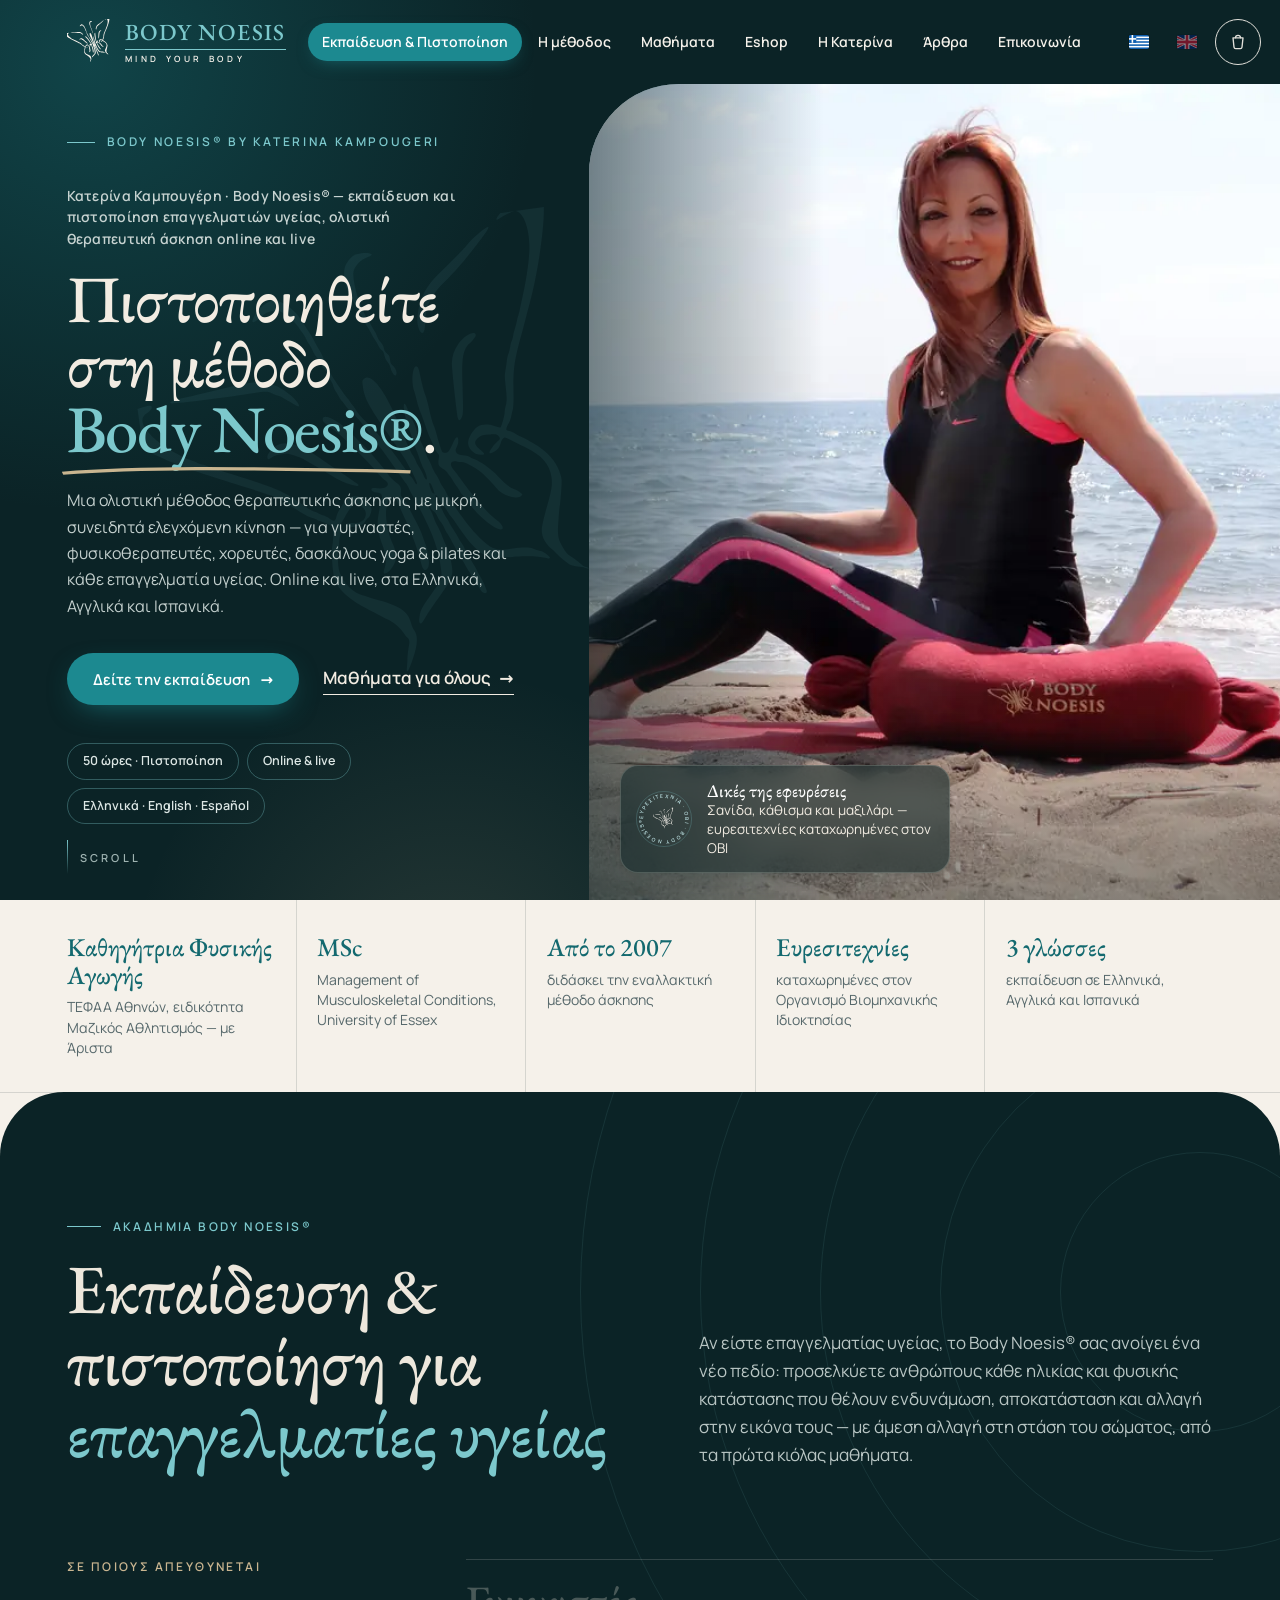
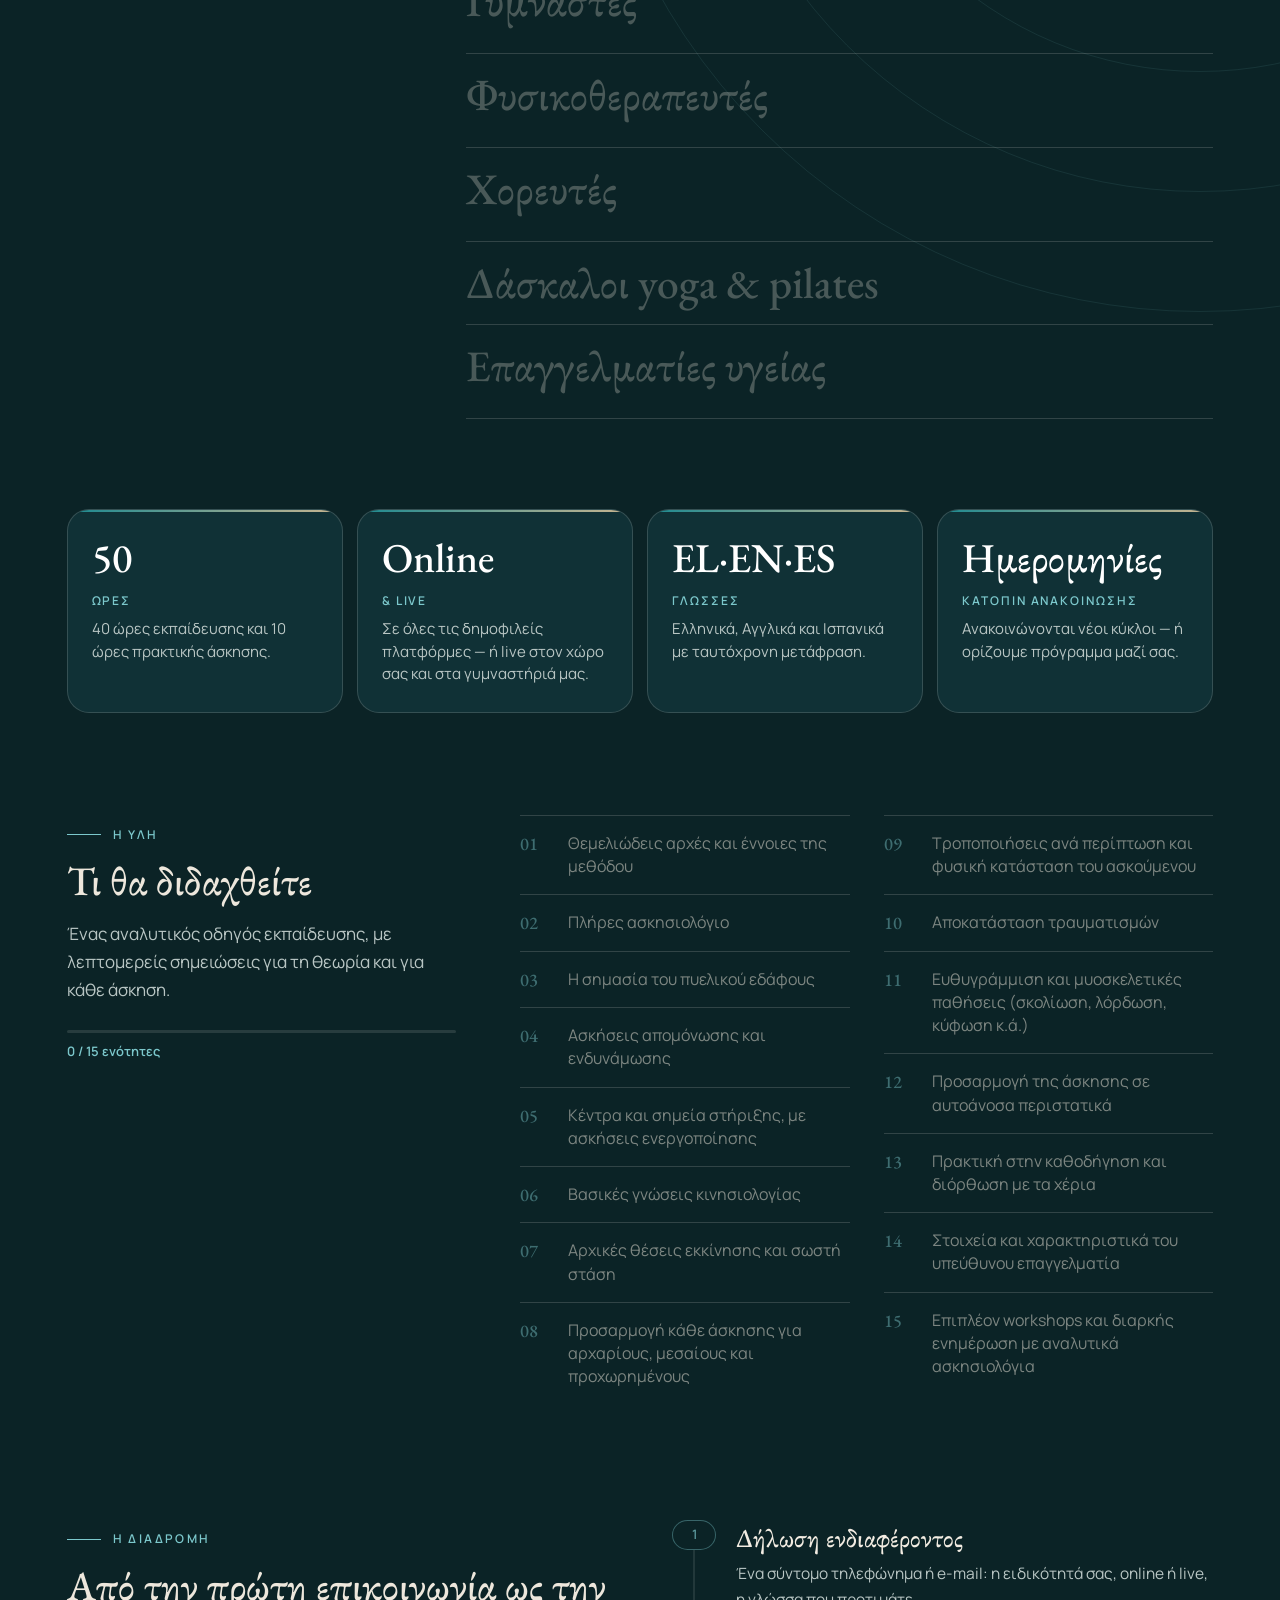
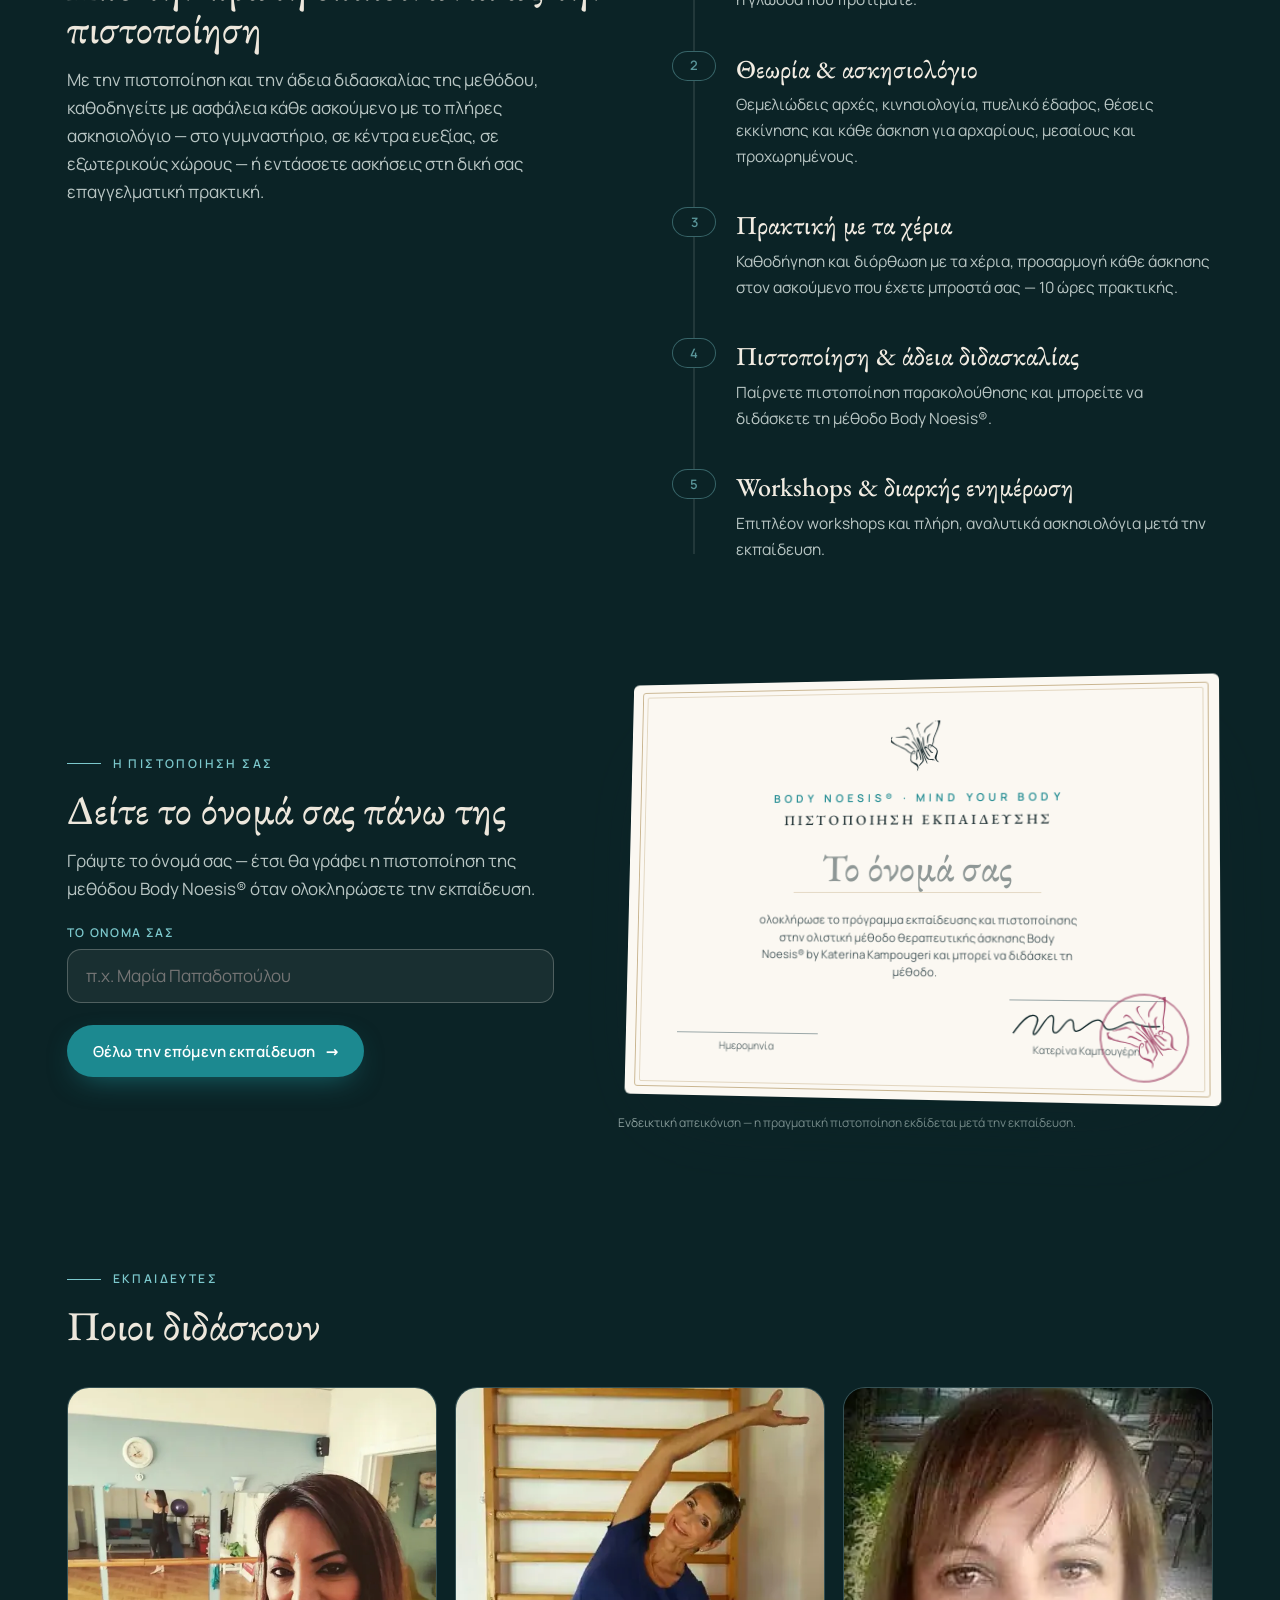
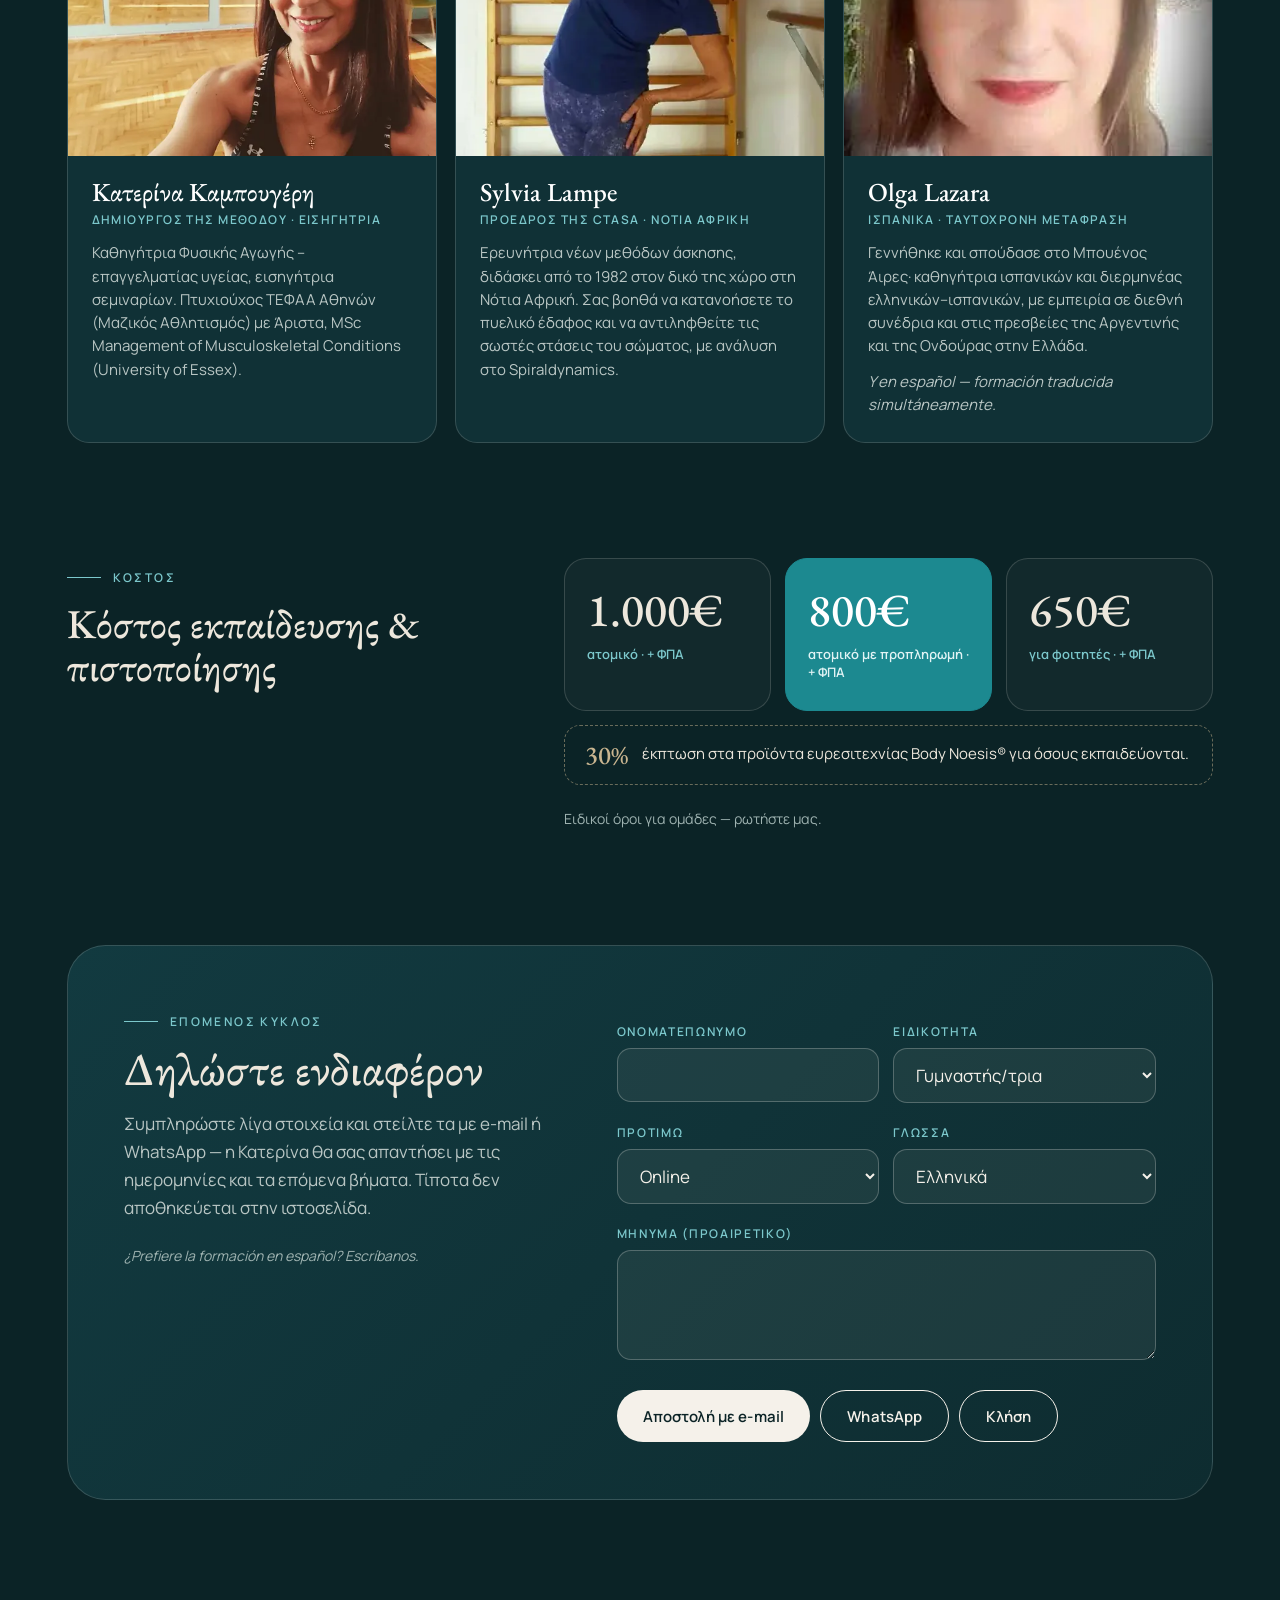
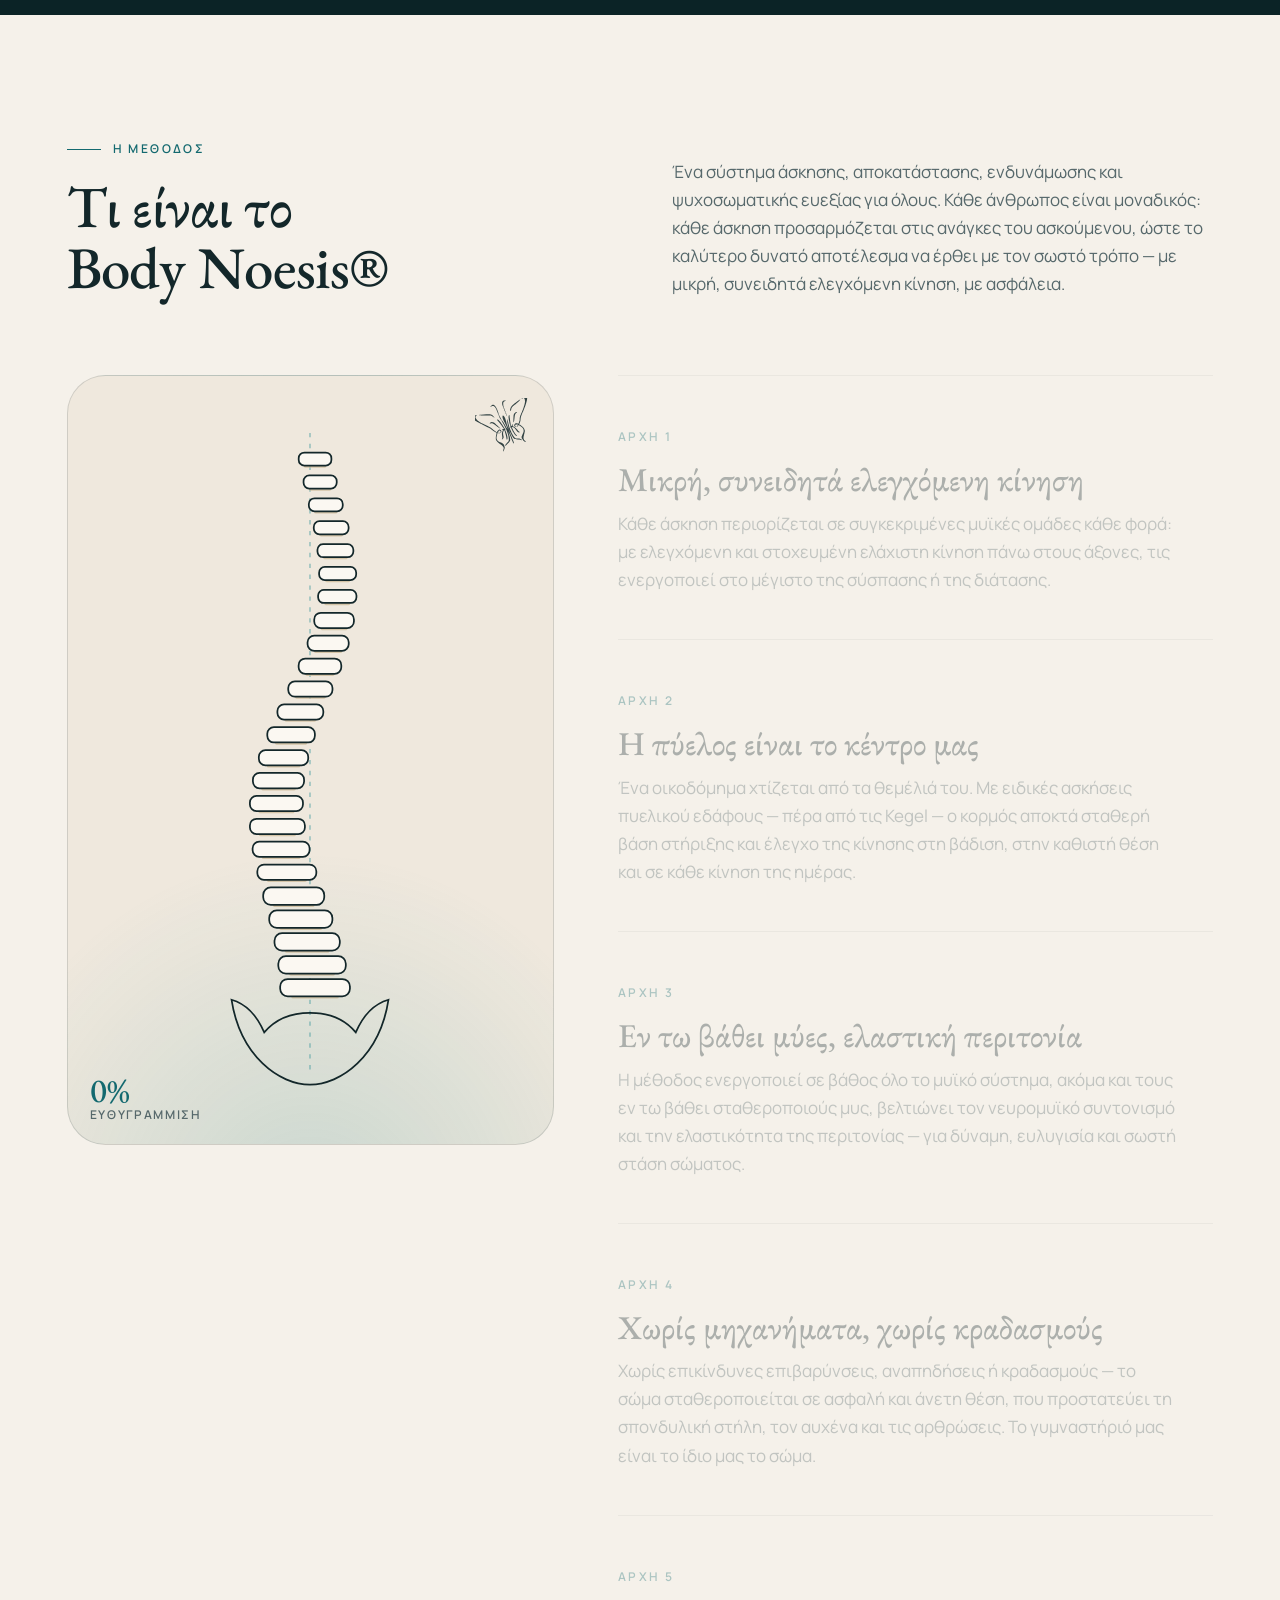
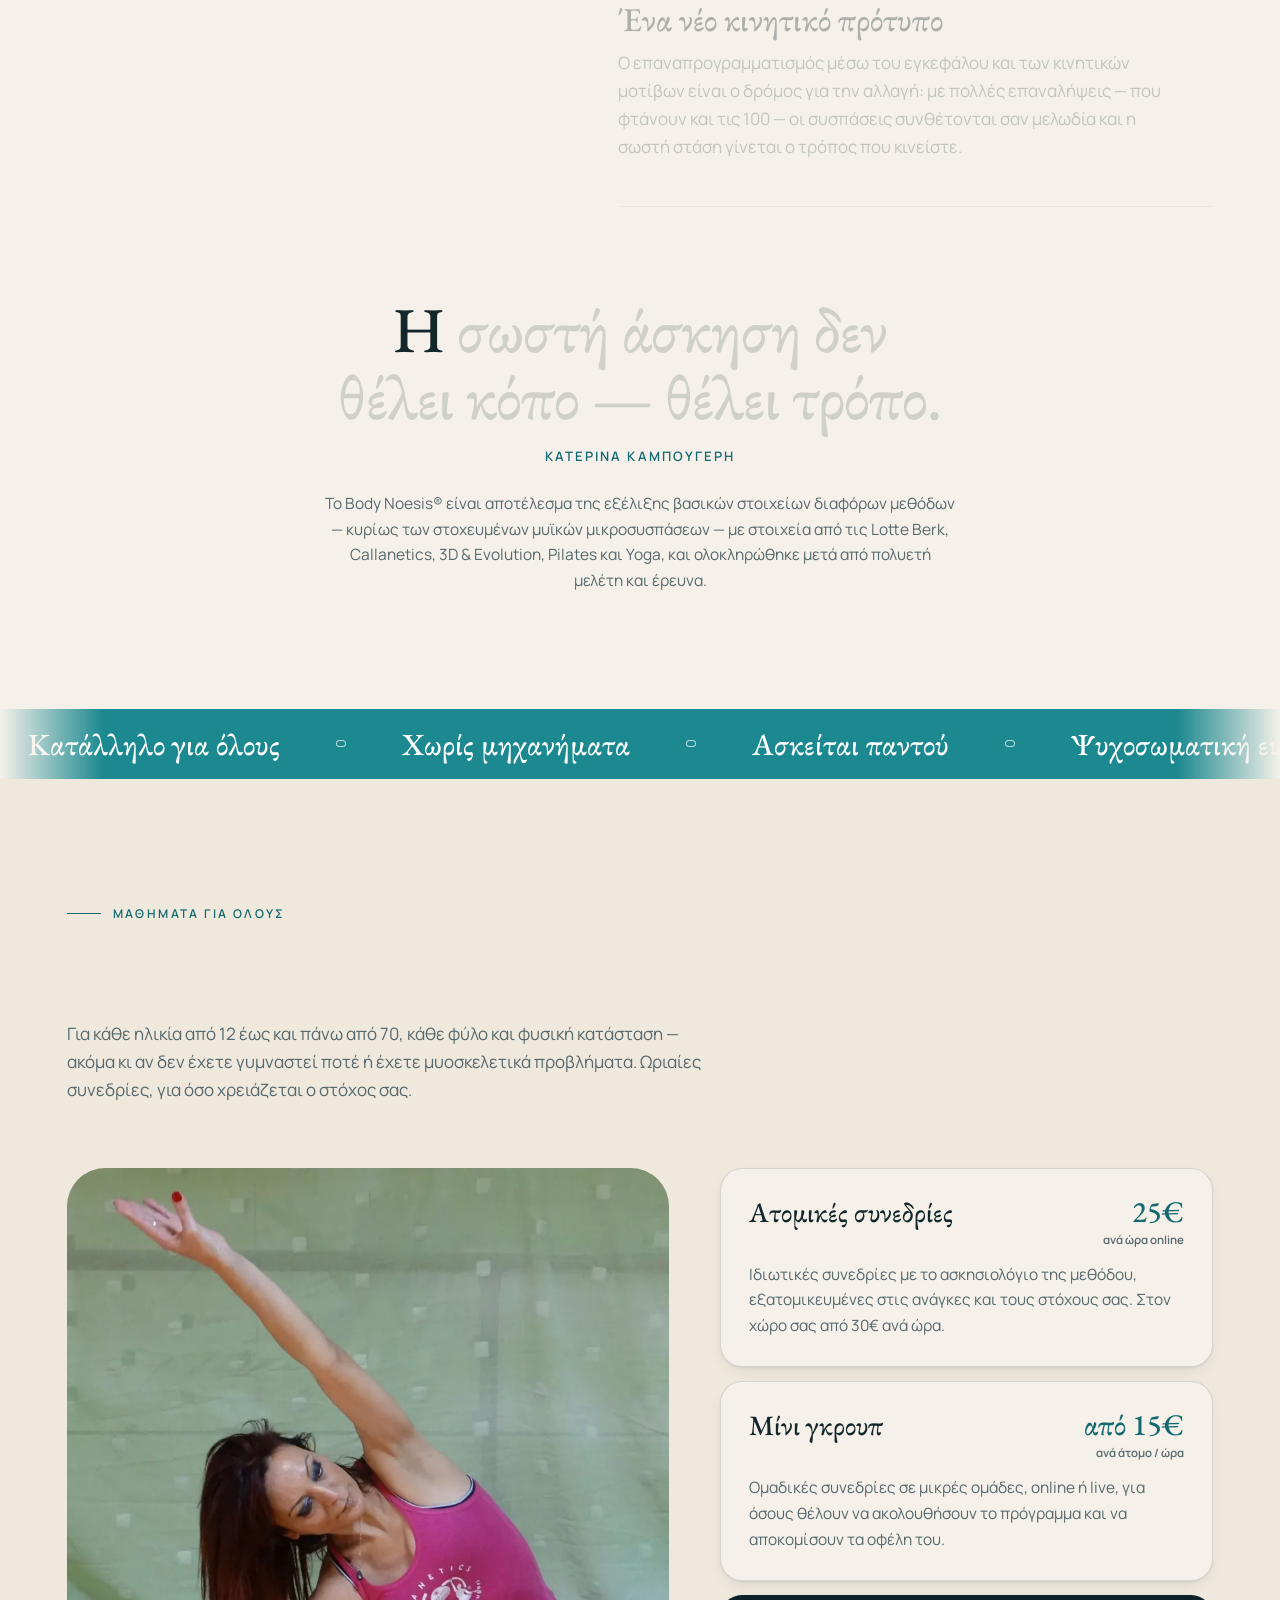
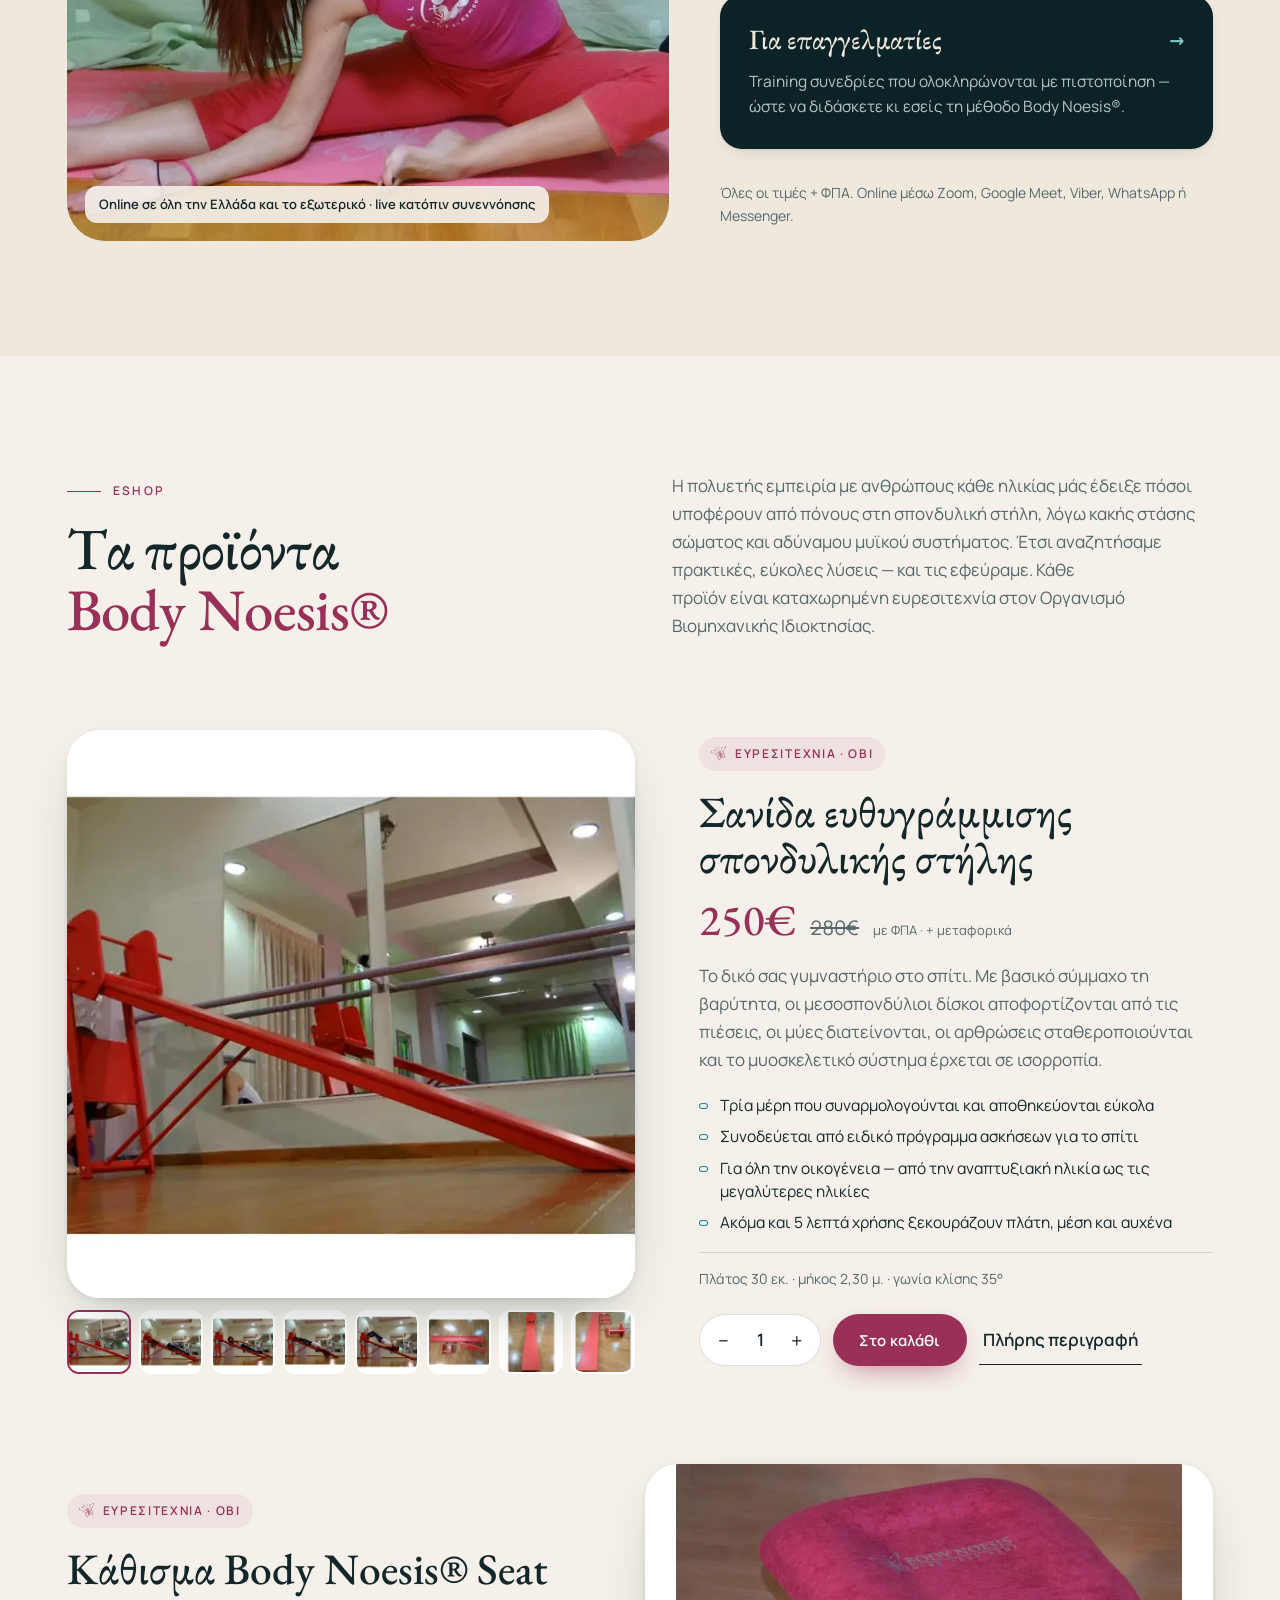
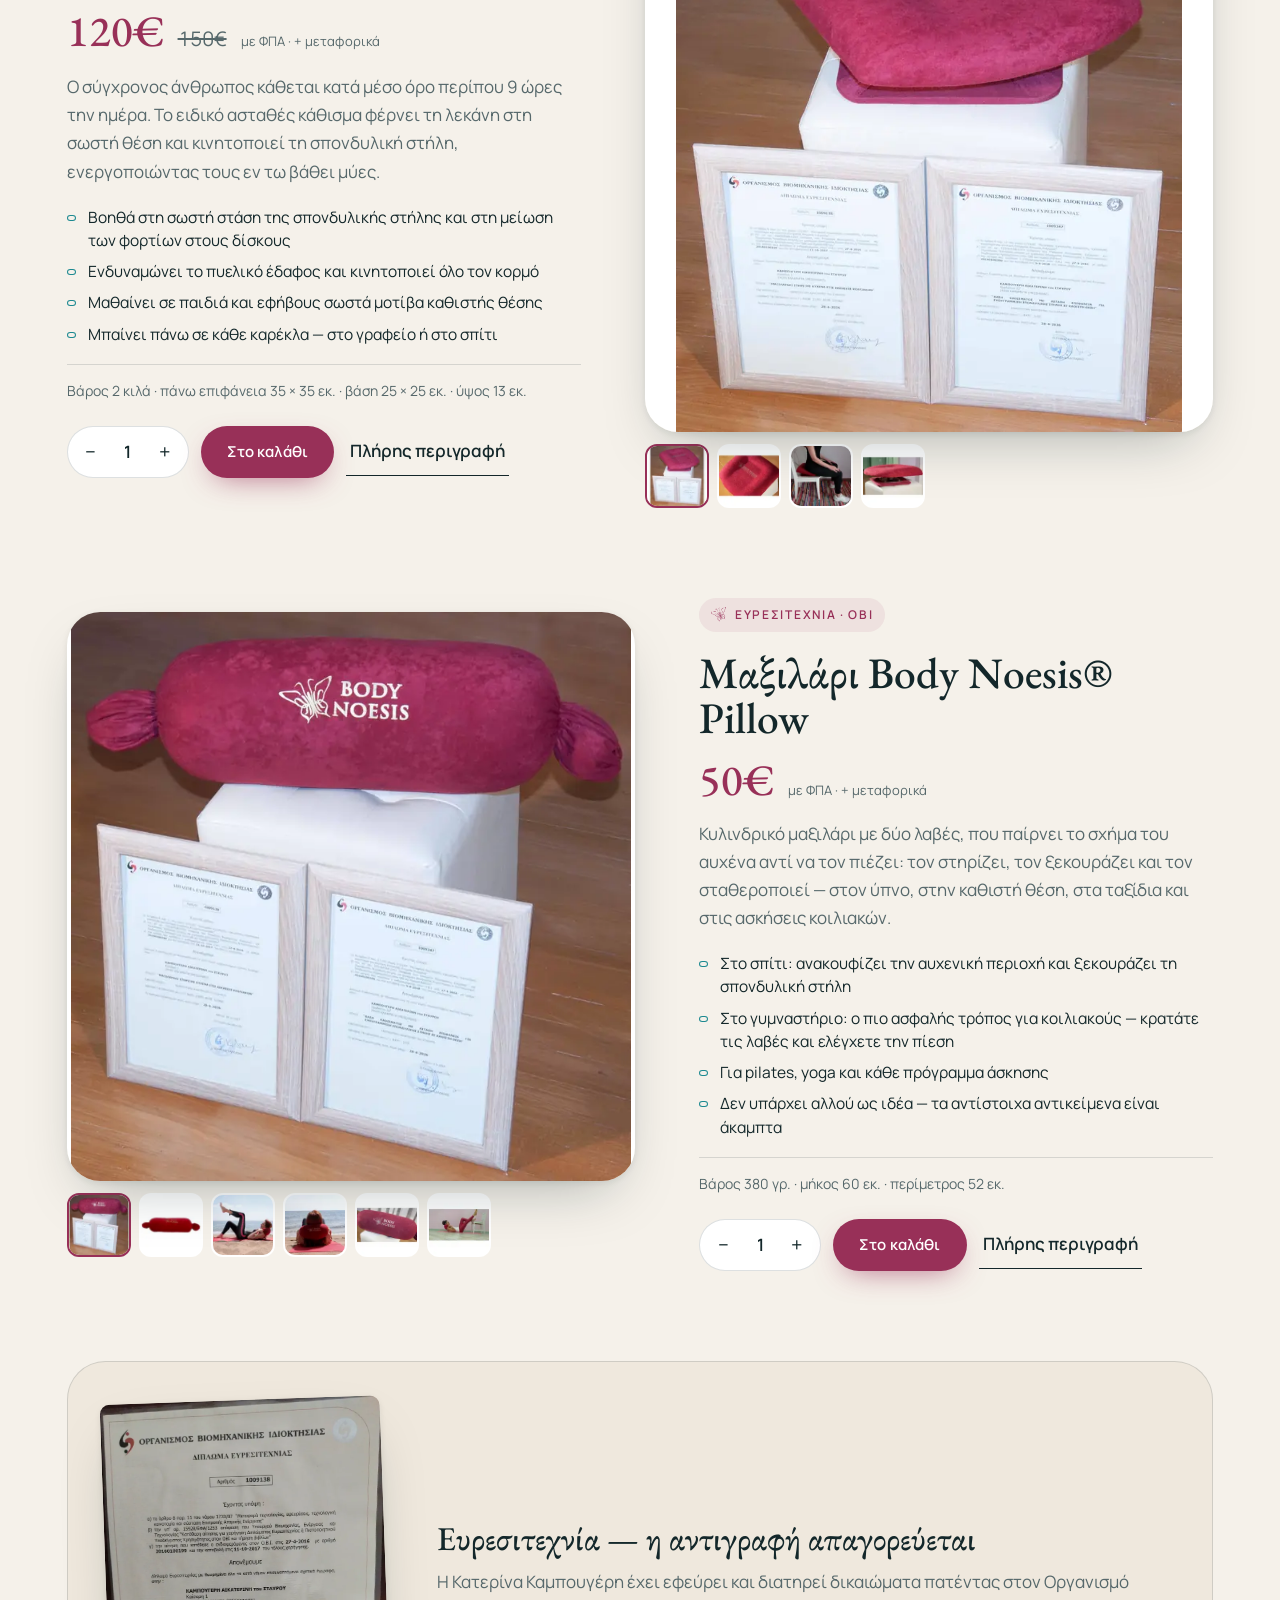
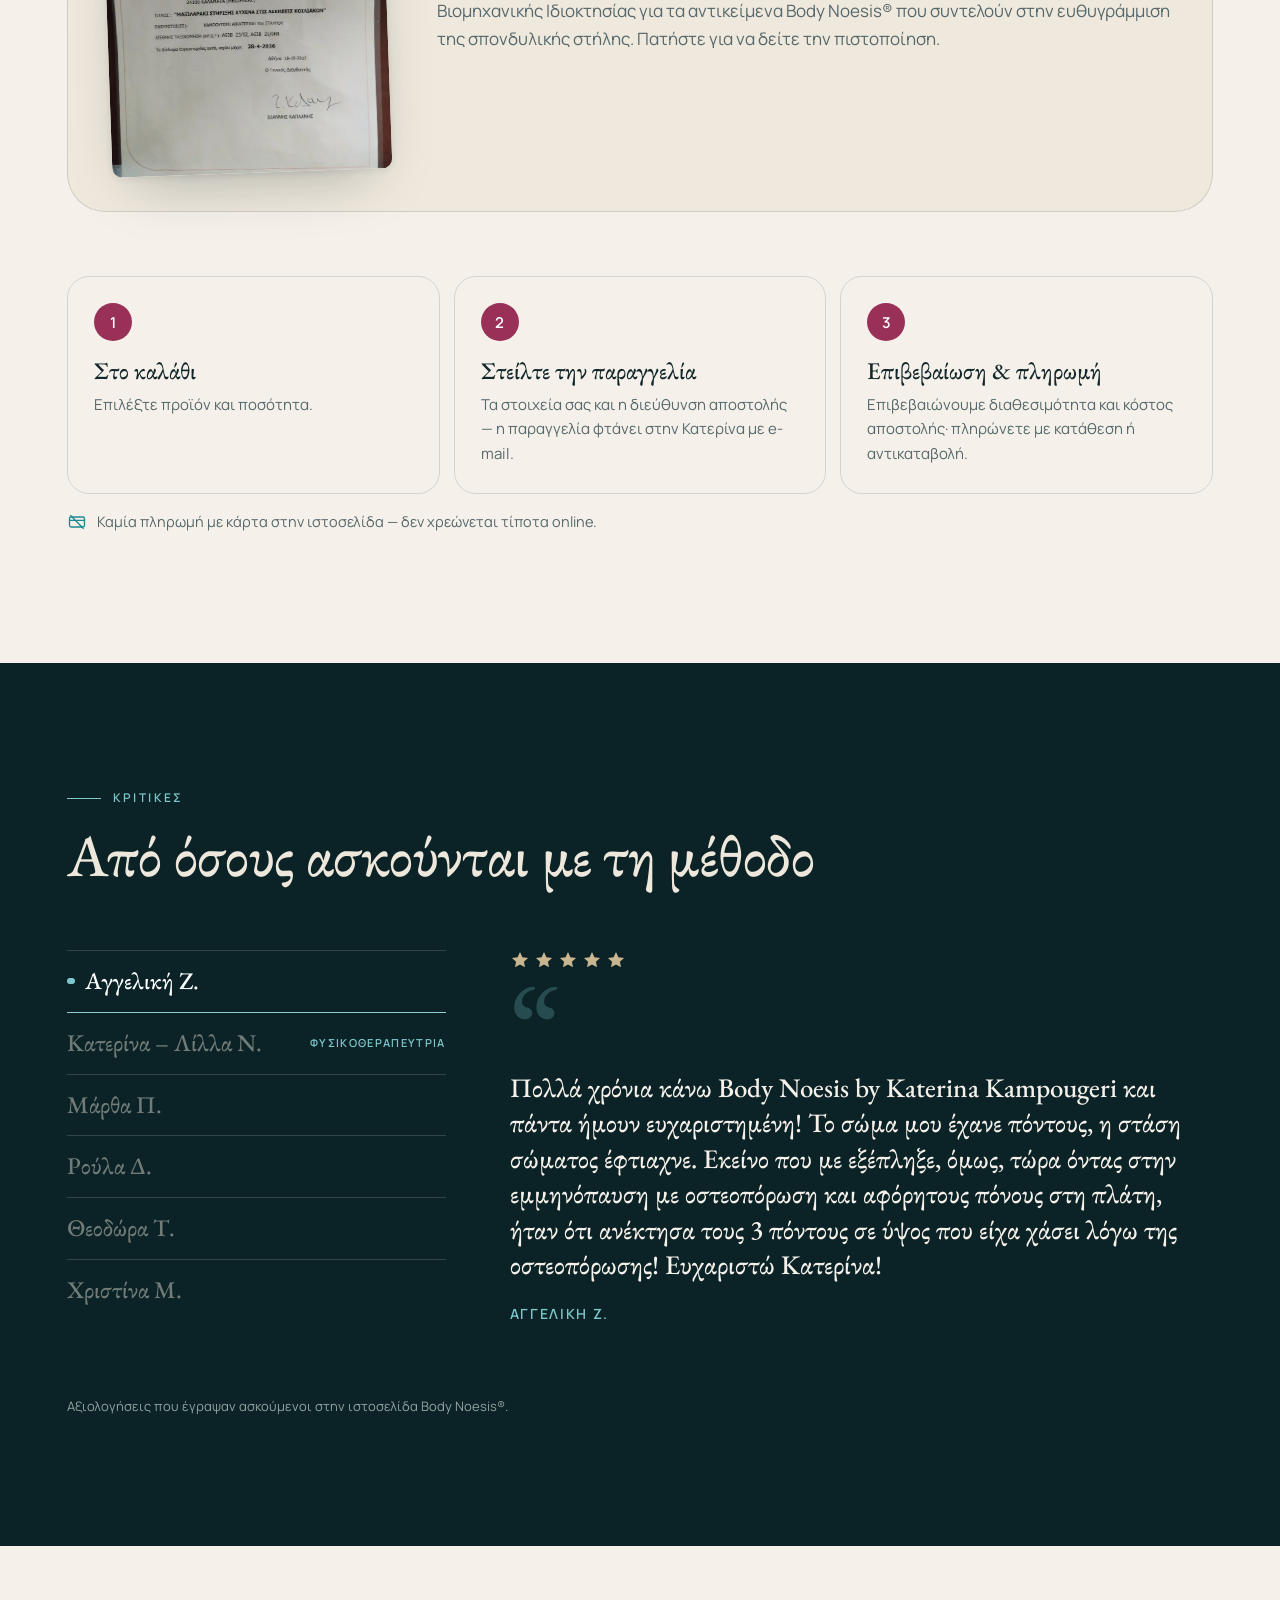
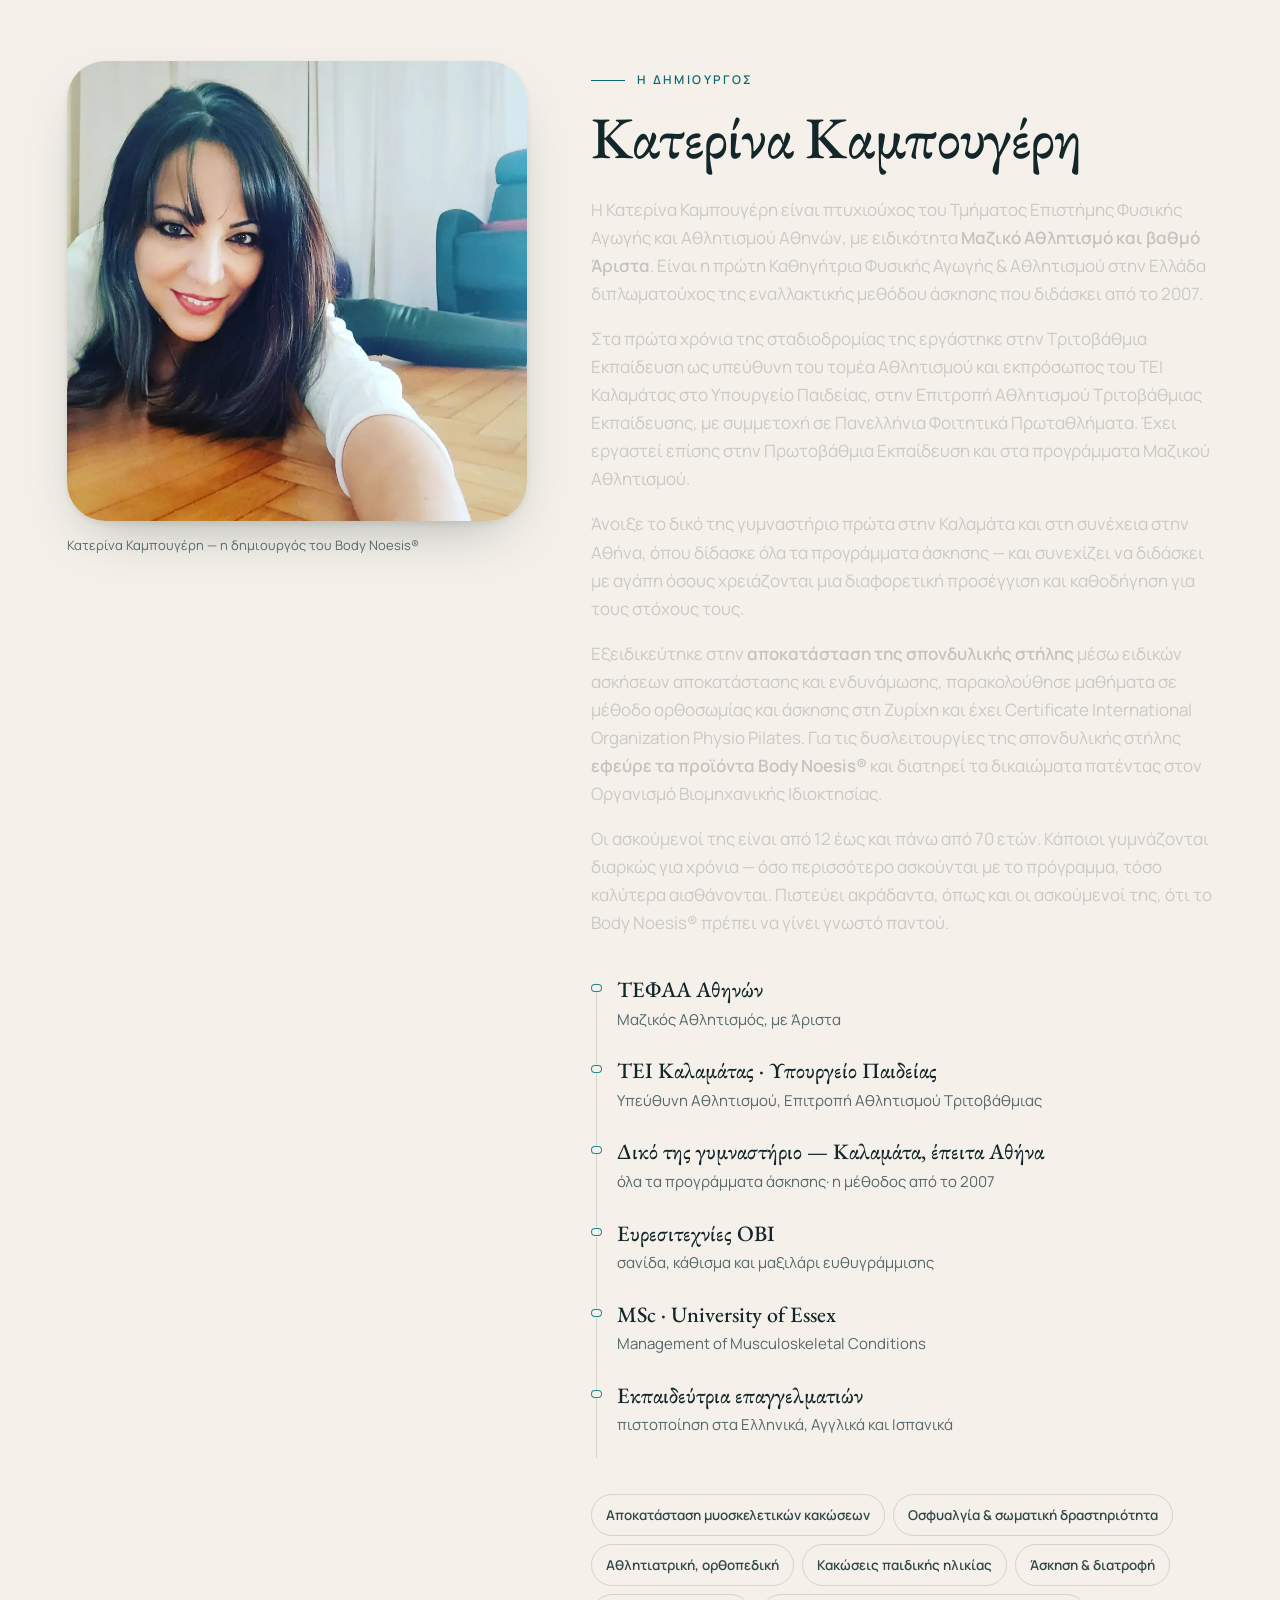
<file: index.html>
<!DOCTYPE html>
<html lang="el">
<head>
<meta charset="utf-8">
<meta name="viewport" content="width=device-width,initial-scale=1,viewport-fit=cover">
<title>Body Noesis® εκπαίδευση &amp; πιστοποίηση | Κατερίνα Καμπουγέρη</title>
<!-- advon-icons · favicon.py · made from assets/img/body-noesis-icon.svg · vce3b1644 -->
<link rel="icon" href="favicon.ico?v=ce3b1644" sizes="32x32">
<link rel="icon" href="assets/icons/favicon.svg?v=ce3b1644" type="image/svg+xml">
<link rel="icon" href="assets/icons/favicon-96.png?v=ce3b1644" type="image/png" sizes="96x96">
<link rel="icon" href="assets/icons/favicon-48.png?v=ce3b1644" type="image/png" sizes="48x48">
<link rel="apple-touch-icon" href="assets/icons/apple-touch-icon.png?v=ce3b1644">
<link rel="manifest" href="site.webmanifest?v=ce3b1644">
<!-- /advon-icons -->
<meta name="description" content="Body Noesis® της Κατερίνας Καμπουγέρη: εκπαίδευση &amp; πιστοποίηση για γυμναστές, φυσικοθεραπευτές &amp; επαγγελματίες υγείας, μαθήματα online &amp; live, eshop.">
<meta name="robots" content="index,follow,max-image-preview:large">
<meta name="msvalidate.01" content="B111344056B4F7484DEA53457F44A3C3">
<!-- advon-en -->
<link rel="canonical" href="https://bodynoesis.com/">
<link rel="alternate" hreflang="el" href="https://bodynoesis.com/">
<link rel="alternate" hreflang="en" href="https://bodynoesis.com/en">
<link rel="alternate" hreflang="x-default" href="https://bodynoesis.com/">
<script>try{localStorage.setItem("bn-lang","el")}catch(e){}</script>
<!-- /advon-en -->
<script id="advon-draft-guard">/* Advon: drafts stay out of Google; the real domain is untouched */(function(h){if(/(^|\.)(drafts\.advonmedia\.com|github\.io|netlify\.app)$/.test(h)){var m=document.createElement("meta");m.name="robots";m.content="noindex,nofollow";document.head.appendChild(m)}})(location.hostname)</script>
<meta property="og:url" content="https://bodynoesis.com/">
<meta name="theme-color" content="#0B2326">
<meta name="color-scheme" content="light only">
<meta property="og:type" content="website"><meta property="og:locale" content="el_GR"><meta property="og:locale:alternate" content="en_GB">
<meta property="og:site_name" content="Body Noesis®">
<meta property="og:title" content="Body Noesis® εκπαίδευση &amp; πιστοποίηση | Κατερίνα Καμπουγέρη"><meta property="og:description" content="Body Noesis® της Κατερίνας Καμπουγέρη: εκπαίδευση &amp; πιστοποίηση για γυμναστές, φυσικοθεραπευτές &amp; επαγγελματίες υγείας, μαθήματα online &amp; live, eshop.">
<meta property="og:image" content="https://bodynoesis.com/assets/img/katerina-kampougeri-body-noesis-paralia-maxilari-1600.webp"><meta property="og:image:width" content="1600"><meta property="og:image:height" content="1200">
<meta name="twitter:card" content="summary_large_image">
<script>(function(){var h=document.documentElement;h.classList.add('js');try{if(!sessionStorage.getItem('bn-in')&&!matchMedia('(prefers-reduced-motion:reduce)').matches&&!document.hidden)h.classList.add('bn-intro')}catch(e){}})()</script>
<link rel="preload" href="assets/fonts/eb-garamond-greek-500.woff2" as="font" type="font/woff2" crossorigin>
<style id="advon-fonts">@font-face{font-family:'EB Garamond';font-style:normal;font-weight:500;font-display:swap;src:url(assets/fonts/eb-garamond-greek-500.woff2) format('woff2');unicode-range:U+0370-0377,U+037A-037F,U+0384-038A,U+038C,U+038E-03A1,U+03A3-03FF}
@font-face{font-family:'EB Garamond';font-style:normal;font-weight:500;font-display:swap;src:url(assets/fonts/eb-garamond-latin-500.woff2) format('woff2');unicode-range:U+0000-00FF,U+0131,U+0152-0153,U+02BB-02BC,U+02C6,U+02DA,U+02DC,U+0304,U+0308,U+0329,U+2000-206F,U+20AC,U+2122,U+2191,U+2193,U+2212,U+2215,U+FEFF,U+FFFD}
@font-face{font-family:'Manrope';font-style:normal;font-weight:400;font-display:swap;src:url(assets/fonts/manrope-greek-400.woff2) format('woff2');unicode-range:U+0370-0377,U+037A-037F,U+0384-038A,U+038C,U+038E-03A1,U+03A3-03FF}
@font-face{font-family:'Manrope';font-style:normal;font-weight:400;font-display:swap;src:url(assets/fonts/manrope-latin-400.woff2) format('woff2');unicode-range:U+0000-00FF,U+0131,U+0152-0153,U+02BB-02BC,U+02C6,U+02DA,U+02DC,U+0304,U+0308,U+0329,U+2000-206F,U+20AC,U+2122,U+2191,U+2193,U+2212,U+2215,U+FEFF,U+FFFD}
@font-face{font-family:'Manrope';font-style:normal;font-weight:600;font-display:swap;src:url(assets/fonts/manrope-greek-600.woff2) format('woff2');unicode-range:U+0370-0377,U+037A-037F,U+0384-038A,U+038C,U+038E-03A1,U+03A3-03FF}
@font-face{font-family:'Manrope';font-style:normal;font-weight:600;font-display:swap;src:url(assets/fonts/manrope-latin-600.woff2) format('woff2');unicode-range:U+0000-00FF,U+0131,U+0152-0153,U+02BB-02BC,U+02C6,U+02DA,U+02DC,U+0304,U+0308,U+0329,U+2000-206F,U+20AC,U+2122,U+2191,U+2193,U+2212,U+2215,U+FEFF,U+FFFD}</style>
<style>:root{--paper:#F5F1EA;--paper2:#EFE8DD;--surf:#E7DED0;--ink:#13272A;--mut:#56686B;--teal:#1C8990;--tealt:#13696F;--tealL:#7CC8CC;--deep:#0B2326;--deep2:#103136;--sand:#C9B590;--rasp:#983058;--rasp2:#7C2347;--line:rgba(19,39,42,.14);--lineL:rgba(245,241,234,.16);
--fd:'EB Garamond',Georgia,'Noto Serif',serif;--fb:'Manrope',system-ui,-apple-system,'Segoe UI',sans-serif;
--g:clamp(20px,5.2vw,120px);--gx:max(var(--g),calc((100vw - 1920px)/2));--r:22px;--ease:cubic-bezier(.22,1,.36,1);--sh1:0 1px 2px rgba(11,35,38,.06),0 6px 18px -8px rgba(11,35,38,.18);--sh2:0 2px 6px rgba(11,35,38,.08),0 24px 60px -24px rgba(11,35,38,.35);--sh3:0 40px 90px -40px rgba(11,35,38,.6)}
*,*::before,*::after{box-sizing:border-box}
html{-webkit-text-size-adjust:100%;scroll-behavior:smooth;scroll-padding-top:90px;color-scheme:light only}
html,body{overflow-x:clip}
body{margin:0;background:var(--paper);color:var(--ink);font:400 17px/1.65 var(--fb);-webkit-font-smoothing:antialiased;-moz-osx-font-smoothing:grayscale;text-rendering:optimizeLegibility}
img,video,svg{display:block;max-width:100%}img{height:auto}
a{color:inherit}
button{font:inherit;color:inherit;cursor:pointer}
h1,h2,h3,h4{margin:0;font-weight:500}
p{margin:0 0 1em}
::selection{background:var(--teal);color:#fff}
.wrap{width:calc(100% - 2*var(--g));max-width:1920px;margin:0 auto}
.sk{position:absolute;left:-9999px;top:0}.sk:focus{left:12px;top:12px;z-index:200;background:#fff;padding:10px 14px;border-radius:10px}
.d{font-family:var(--fd);font-weight:500;letter-spacing:-.012em;line-height:1.04;text-wrap:balance}
.kick{display:inline-flex;align-items:center;gap:12px;font:600 12px/1 var(--fb);letter-spacing:.2em;text-transform:uppercase;color:var(--tealt)}
.kick::before{content:"";width:34px;height:1px;background:currentColor;transform-origin:left;transform:scaleX(var(--kx,1));transition:transform .7s var(--ease)}
.on-dark .kick,.kick.l{color:var(--tealL)}
h2.d{font-size:clamp(38px,4.6vw,78px);margin:18px 0 0}
.lead{font-size:clamp(17px,1.25vw,20px);color:var(--mut);max-width:64ch;text-wrap:pretty}
.on-dark{background:var(--deep);color:#EDE7DC}
.on-dark .lead{color:#B9C6C4}
.sec{padding:clamp(80px,9vw,150px) 0;position:relative}
.num{font-variant-numeric:tabular-nums lining-nums}
.btn{display:inline-flex;align-items:center;justify-content:center;gap:10px;min-height:52px;padding:0 26px;border-radius:999px;border:0;background:var(--teal);color:#fff;font:600 15px/1 var(--fb);letter-spacing:.01em;text-decoration:none;position:relative;overflow:hidden;isolation:isolate;transition:transform .25s var(--ease),background .25s,box-shadow .25s;box-shadow:0 10px 30px -12px rgba(28,137,144,.8)}
.btn::after{content:"";position:absolute;inset:0;background:linear-gradient(100deg,transparent 30%,rgba(255,255,255,.28) 50%,transparent 70%);transform:translateX(-120%);z-index:-1}
.btn:active{transform:scale(.97)}
.btn.sec2{background:transparent;color:inherit;border:1px solid currentColor;box-shadow:none}
.btn.rasp{background:var(--rasp);box-shadow:0 10px 30px -12px rgba(152,48,88,.75)}
.btn.light{background:#F5F1EA;color:var(--deep);box-shadow:none}
@media (hover:hover){.btn:hover{transform:translateY(-2px)}.btn:hover::after{transform:translateX(120%);transition:transform .8s var(--ease)}.btn.sec2:hover{background:rgba(28,137,144,.08)}}
.tl{display:inline-flex;align-items:center;gap:8px;font-weight:600;text-decoration:none;border-bottom:1px solid currentColor;padding-bottom:2px}
.tl span{transition:transform .25s var(--ease)}@media (hover:hover){.tl:hover span{transform:translateX(4px)}}
/* ---------- header */
.hd{position:fixed;inset:0 0 auto;z-index:60;height:84px;display:flex;align-items:center;transition:background .35s,box-shadow .35s,height .35s;color:#F5F1EA}
.hd::before{content:"";position:absolute;inset:0;background:rgba(245,241,234,.9);backdrop-filter:saturate(1.4) blur(14px);-webkit-backdrop-filter:saturate(1.4) blur(14px);opacity:0;transition:opacity .35s;box-shadow:0 1px 0 var(--line)}
.hd.solid{color:var(--ink);height:72px}.hd.solid::before{opacity:1}
.hd .wrap{display:flex;align-items:center;gap:22px;position:relative}
.brand{display:flex;align-items:center;gap:12px;text-decoration:none;flex:none}
.brand svg{width:46px;height:46px;color:currentColor;transition:transform .8s var(--ease)}
.hd.solid .brand svg{color:var(--ink)}
.wm{display:flex;flex-direction:column;line-height:1}
.wm b{font:500 23px/1 var(--fd);letter-spacing:.06em;color:var(--tealL);padding-bottom:5px;border-bottom:1px solid currentColor}
.hd.solid .wm b{color:var(--teal)}
.wm i{font:600 8.6px/1 var(--fb);font-style:normal;letter-spacing:.42em;margin-top:5px}
.nav{display:flex;gap:2px;margin-left:auto;align-items:center}
.nav a{font:600 14px/1 var(--fb);text-decoration:none;padding:12px 12px;border-radius:999px;position:relative;white-space:nowrap}
.nav a::after{content:"";position:absolute;left:12px;right:12px;bottom:6px;height:1px;background:currentColor;transform:scaleX(0);transform-origin:left;transition:transform .35s var(--ease)}
@media (hover:hover){.nav a:hover::after{transform:scaleX(1)}}
.nav{position:relative}.nav a{z-index:1;padding:12px 14px;transition:color .35s}
.nav .pill{position:absolute;left:0;top:50%;width:0;height:38px;border-radius:999px;background:var(--teal);box-shadow:0 6px 18px -8px rgba(28,137,144,.7);transform:translate(0,-50%);pointer-events:none;z-index:0;opacity:0}
.nav .pill.go{transition:transform .55s var(--ease),width .55s var(--ease),opacity .3s}
.nav a.on{color:#fff}.nav a.on::after{display:none}
.nav a.cur{background:var(--teal);color:#fff}.nav a.cur::after{display:none}
.hdr{display:flex;align-items:center;gap:6px}
.cartb{position:relative;width:46px;height:46px;border-radius:50%;border:1px solid currentColor;background:transparent;display:grid;place-items:center;opacity:.92}
.cartb svg{width:20px;height:20px}
.cartb .cn{position:absolute;top:-4px;right:-4px;min-width:20px;height:20px;padding:0 5px;border-radius:10px;background:var(--rasp);color:#fff;font:700 11px/20px var(--fb);text-align:center;transform:scale(0);transition:transform .35s cubic-bezier(.34,1.56,.64,1)}
.cartb .cn.on{transform:scale(1)}
.cartb.bump{animation:bump .5s cubic-bezier(.34,1.56,.64,1)}@keyframes bump{40%{transform:scale(1.18)}}
.flags{display:flex;gap:4px}
.flags button{width:44px;height:44px;border:0;background:transparent;border-radius:50%;display:grid;place-items:center;opacity:.55;transition:opacity .2s}
.flags button[aria-pressed=true]{opacity:1}
.fl{display:block;width:20px;height:14px;overflow:hidden;line-height:0;border-radius:2px;box-shadow:0 0 0 1px rgba(0,0,0,.12)}
.fl svg{display:block;width:100%;height:100%}
.burger{display:none;width:46px;height:46px;border:1px solid currentColor;border-radius:50%;background:transparent;position:relative}
.burger i{position:absolute;left:14px;right:14px;height:1.5px;background:currentColor;transition:transform .35s var(--ease),opacity .2s}
.burger i:nth-child(1){top:17px}.burger i:nth-child(2){top:22px}.burger i:nth-child(3){top:27px}
.mm{position:fixed;inset:0;z-index:90;background:var(--deep);color:#F5F1EA;display:flex;flex-direction:column;padding:96px var(--g) 40px;transform:translateY(-100%);transition:transform .55s var(--ease);visibility:hidden}
.mm.open{transform:none;visibility:visible}
.mm a{font:500 clamp(30px,8vw,44px)/1.25 var(--fd);text-decoration:none;padding:6px 0;border-bottom:1px solid var(--lineL)}
.mm .x{position:absolute;top:18px;right:var(--g);width:50px;height:50px;border-radius:50%;border:1px solid rgba(245,241,234,.5);background:transparent;color:#F5F1EA;font-size:26px;line-height:1}
.mm .mmf{margin-top:auto;display:flex;gap:10px;align-items:center;flex-wrap:wrap}
@media (max-width:1220px){.nav{display:none}.burger{display:block}.hdr{margin-left:auto}}
@media (max-width:520px){.wm i{display:none}.wm b{font-size:19px;border:0;padding:0}.brand svg{width:38px;height:38px}.hd .flags{display:none}.hd{height:70px}}
/* ---------- intro (vertebrae align, page opens) */
#intro{position:fixed;inset:0;z-index:300;pointer-events:none;display:none}
html.bn-intro #intro{display:block;pointer-events:auto}
#intro .bd{position:absolute;left:0;right:0;height:calc(100%/7 + 1px);background:var(--deep);transition:transform .9s cubic-bezier(.76,0,.24,1)}
#intro .vb{position:absolute;left:50%;top:50%;width:min(96px,18vw);height:46%;transform:translate(-50%,-50%)}
#intro .vb i{position:absolute;left:0;width:100%;height:calc(100%/7*.7);border-radius:40%/60%;border:1.5px solid var(--tealL);background:rgba(124,200,204,.08);transform:translateX(var(--x));transition:transform .9s cubic-bezier(.34,1.3,.5,1),background .5s}
#intro .ibf{position:absolute;left:50%;top:calc(27% - 70px);width:84px;height:84px;margin-left:-42px;color:#F5F1EA;opacity:0;transform:translateY(10px) scale(.8);transition:opacity .6s,transform .8s var(--ease)}
#intro .iw{position:absolute;left:0;right:0;top:calc(73% + 10px);text-align:center;color:#F5F1EA;opacity:0;transition:opacity .6s .1s}
#intro .iw b{display:block;font:500 28px/1 var(--fd);letter-spacing:.12em;color:var(--tealL)}#intro .iw small{display:block;margin-top:10px;font:600 10px/1 var(--fb);letter-spacing:.44em}
#intro.al .vb i{transform:none;background:rgba(124,200,204,.22)}
#intro.bf .ibf{opacity:1;transform:none}#intro.bf .iw{opacity:1}
#intro.go .bd:nth-child(odd){transform:translateX(-101%)}#intro.go .bd:nth-child(even){transform:translateX(101%)}
#intro.go .vb,#intro.go .ibf,#intro.go .iw{opacity:0;transition:opacity .35s}
/* ---------- hero */
.hero{position:relative;min-height:max(640px,100svh);display:grid;grid-template-columns:minmax(0,46fr) minmax(0,54fr);background:var(--deep);color:#F2ECE2;overflow:clip}
.hero-t{position:relative;z-index:2;padding:calc(84px + clamp(30px,5vh,70px)) clamp(28px,4vw,72px) clamp(40px,6vh,80px) var(--gx);display:flex;flex-direction:column;justify-content:center}
.hero-t .ey{font:600 12px/1.4 var(--fb);letter-spacing:.22em;text-transform:uppercase;color:var(--tealL);display:flex;align-items:center;gap:12px}
.hero-t .ey::before{content:"";width:28px;height:1px;background:currentColor}
.hero h1{font:600 14px/1.55 var(--fb);letter-spacing:.02em;color:#C7D3D1;margin:22px 0 0;max-width:46ch}
.hero .disp{font-family:var(--fd);font-weight:500;font-size:clamp(46px,5.2vw,96px);line-height:.98;letter-spacing:-.02em;margin:16px 0 0;text-wrap:balance}
.hero .disp em{font-style:normal;color:var(--tealL);position:relative;white-space:nowrap}
.hero .disp em svg{position:absolute;left:-2%;right:-2%;bottom:-.08em;width:104%;height:.22em;overflow:visible}
.hero .disp em path{stroke:var(--sand);stroke-width:2.2;fill:none;stroke-dasharray:1;stroke-dashoffset:1;transition:stroke-dashoffset 1.2s .9s var(--ease)}
.hero.in .disp em path{stroke-dashoffset:0}
.hero .sub{margin:26px 0 0;font-size:clamp(16px,1.15vw,19px);color:#C3CFCD;max-width:52ch;text-wrap:pretty}
.hero .cta{display:flex;align-items:center;gap:24px;flex-wrap:wrap;margin-top:34px}
.hero .chips{display:flex;flex-wrap:wrap;gap:8px;margin-top:38px;padding:0;list-style:none}
.hero .chips li{font:600 12.5px/1 var(--fb);padding:11px 15px;border-radius:999px;border:1px solid rgba(124,200,204,.35);color:#DCE6E4}
.w{display:inline-block;overflow:hidden;vertical-align:top;padding-bottom:.08em;margin-bottom:-.08em}
.w>span{display:inline-block;transform:translateY(105%);transition:transform 1s var(--ease);transition-delay:calc(var(--i)*70ms + .2s)}
.hero.in .w>span{transform:none}
.hero .fade{opacity:0;transform:translateY(14px);transition:opacity .8s var(--ease),transform .8s var(--ease);transition-delay:calc(var(--d,0)*1ms + .5s)}
.hero.in .fade{opacity:1;transform:none}
.hero-p{position:relative;z-index:1;margin-top:84px;border-top-left-radius:clamp(40px,7vw,140px);overflow:hidden;background:#173a3f}
.hero-p picture,.hero-p img{display:block;width:100%;height:100%}
.hero-p img{object-fit:cover;object-position:72% 34%;transform:scale(1.08);transition:transform 2.4s var(--ease)}
.hero.in .hero-p img{transform:scale(1);animation:kb 26s 2.4s ease-in-out infinite alternate}
@keyframes kb{to{transform:scale(1.045) translate(-.8%,-.5%)}}
.hero-p::after{content:"";position:absolute;inset:0;background:linear-gradient(90deg,rgba(11,35,38,.55),rgba(11,35,38,0) 34%),linear-gradient(0deg,rgba(11,35,38,.45),transparent 30%);pointer-events:none}
.hero-card{position:absolute;left:clamp(18px,2.4vw,36px);bottom:clamp(18px,3vh,36px);z-index:3;display:flex;gap:14px;align-items:center;max-width:330px;padding:14px 18px 14px 14px;border-radius:18px;background:rgba(11,35,38,.55);backdrop-filter:blur(12px);-webkit-backdrop-filter:blur(12px);border:1px solid rgba(245,241,234,.18);color:#F2ECE2;text-decoration:none;font-size:13.5px;line-height:1.4;box-shadow:var(--sh2);animation:bob 6s ease-in-out infinite}
.hero-card b{display:block;font:500 18px/1.2 var(--fd);color:#fff}
.hero-card .seal{flex:none;width:58px;height:58px}
@keyframes bob{50%{transform:translateY(-6px)}}
.hero-spine{position:absolute;left:calc(var(--gx) - 2px);top:0;bottom:0;width:1px;z-index:1;opacity:.5;pointer-events:none}
.hero-bg{position:absolute;inset:0;z-index:0;pointer-events:none;overflow:hidden}
.hero-bg .o{position:absolute;border-radius:50%;filter:none}
.hero-bg .o1{width:70vmax;height:70vmax;left:-28vmax;top:-30vmax;background:radial-gradient(closest-side,rgba(28,137,144,.32),transparent);animation:dr1 28s ease-in-out infinite alternate}
.hero-bg .o2{width:50vmax;height:50vmax;left:10vmax;bottom:-32vmax;background:radial-gradient(closest-side,rgba(201,181,144,.14),transparent);animation:dr2 34s ease-in-out infinite alternate}
@keyframes dr1{to{transform:translate(8vmax,6vmax)}}@keyframes dr2{to{transform:translate(-6vmax,-5vmax)}}
.hero-bg .bfw{position:absolute;right:56%;top:52%;width:min(36vw,520px);color:rgba(124,200,204,.07);transform:translate(10%,-50%) rotate(-8deg)}
.hero .scroll{position:absolute;left:var(--gx);bottom:26px;z-index:3;font:600 11px/1 var(--fb);letter-spacing:.3em;color:#9fb3b1;display:flex;align-items:center;gap:12px;text-transform:uppercase;transition:opacity .4s}
.hero .scroll i{width:1px;height:34px;background:linear-gradient(var(--tealL),transparent);animation:sc 2.2s ease-in-out infinite}
@keyframes sc{0%{transform:scaleY(0);transform-origin:top}50%{transform:scaleY(1);transform-origin:top}51%{transform-origin:bottom}100%{transform:scaleY(0);transform-origin:bottom}}
@media (max-width:1000px){
 .hero{grid-template-columns:1fr;min-height:0}
 .hero-p{order:-1;margin-top:70px;border-radius:0;aspect-ratio:4/3;height:auto}
 .hero-p img{object-position:50% 50%;animation:none!important;transform:none!important}
 .hero-p::after{background:linear-gradient(0deg,var(--deep),rgba(11,35,38,0) 26%)}
 .hero-t{padding:10px var(--g) 64px;margin-top:-34px}
 .hero-card{left:auto;right:12px;bottom:auto;top:12px;max-width:250px;padding:10px 12px;font-size:12px;animation:none}
 .hero-card .seal{width:44px;height:44px}.hero-card b{font-size:15px}
 .hero .scroll,.hero-spine{display:none}
}
@media (max-width:520px){.hero-card{display:none}.hero .disp{font-size:clamp(40px,11.4vw,56px)}}
/* ---------- proof */
.proof{border-bottom:1px solid var(--line);background:var(--paper)}
.proof ul{list-style:none;margin:0;padding:0;display:grid;grid-template-columns:repeat(5,minmax(0,1fr))}
.proof li{padding:34px clamp(14px,1.6vw,28px);border-left:1px solid var(--line);opacity:0;transform:translateY(16px) rotateX(-40deg);transform-origin:50% 100%;transition:opacity .6s,transform .8s var(--ease);transition-delay:calc(var(--i)*70ms)}
.proof li:first-child{border-left:0;padding-left:0}
.proof.in li{opacity:1;transform:none}
.proof b{display:block;font:500 clamp(24px,2vw,32px)/1.08 var(--fd);color:var(--tealt)}
.proof span{display:block;margin-top:8px;font-size:14px;color:var(--mut);line-height:1.45}
@media (max-width:1000px){.proof ul{grid-template-columns:repeat(2,minmax(0,1fr))}.proof li{border-left:0;border-top:1px solid var(--line);padding:24px 14px 24px 0}.proof li:first-child{grid-column:1/-1}}
/* ---------- academy */
.acad{background:var(--deep);color:#EDE7DC;border-radius:clamp(36px,5vw,72px) clamp(36px,5vw,72px) 0 0;margin-top:-1px;overflow:clip;position:relative}
.acad .amb{position:absolute;inset:0;pointer-events:none;overflow:hidden}
.acad .amb i{position:absolute;border-radius:50%;border:1px solid rgba(124,200,204,.1)}
.a-head{display:grid;grid-template-columns:minmax(0,1.05fr) minmax(0,.95fr);gap:clamp(30px,5vw,96px);align-items:end}
.a-head h2{font-size:clamp(42px,5.4vw,96px)}
.a-head h2 em{font-style:normal;color:var(--tealL)}
.a-head .lead{margin:0}
.who{margin:clamp(56px,7vw,110px) 0 0;display:grid;grid-template-columns:minmax(0,.62fr) minmax(0,1.38fr);gap:clamp(30px,5vw,96px);align-items:start}
.who h3{font:600 12px/1.4 var(--fb);letter-spacing:.2em;text-transform:uppercase;color:var(--sand)}
.who ul{list-style:none;margin:0;padding:0}
.who li{display:flex;align-items:baseline;justify-content:space-between;gap:20px;padding:18px 0;border-top:1px solid var(--lineL);font:500 clamp(28px,3.4vw,58px)/1.05 var(--fd);color:rgba(237,231,220,.28);transition:color .6s,padding .6s var(--ease)}
.who li:last-child{border-bottom:1px solid var(--lineL)}
.who li small{font:600 12px/1.3 var(--fb);letter-spacing:.08em;color:var(--tealL);opacity:0;transition:opacity .6s;text-align:right;max-width:24ch}
.who li.lit{color:#F2ECE2;padding-left:clamp(0px,1.4vw,24px)}.who li.lit small{opacity:1}
.fmt{margin-top:clamp(56px,7vw,110px);display:grid;grid-template-columns:repeat(4,minmax(0,1fr));gap:14px}
.fmt div{padding:28px 24px 26px;border-radius:var(--r);background:var(--deep2);border:1px solid var(--lineL);position:relative;overflow:hidden;transform:translateY(30px) scale(.96);opacity:0;transition:transform .8s var(--ease),opacity .6s;transition-delay:calc(var(--i)*80ms)}
.fmt.in div{transform:none;opacity:1}
.fmt b{display:block;font:500 clamp(36px,3.2vw,52px)/1 var(--fd);color:#fff}
.fmt span{display:block;margin-top:14px;font:600 12px/1.3 var(--fb);letter-spacing:.16em;text-transform:uppercase;color:var(--tealL)}
.fmt p{margin:10px 0 0;font-size:15px;color:#B9C6C4;line-height:1.5}
.fmt div::before{content:"";position:absolute;left:0;top:0;height:2px;width:100%;background:linear-gradient(90deg,var(--teal),var(--sand));transform:scaleX(0);transform-origin:left;transition:transform 1s var(--ease);transition-delay:calc(var(--i)*80ms + .3s)}
.fmt.in div::before{transform:scaleX(1)}
.syl{margin-top:clamp(70px,8vw,130px);display:grid;grid-template-columns:minmax(0,.72fr) minmax(0,1.28fr);gap:clamp(30px,5vw,96px)}
.syl .st{position:sticky;top:110px;align-self:start}
.syl h3{font:500 clamp(32px,3.2vw,54px)/1.05 var(--fd)}
.syl .st p{color:#B9C6C4;margin-top:18px}
.syl .bar{margin-top:26px;height:3px;border-radius:3px;background:rgba(245,241,234,.12);overflow:hidden}
.syl .bar i{display:block;height:100%;width:100%;background:linear-gradient(90deg,var(--teal),var(--tealL));transform:scaleX(var(--p,0));transform-origin:left}
.syl .cnt{margin-top:12px;font:600 13px/1 var(--fb);color:var(--tealL)}
.syl ol{list-style:none;margin:0;padding:0;columns:2;column-gap:34px;counter-reset:m}
.syl li{break-inside:avoid;counter-increment:m;display:grid;grid-template-columns:44px minmax(0,1fr);gap:4px;padding:16px 0 16px;border-top:1px solid var(--lineL);font-size:16px;line-height:1.45;color:rgba(237,231,220,.5);transition:color .5s}
.syl li::before{content:counter(m,decimal-leading-zero);font:500 18px/1.3 var(--fd);color:rgba(124,200,204,.45);transition:color .5s}
.syl li.lit{color:#F2ECE2}.syl li.lit::before{color:var(--tealL)}
/* path */
.path{margin-top:clamp(80px,9vw,140px);display:grid;grid-template-columns:minmax(0,1fr) minmax(0,1fr);gap:clamp(30px,5vw,96px)}
.path h3{font:500 clamp(32px,3.2vw,54px)/1.05 var(--fd)}
.road{position:relative;padding-left:64px}
.road .ln{position:absolute;left:21px;top:8px;bottom:8px;width:2px;background:rgba(245,241,234,.1)}
.road .ln i{position:absolute;inset:0;background:linear-gradient(var(--tealL),var(--teal));transform:scaleY(var(--p,0));transform-origin:top}
.road .st2{position:relative;padding:4px 0 38px}
.road .st2:last-child{padding-bottom:0}
.road .dot{position:absolute;left:-64px;top:0;width:44px;height:30px;border-radius:44%/62%;border:1.5px solid rgba(124,200,204,.4);background:var(--deep);display:grid;place-items:center;font:600 13px/1 var(--fb);color:rgba(124,200,204,.7);transition:all .5s cubic-bezier(.34,1.56,.64,1)}
.road .st2.lit .dot{background:var(--teal);border-color:var(--teal);color:#fff;transform:scale(1.08)}
.road h4{font:500 26px/1.15 var(--fd);color:#F2ECE2}
.road p{margin:8px 0 0;color:#B9C6C4;font-size:15.5px}
/* certificate */
.cert-w{margin-top:clamp(80px,9vw,140px);display:grid;grid-template-columns:minmax(0,.9fr) minmax(0,1.1fr);gap:clamp(30px,5vw,96px);align-items:center}
.cert-w h3{font:500 clamp(32px,3.2vw,54px)/1.05 var(--fd)}
.cert-w .lead{margin-top:16px}
.field{display:block;margin-top:24px}
.field span{display:block;font:600 12px/1 var(--fb);letter-spacing:.14em;text-transform:uppercase;color:var(--tealL);margin-bottom:10px}
.field input,.field select,.field textarea{width:100%;min-height:54px;padding:14px 18px;border-radius:14px;border:1px solid rgba(245,241,234,.25);background:rgba(245,241,234,.06);color:#F5F1EA;font:500 17px/1.3 var(--fb);outline:none;transition:border-color .2s,background .2s}
.field textarea{min-height:110px;resize:vertical}
.field select option{color:#13272A}
.field input:focus,.field select:focus,.field textarea:focus{border-color:var(--tealL);background:rgba(245,241,234,.1)}
.cert{position:relative;aspect-ratio:1.414/1;border-radius:6px;background:#FBF8F2;color:#1F3134;padding:clamp(18px,3.4%,44px);box-shadow:var(--sh3);transform:perspective(1400px) rotateY(var(--ry,-8deg)) rotateX(var(--rx,4deg));transition:transform .6s var(--ease);overflow:hidden}
.cert::before{content:"";position:absolute;inset:clamp(8px,1.6%,16px);border:1px solid #C9B590;border-radius:3px;pointer-events:none}
.cert::after{content:"";position:absolute;inset:calc(clamp(8px,1.6%,16px) + 5px);border:1px solid rgba(201,181,144,.5);border-radius:2px;pointer-events:none}
.cert .ci{position:relative;height:100%;display:flex;flex-direction:column;align-items:center;justify-content:space-between;text-align:center;padding:4% 6%}
.cert .cbf{width:11%;color:#1F3134}
.cert .ctt{font:600 clamp(8px,.85vw,12px)/1 var(--fb);letter-spacing:.38em;color:var(--teal)}
.cert .cn2{font:500 clamp(10px,1.1vw,15px)/1.2 var(--fd);letter-spacing:.2em;text-transform:uppercase}
.cert .nm{font:500 clamp(22px,3vw,46px)/1.1 var(--fd);color:#0B2326;min-height:1.1em;border-bottom:1px solid #C9B590;padding:0 6% 4px;transition:opacity .2s}
.cert .tx{font-size:clamp(9px,.9vw,13px);line-height:1.5;color:#4C5D60;max-width:46ch}
.cert .sg{display:flex;justify-content:space-between;width:100%;align-items:flex-end;font-size:clamp(8px,.8vw,11px);color:#5c6b6d}
.cert .sg div{border-top:1px solid #9aa7a8;padding-top:4px;min-width:30%}
.cert .sg svg{width:clamp(80px,12vw,150px);height:auto;margin:0 auto -2px;stroke:#0B2326;fill:none;stroke-width:1.4;stroke-dasharray:1;stroke-dashoffset:1;transition:stroke-dashoffset 2s var(--ease)}
.cert.in .sg svg{stroke-dashoffset:0}
.cert .stamp{position:absolute;right:5%;bottom:5%;width:clamp(48px,7vw,86px);aspect-ratio:1;border-radius:50%;border:2px solid rgba(152,48,88,.55);color:rgba(152,48,88,.75);display:grid;place-items:center;transform:rotate(-14deg) scale(1.6);opacity:0;transition:transform .6s cubic-bezier(.34,1.56,.64,1) 1.2s,opacity .3s 1.2s}
.cert.in .stamp{transform:rotate(-14deg);opacity:1}
.cert .stamp svg{width:84%;height:84%}
.cert-note{margin-top:14px;font-size:12px;color:#8FA3A1}
/* team */
.team{margin-top:clamp(80px,9vw,140px)}
.team h3{font:500 clamp(32px,3.2vw,54px)/1.05 var(--fd);max-width:20ch}
.tg{display:grid;grid-template-columns:repeat(3,minmax(0,1fr));gap:18px;margin-top:40px}
.tc{border-radius:var(--r);background:var(--deep2);border:1px solid var(--lineL);overflow:hidden;display:flex;flex-direction:column}
.tc figure{margin:0;aspect-ratio:1/1;overflow:hidden;background:#1a3c41}
.tc img{width:100%;height:100%;object-fit:cover;transition:transform 1.2s var(--ease)}
@media (hover:hover){.tc:hover img{transform:scale(1.04)}}
.tc div{padding:22px 24px 26px}
.tc b{display:block;font:500 26px/1.1 var(--fd);color:#fff}
.tc small{display:block;margin-top:6px;font:600 12px/1.4 var(--fb);letter-spacing:.12em;text-transform:uppercase;color:var(--tealL)}
.tc p{margin:12px 0 0;font-size:15px;color:#B9C6C4;line-height:1.55}
.tc.es{lang:es}
/* price */
.price{margin-top:clamp(80px,9vw,140px);display:grid;grid-template-columns:minmax(0,.8fr) minmax(0,1.2fr);gap:clamp(30px,5vw,96px);align-items:start}
.price h3{font:500 clamp(32px,3.2vw,54px)/1.05 var(--fd)}
.pg{display:grid;grid-template-columns:repeat(3,minmax(0,1fr));gap:14px}
.pc{padding:28px 22px;border-radius:var(--r);border:1px solid var(--lineL);background:rgba(245,241,234,.03);text-align:left}
.pc.hi{background:var(--teal);border-color:var(--teal);color:#fff}
.pc b{display:block;font:500 clamp(40px,3.6vw,58px)/1 var(--fd)}
.pc span{display:block;margin-top:12px;font:600 13px/1.4 var(--fb);color:var(--tealL)}
.pc.hi span{color:#E2F4F5}
.pnote{grid-column:1/-1;margin:8px 0 0;font-size:14px;color:#9FB3B1}
.perk{grid-column:1/-1;display:flex;align-items:center;gap:14px;padding:16px 20px;border-radius:16px;border:1px dashed rgba(201,181,144,.5);color:#EDE7DC;font-size:15px}
.perk b{font:500 26px/1 var(--fd);color:var(--sand)}
.enq{margin-top:clamp(80px,9vw,140px);border-radius:clamp(26px,3vw,44px);background:linear-gradient(135deg,#123a40,#0e2c30);border:1px solid var(--lineL);padding:clamp(28px,4.4vw,70px);display:grid;grid-template-columns:minmax(0,.9fr) minmax(0,1.1fr);gap:clamp(24px,4vw,70px);position:relative;overflow:hidden}
.enq h3{font:500 clamp(34px,3.6vw,60px)/1.03 var(--fd)}
.enq .fgr{display:grid;grid-template-columns:minmax(0,1fr) minmax(0,1fr);gap:0 14px}
.enq .fgr .full{grid-column:1/-1}
.enq .bts{display:flex;gap:10px;flex-wrap:wrap;margin-top:22px}
.es-l{margin-top:22px;font-size:14px;color:#9FB3B1;font-style:italic}
@media (max-width:600px){.fmt{gap:10px}.fmt div{padding:22px 16px}.fmt b{font-size:clamp(26px,7.6vw,34px)}}
@media (max-width:1000px){.a-head,.who,.syl,.path,.cert-w,.price,.enq{grid-template-columns:1fr}.fmt{grid-template-columns:repeat(2,minmax(0,1fr))}.syl ol{columns:1}.syl .st{position:static}.tg{grid-template-columns:1fr}.pg{grid-template-columns:1fr}.enq .fgr{grid-template-columns:1fr}.who li small{display:none}}
@media (min-width:600px) and (max-width:1000px){.tg{grid-template-columns:repeat(2,minmax(0,1fr))}.tg .tc:last-child{grid-column:1/-1}.tg .tc:last-child figure{aspect-ratio:16/9}}
/* ---------- method (spine) */
.meth{background:var(--paper)}
.m-head{display:grid;grid-template-columns:minmax(0,1fr) minmax(0,1fr);gap:clamp(30px,5vw,96px);align-items:end}
.m-head .lead{margin:0}
.mstage{margin-top:clamp(50px,6vw,90px);display:grid;grid-template-columns:minmax(0,.9fr) minmax(0,1.1fr);gap:clamp(30px,5vw,96px)}
.sp-w{position:sticky;top:96px;align-self:start;height:calc(100svh - 130px);min-height:520px;max-height:860px;border-radius:clamp(26px,3vw,44px);background:radial-gradient(120% 80% at 50% 110%,rgba(28,137,144,.18),transparent 60%),var(--paper2);border:1px solid var(--line);overflow:hidden;display:flex;align-items:center;justify-content:center}
.sp-w svg.sp{height:88%;width:auto;overflow:visible}
.sp-w .vt{fill:#FBF8F2;stroke:var(--ink);stroke-width:1.6}
.sp-w .vt.on{fill:var(--teal);stroke:var(--tealt)}
.sp-w .disc{fill:var(--sand);opacity:.7}
.sp-w .pel{fill:none;stroke:var(--ink);stroke-width:1.6}
.sp-w .pelf{fill:var(--rasp);opacity:0;transition:opacity .6s}
.sp-w.pf .pelf{opacity:.32}
.sp-w .axis{stroke:var(--teal);stroke-width:1;stroke-dasharray:4 6;opacity:.6}
.sp-w .lab{position:absolute;left:22px;bottom:20px;font:600 12px/1.4 var(--fb);letter-spacing:.14em;text-transform:uppercase;color:var(--mut)}
.sp-w .lab b{display:block;font:500 34px/1 var(--fd);letter-spacing:0;text-transform:none;color:var(--tealt)}
.sp-w .bfm{position:absolute;right:22px;top:22px;width:56px;color:var(--ink);opacity:.85}
.prs{list-style:none;margin:0;padding:0}
.prs li{padding:clamp(28px,5vh,56px) 0;border-top:1px solid var(--line);opacity:.32;transition:opacity .6s}
.prs li.lit{opacity:1}
.prs li span{font:600 12px/1 var(--fb);letter-spacing:.2em;text-transform:uppercase;color:var(--tealt)}
.prs h3{font:500 clamp(28px,2.6vw,42px)/1.1 var(--fd);margin:12px 0 12px}
.prs p{color:var(--mut);margin:0;max-width:56ch}
.prs li:last-child{border-bottom:1px solid var(--line)}
.qb{margin-top:clamp(60px,7vw,110px);text-align:center}
.qb blockquote{margin:0 auto;max-width:22ch;font:500 clamp(40px,5vw,86px)/1.04 var(--fd);letter-spacing:-.015em;text-wrap:balance}
.qb blockquote .ww{opacity:.16;transition:opacity .4s}
.qb blockquote .ww.on{opacity:1}
.qb cite{display:block;margin-top:20px;font:600 13px/1 var(--fb);font-style:normal;letter-spacing:.16em;text-transform:uppercase;color:var(--tealt)}
.org{margin:28px auto 0;max-width:70ch;text-align:center;color:var(--mut);font-size:15.5px}
@media (max-width:1000px){.m-head,.mstage{grid-template-columns:1fr}.sp-w{position:sticky;top:72px;height:44svh;min-height:300px;z-index:2;box-shadow:var(--sh1)}.prs li{padding:28px 0}}
/* ---------- ticker */
.tick{background:var(--teal);color:#fff;overflow:hidden;padding:20px 0;-webkit-mask-image:linear-gradient(90deg,transparent,#000 8%,#000 92%,transparent);mask-image:linear-gradient(90deg,transparent,#000 8%,#000 92%,transparent)}
.tick .tr{display:flex;width:max-content;animation:tk 46s linear infinite}
.tick span{font:500 clamp(24px,2.4vw,38px)/1 var(--fd);padding:0 28px;display:flex;align-items:center;gap:56px;white-space:nowrap}
.tick span::after{content:"";width:10px;height:7px;border-radius:44%/62%;border:1.5px solid rgba(255,255,255,.7)}
@keyframes tk{to{transform:translateX(-50%)}}
@media (hover:hover){.tick:hover .tr{animation-play-state:paused}}
/* ---------- lessons */
.less{background:var(--paper2)}
.l-grid{margin-top:clamp(44px,5vw,80px);display:grid;grid-template-columns:minmax(0,1.1fr) minmax(0,.9fr);gap:clamp(24px,4vw,70px);align-items:stretch}
.l-ph{position:relative;border-radius:clamp(26px,3vw,44px);overflow:hidden;min-height:420px;background:#cfc3b2}
.l-ph img{position:absolute;inset:0;width:100%;height:100%;object-fit:cover;object-position:50% 40%}
.l-ph .tag{position:absolute;left:18px;bottom:18px;padding:10px 14px;border-radius:12px;background:rgba(245,241,234,.9);font:600 13px/1.3 var(--fb);color:var(--ink)}
.l-list{display:flex;flex-direction:column;gap:14px}
.lc{padding:28px;border-radius:var(--r);background:var(--paper);border:1px solid var(--line);box-shadow:var(--sh1);display:grid;grid-template-columns:minmax(0,1fr) auto;gap:6px 18px;align-items:start;transition:transform .4s var(--ease),box-shadow .4s}
@media (hover:hover){.lc:hover{transform:translateY(-4px);box-shadow:var(--sh2)}}
.lc h3{font:500 28px/1.1 var(--fd)}
.lc p{grid-column:1/-1;margin:8px 0 0;color:var(--mut);font-size:15.5px}
.lc .pr{text-align:right;font:500 30px/1 var(--fd);color:var(--tealt)}.lc .pr small{display:block;font:600 11.5px/1.3 var(--fb);color:var(--mut);margin-top:6px}
.lc.pro{background:var(--deep);color:#EDE7DC;border-color:transparent}.lc.pro p{color:#B9C6C4}.lc.pro .pr{color:var(--tealL);font-size:18px;font-family:var(--fb);font-weight:600;align-self:center}
.plat{margin-top:18px;font-size:14px;color:var(--mut)}
@media (max-width:1000px){.l-grid{grid-template-columns:1fr}.l-ph{min-height:0;aspect-ratio:1/1}}
/* ---------- shop */
.shop{background:var(--paper)}
.s-head{display:grid;grid-template-columns:minmax(0,1fr) minmax(0,1fr);gap:clamp(30px,5vw,96px);align-items:end}
.s-head .lead{margin:0}
.s-head h2 em{font-style:normal;color:var(--rasp)}
.prod{margin-top:clamp(56px,7vw,110px);display:grid;grid-template-columns:minmax(0,1.05fr) minmax(0,.95fr);gap:clamp(24px,5vw,90px);align-items:center}
.prod.flip{grid-template-columns:minmax(0,.95fr) minmax(0,1.05fr)}
.prod.flip .pgal{order:2}
.pgal{position:relative}
.pmain{position:relative;border-radius:clamp(22px,2.6vw,38px);overflow:hidden;background:#EAE3D8;aspect-ratio:1/1;box-shadow:var(--sh2)}
.pmain img{position:absolute;inset:0;width:100%;height:100%;object-fit:contain;background:#fff;opacity:0;transition:opacity .6s,transform 1s var(--ease);transform:scale(1.03)}
.pmain img.on{opacity:1;transform:none}
.pmain button{position:absolute;inset:0;border:0;background:transparent;z-index:2;cursor:zoom-in}
.pthumbs{display:flex;gap:8px;margin-top:12px;flex-wrap:wrap}
.pthumbs button{width:64px;height:64px;border-radius:12px;overflow:hidden;border:2px solid transparent;padding:0;background:#fff;transition:border-color .2s,transform .2s}
.pthumbs button[aria-pressed=true]{border-color:var(--rasp)}
.pthumbs img{width:100%;height:100%;object-fit:contain}
.pinfo .pat{display:inline-flex;align-items:center;gap:8px;font:600 12px/1 var(--fb);letter-spacing:.14em;text-transform:uppercase;color:var(--rasp);padding:9px 12px;border-radius:999px;background:rgba(152,48,88,.08)}
.pinfo h3{font:500 clamp(34px,3.4vw,58px)/1.04 var(--fd);margin:18px 0 0}
.pinfo .pp{display:flex;align-items:baseline;gap:14px;margin:18px 0 0}
.pinfo .pp b{font:500 clamp(38px,3.4vw,54px)/1 var(--fd);color:var(--rasp)}
.pinfo .pp s{font-size:20px;color:var(--mut)}
.pinfo .pp small{font-size:13px;color:var(--mut)}
.pinfo .lead{margin-top:18px;max-width:54ch}
.pinfo ul.pts{list-style:none;padding:0;margin:20px 0 0;display:grid;gap:8px}
.pinfo ul.pts li{display:flex;gap:12px;font-size:15.5px;line-height:1.5}
.pinfo ul.pts li::before{content:"";flex:none;width:9px;height:6px;margin-top:9px;border-radius:44%/62%;border:1.5px solid var(--teal)}
.pinfo .dims{margin-top:18px;font-size:14px;color:var(--mut);padding-top:14px;border-top:1px solid var(--line)}
.buy{display:flex;align-items:center;gap:12px;margin-top:24px;flex-wrap:wrap}
.qty{display:inline-flex;align-items:center;border:1px solid var(--line);border-radius:999px;height:52px;background:#fff}
.qty button{width:46px;height:50px;border:0;background:transparent;font-size:20px}
.qty output{min-width:28px;text-align:center;font-weight:600}
.more{border:0;background:transparent;padding:10px 4px;font-weight:600;border-bottom:1px solid currentColor}
.patent{margin-top:clamp(56px,7vw,110px);display:grid;grid-template-columns:minmax(0,.55fr) minmax(0,1.45fr);gap:clamp(24px,4vw,70px);align-items:center;padding:clamp(24px,3vw,44px);border-radius:clamp(26px,3vw,44px);background:var(--paper2);border:1px solid var(--line)}
.patent button{border:0;padding:0;background:transparent;cursor:zoom-in;border-radius:10px;overflow:hidden;box-shadow:var(--sh2);transform:rotate(-2deg);transition:transform .5s var(--ease)}
@media (hover:hover){.patent button:hover{transform:rotate(0) scale(1.02)}}
.patent h3{font:500 clamp(28px,2.6vw,42px)/1.1 var(--fd)}
.patent p{color:var(--mut);margin:12px 0 0}
.how{margin-top:clamp(40px,5vw,70px);display:grid;grid-template-columns:repeat(3,minmax(0,1fr));gap:14px;counter-reset:h}
.how div{padding:26px;border-radius:var(--r);border:1px solid var(--line);counter-increment:h;position:relative}
.how div::before{content:counter(h);display:grid;place-items:center;width:38px;height:38px;border-radius:50%;background:var(--rasp);color:#fff;font:600 15px/1 var(--fb);margin-bottom:16px}
.how b{display:block;font:500 24px/1.15 var(--fd)}
.how p{margin:8px 0 0;font-size:15px;color:var(--mut)}
.nocard{margin-top:16px;display:flex;align-items:center;gap:10px;font-size:14.5px;color:var(--mut)}
.nocard svg{width:20px;height:20px;flex:none;color:var(--teal)}
@media (max-width:1000px){.s-head,.prod,.prod.flip,.patent{grid-template-columns:1fr}.prod.flip .pgal{order:0}.how{grid-template-columns:1fr}.patent button{max-width:260px}}
/* ---------- cart drawer + checkout */
.ov{position:fixed;inset:0;z-index:120;background:rgba(11,35,38,.5);opacity:0;visibility:hidden;transition:opacity .35s,visibility .35s}
.ov.on{opacity:1;visibility:visible}
.drawer{position:fixed;top:0;right:0;bottom:0;z-index:130;width:min(460px,100%);background:var(--paper);display:flex;flex-direction:column;transform:translateX(102%);transition:transform .5s var(--ease);box-shadow:var(--sh3);visibility:hidden}
.drawer.on{transform:none;visibility:visible}
.drawer header{display:flex;align-items:center;justify-content:space-between;padding:22px 24px;border-bottom:1px solid var(--line)}
.drawer header b{font:500 28px/1 var(--fd)}
.xb{width:46px;height:46px;border-radius:50%;border:1px solid var(--line);background:#fff;font-size:22px;line-height:1}
.drawer .items{flex:1;overflow:auto;padding:8px 24px}
.ci2{display:grid;grid-template-columns:72px minmax(0,1fr) auto;gap:14px;align-items:center;padding:16px 0;border-bottom:1px solid var(--line)}
.ci2 img{width:72px;height:72px;object-fit:contain;background:#fff;border-radius:12px}
.ci2 b{display:block;font:500 19px/1.2 var(--fd)}
.ci2 small{color:var(--mut)}
.ci2 .qty{height:40px}.ci2 .qty button{width:36px;height:38px;font-size:17px}
.ci2 .rm{border:0;background:transparent;color:var(--mut);font-size:13px;text-decoration:underline;padding:4px 0}
.empty{padding:40px 0;text-align:center;color:var(--mut)}
.drawer footer{padding:20px 24px 24px;border-top:1px solid var(--line);background:var(--paper2)}
.tot{display:flex;justify-content:space-between;align-items:baseline;font-size:15px}
.tot b{font:500 34px/1 var(--fd);color:var(--rasp)}
.drawer footer p{font-size:13px;color:var(--mut);margin:8px 0 14px}
.drawer footer .btn{width:100%}
.dlg{position:fixed;inset:0;z-index:140;display:grid;place-items:center;padding:16px;visibility:hidden;opacity:0;transition:opacity .3s,visibility .3s}
.dlg.on{visibility:visible;opacity:1}
.dlg .box{position:relative;width:min(760px,100%);max-height:calc(100dvh - 32px);overflow:auto;background:var(--paper);border-radius:28px;padding:clamp(22px,4vw,44px);box-shadow:var(--sh3);transform:translateY(24px) scale(.98);transition:transform .45s var(--ease)}
.dlg.on .box{transform:none}
.dlg .xb{position:absolute;top:16px;right:16px}
.dlg h3{font:500 clamp(30px,3vw,44px)/1.05 var(--fd);padding-right:56px}
.dlg .sum{margin-top:14px;padding:14px 16px;border-radius:14px;background:var(--paper2);font-size:14.5px}
.dlg .sum div{display:flex;justify-content:space-between;gap:12px;padding:3px 0}
.dlg .sum .t{border-top:1px solid var(--line);margin-top:6px;padding-top:8px;font-weight:600}
.lf{display:block;margin-top:14px}
.lf>span{display:block;font:600 12.5px/1 var(--fb);color:var(--mut);margin-bottom:8px}
.lf input,.lf select,.lf textarea{width:100%;min-height:50px;padding:12px 16px;border-radius:12px;border:1px solid rgba(19,39,42,.2);background:#fff;font:500 16px/1.3 var(--fb);color:var(--ink);outline:none}
.lf textarea{min-height:90px;resize:vertical}
.lf input:focus,.lf select:focus,.lf textarea:focus{border-color:var(--teal);box-shadow:0 0 0 3px rgba(28,137,144,.15)}
.lf.err input{border-color:#B3261E}.lf .fe{display:none;color:#B3261E;font-size:13px;margin-top:6px}.lf.err .fe{display:block}
.g2{display:grid;grid-template-columns:minmax(0,1fr) minmax(0,1fr);gap:0 12px}
.opts{display:flex;flex-wrap:wrap;gap:8px}
.opts label{position:relative}
.opts input{position:absolute;opacity:0;inset:0}
.opts span{display:inline-flex;align-items:center;min-height:44px;padding:10px 16px;border-radius:999px;border:1px solid rgba(19,39,42,.2);background:#fff;font-size:14.5px;font-weight:600;cursor:pointer;transition:all .2s}
.opts input:checked+span{background:var(--teal);border-color:var(--teal);color:#fff}
.opts input:focus-visible+span{outline:2px solid var(--teal);outline-offset:2px}
.cons{display:flex;gap:10px;align-items:flex-start;margin-top:16px;font-size:13.5px;color:var(--mut)}
.cons input{width:20px;height:20px;margin-top:1px;flex:none;accent-color:var(--teal)}
.hp{position:absolute!important;left:-9999px;width:1px;height:1px;overflow:hidden}
.sent{text-align:center;padding:20px 0}
.sent svg{width:72px;height:72px;margin:0 auto 14px;color:var(--teal)}
@media (max-width:600px){.g2{grid-template-columns:1fr}.dlg{padding:0;place-items:end stretch}.dlg .box{border-radius:24px 24px 0 0;max-height:94dvh}}
/* product modal */
.pm .box{width:min(1080px,100%)}
.pm .pmg{display:grid;grid-template-columns:minmax(0,1fr) minmax(0,1fr);gap:clamp(18px,3vw,40px);margin-top:16px}
.pm .pmg img{width:100%;aspect-ratio:1/1;object-fit:contain;background:#fff;border-radius:18px}
.pm .pmt{display:flex;gap:6px;flex-wrap:wrap;margin-top:8px}
.pm .pmt button{width:58px;height:58px;padding:0;border-radius:10px;overflow:hidden;border:2px solid transparent;background:#fff}
.pm .pmt button[aria-pressed=true]{border-color:var(--rasp)}
.pm .pmt img{border-radius:0;aspect-ratio:1/1}
.pm .desc p{color:#3c4e51;font-size:15.5px}
@media (max-width:800px){.pm .pmg{grid-template-columns:1fr}}
/* ---------- reviews */
.rev{background:var(--deep);color:#EDE7DC;overflow:clip}
.r-wrap{display:grid;grid-template-columns:minmax(0,.7fr) minmax(0,1.3fr);gap:clamp(30px,5vw,96px);margin-top:clamp(44px,5vw,80px);align-items:start}
.rnames{list-style:none;margin:0;padding:0}
.rnames button{width:100%;display:flex;align-items:center;justify-content:space-between;gap:12px;padding:16px 0;border:0;border-top:1px solid var(--lineL);background:transparent;color:rgba(237,231,220,.45);font:500 24px/1.2 var(--fd);text-align:left;transition:color .3s,padding .4s var(--ease);position:relative}
.rnames button small{font:600 11px/1.3 var(--fb);letter-spacing:.12em;text-transform:uppercase;color:var(--tealL)}
.rnames button[aria-selected=true]{color:#fff;padding-left:18px}
.rnames button[aria-selected=true]::before{content:"";position:absolute;left:0;top:50%;width:8px;height:6px;margin-top:-3px;border-radius:44%/62%;background:var(--tealL)}
.rnames button .pb{position:absolute;left:0;bottom:-1px;height:1px;background:var(--tealL);width:0}
.rnames button[aria-selected=true] .pb{animation:pb 9s linear forwards}
.rev.paused .rnames .pb{animation-play-state:paused}
@keyframes pb{to{width:100%}}
.rq{position:relative;min-height:420px}
.rq figure{position:absolute;inset:0;margin:0;opacity:0;visibility:hidden;transform:translateY(18px);transition:opacity .6s,transform .8s var(--ease),visibility .6s}
.rq figure.on{position:relative;opacity:1;visibility:visible;transform:none}
.rq .stars{display:flex;gap:4px;color:var(--sand)}
.rq .stars svg{width:20px;height:20px}
.rq blockquote{margin:22px 0 0;font:500 clamp(22px,2.1vw,34px)/1.32 var(--fd);color:#F5F1EA;text-wrap:pretty}
.rq blockquote::before{content:"“";display:block;font:500 120px/.6 var(--fd);color:rgba(124,200,204,.25);margin-bottom:6px}
.rq figcaption{margin-top:24px;font:600 14px/1 var(--fb);letter-spacing:.12em;text-transform:uppercase;color:var(--tealL)}
.rq .pro{display:inline-block;margin-left:10px;padding:6px 10px;border-radius:999px;background:rgba(124,200,204,.14);font-size:11px;letter-spacing:.1em}
.r-note{margin-top:26px;font-size:13px;color:#8FA3A1}
@media (max-width:1000px){.r-wrap{grid-template-columns:1fr}.rnames{display:flex;overflow-x:auto;gap:8px;scroll-snap-type:x mandatory;padding-bottom:6px}.rnames li{flex:none;scroll-snap-align:start}.rnames button{border:1px solid var(--lineL);border-radius:999px;padding:12px 16px!important;font-size:17px}.rnames button small,.rnames button::before{display:none}.rq{min-height:0}}
/* ---------- about */
.ab-g{display:grid;grid-template-columns:minmax(0,.85fr) minmax(0,1.15fr);gap:clamp(30px,5vw,96px);align-items:start}
.ab-ph{position:sticky;top:100px}
.ab-ph figure{margin:0;border-radius:clamp(26px,3vw,44px);overflow:hidden;box-shadow:var(--sh2);transform:rotate(-2.5deg) scale(.94);opacity:0;transition:transform 1.1s var(--ease),opacity .7s}
.ab-ph.in figure{transform:none;opacity:1}
.ab-ph img{width:100%;height:auto}
.ab-ph .cap{margin-top:14px;font-size:13px;color:var(--mut)}
.ab-tx h2{font-size:clamp(40px,4.6vw,78px)}
.ab-tx .bio p{font-size:clamp(17px,1.2vw,19px);color:#2d4245;opacity:.22;transition:opacity .6s}
.ab-tx .bio p.lit{opacity:1}
.ab-tx .bio p b{font-weight:600;color:var(--ink)}
.tl2{list-style:none;margin:40px 0 0;padding:0 0 0 26px;position:relative}
.tl2::before{content:"";position:absolute;left:5px;top:6px;bottom:6px;width:1px;background:var(--line)}
.tl2 .lf2{position:absolute;left:5px;top:6px;width:1px;height:calc(100% - 12px);background:var(--teal);transform:scaleY(var(--p,0));transform-origin:top}
.tl2 li{position:relative;padding:0 0 26px}
.tl2 li::before{content:"";position:absolute;left:-26px;top:7px;width:11px;height:8px;border-radius:44%/62%;background:var(--paper);border:1.5px solid var(--teal);transition:background .4s}
.tl2 li.lit::before{background:var(--teal)}
.tl2 b{display:block;font:500 22px/1.2 var(--fd)}
.tl2 span{display:block;font-size:15px;color:var(--mut);margin-top:4px}
.sem{margin-top:30px;display:flex;flex-wrap:wrap;gap:8px}
.sem span{padding:9px 14px;border-radius:999px;border:1px solid var(--line);font-size:13.5px;font-weight:600;color:#33484b}
@media (max-width:1000px){.ab-g{grid-template-columns:1fr}.ab-ph{position:static;max-width:520px}}
/* ---------- articles */
.arts{background:var(--paper2)}
.ag{margin-top:clamp(44px,5vw,80px);display:grid;grid-template-columns:repeat(3,minmax(0,1fr));gap:14px}
.ac{display:flex;flex-direction:column;padding:26px;border-radius:var(--r);background:var(--paper);border:1px solid var(--line);text-decoration:none;transition:transform .45s var(--ease),box-shadow .45s;min-height:260px;position:relative;overflow:hidden}
.ac svg{width:64px;height:64px;color:var(--teal);stroke:currentColor;fill:none;stroke-width:1.4;stroke-linecap:round;stroke-linejoin:round}
.ac svg *{stroke-dasharray:1;stroke-dashoffset:var(--dof,1);transition:stroke-dashoffset 1.6s var(--ease)}
.ag.in .ac svg *{--dof:0}
.ac h3{font:500 25px/1.15 var(--fd);margin-top:auto;padding-top:28px}
.ac p{margin:10px 0 0;font-size:14.5px;color:var(--mut);line-height:1.5}
.ac .rd{margin-top:16px;font:600 13px/1 var(--fb);color:var(--tealt)}
@media (hover:hover){.ac:hover{transform:translateY(-5px);box-shadow:var(--sh2)}}
@media (max-width:1000px){.ag{grid-template-columns:repeat(2,minmax(0,1fr))}}
@media (max-width:600px){.ag{grid-template-columns:1fr}.ac{min-height:0}}
/* ---------- FAQ */
.faq-g{display:grid;grid-template-columns:minmax(0,.8fr) minmax(0,1.2fr);gap:clamp(30px,5vw,96px);align-items:start}
.faq-g .st{position:sticky;top:110px}
.faq details{border-top:1px solid var(--line)}
.faq details:last-child{border-bottom:1px solid var(--line)}
.faq summary{list-style:none;display:flex;justify-content:space-between;gap:18px;align-items:center;padding:22px 0;cursor:pointer;font:500 clamp(21px,1.7vw,26px)/1.25 var(--fd);transition:padding .3s var(--ease)}
.faq summary::-webkit-details-marker{display:none}
.faq summary i{flex:none;width:36px;height:36px;border-radius:50%;border:1px solid var(--line);position:relative;transition:transform .4s var(--ease),background .3s}
.faq summary i::before,.faq summary i::after{content:"";position:absolute;left:50%;top:50%;width:12px;height:1.5px;margin:-.75px 0 0 -6px;background:currentColor}
.faq summary i::after{transform:rotate(90deg);transition:transform .3s}
.faq details[open] summary i{background:var(--teal);color:#fff;border-color:var(--teal)}
.faq details[open] summary i::after{transform:rotate(0)}
@media (hover:hover){.faq summary:hover{padding-left:8px}}
.faq .an{padding:0 0 24px;color:var(--mut);max-width:64ch}
.faq .an p{margin:0 0 10px}
.glance{margin-top:34px;padding:24px;border-radius:var(--r);background:var(--paper2);border:1px solid var(--line);font-size:15px}
.glance h3{font:600 12px/1 var(--fb);letter-spacing:.18em;text-transform:uppercase;color:var(--tealt);margin-bottom:12px}
.glance dl{margin:0;display:grid;grid-template-columns:auto minmax(0,1fr);gap:8px 16px}
.glance dt{font-weight:600}.glance dd{margin:0;color:var(--mut)}
@media (max-width:1000px){.faq-g{grid-template-columns:1fr}.faq-g .st{position:static}}
/* ---------- contact */
.ct{background:var(--deep);color:#EDE7DC;border-radius:clamp(36px,5vw,72px) clamp(36px,5vw,72px) 0 0;overflow:clip;position:relative}
.ct-g{display:grid;grid-template-columns:minmax(0,1.1fr) minmax(0,.9fr);gap:clamp(30px,5vw,96px);align-items:end}
.ct h2{font-size:clamp(46px,6vw,110px)}
.ct h2 em{font-style:normal;color:var(--tealL)}
.ct-l{list-style:none;margin:0;padding:0}
.ct-l a{display:flex;align-items:center;justify-content:space-between;gap:16px;padding:22px 0;border-top:1px solid var(--lineL);text-decoration:none;font:500 clamp(22px,2vw,30px)/1.2 var(--fd);transition:padding .35s var(--ease),color .3s}
.ct-l li:last-child a{border-bottom:1px solid var(--lineL)}
.ct-l a small{display:block;font:600 11.5px/1 var(--fb);letter-spacing:.16em;text-transform:uppercase;color:var(--tealL);margin-bottom:8px}
.ct-l a span:last-child{font-size:22px;color:var(--tealL);transition:transform .35s var(--ease)}
@media (hover:hover){.ct-l a:hover{padding-left:10px;color:#fff}.ct-l a:hover span:last-child{transform:translate(4px,-4px)}}
.ct .note{margin-top:30px;font-size:14px;color:#9FB3B1;max-width:60ch}
.ct .bfx{position:absolute;right:-6vw;top:-4vw;width:min(46vw,640px);color:rgba(124,200,204,.06);pointer-events:none;transform:rotate(12deg)}
@media (max-width:1000px){.ct-g{grid-template-columns:1fr}}
/* ---------- footer */
.ft{background:#071a1c;color:#A9B8B6;padding:clamp(60px,6vw,96px) 0 calc(28px + env(safe-area-inset-bottom));font-size:14.5px}
.ft-g{display:grid;grid-template-columns:minmax(0,1.3fr) repeat(3,minmax(0,1fr));gap:30px}
.ft .brand{color:#F5F1EA}.ft .wm b{color:var(--tealL)}
.ft h4{font:600 11.5px/1 var(--fb);letter-spacing:.18em;text-transform:uppercase;color:#F5F1EA;margin-bottom:16px}
.ft ul{list-style:none;margin:0;padding:0;display:grid;gap:8px}
.ft a{text-decoration:none}@media (hover:hover){.ft a:hover{color:#fff}}
.ft .bl{margin-top:18px;max-width:40ch}
.ft-b{margin-top:50px;padding-top:22px;border-top:1px solid rgba(245,241,234,.1);display:flex;justify-content:space-between;gap:16px;flex-wrap:wrap;font-size:13px}
.ft-b a{text-decoration:none}
.adv{font-weight:800;letter-spacing:.01em;color:#47C8F5;background:linear-gradient(100deg,#47C8F5 0%,#47C8F5 32%,#8BE0FC 42%,#BDEEFD 47%,#E3F8FF 50%,#BDEEFD 53%,#8BE0FC 58%,#47C8F5 68%,#47C8F5 100%);background-size:260% 100%;-webkit-background-clip:text;background-clip:text;-webkit-text-fill-color:transparent;filter:drop-shadow(0 0 6px rgba(71,200,245,.38));animation:advShine 3.8s ease-in-out infinite}
@keyframes advShine{0%{background-position:100% 0}62%,100%{background-position:0 0}}
.disc2{margin-top:20px;font-size:12.5px;color:#7f9391;max-width:90ch}
@media (max-width:1000px){.ft-g{grid-template-columns:repeat(2,minmax(0,1fr))}.ft-g>div:first-child{grid-column:1/-1}}
/* mobile bar */
.mbar{position:fixed;left:10px;right:10px;bottom:calc(10px + env(safe-area-inset-bottom));z-index:70;display:none;grid-template-columns:repeat(3,minmax(0,1fr));gap:6px;padding:6px;border-radius:20px;background:rgba(11,35,38,.92);backdrop-filter:blur(12px);-webkit-backdrop-filter:blur(12px);box-shadow:var(--sh2);transform:translateY(130%);transition:transform .5s var(--ease)}
.mbar.on{transform:none}
.mbar a,.mbar button{display:flex;flex-direction:column;align-items:center;justify-content:center;gap:4px;min-height:52px;border-radius:14px;border:0;background:transparent;color:#EDE7DC;text-decoration:none;font:600 12px/1 var(--fb);position:relative}
.mbar .mc{background:var(--teal);color:#fff}
.mbar svg{width:20px;height:20px}
.mbar .cn{position:absolute;top:5px;right:calc(50% - 22px);min-width:17px;height:17px;border-radius:9px;background:var(--rasp);font-size:10px;line-height:17px;padding:0 4px;display:none}
.mbar .cn.on{display:block}
@media (max-width:1000px){.mbar{display:grid}body{padding-bottom:84px}}
/* lightbox */
.lbx{position:fixed;inset:0;z-index:160;background:rgba(7,26,28,.94);display:grid;place-items:center;padding:60px 14px 20px;opacity:0;visibility:hidden;transition:opacity .3s,visibility .3s}
.lbx[hidden]{display:none}
.lbx.on{opacity:1;visibility:visible}
.lbx img{max-width:min(1200px,100%);max-height:calc(100dvh - 110px);width:auto;height:auto;object-fit:contain;border-radius:8px;transform:scale(.94);transition:transform .45s var(--ease)}
.lbx.on img{transform:none}
.lbx .xb{position:absolute;top:14px;right:14px;background:transparent;color:#fff;border-color:rgba(255,255,255,.4)}
.lbx p{position:absolute;left:0;right:0;bottom:14px;text-align:center;color:#cfd9d8;font-size:13px;margin:0}
/* reveals */
.js .rv{opacity:0;transform:translateY(26px);transition:opacity .5s var(--ease),transform .5s var(--ease)}
.js .rv.in{opacity:1;transform:none}
.js .rvl{opacity:0;transform:translateX(-30px);transition:opacity .5s,transform .6s var(--ease)}.js .rvl.in{opacity:1;transform:none}
.lc-c{display:inline-block;opacity:0;transform:translateY(.5em) rotate(4deg);transition:opacity .5s,transform .7s cubic-bezier(.34,1.4,.64,1);transition-delay:calc(var(--i)*18ms)}
.lc-w{display:inline-block;white-space:nowrap}
.ttl.in .lc-c{opacity:1;transform:none}
.prog{position:fixed;left:0;top:0;height:2px;z-index:100;width:100%;background:linear-gradient(90deg,var(--teal),var(--sand));transform:scaleX(var(--sp,0));transform-origin:left;pointer-events:none}
.totop{position:fixed;right:22px;bottom:22px;z-index:65;width:54px;height:54px;border-radius:50%;border:0;background:var(--paper);box-shadow:var(--sh2);display:grid;place-items:center;opacity:0;transform:translateY(20px);transition:opacity .4s,transform .4s;pointer-events:none}
.totop.on{opacity:1;transform:none;pointer-events:auto}
.totop svg.r{position:absolute;inset:0;width:100%;height:100%;transform:rotate(-90deg)}
.totop svg.r circle{fill:none;stroke:var(--teal);stroke-width:2;stroke-dasharray:1;stroke-dashoffset:var(--tp,1)}
.totop svg.a{width:18px;height:18px}
@media (max-width:1000px){.totop{display:none}}
@media (prefers-reduced-motion:reduce){*,*::before,*::after{animation:none!important;transition:none!important;scroll-behavior:auto!important}.js .rv,.js .rvl,.lc-c,.w>span,.hero .fade,.proof li,.fmt div{opacity:1!important;transform:none!important}.who li,.syl li,.prs li,.ab-tx .bio p,.qb blockquote .ww{opacity:1!important;color:inherit}html.bn-intro #intro{display:none}}
</style>
<link rel="preload" as="image" href="assets/img/katerina-kampougeri-body-noesis-paralia-maxilari-1600.webp" imagesrcset="assets/img/katerina-kampougeri-body-noesis-paralia-maxilari-960.webp 960w, assets/img/katerina-kampougeri-body-noesis-paralia-maxilari-1600.webp 1600w, assets/img/katerina-kampougeri-body-noesis-paralia-maxilari-2200.webp 2200w" imagesizes="(max-width:1000px) 100vw, 56vw" fetchpriority="high">
<script type="application/ld+json">{"@context": "https://schema.org", "@graph": [{"@type": "HealthClub", "@id": "https://bodynoesis.com/#org", "name": "Body Noesis® by Katerina Kampougeri", "alternateName": ["Body Noesis", "Κατερίνα Καμπουγέρη Body Noesis", "bodynoesis.com"], "url": "https://bodynoesis.com/", "image": "https://bodynoesis.com/assets/img/katerina-kampougeri-body-noesis-paralia-maxilari-1600.webp", "logo": "https://bodynoesis.com/assets/icons/icon-512.png", "telephone": "+30 693 676 3840", "email": "info@bodynoesis.com", "description": "Ολιστική μέθοδος θεραπευτικής άσκησης Body Noesis® της Κατερίνας Καμπουγέρη: εκπαίδευση και πιστοποίηση επαγγελματιών υγείας, ατομικά και μίνι γκρουπ μαθήματα online και live, προϊόντα ευρεσιτεχνίας για την ευθυγράμμιση της σπονδυλικής στήλης.", "areaServed": [{"@type": "Country", "name": "Ελλάδα"}, "Online"], "availableLanguage": ["el", "en", "es"], "founder": {"@id": "https://bodynoesis.com/#katerina"}, "priceRange": "€€", "knowsAbout": ["Body Noesis", "θεραπευτική άσκηση", "πυελικό έδαφος", "ευθυγράμμιση σπονδυλικής στήλης", "αποκατάσταση τραυματισμών", "εκπαίδευση γυμναστών", "πιστοποίηση εκπαιδευτών άσκησης", "body mindfulness"], "sameAs": ["https://www.facebook.com/katerinakampougeri1", "https://www.instagram.com/callaneticsgreece/"]}, {"@type": "Person", "@id": "https://bodynoesis.com/#katerina", "name": "Κατερίνα Καμπουγέρη", "alternateName": ["Katerina Kampougeri", "Kampougeri Katerina"], "jobTitle": "Body Noesis® εκπαιδεύτρια και δημιουργός της μεθόδου, Καθηγήτρια Φυσικής Αγωγής", "image": "https://bodynoesis.com/assets/img/katerina-kampougeri-body-noesis-portraito-900.webp", "worksFor": {"@id": "https://bodynoesis.com/#org"}, "knowsLanguage": ["el", "en"], "alumniOf": [{"@type": "CollegeOrUniversity", "name": "ΤΕΦΑΑ Αθηνών (ΕΚΠΑ)"}, {"@type": "CollegeOrUniversity", "name": "University of Essex"}], "hasCredential": [{"@type": "EducationalOccupationalCredential", "name": "MSc Management of Musculoskeletal Conditions"}, {"@type": "EducationalOccupationalCredential", "name": "Certificate International Organization Physio Pilates"}], "sameAs": ["https://www.facebook.com/katerinakampougeri1"]}, {"@type": "Course", "@id": "https://bodynoesis.com/#course", "name": "Εκπαίδευση & Πιστοποίηση Body Noesis® για επαγγελματίες υγείας", "description": "50 ώρες (40 ώρες εκπαίδευσης και 10 ώρες πρακτικής) στη μέθοδο Body Noesis®: θεμελιώδεις αρχές, πλήρες ασκησιολόγιο, πυελικό έδαφος, κινησιολογία, προσαρμογές ανά επίπεδο, αποκατάσταση τραυματισμών, πρακτική διόρθωση με τα χέρια. Πιστοποίηση και δυνατότητα διδασκαλίας της μεθόδου.", "provider": {"@id": "https://bodynoesis.com/#org"}, "inLanguage": ["el", "en", "es"], "educationalCredentialAwarded": "Πιστοποίηση εκπαιδευτή Body Noesis®", "hasCourseInstance": [{"@type": "CourseInstance", "courseMode": "online", "courseWorkload": "PT50H"}, {"@type": "CourseInstance", "courseMode": "onsite", "courseWorkload": "PT50H"}], "offers": {"@type": "Offer", "price": "1000", "priceCurrency": "EUR", "category": "Paid"}}, {"@type": "Product", "@id": "https://bodynoesis.com/#p-sanida", "name": "Σανίδα ευθυγράμμισης σπονδυλικής στήλης", "description": "Το δικό σας γυμναστήριο στο σπίτι. Με βασικό σύμμαχο τη βαρύτητα, οι μεσοσπονδύλιοι δίσκοι αποφορτίζονται από τις πιέσεις, οι μύες διατείνονται, οι αρθρώσεις σταθεροποιούνται και το μυοσκελετικό σύστημα έρχεται σε ισορροπία.", "image": "https://bodynoesis.com/assets/img/katerina-kampougeri-body-noesis-sanida-eythygrammisis-0-700.webp", "brand": {"@type": "Brand", "name": "Body Noesis"}, "offers": {"@type": "Offer", "price": "250", "priceCurrency": "EUR", "availability": "https://schema.org/InStock", "url": "https://bodynoesis.com/#p-sanida", "seller": {"@id": "https://bodynoesis.com/#org"}}}, {"@type": "Product", "@id": "https://bodynoesis.com/#p-seat", "name": "Κάθισμα Body Noesis® Seat", "description": "Ο σύγχρονος άνθρωπος κάθεται κατά μέσο όρο περίπου 9 ώρες την ημέρα. Το ειδικό ασταθές κάθισμα φέρνει τη λεκάνη στη σωστή θέση και κινητοποιεί τη σπονδυλική στήλη, ενεργοποιώντας τους εν τω βάθει μύες.", "image": "https://bodynoesis.com/assets/img/katerina-kampougeri-body-noesis-kathisma-seat-1200.webp", "brand": {"@type": "Brand", "name": "Body Noesis"}, "offers": {"@type": "Offer", "price": "120", "priceCurrency": "EUR", "availability": "https://schema.org/InStock", "url": "https://bodynoesis.com/#p-seat", "seller": {"@id": "https://bodynoesis.com/#org"}}}, {"@type": "Product", "@id": "https://bodynoesis.com/#p-pillow", "name": "Μαξιλάρι Body Noesis® Pillow", "description": "Κυλινδρικό μαξιλάρι με δύο λαβές, που παίρνει το σχήμα του αυχένα αντί να τον πιέζει: τον στηρίζει, τον ξεκουράζει και τον σταθεροποιεί — στον ύπνο, στην καθιστή θέση, στα ταξίδια και στις ασκήσεις κοιλιακών.", "image": "https://bodynoesis.com/assets/img/katerina-kampougeri-body-noesis-maxilari-pillow-1200.webp", "brand": {"@type": "Brand", "name": "Body Noesis"}, "offers": {"@type": "Offer", "price": "50", "priceCurrency": "EUR", "availability": "https://schema.org/InStock", "url": "https://bodynoesis.com/#p-pillow", "seller": {"@id": "https://bodynoesis.com/#org"}}}, {"@type": "WebSite", "@id": "https://bodynoesis.com/#website", "url": "https://bodynoesis.com/", "name": "Body Noesis®", "alternateName": ["Body Noesis by Katerina Kampougeri", "Κατερίνα Καμπουγέρη", "bodynoesis.com"], "inLanguage": ["el", "en"], "publisher": {"@id": "https://bodynoesis.com/#org"}}, {"@type": "FAQPage", "mainEntity": [{"@type": "Question", "name": "Τι είναι το Body Noesis®;", "acceptedAnswer": {"@type": "Answer", "text": "Ένα σύστημα άσκησης με στοχευμένες, ελεγχόμενες μικροκινήσεις σύσπασης ή διάτασης, που βελτιώνει με ασφάλεια τη δύναμη, την ευλυγισία και τη στάση του σώματος. Δεν χρειάζεται κανένα μηχάνημα και δεν έχει κραδασμούς ή αναπηδήσεις."}}, {"@type": "Question", "name": "Ποιοι μπορούν να εκπαιδευτούν και να πιστοποιηθούν;", "acceptedAnswer": {"@type": "Answer", "text": "Γυμναστές, φυσικοθεραπευτές, χορευτές, δάσκαλοι yoga και pilates και γενικότερα επαγγελματίες υγείας. Μετά την εκπαίδευση δίνεται πιστοποίηση, ώστε να μπορούν να διδάσκουν τη μέθοδο Body Noesis®."}}, {"@type": "Question", "name": "Πόσο διαρκεί η εκπαίδευση επαγγελματιών;", "acceptedAnswer": {"@type": "Answer", "text": "50 ώρες: 40 ώρες εκπαίδευσης, live ή online, και 10 ώρες πρακτικής άσκησης. Οι ημερομηνίες ανακοινώνονται ή ορίζονται κατόπιν συνεννόησης."}}, {"@type": "Question", "name": "Γίνεται online;", "acceptedAnswer": {"@type": "Answer", "text": "Ναι. Τα μαθήματα και η εκπαίδευση γίνονται online με όλες τις δημοφιλείς πλατφόρμες (Zoom, Google Meet, Viber, WhatsApp, Messenger) ή live στον χώρο σας ή στα γυμναστήριά μας. Σε κάθε περίπτωση προηγείται συνεννόηση για τον τρόπο, τον χρόνο και τον τόπο."}}, {"@type": "Question", "name": "Σε ποια γλώσσα γίνεται η εκπαίδευση;", "acceptedAnswer": {"@type": "Answer", "text": "Στα Ελληνικά και στα Αγγλικά, καθώς και στα Ισπανικά με ταυτόχρονη μετάφραση από την Olga Lazara."}}, {"@type": "Question", "name": "Ποιος διδάσκει;", "acceptedAnswer": {"@type": "Answer", "text": "Η Καθηγήτρια Φυσικής Αγωγής Κατερίνα Καμπουγέρη, δημιουργός της μεθόδου, και η Sylvia Lampe, Πρόεδρος της CTASA στη Νότια Αφρική."}}, {"@type": "Question", "name": "Σε ποιους απευθύνονται τα μαθήματα για όλους;", "acceptedAnswer": {"@type": "Answer", "text": "Σε κάθε ηλικία από 12 έως και πάνω από 70 ετών, κάθε φύλο και φυσική κατάσταση — ακόμα και σε όσους δεν έχουν γυμναστεί ποτέ ή έχουν μυοσκελετικά προβλήματα. Οι ατομικές και οι μίνι γκρουπ συνεδρίες είναι ωριαίες."}}, {"@type": "Question", "name": "Πώς παραγγέλνω προϊόντα από το eshop;", "acceptedAnswer": {"@type": "Answer", "text": "Βάζετε τα προϊόντα στο καλάθι, συμπληρώνετε τα στοιχεία αποστολής και πατάτε «Αποστολή παραγγελίας». Η παραγγελία φτάνει στην Κατερίνα με e-mail και επικοινωνεί μαζί σας για επιβεβαίωση και κόστος αποστολής."}}, {"@type": "Question", "name": "Πώς πληρώνω;", "acceptedAnswer": {"@type": "Answer", "text": "Με τραπεζική κατάθεση ή με αντικαταβολή. Στην ιστοσελίδα δεν γίνεται καμία πληρωμή με κάρτα — δεν χρεώνεται τίποτα online."}}, {"@type": "Question", "name": "Αντικαθιστά το Body Noesis® τον γιατρό ή τη φυσικοθεραπεία;", "acceptedAnswer": {"@type": "Answer", "text": "Όχι. Το Body Noesis® είναι μέθοδος άσκησης. Σε πόνο ή πάθηση, η διάγνωση και η θεραπεία ανήκουν στον ιατρό· οι ασκήσεις προσαρμόζονται σε όσα σας έχει συστήσει."}}]}]}</script>
<script type="application/ld+json" id="advon-webpage">{"@context":"https://schema.org","@type":"WebPage","@id":"https://bodynoesis.com/#webpage","url":"https://bodynoesis.com/","name":"Body Noesis® εκπαίδευση & πιστοποίηση | Κατερίνα Καμπουγέρη","inLanguage":"el","dateModified":"2026-11-27","description":"Body Noesis® της Κατερίνας Καμπουγέρη: εκπαίδευση & πιστοποίηση για γυμναστές, φυσικοθεραπευτές & επαγγελματίες υγείας, μαθήματα online & live, eshop.","isPartOf":{"@id":"https://bodynoesis.com/#website"},"about":{"@id":"https://bodynoesis.com/#org"}}</script>
</head>
<body>
<svg width="0" height="0" style="position:absolute" aria-hidden="true"><symbol id="bf" viewBox="44 38 730 746"><path fill="currentColor" fill-rule="evenodd" d="M465.0 755.8C475.5 735.2 478.2 721.3 473.5 711.9C471.6 708.2 470.5 704.0 469.9 698.8C468.0 680.1 454.7 668.5 417.7 653.5C414.5 652.2 410.4 650.2 408.6 649.1C406.8 647.9 403.4 646.4 401.1 645.5C386.6 640.4 371.7 620.6 368.9 603.0C367.6 594.4 369.0 579.7 372.0 570.2C373.1 566.7 374.5 560.9 375.0 557.3C375.6 553.7 377.2 548.0 378.7 544.6C380.1 541.2 381.3 536.2 381.5 533.2C381.6 529.2 382.3 527.3 384.2 525.2C385.6 523.7 389.1 519.3 391.9 515.3C397.7 507.2 406.1 500.0 409.6 500.0C412.4 500.0 419.4 506.0 421.6 510.1C425.2 517.2 422.1 525.8 414.7 529.0C409.6 531.2 409.4 531.2 397.8 529.4C389.7 528.1 386.1 531.5 392.1 534.6C394.7 535.9 397.0 536.1 405.3 535.5C415.4 534.8 415.4 534.8 420.3 529.9C423.0 527.2 425.6 525.0 426.1 525.0C428.1 525.0 433.0 515.6 433.0 511.8C433.0 496.4 411.9 482.6 399.4 489.9C390.1 495.4 379.4 507.7 375.9 517.0C373.6 523.2 371.3 523.3 365.3 517.7C362.6 515.2 358.8 512.5 356.7 511.6C354.5 510.7 351.5 508.9 349.8 507.5C348.1 506.1 345.2 504.3 343.4 503.5C338.9 501.6 334.2 497.8 319.6 484.1C297.8 463.6 284.8 456.2 205.0 418.5C195.9 414.2 186.9 409.7 185.0 408.5C183.1 407.3 179.5 405.6 177.1 404.6C174.6 403.6 171.5 402.1 170.1 401.1C168.7 400.1 163.4 397.2 158.5 394.6C146.1 388.0 124.7 371.7 115.5 361.7C91.2 335.8 86.6 319.1 101.6 312.1C114.2 306.1 113.8 299.0 101.0 301.1C98.0 301.6 90.5 302.7 84.5 303.5C64.2 306.1 48.0 316.2 48.0 326.2C48.0 334.7 56.9 344.6 80.3 362.4C86.5 367.1 109.9 382.5 114.0 384.5C115.9 385.5 118.8 387.3 120.5 388.5C122.2 389.8 127.5 392.9 132.5 395.6C137.4 398.2 143.3 401.6 145.5 403.1C152.6 407.8 180.4 421.7 226.0 443.1C250.5 454.7 274.6 466.4 279.5 469.1C284.4 471.9 289.5 474.7 290.8 475.4C292.0 476.1 300.1 482.9 308.7 490.6C325.5 505.4 331.5 509.9 339.7 513.6C342.5 514.9 345.1 516.4 345.5 517.1C345.9 517.7 348.3 519.1 350.9 520.2C353.4 521.3 358.6 524.3 362.3 526.8C368.5 530.8 369.1 531.5 368.6 533.9C368.3 535.3 367.6 540.2 367.1 544.7C366.5 549.3 364.9 556.5 363.4 560.7C360.1 570.4 357.8 603.6 359.7 614.4C362.4 629.4 376.0 646.8 396.5 661.7C413.5 674.0 427.2 683.9 433.5 688.2C443.4 695.1 451.5 703.8 455.4 712.0C457.4 716.1 459.7 720.1 460.4 720.9C463.9 724.8 464.0 727.5 461.0 736.4C459.4 741.0 457.4 748.8 456.5 753.7C455.7 758.5 454.4 765.1 453.6 768.2C451.0 779.8 455.0 775.5 465.0 755.8ZM496.8 690.0C501.0 684.8 510.7 674.0 518.5 666.0C537.6 646.5 544.4 637.2 546.0 628.6C547.7 619.6 545.9 598.1 542.5 586.8C541.1 582.2 539.3 575.6 538.4 572.0C536.0 562.3 534.4 557.1 532.2 551.5C531.1 548.8 529.5 542.9 528.7 538.4C527.9 534.0 526.3 528.3 525.1 525.8C522.6 520.1 522.1 512.2 524.5 515.4C525.3 516.5 526.0 519.1 526.0 521.3C526.0 524.5 526.6 525.8 529.6 528.5C532.2 530.9 533.5 533.3 534.6 537.6C535.5 540.9 537.4 545.5 539.0 548.0C540.6 550.5 542.4 554.8 543.1 557.5C543.7 560.2 545.2 564.3 546.3 566.5C548.6 571.1 555.1 588.3 558.5 598.6C559.7 602.5 561.9 607.7 563.3 610.1C564.7 612.5 566.5 616.8 567.3 619.5C568.1 622.2 570.2 627.1 571.9 630.4C573.6 633.6 575.0 636.9 575.0 637.7C575.0 639.0 578.9 647.6 586.7 663.6C589.8 670.0 596.7 670.8 595.7 664.7C594.7 658.3 590.8 645.6 588.5 641.1C587.2 638.6 585.6 634.3 585.0 631.7C584.4 629.0 582.7 624.3 581.1 621.2C579.6 618.1 577.8 613.3 577.1 610.7C576.5 608.0 574.6 603.3 573.0 600.3C571.3 597.2 570.0 594.0 570.0 593.0C570.0 592.1 568.7 588.7 567.1 585.4C565.5 582.2 563.0 576.6 561.7 573.0C560.3 569.4 557.6 563.1 555.6 559.0C553.6 554.9 552.0 550.9 552.0 550.2C552.0 549.4 550.7 546.1 549.0 542.9C547.4 539.7 545.4 534.3 544.5 530.9C543.6 527.6 541.7 523.1 540.3 520.9C538.0 517.4 535.4 505.4 536.7 504.0C537.8 502.8 541.1 508.7 543.0 514.9C544.1 518.6 545.9 522.5 547.0 523.5C548.0 524.4 550.1 528.3 551.5 532.1C553.0 535.9 554.6 539.3 555.2 539.6C555.7 539.9 558.1 544.1 560.4 548.9C569.0 566.4 578.1 583.1 581.5 587.8C591.9 602.2 593.9 604.4 600.6 608.9C610.9 615.9 612.4 616.3 643.5 618.0C657.7 618.8 668.3 620.2 687.0 624.1C690.0 624.7 694.4 626.2 696.7 627.3C700.1 628.9 701.3 629.1 702.2 628.2C703.9 626.5 693.9 616.4 689.0 614.9C687.1 614.3 682.8 612.2 679.4 610.4C672.2 606.4 662.5 605.0 640.7 605.0C617.2 605.0 610.8 601.0 591.2 573.7C582.0 560.9 564.9 529.6 560.9 518.2C559.9 515.3 558.2 511.7 557.1 510.2C556.1 508.7 554.7 505.5 554.0 503.0C553.4 500.5 551.6 496.2 550.1 493.5C548.5 490.8 546.7 486.0 546.0 483.0C545.3 480.0 543.5 475.0 541.9 471.9C540.4 468.8 538.2 462.7 537.1 458.3C536.0 453.9 534.3 448.6 533.4 446.4C532.5 444.3 531.1 438.9 530.4 434.5C529.6 430.1 527.6 423.0 526.0 418.8C524.2 414.1 522.4 406.8 521.6 400.3C520.6 393.1 519.2 387.2 517.2 382.5C515.5 378.6 513.5 371.9 512.7 367.5C510.2 354.6 507.9 350.6 506.4 356.6C505.1 361.8 507.0 386.2 509.5 395.5C510.8 400.4 512.3 408.6 512.9 413.6C513.4 418.6 514.6 424.5 515.5 426.6C516.3 428.6 518.0 435.5 519.1 441.9C520.2 448.2 522.2 456.2 523.5 459.6C526.3 466.9 527.7 476.5 526.2 477.4C524.7 478.3 523.0 474.8 521.4 467.8C520.6 464.6 518.7 459.7 517.1 456.8C515.5 453.9 513.9 449.7 513.5 447.5C513.1 445.4 511.5 440.7 510.0 437.2C506.8 430.2 503.5 418.7 493.1 378.7C479.6 326.3 461.3 296.1 449.4 306.3C446.5 308.8 446.5 308.9 446.5 319.7C446.6 336.8 451.5 350.0 474.9 396.5C485.2 416.9 495.0 437.1 496.9 441.5C502.4 455.0 510.0 477.3 510.0 480.3C510.0 484.7 507.7 483.0 506.1 477.4C505.4 474.7 503.2 470.8 501.4 468.6C499.5 466.4 498.0 464.2 498.0 463.6C498.0 463.0 496.6 459.8 494.9 456.5C493.1 453.2 490.6 448.2 489.2 445.5C485.9 438.8 471.6 413.7 467.6 407.5C458.1 392.9 454.1 387.2 444.1 374.1C438.0 366.2 432.4 357.8 431.6 355.5C430.8 353.1 428.3 348.2 426.1 344.4C423.8 340.7 422.0 337.2 422.0 336.7C422.0 336.3 420.7 334.0 419.2 331.7C415.9 326.8 404.5 303.8 400.0 293.0C396.7 285.2 394.8 279.1 390.5 263.0C389.1 257.8 387.3 252.6 386.6 251.5C385.9 250.4 384.1 246.3 382.8 242.5C379.0 232.2 375.3 223.2 372.5 217.5C371.1 214.8 369.3 210.7 368.6 208.5C361.2 187.0 339.3 164.2 325.2 163.2C315.8 162.5 300.4 171.7 292.1 182.9C283.9 193.8 287.3 195.8 300.0 187.5C310.5 180.7 313.5 179.6 323.1 179.6C330.5 179.5 330.8 179.6 335.6 183.5C346.1 192.0 355.6 203.7 359.8 213.3C361.0 215.9 362.8 219.4 363.9 220.9C365.1 222.5 366.6 226.3 367.5 229.5C368.3 232.7 370.1 237.1 371.4 239.4C372.7 241.7 374.6 246.5 375.5 250.0C376.4 253.6 378.4 258.4 380.0 260.6C381.7 262.9 383.7 267.4 384.5 270.6C385.3 273.8 387.3 278.1 389.0 280.1C391.1 282.7 392.2 285.6 392.9 290.0C393.5 293.8 395.0 297.8 396.5 300.0C397.9 302.1 399.5 306.2 400.0 309.5C400.5 312.6 401.8 317.1 402.9 319.4C404.0 321.6 405.6 325.5 406.5 328.0C407.4 330.5 409.1 334.1 410.4 336.0C411.7 338.0 413.9 341.9 415.3 344.6C416.7 347.4 418.6 350.3 419.6 351.1C423.4 354.2 437.3 374.6 440.0 381.0C442.0 385.6 448.8 397.7 451.6 401.5C452.8 403.1 454.5 406.1 455.4 408.0C456.3 409.9 459.4 415.8 462.4 421.0C465.4 426.2 472.9 440.6 479.1 453.0C485.4 465.4 491.4 477.1 492.7 479.0C493.9 480.9 495.4 484.5 496.0 487.0C496.6 489.5 498.6 495.3 500.5 500.0C521.8 554.6 529.7 587.8 528.8 620.4C528.4 638.0 529.1 636.6 509.3 657.1C491.7 675.4 487.8 680.5 485.0 689.8C482.7 697.2 482.5 700.1 484.2 701.8C485.8 703.4 487.4 701.9 496.8 690.0ZM761.0 652.5C761.0 652.3 759.0 651.2 756.6 650.2C753.7 648.9 750.9 646.4 748.2 642.9C745.9 639.9 740.8 634.7 736.6 631.2C728.9 624.7 728.2 623.6 721.9 606.5C719.5 599.9 719.5 590.8 722.1 579.0C723.2 573.8 725.0 565.5 726.0 560.5C727.1 555.5 728.8 548.8 729.9 545.5C730.9 542.2 733.2 532.3 735.0 523.6C738.0 508.9 738.2 507.1 737.2 500.0C734.7 482.1 726.3 467.1 710.9 452.5C704.0 446.0 687.7 433.5 683.0 431.0C681.6 430.3 678.2 427.8 675.5 425.5C672.7 423.1 668.5 420.6 666.2 419.9C663.9 419.2 662.0 418.1 662.0 417.3C662.0 415.2 664.9 409.8 667.7 406.9C669.0 405.5 671.1 401.4 672.4 397.9C673.7 394.4 675.7 389.2 676.8 386.5C677.9 383.8 679.5 375.4 680.5 368.0C686.5 320.0 688.4 313.1 711.5 260.0C713.5 255.3 716.5 248.1 718.2 244.0C719.8 239.9 722.5 233.6 724.0 230.0C746.6 178.8 770.3 96.0 770.4 68.5C770.4 48.8 757.0 42.3 736.7 52.1C723.4 58.5 714.1 63.9 708.5 68.5C693.4 80.9 687.6 89.5 698.2 84.0C704.0 81.0 719.5 76.0 723.1 76.0C735.6 76.0 743.0 104.4 738.5 135.7C735.9 153.9 727.3 184.2 717.0 211.5C714.7 217.6 711.5 226.3 709.9 230.9C708.3 235.5 706.6 239.8 706.0 240.5C705.4 241.2 703.9 244.8 702.6 248.6C701.3 252.4 699.1 257.9 697.5 260.9C696.0 263.9 694.1 268.6 693.3 271.4C692.5 274.2 691.0 277.6 690.0 279.0C689.0 280.4 687.4 284.2 686.5 287.5C685.5 290.8 683.5 295.8 682.0 298.5C680.5 301.2 678.7 306.0 678.0 309.0C677.3 312.0 675.4 318.4 673.9 323.1C671.3 330.9 671.0 333.6 670.5 349.3C670.0 368.0 669.3 372.8 666.0 380.2C664.9 382.7 663.5 387.2 663.0 390.2C661.9 395.7 655.6 410.3 653.5 412.0C652.6 412.7 649.8 411.8 644.0 408.8C634.6 403.9 623.7 402.8 617.4 406.2C607.9 411.4 599.0 423.4 599.0 431.1C599.0 441.1 608.6 451.0 618.2 451.0C623.7 451.0 623.7 450.9 614.9 440.7C608.4 433.2 608.6 428.7 615.6 423.9C621.4 420.0 624.9 419.5 636.5 421.0C644.7 422.1 646.3 422.6 648.0 424.8C650.9 428.4 650.5 430.8 646.9 432.8C640.2 436.4 629.3 448.0 630.6 450.1C631.8 452.1 642.2 447.8 646.1 443.7C647.3 442.5 649.1 439.5 650.2 437.0C652.1 432.5 655.4 429.1 657.8 429.0C658.5 429.0 663.1 431.8 668.0 435.2C672.9 438.7 681.6 444.6 687.2 448.5C712.6 465.7 722.4 480.8 722.4 502.0C722.3 513.3 719.9 521.4 709.5 545.0C702.3 561.3 696.9 575.2 695.9 580.3C693.4 591.6 697.1 603.3 706.5 613.9C708.8 616.4 711.7 620.1 713.0 622.0C717.0 627.8 728.3 640.1 732.3 643.1C734.7 644.8 739.1 646.5 743.8 647.6C748.0 648.5 753.1 650.1 755.0 651.1C758.4 652.8 761.0 653.5 761.0 652.5ZM509.7 614.7C512.4 609.4 512.7 593.5 510.2 580.4C506.0 558.6 505.1 555.2 499.5 539.5C496.3 530.7 492.5 519.9 491.0 515.5C489.5 511.1 486.8 505.1 485.0 502.2C481.7 497.0 481.7 496.9 483.0 491.6C484.8 484.1 483.9 481.7 476.3 474.1C471.9 469.8 468.7 465.3 466.6 461.0C462.1 451.4 447.7 428.8 434.8 411.0C417.7 387.6 411.0 378.9 407.1 375.2C387.8 356.9 376.0 351.9 376.0 362.2C376.0 363.6 380.0 368.2 386.9 374.9C399.6 387.3 407.0 396.2 424.6 420.0C441.3 442.5 442.7 444.6 450.6 456.5C454.3 462.0 458.8 467.9 460.6 469.7C469.3 478.0 460.9 484.3 446.3 480.5C440.3 478.9 437.0 479.3 437.0 481.4C437.0 483.6 440.3 485.8 445.2 487.0C453.0 489.0 454.2 492.8 449.7 501.6C448.3 504.3 446.9 508.1 446.5 510.0C446.2 511.9 444.3 517.9 442.4 523.3C438.0 536.1 437.6 550.1 441.4 566.8C445.9 586.6 445.7 596.5 440.6 607.3C437.4 613.9 437.3 616.0 440.0 616.0C443.3 616.0 447.1 613.6 452.2 608.3C462.2 598.1 463.7 587.8 458.0 568.5C453.2 551.9 452.5 526.3 456.4 514.5C461.1 500.6 466.4 495.0 471.6 498.5C472.9 499.3 474.2 501.3 474.5 502.8C475.5 507.4 477.8 515.8 482.5 531.5C490.3 557.8 495.8 581.6 497.5 597.0C498.4 605.0 499.6 613.0 500.1 614.7C502.1 620.9 506.5 620.9 509.7 614.7ZM634.8 570.2C635.3 567.1 632.3 562.1 626.9 556.8C618.7 548.6 607.3 532.7 596.5 514.5C593.3 509.0 590.0 503.4 589.1 502.0C588.2 500.6 586.1 496.8 584.4 493.5C575.8 477.0 573.2 472.2 570.7 468.6C563.9 458.8 568.1 452.2 578.3 456.5C580.3 457.3 583.2 458.0 584.8 458.0C588.7 458.0 601.3 466.6 610.3 475.5C617.1 482.2 627.2 495.6 633.2 506.0C637.6 513.5 643.7 518.7 652.9 522.5C662.3 526.5 667.6 526.9 671.1 524.1C673.5 522.2 673.5 522.2 670.5 519.0C668.9 517.2 664.5 514.0 660.7 511.9C653.4 507.6 646.8 500.4 637.7 487.0C630.4 476.2 614.2 460.8 604.9 456.0C603.6 455.3 600.8 453.4 598.8 451.8C596.4 449.9 592.7 448.4 588.3 447.5C577.6 445.3 575.2 440.2 581.1 432.2C584.0 428.2 585.5 420.1 583.5 418.2C582.5 417.2 579.7 419.4 577.5 422.9C570.8 433.8 567.1 438.6 564.8 439.4C561.6 440.5 557.4 439.5 556.6 437.4C555.3 433.9 553.0 421.1 552.0 411.7C551.5 406.2 550.1 398.1 548.9 393.7C547.8 389.2 546.4 379.9 545.9 373.0C544.8 357.4 544.4 354.0 541.9 341.5C540.9 336.0 539.6 324.7 539.1 316.3C538.3 300.7 537.5 298.0 533.9 298.0C528.2 298.0 522.9 323.6 526.0 336.5C526.5 338.7 527.4 345.5 527.9 351.6C528.5 357.8 530.0 367.0 531.4 372.1C532.8 377.3 534.8 387.1 536.0 393.9C537.1 400.6 539.3 410.1 541.0 414.9C542.6 419.6 544.3 425.9 544.8 428.7C545.3 431.6 547.0 435.8 548.5 438.0C551.3 442.1 551.3 442.1 549.7 447.4C546.7 456.9 547.3 459.8 553.7 464.2C556.4 466.0 558.8 468.7 559.7 470.9C560.5 472.9 562.1 475.7 563.2 477.2C564.2 478.7 565.9 482.3 566.9 485.2C567.9 488.1 569.9 492.2 571.3 494.3C572.7 496.4 574.6 500.3 575.5 503.0C576.4 505.8 577.6 508.2 578.1 508.6C578.6 508.9 580.8 512.6 583.0 516.8C594.0 537.8 604.6 552.1 618.6 564.5C627.6 572.4 634.1 574.8 634.8 570.2ZM532.7 500.2C531.0 498.3 528.2 485.4 529.3 484.3C530.8 482.9 532.4 486.2 534.0 494.0C535.8 502.1 535.6 503.4 532.7 500.2ZM418.0 471.0C418.0 470.5 416.5 469.0 414.8 467.5C413.0 466.0 405.9 459.4 399.0 452.9C392.1 446.4 384.6 439.6 382.3 437.8C380.0 436.0 371.6 428.3 363.6 420.8C328.2 387.5 303.5 380.9 285.6 400.0C282.2 403.6 281.0 405.7 281.0 408.0C281.0 411.7 282.1 411.8 289.2 408.5C293.7 406.4 296.0 406.0 304.4 406.0C314.1 406.0 314.4 406.1 323.8 410.7C329.0 413.2 334.7 416.5 336.4 418.0C338.1 419.5 344.4 424.4 350.5 429.1C363.8 439.2 370.6 444.7 378.5 451.5C393.6 464.5 418.0 476.6 418.0 471.0ZM594.7 388.2C597.9 383.3 598.6 379.5 603.5 334.0C606.9 303.7 609.5 291.4 614.3 283.6C616.8 279.5 620.0 275.7 621.9 274.5C627.4 271.2 635.0 263.9 635.0 261.9C635.0 253.7 617.1 259.8 605.8 271.8C597.5 280.8 592.5 290.8 591.1 301.5C589.8 311.6 587.7 383.8 588.6 388.5C589.4 393.0 591.5 392.8 594.7 388.2ZM342.0 333.2C342.0 325.5 322.4 304.1 308.7 296.8C292.7 288.3 290.4 287.7 275.0 287.2C264.1 286.9 254.4 287.5 236.0 289.4C212.3 291.8 192.6 293.7 165.6 296.0C146.6 297.6 139.0 299.4 141.3 301.6C143.3 303.6 214.1 305.0 266.0 304.0C291.6 303.6 297.0 304.2 302.7 308.6C304.5 309.9 308.0 311.9 310.6 313.0C313.2 314.2 316.9 316.4 318.9 318.0C320.9 319.6 324.5 322.6 327.0 324.5C329.5 326.5 333.5 329.7 335.8 331.5C340.8 335.5 342.0 335.8 342.0 333.2ZM502.1 304.7C503.1 301.0 501.5 296.0 498.0 291.5C495.4 288.2 495.0 286.9 495.0 281.4C495.0 275.5 494.7 274.7 491.5 271.1C488.9 268.2 488.0 266.4 488.0 263.7C488.0 259.4 486.7 255.6 483.5 251.0C482.1 249.0 480.6 245.1 480.0 242.3C479.5 239.4 477.8 234.5 476.2 231.3C474.6 228.1 472.8 223.2 472.1 220.5C471.4 217.8 469.6 213.5 468.0 211.0C466.5 208.5 464.9 204.3 464.5 201.5C464.1 198.8 462.8 193.9 461.5 190.5C456.9 178.6 454.1 146.0 456.8 136.4C459.6 126.9 471.1 117.8 483.2 115.5C485.3 115.1 487.7 114.2 488.6 113.5C493.5 110.0 474.4 106.5 463.9 109.0C456.4 110.8 446.3 120.8 443.6 129.0C439.0 143.3 441.7 164.6 450.4 182.5C452.8 187.4 455.3 193.8 456.0 196.5C456.6 199.2 458.2 203.5 459.6 206.0C460.9 208.5 462.4 212.8 463.0 215.5C463.6 218.2 465.2 222.4 466.6 224.8C468.0 227.2 469.8 231.4 470.6 234.3C471.5 237.2 473.7 242.7 475.5 246.5C477.4 250.3 479.4 255.3 479.9 257.5C480.5 259.7 482.3 262.9 483.8 264.7C486.2 267.3 486.8 269.0 487.2 273.8C487.5 278.2 488.4 280.9 490.4 284.1C492.3 286.9 493.5 290.3 494.0 294.5C495.4 305.6 500.2 311.7 502.1 304.7ZM555.5 242.8C556.4 240.5 558.3 232.9 559.7 226.0C564.7 201.4 575.8 186.7 605.6 165.6C622.8 153.4 673.5 105.6 677.7 97.6C679.2 94.7 679.2 94.7 676.3 95.4C670.1 97.0 651.3 109.4 641.0 118.7C634.5 124.7 610.8 142.9 591.0 157.2C568.5 173.5 556.0 190.4 549.4 213.4C546.3 224.4 545.8 227.4 546.2 233.4C547.0 246.1 552.1 251.2 555.5 242.8Z"/></symbol></svg>
<a class="sk" href="#main" data-en="Skip to content">Μετάβαση στο περιεχόμενο</a>
<div class="prog" aria-hidden="true"></div>
<div id="intro" aria-hidden="true">
 <div class="bd" style="top:0"></div><div class="bd" style="top:calc(100%/7*1)"></div><div class="bd" style="top:calc(100%/7*2)"></div><div class="bd" style="top:calc(100%/7*3)"></div><div class="bd" style="top:calc(100%/7*4)"></div><div class="bd" style="top:calc(100%/7*5)"></div><div class="bd" style="top:calc(100%/7*6)"></div>
 <svg class="ibf" viewBox="44 38 730 746"><use href="#bf"/></svg>
 <div class="vb"><i style="top:0;--x:-46%;transition-delay:.05s"></i><i style="top:calc(100%/7);--x:38%;transition-delay:.11s"></i><i style="top:calc(100%/7*2);--x:-24%;transition-delay:.17s"></i><i style="top:calc(100%/7*3);--x:52%;transition-delay:.23s"></i><i style="top:calc(100%/7*4);--x:-40%;transition-delay:.29s"></i><i style="top:calc(100%/7*5);--x:22%;transition-delay:.35s"></i><i style="top:calc(100%/7*6);--x:-14%;transition-delay:.41s"></i></div>
 <div class="iw"><b>BODY NOESIS</b><small>MIND YOUR BODY</small></div>
</div>

<header class="hd" id="hd">
 <div class="wrap">
  <a href="#top" class="brand" aria-label="Body Noesis — αρχή σελίδας" data-en-aria="Body Noesis — top of page"><svg viewBox="44 38 730 746" aria-hidden="true"><use href="#bf"/></svg><span class="wm"><b>BODY NOESIS</b><i>MIND YOUR BODY</i></span></a>
  <nav class="nav" aria-label="Κύριο μενού" data-en-aria="Main menu">
   <a href="#akadimia" data-en="Training &amp; Certification">Εκπαίδευση &amp; Πιστοποίηση</a>
   <a href="#methodos" data-en="The method">Η μέθοδος</a>
   <a href="#mathimata" data-en="Sessions">Μαθήματα</a>
   <a href="#eshop">Eshop</a>
   <a href="#katerina" data-en="Katerina">Η Κατερίνα</a>
   <a href="#arthra" data-en="Articles">Άρθρα</a>
   <a href="#epikoinonia" data-en="Contact">Επικοινωνία</a>
  </nav>
  <div class="hdr">
   <div class="flags" role="group" aria-label="Γλώσσα" data-en-aria="Language"><button type="button" data-l="el" aria-pressed="true" aria-label="Ελληνικά"><span class="fl"><svg viewBox="0 0 27 18" preserveAspectRatio="xMidYMid slice"><rect width="27" height="18" fill="#0D5EAF"/><g fill="#fff"><rect y="2" width="27" height="2"/><rect y="6" width="27" height="2"/><rect y="10" width="27" height="2"/><rect y="14" width="27" height="2"/></g><rect width="10" height="10" fill="#0D5EAF"/><rect x="4" width="2" height="10" fill="#fff"/><rect y="4" width="10" height="2" fill="#fff"/></svg></span></button><button type="button" data-l="en" aria-pressed="false" aria-label="English"><span class="fl"><svg viewBox="0 0 60 30" preserveAspectRatio="xMidYMid slice"><clipPath id="ukc"><path d="M0 0v30h60V0z"/></clipPath><g clip-path="url(#ukc)"><path d="M0 0v30h60V0z" fill="#012169"/><path d="M0 0l60 30m0-30L0 30" stroke="#fff" stroke-width="6"/><path d="M0 0l60 30m0-30L0 30" stroke="#C8102E" stroke-width="4"/><path d="M30 0v30M0 15h60" stroke="#fff" stroke-width="10"/><path d="M30 0v30M0 15h60" stroke="#C8102E" stroke-width="6"/></g></svg></span></button></div>
   <button class="cartb" type="button" data-cart aria-label="Καλάθι" data-en-aria="Basket"><svg viewBox="0 0 24 24" fill="none" stroke="currentColor" stroke-width="1.6" stroke-linecap="round" stroke-linejoin="round" aria-hidden="true"><path d="M6 7h12l-1.2 11.2a2 2 0 0 1-2 1.8H9.2a2 2 0 0 1-2-1.8z"/><path d="M9 7a3 3 0 0 1 6 0"/></svg><span class="cn">0</span></button>
   <button class="burger" type="button" aria-label="Μενού" data-en-aria="Menu" aria-expanded="false" aria-controls="mm"><i></i><i></i><i></i></button>
  </div>
 </div>
</header>
<div class="mm" id="mm" aria-hidden="true">
 <button class="x" type="button" aria-label="Κλείσιμο μενού" data-en-aria="Close menu">×</button>
 <a href="#akadimia" data-en="Training &amp; Certification">Εκπαίδευση &amp; Πιστοποίηση</a>
 <a href="#methodos" data-en="The method">Η μέθοδος</a>
 <a href="#mathimata" data-en="Sessions">Μαθήματα</a>
 <a href="#eshop">Eshop</a>
 <a href="#katerina" data-en="Katerina">Η Κατερίνα</a>
 <a href="#arthra" data-en="Articles">Άρθρα</a>
 <a href="#epikoinonia" data-en="Contact">Επικοινωνία</a>
 <div class="mmf"><div class="flags" role="group" aria-label="Γλώσσα" data-en-aria="Language"><button type="button" data-l="el" aria-pressed="true" aria-label="Ελληνικά"><span class="fl"><svg viewBox="0 0 27 18" preserveAspectRatio="xMidYMid slice"><rect width="27" height="18" fill="#0D5EAF"/><g fill="#fff"><rect y="2" width="27" height="2"/><rect y="6" width="27" height="2"/><rect y="10" width="27" height="2"/><rect y="14" width="27" height="2"/></g><rect width="10" height="10" fill="#0D5EAF"/><rect x="4" width="2" height="10" fill="#fff"/><rect y="4" width="10" height="2" fill="#fff"/></svg></span></button><button type="button" data-l="en" aria-pressed="false" aria-label="English"><span class="fl"><svg viewBox="0 0 60 30" preserveAspectRatio="xMidYMid slice"><clipPath id="ukc"><path d="M0 0v30h60V0z"/></clipPath><g clip-path="url(#ukc)"><path d="M0 0v30h60V0z" fill="#012169"/><path d="M0 0l60 30m0-30L0 30" stroke="#fff" stroke-width="6"/><path d="M0 0l60 30m0-30L0 30" stroke="#C8102E" stroke-width="4"/><path d="M30 0v30M0 15h60" stroke="#fff" stroke-width="10"/><path d="M30 0v30M0 15h60" stroke="#C8102E" stroke-width="6"/></g></svg></span></button></div><a class="btn" href="tel:+306936763840" style="font-size:15px;border:0;padding:0 22px" data-en="Call 693 676 3840">Κλήση 693 676 3840</a></div>
</div>

<main id="main">
<section class="hero" id="top">
 <div class="hero-bg" aria-hidden="true"><i class="o o1"></i><i class="o o2"></i><svg class="bfw" viewBox="44 38 730 746"><use href="#bf"/></svg></div>
 <div class="hero-t">
  <p class="ey fade" style="--d:0">Body Noesis® by Katerina Kampougeri</p>
  <h1 class="fade" style="--d:120" data-en="Katerina Kampougeri · Body Noesis® — training and certification for health professionals, holistic therapeutic exercise online and live">Κατερίνα Καμπουγέρη · Body Noesis® — εκπαίδευση και πιστοποίηση επαγγελματιών υγείας, ολιστική θεραπευτική άσκηση online και live</h1>
  <p class="disp" data-split data-en="Get certified in the &lt;em&gt;Body&amp;nbsp;Noesis®&lt;/em&gt; method.">Πιστοποιηθείτε στη μέθοδο <em>Body&nbsp;Noesis®</em>.</p>
  <p class="sub fade" style="--d:700" data-en="A holistic method of therapeutic exercise built on small, consciously controlled movement — for fitness instructors, physiotherapists, dancers, yoga and pilates teachers and every health professional. Online and live, in Greek, English and Spanish.">Μια ολιστική μέθοδος θεραπευτικής άσκησης με μικρή, συνειδητά ελεγχόμενη κίνηση — για γυμναστές, φυσικοθεραπευτές, χορευτές, δασκάλους yoga &amp; pilates και κάθε επαγγελματία υγείας. Online και live, στα Ελληνικά, Αγγλικά και Ισπανικά.</p>
  <div class="cta fade" style="--d:850"><a class="btn" href="#akadimia" data-en="See the training &lt;span aria-hidden=true&gt;→&lt;/span&gt;">Δείτε την εκπαίδευση <span aria-hidden="true">→</span></a><a class="tl" href="#mathimata" data-en="Sessions for everyone &lt;span&gt;→&lt;/span&gt;">Μαθήματα για όλους <span>→</span></a></div>
  <ul class="chips fade" style="--d:1000"><li data-en="50 hours · Certificate">50 ώρες · Πιστοποίηση</li><li>Online &amp; live</li><li>Ελληνικά · English · Español</li></ul>
 </div>
 <div class="hero-p">
  <img src="assets/img/katerina-kampougeri-body-noesis-paralia-maxilari-1600.webp" srcset="assets/img/katerina-kampougeri-body-noesis-paralia-maxilari-960.webp 960w, assets/img/katerina-kampougeri-body-noesis-paralia-maxilari-1600.webp 1600w, assets/img/katerina-kampougeri-body-noesis-paralia-maxilari-2200.webp 2200w" sizes="(max-width:1000px) 100vw, 56vw" width="1600" height="1200" alt="Η Κατερίνα Καμπουγέρη σε παραλία με το μαξιλάρι Body Noesis® για τον αυχένα" data-en-alt="Katerina Kampougeri on the beach with the Body Noesis® neck pillow" loading="eager" fetchpriority="high" decoding="async">
  <a class="hero-card" href="#eshop"><svg class="seal" viewBox="0 0 120 120" aria-hidden="true"><defs><path id="sc" d="M60 60m-44 0a44 44 0 1 1 88 0a44 44 0 1 1-88 0"/></defs><circle cx="60" cy="60" r="57" fill="none" stroke="rgba(124,200,204,.5)"/><text font-family="Manrope,sans-serif" font-size="10.5" font-weight="600" letter-spacing="3.2" fill="#BFE3E5"><textPath href="#sc">ΕΥΡΕΣΙΤΕΧΝΙΑ · ΟΒΙ · BODY NOESIS® · </textPath></text><svg x="38" y="36" width="44" height="48" viewBox="44 38 730 746"><use href="#bf" style="color:#F5F1EA"/></svg></svg><span data-en="&lt;b&gt;Her own inventions&lt;/b&gt;Board, seat and pillow — patents registered with the Greek IP Organisation">
   <b>Δικές της εφευρέσεις</b>Σανίδα, κάθισμα και μαξιλάρι — ευρεσιτεχνίες καταχωρημένες στον ΟΒΙ</span></a>
 </div>
 <div class="scroll" aria-hidden="true"><i></i>scroll</div>
</section>

<section class="proof" aria-label="Με μια ματιά" data-en-aria="At a glance">
 <div class="wrap"><ul>
  <li style="--i:0"><b data-en="Physical Education teacher">Καθηγήτρια Φυσικής Αγωγής</b><span data-en="Degree in Physical Education &amp; Sport Science, Athens — with distinction">ΤΕΦΑΑ Αθηνών, ειδικότητα Μαζικός Αθλητισμός — με Άριστα</span></li>
  <li style="--i:1"><b>MSc</b><span>Management of Musculoskeletal Conditions, University of Essex</span></li>
  <li style="--i:2"><b data-en="Since 2007">Από το 2007</b><span data-en="teaching the alternative exercise method">διδάσκει την εναλλακτική μέθοδο άσκησης</span></li>
  <li style="--i:3"><b data-en="Patents">Ευρεσιτεχνίες</b><span data-en="registered with the Hellenic Industrial Property Organisation (OBI)">καταχωρημένες στον Οργανισμό Βιομηχανικής Ιδιοκτησίας</span></li>
  <li style="--i:4"><b data-en="3 languages">3 γλώσσες</b><span data-en="training in Greek, English and Spanish">εκπαίδευση σε Ελληνικά, Αγγλικά και Ισπανικά</span></li>
 </ul></div>
</section>

<section class="acad sec on-dark" id="akadimia">
 <div class="amb" aria-hidden="true"></div>
 <div class="wrap" style="position:relative">
  <div class="a-head">
   <div><span class="kick" data-en="Body Noesis® Academy">Ακαδημία Body Noesis®</span>
   <h2 class="d ttl" data-en="Training &amp; certification for &lt;em&gt;health professionals&lt;/em&gt;">Εκπαίδευση &amp; πιστοποίηση για <em>επαγγελματίες υγείας</em></h2></div>
   <p class="lead rv" data-en="If you are a health professional, Body Noesis® opens a new field: you attract people of every age and fitness level who want to get stronger, recover and change how their body looks — through an immediate change in posture, from the very first sessions.">Αν είστε επαγγελματίας υγείας, το Body Noesis® σας ανοίγει ένα νέο πεδίο: προσελκύετε ανθρώπους κάθε ηλικίας και φυσικής κατάστασης που θέλουν ενδυνάμωση, αποκατάσταση και αλλαγή στην εικόνα τους — με άμεση αλλαγή στη στάση του σώματος, από τα πρώτα κιόλας μαθήματα.</p>
  </div>

  <div class="who">
   <h3 data-en="Who the training is for">Σε ποιους απευθύνεται</h3>
   <ul>
    <li data-en="Fitness instructors &lt;small&gt;new programmes for every level&lt;/small&gt;">Γυμναστές <small>νέα προγράμματα για κάθε επίπεδο</small></li>
    <li data-en="Physiotherapists &lt;small&gt;rehabilitation &amp; alignment&lt;/small&gt;">Φυσικοθεραπευτές <small>αποκατάσταση &amp; ευθυγράμμιση</small></li>
    <li data-en="Dancers &lt;small&gt;control, flexibility, deep muscles&lt;/small&gt;">Χορευτές <small>έλεγχος, ευλυγισία, εν τω βάθει μύες</small></li>
    <li data-en="Yoga &amp; pilates teachers &lt;small&gt;a complete new exercise library&lt;/small&gt;">Δάσκαλοι yoga &amp; pilates <small>ένα πλήρες νέο ασκησιολόγιο</small></li>
    <li data-en="Health professionals &lt;small&gt;and anyone who wants to learn to care for the body&lt;/small&gt;">Επαγγελματίες υγείας <small>και όποιος θέλει να μάθει να φροντίζει το σώμα</small></li>
   </ul>
  </div>

  <div class="fmt">
   <div style="--i:0"><b class="num">50</b><span data-en="hours">ώρες</span><p data-en="40 hours of training plus 10 hours of supervised practice.">40 ώρες εκπαίδευσης και 10 ώρες πρακτικής άσκησης.</p></div>
   <div style="--i:1"><b>Online</b><span data-en="&amp; live">&amp; live</span><p data-en="On all the popular remote-learning platforms — or live at your space or at our studios.">Σε όλες τις δημοφιλείς πλατφόρμες — ή live στον χώρο σας και στα γυμναστήριά μας.</p></div>
   <div style="--i:2"><b>EL·EN·ES</b><span data-en="languages">γλώσσες</span><p data-en="Greek, English, and Spanish with simultaneous interpretation.">Ελληνικά, Αγγλικά και Ισπανικά με ταυτόχρονη μετάφραση.</p></div>
   <div style="--i:3"><b data-en="Dates">Ημερομηνίες</b><span data-en="by announcement">κατόπιν ανακοίνωσης</span><p data-en="New groups are announced — or we arrange a schedule with you.">Ανακοινώνονται νέοι κύκλοι — ή ορίζουμε πρόγραμμα μαζί σας.</p></div>
  </div>

  <div class="syl">
   <div class="st">
    <span class="kick l" data-en="The syllabus">Η ύλη</span>
    <h3 style="margin-top:16px" data-en="What you will learn">Τι θα διδαχθείτε</h3>
    <p data-en="A detailed training manual with full notes on the theory and on every exercise.">Ένας αναλυτικός οδηγός εκπαίδευσης, με λεπτομερείς σημειώσεις για τη θεωρία και για κάθε άσκηση.</p>
    <div class="bar"><i></i></div><div class="cnt"><span class="num" data-syl-n>0</span> / 15 <span data-en="modules">ενότητες</span></div>
   </div>
   <ol><li data-en="The method’s founding principles and concepts">Θεμελιώδεις αρχές και έννοιες της μεθόδου</li><li data-en="The complete exercise library">Πλήρες ασκησιολόγιο</li><li data-en="The importance of the pelvic floor">Η σημασία του πυελικού εδάφους</li><li data-en="Isolation and strengthening exercises">Ασκήσεις απομόνωσης και ενδυνάμωσης</li><li data-en="Centres and support points, with activation exercises">Κέντρα και σημεία στήριξης, με ασκήσεις ενεργοποίησης</li><li data-en="Fundamentals of kinesiology">Βασικές γνώσεις κινησιολογίας</li><li data-en="Starting positions and correct posture">Αρχικές θέσεις εκκίνησης και σωστή στάση</li><li data-en="Adapting each exercise for beginners, intermediate and advanced">Προσαρμογή κάθε άσκησης για αρχαρίους, μεσαίους και προχωρημένους</li><li data-en="Modifications for each case and the trainee’s fitness">Τροποποιήσεις ανά περίπτωση και φυσική κατάσταση του ασκούμενου</li><li data-en="Injury rehabilitation">Αποκατάσταση τραυματισμών</li><li data-en="Alignment and musculoskeletal conditions (scoliosis, lordosis, kyphosis etc.)">Ευθυγράμμιση και μυοσκελετικές παθήσεις (σκολίωση, λόρδωση, κύφωση κ.ά.)</li><li data-en="Adapting exercise for autoimmune conditions">Προσαρμογή της άσκησης σε αυτοάνοσα περιστατικά</li><li data-en="Practice in guiding and correcting by hand">Πρακτική στην καθοδήγηση και διόρθωση με τα χέρια</li><li data-en="The qualities of the responsible professional">Στοιχεία και χαρακτηριστικά του υπεύθυνου επαγγελματία</li><li data-en="Further workshops and ongoing updates with detailed exercise libraries">Επιπλέον workshops και διαρκής ενημέρωση με αναλυτικά ασκησιολόγια</li></ol>
  </div>

  <div class="path">
   <div><span class="kick l" data-en="The route">Η διαδρομή</span><h3 style="margin-top:16px" data-en="From your first call to your certificate">Από την πρώτη επικοινωνία ως την πιστοποίηση</h3>
   <p class="lead" style="margin-top:16px" data-en="After certification and a licence to teach the method, you can guide every trainee safely with the complete exercise library — at the gym, at wellness centres, outdoors — or bring parts of it into your own practice.">Με την πιστοποίηση και την άδεια διδασκαλίας της μεθόδου, καθοδηγείτε με ασφάλεια κάθε ασκούμενο με το πλήρες ασκησιολόγιο — στο γυμναστήριο, σε κέντρα ευεξίας, σε εξωτερικούς χώρους — ή εντάσσετε ασκήσεις στη δική σας επαγγελματική πρακτική.</p></div>
   <div class="road"><div class="ln"><i></i></div>
    <div class="st2"><span class="dot">1</span><h4 data-en="Expression of interest">Δήλωση ενδιαφέροντος</h4><p data-en="A short call or e-mail: your background, online or live, the language you prefer.">Ένα σύντομο τηλεφώνημα ή e-mail: η ειδικότητά σας, online ή live, η γλώσσα που προτιμάτε.</p></div>
    <div class="st2"><span class="dot">2</span><h4 data-en="Theory &amp; exercise library">Θεωρία &amp; ασκησιολόγιο</h4><p data-en="Founding principles, kinesiology, the pelvic floor, starting positions and every exercise for beginners, intermediate and advanced.">Θεμελιώδεις αρχές, κινησιολογία, πυελικό έδαφος, θέσεις εκκίνησης και κάθε άσκηση για αρχαρίους, μεσαίους και προχωρημένους.</p></div>
    <div class="st2"><span class="dot">3</span><h4 data-en="Hands-on practice">Πρακτική με τα χέρια</h4><p data-en="Guiding and correcting by hand, adapting each exercise to the trainee in front of you — 10 hours of practice.">Καθοδήγηση και διόρθωση με τα χέρια, προσαρμογή κάθε άσκησης στον ασκούμενο που έχετε μπροστά σας — 10 ώρες πρακτικής.</p></div>
    <div class="st2"><span class="dot">4</span><h4 data-en="Certificate &amp; licence to teach">Πιστοποίηση &amp; άδεια διδασκαλίας</h4><p data-en="You receive the certificate of attendance and can teach the Body Noesis® method.">Παίρνετε πιστοποίηση παρακολούθησης και μπορείτε να διδάσκετε τη μέθοδο Body Noesis®.</p></div>
    <div class="st2"><span class="dot">5</span><h4 data-en="Workshops &amp; ongoing updates">Workshops &amp; διαρκής ενημέρωση</h4><p data-en="Further workshops and complete, detailed exercise libraries after the course.">Επιπλέον workshops και πλήρη, αναλυτικά ασκησιολόγια μετά την εκπαίδευση.</p></div>
   </div>
  </div>

  <div class="cert-w">
   <div>
    <span class="kick l" data-en="Your certificate">Η πιστοποίησή σας</span>
    <h3 style="margin-top:16px" data-en="See your name on it">Δείτε το όνομά σας πάνω της</h3>
    <p class="lead" data-en="Type your name — this is how the certificate of the Body Noesis® method will read once you complete the training.">Γράψτε το όνομά σας — έτσι θα γράφει η πιστοποίηση της μεθόδου Body Noesis® όταν ολοκληρώσετε την εκπαίδευση.</p>
    <label class="field"><span data-en="Your name">Το όνομά σας</span><input id="certName" type="text" autocomplete="name" maxlength="40" placeholder="π.χ. Μαρία Παπαδοπούλου" data-en-ph="e.g. Maria Papadopoulou"></label>
    <a class="btn" href="#enq" style="margin-top:22px" data-en="I want the next training &lt;span aria-hidden=true&gt;→&lt;/span&gt;">Θέλω την επόμενη εκπαίδευση <span aria-hidden="true">→</span></a>
   </div>
   <div>
    <div class="cert" id="cert" aria-label="Ενδεικτική απεικόνιση πιστοποίησης" data-en-aria="Illustrative certificate" role="img"><div class="ci">
     <svg class="cbf" viewBox="44 38 730 746" aria-hidden="true"><use href="#bf"/></svg>
     <div><div class="ctt">BODY NOESIS® · MIND YOUR BODY</div><div class="cn2" style="margin-top:8px" data-en="Certificate of training">Πιστοποίηση εκπαίδευσης</div></div>
     <div class="nm" id="certOut" data-ph="Το όνομά σας" data-ph-en="Your name">Το όνομά σας</div>
     <div class="tx" data-en="has completed the training and certification programme in the holistic therapeutic exercise method Body Noesis® by Katerina Kampougeri and may teach the method.">ολοκλήρωσε το πρόγραμμα εκπαίδευσης και πιστοποίησης στην ολιστική μέθοδο θεραπευτικής άσκησης Body Noesis® by Katerina Kampougeri και μπορεί να διδάσκει τη μέθοδο.</div>
     <div class="sg"><div data-en="Date">Ημερομηνία</div><div><svg viewBox="0 0 160 40"><path pathLength="1" d="M4 30c10-14 18-22 24-18s-6 18-2 19 12-20 18-20-2 18 4 18 10-14 16-14 0 12 6 12 14-12 22-12 4 10 12 10 16-8 22-8 8 6 30 4"/></svg>Κατερίνα Καμπουγέρη</div></div>
    </div><div class="stamp" aria-hidden="true"><svg viewBox="44 38 730 746"><use href="#bf" style="color:rgba(152,48,88,.8)"/></svg></div></div>
    <p class="cert-note" data-en="Illustration — the actual certificate is issued after the training.">Ενδεικτική απεικόνιση — η πραγματική πιστοποίηση εκδίδεται μετά την εκπαίδευση.</p>
   </div>
  </div>

  <div class="team">
   <span class="kick l" data-en="The trainers">Εκπαιδευτές</span>
   <h3 style="margin-top:16px" data-en="Who teaches">Ποιοι διδάσκουν</h3>
   <div class="tg">
    <article class="tc rv"><figure><img src="assets/img/katerina-kampougeri-body-noesis-studio-1000.webp" srcset="assets/img/katerina-kampougeri-body-noesis-studio-600.webp 600w, assets/img/katerina-kampougeri-body-noesis-studio-1000.webp 1000w" sizes="(max-width:600px) 100vw, 33vw" width="1000" height="1000" alt="Η Κατερίνα Καμπουγέρη στο γυμναστήριο" data-en-alt="Katerina Kampougeri at the studio" loading="lazy" decoding="async"></figure><div><b>Κατερίνα Καμπουγέρη</b><small data-en="Creator of the method · lead trainer">Δημιουργός της μεθόδου · εισηγήτρια</small><p data-en="Physical Education teacher and health professional, seminar speaker. Degree from the Department of Physical Education &amp; Sport Science, Athens (Sports for All) with distinction, MSc in Management of Musculoskeletal Conditions (University of Essex).">Καθηγήτρια Φυσικής Αγωγής – επαγγελματίας υγείας, εισηγήτρια σεμιναρίων. Πτυχιούχος ΤΕΦΑΑ Αθηνών (Μαζικός Αθλητισμός) με Άριστα, MSc Management of Musculoskeletal Conditions (University of Essex).</p></div></article>
    <article class="tc rv" style="transition-delay:.08s"><figure><img src="assets/img/katerina-kampougeri-body-noesis-sylvia-lampe-503.webp" srcset="assets/img/katerina-kampougeri-body-noesis-sylvia-lampe-503.webp 503w" sizes="(max-width:600px) 100vw, 33vw" width="503" height="524" alt="Η Sylvia Lampe σε άσκηση διάτασης" data-en-alt="Sylvia Lampe stretching" loading="lazy" decoding="async"></figure><div><b>Sylvia Lampe</b><small data-en="President of CTASA · South Africa">Πρόεδρος της CTASA · Νότια Αφρική</small><p data-en="A researcher of new exercise methods who has taught at her own studio in South Africa since 1982. She helps you understand the pelvic floor and recognise correct body positions, with analysis based on Spiraldynamics.">Ερευνήτρια νέων μεθόδων άσκησης, διδάσκει από το 1982 στον δικό της χώρο στη Νότια Αφρική. Σας βοηθά να κατανοήσετε το πυελικό έδαφος και να αντιληφθείτε τις σωστές στάσεις του σώματος, με ανάλυση στο Spiraldynamics.</p></div></article>
    <article class="tc rv" style="transition-delay:.16s"><figure><img src="assets/img/katerina-kampougeri-body-noesis-olga-lazara-280.webp" srcset="assets/img/katerina-kampougeri-body-noesis-olga-lazara-280.webp 280w" sizes="(max-width:600px) 100vw, 33vw" width="280" height="280" alt="Η Olga Lazara, μεταφράστρια ισπανικών" data-en-alt="Olga Lazara, Spanish interpreter" loading="lazy" decoding="async"></figure><div><b>Olga Lazara</b><small data-en="Spanish · simultaneous interpretation">Ισπανικά · ταυτόχρονη μετάφραση</small><p data-en="Born and educated in Buenos Aires, a Spanish teacher and Greek–Spanish interpreter who has worked at international conferences and for the embassies of Argentina and Honduras in Greece.">Γεννήθηκε και σπούδασε στο Μπουένος Άιρες· καθηγήτρια ισπανικών και διερμηνέας ελληνικών–ισπανικών, με εμπειρία σε διεθνή συνέδρια και στις πρεσβείες της Αργεντινής και της Ονδούρας στην Ελλάδα.</p><p lang="es" style="font-style:italic">Y en español — formación traducida simultáneamente.</p></div></article>
   </div>
  </div>

  <div class="price">
   <div><span class="kick l" data-en="Investment">Κόστος</span><h3 style="margin-top:16px" data-en="Training &amp; certification fee">Κόστος εκπαίδευσης &amp; πιστοποίησης</h3></div>
   <div class="pg">
    <div class="pc"><b class="num">1.000€</b><span data-en="individual · plus VAT">ατομικό · + ΦΠΑ</span></div>
    <div class="pc hi"><b class="num">800€</b><span data-en="individual, paid in advance · plus VAT">ατομικό με προπληρωμή · + ΦΠΑ</span></div>
    <div class="pc"><b class="num">650€</b><span data-en="for students · plus VAT">για φοιτητές · + ΦΠΑ</span></div>
    <div class="perk"><b>30%</b><span data-en="off the patented Body Noesis® products for everyone in training.">έκπτωση στα προϊόντα ευρεσιτεχνίας Body Noesis® για όσους εκπαιδεύονται.</span></div>
    <p class="pnote" data-en="Special terms for groups — ask us.">Ειδικοί όροι για ομάδες — ρωτήστε μας.</p>
   </div>
  </div>

  <div class="enq" id="enq">
   <div><span class="kick l" data-en="Next group">Επόμενος κύκλος</span><h3 style="margin-top:16px" data-en="Tell us you are interested">Δηλώστε ενδιαφέρον</h3>
   <p class="lead" style="margin-top:16px" data-en="Fill in a few details and send them by e-mail or WhatsApp — Katerina will get back to you with the dates and the next steps. Nothing is stored on the website.">Συμπληρώστε λίγα στοιχεία και στείλτε τα με e-mail ή WhatsApp — η Κατερίνα θα σας απαντήσει με τις ημερομηνίες και τα επόμενα βήματα. Τίποτα δεν αποθηκεύεται στην ιστοσελίδα.</p>
   <p class="es-l" lang="es">¿Prefiere la formación en español? Escríbanos.</p></div>
   <form class="fgr" id="enqF" novalidate>
    <label class="field"><span data-en="Name">Ονοματεπώνυμο</span><input name="n" autocomplete="name"></label>
    <label class="field"><span data-en="Profession">Ειδικότητα</span><select name="p"><option data-en="Fitness instructor">Γυμναστής/τρια</option><option data-en="Physiotherapist">Φυσικοθεραπευτής/τρια</option><option data-en="Dancer">Χορευτής/τρια</option><option data-en="Yoga / pilates teacher">Δάσκαλος/α yoga / pilates</option><option data-en="Health professional">Επαγγελματίας υγείας</option><option data-en="Student">Φοιτητής/τρια</option><option data-en="Other">Άλλο</option></select></label>
    <label class="field"><span data-en="I prefer">Προτιμώ</span><select name="m"><option>Online</option><option>Live</option><option data-en="Either">Και τα δύο</option></select></label>
    <label class="field"><span data-en="Language">Γλώσσα</span><select name="l"><option data-en="Greek">Ελληνικά</option><option data-en="English">Αγγλικά</option><option data-en="Spanish">Ισπανικά</option></select></label>
    <label class="field full"><span data-en="Message (optional)">Μήνυμα (προαιρετικό)</span><textarea name="t"></textarea></label>
    <div class="bts full"><button class="btn light" type="submit" data-v="mail" data-en="Send by e-mail">Αποστολή με e-mail</button><button class="btn sec2" type="submit" data-v="wa" style="color:#F5F1EA">WhatsApp</button><a class="btn sec2" href="tel:+306936763840" style="color:#F5F1EA" data-en="Call">Κλήση</a></div>
   </form>
  </div>
 </div>
</section>

<section class="meth sec" id="methodos">
 <div class="wrap">
  <div class="m-head">
   <div><span class="kick" data-en="The method">Η μέθοδος</span><h2 class="d ttl" data-en="What is Body Noesis®">Τι είναι το Body Noesis®</h2></div>
   <p class="lead rv" data-en="A system of exercise, rehabilitation, strengthening and psychosomatic wellbeing for everyone. Every person is unique: each exercise is adapted to the needs of the trainee, so the best possible result comes in the right way — with small, consciously controlled movement, safely.">Ένα σύστημα άσκησης, αποκατάστασης, ενδυνάμωσης και ψυχοσωματικής ευεξίας για όλους. Κάθε άνθρωπος είναι μοναδικός: κάθε άσκηση προσαρμόζεται στις ανάγκες του ασκούμενου, ώστε το καλύτερο δυνατό αποτέλεσμα να έρθει με τον σωστό τρόπο — με μικρή, συνειδητά ελεγχόμενη κίνηση, με ασφάλεια.</p>
  </div>
  <div class="mstage">
   <div class="sp-w" id="spw"><svg class="sp" id="spine" viewBox="0 0 200 620" aria-hidden="true"></svg><svg class="bfm" viewBox="44 38 730 746" aria-hidden="true"><use href="#bf"/></svg><div class="lab"><b class="num" id="spv">0%</b><span data-en="alignment">ευθυγράμμιση</span></div></div>
   <ol class="prs">
    <li><span data-en="Principle 1">Αρχή 1</span><h3 data-en="Small, consciously controlled movement">Μικρή, συνειδητά ελεγχόμενη κίνηση</h3><p data-en="Each exercise works one muscle group at a time: with a controlled, targeted minimal movement on the body’s axes, it takes the muscles to the maximum of contraction or stretch.">Κάθε άσκηση περιορίζεται σε συγκεκριμένες μυϊκές ομάδες κάθε φορά: με ελεγχόμενη και στοχευμένη ελάχιστη κίνηση πάνω στους άξονες, τις ενεργοποιεί στο μέγιστο της σύσπασης ή της διάτασης.</p></li>
    <li><span data-en="Principle 2">Αρχή 2</span><h3 data-en="The pelvis is our centre">Η πύελος είναι το κέντρο μας</h3><p data-en="A building starts from its foundations. Special pelvic-floor exercises — beyond Kegel — give the trunk a stable base and control of movement when we walk, sit and move through the day.">Ένα οικοδόμημα χτίζεται από τα θεμέλιά του. Με ειδικές ασκήσεις πυελικού εδάφους — πέρα από τις Kegel — ο κορμός αποκτά σταθερή βάση στήριξης και έλεγχο της κίνησης στη βάδιση, στην καθιστή θέση και σε κάθε κίνηση της ημέρας.</p></li>
    <li><span data-en="Principle 3">Αρχή 3</span><h3 data-en="Deep muscles, elastic fascia">Εν τω βάθει μύες, ελαστική περιτονία</h3><p data-en="The method activates the whole muscular system in depth, including the deep stabilising muscles, improves neuromuscular coordination and the elasticity of the fascia — for strength, flexibility and correct posture.">Η μέθοδος ενεργοποιεί σε βάθος όλο το μυϊκό σύστημα, ακόμα και τους εν τω βάθει σταθεροποιούς μυς, βελτιώνει τον νευρομυϊκό συντονισμό και την ελαστικότητα της περιτονίας — για δύναμη, ευλυγισία και σωστή στάση σώματος.</p></li>
    <li><span data-en="Principle 4">Αρχή 4</span><h3 data-en="No machines, no impact">Χωρίς μηχανήματα, χωρίς κραδασμούς</h3><p data-en="No dangerous loads, no bouncing, no impact — the body is stabilised in a safe, comfortable position that protects the spine, the neck and the joints. Our gym is our own body.">Χωρίς επικίνδυνες επιβαρύνσεις, αναπηδήσεις ή κραδασμούς — το σώμα σταθεροποιείται σε ασφαλή και άνετη θέση, που προστατεύει τη σπονδυλική στήλη, τον αυχένα και τις αρθρώσεις. Το γυμναστήριό μας είναι το ίδιο μας το σώμα.</p></li>
    <li><span data-en="Principle 5">Αρχή 5</span><h3 data-en="A new movement pattern">Ένα νέο κινητικό πρότυπο</h3><p data-en="Reprogramming through the brain and motor patterns is the way to change: with many repetitions — sometimes up to 100 — the contractions are composed like a melody, and correct posture becomes how you move.">Ο επαναπρογραμματισμός μέσω του εγκεφάλου και των κινητικών μοτίβων είναι ο δρόμος για την αλλαγή: με πολλές επαναλήψεις — που φτάνουν και τις 100 — οι συσπάσεις συνθέτονται σαν μελωδία και η σωστή στάση γίνεται ο τρόπος που κινείστε.</p></li>
   </ol>
  </div>
  <div class="qb"><blockquote id="qq" data-en="The right exercise takes no strain — it takes the right way.">Η σωστή άσκηση δεν θέλει κόπο — θέλει τρόπο.</blockquote><cite>Κατερίνα Καμπουγέρη</cite>
  <p class="org" data-en="Body Noesis® grew out of the evolution of several methods — chiefly targeted muscular micro-contractions — with elements of Lotte Berk, Callanetics, 3D &amp; Evolution, Pilates and Yoga, completed after many years of study and research.">Το Body Noesis® είναι αποτέλεσμα της εξέλιξης βασικών στοιχείων διαφόρων μεθόδων — κυρίως των στοχευμένων μυϊκών μικροσυσπάσεων — με στοιχεία από τις Lotte Berk, Callanetics, 3D &amp; Evolution, Pilates και Yoga, και ολοκληρώθηκε μετά από πολυετή μελέτη και έρευνα.</p></div>
 </div>
</section>

<div class="tick" aria-hidden="true"><div class="tr"><span data-en="Suitable for everyone">Κατάλληλο για όλους</span><span data-en="No machines">Χωρίς μηχανήματα</span><span data-en="Practised anywhere">Ασκείται παντού</span><span data-en="Psychosomatic wellbeing">Ψυχοσωματική ευεξία</span><span data-en="Less stress">Μείωση άγχους</span><span data-en="Body control">Έλεγχος σώματος</span><span data-en="Flexibility">Ευλυγισία</span><span data-en="Strength">Ενδυνάμωση</span><span data-en="Correct posture">Σωστή στάση σώματος</span><span data-en="Suitable for everyone">Κατάλληλο για όλους</span><span data-en="No machines">Χωρίς μηχανήματα</span><span data-en="Practised anywhere">Ασκείται παντού</span><span data-en="Psychosomatic wellbeing">Ψυχοσωματική ευεξία</span><span data-en="Less stress">Μείωση άγχους</span><span data-en="Body control">Έλεγχος σώματος</span><span data-en="Flexibility">Ευλυγισία</span><span data-en="Strength">Ενδυνάμωση</span><span data-en="Correct posture">Σωστή στάση σώματος</span></div></div>

<section class="less sec" id="mathimata">
 <div class="wrap">
  <span class="kick" data-en="Sessions for everyone">Μαθήματα για όλους</span>
  <h2 class="d ttl" data-en="Personal and mini-group sessions">Ατομικές και μίνι γκρουπ συνεδρίες</h2>
  <p class="lead rv" style="margin-top:18px" data-en="For every age from 12 to over 70, every gender and fitness level — even if you have never exercised before or live with musculoskeletal problems. Hour-long sessions, for as long as your goal needs.">Για κάθε ηλικία από 12 έως και πάνω από 70, κάθε φύλο και φυσική κατάσταση — ακόμα κι αν δεν έχετε γυμναστεί ποτέ ή έχετε μυοσκελετικά προβλήματα. Ωριαίες συνεδρίες, για όσο χρειάζεται ο στόχος σας.</p>
  <div class="l-grid">
   <div class="l-ph rv"><img src="assets/img/katerina-kampougeri-body-noesis-diatasi-1000.webp" srcset="assets/img/katerina-kampougeri-body-noesis-diatasi-600.webp 600w, assets/img/katerina-kampougeri-body-noesis-diatasi-1000.webp 1000w" sizes="(max-width:1000px) 100vw, 55vw" width="1000" height="1000" alt="Η Κατερίνα Καμπουγέρη σε πλάγια διάταση πάνω σε στρώμα άσκησης" data-en-alt="Katerina Kampougeri in a side stretch on an exercise mat" loading="lazy" decoding="async"><span class="tag" data-en="Online anywhere in Greece and abroad · live by arrangement">Online σε όλη την Ελλάδα και το εξωτερικό · live κατόπιν συνεννόησης</span></div>
   <div class="l-list">
    <div class="lc rv"><h3 data-en="Personal sessions">Ατομικές συνεδρίες</h3><div class="pr"><span class="num">25€</span><small data-en="per hour online">ανά ώρα online</small></div><p data-en="Private sessions with the method’s full exercise library, personalised to your needs and goals. At your space from 30€ per hour.">Ιδιωτικές συνεδρίες με το ασκησιολόγιο της μεθόδου, εξατομικευμένες στις ανάγκες και τους στόχους σας. Στον χώρο σας από 30€ ανά ώρα.</p></div>
    <div class="lc rv"><h3 data-en="Mini-group sessions">Μίνι γκρουπ</h3><div class="pr"><span class="num" data-en="from 15€">από 15€</span><small data-en="per person / hour">ανά άτομο / ώρα</small></div><p data-en="Small group sessions, online or live, for anyone who wants to follow the programme and enjoy its benefits.">Ομαδικές συνεδρίες σε μικρές ομάδες, online ή live, για όσους θέλουν να ακολουθήσουν το πρόγραμμα και να αποκομίσουν τα οφέλη του.</p></div>
    <a class="lc pro rv" href="#akadimia" style="text-decoration:none"><h3 data-en="For professionals">Για επαγγελματίες</h3><div class="pr">→</div><p data-en="Training sessions that end with a certificate — so you can teach the Body Noesis® method yourself.">Training συνεδρίες που ολοκληρώνονται με πιστοποίηση — ώστε να διδάσκετε κι εσείς τη μέθοδο Body Noesis®.</p></a>
    <p class="plat" data-en="All prices plus VAT. Online on Zoom, Google Meet, Viber, WhatsApp or Messenger.">Όλες οι τιμές + ΦΠΑ. Online μέσω Zoom, Google Meet, Viber, WhatsApp ή Messenger.</p>
   </div>
  </div>
 </div>
</section>

<section class="shop sec" id="eshop">
 <div class="wrap">
  <div class="s-head">
   <div><span class="kick" style="color:var(--rasp)">Eshop</span><h2 class="d ttl" data-en="The Body Noesis® &lt;em&gt;products&lt;/em&gt;">Τα προϊόντα <em>Body Noesis®</em></h2></div>
   <p class="lead rv" data-en="Years of work with people of every age showed us how many live with pain in the spine because of poor posture and a weak muscular system. So we looked for practical, easy solutions — and invented them. Each product is a registered patent with the Hellenic Industrial Property Organisation.">Η πολυετής εμπειρία με ανθρώπους κάθε ηλικίας μάς έδειξε πόσοι υποφέρουν από πόνους στη σπονδυλική στήλη, λόγω κακής στάσης σώματος και αδύναμου μυϊκού συστήματος. Έτσι αναζητήσαμε πρακτικές, εύκολες λύσεις — και τις εφεύραμε. Κάθε προϊόν είναι καταχωρημένη ευρεσιτεχνία στον Οργανισμό Βιομηχανικής Ιδιοκτησίας.</p>
  </div>
  <article class="prod" data-id="sanida" id="p-sanida">
 <div class="pgal rv"><div class="pmain"><img data-big="assets/img/katerina-kampougeri-body-noesis-sanida-eythygrammisis-0-700.webp" class="on" src="assets/img/katerina-kampougeri-body-noesis-sanida-eythygrammisis-0-700.webp" srcset="assets/img/katerina-kampougeri-body-noesis-sanida-eythygrammisis-0-700.webp 700w" sizes="(max-width:1000px) 100vw, 50vw" width="700" height="700" alt="Σανίδα ευθυγράμμισης σπονδυλικής στήλης — φωτογραφία 1" data-en-alt="Spinal alignment board — photo 1" loading="lazy" decoding="async"><img data-big="assets/img/katerina-kampougeri-body-noesis-sanida-eythygrammisis-1-700.webp" src="assets/img/katerina-kampougeri-body-noesis-sanida-eythygrammisis-1-700.webp" srcset="assets/img/katerina-kampougeri-body-noesis-sanida-eythygrammisis-1-700.webp 700w" sizes="(max-width:1000px) 100vw, 50vw" width="700" height="700" alt="Σανίδα ευθυγράμμισης σπονδυλικής στήλης — φωτογραφία 2" data-en-alt="Spinal alignment board — photo 2" loading="lazy" decoding="async"><img data-big="assets/img/katerina-kampougeri-body-noesis-sanida-eythygrammisis-2-700.webp" src="assets/img/katerina-kampougeri-body-noesis-sanida-eythygrammisis-2-700.webp" srcset="assets/img/katerina-kampougeri-body-noesis-sanida-eythygrammisis-2-700.webp 700w" sizes="(max-width:1000px) 100vw, 50vw" width="700" height="700" alt="Σανίδα ευθυγράμμισης σπονδυλικής στήλης — φωτογραφία 3" data-en-alt="Spinal alignment board — photo 3" loading="lazy" decoding="async"><img data-big="assets/img/katerina-kampougeri-body-noesis-sanida-eythygrammisis-3-700.webp" src="assets/img/katerina-kampougeri-body-noesis-sanida-eythygrammisis-3-700.webp" srcset="assets/img/katerina-kampougeri-body-noesis-sanida-eythygrammisis-3-700.webp 700w" sizes="(max-width:1000px) 100vw, 50vw" width="700" height="700" alt="Σανίδα ευθυγράμμισης σπονδυλικής στήλης — φωτογραφία 4" data-en-alt="Spinal alignment board — photo 4" loading="lazy" decoding="async"><img data-big="assets/img/katerina-kampougeri-body-noesis-sanida-eythygrammisis-4-700.webp" src="assets/img/katerina-kampougeri-body-noesis-sanida-eythygrammisis-4-700.webp" srcset="assets/img/katerina-kampougeri-body-noesis-sanida-eythygrammisis-4-700.webp 700w" sizes="(max-width:1000px) 100vw, 50vw" width="700" height="700" alt="Σανίδα ευθυγράμμισης σπονδυλικής στήλης — φωτογραφία 5" data-en-alt="Spinal alignment board — photo 5" loading="lazy" decoding="async"><img data-big="assets/img/katerina-kampougeri-body-noesis-sanida-eythygrammisis-5-700.webp" src="assets/img/katerina-kampougeri-body-noesis-sanida-eythygrammisis-5-700.webp" srcset="assets/img/katerina-kampougeri-body-noesis-sanida-eythygrammisis-5-700.webp 700w" sizes="(max-width:1000px) 100vw, 50vw" width="700" height="700" alt="Σανίδα ευθυγράμμισης σπονδυλικής στήλης — φωτογραφία 6" data-en-alt="Spinal alignment board — photo 6" loading="lazy" decoding="async"><img data-big="assets/img/katerina-kampougeri-body-noesis-sanida-eythygrammisis-6-700.webp" src="assets/img/katerina-kampougeri-body-noesis-sanida-eythygrammisis-6-700.webp" srcset="assets/img/katerina-kampougeri-body-noesis-sanida-eythygrammisis-6-700.webp 700w" sizes="(max-width:1000px) 100vw, 50vw" width="700" height="700" alt="Σανίδα ευθυγράμμισης σπονδυλικής στήλης — φωτογραφία 7" data-en-alt="Spinal alignment board — photo 7" loading="lazy" decoding="async"><img data-big="assets/img/katerina-kampougeri-body-noesis-sanida-eythygrammisis-7-700.webp" src="assets/img/katerina-kampougeri-body-noesis-sanida-eythygrammisis-7-700.webp" srcset="assets/img/katerina-kampougeri-body-noesis-sanida-eythygrammisis-7-700.webp 700w" sizes="(max-width:1000px) 100vw, 50vw" width="700" height="700" alt="Σανίδα ευθυγράμμισης σπονδυλικής στήλης — φωτογραφία 8" data-en-alt="Spinal alignment board — photo 8" loading="lazy" decoding="async"><button type="button" aria-label="Μεγέθυνση" data-en-aria="Enlarge"></button></div><div class="pthumbs"><button type="button" aria-pressed="true" aria-label="Φωτογραφία 1" data-en-aria="Photo 1"><img src="assets/img/katerina-kampougeri-body-noesis-sanida-eythygrammisis-0-th128.webp" alt="" aria-hidden="true" width="64" height="64" loading="lazy"></button><button type="button" aria-pressed="false" aria-label="Φωτογραφία 2" data-en-aria="Photo 2"><img src="assets/img/katerina-kampougeri-body-noesis-sanida-eythygrammisis-1-th128.webp" alt="" aria-hidden="true" width="64" height="64" loading="lazy"></button><button type="button" aria-pressed="false" aria-label="Φωτογραφία 3" data-en-aria="Photo 3"><img src="assets/img/katerina-kampougeri-body-noesis-sanida-eythygrammisis-2-th128.webp" alt="" aria-hidden="true" width="64" height="64" loading="lazy"></button><button type="button" aria-pressed="false" aria-label="Φωτογραφία 4" data-en-aria="Photo 4"><img src="assets/img/katerina-kampougeri-body-noesis-sanida-eythygrammisis-3-th128.webp" alt="" aria-hidden="true" width="64" height="64" loading="lazy"></button><button type="button" aria-pressed="false" aria-label="Φωτογραφία 5" data-en-aria="Photo 5"><img src="assets/img/katerina-kampougeri-body-noesis-sanida-eythygrammisis-4-th128.webp" alt="" aria-hidden="true" width="64" height="64" loading="lazy"></button><button type="button" aria-pressed="false" aria-label="Φωτογραφία 6" data-en-aria="Photo 6"><img src="assets/img/katerina-kampougeri-body-noesis-sanida-eythygrammisis-5-th128.webp" alt="" aria-hidden="true" width="64" height="64" loading="lazy"></button><button type="button" aria-pressed="false" aria-label="Φωτογραφία 7" data-en-aria="Photo 7"><img src="assets/img/katerina-kampougeri-body-noesis-sanida-eythygrammisis-6-th128.webp" alt="" aria-hidden="true" width="64" height="64" loading="lazy"></button><button type="button" aria-pressed="false" aria-label="Φωτογραφία 8" data-en-aria="Photo 8"><img src="assets/img/katerina-kampougeri-body-noesis-sanida-eythygrammisis-7-th128.webp" alt="" aria-hidden="true" width="64" height="64" loading="lazy"></button></div></div>
 <div class="pinfo rv"><span class="pat"><svg viewBox="44 38 730 746" width="16" height="16" aria-hidden="true"><use href="#bf"/></svg><span data-en="Patent · OBI">Ευρεσιτεχνία · ΟΒΙ</span></span>
  <h3 data-en="Spinal alignment board">Σανίδα ευθυγράμμισης σπονδυλικής στήλης</h3><div class="pp"><b class="num">250€</b><s class="num">280€</s><small data-en="incl. VAT · shipping extra">με ΦΠΑ · + μεταφορικά</small></div>
  <p class="lead" data-en="Your own gym at home. With gravity as its main ally, the intervertebral discs are relieved of pressure, the muscles stretch, the joints stabilise and the musculoskeletal system comes into balance.">Το δικό σας γυμναστήριο στο σπίτι. Με βασικό σύμμαχο τη βαρύτητα, οι μεσοσπονδύλιοι δίσκοι αποφορτίζονται από τις πιέσεις, οι μύες διατείνονται, οι αρθρώσεις σταθεροποιούνται και το μυοσκελετικό σύστημα έρχεται σε ισορροπία.</p><ul class="pts"><li data-en="Three parts that assemble and store easily">Τρία μέρη που συναρμολογούνται και αποθηκεύονται εύκολα</li><li data-en="Comes with a special exercise programme for home">Συνοδεύεται από ειδικό πρόγραμμα ασκήσεων για το σπίτι</li><li data-en="For the whole family — from growing children to older ages">Για όλη την οικογένεια — από την αναπτυξιακή ηλικία ως τις μεγαλύτερες ηλικίες</li><li data-en="Even 5 minutes of use rests the back, lower back and neck">Ακόμα και 5 λεπτά χρήσης ξεκουράζουν πλάτη, μέση και αυχένα</li></ul>
  <p class="dims" data-en="Width 30 cm · length 2.30 m · incline 35°">Πλάτος 30 εκ. · μήκος 2,30 μ. · γωνία κλίσης 35°</p>
  <div class="buy"><span class="qty" role="group" aria-label="Ποσότητα" data-en-aria="Quantity"><button type="button" data-v="-1" aria-label="Λιγότερα" data-en-aria="Fewer">−</button><output>1</output><button type="button" data-v="1" aria-label="Περισσότερα" data-en-aria="More">+</button></span>
  <button class="btn rasp" type="button" data-add data-en="Add to basket">Στο καλάθι</button><button class="more" type="button" data-more data-en="Full description">Πλήρης περιγραφή</button></div>
 </div>
</article>
<article class="prod flip" data-id="seat" id="p-seat">
 <div class="pgal rv"><div class="pmain"><img data-big="assets/img/katerina-kampougeri-body-noesis-kathisma-seat-1200.webp" class="on" src="assets/img/katerina-kampougeri-body-noesis-kathisma-seat-1200.webp" srcset="assets/img/katerina-kampougeri-body-noesis-kathisma-seat-700.webp 700w, assets/img/katerina-kampougeri-body-noesis-kathisma-seat-1200.webp 1200w" sizes="(max-width:1000px) 100vw, 50vw" width="1200" height="1347" alt="Κάθισμα Body Noesis® Seat — φωτογραφία 1" data-en-alt="Body Noesis® Seat — photo 1" loading="lazy" decoding="async"><img data-big="assets/img/katerina-kampougeri-body-noesis-kathisma-seat-1-700.webp" src="assets/img/katerina-kampougeri-body-noesis-kathisma-seat-1-700.webp" srcset="assets/img/katerina-kampougeri-body-noesis-kathisma-seat-1-700.webp 700w" sizes="(max-width:1000px) 100vw, 50vw" width="700" height="700" alt="Κάθισμα Body Noesis® Seat — φωτογραφία 2" data-en-alt="Body Noesis® Seat — photo 2" loading="lazy" decoding="async"><img data-big="assets/img/katerina-kampougeri-body-noesis-kathisma-seat-2-700.webp" src="assets/img/katerina-kampougeri-body-noesis-kathisma-seat-2-700.webp" srcset="assets/img/katerina-kampougeri-body-noesis-kathisma-seat-2-700.webp 700w" sizes="(max-width:1000px) 100vw, 50vw" width="700" height="700" alt="Κάθισμα Body Noesis® Seat — φωτογραφία 3" data-en-alt="Body Noesis® Seat — photo 3" loading="lazy" decoding="async"><img data-big="assets/img/katerina-kampougeri-body-noesis-kathisma-seat-3-700.webp" src="assets/img/katerina-kampougeri-body-noesis-kathisma-seat-3-700.webp" srcset="assets/img/katerina-kampougeri-body-noesis-kathisma-seat-3-700.webp 700w" sizes="(max-width:1000px) 100vw, 50vw" width="700" height="700" alt="Κάθισμα Body Noesis® Seat — φωτογραφία 4" data-en-alt="Body Noesis® Seat — photo 4" loading="lazy" decoding="async"><button type="button" aria-label="Μεγέθυνση" data-en-aria="Enlarge"></button></div><div class="pthumbs"><button type="button" aria-pressed="true" aria-label="Φωτογραφία 1" data-en-aria="Photo 1"><img src="assets/img/katerina-kampougeri-body-noesis-kathisma-seat-th128.webp" alt="" aria-hidden="true" width="64" height="64" loading="lazy"></button><button type="button" aria-pressed="false" aria-label="Φωτογραφία 2" data-en-aria="Photo 2"><img src="assets/img/katerina-kampougeri-body-noesis-kathisma-seat-1-th128.webp" alt="" aria-hidden="true" width="64" height="64" loading="lazy"></button><button type="button" aria-pressed="false" aria-label="Φωτογραφία 3" data-en-aria="Photo 3"><img src="assets/img/katerina-kampougeri-body-noesis-kathisma-seat-2-th128.webp" alt="" aria-hidden="true" width="64" height="64" loading="lazy"></button><button type="button" aria-pressed="false" aria-label="Φωτογραφία 4" data-en-aria="Photo 4"><img src="assets/img/katerina-kampougeri-body-noesis-kathisma-seat-3-th128.webp" alt="" aria-hidden="true" width="64" height="64" loading="lazy"></button></div></div>
 <div class="pinfo rv"><span class="pat"><svg viewBox="44 38 730 746" width="16" height="16" aria-hidden="true"><use href="#bf"/></svg><span data-en="Patent · OBI">Ευρεσιτεχνία · ΟΒΙ</span></span>
  <h3 data-en="Body Noesis® Seat">Κάθισμα Body Noesis® Seat</h3><div class="pp"><b class="num">120€</b><s class="num">150€</s><small data-en="incl. VAT · shipping extra">με ΦΠΑ · + μεταφορικά</small></div>
  <p class="lead" data-en="We sit for about 9 hours a day on average. This special unstable seat brings the pelvis into the right position and mobilises the spine by activating the deep muscles.">Ο σύγχρονος άνθρωπος κάθεται κατά μέσο όρο περίπου 9 ώρες την ημέρα. Το ειδικό ασταθές κάθισμα φέρνει τη λεκάνη στη σωστή θέση και κινητοποιεί τη σπονδυλική στήλη, ενεργοποιώντας τους εν τω βάθει μύες.</p><ul class="pts"><li data-en="Helps correct spinal posture and reduces the load on the discs">Βοηθά στη σωστή στάση της σπονδυλικής στήλης και στη μείωση των φορτίων στους δίσκους</li><li data-en="Strengthens the pelvic floor and mobilises the whole trunk">Ενδυναμώνει το πυελικό έδαφος και κινητοποιεί όλο τον κορμό</li><li data-en="Teaches children and teenagers correct sitting patterns">Μαθαίνει σε παιδιά και εφήβους σωστά μοτίβα καθιστής θέσης</li><li data-en="Sits on any chair — at the office or at home">Μπαίνει πάνω σε κάθε καρέκλα — στο γραφείο ή στο σπίτι</li></ul>
  <p class="dims" data-en="Weight 2 kg · top 35 × 35 cm · base 25 × 25 cm · height 13 cm">Βάρος 2 κιλά · πάνω επιφάνεια 35 × 35 εκ. · βάση 25 × 25 εκ. · ύψος 13 εκ.</p>
  <div class="buy"><span class="qty" role="group" aria-label="Ποσότητα" data-en-aria="Quantity"><button type="button" data-v="-1" aria-label="Λιγότερα" data-en-aria="Fewer">−</button><output>1</output><button type="button" data-v="1" aria-label="Περισσότερα" data-en-aria="More">+</button></span>
  <button class="btn rasp" type="button" data-add data-en="Add to basket">Στο καλάθι</button><button class="more" type="button" data-more data-en="Full description">Πλήρης περιγραφή</button></div>
 </div>
</article>
<article class="prod" data-id="pillow" id="p-pillow">
 <div class="pgal rv"><div class="pmain"><img data-big="assets/img/katerina-kampougeri-body-noesis-maxilari-pillow-1200.webp" class="on" src="assets/img/katerina-kampougeri-body-noesis-maxilari-pillow-1200.webp" srcset="assets/img/katerina-kampougeri-body-noesis-maxilari-pillow-700.webp 700w, assets/img/katerina-kampougeri-body-noesis-maxilari-pillow-1200.webp 1200w" sizes="(max-width:1000px) 100vw, 50vw" width="1200" height="1219" alt="Μαξιλάρι Body Noesis® Pillow — φωτογραφία 1" data-en-alt="Body Noesis® Pillow — photo 1" loading="lazy" decoding="async"><img data-big="assets/img/katerina-kampougeri-body-noesis-maxilari-pillow-0-700.webp" src="assets/img/katerina-kampougeri-body-noesis-maxilari-pillow-0-700.webp" srcset="assets/img/katerina-kampougeri-body-noesis-maxilari-pillow-0-700.webp 700w" sizes="(max-width:1000px) 100vw, 50vw" width="700" height="700" alt="Μαξιλάρι Body Noesis® Pillow — φωτογραφία 2" data-en-alt="Body Noesis® Pillow — photo 2" loading="lazy" decoding="async"><img data-big="assets/img/katerina-kampougeri-body-noesis-maxilari-pillow-1-700.webp" src="assets/img/katerina-kampougeri-body-noesis-maxilari-pillow-1-700.webp" srcset="assets/img/katerina-kampougeri-body-noesis-maxilari-pillow-1-700.webp 700w" sizes="(max-width:1000px) 100vw, 50vw" width="700" height="700" alt="Μαξιλάρι Body Noesis® Pillow — φωτογραφία 3" data-en-alt="Body Noesis® Pillow — photo 3" loading="lazy" decoding="async"><img data-big="assets/img/katerina-kampougeri-body-noesis-maxilari-pillow-4-700.webp" src="assets/img/katerina-kampougeri-body-noesis-maxilari-pillow-4-700.webp" srcset="assets/img/katerina-kampougeri-body-noesis-maxilari-pillow-4-700.webp 700w" sizes="(max-width:1000px) 100vw, 50vw" width="700" height="700" alt="Μαξιλάρι Body Noesis® Pillow — φωτογραφία 4" data-en-alt="Body Noesis® Pillow — photo 4" loading="lazy" decoding="async"><img data-big="assets/img/katerina-kampougeri-body-noesis-maxilari-pillow-2-700.webp" src="assets/img/katerina-kampougeri-body-noesis-maxilari-pillow-2-700.webp" srcset="assets/img/katerina-kampougeri-body-noesis-maxilari-pillow-2-700.webp 700w" sizes="(max-width:1000px) 100vw, 50vw" width="700" height="700" alt="Μαξιλάρι Body Noesis® Pillow — φωτογραφία 5" data-en-alt="Body Noesis® Pillow — photo 5" loading="lazy" decoding="async"><img data-big="assets/img/katerina-kampougeri-body-noesis-koiliakoi-maxilari-1080.webp" src="assets/img/katerina-kampougeri-body-noesis-koiliakoi-maxilari-1080.webp" srcset="assets/img/katerina-kampougeri-body-noesis-koiliakoi-maxilari-700.webp 700w, assets/img/katerina-kampougeri-body-noesis-koiliakoi-maxilari-1080.webp 1080w" sizes="(max-width:1000px) 100vw, 50vw" width="1080" height="564" alt="Μαξιλάρι Body Noesis® Pillow — φωτογραφία 6" data-en-alt="Body Noesis® Pillow — photo 6" loading="lazy" decoding="async"><button type="button" aria-label="Μεγέθυνση" data-en-aria="Enlarge"></button></div><div class="pthumbs"><button type="button" aria-pressed="true" aria-label="Φωτογραφία 1" data-en-aria="Photo 1"><img src="assets/img/katerina-kampougeri-body-noesis-maxilari-pillow-th128.webp" alt="" aria-hidden="true" width="64" height="64" loading="lazy"></button><button type="button" aria-pressed="false" aria-label="Φωτογραφία 2" data-en-aria="Photo 2"><img src="assets/img/katerina-kampougeri-body-noesis-maxilari-pillow-0-th128.webp" alt="" aria-hidden="true" width="64" height="64" loading="lazy"></button><button type="button" aria-pressed="false" aria-label="Φωτογραφία 3" data-en-aria="Photo 3"><img src="assets/img/katerina-kampougeri-body-noesis-maxilari-pillow-1-th128.webp" alt="" aria-hidden="true" width="64" height="64" loading="lazy"></button><button type="button" aria-pressed="false" aria-label="Φωτογραφία 4" data-en-aria="Photo 4"><img src="assets/img/katerina-kampougeri-body-noesis-maxilari-pillow-4-th128.webp" alt="" aria-hidden="true" width="64" height="64" loading="lazy"></button><button type="button" aria-pressed="false" aria-label="Φωτογραφία 5" data-en-aria="Photo 5"><img src="assets/img/katerina-kampougeri-body-noesis-maxilari-pillow-2-th128.webp" alt="" aria-hidden="true" width="64" height="64" loading="lazy"></button><button type="button" aria-pressed="false" aria-label="Φωτογραφία 6" data-en-aria="Photo 6"><img src="assets/img/katerina-kampougeri-body-noesis-koiliakoi-maxilari-th128.webp" alt="" aria-hidden="true" width="64" height="64" loading="lazy"></button></div></div>
 <div class="pinfo rv"><span class="pat"><svg viewBox="44 38 730 746" width="16" height="16" aria-hidden="true"><use href="#bf"/></svg><span data-en="Patent · OBI">Ευρεσιτεχνία · ΟΒΙ</span></span>
  <h3 data-en="Body Noesis® Pillow">Μαξιλάρι Body Noesis® Pillow</h3><div class="pp"><b class="num">50€</b><small data-en="incl. VAT · shipping extra">με ΦΠΑ · + μεταφορικά</small></div>
  <p class="lead" data-en="A cylindrical pillow with two handles that takes the shape of the neck instead of pressing on it: it supports, rests and stabilises — in sleep, sitting, travelling and during abdominal exercises.">Κυλινδρικό μαξιλάρι με δύο λαβές, που παίρνει το σχήμα του αυχένα αντί να τον πιέζει: τον στηρίζει, τον ξεκουράζει και τον σταθεροποιεί — στον ύπνο, στην καθιστή θέση, στα ταξίδια και στις ασκήσεις κοιλιακών.</p><ul class="pts"><li data-en="At home: relieves the neck and rests the spine">Στο σπίτι: ανακουφίζει την αυχενική περιοχή και ξεκουράζει τη σπονδυλική στήλη</li><li data-en="At the gym: the safest way to do abdominals — hold the handles and control the pressure">Στο γυμναστήριο: ο πιο ασφαλής τρόπος για κοιλιακούς — κρατάτε τις λαβές και ελέγχετε την πίεση</li><li data-en="For pilates, yoga and every exercise programme">Για pilates, yoga και κάθε πρόγραμμα άσκησης</li><li data-en="Nothing like it exists — similar objects are rigid">Δεν υπάρχει αλλού ως ιδέα — τα αντίστοιχα αντικείμενα είναι άκαμπτα</li></ul>
  <p class="dims" data-en="Weight 380 g · length 60 cm · circumference 52 cm">Βάρος 380 γρ. · μήκος 60 εκ. · περίμετρος 52 εκ.</p>
  <div class="buy"><span class="qty" role="group" aria-label="Ποσότητα" data-en-aria="Quantity"><button type="button" data-v="-1" aria-label="Λιγότερα" data-en-aria="Fewer">−</button><output>1</output><button type="button" data-v="1" aria-label="Περισσότερα" data-en-aria="More">+</button></span>
  <button class="btn rasp" type="button" data-add data-en="Add to basket">Στο καλάθι</button><button class="more" type="button" data-more data-en="Full description">Πλήρης περιγραφή</button></div>
 </div>
</article>
<template id="pd-sanida"><h3 id="pmT" data-en="Spinal alignment board">Σανίδα ευθυγράμμισης σπονδυλικής στήλης</h3><div class="pmg"><div><img src="assets/img/katerina-kampougeri-body-noesis-sanida-eythygrammisis-0-700.webp" alt="Σανίδα ευθυγράμμισης σπονδυλικής στήλης" width="700" height="700"><div class="pmt"><button type="button" aria-label="Φωτογραφία" data-s="assets/img/katerina-kampougeri-body-noesis-sanida-eythygrammisis-0-700.webp" aria-pressed="true"><img src="assets/img/katerina-kampougeri-body-noesis-sanida-eythygrammisis-0-th128.webp" alt="" aria-hidden="true" width="58" height="58" loading="lazy"></button><button type="button" aria-label="Φωτογραφία" data-s="assets/img/katerina-kampougeri-body-noesis-sanida-eythygrammisis-1-700.webp" aria-pressed="false"><img src="assets/img/katerina-kampougeri-body-noesis-sanida-eythygrammisis-1-th128.webp" alt="" aria-hidden="true" width="58" height="58" loading="lazy"></button><button type="button" aria-label="Φωτογραφία" data-s="assets/img/katerina-kampougeri-body-noesis-sanida-eythygrammisis-2-700.webp" aria-pressed="false"><img src="assets/img/katerina-kampougeri-body-noesis-sanida-eythygrammisis-2-th128.webp" alt="" aria-hidden="true" width="58" height="58" loading="lazy"></button><button type="button" aria-label="Φωτογραφία" data-s="assets/img/katerina-kampougeri-body-noesis-sanida-eythygrammisis-3-700.webp" aria-pressed="false"><img src="assets/img/katerina-kampougeri-body-noesis-sanida-eythygrammisis-3-th128.webp" alt="" aria-hidden="true" width="58" height="58" loading="lazy"></button><button type="button" aria-label="Φωτογραφία" data-s="assets/img/katerina-kampougeri-body-noesis-sanida-eythygrammisis-4-700.webp" aria-pressed="false"><img src="assets/img/katerina-kampougeri-body-noesis-sanida-eythygrammisis-4-th128.webp" alt="" aria-hidden="true" width="58" height="58" loading="lazy"></button><button type="button" aria-label="Φωτογραφία" data-s="assets/img/katerina-kampougeri-body-noesis-sanida-eythygrammisis-5-700.webp" aria-pressed="false"><img src="assets/img/katerina-kampougeri-body-noesis-sanida-eythygrammisis-5-th128.webp" alt="" aria-hidden="true" width="58" height="58" loading="lazy"></button><button type="button" aria-label="Φωτογραφία" data-s="assets/img/katerina-kampougeri-body-noesis-sanida-eythygrammisis-6-700.webp" aria-pressed="false"><img src="assets/img/katerina-kampougeri-body-noesis-sanida-eythygrammisis-6-th128.webp" alt="" aria-hidden="true" width="58" height="58" loading="lazy"></button><button type="button" aria-label="Φωτογραφία" data-s="assets/img/katerina-kampougeri-body-noesis-sanida-eythygrammisis-7-700.webp" aria-pressed="false"><img src="assets/img/katerina-kampougeri-body-noesis-sanida-eythygrammisis-7-th128.webp" alt="" aria-hidden="true" width="58" height="58" loading="lazy"></button></div></div>
<div class="desc"><div class="pp" style="display:flex;gap:12px;align-items:baseline;margin-bottom:12px"><b class="num" style="font:500 40px/1 var(--fd);color:var(--rasp)">250€</b><s class="num">280€</s></div><p data-en="The spinal alignment board is a unique product for people with pain caused by poor posture or by the spine deviating from the vertical (lordosis, scoliosis). It is easy to use: three parts that assemble and store easily.">Η σανίδα ευθυγράμμισης σπονδυλικής στήλης είναι ένα μοναδικό προϊόν για ανθρώπους με πόνους λόγω κακής στάσης σώματος ή απόκλισης της σπονδυλικής στήλης από την κατακόρυφη θέση (λόρδωση, σκολίωση). Είναι εύχρηστη, γιατί αποτελείται από τρία μέρη που συναρμολογούνται και αποθηκεύονται με ευκολία.</p><p data-en="It suits the whole family: growing children and older people with a strained or weak muscular system — and it is also a safe piece of equipment for exercising and strengthening the whole body, for men and women.">Είναι ιδανική για όλη την οικογένεια: για παιδιά στην αναπτυξιακή ηλικία και για μεγαλύτερες ηλικίες με καταπονημένο ή άτονο μυϊκό σύστημα — και είναι επίσης ένα όργανο γυμναστικής και ενδυνάμωσης όλου του σώματος με ασφάλεια, για άντρες και γυναίκες.</p><p data-en="It is recommended for exercise and rehabilitation centres, physiotherapy practices and wellness centres, for personal or mini-group sessions. The position of the spine together with the right angle make every position and movement safe and pleasant — ideal for strengthening the abdominals, the back and every muscle group.">Προτείνεται σε κέντρα άσκησης και αποκατάστασης, φυσικοθεραπευτήρια και κέντρα ευεξίας, για ατομικά μαθήματα ή μίνι γκρουπ. Η θέση της σπονδυλικής στήλης σε συνδυασμό με τη σωστή γωνία καθιστούν τη θέση και την κίνηση του σώματος ασφαλή και ευχάριστη — ιδανική για ενδυνάμωση κοιλιακών, ραχιαίων και όλων των μυϊκών ομάδων.</p><p class="dims" style="color:var(--mut);font-size:14px" data-en="Width 30 cm · length 2.30 m · incline 35°">Πλάτος 30 εκ. · μήκος 2,30 μ. · γωνία κλίσης 35°</p>
<p style="font-size:14px;color:var(--mut)" data-en="Registered patent with the Hellenic Industrial Property Organisation — copying is prohibited.">Καταχωρημένη ευρεσιτεχνία στον ΟΒΙ — η αντιγραφή απαγορεύεται.</p>
<button class="btn rasp" type="button" data-add data-en="Add to basket">Στο καλάθι</button></div></div></template>
<template id="pd-seat"><h3 id="pmT" data-en="Body Noesis® Seat">Κάθισμα Body Noesis® Seat</h3><div class="pmg"><div><img src="assets/img/katerina-kampougeri-body-noesis-kathisma-seat-1200.webp" alt="Κάθισμα Body Noesis® Seat" width="700" height="700"><div class="pmt"><button type="button" aria-label="Φωτογραφία" data-s="assets/img/katerina-kampougeri-body-noesis-kathisma-seat-1200.webp" aria-pressed="true"><img src="assets/img/katerina-kampougeri-body-noesis-kathisma-seat-th128.webp" alt="" aria-hidden="true" width="58" height="58" loading="lazy"></button><button type="button" aria-label="Φωτογραφία" data-s="assets/img/katerina-kampougeri-body-noesis-kathisma-seat-1-700.webp" aria-pressed="false"><img src="assets/img/katerina-kampougeri-body-noesis-kathisma-seat-1-th128.webp" alt="" aria-hidden="true" width="58" height="58" loading="lazy"></button><button type="button" aria-label="Φωτογραφία" data-s="assets/img/katerina-kampougeri-body-noesis-kathisma-seat-2-700.webp" aria-pressed="false"><img src="assets/img/katerina-kampougeri-body-noesis-kathisma-seat-2-th128.webp" alt="" aria-hidden="true" width="58" height="58" loading="lazy"></button><button type="button" aria-label="Φωτογραφία" data-s="assets/img/katerina-kampougeri-body-noesis-kathisma-seat-3-700.webp" aria-pressed="false"><img src="assets/img/katerina-kampougeri-body-noesis-kathisma-seat-3-th128.webp" alt="" aria-hidden="true" width="58" height="58" loading="lazy"></button></div></div>
<div class="desc"><div class="pp" style="display:flex;gap:12px;align-items:baseline;margin-bottom:12px"><b class="num" style="font:500 40px/1 var(--fd);color:var(--rasp)">120€</b><s class="num">150€</s></div><p data-en="Most chairs only aim to support the back. But our base is the pelvis, and placing it wrongly is what strains the spine during long hours of sitting. The unstable Body Noesis® seat actively mobilises and stabilises the whole spine, while training and strengthening the whole area.">Τα καθίσματα που χρησιμοποιούμε έχουν στόχο μόνο την υποστήριξη της πλάτης. Η βάση μας όμως είναι η πύελος, και η λάθος τοποθέτησή της είναι αυτή που επιβαρύνει τη σπονδυλική στήλη στην πολύωρη καθιστή θέση. Το ειδικό ασταθές κάθισμα Body Noesis® κινητοποιεί και σταθεροποιεί ενεργά όλη τη σπονδυλική στήλη, ενώ παράλληλα γυμνάζει και δυναμώνει όλη την περιοχή.</p><p data-en="It helps restore correct posture in cases such as kyphosis, scoliosis and lordosis and with low-back or sciatic pain; it helps reduce stress, relieve chronic fatigue and improve mental focus. For women in particular it eases period pain, thanks to the upright position of the pelvis and the strengthening of the pelvic muscles.">Βοηθά στην επαναφορά της σωστής στάσης σε περιπτώσεις όπως η κύφωση, η σκολίωση και η λόρδωση και σε πόνους λόγω οσφυαλγίας ή ισχιαλγίας· συντελεί στη μείωση του άγχους, στην ανακούφιση της χρόνιας κόπωσης και στη βελτίωση της νοητικής λειτουργίας. Ειδικότερα για τις γυναίκες, ανακουφίζει από τους πόνους περιόδου, λόγω της κάθετης θέσης της λεκάνης και της ενδυνάμωσης των μυών της πυέλου.</p><p data-en="This small, handy piece travels easily and sits on any kind of chair, at the office or at home.">Αυτή η μικρή, εύχρηστη κατασκευή μεταφέρεται εύκολα παντού και τοποθετείται πάνω σε κάθε είδους κάθισμα, στο γραφείο ή στο σπίτι.</p><p class="dims" style="color:var(--mut);font-size:14px" data-en="Weight 2 kg · top 35 × 35 cm · base 25 × 25 cm · height 13 cm">Βάρος 2 κιλά · πάνω επιφάνεια 35 × 35 εκ. · βάση 25 × 25 εκ. · ύψος 13 εκ.</p>
<p style="font-size:14px;color:var(--mut)" data-en="Registered patent with the Hellenic Industrial Property Organisation — copying is prohibited.">Καταχωρημένη ευρεσιτεχνία στον ΟΒΙ — η αντιγραφή απαγορεύεται.</p>
<button class="btn rasp" type="button" data-add data-en="Add to basket">Στο καλάθι</button></div></div></template>
<template id="pd-pillow"><h3 id="pmT" data-en="Body Noesis® Pillow">Μαξιλάρι Body Noesis® Pillow</h3><div class="pmg"><div><img src="assets/img/katerina-kampougeri-body-noesis-maxilari-pillow-1200.webp" alt="Μαξιλάρι Body Noesis® Pillow" width="700" height="700"><div class="pmt"><button type="button" aria-label="Φωτογραφία" data-s="assets/img/katerina-kampougeri-body-noesis-maxilari-pillow-1200.webp" aria-pressed="true"><img src="assets/img/katerina-kampougeri-body-noesis-maxilari-pillow-th128.webp" alt="" aria-hidden="true" width="58" height="58" loading="lazy"></button><button type="button" aria-label="Φωτογραφία" data-s="assets/img/katerina-kampougeri-body-noesis-maxilari-pillow-0-700.webp" aria-pressed="false"><img src="assets/img/katerina-kampougeri-body-noesis-maxilari-pillow-0-th128.webp" alt="" aria-hidden="true" width="58" height="58" loading="lazy"></button><button type="button" aria-label="Φωτογραφία" data-s="assets/img/katerina-kampougeri-body-noesis-maxilari-pillow-1-700.webp" aria-pressed="false"><img src="assets/img/katerina-kampougeri-body-noesis-maxilari-pillow-1-th128.webp" alt="" aria-hidden="true" width="58" height="58" loading="lazy"></button><button type="button" aria-label="Φωτογραφία" data-s="assets/img/katerina-kampougeri-body-noesis-maxilari-pillow-4-700.webp" aria-pressed="false"><img src="assets/img/katerina-kampougeri-body-noesis-maxilari-pillow-4-th128.webp" alt="" aria-hidden="true" width="58" height="58" loading="lazy"></button><button type="button" aria-label="Φωτογραφία" data-s="assets/img/katerina-kampougeri-body-noesis-maxilari-pillow-2-700.webp" aria-pressed="false"><img src="assets/img/katerina-kampougeri-body-noesis-maxilari-pillow-2-th128.webp" alt="" aria-hidden="true" width="58" height="58" loading="lazy"></button><button type="button" aria-label="Φωτογραφία" data-s="assets/img/katerina-kampougeri-body-noesis-koiliakoi-maxilari-1080.webp" aria-pressed="false"><img src="assets/img/katerina-kampougeri-body-noesis-koiliakoi-maxilari-th128.webp" alt="" aria-hidden="true" width="58" height="58" loading="lazy"></button></div></div>
<div class="desc"><div class="pp" style="display:flex;gap:12px;align-items:baseline;margin-bottom:12px"><b class="num" style="font:500 40px/1 var(--fd);color:var(--rasp)">50€</b></div><p data-en="A unique invention with ideal dimensions that fits perfectly and supports the neck and the spine, relieving and stabilising them in the right position. Its shape and construction come from careful study: besides the central cylinder it has two handles, one at each end.">Μοναδική εφεύρεση με ιδανικές διαστάσεις, που εφαρμόζει άριστα και στηρίζει την περιοχή του αυχένα και τη σπονδυλική στήλη, ώστε να ανακουφίζει και να σταθεροποιεί στη σωστή θέση. Το σχήμα και η κατασκευή του είναι αποτέλεσμα ειδικής μελέτης: εκτός από το κεντρικό κυλινδρικό μέρος έχει δύο λαβές, μία σε κάθε άκρη.</p><p data-en="At the gym the trainee places the pillow at the base of the neck and controls the pressure by holding the handles. The sensitive cervical spine rests and the movement stays exactly in the abdominals — so that even people with neck problems can do abdominal work safely.">Στο γυμναστήριο ο ίδιος ο ασκούμενος τοποθετεί το μαξιλάρι στη βάση του αυχένα και ελέγχει την πίεση, κρατώντας τις λαβές. Έτσι ξεκουράζεται η ευαίσθητη αυχενική μοίρα και η κίνηση περιορίζεται ακριβώς στους κοιλιακούς — με αποτέλεσμα ακόμα και ασκούμενοι με αυχενικό σύνδρομο να κάνουν κοιλιακούς με ασφάλεια.</p><p data-en="At home it is used every day to support the spine when sitting, travelling or sleeping.">Στο σπίτι χρησιμοποιείται καθημερινά για την υποστήριξη της σπονδυλικής στήλης σε καθιστή θέση, στα ταξίδια ή στον ύπνο.</p><p class="dims" style="color:var(--mut);font-size:14px" data-en="Weight 380 g · length 60 cm · circumference 52 cm">Βάρος 380 γρ. · μήκος 60 εκ. · περίμετρος 52 εκ.</p>
<p style="font-size:14px;color:var(--mut)" data-en="Registered patent with the Hellenic Industrial Property Organisation — copying is prohibited.">Καταχωρημένη ευρεσιτεχνία στον ΟΒΙ — η αντιγραφή απαγορεύεται.</p>
<button class="btn rasp" type="button" data-add data-en="Add to basket">Στο καλάθι</button></div></div></template>
<script type="application/json" id="bn-products">[{"id": "sanida", "el": "Σανίδα ευθυγράμμισης σπονδυλικής στήλης", "en": "Spinal alignment board", "price": 250, "thumb": "assets/img/katerina-kampougeri-body-noesis-sanida-eythygrammisis-0-th128.webp"}, {"id": "seat", "el": "Κάθισμα Body Noesis® Seat", "en": "Body Noesis® Seat", "price": 120, "thumb": "assets/img/katerina-kampougeri-body-noesis-kathisma-seat-th128.webp"}, {"id": "pillow", "el": "Μαξιλάρι Body Noesis® Pillow", "en": "Body Noesis® Pillow", "price": 50, "thumb": "assets/img/katerina-kampougeri-body-noesis-maxilari-pillow-th128.webp"}]</script>
  <div class="patent rv">
   <button type="button" data-lb="assets/img/katerina-kampougeri-body-noesis-pistopoiisi-eyresitexnias-obi-1400.webp" data-cap="Πιστοποίηση ευρεσιτεχνίας — Οργανισμός Βιομηχανικής Ιδιοκτησίας" aria-label="Μεγέθυνση της πιστοποίησης ευρεσιτεχνίας" data-en-aria="Enlarge the patent certificate"><img src="assets/img/katerina-kampougeri-body-noesis-pistopoiisi-eyresitexnias-obi-1400.webp" srcset="assets/img/katerina-kampougeri-body-noesis-pistopoiisi-eyresitexnias-obi-700.webp 700w, assets/img/katerina-kampougeri-body-noesis-pistopoiisi-eyresitexnias-obi-1400.webp 1400w" sizes="260px" width="1400" height="1867" alt="Πιστοποίηση ευρεσιτεχνίας Body Noesis® από τον Οργανισμό Βιομηχανικής Ιδιοκτησίας" data-en-alt="Body Noesis® patent certificate from the Hellenic Industrial Property Organisation" loading="lazy" decoding="async"></button>
   <div><h3 data-en="Patented — copying is prohibited">Ευρεσιτεχνία — η αντιγραφή απαγορεύεται</h3><p data-en="Katerina Kampougeri invented and holds the patent rights, with the Hellenic Industrial Property Organisation, for the Body Noesis® objects that help align the spine. Tap to see the certificate.">Η Κατερίνα Καμπουγέρη έχει εφεύρει και διατηρεί δικαιώματα πατέντας στον Οργανισμό Βιομηχανικής Ιδιοκτησίας για τα αντικείμενα Body Noesis® που συντελούν στην ευθυγράμμιση της σπονδυλικής στήλης. Πατήστε για να δείτε την πιστοποίηση.</p></div>
  </div>
  <div class="how">
   <div class="rv"><b data-en="Add to basket">Στο καλάθι</b><p data-en="Choose the product and the quantity.">Επιλέξτε προϊόν και ποσότητα.</p></div>
   <div class="rv" style="transition-delay:.06s"><b data-en="Send the order">Στείλτε την παραγγελία</b><p data-en="Your details and the delivery address — the order reaches Katerina by e-mail.">Τα στοιχεία σας και η διεύθυνση αποστολής — η παραγγελία φτάνει στην Κατερίνα με e-mail.</p></div>
   <div class="rv" style="transition-delay:.12s"><b data-en="Confirmation &amp; payment">Επιβεβαίωση &amp; πληρωμή</b><p data-en="We confirm availability and shipping cost; you pay by bank transfer or cash on delivery.">Επιβεβαιώνουμε διαθεσιμότητα και κόστος αποστολής· πληρώνετε με κατάθεση ή αντικαταβολή.</p></div>
  </div>
  <p class="nocard"><svg viewBox="0 0 24 24" fill="none" stroke="currentColor" stroke-width="1.6" aria-hidden="true"><rect x="3" y="6" width="18" height="12" rx="2"/><path d="M3 10h18M4 4l16 16"/></svg><span data-en="No card payment on the website — nothing is charged online.">Καμία πληρωμή με κάρτα στην ιστοσελίδα — δεν χρεώνεται τίποτα online.</span></p>
 </div>
</section>

<section class="rev sec" id="kritikes">
 <div class="wrap">
  <span class="kick l" data-en="Reviews">Κριτικές</span>
  <h2 class="d ttl" data-en="From the people who train with the method">Από όσους ασκούνται με τη μέθοδο</h2>
  <div class="r-wrap">
   <ul class="rnames" role="tablist" aria-label="Κριτικές" data-en-aria="Reviews"><li role="presentation"><button type="button" role="tab" aria-selected="true" aria-controls="rq0" id="rt0">Αγγελική Ζ.<i class="pb"></i></button></li><li role="presentation"><button type="button" role="tab" aria-selected="false" aria-controls="rq1" id="rt1">Κατερίνα – Λίλλα Ν.<small data-en="Physiotherapist">Φυσικοθεραπεύτρια</small><i class="pb"></i></button></li><li role="presentation"><button type="button" role="tab" aria-selected="false" aria-controls="rq2" id="rt2">Μάρθα Π.<i class="pb"></i></button></li><li role="presentation"><button type="button" role="tab" aria-selected="false" aria-controls="rq3" id="rt3">Ρούλα Δ.<i class="pb"></i></button></li><li role="presentation"><button type="button" role="tab" aria-selected="false" aria-controls="rq4" id="rt4">Θεοδώρα Τ.<i class="pb"></i></button></li><li role="presentation"><button type="button" role="tab" aria-selected="false" aria-controls="rq5" id="rt5">Χριστίνα Μ.<i class="pb"></i></button></li></ul>
   <div class="rq"><figure id="rq0" role="tabpanel" aria-labelledby="rt0" class="on"><div class="stars" aria-label="5/5"><svg viewBox="0 0 24 24" aria-hidden="true"><path fill="currentColor" d="M12 2.5l2.9 6.2 6.8.8-5 4.6 1.3 6.7L12 17.5l-6 3.3 1.3-6.7-5-4.6 6.8-.8z"/></svg><svg viewBox="0 0 24 24" aria-hidden="true"><path fill="currentColor" d="M12 2.5l2.9 6.2 6.8.8-5 4.6 1.3 6.7L12 17.5l-6 3.3 1.3-6.7-5-4.6 6.8-.8z"/></svg><svg viewBox="0 0 24 24" aria-hidden="true"><path fill="currentColor" d="M12 2.5l2.9 6.2 6.8.8-5 4.6 1.3 6.7L12 17.5l-6 3.3 1.3-6.7-5-4.6 6.8-.8z"/></svg><svg viewBox="0 0 24 24" aria-hidden="true"><path fill="currentColor" d="M12 2.5l2.9 6.2 6.8.8-5 4.6 1.3 6.7L12 17.5l-6 3.3 1.3-6.7-5-4.6 6.8-.8z"/></svg><svg viewBox="0 0 24 24" aria-hidden="true"><path fill="currentColor" d="M12 2.5l2.9 6.2 6.8.8-5 4.6 1.3 6.7L12 17.5l-6 3.3 1.3-6.7-5-4.6 6.8-.8z"/></svg></div><blockquote data-en="I have done Body Noesis by Katerina Kampougeri for many years and have always been happy! My body lost centimetres and my posture improved. What surprised me most, now in menopause with osteoporosis and unbearable back pain, was that I regained the 3 centimetres of height I had lost to osteoporosis! Thank you, Katerina!">Πολλά χρόνια κάνω Body Noesis by Katerina Kampougeri και πάντα ήμουν ευχαριστημένη! Το σώμα μου έχανε πόντους, η στάση σώματος έφτιαχνε. Εκείνο που με εξέπληξε, όμως, τώρα όντας στην εμμηνόπαυση με οστεοπόρωση και αφόρητους πόνους στη πλάτη, ήταν ότι ανέκτησα τους 3 πόντους σε ύψος που είχα χάσει λόγω της οστεοπόρωσης! Ευχαριστώ Κατερίνα!</blockquote><figcaption>Αγγελική Ζ.</figcaption></figure><figure id="rq1" role="tabpanel" aria-labelledby="rt1" class=""><div class="stars" aria-label="5/5"><svg viewBox="0 0 24 24" aria-hidden="true"><path fill="currentColor" d="M12 2.5l2.9 6.2 6.8.8-5 4.6 1.3 6.7L12 17.5l-6 3.3 1.3-6.7-5-4.6 6.8-.8z"/></svg><svg viewBox="0 0 24 24" aria-hidden="true"><path fill="currentColor" d="M12 2.5l2.9 6.2 6.8.8-5 4.6 1.3 6.7L12 17.5l-6 3.3 1.3-6.7-5-4.6 6.8-.8z"/></svg><svg viewBox="0 0 24 24" aria-hidden="true"><path fill="currentColor" d="M12 2.5l2.9 6.2 6.8.8-5 4.6 1.3 6.7L12 17.5l-6 3.3 1.3-6.7-5-4.6 6.8-.8z"/></svg><svg viewBox="0 0 24 24" aria-hidden="true"><path fill="currentColor" d="M12 2.5l2.9 6.2 6.8.8-5 4.6 1.3 6.7L12 17.5l-6 3.3 1.3-6.7-5-4.6 6.8-.8z"/></svg><svg viewBox="0 0 24 24" aria-hidden="true"><path fill="currentColor" d="M12 2.5l2.9 6.2 6.8.8-5 4.6 1.3 6.7L12 17.5l-6 3.3 1.3-6.7-5-4.6 6.8-.8z"/></svg></div><blockquote data-en="I have many problems with my neck and lower back and have tried various kinds of exercise, but only the Body Noesis by Katerina Kampougeri exercises do not bother or hurt me, and I have managed to overcome the problems and the pain. I am also a physiotherapist, and I have seen that Body Noesis exercises are done with complete safety, without loading the joints, the neck or the lower back — which is why I have preferred only this method for the last 20 years.">Έχω πολλά προβλήματα με τον αυχένα και τη μέση και έχω δοκιμάσει διάφορα είδη γυμναστικής, αλλά μόνο οι ασκήσεις της μεθόδου Body Noesis by Katerina Kampougeri δεν με ενοχλούν ή πονούν και έχω καταφέρει να ξεπεράσω τα προβλήματα και τους πόνους. Επίσης, είμαι φυσιοθεραπεύτρια, και έχω καταλάβει ότι οι ασκήσεις Body Noesis γίνονται με απόλυτη ασφάλεια, χωρίς να επιβαρύνονται οι αρθρώσεις, ούτε ο αυχένας, ούτε η μέση, γι’ αυτό προτιμώ μόνο αυτή τη μέθοδο τα τελευταία 20 χρόνια.</blockquote><figcaption>Κατερίνα – Λίλλα Ν.<span class="pro" data-en="Health professional">Επαγγελματίας υγείας</span></figcaption></figure><figure id="rq2" role="tabpanel" aria-labelledby="rt2" class=""><div class="stars" aria-label="5/5"><svg viewBox="0 0 24 24" aria-hidden="true"><path fill="currentColor" d="M12 2.5l2.9 6.2 6.8.8-5 4.6 1.3 6.7L12 17.5l-6 3.3 1.3-6.7-5-4.6 6.8-.8z"/></svg><svg viewBox="0 0 24 24" aria-hidden="true"><path fill="currentColor" d="M12 2.5l2.9 6.2 6.8.8-5 4.6 1.3 6.7L12 17.5l-6 3.3 1.3-6.7-5-4.6 6.8-.8z"/></svg><svg viewBox="0 0 24 24" aria-hidden="true"><path fill="currentColor" d="M12 2.5l2.9 6.2 6.8.8-5 4.6 1.3 6.7L12 17.5l-6 3.3 1.3-6.7-5-4.6 6.8-.8z"/></svg><svg viewBox="0 0 24 24" aria-hidden="true"><path fill="currentColor" d="M12 2.5l2.9 6.2 6.8.8-5 4.6 1.3 6.7L12 17.5l-6 3.3 1.3-6.7-5-4.6 6.8-.8z"/></svg><svg viewBox="0 0 24 24" aria-hidden="true"><path fill="currentColor" d="M12 2.5l2.9 6.2 6.8.8-5 4.6 1.3 6.7L12 17.5l-6 3.3 1.3-6.7-5-4.6 6.8-.8z"/></svg></div><blockquote data-en="The Body Noesis by Katerina Kampougeri method is a unique experience. The whole body is trained safely and effectively, without it being painful or exhausting. At the same time the mind empties and calms. Personally, it taught me to love my body more, to respect it, not to push past its limits and to care for it without excess. My posture improved, and I have more confidence, stability, balance and focus. And all of it always with a smile.">Η μέθοδος Body Noesis by Katerina Kampougeri είναι μια μοναδική εμπειρία. Γυμνάζεται όλο το σώμα με ασφάλεια, αποτελεσματικότητα, χωρίς αυτό να γίνεται με επίπονο ή εξαντλητικό τρόπο. Ταυτόχρονα αδειάζει και ηρεμεί ο νους. Προσωπικά μου έμαθε πώς να αγαπώ περισσότερο το σώμα μου, να το σέβομαι, να μην ξεπερνώ τα όριά του και να το φροντίζω χωρίς υπερβολή. Η στάση του σώματός μου βελτιώθηκε, έχω μεγαλύτερη αυτοπεποίθηση, σταθερότητα, ισορροπία και συγκέντρωση. Και όλα αυτά με χαμόγελο πάντα.</blockquote><figcaption>Μάρθα Π.</figcaption></figure><figure id="rq3" role="tabpanel" aria-labelledby="rt3" class=""><div class="stars" aria-label="5/5"><svg viewBox="0 0 24 24" aria-hidden="true"><path fill="currentColor" d="M12 2.5l2.9 6.2 6.8.8-5 4.6 1.3 6.7L12 17.5l-6 3.3 1.3-6.7-5-4.6 6.8-.8z"/></svg><svg viewBox="0 0 24 24" aria-hidden="true"><path fill="currentColor" d="M12 2.5l2.9 6.2 6.8.8-5 4.6 1.3 6.7L12 17.5l-6 3.3 1.3-6.7-5-4.6 6.8-.8z"/></svg><svg viewBox="0 0 24 24" aria-hidden="true"><path fill="currentColor" d="M12 2.5l2.9 6.2 6.8.8-5 4.6 1.3 6.7L12 17.5l-6 3.3 1.3-6.7-5-4.6 6.8-.8z"/></svg><svg viewBox="0 0 24 24" aria-hidden="true"><path fill="currentColor" d="M12 2.5l2.9 6.2 6.8.8-5 4.6 1.3 6.7L12 17.5l-6 3.3 1.3-6.7-5-4.6 6.8-.8z"/></svg><svg viewBox="0 0 24 24" aria-hidden="true"><path fill="currentColor" d="M12 2.5l2.9 6.2 6.8.8-5 4.6 1.3 6.7L12 17.5l-6 3.3 1.3-6.7-5-4.6 6.8-.8z"/></svg></div><blockquote data-en="For me, the Body Noesis by Katerina Kampougeri method is the ideal exercise. Because of my job (many hours standing and many hours at a computer) my skeleton had started to have serious problems. From the day I started training with Katerina Kampougeri’s method my condition changed. My back straightened and I am not in pain. My stamina and flexibility increased. I feel steadier when I walk and more balanced.">Για μένα η μέθοδος Body Noesis by Katerina Kampougeri είναι η ιδανική γυμναστική. Λόγω δουλειάς (πολλές ώρες ορθοστασίας και πολλές ώρες μπροστά σ’ έναν υπολογιστή) ο σκελετός μου είχε αρχίσει να έχει σοβαρά προβλήματα. Από την ημέρα που άρχισα να κάνω γυμναστική με τη μέθοδο της Κατερίνας Καμπουγέρη άλλαξε η κατάστασή μου. Ίσιωσε η πλάτη μου και δεν πονώ. Αυξήθηκαν οι αντοχές μου και η ευλυγισία μου. Αισθάνομαι πιο σταθερή στη βάδισή μου και πιο ισορροπημένη.</blockquote><figcaption>Ρούλα Δ.</figcaption></figure><figure id="rq4" role="tabpanel" aria-labelledby="rt4" class=""><div class="stars" aria-label="5/5"><svg viewBox="0 0 24 24" aria-hidden="true"><path fill="currentColor" d="M12 2.5l2.9 6.2 6.8.8-5 4.6 1.3 6.7L12 17.5l-6 3.3 1.3-6.7-5-4.6 6.8-.8z"/></svg><svg viewBox="0 0 24 24" aria-hidden="true"><path fill="currentColor" d="M12 2.5l2.9 6.2 6.8.8-5 4.6 1.3 6.7L12 17.5l-6 3.3 1.3-6.7-5-4.6 6.8-.8z"/></svg><svg viewBox="0 0 24 24" aria-hidden="true"><path fill="currentColor" d="M12 2.5l2.9 6.2 6.8.8-5 4.6 1.3 6.7L12 17.5l-6 3.3 1.3-6.7-5-4.6 6.8-.8z"/></svg><svg viewBox="0 0 24 24" aria-hidden="true"><path fill="currentColor" d="M12 2.5l2.9 6.2 6.8.8-5 4.6 1.3 6.7L12 17.5l-6 3.3 1.3-6.7-5-4.6 6.8-.8z"/></svg><svg viewBox="0 0 24 24" aria-hidden="true"><path fill="currentColor" d="M12 2.5l2.9 6.2 6.8.8-5 4.6 1.3 6.7L12 17.5l-6 3.3 1.3-6.7-5-4.6 6.8-.8z"/></svg></div><blockquote data-en="Where health meets aesthetics, exercise meets flexibility, and measure meets precision of movement — that is the philosophy behind our choice to do only Body Noesis by Katerina Kampougeri. Thank you again, Katerina. Unique in her field.">Εκεί όπου συναντιέται η υγεία με την αισθητική, η άσκηση με την ευλυγισία, το μέτρο με την ακρίβεια της κίνησης, εκεί στηρίζεται η φιλοσοφία και η επιλογή να κάνουμε μόνο Body Noesis by Katerina Kampougeri. Ευχαριστώ και πάλι την Κατερίνα μας. Μοναδική στο είδος αυτό.</blockquote><figcaption>Θεοδώρα Τ.</figcaption></figure><figure id="rq5" role="tabpanel" aria-labelledby="rt5" class=""><div class="stars" aria-label="5/5"><svg viewBox="0 0 24 24" aria-hidden="true"><path fill="currentColor" d="M12 2.5l2.9 6.2 6.8.8-5 4.6 1.3 6.7L12 17.5l-6 3.3 1.3-6.7-5-4.6 6.8-.8z"/></svg><svg viewBox="0 0 24 24" aria-hidden="true"><path fill="currentColor" d="M12 2.5l2.9 6.2 6.8.8-5 4.6 1.3 6.7L12 17.5l-6 3.3 1.3-6.7-5-4.6 6.8-.8z"/></svg><svg viewBox="0 0 24 24" aria-hidden="true"><path fill="currentColor" d="M12 2.5l2.9 6.2 6.8.8-5 4.6 1.3 6.7L12 17.5l-6 3.3 1.3-6.7-5-4.6 6.8-.8z"/></svg><svg viewBox="0 0 24 24" aria-hidden="true"><path fill="currentColor" d="M12 2.5l2.9 6.2 6.8.8-5 4.6 1.3 6.7L12 17.5l-6 3.3 1.3-6.7-5-4.6 6.8-.8z"/></svg><svg viewBox="0 0 24 24" aria-hidden="true"><path fill="currentColor" d="M12 2.5l2.9 6.2 6.8.8-5 4.6 1.3 6.7L12 17.5l-6 3.3 1.3-6.7-5-4.6 6.8-.8z"/></svg></div><blockquote data-en="The best method for losing centimetres and toning the body, without fatigue. My back pain and lower-back pain went away with Body Noesis by Katerina Kampougeri, and I always feel well. In a wonderful setting, our one-of-a-kind teacher Katerina gives us her soul.">Η καλύτερη μέθοδος για απώλεια πόντων, σύσφιξη σώματος, χωρίς κούραση. Μου πέρασαν οι πόνοι στην πλάτη με τη μέθοδο Body Noesis by Katerina Kampougeri, οι πόνοι στη μέση και αισθάνομαι πάντα ευεξία. Σ’ ένα υπέροχο περιβάλλον η μοναδική μας δασκάλα Κατερίνα δίνει την ψυχή της σε μας.</blockquote><figcaption>Χριστίνα Μ.</figcaption></figure></div>
  </div>
  <p class="r-note" data-en="Reviews written by trainees on the Body Noesis® website.">Αξιολογήσεις που έγραψαν ασκούμενοι στην ιστοσελίδα Body Noesis®.</p>
 </div>
</section>

<section class="sec" id="katerina">
 <div class="wrap ab-g">
  <div class="ab-ph" id="abph"><figure><img src="assets/img/katerina-kampougeri-body-noesis-portraito-900.webp" srcset="assets/img/katerina-kampougeri-body-noesis-portraito-500.webp 500w, assets/img/katerina-kampougeri-body-noesis-portraito-900.webp 900w" sizes="(max-width:1000px) 100vw, 40vw" width="900" height="900" alt="Πορτρέτο της Κατερίνας Καμπουγέρη, δημιουργού της μεθόδου Body Noesis®" data-en-alt="Portrait of Katerina Kampougeri, creator of the Body Noesis® method" loading="lazy" decoding="async"></figure><p class="cap" data-en="Katerina Kampougeri — creator of Body Noesis®">Κατερίνα Καμπουγέρη — η δημιουργός του Body Noesis®</p></div>
  <div class="ab-tx">
   <span class="kick" data-en="The creator">Η δημιουργός</span>
   <h2 class="d ttl" data-en="Katerina Kampougeri">Κατερίνα Καμπουγέρη</h2>
   <div class="bio" style="margin-top:28px">
    <p data-en="Katerina Kampougeri holds a degree from the Department of Physical Education &amp; Sport Science in Athens, specialising in &lt;b&gt;Sports for All with distinction&lt;/b&gt;. She is the first Physical Education teacher in Greece to hold a diploma in the alternative exercise method she has taught since 2007.">Η Κατερίνα Καμπουγέρη είναι πτυχιούχος του Τμήματος Επιστήμης Φυσικής Αγωγής και Αθλητισμού Αθηνών, με ειδικότητα <b>Μαζικό Αθλητισμό και βαθμό Άριστα</b>. Είναι η πρώτη Καθηγήτρια Φυσικής Αγωγής &amp; Αθλητισμού στην Ελλάδα διπλωματούχος της εναλλακτικής μεθόδου άσκησης που διδάσκει από το 2007.</p>
    <p data-en="Early in her career she worked in higher education as head of Sport and as representative of TEI Kalamata on the Ministry of Education’s committee for university sport, with national student championships. She has also worked in primary education and in Sports for All programmes.">Στα πρώτα χρόνια της σταδιοδρομίας της εργάστηκε στην Τριτοβάθμια Εκπαίδευση ως υπεύθυνη του τομέα Αθλητισμού και εκπρόσωπος του ΤΕΙ Καλαμάτας στο Υπουργείο Παιδείας, στην Επιτροπή Αθλητισμού Τριτοβάθμιας Εκπαίδευσης, με συμμετοχή σε Πανελλήνια Φοιτητικά Πρωταθλήματα. Έχει εργαστεί επίσης στην Πρωτοβάθμια Εκπαίδευση και στα προγράμματα Μαζικού Αθλητισμού.</p>
    <p data-en="She opened her own gym first in Kalamata and then in Athens, teaching every exercise programme — and she keeps teaching, with love, everyone who needs a different approach and guidance to reach their goals.">Άνοιξε το δικό της γυμναστήριο πρώτα στην Καλαμάτα και στη συνέχεια στην Αθήνα, όπου δίδασκε όλα τα προγράμματα άσκησης — και συνεχίζει να διδάσκει με αγάπη όσους χρειάζονται μια διαφορετική προσέγγιση και καθοδήγηση για τους στόχους τους.</p>
    <p data-en="She specialised in &lt;b&gt;spinal rehabilitation&lt;/b&gt; through special rehabilitation and strengthening exercises, studied an orthosomatic method in Zurich and holds a Certificate from the International Organization Physio Pilates. To address spinal dysfunctions she &lt;b&gt;invented the Body Noesis® products&lt;/b&gt; and holds their patents with the Industrial Property Organisation.">Εξειδικεύτηκε στην <b>αποκατάσταση της σπονδυλικής στήλης</b> μέσω ειδικών ασκήσεων αποκατάστασης και ενδυνάμωσης, παρακολούθησε μαθήματα σε μέθοδο ορθοσωμίας και άσκησης στη Ζυρίχη και έχει Certificate International Organization Physio Pilates. Για τις δυσλειτουργίες της σπονδυλικής στήλης <b>εφεύρε τα προϊόντα Body Noesis®</b> και διατηρεί τα δικαιώματα πατέντας στον Οργανισμό Βιομηχανικής Ιδιοκτησίας.</p>
    <p data-en="Her trainees range from 12 to over 70 years old. Some have trained continuously for years — the more they practise the programme, the better they feel. She firmly believes, as they do, that Body Noesis® should become known everywhere.">Οι ασκούμενοί της είναι από 12 έως και πάνω από 70 ετών. Κάποιοι γυμνάζονται διαρκώς για χρόνια — όσο περισσότερο ασκούνται με το πρόγραμμα, τόσο καλύτερα αισθάνονται. Πιστεύει ακράδαντα, όπως και οι ασκούμενοί της, ότι το Body Noesis® πρέπει να γίνει γνωστό παντού.</p>
   </div>
   <ol class="tl2" id="tl2"><i class="lf2"></i>
    <li><b data-en="Physical Education &amp; Sport Science, Athens">ΤΕΦΑΑ Αθηνών</b><span data-en="Sports for All, with distinction">Μαζικός Αθλητισμός, με Άριστα</span></li>
    <li><b data-en="TEI Kalamata · Ministry of Education">ΤΕΙ Καλαμάτας · Υπουργείο Παιδείας</b><span data-en="Head of Sport, university sport committee">Υπεύθυνη Αθλητισμού, Επιτροπή Αθλητισμού Τριτοβάθμιας</span></li>
    <li><b data-en="Her own gym — Kalamata, then Athens">Δικό της γυμναστήριο — Καλαμάτα, έπειτα Αθήνα</b><span data-en="every exercise programme; the method from 2007">όλα τα προγράμματα άσκησης· η μέθοδος από το 2007</span></li>
    <li><b data-en="Patents with OBI">Ευρεσιτεχνίες ΟΒΙ</b><span data-en="board, seat and pillow for spinal alignment">σανίδα, κάθισμα και μαξιλάρι ευθυγράμμισης</span></li>
    <li><b>MSc · University of Essex</b><span>Management of Musculoskeletal Conditions</span></li>
    <li><b data-en="Trainer of professionals">Εκπαιδεύτρια επαγγελματιών</b><span data-en="certification in Greek, English and Spanish">πιστοποίηση στα Ελληνικά, Αγγλικά και Ισπανικά</span></li>
   </ol>
   <div class="sem" aria-label="Σεμινάρια" data-en-aria="Seminars">
    <span data-en="Rehabilitation of musculoskeletal injuries">Αποκατάσταση μυοσκελετικών κακώσεων</span><span data-en="Low back pain &amp; activity">Οσφυαλγία &amp; σωματική δραστηριότητα</span><span data-en="Sports medicine, orthopaedics">Αθλητιατρική, ορθοπεδική</span><span data-en="Childhood injuries">Κακώσεις παιδικής ηλικίας</span><span data-en="Exercise &amp; nutrition">Άσκηση &amp; διατροφή</span><span>Yoga · Pilates · T.R.X.</span><span data-en="Golden Hall · Body in Balance · Caravel festival">Golden Hall · Body in Balance · Festival Caravel</span>
   </div>
  </div>
 </div>
</section>

<section class="arts sec" id="arthra">
 <div class="wrap">
  <span class="kick" data-en="Articles">Άρθρα</span>
  <h2 class="d ttl" data-en="Read before you move">Διαβάστε πριν κινηθείτε</h2>
  <p class="lead rv" style="margin-top:18px" data-en="Short articles by Katerina on the body and the method (in Greek).">Σύντομα άρθρα της Κατερίνας για το σώμα και τη μέθοδο.</p>
  <div class="ag"><a class="ac" href="arthro-oschialgia.html"><svg viewBox="0 0 64 64" aria-hidden="true"><path pathLength="1" d="M32 6v52"/><path pathLength="1" d="M22 12h20M20 22h24M19 32h26M20 42h24"/><path pathLength="1" d="M14 50c6 6 30 6 36 0"/></svg><h3>Body Noesis® & Οσφυαλγία</h3><p>Πόνος χαμηλά στη μέση: γιατί η πύελος είναι τα θεμέλια και πώς βοηθά η ήπια, ασφαλής άσκηση.</p><span class="rd" data-en="Read the article (Greek) →">Διαβάστε το άρθρο →</span></a><a class="ac" href="arthro-ischialgia.html"><svg viewBox="0 0 64 64" aria-hidden="true"><path pathLength="1" d="M30 6c-4 10 6 14 2 24s-10 12-6 22 4 6 2 10"/><path pathLength="1" d="M24 20h14M22 34h14"/></svg><h3>Body Noesis® & Ισχιαλγία</h3><p>Ο πόνος κατά μήκος του ισχιακού νεύρου και ο ρόλος της σωστής τοποθέτησης της λεκάνης.</p><span class="rd" data-en="Read the article (Greek) →">Διαβάστε το άρθρο →</span></a><a class="ac" href="arthro-afxeniko-syndromo.html"><svg viewBox="0 0 64 64" aria-hidden="true"><path pathLength="1" d="M24 8c-6 6-6 18 4 22"/><path pathLength="1" d="M30 30h14M30 38h14M30 46h14M30 54h14"/><circle pathLength="1" cx="24" cy="12" r="6"/></svg><h3>Body Noesis® & Αυχενικό σύνδρομο</h3><p>Πόνος και δυσκαμψία στον αυχένα: η σωστή στάση ως κλειδί και οι ήπιες, εξατομικευμένες ασκήσεις.</p><span class="rd" data-en="Read the article (Greek) →">Διαβάστε το άρθρο →</span></a><a class="ac" href="arthro-pyeliko-edafos.html"><svg viewBox="0 0 64 64" aria-hidden="true"><path pathLength="1" d="M8 22c6 18 18 26 24 26s18-8 24-26"/><path pathLength="1" d="M18 30c6 6 22 6 28 0"/><path pathLength="1" d="M32 14v34"/></svg><h3>Body Noesis® & Πυελικό έδαφος</h3><p>Η «αιώρα» που συγκρατεί τα όργανα της πυέλου και γιατί η ενεργοποίησή της είναι το πρώτο μας μέλημα.</p><span class="rd" data-en="Read the article (Greek) →">Διαβάστε το άρθρο →</span></a><a class="ac" href="arthro-akrateia.html"><svg viewBox="0 0 64 64" aria-hidden="true"><path pathLength="1" d="M32 8c10 14 16 22 16 30a16 16 0 0 1-32 0c0-8 6-16 16-30z"/><path pathLength="1" d="M24 40c2 5 6 7 10 7"/></svg><h3>Body Noesis® & Ακράτεια</h3><p>Μια συνηθισμένη κατάσταση σε κάθε ηλικία — και ο ρόλος της ενδυνάμωσης των μυών της πυέλου.</p><span class="rd" data-en="Read the article (Greek) →">Διαβάστε το άρθρο →</span></a><a class="ac" href="arthro-peritonia.html"><svg viewBox="0 0 64 64" aria-hidden="true"><path pathLength="1" d="M32 8v48M8 32h48M15 15l34 34M49 15 15 49"/><circle pathLength="1" cx="32" cy="32" r="10"/><circle pathLength="1" cx="32" cy="32" r="20"/></svg><h3>Body Noesis® & Ελαστικότητα της περιτονίας</h3><p>Ο συνδετικός ιστός που τυλίγει κάθε μυ — και πώς η μικρή εσωτερική κίνηση στο όριο της διάτασης τον κάνει πιο ελαστικό.</p><span class="rd" data-en="Read the article (Greek) →">Διαβάστε το άρθρο →</span></a><a class="ac" href="arthro-eflygisia.html"><svg viewBox="0 0 64 64" aria-hidden="true"><path pathLength="1" d="M10 50c4-28 40-34 44-6"/><circle pathLength="1" cx="54" cy="44" r="4"/><path pathLength="1" d="M8 54h48"/></svg><h3>Body Noesis® & Ευλυγισία</h3><p>Πώς η μικρή κίνηση με πολλές επαναλήψεις, στο μέγιστο της διάτασης, επαναπροσδιορίζει το μήκος των μυών.</p><span class="rd" data-en="Read the article (Greek) →">Διαβάστε το άρθρο →</span></a><a class="ac" href="arthro-g-motor-system.html"><svg viewBox="0 0 64 64" aria-hidden="true"><path pathLength="1" d="M8 32c10-14 38-14 48 0-10 14-38 14-48 0z"/><path pathLength="1" d="M8 32h48"/><path pathLength="1" d="M32 20v24"/></svg><h3>Body Noesis® & G motor system</h3><p>Το νευρικό σύστημα, οι μυϊκές άτρακτοι και το μυοτατικό αντανακλαστικό — και πώς η άσκηση αλλάζει το όριό του.</p><span class="rd" data-en="Read the article (Greek) →">Διαβάστε το άρθρο →</span></a><a class="ac" href="arthro-allagi-mykis-mnimis.html"><svg viewBox="0 0 64 64" aria-hidden="true"><path pathLength="1" d="M6 36c6-14 10-14 14 0s8 14 12 0 8-14 12 0 8 14 14 0"/><path pathLength="1" d="M6 50h52"/></svg><h3>Body Noesis® & Αλλαγή μυϊκής μνήμης</h3><p>Οι κινήσεις που κάνουμε χωρίς να το σκεφτόμαστε — και πώς οι πολλές επαναλήψεις τις ξαναγράφουν σαν μελωδία.</p><span class="rd" data-en="Read the article (Greek) →">Διαβάστε το άρθρο →</span></a></div>
 </div>
</section>

<section class="sec" id="faq">
 <div class="wrap faq-g">
  <div class="st"><span class="kick" data-en="Questions">Ερωτήσεις</span><h2 class="d ttl" data-en="Frequently asked questions">Συχνές ερωτήσεις</h2>
   <div class="glance"><h3 data-en="At a glance">Με μια ματιά</h3><dl>
    <dt data-en="Who">Ποια</dt><dd data-en="Katerina Kampougeri, Physical Education teacher, MSc, creator of Body Noesis®">Κατερίνα Καμπουγέρη, Καθηγήτρια Φυσικής Αγωγής, MSc, δημιουργός του Body Noesis®</dd>
    <dt data-en="What">Τι</dt><dd data-en="Training &amp; certification for professionals · personal and mini-group sessions · patented products">Εκπαίδευση &amp; πιστοποίηση επαγγελματιών · ατομικά και μίνι γκρουπ μαθήματα · προϊόντα ευρεσιτεχνίας</dd>
    <dt data-en="Where">Πού</dt><dd data-en="Online anywhere · live in Athens by arrangement">Online παντού · live στην Αθήνα κατόπιν συνεννόησης</dd>
    <dt data-en="Languages">Γλώσσες</dt><dd data-en="Greek, English, Spanish">Ελληνικά, Αγγλικά, Ισπανικά</dd>
    <dt data-en="Contact">Επαφή</dt><dd>693 676 3840 · info@bodynoesis.com</dd>
   </dl></div>
  </div>
  <div class="faq"><details><summary><span data-en="What is Body Noesis®?">Τι είναι το Body Noesis®;</span><i aria-hidden="true"></i></summary><div class="an"><p data-en="A system of exercise using targeted, controlled micro-movements of contraction or stretch, which safely improves strength, flexibility and posture. It needs no machines and involves no impact or bouncing.">Ένα σύστημα άσκησης με στοχευμένες, ελεγχόμενες μικροκινήσεις σύσπασης ή διάτασης, που βελτιώνει με ασφάλεια τη δύναμη, την ευλυγισία και τη στάση του σώματος. Δεν χρειάζεται κανένα μηχάνημα και δεν έχει κραδασμούς ή αναπηδήσεις.</p></div></details><details><summary><span data-en="Who can train and get certified?">Ποιοι μπορούν να εκπαιδευτούν και να πιστοποιηθούν;</span><i aria-hidden="true"></i></summary><div class="an"><p data-en="Fitness instructors, physiotherapists, dancers, yoga and pilates teachers and health professionals in general. After the training a certificate is issued so that they can teach the Body Noesis® method.">Γυμναστές, φυσικοθεραπευτές, χορευτές, δάσκαλοι yoga και pilates και γενικότερα επαγγελματίες υγείας. Μετά την εκπαίδευση δίνεται πιστοποίηση, ώστε να μπορούν να διδάσκουν τη μέθοδο Body Noesis®.</p></div></details><details><summary><span data-en="How long is the professional training?">Πόσο διαρκεί η εκπαίδευση επαγγελματιών;</span><i aria-hidden="true"></i></summary><div class="an"><p data-en="50 hours: 40 hours of training, live or online, and 10 hours of practice. Dates are announced or arranged with you.">50 ώρες: 40 ώρες εκπαίδευσης, live ή online, και 10 ώρες πρακτικής άσκησης. Οι ημερομηνίες ανακοινώνονται ή ορίζονται κατόπιν συνεννόησης.</p></div></details><details><summary><span data-en="Can it be done online?">Γίνεται online;</span><i aria-hidden="true"></i></summary><div class="an"><p data-en="Yes. Sessions and training run online on all popular platforms (Zoom, Google Meet, Viber, WhatsApp, Messenger) or live at your space or at our studios. In every case we first arrange the format, time and place together.">Ναι. Τα μαθήματα και η εκπαίδευση γίνονται online με όλες τις δημοφιλείς πλατφόρμες (Zoom, Google Meet, Viber, WhatsApp, Messenger) ή live στον χώρο σας ή στα γυμναστήριά μας. Σε κάθε περίπτωση προηγείται συνεννόηση για τον τρόπο, τον χρόνο και τον τόπο.</p></div></details><details><summary><span data-en="In which language is the training?">Σε ποια γλώσσα γίνεται η εκπαίδευση;</span><i aria-hidden="true"></i></summary><div class="an"><p data-en="In Greek and in English, as well as in Spanish with simultaneous interpretation by Olga Lazara.">Στα Ελληνικά και στα Αγγλικά, καθώς και στα Ισπανικά με ταυτόχρονη μετάφραση από την Olga Lazara.</p></div></details><details><summary><span data-en="Who teaches?">Ποιος διδάσκει;</span><i aria-hidden="true"></i></summary><div class="an"><p data-en="Physical Education teacher Katerina Kampougeri, creator of the method, and Sylvia Lampe, President of CTASA in South Africa.">Η Καθηγήτρια Φυσικής Αγωγής Κατερίνα Καμπουγέρη, δημιουργός της μεθόδου, και η Sylvia Lampe, Πρόεδρος της CTASA στη Νότια Αφρική.</p></div></details><details><summary><span data-en="Who are the sessions for?">Σε ποιους απευθύνονται τα μαθήματα για όλους;</span><i aria-hidden="true"></i></summary><div class="an"><p data-en="Every age from 12 to over 70, every gender and fitness level — even people who have never exercised or who live with musculoskeletal problems. Personal and mini-group sessions last one hour.">Σε κάθε ηλικία από 12 έως και πάνω από 70 ετών, κάθε φύλο και φυσική κατάσταση — ακόμα και σε όσους δεν έχουν γυμναστεί ποτέ ή έχουν μυοσκελετικά προβλήματα. Οι ατομικές και οι μίνι γκρουπ συνεδρίες είναι ωριαίες.</p></div></details><details><summary><span data-en="How do I order products from the eshop?">Πώς παραγγέλνω προϊόντα από το eshop;</span><i aria-hidden="true"></i></summary><div class="an"><p data-en="Add the products to the basket, fill in your delivery details and press “Send order”. The order reaches Katerina by e-mail and she contacts you to confirm it and the shipping cost.">Βάζετε τα προϊόντα στο καλάθι, συμπληρώνετε τα στοιχεία αποστολής και πατάτε «Αποστολή παραγγελίας». Η παραγγελία φτάνει στην Κατερίνα με e-mail και επικοινωνεί μαζί σας για επιβεβαίωση και κόστος αποστολής.</p></div></details><details><summary><span data-en="How do I pay?">Πώς πληρώνω;</span><i aria-hidden="true"></i></summary><div class="an"><p data-en="By bank transfer or cash on delivery. There is no card payment on the website — nothing is charged online.">Με τραπεζική κατάθεση ή με αντικαταβολή. Στην ιστοσελίδα δεν γίνεται καμία πληρωμή με κάρτα — δεν χρεώνεται τίποτα online.</p></div></details><details><summary><span data-en="Does Body Noesis® replace a doctor or physiotherapy?">Αντικαθιστά το Body Noesis® τον γιατρό ή τη φυσικοθεραπεία;</span><i aria-hidden="true"></i></summary><div class="an"><p data-en="No. Body Noesis® is an exercise method. With pain or a condition, diagnosis and treatment belong to your doctor; the exercises are adapted to what they have advised.">Όχι. Το Body Noesis® είναι μέθοδος άσκησης. Σε πόνο ή πάθηση, η διάγνωση και η θεραπεία ανήκουν στον ιατρό· οι ασκήσεις προσαρμόζονται σε όσα σας έχει συστήσει.</p></div></details></div>
 </div>
</section>

<section class="ct sec" id="epikoinonia">
 <svg class="bfx" viewBox="44 38 730 746" aria-hidden="true"><use href="#bf"/></svg>
 <div class="wrap ct-g" style="position:relative">
  <div><span class="kick l" data-en="Contact">Επικοινωνία</span>
   <h2 class="d ttl" data-en="Let’s get to know each other — &lt;em&gt;and start&lt;/em&gt;.">Ας γνωριστούμε — <em>κι ας ξεκινήσουμε</em>.</h2>
   <p class="note" data-en="Sessions and training online with all popular platforms, or live — we arrange the place and time together. Body Noesis® is exercise; it does not replace diagnosis or treatment by a doctor.">Μαθήματα και εκπαίδευση online με όλες τις δημοφιλείς πλατφόρμες, ή live — ορίζουμε μαζί τόπο και χρόνο. Το Body Noesis® είναι άσκηση· δεν αντικαθιστά τη διάγνωση και τη θεραπεία από ιατρό.</p></div>
  <ul class="ct-l">
   <li><a href="tel:+306936763840"><span><small data-en="Phone">Τηλέφωνο</small>693 676 3840</span><span aria-hidden="true">↗</span></a></li>
   <li><a href="mailto:info@bodynoesis.com"><span><small>E-mail</small>info@bodynoesis.com</span><span aria-hidden="true">↗</span></a></li>
   <li><a href="https://www.facebook.com/katerinakampougeri1" target="_blank" rel="noopener"><span><small>Facebook</small>katerinakampougeri1</span><span aria-hidden="true">↗</span></a></li>
   <li><a href="https://www.instagram.com/callaneticsgreece/" target="_blank" rel="noopener"><span><small>Instagram</small>@callaneticsgreece</span><span aria-hidden="true">↗</span></a></li>
  </ul>
 </div>
</section>
</main>

<footer class="ft">
 <div class="wrap">
  <div class="ft-g">
   <div><a href="#top" class="brand" aria-label="Body Noesis — αρχή σελίδας" data-en-aria="Body Noesis — top of page"><svg viewBox="44 38 730 746" aria-hidden="true" style="width:46px;height:46px"><use href="#bf"/></svg><span class="wm"><b>BODY NOESIS</b><i>MIND YOUR BODY</i></span></a>
   <p class="bl" data-en="Holistic therapeutic exercise by Katerina Kampougeri — training and certification for health professionals, sessions for everyone and patented products.">Ολιστική θεραπευτική άσκηση από την Κατερίνα Καμπουγέρη — εκπαίδευση και πιστοποίηση επαγγελματιών υγείας, μαθήματα για όλους και προϊόντα ευρεσιτεχνίας.</p></div>
   <div><h4 data-en="Academy">Ακαδημία</h4><ul><li><a href="#akadimia" data-en="Training &amp; certification">Εκπαίδευση &amp; πιστοποίηση</a></li><li><a href="#enq" data-en="Express interest">Δήλωση ενδιαφέροντος</a></li><li><a href="#methodos" data-en="The method">Η μέθοδος</a></li></ul></div>
   <div><h4>Eshop</h4><ul><li><a href="#eshop" data-en="Products">Προϊόντα</a></li><li><a href="#" data-cart data-en="Basket">Καλάθι</a></li><li><a href="oroi.html" data-en="Order terms">Όροι παραγγελιών</a></li></ul></div>
   <div><h4 data-en="Contact">Επικοινωνία</h4><ul><li><a href="tel:+306936763840">693 676 3840</a></li><li><a href="mailto:info@bodynoesis.com">info@bodynoesis.com</a></li><li><a href="https://www.facebook.com/katerinakampougeri1" target="_blank" rel="noopener">Facebook</a> · <a href="https://www.instagram.com/callaneticsgreece/" target="_blank" rel="noopener">Instagram</a></li></ul></div>
  </div>
  <p class="disc2" data-en="Body Noesis® is a registered trademark. The information on this website does not replace medical advice.">Το Body Noesis® είναι κατοχυρωμένο σήμα. Οι πληροφορίες της ιστοσελίδας δεν αντικαθιστούν την ιατρική συμβουλή.</p>
  <div class="ft-b"><span>© <span class="num" id="yr">2026</span> Body Noesis® · Κατερίνα Καμπουγέρη</span><span><a href="https://advonmedia.com" target="_blank" rel="noopener" style="text-decoration:none">Designed by <b class="adv">Advon Media</b></a></span></div>
 </div>
</footer>

<nav class="mbar" aria-label="Γρήγορες ενέργειες" data-en-aria="Quick actions">
 <a href="tel:+306936763840"><svg viewBox="0 0 24 24" fill="none" stroke="currentColor" stroke-width="1.6" aria-hidden="true"><path d="M5 4h4l2 5-2.5 1.5a11 11 0 0 0 5 5L15 13l5 2v4a2 2 0 0 1-2 2A16 16 0 0 1 3 6a2 2 0 0 1 2-2"/></svg><span data-en="Call">Κλήση</span></a>
 <a class="mc" href="#akadimia"><svg viewBox="44 38 730 746" aria-hidden="true"><use href="#bf"/></svg><span data-en="Training">Εκπαίδευση</span></a>
 <button type="button" data-cart><svg viewBox="0 0 24 24" fill="none" stroke="currentColor" stroke-width="1.6" aria-hidden="true"><path d="M6 7h12l-1.2 11.2a2 2 0 0 1-2 1.8H9.2a2 2 0 0 1-2-1.8z"/><path d="M9 7a3 3 0 0 1 6 0"/></svg><span data-en="Basket">Καλάθι</span><i class="cn">0</i></button>
</nav>
<button class="totop" type="button" aria-label="Στην αρχή" data-en-aria="Back to top"><svg class="r" viewBox="0 0 54 54"><circle cx="27" cy="27" r="25" pathLength="1"/></svg><svg class="a" viewBox="0 0 24 24" fill="none" stroke="currentColor" stroke-width="1.8" aria-hidden="true"><path d="M12 19V5M6 11l6-6 6 6"/></svg></button>

<div class="ov" id="ov"></div>
<aside class="drawer" id="drawer" aria-label="Καλάθι" data-en-aria="Basket" aria-hidden="true">
 <header><b data-en="Your basket">Το καλάθι σας</b><button class="xb" type="button" data-close aria-label="Κλείσιμο" data-en-aria="Close">×</button></header>
 <div class="items" id="items"></div>
 <footer><div class="tot"><span data-en="Total (excl. shipping)">Σύνολο (χωρίς μεταφορικά)</span><b class="num" id="tot">0€</b></div><p data-en="Shipping cost is confirmed by e-mail or phone. Payment by bank transfer or cash on delivery — no card on the website.">Το κόστος αποστολής επιβεβαιώνεται με e-mail ή τηλέφωνο. Πληρωμή με κατάθεση ή αντικαταβολή — καμία κάρτα στην ιστοσελίδα.</p><button class="btn rasp" type="button" id="toCheckout" data-en="Continue to order">Συνέχεια στην παραγγελία</button></footer>
</aside>

<div class="dlg" id="checkout" role="dialog" aria-modal="true" aria-labelledby="coT" aria-hidden="true"><div class="box">
 <button class="xb" type="button" data-close aria-label="Κλείσιμο" data-en-aria="Close">×</button>
 <div id="coForm">
  <h3 id="coT" data-en="Send your order">Αποστολή παραγγελίας</h3>
  <div class="sum" id="coSum"></div>
  <form id="ordF" novalidate>
   <div class="g2">
    <label class="lf"><span data-en="Full name *">Ονοματεπώνυμο *</span><input name="name" autocomplete="name" required><em class="fe" data-en="Please write your name">Γράψτε το ονοματεπώνυμό σας</em></label>
    <label class="lf"><span data-en="Mobile phone *">Κινητό τηλέφωνο *</span><input name="phone" type="tel" inputmode="tel" autocomplete="tel" required><em class="fe" data-en="Please write a valid phone">Γράψτε ένα έγκυρο τηλέφωνο</em></label>
    <label class="lf"><span>E-mail *</span><input name="email" type="email" autocomplete="email" required><em class="fe" data-en="Please write a valid e-mail">Γράψτε ένα έγκυρο e-mail</em></label>
    <label class="lf"><span data-en="City *">Πόλη *</span><input name="city" autocomplete="address-level2" required><em class="fe" data-en="Please write your city">Γράψτε την πόλη</em></label>
    <label class="lf"><span data-en="Street &amp; number *">Οδός &amp; αριθμός *</span><input name="street" autocomplete="street-address" required><em class="fe" data-en="Please write the address">Γράψτε τη διεύθυνση</em></label>
    <label class="lf"><span data-en="Postcode *">Τ.Κ. *</span><input name="zip" inputmode="numeric" autocomplete="postal-code" required><em class="fe" data-en="Please write the postcode">Γράψτε τον Τ.Κ.</em></label>
   </div>
   <div class="lf"><span data-en="Delivery">Παράδοση</span><div class="opts"><label><input type="radio" name="del" value="Courier" checked><span data-en="Courier to my address">Courier στη διεύθυνσή μου</span></label><label><input type="radio" name="del" value="Παραλαβή"><span data-en="Pick-up by arrangement">Παραλαβή κατόπιν συνεννόησης</span></label></div></div>
   <div class="lf"><span data-en="Payment">Πληρωμή</span><div class="opts"><label><input type="radio" name="pay" value="Τραπεζική κατάθεση" checked><span data-en="Bank transfer">Τραπεζική κατάθεση</span></label><label><input type="radio" name="pay" value="Αντικαταβολή"><span data-en="Cash on delivery">Αντικαταβολή</span></label></div></div>
   <div class="lf"><span data-en="Receipt">Παραστατικό</span><div class="opts"><label><input type="radio" name="inv" value="Απόδειξη" checked><span data-en="Receipt">Απόδειξη</span></label><label><input type="radio" name="inv" value="Τιμολόγιο"><span data-en="Invoice (VAT no. in notes)">Τιμολόγιο (ΑΦΜ στις σημειώσεις)</span></label></div></div>
   <label class="lf"><span data-en="Notes (optional)">Σημειώσεις (προαιρετικά)</span><textarea name="notes"></textarea></label>
   <div class="hp" aria-hidden="true"><input name="_gotcha" tabindex="-1" autocomplete="off"></div>
   <label class="cons"><input type="checkbox" name="ok" required><span data-en="I agree that my details are used only to process this order. &lt;a href=privacy.html&gt;Privacy policy&lt;/a&gt;">Συμφωνώ τα στοιχεία μου να χρησιμοποιηθούν μόνο για την εκτέλεση της παραγγελίας. <a href="privacy.html">Απόρρητο &amp; cookies</a> · <a href="oroi.html">Όροι παραγγελιών</a></span></label>
   <button class="btn rasp" type="submit" style="margin-top:20px;width:100%" data-en="Send order">Αποστολή παραγγελίας</button>
   <p style="margin-top:10px;font-size:13px;color:var(--mut)" data-en="Nothing is charged now. We will contact you to confirm the order, the shipping cost and the payment details.">Δεν χρεώνεται τίποτα τώρα. Θα επικοινωνήσουμε μαζί σας για επιβεβαίωση, κόστος αποστολής και στοιχεία πληρωμής.</p>
  </form>
 </div>
 <div class="sent" id="coDone" hidden><svg viewBox="0 0 72 72" fill="none" stroke="currentColor" stroke-width="2"><circle cx="36" cy="36" r="33"/><path d="M22 37l9 9 19-20"/></svg><h3 style="padding:0" data-en="Thank you — your order was sent">Ευχαριστούμε — η παραγγελία στάλθηκε</h3><p style="color:var(--mut);margin-top:12px" data-en="Katerina will contact you shortly to confirm it.">Η Κατερίνα θα επικοινωνήσει σύντομα μαζί σας για επιβεβαίωση.</p></div>
 <div class="sent" id="coMail" hidden><h3 style="padding:0" data-en="One last step">Ένα τελευταίο βήμα</h3><p style="color:var(--mut);margin-top:12px" data-en="Your e-mail app opened with the order ready — press Send. If it did not open, call us or write to info@bodynoesis.com.">Άνοιξε το πρόγραμμα e-mail σας με την παραγγελία έτοιμη — πατήστε «Αποστολή». Αν δεν άνοιξε, καλέστε μας ή γράψτε στο info@bodynoesis.com.</p><a class="btn rasp" id="coMailA" href="#" style="margin-top:18px" data-en="Open e-mail again">Άνοιγμα e-mail ξανά</a></div>
</div></div>

<div class="dlg pm" id="pm" role="dialog" aria-modal="true" aria-labelledby="pmT" aria-hidden="true"><div class="box"><button class="xb" type="button" data-close aria-label="Κλείσιμο" data-en-aria="Close">×</button><div id="pmIn"></div></div></div>
<div class="lbx" id="lbx" hidden role="dialog" aria-modal="true" aria-label="Φωτογραφία" data-en-aria="Photo"><button class="xb" type="button" aria-label="Κλείσιμο" data-en-aria="Close">×</button><img alt=""><p></p></div>

<script>!function(){"use strict";var t=document,e=t.documentElement,n=matchMedia("(prefers-reduced-motion:reduce)").matches,a={el:{t:t.title,d:(t.querySelector("meta[name=description]")||{}).content},en:{t:"Body Noesis® training & certification | Katerina Kampougeri",d:"Holistic therapeutic exercise by Katerina Kampougeri: training and certification for health professionals online and live in Greek, English and Spanish, sessions and patented products."}},i=function(e,n){return(n||t).querySelector(e)},o=function(e,n){return[].slice.call((n||t).querySelectorAll(e))};function r(){return"en"===e.lang?"en":"el"}function s(t,e){return"en"===r()?e:t}function c(t){return t.toLocaleString("el-GR")+"€"}function l(e){e.setAttribute("aria-label",e.textContent.replace(/\s+/g," ").trim());var n=0;!function e(a){[].slice.call(a.childNodes).forEach(function(a){if(3===a.nodeType){var i=t.createDocumentFragment();a.textContent.split(/(\s+)/).forEach(function(e){if(e)if(/^\s+$/.test(e))i.appendChild(t.createTextNode(" "));else{var a=t.createElement("span");a.className="lc-w",a.setAttribute("aria-hidden","true"),Array.from(e).forEach(function(e){var i=t.createElement("span");i.className="lc-c",i.style.setProperty("--i",n++),i.textContent=e,a.appendChild(i)}),i.appendChild(a)}}),a.replaceWith(i)}else 1===a.nodeType&&"BR"!==a.tagName&&"svg"!==a.tagName&&e(a)})}(e)}function d(e){var n,a=0;n=e,[].slice.call(n.childNodes).forEach(function(e){if(3===e.nodeType){var n=t.createDocumentFragment();e.textContent.split(/(\s+)/).forEach(function(e){if(e)if(/^\s+$/.test(e))n.appendChild(t.createTextNode(" "));else{var i=t.createElement("span");i.className="w";var o=t.createElement("span");o.style.setProperty("--i",a++),o.textContent=e,i.appendChild(o),n.appendChild(i)}}),e.replaceWith(n)}else if(1===e.nodeType&&"EM"===e.tagName){var i=t.createElement("span");i.className="w",i.style.overflow="visible";var o=t.createElement("span");o.style.setProperty("--i",a++),e.parentNode.insertBefore(i,e),o.appendChild(e),i.appendChild(o);var r=t.createElementNS("http://www.w3.org/2000/svg","svg");r.setAttribute("viewBox","0 0 100 10"),r.setAttribute("preserveAspectRatio","none"),r.setAttribute("aria-hidden","true"),r.innerHTML='<path pathLength="1" d="M1 7C22 3 48 3 99 6"/>',e.appendChild(r)}})}function u(){n||(o(".ttl").forEach(l),o("[data-split]").forEach(d))}var f={"data-en-aria":"aria-label","data-en-ph":"placeholder","data-en-alt":"alt","data-en-title":"title"};function p(n,r){setTimeout(function(){Z(!0)},60),e.lang=n;try{localStorage.setItem("bn-lang",n)}catch(t){}o("[data-en]").forEach(function(t){null==t.dataset.el&&(t.dataset.el=t.innerHTML),t.innerHTML="en"===n?t.dataset.en:t.dataset.el}),Object.keys(f).forEach(function(t){o("["+t+"]").forEach(function(e){var a="el"+f[t].replace(/(^|-)(\w)/g,function(t,e,n){return n.toUpperCase()});null==e.dataset[a]&&(e.dataset[a]=e.getAttribute(f[t])||""),e.setAttribute(f[t],"en"===n?e.getAttribute(t):e.dataset[a])})}),t.title=a[n].t;var s=i("meta[name=description]");s&&(s.content=a[n].d),o(".flags button").forEach(function(t){t.setAttribute("aria-pressed",t.dataset.l===n)}),r||(u(),o(".ttl,[data-split]").forEach(function(t){t.classList.add("in")}),i(".hero").classList.add("in"),lt(),Wt(),bt(ht))}o("[data-en]").forEach(function(t){t.dataset.el=t.innerHTML}),o(".flags button").forEach(function(t){t.addEventListener("click",function(){p(t.dataset.l)})});var h=null;try{h=localStorage.getItem("bn-lang")}catch(t){}"en"===h&&p("en",!0),u();var m=i(".hero");function v(){requestAnimationFrame(function(){m.classList.add("in")})}if(e.classList.contains("bn-intro")){var g=i("#intro");try{sessionStorage.setItem("bn-in","1")}catch(t){}setTimeout(function(){g.classList.add("al")},80),setTimeout(function(){g.classList.add("bf")},900),setTimeout(function(){g.classList.add("go"),v()},1650),setTimeout(function(){e.classList.remove("bn-intro")},2650),setTimeout(function(){e.classList.remove("bn-intro"),m.classList.add("in")},4e3)}else v();var b=new IntersectionObserver(function(t){t.forEach(function(t){t.isIntersecting&&(t.target.classList.add("in"),b.unobserve(t.target))})},{rootMargin:"0px 0px -8% 0px",threshold:.04});o(".rv,.rvl,.proof,.fmt,.ag,.ab-ph,.cert,.ttl").forEach(function(e){n||t.hidden?e.classList.add("in"):b.observe(e)});var y=i("#hd"),E=i(".prog"),L=i(".totop"),x=i(".mbar");L.addEventListener("click",function(){scrollTo({top:0,behavior:n?"auto":"smooth"})});var C=i("#mm"),k=i(".burger");function w(e){C.classList.toggle("open",e),C.setAttribute("aria-hidden",!e),k.setAttribute("aria-expanded",e),t.body.style.overflow=e?"hidden":""}k.addEventListener("click",function(){w(!0)}),i(".x",C).addEventListener("click",function(){w(!1)}),o("a",C).forEach(function(t){t.addEventListener("click",function(){w(!1)})});var M=i("#spine"),T=[];if(M){var A="";A+='<line class="axis" x1="100" y1="10" x2="100" y2="600"/>';for(var N=0;N<24;N++){var B=28+21*N,q=30+34*Math.pow(N/23,1.4),I=N<7?12:N<19?14:16;A+='<rect class="disc" data-i="'+N+'" x="'+(100-.34*q)+'" y="'+(B+I-1)+'" width="'+.68*q+'" height="3" rx="1.5"/><rect class="vt" data-i="'+N+'" x="'+(100-q/2)+'" y="'+B+'" width="'+q+'" height="'+I+'" rx="'+I/2.3+'"/>'}A+='<path class="pelf" d="M42 548c10 40 40 58 58 58s48-18 58-58c-20 10-38 14-58 14s-38-4-58-14z"/><path class="pel" d="M28 530c8 52 44 78 72 78s64-26 72-78c-14 4-24 16-30 30-10-12-24-18-42-18s-32 6-42 18c-6-14-16-26-30-30z"/>',M.innerHTML=A,T=o(".vt,.disc",M)}function S(t){if(M){var e=34*(1-t);T.forEach(function(n){var a=+n.dataset.i,i=e*Math.sin(a/23*Math.PI*2+.4)*(.35+.65*Math.sin(a/23*Math.PI));n.setAttribute("transform","translate("+i.toFixed(2)+" 0)"),n.classList.contains("vt")&&n.classList.toggle("on",a<Math.round(24*t))}),i("#spv").textContent=Math.round(100*t)+"%",i("#spw").classList.toggle("pf",t>.82)}}var R=o(".who li"),H=o(".syl li"),P=i(".syl .bar"),F=i("[data-syl-n]"),j=i(".road"),O=o(".road .st2"),D=o(".prs li"),W=o(".ab-tx .bio p"),U=i("#tl2"),z=o("#tl2 li"),Y=i("#qq"),J=[];Y&&!n&&(Y.innerHTML=Y.textContent.split(/(\s+)/).map(function(t){return/^\s+$/.test(t)?t:'<span class="ww">'+t+"</span>"}).join(""),J=o(".ww",Y));var K=!1;function $(){K=!1;var e=scrollY,a=innerHeight,i=t.documentElement.scrollHeight-a;y.classList.toggle("solid",e>40);var o=i>0?e/i:0;if(E.style.setProperty("--sp",o),L.classList.toggle("on",e>1.2*a),L.style.setProperty("--tp",1-o),x.classList.toggle("on",e>.55*a),n)S(1);else{R.forEach(function(t){t.classList.toggle("lit",function(t,e){return t.getBoundingClientRect().top<.62*e}(t,a))});var r=0;if(H.forEach(function(t){var e=t.getBoundingClientRect().top<.7*a;t.classList.toggle("lit",e),e&&r++}),P&&(P.style.setProperty("--p",r/H.length),F.textContent=r),j){var s=j.getBoundingClientRect(),c=Math.min(1,Math.max(0,(.65*a-s.top)/s.height));j.querySelector(".ln").style.setProperty("--p",c),O.forEach(function(t){t.classList.toggle("lit",t.getBoundingClientRect().top<.65*a)})}if(D.length){var l=D[0].getBoundingClientRect().top,d=D[D.length-1].getBoundingClientRect().bottom;S(Math.min(1,Math.max(0,(.55*a-l)/(d-l-.15*a)))),D.forEach(function(t){var e=t.getBoundingClientRect();t.classList.toggle("lit",e.top<.62*a&&e.bottom>.25*a)})}if(J.length){var u=Y.getBoundingClientRect(),f=Math.min(1,Math.max(0,(.85*a-u.top)/(.45*a)));J.forEach(function(t,e){t.classList.toggle("on",e<f*J.length+.5)})}if(W.forEach(function(t){t.classList.toggle("lit",t.getBoundingClientRect().top<.72*a)}),U){var p=U.getBoundingClientRect();U.querySelector(".lf2").style.setProperty("--p",Math.min(1,Math.max(0,(.7*a-p.top)/p.height))),z.forEach(function(t){t.classList.toggle("lit",t.getBoundingClientRect().top<.7*a)})}}}var _=i(".hd .nav"),G=null,X=[],Q=[],V=-1;function Z(e){if(G){var n=innerHeight,a=0;Q.forEach(function(t,e){t&&t.getBoundingClientRect().top<=.38*n&&(a=e)}),scrollY+n>=t.documentElement.scrollHeight-4&&(a=X.length-1),function(t,e){if(G&&(t!==V||e)){V=t,X.forEach(function(e,n){e.classList.toggle("on",n===t),n===t?e.setAttribute("aria-current","location"):e.removeAttribute("aria-current")});var n=X[t];n&&n.offsetWidth&&(G.style.width=n.offsetWidth+"px",G.style.height=n.offsetHeight+"px",G.style.transform="translate("+n.offsetLeft+"px,-50%)",G.style.opacity=1,G.classList.contains("go")||requestAnimationFrame(function(){G.classList.add("go")}))}}(a,e)}}_&&((G=t.createElement("span")).className="pill",G.setAttribute("aria-hidden","true"),_.insertBefore(G,_.firstChild),X=[].slice.call(_.querySelectorAll('a[href^="#"]')),Q=X.map(function(e){return t.getElementById(e.getAttribute("href").slice(1))})),t.fonts&&t.fonts.ready.then(function(){Z(!0)}),addEventListener("load",function(){Z(!0)});var tt=$;$=function(){tt(),Z()},addEventListener("scroll",function(){K||(K=!0,requestAnimationFrame($))},{passive:!0}),addEventListener("resize",function(){$(),Z(!0)}),$();var et=i(".acad .amb");if(et&&!n){for(var nt=0;nt<5;nt++){var at=t.createElement("i"),it=280+240*nt;at.style.cssText="width:"+it+"px;height:"+it+"px;right:"+(-it/2+80)+"px;top:"+(200-it/2)+"px;animation:pulse "+(14+3*nt)+"s ease-in-out "+2*-nt+"s infinite",et.appendChild(at)}var ot=t.createElement("style");ot.textContent="@keyframes pulse{50%{transform:scale(1.06);opacity:.5}}",t.head.appendChild(ot)}var rt=i("#certName"),st=i("#certOut"),ct=i("#cert");function lt(){var t=(rt.value||"").trim();st.textContent=t||s(st.dataset.ph,st.dataset.phEn),st.style.opacity=t?1:.45}rt.addEventListener("input",lt),lt(),matchMedia("(hover:hover)").matches&&!n&&(ct.addEventListener("pointermove",function(t){var e=ct.getBoundingClientRect(),n=(t.clientX-e.left)/e.width-.5,a=(t.clientY-e.top)/e.height-.5;ct.style.setProperty("--ry",14*n+"deg"),ct.style.setProperty("--rx",10*-a+"deg")}),ct.addEventListener("pointerleave",function(){ct.style.removeProperty("--ry"),ct.style.removeProperty("--rx")})),o('a[href="#enq"]').forEach(function(t){t.addEventListener("click",function(){var t=i("#enqF [name=n]");rt.value&&!t.value&&(t.value=rt.value)})});var dt=i("#enqF"),ut="mail";o("button[type=submit]",dt).forEach(function(t){t.addEventListener("click",function(){ut=t.dataset.v})}),dt.addEventListener("submit",function(t){t.preventDefault();var e=dt.elements,n=function(t){return t.options[t.selectedIndex].text},a=s("Ενδιαφέρομαι για την εκπαίδευση & πιστοποίηση Body Noesis®.","I am interested in the Body Noesis® training & certification.")+"\n\n"+s("Όνομα: ","Name: ")+(e.n.value||"—")+"\n"+s("Ειδικότητα: ","Profession: ")+n(e.p)+"\n"+s("Προτιμώ: ","I prefer: ")+n(e.m)+"\n"+s("Γλώσσα: ","Language: ")+n(e.l)+(e.t.value?"\n\n"+e.t.value:"");"wa"===ut?window.open("https://wa.me/306936763840?text="+encodeURIComponent(a),"_blank","noopener"):location.href="mailto:info@bodynoesis.com?subject="+encodeURIComponent(s("Εκπαίδευση Body Noesis® — ","Body Noesis® training — ")+(e.n.value||""))+"&body="+encodeURIComponent(a)});var ft=o(".rnames button"),pt=o(".rq figure"),ht=0,mt=null,vt=i("#kritikes"),gt=!1;function bt(t){ht=t,ft.forEach(function(e,n){e.setAttribute("aria-selected",n===t),e.tabIndex=n===t?0:-1}),pt.forEach(function(e,n){e.classList.toggle("on",n===t)});var e=ft[t];e&&e.parentNode.parentNode.scrollWidth>e.parentNode.parentNode.clientWidth&&e.parentNode.parentNode.scrollTo({left:e.parentNode.offsetLeft-12,behavior:"smooth"}),yt()}function yt(){clearTimeout(mt),n||!gt||vt.classList.contains("paused")||(mt=setTimeout(function(){bt((ht+1)%ft.length)},9e3))}ft.forEach(function(t,e){t.addEventListener("click",function(){bt(e)})}),vt.addEventListener("pointerenter",function(){vt.classList.add("paused"),clearTimeout(mt)}),vt.addEventListener("pointerleave",function(){vt.classList.remove("paused"),yt()}),new IntersectionObserver(function(t){(gt=t[0].isIntersecting)?bt(ht):clearTimeout(mt)}).observe(vt);var Et=i("#lbx"),Lt=i("img",Et),xt=i("p",Et),Ct=null;function kt(e,n){Ct=t.activeElement,Lt.src=e,Lt.alt=n||"",xt.textContent=n||"",Et.hidden=!1,requestAnimationFrame(function(){Et.classList.add("on")}),i(".xb",Et).focus()}function wt(){Et.classList.remove("on"),setTimeout(function(){Et.hidden=!0},300),Ct&&Ct.focus()}t.addEventListener("click",function(t){var e=t.target.closest("[data-lb]");e&&(t.preventDefault(),kt(e.dataset.lb,e.dataset.cap||""))}),i(".xb",Et).addEventListener("click",wt),Et.addEventListener("click",function(t){t.target===Et&&wt()});var Mt=JSON.parse(i("#bn-products").textContent),Tt={};Mt.forEach(function(t){Tt[t.id]=t});var At="bn-cart",Nt={};try{Nt=JSON.parse(localStorage.getItem(At))||{}}catch(t){}function Bt(){try{localStorage.setItem(At,JSON.stringify(Nt))}catch(t){}}function qt(){var t=0;for(var e in Nt)t+=Nt[e];return t}function It(){var t=0;for(var e in Nt)Tt[e]&&(t+=Tt[e].price*Nt[e]);return t}var St=i("#ov"),Rt=i("#drawer"),Ht=i("#checkout"),Pt=i("#pm"),Ft=null,jt=null;function Ot(e){jt=t.activeElement,[Rt,Ht,Pt].forEach(function(t){t!==e&&(t.classList.remove("on"),t.setAttribute("aria-hidden","true"))}),e.classList.add("on"),e.setAttribute("aria-hidden","false"),St.classList.add("on"),Ft=e,t.body.style.overflow="hidden",setTimeout(function(){var t=i(".xb,[data-close]",e);t&&t.focus()},60)}function Dt(){Ft&&(Ft.classList.remove("on"),Ft.setAttribute("aria-hidden","true"),St.classList.remove("on"),Ft=null,t.body.style.overflow="",jt&&jt.focus())}function Wt(){var t=qt();o(".cn").forEach(function(e){e.textContent=t,e.classList.toggle("on",t>0)});var e=i("#items");t?(i("#toCheckout").disabled=!1,e.innerHTML=Object.keys(Nt).filter(function(t){return Tt[t]}).map(function(t){var e=Tt[t];return'<div class="ci2"><img src="'+e.thumb+'" alt="" width="72" height="72"><div><b>'+("en"===r()?e.en:e.el)+"</b><small>"+c(e.price)+'</small><div style="display:flex;gap:10px;align-items:center;margin-top:8px"><span class="qty"><button type="button" data-dq="'+t+'" data-v="-1" aria-label="'+s("Λιγότερα","Fewer")+'">−</button><output>'+Nt[t]+'</output><button type="button" data-dq="'+t+'" data-v="1" aria-label="'+s("Περισσότερα","More")+'">+</button></span><button class="rm" type="button" data-rm="'+t+'">'+s("Αφαίρεση","Remove")+'</button></div></div><b class="num">'+c(e.price*Nt[t])+"</b></div>"}).join("")):(e.innerHTML='<p class="empty">'+s("Το καλάθι σας είναι άδειο.","Your basket is empty.")+"</p>",i("#toCheckout").disabled=!0),i("#tot").textContent=c(It())}function Ut(t,e){Nt[t]=(Nt[t]||0)+e,Bt(),Wt(),o(".cartb").forEach(function(t){t.classList.remove("bump"),t.offsetWidth,t.classList.add("bump")}),Ot(Rt)}St.addEventListener("click",Dt),o("[data-close]").forEach(function(t){t.addEventListener("click",Dt)}),t.addEventListener("keydown",function(t){"Escape"===t.key&&(Et.hidden?Ft?Dt():C.classList.contains("open")&&w(!1):wt())}),o("[data-cart]").forEach(function(t){t.addEventListener("click",function(t){t.preventDefault(),Wt(),Ot(Rt)})}),i("#items").addEventListener("click",function(t){var e=t.target.closest("[data-dq]"),n=t.target.closest("[data-rm]");if(e){var a=e.dataset.dq;Nt[a]=Math.max(0,(Nt[a]||0)+ +e.dataset.v),Nt[a]||delete Nt[a]}else{if(!n)return;delete Nt[n.dataset.rm]}Bt(),Wt()}),o(".prod").forEach(function(e){var n=e.dataset.id,a=i(".buy output",e),s=1;o(".buy .qty button",e).forEach(function(t){t.addEventListener("click",function(){s=Math.max(1,Math.min(20,s+ +t.dataset.v)),a.textContent=s})}),i("[data-add]",e).addEventListener("click",function(){Ut(n,s),s=1,a.textContent=1});var c=o(".pmain img",e),l=o(".pthumbs button",e),d=i(".pmain button",e);l.forEach(function(t,e){t.addEventListener("click",function(){c.forEach(function(t,n){t.classList.toggle("on",n===e),n===e&&t.dataset.src&&!t.getAttribute("src")&&(t.src=t.dataset.src)}),l.forEach(function(t,n){t.setAttribute("aria-pressed",n===e)}),d.dataset.i=e})}),d.addEventListener("click",function(){var t=c[+(d.dataset.i||0)];kt(t.dataset.big||t.currentSrc||t.src,t.alt)}),i("[data-more]",e).addEventListener("click",function(){var e=i("#pd-"+n).content.cloneNode(!0),a=t.createElement("div");a.appendChild(e),"en"===r()&&o("[data-en]",a).forEach(function(t){t.innerHTML=t.dataset.en}),i("#pmIn").innerHTML="",i("#pmIn").appendChild(a);var s=i(".pmg>div>img",a);o(".pmt button",a).forEach(function(t){t.addEventListener("click",function(){s.src=t.dataset.s,s.alt=i("img",t).alt,o(".pmt button",a).forEach(function(e){e.setAttribute("aria-pressed",e===t)})})});var c=i("[data-add]",a);c&&c.addEventListener("click",function(){Ut(n,1)}),Ot(Pt)})}),Wt();var zt=null,Yt="https://advonmedia.com/api/form";function Jt(){null===zt&&(zt="",fetch(Yt+"?stamp=1").then(function(t){return t.json()}).then(function(t){zt=t.stamp||""}).catch(function(){}))}i("#toCheckout").addEventListener("click",function(){if(qt()){var t=Object.keys(Nt).filter(function(t){return Tt[t]}).map(function(t){var e=Tt[t];return"<div><span>"+Nt[t]+" × "+("en"===r()?e.en:e.el)+'</span><span class="num">'+c(e.price*Nt[t])+"</span></div>"}).join("");i("#coSum").innerHTML=t+'<div class="t"><span>'+s("Σύνολο (χωρίς μεταφορικά)","Total (excl. shipping)")+'</span><span class="num">'+c(It())+"</span></div>",i("#coForm").hidden=!1,i("#coDone").hidden=!0,i("#coMail").hidden=!0,Ot(Ht),Jt()}});var Kt=i("#ordF");Kt.addEventListener("focusin",Jt,{once:!0}),Kt.addEventListener("input",function(t){var e=t.target.closest(".lf");e&&e.classList.remove("err"),"ok"===t.target.name&&(t.target.closest(".cons").style.color="")}),Kt.addEventListener("submit",function(t){if(t.preventDefault(),function(t){var e=!0;return["name","phone","email","city","street","zip"].forEach(function(n){var a=t.elements[n],i=a.value.trim(),o=!i||"email"===n&&!/^[^\s@]+@[^\s@]+\.[^\s@]{2,}$/.test(i)||"phone"===n&&i.replace(/\D/g,"").length<10;a.closest(".lf").classList.toggle("err",o),o&&e&&(a.focus(),e=!1)}),e&&!t.elements.ok.checked&&(t.elements.ok.focus(),e=!1,t.elements.ok.closest(".cons").style.color="#B3261E"),e}(Kt)){var e=Kt.elements,n=i("button[type=submit]",Kt),a=function(t){return(i("input[name="+t+"]:checked",Kt)||{}).value||""},o=Object.keys(Nt).filter(function(t){return Tt[t]}).map(function(t){var e=Tt[t];return{q:e.el,a:Nt[t]+" τεμ. × "+c(e.price)+" = "+c(e.price*Nt[t])}}),l="Διεύθυνση: "+e.street.value.trim()+", "+e.zip.value.trim()+" "+e.city.value.trim()+"\nΠαράδοση: "+a("del")+"\nΠληρωμή: "+a("pay")+"\nΠαραστατικό: "+a("inv")+(e.notes.value.trim()?"\n\nΣημειώσεις: "+e.notes.value.trim():""),d={site:"kampougeri",kind:"order",title:"Νέα παραγγελία eshop",name:e.name.value.trim(),phone:e.phone.value.trim(),email:e.email.value.trim(),message:l,answers:o,result:c(It())+" (χωρίς μεταφορικά)",lang:r(),page:location.href,stamp:zt||"",_gotcha:e._gotcha.value},u="Νέα παραγγελία Body Noesis®\n\n"+o.map(function(t){return"• "+t.q+": "+t.a}).join("\n")+"\nΣύνολο: "+d.result+"\n\nΌνομα: "+d.name+"\nΤηλέφωνο: "+d.phone+"\nE-mail: "+d.email+"\n"+l,f="mailto:info@bodynoesis.com?subject="+encodeURIComponent("Παραγγελία eshop — "+d.name)+"&body="+encodeURIComponent(u);n.disabled=!0,n.textContent=s("Αποστολή…","Sending…");var p="AbortController"in window?new AbortController:null,h=setTimeout(function(){p&&p.abort()},12e3);fetch(Yt,{method:"POST",headers:{"Content-Type":"application/json"},body:JSON.stringify(d),signal:p?p.signal:void 0}).then(function(t){return t.json().catch(function(){return{}})}).then(function(t){clearTimeout(h),t&&t.ok?(Nt={},Bt(),Wt(),i("#coForm").hidden=!0,i("#coDone").hidden=!1):m()}).catch(function(){clearTimeout(h),m()}).then(function(){n.disabled=!1,n.textContent=s("Αποστολή παραγγελίας","Send order")})}function m(){i("#coMailA").href=f,i("#coForm").hidden=!0,i("#coMail").hidden=!1,location.href=f,Nt={},Bt(),Wt()}}),i("#yr").textContent=(new Date).getFullYear()}();
</script>
<script id="advon-en-nav">/* flags = links between / and /en (Google ranks both) */document.addEventListener("click",function(e){var b=e.target.closest&&e.target.closest("button[data-l],button[data-lang],a[data-l],a[data-lang],[data-set-lang]");if(!b)return;var l=b.getAttribute("data-l")||b.getAttribute("data-lang")||b.getAttribute("data-set-lang");if(l==="el"||(l!=="el"&&l!=="en"))return;e.preventDefault();e.stopImmediatePropagation();location.href=(l==="en"?"en":"./")+location.hash},true)</script>
</body>
</html>
</file>
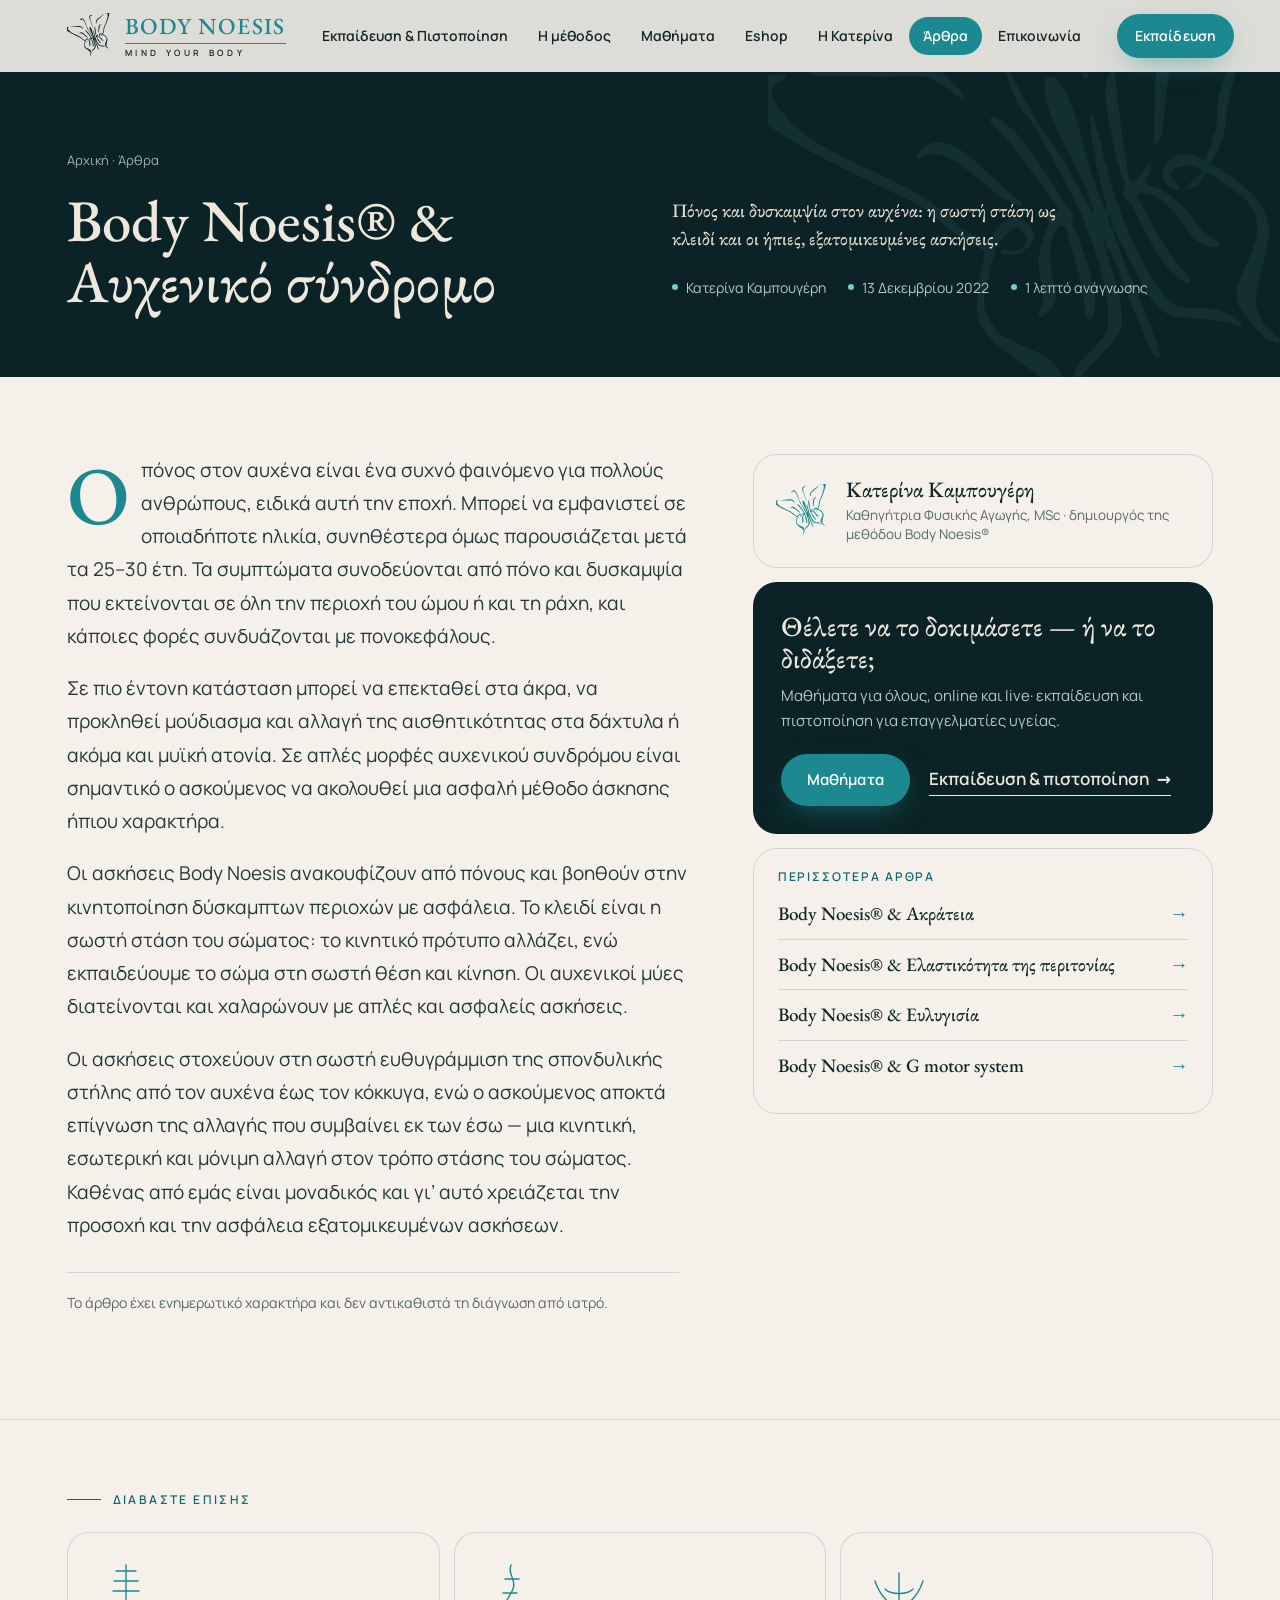
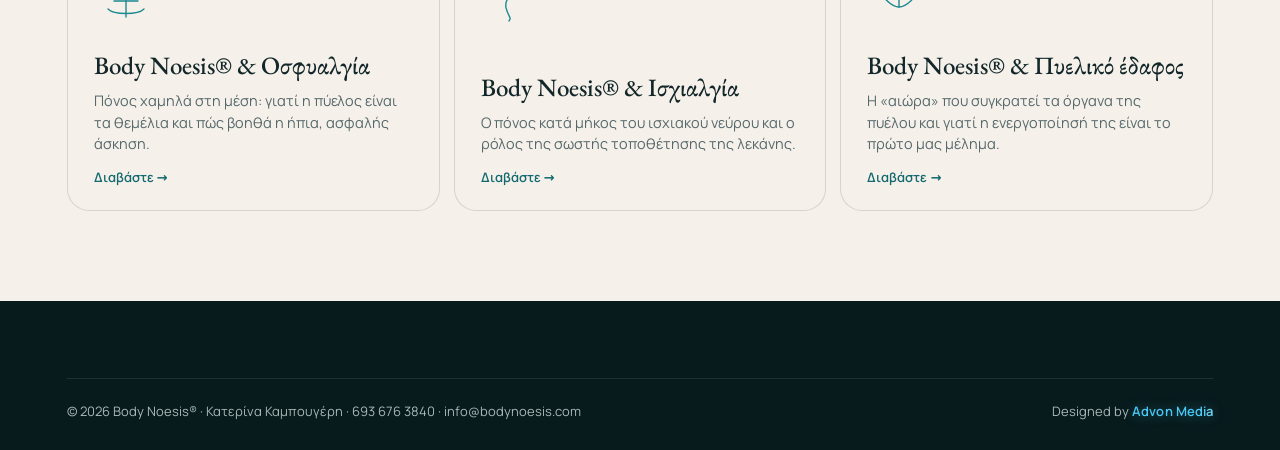
<file: arthro-afxeniko-syndromo.html>
<!DOCTYPE html>
<html lang="el">
<head>
<meta charset="utf-8">
<meta name="viewport" content="width=device-width,initial-scale=1,viewport-fit=cover">
<title>Body Noesis® &amp; Αυχενικό σύνδρομο | Κατερίνα Καμπουγέρη</title>
<!-- advon-icons · favicon.py · made from assets/img/body-noesis-icon.svg · vce3b1644 -->
<link rel="icon" href="favicon.ico?v=ce3b1644" sizes="32x32">
<link rel="icon" href="assets/icons/favicon.svg?v=ce3b1644" type="image/svg+xml">
<link rel="icon" href="assets/icons/favicon-96.png?v=ce3b1644" type="image/png" sizes="96x96">
<link rel="icon" href="assets/icons/favicon-48.png?v=ce3b1644" type="image/png" sizes="48x48">
<link rel="apple-touch-icon" href="assets/icons/apple-touch-icon.png?v=ce3b1644">
<link rel="manifest" href="site.webmanifest?v=ce3b1644">
<!-- /advon-icons -->
<meta name="description" content="Πόνος και δυσκαμψία στον αυχένα: η σωστή στάση ως κλειδί και οι ήπιες, εξατομικευμένες ασκήσεις.">
<meta name="robots" content="index,follow,max-image-preview:large">
<script id="advon-draft-guard">/* Advon: drafts stay out of Google; the real domain is untouched */(function(h){if(/(^|\.)(drafts\.advonmedia\.com|github\.io|netlify\.app)$/.test(h)){var m=document.createElement("meta");m.name="robots";m.content="noindex,nofollow";document.head.appendChild(m)}})(location.hostname)</script>
<meta name="theme-color" content="#0B2326">
<meta name="color-scheme" content="light only">
<meta property="og:type" content="website"><meta property="og:locale" content="el_GR"><meta property="og:locale:alternate" content="en_GB">
<meta property="og:site_name" content="Body Noesis®">
<meta property="og:title" content="Body Noesis® &amp; Αυχενικό σύνδρομο | Κατερίνα Καμπουγέρη"><meta property="og:description" content="Πόνος και δυσκαμψία στον αυχένα: η σωστή στάση ως κλειδί και οι ήπιες, εξατομικευμένες ασκήσεις.">
<meta property="og:image" content="https://bodynoesis.com/assets/img/katerina-kampougeri-body-noesis-paralia-maxilari-1600.webp"><meta property="og:image:width" content="1600"><meta property="og:image:height" content="1200">
<meta name="twitter:card" content="summary_large_image">
<script>(function(){var h=document.documentElement;h.classList.add('js');try{if(!sessionStorage.getItem('bn-in')&&!matchMedia('(prefers-reduced-motion:reduce)').matches&&!document.hidden)0}catch(e){}})()</script>
<link rel="preload" href="assets/fonts/eb-garamond-greek-500.woff2" as="font" type="font/woff2" crossorigin>
<style id="advon-fonts">@font-face{font-family:'EB Garamond';font-style:normal;font-weight:500;font-display:swap;src:url(assets/fonts/eb-garamond-greek-500.woff2) format('woff2');unicode-range:U+0370-0377,U+037A-037F,U+0384-038A,U+038C,U+038E-03A1,U+03A3-03FF}
@font-face{font-family:'EB Garamond';font-style:normal;font-weight:500;font-display:swap;src:url(assets/fonts/eb-garamond-latin-500.woff2) format('woff2');unicode-range:U+0000-00FF,U+0131,U+0152-0153,U+02BB-02BC,U+02C6,U+02DA,U+02DC,U+0304,U+0308,U+0329,U+2000-206F,U+20AC,U+2122,U+2191,U+2193,U+2212,U+2215,U+FEFF,U+FFFD}
@font-face{font-family:'Manrope';font-style:normal;font-weight:400;font-display:swap;src:url(assets/fonts/manrope-greek-400.woff2) format('woff2');unicode-range:U+0370-0377,U+037A-037F,U+0384-038A,U+038C,U+038E-03A1,U+03A3-03FF}
@font-face{font-family:'Manrope';font-style:normal;font-weight:400;font-display:swap;src:url(assets/fonts/manrope-latin-400.woff2) format('woff2');unicode-range:U+0000-00FF,U+0131,U+0152-0153,U+02BB-02BC,U+02C6,U+02DA,U+02DC,U+0304,U+0308,U+0329,U+2000-206F,U+20AC,U+2122,U+2191,U+2193,U+2212,U+2215,U+FEFF,U+FFFD}
@font-face{font-family:'Manrope';font-style:normal;font-weight:600;font-display:swap;src:url(assets/fonts/manrope-greek-600.woff2) format('woff2');unicode-range:U+0370-0377,U+037A-037F,U+0384-038A,U+038C,U+038E-03A1,U+03A3-03FF}
@font-face{font-family:'Manrope';font-style:normal;font-weight:600;font-display:swap;src:url(assets/fonts/manrope-latin-600.woff2) format('woff2');unicode-range:U+0000-00FF,U+0131,U+0152-0153,U+02BB-02BC,U+02C6,U+02DA,U+02DC,U+0304,U+0308,U+0329,U+2000-206F,U+20AC,U+2122,U+2191,U+2193,U+2212,U+2215,U+FEFF,U+FFFD}</style>
<style>:root{--paper:#F5F1EA;--paper2:#EFE8DD;--surf:#E7DED0;--ink:#13272A;--mut:#56686B;--teal:#1C8990;--tealt:#13696F;--tealL:#7CC8CC;--deep:#0B2326;--deep2:#103136;--sand:#C9B590;--rasp:#983058;--rasp2:#7C2347;--line:rgba(19,39,42,.14);--lineL:rgba(245,241,234,.16);
--fd:'EB Garamond',Georgia,'Noto Serif',serif;--fb:'Manrope',system-ui,-apple-system,'Segoe UI',sans-serif;
--g:clamp(20px,5.2vw,120px);--gx:max(var(--g),calc((100vw - 1920px)/2));--r:22px;--ease:cubic-bezier(.22,1,.36,1);--sh1:0 1px 2px rgba(11,35,38,.06),0 6px 18px -8px rgba(11,35,38,.18);--sh2:0 2px 6px rgba(11,35,38,.08),0 24px 60px -24px rgba(11,35,38,.35);--sh3:0 40px 90px -40px rgba(11,35,38,.6)}
*,*::before,*::after{box-sizing:border-box}
html{-webkit-text-size-adjust:100%;scroll-behavior:smooth;scroll-padding-top:90px;color-scheme:light only}
html,body{overflow-x:clip}
body{margin:0;background:var(--paper);color:var(--ink);font:400 17px/1.65 var(--fb);-webkit-font-smoothing:antialiased;-moz-osx-font-smoothing:grayscale;text-rendering:optimizeLegibility}
img,video,svg{display:block;max-width:100%}img{height:auto}
a{color:inherit}
button{font:inherit;color:inherit;cursor:pointer}
h1,h2,h3,h4{margin:0;font-weight:500}
p{margin:0 0 1em}
::selection{background:var(--teal);color:#fff}
.wrap{width:calc(100% - 2*var(--g));max-width:1920px;margin:0 auto}
.sk{position:absolute;left:-9999px;top:0}.sk:focus{left:12px;top:12px;z-index:200;background:#fff;padding:10px 14px;border-radius:10px}
.d{font-family:var(--fd);font-weight:500;letter-spacing:-.012em;line-height:1.04;text-wrap:balance}
.kick{display:inline-flex;align-items:center;gap:12px;font:600 12px/1 var(--fb);letter-spacing:.2em;text-transform:uppercase;color:var(--tealt)}
.kick::before{content:"";width:34px;height:1px;background:currentColor;transform-origin:left;transform:scaleX(var(--kx,1));transition:transform .7s var(--ease)}
.on-dark .kick,.kick.l{color:var(--tealL)}
h2.d{font-size:clamp(38px,4.6vw,78px);margin:18px 0 0}
.lead{font-size:clamp(17px,1.25vw,20px);color:var(--mut);max-width:64ch;text-wrap:pretty}
.on-dark{background:var(--deep);color:#EDE7DC}
.on-dark .lead{color:#B9C6C4}
.sec{padding:clamp(80px,9vw,150px) 0;position:relative}
.num{font-variant-numeric:tabular-nums lining-nums}
.btn{display:inline-flex;align-items:center;justify-content:center;gap:10px;min-height:52px;padding:0 26px;border-radius:999px;border:0;background:var(--teal);color:#fff;font:600 15px/1 var(--fb);letter-spacing:.01em;text-decoration:none;position:relative;overflow:hidden;isolation:isolate;transition:transform .25s var(--ease),background .25s,box-shadow .25s;box-shadow:0 10px 30px -12px rgba(28,137,144,.8)}
.btn::after{content:"";position:absolute;inset:0;background:linear-gradient(100deg,transparent 30%,rgba(255,255,255,.28) 50%,transparent 70%);transform:translateX(-120%);z-index:-1}
.btn:active{transform:scale(.97)}
.btn.sec2{background:transparent;color:inherit;border:1px solid currentColor;box-shadow:none}
.btn.rasp{background:var(--rasp);box-shadow:0 10px 30px -12px rgba(152,48,88,.75)}
.btn.light{background:#F5F1EA;color:var(--deep);box-shadow:none}
@media (hover:hover){.btn:hover{transform:translateY(-2px)}.btn:hover::after{transform:translateX(120%);transition:transform .8s var(--ease)}.btn.sec2:hover{background:rgba(28,137,144,.08)}}
.tl{display:inline-flex;align-items:center;gap:8px;font-weight:600;text-decoration:none;border-bottom:1px solid currentColor;padding-bottom:2px}
.tl span{transition:transform .25s var(--ease)}@media (hover:hover){.tl:hover span{transform:translateX(4px)}}
/* ---------- header */
.hd{position:fixed;inset:0 0 auto;z-index:60;height:84px;display:flex;align-items:center;transition:background .35s,box-shadow .35s,height .35s;color:#F5F1EA}
.hd::before{content:"";position:absolute;inset:0;background:rgba(245,241,234,.9);backdrop-filter:saturate(1.4) blur(14px);-webkit-backdrop-filter:saturate(1.4) blur(14px);opacity:0;transition:opacity .35s;box-shadow:0 1px 0 var(--line)}
.hd.solid{color:var(--ink);height:72px}.hd.solid::before{opacity:1}
.hd .wrap{display:flex;align-items:center;gap:22px;position:relative}
.brand{display:flex;align-items:center;gap:12px;text-decoration:none;flex:none}
.brand svg{width:46px;height:46px;color:currentColor;transition:transform .8s var(--ease)}
.hd.solid .brand svg{color:var(--ink)}
.wm{display:flex;flex-direction:column;line-height:1}
.wm b{font:500 23px/1 var(--fd);letter-spacing:.06em;color:var(--tealL);padding-bottom:5px;border-bottom:1px solid currentColor}
.hd.solid .wm b{color:var(--teal)}
.wm i{font:600 8.6px/1 var(--fb);font-style:normal;letter-spacing:.42em;margin-top:5px}
.nav{display:flex;gap:2px;margin-left:auto;align-items:center}
.nav a{font:600 14px/1 var(--fb);text-decoration:none;padding:12px 12px;border-radius:999px;position:relative;white-space:nowrap}
.nav a::after{content:"";position:absolute;left:12px;right:12px;bottom:6px;height:1px;background:currentColor;transform:scaleX(0);transform-origin:left;transition:transform .35s var(--ease)}
@media (hover:hover){.nav a:hover::after{transform:scaleX(1)}}
.nav{position:relative}.nav a{z-index:1;padding:12px 14px;transition:color .35s}
.nav .pill{position:absolute;left:0;top:50%;width:0;height:38px;border-radius:999px;background:var(--teal);box-shadow:0 6px 18px -8px rgba(28,137,144,.7);transform:translate(0,-50%);pointer-events:none;z-index:0;opacity:0}
.nav .pill.go{transition:transform .55s var(--ease),width .55s var(--ease),opacity .3s}
.nav a.on{color:#fff}.nav a.on::after{display:none}
.nav a.cur{background:var(--teal);color:#fff}.nav a.cur::after{display:none}
.hdr{display:flex;align-items:center;gap:6px}
.cartb{position:relative;width:46px;height:46px;border-radius:50%;border:1px solid currentColor;background:transparent;display:grid;place-items:center;opacity:.92}
.cartb svg{width:20px;height:20px}
.cartb .cn{position:absolute;top:-4px;right:-4px;min-width:20px;height:20px;padding:0 5px;border-radius:10px;background:var(--rasp);color:#fff;font:700 11px/20px var(--fb);text-align:center;transform:scale(0);transition:transform .35s cubic-bezier(.34,1.56,.64,1)}
.cartb .cn.on{transform:scale(1)}
.cartb.bump{animation:bump .5s cubic-bezier(.34,1.56,.64,1)}@keyframes bump{40%{transform:scale(1.18)}}
.flags{display:flex;gap:4px}
.flags button{width:44px;height:44px;border:0;background:transparent;border-radius:50%;display:grid;place-items:center;opacity:.55;transition:opacity .2s}
.flags button[aria-pressed=true]{opacity:1}
.fl{display:block;width:20px;height:14px;overflow:hidden;line-height:0;border-radius:2px;box-shadow:0 0 0 1px rgba(0,0,0,.12)}
.fl svg{display:block;width:100%;height:100%}
.burger{display:none;width:46px;height:46px;border:1px solid currentColor;border-radius:50%;background:transparent;position:relative}
.burger i{position:absolute;left:14px;right:14px;height:1.5px;background:currentColor;transition:transform .35s var(--ease),opacity .2s}
.burger i:nth-child(1){top:17px}.burger i:nth-child(2){top:22px}.burger i:nth-child(3){top:27px}
.mm{position:fixed;inset:0;z-index:90;background:var(--deep);color:#F5F1EA;display:flex;flex-direction:column;padding:96px var(--g) 40px;transform:translateY(-100%);transition:transform .55s var(--ease);visibility:hidden}
.mm.open{transform:none;visibility:visible}
.mm a{font:500 clamp(30px,8vw,44px)/1.25 var(--fd);text-decoration:none;padding:6px 0;border-bottom:1px solid var(--lineL)}
.mm .x{position:absolute;top:18px;right:var(--g);width:50px;height:50px;border-radius:50%;border:1px solid rgba(245,241,234,.5);background:transparent;color:#F5F1EA;font-size:26px;line-height:1}
.mm .mmf{margin-top:auto;display:flex;gap:10px;align-items:center;flex-wrap:wrap}
@media (max-width:1220px){.nav{display:none}.burger{display:block}.hdr{margin-left:auto}}
@media (max-width:520px){.wm i{display:none}.wm b{font-size:19px;border:0;padding:0}.brand svg{width:38px;height:38px}.hd .flags{display:none}.hd{height:70px}}
/* ---------- intro (vertebrae align, page opens) */
#intro{position:fixed;inset:0;z-index:300;pointer-events:none;display:none}
html.bn-intro #intro{display:block;pointer-events:auto}
#intro .bd{position:absolute;left:0;right:0;height:calc(100%/7 + 1px);background:var(--deep);transition:transform .9s cubic-bezier(.76,0,.24,1)}
#intro .vb{position:absolute;left:50%;top:50%;width:min(96px,18vw);height:46%;transform:translate(-50%,-50%)}
#intro .vb i{position:absolute;left:0;width:100%;height:calc(100%/7*.7);border-radius:40%/60%;border:1.5px solid var(--tealL);background:rgba(124,200,204,.08);transform:translateX(var(--x));transition:transform .9s cubic-bezier(.34,1.3,.5,1),background .5s}
#intro .ibf{position:absolute;left:50%;top:calc(27% - 70px);width:84px;height:84px;margin-left:-42px;color:#F5F1EA;opacity:0;transform:translateY(10px) scale(.8);transition:opacity .6s,transform .8s var(--ease)}
#intro .iw{position:absolute;left:0;right:0;top:calc(73% + 10px);text-align:center;color:#F5F1EA;opacity:0;transition:opacity .6s .1s}
#intro .iw b{display:block;font:500 28px/1 var(--fd);letter-spacing:.12em;color:var(--tealL)}#intro .iw small{display:block;margin-top:10px;font:600 10px/1 var(--fb);letter-spacing:.44em}
#intro.al .vb i{transform:none;background:rgba(124,200,204,.22)}
#intro.bf .ibf{opacity:1;transform:none}#intro.bf .iw{opacity:1}
#intro.go .bd:nth-child(odd){transform:translateX(-101%)}#intro.go .bd:nth-child(even){transform:translateX(101%)}
#intro.go .vb,#intro.go .ibf,#intro.go .iw{opacity:0;transition:opacity .35s}
/* ---------- hero */
.hero{position:relative;min-height:max(640px,100svh);display:grid;grid-template-columns:minmax(0,46fr) minmax(0,54fr);background:var(--deep);color:#F2ECE2;overflow:clip}
.hero-t{position:relative;z-index:2;padding:calc(84px + clamp(30px,5vh,70px)) clamp(28px,4vw,72px) clamp(40px,6vh,80px) var(--gx);display:flex;flex-direction:column;justify-content:center}
.hero-t .ey{font:600 12px/1.4 var(--fb);letter-spacing:.22em;text-transform:uppercase;color:var(--tealL);display:flex;align-items:center;gap:12px}
.hero-t .ey::before{content:"";width:28px;height:1px;background:currentColor}
.hero h1{font:600 14px/1.55 var(--fb);letter-spacing:.02em;color:#C7D3D1;margin:22px 0 0;max-width:46ch}
.hero .disp{font-family:var(--fd);font-weight:500;font-size:clamp(46px,5.2vw,96px);line-height:.98;letter-spacing:-.02em;margin:16px 0 0;text-wrap:balance}
.hero .disp em{font-style:normal;color:var(--tealL);position:relative;white-space:nowrap}
.hero .disp em svg{position:absolute;left:-2%;right:-2%;bottom:-.08em;width:104%;height:.22em;overflow:visible}
.hero .disp em path{stroke:var(--sand);stroke-width:2.2;fill:none;stroke-dasharray:1;stroke-dashoffset:1;transition:stroke-dashoffset 1.2s .9s var(--ease)}
.hero.in .disp em path{stroke-dashoffset:0}
.hero .sub{margin:26px 0 0;font-size:clamp(16px,1.15vw,19px);color:#C3CFCD;max-width:52ch;text-wrap:pretty}
.hero .cta{display:flex;align-items:center;gap:24px;flex-wrap:wrap;margin-top:34px}
.hero .chips{display:flex;flex-wrap:wrap;gap:8px;margin-top:38px;padding:0;list-style:none}
.hero .chips li{font:600 12.5px/1 var(--fb);padding:11px 15px;border-radius:999px;border:1px solid rgba(124,200,204,.35);color:#DCE6E4}
.w{display:inline-block;overflow:hidden;vertical-align:top;padding-bottom:.08em;margin-bottom:-.08em}
.w>span{display:inline-block;transform:translateY(105%);transition:transform 1s var(--ease);transition-delay:calc(var(--i)*70ms + .2s)}
.hero.in .w>span{transform:none}
.hero .fade{opacity:0;transform:translateY(14px);transition:opacity .8s var(--ease),transform .8s var(--ease);transition-delay:calc(var(--d,0)*1ms + .5s)}
.hero.in .fade{opacity:1;transform:none}
.hero-p{position:relative;z-index:1;margin-top:84px;border-top-left-radius:clamp(40px,7vw,140px);overflow:hidden;background:#173a3f}
.hero-p picture,.hero-p img{display:block;width:100%;height:100%}
.hero-p img{object-fit:cover;object-position:72% 34%;transform:scale(1.08);transition:transform 2.4s var(--ease)}
.hero.in .hero-p img{transform:scale(1);animation:kb 26s 2.4s ease-in-out infinite alternate}
@keyframes kb{to{transform:scale(1.045) translate(-.8%,-.5%)}}
.hero-p::after{content:"";position:absolute;inset:0;background:linear-gradient(90deg,rgba(11,35,38,.55),rgba(11,35,38,0) 34%),linear-gradient(0deg,rgba(11,35,38,.45),transparent 30%);pointer-events:none}
.hero-card{position:absolute;left:clamp(18px,2.4vw,36px);bottom:clamp(18px,3vh,36px);z-index:3;display:flex;gap:14px;align-items:center;max-width:330px;padding:14px 18px 14px 14px;border-radius:18px;background:rgba(11,35,38,.55);backdrop-filter:blur(12px);-webkit-backdrop-filter:blur(12px);border:1px solid rgba(245,241,234,.18);color:#F2ECE2;text-decoration:none;font-size:13.5px;line-height:1.4;box-shadow:var(--sh2);animation:bob 6s ease-in-out infinite}
.hero-card b{display:block;font:500 18px/1.2 var(--fd);color:#fff}
.hero-card .seal{flex:none;width:58px;height:58px}
@keyframes bob{50%{transform:translateY(-6px)}}
.hero-spine{position:absolute;left:calc(var(--gx) - 2px);top:0;bottom:0;width:1px;z-index:1;opacity:.5;pointer-events:none}
.hero-bg{position:absolute;inset:0;z-index:0;pointer-events:none;overflow:hidden}
.hero-bg .o{position:absolute;border-radius:50%;filter:none}
.hero-bg .o1{width:70vmax;height:70vmax;left:-28vmax;top:-30vmax;background:radial-gradient(closest-side,rgba(28,137,144,.32),transparent);animation:dr1 28s ease-in-out infinite alternate}
.hero-bg .o2{width:50vmax;height:50vmax;left:10vmax;bottom:-32vmax;background:radial-gradient(closest-side,rgba(201,181,144,.14),transparent);animation:dr2 34s ease-in-out infinite alternate}
@keyframes dr1{to{transform:translate(8vmax,6vmax)}}@keyframes dr2{to{transform:translate(-6vmax,-5vmax)}}
.hero-bg .bfw{position:absolute;right:56%;top:52%;width:min(36vw,520px);color:rgba(124,200,204,.07);transform:translate(10%,-50%) rotate(-8deg)}
.hero .scroll{position:absolute;left:var(--gx);bottom:26px;z-index:3;font:600 11px/1 var(--fb);letter-spacing:.3em;color:#9fb3b1;display:flex;align-items:center;gap:12px;text-transform:uppercase;transition:opacity .4s}
.hero .scroll i{width:1px;height:34px;background:linear-gradient(var(--tealL),transparent);animation:sc 2.2s ease-in-out infinite}
@keyframes sc{0%{transform:scaleY(0);transform-origin:top}50%{transform:scaleY(1);transform-origin:top}51%{transform-origin:bottom}100%{transform:scaleY(0);transform-origin:bottom}}
@media (max-width:1000px){
 .hero{grid-template-columns:1fr;min-height:0}
 .hero-p{order:-1;margin-top:70px;border-radius:0;aspect-ratio:4/3;height:auto}
 .hero-p img{object-position:50% 50%;animation:none!important;transform:none!important}
 .hero-p::after{background:linear-gradient(0deg,var(--deep),rgba(11,35,38,0) 26%)}
 .hero-t{padding:10px var(--g) 64px;margin-top:-34px}
 .hero-card{left:auto;right:12px;bottom:auto;top:12px;max-width:250px;padding:10px 12px;font-size:12px;animation:none}
 .hero-card .seal{width:44px;height:44px}.hero-card b{font-size:15px}
 .hero .scroll,.hero-spine{display:none}
}
@media (max-width:520px){.hero-card{display:none}.hero .disp{font-size:clamp(40px,11.4vw,56px)}}
/* ---------- proof */
.proof{border-bottom:1px solid var(--line);background:var(--paper)}
.proof ul{list-style:none;margin:0;padding:0;display:grid;grid-template-columns:repeat(5,minmax(0,1fr))}
.proof li{padding:34px clamp(14px,1.6vw,28px);border-left:1px solid var(--line);opacity:0;transform:translateY(16px) rotateX(-40deg);transform-origin:50% 100%;transition:opacity .6s,transform .8s var(--ease);transition-delay:calc(var(--i)*70ms)}
.proof li:first-child{border-left:0;padding-left:0}
.proof.in li{opacity:1;transform:none}
.proof b{display:block;font:500 clamp(24px,2vw,32px)/1.08 var(--fd);color:var(--tealt)}
.proof span{display:block;margin-top:8px;font-size:14px;color:var(--mut);line-height:1.45}
@media (max-width:1000px){.proof ul{grid-template-columns:repeat(2,minmax(0,1fr))}.proof li{border-left:0;border-top:1px solid var(--line);padding:24px 14px 24px 0}.proof li:first-child{grid-column:1/-1}}
/* ---------- academy */
.acad{background:var(--deep);color:#EDE7DC;border-radius:clamp(36px,5vw,72px) clamp(36px,5vw,72px) 0 0;margin-top:-1px;overflow:clip;position:relative}
.acad .amb{position:absolute;inset:0;pointer-events:none;overflow:hidden}
.acad .amb i{position:absolute;border-radius:50%;border:1px solid rgba(124,200,204,.1)}
.a-head{display:grid;grid-template-columns:minmax(0,1.05fr) minmax(0,.95fr);gap:clamp(30px,5vw,96px);align-items:end}
.a-head h2{font-size:clamp(42px,5.4vw,96px)}
.a-head h2 em{font-style:normal;color:var(--tealL)}
.a-head .lead{margin:0}
.who{margin:clamp(56px,7vw,110px) 0 0;display:grid;grid-template-columns:minmax(0,.62fr) minmax(0,1.38fr);gap:clamp(30px,5vw,96px);align-items:start}
.who h3{font:600 12px/1.4 var(--fb);letter-spacing:.2em;text-transform:uppercase;color:var(--sand)}
.who ul{list-style:none;margin:0;padding:0}
.who li{display:flex;align-items:baseline;justify-content:space-between;gap:20px;padding:18px 0;border-top:1px solid var(--lineL);font:500 clamp(28px,3.4vw,58px)/1.05 var(--fd);color:rgba(237,231,220,.28);transition:color .6s,padding .6s var(--ease)}
.who li:last-child{border-bottom:1px solid var(--lineL)}
.who li small{font:600 12px/1.3 var(--fb);letter-spacing:.08em;color:var(--tealL);opacity:0;transition:opacity .6s;text-align:right;max-width:24ch}
.who li.lit{color:#F2ECE2;padding-left:clamp(0px,1.4vw,24px)}.who li.lit small{opacity:1}
.fmt{margin-top:clamp(56px,7vw,110px);display:grid;grid-template-columns:repeat(4,minmax(0,1fr));gap:14px}
.fmt div{padding:28px 24px 26px;border-radius:var(--r);background:var(--deep2);border:1px solid var(--lineL);position:relative;overflow:hidden;transform:translateY(30px) scale(.96);opacity:0;transition:transform .8s var(--ease),opacity .6s;transition-delay:calc(var(--i)*80ms)}
.fmt.in div{transform:none;opacity:1}
.fmt b{display:block;font:500 clamp(36px,3.2vw,52px)/1 var(--fd);color:#fff}
.fmt span{display:block;margin-top:14px;font:600 12px/1.3 var(--fb);letter-spacing:.16em;text-transform:uppercase;color:var(--tealL)}
.fmt p{margin:10px 0 0;font-size:15px;color:#B9C6C4;line-height:1.5}
.fmt div::before{content:"";position:absolute;left:0;top:0;height:2px;width:100%;background:linear-gradient(90deg,var(--teal),var(--sand));transform:scaleX(0);transform-origin:left;transition:transform 1s var(--ease);transition-delay:calc(var(--i)*80ms + .3s)}
.fmt.in div::before{transform:scaleX(1)}
.syl{margin-top:clamp(70px,8vw,130px);display:grid;grid-template-columns:minmax(0,.72fr) minmax(0,1.28fr);gap:clamp(30px,5vw,96px)}
.syl .st{position:sticky;top:110px;align-self:start}
.syl h3{font:500 clamp(32px,3.2vw,54px)/1.05 var(--fd)}
.syl .st p{color:#B9C6C4;margin-top:18px}
.syl .bar{margin-top:26px;height:3px;border-radius:3px;background:rgba(245,241,234,.12);overflow:hidden}
.syl .bar i{display:block;height:100%;width:100%;background:linear-gradient(90deg,var(--teal),var(--tealL));transform:scaleX(var(--p,0));transform-origin:left}
.syl .cnt{margin-top:12px;font:600 13px/1 var(--fb);color:var(--tealL)}
.syl ol{list-style:none;margin:0;padding:0;columns:2;column-gap:34px;counter-reset:m}
.syl li{break-inside:avoid;counter-increment:m;display:grid;grid-template-columns:44px minmax(0,1fr);gap:4px;padding:16px 0 16px;border-top:1px solid var(--lineL);font-size:16px;line-height:1.45;color:rgba(237,231,220,.5);transition:color .5s}
.syl li::before{content:counter(m,decimal-leading-zero);font:500 18px/1.3 var(--fd);color:rgba(124,200,204,.45);transition:color .5s}
.syl li.lit{color:#F2ECE2}.syl li.lit::before{color:var(--tealL)}
/* path */
.path{margin-top:clamp(80px,9vw,140px);display:grid;grid-template-columns:minmax(0,1fr) minmax(0,1fr);gap:clamp(30px,5vw,96px)}
.path h3{font:500 clamp(32px,3.2vw,54px)/1.05 var(--fd)}
.road{position:relative;padding-left:64px}
.road .ln{position:absolute;left:21px;top:8px;bottom:8px;width:2px;background:rgba(245,241,234,.1)}
.road .ln i{position:absolute;inset:0;background:linear-gradient(var(--tealL),var(--teal));transform:scaleY(var(--p,0));transform-origin:top}
.road .st2{position:relative;padding:4px 0 38px}
.road .st2:last-child{padding-bottom:0}
.road .dot{position:absolute;left:-64px;top:0;width:44px;height:30px;border-radius:44%/62%;border:1.5px solid rgba(124,200,204,.4);background:var(--deep);display:grid;place-items:center;font:600 13px/1 var(--fb);color:rgba(124,200,204,.7);transition:all .5s cubic-bezier(.34,1.56,.64,1)}
.road .st2.lit .dot{background:var(--teal);border-color:var(--teal);color:#fff;transform:scale(1.08)}
.road h4{font:500 26px/1.15 var(--fd);color:#F2ECE2}
.road p{margin:8px 0 0;color:#B9C6C4;font-size:15.5px}
/* certificate */
.cert-w{margin-top:clamp(80px,9vw,140px);display:grid;grid-template-columns:minmax(0,.9fr) minmax(0,1.1fr);gap:clamp(30px,5vw,96px);align-items:center}
.cert-w h3{font:500 clamp(32px,3.2vw,54px)/1.05 var(--fd)}
.cert-w .lead{margin-top:16px}
.field{display:block;margin-top:24px}
.field span{display:block;font:600 12px/1 var(--fb);letter-spacing:.14em;text-transform:uppercase;color:var(--tealL);margin-bottom:10px}
.field input,.field select,.field textarea{width:100%;min-height:54px;padding:14px 18px;border-radius:14px;border:1px solid rgba(245,241,234,.25);background:rgba(245,241,234,.06);color:#F5F1EA;font:500 17px/1.3 var(--fb);outline:none;transition:border-color .2s,background .2s}
.field textarea{min-height:110px;resize:vertical}
.field select option{color:#13272A}
.field input:focus,.field select:focus,.field textarea:focus{border-color:var(--tealL);background:rgba(245,241,234,.1)}
.cert{position:relative;aspect-ratio:1.414/1;border-radius:6px;background:#FBF8F2;color:#1F3134;padding:clamp(18px,3.4%,44px);box-shadow:var(--sh3);transform:perspective(1400px) rotateY(var(--ry,-8deg)) rotateX(var(--rx,4deg));transition:transform .6s var(--ease);overflow:hidden}
.cert::before{content:"";position:absolute;inset:clamp(8px,1.6%,16px);border:1px solid #C9B590;border-radius:3px;pointer-events:none}
.cert::after{content:"";position:absolute;inset:calc(clamp(8px,1.6%,16px) + 5px);border:1px solid rgba(201,181,144,.5);border-radius:2px;pointer-events:none}
.cert .ci{position:relative;height:100%;display:flex;flex-direction:column;align-items:center;justify-content:space-between;text-align:center;padding:4% 6%}
.cert .cbf{width:11%;color:#1F3134}
.cert .ctt{font:600 clamp(8px,.85vw,12px)/1 var(--fb);letter-spacing:.38em;color:var(--teal)}
.cert .cn2{font:500 clamp(10px,1.1vw,15px)/1.2 var(--fd);letter-spacing:.2em;text-transform:uppercase}
.cert .nm{font:500 clamp(22px,3vw,46px)/1.1 var(--fd);color:#0B2326;min-height:1.1em;border-bottom:1px solid #C9B590;padding:0 6% 4px;transition:opacity .2s}
.cert .tx{font-size:clamp(9px,.9vw,13px);line-height:1.5;color:#4C5D60;max-width:46ch}
.cert .sg{display:flex;justify-content:space-between;width:100%;align-items:flex-end;font-size:clamp(8px,.8vw,11px);color:#5c6b6d}
.cert .sg div{border-top:1px solid #9aa7a8;padding-top:4px;min-width:30%}
.cert .sg svg{width:clamp(80px,12vw,150px);height:auto;margin:0 auto -2px;stroke:#0B2326;fill:none;stroke-width:1.4;stroke-dasharray:1;stroke-dashoffset:1;transition:stroke-dashoffset 2s var(--ease)}
.cert.in .sg svg{stroke-dashoffset:0}
.cert .stamp{position:absolute;right:5%;bottom:5%;width:clamp(48px,7vw,86px);aspect-ratio:1;border-radius:50%;border:2px solid rgba(152,48,88,.55);color:rgba(152,48,88,.75);display:grid;place-items:center;transform:rotate(-14deg) scale(1.6);opacity:0;transition:transform .6s cubic-bezier(.34,1.56,.64,1) 1.2s,opacity .3s 1.2s}
.cert.in .stamp{transform:rotate(-14deg);opacity:1}
.cert .stamp svg{width:84%;height:84%}
.cert-note{margin-top:14px;font-size:12px;color:#8FA3A1}
/* team */
.team{margin-top:clamp(80px,9vw,140px)}
.team h3{font:500 clamp(32px,3.2vw,54px)/1.05 var(--fd);max-width:20ch}
.tg{display:grid;grid-template-columns:repeat(3,minmax(0,1fr));gap:18px;margin-top:40px}
.tc{border-radius:var(--r);background:var(--deep2);border:1px solid var(--lineL);overflow:hidden;display:flex;flex-direction:column}
.tc figure{margin:0;aspect-ratio:1/1;overflow:hidden;background:#1a3c41}
.tc img{width:100%;height:100%;object-fit:cover;transition:transform 1.2s var(--ease)}
@media (hover:hover){.tc:hover img{transform:scale(1.04)}}
.tc div{padding:22px 24px 26px}
.tc b{display:block;font:500 26px/1.1 var(--fd);color:#fff}
.tc small{display:block;margin-top:6px;font:600 12px/1.4 var(--fb);letter-spacing:.12em;text-transform:uppercase;color:var(--tealL)}
.tc p{margin:12px 0 0;font-size:15px;color:#B9C6C4;line-height:1.55}
.tc.es{lang:es}
/* price */
.price{margin-top:clamp(80px,9vw,140px);display:grid;grid-template-columns:minmax(0,.8fr) minmax(0,1.2fr);gap:clamp(30px,5vw,96px);align-items:start}
.price h3{font:500 clamp(32px,3.2vw,54px)/1.05 var(--fd)}
.pg{display:grid;grid-template-columns:repeat(3,minmax(0,1fr));gap:14px}
.pc{padding:28px 22px;border-radius:var(--r);border:1px solid var(--lineL);background:rgba(245,241,234,.03);text-align:left}
.pc.hi{background:var(--teal);border-color:var(--teal);color:#fff}
.pc b{display:block;font:500 clamp(40px,3.6vw,58px)/1 var(--fd)}
.pc span{display:block;margin-top:12px;font:600 13px/1.4 var(--fb);color:var(--tealL)}
.pc.hi span{color:#E2F4F5}
.pnote{grid-column:1/-1;margin:8px 0 0;font-size:14px;color:#9FB3B1}
.perk{grid-column:1/-1;display:flex;align-items:center;gap:14px;padding:16px 20px;border-radius:16px;border:1px dashed rgba(201,181,144,.5);color:#EDE7DC;font-size:15px}
.perk b{font:500 26px/1 var(--fd);color:var(--sand)}
.enq{margin-top:clamp(80px,9vw,140px);border-radius:clamp(26px,3vw,44px);background:linear-gradient(135deg,#123a40,#0e2c30);border:1px solid var(--lineL);padding:clamp(28px,4.4vw,70px);display:grid;grid-template-columns:minmax(0,.9fr) minmax(0,1.1fr);gap:clamp(24px,4vw,70px);position:relative;overflow:hidden}
.enq h3{font:500 clamp(34px,3.6vw,60px)/1.03 var(--fd)}
.enq .fgr{display:grid;grid-template-columns:minmax(0,1fr) minmax(0,1fr);gap:0 14px}
.enq .fgr .full{grid-column:1/-1}
.enq .bts{display:flex;gap:10px;flex-wrap:wrap;margin-top:22px}
.es-l{margin-top:22px;font-size:14px;color:#9FB3B1;font-style:italic}
@media (max-width:600px){.fmt{gap:10px}.fmt div{padding:22px 16px}.fmt b{font-size:clamp(26px,7.6vw,34px)}}
@media (max-width:1000px){.a-head,.who,.syl,.path,.cert-w,.price,.enq{grid-template-columns:1fr}.fmt{grid-template-columns:repeat(2,minmax(0,1fr))}.syl ol{columns:1}.syl .st{position:static}.tg{grid-template-columns:1fr}.pg{grid-template-columns:1fr}.enq .fgr{grid-template-columns:1fr}.who li small{display:none}}
@media (min-width:600px) and (max-width:1000px){.tg{grid-template-columns:repeat(2,minmax(0,1fr))}.tg .tc:last-child{grid-column:1/-1}.tg .tc:last-child figure{aspect-ratio:16/9}}
/* ---------- method (spine) */
.meth{background:var(--paper)}
.m-head{display:grid;grid-template-columns:minmax(0,1fr) minmax(0,1fr);gap:clamp(30px,5vw,96px);align-items:end}
.m-head .lead{margin:0}
.mstage{margin-top:clamp(50px,6vw,90px);display:grid;grid-template-columns:minmax(0,.9fr) minmax(0,1.1fr);gap:clamp(30px,5vw,96px)}
.sp-w{position:sticky;top:96px;align-self:start;height:calc(100svh - 130px);min-height:520px;max-height:860px;border-radius:clamp(26px,3vw,44px);background:radial-gradient(120% 80% at 50% 110%,rgba(28,137,144,.18),transparent 60%),var(--paper2);border:1px solid var(--line);overflow:hidden;display:flex;align-items:center;justify-content:center}
.sp-w svg.sp{height:88%;width:auto;overflow:visible}
.sp-w .vt{fill:#FBF8F2;stroke:var(--ink);stroke-width:1.6}
.sp-w .vt.on{fill:var(--teal);stroke:var(--tealt)}
.sp-w .disc{fill:var(--sand);opacity:.7}
.sp-w .pel{fill:none;stroke:var(--ink);stroke-width:1.6}
.sp-w .pelf{fill:var(--rasp);opacity:0;transition:opacity .6s}
.sp-w.pf .pelf{opacity:.32}
.sp-w .axis{stroke:var(--teal);stroke-width:1;stroke-dasharray:4 6;opacity:.6}
.sp-w .lab{position:absolute;left:22px;bottom:20px;font:600 12px/1.4 var(--fb);letter-spacing:.14em;text-transform:uppercase;color:var(--mut)}
.sp-w .lab b{display:block;font:500 34px/1 var(--fd);letter-spacing:0;text-transform:none;color:var(--tealt)}
.sp-w .bfm{position:absolute;right:22px;top:22px;width:56px;color:var(--ink);opacity:.85}
.prs{list-style:none;margin:0;padding:0}
.prs li{padding:clamp(28px,5vh,56px) 0;border-top:1px solid var(--line);opacity:.32;transition:opacity .6s}
.prs li.lit{opacity:1}
.prs li span{font:600 12px/1 var(--fb);letter-spacing:.2em;text-transform:uppercase;color:var(--tealt)}
.prs h3{font:500 clamp(28px,2.6vw,42px)/1.1 var(--fd);margin:12px 0 12px}
.prs p{color:var(--mut);margin:0;max-width:56ch}
.prs li:last-child{border-bottom:1px solid var(--line)}
.qb{margin-top:clamp(60px,7vw,110px);text-align:center}
.qb blockquote{margin:0 auto;max-width:22ch;font:500 clamp(40px,5vw,86px)/1.04 var(--fd);letter-spacing:-.015em;text-wrap:balance}
.qb blockquote .ww{opacity:.16;transition:opacity .4s}
.qb blockquote .ww.on{opacity:1}
.qb cite{display:block;margin-top:20px;font:600 13px/1 var(--fb);font-style:normal;letter-spacing:.16em;text-transform:uppercase;color:var(--tealt)}
.org{margin:28px auto 0;max-width:70ch;text-align:center;color:var(--mut);font-size:15.5px}
@media (max-width:1000px){.m-head,.mstage{grid-template-columns:1fr}.sp-w{position:sticky;top:72px;height:44svh;min-height:300px;z-index:2;box-shadow:var(--sh1)}.prs li{padding:28px 0}}
/* ---------- ticker */
.tick{background:var(--teal);color:#fff;overflow:hidden;padding:20px 0;-webkit-mask-image:linear-gradient(90deg,transparent,#000 8%,#000 92%,transparent);mask-image:linear-gradient(90deg,transparent,#000 8%,#000 92%,transparent)}
.tick .tr{display:flex;width:max-content;animation:tk 46s linear infinite}
.tick span{font:500 clamp(24px,2.4vw,38px)/1 var(--fd);padding:0 28px;display:flex;align-items:center;gap:56px;white-space:nowrap}
.tick span::after{content:"";width:10px;height:7px;border-radius:44%/62%;border:1.5px solid rgba(255,255,255,.7)}
@keyframes tk{to{transform:translateX(-50%)}}
@media (hover:hover){.tick:hover .tr{animation-play-state:paused}}
/* ---------- lessons */
.less{background:var(--paper2)}
.l-grid{margin-top:clamp(44px,5vw,80px);display:grid;grid-template-columns:minmax(0,1.1fr) minmax(0,.9fr);gap:clamp(24px,4vw,70px);align-items:stretch}
.l-ph{position:relative;border-radius:clamp(26px,3vw,44px);overflow:hidden;min-height:420px;background:#cfc3b2}
.l-ph img{position:absolute;inset:0;width:100%;height:100%;object-fit:cover;object-position:50% 40%}
.l-ph .tag{position:absolute;left:18px;bottom:18px;padding:10px 14px;border-radius:12px;background:rgba(245,241,234,.9);font:600 13px/1.3 var(--fb);color:var(--ink)}
.l-list{display:flex;flex-direction:column;gap:14px}
.lc{padding:28px;border-radius:var(--r);background:var(--paper);border:1px solid var(--line);box-shadow:var(--sh1);display:grid;grid-template-columns:minmax(0,1fr) auto;gap:6px 18px;align-items:start;transition:transform .4s var(--ease),box-shadow .4s}
@media (hover:hover){.lc:hover{transform:translateY(-4px);box-shadow:var(--sh2)}}
.lc h3{font:500 28px/1.1 var(--fd)}
.lc p{grid-column:1/-1;margin:8px 0 0;color:var(--mut);font-size:15.5px}
.lc .pr{text-align:right;font:500 30px/1 var(--fd);color:var(--tealt)}.lc .pr small{display:block;font:600 11.5px/1.3 var(--fb);color:var(--mut);margin-top:6px}
.lc.pro{background:var(--deep);color:#EDE7DC;border-color:transparent}.lc.pro p{color:#B9C6C4}.lc.pro .pr{color:var(--tealL);font-size:18px;font-family:var(--fb);font-weight:600;align-self:center}
.plat{margin-top:18px;font-size:14px;color:var(--mut)}
@media (max-width:1000px){.l-grid{grid-template-columns:1fr}.l-ph{min-height:0;aspect-ratio:1/1}}
/* ---------- shop */
.shop{background:var(--paper)}
.s-head{display:grid;grid-template-columns:minmax(0,1fr) minmax(0,1fr);gap:clamp(30px,5vw,96px);align-items:end}
.s-head .lead{margin:0}
.s-head h2 em{font-style:normal;color:var(--rasp)}
.prod{margin-top:clamp(56px,7vw,110px);display:grid;grid-template-columns:minmax(0,1.05fr) minmax(0,.95fr);gap:clamp(24px,5vw,90px);align-items:center}
.prod.flip{grid-template-columns:minmax(0,.95fr) minmax(0,1.05fr)}
.prod.flip .pgal{order:2}
.pgal{position:relative}
.pmain{position:relative;border-radius:clamp(22px,2.6vw,38px);overflow:hidden;background:#EAE3D8;aspect-ratio:1/1;box-shadow:var(--sh2)}
.pmain img{position:absolute;inset:0;width:100%;height:100%;object-fit:contain;background:#fff;opacity:0;transition:opacity .6s,transform 1s var(--ease);transform:scale(1.03)}
.pmain img.on{opacity:1;transform:none}
.pmain button{position:absolute;inset:0;border:0;background:transparent;z-index:2;cursor:zoom-in}
.pthumbs{display:flex;gap:8px;margin-top:12px;flex-wrap:wrap}
.pthumbs button{width:64px;height:64px;border-radius:12px;overflow:hidden;border:2px solid transparent;padding:0;background:#fff;transition:border-color .2s,transform .2s}
.pthumbs button[aria-pressed=true]{border-color:var(--rasp)}
.pthumbs img{width:100%;height:100%;object-fit:contain}
.pinfo .pat{display:inline-flex;align-items:center;gap:8px;font:600 12px/1 var(--fb);letter-spacing:.14em;text-transform:uppercase;color:var(--rasp);padding:9px 12px;border-radius:999px;background:rgba(152,48,88,.08)}
.pinfo h3{font:500 clamp(34px,3.4vw,58px)/1.04 var(--fd);margin:18px 0 0}
.pinfo .pp{display:flex;align-items:baseline;gap:14px;margin:18px 0 0}
.pinfo .pp b{font:500 clamp(38px,3.4vw,54px)/1 var(--fd);color:var(--rasp)}
.pinfo .pp s{font-size:20px;color:var(--mut)}
.pinfo .pp small{font-size:13px;color:var(--mut)}
.pinfo .lead{margin-top:18px;max-width:54ch}
.pinfo ul.pts{list-style:none;padding:0;margin:20px 0 0;display:grid;gap:8px}
.pinfo ul.pts li{display:flex;gap:12px;font-size:15.5px;line-height:1.5}
.pinfo ul.pts li::before{content:"";flex:none;width:9px;height:6px;margin-top:9px;border-radius:44%/62%;border:1.5px solid var(--teal)}
.pinfo .dims{margin-top:18px;font-size:14px;color:var(--mut);padding-top:14px;border-top:1px solid var(--line)}
.buy{display:flex;align-items:center;gap:12px;margin-top:24px;flex-wrap:wrap}
.qty{display:inline-flex;align-items:center;border:1px solid var(--line);border-radius:999px;height:52px;background:#fff}
.qty button{width:46px;height:50px;border:0;background:transparent;font-size:20px}
.qty output{min-width:28px;text-align:center;font-weight:600}
.more{border:0;background:transparent;padding:10px 4px;font-weight:600;border-bottom:1px solid currentColor}
.patent{margin-top:clamp(56px,7vw,110px);display:grid;grid-template-columns:minmax(0,.55fr) minmax(0,1.45fr);gap:clamp(24px,4vw,70px);align-items:center;padding:clamp(24px,3vw,44px);border-radius:clamp(26px,3vw,44px);background:var(--paper2);border:1px solid var(--line)}
.patent button{border:0;padding:0;background:transparent;cursor:zoom-in;border-radius:10px;overflow:hidden;box-shadow:var(--sh2);transform:rotate(-2deg);transition:transform .5s var(--ease)}
@media (hover:hover){.patent button:hover{transform:rotate(0) scale(1.02)}}
.patent h3{font:500 clamp(28px,2.6vw,42px)/1.1 var(--fd)}
.patent p{color:var(--mut);margin:12px 0 0}
.how{margin-top:clamp(40px,5vw,70px);display:grid;grid-template-columns:repeat(3,minmax(0,1fr));gap:14px;counter-reset:h}
.how div{padding:26px;border-radius:var(--r);border:1px solid var(--line);counter-increment:h;position:relative}
.how div::before{content:counter(h);display:grid;place-items:center;width:38px;height:38px;border-radius:50%;background:var(--rasp);color:#fff;font:600 15px/1 var(--fb);margin-bottom:16px}
.how b{display:block;font:500 24px/1.15 var(--fd)}
.how p{margin:8px 0 0;font-size:15px;color:var(--mut)}
.nocard{margin-top:16px;display:flex;align-items:center;gap:10px;font-size:14.5px;color:var(--mut)}
.nocard svg{width:20px;height:20px;flex:none;color:var(--teal)}
@media (max-width:1000px){.s-head,.prod,.prod.flip,.patent{grid-template-columns:1fr}.prod.flip .pgal{order:0}.how{grid-template-columns:1fr}.patent button{max-width:260px}}
/* ---------- cart drawer + checkout */
.ov{position:fixed;inset:0;z-index:120;background:rgba(11,35,38,.5);opacity:0;visibility:hidden;transition:opacity .35s,visibility .35s}
.ov.on{opacity:1;visibility:visible}
.drawer{position:fixed;top:0;right:0;bottom:0;z-index:130;width:min(460px,100%);background:var(--paper);display:flex;flex-direction:column;transform:translateX(102%);transition:transform .5s var(--ease);box-shadow:var(--sh3);visibility:hidden}
.drawer.on{transform:none;visibility:visible}
.drawer header{display:flex;align-items:center;justify-content:space-between;padding:22px 24px;border-bottom:1px solid var(--line)}
.drawer header b{font:500 28px/1 var(--fd)}
.xb{width:46px;height:46px;border-radius:50%;border:1px solid var(--line);background:#fff;font-size:22px;line-height:1}
.drawer .items{flex:1;overflow:auto;padding:8px 24px}
.ci2{display:grid;grid-template-columns:72px minmax(0,1fr) auto;gap:14px;align-items:center;padding:16px 0;border-bottom:1px solid var(--line)}
.ci2 img{width:72px;height:72px;object-fit:contain;background:#fff;border-radius:12px}
.ci2 b{display:block;font:500 19px/1.2 var(--fd)}
.ci2 small{color:var(--mut)}
.ci2 .qty{height:40px}.ci2 .qty button{width:36px;height:38px;font-size:17px}
.ci2 .rm{border:0;background:transparent;color:var(--mut);font-size:13px;text-decoration:underline;padding:4px 0}
.empty{padding:40px 0;text-align:center;color:var(--mut)}
.drawer footer{padding:20px 24px 24px;border-top:1px solid var(--line);background:var(--paper2)}
.tot{display:flex;justify-content:space-between;align-items:baseline;font-size:15px}
.tot b{font:500 34px/1 var(--fd);color:var(--rasp)}
.drawer footer p{font-size:13px;color:var(--mut);margin:8px 0 14px}
.drawer footer .btn{width:100%}
.dlg{position:fixed;inset:0;z-index:140;display:grid;place-items:center;padding:16px;visibility:hidden;opacity:0;transition:opacity .3s,visibility .3s}
.dlg.on{visibility:visible;opacity:1}
.dlg .box{position:relative;width:min(760px,100%);max-height:calc(100dvh - 32px);overflow:auto;background:var(--paper);border-radius:28px;padding:clamp(22px,4vw,44px);box-shadow:var(--sh3);transform:translateY(24px) scale(.98);transition:transform .45s var(--ease)}
.dlg.on .box{transform:none}
.dlg .xb{position:absolute;top:16px;right:16px}
.dlg h3{font:500 clamp(30px,3vw,44px)/1.05 var(--fd);padding-right:56px}
.dlg .sum{margin-top:14px;padding:14px 16px;border-radius:14px;background:var(--paper2);font-size:14.5px}
.dlg .sum div{display:flex;justify-content:space-between;gap:12px;padding:3px 0}
.dlg .sum .t{border-top:1px solid var(--line);margin-top:6px;padding-top:8px;font-weight:600}
.lf{display:block;margin-top:14px}
.lf>span{display:block;font:600 12.5px/1 var(--fb);color:var(--mut);margin-bottom:8px}
.lf input,.lf select,.lf textarea{width:100%;min-height:50px;padding:12px 16px;border-radius:12px;border:1px solid rgba(19,39,42,.2);background:#fff;font:500 16px/1.3 var(--fb);color:var(--ink);outline:none}
.lf textarea{min-height:90px;resize:vertical}
.lf input:focus,.lf select:focus,.lf textarea:focus{border-color:var(--teal);box-shadow:0 0 0 3px rgba(28,137,144,.15)}
.lf.err input{border-color:#B3261E}.lf .fe{display:none;color:#B3261E;font-size:13px;margin-top:6px}.lf.err .fe{display:block}
.g2{display:grid;grid-template-columns:minmax(0,1fr) minmax(0,1fr);gap:0 12px}
.opts{display:flex;flex-wrap:wrap;gap:8px}
.opts label{position:relative}
.opts input{position:absolute;opacity:0;inset:0}
.opts span{display:inline-flex;align-items:center;min-height:44px;padding:10px 16px;border-radius:999px;border:1px solid rgba(19,39,42,.2);background:#fff;font-size:14.5px;font-weight:600;cursor:pointer;transition:all .2s}
.opts input:checked+span{background:var(--teal);border-color:var(--teal);color:#fff}
.opts input:focus-visible+span{outline:2px solid var(--teal);outline-offset:2px}
.cons{display:flex;gap:10px;align-items:flex-start;margin-top:16px;font-size:13.5px;color:var(--mut)}
.cons input{width:20px;height:20px;margin-top:1px;flex:none;accent-color:var(--teal)}
.hp{position:absolute!important;left:-9999px;width:1px;height:1px;overflow:hidden}
.sent{text-align:center;padding:20px 0}
.sent svg{width:72px;height:72px;margin:0 auto 14px;color:var(--teal)}
@media (max-width:600px){.g2{grid-template-columns:1fr}.dlg{padding:0;place-items:end stretch}.dlg .box{border-radius:24px 24px 0 0;max-height:94dvh}}
/* product modal */
.pm .box{width:min(1080px,100%)}
.pm .pmg{display:grid;grid-template-columns:minmax(0,1fr) minmax(0,1fr);gap:clamp(18px,3vw,40px);margin-top:16px}
.pm .pmg img{width:100%;aspect-ratio:1/1;object-fit:contain;background:#fff;border-radius:18px}
.pm .pmt{display:flex;gap:6px;flex-wrap:wrap;margin-top:8px}
.pm .pmt button{width:58px;height:58px;padding:0;border-radius:10px;overflow:hidden;border:2px solid transparent;background:#fff}
.pm .pmt button[aria-pressed=true]{border-color:var(--rasp)}
.pm .pmt img{border-radius:0;aspect-ratio:1/1}
.pm .desc p{color:#3c4e51;font-size:15.5px}
@media (max-width:800px){.pm .pmg{grid-template-columns:1fr}}
/* ---------- reviews */
.rev{background:var(--deep);color:#EDE7DC;overflow:clip}
.r-wrap{display:grid;grid-template-columns:minmax(0,.7fr) minmax(0,1.3fr);gap:clamp(30px,5vw,96px);margin-top:clamp(44px,5vw,80px);align-items:start}
.rnames{list-style:none;margin:0;padding:0}
.rnames button{width:100%;display:flex;align-items:center;justify-content:space-between;gap:12px;padding:16px 0;border:0;border-top:1px solid var(--lineL);background:transparent;color:rgba(237,231,220,.45);font:500 24px/1.2 var(--fd);text-align:left;transition:color .3s,padding .4s var(--ease);position:relative}
.rnames button small{font:600 11px/1.3 var(--fb);letter-spacing:.12em;text-transform:uppercase;color:var(--tealL)}
.rnames button[aria-selected=true]{color:#fff;padding-left:18px}
.rnames button[aria-selected=true]::before{content:"";position:absolute;left:0;top:50%;width:8px;height:6px;margin-top:-3px;border-radius:44%/62%;background:var(--tealL)}
.rnames button .pb{position:absolute;left:0;bottom:-1px;height:1px;background:var(--tealL);width:0}
.rnames button[aria-selected=true] .pb{animation:pb 9s linear forwards}
.rev.paused .rnames .pb{animation-play-state:paused}
@keyframes pb{to{width:100%}}
.rq{position:relative;min-height:420px}
.rq figure{position:absolute;inset:0;margin:0;opacity:0;visibility:hidden;transform:translateY(18px);transition:opacity .6s,transform .8s var(--ease),visibility .6s}
.rq figure.on{position:relative;opacity:1;visibility:visible;transform:none}
.rq .stars{display:flex;gap:4px;color:var(--sand)}
.rq .stars svg{width:20px;height:20px}
.rq blockquote{margin:22px 0 0;font:500 clamp(22px,2.1vw,34px)/1.32 var(--fd);color:#F5F1EA;text-wrap:pretty}
.rq blockquote::before{content:"“";display:block;font:500 120px/.6 var(--fd);color:rgba(124,200,204,.25);margin-bottom:6px}
.rq figcaption{margin-top:24px;font:600 14px/1 var(--fb);letter-spacing:.12em;text-transform:uppercase;color:var(--tealL)}
.rq .pro{display:inline-block;margin-left:10px;padding:6px 10px;border-radius:999px;background:rgba(124,200,204,.14);font-size:11px;letter-spacing:.1em}
.r-note{margin-top:26px;font-size:13px;color:#8FA3A1}
@media (max-width:1000px){.r-wrap{grid-template-columns:1fr}.rnames{display:flex;overflow-x:auto;gap:8px;scroll-snap-type:x mandatory;padding-bottom:6px}.rnames li{flex:none;scroll-snap-align:start}.rnames button{border:1px solid var(--lineL);border-radius:999px;padding:12px 16px!important;font-size:17px}.rnames button small,.rnames button::before{display:none}.rq{min-height:0}}
/* ---------- about */
.ab-g{display:grid;grid-template-columns:minmax(0,.85fr) minmax(0,1.15fr);gap:clamp(30px,5vw,96px);align-items:start}
.ab-ph{position:sticky;top:100px}
.ab-ph figure{margin:0;border-radius:clamp(26px,3vw,44px);overflow:hidden;box-shadow:var(--sh2);transform:rotate(-2.5deg) scale(.94);opacity:0;transition:transform 1.1s var(--ease),opacity .7s}
.ab-ph.in figure{transform:none;opacity:1}
.ab-ph img{width:100%;height:auto}
.ab-ph .cap{margin-top:14px;font-size:13px;color:var(--mut)}
.ab-tx h2{font-size:clamp(40px,4.6vw,78px)}
.ab-tx .bio p{font-size:clamp(17px,1.2vw,19px);color:#2d4245;opacity:.22;transition:opacity .6s}
.ab-tx .bio p.lit{opacity:1}
.ab-tx .bio p b{font-weight:600;color:var(--ink)}
.tl2{list-style:none;margin:40px 0 0;padding:0 0 0 26px;position:relative}
.tl2::before{content:"";position:absolute;left:5px;top:6px;bottom:6px;width:1px;background:var(--line)}
.tl2 .lf2{position:absolute;left:5px;top:6px;width:1px;height:calc(100% - 12px);background:var(--teal);transform:scaleY(var(--p,0));transform-origin:top}
.tl2 li{position:relative;padding:0 0 26px}
.tl2 li::before{content:"";position:absolute;left:-26px;top:7px;width:11px;height:8px;border-radius:44%/62%;background:var(--paper);border:1.5px solid var(--teal);transition:background .4s}
.tl2 li.lit::before{background:var(--teal)}
.tl2 b{display:block;font:500 22px/1.2 var(--fd)}
.tl2 span{display:block;font-size:15px;color:var(--mut);margin-top:4px}
.sem{margin-top:30px;display:flex;flex-wrap:wrap;gap:8px}
.sem span{padding:9px 14px;border-radius:999px;border:1px solid var(--line);font-size:13.5px;font-weight:600;color:#33484b}
@media (max-width:1000px){.ab-g{grid-template-columns:1fr}.ab-ph{position:static;max-width:520px}}
/* ---------- articles */
.arts{background:var(--paper2)}
.ag{margin-top:clamp(44px,5vw,80px);display:grid;grid-template-columns:repeat(3,minmax(0,1fr));gap:14px}
.ac{display:flex;flex-direction:column;padding:26px;border-radius:var(--r);background:var(--paper);border:1px solid var(--line);text-decoration:none;transition:transform .45s var(--ease),box-shadow .45s;min-height:260px;position:relative;overflow:hidden}
.ac svg{width:64px;height:64px;color:var(--teal);stroke:currentColor;fill:none;stroke-width:1.4;stroke-linecap:round;stroke-linejoin:round}
.ac svg *{stroke-dasharray:1;stroke-dashoffset:var(--dof,1);transition:stroke-dashoffset 1.6s var(--ease)}
.ag.in .ac svg *{--dof:0}
.ac h3{font:500 25px/1.15 var(--fd);margin-top:auto;padding-top:28px}
.ac p{margin:10px 0 0;font-size:14.5px;color:var(--mut);line-height:1.5}
.ac .rd{margin-top:16px;font:600 13px/1 var(--fb);color:var(--tealt)}
@media (hover:hover){.ac:hover{transform:translateY(-5px);box-shadow:var(--sh2)}}
@media (max-width:1000px){.ag{grid-template-columns:repeat(2,minmax(0,1fr))}}
@media (max-width:600px){.ag{grid-template-columns:1fr}.ac{min-height:0}}
/* ---------- FAQ */
.faq-g{display:grid;grid-template-columns:minmax(0,.8fr) minmax(0,1.2fr);gap:clamp(30px,5vw,96px);align-items:start}
.faq-g .st{position:sticky;top:110px}
.faq details{border-top:1px solid var(--line)}
.faq details:last-child{border-bottom:1px solid var(--line)}
.faq summary{list-style:none;display:flex;justify-content:space-between;gap:18px;align-items:center;padding:22px 0;cursor:pointer;font:500 clamp(21px,1.7vw,26px)/1.25 var(--fd);transition:padding .3s var(--ease)}
.faq summary::-webkit-details-marker{display:none}
.faq summary i{flex:none;width:36px;height:36px;border-radius:50%;border:1px solid var(--line);position:relative;transition:transform .4s var(--ease),background .3s}
.faq summary i::before,.faq summary i::after{content:"";position:absolute;left:50%;top:50%;width:12px;height:1.5px;margin:-.75px 0 0 -6px;background:currentColor}
.faq summary i::after{transform:rotate(90deg);transition:transform .3s}
.faq details[open] summary i{background:var(--teal);color:#fff;border-color:var(--teal)}
.faq details[open] summary i::after{transform:rotate(0)}
@media (hover:hover){.faq summary:hover{padding-left:8px}}
.faq .an{padding:0 0 24px;color:var(--mut);max-width:64ch}
.faq .an p{margin:0 0 10px}
.glance{margin-top:34px;padding:24px;border-radius:var(--r);background:var(--paper2);border:1px solid var(--line);font-size:15px}
.glance h3{font:600 12px/1 var(--fb);letter-spacing:.18em;text-transform:uppercase;color:var(--tealt);margin-bottom:12px}
.glance dl{margin:0;display:grid;grid-template-columns:auto minmax(0,1fr);gap:8px 16px}
.glance dt{font-weight:600}.glance dd{margin:0;color:var(--mut)}
@media (max-width:1000px){.faq-g{grid-template-columns:1fr}.faq-g .st{position:static}}
/* ---------- contact */
.ct{background:var(--deep);color:#EDE7DC;border-radius:clamp(36px,5vw,72px) clamp(36px,5vw,72px) 0 0;overflow:clip;position:relative}
.ct-g{display:grid;grid-template-columns:minmax(0,1.1fr) minmax(0,.9fr);gap:clamp(30px,5vw,96px);align-items:end}
.ct h2{font-size:clamp(46px,6vw,110px)}
.ct h2 em{font-style:normal;color:var(--tealL)}
.ct-l{list-style:none;margin:0;padding:0}
.ct-l a{display:flex;align-items:center;justify-content:space-between;gap:16px;padding:22px 0;border-top:1px solid var(--lineL);text-decoration:none;font:500 clamp(22px,2vw,30px)/1.2 var(--fd);transition:padding .35s var(--ease),color .3s}
.ct-l li:last-child a{border-bottom:1px solid var(--lineL)}
.ct-l a small{display:block;font:600 11.5px/1 var(--fb);letter-spacing:.16em;text-transform:uppercase;color:var(--tealL);margin-bottom:8px}
.ct-l a span:last-child{font-size:22px;color:var(--tealL);transition:transform .35s var(--ease)}
@media (hover:hover){.ct-l a:hover{padding-left:10px;color:#fff}.ct-l a:hover span:last-child{transform:translate(4px,-4px)}}
.ct .note{margin-top:30px;font-size:14px;color:#9FB3B1;max-width:60ch}
.ct .bfx{position:absolute;right:-6vw;top:-4vw;width:min(46vw,640px);color:rgba(124,200,204,.06);pointer-events:none;transform:rotate(12deg)}
@media (max-width:1000px){.ct-g{grid-template-columns:1fr}}
/* ---------- footer */
.ft{background:#071a1c;color:#A9B8B6;padding:clamp(60px,6vw,96px) 0 calc(28px + env(safe-area-inset-bottom));font-size:14.5px}
.ft-g{display:grid;grid-template-columns:minmax(0,1.3fr) repeat(3,minmax(0,1fr));gap:30px}
.ft .brand{color:#F5F1EA}.ft .wm b{color:var(--tealL)}
.ft h4{font:600 11.5px/1 var(--fb);letter-spacing:.18em;text-transform:uppercase;color:#F5F1EA;margin-bottom:16px}
.ft ul{list-style:none;margin:0;padding:0;display:grid;gap:8px}
.ft a{text-decoration:none}@media (hover:hover){.ft a:hover{color:#fff}}
.ft .bl{margin-top:18px;max-width:40ch}
.ft-b{margin-top:50px;padding-top:22px;border-top:1px solid rgba(245,241,234,.1);display:flex;justify-content:space-between;gap:16px;flex-wrap:wrap;font-size:13px}
.ft-b a{text-decoration:none}
.adv{font-weight:800;letter-spacing:.01em;color:#47C8F5;background:linear-gradient(100deg,#47C8F5 0%,#47C8F5 32%,#8BE0FC 42%,#BDEEFD 47%,#E3F8FF 50%,#BDEEFD 53%,#8BE0FC 58%,#47C8F5 68%,#47C8F5 100%);background-size:260% 100%;-webkit-background-clip:text;background-clip:text;-webkit-text-fill-color:transparent;filter:drop-shadow(0 0 6px rgba(71,200,245,.38));animation:advShine 3.8s ease-in-out infinite}
@keyframes advShine{0%{background-position:100% 0}62%,100%{background-position:0 0}}
.disc2{margin-top:20px;font-size:12.5px;color:#7f9391;max-width:90ch}
@media (max-width:1000px){.ft-g{grid-template-columns:repeat(2,minmax(0,1fr))}.ft-g>div:first-child{grid-column:1/-1}}
/* mobile bar */
.mbar{position:fixed;left:10px;right:10px;bottom:calc(10px + env(safe-area-inset-bottom));z-index:70;display:none;grid-template-columns:repeat(3,minmax(0,1fr));gap:6px;padding:6px;border-radius:20px;background:rgba(11,35,38,.92);backdrop-filter:blur(12px);-webkit-backdrop-filter:blur(12px);box-shadow:var(--sh2);transform:translateY(130%);transition:transform .5s var(--ease)}
.mbar.on{transform:none}
.mbar a,.mbar button{display:flex;flex-direction:column;align-items:center;justify-content:center;gap:4px;min-height:52px;border-radius:14px;border:0;background:transparent;color:#EDE7DC;text-decoration:none;font:600 12px/1 var(--fb);position:relative}
.mbar .mc{background:var(--teal);color:#fff}
.mbar svg{width:20px;height:20px}
.mbar .cn{position:absolute;top:5px;right:calc(50% - 22px);min-width:17px;height:17px;border-radius:9px;background:var(--rasp);font-size:10px;line-height:17px;padding:0 4px;display:none}
.mbar .cn.on{display:block}
@media (max-width:1000px){.mbar{display:grid}body{padding-bottom:84px}}
/* lightbox */
.lbx{position:fixed;inset:0;z-index:160;background:rgba(7,26,28,.94);display:grid;place-items:center;padding:60px 14px 20px;opacity:0;visibility:hidden;transition:opacity .3s,visibility .3s}
.lbx[hidden]{display:none}
.lbx.on{opacity:1;visibility:visible}
.lbx img{max-width:min(1200px,100%);max-height:calc(100dvh - 110px);width:auto;height:auto;object-fit:contain;border-radius:8px;transform:scale(.94);transition:transform .45s var(--ease)}
.lbx.on img{transform:none}
.lbx .xb{position:absolute;top:14px;right:14px;background:transparent;color:#fff;border-color:rgba(255,255,255,.4)}
.lbx p{position:absolute;left:0;right:0;bottom:14px;text-align:center;color:#cfd9d8;font-size:13px;margin:0}
/* reveals */
.js .rv{opacity:0;transform:translateY(26px);transition:opacity .5s var(--ease),transform .5s var(--ease)}
.js .rv.in{opacity:1;transform:none}
.js .rvl{opacity:0;transform:translateX(-30px);transition:opacity .5s,transform .6s var(--ease)}.js .rvl.in{opacity:1;transform:none}
.lc-c{display:inline-block;opacity:0;transform:translateY(.5em) rotate(4deg);transition:opacity .5s,transform .7s cubic-bezier(.34,1.4,.64,1);transition-delay:calc(var(--i)*18ms)}
.lc-w{display:inline-block;white-space:nowrap}
.ttl.in .lc-c{opacity:1;transform:none}
.prog{position:fixed;left:0;top:0;height:2px;z-index:100;width:100%;background:linear-gradient(90deg,var(--teal),var(--sand));transform:scaleX(var(--sp,0));transform-origin:left;pointer-events:none}
.totop{position:fixed;right:22px;bottom:22px;z-index:65;width:54px;height:54px;border-radius:50%;border:0;background:var(--paper);box-shadow:var(--sh2);display:grid;place-items:center;opacity:0;transform:translateY(20px);transition:opacity .4s,transform .4s;pointer-events:none}
.totop.on{opacity:1;transform:none;pointer-events:auto}
.totop svg.r{position:absolute;inset:0;width:100%;height:100%;transform:rotate(-90deg)}
.totop svg.r circle{fill:none;stroke:var(--teal);stroke-width:2;stroke-dasharray:1;stroke-dashoffset:var(--tp,1)}
.totop svg.a{width:18px;height:18px}
@media (max-width:1000px){.totop{display:none}}
@media (prefers-reduced-motion:reduce){*,*::before,*::after{animation:none!important;transition:none!important;scroll-behavior:auto!important}.js .rv,.js .rvl,.lc-c,.w>span,.hero .fade,.proof li,.fmt div{opacity:1!important;transform:none!important}.who li,.syl li,.prs li,.ab-tx .bio p,.qb blockquote .ww{opacity:1!important;color:inherit}html.bn-intro #intro{display:none}}
</style>
<style>.ah{padding:150px 0 64px;background:var(--deep);color:#EDE7DC;position:relative;overflow:clip}.ah .bfw{position:absolute;right:-4%;top:50%;width:min(44vw,620px);transform:translateY(-50%);color:#7CC8CC;opacity:.07;pointer-events:none}
.ah .g2{display:grid;grid-template-columns:minmax(0,1fr) minmax(0,1fr);gap:clamp(32px,5vw,110px);align-items:end;position:relative}
.ah .bc{font-size:13px;color:#9FB3B1}.ah .bc a{text-decoration:none}.ah h1{font:500 clamp(40px,4.6vw,80px)/1.03 var(--fd);margin-top:20px;text-wrap:balance}
.ah .ld{font:400 clamp(19px,1.45vw,24px)/1.5 var(--fd);color:#E3DCCF;max-width:46ch;margin:0}.ah .mt{display:flex;flex-wrap:wrap;gap:8px 22px;margin-top:22px;font-size:14px;color:#B9C6C4}.ah .mt span{display:flex;align-items:center;gap:8px}.ah .mt span::before{content:"";width:6px;height:6px;border-radius:50%;background:#7CC8CC}
.ab2{display:grid;grid-template-columns:minmax(0,1.35fr) minmax(0,1fr);gap:clamp(32px,5vw,110px);padding:clamp(56px,6vw,96px) 0 clamp(64px,7vw,110px);align-items:start}
.ab2 .tx p{font-size:19px;line-height:1.75;color:#24383b;max-width:68ch;text-wrap:pretty}.ab2 .tx p:first-child::first-letter{float:left;font:500 82px/.8 var(--fd);color:var(--teal);margin:8px 12px 0 0}
.ab2 .tx .dis{font-size:14px;color:var(--mut);margin-top:30px;padding-top:18px;border-top:1px solid var(--line)}
.ab2 aside{position:sticky;top:100px;display:grid;gap:14px}
.ab2 .au{display:flex;gap:16px;align-items:center;padding:22px;border-radius:24px;border:1px solid var(--line);background:var(--paper)}.ab2 .au svg{width:54px;height:54px;flex:none;color:var(--teal)}.ab2 .au b{display:block;font:500 22px/1.15 var(--fd)}.ab2 .au span{font-size:13.5px;color:var(--mut);line-height:1.45;display:block;margin-top:4px}
.ab2 .cta{padding:28px;border-radius:24px;background:var(--deep);color:#EDE7DC}.ab2 .cta b{display:block;font:500 28px/1.15 var(--fd)}.ab2 .cta p{font-size:15px;color:#B9C6C4;margin:10px 0 20px}.ab2 .cta .tl{color:#EDE7DC}
.ab2 .ol{padding:22px 24px;border-radius:24px;border:1px solid var(--line)}.ab2 .ol h2{font:600 12px/1 var(--fb);letter-spacing:.16em;text-transform:uppercase;color:var(--tealt);margin:0 0 6px}.ab2 .ol a{display:flex;justify-content:space-between;gap:14px;padding:13px 0;border-bottom:1px solid var(--line);text-decoration:none;font:500 19px/1.25 var(--fd)}.ab2 .ol a:last-child{border-bottom:0}.ab2 .ol a i{font-style:normal;color:var(--teal);transition:transform .3s var(--ease)}
@media (hover:hover){.ab2 .ol a:hover i{transform:translateX(4px)}}
@media (max-width:1000px){.ah .g2,.ab2{grid-template-columns:1fr}.ab2 aside{position:static}.ah{padding:120px 0 48px}}
.more2{border-top:1px solid var(--line);padding:60px 0 90px}.more2 .ag{margin-top:24px}.hd{color:var(--ink)}.hd::before{opacity:1}.hd .wm b{color:var(--teal)}</style><script type="application/ld+json">{"@context": "https://schema.org", "@graph": [{"@type": "BlogPosting", "headline": "Body Noesis® & Αυχενικό σύνδρομο", "description": "Πόνος και δυσκαμψία στον αυχένα: η σωστή στάση ως κλειδί και οι ήπιες, εξατομικευμένες ασκήσεις.", "datePublished": "2022-12-13", "dateModified": "2022-12-13", "inLanguage": "el", "mainEntityOfPage": "https://bodynoesis.com/arthro-afxeniko-syndromo.html", "author": {"@type": "Person", "name": "Κατερίνα Καμπουγέρη", "url": "https://bodynoesis.com/#katerina"}, "publisher": {"@type": "Organization", "name": "Body Noesis®", "url": "https://bodynoesis.com/"}}, {"@type": "BreadcrumbList", "itemListElement": [{"@type": "ListItem", "position": 1, "name": "Αρχική", "item": "https://bodynoesis.com/"}, {"@type": "ListItem", "position": 2, "name": "Άρθρα", "item": "https://bodynoesis.com/#arthra"}, {"@type": "ListItem", "position": 3, "name": "Body Noesis® & Αυχενικό σύνδρομο", "item": "https://bodynoesis.com/arthro-afxeniko-syndromo.html"}]}]}</script>
</head>
<body>
<svg width="0" height="0" style="position:absolute" aria-hidden="true"><symbol id="bf" viewBox="44 38 730 746"><path fill="currentColor" fill-rule="evenodd" d="M465.0 755.8C475.5 735.2 478.2 721.3 473.5 711.9C471.6 708.2 470.5 704.0 469.9 698.8C468.0 680.1 454.7 668.5 417.7 653.5C414.5 652.2 410.4 650.2 408.6 649.1C406.8 647.9 403.4 646.4 401.1 645.5C386.6 640.4 371.7 620.6 368.9 603.0C367.6 594.4 369.0 579.7 372.0 570.2C373.1 566.7 374.5 560.9 375.0 557.3C375.6 553.7 377.2 548.0 378.7 544.6C380.1 541.2 381.3 536.2 381.5 533.2C381.6 529.2 382.3 527.3 384.2 525.2C385.6 523.7 389.1 519.3 391.9 515.3C397.7 507.2 406.1 500.0 409.6 500.0C412.4 500.0 419.4 506.0 421.6 510.1C425.2 517.2 422.1 525.8 414.7 529.0C409.6 531.2 409.4 531.2 397.8 529.4C389.7 528.1 386.1 531.5 392.1 534.6C394.7 535.9 397.0 536.1 405.3 535.5C415.4 534.8 415.4 534.8 420.3 529.9C423.0 527.2 425.6 525.0 426.1 525.0C428.1 525.0 433.0 515.6 433.0 511.8C433.0 496.4 411.9 482.6 399.4 489.9C390.1 495.4 379.4 507.7 375.9 517.0C373.6 523.2 371.3 523.3 365.3 517.7C362.6 515.2 358.8 512.5 356.7 511.6C354.5 510.7 351.5 508.9 349.8 507.5C348.1 506.1 345.2 504.3 343.4 503.5C338.9 501.6 334.2 497.8 319.6 484.1C297.8 463.6 284.8 456.2 205.0 418.5C195.9 414.2 186.9 409.7 185.0 408.5C183.1 407.3 179.5 405.6 177.1 404.6C174.6 403.6 171.5 402.1 170.1 401.1C168.7 400.1 163.4 397.2 158.5 394.6C146.1 388.0 124.7 371.7 115.5 361.7C91.2 335.8 86.6 319.1 101.6 312.1C114.2 306.1 113.8 299.0 101.0 301.1C98.0 301.6 90.5 302.7 84.5 303.5C64.2 306.1 48.0 316.2 48.0 326.2C48.0 334.7 56.9 344.6 80.3 362.4C86.5 367.1 109.9 382.5 114.0 384.5C115.9 385.5 118.8 387.3 120.5 388.5C122.2 389.8 127.5 392.9 132.5 395.6C137.4 398.2 143.3 401.6 145.5 403.1C152.6 407.8 180.4 421.7 226.0 443.1C250.5 454.7 274.6 466.4 279.5 469.1C284.4 471.9 289.5 474.7 290.8 475.4C292.0 476.1 300.1 482.9 308.7 490.6C325.5 505.4 331.5 509.9 339.7 513.6C342.5 514.9 345.1 516.4 345.5 517.1C345.9 517.7 348.3 519.1 350.9 520.2C353.4 521.3 358.6 524.3 362.3 526.8C368.5 530.8 369.1 531.5 368.6 533.9C368.3 535.3 367.6 540.2 367.1 544.7C366.5 549.3 364.9 556.5 363.4 560.7C360.1 570.4 357.8 603.6 359.7 614.4C362.4 629.4 376.0 646.8 396.5 661.7C413.5 674.0 427.2 683.9 433.5 688.2C443.4 695.1 451.5 703.8 455.4 712.0C457.4 716.1 459.7 720.1 460.4 720.9C463.9 724.8 464.0 727.5 461.0 736.4C459.4 741.0 457.4 748.8 456.5 753.7C455.7 758.5 454.4 765.1 453.6 768.2C451.0 779.8 455.0 775.5 465.0 755.8ZM496.8 690.0C501.0 684.8 510.7 674.0 518.5 666.0C537.6 646.5 544.4 637.2 546.0 628.6C547.7 619.6 545.9 598.1 542.5 586.8C541.1 582.2 539.3 575.6 538.4 572.0C536.0 562.3 534.4 557.1 532.2 551.5C531.1 548.8 529.5 542.9 528.7 538.4C527.9 534.0 526.3 528.3 525.1 525.8C522.6 520.1 522.1 512.2 524.5 515.4C525.3 516.5 526.0 519.1 526.0 521.3C526.0 524.5 526.6 525.8 529.6 528.5C532.2 530.9 533.5 533.3 534.6 537.6C535.5 540.9 537.4 545.5 539.0 548.0C540.6 550.5 542.4 554.8 543.1 557.5C543.7 560.2 545.2 564.3 546.3 566.5C548.6 571.1 555.1 588.3 558.5 598.6C559.7 602.5 561.9 607.7 563.3 610.1C564.7 612.5 566.5 616.8 567.3 619.5C568.1 622.2 570.2 627.1 571.9 630.4C573.6 633.6 575.0 636.9 575.0 637.7C575.0 639.0 578.9 647.6 586.7 663.6C589.8 670.0 596.7 670.8 595.7 664.7C594.7 658.3 590.8 645.6 588.5 641.1C587.2 638.6 585.6 634.3 585.0 631.7C584.4 629.0 582.7 624.3 581.1 621.2C579.6 618.1 577.8 613.3 577.1 610.7C576.5 608.0 574.6 603.3 573.0 600.3C571.3 597.2 570.0 594.0 570.0 593.0C570.0 592.1 568.7 588.7 567.1 585.4C565.5 582.2 563.0 576.6 561.7 573.0C560.3 569.4 557.6 563.1 555.6 559.0C553.6 554.9 552.0 550.9 552.0 550.2C552.0 549.4 550.7 546.1 549.0 542.9C547.4 539.7 545.4 534.3 544.5 530.9C543.6 527.6 541.7 523.1 540.3 520.9C538.0 517.4 535.4 505.4 536.7 504.0C537.8 502.8 541.1 508.7 543.0 514.9C544.1 518.6 545.9 522.5 547.0 523.5C548.0 524.4 550.1 528.3 551.5 532.1C553.0 535.9 554.6 539.3 555.2 539.6C555.7 539.9 558.1 544.1 560.4 548.9C569.0 566.4 578.1 583.1 581.5 587.8C591.9 602.2 593.9 604.4 600.6 608.9C610.9 615.9 612.4 616.3 643.5 618.0C657.7 618.8 668.3 620.2 687.0 624.1C690.0 624.7 694.4 626.2 696.7 627.3C700.1 628.9 701.3 629.1 702.2 628.2C703.9 626.5 693.9 616.4 689.0 614.9C687.1 614.3 682.8 612.2 679.4 610.4C672.2 606.4 662.5 605.0 640.7 605.0C617.2 605.0 610.8 601.0 591.2 573.7C582.0 560.9 564.9 529.6 560.9 518.2C559.9 515.3 558.2 511.7 557.1 510.2C556.1 508.7 554.7 505.5 554.0 503.0C553.4 500.5 551.6 496.2 550.1 493.5C548.5 490.8 546.7 486.0 546.0 483.0C545.3 480.0 543.5 475.0 541.9 471.9C540.4 468.8 538.2 462.7 537.1 458.3C536.0 453.9 534.3 448.6 533.4 446.4C532.5 444.3 531.1 438.9 530.4 434.5C529.6 430.1 527.6 423.0 526.0 418.8C524.2 414.1 522.4 406.8 521.6 400.3C520.6 393.1 519.2 387.2 517.2 382.5C515.5 378.6 513.5 371.9 512.7 367.5C510.2 354.6 507.9 350.6 506.4 356.6C505.1 361.8 507.0 386.2 509.5 395.5C510.8 400.4 512.3 408.6 512.9 413.6C513.4 418.6 514.6 424.5 515.5 426.6C516.3 428.6 518.0 435.5 519.1 441.9C520.2 448.2 522.2 456.2 523.5 459.6C526.3 466.9 527.7 476.5 526.2 477.4C524.7 478.3 523.0 474.8 521.4 467.8C520.6 464.6 518.7 459.7 517.1 456.8C515.5 453.9 513.9 449.7 513.5 447.5C513.1 445.4 511.5 440.7 510.0 437.2C506.8 430.2 503.5 418.7 493.1 378.7C479.6 326.3 461.3 296.1 449.4 306.3C446.5 308.8 446.5 308.9 446.5 319.7C446.6 336.8 451.5 350.0 474.9 396.5C485.2 416.9 495.0 437.1 496.9 441.5C502.4 455.0 510.0 477.3 510.0 480.3C510.0 484.7 507.7 483.0 506.1 477.4C505.4 474.7 503.2 470.8 501.4 468.6C499.5 466.4 498.0 464.2 498.0 463.6C498.0 463.0 496.6 459.8 494.9 456.5C493.1 453.2 490.6 448.2 489.2 445.5C485.9 438.8 471.6 413.7 467.6 407.5C458.1 392.9 454.1 387.2 444.1 374.1C438.0 366.2 432.4 357.8 431.6 355.5C430.8 353.1 428.3 348.2 426.1 344.4C423.8 340.7 422.0 337.2 422.0 336.7C422.0 336.3 420.7 334.0 419.2 331.7C415.9 326.8 404.5 303.8 400.0 293.0C396.7 285.2 394.8 279.1 390.5 263.0C389.1 257.8 387.3 252.6 386.6 251.5C385.9 250.4 384.1 246.3 382.8 242.5C379.0 232.2 375.3 223.2 372.5 217.5C371.1 214.8 369.3 210.7 368.6 208.5C361.2 187.0 339.3 164.2 325.2 163.2C315.8 162.5 300.4 171.7 292.1 182.9C283.9 193.8 287.3 195.8 300.0 187.5C310.5 180.7 313.5 179.6 323.1 179.6C330.5 179.5 330.8 179.6 335.6 183.5C346.1 192.0 355.6 203.7 359.8 213.3C361.0 215.9 362.8 219.4 363.9 220.9C365.1 222.5 366.6 226.3 367.5 229.5C368.3 232.7 370.1 237.1 371.4 239.4C372.7 241.7 374.6 246.5 375.5 250.0C376.4 253.6 378.4 258.4 380.0 260.6C381.7 262.9 383.7 267.4 384.5 270.6C385.3 273.8 387.3 278.1 389.0 280.1C391.1 282.7 392.2 285.6 392.9 290.0C393.5 293.8 395.0 297.8 396.5 300.0C397.9 302.1 399.5 306.2 400.0 309.5C400.5 312.6 401.8 317.1 402.9 319.4C404.0 321.6 405.6 325.5 406.5 328.0C407.4 330.5 409.1 334.1 410.4 336.0C411.7 338.0 413.9 341.9 415.3 344.6C416.7 347.4 418.6 350.3 419.6 351.1C423.4 354.2 437.3 374.6 440.0 381.0C442.0 385.6 448.8 397.7 451.6 401.5C452.8 403.1 454.5 406.1 455.4 408.0C456.3 409.9 459.4 415.8 462.4 421.0C465.4 426.2 472.9 440.6 479.1 453.0C485.4 465.4 491.4 477.1 492.7 479.0C493.9 480.9 495.4 484.5 496.0 487.0C496.6 489.5 498.6 495.3 500.5 500.0C521.8 554.6 529.7 587.8 528.8 620.4C528.4 638.0 529.1 636.6 509.3 657.1C491.7 675.4 487.8 680.5 485.0 689.8C482.7 697.2 482.5 700.1 484.2 701.8C485.8 703.4 487.4 701.9 496.8 690.0ZM761.0 652.5C761.0 652.3 759.0 651.2 756.6 650.2C753.7 648.9 750.9 646.4 748.2 642.9C745.9 639.9 740.8 634.7 736.6 631.2C728.9 624.7 728.2 623.6 721.9 606.5C719.5 599.9 719.5 590.8 722.1 579.0C723.2 573.8 725.0 565.5 726.0 560.5C727.1 555.5 728.8 548.8 729.9 545.5C730.9 542.2 733.2 532.3 735.0 523.6C738.0 508.9 738.2 507.1 737.2 500.0C734.7 482.1 726.3 467.1 710.9 452.5C704.0 446.0 687.7 433.5 683.0 431.0C681.6 430.3 678.2 427.8 675.5 425.5C672.7 423.1 668.5 420.6 666.2 419.9C663.9 419.2 662.0 418.1 662.0 417.3C662.0 415.2 664.9 409.8 667.7 406.9C669.0 405.5 671.1 401.4 672.4 397.9C673.7 394.4 675.7 389.2 676.8 386.5C677.9 383.8 679.5 375.4 680.5 368.0C686.5 320.0 688.4 313.1 711.5 260.0C713.5 255.3 716.5 248.1 718.2 244.0C719.8 239.9 722.5 233.6 724.0 230.0C746.6 178.8 770.3 96.0 770.4 68.5C770.4 48.8 757.0 42.3 736.7 52.1C723.4 58.5 714.1 63.9 708.5 68.5C693.4 80.9 687.6 89.5 698.2 84.0C704.0 81.0 719.5 76.0 723.1 76.0C735.6 76.0 743.0 104.4 738.5 135.7C735.9 153.9 727.3 184.2 717.0 211.5C714.7 217.6 711.5 226.3 709.9 230.9C708.3 235.5 706.6 239.8 706.0 240.5C705.4 241.2 703.9 244.8 702.6 248.6C701.3 252.4 699.1 257.9 697.5 260.9C696.0 263.9 694.1 268.6 693.3 271.4C692.5 274.2 691.0 277.6 690.0 279.0C689.0 280.4 687.4 284.2 686.5 287.5C685.5 290.8 683.5 295.8 682.0 298.5C680.5 301.2 678.7 306.0 678.0 309.0C677.3 312.0 675.4 318.4 673.9 323.1C671.3 330.9 671.0 333.6 670.5 349.3C670.0 368.0 669.3 372.8 666.0 380.2C664.9 382.7 663.5 387.2 663.0 390.2C661.9 395.7 655.6 410.3 653.5 412.0C652.6 412.7 649.8 411.8 644.0 408.8C634.6 403.9 623.7 402.8 617.4 406.2C607.9 411.4 599.0 423.4 599.0 431.1C599.0 441.1 608.6 451.0 618.2 451.0C623.7 451.0 623.7 450.9 614.9 440.7C608.4 433.2 608.6 428.7 615.6 423.9C621.4 420.0 624.9 419.5 636.5 421.0C644.7 422.1 646.3 422.6 648.0 424.8C650.9 428.4 650.5 430.8 646.9 432.8C640.2 436.4 629.3 448.0 630.6 450.1C631.8 452.1 642.2 447.8 646.1 443.7C647.3 442.5 649.1 439.5 650.2 437.0C652.1 432.5 655.4 429.1 657.8 429.0C658.5 429.0 663.1 431.8 668.0 435.2C672.9 438.7 681.6 444.6 687.2 448.5C712.6 465.7 722.4 480.8 722.4 502.0C722.3 513.3 719.9 521.4 709.5 545.0C702.3 561.3 696.9 575.2 695.9 580.3C693.4 591.6 697.1 603.3 706.5 613.9C708.8 616.4 711.7 620.1 713.0 622.0C717.0 627.8 728.3 640.1 732.3 643.1C734.7 644.8 739.1 646.5 743.8 647.6C748.0 648.5 753.1 650.1 755.0 651.1C758.4 652.8 761.0 653.5 761.0 652.5ZM509.7 614.7C512.4 609.4 512.7 593.5 510.2 580.4C506.0 558.6 505.1 555.2 499.5 539.5C496.3 530.7 492.5 519.9 491.0 515.5C489.5 511.1 486.8 505.1 485.0 502.2C481.7 497.0 481.7 496.9 483.0 491.6C484.8 484.1 483.9 481.7 476.3 474.1C471.9 469.8 468.7 465.3 466.6 461.0C462.1 451.4 447.7 428.8 434.8 411.0C417.7 387.6 411.0 378.9 407.1 375.2C387.8 356.9 376.0 351.9 376.0 362.2C376.0 363.6 380.0 368.2 386.9 374.9C399.6 387.3 407.0 396.2 424.6 420.0C441.3 442.5 442.7 444.6 450.6 456.5C454.3 462.0 458.8 467.9 460.6 469.7C469.3 478.0 460.9 484.3 446.3 480.5C440.3 478.9 437.0 479.3 437.0 481.4C437.0 483.6 440.3 485.8 445.2 487.0C453.0 489.0 454.2 492.8 449.7 501.6C448.3 504.3 446.9 508.1 446.5 510.0C446.2 511.9 444.3 517.9 442.4 523.3C438.0 536.1 437.6 550.1 441.4 566.8C445.9 586.6 445.7 596.5 440.6 607.3C437.4 613.9 437.3 616.0 440.0 616.0C443.3 616.0 447.1 613.6 452.2 608.3C462.2 598.1 463.7 587.8 458.0 568.5C453.2 551.9 452.5 526.3 456.4 514.5C461.1 500.6 466.4 495.0 471.6 498.5C472.9 499.3 474.2 501.3 474.5 502.8C475.5 507.4 477.8 515.8 482.5 531.5C490.3 557.8 495.8 581.6 497.5 597.0C498.4 605.0 499.6 613.0 500.1 614.7C502.1 620.9 506.5 620.9 509.7 614.7ZM634.8 570.2C635.3 567.1 632.3 562.1 626.9 556.8C618.7 548.6 607.3 532.7 596.5 514.5C593.3 509.0 590.0 503.4 589.1 502.0C588.2 500.6 586.1 496.8 584.4 493.5C575.8 477.0 573.2 472.2 570.7 468.6C563.9 458.8 568.1 452.2 578.3 456.5C580.3 457.3 583.2 458.0 584.8 458.0C588.7 458.0 601.3 466.6 610.3 475.5C617.1 482.2 627.2 495.6 633.2 506.0C637.6 513.5 643.7 518.7 652.9 522.5C662.3 526.5 667.6 526.9 671.1 524.1C673.5 522.2 673.5 522.2 670.5 519.0C668.9 517.2 664.5 514.0 660.7 511.9C653.4 507.6 646.8 500.4 637.7 487.0C630.4 476.2 614.2 460.8 604.9 456.0C603.6 455.3 600.8 453.4 598.8 451.8C596.4 449.9 592.7 448.4 588.3 447.5C577.6 445.3 575.2 440.2 581.1 432.2C584.0 428.2 585.5 420.1 583.5 418.2C582.5 417.2 579.7 419.4 577.5 422.9C570.8 433.8 567.1 438.6 564.8 439.4C561.6 440.5 557.4 439.5 556.6 437.4C555.3 433.9 553.0 421.1 552.0 411.7C551.5 406.2 550.1 398.1 548.9 393.7C547.8 389.2 546.4 379.9 545.9 373.0C544.8 357.4 544.4 354.0 541.9 341.5C540.9 336.0 539.6 324.7 539.1 316.3C538.3 300.7 537.5 298.0 533.9 298.0C528.2 298.0 522.9 323.6 526.0 336.5C526.5 338.7 527.4 345.5 527.9 351.6C528.5 357.8 530.0 367.0 531.4 372.1C532.8 377.3 534.8 387.1 536.0 393.9C537.1 400.6 539.3 410.1 541.0 414.9C542.6 419.6 544.3 425.9 544.8 428.7C545.3 431.6 547.0 435.8 548.5 438.0C551.3 442.1 551.3 442.1 549.7 447.4C546.7 456.9 547.3 459.8 553.7 464.2C556.4 466.0 558.8 468.7 559.7 470.9C560.5 472.9 562.1 475.7 563.2 477.2C564.2 478.7 565.9 482.3 566.9 485.2C567.9 488.1 569.9 492.2 571.3 494.3C572.7 496.4 574.6 500.3 575.5 503.0C576.4 505.8 577.6 508.2 578.1 508.6C578.6 508.9 580.8 512.6 583.0 516.8C594.0 537.8 604.6 552.1 618.6 564.5C627.6 572.4 634.1 574.8 634.8 570.2ZM532.7 500.2C531.0 498.3 528.2 485.4 529.3 484.3C530.8 482.9 532.4 486.2 534.0 494.0C535.8 502.1 535.6 503.4 532.7 500.2ZM418.0 471.0C418.0 470.5 416.5 469.0 414.8 467.5C413.0 466.0 405.9 459.4 399.0 452.9C392.1 446.4 384.6 439.6 382.3 437.8C380.0 436.0 371.6 428.3 363.6 420.8C328.2 387.5 303.5 380.9 285.6 400.0C282.2 403.6 281.0 405.7 281.0 408.0C281.0 411.7 282.1 411.8 289.2 408.5C293.7 406.4 296.0 406.0 304.4 406.0C314.1 406.0 314.4 406.1 323.8 410.7C329.0 413.2 334.7 416.5 336.4 418.0C338.1 419.5 344.4 424.4 350.5 429.1C363.8 439.2 370.6 444.7 378.5 451.5C393.6 464.5 418.0 476.6 418.0 471.0ZM594.7 388.2C597.9 383.3 598.6 379.5 603.5 334.0C606.9 303.7 609.5 291.4 614.3 283.6C616.8 279.5 620.0 275.7 621.9 274.5C627.4 271.2 635.0 263.9 635.0 261.9C635.0 253.7 617.1 259.8 605.8 271.8C597.5 280.8 592.5 290.8 591.1 301.5C589.8 311.6 587.7 383.8 588.6 388.5C589.4 393.0 591.5 392.8 594.7 388.2ZM342.0 333.2C342.0 325.5 322.4 304.1 308.7 296.8C292.7 288.3 290.4 287.7 275.0 287.2C264.1 286.9 254.4 287.5 236.0 289.4C212.3 291.8 192.6 293.7 165.6 296.0C146.6 297.6 139.0 299.4 141.3 301.6C143.3 303.6 214.1 305.0 266.0 304.0C291.6 303.6 297.0 304.2 302.7 308.6C304.5 309.9 308.0 311.9 310.6 313.0C313.2 314.2 316.9 316.4 318.9 318.0C320.9 319.6 324.5 322.6 327.0 324.5C329.5 326.5 333.5 329.7 335.8 331.5C340.8 335.5 342.0 335.8 342.0 333.2ZM502.1 304.7C503.1 301.0 501.5 296.0 498.0 291.5C495.4 288.2 495.0 286.9 495.0 281.4C495.0 275.5 494.7 274.7 491.5 271.1C488.9 268.2 488.0 266.4 488.0 263.7C488.0 259.4 486.7 255.6 483.5 251.0C482.1 249.0 480.6 245.1 480.0 242.3C479.5 239.4 477.8 234.5 476.2 231.3C474.6 228.1 472.8 223.2 472.1 220.5C471.4 217.8 469.6 213.5 468.0 211.0C466.5 208.5 464.9 204.3 464.5 201.5C464.1 198.8 462.8 193.9 461.5 190.5C456.9 178.6 454.1 146.0 456.8 136.4C459.6 126.9 471.1 117.8 483.2 115.5C485.3 115.1 487.7 114.2 488.6 113.5C493.5 110.0 474.4 106.5 463.9 109.0C456.4 110.8 446.3 120.8 443.6 129.0C439.0 143.3 441.7 164.6 450.4 182.5C452.8 187.4 455.3 193.8 456.0 196.5C456.6 199.2 458.2 203.5 459.6 206.0C460.9 208.5 462.4 212.8 463.0 215.5C463.6 218.2 465.2 222.4 466.6 224.8C468.0 227.2 469.8 231.4 470.6 234.3C471.5 237.2 473.7 242.7 475.5 246.5C477.4 250.3 479.4 255.3 479.9 257.5C480.5 259.7 482.3 262.9 483.8 264.7C486.2 267.3 486.8 269.0 487.2 273.8C487.5 278.2 488.4 280.9 490.4 284.1C492.3 286.9 493.5 290.3 494.0 294.5C495.4 305.6 500.2 311.7 502.1 304.7ZM555.5 242.8C556.4 240.5 558.3 232.9 559.7 226.0C564.7 201.4 575.8 186.7 605.6 165.6C622.8 153.4 673.5 105.6 677.7 97.6C679.2 94.7 679.2 94.7 676.3 95.4C670.1 97.0 651.3 109.4 641.0 118.7C634.5 124.7 610.8 142.9 591.0 157.2C568.5 173.5 556.0 190.4 549.4 213.4C546.3 224.4 545.8 227.4 546.2 233.4C547.0 246.1 552.1 251.2 555.5 242.8Z"/></symbol></svg>
<header class="hd solid" id="hd"><div class="wrap"><a href="index.html" class="brand" aria-label="Body Noesis — αρχική"><svg viewBox="44 38 730 746" aria-hidden="true"><use href="#bf"/></svg><span class="wm"><b>BODY NOESIS</b><i>MIND YOUR BODY</i></span></a>
<nav class="nav" aria-label="Κύριο μενού"><a href="index.html#akadimia">Εκπαίδευση &amp; Πιστοποίηση</a><a href="index.html#methodos">Η μέθοδος</a><a href="index.html#mathimata">Μαθήματα</a><a href="index.html#eshop">Eshop</a><a href="index.html#katerina">Η Κατερίνα</a><a href="index.html#arthra" class="cur" aria-current="page">Άρθρα</a><a href="index.html#epikoinonia">Επικοινωνία</a></nav>
<div class="hdr"><a class="btn" href="index.html#akadimia" style="min-height:44px;padding:0 18px;font-size:14px">Εκπαίδευση</a></div></div></header>
<main><section class="ah"><svg class="bfw" viewBox="44 38 730 746" aria-hidden="true"><use href="#bf"/></svg><div class="wrap g2"><div><p class="bc"><a href="index.html">Αρχική</a> · <a href="index.html#arthra">Άρθρα</a></p><h1>Body Noesis® & Αυχενικό σύνδρομο</h1></div><div><p class="ld">Πόνος και δυσκαμψία στον αυχένα: η σωστή στάση ως κλειδί και οι ήπιες, εξατομικευμένες ασκήσεις.</p><p class="mt"><span>Κατερίνα Καμπουγέρη</span><span><time datetime="2022-12-13">13 Δεκεμβρίου 2022</time></span><span>1 λεπτό ανάγνωσης</span></p></div></div></section>
<div class="wrap ab2"><article class="tx"><p>Ο πόνος στον αυχένα είναι ένα συχνό φαινόμενο για πολλούς ανθρώπους, ειδικά αυτή την εποχή. Μπορεί να εμφανιστεί σε οποιαδήποτε ηλικία, συνηθέστερα όμως παρουσιάζεται μετά τα 25–30 έτη. Τα συμπτώματα συνοδεύονται από πόνο και δυσκαμψία που εκτείνονται σε όλη την περιοχή του ώμου ή και τη ράχη, και κάποιες φορές συνδυάζονται με πονοκεφάλους.</p><p>Σε πιο έντονη κατάσταση μπορεί να επεκταθεί στα άκρα, να προκληθεί μούδιασμα και αλλαγή της αισθητικότητας στα δάχτυλα ή ακόμα και μυϊκή ατονία. Σε απλές μορφές αυχενικού συνδρόμου είναι σημαντικό ο ασκούμενος να ακολουθεί μια ασφαλή μέθοδο άσκησης ήπιου χαρακτήρα.</p><p>Οι ασκήσεις Body Noesis ανακουφίζουν από πόνους και βοηθούν στην κινητοποίηση δύσκαμπτων περιοχών με ασφάλεια. Το κλειδί είναι η σωστή στάση του σώματος: το κινητικό πρότυπο αλλάζει, ενώ εκπαιδεύουμε το σώμα στη σωστή θέση και κίνηση. Οι αυχενικοί μύες διατείνονται και χαλαρώνουν με απλές και ασφαλείς ασκήσεις.</p><p>Οι ασκήσεις στοχεύουν στη σωστή ευθυγράμμιση της σπονδυλικής στήλης από τον αυχένα έως τον κόκκυγα, ενώ ο ασκούμενος αποκτά επίγνωση της αλλαγής που συμβαίνει εκ των έσω — μια κινητική, εσωτερική και μόνιμη αλλαγή στον τρόπο στάσης του σώματος. Καθένας από εμάς είναι μοναδικός και γι’ αυτό χρειάζεται την προσοχή και την ασφάλεια εξατομικευμένων ασκήσεων.</p><p class="dis">Το άρθρο έχει ενημερωτικό χαρακτήρα και δεν αντικαθιστά τη διάγνωση από ιατρό.</p></article><aside aria-label="Σχετικά"><div class="au"><svg viewBox="44 38 730 746" aria-hidden="true"><use href="#bf"/></svg><div><b>Κατερίνα Καμπουγέρη</b><span>Καθηγήτρια Φυσικής Αγωγής, MSc · δημιουργός της μεθόδου Body Noesis®</span></div></div><div class="cta"><b>Θέλετε να το δοκιμάσετε — ή να το διδάξετε;</b><p>Μαθήματα για όλους, online και live· εκπαίδευση και πιστοποίηση για επαγγελματίες υγείας.</p><a class="btn" href="index.html#mathimata">Μαθήματα</a> <a class="tl" href="index.html#akadimia" style="margin-left:16px">Εκπαίδευση &amp; πιστοποίηση <span>→</span></a></div><nav class="ol" aria-label="Περισσότερα άρθρα"><h2>Περισσότερα άρθρα</h2><a href="arthro-akrateia.html">Body Noesis® & Ακράτεια<i aria-hidden="true">→</i></a><a href="arthro-peritonia.html">Body Noesis® & Ελαστικότητα της περιτονίας<i aria-hidden="true">→</i></a><a href="arthro-eflygisia.html">Body Noesis® & Ευλυγισία<i aria-hidden="true">→</i></a><a href="arthro-g-motor-system.html">Body Noesis® & G motor system<i aria-hidden="true">→</i></a></nav></aside></div>
<section class="more2"><div class="wrap"><span class="kick">Διαβάστε επίσης</span><div class="ag in"><a class="ac" href="arthro-oschialgia.html"><svg viewBox="0 0 64 64" aria-hidden="true"><path pathLength="1" d="M32 6v52"/><path pathLength="1" d="M22 12h20M20 22h24M19 32h26M20 42h24"/><path pathLength="1" d="M14 50c6 6 30 6 36 0"/></svg><h3>Body Noesis® & Οσφυαλγία</h3><p>Πόνος χαμηλά στη μέση: γιατί η πύελος είναι τα θεμέλια και πώς βοηθά η ήπια, ασφαλής άσκηση.</p><span class="rd">Διαβάστε →</span></a><a class="ac" href="arthro-ischialgia.html"><svg viewBox="0 0 64 64" aria-hidden="true"><path pathLength="1" d="M30 6c-4 10 6 14 2 24s-10 12-6 22 4 6 2 10"/><path pathLength="1" d="M24 20h14M22 34h14"/></svg><h3>Body Noesis® & Ισχιαλγία</h3><p>Ο πόνος κατά μήκος του ισχιακού νεύρου και ο ρόλος της σωστής τοποθέτησης της λεκάνης.</p><span class="rd">Διαβάστε →</span></a><a class="ac" href="arthro-pyeliko-edafos.html"><svg viewBox="0 0 64 64" aria-hidden="true"><path pathLength="1" d="M8 22c6 18 18 26 24 26s18-8 24-26"/><path pathLength="1" d="M18 30c6 6 22 6 28 0"/><path pathLength="1" d="M32 14v34"/></svg><h3>Body Noesis® & Πυελικό έδαφος</h3><p>Η «αιώρα» που συγκρατεί τα όργανα της πυέλου και γιατί η ενεργοποίησή της είναι το πρώτο μας μέλημα.</p><span class="rd">Διαβάστε →</span></a></div></div></section></main>
<footer class="ft"><div class="wrap"><div class="ft-b" style="margin-top:0"><span>© 2026 Body Noesis® · Κατερίνα Καμπουγέρη · <a href="tel:+306936763840">693 676 3840</a> · <a href="mailto:info@bodynoesis.com">info@bodynoesis.com</a></span><span><a href="https://advonmedia.com" target="_blank" rel="noopener" style="text-decoration:none">Designed by <b class="adv">Advon Media</b></a></span></div></div></footer>
</body>
</html>
</file>
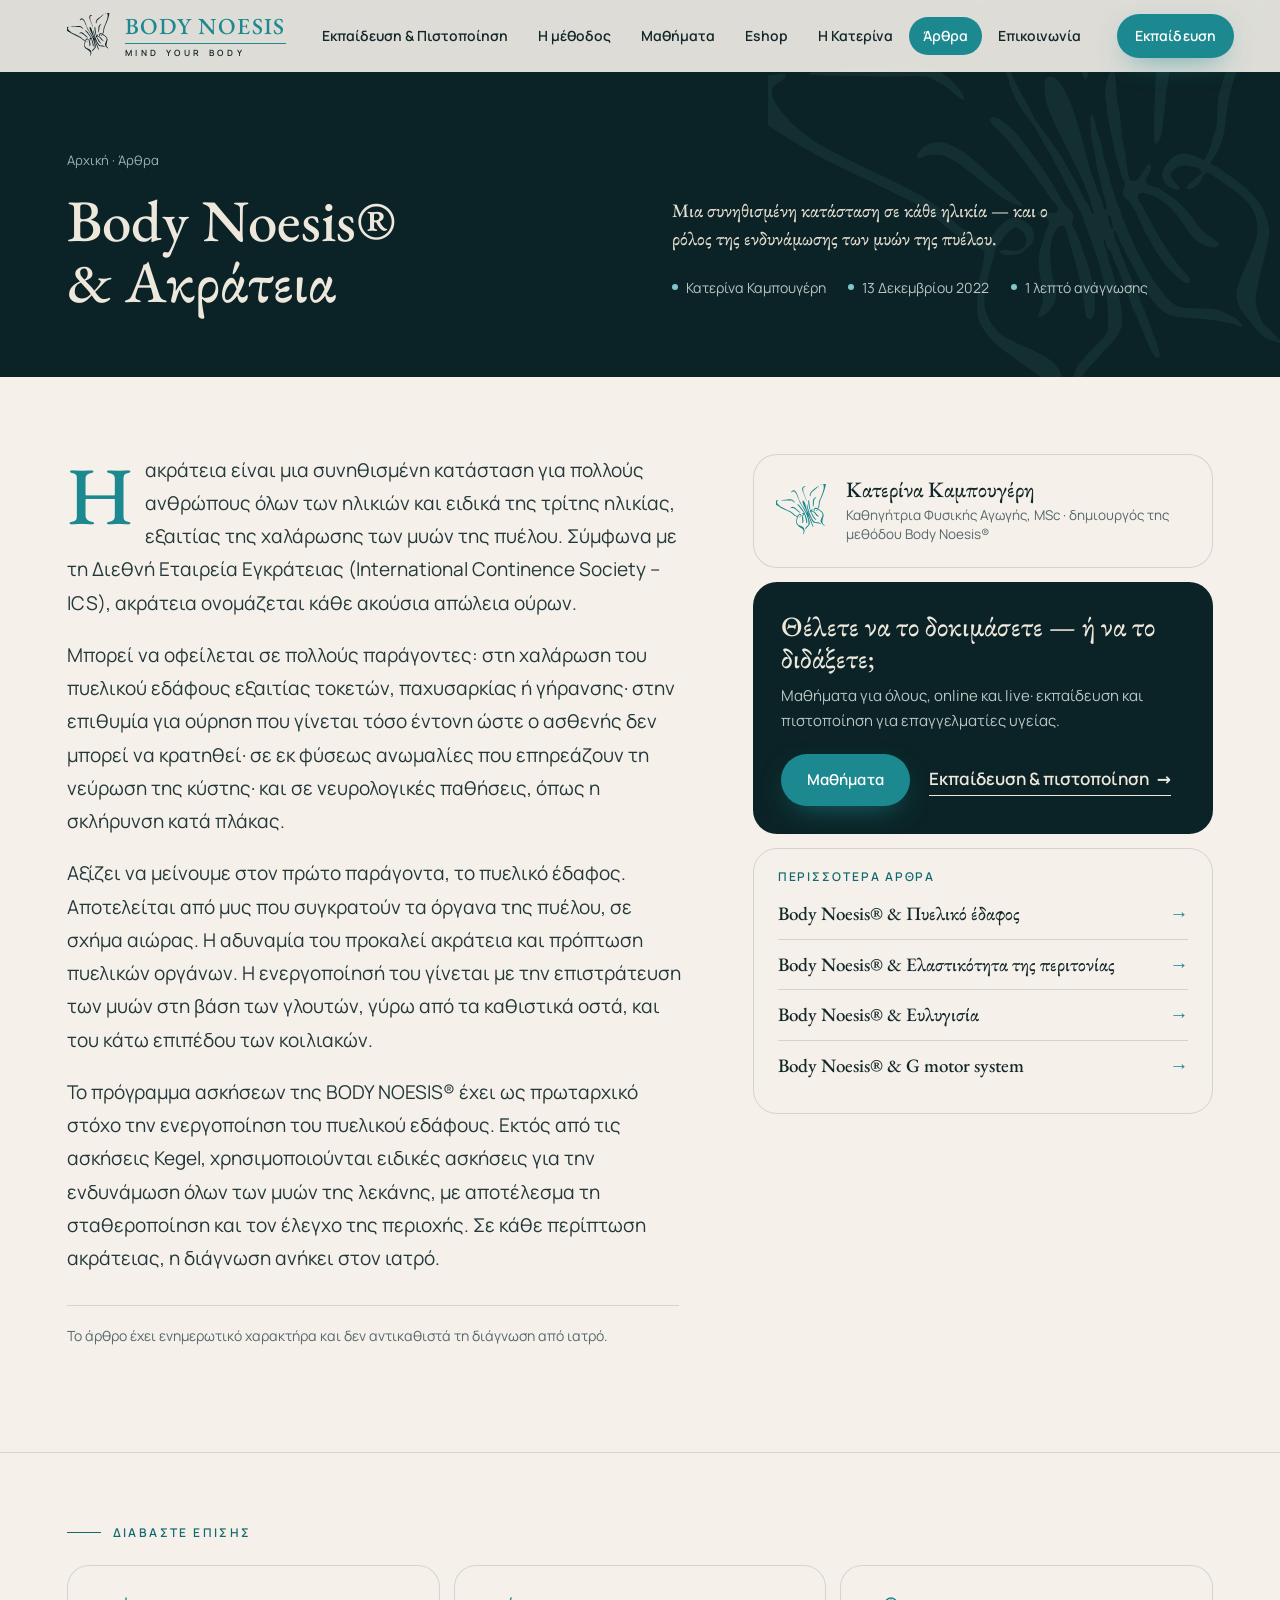
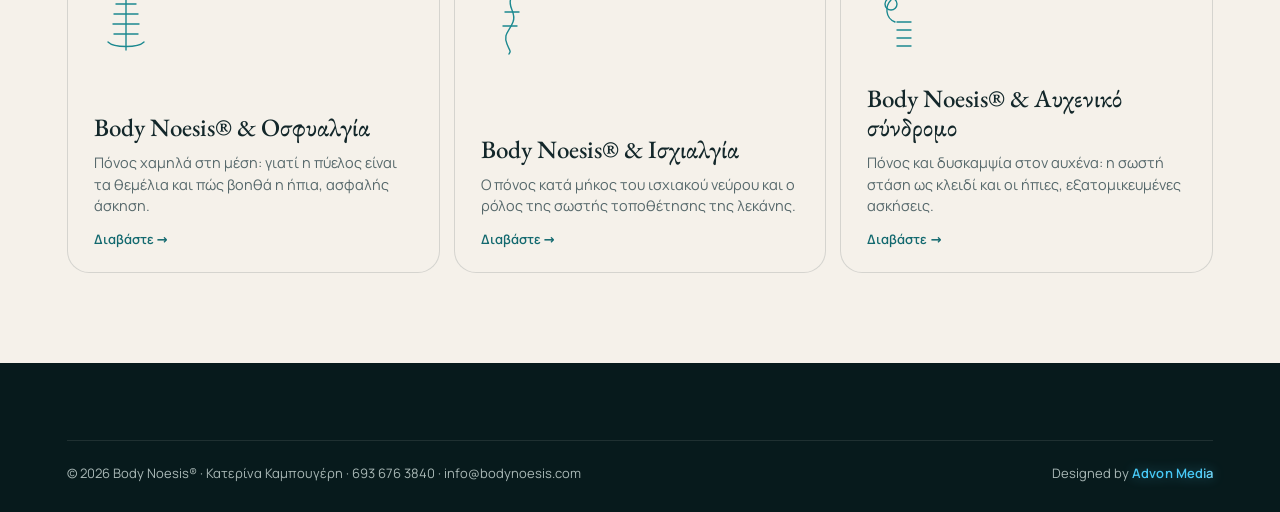
<file: arthro-akrateia.html>
<!DOCTYPE html>
<html lang="el">
<head>
<meta charset="utf-8">
<meta name="viewport" content="width=device-width,initial-scale=1,viewport-fit=cover">
<title>Body Noesis® &amp; Ακράτεια | Κατερίνα Καμπουγέρη</title>
<!-- advon-icons · favicon.py · made from assets/img/body-noesis-icon.svg · vce3b1644 -->
<link rel="icon" href="favicon.ico?v=ce3b1644" sizes="32x32">
<link rel="icon" href="assets/icons/favicon.svg?v=ce3b1644" type="image/svg+xml">
<link rel="icon" href="assets/icons/favicon-96.png?v=ce3b1644" type="image/png" sizes="96x96">
<link rel="icon" href="assets/icons/favicon-48.png?v=ce3b1644" type="image/png" sizes="48x48">
<link rel="apple-touch-icon" href="assets/icons/apple-touch-icon.png?v=ce3b1644">
<link rel="manifest" href="site.webmanifest?v=ce3b1644">
<!-- /advon-icons -->
<meta name="description" content="Μια συνηθισμένη κατάσταση σε κάθε ηλικία — και ο ρόλος της ενδυνάμωσης των μυών της πυέλου.">
<meta name="robots" content="index,follow,max-image-preview:large">
<script id="advon-draft-guard">/* Advon: drafts stay out of Google; the real domain is untouched */(function(h){if(/(^|\.)(drafts\.advonmedia\.com|github\.io|netlify\.app)$/.test(h)){var m=document.createElement("meta");m.name="robots";m.content="noindex,nofollow";document.head.appendChild(m)}})(location.hostname)</script>
<meta name="theme-color" content="#0B2326">
<meta name="color-scheme" content="light only">
<meta property="og:type" content="website"><meta property="og:locale" content="el_GR"><meta property="og:locale:alternate" content="en_GB">
<meta property="og:site_name" content="Body Noesis®">
<meta property="og:title" content="Body Noesis® &amp; Ακράτεια | Κατερίνα Καμπουγέρη"><meta property="og:description" content="Μια συνηθισμένη κατάσταση σε κάθε ηλικία — και ο ρόλος της ενδυνάμωσης των μυών της πυέλου.">
<meta property="og:image" content="https://bodynoesis.com/assets/img/katerina-kampougeri-body-noesis-paralia-maxilari-1600.webp"><meta property="og:image:width" content="1600"><meta property="og:image:height" content="1200">
<meta name="twitter:card" content="summary_large_image">
<script>(function(){var h=document.documentElement;h.classList.add('js');try{if(!sessionStorage.getItem('bn-in')&&!matchMedia('(prefers-reduced-motion:reduce)').matches&&!document.hidden)0}catch(e){}})()</script>
<link rel="preload" href="assets/fonts/eb-garamond-greek-500.woff2" as="font" type="font/woff2" crossorigin>
<style id="advon-fonts">@font-face{font-family:'EB Garamond';font-style:normal;font-weight:500;font-display:swap;src:url(assets/fonts/eb-garamond-greek-500.woff2) format('woff2');unicode-range:U+0370-0377,U+037A-037F,U+0384-038A,U+038C,U+038E-03A1,U+03A3-03FF}
@font-face{font-family:'EB Garamond';font-style:normal;font-weight:500;font-display:swap;src:url(assets/fonts/eb-garamond-latin-500.woff2) format('woff2');unicode-range:U+0000-00FF,U+0131,U+0152-0153,U+02BB-02BC,U+02C6,U+02DA,U+02DC,U+0304,U+0308,U+0329,U+2000-206F,U+20AC,U+2122,U+2191,U+2193,U+2212,U+2215,U+FEFF,U+FFFD}
@font-face{font-family:'Manrope';font-style:normal;font-weight:400;font-display:swap;src:url(assets/fonts/manrope-greek-400.woff2) format('woff2');unicode-range:U+0370-0377,U+037A-037F,U+0384-038A,U+038C,U+038E-03A1,U+03A3-03FF}
@font-face{font-family:'Manrope';font-style:normal;font-weight:400;font-display:swap;src:url(assets/fonts/manrope-latin-400.woff2) format('woff2');unicode-range:U+0000-00FF,U+0131,U+0152-0153,U+02BB-02BC,U+02C6,U+02DA,U+02DC,U+0304,U+0308,U+0329,U+2000-206F,U+20AC,U+2122,U+2191,U+2193,U+2212,U+2215,U+FEFF,U+FFFD}
@font-face{font-family:'Manrope';font-style:normal;font-weight:600;font-display:swap;src:url(assets/fonts/manrope-greek-600.woff2) format('woff2');unicode-range:U+0370-0377,U+037A-037F,U+0384-038A,U+038C,U+038E-03A1,U+03A3-03FF}
@font-face{font-family:'Manrope';font-style:normal;font-weight:600;font-display:swap;src:url(assets/fonts/manrope-latin-600.woff2) format('woff2');unicode-range:U+0000-00FF,U+0131,U+0152-0153,U+02BB-02BC,U+02C6,U+02DA,U+02DC,U+0304,U+0308,U+0329,U+2000-206F,U+20AC,U+2122,U+2191,U+2193,U+2212,U+2215,U+FEFF,U+FFFD}</style>
<style>:root{--paper:#F5F1EA;--paper2:#EFE8DD;--surf:#E7DED0;--ink:#13272A;--mut:#56686B;--teal:#1C8990;--tealt:#13696F;--tealL:#7CC8CC;--deep:#0B2326;--deep2:#103136;--sand:#C9B590;--rasp:#983058;--rasp2:#7C2347;--line:rgba(19,39,42,.14);--lineL:rgba(245,241,234,.16);
--fd:'EB Garamond',Georgia,'Noto Serif',serif;--fb:'Manrope',system-ui,-apple-system,'Segoe UI',sans-serif;
--g:clamp(20px,5.2vw,120px);--gx:max(var(--g),calc((100vw - 1920px)/2));--r:22px;--ease:cubic-bezier(.22,1,.36,1);--sh1:0 1px 2px rgba(11,35,38,.06),0 6px 18px -8px rgba(11,35,38,.18);--sh2:0 2px 6px rgba(11,35,38,.08),0 24px 60px -24px rgba(11,35,38,.35);--sh3:0 40px 90px -40px rgba(11,35,38,.6)}
*,*::before,*::after{box-sizing:border-box}
html{-webkit-text-size-adjust:100%;scroll-behavior:smooth;scroll-padding-top:90px;color-scheme:light only}
html,body{overflow-x:clip}
body{margin:0;background:var(--paper);color:var(--ink);font:400 17px/1.65 var(--fb);-webkit-font-smoothing:antialiased;-moz-osx-font-smoothing:grayscale;text-rendering:optimizeLegibility}
img,video,svg{display:block;max-width:100%}img{height:auto}
a{color:inherit}
button{font:inherit;color:inherit;cursor:pointer}
h1,h2,h3,h4{margin:0;font-weight:500}
p{margin:0 0 1em}
::selection{background:var(--teal);color:#fff}
.wrap{width:calc(100% - 2*var(--g));max-width:1920px;margin:0 auto}
.sk{position:absolute;left:-9999px;top:0}.sk:focus{left:12px;top:12px;z-index:200;background:#fff;padding:10px 14px;border-radius:10px}
.d{font-family:var(--fd);font-weight:500;letter-spacing:-.012em;line-height:1.04;text-wrap:balance}
.kick{display:inline-flex;align-items:center;gap:12px;font:600 12px/1 var(--fb);letter-spacing:.2em;text-transform:uppercase;color:var(--tealt)}
.kick::before{content:"";width:34px;height:1px;background:currentColor;transform-origin:left;transform:scaleX(var(--kx,1));transition:transform .7s var(--ease)}
.on-dark .kick,.kick.l{color:var(--tealL)}
h2.d{font-size:clamp(38px,4.6vw,78px);margin:18px 0 0}
.lead{font-size:clamp(17px,1.25vw,20px);color:var(--mut);max-width:64ch;text-wrap:pretty}
.on-dark{background:var(--deep);color:#EDE7DC}
.on-dark .lead{color:#B9C6C4}
.sec{padding:clamp(80px,9vw,150px) 0;position:relative}
.num{font-variant-numeric:tabular-nums lining-nums}
.btn{display:inline-flex;align-items:center;justify-content:center;gap:10px;min-height:52px;padding:0 26px;border-radius:999px;border:0;background:var(--teal);color:#fff;font:600 15px/1 var(--fb);letter-spacing:.01em;text-decoration:none;position:relative;overflow:hidden;isolation:isolate;transition:transform .25s var(--ease),background .25s,box-shadow .25s;box-shadow:0 10px 30px -12px rgba(28,137,144,.8)}
.btn::after{content:"";position:absolute;inset:0;background:linear-gradient(100deg,transparent 30%,rgba(255,255,255,.28) 50%,transparent 70%);transform:translateX(-120%);z-index:-1}
.btn:active{transform:scale(.97)}
.btn.sec2{background:transparent;color:inherit;border:1px solid currentColor;box-shadow:none}
.btn.rasp{background:var(--rasp);box-shadow:0 10px 30px -12px rgba(152,48,88,.75)}
.btn.light{background:#F5F1EA;color:var(--deep);box-shadow:none}
@media (hover:hover){.btn:hover{transform:translateY(-2px)}.btn:hover::after{transform:translateX(120%);transition:transform .8s var(--ease)}.btn.sec2:hover{background:rgba(28,137,144,.08)}}
.tl{display:inline-flex;align-items:center;gap:8px;font-weight:600;text-decoration:none;border-bottom:1px solid currentColor;padding-bottom:2px}
.tl span{transition:transform .25s var(--ease)}@media (hover:hover){.tl:hover span{transform:translateX(4px)}}
/* ---------- header */
.hd{position:fixed;inset:0 0 auto;z-index:60;height:84px;display:flex;align-items:center;transition:background .35s,box-shadow .35s,height .35s;color:#F5F1EA}
.hd::before{content:"";position:absolute;inset:0;background:rgba(245,241,234,.9);backdrop-filter:saturate(1.4) blur(14px);-webkit-backdrop-filter:saturate(1.4) blur(14px);opacity:0;transition:opacity .35s;box-shadow:0 1px 0 var(--line)}
.hd.solid{color:var(--ink);height:72px}.hd.solid::before{opacity:1}
.hd .wrap{display:flex;align-items:center;gap:22px;position:relative}
.brand{display:flex;align-items:center;gap:12px;text-decoration:none;flex:none}
.brand svg{width:46px;height:46px;color:currentColor;transition:transform .8s var(--ease)}
.hd.solid .brand svg{color:var(--ink)}
.wm{display:flex;flex-direction:column;line-height:1}
.wm b{font:500 23px/1 var(--fd);letter-spacing:.06em;color:var(--tealL);padding-bottom:5px;border-bottom:1px solid currentColor}
.hd.solid .wm b{color:var(--teal)}
.wm i{font:600 8.6px/1 var(--fb);font-style:normal;letter-spacing:.42em;margin-top:5px}
.nav{display:flex;gap:2px;margin-left:auto;align-items:center}
.nav a{font:600 14px/1 var(--fb);text-decoration:none;padding:12px 12px;border-radius:999px;position:relative;white-space:nowrap}
.nav a::after{content:"";position:absolute;left:12px;right:12px;bottom:6px;height:1px;background:currentColor;transform:scaleX(0);transform-origin:left;transition:transform .35s var(--ease)}
@media (hover:hover){.nav a:hover::after{transform:scaleX(1)}}
.nav{position:relative}.nav a{z-index:1;padding:12px 14px;transition:color .35s}
.nav .pill{position:absolute;left:0;top:50%;width:0;height:38px;border-radius:999px;background:var(--teal);box-shadow:0 6px 18px -8px rgba(28,137,144,.7);transform:translate(0,-50%);pointer-events:none;z-index:0;opacity:0}
.nav .pill.go{transition:transform .55s var(--ease),width .55s var(--ease),opacity .3s}
.nav a.on{color:#fff}.nav a.on::after{display:none}
.nav a.cur{background:var(--teal);color:#fff}.nav a.cur::after{display:none}
.hdr{display:flex;align-items:center;gap:6px}
.cartb{position:relative;width:46px;height:46px;border-radius:50%;border:1px solid currentColor;background:transparent;display:grid;place-items:center;opacity:.92}
.cartb svg{width:20px;height:20px}
.cartb .cn{position:absolute;top:-4px;right:-4px;min-width:20px;height:20px;padding:0 5px;border-radius:10px;background:var(--rasp);color:#fff;font:700 11px/20px var(--fb);text-align:center;transform:scale(0);transition:transform .35s cubic-bezier(.34,1.56,.64,1)}
.cartb .cn.on{transform:scale(1)}
.cartb.bump{animation:bump .5s cubic-bezier(.34,1.56,.64,1)}@keyframes bump{40%{transform:scale(1.18)}}
.flags{display:flex;gap:4px}
.flags button{width:44px;height:44px;border:0;background:transparent;border-radius:50%;display:grid;place-items:center;opacity:.55;transition:opacity .2s}
.flags button[aria-pressed=true]{opacity:1}
.fl{display:block;width:20px;height:14px;overflow:hidden;line-height:0;border-radius:2px;box-shadow:0 0 0 1px rgba(0,0,0,.12)}
.fl svg{display:block;width:100%;height:100%}
.burger{display:none;width:46px;height:46px;border:1px solid currentColor;border-radius:50%;background:transparent;position:relative}
.burger i{position:absolute;left:14px;right:14px;height:1.5px;background:currentColor;transition:transform .35s var(--ease),opacity .2s}
.burger i:nth-child(1){top:17px}.burger i:nth-child(2){top:22px}.burger i:nth-child(3){top:27px}
.mm{position:fixed;inset:0;z-index:90;background:var(--deep);color:#F5F1EA;display:flex;flex-direction:column;padding:96px var(--g) 40px;transform:translateY(-100%);transition:transform .55s var(--ease);visibility:hidden}
.mm.open{transform:none;visibility:visible}
.mm a{font:500 clamp(30px,8vw,44px)/1.25 var(--fd);text-decoration:none;padding:6px 0;border-bottom:1px solid var(--lineL)}
.mm .x{position:absolute;top:18px;right:var(--g);width:50px;height:50px;border-radius:50%;border:1px solid rgba(245,241,234,.5);background:transparent;color:#F5F1EA;font-size:26px;line-height:1}
.mm .mmf{margin-top:auto;display:flex;gap:10px;align-items:center;flex-wrap:wrap}
@media (max-width:1220px){.nav{display:none}.burger{display:block}.hdr{margin-left:auto}}
@media (max-width:520px){.wm i{display:none}.wm b{font-size:19px;border:0;padding:0}.brand svg{width:38px;height:38px}.hd .flags{display:none}.hd{height:70px}}
/* ---------- intro (vertebrae align, page opens) */
#intro{position:fixed;inset:0;z-index:300;pointer-events:none;display:none}
html.bn-intro #intro{display:block;pointer-events:auto}
#intro .bd{position:absolute;left:0;right:0;height:calc(100%/7 + 1px);background:var(--deep);transition:transform .9s cubic-bezier(.76,0,.24,1)}
#intro .vb{position:absolute;left:50%;top:50%;width:min(96px,18vw);height:46%;transform:translate(-50%,-50%)}
#intro .vb i{position:absolute;left:0;width:100%;height:calc(100%/7*.7);border-radius:40%/60%;border:1.5px solid var(--tealL);background:rgba(124,200,204,.08);transform:translateX(var(--x));transition:transform .9s cubic-bezier(.34,1.3,.5,1),background .5s}
#intro .ibf{position:absolute;left:50%;top:calc(27% - 70px);width:84px;height:84px;margin-left:-42px;color:#F5F1EA;opacity:0;transform:translateY(10px) scale(.8);transition:opacity .6s,transform .8s var(--ease)}
#intro .iw{position:absolute;left:0;right:0;top:calc(73% + 10px);text-align:center;color:#F5F1EA;opacity:0;transition:opacity .6s .1s}
#intro .iw b{display:block;font:500 28px/1 var(--fd);letter-spacing:.12em;color:var(--tealL)}#intro .iw small{display:block;margin-top:10px;font:600 10px/1 var(--fb);letter-spacing:.44em}
#intro.al .vb i{transform:none;background:rgba(124,200,204,.22)}
#intro.bf .ibf{opacity:1;transform:none}#intro.bf .iw{opacity:1}
#intro.go .bd:nth-child(odd){transform:translateX(-101%)}#intro.go .bd:nth-child(even){transform:translateX(101%)}
#intro.go .vb,#intro.go .ibf,#intro.go .iw{opacity:0;transition:opacity .35s}
/* ---------- hero */
.hero{position:relative;min-height:max(640px,100svh);display:grid;grid-template-columns:minmax(0,46fr) minmax(0,54fr);background:var(--deep);color:#F2ECE2;overflow:clip}
.hero-t{position:relative;z-index:2;padding:calc(84px + clamp(30px,5vh,70px)) clamp(28px,4vw,72px) clamp(40px,6vh,80px) var(--gx);display:flex;flex-direction:column;justify-content:center}
.hero-t .ey{font:600 12px/1.4 var(--fb);letter-spacing:.22em;text-transform:uppercase;color:var(--tealL);display:flex;align-items:center;gap:12px}
.hero-t .ey::before{content:"";width:28px;height:1px;background:currentColor}
.hero h1{font:600 14px/1.55 var(--fb);letter-spacing:.02em;color:#C7D3D1;margin:22px 0 0;max-width:46ch}
.hero .disp{font-family:var(--fd);font-weight:500;font-size:clamp(46px,5.2vw,96px);line-height:.98;letter-spacing:-.02em;margin:16px 0 0;text-wrap:balance}
.hero .disp em{font-style:normal;color:var(--tealL);position:relative;white-space:nowrap}
.hero .disp em svg{position:absolute;left:-2%;right:-2%;bottom:-.08em;width:104%;height:.22em;overflow:visible}
.hero .disp em path{stroke:var(--sand);stroke-width:2.2;fill:none;stroke-dasharray:1;stroke-dashoffset:1;transition:stroke-dashoffset 1.2s .9s var(--ease)}
.hero.in .disp em path{stroke-dashoffset:0}
.hero .sub{margin:26px 0 0;font-size:clamp(16px,1.15vw,19px);color:#C3CFCD;max-width:52ch;text-wrap:pretty}
.hero .cta{display:flex;align-items:center;gap:24px;flex-wrap:wrap;margin-top:34px}
.hero .chips{display:flex;flex-wrap:wrap;gap:8px;margin-top:38px;padding:0;list-style:none}
.hero .chips li{font:600 12.5px/1 var(--fb);padding:11px 15px;border-radius:999px;border:1px solid rgba(124,200,204,.35);color:#DCE6E4}
.w{display:inline-block;overflow:hidden;vertical-align:top;padding-bottom:.08em;margin-bottom:-.08em}
.w>span{display:inline-block;transform:translateY(105%);transition:transform 1s var(--ease);transition-delay:calc(var(--i)*70ms + .2s)}
.hero.in .w>span{transform:none}
.hero .fade{opacity:0;transform:translateY(14px);transition:opacity .8s var(--ease),transform .8s var(--ease);transition-delay:calc(var(--d,0)*1ms + .5s)}
.hero.in .fade{opacity:1;transform:none}
.hero-p{position:relative;z-index:1;margin-top:84px;border-top-left-radius:clamp(40px,7vw,140px);overflow:hidden;background:#173a3f}
.hero-p picture,.hero-p img{display:block;width:100%;height:100%}
.hero-p img{object-fit:cover;object-position:72% 34%;transform:scale(1.08);transition:transform 2.4s var(--ease)}
.hero.in .hero-p img{transform:scale(1);animation:kb 26s 2.4s ease-in-out infinite alternate}
@keyframes kb{to{transform:scale(1.045) translate(-.8%,-.5%)}}
.hero-p::after{content:"";position:absolute;inset:0;background:linear-gradient(90deg,rgba(11,35,38,.55),rgba(11,35,38,0) 34%),linear-gradient(0deg,rgba(11,35,38,.45),transparent 30%);pointer-events:none}
.hero-card{position:absolute;left:clamp(18px,2.4vw,36px);bottom:clamp(18px,3vh,36px);z-index:3;display:flex;gap:14px;align-items:center;max-width:330px;padding:14px 18px 14px 14px;border-radius:18px;background:rgba(11,35,38,.55);backdrop-filter:blur(12px);-webkit-backdrop-filter:blur(12px);border:1px solid rgba(245,241,234,.18);color:#F2ECE2;text-decoration:none;font-size:13.5px;line-height:1.4;box-shadow:var(--sh2);animation:bob 6s ease-in-out infinite}
.hero-card b{display:block;font:500 18px/1.2 var(--fd);color:#fff}
.hero-card .seal{flex:none;width:58px;height:58px}
@keyframes bob{50%{transform:translateY(-6px)}}
.hero-spine{position:absolute;left:calc(var(--gx) - 2px);top:0;bottom:0;width:1px;z-index:1;opacity:.5;pointer-events:none}
.hero-bg{position:absolute;inset:0;z-index:0;pointer-events:none;overflow:hidden}
.hero-bg .o{position:absolute;border-radius:50%;filter:none}
.hero-bg .o1{width:70vmax;height:70vmax;left:-28vmax;top:-30vmax;background:radial-gradient(closest-side,rgba(28,137,144,.32),transparent);animation:dr1 28s ease-in-out infinite alternate}
.hero-bg .o2{width:50vmax;height:50vmax;left:10vmax;bottom:-32vmax;background:radial-gradient(closest-side,rgba(201,181,144,.14),transparent);animation:dr2 34s ease-in-out infinite alternate}
@keyframes dr1{to{transform:translate(8vmax,6vmax)}}@keyframes dr2{to{transform:translate(-6vmax,-5vmax)}}
.hero-bg .bfw{position:absolute;right:56%;top:52%;width:min(36vw,520px);color:rgba(124,200,204,.07);transform:translate(10%,-50%) rotate(-8deg)}
.hero .scroll{position:absolute;left:var(--gx);bottom:26px;z-index:3;font:600 11px/1 var(--fb);letter-spacing:.3em;color:#9fb3b1;display:flex;align-items:center;gap:12px;text-transform:uppercase;transition:opacity .4s}
.hero .scroll i{width:1px;height:34px;background:linear-gradient(var(--tealL),transparent);animation:sc 2.2s ease-in-out infinite}
@keyframes sc{0%{transform:scaleY(0);transform-origin:top}50%{transform:scaleY(1);transform-origin:top}51%{transform-origin:bottom}100%{transform:scaleY(0);transform-origin:bottom}}
@media (max-width:1000px){
 .hero{grid-template-columns:1fr;min-height:0}
 .hero-p{order:-1;margin-top:70px;border-radius:0;aspect-ratio:4/3;height:auto}
 .hero-p img{object-position:50% 50%;animation:none!important;transform:none!important}
 .hero-p::after{background:linear-gradient(0deg,var(--deep),rgba(11,35,38,0) 26%)}
 .hero-t{padding:10px var(--g) 64px;margin-top:-34px}
 .hero-card{left:auto;right:12px;bottom:auto;top:12px;max-width:250px;padding:10px 12px;font-size:12px;animation:none}
 .hero-card .seal{width:44px;height:44px}.hero-card b{font-size:15px}
 .hero .scroll,.hero-spine{display:none}
}
@media (max-width:520px){.hero-card{display:none}.hero .disp{font-size:clamp(40px,11.4vw,56px)}}
/* ---------- proof */
.proof{border-bottom:1px solid var(--line);background:var(--paper)}
.proof ul{list-style:none;margin:0;padding:0;display:grid;grid-template-columns:repeat(5,minmax(0,1fr))}
.proof li{padding:34px clamp(14px,1.6vw,28px);border-left:1px solid var(--line);opacity:0;transform:translateY(16px) rotateX(-40deg);transform-origin:50% 100%;transition:opacity .6s,transform .8s var(--ease);transition-delay:calc(var(--i)*70ms)}
.proof li:first-child{border-left:0;padding-left:0}
.proof.in li{opacity:1;transform:none}
.proof b{display:block;font:500 clamp(24px,2vw,32px)/1.08 var(--fd);color:var(--tealt)}
.proof span{display:block;margin-top:8px;font-size:14px;color:var(--mut);line-height:1.45}
@media (max-width:1000px){.proof ul{grid-template-columns:repeat(2,minmax(0,1fr))}.proof li{border-left:0;border-top:1px solid var(--line);padding:24px 14px 24px 0}.proof li:first-child{grid-column:1/-1}}
/* ---------- academy */
.acad{background:var(--deep);color:#EDE7DC;border-radius:clamp(36px,5vw,72px) clamp(36px,5vw,72px) 0 0;margin-top:-1px;overflow:clip;position:relative}
.acad .amb{position:absolute;inset:0;pointer-events:none;overflow:hidden}
.acad .amb i{position:absolute;border-radius:50%;border:1px solid rgba(124,200,204,.1)}
.a-head{display:grid;grid-template-columns:minmax(0,1.05fr) minmax(0,.95fr);gap:clamp(30px,5vw,96px);align-items:end}
.a-head h2{font-size:clamp(42px,5.4vw,96px)}
.a-head h2 em{font-style:normal;color:var(--tealL)}
.a-head .lead{margin:0}
.who{margin:clamp(56px,7vw,110px) 0 0;display:grid;grid-template-columns:minmax(0,.62fr) minmax(0,1.38fr);gap:clamp(30px,5vw,96px);align-items:start}
.who h3{font:600 12px/1.4 var(--fb);letter-spacing:.2em;text-transform:uppercase;color:var(--sand)}
.who ul{list-style:none;margin:0;padding:0}
.who li{display:flex;align-items:baseline;justify-content:space-between;gap:20px;padding:18px 0;border-top:1px solid var(--lineL);font:500 clamp(28px,3.4vw,58px)/1.05 var(--fd);color:rgba(237,231,220,.28);transition:color .6s,padding .6s var(--ease)}
.who li:last-child{border-bottom:1px solid var(--lineL)}
.who li small{font:600 12px/1.3 var(--fb);letter-spacing:.08em;color:var(--tealL);opacity:0;transition:opacity .6s;text-align:right;max-width:24ch}
.who li.lit{color:#F2ECE2;padding-left:clamp(0px,1.4vw,24px)}.who li.lit small{opacity:1}
.fmt{margin-top:clamp(56px,7vw,110px);display:grid;grid-template-columns:repeat(4,minmax(0,1fr));gap:14px}
.fmt div{padding:28px 24px 26px;border-radius:var(--r);background:var(--deep2);border:1px solid var(--lineL);position:relative;overflow:hidden;transform:translateY(30px) scale(.96);opacity:0;transition:transform .8s var(--ease),opacity .6s;transition-delay:calc(var(--i)*80ms)}
.fmt.in div{transform:none;opacity:1}
.fmt b{display:block;font:500 clamp(36px,3.2vw,52px)/1 var(--fd);color:#fff}
.fmt span{display:block;margin-top:14px;font:600 12px/1.3 var(--fb);letter-spacing:.16em;text-transform:uppercase;color:var(--tealL)}
.fmt p{margin:10px 0 0;font-size:15px;color:#B9C6C4;line-height:1.5}
.fmt div::before{content:"";position:absolute;left:0;top:0;height:2px;width:100%;background:linear-gradient(90deg,var(--teal),var(--sand));transform:scaleX(0);transform-origin:left;transition:transform 1s var(--ease);transition-delay:calc(var(--i)*80ms + .3s)}
.fmt.in div::before{transform:scaleX(1)}
.syl{margin-top:clamp(70px,8vw,130px);display:grid;grid-template-columns:minmax(0,.72fr) minmax(0,1.28fr);gap:clamp(30px,5vw,96px)}
.syl .st{position:sticky;top:110px;align-self:start}
.syl h3{font:500 clamp(32px,3.2vw,54px)/1.05 var(--fd)}
.syl .st p{color:#B9C6C4;margin-top:18px}
.syl .bar{margin-top:26px;height:3px;border-radius:3px;background:rgba(245,241,234,.12);overflow:hidden}
.syl .bar i{display:block;height:100%;width:100%;background:linear-gradient(90deg,var(--teal),var(--tealL));transform:scaleX(var(--p,0));transform-origin:left}
.syl .cnt{margin-top:12px;font:600 13px/1 var(--fb);color:var(--tealL)}
.syl ol{list-style:none;margin:0;padding:0;columns:2;column-gap:34px;counter-reset:m}
.syl li{break-inside:avoid;counter-increment:m;display:grid;grid-template-columns:44px minmax(0,1fr);gap:4px;padding:16px 0 16px;border-top:1px solid var(--lineL);font-size:16px;line-height:1.45;color:rgba(237,231,220,.5);transition:color .5s}
.syl li::before{content:counter(m,decimal-leading-zero);font:500 18px/1.3 var(--fd);color:rgba(124,200,204,.45);transition:color .5s}
.syl li.lit{color:#F2ECE2}.syl li.lit::before{color:var(--tealL)}
/* path */
.path{margin-top:clamp(80px,9vw,140px);display:grid;grid-template-columns:minmax(0,1fr) minmax(0,1fr);gap:clamp(30px,5vw,96px)}
.path h3{font:500 clamp(32px,3.2vw,54px)/1.05 var(--fd)}
.road{position:relative;padding-left:64px}
.road .ln{position:absolute;left:21px;top:8px;bottom:8px;width:2px;background:rgba(245,241,234,.1)}
.road .ln i{position:absolute;inset:0;background:linear-gradient(var(--tealL),var(--teal));transform:scaleY(var(--p,0));transform-origin:top}
.road .st2{position:relative;padding:4px 0 38px}
.road .st2:last-child{padding-bottom:0}
.road .dot{position:absolute;left:-64px;top:0;width:44px;height:30px;border-radius:44%/62%;border:1.5px solid rgba(124,200,204,.4);background:var(--deep);display:grid;place-items:center;font:600 13px/1 var(--fb);color:rgba(124,200,204,.7);transition:all .5s cubic-bezier(.34,1.56,.64,1)}
.road .st2.lit .dot{background:var(--teal);border-color:var(--teal);color:#fff;transform:scale(1.08)}
.road h4{font:500 26px/1.15 var(--fd);color:#F2ECE2}
.road p{margin:8px 0 0;color:#B9C6C4;font-size:15.5px}
/* certificate */
.cert-w{margin-top:clamp(80px,9vw,140px);display:grid;grid-template-columns:minmax(0,.9fr) minmax(0,1.1fr);gap:clamp(30px,5vw,96px);align-items:center}
.cert-w h3{font:500 clamp(32px,3.2vw,54px)/1.05 var(--fd)}
.cert-w .lead{margin-top:16px}
.field{display:block;margin-top:24px}
.field span{display:block;font:600 12px/1 var(--fb);letter-spacing:.14em;text-transform:uppercase;color:var(--tealL);margin-bottom:10px}
.field input,.field select,.field textarea{width:100%;min-height:54px;padding:14px 18px;border-radius:14px;border:1px solid rgba(245,241,234,.25);background:rgba(245,241,234,.06);color:#F5F1EA;font:500 17px/1.3 var(--fb);outline:none;transition:border-color .2s,background .2s}
.field textarea{min-height:110px;resize:vertical}
.field select option{color:#13272A}
.field input:focus,.field select:focus,.field textarea:focus{border-color:var(--tealL);background:rgba(245,241,234,.1)}
.cert{position:relative;aspect-ratio:1.414/1;border-radius:6px;background:#FBF8F2;color:#1F3134;padding:clamp(18px,3.4%,44px);box-shadow:var(--sh3);transform:perspective(1400px) rotateY(var(--ry,-8deg)) rotateX(var(--rx,4deg));transition:transform .6s var(--ease);overflow:hidden}
.cert::before{content:"";position:absolute;inset:clamp(8px,1.6%,16px);border:1px solid #C9B590;border-radius:3px;pointer-events:none}
.cert::after{content:"";position:absolute;inset:calc(clamp(8px,1.6%,16px) + 5px);border:1px solid rgba(201,181,144,.5);border-radius:2px;pointer-events:none}
.cert .ci{position:relative;height:100%;display:flex;flex-direction:column;align-items:center;justify-content:space-between;text-align:center;padding:4% 6%}
.cert .cbf{width:11%;color:#1F3134}
.cert .ctt{font:600 clamp(8px,.85vw,12px)/1 var(--fb);letter-spacing:.38em;color:var(--teal)}
.cert .cn2{font:500 clamp(10px,1.1vw,15px)/1.2 var(--fd);letter-spacing:.2em;text-transform:uppercase}
.cert .nm{font:500 clamp(22px,3vw,46px)/1.1 var(--fd);color:#0B2326;min-height:1.1em;border-bottom:1px solid #C9B590;padding:0 6% 4px;transition:opacity .2s}
.cert .tx{font-size:clamp(9px,.9vw,13px);line-height:1.5;color:#4C5D60;max-width:46ch}
.cert .sg{display:flex;justify-content:space-between;width:100%;align-items:flex-end;font-size:clamp(8px,.8vw,11px);color:#5c6b6d}
.cert .sg div{border-top:1px solid #9aa7a8;padding-top:4px;min-width:30%}
.cert .sg svg{width:clamp(80px,12vw,150px);height:auto;margin:0 auto -2px;stroke:#0B2326;fill:none;stroke-width:1.4;stroke-dasharray:1;stroke-dashoffset:1;transition:stroke-dashoffset 2s var(--ease)}
.cert.in .sg svg{stroke-dashoffset:0}
.cert .stamp{position:absolute;right:5%;bottom:5%;width:clamp(48px,7vw,86px);aspect-ratio:1;border-radius:50%;border:2px solid rgba(152,48,88,.55);color:rgba(152,48,88,.75);display:grid;place-items:center;transform:rotate(-14deg) scale(1.6);opacity:0;transition:transform .6s cubic-bezier(.34,1.56,.64,1) 1.2s,opacity .3s 1.2s}
.cert.in .stamp{transform:rotate(-14deg);opacity:1}
.cert .stamp svg{width:84%;height:84%}
.cert-note{margin-top:14px;font-size:12px;color:#8FA3A1}
/* team */
.team{margin-top:clamp(80px,9vw,140px)}
.team h3{font:500 clamp(32px,3.2vw,54px)/1.05 var(--fd);max-width:20ch}
.tg{display:grid;grid-template-columns:repeat(3,minmax(0,1fr));gap:18px;margin-top:40px}
.tc{border-radius:var(--r);background:var(--deep2);border:1px solid var(--lineL);overflow:hidden;display:flex;flex-direction:column}
.tc figure{margin:0;aspect-ratio:1/1;overflow:hidden;background:#1a3c41}
.tc img{width:100%;height:100%;object-fit:cover;transition:transform 1.2s var(--ease)}
@media (hover:hover){.tc:hover img{transform:scale(1.04)}}
.tc div{padding:22px 24px 26px}
.tc b{display:block;font:500 26px/1.1 var(--fd);color:#fff}
.tc small{display:block;margin-top:6px;font:600 12px/1.4 var(--fb);letter-spacing:.12em;text-transform:uppercase;color:var(--tealL)}
.tc p{margin:12px 0 0;font-size:15px;color:#B9C6C4;line-height:1.55}
.tc.es{lang:es}
/* price */
.price{margin-top:clamp(80px,9vw,140px);display:grid;grid-template-columns:minmax(0,.8fr) minmax(0,1.2fr);gap:clamp(30px,5vw,96px);align-items:start}
.price h3{font:500 clamp(32px,3.2vw,54px)/1.05 var(--fd)}
.pg{display:grid;grid-template-columns:repeat(3,minmax(0,1fr));gap:14px}
.pc{padding:28px 22px;border-radius:var(--r);border:1px solid var(--lineL);background:rgba(245,241,234,.03);text-align:left}
.pc.hi{background:var(--teal);border-color:var(--teal);color:#fff}
.pc b{display:block;font:500 clamp(40px,3.6vw,58px)/1 var(--fd)}
.pc span{display:block;margin-top:12px;font:600 13px/1.4 var(--fb);color:var(--tealL)}
.pc.hi span{color:#E2F4F5}
.pnote{grid-column:1/-1;margin:8px 0 0;font-size:14px;color:#9FB3B1}
.perk{grid-column:1/-1;display:flex;align-items:center;gap:14px;padding:16px 20px;border-radius:16px;border:1px dashed rgba(201,181,144,.5);color:#EDE7DC;font-size:15px}
.perk b{font:500 26px/1 var(--fd);color:var(--sand)}
.enq{margin-top:clamp(80px,9vw,140px);border-radius:clamp(26px,3vw,44px);background:linear-gradient(135deg,#123a40,#0e2c30);border:1px solid var(--lineL);padding:clamp(28px,4.4vw,70px);display:grid;grid-template-columns:minmax(0,.9fr) minmax(0,1.1fr);gap:clamp(24px,4vw,70px);position:relative;overflow:hidden}
.enq h3{font:500 clamp(34px,3.6vw,60px)/1.03 var(--fd)}
.enq .fgr{display:grid;grid-template-columns:minmax(0,1fr) minmax(0,1fr);gap:0 14px}
.enq .fgr .full{grid-column:1/-1}
.enq .bts{display:flex;gap:10px;flex-wrap:wrap;margin-top:22px}
.es-l{margin-top:22px;font-size:14px;color:#9FB3B1;font-style:italic}
@media (max-width:600px){.fmt{gap:10px}.fmt div{padding:22px 16px}.fmt b{font-size:clamp(26px,7.6vw,34px)}}
@media (max-width:1000px){.a-head,.who,.syl,.path,.cert-w,.price,.enq{grid-template-columns:1fr}.fmt{grid-template-columns:repeat(2,minmax(0,1fr))}.syl ol{columns:1}.syl .st{position:static}.tg{grid-template-columns:1fr}.pg{grid-template-columns:1fr}.enq .fgr{grid-template-columns:1fr}.who li small{display:none}}
@media (min-width:600px) and (max-width:1000px){.tg{grid-template-columns:repeat(2,minmax(0,1fr))}.tg .tc:last-child{grid-column:1/-1}.tg .tc:last-child figure{aspect-ratio:16/9}}
/* ---------- method (spine) */
.meth{background:var(--paper)}
.m-head{display:grid;grid-template-columns:minmax(0,1fr) minmax(0,1fr);gap:clamp(30px,5vw,96px);align-items:end}
.m-head .lead{margin:0}
.mstage{margin-top:clamp(50px,6vw,90px);display:grid;grid-template-columns:minmax(0,.9fr) minmax(0,1.1fr);gap:clamp(30px,5vw,96px)}
.sp-w{position:sticky;top:96px;align-self:start;height:calc(100svh - 130px);min-height:520px;max-height:860px;border-radius:clamp(26px,3vw,44px);background:radial-gradient(120% 80% at 50% 110%,rgba(28,137,144,.18),transparent 60%),var(--paper2);border:1px solid var(--line);overflow:hidden;display:flex;align-items:center;justify-content:center}
.sp-w svg.sp{height:88%;width:auto;overflow:visible}
.sp-w .vt{fill:#FBF8F2;stroke:var(--ink);stroke-width:1.6}
.sp-w .vt.on{fill:var(--teal);stroke:var(--tealt)}
.sp-w .disc{fill:var(--sand);opacity:.7}
.sp-w .pel{fill:none;stroke:var(--ink);stroke-width:1.6}
.sp-w .pelf{fill:var(--rasp);opacity:0;transition:opacity .6s}
.sp-w.pf .pelf{opacity:.32}
.sp-w .axis{stroke:var(--teal);stroke-width:1;stroke-dasharray:4 6;opacity:.6}
.sp-w .lab{position:absolute;left:22px;bottom:20px;font:600 12px/1.4 var(--fb);letter-spacing:.14em;text-transform:uppercase;color:var(--mut)}
.sp-w .lab b{display:block;font:500 34px/1 var(--fd);letter-spacing:0;text-transform:none;color:var(--tealt)}
.sp-w .bfm{position:absolute;right:22px;top:22px;width:56px;color:var(--ink);opacity:.85}
.prs{list-style:none;margin:0;padding:0}
.prs li{padding:clamp(28px,5vh,56px) 0;border-top:1px solid var(--line);opacity:.32;transition:opacity .6s}
.prs li.lit{opacity:1}
.prs li span{font:600 12px/1 var(--fb);letter-spacing:.2em;text-transform:uppercase;color:var(--tealt)}
.prs h3{font:500 clamp(28px,2.6vw,42px)/1.1 var(--fd);margin:12px 0 12px}
.prs p{color:var(--mut);margin:0;max-width:56ch}
.prs li:last-child{border-bottom:1px solid var(--line)}
.qb{margin-top:clamp(60px,7vw,110px);text-align:center}
.qb blockquote{margin:0 auto;max-width:22ch;font:500 clamp(40px,5vw,86px)/1.04 var(--fd);letter-spacing:-.015em;text-wrap:balance}
.qb blockquote .ww{opacity:.16;transition:opacity .4s}
.qb blockquote .ww.on{opacity:1}
.qb cite{display:block;margin-top:20px;font:600 13px/1 var(--fb);font-style:normal;letter-spacing:.16em;text-transform:uppercase;color:var(--tealt)}
.org{margin:28px auto 0;max-width:70ch;text-align:center;color:var(--mut);font-size:15.5px}
@media (max-width:1000px){.m-head,.mstage{grid-template-columns:1fr}.sp-w{position:sticky;top:72px;height:44svh;min-height:300px;z-index:2;box-shadow:var(--sh1)}.prs li{padding:28px 0}}
/* ---------- ticker */
.tick{background:var(--teal);color:#fff;overflow:hidden;padding:20px 0;-webkit-mask-image:linear-gradient(90deg,transparent,#000 8%,#000 92%,transparent);mask-image:linear-gradient(90deg,transparent,#000 8%,#000 92%,transparent)}
.tick .tr{display:flex;width:max-content;animation:tk 46s linear infinite}
.tick span{font:500 clamp(24px,2.4vw,38px)/1 var(--fd);padding:0 28px;display:flex;align-items:center;gap:56px;white-space:nowrap}
.tick span::after{content:"";width:10px;height:7px;border-radius:44%/62%;border:1.5px solid rgba(255,255,255,.7)}
@keyframes tk{to{transform:translateX(-50%)}}
@media (hover:hover){.tick:hover .tr{animation-play-state:paused}}
/* ---------- lessons */
.less{background:var(--paper2)}
.l-grid{margin-top:clamp(44px,5vw,80px);display:grid;grid-template-columns:minmax(0,1.1fr) minmax(0,.9fr);gap:clamp(24px,4vw,70px);align-items:stretch}
.l-ph{position:relative;border-radius:clamp(26px,3vw,44px);overflow:hidden;min-height:420px;background:#cfc3b2}
.l-ph img{position:absolute;inset:0;width:100%;height:100%;object-fit:cover;object-position:50% 40%}
.l-ph .tag{position:absolute;left:18px;bottom:18px;padding:10px 14px;border-radius:12px;background:rgba(245,241,234,.9);font:600 13px/1.3 var(--fb);color:var(--ink)}
.l-list{display:flex;flex-direction:column;gap:14px}
.lc{padding:28px;border-radius:var(--r);background:var(--paper);border:1px solid var(--line);box-shadow:var(--sh1);display:grid;grid-template-columns:minmax(0,1fr) auto;gap:6px 18px;align-items:start;transition:transform .4s var(--ease),box-shadow .4s}
@media (hover:hover){.lc:hover{transform:translateY(-4px);box-shadow:var(--sh2)}}
.lc h3{font:500 28px/1.1 var(--fd)}
.lc p{grid-column:1/-1;margin:8px 0 0;color:var(--mut);font-size:15.5px}
.lc .pr{text-align:right;font:500 30px/1 var(--fd);color:var(--tealt)}.lc .pr small{display:block;font:600 11.5px/1.3 var(--fb);color:var(--mut);margin-top:6px}
.lc.pro{background:var(--deep);color:#EDE7DC;border-color:transparent}.lc.pro p{color:#B9C6C4}.lc.pro .pr{color:var(--tealL);font-size:18px;font-family:var(--fb);font-weight:600;align-self:center}
.plat{margin-top:18px;font-size:14px;color:var(--mut)}
@media (max-width:1000px){.l-grid{grid-template-columns:1fr}.l-ph{min-height:0;aspect-ratio:1/1}}
/* ---------- shop */
.shop{background:var(--paper)}
.s-head{display:grid;grid-template-columns:minmax(0,1fr) minmax(0,1fr);gap:clamp(30px,5vw,96px);align-items:end}
.s-head .lead{margin:0}
.s-head h2 em{font-style:normal;color:var(--rasp)}
.prod{margin-top:clamp(56px,7vw,110px);display:grid;grid-template-columns:minmax(0,1.05fr) minmax(0,.95fr);gap:clamp(24px,5vw,90px);align-items:center}
.prod.flip{grid-template-columns:minmax(0,.95fr) minmax(0,1.05fr)}
.prod.flip .pgal{order:2}
.pgal{position:relative}
.pmain{position:relative;border-radius:clamp(22px,2.6vw,38px);overflow:hidden;background:#EAE3D8;aspect-ratio:1/1;box-shadow:var(--sh2)}
.pmain img{position:absolute;inset:0;width:100%;height:100%;object-fit:contain;background:#fff;opacity:0;transition:opacity .6s,transform 1s var(--ease);transform:scale(1.03)}
.pmain img.on{opacity:1;transform:none}
.pmain button{position:absolute;inset:0;border:0;background:transparent;z-index:2;cursor:zoom-in}
.pthumbs{display:flex;gap:8px;margin-top:12px;flex-wrap:wrap}
.pthumbs button{width:64px;height:64px;border-radius:12px;overflow:hidden;border:2px solid transparent;padding:0;background:#fff;transition:border-color .2s,transform .2s}
.pthumbs button[aria-pressed=true]{border-color:var(--rasp)}
.pthumbs img{width:100%;height:100%;object-fit:contain}
.pinfo .pat{display:inline-flex;align-items:center;gap:8px;font:600 12px/1 var(--fb);letter-spacing:.14em;text-transform:uppercase;color:var(--rasp);padding:9px 12px;border-radius:999px;background:rgba(152,48,88,.08)}
.pinfo h3{font:500 clamp(34px,3.4vw,58px)/1.04 var(--fd);margin:18px 0 0}
.pinfo .pp{display:flex;align-items:baseline;gap:14px;margin:18px 0 0}
.pinfo .pp b{font:500 clamp(38px,3.4vw,54px)/1 var(--fd);color:var(--rasp)}
.pinfo .pp s{font-size:20px;color:var(--mut)}
.pinfo .pp small{font-size:13px;color:var(--mut)}
.pinfo .lead{margin-top:18px;max-width:54ch}
.pinfo ul.pts{list-style:none;padding:0;margin:20px 0 0;display:grid;gap:8px}
.pinfo ul.pts li{display:flex;gap:12px;font-size:15.5px;line-height:1.5}
.pinfo ul.pts li::before{content:"";flex:none;width:9px;height:6px;margin-top:9px;border-radius:44%/62%;border:1.5px solid var(--teal)}
.pinfo .dims{margin-top:18px;font-size:14px;color:var(--mut);padding-top:14px;border-top:1px solid var(--line)}
.buy{display:flex;align-items:center;gap:12px;margin-top:24px;flex-wrap:wrap}
.qty{display:inline-flex;align-items:center;border:1px solid var(--line);border-radius:999px;height:52px;background:#fff}
.qty button{width:46px;height:50px;border:0;background:transparent;font-size:20px}
.qty output{min-width:28px;text-align:center;font-weight:600}
.more{border:0;background:transparent;padding:10px 4px;font-weight:600;border-bottom:1px solid currentColor}
.patent{margin-top:clamp(56px,7vw,110px);display:grid;grid-template-columns:minmax(0,.55fr) minmax(0,1.45fr);gap:clamp(24px,4vw,70px);align-items:center;padding:clamp(24px,3vw,44px);border-radius:clamp(26px,3vw,44px);background:var(--paper2);border:1px solid var(--line)}
.patent button{border:0;padding:0;background:transparent;cursor:zoom-in;border-radius:10px;overflow:hidden;box-shadow:var(--sh2);transform:rotate(-2deg);transition:transform .5s var(--ease)}
@media (hover:hover){.patent button:hover{transform:rotate(0) scale(1.02)}}
.patent h3{font:500 clamp(28px,2.6vw,42px)/1.1 var(--fd)}
.patent p{color:var(--mut);margin:12px 0 0}
.how{margin-top:clamp(40px,5vw,70px);display:grid;grid-template-columns:repeat(3,minmax(0,1fr));gap:14px;counter-reset:h}
.how div{padding:26px;border-radius:var(--r);border:1px solid var(--line);counter-increment:h;position:relative}
.how div::before{content:counter(h);display:grid;place-items:center;width:38px;height:38px;border-radius:50%;background:var(--rasp);color:#fff;font:600 15px/1 var(--fb);margin-bottom:16px}
.how b{display:block;font:500 24px/1.15 var(--fd)}
.how p{margin:8px 0 0;font-size:15px;color:var(--mut)}
.nocard{margin-top:16px;display:flex;align-items:center;gap:10px;font-size:14.5px;color:var(--mut)}
.nocard svg{width:20px;height:20px;flex:none;color:var(--teal)}
@media (max-width:1000px){.s-head,.prod,.prod.flip,.patent{grid-template-columns:1fr}.prod.flip .pgal{order:0}.how{grid-template-columns:1fr}.patent button{max-width:260px}}
/* ---------- cart drawer + checkout */
.ov{position:fixed;inset:0;z-index:120;background:rgba(11,35,38,.5);opacity:0;visibility:hidden;transition:opacity .35s,visibility .35s}
.ov.on{opacity:1;visibility:visible}
.drawer{position:fixed;top:0;right:0;bottom:0;z-index:130;width:min(460px,100%);background:var(--paper);display:flex;flex-direction:column;transform:translateX(102%);transition:transform .5s var(--ease);box-shadow:var(--sh3);visibility:hidden}
.drawer.on{transform:none;visibility:visible}
.drawer header{display:flex;align-items:center;justify-content:space-between;padding:22px 24px;border-bottom:1px solid var(--line)}
.drawer header b{font:500 28px/1 var(--fd)}
.xb{width:46px;height:46px;border-radius:50%;border:1px solid var(--line);background:#fff;font-size:22px;line-height:1}
.drawer .items{flex:1;overflow:auto;padding:8px 24px}
.ci2{display:grid;grid-template-columns:72px minmax(0,1fr) auto;gap:14px;align-items:center;padding:16px 0;border-bottom:1px solid var(--line)}
.ci2 img{width:72px;height:72px;object-fit:contain;background:#fff;border-radius:12px}
.ci2 b{display:block;font:500 19px/1.2 var(--fd)}
.ci2 small{color:var(--mut)}
.ci2 .qty{height:40px}.ci2 .qty button{width:36px;height:38px;font-size:17px}
.ci2 .rm{border:0;background:transparent;color:var(--mut);font-size:13px;text-decoration:underline;padding:4px 0}
.empty{padding:40px 0;text-align:center;color:var(--mut)}
.drawer footer{padding:20px 24px 24px;border-top:1px solid var(--line);background:var(--paper2)}
.tot{display:flex;justify-content:space-between;align-items:baseline;font-size:15px}
.tot b{font:500 34px/1 var(--fd);color:var(--rasp)}
.drawer footer p{font-size:13px;color:var(--mut);margin:8px 0 14px}
.drawer footer .btn{width:100%}
.dlg{position:fixed;inset:0;z-index:140;display:grid;place-items:center;padding:16px;visibility:hidden;opacity:0;transition:opacity .3s,visibility .3s}
.dlg.on{visibility:visible;opacity:1}
.dlg .box{position:relative;width:min(760px,100%);max-height:calc(100dvh - 32px);overflow:auto;background:var(--paper);border-radius:28px;padding:clamp(22px,4vw,44px);box-shadow:var(--sh3);transform:translateY(24px) scale(.98);transition:transform .45s var(--ease)}
.dlg.on .box{transform:none}
.dlg .xb{position:absolute;top:16px;right:16px}
.dlg h3{font:500 clamp(30px,3vw,44px)/1.05 var(--fd);padding-right:56px}
.dlg .sum{margin-top:14px;padding:14px 16px;border-radius:14px;background:var(--paper2);font-size:14.5px}
.dlg .sum div{display:flex;justify-content:space-between;gap:12px;padding:3px 0}
.dlg .sum .t{border-top:1px solid var(--line);margin-top:6px;padding-top:8px;font-weight:600}
.lf{display:block;margin-top:14px}
.lf>span{display:block;font:600 12.5px/1 var(--fb);color:var(--mut);margin-bottom:8px}
.lf input,.lf select,.lf textarea{width:100%;min-height:50px;padding:12px 16px;border-radius:12px;border:1px solid rgba(19,39,42,.2);background:#fff;font:500 16px/1.3 var(--fb);color:var(--ink);outline:none}
.lf textarea{min-height:90px;resize:vertical}
.lf input:focus,.lf select:focus,.lf textarea:focus{border-color:var(--teal);box-shadow:0 0 0 3px rgba(28,137,144,.15)}
.lf.err input{border-color:#B3261E}.lf .fe{display:none;color:#B3261E;font-size:13px;margin-top:6px}.lf.err .fe{display:block}
.g2{display:grid;grid-template-columns:minmax(0,1fr) minmax(0,1fr);gap:0 12px}
.opts{display:flex;flex-wrap:wrap;gap:8px}
.opts label{position:relative}
.opts input{position:absolute;opacity:0;inset:0}
.opts span{display:inline-flex;align-items:center;min-height:44px;padding:10px 16px;border-radius:999px;border:1px solid rgba(19,39,42,.2);background:#fff;font-size:14.5px;font-weight:600;cursor:pointer;transition:all .2s}
.opts input:checked+span{background:var(--teal);border-color:var(--teal);color:#fff}
.opts input:focus-visible+span{outline:2px solid var(--teal);outline-offset:2px}
.cons{display:flex;gap:10px;align-items:flex-start;margin-top:16px;font-size:13.5px;color:var(--mut)}
.cons input{width:20px;height:20px;margin-top:1px;flex:none;accent-color:var(--teal)}
.hp{position:absolute!important;left:-9999px;width:1px;height:1px;overflow:hidden}
.sent{text-align:center;padding:20px 0}
.sent svg{width:72px;height:72px;margin:0 auto 14px;color:var(--teal)}
@media (max-width:600px){.g2{grid-template-columns:1fr}.dlg{padding:0;place-items:end stretch}.dlg .box{border-radius:24px 24px 0 0;max-height:94dvh}}
/* product modal */
.pm .box{width:min(1080px,100%)}
.pm .pmg{display:grid;grid-template-columns:minmax(0,1fr) minmax(0,1fr);gap:clamp(18px,3vw,40px);margin-top:16px}
.pm .pmg img{width:100%;aspect-ratio:1/1;object-fit:contain;background:#fff;border-radius:18px}
.pm .pmt{display:flex;gap:6px;flex-wrap:wrap;margin-top:8px}
.pm .pmt button{width:58px;height:58px;padding:0;border-radius:10px;overflow:hidden;border:2px solid transparent;background:#fff}
.pm .pmt button[aria-pressed=true]{border-color:var(--rasp)}
.pm .pmt img{border-radius:0;aspect-ratio:1/1}
.pm .desc p{color:#3c4e51;font-size:15.5px}
@media (max-width:800px){.pm .pmg{grid-template-columns:1fr}}
/* ---------- reviews */
.rev{background:var(--deep);color:#EDE7DC;overflow:clip}
.r-wrap{display:grid;grid-template-columns:minmax(0,.7fr) minmax(0,1.3fr);gap:clamp(30px,5vw,96px);margin-top:clamp(44px,5vw,80px);align-items:start}
.rnames{list-style:none;margin:0;padding:0}
.rnames button{width:100%;display:flex;align-items:center;justify-content:space-between;gap:12px;padding:16px 0;border:0;border-top:1px solid var(--lineL);background:transparent;color:rgba(237,231,220,.45);font:500 24px/1.2 var(--fd);text-align:left;transition:color .3s,padding .4s var(--ease);position:relative}
.rnames button small{font:600 11px/1.3 var(--fb);letter-spacing:.12em;text-transform:uppercase;color:var(--tealL)}
.rnames button[aria-selected=true]{color:#fff;padding-left:18px}
.rnames button[aria-selected=true]::before{content:"";position:absolute;left:0;top:50%;width:8px;height:6px;margin-top:-3px;border-radius:44%/62%;background:var(--tealL)}
.rnames button .pb{position:absolute;left:0;bottom:-1px;height:1px;background:var(--tealL);width:0}
.rnames button[aria-selected=true] .pb{animation:pb 9s linear forwards}
.rev.paused .rnames .pb{animation-play-state:paused}
@keyframes pb{to{width:100%}}
.rq{position:relative;min-height:420px}
.rq figure{position:absolute;inset:0;margin:0;opacity:0;visibility:hidden;transform:translateY(18px);transition:opacity .6s,transform .8s var(--ease),visibility .6s}
.rq figure.on{position:relative;opacity:1;visibility:visible;transform:none}
.rq .stars{display:flex;gap:4px;color:var(--sand)}
.rq .stars svg{width:20px;height:20px}
.rq blockquote{margin:22px 0 0;font:500 clamp(22px,2.1vw,34px)/1.32 var(--fd);color:#F5F1EA;text-wrap:pretty}
.rq blockquote::before{content:"“";display:block;font:500 120px/.6 var(--fd);color:rgba(124,200,204,.25);margin-bottom:6px}
.rq figcaption{margin-top:24px;font:600 14px/1 var(--fb);letter-spacing:.12em;text-transform:uppercase;color:var(--tealL)}
.rq .pro{display:inline-block;margin-left:10px;padding:6px 10px;border-radius:999px;background:rgba(124,200,204,.14);font-size:11px;letter-spacing:.1em}
.r-note{margin-top:26px;font-size:13px;color:#8FA3A1}
@media (max-width:1000px){.r-wrap{grid-template-columns:1fr}.rnames{display:flex;overflow-x:auto;gap:8px;scroll-snap-type:x mandatory;padding-bottom:6px}.rnames li{flex:none;scroll-snap-align:start}.rnames button{border:1px solid var(--lineL);border-radius:999px;padding:12px 16px!important;font-size:17px}.rnames button small,.rnames button::before{display:none}.rq{min-height:0}}
/* ---------- about */
.ab-g{display:grid;grid-template-columns:minmax(0,.85fr) minmax(0,1.15fr);gap:clamp(30px,5vw,96px);align-items:start}
.ab-ph{position:sticky;top:100px}
.ab-ph figure{margin:0;border-radius:clamp(26px,3vw,44px);overflow:hidden;box-shadow:var(--sh2);transform:rotate(-2.5deg) scale(.94);opacity:0;transition:transform 1.1s var(--ease),opacity .7s}
.ab-ph.in figure{transform:none;opacity:1}
.ab-ph img{width:100%;height:auto}
.ab-ph .cap{margin-top:14px;font-size:13px;color:var(--mut)}
.ab-tx h2{font-size:clamp(40px,4.6vw,78px)}
.ab-tx .bio p{font-size:clamp(17px,1.2vw,19px);color:#2d4245;opacity:.22;transition:opacity .6s}
.ab-tx .bio p.lit{opacity:1}
.ab-tx .bio p b{font-weight:600;color:var(--ink)}
.tl2{list-style:none;margin:40px 0 0;padding:0 0 0 26px;position:relative}
.tl2::before{content:"";position:absolute;left:5px;top:6px;bottom:6px;width:1px;background:var(--line)}
.tl2 .lf2{position:absolute;left:5px;top:6px;width:1px;height:calc(100% - 12px);background:var(--teal);transform:scaleY(var(--p,0));transform-origin:top}
.tl2 li{position:relative;padding:0 0 26px}
.tl2 li::before{content:"";position:absolute;left:-26px;top:7px;width:11px;height:8px;border-radius:44%/62%;background:var(--paper);border:1.5px solid var(--teal);transition:background .4s}
.tl2 li.lit::before{background:var(--teal)}
.tl2 b{display:block;font:500 22px/1.2 var(--fd)}
.tl2 span{display:block;font-size:15px;color:var(--mut);margin-top:4px}
.sem{margin-top:30px;display:flex;flex-wrap:wrap;gap:8px}
.sem span{padding:9px 14px;border-radius:999px;border:1px solid var(--line);font-size:13.5px;font-weight:600;color:#33484b}
@media (max-width:1000px){.ab-g{grid-template-columns:1fr}.ab-ph{position:static;max-width:520px}}
/* ---------- articles */
.arts{background:var(--paper2)}
.ag{margin-top:clamp(44px,5vw,80px);display:grid;grid-template-columns:repeat(3,minmax(0,1fr));gap:14px}
.ac{display:flex;flex-direction:column;padding:26px;border-radius:var(--r);background:var(--paper);border:1px solid var(--line);text-decoration:none;transition:transform .45s var(--ease),box-shadow .45s;min-height:260px;position:relative;overflow:hidden}
.ac svg{width:64px;height:64px;color:var(--teal);stroke:currentColor;fill:none;stroke-width:1.4;stroke-linecap:round;stroke-linejoin:round}
.ac svg *{stroke-dasharray:1;stroke-dashoffset:var(--dof,1);transition:stroke-dashoffset 1.6s var(--ease)}
.ag.in .ac svg *{--dof:0}
.ac h3{font:500 25px/1.15 var(--fd);margin-top:auto;padding-top:28px}
.ac p{margin:10px 0 0;font-size:14.5px;color:var(--mut);line-height:1.5}
.ac .rd{margin-top:16px;font:600 13px/1 var(--fb);color:var(--tealt)}
@media (hover:hover){.ac:hover{transform:translateY(-5px);box-shadow:var(--sh2)}}
@media (max-width:1000px){.ag{grid-template-columns:repeat(2,minmax(0,1fr))}}
@media (max-width:600px){.ag{grid-template-columns:1fr}.ac{min-height:0}}
/* ---------- FAQ */
.faq-g{display:grid;grid-template-columns:minmax(0,.8fr) minmax(0,1.2fr);gap:clamp(30px,5vw,96px);align-items:start}
.faq-g .st{position:sticky;top:110px}
.faq details{border-top:1px solid var(--line)}
.faq details:last-child{border-bottom:1px solid var(--line)}
.faq summary{list-style:none;display:flex;justify-content:space-between;gap:18px;align-items:center;padding:22px 0;cursor:pointer;font:500 clamp(21px,1.7vw,26px)/1.25 var(--fd);transition:padding .3s var(--ease)}
.faq summary::-webkit-details-marker{display:none}
.faq summary i{flex:none;width:36px;height:36px;border-radius:50%;border:1px solid var(--line);position:relative;transition:transform .4s var(--ease),background .3s}
.faq summary i::before,.faq summary i::after{content:"";position:absolute;left:50%;top:50%;width:12px;height:1.5px;margin:-.75px 0 0 -6px;background:currentColor}
.faq summary i::after{transform:rotate(90deg);transition:transform .3s}
.faq details[open] summary i{background:var(--teal);color:#fff;border-color:var(--teal)}
.faq details[open] summary i::after{transform:rotate(0)}
@media (hover:hover){.faq summary:hover{padding-left:8px}}
.faq .an{padding:0 0 24px;color:var(--mut);max-width:64ch}
.faq .an p{margin:0 0 10px}
.glance{margin-top:34px;padding:24px;border-radius:var(--r);background:var(--paper2);border:1px solid var(--line);font-size:15px}
.glance h3{font:600 12px/1 var(--fb);letter-spacing:.18em;text-transform:uppercase;color:var(--tealt);margin-bottom:12px}
.glance dl{margin:0;display:grid;grid-template-columns:auto minmax(0,1fr);gap:8px 16px}
.glance dt{font-weight:600}.glance dd{margin:0;color:var(--mut)}
@media (max-width:1000px){.faq-g{grid-template-columns:1fr}.faq-g .st{position:static}}
/* ---------- contact */
.ct{background:var(--deep);color:#EDE7DC;border-radius:clamp(36px,5vw,72px) clamp(36px,5vw,72px) 0 0;overflow:clip;position:relative}
.ct-g{display:grid;grid-template-columns:minmax(0,1.1fr) minmax(0,.9fr);gap:clamp(30px,5vw,96px);align-items:end}
.ct h2{font-size:clamp(46px,6vw,110px)}
.ct h2 em{font-style:normal;color:var(--tealL)}
.ct-l{list-style:none;margin:0;padding:0}
.ct-l a{display:flex;align-items:center;justify-content:space-between;gap:16px;padding:22px 0;border-top:1px solid var(--lineL);text-decoration:none;font:500 clamp(22px,2vw,30px)/1.2 var(--fd);transition:padding .35s var(--ease),color .3s}
.ct-l li:last-child a{border-bottom:1px solid var(--lineL)}
.ct-l a small{display:block;font:600 11.5px/1 var(--fb);letter-spacing:.16em;text-transform:uppercase;color:var(--tealL);margin-bottom:8px}
.ct-l a span:last-child{font-size:22px;color:var(--tealL);transition:transform .35s var(--ease)}
@media (hover:hover){.ct-l a:hover{padding-left:10px;color:#fff}.ct-l a:hover span:last-child{transform:translate(4px,-4px)}}
.ct .note{margin-top:30px;font-size:14px;color:#9FB3B1;max-width:60ch}
.ct .bfx{position:absolute;right:-6vw;top:-4vw;width:min(46vw,640px);color:rgba(124,200,204,.06);pointer-events:none;transform:rotate(12deg)}
@media (max-width:1000px){.ct-g{grid-template-columns:1fr}}
/* ---------- footer */
.ft{background:#071a1c;color:#A9B8B6;padding:clamp(60px,6vw,96px) 0 calc(28px + env(safe-area-inset-bottom));font-size:14.5px}
.ft-g{display:grid;grid-template-columns:minmax(0,1.3fr) repeat(3,minmax(0,1fr));gap:30px}
.ft .brand{color:#F5F1EA}.ft .wm b{color:var(--tealL)}
.ft h4{font:600 11.5px/1 var(--fb);letter-spacing:.18em;text-transform:uppercase;color:#F5F1EA;margin-bottom:16px}
.ft ul{list-style:none;margin:0;padding:0;display:grid;gap:8px}
.ft a{text-decoration:none}@media (hover:hover){.ft a:hover{color:#fff}}
.ft .bl{margin-top:18px;max-width:40ch}
.ft-b{margin-top:50px;padding-top:22px;border-top:1px solid rgba(245,241,234,.1);display:flex;justify-content:space-between;gap:16px;flex-wrap:wrap;font-size:13px}
.ft-b a{text-decoration:none}
.adv{font-weight:800;letter-spacing:.01em;color:#47C8F5;background:linear-gradient(100deg,#47C8F5 0%,#47C8F5 32%,#8BE0FC 42%,#BDEEFD 47%,#E3F8FF 50%,#BDEEFD 53%,#8BE0FC 58%,#47C8F5 68%,#47C8F5 100%);background-size:260% 100%;-webkit-background-clip:text;background-clip:text;-webkit-text-fill-color:transparent;filter:drop-shadow(0 0 6px rgba(71,200,245,.38));animation:advShine 3.8s ease-in-out infinite}
@keyframes advShine{0%{background-position:100% 0}62%,100%{background-position:0 0}}
.disc2{margin-top:20px;font-size:12.5px;color:#7f9391;max-width:90ch}
@media (max-width:1000px){.ft-g{grid-template-columns:repeat(2,minmax(0,1fr))}.ft-g>div:first-child{grid-column:1/-1}}
/* mobile bar */
.mbar{position:fixed;left:10px;right:10px;bottom:calc(10px + env(safe-area-inset-bottom));z-index:70;display:none;grid-template-columns:repeat(3,minmax(0,1fr));gap:6px;padding:6px;border-radius:20px;background:rgba(11,35,38,.92);backdrop-filter:blur(12px);-webkit-backdrop-filter:blur(12px);box-shadow:var(--sh2);transform:translateY(130%);transition:transform .5s var(--ease)}
.mbar.on{transform:none}
.mbar a,.mbar button{display:flex;flex-direction:column;align-items:center;justify-content:center;gap:4px;min-height:52px;border-radius:14px;border:0;background:transparent;color:#EDE7DC;text-decoration:none;font:600 12px/1 var(--fb);position:relative}
.mbar .mc{background:var(--teal);color:#fff}
.mbar svg{width:20px;height:20px}
.mbar .cn{position:absolute;top:5px;right:calc(50% - 22px);min-width:17px;height:17px;border-radius:9px;background:var(--rasp);font-size:10px;line-height:17px;padding:0 4px;display:none}
.mbar .cn.on{display:block}
@media (max-width:1000px){.mbar{display:grid}body{padding-bottom:84px}}
/* lightbox */
.lbx{position:fixed;inset:0;z-index:160;background:rgba(7,26,28,.94);display:grid;place-items:center;padding:60px 14px 20px;opacity:0;visibility:hidden;transition:opacity .3s,visibility .3s}
.lbx[hidden]{display:none}
.lbx.on{opacity:1;visibility:visible}
.lbx img{max-width:min(1200px,100%);max-height:calc(100dvh - 110px);width:auto;height:auto;object-fit:contain;border-radius:8px;transform:scale(.94);transition:transform .45s var(--ease)}
.lbx.on img{transform:none}
.lbx .xb{position:absolute;top:14px;right:14px;background:transparent;color:#fff;border-color:rgba(255,255,255,.4)}
.lbx p{position:absolute;left:0;right:0;bottom:14px;text-align:center;color:#cfd9d8;font-size:13px;margin:0}
/* reveals */
.js .rv{opacity:0;transform:translateY(26px);transition:opacity .5s var(--ease),transform .5s var(--ease)}
.js .rv.in{opacity:1;transform:none}
.js .rvl{opacity:0;transform:translateX(-30px);transition:opacity .5s,transform .6s var(--ease)}.js .rvl.in{opacity:1;transform:none}
.lc-c{display:inline-block;opacity:0;transform:translateY(.5em) rotate(4deg);transition:opacity .5s,transform .7s cubic-bezier(.34,1.4,.64,1);transition-delay:calc(var(--i)*18ms)}
.lc-w{display:inline-block;white-space:nowrap}
.ttl.in .lc-c{opacity:1;transform:none}
.prog{position:fixed;left:0;top:0;height:2px;z-index:100;width:100%;background:linear-gradient(90deg,var(--teal),var(--sand));transform:scaleX(var(--sp,0));transform-origin:left;pointer-events:none}
.totop{position:fixed;right:22px;bottom:22px;z-index:65;width:54px;height:54px;border-radius:50%;border:0;background:var(--paper);box-shadow:var(--sh2);display:grid;place-items:center;opacity:0;transform:translateY(20px);transition:opacity .4s,transform .4s;pointer-events:none}
.totop.on{opacity:1;transform:none;pointer-events:auto}
.totop svg.r{position:absolute;inset:0;width:100%;height:100%;transform:rotate(-90deg)}
.totop svg.r circle{fill:none;stroke:var(--teal);stroke-width:2;stroke-dasharray:1;stroke-dashoffset:var(--tp,1)}
.totop svg.a{width:18px;height:18px}
@media (max-width:1000px){.totop{display:none}}
@media (prefers-reduced-motion:reduce){*,*::before,*::after{animation:none!important;transition:none!important;scroll-behavior:auto!important}.js .rv,.js .rvl,.lc-c,.w>span,.hero .fade,.proof li,.fmt div{opacity:1!important;transform:none!important}.who li,.syl li,.prs li,.ab-tx .bio p,.qb blockquote .ww{opacity:1!important;color:inherit}html.bn-intro #intro{display:none}}
</style>
<style>.ah{padding:150px 0 64px;background:var(--deep);color:#EDE7DC;position:relative;overflow:clip}.ah .bfw{position:absolute;right:-4%;top:50%;width:min(44vw,620px);transform:translateY(-50%);color:#7CC8CC;opacity:.07;pointer-events:none}
.ah .g2{display:grid;grid-template-columns:minmax(0,1fr) minmax(0,1fr);gap:clamp(32px,5vw,110px);align-items:end;position:relative}
.ah .bc{font-size:13px;color:#9FB3B1}.ah .bc a{text-decoration:none}.ah h1{font:500 clamp(40px,4.6vw,80px)/1.03 var(--fd);margin-top:20px;text-wrap:balance}
.ah .ld{font:400 clamp(19px,1.45vw,24px)/1.5 var(--fd);color:#E3DCCF;max-width:46ch;margin:0}.ah .mt{display:flex;flex-wrap:wrap;gap:8px 22px;margin-top:22px;font-size:14px;color:#B9C6C4}.ah .mt span{display:flex;align-items:center;gap:8px}.ah .mt span::before{content:"";width:6px;height:6px;border-radius:50%;background:#7CC8CC}
.ab2{display:grid;grid-template-columns:minmax(0,1.35fr) minmax(0,1fr);gap:clamp(32px,5vw,110px);padding:clamp(56px,6vw,96px) 0 clamp(64px,7vw,110px);align-items:start}
.ab2 .tx p{font-size:19px;line-height:1.75;color:#24383b;max-width:68ch;text-wrap:pretty}.ab2 .tx p:first-child::first-letter{float:left;font:500 82px/.8 var(--fd);color:var(--teal);margin:8px 12px 0 0}
.ab2 .tx .dis{font-size:14px;color:var(--mut);margin-top:30px;padding-top:18px;border-top:1px solid var(--line)}
.ab2 aside{position:sticky;top:100px;display:grid;gap:14px}
.ab2 .au{display:flex;gap:16px;align-items:center;padding:22px;border-radius:24px;border:1px solid var(--line);background:var(--paper)}.ab2 .au svg{width:54px;height:54px;flex:none;color:var(--teal)}.ab2 .au b{display:block;font:500 22px/1.15 var(--fd)}.ab2 .au span{font-size:13.5px;color:var(--mut);line-height:1.45;display:block;margin-top:4px}
.ab2 .cta{padding:28px;border-radius:24px;background:var(--deep);color:#EDE7DC}.ab2 .cta b{display:block;font:500 28px/1.15 var(--fd)}.ab2 .cta p{font-size:15px;color:#B9C6C4;margin:10px 0 20px}.ab2 .cta .tl{color:#EDE7DC}
.ab2 .ol{padding:22px 24px;border-radius:24px;border:1px solid var(--line)}.ab2 .ol h2{font:600 12px/1 var(--fb);letter-spacing:.16em;text-transform:uppercase;color:var(--tealt);margin:0 0 6px}.ab2 .ol a{display:flex;justify-content:space-between;gap:14px;padding:13px 0;border-bottom:1px solid var(--line);text-decoration:none;font:500 19px/1.25 var(--fd)}.ab2 .ol a:last-child{border-bottom:0}.ab2 .ol a i{font-style:normal;color:var(--teal);transition:transform .3s var(--ease)}
@media (hover:hover){.ab2 .ol a:hover i{transform:translateX(4px)}}
@media (max-width:1000px){.ah .g2,.ab2{grid-template-columns:1fr}.ab2 aside{position:static}.ah{padding:120px 0 48px}}
.more2{border-top:1px solid var(--line);padding:60px 0 90px}.more2 .ag{margin-top:24px}.hd{color:var(--ink)}.hd::before{opacity:1}.hd .wm b{color:var(--teal)}</style><script type="application/ld+json">{"@context": "https://schema.org", "@graph": [{"@type": "BlogPosting", "headline": "Body Noesis® & Ακράτεια", "description": "Μια συνηθισμένη κατάσταση σε κάθε ηλικία — και ο ρόλος της ενδυνάμωσης των μυών της πυέλου.", "datePublished": "2022-12-13", "dateModified": "2022-12-13", "inLanguage": "el", "mainEntityOfPage": "https://bodynoesis.com/arthro-akrateia.html", "author": {"@type": "Person", "name": "Κατερίνα Καμπουγέρη", "url": "https://bodynoesis.com/#katerina"}, "publisher": {"@type": "Organization", "name": "Body Noesis®", "url": "https://bodynoesis.com/"}}, {"@type": "BreadcrumbList", "itemListElement": [{"@type": "ListItem", "position": 1, "name": "Αρχική", "item": "https://bodynoesis.com/"}, {"@type": "ListItem", "position": 2, "name": "Άρθρα", "item": "https://bodynoesis.com/#arthra"}, {"@type": "ListItem", "position": 3, "name": "Body Noesis® & Ακράτεια", "item": "https://bodynoesis.com/arthro-akrateia.html"}]}]}</script>
</head>
<body>
<svg width="0" height="0" style="position:absolute" aria-hidden="true"><symbol id="bf" viewBox="44 38 730 746"><path fill="currentColor" fill-rule="evenodd" d="M465.0 755.8C475.5 735.2 478.2 721.3 473.5 711.9C471.6 708.2 470.5 704.0 469.9 698.8C468.0 680.1 454.7 668.5 417.7 653.5C414.5 652.2 410.4 650.2 408.6 649.1C406.8 647.9 403.4 646.4 401.1 645.5C386.6 640.4 371.7 620.6 368.9 603.0C367.6 594.4 369.0 579.7 372.0 570.2C373.1 566.7 374.5 560.9 375.0 557.3C375.6 553.7 377.2 548.0 378.7 544.6C380.1 541.2 381.3 536.2 381.5 533.2C381.6 529.2 382.3 527.3 384.2 525.2C385.6 523.7 389.1 519.3 391.9 515.3C397.7 507.2 406.1 500.0 409.6 500.0C412.4 500.0 419.4 506.0 421.6 510.1C425.2 517.2 422.1 525.8 414.7 529.0C409.6 531.2 409.4 531.2 397.8 529.4C389.7 528.1 386.1 531.5 392.1 534.6C394.7 535.9 397.0 536.1 405.3 535.5C415.4 534.8 415.4 534.8 420.3 529.9C423.0 527.2 425.6 525.0 426.1 525.0C428.1 525.0 433.0 515.6 433.0 511.8C433.0 496.4 411.9 482.6 399.4 489.9C390.1 495.4 379.4 507.7 375.9 517.0C373.6 523.2 371.3 523.3 365.3 517.7C362.6 515.2 358.8 512.5 356.7 511.6C354.5 510.7 351.5 508.9 349.8 507.5C348.1 506.1 345.2 504.3 343.4 503.5C338.9 501.6 334.2 497.8 319.6 484.1C297.8 463.6 284.8 456.2 205.0 418.5C195.9 414.2 186.9 409.7 185.0 408.5C183.1 407.3 179.5 405.6 177.1 404.6C174.6 403.6 171.5 402.1 170.1 401.1C168.7 400.1 163.4 397.2 158.5 394.6C146.1 388.0 124.7 371.7 115.5 361.7C91.2 335.8 86.6 319.1 101.6 312.1C114.2 306.1 113.8 299.0 101.0 301.1C98.0 301.6 90.5 302.7 84.5 303.5C64.2 306.1 48.0 316.2 48.0 326.2C48.0 334.7 56.9 344.6 80.3 362.4C86.5 367.1 109.9 382.5 114.0 384.5C115.9 385.5 118.8 387.3 120.5 388.5C122.2 389.8 127.5 392.9 132.5 395.6C137.4 398.2 143.3 401.6 145.5 403.1C152.6 407.8 180.4 421.7 226.0 443.1C250.5 454.7 274.6 466.4 279.5 469.1C284.4 471.9 289.5 474.7 290.8 475.4C292.0 476.1 300.1 482.9 308.7 490.6C325.5 505.4 331.5 509.9 339.7 513.6C342.5 514.9 345.1 516.4 345.5 517.1C345.9 517.7 348.3 519.1 350.9 520.2C353.4 521.3 358.6 524.3 362.3 526.8C368.5 530.8 369.1 531.5 368.6 533.9C368.3 535.3 367.6 540.2 367.1 544.7C366.5 549.3 364.9 556.5 363.4 560.7C360.1 570.4 357.8 603.6 359.7 614.4C362.4 629.4 376.0 646.8 396.5 661.7C413.5 674.0 427.2 683.9 433.5 688.2C443.4 695.1 451.5 703.8 455.4 712.0C457.4 716.1 459.7 720.1 460.4 720.9C463.9 724.8 464.0 727.5 461.0 736.4C459.4 741.0 457.4 748.8 456.5 753.7C455.7 758.5 454.4 765.1 453.6 768.2C451.0 779.8 455.0 775.5 465.0 755.8ZM496.8 690.0C501.0 684.8 510.7 674.0 518.5 666.0C537.6 646.5 544.4 637.2 546.0 628.6C547.7 619.6 545.9 598.1 542.5 586.8C541.1 582.2 539.3 575.6 538.4 572.0C536.0 562.3 534.4 557.1 532.2 551.5C531.1 548.8 529.5 542.9 528.7 538.4C527.9 534.0 526.3 528.3 525.1 525.8C522.6 520.1 522.1 512.2 524.5 515.4C525.3 516.5 526.0 519.1 526.0 521.3C526.0 524.5 526.6 525.8 529.6 528.5C532.2 530.9 533.5 533.3 534.6 537.6C535.5 540.9 537.4 545.5 539.0 548.0C540.6 550.5 542.4 554.8 543.1 557.5C543.7 560.2 545.2 564.3 546.3 566.5C548.6 571.1 555.1 588.3 558.5 598.6C559.7 602.5 561.9 607.7 563.3 610.1C564.7 612.5 566.5 616.8 567.3 619.5C568.1 622.2 570.2 627.1 571.9 630.4C573.6 633.6 575.0 636.9 575.0 637.7C575.0 639.0 578.9 647.6 586.7 663.6C589.8 670.0 596.7 670.8 595.7 664.7C594.7 658.3 590.8 645.6 588.5 641.1C587.2 638.6 585.6 634.3 585.0 631.7C584.4 629.0 582.7 624.3 581.1 621.2C579.6 618.1 577.8 613.3 577.1 610.7C576.5 608.0 574.6 603.3 573.0 600.3C571.3 597.2 570.0 594.0 570.0 593.0C570.0 592.1 568.7 588.7 567.1 585.4C565.5 582.2 563.0 576.6 561.7 573.0C560.3 569.4 557.6 563.1 555.6 559.0C553.6 554.9 552.0 550.9 552.0 550.2C552.0 549.4 550.7 546.1 549.0 542.9C547.4 539.7 545.4 534.3 544.5 530.9C543.6 527.6 541.7 523.1 540.3 520.9C538.0 517.4 535.4 505.4 536.7 504.0C537.8 502.8 541.1 508.7 543.0 514.9C544.1 518.6 545.9 522.5 547.0 523.5C548.0 524.4 550.1 528.3 551.5 532.1C553.0 535.9 554.6 539.3 555.2 539.6C555.7 539.9 558.1 544.1 560.4 548.9C569.0 566.4 578.1 583.1 581.5 587.8C591.9 602.2 593.9 604.4 600.6 608.9C610.9 615.9 612.4 616.3 643.5 618.0C657.7 618.8 668.3 620.2 687.0 624.1C690.0 624.7 694.4 626.2 696.7 627.3C700.1 628.9 701.3 629.1 702.2 628.2C703.9 626.5 693.9 616.4 689.0 614.9C687.1 614.3 682.8 612.2 679.4 610.4C672.2 606.4 662.5 605.0 640.7 605.0C617.2 605.0 610.8 601.0 591.2 573.7C582.0 560.9 564.9 529.6 560.9 518.2C559.9 515.3 558.2 511.7 557.1 510.2C556.1 508.7 554.7 505.5 554.0 503.0C553.4 500.5 551.6 496.2 550.1 493.5C548.5 490.8 546.7 486.0 546.0 483.0C545.3 480.0 543.5 475.0 541.9 471.9C540.4 468.8 538.2 462.7 537.1 458.3C536.0 453.9 534.3 448.6 533.4 446.4C532.5 444.3 531.1 438.9 530.4 434.5C529.6 430.1 527.6 423.0 526.0 418.8C524.2 414.1 522.4 406.8 521.6 400.3C520.6 393.1 519.2 387.2 517.2 382.5C515.5 378.6 513.5 371.9 512.7 367.5C510.2 354.6 507.9 350.6 506.4 356.6C505.1 361.8 507.0 386.2 509.5 395.5C510.8 400.4 512.3 408.6 512.9 413.6C513.4 418.6 514.6 424.5 515.5 426.6C516.3 428.6 518.0 435.5 519.1 441.9C520.2 448.2 522.2 456.2 523.5 459.6C526.3 466.9 527.7 476.5 526.2 477.4C524.7 478.3 523.0 474.8 521.4 467.8C520.6 464.6 518.7 459.7 517.1 456.8C515.5 453.9 513.9 449.7 513.5 447.5C513.1 445.4 511.5 440.7 510.0 437.2C506.8 430.2 503.5 418.7 493.1 378.7C479.6 326.3 461.3 296.1 449.4 306.3C446.5 308.8 446.5 308.9 446.5 319.7C446.6 336.8 451.5 350.0 474.9 396.5C485.2 416.9 495.0 437.1 496.9 441.5C502.4 455.0 510.0 477.3 510.0 480.3C510.0 484.7 507.7 483.0 506.1 477.4C505.4 474.7 503.2 470.8 501.4 468.6C499.5 466.4 498.0 464.2 498.0 463.6C498.0 463.0 496.6 459.8 494.9 456.5C493.1 453.2 490.6 448.2 489.2 445.5C485.9 438.8 471.6 413.7 467.6 407.5C458.1 392.9 454.1 387.2 444.1 374.1C438.0 366.2 432.4 357.8 431.6 355.5C430.8 353.1 428.3 348.2 426.1 344.4C423.8 340.7 422.0 337.2 422.0 336.7C422.0 336.3 420.7 334.0 419.2 331.7C415.9 326.8 404.5 303.8 400.0 293.0C396.7 285.2 394.8 279.1 390.5 263.0C389.1 257.8 387.3 252.6 386.6 251.5C385.9 250.4 384.1 246.3 382.8 242.5C379.0 232.2 375.3 223.2 372.5 217.5C371.1 214.8 369.3 210.7 368.6 208.5C361.2 187.0 339.3 164.2 325.2 163.2C315.8 162.5 300.4 171.7 292.1 182.9C283.9 193.8 287.3 195.8 300.0 187.5C310.5 180.7 313.5 179.6 323.1 179.6C330.5 179.5 330.8 179.6 335.6 183.5C346.1 192.0 355.6 203.7 359.8 213.3C361.0 215.9 362.8 219.4 363.9 220.9C365.1 222.5 366.6 226.3 367.5 229.5C368.3 232.7 370.1 237.1 371.4 239.4C372.7 241.7 374.6 246.5 375.5 250.0C376.4 253.6 378.4 258.4 380.0 260.6C381.7 262.9 383.7 267.4 384.5 270.6C385.3 273.8 387.3 278.1 389.0 280.1C391.1 282.7 392.2 285.6 392.9 290.0C393.5 293.8 395.0 297.8 396.5 300.0C397.9 302.1 399.5 306.2 400.0 309.5C400.5 312.6 401.8 317.1 402.9 319.4C404.0 321.6 405.6 325.5 406.5 328.0C407.4 330.5 409.1 334.1 410.4 336.0C411.7 338.0 413.9 341.9 415.3 344.6C416.7 347.4 418.6 350.3 419.6 351.1C423.4 354.2 437.3 374.6 440.0 381.0C442.0 385.6 448.8 397.7 451.6 401.5C452.8 403.1 454.5 406.1 455.4 408.0C456.3 409.9 459.4 415.8 462.4 421.0C465.4 426.2 472.9 440.6 479.1 453.0C485.4 465.4 491.4 477.1 492.7 479.0C493.9 480.9 495.4 484.5 496.0 487.0C496.6 489.5 498.6 495.3 500.5 500.0C521.8 554.6 529.7 587.8 528.8 620.4C528.4 638.0 529.1 636.6 509.3 657.1C491.7 675.4 487.8 680.5 485.0 689.8C482.7 697.2 482.5 700.1 484.2 701.8C485.8 703.4 487.4 701.9 496.8 690.0ZM761.0 652.5C761.0 652.3 759.0 651.2 756.6 650.2C753.7 648.9 750.9 646.4 748.2 642.9C745.9 639.9 740.8 634.7 736.6 631.2C728.9 624.7 728.2 623.6 721.9 606.5C719.5 599.9 719.5 590.8 722.1 579.0C723.2 573.8 725.0 565.5 726.0 560.5C727.1 555.5 728.8 548.8 729.9 545.5C730.9 542.2 733.2 532.3 735.0 523.6C738.0 508.9 738.2 507.1 737.2 500.0C734.7 482.1 726.3 467.1 710.9 452.5C704.0 446.0 687.7 433.5 683.0 431.0C681.6 430.3 678.2 427.8 675.5 425.5C672.7 423.1 668.5 420.6 666.2 419.9C663.9 419.2 662.0 418.1 662.0 417.3C662.0 415.2 664.9 409.8 667.7 406.9C669.0 405.5 671.1 401.4 672.4 397.9C673.7 394.4 675.7 389.2 676.8 386.5C677.9 383.8 679.5 375.4 680.5 368.0C686.5 320.0 688.4 313.1 711.5 260.0C713.5 255.3 716.5 248.1 718.2 244.0C719.8 239.9 722.5 233.6 724.0 230.0C746.6 178.8 770.3 96.0 770.4 68.5C770.4 48.8 757.0 42.3 736.7 52.1C723.4 58.5 714.1 63.9 708.5 68.5C693.4 80.9 687.6 89.5 698.2 84.0C704.0 81.0 719.5 76.0 723.1 76.0C735.6 76.0 743.0 104.4 738.5 135.7C735.9 153.9 727.3 184.2 717.0 211.5C714.7 217.6 711.5 226.3 709.9 230.9C708.3 235.5 706.6 239.8 706.0 240.5C705.4 241.2 703.9 244.8 702.6 248.6C701.3 252.4 699.1 257.9 697.5 260.9C696.0 263.9 694.1 268.6 693.3 271.4C692.5 274.2 691.0 277.6 690.0 279.0C689.0 280.4 687.4 284.2 686.5 287.5C685.5 290.8 683.5 295.8 682.0 298.5C680.5 301.2 678.7 306.0 678.0 309.0C677.3 312.0 675.4 318.4 673.9 323.1C671.3 330.9 671.0 333.6 670.5 349.3C670.0 368.0 669.3 372.8 666.0 380.2C664.9 382.7 663.5 387.2 663.0 390.2C661.9 395.7 655.6 410.3 653.5 412.0C652.6 412.7 649.8 411.8 644.0 408.8C634.6 403.9 623.7 402.8 617.4 406.2C607.9 411.4 599.0 423.4 599.0 431.1C599.0 441.1 608.6 451.0 618.2 451.0C623.7 451.0 623.7 450.9 614.9 440.7C608.4 433.2 608.6 428.7 615.6 423.9C621.4 420.0 624.9 419.5 636.5 421.0C644.7 422.1 646.3 422.6 648.0 424.8C650.9 428.4 650.5 430.8 646.9 432.8C640.2 436.4 629.3 448.0 630.6 450.1C631.8 452.1 642.2 447.8 646.1 443.7C647.3 442.5 649.1 439.5 650.2 437.0C652.1 432.5 655.4 429.1 657.8 429.0C658.5 429.0 663.1 431.8 668.0 435.2C672.9 438.7 681.6 444.6 687.2 448.5C712.6 465.7 722.4 480.8 722.4 502.0C722.3 513.3 719.9 521.4 709.5 545.0C702.3 561.3 696.9 575.2 695.9 580.3C693.4 591.6 697.1 603.3 706.5 613.9C708.8 616.4 711.7 620.1 713.0 622.0C717.0 627.8 728.3 640.1 732.3 643.1C734.7 644.8 739.1 646.5 743.8 647.6C748.0 648.5 753.1 650.1 755.0 651.1C758.4 652.8 761.0 653.5 761.0 652.5ZM509.7 614.7C512.4 609.4 512.7 593.5 510.2 580.4C506.0 558.6 505.1 555.2 499.5 539.5C496.3 530.7 492.5 519.9 491.0 515.5C489.5 511.1 486.8 505.1 485.0 502.2C481.7 497.0 481.7 496.9 483.0 491.6C484.8 484.1 483.9 481.7 476.3 474.1C471.9 469.8 468.7 465.3 466.6 461.0C462.1 451.4 447.7 428.8 434.8 411.0C417.7 387.6 411.0 378.9 407.1 375.2C387.8 356.9 376.0 351.9 376.0 362.2C376.0 363.6 380.0 368.2 386.9 374.9C399.6 387.3 407.0 396.2 424.6 420.0C441.3 442.5 442.7 444.6 450.6 456.5C454.3 462.0 458.8 467.9 460.6 469.7C469.3 478.0 460.9 484.3 446.3 480.5C440.3 478.9 437.0 479.3 437.0 481.4C437.0 483.6 440.3 485.8 445.2 487.0C453.0 489.0 454.2 492.8 449.7 501.6C448.3 504.3 446.9 508.1 446.5 510.0C446.2 511.9 444.3 517.9 442.4 523.3C438.0 536.1 437.6 550.1 441.4 566.8C445.9 586.6 445.7 596.5 440.6 607.3C437.4 613.9 437.3 616.0 440.0 616.0C443.3 616.0 447.1 613.6 452.2 608.3C462.2 598.1 463.7 587.8 458.0 568.5C453.2 551.9 452.5 526.3 456.4 514.5C461.1 500.6 466.4 495.0 471.6 498.5C472.9 499.3 474.2 501.3 474.5 502.8C475.5 507.4 477.8 515.8 482.5 531.5C490.3 557.8 495.8 581.6 497.5 597.0C498.4 605.0 499.6 613.0 500.1 614.7C502.1 620.9 506.5 620.9 509.7 614.7ZM634.8 570.2C635.3 567.1 632.3 562.1 626.9 556.8C618.7 548.6 607.3 532.7 596.5 514.5C593.3 509.0 590.0 503.4 589.1 502.0C588.2 500.6 586.1 496.8 584.4 493.5C575.8 477.0 573.2 472.2 570.7 468.6C563.9 458.8 568.1 452.2 578.3 456.5C580.3 457.3 583.2 458.0 584.8 458.0C588.7 458.0 601.3 466.6 610.3 475.5C617.1 482.2 627.2 495.6 633.2 506.0C637.6 513.5 643.7 518.7 652.9 522.5C662.3 526.5 667.6 526.9 671.1 524.1C673.5 522.2 673.5 522.2 670.5 519.0C668.9 517.2 664.5 514.0 660.7 511.9C653.4 507.6 646.8 500.4 637.7 487.0C630.4 476.2 614.2 460.8 604.9 456.0C603.6 455.3 600.8 453.4 598.8 451.8C596.4 449.9 592.7 448.4 588.3 447.5C577.6 445.3 575.2 440.2 581.1 432.2C584.0 428.2 585.5 420.1 583.5 418.2C582.5 417.2 579.7 419.4 577.5 422.9C570.8 433.8 567.1 438.6 564.8 439.4C561.6 440.5 557.4 439.5 556.6 437.4C555.3 433.9 553.0 421.1 552.0 411.7C551.5 406.2 550.1 398.1 548.9 393.7C547.8 389.2 546.4 379.9 545.9 373.0C544.8 357.4 544.4 354.0 541.9 341.5C540.9 336.0 539.6 324.7 539.1 316.3C538.3 300.7 537.5 298.0 533.9 298.0C528.2 298.0 522.9 323.6 526.0 336.5C526.5 338.7 527.4 345.5 527.9 351.6C528.5 357.8 530.0 367.0 531.4 372.1C532.8 377.3 534.8 387.1 536.0 393.9C537.1 400.6 539.3 410.1 541.0 414.9C542.6 419.6 544.3 425.9 544.8 428.7C545.3 431.6 547.0 435.8 548.5 438.0C551.3 442.1 551.3 442.1 549.7 447.4C546.7 456.9 547.3 459.8 553.7 464.2C556.4 466.0 558.8 468.7 559.7 470.9C560.5 472.9 562.1 475.7 563.2 477.2C564.2 478.7 565.9 482.3 566.9 485.2C567.9 488.1 569.9 492.2 571.3 494.3C572.7 496.4 574.6 500.3 575.5 503.0C576.4 505.8 577.6 508.2 578.1 508.6C578.6 508.9 580.8 512.6 583.0 516.8C594.0 537.8 604.6 552.1 618.6 564.5C627.6 572.4 634.1 574.8 634.8 570.2ZM532.7 500.2C531.0 498.3 528.2 485.4 529.3 484.3C530.8 482.9 532.4 486.2 534.0 494.0C535.8 502.1 535.6 503.4 532.7 500.2ZM418.0 471.0C418.0 470.5 416.5 469.0 414.8 467.5C413.0 466.0 405.9 459.4 399.0 452.9C392.1 446.4 384.6 439.6 382.3 437.8C380.0 436.0 371.6 428.3 363.6 420.8C328.2 387.5 303.5 380.9 285.6 400.0C282.2 403.6 281.0 405.7 281.0 408.0C281.0 411.7 282.1 411.8 289.2 408.5C293.7 406.4 296.0 406.0 304.4 406.0C314.1 406.0 314.4 406.1 323.8 410.7C329.0 413.2 334.7 416.5 336.4 418.0C338.1 419.5 344.4 424.4 350.5 429.1C363.8 439.2 370.6 444.7 378.5 451.5C393.6 464.5 418.0 476.6 418.0 471.0ZM594.7 388.2C597.9 383.3 598.6 379.5 603.5 334.0C606.9 303.7 609.5 291.4 614.3 283.6C616.8 279.5 620.0 275.7 621.9 274.5C627.4 271.2 635.0 263.9 635.0 261.9C635.0 253.7 617.1 259.8 605.8 271.8C597.5 280.8 592.5 290.8 591.1 301.5C589.8 311.6 587.7 383.8 588.6 388.5C589.4 393.0 591.5 392.8 594.7 388.2ZM342.0 333.2C342.0 325.5 322.4 304.1 308.7 296.8C292.7 288.3 290.4 287.7 275.0 287.2C264.1 286.9 254.4 287.5 236.0 289.4C212.3 291.8 192.6 293.7 165.6 296.0C146.6 297.6 139.0 299.4 141.3 301.6C143.3 303.6 214.1 305.0 266.0 304.0C291.6 303.6 297.0 304.2 302.7 308.6C304.5 309.9 308.0 311.9 310.6 313.0C313.2 314.2 316.9 316.4 318.9 318.0C320.9 319.6 324.5 322.6 327.0 324.5C329.5 326.5 333.5 329.7 335.8 331.5C340.8 335.5 342.0 335.8 342.0 333.2ZM502.1 304.7C503.1 301.0 501.5 296.0 498.0 291.5C495.4 288.2 495.0 286.9 495.0 281.4C495.0 275.5 494.7 274.7 491.5 271.1C488.9 268.2 488.0 266.4 488.0 263.7C488.0 259.4 486.7 255.6 483.5 251.0C482.1 249.0 480.6 245.1 480.0 242.3C479.5 239.4 477.8 234.5 476.2 231.3C474.6 228.1 472.8 223.2 472.1 220.5C471.4 217.8 469.6 213.5 468.0 211.0C466.5 208.5 464.9 204.3 464.5 201.5C464.1 198.8 462.8 193.9 461.5 190.5C456.9 178.6 454.1 146.0 456.8 136.4C459.6 126.9 471.1 117.8 483.2 115.5C485.3 115.1 487.7 114.2 488.6 113.5C493.5 110.0 474.4 106.5 463.9 109.0C456.4 110.8 446.3 120.8 443.6 129.0C439.0 143.3 441.7 164.6 450.4 182.5C452.8 187.4 455.3 193.8 456.0 196.5C456.6 199.2 458.2 203.5 459.6 206.0C460.9 208.5 462.4 212.8 463.0 215.5C463.6 218.2 465.2 222.4 466.6 224.8C468.0 227.2 469.8 231.4 470.6 234.3C471.5 237.2 473.7 242.7 475.5 246.5C477.4 250.3 479.4 255.3 479.9 257.5C480.5 259.7 482.3 262.9 483.8 264.7C486.2 267.3 486.8 269.0 487.2 273.8C487.5 278.2 488.4 280.9 490.4 284.1C492.3 286.9 493.5 290.3 494.0 294.5C495.4 305.6 500.2 311.7 502.1 304.7ZM555.5 242.8C556.4 240.5 558.3 232.9 559.7 226.0C564.7 201.4 575.8 186.7 605.6 165.6C622.8 153.4 673.5 105.6 677.7 97.6C679.2 94.7 679.2 94.7 676.3 95.4C670.1 97.0 651.3 109.4 641.0 118.7C634.5 124.7 610.8 142.9 591.0 157.2C568.5 173.5 556.0 190.4 549.4 213.4C546.3 224.4 545.8 227.4 546.2 233.4C547.0 246.1 552.1 251.2 555.5 242.8Z"/></symbol></svg>
<header class="hd solid" id="hd"><div class="wrap"><a href="index.html" class="brand" aria-label="Body Noesis — αρχική"><svg viewBox="44 38 730 746" aria-hidden="true"><use href="#bf"/></svg><span class="wm"><b>BODY NOESIS</b><i>MIND YOUR BODY</i></span></a>
<nav class="nav" aria-label="Κύριο μενού"><a href="index.html#akadimia">Εκπαίδευση &amp; Πιστοποίηση</a><a href="index.html#methodos">Η μέθοδος</a><a href="index.html#mathimata">Μαθήματα</a><a href="index.html#eshop">Eshop</a><a href="index.html#katerina">Η Κατερίνα</a><a href="index.html#arthra" class="cur" aria-current="page">Άρθρα</a><a href="index.html#epikoinonia">Επικοινωνία</a></nav>
<div class="hdr"><a class="btn" href="index.html#akadimia" style="min-height:44px;padding:0 18px;font-size:14px">Εκπαίδευση</a></div></div></header>
<main><section class="ah"><svg class="bfw" viewBox="44 38 730 746" aria-hidden="true"><use href="#bf"/></svg><div class="wrap g2"><div><p class="bc"><a href="index.html">Αρχική</a> · <a href="index.html#arthra">Άρθρα</a></p><h1>Body Noesis® & Ακράτεια</h1></div><div><p class="ld">Μια συνηθισμένη κατάσταση σε κάθε ηλικία — και ο ρόλος της ενδυνάμωσης των μυών της πυέλου.</p><p class="mt"><span>Κατερίνα Καμπουγέρη</span><span><time datetime="2022-12-13">13 Δεκεμβρίου 2022</time></span><span>1 λεπτό ανάγνωσης</span></p></div></div></section>
<div class="wrap ab2"><article class="tx"><p>Η ακράτεια είναι μια συνηθισμένη κατάσταση για πολλούς ανθρώπους όλων των ηλικιών και ειδικά της τρίτης ηλικίας, εξαιτίας της χαλάρωσης των μυών της πυέλου. Σύμφωνα με τη Διεθνή Εταιρεία Εγκράτειας (International Continence Society – ICS), ακράτεια ονομάζεται κάθε ακούσια απώλεια ούρων.</p><p>Μπορεί να οφείλεται σε πολλούς παράγοντες: στη χαλάρωση του πυελικού εδάφους εξαιτίας τοκετών, παχυσαρκίας ή γήρανσης· στην επιθυμία για ούρηση που γίνεται τόσο έντονη ώστε ο ασθενής δεν μπορεί να κρατηθεί· σε εκ φύσεως ανωμαλίες που επηρεάζουν τη νεύρωση της κύστης· και σε νευρολογικές παθήσεις, όπως η σκλήρυνση κατά πλάκας.</p><p>Αξίζει να μείνουμε στον πρώτο παράγοντα, το πυελικό έδαφος. Αποτελείται από μυς που συγκρατούν τα όργανα της πυέλου, σε σχήμα αιώρας. Η αδυναμία του προκαλεί ακράτεια και πρόπτωση πυελικών οργάνων. Η ενεργοποίησή του γίνεται με την επιστράτευση των μυών στη βάση των γλουτών, γύρω από τα καθιστικά οστά, και του κάτω επιπέδου των κοιλιακών.</p><p>Το πρόγραμμα ασκήσεων της BODY NOESIS® έχει ως πρωταρχικό στόχο την ενεργοποίηση του πυελικού εδάφους. Εκτός από τις ασκήσεις Kegel, χρησιμοποιούνται ειδικές ασκήσεις για την ενδυνάμωση όλων των μυών της λεκάνης, με αποτέλεσμα τη σταθεροποίηση και τον έλεγχο της περιοχής. Σε κάθε περίπτωση ακράτειας, η διάγνωση ανήκει στον ιατρό.</p><p class="dis">Το άρθρο έχει ενημερωτικό χαρακτήρα και δεν αντικαθιστά τη διάγνωση από ιατρό.</p></article><aside aria-label="Σχετικά"><div class="au"><svg viewBox="44 38 730 746" aria-hidden="true"><use href="#bf"/></svg><div><b>Κατερίνα Καμπουγέρη</b><span>Καθηγήτρια Φυσικής Αγωγής, MSc · δημιουργός της μεθόδου Body Noesis®</span></div></div><div class="cta"><b>Θέλετε να το δοκιμάσετε — ή να το διδάξετε;</b><p>Μαθήματα για όλους, online και live· εκπαίδευση και πιστοποίηση για επαγγελματίες υγείας.</p><a class="btn" href="index.html#mathimata">Μαθήματα</a> <a class="tl" href="index.html#akadimia" style="margin-left:16px">Εκπαίδευση &amp; πιστοποίηση <span>→</span></a></div><nav class="ol" aria-label="Περισσότερα άρθρα"><h2>Περισσότερα άρθρα</h2><a href="arthro-pyeliko-edafos.html">Body Noesis® & Πυελικό έδαφος<i aria-hidden="true">→</i></a><a href="arthro-peritonia.html">Body Noesis® & Ελαστικότητα της περιτονίας<i aria-hidden="true">→</i></a><a href="arthro-eflygisia.html">Body Noesis® & Ευλυγισία<i aria-hidden="true">→</i></a><a href="arthro-g-motor-system.html">Body Noesis® & G motor system<i aria-hidden="true">→</i></a></nav></aside></div>
<section class="more2"><div class="wrap"><span class="kick">Διαβάστε επίσης</span><div class="ag in"><a class="ac" href="arthro-oschialgia.html"><svg viewBox="0 0 64 64" aria-hidden="true"><path pathLength="1" d="M32 6v52"/><path pathLength="1" d="M22 12h20M20 22h24M19 32h26M20 42h24"/><path pathLength="1" d="M14 50c6 6 30 6 36 0"/></svg><h3>Body Noesis® & Οσφυαλγία</h3><p>Πόνος χαμηλά στη μέση: γιατί η πύελος είναι τα θεμέλια και πώς βοηθά η ήπια, ασφαλής άσκηση.</p><span class="rd">Διαβάστε →</span></a><a class="ac" href="arthro-ischialgia.html"><svg viewBox="0 0 64 64" aria-hidden="true"><path pathLength="1" d="M30 6c-4 10 6 14 2 24s-10 12-6 22 4 6 2 10"/><path pathLength="1" d="M24 20h14M22 34h14"/></svg><h3>Body Noesis® & Ισχιαλγία</h3><p>Ο πόνος κατά μήκος του ισχιακού νεύρου και ο ρόλος της σωστής τοποθέτησης της λεκάνης.</p><span class="rd">Διαβάστε →</span></a><a class="ac" href="arthro-afxeniko-syndromo.html"><svg viewBox="0 0 64 64" aria-hidden="true"><path pathLength="1" d="M24 8c-6 6-6 18 4 22"/><path pathLength="1" d="M30 30h14M30 38h14M30 46h14M30 54h14"/><circle pathLength="1" cx="24" cy="12" r="6"/></svg><h3>Body Noesis® & Αυχενικό σύνδρομο</h3><p>Πόνος και δυσκαμψία στον αυχένα: η σωστή στάση ως κλειδί και οι ήπιες, εξατομικευμένες ασκήσεις.</p><span class="rd">Διαβάστε →</span></a></div></div></section></main>
<footer class="ft"><div class="wrap"><div class="ft-b" style="margin-top:0"><span>© 2026 Body Noesis® · Κατερίνα Καμπουγέρη · <a href="tel:+306936763840">693 676 3840</a> · <a href="mailto:info@bodynoesis.com">info@bodynoesis.com</a></span><span><a href="https://advonmedia.com" target="_blank" rel="noopener" style="text-decoration:none">Designed by <b class="adv">Advon Media</b></a></span></div></div></footer>
</body>
</html>
</file>
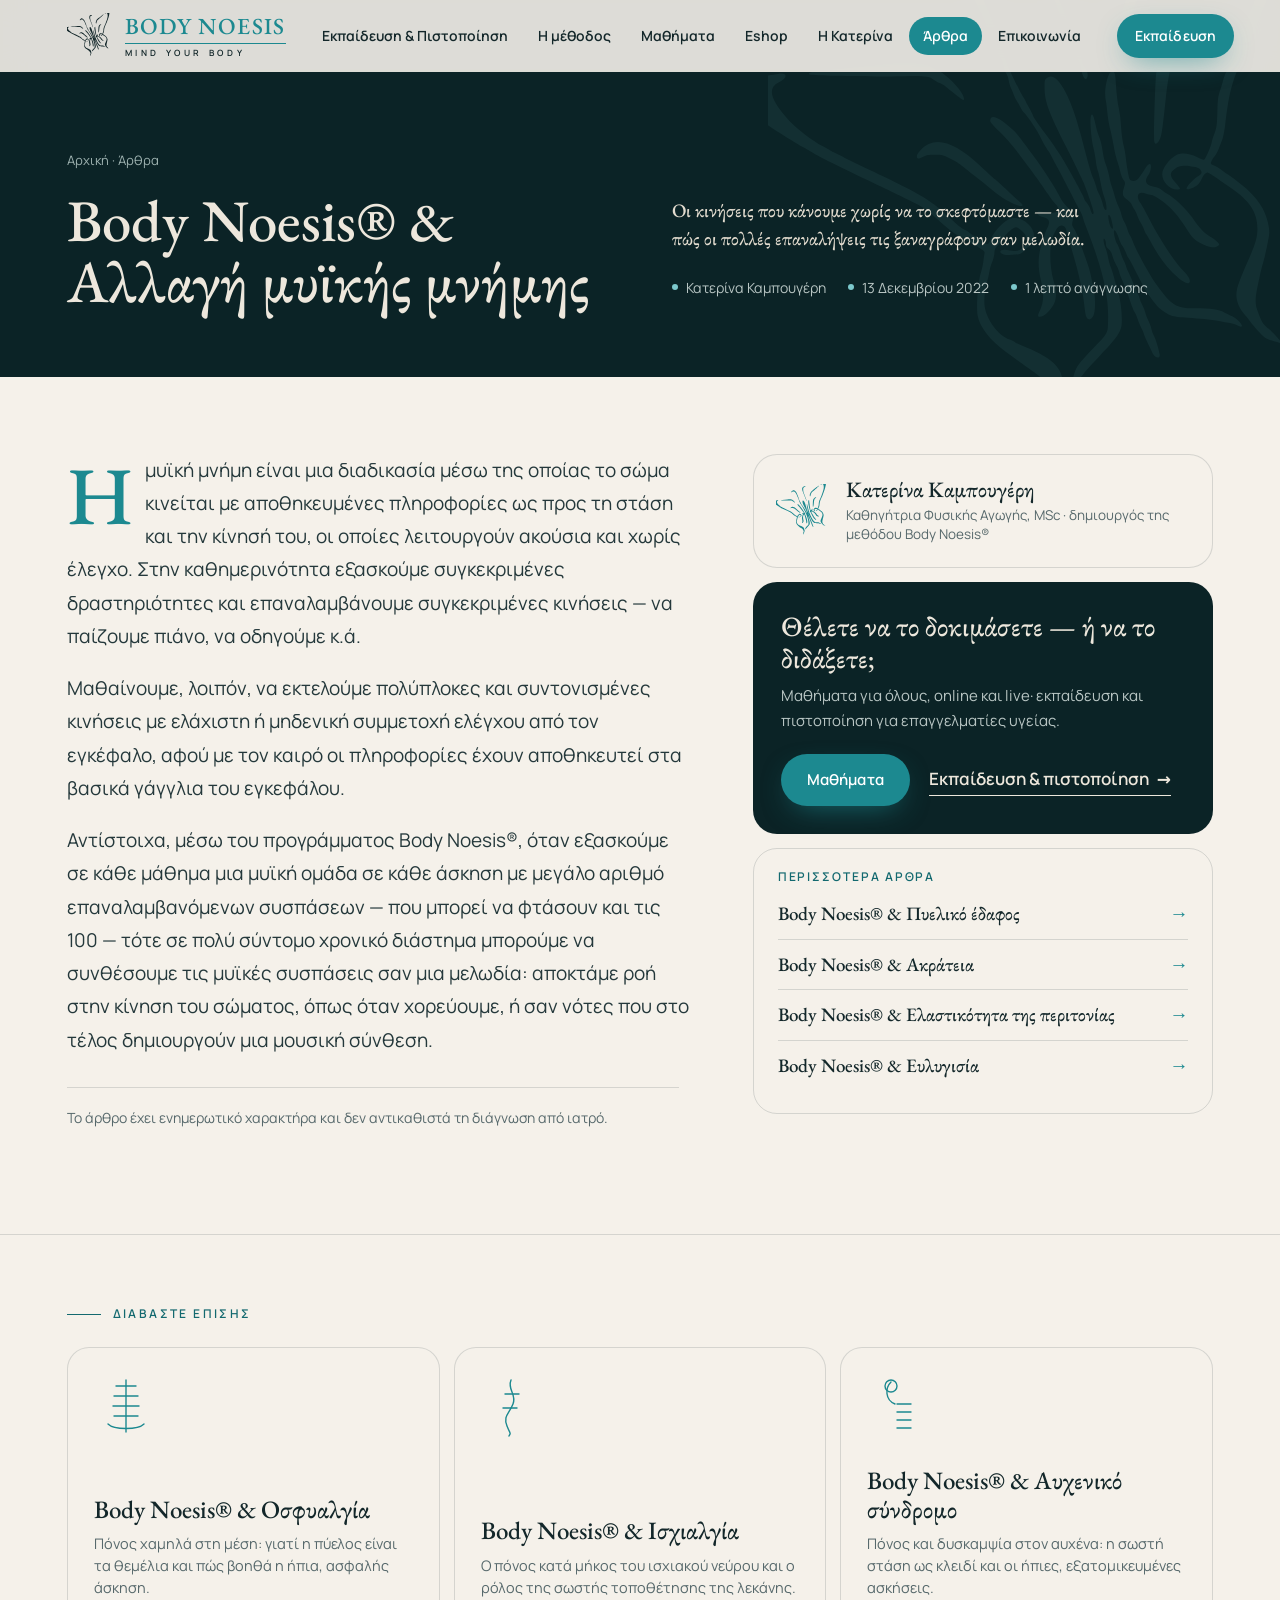
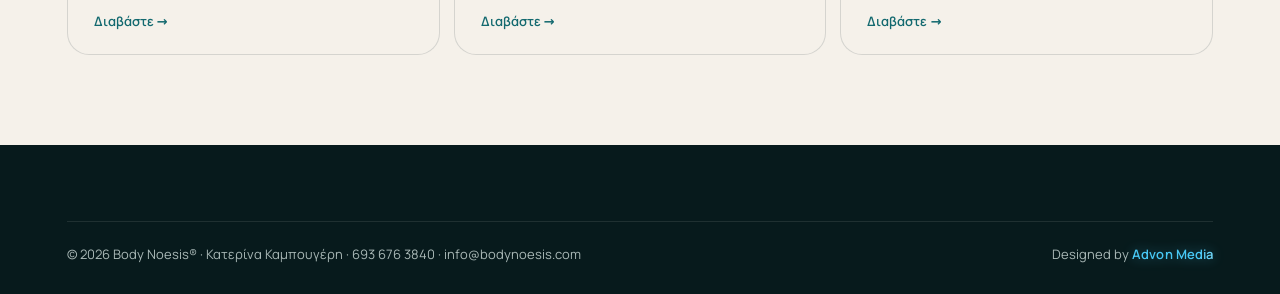
<file: arthro-allagi-mykis-mnimis.html>
<!DOCTYPE html>
<html lang="el">
<head>
<meta charset="utf-8">
<meta name="viewport" content="width=device-width,initial-scale=1,viewport-fit=cover">
<title>Body Noesis® &amp; Αλλαγή μυϊκής μνήμης | Κατερίνα Καμπουγέρη</title>
<!-- advon-icons · favicon.py · made from assets/img/body-noesis-icon.svg · vce3b1644 -->
<link rel="icon" href="favicon.ico?v=ce3b1644" sizes="32x32">
<link rel="icon" href="assets/icons/favicon.svg?v=ce3b1644" type="image/svg+xml">
<link rel="icon" href="assets/icons/favicon-96.png?v=ce3b1644" type="image/png" sizes="96x96">
<link rel="icon" href="assets/icons/favicon-48.png?v=ce3b1644" type="image/png" sizes="48x48">
<link rel="apple-touch-icon" href="assets/icons/apple-touch-icon.png?v=ce3b1644">
<link rel="manifest" href="site.webmanifest?v=ce3b1644">
<!-- /advon-icons -->
<meta name="description" content="Οι κινήσεις που κάνουμε χωρίς να το σκεφτόμαστε — και πώς οι πολλές επαναλήψεις τις ξαναγράφουν σαν μελωδία.">
<meta name="robots" content="index,follow,max-image-preview:large">
<script id="advon-draft-guard">/* Advon: drafts stay out of Google; the real domain is untouched */(function(h){if(/(^|\.)(drafts\.advonmedia\.com|github\.io|netlify\.app)$/.test(h)){var m=document.createElement("meta");m.name="robots";m.content="noindex,nofollow";document.head.appendChild(m)}})(location.hostname)</script>
<meta name="theme-color" content="#0B2326">
<meta name="color-scheme" content="light only">
<meta property="og:type" content="website"><meta property="og:locale" content="el_GR"><meta property="og:locale:alternate" content="en_GB">
<meta property="og:site_name" content="Body Noesis®">
<meta property="og:title" content="Body Noesis® &amp; Αλλαγή μυϊκής μνήμης | Κατερίνα Καμπουγέρη"><meta property="og:description" content="Οι κινήσεις που κάνουμε χωρίς να το σκεφτόμαστε — και πώς οι πολλές επαναλήψεις τις ξαναγράφουν σαν μελωδία.">
<meta property="og:image" content="https://bodynoesis.com/assets/img/katerina-kampougeri-body-noesis-paralia-maxilari-1600.webp"><meta property="og:image:width" content="1600"><meta property="og:image:height" content="1200">
<meta name="twitter:card" content="summary_large_image">
<script>(function(){var h=document.documentElement;h.classList.add('js');try{if(!sessionStorage.getItem('bn-in')&&!matchMedia('(prefers-reduced-motion:reduce)').matches&&!document.hidden)0}catch(e){}})()</script>
<link rel="preload" href="assets/fonts/eb-garamond-greek-500.woff2" as="font" type="font/woff2" crossorigin>
<style id="advon-fonts">@font-face{font-family:'EB Garamond';font-style:normal;font-weight:500;font-display:swap;src:url(assets/fonts/eb-garamond-greek-500.woff2) format('woff2');unicode-range:U+0370-0377,U+037A-037F,U+0384-038A,U+038C,U+038E-03A1,U+03A3-03FF}
@font-face{font-family:'EB Garamond';font-style:normal;font-weight:500;font-display:swap;src:url(assets/fonts/eb-garamond-latin-500.woff2) format('woff2');unicode-range:U+0000-00FF,U+0131,U+0152-0153,U+02BB-02BC,U+02C6,U+02DA,U+02DC,U+0304,U+0308,U+0329,U+2000-206F,U+20AC,U+2122,U+2191,U+2193,U+2212,U+2215,U+FEFF,U+FFFD}
@font-face{font-family:'Manrope';font-style:normal;font-weight:400;font-display:swap;src:url(assets/fonts/manrope-greek-400.woff2) format('woff2');unicode-range:U+0370-0377,U+037A-037F,U+0384-038A,U+038C,U+038E-03A1,U+03A3-03FF}
@font-face{font-family:'Manrope';font-style:normal;font-weight:400;font-display:swap;src:url(assets/fonts/manrope-latin-400.woff2) format('woff2');unicode-range:U+0000-00FF,U+0131,U+0152-0153,U+02BB-02BC,U+02C6,U+02DA,U+02DC,U+0304,U+0308,U+0329,U+2000-206F,U+20AC,U+2122,U+2191,U+2193,U+2212,U+2215,U+FEFF,U+FFFD}
@font-face{font-family:'Manrope';font-style:normal;font-weight:600;font-display:swap;src:url(assets/fonts/manrope-greek-600.woff2) format('woff2');unicode-range:U+0370-0377,U+037A-037F,U+0384-038A,U+038C,U+038E-03A1,U+03A3-03FF}
@font-face{font-family:'Manrope';font-style:normal;font-weight:600;font-display:swap;src:url(assets/fonts/manrope-latin-600.woff2) format('woff2');unicode-range:U+0000-00FF,U+0131,U+0152-0153,U+02BB-02BC,U+02C6,U+02DA,U+02DC,U+0304,U+0308,U+0329,U+2000-206F,U+20AC,U+2122,U+2191,U+2193,U+2212,U+2215,U+FEFF,U+FFFD}</style>
<style>:root{--paper:#F5F1EA;--paper2:#EFE8DD;--surf:#E7DED0;--ink:#13272A;--mut:#56686B;--teal:#1C8990;--tealt:#13696F;--tealL:#7CC8CC;--deep:#0B2326;--deep2:#103136;--sand:#C9B590;--rasp:#983058;--rasp2:#7C2347;--line:rgba(19,39,42,.14);--lineL:rgba(245,241,234,.16);
--fd:'EB Garamond',Georgia,'Noto Serif',serif;--fb:'Manrope',system-ui,-apple-system,'Segoe UI',sans-serif;
--g:clamp(20px,5.2vw,120px);--gx:max(var(--g),calc((100vw - 1920px)/2));--r:22px;--ease:cubic-bezier(.22,1,.36,1);--sh1:0 1px 2px rgba(11,35,38,.06),0 6px 18px -8px rgba(11,35,38,.18);--sh2:0 2px 6px rgba(11,35,38,.08),0 24px 60px -24px rgba(11,35,38,.35);--sh3:0 40px 90px -40px rgba(11,35,38,.6)}
*,*::before,*::after{box-sizing:border-box}
html{-webkit-text-size-adjust:100%;scroll-behavior:smooth;scroll-padding-top:90px;color-scheme:light only}
html,body{overflow-x:clip}
body{margin:0;background:var(--paper);color:var(--ink);font:400 17px/1.65 var(--fb);-webkit-font-smoothing:antialiased;-moz-osx-font-smoothing:grayscale;text-rendering:optimizeLegibility}
img,video,svg{display:block;max-width:100%}img{height:auto}
a{color:inherit}
button{font:inherit;color:inherit;cursor:pointer}
h1,h2,h3,h4{margin:0;font-weight:500}
p{margin:0 0 1em}
::selection{background:var(--teal);color:#fff}
.wrap{width:calc(100% - 2*var(--g));max-width:1920px;margin:0 auto}
.sk{position:absolute;left:-9999px;top:0}.sk:focus{left:12px;top:12px;z-index:200;background:#fff;padding:10px 14px;border-radius:10px}
.d{font-family:var(--fd);font-weight:500;letter-spacing:-.012em;line-height:1.04;text-wrap:balance}
.kick{display:inline-flex;align-items:center;gap:12px;font:600 12px/1 var(--fb);letter-spacing:.2em;text-transform:uppercase;color:var(--tealt)}
.kick::before{content:"";width:34px;height:1px;background:currentColor;transform-origin:left;transform:scaleX(var(--kx,1));transition:transform .7s var(--ease)}
.on-dark .kick,.kick.l{color:var(--tealL)}
h2.d{font-size:clamp(38px,4.6vw,78px);margin:18px 0 0}
.lead{font-size:clamp(17px,1.25vw,20px);color:var(--mut);max-width:64ch;text-wrap:pretty}
.on-dark{background:var(--deep);color:#EDE7DC}
.on-dark .lead{color:#B9C6C4}
.sec{padding:clamp(80px,9vw,150px) 0;position:relative}
.num{font-variant-numeric:tabular-nums lining-nums}
.btn{display:inline-flex;align-items:center;justify-content:center;gap:10px;min-height:52px;padding:0 26px;border-radius:999px;border:0;background:var(--teal);color:#fff;font:600 15px/1 var(--fb);letter-spacing:.01em;text-decoration:none;position:relative;overflow:hidden;isolation:isolate;transition:transform .25s var(--ease),background .25s,box-shadow .25s;box-shadow:0 10px 30px -12px rgba(28,137,144,.8)}
.btn::after{content:"";position:absolute;inset:0;background:linear-gradient(100deg,transparent 30%,rgba(255,255,255,.28) 50%,transparent 70%);transform:translateX(-120%);z-index:-1}
.btn:active{transform:scale(.97)}
.btn.sec2{background:transparent;color:inherit;border:1px solid currentColor;box-shadow:none}
.btn.rasp{background:var(--rasp);box-shadow:0 10px 30px -12px rgba(152,48,88,.75)}
.btn.light{background:#F5F1EA;color:var(--deep);box-shadow:none}
@media (hover:hover){.btn:hover{transform:translateY(-2px)}.btn:hover::after{transform:translateX(120%);transition:transform .8s var(--ease)}.btn.sec2:hover{background:rgba(28,137,144,.08)}}
.tl{display:inline-flex;align-items:center;gap:8px;font-weight:600;text-decoration:none;border-bottom:1px solid currentColor;padding-bottom:2px}
.tl span{transition:transform .25s var(--ease)}@media (hover:hover){.tl:hover span{transform:translateX(4px)}}
/* ---------- header */
.hd{position:fixed;inset:0 0 auto;z-index:60;height:84px;display:flex;align-items:center;transition:background .35s,box-shadow .35s,height .35s;color:#F5F1EA}
.hd::before{content:"";position:absolute;inset:0;background:rgba(245,241,234,.9);backdrop-filter:saturate(1.4) blur(14px);-webkit-backdrop-filter:saturate(1.4) blur(14px);opacity:0;transition:opacity .35s;box-shadow:0 1px 0 var(--line)}
.hd.solid{color:var(--ink);height:72px}.hd.solid::before{opacity:1}
.hd .wrap{display:flex;align-items:center;gap:22px;position:relative}
.brand{display:flex;align-items:center;gap:12px;text-decoration:none;flex:none}
.brand svg{width:46px;height:46px;color:currentColor;transition:transform .8s var(--ease)}
.hd.solid .brand svg{color:var(--ink)}
.wm{display:flex;flex-direction:column;line-height:1}
.wm b{font:500 23px/1 var(--fd);letter-spacing:.06em;color:var(--tealL);padding-bottom:5px;border-bottom:1px solid currentColor}
.hd.solid .wm b{color:var(--teal)}
.wm i{font:600 8.6px/1 var(--fb);font-style:normal;letter-spacing:.42em;margin-top:5px}
.nav{display:flex;gap:2px;margin-left:auto;align-items:center}
.nav a{font:600 14px/1 var(--fb);text-decoration:none;padding:12px 12px;border-radius:999px;position:relative;white-space:nowrap}
.nav a::after{content:"";position:absolute;left:12px;right:12px;bottom:6px;height:1px;background:currentColor;transform:scaleX(0);transform-origin:left;transition:transform .35s var(--ease)}
@media (hover:hover){.nav a:hover::after{transform:scaleX(1)}}
.nav{position:relative}.nav a{z-index:1;padding:12px 14px;transition:color .35s}
.nav .pill{position:absolute;left:0;top:50%;width:0;height:38px;border-radius:999px;background:var(--teal);box-shadow:0 6px 18px -8px rgba(28,137,144,.7);transform:translate(0,-50%);pointer-events:none;z-index:0;opacity:0}
.nav .pill.go{transition:transform .55s var(--ease),width .55s var(--ease),opacity .3s}
.nav a.on{color:#fff}.nav a.on::after{display:none}
.nav a.cur{background:var(--teal);color:#fff}.nav a.cur::after{display:none}
.hdr{display:flex;align-items:center;gap:6px}
.cartb{position:relative;width:46px;height:46px;border-radius:50%;border:1px solid currentColor;background:transparent;display:grid;place-items:center;opacity:.92}
.cartb svg{width:20px;height:20px}
.cartb .cn{position:absolute;top:-4px;right:-4px;min-width:20px;height:20px;padding:0 5px;border-radius:10px;background:var(--rasp);color:#fff;font:700 11px/20px var(--fb);text-align:center;transform:scale(0);transition:transform .35s cubic-bezier(.34,1.56,.64,1)}
.cartb .cn.on{transform:scale(1)}
.cartb.bump{animation:bump .5s cubic-bezier(.34,1.56,.64,1)}@keyframes bump{40%{transform:scale(1.18)}}
.flags{display:flex;gap:4px}
.flags button{width:44px;height:44px;border:0;background:transparent;border-radius:50%;display:grid;place-items:center;opacity:.55;transition:opacity .2s}
.flags button[aria-pressed=true]{opacity:1}
.fl{display:block;width:20px;height:14px;overflow:hidden;line-height:0;border-radius:2px;box-shadow:0 0 0 1px rgba(0,0,0,.12)}
.fl svg{display:block;width:100%;height:100%}
.burger{display:none;width:46px;height:46px;border:1px solid currentColor;border-radius:50%;background:transparent;position:relative}
.burger i{position:absolute;left:14px;right:14px;height:1.5px;background:currentColor;transition:transform .35s var(--ease),opacity .2s}
.burger i:nth-child(1){top:17px}.burger i:nth-child(2){top:22px}.burger i:nth-child(3){top:27px}
.mm{position:fixed;inset:0;z-index:90;background:var(--deep);color:#F5F1EA;display:flex;flex-direction:column;padding:96px var(--g) 40px;transform:translateY(-100%);transition:transform .55s var(--ease);visibility:hidden}
.mm.open{transform:none;visibility:visible}
.mm a{font:500 clamp(30px,8vw,44px)/1.25 var(--fd);text-decoration:none;padding:6px 0;border-bottom:1px solid var(--lineL)}
.mm .x{position:absolute;top:18px;right:var(--g);width:50px;height:50px;border-radius:50%;border:1px solid rgba(245,241,234,.5);background:transparent;color:#F5F1EA;font-size:26px;line-height:1}
.mm .mmf{margin-top:auto;display:flex;gap:10px;align-items:center;flex-wrap:wrap}
@media (max-width:1220px){.nav{display:none}.burger{display:block}.hdr{margin-left:auto}}
@media (max-width:520px){.wm i{display:none}.wm b{font-size:19px;border:0;padding:0}.brand svg{width:38px;height:38px}.hd .flags{display:none}.hd{height:70px}}
/* ---------- intro (vertebrae align, page opens) */
#intro{position:fixed;inset:0;z-index:300;pointer-events:none;display:none}
html.bn-intro #intro{display:block;pointer-events:auto}
#intro .bd{position:absolute;left:0;right:0;height:calc(100%/7 + 1px);background:var(--deep);transition:transform .9s cubic-bezier(.76,0,.24,1)}
#intro .vb{position:absolute;left:50%;top:50%;width:min(96px,18vw);height:46%;transform:translate(-50%,-50%)}
#intro .vb i{position:absolute;left:0;width:100%;height:calc(100%/7*.7);border-radius:40%/60%;border:1.5px solid var(--tealL);background:rgba(124,200,204,.08);transform:translateX(var(--x));transition:transform .9s cubic-bezier(.34,1.3,.5,1),background .5s}
#intro .ibf{position:absolute;left:50%;top:calc(27% - 70px);width:84px;height:84px;margin-left:-42px;color:#F5F1EA;opacity:0;transform:translateY(10px) scale(.8);transition:opacity .6s,transform .8s var(--ease)}
#intro .iw{position:absolute;left:0;right:0;top:calc(73% + 10px);text-align:center;color:#F5F1EA;opacity:0;transition:opacity .6s .1s}
#intro .iw b{display:block;font:500 28px/1 var(--fd);letter-spacing:.12em;color:var(--tealL)}#intro .iw small{display:block;margin-top:10px;font:600 10px/1 var(--fb);letter-spacing:.44em}
#intro.al .vb i{transform:none;background:rgba(124,200,204,.22)}
#intro.bf .ibf{opacity:1;transform:none}#intro.bf .iw{opacity:1}
#intro.go .bd:nth-child(odd){transform:translateX(-101%)}#intro.go .bd:nth-child(even){transform:translateX(101%)}
#intro.go .vb,#intro.go .ibf,#intro.go .iw{opacity:0;transition:opacity .35s}
/* ---------- hero */
.hero{position:relative;min-height:max(640px,100svh);display:grid;grid-template-columns:minmax(0,46fr) minmax(0,54fr);background:var(--deep);color:#F2ECE2;overflow:clip}
.hero-t{position:relative;z-index:2;padding:calc(84px + clamp(30px,5vh,70px)) clamp(28px,4vw,72px) clamp(40px,6vh,80px) var(--gx);display:flex;flex-direction:column;justify-content:center}
.hero-t .ey{font:600 12px/1.4 var(--fb);letter-spacing:.22em;text-transform:uppercase;color:var(--tealL);display:flex;align-items:center;gap:12px}
.hero-t .ey::before{content:"";width:28px;height:1px;background:currentColor}
.hero h1{font:600 14px/1.55 var(--fb);letter-spacing:.02em;color:#C7D3D1;margin:22px 0 0;max-width:46ch}
.hero .disp{font-family:var(--fd);font-weight:500;font-size:clamp(46px,5.2vw,96px);line-height:.98;letter-spacing:-.02em;margin:16px 0 0;text-wrap:balance}
.hero .disp em{font-style:normal;color:var(--tealL);position:relative;white-space:nowrap}
.hero .disp em svg{position:absolute;left:-2%;right:-2%;bottom:-.08em;width:104%;height:.22em;overflow:visible}
.hero .disp em path{stroke:var(--sand);stroke-width:2.2;fill:none;stroke-dasharray:1;stroke-dashoffset:1;transition:stroke-dashoffset 1.2s .9s var(--ease)}
.hero.in .disp em path{stroke-dashoffset:0}
.hero .sub{margin:26px 0 0;font-size:clamp(16px,1.15vw,19px);color:#C3CFCD;max-width:52ch;text-wrap:pretty}
.hero .cta{display:flex;align-items:center;gap:24px;flex-wrap:wrap;margin-top:34px}
.hero .chips{display:flex;flex-wrap:wrap;gap:8px;margin-top:38px;padding:0;list-style:none}
.hero .chips li{font:600 12.5px/1 var(--fb);padding:11px 15px;border-radius:999px;border:1px solid rgba(124,200,204,.35);color:#DCE6E4}
.w{display:inline-block;overflow:hidden;vertical-align:top;padding-bottom:.08em;margin-bottom:-.08em}
.w>span{display:inline-block;transform:translateY(105%);transition:transform 1s var(--ease);transition-delay:calc(var(--i)*70ms + .2s)}
.hero.in .w>span{transform:none}
.hero .fade{opacity:0;transform:translateY(14px);transition:opacity .8s var(--ease),transform .8s var(--ease);transition-delay:calc(var(--d,0)*1ms + .5s)}
.hero.in .fade{opacity:1;transform:none}
.hero-p{position:relative;z-index:1;margin-top:84px;border-top-left-radius:clamp(40px,7vw,140px);overflow:hidden;background:#173a3f}
.hero-p picture,.hero-p img{display:block;width:100%;height:100%}
.hero-p img{object-fit:cover;object-position:72% 34%;transform:scale(1.08);transition:transform 2.4s var(--ease)}
.hero.in .hero-p img{transform:scale(1);animation:kb 26s 2.4s ease-in-out infinite alternate}
@keyframes kb{to{transform:scale(1.045) translate(-.8%,-.5%)}}
.hero-p::after{content:"";position:absolute;inset:0;background:linear-gradient(90deg,rgba(11,35,38,.55),rgba(11,35,38,0) 34%),linear-gradient(0deg,rgba(11,35,38,.45),transparent 30%);pointer-events:none}
.hero-card{position:absolute;left:clamp(18px,2.4vw,36px);bottom:clamp(18px,3vh,36px);z-index:3;display:flex;gap:14px;align-items:center;max-width:330px;padding:14px 18px 14px 14px;border-radius:18px;background:rgba(11,35,38,.55);backdrop-filter:blur(12px);-webkit-backdrop-filter:blur(12px);border:1px solid rgba(245,241,234,.18);color:#F2ECE2;text-decoration:none;font-size:13.5px;line-height:1.4;box-shadow:var(--sh2);animation:bob 6s ease-in-out infinite}
.hero-card b{display:block;font:500 18px/1.2 var(--fd);color:#fff}
.hero-card .seal{flex:none;width:58px;height:58px}
@keyframes bob{50%{transform:translateY(-6px)}}
.hero-spine{position:absolute;left:calc(var(--gx) - 2px);top:0;bottom:0;width:1px;z-index:1;opacity:.5;pointer-events:none}
.hero-bg{position:absolute;inset:0;z-index:0;pointer-events:none;overflow:hidden}
.hero-bg .o{position:absolute;border-radius:50%;filter:none}
.hero-bg .o1{width:70vmax;height:70vmax;left:-28vmax;top:-30vmax;background:radial-gradient(closest-side,rgba(28,137,144,.32),transparent);animation:dr1 28s ease-in-out infinite alternate}
.hero-bg .o2{width:50vmax;height:50vmax;left:10vmax;bottom:-32vmax;background:radial-gradient(closest-side,rgba(201,181,144,.14),transparent);animation:dr2 34s ease-in-out infinite alternate}
@keyframes dr1{to{transform:translate(8vmax,6vmax)}}@keyframes dr2{to{transform:translate(-6vmax,-5vmax)}}
.hero-bg .bfw{position:absolute;right:56%;top:52%;width:min(36vw,520px);color:rgba(124,200,204,.07);transform:translate(10%,-50%) rotate(-8deg)}
.hero .scroll{position:absolute;left:var(--gx);bottom:26px;z-index:3;font:600 11px/1 var(--fb);letter-spacing:.3em;color:#9fb3b1;display:flex;align-items:center;gap:12px;text-transform:uppercase;transition:opacity .4s}
.hero .scroll i{width:1px;height:34px;background:linear-gradient(var(--tealL),transparent);animation:sc 2.2s ease-in-out infinite}
@keyframes sc{0%{transform:scaleY(0);transform-origin:top}50%{transform:scaleY(1);transform-origin:top}51%{transform-origin:bottom}100%{transform:scaleY(0);transform-origin:bottom}}
@media (max-width:1000px){
 .hero{grid-template-columns:1fr;min-height:0}
 .hero-p{order:-1;margin-top:70px;border-radius:0;aspect-ratio:4/3;height:auto}
 .hero-p img{object-position:50% 50%;animation:none!important;transform:none!important}
 .hero-p::after{background:linear-gradient(0deg,var(--deep),rgba(11,35,38,0) 26%)}
 .hero-t{padding:10px var(--g) 64px;margin-top:-34px}
 .hero-card{left:auto;right:12px;bottom:auto;top:12px;max-width:250px;padding:10px 12px;font-size:12px;animation:none}
 .hero-card .seal{width:44px;height:44px}.hero-card b{font-size:15px}
 .hero .scroll,.hero-spine{display:none}
}
@media (max-width:520px){.hero-card{display:none}.hero .disp{font-size:clamp(40px,11.4vw,56px)}}
/* ---------- proof */
.proof{border-bottom:1px solid var(--line);background:var(--paper)}
.proof ul{list-style:none;margin:0;padding:0;display:grid;grid-template-columns:repeat(5,minmax(0,1fr))}
.proof li{padding:34px clamp(14px,1.6vw,28px);border-left:1px solid var(--line);opacity:0;transform:translateY(16px) rotateX(-40deg);transform-origin:50% 100%;transition:opacity .6s,transform .8s var(--ease);transition-delay:calc(var(--i)*70ms)}
.proof li:first-child{border-left:0;padding-left:0}
.proof.in li{opacity:1;transform:none}
.proof b{display:block;font:500 clamp(24px,2vw,32px)/1.08 var(--fd);color:var(--tealt)}
.proof span{display:block;margin-top:8px;font-size:14px;color:var(--mut);line-height:1.45}
@media (max-width:1000px){.proof ul{grid-template-columns:repeat(2,minmax(0,1fr))}.proof li{border-left:0;border-top:1px solid var(--line);padding:24px 14px 24px 0}.proof li:first-child{grid-column:1/-1}}
/* ---------- academy */
.acad{background:var(--deep);color:#EDE7DC;border-radius:clamp(36px,5vw,72px) clamp(36px,5vw,72px) 0 0;margin-top:-1px;overflow:clip;position:relative}
.acad .amb{position:absolute;inset:0;pointer-events:none;overflow:hidden}
.acad .amb i{position:absolute;border-radius:50%;border:1px solid rgba(124,200,204,.1)}
.a-head{display:grid;grid-template-columns:minmax(0,1.05fr) minmax(0,.95fr);gap:clamp(30px,5vw,96px);align-items:end}
.a-head h2{font-size:clamp(42px,5.4vw,96px)}
.a-head h2 em{font-style:normal;color:var(--tealL)}
.a-head .lead{margin:0}
.who{margin:clamp(56px,7vw,110px) 0 0;display:grid;grid-template-columns:minmax(0,.62fr) minmax(0,1.38fr);gap:clamp(30px,5vw,96px);align-items:start}
.who h3{font:600 12px/1.4 var(--fb);letter-spacing:.2em;text-transform:uppercase;color:var(--sand)}
.who ul{list-style:none;margin:0;padding:0}
.who li{display:flex;align-items:baseline;justify-content:space-between;gap:20px;padding:18px 0;border-top:1px solid var(--lineL);font:500 clamp(28px,3.4vw,58px)/1.05 var(--fd);color:rgba(237,231,220,.28);transition:color .6s,padding .6s var(--ease)}
.who li:last-child{border-bottom:1px solid var(--lineL)}
.who li small{font:600 12px/1.3 var(--fb);letter-spacing:.08em;color:var(--tealL);opacity:0;transition:opacity .6s;text-align:right;max-width:24ch}
.who li.lit{color:#F2ECE2;padding-left:clamp(0px,1.4vw,24px)}.who li.lit small{opacity:1}
.fmt{margin-top:clamp(56px,7vw,110px);display:grid;grid-template-columns:repeat(4,minmax(0,1fr));gap:14px}
.fmt div{padding:28px 24px 26px;border-radius:var(--r);background:var(--deep2);border:1px solid var(--lineL);position:relative;overflow:hidden;transform:translateY(30px) scale(.96);opacity:0;transition:transform .8s var(--ease),opacity .6s;transition-delay:calc(var(--i)*80ms)}
.fmt.in div{transform:none;opacity:1}
.fmt b{display:block;font:500 clamp(36px,3.2vw,52px)/1 var(--fd);color:#fff}
.fmt span{display:block;margin-top:14px;font:600 12px/1.3 var(--fb);letter-spacing:.16em;text-transform:uppercase;color:var(--tealL)}
.fmt p{margin:10px 0 0;font-size:15px;color:#B9C6C4;line-height:1.5}
.fmt div::before{content:"";position:absolute;left:0;top:0;height:2px;width:100%;background:linear-gradient(90deg,var(--teal),var(--sand));transform:scaleX(0);transform-origin:left;transition:transform 1s var(--ease);transition-delay:calc(var(--i)*80ms + .3s)}
.fmt.in div::before{transform:scaleX(1)}
.syl{margin-top:clamp(70px,8vw,130px);display:grid;grid-template-columns:minmax(0,.72fr) minmax(0,1.28fr);gap:clamp(30px,5vw,96px)}
.syl .st{position:sticky;top:110px;align-self:start}
.syl h3{font:500 clamp(32px,3.2vw,54px)/1.05 var(--fd)}
.syl .st p{color:#B9C6C4;margin-top:18px}
.syl .bar{margin-top:26px;height:3px;border-radius:3px;background:rgba(245,241,234,.12);overflow:hidden}
.syl .bar i{display:block;height:100%;width:100%;background:linear-gradient(90deg,var(--teal),var(--tealL));transform:scaleX(var(--p,0));transform-origin:left}
.syl .cnt{margin-top:12px;font:600 13px/1 var(--fb);color:var(--tealL)}
.syl ol{list-style:none;margin:0;padding:0;columns:2;column-gap:34px;counter-reset:m}
.syl li{break-inside:avoid;counter-increment:m;display:grid;grid-template-columns:44px minmax(0,1fr);gap:4px;padding:16px 0 16px;border-top:1px solid var(--lineL);font-size:16px;line-height:1.45;color:rgba(237,231,220,.5);transition:color .5s}
.syl li::before{content:counter(m,decimal-leading-zero);font:500 18px/1.3 var(--fd);color:rgba(124,200,204,.45);transition:color .5s}
.syl li.lit{color:#F2ECE2}.syl li.lit::before{color:var(--tealL)}
/* path */
.path{margin-top:clamp(80px,9vw,140px);display:grid;grid-template-columns:minmax(0,1fr) minmax(0,1fr);gap:clamp(30px,5vw,96px)}
.path h3{font:500 clamp(32px,3.2vw,54px)/1.05 var(--fd)}
.road{position:relative;padding-left:64px}
.road .ln{position:absolute;left:21px;top:8px;bottom:8px;width:2px;background:rgba(245,241,234,.1)}
.road .ln i{position:absolute;inset:0;background:linear-gradient(var(--tealL),var(--teal));transform:scaleY(var(--p,0));transform-origin:top}
.road .st2{position:relative;padding:4px 0 38px}
.road .st2:last-child{padding-bottom:0}
.road .dot{position:absolute;left:-64px;top:0;width:44px;height:30px;border-radius:44%/62%;border:1.5px solid rgba(124,200,204,.4);background:var(--deep);display:grid;place-items:center;font:600 13px/1 var(--fb);color:rgba(124,200,204,.7);transition:all .5s cubic-bezier(.34,1.56,.64,1)}
.road .st2.lit .dot{background:var(--teal);border-color:var(--teal);color:#fff;transform:scale(1.08)}
.road h4{font:500 26px/1.15 var(--fd);color:#F2ECE2}
.road p{margin:8px 0 0;color:#B9C6C4;font-size:15.5px}
/* certificate */
.cert-w{margin-top:clamp(80px,9vw,140px);display:grid;grid-template-columns:minmax(0,.9fr) minmax(0,1.1fr);gap:clamp(30px,5vw,96px);align-items:center}
.cert-w h3{font:500 clamp(32px,3.2vw,54px)/1.05 var(--fd)}
.cert-w .lead{margin-top:16px}
.field{display:block;margin-top:24px}
.field span{display:block;font:600 12px/1 var(--fb);letter-spacing:.14em;text-transform:uppercase;color:var(--tealL);margin-bottom:10px}
.field input,.field select,.field textarea{width:100%;min-height:54px;padding:14px 18px;border-radius:14px;border:1px solid rgba(245,241,234,.25);background:rgba(245,241,234,.06);color:#F5F1EA;font:500 17px/1.3 var(--fb);outline:none;transition:border-color .2s,background .2s}
.field textarea{min-height:110px;resize:vertical}
.field select option{color:#13272A}
.field input:focus,.field select:focus,.field textarea:focus{border-color:var(--tealL);background:rgba(245,241,234,.1)}
.cert{position:relative;aspect-ratio:1.414/1;border-radius:6px;background:#FBF8F2;color:#1F3134;padding:clamp(18px,3.4%,44px);box-shadow:var(--sh3);transform:perspective(1400px) rotateY(var(--ry,-8deg)) rotateX(var(--rx,4deg));transition:transform .6s var(--ease);overflow:hidden}
.cert::before{content:"";position:absolute;inset:clamp(8px,1.6%,16px);border:1px solid #C9B590;border-radius:3px;pointer-events:none}
.cert::after{content:"";position:absolute;inset:calc(clamp(8px,1.6%,16px) + 5px);border:1px solid rgba(201,181,144,.5);border-radius:2px;pointer-events:none}
.cert .ci{position:relative;height:100%;display:flex;flex-direction:column;align-items:center;justify-content:space-between;text-align:center;padding:4% 6%}
.cert .cbf{width:11%;color:#1F3134}
.cert .ctt{font:600 clamp(8px,.85vw,12px)/1 var(--fb);letter-spacing:.38em;color:var(--teal)}
.cert .cn2{font:500 clamp(10px,1.1vw,15px)/1.2 var(--fd);letter-spacing:.2em;text-transform:uppercase}
.cert .nm{font:500 clamp(22px,3vw,46px)/1.1 var(--fd);color:#0B2326;min-height:1.1em;border-bottom:1px solid #C9B590;padding:0 6% 4px;transition:opacity .2s}
.cert .tx{font-size:clamp(9px,.9vw,13px);line-height:1.5;color:#4C5D60;max-width:46ch}
.cert .sg{display:flex;justify-content:space-between;width:100%;align-items:flex-end;font-size:clamp(8px,.8vw,11px);color:#5c6b6d}
.cert .sg div{border-top:1px solid #9aa7a8;padding-top:4px;min-width:30%}
.cert .sg svg{width:clamp(80px,12vw,150px);height:auto;margin:0 auto -2px;stroke:#0B2326;fill:none;stroke-width:1.4;stroke-dasharray:1;stroke-dashoffset:1;transition:stroke-dashoffset 2s var(--ease)}
.cert.in .sg svg{stroke-dashoffset:0}
.cert .stamp{position:absolute;right:5%;bottom:5%;width:clamp(48px,7vw,86px);aspect-ratio:1;border-radius:50%;border:2px solid rgba(152,48,88,.55);color:rgba(152,48,88,.75);display:grid;place-items:center;transform:rotate(-14deg) scale(1.6);opacity:0;transition:transform .6s cubic-bezier(.34,1.56,.64,1) 1.2s,opacity .3s 1.2s}
.cert.in .stamp{transform:rotate(-14deg);opacity:1}
.cert .stamp svg{width:84%;height:84%}
.cert-note{margin-top:14px;font-size:12px;color:#8FA3A1}
/* team */
.team{margin-top:clamp(80px,9vw,140px)}
.team h3{font:500 clamp(32px,3.2vw,54px)/1.05 var(--fd);max-width:20ch}
.tg{display:grid;grid-template-columns:repeat(3,minmax(0,1fr));gap:18px;margin-top:40px}
.tc{border-radius:var(--r);background:var(--deep2);border:1px solid var(--lineL);overflow:hidden;display:flex;flex-direction:column}
.tc figure{margin:0;aspect-ratio:1/1;overflow:hidden;background:#1a3c41}
.tc img{width:100%;height:100%;object-fit:cover;transition:transform 1.2s var(--ease)}
@media (hover:hover){.tc:hover img{transform:scale(1.04)}}
.tc div{padding:22px 24px 26px}
.tc b{display:block;font:500 26px/1.1 var(--fd);color:#fff}
.tc small{display:block;margin-top:6px;font:600 12px/1.4 var(--fb);letter-spacing:.12em;text-transform:uppercase;color:var(--tealL)}
.tc p{margin:12px 0 0;font-size:15px;color:#B9C6C4;line-height:1.55}
.tc.es{lang:es}
/* price */
.price{margin-top:clamp(80px,9vw,140px);display:grid;grid-template-columns:minmax(0,.8fr) minmax(0,1.2fr);gap:clamp(30px,5vw,96px);align-items:start}
.price h3{font:500 clamp(32px,3.2vw,54px)/1.05 var(--fd)}
.pg{display:grid;grid-template-columns:repeat(3,minmax(0,1fr));gap:14px}
.pc{padding:28px 22px;border-radius:var(--r);border:1px solid var(--lineL);background:rgba(245,241,234,.03);text-align:left}
.pc.hi{background:var(--teal);border-color:var(--teal);color:#fff}
.pc b{display:block;font:500 clamp(40px,3.6vw,58px)/1 var(--fd)}
.pc span{display:block;margin-top:12px;font:600 13px/1.4 var(--fb);color:var(--tealL)}
.pc.hi span{color:#E2F4F5}
.pnote{grid-column:1/-1;margin:8px 0 0;font-size:14px;color:#9FB3B1}
.perk{grid-column:1/-1;display:flex;align-items:center;gap:14px;padding:16px 20px;border-radius:16px;border:1px dashed rgba(201,181,144,.5);color:#EDE7DC;font-size:15px}
.perk b{font:500 26px/1 var(--fd);color:var(--sand)}
.enq{margin-top:clamp(80px,9vw,140px);border-radius:clamp(26px,3vw,44px);background:linear-gradient(135deg,#123a40,#0e2c30);border:1px solid var(--lineL);padding:clamp(28px,4.4vw,70px);display:grid;grid-template-columns:minmax(0,.9fr) minmax(0,1.1fr);gap:clamp(24px,4vw,70px);position:relative;overflow:hidden}
.enq h3{font:500 clamp(34px,3.6vw,60px)/1.03 var(--fd)}
.enq .fgr{display:grid;grid-template-columns:minmax(0,1fr) minmax(0,1fr);gap:0 14px}
.enq .fgr .full{grid-column:1/-1}
.enq .bts{display:flex;gap:10px;flex-wrap:wrap;margin-top:22px}
.es-l{margin-top:22px;font-size:14px;color:#9FB3B1;font-style:italic}
@media (max-width:600px){.fmt{gap:10px}.fmt div{padding:22px 16px}.fmt b{font-size:clamp(26px,7.6vw,34px)}}
@media (max-width:1000px){.a-head,.who,.syl,.path,.cert-w,.price,.enq{grid-template-columns:1fr}.fmt{grid-template-columns:repeat(2,minmax(0,1fr))}.syl ol{columns:1}.syl .st{position:static}.tg{grid-template-columns:1fr}.pg{grid-template-columns:1fr}.enq .fgr{grid-template-columns:1fr}.who li small{display:none}}
@media (min-width:600px) and (max-width:1000px){.tg{grid-template-columns:repeat(2,minmax(0,1fr))}.tg .tc:last-child{grid-column:1/-1}.tg .tc:last-child figure{aspect-ratio:16/9}}
/* ---------- method (spine) */
.meth{background:var(--paper)}
.m-head{display:grid;grid-template-columns:minmax(0,1fr) minmax(0,1fr);gap:clamp(30px,5vw,96px);align-items:end}
.m-head .lead{margin:0}
.mstage{margin-top:clamp(50px,6vw,90px);display:grid;grid-template-columns:minmax(0,.9fr) minmax(0,1.1fr);gap:clamp(30px,5vw,96px)}
.sp-w{position:sticky;top:96px;align-self:start;height:calc(100svh - 130px);min-height:520px;max-height:860px;border-radius:clamp(26px,3vw,44px);background:radial-gradient(120% 80% at 50% 110%,rgba(28,137,144,.18),transparent 60%),var(--paper2);border:1px solid var(--line);overflow:hidden;display:flex;align-items:center;justify-content:center}
.sp-w svg.sp{height:88%;width:auto;overflow:visible}
.sp-w .vt{fill:#FBF8F2;stroke:var(--ink);stroke-width:1.6}
.sp-w .vt.on{fill:var(--teal);stroke:var(--tealt)}
.sp-w .disc{fill:var(--sand);opacity:.7}
.sp-w .pel{fill:none;stroke:var(--ink);stroke-width:1.6}
.sp-w .pelf{fill:var(--rasp);opacity:0;transition:opacity .6s}
.sp-w.pf .pelf{opacity:.32}
.sp-w .axis{stroke:var(--teal);stroke-width:1;stroke-dasharray:4 6;opacity:.6}
.sp-w .lab{position:absolute;left:22px;bottom:20px;font:600 12px/1.4 var(--fb);letter-spacing:.14em;text-transform:uppercase;color:var(--mut)}
.sp-w .lab b{display:block;font:500 34px/1 var(--fd);letter-spacing:0;text-transform:none;color:var(--tealt)}
.sp-w .bfm{position:absolute;right:22px;top:22px;width:56px;color:var(--ink);opacity:.85}
.prs{list-style:none;margin:0;padding:0}
.prs li{padding:clamp(28px,5vh,56px) 0;border-top:1px solid var(--line);opacity:.32;transition:opacity .6s}
.prs li.lit{opacity:1}
.prs li span{font:600 12px/1 var(--fb);letter-spacing:.2em;text-transform:uppercase;color:var(--tealt)}
.prs h3{font:500 clamp(28px,2.6vw,42px)/1.1 var(--fd);margin:12px 0 12px}
.prs p{color:var(--mut);margin:0;max-width:56ch}
.prs li:last-child{border-bottom:1px solid var(--line)}
.qb{margin-top:clamp(60px,7vw,110px);text-align:center}
.qb blockquote{margin:0 auto;max-width:22ch;font:500 clamp(40px,5vw,86px)/1.04 var(--fd);letter-spacing:-.015em;text-wrap:balance}
.qb blockquote .ww{opacity:.16;transition:opacity .4s}
.qb blockquote .ww.on{opacity:1}
.qb cite{display:block;margin-top:20px;font:600 13px/1 var(--fb);font-style:normal;letter-spacing:.16em;text-transform:uppercase;color:var(--tealt)}
.org{margin:28px auto 0;max-width:70ch;text-align:center;color:var(--mut);font-size:15.5px}
@media (max-width:1000px){.m-head,.mstage{grid-template-columns:1fr}.sp-w{position:sticky;top:72px;height:44svh;min-height:300px;z-index:2;box-shadow:var(--sh1)}.prs li{padding:28px 0}}
/* ---------- ticker */
.tick{background:var(--teal);color:#fff;overflow:hidden;padding:20px 0;-webkit-mask-image:linear-gradient(90deg,transparent,#000 8%,#000 92%,transparent);mask-image:linear-gradient(90deg,transparent,#000 8%,#000 92%,transparent)}
.tick .tr{display:flex;width:max-content;animation:tk 46s linear infinite}
.tick span{font:500 clamp(24px,2.4vw,38px)/1 var(--fd);padding:0 28px;display:flex;align-items:center;gap:56px;white-space:nowrap}
.tick span::after{content:"";width:10px;height:7px;border-radius:44%/62%;border:1.5px solid rgba(255,255,255,.7)}
@keyframes tk{to{transform:translateX(-50%)}}
@media (hover:hover){.tick:hover .tr{animation-play-state:paused}}
/* ---------- lessons */
.less{background:var(--paper2)}
.l-grid{margin-top:clamp(44px,5vw,80px);display:grid;grid-template-columns:minmax(0,1.1fr) minmax(0,.9fr);gap:clamp(24px,4vw,70px);align-items:stretch}
.l-ph{position:relative;border-radius:clamp(26px,3vw,44px);overflow:hidden;min-height:420px;background:#cfc3b2}
.l-ph img{position:absolute;inset:0;width:100%;height:100%;object-fit:cover;object-position:50% 40%}
.l-ph .tag{position:absolute;left:18px;bottom:18px;padding:10px 14px;border-radius:12px;background:rgba(245,241,234,.9);font:600 13px/1.3 var(--fb);color:var(--ink)}
.l-list{display:flex;flex-direction:column;gap:14px}
.lc{padding:28px;border-radius:var(--r);background:var(--paper);border:1px solid var(--line);box-shadow:var(--sh1);display:grid;grid-template-columns:minmax(0,1fr) auto;gap:6px 18px;align-items:start;transition:transform .4s var(--ease),box-shadow .4s}
@media (hover:hover){.lc:hover{transform:translateY(-4px);box-shadow:var(--sh2)}}
.lc h3{font:500 28px/1.1 var(--fd)}
.lc p{grid-column:1/-1;margin:8px 0 0;color:var(--mut);font-size:15.5px}
.lc .pr{text-align:right;font:500 30px/1 var(--fd);color:var(--tealt)}.lc .pr small{display:block;font:600 11.5px/1.3 var(--fb);color:var(--mut);margin-top:6px}
.lc.pro{background:var(--deep);color:#EDE7DC;border-color:transparent}.lc.pro p{color:#B9C6C4}.lc.pro .pr{color:var(--tealL);font-size:18px;font-family:var(--fb);font-weight:600;align-self:center}
.plat{margin-top:18px;font-size:14px;color:var(--mut)}
@media (max-width:1000px){.l-grid{grid-template-columns:1fr}.l-ph{min-height:0;aspect-ratio:1/1}}
/* ---------- shop */
.shop{background:var(--paper)}
.s-head{display:grid;grid-template-columns:minmax(0,1fr) minmax(0,1fr);gap:clamp(30px,5vw,96px);align-items:end}
.s-head .lead{margin:0}
.s-head h2 em{font-style:normal;color:var(--rasp)}
.prod{margin-top:clamp(56px,7vw,110px);display:grid;grid-template-columns:minmax(0,1.05fr) minmax(0,.95fr);gap:clamp(24px,5vw,90px);align-items:center}
.prod.flip{grid-template-columns:minmax(0,.95fr) minmax(0,1.05fr)}
.prod.flip .pgal{order:2}
.pgal{position:relative}
.pmain{position:relative;border-radius:clamp(22px,2.6vw,38px);overflow:hidden;background:#EAE3D8;aspect-ratio:1/1;box-shadow:var(--sh2)}
.pmain img{position:absolute;inset:0;width:100%;height:100%;object-fit:contain;background:#fff;opacity:0;transition:opacity .6s,transform 1s var(--ease);transform:scale(1.03)}
.pmain img.on{opacity:1;transform:none}
.pmain button{position:absolute;inset:0;border:0;background:transparent;z-index:2;cursor:zoom-in}
.pthumbs{display:flex;gap:8px;margin-top:12px;flex-wrap:wrap}
.pthumbs button{width:64px;height:64px;border-radius:12px;overflow:hidden;border:2px solid transparent;padding:0;background:#fff;transition:border-color .2s,transform .2s}
.pthumbs button[aria-pressed=true]{border-color:var(--rasp)}
.pthumbs img{width:100%;height:100%;object-fit:contain}
.pinfo .pat{display:inline-flex;align-items:center;gap:8px;font:600 12px/1 var(--fb);letter-spacing:.14em;text-transform:uppercase;color:var(--rasp);padding:9px 12px;border-radius:999px;background:rgba(152,48,88,.08)}
.pinfo h3{font:500 clamp(34px,3.4vw,58px)/1.04 var(--fd);margin:18px 0 0}
.pinfo .pp{display:flex;align-items:baseline;gap:14px;margin:18px 0 0}
.pinfo .pp b{font:500 clamp(38px,3.4vw,54px)/1 var(--fd);color:var(--rasp)}
.pinfo .pp s{font-size:20px;color:var(--mut)}
.pinfo .pp small{font-size:13px;color:var(--mut)}
.pinfo .lead{margin-top:18px;max-width:54ch}
.pinfo ul.pts{list-style:none;padding:0;margin:20px 0 0;display:grid;gap:8px}
.pinfo ul.pts li{display:flex;gap:12px;font-size:15.5px;line-height:1.5}
.pinfo ul.pts li::before{content:"";flex:none;width:9px;height:6px;margin-top:9px;border-radius:44%/62%;border:1.5px solid var(--teal)}
.pinfo .dims{margin-top:18px;font-size:14px;color:var(--mut);padding-top:14px;border-top:1px solid var(--line)}
.buy{display:flex;align-items:center;gap:12px;margin-top:24px;flex-wrap:wrap}
.qty{display:inline-flex;align-items:center;border:1px solid var(--line);border-radius:999px;height:52px;background:#fff}
.qty button{width:46px;height:50px;border:0;background:transparent;font-size:20px}
.qty output{min-width:28px;text-align:center;font-weight:600}
.more{border:0;background:transparent;padding:10px 4px;font-weight:600;border-bottom:1px solid currentColor}
.patent{margin-top:clamp(56px,7vw,110px);display:grid;grid-template-columns:minmax(0,.55fr) minmax(0,1.45fr);gap:clamp(24px,4vw,70px);align-items:center;padding:clamp(24px,3vw,44px);border-radius:clamp(26px,3vw,44px);background:var(--paper2);border:1px solid var(--line)}
.patent button{border:0;padding:0;background:transparent;cursor:zoom-in;border-radius:10px;overflow:hidden;box-shadow:var(--sh2);transform:rotate(-2deg);transition:transform .5s var(--ease)}
@media (hover:hover){.patent button:hover{transform:rotate(0) scale(1.02)}}
.patent h3{font:500 clamp(28px,2.6vw,42px)/1.1 var(--fd)}
.patent p{color:var(--mut);margin:12px 0 0}
.how{margin-top:clamp(40px,5vw,70px);display:grid;grid-template-columns:repeat(3,minmax(0,1fr));gap:14px;counter-reset:h}
.how div{padding:26px;border-radius:var(--r);border:1px solid var(--line);counter-increment:h;position:relative}
.how div::before{content:counter(h);display:grid;place-items:center;width:38px;height:38px;border-radius:50%;background:var(--rasp);color:#fff;font:600 15px/1 var(--fb);margin-bottom:16px}
.how b{display:block;font:500 24px/1.15 var(--fd)}
.how p{margin:8px 0 0;font-size:15px;color:var(--mut)}
.nocard{margin-top:16px;display:flex;align-items:center;gap:10px;font-size:14.5px;color:var(--mut)}
.nocard svg{width:20px;height:20px;flex:none;color:var(--teal)}
@media (max-width:1000px){.s-head,.prod,.prod.flip,.patent{grid-template-columns:1fr}.prod.flip .pgal{order:0}.how{grid-template-columns:1fr}.patent button{max-width:260px}}
/* ---------- cart drawer + checkout */
.ov{position:fixed;inset:0;z-index:120;background:rgba(11,35,38,.5);opacity:0;visibility:hidden;transition:opacity .35s,visibility .35s}
.ov.on{opacity:1;visibility:visible}
.drawer{position:fixed;top:0;right:0;bottom:0;z-index:130;width:min(460px,100%);background:var(--paper);display:flex;flex-direction:column;transform:translateX(102%);transition:transform .5s var(--ease);box-shadow:var(--sh3);visibility:hidden}
.drawer.on{transform:none;visibility:visible}
.drawer header{display:flex;align-items:center;justify-content:space-between;padding:22px 24px;border-bottom:1px solid var(--line)}
.drawer header b{font:500 28px/1 var(--fd)}
.xb{width:46px;height:46px;border-radius:50%;border:1px solid var(--line);background:#fff;font-size:22px;line-height:1}
.drawer .items{flex:1;overflow:auto;padding:8px 24px}
.ci2{display:grid;grid-template-columns:72px minmax(0,1fr) auto;gap:14px;align-items:center;padding:16px 0;border-bottom:1px solid var(--line)}
.ci2 img{width:72px;height:72px;object-fit:contain;background:#fff;border-radius:12px}
.ci2 b{display:block;font:500 19px/1.2 var(--fd)}
.ci2 small{color:var(--mut)}
.ci2 .qty{height:40px}.ci2 .qty button{width:36px;height:38px;font-size:17px}
.ci2 .rm{border:0;background:transparent;color:var(--mut);font-size:13px;text-decoration:underline;padding:4px 0}
.empty{padding:40px 0;text-align:center;color:var(--mut)}
.drawer footer{padding:20px 24px 24px;border-top:1px solid var(--line);background:var(--paper2)}
.tot{display:flex;justify-content:space-between;align-items:baseline;font-size:15px}
.tot b{font:500 34px/1 var(--fd);color:var(--rasp)}
.drawer footer p{font-size:13px;color:var(--mut);margin:8px 0 14px}
.drawer footer .btn{width:100%}
.dlg{position:fixed;inset:0;z-index:140;display:grid;place-items:center;padding:16px;visibility:hidden;opacity:0;transition:opacity .3s,visibility .3s}
.dlg.on{visibility:visible;opacity:1}
.dlg .box{position:relative;width:min(760px,100%);max-height:calc(100dvh - 32px);overflow:auto;background:var(--paper);border-radius:28px;padding:clamp(22px,4vw,44px);box-shadow:var(--sh3);transform:translateY(24px) scale(.98);transition:transform .45s var(--ease)}
.dlg.on .box{transform:none}
.dlg .xb{position:absolute;top:16px;right:16px}
.dlg h3{font:500 clamp(30px,3vw,44px)/1.05 var(--fd);padding-right:56px}
.dlg .sum{margin-top:14px;padding:14px 16px;border-radius:14px;background:var(--paper2);font-size:14.5px}
.dlg .sum div{display:flex;justify-content:space-between;gap:12px;padding:3px 0}
.dlg .sum .t{border-top:1px solid var(--line);margin-top:6px;padding-top:8px;font-weight:600}
.lf{display:block;margin-top:14px}
.lf>span{display:block;font:600 12.5px/1 var(--fb);color:var(--mut);margin-bottom:8px}
.lf input,.lf select,.lf textarea{width:100%;min-height:50px;padding:12px 16px;border-radius:12px;border:1px solid rgba(19,39,42,.2);background:#fff;font:500 16px/1.3 var(--fb);color:var(--ink);outline:none}
.lf textarea{min-height:90px;resize:vertical}
.lf input:focus,.lf select:focus,.lf textarea:focus{border-color:var(--teal);box-shadow:0 0 0 3px rgba(28,137,144,.15)}
.lf.err input{border-color:#B3261E}.lf .fe{display:none;color:#B3261E;font-size:13px;margin-top:6px}.lf.err .fe{display:block}
.g2{display:grid;grid-template-columns:minmax(0,1fr) minmax(0,1fr);gap:0 12px}
.opts{display:flex;flex-wrap:wrap;gap:8px}
.opts label{position:relative}
.opts input{position:absolute;opacity:0;inset:0}
.opts span{display:inline-flex;align-items:center;min-height:44px;padding:10px 16px;border-radius:999px;border:1px solid rgba(19,39,42,.2);background:#fff;font-size:14.5px;font-weight:600;cursor:pointer;transition:all .2s}
.opts input:checked+span{background:var(--teal);border-color:var(--teal);color:#fff}
.opts input:focus-visible+span{outline:2px solid var(--teal);outline-offset:2px}
.cons{display:flex;gap:10px;align-items:flex-start;margin-top:16px;font-size:13.5px;color:var(--mut)}
.cons input{width:20px;height:20px;margin-top:1px;flex:none;accent-color:var(--teal)}
.hp{position:absolute!important;left:-9999px;width:1px;height:1px;overflow:hidden}
.sent{text-align:center;padding:20px 0}
.sent svg{width:72px;height:72px;margin:0 auto 14px;color:var(--teal)}
@media (max-width:600px){.g2{grid-template-columns:1fr}.dlg{padding:0;place-items:end stretch}.dlg .box{border-radius:24px 24px 0 0;max-height:94dvh}}
/* product modal */
.pm .box{width:min(1080px,100%)}
.pm .pmg{display:grid;grid-template-columns:minmax(0,1fr) minmax(0,1fr);gap:clamp(18px,3vw,40px);margin-top:16px}
.pm .pmg img{width:100%;aspect-ratio:1/1;object-fit:contain;background:#fff;border-radius:18px}
.pm .pmt{display:flex;gap:6px;flex-wrap:wrap;margin-top:8px}
.pm .pmt button{width:58px;height:58px;padding:0;border-radius:10px;overflow:hidden;border:2px solid transparent;background:#fff}
.pm .pmt button[aria-pressed=true]{border-color:var(--rasp)}
.pm .pmt img{border-radius:0;aspect-ratio:1/1}
.pm .desc p{color:#3c4e51;font-size:15.5px}
@media (max-width:800px){.pm .pmg{grid-template-columns:1fr}}
/* ---------- reviews */
.rev{background:var(--deep);color:#EDE7DC;overflow:clip}
.r-wrap{display:grid;grid-template-columns:minmax(0,.7fr) minmax(0,1.3fr);gap:clamp(30px,5vw,96px);margin-top:clamp(44px,5vw,80px);align-items:start}
.rnames{list-style:none;margin:0;padding:0}
.rnames button{width:100%;display:flex;align-items:center;justify-content:space-between;gap:12px;padding:16px 0;border:0;border-top:1px solid var(--lineL);background:transparent;color:rgba(237,231,220,.45);font:500 24px/1.2 var(--fd);text-align:left;transition:color .3s,padding .4s var(--ease);position:relative}
.rnames button small{font:600 11px/1.3 var(--fb);letter-spacing:.12em;text-transform:uppercase;color:var(--tealL)}
.rnames button[aria-selected=true]{color:#fff;padding-left:18px}
.rnames button[aria-selected=true]::before{content:"";position:absolute;left:0;top:50%;width:8px;height:6px;margin-top:-3px;border-radius:44%/62%;background:var(--tealL)}
.rnames button .pb{position:absolute;left:0;bottom:-1px;height:1px;background:var(--tealL);width:0}
.rnames button[aria-selected=true] .pb{animation:pb 9s linear forwards}
.rev.paused .rnames .pb{animation-play-state:paused}
@keyframes pb{to{width:100%}}
.rq{position:relative;min-height:420px}
.rq figure{position:absolute;inset:0;margin:0;opacity:0;visibility:hidden;transform:translateY(18px);transition:opacity .6s,transform .8s var(--ease),visibility .6s}
.rq figure.on{position:relative;opacity:1;visibility:visible;transform:none}
.rq .stars{display:flex;gap:4px;color:var(--sand)}
.rq .stars svg{width:20px;height:20px}
.rq blockquote{margin:22px 0 0;font:500 clamp(22px,2.1vw,34px)/1.32 var(--fd);color:#F5F1EA;text-wrap:pretty}
.rq blockquote::before{content:"“";display:block;font:500 120px/.6 var(--fd);color:rgba(124,200,204,.25);margin-bottom:6px}
.rq figcaption{margin-top:24px;font:600 14px/1 var(--fb);letter-spacing:.12em;text-transform:uppercase;color:var(--tealL)}
.rq .pro{display:inline-block;margin-left:10px;padding:6px 10px;border-radius:999px;background:rgba(124,200,204,.14);font-size:11px;letter-spacing:.1em}
.r-note{margin-top:26px;font-size:13px;color:#8FA3A1}
@media (max-width:1000px){.r-wrap{grid-template-columns:1fr}.rnames{display:flex;overflow-x:auto;gap:8px;scroll-snap-type:x mandatory;padding-bottom:6px}.rnames li{flex:none;scroll-snap-align:start}.rnames button{border:1px solid var(--lineL);border-radius:999px;padding:12px 16px!important;font-size:17px}.rnames button small,.rnames button::before{display:none}.rq{min-height:0}}
/* ---------- about */
.ab-g{display:grid;grid-template-columns:minmax(0,.85fr) minmax(0,1.15fr);gap:clamp(30px,5vw,96px);align-items:start}
.ab-ph{position:sticky;top:100px}
.ab-ph figure{margin:0;border-radius:clamp(26px,3vw,44px);overflow:hidden;box-shadow:var(--sh2);transform:rotate(-2.5deg) scale(.94);opacity:0;transition:transform 1.1s var(--ease),opacity .7s}
.ab-ph.in figure{transform:none;opacity:1}
.ab-ph img{width:100%;height:auto}
.ab-ph .cap{margin-top:14px;font-size:13px;color:var(--mut)}
.ab-tx h2{font-size:clamp(40px,4.6vw,78px)}
.ab-tx .bio p{font-size:clamp(17px,1.2vw,19px);color:#2d4245;opacity:.22;transition:opacity .6s}
.ab-tx .bio p.lit{opacity:1}
.ab-tx .bio p b{font-weight:600;color:var(--ink)}
.tl2{list-style:none;margin:40px 0 0;padding:0 0 0 26px;position:relative}
.tl2::before{content:"";position:absolute;left:5px;top:6px;bottom:6px;width:1px;background:var(--line)}
.tl2 .lf2{position:absolute;left:5px;top:6px;width:1px;height:calc(100% - 12px);background:var(--teal);transform:scaleY(var(--p,0));transform-origin:top}
.tl2 li{position:relative;padding:0 0 26px}
.tl2 li::before{content:"";position:absolute;left:-26px;top:7px;width:11px;height:8px;border-radius:44%/62%;background:var(--paper);border:1.5px solid var(--teal);transition:background .4s}
.tl2 li.lit::before{background:var(--teal)}
.tl2 b{display:block;font:500 22px/1.2 var(--fd)}
.tl2 span{display:block;font-size:15px;color:var(--mut);margin-top:4px}
.sem{margin-top:30px;display:flex;flex-wrap:wrap;gap:8px}
.sem span{padding:9px 14px;border-radius:999px;border:1px solid var(--line);font-size:13.5px;font-weight:600;color:#33484b}
@media (max-width:1000px){.ab-g{grid-template-columns:1fr}.ab-ph{position:static;max-width:520px}}
/* ---------- articles */
.arts{background:var(--paper2)}
.ag{margin-top:clamp(44px,5vw,80px);display:grid;grid-template-columns:repeat(3,minmax(0,1fr));gap:14px}
.ac{display:flex;flex-direction:column;padding:26px;border-radius:var(--r);background:var(--paper);border:1px solid var(--line);text-decoration:none;transition:transform .45s var(--ease),box-shadow .45s;min-height:260px;position:relative;overflow:hidden}
.ac svg{width:64px;height:64px;color:var(--teal);stroke:currentColor;fill:none;stroke-width:1.4;stroke-linecap:round;stroke-linejoin:round}
.ac svg *{stroke-dasharray:1;stroke-dashoffset:var(--dof,1);transition:stroke-dashoffset 1.6s var(--ease)}
.ag.in .ac svg *{--dof:0}
.ac h3{font:500 25px/1.15 var(--fd);margin-top:auto;padding-top:28px}
.ac p{margin:10px 0 0;font-size:14.5px;color:var(--mut);line-height:1.5}
.ac .rd{margin-top:16px;font:600 13px/1 var(--fb);color:var(--tealt)}
@media (hover:hover){.ac:hover{transform:translateY(-5px);box-shadow:var(--sh2)}}
@media (max-width:1000px){.ag{grid-template-columns:repeat(2,minmax(0,1fr))}}
@media (max-width:600px){.ag{grid-template-columns:1fr}.ac{min-height:0}}
/* ---------- FAQ */
.faq-g{display:grid;grid-template-columns:minmax(0,.8fr) minmax(0,1.2fr);gap:clamp(30px,5vw,96px);align-items:start}
.faq-g .st{position:sticky;top:110px}
.faq details{border-top:1px solid var(--line)}
.faq details:last-child{border-bottom:1px solid var(--line)}
.faq summary{list-style:none;display:flex;justify-content:space-between;gap:18px;align-items:center;padding:22px 0;cursor:pointer;font:500 clamp(21px,1.7vw,26px)/1.25 var(--fd);transition:padding .3s var(--ease)}
.faq summary::-webkit-details-marker{display:none}
.faq summary i{flex:none;width:36px;height:36px;border-radius:50%;border:1px solid var(--line);position:relative;transition:transform .4s var(--ease),background .3s}
.faq summary i::before,.faq summary i::after{content:"";position:absolute;left:50%;top:50%;width:12px;height:1.5px;margin:-.75px 0 0 -6px;background:currentColor}
.faq summary i::after{transform:rotate(90deg);transition:transform .3s}
.faq details[open] summary i{background:var(--teal);color:#fff;border-color:var(--teal)}
.faq details[open] summary i::after{transform:rotate(0)}
@media (hover:hover){.faq summary:hover{padding-left:8px}}
.faq .an{padding:0 0 24px;color:var(--mut);max-width:64ch}
.faq .an p{margin:0 0 10px}
.glance{margin-top:34px;padding:24px;border-radius:var(--r);background:var(--paper2);border:1px solid var(--line);font-size:15px}
.glance h3{font:600 12px/1 var(--fb);letter-spacing:.18em;text-transform:uppercase;color:var(--tealt);margin-bottom:12px}
.glance dl{margin:0;display:grid;grid-template-columns:auto minmax(0,1fr);gap:8px 16px}
.glance dt{font-weight:600}.glance dd{margin:0;color:var(--mut)}
@media (max-width:1000px){.faq-g{grid-template-columns:1fr}.faq-g .st{position:static}}
/* ---------- contact */
.ct{background:var(--deep);color:#EDE7DC;border-radius:clamp(36px,5vw,72px) clamp(36px,5vw,72px) 0 0;overflow:clip;position:relative}
.ct-g{display:grid;grid-template-columns:minmax(0,1.1fr) minmax(0,.9fr);gap:clamp(30px,5vw,96px);align-items:end}
.ct h2{font-size:clamp(46px,6vw,110px)}
.ct h2 em{font-style:normal;color:var(--tealL)}
.ct-l{list-style:none;margin:0;padding:0}
.ct-l a{display:flex;align-items:center;justify-content:space-between;gap:16px;padding:22px 0;border-top:1px solid var(--lineL);text-decoration:none;font:500 clamp(22px,2vw,30px)/1.2 var(--fd);transition:padding .35s var(--ease),color .3s}
.ct-l li:last-child a{border-bottom:1px solid var(--lineL)}
.ct-l a small{display:block;font:600 11.5px/1 var(--fb);letter-spacing:.16em;text-transform:uppercase;color:var(--tealL);margin-bottom:8px}
.ct-l a span:last-child{font-size:22px;color:var(--tealL);transition:transform .35s var(--ease)}
@media (hover:hover){.ct-l a:hover{padding-left:10px;color:#fff}.ct-l a:hover span:last-child{transform:translate(4px,-4px)}}
.ct .note{margin-top:30px;font-size:14px;color:#9FB3B1;max-width:60ch}
.ct .bfx{position:absolute;right:-6vw;top:-4vw;width:min(46vw,640px);color:rgba(124,200,204,.06);pointer-events:none;transform:rotate(12deg)}
@media (max-width:1000px){.ct-g{grid-template-columns:1fr}}
/* ---------- footer */
.ft{background:#071a1c;color:#A9B8B6;padding:clamp(60px,6vw,96px) 0 calc(28px + env(safe-area-inset-bottom));font-size:14.5px}
.ft-g{display:grid;grid-template-columns:minmax(0,1.3fr) repeat(3,minmax(0,1fr));gap:30px}
.ft .brand{color:#F5F1EA}.ft .wm b{color:var(--tealL)}
.ft h4{font:600 11.5px/1 var(--fb);letter-spacing:.18em;text-transform:uppercase;color:#F5F1EA;margin-bottom:16px}
.ft ul{list-style:none;margin:0;padding:0;display:grid;gap:8px}
.ft a{text-decoration:none}@media (hover:hover){.ft a:hover{color:#fff}}
.ft .bl{margin-top:18px;max-width:40ch}
.ft-b{margin-top:50px;padding-top:22px;border-top:1px solid rgba(245,241,234,.1);display:flex;justify-content:space-between;gap:16px;flex-wrap:wrap;font-size:13px}
.ft-b a{text-decoration:none}
.adv{font-weight:800;letter-spacing:.01em;color:#47C8F5;background:linear-gradient(100deg,#47C8F5 0%,#47C8F5 32%,#8BE0FC 42%,#BDEEFD 47%,#E3F8FF 50%,#BDEEFD 53%,#8BE0FC 58%,#47C8F5 68%,#47C8F5 100%);background-size:260% 100%;-webkit-background-clip:text;background-clip:text;-webkit-text-fill-color:transparent;filter:drop-shadow(0 0 6px rgba(71,200,245,.38));animation:advShine 3.8s ease-in-out infinite}
@keyframes advShine{0%{background-position:100% 0}62%,100%{background-position:0 0}}
.disc2{margin-top:20px;font-size:12.5px;color:#7f9391;max-width:90ch}
@media (max-width:1000px){.ft-g{grid-template-columns:repeat(2,minmax(0,1fr))}.ft-g>div:first-child{grid-column:1/-1}}
/* mobile bar */
.mbar{position:fixed;left:10px;right:10px;bottom:calc(10px + env(safe-area-inset-bottom));z-index:70;display:none;grid-template-columns:repeat(3,minmax(0,1fr));gap:6px;padding:6px;border-radius:20px;background:rgba(11,35,38,.92);backdrop-filter:blur(12px);-webkit-backdrop-filter:blur(12px);box-shadow:var(--sh2);transform:translateY(130%);transition:transform .5s var(--ease)}
.mbar.on{transform:none}
.mbar a,.mbar button{display:flex;flex-direction:column;align-items:center;justify-content:center;gap:4px;min-height:52px;border-radius:14px;border:0;background:transparent;color:#EDE7DC;text-decoration:none;font:600 12px/1 var(--fb);position:relative}
.mbar .mc{background:var(--teal);color:#fff}
.mbar svg{width:20px;height:20px}
.mbar .cn{position:absolute;top:5px;right:calc(50% - 22px);min-width:17px;height:17px;border-radius:9px;background:var(--rasp);font-size:10px;line-height:17px;padding:0 4px;display:none}
.mbar .cn.on{display:block}
@media (max-width:1000px){.mbar{display:grid}body{padding-bottom:84px}}
/* lightbox */
.lbx{position:fixed;inset:0;z-index:160;background:rgba(7,26,28,.94);display:grid;place-items:center;padding:60px 14px 20px;opacity:0;visibility:hidden;transition:opacity .3s,visibility .3s}
.lbx[hidden]{display:none}
.lbx.on{opacity:1;visibility:visible}
.lbx img{max-width:min(1200px,100%);max-height:calc(100dvh - 110px);width:auto;height:auto;object-fit:contain;border-radius:8px;transform:scale(.94);transition:transform .45s var(--ease)}
.lbx.on img{transform:none}
.lbx .xb{position:absolute;top:14px;right:14px;background:transparent;color:#fff;border-color:rgba(255,255,255,.4)}
.lbx p{position:absolute;left:0;right:0;bottom:14px;text-align:center;color:#cfd9d8;font-size:13px;margin:0}
/* reveals */
.js .rv{opacity:0;transform:translateY(26px);transition:opacity .5s var(--ease),transform .5s var(--ease)}
.js .rv.in{opacity:1;transform:none}
.js .rvl{opacity:0;transform:translateX(-30px);transition:opacity .5s,transform .6s var(--ease)}.js .rvl.in{opacity:1;transform:none}
.lc-c{display:inline-block;opacity:0;transform:translateY(.5em) rotate(4deg);transition:opacity .5s,transform .7s cubic-bezier(.34,1.4,.64,1);transition-delay:calc(var(--i)*18ms)}
.lc-w{display:inline-block;white-space:nowrap}
.ttl.in .lc-c{opacity:1;transform:none}
.prog{position:fixed;left:0;top:0;height:2px;z-index:100;width:100%;background:linear-gradient(90deg,var(--teal),var(--sand));transform:scaleX(var(--sp,0));transform-origin:left;pointer-events:none}
.totop{position:fixed;right:22px;bottom:22px;z-index:65;width:54px;height:54px;border-radius:50%;border:0;background:var(--paper);box-shadow:var(--sh2);display:grid;place-items:center;opacity:0;transform:translateY(20px);transition:opacity .4s,transform .4s;pointer-events:none}
.totop.on{opacity:1;transform:none;pointer-events:auto}
.totop svg.r{position:absolute;inset:0;width:100%;height:100%;transform:rotate(-90deg)}
.totop svg.r circle{fill:none;stroke:var(--teal);stroke-width:2;stroke-dasharray:1;stroke-dashoffset:var(--tp,1)}
.totop svg.a{width:18px;height:18px}
@media (max-width:1000px){.totop{display:none}}
@media (prefers-reduced-motion:reduce){*,*::before,*::after{animation:none!important;transition:none!important;scroll-behavior:auto!important}.js .rv,.js .rvl,.lc-c,.w>span,.hero .fade,.proof li,.fmt div{opacity:1!important;transform:none!important}.who li,.syl li,.prs li,.ab-tx .bio p,.qb blockquote .ww{opacity:1!important;color:inherit}html.bn-intro #intro{display:none}}
</style>
<style>.ah{padding:150px 0 64px;background:var(--deep);color:#EDE7DC;position:relative;overflow:clip}.ah .bfw{position:absolute;right:-4%;top:50%;width:min(44vw,620px);transform:translateY(-50%);color:#7CC8CC;opacity:.07;pointer-events:none}
.ah .g2{display:grid;grid-template-columns:minmax(0,1fr) minmax(0,1fr);gap:clamp(32px,5vw,110px);align-items:end;position:relative}
.ah .bc{font-size:13px;color:#9FB3B1}.ah .bc a{text-decoration:none}.ah h1{font:500 clamp(40px,4.6vw,80px)/1.03 var(--fd);margin-top:20px;text-wrap:balance}
.ah .ld{font:400 clamp(19px,1.45vw,24px)/1.5 var(--fd);color:#E3DCCF;max-width:46ch;margin:0}.ah .mt{display:flex;flex-wrap:wrap;gap:8px 22px;margin-top:22px;font-size:14px;color:#B9C6C4}.ah .mt span{display:flex;align-items:center;gap:8px}.ah .mt span::before{content:"";width:6px;height:6px;border-radius:50%;background:#7CC8CC}
.ab2{display:grid;grid-template-columns:minmax(0,1.35fr) minmax(0,1fr);gap:clamp(32px,5vw,110px);padding:clamp(56px,6vw,96px) 0 clamp(64px,7vw,110px);align-items:start}
.ab2 .tx p{font-size:19px;line-height:1.75;color:#24383b;max-width:68ch;text-wrap:pretty}.ab2 .tx p:first-child::first-letter{float:left;font:500 82px/.8 var(--fd);color:var(--teal);margin:8px 12px 0 0}
.ab2 .tx .dis{font-size:14px;color:var(--mut);margin-top:30px;padding-top:18px;border-top:1px solid var(--line)}
.ab2 aside{position:sticky;top:100px;display:grid;gap:14px}
.ab2 .au{display:flex;gap:16px;align-items:center;padding:22px;border-radius:24px;border:1px solid var(--line);background:var(--paper)}.ab2 .au svg{width:54px;height:54px;flex:none;color:var(--teal)}.ab2 .au b{display:block;font:500 22px/1.15 var(--fd)}.ab2 .au span{font-size:13.5px;color:var(--mut);line-height:1.45;display:block;margin-top:4px}
.ab2 .cta{padding:28px;border-radius:24px;background:var(--deep);color:#EDE7DC}.ab2 .cta b{display:block;font:500 28px/1.15 var(--fd)}.ab2 .cta p{font-size:15px;color:#B9C6C4;margin:10px 0 20px}.ab2 .cta .tl{color:#EDE7DC}
.ab2 .ol{padding:22px 24px;border-radius:24px;border:1px solid var(--line)}.ab2 .ol h2{font:600 12px/1 var(--fb);letter-spacing:.16em;text-transform:uppercase;color:var(--tealt);margin:0 0 6px}.ab2 .ol a{display:flex;justify-content:space-between;gap:14px;padding:13px 0;border-bottom:1px solid var(--line);text-decoration:none;font:500 19px/1.25 var(--fd)}.ab2 .ol a:last-child{border-bottom:0}.ab2 .ol a i{font-style:normal;color:var(--teal);transition:transform .3s var(--ease)}
@media (hover:hover){.ab2 .ol a:hover i{transform:translateX(4px)}}
@media (max-width:1000px){.ah .g2,.ab2{grid-template-columns:1fr}.ab2 aside{position:static}.ah{padding:120px 0 48px}}
.more2{border-top:1px solid var(--line);padding:60px 0 90px}.more2 .ag{margin-top:24px}.hd{color:var(--ink)}.hd::before{opacity:1}.hd .wm b{color:var(--teal)}</style><script type="application/ld+json">{"@context": "https://schema.org", "@graph": [{"@type": "BlogPosting", "headline": "Body Noesis® & Αλλαγή μυϊκής μνήμης", "description": "Οι κινήσεις που κάνουμε χωρίς να το σκεφτόμαστε — και πώς οι πολλές επαναλήψεις τις ξαναγράφουν σαν μελωδία.", "datePublished": "2022-12-13", "dateModified": "2022-12-13", "inLanguage": "el", "mainEntityOfPage": "https://bodynoesis.com/arthro-allagi-mykis-mnimis.html", "author": {"@type": "Person", "name": "Κατερίνα Καμπουγέρη", "url": "https://bodynoesis.com/#katerina"}, "publisher": {"@type": "Organization", "name": "Body Noesis®", "url": "https://bodynoesis.com/"}}, {"@type": "BreadcrumbList", "itemListElement": [{"@type": "ListItem", "position": 1, "name": "Αρχική", "item": "https://bodynoesis.com/"}, {"@type": "ListItem", "position": 2, "name": "Άρθρα", "item": "https://bodynoesis.com/#arthra"}, {"@type": "ListItem", "position": 3, "name": "Body Noesis® & Αλλαγή μυϊκής μνήμης", "item": "https://bodynoesis.com/arthro-allagi-mykis-mnimis.html"}]}]}</script>
</head>
<body>
<svg width="0" height="0" style="position:absolute" aria-hidden="true"><symbol id="bf" viewBox="44 38 730 746"><path fill="currentColor" fill-rule="evenodd" d="M465.0 755.8C475.5 735.2 478.2 721.3 473.5 711.9C471.6 708.2 470.5 704.0 469.9 698.8C468.0 680.1 454.7 668.5 417.7 653.5C414.5 652.2 410.4 650.2 408.6 649.1C406.8 647.9 403.4 646.4 401.1 645.5C386.6 640.4 371.7 620.6 368.9 603.0C367.6 594.4 369.0 579.7 372.0 570.2C373.1 566.7 374.5 560.9 375.0 557.3C375.6 553.7 377.2 548.0 378.7 544.6C380.1 541.2 381.3 536.2 381.5 533.2C381.6 529.2 382.3 527.3 384.2 525.2C385.6 523.7 389.1 519.3 391.9 515.3C397.7 507.2 406.1 500.0 409.6 500.0C412.4 500.0 419.4 506.0 421.6 510.1C425.2 517.2 422.1 525.8 414.7 529.0C409.6 531.2 409.4 531.2 397.8 529.4C389.7 528.1 386.1 531.5 392.1 534.6C394.7 535.9 397.0 536.1 405.3 535.5C415.4 534.8 415.4 534.8 420.3 529.9C423.0 527.2 425.6 525.0 426.1 525.0C428.1 525.0 433.0 515.6 433.0 511.8C433.0 496.4 411.9 482.6 399.4 489.9C390.1 495.4 379.4 507.7 375.9 517.0C373.6 523.2 371.3 523.3 365.3 517.7C362.6 515.2 358.8 512.5 356.7 511.6C354.5 510.7 351.5 508.9 349.8 507.5C348.1 506.1 345.2 504.3 343.4 503.5C338.9 501.6 334.2 497.8 319.6 484.1C297.8 463.6 284.8 456.2 205.0 418.5C195.9 414.2 186.9 409.7 185.0 408.5C183.1 407.3 179.5 405.6 177.1 404.6C174.6 403.6 171.5 402.1 170.1 401.1C168.7 400.1 163.4 397.2 158.5 394.6C146.1 388.0 124.7 371.7 115.5 361.7C91.2 335.8 86.6 319.1 101.6 312.1C114.2 306.1 113.8 299.0 101.0 301.1C98.0 301.6 90.5 302.7 84.5 303.5C64.2 306.1 48.0 316.2 48.0 326.2C48.0 334.7 56.9 344.6 80.3 362.4C86.5 367.1 109.9 382.5 114.0 384.5C115.9 385.5 118.8 387.3 120.5 388.5C122.2 389.8 127.5 392.9 132.5 395.6C137.4 398.2 143.3 401.6 145.5 403.1C152.6 407.8 180.4 421.7 226.0 443.1C250.5 454.7 274.6 466.4 279.5 469.1C284.4 471.9 289.5 474.7 290.8 475.4C292.0 476.1 300.1 482.9 308.7 490.6C325.5 505.4 331.5 509.9 339.7 513.6C342.5 514.9 345.1 516.4 345.5 517.1C345.9 517.7 348.3 519.1 350.9 520.2C353.4 521.3 358.6 524.3 362.3 526.8C368.5 530.8 369.1 531.5 368.6 533.9C368.3 535.3 367.6 540.2 367.1 544.7C366.5 549.3 364.9 556.5 363.4 560.7C360.1 570.4 357.8 603.6 359.7 614.4C362.4 629.4 376.0 646.8 396.5 661.7C413.5 674.0 427.2 683.9 433.5 688.2C443.4 695.1 451.5 703.8 455.4 712.0C457.4 716.1 459.7 720.1 460.4 720.9C463.9 724.8 464.0 727.5 461.0 736.4C459.4 741.0 457.4 748.8 456.5 753.7C455.7 758.5 454.4 765.1 453.6 768.2C451.0 779.8 455.0 775.5 465.0 755.8ZM496.8 690.0C501.0 684.8 510.7 674.0 518.5 666.0C537.6 646.5 544.4 637.2 546.0 628.6C547.7 619.6 545.9 598.1 542.5 586.8C541.1 582.2 539.3 575.6 538.4 572.0C536.0 562.3 534.4 557.1 532.2 551.5C531.1 548.8 529.5 542.9 528.7 538.4C527.9 534.0 526.3 528.3 525.1 525.8C522.6 520.1 522.1 512.2 524.5 515.4C525.3 516.5 526.0 519.1 526.0 521.3C526.0 524.5 526.6 525.8 529.6 528.5C532.2 530.9 533.5 533.3 534.6 537.6C535.5 540.9 537.4 545.5 539.0 548.0C540.6 550.5 542.4 554.8 543.1 557.5C543.7 560.2 545.2 564.3 546.3 566.5C548.6 571.1 555.1 588.3 558.5 598.6C559.7 602.5 561.9 607.7 563.3 610.1C564.7 612.5 566.5 616.8 567.3 619.5C568.1 622.2 570.2 627.1 571.9 630.4C573.6 633.6 575.0 636.9 575.0 637.7C575.0 639.0 578.9 647.6 586.7 663.6C589.8 670.0 596.7 670.8 595.7 664.7C594.7 658.3 590.8 645.6 588.5 641.1C587.2 638.6 585.6 634.3 585.0 631.7C584.4 629.0 582.7 624.3 581.1 621.2C579.6 618.1 577.8 613.3 577.1 610.7C576.5 608.0 574.6 603.3 573.0 600.3C571.3 597.2 570.0 594.0 570.0 593.0C570.0 592.1 568.7 588.7 567.1 585.4C565.5 582.2 563.0 576.6 561.7 573.0C560.3 569.4 557.6 563.1 555.6 559.0C553.6 554.9 552.0 550.9 552.0 550.2C552.0 549.4 550.7 546.1 549.0 542.9C547.4 539.7 545.4 534.3 544.5 530.9C543.6 527.6 541.7 523.1 540.3 520.9C538.0 517.4 535.4 505.4 536.7 504.0C537.8 502.8 541.1 508.7 543.0 514.9C544.1 518.6 545.9 522.5 547.0 523.5C548.0 524.4 550.1 528.3 551.5 532.1C553.0 535.9 554.6 539.3 555.2 539.6C555.7 539.9 558.1 544.1 560.4 548.9C569.0 566.4 578.1 583.1 581.5 587.8C591.9 602.2 593.9 604.4 600.6 608.9C610.9 615.9 612.4 616.3 643.5 618.0C657.7 618.8 668.3 620.2 687.0 624.1C690.0 624.7 694.4 626.2 696.7 627.3C700.1 628.9 701.3 629.1 702.2 628.2C703.9 626.5 693.9 616.4 689.0 614.9C687.1 614.3 682.8 612.2 679.4 610.4C672.2 606.4 662.5 605.0 640.7 605.0C617.2 605.0 610.8 601.0 591.2 573.7C582.0 560.9 564.9 529.6 560.9 518.2C559.9 515.3 558.2 511.7 557.1 510.2C556.1 508.7 554.7 505.5 554.0 503.0C553.4 500.5 551.6 496.2 550.1 493.5C548.5 490.8 546.7 486.0 546.0 483.0C545.3 480.0 543.5 475.0 541.9 471.9C540.4 468.8 538.2 462.7 537.1 458.3C536.0 453.9 534.3 448.6 533.4 446.4C532.5 444.3 531.1 438.9 530.4 434.5C529.6 430.1 527.6 423.0 526.0 418.8C524.2 414.1 522.4 406.8 521.6 400.3C520.6 393.1 519.2 387.2 517.2 382.5C515.5 378.6 513.5 371.9 512.7 367.5C510.2 354.6 507.9 350.6 506.4 356.6C505.1 361.8 507.0 386.2 509.5 395.5C510.8 400.4 512.3 408.6 512.9 413.6C513.4 418.6 514.6 424.5 515.5 426.6C516.3 428.6 518.0 435.5 519.1 441.9C520.2 448.2 522.2 456.2 523.5 459.6C526.3 466.9 527.7 476.5 526.2 477.4C524.7 478.3 523.0 474.8 521.4 467.8C520.6 464.6 518.7 459.7 517.1 456.8C515.5 453.9 513.9 449.7 513.5 447.5C513.1 445.4 511.5 440.7 510.0 437.2C506.8 430.2 503.5 418.7 493.1 378.7C479.6 326.3 461.3 296.1 449.4 306.3C446.5 308.8 446.5 308.9 446.5 319.7C446.6 336.8 451.5 350.0 474.9 396.5C485.2 416.9 495.0 437.1 496.9 441.5C502.4 455.0 510.0 477.3 510.0 480.3C510.0 484.7 507.7 483.0 506.1 477.4C505.4 474.7 503.2 470.8 501.4 468.6C499.5 466.4 498.0 464.2 498.0 463.6C498.0 463.0 496.6 459.8 494.9 456.5C493.1 453.2 490.6 448.2 489.2 445.5C485.9 438.8 471.6 413.7 467.6 407.5C458.1 392.9 454.1 387.2 444.1 374.1C438.0 366.2 432.4 357.8 431.6 355.5C430.8 353.1 428.3 348.2 426.1 344.4C423.8 340.7 422.0 337.2 422.0 336.7C422.0 336.3 420.7 334.0 419.2 331.7C415.9 326.8 404.5 303.8 400.0 293.0C396.7 285.2 394.8 279.1 390.5 263.0C389.1 257.8 387.3 252.6 386.6 251.5C385.9 250.4 384.1 246.3 382.8 242.5C379.0 232.2 375.3 223.2 372.5 217.5C371.1 214.8 369.3 210.7 368.6 208.5C361.2 187.0 339.3 164.2 325.2 163.2C315.8 162.5 300.4 171.7 292.1 182.9C283.9 193.8 287.3 195.8 300.0 187.5C310.5 180.7 313.5 179.6 323.1 179.6C330.5 179.5 330.8 179.6 335.6 183.5C346.1 192.0 355.6 203.7 359.8 213.3C361.0 215.9 362.8 219.4 363.9 220.9C365.1 222.5 366.6 226.3 367.5 229.5C368.3 232.7 370.1 237.1 371.4 239.4C372.7 241.7 374.6 246.5 375.5 250.0C376.4 253.6 378.4 258.4 380.0 260.6C381.7 262.9 383.7 267.4 384.5 270.6C385.3 273.8 387.3 278.1 389.0 280.1C391.1 282.7 392.2 285.6 392.9 290.0C393.5 293.8 395.0 297.8 396.5 300.0C397.9 302.1 399.5 306.2 400.0 309.5C400.5 312.6 401.8 317.1 402.9 319.4C404.0 321.6 405.6 325.5 406.5 328.0C407.4 330.5 409.1 334.1 410.4 336.0C411.7 338.0 413.9 341.9 415.3 344.6C416.7 347.4 418.6 350.3 419.6 351.1C423.4 354.2 437.3 374.6 440.0 381.0C442.0 385.6 448.8 397.7 451.6 401.5C452.8 403.1 454.5 406.1 455.4 408.0C456.3 409.9 459.4 415.8 462.4 421.0C465.4 426.2 472.9 440.6 479.1 453.0C485.4 465.4 491.4 477.1 492.7 479.0C493.9 480.9 495.4 484.5 496.0 487.0C496.6 489.5 498.6 495.3 500.5 500.0C521.8 554.6 529.7 587.8 528.8 620.4C528.4 638.0 529.1 636.6 509.3 657.1C491.7 675.4 487.8 680.5 485.0 689.8C482.7 697.2 482.5 700.1 484.2 701.8C485.8 703.4 487.4 701.9 496.8 690.0ZM761.0 652.5C761.0 652.3 759.0 651.2 756.6 650.2C753.7 648.9 750.9 646.4 748.2 642.9C745.9 639.9 740.8 634.7 736.6 631.2C728.9 624.7 728.2 623.6 721.9 606.5C719.5 599.9 719.5 590.8 722.1 579.0C723.2 573.8 725.0 565.5 726.0 560.5C727.1 555.5 728.8 548.8 729.9 545.5C730.9 542.2 733.2 532.3 735.0 523.6C738.0 508.9 738.2 507.1 737.2 500.0C734.7 482.1 726.3 467.1 710.9 452.5C704.0 446.0 687.7 433.5 683.0 431.0C681.6 430.3 678.2 427.8 675.5 425.5C672.7 423.1 668.5 420.6 666.2 419.9C663.9 419.2 662.0 418.1 662.0 417.3C662.0 415.2 664.9 409.8 667.7 406.9C669.0 405.5 671.1 401.4 672.4 397.9C673.7 394.4 675.7 389.2 676.8 386.5C677.9 383.8 679.5 375.4 680.5 368.0C686.5 320.0 688.4 313.1 711.5 260.0C713.5 255.3 716.5 248.1 718.2 244.0C719.8 239.9 722.5 233.6 724.0 230.0C746.6 178.8 770.3 96.0 770.4 68.5C770.4 48.8 757.0 42.3 736.7 52.1C723.4 58.5 714.1 63.9 708.5 68.5C693.4 80.9 687.6 89.5 698.2 84.0C704.0 81.0 719.5 76.0 723.1 76.0C735.6 76.0 743.0 104.4 738.5 135.7C735.9 153.9 727.3 184.2 717.0 211.5C714.7 217.6 711.5 226.3 709.9 230.9C708.3 235.5 706.6 239.8 706.0 240.5C705.4 241.2 703.9 244.8 702.6 248.6C701.3 252.4 699.1 257.9 697.5 260.9C696.0 263.9 694.1 268.6 693.3 271.4C692.5 274.2 691.0 277.6 690.0 279.0C689.0 280.4 687.4 284.2 686.5 287.5C685.5 290.8 683.5 295.8 682.0 298.5C680.5 301.2 678.7 306.0 678.0 309.0C677.3 312.0 675.4 318.4 673.9 323.1C671.3 330.9 671.0 333.6 670.5 349.3C670.0 368.0 669.3 372.8 666.0 380.2C664.9 382.7 663.5 387.2 663.0 390.2C661.9 395.7 655.6 410.3 653.5 412.0C652.6 412.7 649.8 411.8 644.0 408.8C634.6 403.9 623.7 402.8 617.4 406.2C607.9 411.4 599.0 423.4 599.0 431.1C599.0 441.1 608.6 451.0 618.2 451.0C623.7 451.0 623.7 450.9 614.9 440.7C608.4 433.2 608.6 428.7 615.6 423.9C621.4 420.0 624.9 419.5 636.5 421.0C644.7 422.1 646.3 422.6 648.0 424.8C650.9 428.4 650.5 430.8 646.9 432.8C640.2 436.4 629.3 448.0 630.6 450.1C631.8 452.1 642.2 447.8 646.1 443.7C647.3 442.5 649.1 439.5 650.2 437.0C652.1 432.5 655.4 429.1 657.8 429.0C658.5 429.0 663.1 431.8 668.0 435.2C672.9 438.7 681.6 444.6 687.2 448.5C712.6 465.7 722.4 480.8 722.4 502.0C722.3 513.3 719.9 521.4 709.5 545.0C702.3 561.3 696.9 575.2 695.9 580.3C693.4 591.6 697.1 603.3 706.5 613.9C708.8 616.4 711.7 620.1 713.0 622.0C717.0 627.8 728.3 640.1 732.3 643.1C734.7 644.8 739.1 646.5 743.8 647.6C748.0 648.5 753.1 650.1 755.0 651.1C758.4 652.8 761.0 653.5 761.0 652.5ZM509.7 614.7C512.4 609.4 512.7 593.5 510.2 580.4C506.0 558.6 505.1 555.2 499.5 539.5C496.3 530.7 492.5 519.9 491.0 515.5C489.5 511.1 486.8 505.1 485.0 502.2C481.7 497.0 481.7 496.9 483.0 491.6C484.8 484.1 483.9 481.7 476.3 474.1C471.9 469.8 468.7 465.3 466.6 461.0C462.1 451.4 447.7 428.8 434.8 411.0C417.7 387.6 411.0 378.9 407.1 375.2C387.8 356.9 376.0 351.9 376.0 362.2C376.0 363.6 380.0 368.2 386.9 374.9C399.6 387.3 407.0 396.2 424.6 420.0C441.3 442.5 442.7 444.6 450.6 456.5C454.3 462.0 458.8 467.9 460.6 469.7C469.3 478.0 460.9 484.3 446.3 480.5C440.3 478.9 437.0 479.3 437.0 481.4C437.0 483.6 440.3 485.8 445.2 487.0C453.0 489.0 454.2 492.8 449.7 501.6C448.3 504.3 446.9 508.1 446.5 510.0C446.2 511.9 444.3 517.9 442.4 523.3C438.0 536.1 437.6 550.1 441.4 566.8C445.9 586.6 445.7 596.5 440.6 607.3C437.4 613.9 437.3 616.0 440.0 616.0C443.3 616.0 447.1 613.6 452.2 608.3C462.2 598.1 463.7 587.8 458.0 568.5C453.2 551.9 452.5 526.3 456.4 514.5C461.1 500.6 466.4 495.0 471.6 498.5C472.9 499.3 474.2 501.3 474.5 502.8C475.5 507.4 477.8 515.8 482.5 531.5C490.3 557.8 495.8 581.6 497.5 597.0C498.4 605.0 499.6 613.0 500.1 614.7C502.1 620.9 506.5 620.9 509.7 614.7ZM634.8 570.2C635.3 567.1 632.3 562.1 626.9 556.8C618.7 548.6 607.3 532.7 596.5 514.5C593.3 509.0 590.0 503.4 589.1 502.0C588.2 500.6 586.1 496.8 584.4 493.5C575.8 477.0 573.2 472.2 570.7 468.6C563.9 458.8 568.1 452.2 578.3 456.5C580.3 457.3 583.2 458.0 584.8 458.0C588.7 458.0 601.3 466.6 610.3 475.5C617.1 482.2 627.2 495.6 633.2 506.0C637.6 513.5 643.7 518.7 652.9 522.5C662.3 526.5 667.6 526.9 671.1 524.1C673.5 522.2 673.5 522.2 670.5 519.0C668.9 517.2 664.5 514.0 660.7 511.9C653.4 507.6 646.8 500.4 637.7 487.0C630.4 476.2 614.2 460.8 604.9 456.0C603.6 455.3 600.8 453.4 598.8 451.8C596.4 449.9 592.7 448.4 588.3 447.5C577.6 445.3 575.2 440.2 581.1 432.2C584.0 428.2 585.5 420.1 583.5 418.2C582.5 417.2 579.7 419.4 577.5 422.9C570.8 433.8 567.1 438.6 564.8 439.4C561.6 440.5 557.4 439.5 556.6 437.4C555.3 433.9 553.0 421.1 552.0 411.7C551.5 406.2 550.1 398.1 548.9 393.7C547.8 389.2 546.4 379.9 545.9 373.0C544.8 357.4 544.4 354.0 541.9 341.5C540.9 336.0 539.6 324.7 539.1 316.3C538.3 300.7 537.5 298.0 533.9 298.0C528.2 298.0 522.9 323.6 526.0 336.5C526.5 338.7 527.4 345.5 527.9 351.6C528.5 357.8 530.0 367.0 531.4 372.1C532.8 377.3 534.8 387.1 536.0 393.9C537.1 400.6 539.3 410.1 541.0 414.9C542.6 419.6 544.3 425.9 544.8 428.7C545.3 431.6 547.0 435.8 548.5 438.0C551.3 442.1 551.3 442.1 549.7 447.4C546.7 456.9 547.3 459.8 553.7 464.2C556.4 466.0 558.8 468.7 559.7 470.9C560.5 472.9 562.1 475.7 563.2 477.2C564.2 478.7 565.9 482.3 566.9 485.2C567.9 488.1 569.9 492.2 571.3 494.3C572.7 496.4 574.6 500.3 575.5 503.0C576.4 505.8 577.6 508.2 578.1 508.6C578.6 508.9 580.8 512.6 583.0 516.8C594.0 537.8 604.6 552.1 618.6 564.5C627.6 572.4 634.1 574.8 634.8 570.2ZM532.7 500.2C531.0 498.3 528.2 485.4 529.3 484.3C530.8 482.9 532.4 486.2 534.0 494.0C535.8 502.1 535.6 503.4 532.7 500.2ZM418.0 471.0C418.0 470.5 416.5 469.0 414.8 467.5C413.0 466.0 405.9 459.4 399.0 452.9C392.1 446.4 384.6 439.6 382.3 437.8C380.0 436.0 371.6 428.3 363.6 420.8C328.2 387.5 303.5 380.9 285.6 400.0C282.2 403.6 281.0 405.7 281.0 408.0C281.0 411.7 282.1 411.8 289.2 408.5C293.7 406.4 296.0 406.0 304.4 406.0C314.1 406.0 314.4 406.1 323.8 410.7C329.0 413.2 334.7 416.5 336.4 418.0C338.1 419.5 344.4 424.4 350.5 429.1C363.8 439.2 370.6 444.7 378.5 451.5C393.6 464.5 418.0 476.6 418.0 471.0ZM594.7 388.2C597.9 383.3 598.6 379.5 603.5 334.0C606.9 303.7 609.5 291.4 614.3 283.6C616.8 279.5 620.0 275.7 621.9 274.5C627.4 271.2 635.0 263.9 635.0 261.9C635.0 253.7 617.1 259.8 605.8 271.8C597.5 280.8 592.5 290.8 591.1 301.5C589.8 311.6 587.7 383.8 588.6 388.5C589.4 393.0 591.5 392.8 594.7 388.2ZM342.0 333.2C342.0 325.5 322.4 304.1 308.7 296.8C292.7 288.3 290.4 287.7 275.0 287.2C264.1 286.9 254.4 287.5 236.0 289.4C212.3 291.8 192.6 293.7 165.6 296.0C146.6 297.6 139.0 299.4 141.3 301.6C143.3 303.6 214.1 305.0 266.0 304.0C291.6 303.6 297.0 304.2 302.7 308.6C304.5 309.9 308.0 311.9 310.6 313.0C313.2 314.2 316.9 316.4 318.9 318.0C320.9 319.6 324.5 322.6 327.0 324.5C329.5 326.5 333.5 329.7 335.8 331.5C340.8 335.5 342.0 335.8 342.0 333.2ZM502.1 304.7C503.1 301.0 501.5 296.0 498.0 291.5C495.4 288.2 495.0 286.9 495.0 281.4C495.0 275.5 494.7 274.7 491.5 271.1C488.9 268.2 488.0 266.4 488.0 263.7C488.0 259.4 486.7 255.6 483.5 251.0C482.1 249.0 480.6 245.1 480.0 242.3C479.5 239.4 477.8 234.5 476.2 231.3C474.6 228.1 472.8 223.2 472.1 220.5C471.4 217.8 469.6 213.5 468.0 211.0C466.5 208.5 464.9 204.3 464.5 201.5C464.1 198.8 462.8 193.9 461.5 190.5C456.9 178.6 454.1 146.0 456.8 136.4C459.6 126.9 471.1 117.8 483.2 115.5C485.3 115.1 487.7 114.2 488.6 113.5C493.5 110.0 474.4 106.5 463.9 109.0C456.4 110.8 446.3 120.8 443.6 129.0C439.0 143.3 441.7 164.6 450.4 182.5C452.8 187.4 455.3 193.8 456.0 196.5C456.6 199.2 458.2 203.5 459.6 206.0C460.9 208.5 462.4 212.8 463.0 215.5C463.6 218.2 465.2 222.4 466.6 224.8C468.0 227.2 469.8 231.4 470.6 234.3C471.5 237.2 473.7 242.7 475.5 246.5C477.4 250.3 479.4 255.3 479.9 257.5C480.5 259.7 482.3 262.9 483.8 264.7C486.2 267.3 486.8 269.0 487.2 273.8C487.5 278.2 488.4 280.9 490.4 284.1C492.3 286.9 493.5 290.3 494.0 294.5C495.4 305.6 500.2 311.7 502.1 304.7ZM555.5 242.8C556.4 240.5 558.3 232.9 559.7 226.0C564.7 201.4 575.8 186.7 605.6 165.6C622.8 153.4 673.5 105.6 677.7 97.6C679.2 94.7 679.2 94.7 676.3 95.4C670.1 97.0 651.3 109.4 641.0 118.7C634.5 124.7 610.8 142.9 591.0 157.2C568.5 173.5 556.0 190.4 549.4 213.4C546.3 224.4 545.8 227.4 546.2 233.4C547.0 246.1 552.1 251.2 555.5 242.8Z"/></symbol></svg>
<header class="hd solid" id="hd"><div class="wrap"><a href="index.html" class="brand" aria-label="Body Noesis — αρχική"><svg viewBox="44 38 730 746" aria-hidden="true"><use href="#bf"/></svg><span class="wm"><b>BODY NOESIS</b><i>MIND YOUR BODY</i></span></a>
<nav class="nav" aria-label="Κύριο μενού"><a href="index.html#akadimia">Εκπαίδευση &amp; Πιστοποίηση</a><a href="index.html#methodos">Η μέθοδος</a><a href="index.html#mathimata">Μαθήματα</a><a href="index.html#eshop">Eshop</a><a href="index.html#katerina">Η Κατερίνα</a><a href="index.html#arthra" class="cur" aria-current="page">Άρθρα</a><a href="index.html#epikoinonia">Επικοινωνία</a></nav>
<div class="hdr"><a class="btn" href="index.html#akadimia" style="min-height:44px;padding:0 18px;font-size:14px">Εκπαίδευση</a></div></div></header>
<main><section class="ah"><svg class="bfw" viewBox="44 38 730 746" aria-hidden="true"><use href="#bf"/></svg><div class="wrap g2"><div><p class="bc"><a href="index.html">Αρχική</a> · <a href="index.html#arthra">Άρθρα</a></p><h1>Body Noesis® & Αλλαγή μυϊκής μνήμης</h1></div><div><p class="ld">Οι κινήσεις που κάνουμε χωρίς να το σκεφτόμαστε — και πώς οι πολλές επαναλήψεις τις ξαναγράφουν σαν μελωδία.</p><p class="mt"><span>Κατερίνα Καμπουγέρη</span><span><time datetime="2022-12-13">13 Δεκεμβρίου 2022</time></span><span>1 λεπτό ανάγνωσης</span></p></div></div></section>
<div class="wrap ab2"><article class="tx"><p>Η μυϊκή μνήμη είναι μια διαδικασία μέσω της οποίας το σώμα κινείται με αποθηκευμένες πληροφορίες ως προς τη στάση και την κίνησή του, οι οποίες λειτουργούν ακούσια και χωρίς έλεγχο. Στην καθημερινότητα εξασκούμε συγκεκριμένες δραστηριότητες και επαναλαμβάνουμε συγκεκριμένες κινήσεις — να παίζουμε πιάνο, να οδηγούμε κ.ά.</p><p>Μαθαίνουμε, λοιπόν, να εκτελούμε πολύπλοκες και συντονισμένες κινήσεις με ελάχιστη ή μηδενική συμμετοχή ελέγχου από τον εγκέφαλο, αφού με τον καιρό οι πληροφορίες έχουν αποθηκευτεί στα βασικά γάγγλια του εγκεφάλου.</p><p>Αντίστοιχα, μέσω του προγράμματος Body Noesis®, όταν εξασκούμε σε κάθε μάθημα μια μυϊκή ομάδα σε κάθε άσκηση με μεγάλο αριθμό επαναλαμβανόμενων συσπάσεων — που μπορεί να φτάσουν και τις 100 — τότε σε πολύ σύντομο χρονικό διάστημα μπορούμε να συνθέσουμε τις μυϊκές συσπάσεις σαν μια μελωδία: αποκτάμε ροή στην κίνηση του σώματος, όπως όταν χορεύουμε, ή σαν νότες που στο τέλος δημιουργούν μια μουσική σύνθεση.</p><p class="dis">Το άρθρο έχει ενημερωτικό χαρακτήρα και δεν αντικαθιστά τη διάγνωση από ιατρό.</p></article><aside aria-label="Σχετικά"><div class="au"><svg viewBox="44 38 730 746" aria-hidden="true"><use href="#bf"/></svg><div><b>Κατερίνα Καμπουγέρη</b><span>Καθηγήτρια Φυσικής Αγωγής, MSc · δημιουργός της μεθόδου Body Noesis®</span></div></div><div class="cta"><b>Θέλετε να το δοκιμάσετε — ή να το διδάξετε;</b><p>Μαθήματα για όλους, online και live· εκπαίδευση και πιστοποίηση για επαγγελματίες υγείας.</p><a class="btn" href="index.html#mathimata">Μαθήματα</a> <a class="tl" href="index.html#akadimia" style="margin-left:16px">Εκπαίδευση &amp; πιστοποίηση <span>→</span></a></div><nav class="ol" aria-label="Περισσότερα άρθρα"><h2>Περισσότερα άρθρα</h2><a href="arthro-pyeliko-edafos.html">Body Noesis® & Πυελικό έδαφος<i aria-hidden="true">→</i></a><a href="arthro-akrateia.html">Body Noesis® & Ακράτεια<i aria-hidden="true">→</i></a><a href="arthro-peritonia.html">Body Noesis® & Ελαστικότητα της περιτονίας<i aria-hidden="true">→</i></a><a href="arthro-eflygisia.html">Body Noesis® & Ευλυγισία<i aria-hidden="true">→</i></a></nav></aside></div>
<section class="more2"><div class="wrap"><span class="kick">Διαβάστε επίσης</span><div class="ag in"><a class="ac" href="arthro-oschialgia.html"><svg viewBox="0 0 64 64" aria-hidden="true"><path pathLength="1" d="M32 6v52"/><path pathLength="1" d="M22 12h20M20 22h24M19 32h26M20 42h24"/><path pathLength="1" d="M14 50c6 6 30 6 36 0"/></svg><h3>Body Noesis® & Οσφυαλγία</h3><p>Πόνος χαμηλά στη μέση: γιατί η πύελος είναι τα θεμέλια και πώς βοηθά η ήπια, ασφαλής άσκηση.</p><span class="rd">Διαβάστε →</span></a><a class="ac" href="arthro-ischialgia.html"><svg viewBox="0 0 64 64" aria-hidden="true"><path pathLength="1" d="M30 6c-4 10 6 14 2 24s-10 12-6 22 4 6 2 10"/><path pathLength="1" d="M24 20h14M22 34h14"/></svg><h3>Body Noesis® & Ισχιαλγία</h3><p>Ο πόνος κατά μήκος του ισχιακού νεύρου και ο ρόλος της σωστής τοποθέτησης της λεκάνης.</p><span class="rd">Διαβάστε →</span></a><a class="ac" href="arthro-afxeniko-syndromo.html"><svg viewBox="0 0 64 64" aria-hidden="true"><path pathLength="1" d="M24 8c-6 6-6 18 4 22"/><path pathLength="1" d="M30 30h14M30 38h14M30 46h14M30 54h14"/><circle pathLength="1" cx="24" cy="12" r="6"/></svg><h3>Body Noesis® & Αυχενικό σύνδρομο</h3><p>Πόνος και δυσκαμψία στον αυχένα: η σωστή στάση ως κλειδί και οι ήπιες, εξατομικευμένες ασκήσεις.</p><span class="rd">Διαβάστε →</span></a></div></div></section></main>
<footer class="ft"><div class="wrap"><div class="ft-b" style="margin-top:0"><span>© 2026 Body Noesis® · Κατερίνα Καμπουγέρη · <a href="tel:+306936763840">693 676 3840</a> · <a href="mailto:info@bodynoesis.com">info@bodynoesis.com</a></span><span><a href="https://advonmedia.com" target="_blank" rel="noopener" style="text-decoration:none">Designed by <b class="adv">Advon Media</b></a></span></div></div></footer>
</body>
</html>
</file>
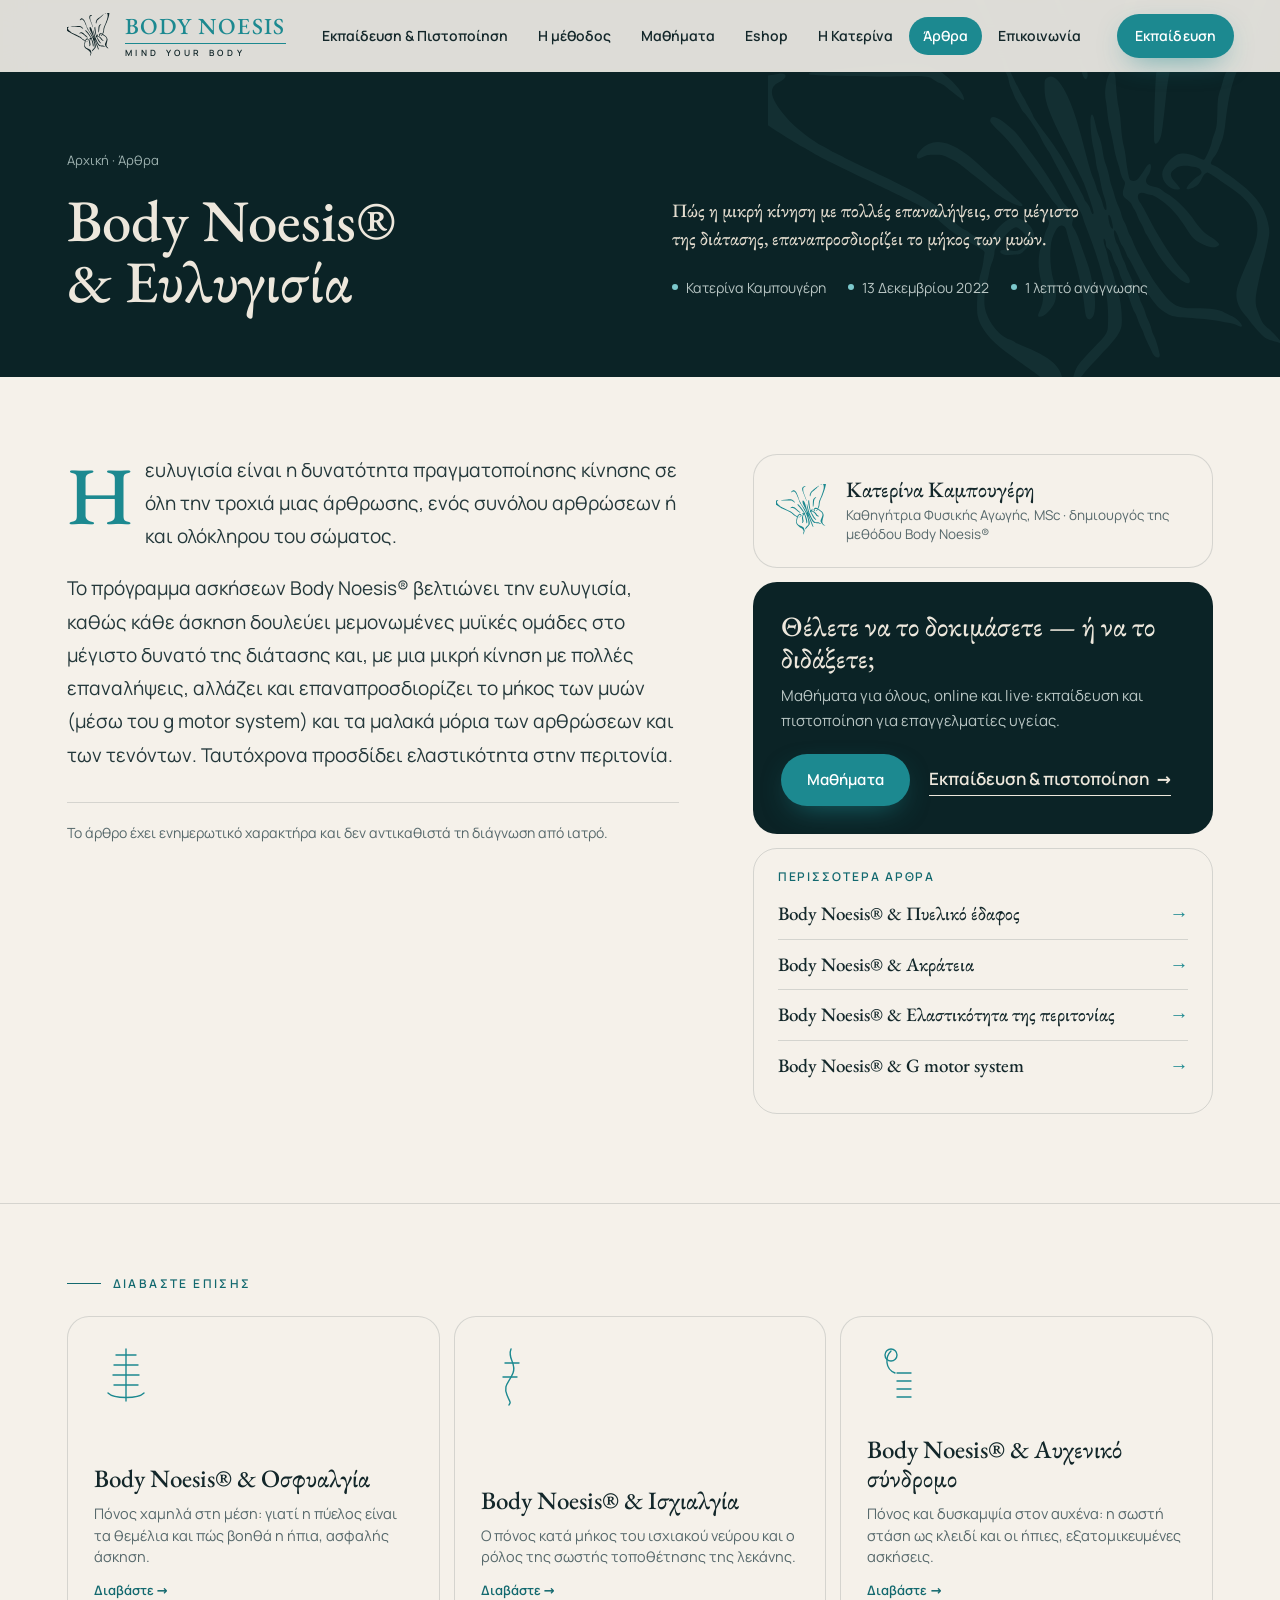
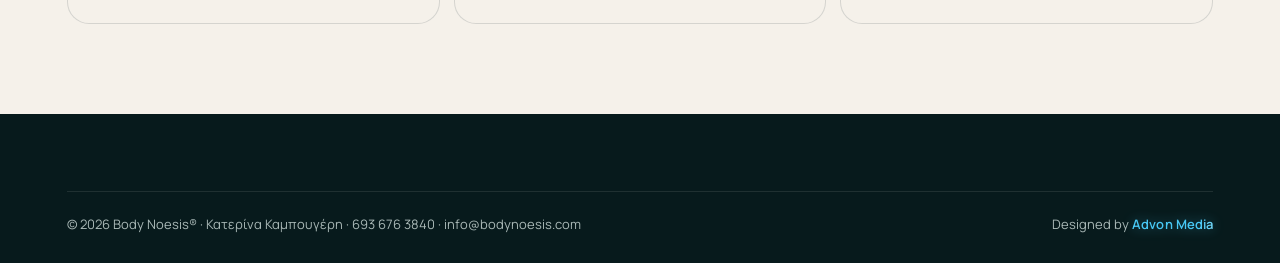
<file: arthro-eflygisia.html>
<!DOCTYPE html>
<html lang="el">
<head>
<meta charset="utf-8">
<meta name="viewport" content="width=device-width,initial-scale=1,viewport-fit=cover">
<title>Body Noesis® &amp; Ευλυγισία | Κατερίνα Καμπουγέρη</title>
<!-- advon-icons · favicon.py · made from assets/img/body-noesis-icon.svg · vce3b1644 -->
<link rel="icon" href="favicon.ico?v=ce3b1644" sizes="32x32">
<link rel="icon" href="assets/icons/favicon.svg?v=ce3b1644" type="image/svg+xml">
<link rel="icon" href="assets/icons/favicon-96.png?v=ce3b1644" type="image/png" sizes="96x96">
<link rel="icon" href="assets/icons/favicon-48.png?v=ce3b1644" type="image/png" sizes="48x48">
<link rel="apple-touch-icon" href="assets/icons/apple-touch-icon.png?v=ce3b1644">
<link rel="manifest" href="site.webmanifest?v=ce3b1644">
<!-- /advon-icons -->
<meta name="description" content="Πώς η μικρή κίνηση με πολλές επαναλήψεις, στο μέγιστο της διάτασης, επαναπροσδιορίζει το μήκος των μυών.">
<meta name="robots" content="index,follow,max-image-preview:large">
<script id="advon-draft-guard">/* Advon: drafts stay out of Google; the real domain is untouched */(function(h){if(/(^|\.)(drafts\.advonmedia\.com|github\.io|netlify\.app)$/.test(h)){var m=document.createElement("meta");m.name="robots";m.content="noindex,nofollow";document.head.appendChild(m)}})(location.hostname)</script>
<meta name="theme-color" content="#0B2326">
<meta name="color-scheme" content="light only">
<meta property="og:type" content="website"><meta property="og:locale" content="el_GR"><meta property="og:locale:alternate" content="en_GB">
<meta property="og:site_name" content="Body Noesis®">
<meta property="og:title" content="Body Noesis® &amp; Ευλυγισία | Κατερίνα Καμπουγέρη"><meta property="og:description" content="Πώς η μικρή κίνηση με πολλές επαναλήψεις, στο μέγιστο της διάτασης, επαναπροσδιορίζει το μήκος των μυών.">
<meta property="og:image" content="https://bodynoesis.com/assets/img/katerina-kampougeri-body-noesis-paralia-maxilari-1600.webp"><meta property="og:image:width" content="1600"><meta property="og:image:height" content="1200">
<meta name="twitter:card" content="summary_large_image">
<script>(function(){var h=document.documentElement;h.classList.add('js');try{if(!sessionStorage.getItem('bn-in')&&!matchMedia('(prefers-reduced-motion:reduce)').matches&&!document.hidden)0}catch(e){}})()</script>
<link rel="preload" href="assets/fonts/eb-garamond-greek-500.woff2" as="font" type="font/woff2" crossorigin>
<style id="advon-fonts">@font-face{font-family:'EB Garamond';font-style:normal;font-weight:500;font-display:swap;src:url(assets/fonts/eb-garamond-greek-500.woff2) format('woff2');unicode-range:U+0370-0377,U+037A-037F,U+0384-038A,U+038C,U+038E-03A1,U+03A3-03FF}
@font-face{font-family:'EB Garamond';font-style:normal;font-weight:500;font-display:swap;src:url(assets/fonts/eb-garamond-latin-500.woff2) format('woff2');unicode-range:U+0000-00FF,U+0131,U+0152-0153,U+02BB-02BC,U+02C6,U+02DA,U+02DC,U+0304,U+0308,U+0329,U+2000-206F,U+20AC,U+2122,U+2191,U+2193,U+2212,U+2215,U+FEFF,U+FFFD}
@font-face{font-family:'Manrope';font-style:normal;font-weight:400;font-display:swap;src:url(assets/fonts/manrope-greek-400.woff2) format('woff2');unicode-range:U+0370-0377,U+037A-037F,U+0384-038A,U+038C,U+038E-03A1,U+03A3-03FF}
@font-face{font-family:'Manrope';font-style:normal;font-weight:400;font-display:swap;src:url(assets/fonts/manrope-latin-400.woff2) format('woff2');unicode-range:U+0000-00FF,U+0131,U+0152-0153,U+02BB-02BC,U+02C6,U+02DA,U+02DC,U+0304,U+0308,U+0329,U+2000-206F,U+20AC,U+2122,U+2191,U+2193,U+2212,U+2215,U+FEFF,U+FFFD}
@font-face{font-family:'Manrope';font-style:normal;font-weight:600;font-display:swap;src:url(assets/fonts/manrope-greek-600.woff2) format('woff2');unicode-range:U+0370-0377,U+037A-037F,U+0384-038A,U+038C,U+038E-03A1,U+03A3-03FF}
@font-face{font-family:'Manrope';font-style:normal;font-weight:600;font-display:swap;src:url(assets/fonts/manrope-latin-600.woff2) format('woff2');unicode-range:U+0000-00FF,U+0131,U+0152-0153,U+02BB-02BC,U+02C6,U+02DA,U+02DC,U+0304,U+0308,U+0329,U+2000-206F,U+20AC,U+2122,U+2191,U+2193,U+2212,U+2215,U+FEFF,U+FFFD}</style>
<style>:root{--paper:#F5F1EA;--paper2:#EFE8DD;--surf:#E7DED0;--ink:#13272A;--mut:#56686B;--teal:#1C8990;--tealt:#13696F;--tealL:#7CC8CC;--deep:#0B2326;--deep2:#103136;--sand:#C9B590;--rasp:#983058;--rasp2:#7C2347;--line:rgba(19,39,42,.14);--lineL:rgba(245,241,234,.16);
--fd:'EB Garamond',Georgia,'Noto Serif',serif;--fb:'Manrope',system-ui,-apple-system,'Segoe UI',sans-serif;
--g:clamp(20px,5.2vw,120px);--gx:max(var(--g),calc((100vw - 1920px)/2));--r:22px;--ease:cubic-bezier(.22,1,.36,1);--sh1:0 1px 2px rgba(11,35,38,.06),0 6px 18px -8px rgba(11,35,38,.18);--sh2:0 2px 6px rgba(11,35,38,.08),0 24px 60px -24px rgba(11,35,38,.35);--sh3:0 40px 90px -40px rgba(11,35,38,.6)}
*,*::before,*::after{box-sizing:border-box}
html{-webkit-text-size-adjust:100%;scroll-behavior:smooth;scroll-padding-top:90px;color-scheme:light only}
html,body{overflow-x:clip}
body{margin:0;background:var(--paper);color:var(--ink);font:400 17px/1.65 var(--fb);-webkit-font-smoothing:antialiased;-moz-osx-font-smoothing:grayscale;text-rendering:optimizeLegibility}
img,video,svg{display:block;max-width:100%}img{height:auto}
a{color:inherit}
button{font:inherit;color:inherit;cursor:pointer}
h1,h2,h3,h4{margin:0;font-weight:500}
p{margin:0 0 1em}
::selection{background:var(--teal);color:#fff}
.wrap{width:calc(100% - 2*var(--g));max-width:1920px;margin:0 auto}
.sk{position:absolute;left:-9999px;top:0}.sk:focus{left:12px;top:12px;z-index:200;background:#fff;padding:10px 14px;border-radius:10px}
.d{font-family:var(--fd);font-weight:500;letter-spacing:-.012em;line-height:1.04;text-wrap:balance}
.kick{display:inline-flex;align-items:center;gap:12px;font:600 12px/1 var(--fb);letter-spacing:.2em;text-transform:uppercase;color:var(--tealt)}
.kick::before{content:"";width:34px;height:1px;background:currentColor;transform-origin:left;transform:scaleX(var(--kx,1));transition:transform .7s var(--ease)}
.on-dark .kick,.kick.l{color:var(--tealL)}
h2.d{font-size:clamp(38px,4.6vw,78px);margin:18px 0 0}
.lead{font-size:clamp(17px,1.25vw,20px);color:var(--mut);max-width:64ch;text-wrap:pretty}
.on-dark{background:var(--deep);color:#EDE7DC}
.on-dark .lead{color:#B9C6C4}
.sec{padding:clamp(80px,9vw,150px) 0;position:relative}
.num{font-variant-numeric:tabular-nums lining-nums}
.btn{display:inline-flex;align-items:center;justify-content:center;gap:10px;min-height:52px;padding:0 26px;border-radius:999px;border:0;background:var(--teal);color:#fff;font:600 15px/1 var(--fb);letter-spacing:.01em;text-decoration:none;position:relative;overflow:hidden;isolation:isolate;transition:transform .25s var(--ease),background .25s,box-shadow .25s;box-shadow:0 10px 30px -12px rgba(28,137,144,.8)}
.btn::after{content:"";position:absolute;inset:0;background:linear-gradient(100deg,transparent 30%,rgba(255,255,255,.28) 50%,transparent 70%);transform:translateX(-120%);z-index:-1}
.btn:active{transform:scale(.97)}
.btn.sec2{background:transparent;color:inherit;border:1px solid currentColor;box-shadow:none}
.btn.rasp{background:var(--rasp);box-shadow:0 10px 30px -12px rgba(152,48,88,.75)}
.btn.light{background:#F5F1EA;color:var(--deep);box-shadow:none}
@media (hover:hover){.btn:hover{transform:translateY(-2px)}.btn:hover::after{transform:translateX(120%);transition:transform .8s var(--ease)}.btn.sec2:hover{background:rgba(28,137,144,.08)}}
.tl{display:inline-flex;align-items:center;gap:8px;font-weight:600;text-decoration:none;border-bottom:1px solid currentColor;padding-bottom:2px}
.tl span{transition:transform .25s var(--ease)}@media (hover:hover){.tl:hover span{transform:translateX(4px)}}
/* ---------- header */
.hd{position:fixed;inset:0 0 auto;z-index:60;height:84px;display:flex;align-items:center;transition:background .35s,box-shadow .35s,height .35s;color:#F5F1EA}
.hd::before{content:"";position:absolute;inset:0;background:rgba(245,241,234,.9);backdrop-filter:saturate(1.4) blur(14px);-webkit-backdrop-filter:saturate(1.4) blur(14px);opacity:0;transition:opacity .35s;box-shadow:0 1px 0 var(--line)}
.hd.solid{color:var(--ink);height:72px}.hd.solid::before{opacity:1}
.hd .wrap{display:flex;align-items:center;gap:22px;position:relative}
.brand{display:flex;align-items:center;gap:12px;text-decoration:none;flex:none}
.brand svg{width:46px;height:46px;color:currentColor;transition:transform .8s var(--ease)}
.hd.solid .brand svg{color:var(--ink)}
.wm{display:flex;flex-direction:column;line-height:1}
.wm b{font:500 23px/1 var(--fd);letter-spacing:.06em;color:var(--tealL);padding-bottom:5px;border-bottom:1px solid currentColor}
.hd.solid .wm b{color:var(--teal)}
.wm i{font:600 8.6px/1 var(--fb);font-style:normal;letter-spacing:.42em;margin-top:5px}
.nav{display:flex;gap:2px;margin-left:auto;align-items:center}
.nav a{font:600 14px/1 var(--fb);text-decoration:none;padding:12px 12px;border-radius:999px;position:relative;white-space:nowrap}
.nav a::after{content:"";position:absolute;left:12px;right:12px;bottom:6px;height:1px;background:currentColor;transform:scaleX(0);transform-origin:left;transition:transform .35s var(--ease)}
@media (hover:hover){.nav a:hover::after{transform:scaleX(1)}}
.nav{position:relative}.nav a{z-index:1;padding:12px 14px;transition:color .35s}
.nav .pill{position:absolute;left:0;top:50%;width:0;height:38px;border-radius:999px;background:var(--teal);box-shadow:0 6px 18px -8px rgba(28,137,144,.7);transform:translate(0,-50%);pointer-events:none;z-index:0;opacity:0}
.nav .pill.go{transition:transform .55s var(--ease),width .55s var(--ease),opacity .3s}
.nav a.on{color:#fff}.nav a.on::after{display:none}
.nav a.cur{background:var(--teal);color:#fff}.nav a.cur::after{display:none}
.hdr{display:flex;align-items:center;gap:6px}
.cartb{position:relative;width:46px;height:46px;border-radius:50%;border:1px solid currentColor;background:transparent;display:grid;place-items:center;opacity:.92}
.cartb svg{width:20px;height:20px}
.cartb .cn{position:absolute;top:-4px;right:-4px;min-width:20px;height:20px;padding:0 5px;border-radius:10px;background:var(--rasp);color:#fff;font:700 11px/20px var(--fb);text-align:center;transform:scale(0);transition:transform .35s cubic-bezier(.34,1.56,.64,1)}
.cartb .cn.on{transform:scale(1)}
.cartb.bump{animation:bump .5s cubic-bezier(.34,1.56,.64,1)}@keyframes bump{40%{transform:scale(1.18)}}
.flags{display:flex;gap:4px}
.flags button{width:44px;height:44px;border:0;background:transparent;border-radius:50%;display:grid;place-items:center;opacity:.55;transition:opacity .2s}
.flags button[aria-pressed=true]{opacity:1}
.fl{display:block;width:20px;height:14px;overflow:hidden;line-height:0;border-radius:2px;box-shadow:0 0 0 1px rgba(0,0,0,.12)}
.fl svg{display:block;width:100%;height:100%}
.burger{display:none;width:46px;height:46px;border:1px solid currentColor;border-radius:50%;background:transparent;position:relative}
.burger i{position:absolute;left:14px;right:14px;height:1.5px;background:currentColor;transition:transform .35s var(--ease),opacity .2s}
.burger i:nth-child(1){top:17px}.burger i:nth-child(2){top:22px}.burger i:nth-child(3){top:27px}
.mm{position:fixed;inset:0;z-index:90;background:var(--deep);color:#F5F1EA;display:flex;flex-direction:column;padding:96px var(--g) 40px;transform:translateY(-100%);transition:transform .55s var(--ease);visibility:hidden}
.mm.open{transform:none;visibility:visible}
.mm a{font:500 clamp(30px,8vw,44px)/1.25 var(--fd);text-decoration:none;padding:6px 0;border-bottom:1px solid var(--lineL)}
.mm .x{position:absolute;top:18px;right:var(--g);width:50px;height:50px;border-radius:50%;border:1px solid rgba(245,241,234,.5);background:transparent;color:#F5F1EA;font-size:26px;line-height:1}
.mm .mmf{margin-top:auto;display:flex;gap:10px;align-items:center;flex-wrap:wrap}
@media (max-width:1220px){.nav{display:none}.burger{display:block}.hdr{margin-left:auto}}
@media (max-width:520px){.wm i{display:none}.wm b{font-size:19px;border:0;padding:0}.brand svg{width:38px;height:38px}.hd .flags{display:none}.hd{height:70px}}
/* ---------- intro (vertebrae align, page opens) */
#intro{position:fixed;inset:0;z-index:300;pointer-events:none;display:none}
html.bn-intro #intro{display:block;pointer-events:auto}
#intro .bd{position:absolute;left:0;right:0;height:calc(100%/7 + 1px);background:var(--deep);transition:transform .9s cubic-bezier(.76,0,.24,1)}
#intro .vb{position:absolute;left:50%;top:50%;width:min(96px,18vw);height:46%;transform:translate(-50%,-50%)}
#intro .vb i{position:absolute;left:0;width:100%;height:calc(100%/7*.7);border-radius:40%/60%;border:1.5px solid var(--tealL);background:rgba(124,200,204,.08);transform:translateX(var(--x));transition:transform .9s cubic-bezier(.34,1.3,.5,1),background .5s}
#intro .ibf{position:absolute;left:50%;top:calc(27% - 70px);width:84px;height:84px;margin-left:-42px;color:#F5F1EA;opacity:0;transform:translateY(10px) scale(.8);transition:opacity .6s,transform .8s var(--ease)}
#intro .iw{position:absolute;left:0;right:0;top:calc(73% + 10px);text-align:center;color:#F5F1EA;opacity:0;transition:opacity .6s .1s}
#intro .iw b{display:block;font:500 28px/1 var(--fd);letter-spacing:.12em;color:var(--tealL)}#intro .iw small{display:block;margin-top:10px;font:600 10px/1 var(--fb);letter-spacing:.44em}
#intro.al .vb i{transform:none;background:rgba(124,200,204,.22)}
#intro.bf .ibf{opacity:1;transform:none}#intro.bf .iw{opacity:1}
#intro.go .bd:nth-child(odd){transform:translateX(-101%)}#intro.go .bd:nth-child(even){transform:translateX(101%)}
#intro.go .vb,#intro.go .ibf,#intro.go .iw{opacity:0;transition:opacity .35s}
/* ---------- hero */
.hero{position:relative;min-height:max(640px,100svh);display:grid;grid-template-columns:minmax(0,46fr) minmax(0,54fr);background:var(--deep);color:#F2ECE2;overflow:clip}
.hero-t{position:relative;z-index:2;padding:calc(84px + clamp(30px,5vh,70px)) clamp(28px,4vw,72px) clamp(40px,6vh,80px) var(--gx);display:flex;flex-direction:column;justify-content:center}
.hero-t .ey{font:600 12px/1.4 var(--fb);letter-spacing:.22em;text-transform:uppercase;color:var(--tealL);display:flex;align-items:center;gap:12px}
.hero-t .ey::before{content:"";width:28px;height:1px;background:currentColor}
.hero h1{font:600 14px/1.55 var(--fb);letter-spacing:.02em;color:#C7D3D1;margin:22px 0 0;max-width:46ch}
.hero .disp{font-family:var(--fd);font-weight:500;font-size:clamp(46px,5.2vw,96px);line-height:.98;letter-spacing:-.02em;margin:16px 0 0;text-wrap:balance}
.hero .disp em{font-style:normal;color:var(--tealL);position:relative;white-space:nowrap}
.hero .disp em svg{position:absolute;left:-2%;right:-2%;bottom:-.08em;width:104%;height:.22em;overflow:visible}
.hero .disp em path{stroke:var(--sand);stroke-width:2.2;fill:none;stroke-dasharray:1;stroke-dashoffset:1;transition:stroke-dashoffset 1.2s .9s var(--ease)}
.hero.in .disp em path{stroke-dashoffset:0}
.hero .sub{margin:26px 0 0;font-size:clamp(16px,1.15vw,19px);color:#C3CFCD;max-width:52ch;text-wrap:pretty}
.hero .cta{display:flex;align-items:center;gap:24px;flex-wrap:wrap;margin-top:34px}
.hero .chips{display:flex;flex-wrap:wrap;gap:8px;margin-top:38px;padding:0;list-style:none}
.hero .chips li{font:600 12.5px/1 var(--fb);padding:11px 15px;border-radius:999px;border:1px solid rgba(124,200,204,.35);color:#DCE6E4}
.w{display:inline-block;overflow:hidden;vertical-align:top;padding-bottom:.08em;margin-bottom:-.08em}
.w>span{display:inline-block;transform:translateY(105%);transition:transform 1s var(--ease);transition-delay:calc(var(--i)*70ms + .2s)}
.hero.in .w>span{transform:none}
.hero .fade{opacity:0;transform:translateY(14px);transition:opacity .8s var(--ease),transform .8s var(--ease);transition-delay:calc(var(--d,0)*1ms + .5s)}
.hero.in .fade{opacity:1;transform:none}
.hero-p{position:relative;z-index:1;margin-top:84px;border-top-left-radius:clamp(40px,7vw,140px);overflow:hidden;background:#173a3f}
.hero-p picture,.hero-p img{display:block;width:100%;height:100%}
.hero-p img{object-fit:cover;object-position:72% 34%;transform:scale(1.08);transition:transform 2.4s var(--ease)}
.hero.in .hero-p img{transform:scale(1);animation:kb 26s 2.4s ease-in-out infinite alternate}
@keyframes kb{to{transform:scale(1.045) translate(-.8%,-.5%)}}
.hero-p::after{content:"";position:absolute;inset:0;background:linear-gradient(90deg,rgba(11,35,38,.55),rgba(11,35,38,0) 34%),linear-gradient(0deg,rgba(11,35,38,.45),transparent 30%);pointer-events:none}
.hero-card{position:absolute;left:clamp(18px,2.4vw,36px);bottom:clamp(18px,3vh,36px);z-index:3;display:flex;gap:14px;align-items:center;max-width:330px;padding:14px 18px 14px 14px;border-radius:18px;background:rgba(11,35,38,.55);backdrop-filter:blur(12px);-webkit-backdrop-filter:blur(12px);border:1px solid rgba(245,241,234,.18);color:#F2ECE2;text-decoration:none;font-size:13.5px;line-height:1.4;box-shadow:var(--sh2);animation:bob 6s ease-in-out infinite}
.hero-card b{display:block;font:500 18px/1.2 var(--fd);color:#fff}
.hero-card .seal{flex:none;width:58px;height:58px}
@keyframes bob{50%{transform:translateY(-6px)}}
.hero-spine{position:absolute;left:calc(var(--gx) - 2px);top:0;bottom:0;width:1px;z-index:1;opacity:.5;pointer-events:none}
.hero-bg{position:absolute;inset:0;z-index:0;pointer-events:none;overflow:hidden}
.hero-bg .o{position:absolute;border-radius:50%;filter:none}
.hero-bg .o1{width:70vmax;height:70vmax;left:-28vmax;top:-30vmax;background:radial-gradient(closest-side,rgba(28,137,144,.32),transparent);animation:dr1 28s ease-in-out infinite alternate}
.hero-bg .o2{width:50vmax;height:50vmax;left:10vmax;bottom:-32vmax;background:radial-gradient(closest-side,rgba(201,181,144,.14),transparent);animation:dr2 34s ease-in-out infinite alternate}
@keyframes dr1{to{transform:translate(8vmax,6vmax)}}@keyframes dr2{to{transform:translate(-6vmax,-5vmax)}}
.hero-bg .bfw{position:absolute;right:56%;top:52%;width:min(36vw,520px);color:rgba(124,200,204,.07);transform:translate(10%,-50%) rotate(-8deg)}
.hero .scroll{position:absolute;left:var(--gx);bottom:26px;z-index:3;font:600 11px/1 var(--fb);letter-spacing:.3em;color:#9fb3b1;display:flex;align-items:center;gap:12px;text-transform:uppercase;transition:opacity .4s}
.hero .scroll i{width:1px;height:34px;background:linear-gradient(var(--tealL),transparent);animation:sc 2.2s ease-in-out infinite}
@keyframes sc{0%{transform:scaleY(0);transform-origin:top}50%{transform:scaleY(1);transform-origin:top}51%{transform-origin:bottom}100%{transform:scaleY(0);transform-origin:bottom}}
@media (max-width:1000px){
 .hero{grid-template-columns:1fr;min-height:0}
 .hero-p{order:-1;margin-top:70px;border-radius:0;aspect-ratio:4/3;height:auto}
 .hero-p img{object-position:50% 50%;animation:none!important;transform:none!important}
 .hero-p::after{background:linear-gradient(0deg,var(--deep),rgba(11,35,38,0) 26%)}
 .hero-t{padding:10px var(--g) 64px;margin-top:-34px}
 .hero-card{left:auto;right:12px;bottom:auto;top:12px;max-width:250px;padding:10px 12px;font-size:12px;animation:none}
 .hero-card .seal{width:44px;height:44px}.hero-card b{font-size:15px}
 .hero .scroll,.hero-spine{display:none}
}
@media (max-width:520px){.hero-card{display:none}.hero .disp{font-size:clamp(40px,11.4vw,56px)}}
/* ---------- proof */
.proof{border-bottom:1px solid var(--line);background:var(--paper)}
.proof ul{list-style:none;margin:0;padding:0;display:grid;grid-template-columns:repeat(5,minmax(0,1fr))}
.proof li{padding:34px clamp(14px,1.6vw,28px);border-left:1px solid var(--line);opacity:0;transform:translateY(16px) rotateX(-40deg);transform-origin:50% 100%;transition:opacity .6s,transform .8s var(--ease);transition-delay:calc(var(--i)*70ms)}
.proof li:first-child{border-left:0;padding-left:0}
.proof.in li{opacity:1;transform:none}
.proof b{display:block;font:500 clamp(24px,2vw,32px)/1.08 var(--fd);color:var(--tealt)}
.proof span{display:block;margin-top:8px;font-size:14px;color:var(--mut);line-height:1.45}
@media (max-width:1000px){.proof ul{grid-template-columns:repeat(2,minmax(0,1fr))}.proof li{border-left:0;border-top:1px solid var(--line);padding:24px 14px 24px 0}.proof li:first-child{grid-column:1/-1}}
/* ---------- academy */
.acad{background:var(--deep);color:#EDE7DC;border-radius:clamp(36px,5vw,72px) clamp(36px,5vw,72px) 0 0;margin-top:-1px;overflow:clip;position:relative}
.acad .amb{position:absolute;inset:0;pointer-events:none;overflow:hidden}
.acad .amb i{position:absolute;border-radius:50%;border:1px solid rgba(124,200,204,.1)}
.a-head{display:grid;grid-template-columns:minmax(0,1.05fr) minmax(0,.95fr);gap:clamp(30px,5vw,96px);align-items:end}
.a-head h2{font-size:clamp(42px,5.4vw,96px)}
.a-head h2 em{font-style:normal;color:var(--tealL)}
.a-head .lead{margin:0}
.who{margin:clamp(56px,7vw,110px) 0 0;display:grid;grid-template-columns:minmax(0,.62fr) minmax(0,1.38fr);gap:clamp(30px,5vw,96px);align-items:start}
.who h3{font:600 12px/1.4 var(--fb);letter-spacing:.2em;text-transform:uppercase;color:var(--sand)}
.who ul{list-style:none;margin:0;padding:0}
.who li{display:flex;align-items:baseline;justify-content:space-between;gap:20px;padding:18px 0;border-top:1px solid var(--lineL);font:500 clamp(28px,3.4vw,58px)/1.05 var(--fd);color:rgba(237,231,220,.28);transition:color .6s,padding .6s var(--ease)}
.who li:last-child{border-bottom:1px solid var(--lineL)}
.who li small{font:600 12px/1.3 var(--fb);letter-spacing:.08em;color:var(--tealL);opacity:0;transition:opacity .6s;text-align:right;max-width:24ch}
.who li.lit{color:#F2ECE2;padding-left:clamp(0px,1.4vw,24px)}.who li.lit small{opacity:1}
.fmt{margin-top:clamp(56px,7vw,110px);display:grid;grid-template-columns:repeat(4,minmax(0,1fr));gap:14px}
.fmt div{padding:28px 24px 26px;border-radius:var(--r);background:var(--deep2);border:1px solid var(--lineL);position:relative;overflow:hidden;transform:translateY(30px) scale(.96);opacity:0;transition:transform .8s var(--ease),opacity .6s;transition-delay:calc(var(--i)*80ms)}
.fmt.in div{transform:none;opacity:1}
.fmt b{display:block;font:500 clamp(36px,3.2vw,52px)/1 var(--fd);color:#fff}
.fmt span{display:block;margin-top:14px;font:600 12px/1.3 var(--fb);letter-spacing:.16em;text-transform:uppercase;color:var(--tealL)}
.fmt p{margin:10px 0 0;font-size:15px;color:#B9C6C4;line-height:1.5}
.fmt div::before{content:"";position:absolute;left:0;top:0;height:2px;width:100%;background:linear-gradient(90deg,var(--teal),var(--sand));transform:scaleX(0);transform-origin:left;transition:transform 1s var(--ease);transition-delay:calc(var(--i)*80ms + .3s)}
.fmt.in div::before{transform:scaleX(1)}
.syl{margin-top:clamp(70px,8vw,130px);display:grid;grid-template-columns:minmax(0,.72fr) minmax(0,1.28fr);gap:clamp(30px,5vw,96px)}
.syl .st{position:sticky;top:110px;align-self:start}
.syl h3{font:500 clamp(32px,3.2vw,54px)/1.05 var(--fd)}
.syl .st p{color:#B9C6C4;margin-top:18px}
.syl .bar{margin-top:26px;height:3px;border-radius:3px;background:rgba(245,241,234,.12);overflow:hidden}
.syl .bar i{display:block;height:100%;width:100%;background:linear-gradient(90deg,var(--teal),var(--tealL));transform:scaleX(var(--p,0));transform-origin:left}
.syl .cnt{margin-top:12px;font:600 13px/1 var(--fb);color:var(--tealL)}
.syl ol{list-style:none;margin:0;padding:0;columns:2;column-gap:34px;counter-reset:m}
.syl li{break-inside:avoid;counter-increment:m;display:grid;grid-template-columns:44px minmax(0,1fr);gap:4px;padding:16px 0 16px;border-top:1px solid var(--lineL);font-size:16px;line-height:1.45;color:rgba(237,231,220,.5);transition:color .5s}
.syl li::before{content:counter(m,decimal-leading-zero);font:500 18px/1.3 var(--fd);color:rgba(124,200,204,.45);transition:color .5s}
.syl li.lit{color:#F2ECE2}.syl li.lit::before{color:var(--tealL)}
/* path */
.path{margin-top:clamp(80px,9vw,140px);display:grid;grid-template-columns:minmax(0,1fr) minmax(0,1fr);gap:clamp(30px,5vw,96px)}
.path h3{font:500 clamp(32px,3.2vw,54px)/1.05 var(--fd)}
.road{position:relative;padding-left:64px}
.road .ln{position:absolute;left:21px;top:8px;bottom:8px;width:2px;background:rgba(245,241,234,.1)}
.road .ln i{position:absolute;inset:0;background:linear-gradient(var(--tealL),var(--teal));transform:scaleY(var(--p,0));transform-origin:top}
.road .st2{position:relative;padding:4px 0 38px}
.road .st2:last-child{padding-bottom:0}
.road .dot{position:absolute;left:-64px;top:0;width:44px;height:30px;border-radius:44%/62%;border:1.5px solid rgba(124,200,204,.4);background:var(--deep);display:grid;place-items:center;font:600 13px/1 var(--fb);color:rgba(124,200,204,.7);transition:all .5s cubic-bezier(.34,1.56,.64,1)}
.road .st2.lit .dot{background:var(--teal);border-color:var(--teal);color:#fff;transform:scale(1.08)}
.road h4{font:500 26px/1.15 var(--fd);color:#F2ECE2}
.road p{margin:8px 0 0;color:#B9C6C4;font-size:15.5px}
/* certificate */
.cert-w{margin-top:clamp(80px,9vw,140px);display:grid;grid-template-columns:minmax(0,.9fr) minmax(0,1.1fr);gap:clamp(30px,5vw,96px);align-items:center}
.cert-w h3{font:500 clamp(32px,3.2vw,54px)/1.05 var(--fd)}
.cert-w .lead{margin-top:16px}
.field{display:block;margin-top:24px}
.field span{display:block;font:600 12px/1 var(--fb);letter-spacing:.14em;text-transform:uppercase;color:var(--tealL);margin-bottom:10px}
.field input,.field select,.field textarea{width:100%;min-height:54px;padding:14px 18px;border-radius:14px;border:1px solid rgba(245,241,234,.25);background:rgba(245,241,234,.06);color:#F5F1EA;font:500 17px/1.3 var(--fb);outline:none;transition:border-color .2s,background .2s}
.field textarea{min-height:110px;resize:vertical}
.field select option{color:#13272A}
.field input:focus,.field select:focus,.field textarea:focus{border-color:var(--tealL);background:rgba(245,241,234,.1)}
.cert{position:relative;aspect-ratio:1.414/1;border-radius:6px;background:#FBF8F2;color:#1F3134;padding:clamp(18px,3.4%,44px);box-shadow:var(--sh3);transform:perspective(1400px) rotateY(var(--ry,-8deg)) rotateX(var(--rx,4deg));transition:transform .6s var(--ease);overflow:hidden}
.cert::before{content:"";position:absolute;inset:clamp(8px,1.6%,16px);border:1px solid #C9B590;border-radius:3px;pointer-events:none}
.cert::after{content:"";position:absolute;inset:calc(clamp(8px,1.6%,16px) + 5px);border:1px solid rgba(201,181,144,.5);border-radius:2px;pointer-events:none}
.cert .ci{position:relative;height:100%;display:flex;flex-direction:column;align-items:center;justify-content:space-between;text-align:center;padding:4% 6%}
.cert .cbf{width:11%;color:#1F3134}
.cert .ctt{font:600 clamp(8px,.85vw,12px)/1 var(--fb);letter-spacing:.38em;color:var(--teal)}
.cert .cn2{font:500 clamp(10px,1.1vw,15px)/1.2 var(--fd);letter-spacing:.2em;text-transform:uppercase}
.cert .nm{font:500 clamp(22px,3vw,46px)/1.1 var(--fd);color:#0B2326;min-height:1.1em;border-bottom:1px solid #C9B590;padding:0 6% 4px;transition:opacity .2s}
.cert .tx{font-size:clamp(9px,.9vw,13px);line-height:1.5;color:#4C5D60;max-width:46ch}
.cert .sg{display:flex;justify-content:space-between;width:100%;align-items:flex-end;font-size:clamp(8px,.8vw,11px);color:#5c6b6d}
.cert .sg div{border-top:1px solid #9aa7a8;padding-top:4px;min-width:30%}
.cert .sg svg{width:clamp(80px,12vw,150px);height:auto;margin:0 auto -2px;stroke:#0B2326;fill:none;stroke-width:1.4;stroke-dasharray:1;stroke-dashoffset:1;transition:stroke-dashoffset 2s var(--ease)}
.cert.in .sg svg{stroke-dashoffset:0}
.cert .stamp{position:absolute;right:5%;bottom:5%;width:clamp(48px,7vw,86px);aspect-ratio:1;border-radius:50%;border:2px solid rgba(152,48,88,.55);color:rgba(152,48,88,.75);display:grid;place-items:center;transform:rotate(-14deg) scale(1.6);opacity:0;transition:transform .6s cubic-bezier(.34,1.56,.64,1) 1.2s,opacity .3s 1.2s}
.cert.in .stamp{transform:rotate(-14deg);opacity:1}
.cert .stamp svg{width:84%;height:84%}
.cert-note{margin-top:14px;font-size:12px;color:#8FA3A1}
/* team */
.team{margin-top:clamp(80px,9vw,140px)}
.team h3{font:500 clamp(32px,3.2vw,54px)/1.05 var(--fd);max-width:20ch}
.tg{display:grid;grid-template-columns:repeat(3,minmax(0,1fr));gap:18px;margin-top:40px}
.tc{border-radius:var(--r);background:var(--deep2);border:1px solid var(--lineL);overflow:hidden;display:flex;flex-direction:column}
.tc figure{margin:0;aspect-ratio:1/1;overflow:hidden;background:#1a3c41}
.tc img{width:100%;height:100%;object-fit:cover;transition:transform 1.2s var(--ease)}
@media (hover:hover){.tc:hover img{transform:scale(1.04)}}
.tc div{padding:22px 24px 26px}
.tc b{display:block;font:500 26px/1.1 var(--fd);color:#fff}
.tc small{display:block;margin-top:6px;font:600 12px/1.4 var(--fb);letter-spacing:.12em;text-transform:uppercase;color:var(--tealL)}
.tc p{margin:12px 0 0;font-size:15px;color:#B9C6C4;line-height:1.55}
.tc.es{lang:es}
/* price */
.price{margin-top:clamp(80px,9vw,140px);display:grid;grid-template-columns:minmax(0,.8fr) minmax(0,1.2fr);gap:clamp(30px,5vw,96px);align-items:start}
.price h3{font:500 clamp(32px,3.2vw,54px)/1.05 var(--fd)}
.pg{display:grid;grid-template-columns:repeat(3,minmax(0,1fr));gap:14px}
.pc{padding:28px 22px;border-radius:var(--r);border:1px solid var(--lineL);background:rgba(245,241,234,.03);text-align:left}
.pc.hi{background:var(--teal);border-color:var(--teal);color:#fff}
.pc b{display:block;font:500 clamp(40px,3.6vw,58px)/1 var(--fd)}
.pc span{display:block;margin-top:12px;font:600 13px/1.4 var(--fb);color:var(--tealL)}
.pc.hi span{color:#E2F4F5}
.pnote{grid-column:1/-1;margin:8px 0 0;font-size:14px;color:#9FB3B1}
.perk{grid-column:1/-1;display:flex;align-items:center;gap:14px;padding:16px 20px;border-radius:16px;border:1px dashed rgba(201,181,144,.5);color:#EDE7DC;font-size:15px}
.perk b{font:500 26px/1 var(--fd);color:var(--sand)}
.enq{margin-top:clamp(80px,9vw,140px);border-radius:clamp(26px,3vw,44px);background:linear-gradient(135deg,#123a40,#0e2c30);border:1px solid var(--lineL);padding:clamp(28px,4.4vw,70px);display:grid;grid-template-columns:minmax(0,.9fr) minmax(0,1.1fr);gap:clamp(24px,4vw,70px);position:relative;overflow:hidden}
.enq h3{font:500 clamp(34px,3.6vw,60px)/1.03 var(--fd)}
.enq .fgr{display:grid;grid-template-columns:minmax(0,1fr) minmax(0,1fr);gap:0 14px}
.enq .fgr .full{grid-column:1/-1}
.enq .bts{display:flex;gap:10px;flex-wrap:wrap;margin-top:22px}
.es-l{margin-top:22px;font-size:14px;color:#9FB3B1;font-style:italic}
@media (max-width:600px){.fmt{gap:10px}.fmt div{padding:22px 16px}.fmt b{font-size:clamp(26px,7.6vw,34px)}}
@media (max-width:1000px){.a-head,.who,.syl,.path,.cert-w,.price,.enq{grid-template-columns:1fr}.fmt{grid-template-columns:repeat(2,minmax(0,1fr))}.syl ol{columns:1}.syl .st{position:static}.tg{grid-template-columns:1fr}.pg{grid-template-columns:1fr}.enq .fgr{grid-template-columns:1fr}.who li small{display:none}}
@media (min-width:600px) and (max-width:1000px){.tg{grid-template-columns:repeat(2,minmax(0,1fr))}.tg .tc:last-child{grid-column:1/-1}.tg .tc:last-child figure{aspect-ratio:16/9}}
/* ---------- method (spine) */
.meth{background:var(--paper)}
.m-head{display:grid;grid-template-columns:minmax(0,1fr) minmax(0,1fr);gap:clamp(30px,5vw,96px);align-items:end}
.m-head .lead{margin:0}
.mstage{margin-top:clamp(50px,6vw,90px);display:grid;grid-template-columns:minmax(0,.9fr) minmax(0,1.1fr);gap:clamp(30px,5vw,96px)}
.sp-w{position:sticky;top:96px;align-self:start;height:calc(100svh - 130px);min-height:520px;max-height:860px;border-radius:clamp(26px,3vw,44px);background:radial-gradient(120% 80% at 50% 110%,rgba(28,137,144,.18),transparent 60%),var(--paper2);border:1px solid var(--line);overflow:hidden;display:flex;align-items:center;justify-content:center}
.sp-w svg.sp{height:88%;width:auto;overflow:visible}
.sp-w .vt{fill:#FBF8F2;stroke:var(--ink);stroke-width:1.6}
.sp-w .vt.on{fill:var(--teal);stroke:var(--tealt)}
.sp-w .disc{fill:var(--sand);opacity:.7}
.sp-w .pel{fill:none;stroke:var(--ink);stroke-width:1.6}
.sp-w .pelf{fill:var(--rasp);opacity:0;transition:opacity .6s}
.sp-w.pf .pelf{opacity:.32}
.sp-w .axis{stroke:var(--teal);stroke-width:1;stroke-dasharray:4 6;opacity:.6}
.sp-w .lab{position:absolute;left:22px;bottom:20px;font:600 12px/1.4 var(--fb);letter-spacing:.14em;text-transform:uppercase;color:var(--mut)}
.sp-w .lab b{display:block;font:500 34px/1 var(--fd);letter-spacing:0;text-transform:none;color:var(--tealt)}
.sp-w .bfm{position:absolute;right:22px;top:22px;width:56px;color:var(--ink);opacity:.85}
.prs{list-style:none;margin:0;padding:0}
.prs li{padding:clamp(28px,5vh,56px) 0;border-top:1px solid var(--line);opacity:.32;transition:opacity .6s}
.prs li.lit{opacity:1}
.prs li span{font:600 12px/1 var(--fb);letter-spacing:.2em;text-transform:uppercase;color:var(--tealt)}
.prs h3{font:500 clamp(28px,2.6vw,42px)/1.1 var(--fd);margin:12px 0 12px}
.prs p{color:var(--mut);margin:0;max-width:56ch}
.prs li:last-child{border-bottom:1px solid var(--line)}
.qb{margin-top:clamp(60px,7vw,110px);text-align:center}
.qb blockquote{margin:0 auto;max-width:22ch;font:500 clamp(40px,5vw,86px)/1.04 var(--fd);letter-spacing:-.015em;text-wrap:balance}
.qb blockquote .ww{opacity:.16;transition:opacity .4s}
.qb blockquote .ww.on{opacity:1}
.qb cite{display:block;margin-top:20px;font:600 13px/1 var(--fb);font-style:normal;letter-spacing:.16em;text-transform:uppercase;color:var(--tealt)}
.org{margin:28px auto 0;max-width:70ch;text-align:center;color:var(--mut);font-size:15.5px}
@media (max-width:1000px){.m-head,.mstage{grid-template-columns:1fr}.sp-w{position:sticky;top:72px;height:44svh;min-height:300px;z-index:2;box-shadow:var(--sh1)}.prs li{padding:28px 0}}
/* ---------- ticker */
.tick{background:var(--teal);color:#fff;overflow:hidden;padding:20px 0;-webkit-mask-image:linear-gradient(90deg,transparent,#000 8%,#000 92%,transparent);mask-image:linear-gradient(90deg,transparent,#000 8%,#000 92%,transparent)}
.tick .tr{display:flex;width:max-content;animation:tk 46s linear infinite}
.tick span{font:500 clamp(24px,2.4vw,38px)/1 var(--fd);padding:0 28px;display:flex;align-items:center;gap:56px;white-space:nowrap}
.tick span::after{content:"";width:10px;height:7px;border-radius:44%/62%;border:1.5px solid rgba(255,255,255,.7)}
@keyframes tk{to{transform:translateX(-50%)}}
@media (hover:hover){.tick:hover .tr{animation-play-state:paused}}
/* ---------- lessons */
.less{background:var(--paper2)}
.l-grid{margin-top:clamp(44px,5vw,80px);display:grid;grid-template-columns:minmax(0,1.1fr) minmax(0,.9fr);gap:clamp(24px,4vw,70px);align-items:stretch}
.l-ph{position:relative;border-radius:clamp(26px,3vw,44px);overflow:hidden;min-height:420px;background:#cfc3b2}
.l-ph img{position:absolute;inset:0;width:100%;height:100%;object-fit:cover;object-position:50% 40%}
.l-ph .tag{position:absolute;left:18px;bottom:18px;padding:10px 14px;border-radius:12px;background:rgba(245,241,234,.9);font:600 13px/1.3 var(--fb);color:var(--ink)}
.l-list{display:flex;flex-direction:column;gap:14px}
.lc{padding:28px;border-radius:var(--r);background:var(--paper);border:1px solid var(--line);box-shadow:var(--sh1);display:grid;grid-template-columns:minmax(0,1fr) auto;gap:6px 18px;align-items:start;transition:transform .4s var(--ease),box-shadow .4s}
@media (hover:hover){.lc:hover{transform:translateY(-4px);box-shadow:var(--sh2)}}
.lc h3{font:500 28px/1.1 var(--fd)}
.lc p{grid-column:1/-1;margin:8px 0 0;color:var(--mut);font-size:15.5px}
.lc .pr{text-align:right;font:500 30px/1 var(--fd);color:var(--tealt)}.lc .pr small{display:block;font:600 11.5px/1.3 var(--fb);color:var(--mut);margin-top:6px}
.lc.pro{background:var(--deep);color:#EDE7DC;border-color:transparent}.lc.pro p{color:#B9C6C4}.lc.pro .pr{color:var(--tealL);font-size:18px;font-family:var(--fb);font-weight:600;align-self:center}
.plat{margin-top:18px;font-size:14px;color:var(--mut)}
@media (max-width:1000px){.l-grid{grid-template-columns:1fr}.l-ph{min-height:0;aspect-ratio:1/1}}
/* ---------- shop */
.shop{background:var(--paper)}
.s-head{display:grid;grid-template-columns:minmax(0,1fr) minmax(0,1fr);gap:clamp(30px,5vw,96px);align-items:end}
.s-head .lead{margin:0}
.s-head h2 em{font-style:normal;color:var(--rasp)}
.prod{margin-top:clamp(56px,7vw,110px);display:grid;grid-template-columns:minmax(0,1.05fr) minmax(0,.95fr);gap:clamp(24px,5vw,90px);align-items:center}
.prod.flip{grid-template-columns:minmax(0,.95fr) minmax(0,1.05fr)}
.prod.flip .pgal{order:2}
.pgal{position:relative}
.pmain{position:relative;border-radius:clamp(22px,2.6vw,38px);overflow:hidden;background:#EAE3D8;aspect-ratio:1/1;box-shadow:var(--sh2)}
.pmain img{position:absolute;inset:0;width:100%;height:100%;object-fit:contain;background:#fff;opacity:0;transition:opacity .6s,transform 1s var(--ease);transform:scale(1.03)}
.pmain img.on{opacity:1;transform:none}
.pmain button{position:absolute;inset:0;border:0;background:transparent;z-index:2;cursor:zoom-in}
.pthumbs{display:flex;gap:8px;margin-top:12px;flex-wrap:wrap}
.pthumbs button{width:64px;height:64px;border-radius:12px;overflow:hidden;border:2px solid transparent;padding:0;background:#fff;transition:border-color .2s,transform .2s}
.pthumbs button[aria-pressed=true]{border-color:var(--rasp)}
.pthumbs img{width:100%;height:100%;object-fit:contain}
.pinfo .pat{display:inline-flex;align-items:center;gap:8px;font:600 12px/1 var(--fb);letter-spacing:.14em;text-transform:uppercase;color:var(--rasp);padding:9px 12px;border-radius:999px;background:rgba(152,48,88,.08)}
.pinfo h3{font:500 clamp(34px,3.4vw,58px)/1.04 var(--fd);margin:18px 0 0}
.pinfo .pp{display:flex;align-items:baseline;gap:14px;margin:18px 0 0}
.pinfo .pp b{font:500 clamp(38px,3.4vw,54px)/1 var(--fd);color:var(--rasp)}
.pinfo .pp s{font-size:20px;color:var(--mut)}
.pinfo .pp small{font-size:13px;color:var(--mut)}
.pinfo .lead{margin-top:18px;max-width:54ch}
.pinfo ul.pts{list-style:none;padding:0;margin:20px 0 0;display:grid;gap:8px}
.pinfo ul.pts li{display:flex;gap:12px;font-size:15.5px;line-height:1.5}
.pinfo ul.pts li::before{content:"";flex:none;width:9px;height:6px;margin-top:9px;border-radius:44%/62%;border:1.5px solid var(--teal)}
.pinfo .dims{margin-top:18px;font-size:14px;color:var(--mut);padding-top:14px;border-top:1px solid var(--line)}
.buy{display:flex;align-items:center;gap:12px;margin-top:24px;flex-wrap:wrap}
.qty{display:inline-flex;align-items:center;border:1px solid var(--line);border-radius:999px;height:52px;background:#fff}
.qty button{width:46px;height:50px;border:0;background:transparent;font-size:20px}
.qty output{min-width:28px;text-align:center;font-weight:600}
.more{border:0;background:transparent;padding:10px 4px;font-weight:600;border-bottom:1px solid currentColor}
.patent{margin-top:clamp(56px,7vw,110px);display:grid;grid-template-columns:minmax(0,.55fr) minmax(0,1.45fr);gap:clamp(24px,4vw,70px);align-items:center;padding:clamp(24px,3vw,44px);border-radius:clamp(26px,3vw,44px);background:var(--paper2);border:1px solid var(--line)}
.patent button{border:0;padding:0;background:transparent;cursor:zoom-in;border-radius:10px;overflow:hidden;box-shadow:var(--sh2);transform:rotate(-2deg);transition:transform .5s var(--ease)}
@media (hover:hover){.patent button:hover{transform:rotate(0) scale(1.02)}}
.patent h3{font:500 clamp(28px,2.6vw,42px)/1.1 var(--fd)}
.patent p{color:var(--mut);margin:12px 0 0}
.how{margin-top:clamp(40px,5vw,70px);display:grid;grid-template-columns:repeat(3,minmax(0,1fr));gap:14px;counter-reset:h}
.how div{padding:26px;border-radius:var(--r);border:1px solid var(--line);counter-increment:h;position:relative}
.how div::before{content:counter(h);display:grid;place-items:center;width:38px;height:38px;border-radius:50%;background:var(--rasp);color:#fff;font:600 15px/1 var(--fb);margin-bottom:16px}
.how b{display:block;font:500 24px/1.15 var(--fd)}
.how p{margin:8px 0 0;font-size:15px;color:var(--mut)}
.nocard{margin-top:16px;display:flex;align-items:center;gap:10px;font-size:14.5px;color:var(--mut)}
.nocard svg{width:20px;height:20px;flex:none;color:var(--teal)}
@media (max-width:1000px){.s-head,.prod,.prod.flip,.patent{grid-template-columns:1fr}.prod.flip .pgal{order:0}.how{grid-template-columns:1fr}.patent button{max-width:260px}}
/* ---------- cart drawer + checkout */
.ov{position:fixed;inset:0;z-index:120;background:rgba(11,35,38,.5);opacity:0;visibility:hidden;transition:opacity .35s,visibility .35s}
.ov.on{opacity:1;visibility:visible}
.drawer{position:fixed;top:0;right:0;bottom:0;z-index:130;width:min(460px,100%);background:var(--paper);display:flex;flex-direction:column;transform:translateX(102%);transition:transform .5s var(--ease);box-shadow:var(--sh3);visibility:hidden}
.drawer.on{transform:none;visibility:visible}
.drawer header{display:flex;align-items:center;justify-content:space-between;padding:22px 24px;border-bottom:1px solid var(--line)}
.drawer header b{font:500 28px/1 var(--fd)}
.xb{width:46px;height:46px;border-radius:50%;border:1px solid var(--line);background:#fff;font-size:22px;line-height:1}
.drawer .items{flex:1;overflow:auto;padding:8px 24px}
.ci2{display:grid;grid-template-columns:72px minmax(0,1fr) auto;gap:14px;align-items:center;padding:16px 0;border-bottom:1px solid var(--line)}
.ci2 img{width:72px;height:72px;object-fit:contain;background:#fff;border-radius:12px}
.ci2 b{display:block;font:500 19px/1.2 var(--fd)}
.ci2 small{color:var(--mut)}
.ci2 .qty{height:40px}.ci2 .qty button{width:36px;height:38px;font-size:17px}
.ci2 .rm{border:0;background:transparent;color:var(--mut);font-size:13px;text-decoration:underline;padding:4px 0}
.empty{padding:40px 0;text-align:center;color:var(--mut)}
.drawer footer{padding:20px 24px 24px;border-top:1px solid var(--line);background:var(--paper2)}
.tot{display:flex;justify-content:space-between;align-items:baseline;font-size:15px}
.tot b{font:500 34px/1 var(--fd);color:var(--rasp)}
.drawer footer p{font-size:13px;color:var(--mut);margin:8px 0 14px}
.drawer footer .btn{width:100%}
.dlg{position:fixed;inset:0;z-index:140;display:grid;place-items:center;padding:16px;visibility:hidden;opacity:0;transition:opacity .3s,visibility .3s}
.dlg.on{visibility:visible;opacity:1}
.dlg .box{position:relative;width:min(760px,100%);max-height:calc(100dvh - 32px);overflow:auto;background:var(--paper);border-radius:28px;padding:clamp(22px,4vw,44px);box-shadow:var(--sh3);transform:translateY(24px) scale(.98);transition:transform .45s var(--ease)}
.dlg.on .box{transform:none}
.dlg .xb{position:absolute;top:16px;right:16px}
.dlg h3{font:500 clamp(30px,3vw,44px)/1.05 var(--fd);padding-right:56px}
.dlg .sum{margin-top:14px;padding:14px 16px;border-radius:14px;background:var(--paper2);font-size:14.5px}
.dlg .sum div{display:flex;justify-content:space-between;gap:12px;padding:3px 0}
.dlg .sum .t{border-top:1px solid var(--line);margin-top:6px;padding-top:8px;font-weight:600}
.lf{display:block;margin-top:14px}
.lf>span{display:block;font:600 12.5px/1 var(--fb);color:var(--mut);margin-bottom:8px}
.lf input,.lf select,.lf textarea{width:100%;min-height:50px;padding:12px 16px;border-radius:12px;border:1px solid rgba(19,39,42,.2);background:#fff;font:500 16px/1.3 var(--fb);color:var(--ink);outline:none}
.lf textarea{min-height:90px;resize:vertical}
.lf input:focus,.lf select:focus,.lf textarea:focus{border-color:var(--teal);box-shadow:0 0 0 3px rgba(28,137,144,.15)}
.lf.err input{border-color:#B3261E}.lf .fe{display:none;color:#B3261E;font-size:13px;margin-top:6px}.lf.err .fe{display:block}
.g2{display:grid;grid-template-columns:minmax(0,1fr) minmax(0,1fr);gap:0 12px}
.opts{display:flex;flex-wrap:wrap;gap:8px}
.opts label{position:relative}
.opts input{position:absolute;opacity:0;inset:0}
.opts span{display:inline-flex;align-items:center;min-height:44px;padding:10px 16px;border-radius:999px;border:1px solid rgba(19,39,42,.2);background:#fff;font-size:14.5px;font-weight:600;cursor:pointer;transition:all .2s}
.opts input:checked+span{background:var(--teal);border-color:var(--teal);color:#fff}
.opts input:focus-visible+span{outline:2px solid var(--teal);outline-offset:2px}
.cons{display:flex;gap:10px;align-items:flex-start;margin-top:16px;font-size:13.5px;color:var(--mut)}
.cons input{width:20px;height:20px;margin-top:1px;flex:none;accent-color:var(--teal)}
.hp{position:absolute!important;left:-9999px;width:1px;height:1px;overflow:hidden}
.sent{text-align:center;padding:20px 0}
.sent svg{width:72px;height:72px;margin:0 auto 14px;color:var(--teal)}
@media (max-width:600px){.g2{grid-template-columns:1fr}.dlg{padding:0;place-items:end stretch}.dlg .box{border-radius:24px 24px 0 0;max-height:94dvh}}
/* product modal */
.pm .box{width:min(1080px,100%)}
.pm .pmg{display:grid;grid-template-columns:minmax(0,1fr) minmax(0,1fr);gap:clamp(18px,3vw,40px);margin-top:16px}
.pm .pmg img{width:100%;aspect-ratio:1/1;object-fit:contain;background:#fff;border-radius:18px}
.pm .pmt{display:flex;gap:6px;flex-wrap:wrap;margin-top:8px}
.pm .pmt button{width:58px;height:58px;padding:0;border-radius:10px;overflow:hidden;border:2px solid transparent;background:#fff}
.pm .pmt button[aria-pressed=true]{border-color:var(--rasp)}
.pm .pmt img{border-radius:0;aspect-ratio:1/1}
.pm .desc p{color:#3c4e51;font-size:15.5px}
@media (max-width:800px){.pm .pmg{grid-template-columns:1fr}}
/* ---------- reviews */
.rev{background:var(--deep);color:#EDE7DC;overflow:clip}
.r-wrap{display:grid;grid-template-columns:minmax(0,.7fr) minmax(0,1.3fr);gap:clamp(30px,5vw,96px);margin-top:clamp(44px,5vw,80px);align-items:start}
.rnames{list-style:none;margin:0;padding:0}
.rnames button{width:100%;display:flex;align-items:center;justify-content:space-between;gap:12px;padding:16px 0;border:0;border-top:1px solid var(--lineL);background:transparent;color:rgba(237,231,220,.45);font:500 24px/1.2 var(--fd);text-align:left;transition:color .3s,padding .4s var(--ease);position:relative}
.rnames button small{font:600 11px/1.3 var(--fb);letter-spacing:.12em;text-transform:uppercase;color:var(--tealL)}
.rnames button[aria-selected=true]{color:#fff;padding-left:18px}
.rnames button[aria-selected=true]::before{content:"";position:absolute;left:0;top:50%;width:8px;height:6px;margin-top:-3px;border-radius:44%/62%;background:var(--tealL)}
.rnames button .pb{position:absolute;left:0;bottom:-1px;height:1px;background:var(--tealL);width:0}
.rnames button[aria-selected=true] .pb{animation:pb 9s linear forwards}
.rev.paused .rnames .pb{animation-play-state:paused}
@keyframes pb{to{width:100%}}
.rq{position:relative;min-height:420px}
.rq figure{position:absolute;inset:0;margin:0;opacity:0;visibility:hidden;transform:translateY(18px);transition:opacity .6s,transform .8s var(--ease),visibility .6s}
.rq figure.on{position:relative;opacity:1;visibility:visible;transform:none}
.rq .stars{display:flex;gap:4px;color:var(--sand)}
.rq .stars svg{width:20px;height:20px}
.rq blockquote{margin:22px 0 0;font:500 clamp(22px,2.1vw,34px)/1.32 var(--fd);color:#F5F1EA;text-wrap:pretty}
.rq blockquote::before{content:"“";display:block;font:500 120px/.6 var(--fd);color:rgba(124,200,204,.25);margin-bottom:6px}
.rq figcaption{margin-top:24px;font:600 14px/1 var(--fb);letter-spacing:.12em;text-transform:uppercase;color:var(--tealL)}
.rq .pro{display:inline-block;margin-left:10px;padding:6px 10px;border-radius:999px;background:rgba(124,200,204,.14);font-size:11px;letter-spacing:.1em}
.r-note{margin-top:26px;font-size:13px;color:#8FA3A1}
@media (max-width:1000px){.r-wrap{grid-template-columns:1fr}.rnames{display:flex;overflow-x:auto;gap:8px;scroll-snap-type:x mandatory;padding-bottom:6px}.rnames li{flex:none;scroll-snap-align:start}.rnames button{border:1px solid var(--lineL);border-radius:999px;padding:12px 16px!important;font-size:17px}.rnames button small,.rnames button::before{display:none}.rq{min-height:0}}
/* ---------- about */
.ab-g{display:grid;grid-template-columns:minmax(0,.85fr) minmax(0,1.15fr);gap:clamp(30px,5vw,96px);align-items:start}
.ab-ph{position:sticky;top:100px}
.ab-ph figure{margin:0;border-radius:clamp(26px,3vw,44px);overflow:hidden;box-shadow:var(--sh2);transform:rotate(-2.5deg) scale(.94);opacity:0;transition:transform 1.1s var(--ease),opacity .7s}
.ab-ph.in figure{transform:none;opacity:1}
.ab-ph img{width:100%;height:auto}
.ab-ph .cap{margin-top:14px;font-size:13px;color:var(--mut)}
.ab-tx h2{font-size:clamp(40px,4.6vw,78px)}
.ab-tx .bio p{font-size:clamp(17px,1.2vw,19px);color:#2d4245;opacity:.22;transition:opacity .6s}
.ab-tx .bio p.lit{opacity:1}
.ab-tx .bio p b{font-weight:600;color:var(--ink)}
.tl2{list-style:none;margin:40px 0 0;padding:0 0 0 26px;position:relative}
.tl2::before{content:"";position:absolute;left:5px;top:6px;bottom:6px;width:1px;background:var(--line)}
.tl2 .lf2{position:absolute;left:5px;top:6px;width:1px;height:calc(100% - 12px);background:var(--teal);transform:scaleY(var(--p,0));transform-origin:top}
.tl2 li{position:relative;padding:0 0 26px}
.tl2 li::before{content:"";position:absolute;left:-26px;top:7px;width:11px;height:8px;border-radius:44%/62%;background:var(--paper);border:1.5px solid var(--teal);transition:background .4s}
.tl2 li.lit::before{background:var(--teal)}
.tl2 b{display:block;font:500 22px/1.2 var(--fd)}
.tl2 span{display:block;font-size:15px;color:var(--mut);margin-top:4px}
.sem{margin-top:30px;display:flex;flex-wrap:wrap;gap:8px}
.sem span{padding:9px 14px;border-radius:999px;border:1px solid var(--line);font-size:13.5px;font-weight:600;color:#33484b}
@media (max-width:1000px){.ab-g{grid-template-columns:1fr}.ab-ph{position:static;max-width:520px}}
/* ---------- articles */
.arts{background:var(--paper2)}
.ag{margin-top:clamp(44px,5vw,80px);display:grid;grid-template-columns:repeat(3,minmax(0,1fr));gap:14px}
.ac{display:flex;flex-direction:column;padding:26px;border-radius:var(--r);background:var(--paper);border:1px solid var(--line);text-decoration:none;transition:transform .45s var(--ease),box-shadow .45s;min-height:260px;position:relative;overflow:hidden}
.ac svg{width:64px;height:64px;color:var(--teal);stroke:currentColor;fill:none;stroke-width:1.4;stroke-linecap:round;stroke-linejoin:round}
.ac svg *{stroke-dasharray:1;stroke-dashoffset:var(--dof,1);transition:stroke-dashoffset 1.6s var(--ease)}
.ag.in .ac svg *{--dof:0}
.ac h3{font:500 25px/1.15 var(--fd);margin-top:auto;padding-top:28px}
.ac p{margin:10px 0 0;font-size:14.5px;color:var(--mut);line-height:1.5}
.ac .rd{margin-top:16px;font:600 13px/1 var(--fb);color:var(--tealt)}
@media (hover:hover){.ac:hover{transform:translateY(-5px);box-shadow:var(--sh2)}}
@media (max-width:1000px){.ag{grid-template-columns:repeat(2,minmax(0,1fr))}}
@media (max-width:600px){.ag{grid-template-columns:1fr}.ac{min-height:0}}
/* ---------- FAQ */
.faq-g{display:grid;grid-template-columns:minmax(0,.8fr) minmax(0,1.2fr);gap:clamp(30px,5vw,96px);align-items:start}
.faq-g .st{position:sticky;top:110px}
.faq details{border-top:1px solid var(--line)}
.faq details:last-child{border-bottom:1px solid var(--line)}
.faq summary{list-style:none;display:flex;justify-content:space-between;gap:18px;align-items:center;padding:22px 0;cursor:pointer;font:500 clamp(21px,1.7vw,26px)/1.25 var(--fd);transition:padding .3s var(--ease)}
.faq summary::-webkit-details-marker{display:none}
.faq summary i{flex:none;width:36px;height:36px;border-radius:50%;border:1px solid var(--line);position:relative;transition:transform .4s var(--ease),background .3s}
.faq summary i::before,.faq summary i::after{content:"";position:absolute;left:50%;top:50%;width:12px;height:1.5px;margin:-.75px 0 0 -6px;background:currentColor}
.faq summary i::after{transform:rotate(90deg);transition:transform .3s}
.faq details[open] summary i{background:var(--teal);color:#fff;border-color:var(--teal)}
.faq details[open] summary i::after{transform:rotate(0)}
@media (hover:hover){.faq summary:hover{padding-left:8px}}
.faq .an{padding:0 0 24px;color:var(--mut);max-width:64ch}
.faq .an p{margin:0 0 10px}
.glance{margin-top:34px;padding:24px;border-radius:var(--r);background:var(--paper2);border:1px solid var(--line);font-size:15px}
.glance h3{font:600 12px/1 var(--fb);letter-spacing:.18em;text-transform:uppercase;color:var(--tealt);margin-bottom:12px}
.glance dl{margin:0;display:grid;grid-template-columns:auto minmax(0,1fr);gap:8px 16px}
.glance dt{font-weight:600}.glance dd{margin:0;color:var(--mut)}
@media (max-width:1000px){.faq-g{grid-template-columns:1fr}.faq-g .st{position:static}}
/* ---------- contact */
.ct{background:var(--deep);color:#EDE7DC;border-radius:clamp(36px,5vw,72px) clamp(36px,5vw,72px) 0 0;overflow:clip;position:relative}
.ct-g{display:grid;grid-template-columns:minmax(0,1.1fr) minmax(0,.9fr);gap:clamp(30px,5vw,96px);align-items:end}
.ct h2{font-size:clamp(46px,6vw,110px)}
.ct h2 em{font-style:normal;color:var(--tealL)}
.ct-l{list-style:none;margin:0;padding:0}
.ct-l a{display:flex;align-items:center;justify-content:space-between;gap:16px;padding:22px 0;border-top:1px solid var(--lineL);text-decoration:none;font:500 clamp(22px,2vw,30px)/1.2 var(--fd);transition:padding .35s var(--ease),color .3s}
.ct-l li:last-child a{border-bottom:1px solid var(--lineL)}
.ct-l a small{display:block;font:600 11.5px/1 var(--fb);letter-spacing:.16em;text-transform:uppercase;color:var(--tealL);margin-bottom:8px}
.ct-l a span:last-child{font-size:22px;color:var(--tealL);transition:transform .35s var(--ease)}
@media (hover:hover){.ct-l a:hover{padding-left:10px;color:#fff}.ct-l a:hover span:last-child{transform:translate(4px,-4px)}}
.ct .note{margin-top:30px;font-size:14px;color:#9FB3B1;max-width:60ch}
.ct .bfx{position:absolute;right:-6vw;top:-4vw;width:min(46vw,640px);color:rgba(124,200,204,.06);pointer-events:none;transform:rotate(12deg)}
@media (max-width:1000px){.ct-g{grid-template-columns:1fr}}
/* ---------- footer */
.ft{background:#071a1c;color:#A9B8B6;padding:clamp(60px,6vw,96px) 0 calc(28px + env(safe-area-inset-bottom));font-size:14.5px}
.ft-g{display:grid;grid-template-columns:minmax(0,1.3fr) repeat(3,minmax(0,1fr));gap:30px}
.ft .brand{color:#F5F1EA}.ft .wm b{color:var(--tealL)}
.ft h4{font:600 11.5px/1 var(--fb);letter-spacing:.18em;text-transform:uppercase;color:#F5F1EA;margin-bottom:16px}
.ft ul{list-style:none;margin:0;padding:0;display:grid;gap:8px}
.ft a{text-decoration:none}@media (hover:hover){.ft a:hover{color:#fff}}
.ft .bl{margin-top:18px;max-width:40ch}
.ft-b{margin-top:50px;padding-top:22px;border-top:1px solid rgba(245,241,234,.1);display:flex;justify-content:space-between;gap:16px;flex-wrap:wrap;font-size:13px}
.ft-b a{text-decoration:none}
.adv{font-weight:800;letter-spacing:.01em;color:#47C8F5;background:linear-gradient(100deg,#47C8F5 0%,#47C8F5 32%,#8BE0FC 42%,#BDEEFD 47%,#E3F8FF 50%,#BDEEFD 53%,#8BE0FC 58%,#47C8F5 68%,#47C8F5 100%);background-size:260% 100%;-webkit-background-clip:text;background-clip:text;-webkit-text-fill-color:transparent;filter:drop-shadow(0 0 6px rgba(71,200,245,.38));animation:advShine 3.8s ease-in-out infinite}
@keyframes advShine{0%{background-position:100% 0}62%,100%{background-position:0 0}}
.disc2{margin-top:20px;font-size:12.5px;color:#7f9391;max-width:90ch}
@media (max-width:1000px){.ft-g{grid-template-columns:repeat(2,minmax(0,1fr))}.ft-g>div:first-child{grid-column:1/-1}}
/* mobile bar */
.mbar{position:fixed;left:10px;right:10px;bottom:calc(10px + env(safe-area-inset-bottom));z-index:70;display:none;grid-template-columns:repeat(3,minmax(0,1fr));gap:6px;padding:6px;border-radius:20px;background:rgba(11,35,38,.92);backdrop-filter:blur(12px);-webkit-backdrop-filter:blur(12px);box-shadow:var(--sh2);transform:translateY(130%);transition:transform .5s var(--ease)}
.mbar.on{transform:none}
.mbar a,.mbar button{display:flex;flex-direction:column;align-items:center;justify-content:center;gap:4px;min-height:52px;border-radius:14px;border:0;background:transparent;color:#EDE7DC;text-decoration:none;font:600 12px/1 var(--fb);position:relative}
.mbar .mc{background:var(--teal);color:#fff}
.mbar svg{width:20px;height:20px}
.mbar .cn{position:absolute;top:5px;right:calc(50% - 22px);min-width:17px;height:17px;border-radius:9px;background:var(--rasp);font-size:10px;line-height:17px;padding:0 4px;display:none}
.mbar .cn.on{display:block}
@media (max-width:1000px){.mbar{display:grid}body{padding-bottom:84px}}
/* lightbox */
.lbx{position:fixed;inset:0;z-index:160;background:rgba(7,26,28,.94);display:grid;place-items:center;padding:60px 14px 20px;opacity:0;visibility:hidden;transition:opacity .3s,visibility .3s}
.lbx[hidden]{display:none}
.lbx.on{opacity:1;visibility:visible}
.lbx img{max-width:min(1200px,100%);max-height:calc(100dvh - 110px);width:auto;height:auto;object-fit:contain;border-radius:8px;transform:scale(.94);transition:transform .45s var(--ease)}
.lbx.on img{transform:none}
.lbx .xb{position:absolute;top:14px;right:14px;background:transparent;color:#fff;border-color:rgba(255,255,255,.4)}
.lbx p{position:absolute;left:0;right:0;bottom:14px;text-align:center;color:#cfd9d8;font-size:13px;margin:0}
/* reveals */
.js .rv{opacity:0;transform:translateY(26px);transition:opacity .5s var(--ease),transform .5s var(--ease)}
.js .rv.in{opacity:1;transform:none}
.js .rvl{opacity:0;transform:translateX(-30px);transition:opacity .5s,transform .6s var(--ease)}.js .rvl.in{opacity:1;transform:none}
.lc-c{display:inline-block;opacity:0;transform:translateY(.5em) rotate(4deg);transition:opacity .5s,transform .7s cubic-bezier(.34,1.4,.64,1);transition-delay:calc(var(--i)*18ms)}
.lc-w{display:inline-block;white-space:nowrap}
.ttl.in .lc-c{opacity:1;transform:none}
.prog{position:fixed;left:0;top:0;height:2px;z-index:100;width:100%;background:linear-gradient(90deg,var(--teal),var(--sand));transform:scaleX(var(--sp,0));transform-origin:left;pointer-events:none}
.totop{position:fixed;right:22px;bottom:22px;z-index:65;width:54px;height:54px;border-radius:50%;border:0;background:var(--paper);box-shadow:var(--sh2);display:grid;place-items:center;opacity:0;transform:translateY(20px);transition:opacity .4s,transform .4s;pointer-events:none}
.totop.on{opacity:1;transform:none;pointer-events:auto}
.totop svg.r{position:absolute;inset:0;width:100%;height:100%;transform:rotate(-90deg)}
.totop svg.r circle{fill:none;stroke:var(--teal);stroke-width:2;stroke-dasharray:1;stroke-dashoffset:var(--tp,1)}
.totop svg.a{width:18px;height:18px}
@media (max-width:1000px){.totop{display:none}}
@media (prefers-reduced-motion:reduce){*,*::before,*::after{animation:none!important;transition:none!important;scroll-behavior:auto!important}.js .rv,.js .rvl,.lc-c,.w>span,.hero .fade,.proof li,.fmt div{opacity:1!important;transform:none!important}.who li,.syl li,.prs li,.ab-tx .bio p,.qb blockquote .ww{opacity:1!important;color:inherit}html.bn-intro #intro{display:none}}
</style>
<style>.ah{padding:150px 0 64px;background:var(--deep);color:#EDE7DC;position:relative;overflow:clip}.ah .bfw{position:absolute;right:-4%;top:50%;width:min(44vw,620px);transform:translateY(-50%);color:#7CC8CC;opacity:.07;pointer-events:none}
.ah .g2{display:grid;grid-template-columns:minmax(0,1fr) minmax(0,1fr);gap:clamp(32px,5vw,110px);align-items:end;position:relative}
.ah .bc{font-size:13px;color:#9FB3B1}.ah .bc a{text-decoration:none}.ah h1{font:500 clamp(40px,4.6vw,80px)/1.03 var(--fd);margin-top:20px;text-wrap:balance}
.ah .ld{font:400 clamp(19px,1.45vw,24px)/1.5 var(--fd);color:#E3DCCF;max-width:46ch;margin:0}.ah .mt{display:flex;flex-wrap:wrap;gap:8px 22px;margin-top:22px;font-size:14px;color:#B9C6C4}.ah .mt span{display:flex;align-items:center;gap:8px}.ah .mt span::before{content:"";width:6px;height:6px;border-radius:50%;background:#7CC8CC}
.ab2{display:grid;grid-template-columns:minmax(0,1.35fr) minmax(0,1fr);gap:clamp(32px,5vw,110px);padding:clamp(56px,6vw,96px) 0 clamp(64px,7vw,110px);align-items:start}
.ab2 .tx p{font-size:19px;line-height:1.75;color:#24383b;max-width:68ch;text-wrap:pretty}.ab2 .tx p:first-child::first-letter{float:left;font:500 82px/.8 var(--fd);color:var(--teal);margin:8px 12px 0 0}
.ab2 .tx .dis{font-size:14px;color:var(--mut);margin-top:30px;padding-top:18px;border-top:1px solid var(--line)}
.ab2 aside{position:sticky;top:100px;display:grid;gap:14px}
.ab2 .au{display:flex;gap:16px;align-items:center;padding:22px;border-radius:24px;border:1px solid var(--line);background:var(--paper)}.ab2 .au svg{width:54px;height:54px;flex:none;color:var(--teal)}.ab2 .au b{display:block;font:500 22px/1.15 var(--fd)}.ab2 .au span{font-size:13.5px;color:var(--mut);line-height:1.45;display:block;margin-top:4px}
.ab2 .cta{padding:28px;border-radius:24px;background:var(--deep);color:#EDE7DC}.ab2 .cta b{display:block;font:500 28px/1.15 var(--fd)}.ab2 .cta p{font-size:15px;color:#B9C6C4;margin:10px 0 20px}.ab2 .cta .tl{color:#EDE7DC}
.ab2 .ol{padding:22px 24px;border-radius:24px;border:1px solid var(--line)}.ab2 .ol h2{font:600 12px/1 var(--fb);letter-spacing:.16em;text-transform:uppercase;color:var(--tealt);margin:0 0 6px}.ab2 .ol a{display:flex;justify-content:space-between;gap:14px;padding:13px 0;border-bottom:1px solid var(--line);text-decoration:none;font:500 19px/1.25 var(--fd)}.ab2 .ol a:last-child{border-bottom:0}.ab2 .ol a i{font-style:normal;color:var(--teal);transition:transform .3s var(--ease)}
@media (hover:hover){.ab2 .ol a:hover i{transform:translateX(4px)}}
@media (max-width:1000px){.ah .g2,.ab2{grid-template-columns:1fr}.ab2 aside{position:static}.ah{padding:120px 0 48px}}
.more2{border-top:1px solid var(--line);padding:60px 0 90px}.more2 .ag{margin-top:24px}.hd{color:var(--ink)}.hd::before{opacity:1}.hd .wm b{color:var(--teal)}</style><script type="application/ld+json">{"@context": "https://schema.org", "@graph": [{"@type": "BlogPosting", "headline": "Body Noesis® & Ευλυγισία", "description": "Πώς η μικρή κίνηση με πολλές επαναλήψεις, στο μέγιστο της διάτασης, επαναπροσδιορίζει το μήκος των μυών.", "datePublished": "2022-12-13", "dateModified": "2022-12-13", "inLanguage": "el", "mainEntityOfPage": "https://bodynoesis.com/arthro-eflygisia.html", "author": {"@type": "Person", "name": "Κατερίνα Καμπουγέρη", "url": "https://bodynoesis.com/#katerina"}, "publisher": {"@type": "Organization", "name": "Body Noesis®", "url": "https://bodynoesis.com/"}}, {"@type": "BreadcrumbList", "itemListElement": [{"@type": "ListItem", "position": 1, "name": "Αρχική", "item": "https://bodynoesis.com/"}, {"@type": "ListItem", "position": 2, "name": "Άρθρα", "item": "https://bodynoesis.com/#arthra"}, {"@type": "ListItem", "position": 3, "name": "Body Noesis® & Ευλυγισία", "item": "https://bodynoesis.com/arthro-eflygisia.html"}]}]}</script>
</head>
<body>
<svg width="0" height="0" style="position:absolute" aria-hidden="true"><symbol id="bf" viewBox="44 38 730 746"><path fill="currentColor" fill-rule="evenodd" d="M465.0 755.8C475.5 735.2 478.2 721.3 473.5 711.9C471.6 708.2 470.5 704.0 469.9 698.8C468.0 680.1 454.7 668.5 417.7 653.5C414.5 652.2 410.4 650.2 408.6 649.1C406.8 647.9 403.4 646.4 401.1 645.5C386.6 640.4 371.7 620.6 368.9 603.0C367.6 594.4 369.0 579.7 372.0 570.2C373.1 566.7 374.5 560.9 375.0 557.3C375.6 553.7 377.2 548.0 378.7 544.6C380.1 541.2 381.3 536.2 381.5 533.2C381.6 529.2 382.3 527.3 384.2 525.2C385.6 523.7 389.1 519.3 391.9 515.3C397.7 507.2 406.1 500.0 409.6 500.0C412.4 500.0 419.4 506.0 421.6 510.1C425.2 517.2 422.1 525.8 414.7 529.0C409.6 531.2 409.4 531.2 397.8 529.4C389.7 528.1 386.1 531.5 392.1 534.6C394.7 535.9 397.0 536.1 405.3 535.5C415.4 534.8 415.4 534.8 420.3 529.9C423.0 527.2 425.6 525.0 426.1 525.0C428.1 525.0 433.0 515.6 433.0 511.8C433.0 496.4 411.9 482.6 399.4 489.9C390.1 495.4 379.4 507.7 375.9 517.0C373.6 523.2 371.3 523.3 365.3 517.7C362.6 515.2 358.8 512.5 356.7 511.6C354.5 510.7 351.5 508.9 349.8 507.5C348.1 506.1 345.2 504.3 343.4 503.5C338.9 501.6 334.2 497.8 319.6 484.1C297.8 463.6 284.8 456.2 205.0 418.5C195.9 414.2 186.9 409.7 185.0 408.5C183.1 407.3 179.5 405.6 177.1 404.6C174.6 403.6 171.5 402.1 170.1 401.1C168.7 400.1 163.4 397.2 158.5 394.6C146.1 388.0 124.7 371.7 115.5 361.7C91.2 335.8 86.6 319.1 101.6 312.1C114.2 306.1 113.8 299.0 101.0 301.1C98.0 301.6 90.5 302.7 84.5 303.5C64.2 306.1 48.0 316.2 48.0 326.2C48.0 334.7 56.9 344.6 80.3 362.4C86.5 367.1 109.9 382.5 114.0 384.5C115.9 385.5 118.8 387.3 120.5 388.5C122.2 389.8 127.5 392.9 132.5 395.6C137.4 398.2 143.3 401.6 145.5 403.1C152.6 407.8 180.4 421.7 226.0 443.1C250.5 454.7 274.6 466.4 279.5 469.1C284.4 471.9 289.5 474.7 290.8 475.4C292.0 476.1 300.1 482.9 308.7 490.6C325.5 505.4 331.5 509.9 339.7 513.6C342.5 514.9 345.1 516.4 345.5 517.1C345.9 517.7 348.3 519.1 350.9 520.2C353.4 521.3 358.6 524.3 362.3 526.8C368.5 530.8 369.1 531.5 368.6 533.9C368.3 535.3 367.6 540.2 367.1 544.7C366.5 549.3 364.9 556.5 363.4 560.7C360.1 570.4 357.8 603.6 359.7 614.4C362.4 629.4 376.0 646.8 396.5 661.7C413.5 674.0 427.2 683.9 433.5 688.2C443.4 695.1 451.5 703.8 455.4 712.0C457.4 716.1 459.7 720.1 460.4 720.9C463.9 724.8 464.0 727.5 461.0 736.4C459.4 741.0 457.4 748.8 456.5 753.7C455.7 758.5 454.4 765.1 453.6 768.2C451.0 779.8 455.0 775.5 465.0 755.8ZM496.8 690.0C501.0 684.8 510.7 674.0 518.5 666.0C537.6 646.5 544.4 637.2 546.0 628.6C547.7 619.6 545.9 598.1 542.5 586.8C541.1 582.2 539.3 575.6 538.4 572.0C536.0 562.3 534.4 557.1 532.2 551.5C531.1 548.8 529.5 542.9 528.7 538.4C527.9 534.0 526.3 528.3 525.1 525.8C522.6 520.1 522.1 512.2 524.5 515.4C525.3 516.5 526.0 519.1 526.0 521.3C526.0 524.5 526.6 525.8 529.6 528.5C532.2 530.9 533.5 533.3 534.6 537.6C535.5 540.9 537.4 545.5 539.0 548.0C540.6 550.5 542.4 554.8 543.1 557.5C543.7 560.2 545.2 564.3 546.3 566.5C548.6 571.1 555.1 588.3 558.5 598.6C559.7 602.5 561.9 607.7 563.3 610.1C564.7 612.5 566.5 616.8 567.3 619.5C568.1 622.2 570.2 627.1 571.9 630.4C573.6 633.6 575.0 636.9 575.0 637.7C575.0 639.0 578.9 647.6 586.7 663.6C589.8 670.0 596.7 670.8 595.7 664.7C594.7 658.3 590.8 645.6 588.5 641.1C587.2 638.6 585.6 634.3 585.0 631.7C584.4 629.0 582.7 624.3 581.1 621.2C579.6 618.1 577.8 613.3 577.1 610.7C576.5 608.0 574.6 603.3 573.0 600.3C571.3 597.2 570.0 594.0 570.0 593.0C570.0 592.1 568.7 588.7 567.1 585.4C565.5 582.2 563.0 576.6 561.7 573.0C560.3 569.4 557.6 563.1 555.6 559.0C553.6 554.9 552.0 550.9 552.0 550.2C552.0 549.4 550.7 546.1 549.0 542.9C547.4 539.7 545.4 534.3 544.5 530.9C543.6 527.6 541.7 523.1 540.3 520.9C538.0 517.4 535.4 505.4 536.7 504.0C537.8 502.8 541.1 508.7 543.0 514.9C544.1 518.6 545.9 522.5 547.0 523.5C548.0 524.4 550.1 528.3 551.5 532.1C553.0 535.9 554.6 539.3 555.2 539.6C555.7 539.9 558.1 544.1 560.4 548.9C569.0 566.4 578.1 583.1 581.5 587.8C591.9 602.2 593.9 604.4 600.6 608.9C610.9 615.9 612.4 616.3 643.5 618.0C657.7 618.8 668.3 620.2 687.0 624.1C690.0 624.7 694.4 626.2 696.7 627.3C700.1 628.9 701.3 629.1 702.2 628.2C703.9 626.5 693.9 616.4 689.0 614.9C687.1 614.3 682.8 612.2 679.4 610.4C672.2 606.4 662.5 605.0 640.7 605.0C617.2 605.0 610.8 601.0 591.2 573.7C582.0 560.9 564.9 529.6 560.9 518.2C559.9 515.3 558.2 511.7 557.1 510.2C556.1 508.7 554.7 505.5 554.0 503.0C553.4 500.5 551.6 496.2 550.1 493.5C548.5 490.8 546.7 486.0 546.0 483.0C545.3 480.0 543.5 475.0 541.9 471.9C540.4 468.8 538.2 462.7 537.1 458.3C536.0 453.9 534.3 448.6 533.4 446.4C532.5 444.3 531.1 438.9 530.4 434.5C529.6 430.1 527.6 423.0 526.0 418.8C524.2 414.1 522.4 406.8 521.6 400.3C520.6 393.1 519.2 387.2 517.2 382.5C515.5 378.6 513.5 371.9 512.7 367.5C510.2 354.6 507.9 350.6 506.4 356.6C505.1 361.8 507.0 386.2 509.5 395.5C510.8 400.4 512.3 408.6 512.9 413.6C513.4 418.6 514.6 424.5 515.5 426.6C516.3 428.6 518.0 435.5 519.1 441.9C520.2 448.2 522.2 456.2 523.5 459.6C526.3 466.9 527.7 476.5 526.2 477.4C524.7 478.3 523.0 474.8 521.4 467.8C520.6 464.6 518.7 459.7 517.1 456.8C515.5 453.9 513.9 449.7 513.5 447.5C513.1 445.4 511.5 440.7 510.0 437.2C506.8 430.2 503.5 418.7 493.1 378.7C479.6 326.3 461.3 296.1 449.4 306.3C446.5 308.8 446.5 308.9 446.5 319.7C446.6 336.8 451.5 350.0 474.9 396.5C485.2 416.9 495.0 437.1 496.9 441.5C502.4 455.0 510.0 477.3 510.0 480.3C510.0 484.7 507.7 483.0 506.1 477.4C505.4 474.7 503.2 470.8 501.4 468.6C499.5 466.4 498.0 464.2 498.0 463.6C498.0 463.0 496.6 459.8 494.9 456.5C493.1 453.2 490.6 448.2 489.2 445.5C485.9 438.8 471.6 413.7 467.6 407.5C458.1 392.9 454.1 387.2 444.1 374.1C438.0 366.2 432.4 357.8 431.6 355.5C430.8 353.1 428.3 348.2 426.1 344.4C423.8 340.7 422.0 337.2 422.0 336.7C422.0 336.3 420.7 334.0 419.2 331.7C415.9 326.8 404.5 303.8 400.0 293.0C396.7 285.2 394.8 279.1 390.5 263.0C389.1 257.8 387.3 252.6 386.6 251.5C385.9 250.4 384.1 246.3 382.8 242.5C379.0 232.2 375.3 223.2 372.5 217.5C371.1 214.8 369.3 210.7 368.6 208.5C361.2 187.0 339.3 164.2 325.2 163.2C315.8 162.5 300.4 171.7 292.1 182.9C283.9 193.8 287.3 195.8 300.0 187.5C310.5 180.7 313.5 179.6 323.1 179.6C330.5 179.5 330.8 179.6 335.6 183.5C346.1 192.0 355.6 203.7 359.8 213.3C361.0 215.9 362.8 219.4 363.9 220.9C365.1 222.5 366.6 226.3 367.5 229.5C368.3 232.7 370.1 237.1 371.4 239.4C372.7 241.7 374.6 246.5 375.5 250.0C376.4 253.6 378.4 258.4 380.0 260.6C381.7 262.9 383.7 267.4 384.5 270.6C385.3 273.8 387.3 278.1 389.0 280.1C391.1 282.7 392.2 285.6 392.9 290.0C393.5 293.8 395.0 297.8 396.5 300.0C397.9 302.1 399.5 306.2 400.0 309.5C400.5 312.6 401.8 317.1 402.9 319.4C404.0 321.6 405.6 325.5 406.5 328.0C407.4 330.5 409.1 334.1 410.4 336.0C411.7 338.0 413.9 341.9 415.3 344.6C416.7 347.4 418.6 350.3 419.6 351.1C423.4 354.2 437.3 374.6 440.0 381.0C442.0 385.6 448.8 397.7 451.6 401.5C452.8 403.1 454.5 406.1 455.4 408.0C456.3 409.9 459.4 415.8 462.4 421.0C465.4 426.2 472.9 440.6 479.1 453.0C485.4 465.4 491.4 477.1 492.7 479.0C493.9 480.9 495.4 484.5 496.0 487.0C496.6 489.5 498.6 495.3 500.5 500.0C521.8 554.6 529.7 587.8 528.8 620.4C528.4 638.0 529.1 636.6 509.3 657.1C491.7 675.4 487.8 680.5 485.0 689.8C482.7 697.2 482.5 700.1 484.2 701.8C485.8 703.4 487.4 701.9 496.8 690.0ZM761.0 652.5C761.0 652.3 759.0 651.2 756.6 650.2C753.7 648.9 750.9 646.4 748.2 642.9C745.9 639.9 740.8 634.7 736.6 631.2C728.9 624.7 728.2 623.6 721.9 606.5C719.5 599.9 719.5 590.8 722.1 579.0C723.2 573.8 725.0 565.5 726.0 560.5C727.1 555.5 728.8 548.8 729.9 545.5C730.9 542.2 733.2 532.3 735.0 523.6C738.0 508.9 738.2 507.1 737.2 500.0C734.7 482.1 726.3 467.1 710.9 452.5C704.0 446.0 687.7 433.5 683.0 431.0C681.6 430.3 678.2 427.8 675.5 425.5C672.7 423.1 668.5 420.6 666.2 419.9C663.9 419.2 662.0 418.1 662.0 417.3C662.0 415.2 664.9 409.8 667.7 406.9C669.0 405.5 671.1 401.4 672.4 397.9C673.7 394.4 675.7 389.2 676.8 386.5C677.9 383.8 679.5 375.4 680.5 368.0C686.5 320.0 688.4 313.1 711.5 260.0C713.5 255.3 716.5 248.1 718.2 244.0C719.8 239.9 722.5 233.6 724.0 230.0C746.6 178.8 770.3 96.0 770.4 68.5C770.4 48.8 757.0 42.3 736.7 52.1C723.4 58.5 714.1 63.9 708.5 68.5C693.4 80.9 687.6 89.5 698.2 84.0C704.0 81.0 719.5 76.0 723.1 76.0C735.6 76.0 743.0 104.4 738.5 135.7C735.9 153.9 727.3 184.2 717.0 211.5C714.7 217.6 711.5 226.3 709.9 230.9C708.3 235.5 706.6 239.8 706.0 240.5C705.4 241.2 703.9 244.8 702.6 248.6C701.3 252.4 699.1 257.9 697.5 260.9C696.0 263.9 694.1 268.6 693.3 271.4C692.5 274.2 691.0 277.6 690.0 279.0C689.0 280.4 687.4 284.2 686.5 287.5C685.5 290.8 683.5 295.8 682.0 298.5C680.5 301.2 678.7 306.0 678.0 309.0C677.3 312.0 675.4 318.4 673.9 323.1C671.3 330.9 671.0 333.6 670.5 349.3C670.0 368.0 669.3 372.8 666.0 380.2C664.9 382.7 663.5 387.2 663.0 390.2C661.9 395.7 655.6 410.3 653.5 412.0C652.6 412.7 649.8 411.8 644.0 408.8C634.6 403.9 623.7 402.8 617.4 406.2C607.9 411.4 599.0 423.4 599.0 431.1C599.0 441.1 608.6 451.0 618.2 451.0C623.7 451.0 623.7 450.9 614.9 440.7C608.4 433.2 608.6 428.7 615.6 423.9C621.4 420.0 624.9 419.5 636.5 421.0C644.7 422.1 646.3 422.6 648.0 424.8C650.9 428.4 650.5 430.8 646.9 432.8C640.2 436.4 629.3 448.0 630.6 450.1C631.8 452.1 642.2 447.8 646.1 443.7C647.3 442.5 649.1 439.5 650.2 437.0C652.1 432.5 655.4 429.1 657.8 429.0C658.5 429.0 663.1 431.8 668.0 435.2C672.9 438.7 681.6 444.6 687.2 448.5C712.6 465.7 722.4 480.8 722.4 502.0C722.3 513.3 719.9 521.4 709.5 545.0C702.3 561.3 696.9 575.2 695.9 580.3C693.4 591.6 697.1 603.3 706.5 613.9C708.8 616.4 711.7 620.1 713.0 622.0C717.0 627.8 728.3 640.1 732.3 643.1C734.7 644.8 739.1 646.5 743.8 647.6C748.0 648.5 753.1 650.1 755.0 651.1C758.4 652.8 761.0 653.5 761.0 652.5ZM509.7 614.7C512.4 609.4 512.7 593.5 510.2 580.4C506.0 558.6 505.1 555.2 499.5 539.5C496.3 530.7 492.5 519.9 491.0 515.5C489.5 511.1 486.8 505.1 485.0 502.2C481.7 497.0 481.7 496.9 483.0 491.6C484.8 484.1 483.9 481.7 476.3 474.1C471.9 469.8 468.7 465.3 466.6 461.0C462.1 451.4 447.7 428.8 434.8 411.0C417.7 387.6 411.0 378.9 407.1 375.2C387.8 356.9 376.0 351.9 376.0 362.2C376.0 363.6 380.0 368.2 386.9 374.9C399.6 387.3 407.0 396.2 424.6 420.0C441.3 442.5 442.7 444.6 450.6 456.5C454.3 462.0 458.8 467.9 460.6 469.7C469.3 478.0 460.9 484.3 446.3 480.5C440.3 478.9 437.0 479.3 437.0 481.4C437.0 483.6 440.3 485.8 445.2 487.0C453.0 489.0 454.2 492.8 449.7 501.6C448.3 504.3 446.9 508.1 446.5 510.0C446.2 511.9 444.3 517.9 442.4 523.3C438.0 536.1 437.6 550.1 441.4 566.8C445.9 586.6 445.7 596.5 440.6 607.3C437.4 613.9 437.3 616.0 440.0 616.0C443.3 616.0 447.1 613.6 452.2 608.3C462.2 598.1 463.7 587.8 458.0 568.5C453.2 551.9 452.5 526.3 456.4 514.5C461.1 500.6 466.4 495.0 471.6 498.5C472.9 499.3 474.2 501.3 474.5 502.8C475.5 507.4 477.8 515.8 482.5 531.5C490.3 557.8 495.8 581.6 497.5 597.0C498.4 605.0 499.6 613.0 500.1 614.7C502.1 620.9 506.5 620.9 509.7 614.7ZM634.8 570.2C635.3 567.1 632.3 562.1 626.9 556.8C618.7 548.6 607.3 532.7 596.5 514.5C593.3 509.0 590.0 503.4 589.1 502.0C588.2 500.6 586.1 496.8 584.4 493.5C575.8 477.0 573.2 472.2 570.7 468.6C563.9 458.8 568.1 452.2 578.3 456.5C580.3 457.3 583.2 458.0 584.8 458.0C588.7 458.0 601.3 466.6 610.3 475.5C617.1 482.2 627.2 495.6 633.2 506.0C637.6 513.5 643.7 518.7 652.9 522.5C662.3 526.5 667.6 526.9 671.1 524.1C673.5 522.2 673.5 522.2 670.5 519.0C668.9 517.2 664.5 514.0 660.7 511.9C653.4 507.6 646.8 500.4 637.7 487.0C630.4 476.2 614.2 460.8 604.9 456.0C603.6 455.3 600.8 453.4 598.8 451.8C596.4 449.9 592.7 448.4 588.3 447.5C577.6 445.3 575.2 440.2 581.1 432.2C584.0 428.2 585.5 420.1 583.5 418.2C582.5 417.2 579.7 419.4 577.5 422.9C570.8 433.8 567.1 438.6 564.8 439.4C561.6 440.5 557.4 439.5 556.6 437.4C555.3 433.9 553.0 421.1 552.0 411.7C551.5 406.2 550.1 398.1 548.9 393.7C547.8 389.2 546.4 379.9 545.9 373.0C544.8 357.4 544.4 354.0 541.9 341.5C540.9 336.0 539.6 324.7 539.1 316.3C538.3 300.7 537.5 298.0 533.9 298.0C528.2 298.0 522.9 323.6 526.0 336.5C526.5 338.7 527.4 345.5 527.9 351.6C528.5 357.8 530.0 367.0 531.4 372.1C532.8 377.3 534.8 387.1 536.0 393.9C537.1 400.6 539.3 410.1 541.0 414.9C542.6 419.6 544.3 425.9 544.8 428.7C545.3 431.6 547.0 435.8 548.5 438.0C551.3 442.1 551.3 442.1 549.7 447.4C546.7 456.9 547.3 459.8 553.7 464.2C556.4 466.0 558.8 468.7 559.7 470.9C560.5 472.9 562.1 475.7 563.2 477.2C564.2 478.7 565.9 482.3 566.9 485.2C567.9 488.1 569.9 492.2 571.3 494.3C572.7 496.4 574.6 500.3 575.5 503.0C576.4 505.8 577.6 508.2 578.1 508.6C578.6 508.9 580.8 512.6 583.0 516.8C594.0 537.8 604.6 552.1 618.6 564.5C627.6 572.4 634.1 574.8 634.8 570.2ZM532.7 500.2C531.0 498.3 528.2 485.4 529.3 484.3C530.8 482.9 532.4 486.2 534.0 494.0C535.8 502.1 535.6 503.4 532.7 500.2ZM418.0 471.0C418.0 470.5 416.5 469.0 414.8 467.5C413.0 466.0 405.9 459.4 399.0 452.9C392.1 446.4 384.6 439.6 382.3 437.8C380.0 436.0 371.6 428.3 363.6 420.8C328.2 387.5 303.5 380.9 285.6 400.0C282.2 403.6 281.0 405.7 281.0 408.0C281.0 411.7 282.1 411.8 289.2 408.5C293.7 406.4 296.0 406.0 304.4 406.0C314.1 406.0 314.4 406.1 323.8 410.7C329.0 413.2 334.7 416.5 336.4 418.0C338.1 419.5 344.4 424.4 350.5 429.1C363.8 439.2 370.6 444.7 378.5 451.5C393.6 464.5 418.0 476.6 418.0 471.0ZM594.7 388.2C597.9 383.3 598.6 379.5 603.5 334.0C606.9 303.7 609.5 291.4 614.3 283.6C616.8 279.5 620.0 275.7 621.9 274.5C627.4 271.2 635.0 263.9 635.0 261.9C635.0 253.7 617.1 259.8 605.8 271.8C597.5 280.8 592.5 290.8 591.1 301.5C589.8 311.6 587.7 383.8 588.6 388.5C589.4 393.0 591.5 392.8 594.7 388.2ZM342.0 333.2C342.0 325.5 322.4 304.1 308.7 296.8C292.7 288.3 290.4 287.7 275.0 287.2C264.1 286.9 254.4 287.5 236.0 289.4C212.3 291.8 192.6 293.7 165.6 296.0C146.6 297.6 139.0 299.4 141.3 301.6C143.3 303.6 214.1 305.0 266.0 304.0C291.6 303.6 297.0 304.2 302.7 308.6C304.5 309.9 308.0 311.9 310.6 313.0C313.2 314.2 316.9 316.4 318.9 318.0C320.9 319.6 324.5 322.6 327.0 324.5C329.5 326.5 333.5 329.7 335.8 331.5C340.8 335.5 342.0 335.8 342.0 333.2ZM502.1 304.7C503.1 301.0 501.5 296.0 498.0 291.5C495.4 288.2 495.0 286.9 495.0 281.4C495.0 275.5 494.7 274.7 491.5 271.1C488.9 268.2 488.0 266.4 488.0 263.7C488.0 259.4 486.7 255.6 483.5 251.0C482.1 249.0 480.6 245.1 480.0 242.3C479.5 239.4 477.8 234.5 476.2 231.3C474.6 228.1 472.8 223.2 472.1 220.5C471.4 217.8 469.6 213.5 468.0 211.0C466.5 208.5 464.9 204.3 464.5 201.5C464.1 198.8 462.8 193.9 461.5 190.5C456.9 178.6 454.1 146.0 456.8 136.4C459.6 126.9 471.1 117.8 483.2 115.5C485.3 115.1 487.7 114.2 488.6 113.5C493.5 110.0 474.4 106.5 463.9 109.0C456.4 110.8 446.3 120.8 443.6 129.0C439.0 143.3 441.7 164.6 450.4 182.5C452.8 187.4 455.3 193.8 456.0 196.5C456.6 199.2 458.2 203.5 459.6 206.0C460.9 208.5 462.4 212.8 463.0 215.5C463.6 218.2 465.2 222.4 466.6 224.8C468.0 227.2 469.8 231.4 470.6 234.3C471.5 237.2 473.7 242.7 475.5 246.5C477.4 250.3 479.4 255.3 479.9 257.5C480.5 259.7 482.3 262.9 483.8 264.7C486.2 267.3 486.8 269.0 487.2 273.8C487.5 278.2 488.4 280.9 490.4 284.1C492.3 286.9 493.5 290.3 494.0 294.5C495.4 305.6 500.2 311.7 502.1 304.7ZM555.5 242.8C556.4 240.5 558.3 232.9 559.7 226.0C564.7 201.4 575.8 186.7 605.6 165.6C622.8 153.4 673.5 105.6 677.7 97.6C679.2 94.7 679.2 94.7 676.3 95.4C670.1 97.0 651.3 109.4 641.0 118.7C634.5 124.7 610.8 142.9 591.0 157.2C568.5 173.5 556.0 190.4 549.4 213.4C546.3 224.4 545.8 227.4 546.2 233.4C547.0 246.1 552.1 251.2 555.5 242.8Z"/></symbol></svg>
<header class="hd solid" id="hd"><div class="wrap"><a href="index.html" class="brand" aria-label="Body Noesis — αρχική"><svg viewBox="44 38 730 746" aria-hidden="true"><use href="#bf"/></svg><span class="wm"><b>BODY NOESIS</b><i>MIND YOUR BODY</i></span></a>
<nav class="nav" aria-label="Κύριο μενού"><a href="index.html#akadimia">Εκπαίδευση &amp; Πιστοποίηση</a><a href="index.html#methodos">Η μέθοδος</a><a href="index.html#mathimata">Μαθήματα</a><a href="index.html#eshop">Eshop</a><a href="index.html#katerina">Η Κατερίνα</a><a href="index.html#arthra" class="cur" aria-current="page">Άρθρα</a><a href="index.html#epikoinonia">Επικοινωνία</a></nav>
<div class="hdr"><a class="btn" href="index.html#akadimia" style="min-height:44px;padding:0 18px;font-size:14px">Εκπαίδευση</a></div></div></header>
<main><section class="ah"><svg class="bfw" viewBox="44 38 730 746" aria-hidden="true"><use href="#bf"/></svg><div class="wrap g2"><div><p class="bc"><a href="index.html">Αρχική</a> · <a href="index.html#arthra">Άρθρα</a></p><h1>Body Noesis® & Ευλυγισία</h1></div><div><p class="ld">Πώς η μικρή κίνηση με πολλές επαναλήψεις, στο μέγιστο της διάτασης, επαναπροσδιορίζει το μήκος των μυών.</p><p class="mt"><span>Κατερίνα Καμπουγέρη</span><span><time datetime="2022-12-13">13 Δεκεμβρίου 2022</time></span><span>1 λεπτό ανάγνωσης</span></p></div></div></section>
<div class="wrap ab2"><article class="tx"><p>Η ευλυγισία είναι η δυνατότητα πραγματοποίησης κίνησης σε όλη την τροχιά μιας άρθρωσης, ενός συνόλου αρθρώσεων ή και ολόκληρου του σώματος.</p><p>Το πρόγραμμα ασκήσεων Body Noesis® βελτιώνει την ευλυγισία, καθώς κάθε άσκηση δουλεύει μεμονωμένες μυϊκές ομάδες στο μέγιστο δυνατό της διάτασης και, με μια μικρή κίνηση με πολλές επαναλήψεις, αλλάζει και επαναπροσδιορίζει το μήκος των μυών (μέσω του g motor system) και τα μαλακά μόρια των αρθρώσεων και των τενόντων. Ταυτόχρονα προσδίδει ελαστικότητα στην περιτονία.</p><p class="dis">Το άρθρο έχει ενημερωτικό χαρακτήρα και δεν αντικαθιστά τη διάγνωση από ιατρό.</p></article><aside aria-label="Σχετικά"><div class="au"><svg viewBox="44 38 730 746" aria-hidden="true"><use href="#bf"/></svg><div><b>Κατερίνα Καμπουγέρη</b><span>Καθηγήτρια Φυσικής Αγωγής, MSc · δημιουργός της μεθόδου Body Noesis®</span></div></div><div class="cta"><b>Θέλετε να το δοκιμάσετε — ή να το διδάξετε;</b><p>Μαθήματα για όλους, online και live· εκπαίδευση και πιστοποίηση για επαγγελματίες υγείας.</p><a class="btn" href="index.html#mathimata">Μαθήματα</a> <a class="tl" href="index.html#akadimia" style="margin-left:16px">Εκπαίδευση &amp; πιστοποίηση <span>→</span></a></div><nav class="ol" aria-label="Περισσότερα άρθρα"><h2>Περισσότερα άρθρα</h2><a href="arthro-pyeliko-edafos.html">Body Noesis® & Πυελικό έδαφος<i aria-hidden="true">→</i></a><a href="arthro-akrateia.html">Body Noesis® & Ακράτεια<i aria-hidden="true">→</i></a><a href="arthro-peritonia.html">Body Noesis® & Ελαστικότητα της περιτονίας<i aria-hidden="true">→</i></a><a href="arthro-g-motor-system.html">Body Noesis® & G motor system<i aria-hidden="true">→</i></a></nav></aside></div>
<section class="more2"><div class="wrap"><span class="kick">Διαβάστε επίσης</span><div class="ag in"><a class="ac" href="arthro-oschialgia.html"><svg viewBox="0 0 64 64" aria-hidden="true"><path pathLength="1" d="M32 6v52"/><path pathLength="1" d="M22 12h20M20 22h24M19 32h26M20 42h24"/><path pathLength="1" d="M14 50c6 6 30 6 36 0"/></svg><h3>Body Noesis® & Οσφυαλγία</h3><p>Πόνος χαμηλά στη μέση: γιατί η πύελος είναι τα θεμέλια και πώς βοηθά η ήπια, ασφαλής άσκηση.</p><span class="rd">Διαβάστε →</span></a><a class="ac" href="arthro-ischialgia.html"><svg viewBox="0 0 64 64" aria-hidden="true"><path pathLength="1" d="M30 6c-4 10 6 14 2 24s-10 12-6 22 4 6 2 10"/><path pathLength="1" d="M24 20h14M22 34h14"/></svg><h3>Body Noesis® & Ισχιαλγία</h3><p>Ο πόνος κατά μήκος του ισχιακού νεύρου και ο ρόλος της σωστής τοποθέτησης της λεκάνης.</p><span class="rd">Διαβάστε →</span></a><a class="ac" href="arthro-afxeniko-syndromo.html"><svg viewBox="0 0 64 64" aria-hidden="true"><path pathLength="1" d="M24 8c-6 6-6 18 4 22"/><path pathLength="1" d="M30 30h14M30 38h14M30 46h14M30 54h14"/><circle pathLength="1" cx="24" cy="12" r="6"/></svg><h3>Body Noesis® & Αυχενικό σύνδρομο</h3><p>Πόνος και δυσκαμψία στον αυχένα: η σωστή στάση ως κλειδί και οι ήπιες, εξατομικευμένες ασκήσεις.</p><span class="rd">Διαβάστε →</span></a></div></div></section></main>
<footer class="ft"><div class="wrap"><div class="ft-b" style="margin-top:0"><span>© 2026 Body Noesis® · Κατερίνα Καμπουγέρη · <a href="tel:+306936763840">693 676 3840</a> · <a href="mailto:info@bodynoesis.com">info@bodynoesis.com</a></span><span><a href="https://advonmedia.com" target="_blank" rel="noopener" style="text-decoration:none">Designed by <b class="adv">Advon Media</b></a></span></div></div></footer>
</body>
</html>
</file>
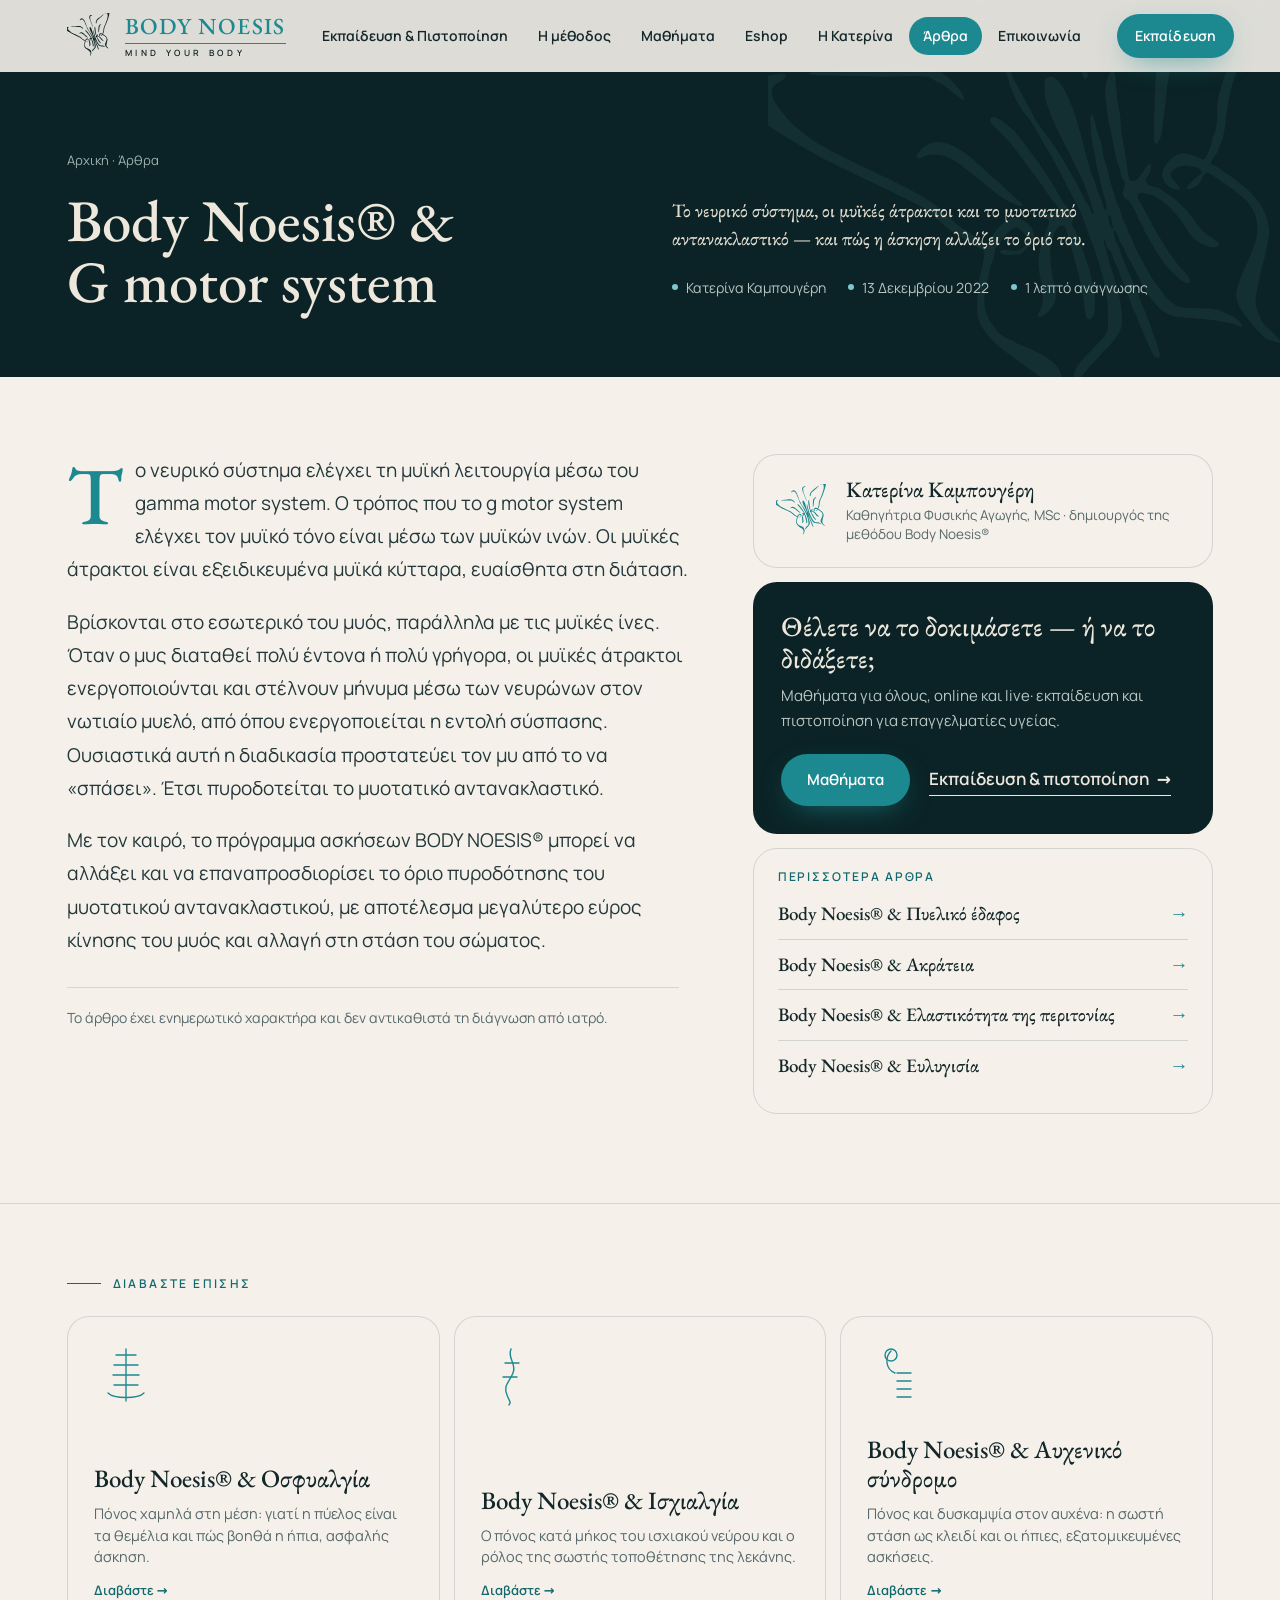
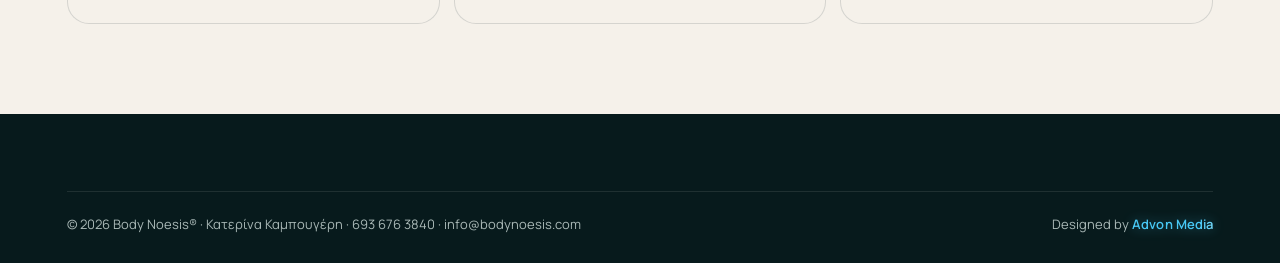
<file: arthro-g-motor-system.html>
<!DOCTYPE html>
<html lang="el">
<head>
<meta charset="utf-8">
<meta name="viewport" content="width=device-width,initial-scale=1,viewport-fit=cover">
<title>Body Noesis® &amp; G motor system | Κατερίνα Καμπουγέρη</title>
<!-- advon-icons · favicon.py · made from assets/img/body-noesis-icon.svg · vce3b1644 -->
<link rel="icon" href="favicon.ico?v=ce3b1644" sizes="32x32">
<link rel="icon" href="assets/icons/favicon.svg?v=ce3b1644" type="image/svg+xml">
<link rel="icon" href="assets/icons/favicon-96.png?v=ce3b1644" type="image/png" sizes="96x96">
<link rel="icon" href="assets/icons/favicon-48.png?v=ce3b1644" type="image/png" sizes="48x48">
<link rel="apple-touch-icon" href="assets/icons/apple-touch-icon.png?v=ce3b1644">
<link rel="manifest" href="site.webmanifest?v=ce3b1644">
<!-- /advon-icons -->
<meta name="description" content="Το νευρικό σύστημα, οι μυϊκές άτρακτοι και το μυοτατικό αντανακλαστικό — και πώς η άσκηση αλλάζει το όριό του.">
<meta name="robots" content="index,follow,max-image-preview:large">
<script id="advon-draft-guard">/* Advon: drafts stay out of Google; the real domain is untouched */(function(h){if(/(^|\.)(drafts\.advonmedia\.com|github\.io|netlify\.app)$/.test(h)){var m=document.createElement("meta");m.name="robots";m.content="noindex,nofollow";document.head.appendChild(m)}})(location.hostname)</script>
<meta name="theme-color" content="#0B2326">
<meta name="color-scheme" content="light only">
<meta property="og:type" content="website"><meta property="og:locale" content="el_GR"><meta property="og:locale:alternate" content="en_GB">
<meta property="og:site_name" content="Body Noesis®">
<meta property="og:title" content="Body Noesis® &amp; G motor system | Κατερίνα Καμπουγέρη"><meta property="og:description" content="Το νευρικό σύστημα, οι μυϊκές άτρακτοι και το μυοτατικό αντανακλαστικό — και πώς η άσκηση αλλάζει το όριό του.">
<meta property="og:image" content="https://bodynoesis.com/assets/img/katerina-kampougeri-body-noesis-paralia-maxilari-1600.webp"><meta property="og:image:width" content="1600"><meta property="og:image:height" content="1200">
<meta name="twitter:card" content="summary_large_image">
<script>(function(){var h=document.documentElement;h.classList.add('js');try{if(!sessionStorage.getItem('bn-in')&&!matchMedia('(prefers-reduced-motion:reduce)').matches&&!document.hidden)0}catch(e){}})()</script>
<link rel="preload" href="assets/fonts/eb-garamond-greek-500.woff2" as="font" type="font/woff2" crossorigin>
<style id="advon-fonts">@font-face{font-family:'EB Garamond';font-style:normal;font-weight:500;font-display:swap;src:url(assets/fonts/eb-garamond-greek-500.woff2) format('woff2');unicode-range:U+0370-0377,U+037A-037F,U+0384-038A,U+038C,U+038E-03A1,U+03A3-03FF}
@font-face{font-family:'EB Garamond';font-style:normal;font-weight:500;font-display:swap;src:url(assets/fonts/eb-garamond-latin-500.woff2) format('woff2');unicode-range:U+0000-00FF,U+0131,U+0152-0153,U+02BB-02BC,U+02C6,U+02DA,U+02DC,U+0304,U+0308,U+0329,U+2000-206F,U+20AC,U+2122,U+2191,U+2193,U+2212,U+2215,U+FEFF,U+FFFD}
@font-face{font-family:'Manrope';font-style:normal;font-weight:400;font-display:swap;src:url(assets/fonts/manrope-greek-400.woff2) format('woff2');unicode-range:U+0370-0377,U+037A-037F,U+0384-038A,U+038C,U+038E-03A1,U+03A3-03FF}
@font-face{font-family:'Manrope';font-style:normal;font-weight:400;font-display:swap;src:url(assets/fonts/manrope-latin-400.woff2) format('woff2');unicode-range:U+0000-00FF,U+0131,U+0152-0153,U+02BB-02BC,U+02C6,U+02DA,U+02DC,U+0304,U+0308,U+0329,U+2000-206F,U+20AC,U+2122,U+2191,U+2193,U+2212,U+2215,U+FEFF,U+FFFD}
@font-face{font-family:'Manrope';font-style:normal;font-weight:600;font-display:swap;src:url(assets/fonts/manrope-greek-600.woff2) format('woff2');unicode-range:U+0370-0377,U+037A-037F,U+0384-038A,U+038C,U+038E-03A1,U+03A3-03FF}
@font-face{font-family:'Manrope';font-style:normal;font-weight:600;font-display:swap;src:url(assets/fonts/manrope-latin-600.woff2) format('woff2');unicode-range:U+0000-00FF,U+0131,U+0152-0153,U+02BB-02BC,U+02C6,U+02DA,U+02DC,U+0304,U+0308,U+0329,U+2000-206F,U+20AC,U+2122,U+2191,U+2193,U+2212,U+2215,U+FEFF,U+FFFD}</style>
<style>:root{--paper:#F5F1EA;--paper2:#EFE8DD;--surf:#E7DED0;--ink:#13272A;--mut:#56686B;--teal:#1C8990;--tealt:#13696F;--tealL:#7CC8CC;--deep:#0B2326;--deep2:#103136;--sand:#C9B590;--rasp:#983058;--rasp2:#7C2347;--line:rgba(19,39,42,.14);--lineL:rgba(245,241,234,.16);
--fd:'EB Garamond',Georgia,'Noto Serif',serif;--fb:'Manrope',system-ui,-apple-system,'Segoe UI',sans-serif;
--g:clamp(20px,5.2vw,120px);--gx:max(var(--g),calc((100vw - 1920px)/2));--r:22px;--ease:cubic-bezier(.22,1,.36,1);--sh1:0 1px 2px rgba(11,35,38,.06),0 6px 18px -8px rgba(11,35,38,.18);--sh2:0 2px 6px rgba(11,35,38,.08),0 24px 60px -24px rgba(11,35,38,.35);--sh3:0 40px 90px -40px rgba(11,35,38,.6)}
*,*::before,*::after{box-sizing:border-box}
html{-webkit-text-size-adjust:100%;scroll-behavior:smooth;scroll-padding-top:90px;color-scheme:light only}
html,body{overflow-x:clip}
body{margin:0;background:var(--paper);color:var(--ink);font:400 17px/1.65 var(--fb);-webkit-font-smoothing:antialiased;-moz-osx-font-smoothing:grayscale;text-rendering:optimizeLegibility}
img,video,svg{display:block;max-width:100%}img{height:auto}
a{color:inherit}
button{font:inherit;color:inherit;cursor:pointer}
h1,h2,h3,h4{margin:0;font-weight:500}
p{margin:0 0 1em}
::selection{background:var(--teal);color:#fff}
.wrap{width:calc(100% - 2*var(--g));max-width:1920px;margin:0 auto}
.sk{position:absolute;left:-9999px;top:0}.sk:focus{left:12px;top:12px;z-index:200;background:#fff;padding:10px 14px;border-radius:10px}
.d{font-family:var(--fd);font-weight:500;letter-spacing:-.012em;line-height:1.04;text-wrap:balance}
.kick{display:inline-flex;align-items:center;gap:12px;font:600 12px/1 var(--fb);letter-spacing:.2em;text-transform:uppercase;color:var(--tealt)}
.kick::before{content:"";width:34px;height:1px;background:currentColor;transform-origin:left;transform:scaleX(var(--kx,1));transition:transform .7s var(--ease)}
.on-dark .kick,.kick.l{color:var(--tealL)}
h2.d{font-size:clamp(38px,4.6vw,78px);margin:18px 0 0}
.lead{font-size:clamp(17px,1.25vw,20px);color:var(--mut);max-width:64ch;text-wrap:pretty}
.on-dark{background:var(--deep);color:#EDE7DC}
.on-dark .lead{color:#B9C6C4}
.sec{padding:clamp(80px,9vw,150px) 0;position:relative}
.num{font-variant-numeric:tabular-nums lining-nums}
.btn{display:inline-flex;align-items:center;justify-content:center;gap:10px;min-height:52px;padding:0 26px;border-radius:999px;border:0;background:var(--teal);color:#fff;font:600 15px/1 var(--fb);letter-spacing:.01em;text-decoration:none;position:relative;overflow:hidden;isolation:isolate;transition:transform .25s var(--ease),background .25s,box-shadow .25s;box-shadow:0 10px 30px -12px rgba(28,137,144,.8)}
.btn::after{content:"";position:absolute;inset:0;background:linear-gradient(100deg,transparent 30%,rgba(255,255,255,.28) 50%,transparent 70%);transform:translateX(-120%);z-index:-1}
.btn:active{transform:scale(.97)}
.btn.sec2{background:transparent;color:inherit;border:1px solid currentColor;box-shadow:none}
.btn.rasp{background:var(--rasp);box-shadow:0 10px 30px -12px rgba(152,48,88,.75)}
.btn.light{background:#F5F1EA;color:var(--deep);box-shadow:none}
@media (hover:hover){.btn:hover{transform:translateY(-2px)}.btn:hover::after{transform:translateX(120%);transition:transform .8s var(--ease)}.btn.sec2:hover{background:rgba(28,137,144,.08)}}
.tl{display:inline-flex;align-items:center;gap:8px;font-weight:600;text-decoration:none;border-bottom:1px solid currentColor;padding-bottom:2px}
.tl span{transition:transform .25s var(--ease)}@media (hover:hover){.tl:hover span{transform:translateX(4px)}}
/* ---------- header */
.hd{position:fixed;inset:0 0 auto;z-index:60;height:84px;display:flex;align-items:center;transition:background .35s,box-shadow .35s,height .35s;color:#F5F1EA}
.hd::before{content:"";position:absolute;inset:0;background:rgba(245,241,234,.9);backdrop-filter:saturate(1.4) blur(14px);-webkit-backdrop-filter:saturate(1.4) blur(14px);opacity:0;transition:opacity .35s;box-shadow:0 1px 0 var(--line)}
.hd.solid{color:var(--ink);height:72px}.hd.solid::before{opacity:1}
.hd .wrap{display:flex;align-items:center;gap:22px;position:relative}
.brand{display:flex;align-items:center;gap:12px;text-decoration:none;flex:none}
.brand svg{width:46px;height:46px;color:currentColor;transition:transform .8s var(--ease)}
.hd.solid .brand svg{color:var(--ink)}
.wm{display:flex;flex-direction:column;line-height:1}
.wm b{font:500 23px/1 var(--fd);letter-spacing:.06em;color:var(--tealL);padding-bottom:5px;border-bottom:1px solid currentColor}
.hd.solid .wm b{color:var(--teal)}
.wm i{font:600 8.6px/1 var(--fb);font-style:normal;letter-spacing:.42em;margin-top:5px}
.nav{display:flex;gap:2px;margin-left:auto;align-items:center}
.nav a{font:600 14px/1 var(--fb);text-decoration:none;padding:12px 12px;border-radius:999px;position:relative;white-space:nowrap}
.nav a::after{content:"";position:absolute;left:12px;right:12px;bottom:6px;height:1px;background:currentColor;transform:scaleX(0);transform-origin:left;transition:transform .35s var(--ease)}
@media (hover:hover){.nav a:hover::after{transform:scaleX(1)}}
.nav{position:relative}.nav a{z-index:1;padding:12px 14px;transition:color .35s}
.nav .pill{position:absolute;left:0;top:50%;width:0;height:38px;border-radius:999px;background:var(--teal);box-shadow:0 6px 18px -8px rgba(28,137,144,.7);transform:translate(0,-50%);pointer-events:none;z-index:0;opacity:0}
.nav .pill.go{transition:transform .55s var(--ease),width .55s var(--ease),opacity .3s}
.nav a.on{color:#fff}.nav a.on::after{display:none}
.nav a.cur{background:var(--teal);color:#fff}.nav a.cur::after{display:none}
.hdr{display:flex;align-items:center;gap:6px}
.cartb{position:relative;width:46px;height:46px;border-radius:50%;border:1px solid currentColor;background:transparent;display:grid;place-items:center;opacity:.92}
.cartb svg{width:20px;height:20px}
.cartb .cn{position:absolute;top:-4px;right:-4px;min-width:20px;height:20px;padding:0 5px;border-radius:10px;background:var(--rasp);color:#fff;font:700 11px/20px var(--fb);text-align:center;transform:scale(0);transition:transform .35s cubic-bezier(.34,1.56,.64,1)}
.cartb .cn.on{transform:scale(1)}
.cartb.bump{animation:bump .5s cubic-bezier(.34,1.56,.64,1)}@keyframes bump{40%{transform:scale(1.18)}}
.flags{display:flex;gap:4px}
.flags button{width:44px;height:44px;border:0;background:transparent;border-radius:50%;display:grid;place-items:center;opacity:.55;transition:opacity .2s}
.flags button[aria-pressed=true]{opacity:1}
.fl{display:block;width:20px;height:14px;overflow:hidden;line-height:0;border-radius:2px;box-shadow:0 0 0 1px rgba(0,0,0,.12)}
.fl svg{display:block;width:100%;height:100%}
.burger{display:none;width:46px;height:46px;border:1px solid currentColor;border-radius:50%;background:transparent;position:relative}
.burger i{position:absolute;left:14px;right:14px;height:1.5px;background:currentColor;transition:transform .35s var(--ease),opacity .2s}
.burger i:nth-child(1){top:17px}.burger i:nth-child(2){top:22px}.burger i:nth-child(3){top:27px}
.mm{position:fixed;inset:0;z-index:90;background:var(--deep);color:#F5F1EA;display:flex;flex-direction:column;padding:96px var(--g) 40px;transform:translateY(-100%);transition:transform .55s var(--ease);visibility:hidden}
.mm.open{transform:none;visibility:visible}
.mm a{font:500 clamp(30px,8vw,44px)/1.25 var(--fd);text-decoration:none;padding:6px 0;border-bottom:1px solid var(--lineL)}
.mm .x{position:absolute;top:18px;right:var(--g);width:50px;height:50px;border-radius:50%;border:1px solid rgba(245,241,234,.5);background:transparent;color:#F5F1EA;font-size:26px;line-height:1}
.mm .mmf{margin-top:auto;display:flex;gap:10px;align-items:center;flex-wrap:wrap}
@media (max-width:1220px){.nav{display:none}.burger{display:block}.hdr{margin-left:auto}}
@media (max-width:520px){.wm i{display:none}.wm b{font-size:19px;border:0;padding:0}.brand svg{width:38px;height:38px}.hd .flags{display:none}.hd{height:70px}}
/* ---------- intro (vertebrae align, page opens) */
#intro{position:fixed;inset:0;z-index:300;pointer-events:none;display:none}
html.bn-intro #intro{display:block;pointer-events:auto}
#intro .bd{position:absolute;left:0;right:0;height:calc(100%/7 + 1px);background:var(--deep);transition:transform .9s cubic-bezier(.76,0,.24,1)}
#intro .vb{position:absolute;left:50%;top:50%;width:min(96px,18vw);height:46%;transform:translate(-50%,-50%)}
#intro .vb i{position:absolute;left:0;width:100%;height:calc(100%/7*.7);border-radius:40%/60%;border:1.5px solid var(--tealL);background:rgba(124,200,204,.08);transform:translateX(var(--x));transition:transform .9s cubic-bezier(.34,1.3,.5,1),background .5s}
#intro .ibf{position:absolute;left:50%;top:calc(27% - 70px);width:84px;height:84px;margin-left:-42px;color:#F5F1EA;opacity:0;transform:translateY(10px) scale(.8);transition:opacity .6s,transform .8s var(--ease)}
#intro .iw{position:absolute;left:0;right:0;top:calc(73% + 10px);text-align:center;color:#F5F1EA;opacity:0;transition:opacity .6s .1s}
#intro .iw b{display:block;font:500 28px/1 var(--fd);letter-spacing:.12em;color:var(--tealL)}#intro .iw small{display:block;margin-top:10px;font:600 10px/1 var(--fb);letter-spacing:.44em}
#intro.al .vb i{transform:none;background:rgba(124,200,204,.22)}
#intro.bf .ibf{opacity:1;transform:none}#intro.bf .iw{opacity:1}
#intro.go .bd:nth-child(odd){transform:translateX(-101%)}#intro.go .bd:nth-child(even){transform:translateX(101%)}
#intro.go .vb,#intro.go .ibf,#intro.go .iw{opacity:0;transition:opacity .35s}
/* ---------- hero */
.hero{position:relative;min-height:max(640px,100svh);display:grid;grid-template-columns:minmax(0,46fr) minmax(0,54fr);background:var(--deep);color:#F2ECE2;overflow:clip}
.hero-t{position:relative;z-index:2;padding:calc(84px + clamp(30px,5vh,70px)) clamp(28px,4vw,72px) clamp(40px,6vh,80px) var(--gx);display:flex;flex-direction:column;justify-content:center}
.hero-t .ey{font:600 12px/1.4 var(--fb);letter-spacing:.22em;text-transform:uppercase;color:var(--tealL);display:flex;align-items:center;gap:12px}
.hero-t .ey::before{content:"";width:28px;height:1px;background:currentColor}
.hero h1{font:600 14px/1.55 var(--fb);letter-spacing:.02em;color:#C7D3D1;margin:22px 0 0;max-width:46ch}
.hero .disp{font-family:var(--fd);font-weight:500;font-size:clamp(46px,5.2vw,96px);line-height:.98;letter-spacing:-.02em;margin:16px 0 0;text-wrap:balance}
.hero .disp em{font-style:normal;color:var(--tealL);position:relative;white-space:nowrap}
.hero .disp em svg{position:absolute;left:-2%;right:-2%;bottom:-.08em;width:104%;height:.22em;overflow:visible}
.hero .disp em path{stroke:var(--sand);stroke-width:2.2;fill:none;stroke-dasharray:1;stroke-dashoffset:1;transition:stroke-dashoffset 1.2s .9s var(--ease)}
.hero.in .disp em path{stroke-dashoffset:0}
.hero .sub{margin:26px 0 0;font-size:clamp(16px,1.15vw,19px);color:#C3CFCD;max-width:52ch;text-wrap:pretty}
.hero .cta{display:flex;align-items:center;gap:24px;flex-wrap:wrap;margin-top:34px}
.hero .chips{display:flex;flex-wrap:wrap;gap:8px;margin-top:38px;padding:0;list-style:none}
.hero .chips li{font:600 12.5px/1 var(--fb);padding:11px 15px;border-radius:999px;border:1px solid rgba(124,200,204,.35);color:#DCE6E4}
.w{display:inline-block;overflow:hidden;vertical-align:top;padding-bottom:.08em;margin-bottom:-.08em}
.w>span{display:inline-block;transform:translateY(105%);transition:transform 1s var(--ease);transition-delay:calc(var(--i)*70ms + .2s)}
.hero.in .w>span{transform:none}
.hero .fade{opacity:0;transform:translateY(14px);transition:opacity .8s var(--ease),transform .8s var(--ease);transition-delay:calc(var(--d,0)*1ms + .5s)}
.hero.in .fade{opacity:1;transform:none}
.hero-p{position:relative;z-index:1;margin-top:84px;border-top-left-radius:clamp(40px,7vw,140px);overflow:hidden;background:#173a3f}
.hero-p picture,.hero-p img{display:block;width:100%;height:100%}
.hero-p img{object-fit:cover;object-position:72% 34%;transform:scale(1.08);transition:transform 2.4s var(--ease)}
.hero.in .hero-p img{transform:scale(1);animation:kb 26s 2.4s ease-in-out infinite alternate}
@keyframes kb{to{transform:scale(1.045) translate(-.8%,-.5%)}}
.hero-p::after{content:"";position:absolute;inset:0;background:linear-gradient(90deg,rgba(11,35,38,.55),rgba(11,35,38,0) 34%),linear-gradient(0deg,rgba(11,35,38,.45),transparent 30%);pointer-events:none}
.hero-card{position:absolute;left:clamp(18px,2.4vw,36px);bottom:clamp(18px,3vh,36px);z-index:3;display:flex;gap:14px;align-items:center;max-width:330px;padding:14px 18px 14px 14px;border-radius:18px;background:rgba(11,35,38,.55);backdrop-filter:blur(12px);-webkit-backdrop-filter:blur(12px);border:1px solid rgba(245,241,234,.18);color:#F2ECE2;text-decoration:none;font-size:13.5px;line-height:1.4;box-shadow:var(--sh2);animation:bob 6s ease-in-out infinite}
.hero-card b{display:block;font:500 18px/1.2 var(--fd);color:#fff}
.hero-card .seal{flex:none;width:58px;height:58px}
@keyframes bob{50%{transform:translateY(-6px)}}
.hero-spine{position:absolute;left:calc(var(--gx) - 2px);top:0;bottom:0;width:1px;z-index:1;opacity:.5;pointer-events:none}
.hero-bg{position:absolute;inset:0;z-index:0;pointer-events:none;overflow:hidden}
.hero-bg .o{position:absolute;border-radius:50%;filter:none}
.hero-bg .o1{width:70vmax;height:70vmax;left:-28vmax;top:-30vmax;background:radial-gradient(closest-side,rgba(28,137,144,.32),transparent);animation:dr1 28s ease-in-out infinite alternate}
.hero-bg .o2{width:50vmax;height:50vmax;left:10vmax;bottom:-32vmax;background:radial-gradient(closest-side,rgba(201,181,144,.14),transparent);animation:dr2 34s ease-in-out infinite alternate}
@keyframes dr1{to{transform:translate(8vmax,6vmax)}}@keyframes dr2{to{transform:translate(-6vmax,-5vmax)}}
.hero-bg .bfw{position:absolute;right:56%;top:52%;width:min(36vw,520px);color:rgba(124,200,204,.07);transform:translate(10%,-50%) rotate(-8deg)}
.hero .scroll{position:absolute;left:var(--gx);bottom:26px;z-index:3;font:600 11px/1 var(--fb);letter-spacing:.3em;color:#9fb3b1;display:flex;align-items:center;gap:12px;text-transform:uppercase;transition:opacity .4s}
.hero .scroll i{width:1px;height:34px;background:linear-gradient(var(--tealL),transparent);animation:sc 2.2s ease-in-out infinite}
@keyframes sc{0%{transform:scaleY(0);transform-origin:top}50%{transform:scaleY(1);transform-origin:top}51%{transform-origin:bottom}100%{transform:scaleY(0);transform-origin:bottom}}
@media (max-width:1000px){
 .hero{grid-template-columns:1fr;min-height:0}
 .hero-p{order:-1;margin-top:70px;border-radius:0;aspect-ratio:4/3;height:auto}
 .hero-p img{object-position:50% 50%;animation:none!important;transform:none!important}
 .hero-p::after{background:linear-gradient(0deg,var(--deep),rgba(11,35,38,0) 26%)}
 .hero-t{padding:10px var(--g) 64px;margin-top:-34px}
 .hero-card{left:auto;right:12px;bottom:auto;top:12px;max-width:250px;padding:10px 12px;font-size:12px;animation:none}
 .hero-card .seal{width:44px;height:44px}.hero-card b{font-size:15px}
 .hero .scroll,.hero-spine{display:none}
}
@media (max-width:520px){.hero-card{display:none}.hero .disp{font-size:clamp(40px,11.4vw,56px)}}
/* ---------- proof */
.proof{border-bottom:1px solid var(--line);background:var(--paper)}
.proof ul{list-style:none;margin:0;padding:0;display:grid;grid-template-columns:repeat(5,minmax(0,1fr))}
.proof li{padding:34px clamp(14px,1.6vw,28px);border-left:1px solid var(--line);opacity:0;transform:translateY(16px) rotateX(-40deg);transform-origin:50% 100%;transition:opacity .6s,transform .8s var(--ease);transition-delay:calc(var(--i)*70ms)}
.proof li:first-child{border-left:0;padding-left:0}
.proof.in li{opacity:1;transform:none}
.proof b{display:block;font:500 clamp(24px,2vw,32px)/1.08 var(--fd);color:var(--tealt)}
.proof span{display:block;margin-top:8px;font-size:14px;color:var(--mut);line-height:1.45}
@media (max-width:1000px){.proof ul{grid-template-columns:repeat(2,minmax(0,1fr))}.proof li{border-left:0;border-top:1px solid var(--line);padding:24px 14px 24px 0}.proof li:first-child{grid-column:1/-1}}
/* ---------- academy */
.acad{background:var(--deep);color:#EDE7DC;border-radius:clamp(36px,5vw,72px) clamp(36px,5vw,72px) 0 0;margin-top:-1px;overflow:clip;position:relative}
.acad .amb{position:absolute;inset:0;pointer-events:none;overflow:hidden}
.acad .amb i{position:absolute;border-radius:50%;border:1px solid rgba(124,200,204,.1)}
.a-head{display:grid;grid-template-columns:minmax(0,1.05fr) minmax(0,.95fr);gap:clamp(30px,5vw,96px);align-items:end}
.a-head h2{font-size:clamp(42px,5.4vw,96px)}
.a-head h2 em{font-style:normal;color:var(--tealL)}
.a-head .lead{margin:0}
.who{margin:clamp(56px,7vw,110px) 0 0;display:grid;grid-template-columns:minmax(0,.62fr) minmax(0,1.38fr);gap:clamp(30px,5vw,96px);align-items:start}
.who h3{font:600 12px/1.4 var(--fb);letter-spacing:.2em;text-transform:uppercase;color:var(--sand)}
.who ul{list-style:none;margin:0;padding:0}
.who li{display:flex;align-items:baseline;justify-content:space-between;gap:20px;padding:18px 0;border-top:1px solid var(--lineL);font:500 clamp(28px,3.4vw,58px)/1.05 var(--fd);color:rgba(237,231,220,.28);transition:color .6s,padding .6s var(--ease)}
.who li:last-child{border-bottom:1px solid var(--lineL)}
.who li small{font:600 12px/1.3 var(--fb);letter-spacing:.08em;color:var(--tealL);opacity:0;transition:opacity .6s;text-align:right;max-width:24ch}
.who li.lit{color:#F2ECE2;padding-left:clamp(0px,1.4vw,24px)}.who li.lit small{opacity:1}
.fmt{margin-top:clamp(56px,7vw,110px);display:grid;grid-template-columns:repeat(4,minmax(0,1fr));gap:14px}
.fmt div{padding:28px 24px 26px;border-radius:var(--r);background:var(--deep2);border:1px solid var(--lineL);position:relative;overflow:hidden;transform:translateY(30px) scale(.96);opacity:0;transition:transform .8s var(--ease),opacity .6s;transition-delay:calc(var(--i)*80ms)}
.fmt.in div{transform:none;opacity:1}
.fmt b{display:block;font:500 clamp(36px,3.2vw,52px)/1 var(--fd);color:#fff}
.fmt span{display:block;margin-top:14px;font:600 12px/1.3 var(--fb);letter-spacing:.16em;text-transform:uppercase;color:var(--tealL)}
.fmt p{margin:10px 0 0;font-size:15px;color:#B9C6C4;line-height:1.5}
.fmt div::before{content:"";position:absolute;left:0;top:0;height:2px;width:100%;background:linear-gradient(90deg,var(--teal),var(--sand));transform:scaleX(0);transform-origin:left;transition:transform 1s var(--ease);transition-delay:calc(var(--i)*80ms + .3s)}
.fmt.in div::before{transform:scaleX(1)}
.syl{margin-top:clamp(70px,8vw,130px);display:grid;grid-template-columns:minmax(0,.72fr) minmax(0,1.28fr);gap:clamp(30px,5vw,96px)}
.syl .st{position:sticky;top:110px;align-self:start}
.syl h3{font:500 clamp(32px,3.2vw,54px)/1.05 var(--fd)}
.syl .st p{color:#B9C6C4;margin-top:18px}
.syl .bar{margin-top:26px;height:3px;border-radius:3px;background:rgba(245,241,234,.12);overflow:hidden}
.syl .bar i{display:block;height:100%;width:100%;background:linear-gradient(90deg,var(--teal),var(--tealL));transform:scaleX(var(--p,0));transform-origin:left}
.syl .cnt{margin-top:12px;font:600 13px/1 var(--fb);color:var(--tealL)}
.syl ol{list-style:none;margin:0;padding:0;columns:2;column-gap:34px;counter-reset:m}
.syl li{break-inside:avoid;counter-increment:m;display:grid;grid-template-columns:44px minmax(0,1fr);gap:4px;padding:16px 0 16px;border-top:1px solid var(--lineL);font-size:16px;line-height:1.45;color:rgba(237,231,220,.5);transition:color .5s}
.syl li::before{content:counter(m,decimal-leading-zero);font:500 18px/1.3 var(--fd);color:rgba(124,200,204,.45);transition:color .5s}
.syl li.lit{color:#F2ECE2}.syl li.lit::before{color:var(--tealL)}
/* path */
.path{margin-top:clamp(80px,9vw,140px);display:grid;grid-template-columns:minmax(0,1fr) minmax(0,1fr);gap:clamp(30px,5vw,96px)}
.path h3{font:500 clamp(32px,3.2vw,54px)/1.05 var(--fd)}
.road{position:relative;padding-left:64px}
.road .ln{position:absolute;left:21px;top:8px;bottom:8px;width:2px;background:rgba(245,241,234,.1)}
.road .ln i{position:absolute;inset:0;background:linear-gradient(var(--tealL),var(--teal));transform:scaleY(var(--p,0));transform-origin:top}
.road .st2{position:relative;padding:4px 0 38px}
.road .st2:last-child{padding-bottom:0}
.road .dot{position:absolute;left:-64px;top:0;width:44px;height:30px;border-radius:44%/62%;border:1.5px solid rgba(124,200,204,.4);background:var(--deep);display:grid;place-items:center;font:600 13px/1 var(--fb);color:rgba(124,200,204,.7);transition:all .5s cubic-bezier(.34,1.56,.64,1)}
.road .st2.lit .dot{background:var(--teal);border-color:var(--teal);color:#fff;transform:scale(1.08)}
.road h4{font:500 26px/1.15 var(--fd);color:#F2ECE2}
.road p{margin:8px 0 0;color:#B9C6C4;font-size:15.5px}
/* certificate */
.cert-w{margin-top:clamp(80px,9vw,140px);display:grid;grid-template-columns:minmax(0,.9fr) minmax(0,1.1fr);gap:clamp(30px,5vw,96px);align-items:center}
.cert-w h3{font:500 clamp(32px,3.2vw,54px)/1.05 var(--fd)}
.cert-w .lead{margin-top:16px}
.field{display:block;margin-top:24px}
.field span{display:block;font:600 12px/1 var(--fb);letter-spacing:.14em;text-transform:uppercase;color:var(--tealL);margin-bottom:10px}
.field input,.field select,.field textarea{width:100%;min-height:54px;padding:14px 18px;border-radius:14px;border:1px solid rgba(245,241,234,.25);background:rgba(245,241,234,.06);color:#F5F1EA;font:500 17px/1.3 var(--fb);outline:none;transition:border-color .2s,background .2s}
.field textarea{min-height:110px;resize:vertical}
.field select option{color:#13272A}
.field input:focus,.field select:focus,.field textarea:focus{border-color:var(--tealL);background:rgba(245,241,234,.1)}
.cert{position:relative;aspect-ratio:1.414/1;border-radius:6px;background:#FBF8F2;color:#1F3134;padding:clamp(18px,3.4%,44px);box-shadow:var(--sh3);transform:perspective(1400px) rotateY(var(--ry,-8deg)) rotateX(var(--rx,4deg));transition:transform .6s var(--ease);overflow:hidden}
.cert::before{content:"";position:absolute;inset:clamp(8px,1.6%,16px);border:1px solid #C9B590;border-radius:3px;pointer-events:none}
.cert::after{content:"";position:absolute;inset:calc(clamp(8px,1.6%,16px) + 5px);border:1px solid rgba(201,181,144,.5);border-radius:2px;pointer-events:none}
.cert .ci{position:relative;height:100%;display:flex;flex-direction:column;align-items:center;justify-content:space-between;text-align:center;padding:4% 6%}
.cert .cbf{width:11%;color:#1F3134}
.cert .ctt{font:600 clamp(8px,.85vw,12px)/1 var(--fb);letter-spacing:.38em;color:var(--teal)}
.cert .cn2{font:500 clamp(10px,1.1vw,15px)/1.2 var(--fd);letter-spacing:.2em;text-transform:uppercase}
.cert .nm{font:500 clamp(22px,3vw,46px)/1.1 var(--fd);color:#0B2326;min-height:1.1em;border-bottom:1px solid #C9B590;padding:0 6% 4px;transition:opacity .2s}
.cert .tx{font-size:clamp(9px,.9vw,13px);line-height:1.5;color:#4C5D60;max-width:46ch}
.cert .sg{display:flex;justify-content:space-between;width:100%;align-items:flex-end;font-size:clamp(8px,.8vw,11px);color:#5c6b6d}
.cert .sg div{border-top:1px solid #9aa7a8;padding-top:4px;min-width:30%}
.cert .sg svg{width:clamp(80px,12vw,150px);height:auto;margin:0 auto -2px;stroke:#0B2326;fill:none;stroke-width:1.4;stroke-dasharray:1;stroke-dashoffset:1;transition:stroke-dashoffset 2s var(--ease)}
.cert.in .sg svg{stroke-dashoffset:0}
.cert .stamp{position:absolute;right:5%;bottom:5%;width:clamp(48px,7vw,86px);aspect-ratio:1;border-radius:50%;border:2px solid rgba(152,48,88,.55);color:rgba(152,48,88,.75);display:grid;place-items:center;transform:rotate(-14deg) scale(1.6);opacity:0;transition:transform .6s cubic-bezier(.34,1.56,.64,1) 1.2s,opacity .3s 1.2s}
.cert.in .stamp{transform:rotate(-14deg);opacity:1}
.cert .stamp svg{width:84%;height:84%}
.cert-note{margin-top:14px;font-size:12px;color:#8FA3A1}
/* team */
.team{margin-top:clamp(80px,9vw,140px)}
.team h3{font:500 clamp(32px,3.2vw,54px)/1.05 var(--fd);max-width:20ch}
.tg{display:grid;grid-template-columns:repeat(3,minmax(0,1fr));gap:18px;margin-top:40px}
.tc{border-radius:var(--r);background:var(--deep2);border:1px solid var(--lineL);overflow:hidden;display:flex;flex-direction:column}
.tc figure{margin:0;aspect-ratio:1/1;overflow:hidden;background:#1a3c41}
.tc img{width:100%;height:100%;object-fit:cover;transition:transform 1.2s var(--ease)}
@media (hover:hover){.tc:hover img{transform:scale(1.04)}}
.tc div{padding:22px 24px 26px}
.tc b{display:block;font:500 26px/1.1 var(--fd);color:#fff}
.tc small{display:block;margin-top:6px;font:600 12px/1.4 var(--fb);letter-spacing:.12em;text-transform:uppercase;color:var(--tealL)}
.tc p{margin:12px 0 0;font-size:15px;color:#B9C6C4;line-height:1.55}
.tc.es{lang:es}
/* price */
.price{margin-top:clamp(80px,9vw,140px);display:grid;grid-template-columns:minmax(0,.8fr) minmax(0,1.2fr);gap:clamp(30px,5vw,96px);align-items:start}
.price h3{font:500 clamp(32px,3.2vw,54px)/1.05 var(--fd)}
.pg{display:grid;grid-template-columns:repeat(3,minmax(0,1fr));gap:14px}
.pc{padding:28px 22px;border-radius:var(--r);border:1px solid var(--lineL);background:rgba(245,241,234,.03);text-align:left}
.pc.hi{background:var(--teal);border-color:var(--teal);color:#fff}
.pc b{display:block;font:500 clamp(40px,3.6vw,58px)/1 var(--fd)}
.pc span{display:block;margin-top:12px;font:600 13px/1.4 var(--fb);color:var(--tealL)}
.pc.hi span{color:#E2F4F5}
.pnote{grid-column:1/-1;margin:8px 0 0;font-size:14px;color:#9FB3B1}
.perk{grid-column:1/-1;display:flex;align-items:center;gap:14px;padding:16px 20px;border-radius:16px;border:1px dashed rgba(201,181,144,.5);color:#EDE7DC;font-size:15px}
.perk b{font:500 26px/1 var(--fd);color:var(--sand)}
.enq{margin-top:clamp(80px,9vw,140px);border-radius:clamp(26px,3vw,44px);background:linear-gradient(135deg,#123a40,#0e2c30);border:1px solid var(--lineL);padding:clamp(28px,4.4vw,70px);display:grid;grid-template-columns:minmax(0,.9fr) minmax(0,1.1fr);gap:clamp(24px,4vw,70px);position:relative;overflow:hidden}
.enq h3{font:500 clamp(34px,3.6vw,60px)/1.03 var(--fd)}
.enq .fgr{display:grid;grid-template-columns:minmax(0,1fr) minmax(0,1fr);gap:0 14px}
.enq .fgr .full{grid-column:1/-1}
.enq .bts{display:flex;gap:10px;flex-wrap:wrap;margin-top:22px}
.es-l{margin-top:22px;font-size:14px;color:#9FB3B1;font-style:italic}
@media (max-width:600px){.fmt{gap:10px}.fmt div{padding:22px 16px}.fmt b{font-size:clamp(26px,7.6vw,34px)}}
@media (max-width:1000px){.a-head,.who,.syl,.path,.cert-w,.price,.enq{grid-template-columns:1fr}.fmt{grid-template-columns:repeat(2,minmax(0,1fr))}.syl ol{columns:1}.syl .st{position:static}.tg{grid-template-columns:1fr}.pg{grid-template-columns:1fr}.enq .fgr{grid-template-columns:1fr}.who li small{display:none}}
@media (min-width:600px) and (max-width:1000px){.tg{grid-template-columns:repeat(2,minmax(0,1fr))}.tg .tc:last-child{grid-column:1/-1}.tg .tc:last-child figure{aspect-ratio:16/9}}
/* ---------- method (spine) */
.meth{background:var(--paper)}
.m-head{display:grid;grid-template-columns:minmax(0,1fr) minmax(0,1fr);gap:clamp(30px,5vw,96px);align-items:end}
.m-head .lead{margin:0}
.mstage{margin-top:clamp(50px,6vw,90px);display:grid;grid-template-columns:minmax(0,.9fr) minmax(0,1.1fr);gap:clamp(30px,5vw,96px)}
.sp-w{position:sticky;top:96px;align-self:start;height:calc(100svh - 130px);min-height:520px;max-height:860px;border-radius:clamp(26px,3vw,44px);background:radial-gradient(120% 80% at 50% 110%,rgba(28,137,144,.18),transparent 60%),var(--paper2);border:1px solid var(--line);overflow:hidden;display:flex;align-items:center;justify-content:center}
.sp-w svg.sp{height:88%;width:auto;overflow:visible}
.sp-w .vt{fill:#FBF8F2;stroke:var(--ink);stroke-width:1.6}
.sp-w .vt.on{fill:var(--teal);stroke:var(--tealt)}
.sp-w .disc{fill:var(--sand);opacity:.7}
.sp-w .pel{fill:none;stroke:var(--ink);stroke-width:1.6}
.sp-w .pelf{fill:var(--rasp);opacity:0;transition:opacity .6s}
.sp-w.pf .pelf{opacity:.32}
.sp-w .axis{stroke:var(--teal);stroke-width:1;stroke-dasharray:4 6;opacity:.6}
.sp-w .lab{position:absolute;left:22px;bottom:20px;font:600 12px/1.4 var(--fb);letter-spacing:.14em;text-transform:uppercase;color:var(--mut)}
.sp-w .lab b{display:block;font:500 34px/1 var(--fd);letter-spacing:0;text-transform:none;color:var(--tealt)}
.sp-w .bfm{position:absolute;right:22px;top:22px;width:56px;color:var(--ink);opacity:.85}
.prs{list-style:none;margin:0;padding:0}
.prs li{padding:clamp(28px,5vh,56px) 0;border-top:1px solid var(--line);opacity:.32;transition:opacity .6s}
.prs li.lit{opacity:1}
.prs li span{font:600 12px/1 var(--fb);letter-spacing:.2em;text-transform:uppercase;color:var(--tealt)}
.prs h3{font:500 clamp(28px,2.6vw,42px)/1.1 var(--fd);margin:12px 0 12px}
.prs p{color:var(--mut);margin:0;max-width:56ch}
.prs li:last-child{border-bottom:1px solid var(--line)}
.qb{margin-top:clamp(60px,7vw,110px);text-align:center}
.qb blockquote{margin:0 auto;max-width:22ch;font:500 clamp(40px,5vw,86px)/1.04 var(--fd);letter-spacing:-.015em;text-wrap:balance}
.qb blockquote .ww{opacity:.16;transition:opacity .4s}
.qb blockquote .ww.on{opacity:1}
.qb cite{display:block;margin-top:20px;font:600 13px/1 var(--fb);font-style:normal;letter-spacing:.16em;text-transform:uppercase;color:var(--tealt)}
.org{margin:28px auto 0;max-width:70ch;text-align:center;color:var(--mut);font-size:15.5px}
@media (max-width:1000px){.m-head,.mstage{grid-template-columns:1fr}.sp-w{position:sticky;top:72px;height:44svh;min-height:300px;z-index:2;box-shadow:var(--sh1)}.prs li{padding:28px 0}}
/* ---------- ticker */
.tick{background:var(--teal);color:#fff;overflow:hidden;padding:20px 0;-webkit-mask-image:linear-gradient(90deg,transparent,#000 8%,#000 92%,transparent);mask-image:linear-gradient(90deg,transparent,#000 8%,#000 92%,transparent)}
.tick .tr{display:flex;width:max-content;animation:tk 46s linear infinite}
.tick span{font:500 clamp(24px,2.4vw,38px)/1 var(--fd);padding:0 28px;display:flex;align-items:center;gap:56px;white-space:nowrap}
.tick span::after{content:"";width:10px;height:7px;border-radius:44%/62%;border:1.5px solid rgba(255,255,255,.7)}
@keyframes tk{to{transform:translateX(-50%)}}
@media (hover:hover){.tick:hover .tr{animation-play-state:paused}}
/* ---------- lessons */
.less{background:var(--paper2)}
.l-grid{margin-top:clamp(44px,5vw,80px);display:grid;grid-template-columns:minmax(0,1.1fr) minmax(0,.9fr);gap:clamp(24px,4vw,70px);align-items:stretch}
.l-ph{position:relative;border-radius:clamp(26px,3vw,44px);overflow:hidden;min-height:420px;background:#cfc3b2}
.l-ph img{position:absolute;inset:0;width:100%;height:100%;object-fit:cover;object-position:50% 40%}
.l-ph .tag{position:absolute;left:18px;bottom:18px;padding:10px 14px;border-radius:12px;background:rgba(245,241,234,.9);font:600 13px/1.3 var(--fb);color:var(--ink)}
.l-list{display:flex;flex-direction:column;gap:14px}
.lc{padding:28px;border-radius:var(--r);background:var(--paper);border:1px solid var(--line);box-shadow:var(--sh1);display:grid;grid-template-columns:minmax(0,1fr) auto;gap:6px 18px;align-items:start;transition:transform .4s var(--ease),box-shadow .4s}
@media (hover:hover){.lc:hover{transform:translateY(-4px);box-shadow:var(--sh2)}}
.lc h3{font:500 28px/1.1 var(--fd)}
.lc p{grid-column:1/-1;margin:8px 0 0;color:var(--mut);font-size:15.5px}
.lc .pr{text-align:right;font:500 30px/1 var(--fd);color:var(--tealt)}.lc .pr small{display:block;font:600 11.5px/1.3 var(--fb);color:var(--mut);margin-top:6px}
.lc.pro{background:var(--deep);color:#EDE7DC;border-color:transparent}.lc.pro p{color:#B9C6C4}.lc.pro .pr{color:var(--tealL);font-size:18px;font-family:var(--fb);font-weight:600;align-self:center}
.plat{margin-top:18px;font-size:14px;color:var(--mut)}
@media (max-width:1000px){.l-grid{grid-template-columns:1fr}.l-ph{min-height:0;aspect-ratio:1/1}}
/* ---------- shop */
.shop{background:var(--paper)}
.s-head{display:grid;grid-template-columns:minmax(0,1fr) minmax(0,1fr);gap:clamp(30px,5vw,96px);align-items:end}
.s-head .lead{margin:0}
.s-head h2 em{font-style:normal;color:var(--rasp)}
.prod{margin-top:clamp(56px,7vw,110px);display:grid;grid-template-columns:minmax(0,1.05fr) minmax(0,.95fr);gap:clamp(24px,5vw,90px);align-items:center}
.prod.flip{grid-template-columns:minmax(0,.95fr) minmax(0,1.05fr)}
.prod.flip .pgal{order:2}
.pgal{position:relative}
.pmain{position:relative;border-radius:clamp(22px,2.6vw,38px);overflow:hidden;background:#EAE3D8;aspect-ratio:1/1;box-shadow:var(--sh2)}
.pmain img{position:absolute;inset:0;width:100%;height:100%;object-fit:contain;background:#fff;opacity:0;transition:opacity .6s,transform 1s var(--ease);transform:scale(1.03)}
.pmain img.on{opacity:1;transform:none}
.pmain button{position:absolute;inset:0;border:0;background:transparent;z-index:2;cursor:zoom-in}
.pthumbs{display:flex;gap:8px;margin-top:12px;flex-wrap:wrap}
.pthumbs button{width:64px;height:64px;border-radius:12px;overflow:hidden;border:2px solid transparent;padding:0;background:#fff;transition:border-color .2s,transform .2s}
.pthumbs button[aria-pressed=true]{border-color:var(--rasp)}
.pthumbs img{width:100%;height:100%;object-fit:contain}
.pinfo .pat{display:inline-flex;align-items:center;gap:8px;font:600 12px/1 var(--fb);letter-spacing:.14em;text-transform:uppercase;color:var(--rasp);padding:9px 12px;border-radius:999px;background:rgba(152,48,88,.08)}
.pinfo h3{font:500 clamp(34px,3.4vw,58px)/1.04 var(--fd);margin:18px 0 0}
.pinfo .pp{display:flex;align-items:baseline;gap:14px;margin:18px 0 0}
.pinfo .pp b{font:500 clamp(38px,3.4vw,54px)/1 var(--fd);color:var(--rasp)}
.pinfo .pp s{font-size:20px;color:var(--mut)}
.pinfo .pp small{font-size:13px;color:var(--mut)}
.pinfo .lead{margin-top:18px;max-width:54ch}
.pinfo ul.pts{list-style:none;padding:0;margin:20px 0 0;display:grid;gap:8px}
.pinfo ul.pts li{display:flex;gap:12px;font-size:15.5px;line-height:1.5}
.pinfo ul.pts li::before{content:"";flex:none;width:9px;height:6px;margin-top:9px;border-radius:44%/62%;border:1.5px solid var(--teal)}
.pinfo .dims{margin-top:18px;font-size:14px;color:var(--mut);padding-top:14px;border-top:1px solid var(--line)}
.buy{display:flex;align-items:center;gap:12px;margin-top:24px;flex-wrap:wrap}
.qty{display:inline-flex;align-items:center;border:1px solid var(--line);border-radius:999px;height:52px;background:#fff}
.qty button{width:46px;height:50px;border:0;background:transparent;font-size:20px}
.qty output{min-width:28px;text-align:center;font-weight:600}
.more{border:0;background:transparent;padding:10px 4px;font-weight:600;border-bottom:1px solid currentColor}
.patent{margin-top:clamp(56px,7vw,110px);display:grid;grid-template-columns:minmax(0,.55fr) minmax(0,1.45fr);gap:clamp(24px,4vw,70px);align-items:center;padding:clamp(24px,3vw,44px);border-radius:clamp(26px,3vw,44px);background:var(--paper2);border:1px solid var(--line)}
.patent button{border:0;padding:0;background:transparent;cursor:zoom-in;border-radius:10px;overflow:hidden;box-shadow:var(--sh2);transform:rotate(-2deg);transition:transform .5s var(--ease)}
@media (hover:hover){.patent button:hover{transform:rotate(0) scale(1.02)}}
.patent h3{font:500 clamp(28px,2.6vw,42px)/1.1 var(--fd)}
.patent p{color:var(--mut);margin:12px 0 0}
.how{margin-top:clamp(40px,5vw,70px);display:grid;grid-template-columns:repeat(3,minmax(0,1fr));gap:14px;counter-reset:h}
.how div{padding:26px;border-radius:var(--r);border:1px solid var(--line);counter-increment:h;position:relative}
.how div::before{content:counter(h);display:grid;place-items:center;width:38px;height:38px;border-radius:50%;background:var(--rasp);color:#fff;font:600 15px/1 var(--fb);margin-bottom:16px}
.how b{display:block;font:500 24px/1.15 var(--fd)}
.how p{margin:8px 0 0;font-size:15px;color:var(--mut)}
.nocard{margin-top:16px;display:flex;align-items:center;gap:10px;font-size:14.5px;color:var(--mut)}
.nocard svg{width:20px;height:20px;flex:none;color:var(--teal)}
@media (max-width:1000px){.s-head,.prod,.prod.flip,.patent{grid-template-columns:1fr}.prod.flip .pgal{order:0}.how{grid-template-columns:1fr}.patent button{max-width:260px}}
/* ---------- cart drawer + checkout */
.ov{position:fixed;inset:0;z-index:120;background:rgba(11,35,38,.5);opacity:0;visibility:hidden;transition:opacity .35s,visibility .35s}
.ov.on{opacity:1;visibility:visible}
.drawer{position:fixed;top:0;right:0;bottom:0;z-index:130;width:min(460px,100%);background:var(--paper);display:flex;flex-direction:column;transform:translateX(102%);transition:transform .5s var(--ease);box-shadow:var(--sh3);visibility:hidden}
.drawer.on{transform:none;visibility:visible}
.drawer header{display:flex;align-items:center;justify-content:space-between;padding:22px 24px;border-bottom:1px solid var(--line)}
.drawer header b{font:500 28px/1 var(--fd)}
.xb{width:46px;height:46px;border-radius:50%;border:1px solid var(--line);background:#fff;font-size:22px;line-height:1}
.drawer .items{flex:1;overflow:auto;padding:8px 24px}
.ci2{display:grid;grid-template-columns:72px minmax(0,1fr) auto;gap:14px;align-items:center;padding:16px 0;border-bottom:1px solid var(--line)}
.ci2 img{width:72px;height:72px;object-fit:contain;background:#fff;border-radius:12px}
.ci2 b{display:block;font:500 19px/1.2 var(--fd)}
.ci2 small{color:var(--mut)}
.ci2 .qty{height:40px}.ci2 .qty button{width:36px;height:38px;font-size:17px}
.ci2 .rm{border:0;background:transparent;color:var(--mut);font-size:13px;text-decoration:underline;padding:4px 0}
.empty{padding:40px 0;text-align:center;color:var(--mut)}
.drawer footer{padding:20px 24px 24px;border-top:1px solid var(--line);background:var(--paper2)}
.tot{display:flex;justify-content:space-between;align-items:baseline;font-size:15px}
.tot b{font:500 34px/1 var(--fd);color:var(--rasp)}
.drawer footer p{font-size:13px;color:var(--mut);margin:8px 0 14px}
.drawer footer .btn{width:100%}
.dlg{position:fixed;inset:0;z-index:140;display:grid;place-items:center;padding:16px;visibility:hidden;opacity:0;transition:opacity .3s,visibility .3s}
.dlg.on{visibility:visible;opacity:1}
.dlg .box{position:relative;width:min(760px,100%);max-height:calc(100dvh - 32px);overflow:auto;background:var(--paper);border-radius:28px;padding:clamp(22px,4vw,44px);box-shadow:var(--sh3);transform:translateY(24px) scale(.98);transition:transform .45s var(--ease)}
.dlg.on .box{transform:none}
.dlg .xb{position:absolute;top:16px;right:16px}
.dlg h3{font:500 clamp(30px,3vw,44px)/1.05 var(--fd);padding-right:56px}
.dlg .sum{margin-top:14px;padding:14px 16px;border-radius:14px;background:var(--paper2);font-size:14.5px}
.dlg .sum div{display:flex;justify-content:space-between;gap:12px;padding:3px 0}
.dlg .sum .t{border-top:1px solid var(--line);margin-top:6px;padding-top:8px;font-weight:600}
.lf{display:block;margin-top:14px}
.lf>span{display:block;font:600 12.5px/1 var(--fb);color:var(--mut);margin-bottom:8px}
.lf input,.lf select,.lf textarea{width:100%;min-height:50px;padding:12px 16px;border-radius:12px;border:1px solid rgba(19,39,42,.2);background:#fff;font:500 16px/1.3 var(--fb);color:var(--ink);outline:none}
.lf textarea{min-height:90px;resize:vertical}
.lf input:focus,.lf select:focus,.lf textarea:focus{border-color:var(--teal);box-shadow:0 0 0 3px rgba(28,137,144,.15)}
.lf.err input{border-color:#B3261E}.lf .fe{display:none;color:#B3261E;font-size:13px;margin-top:6px}.lf.err .fe{display:block}
.g2{display:grid;grid-template-columns:minmax(0,1fr) minmax(0,1fr);gap:0 12px}
.opts{display:flex;flex-wrap:wrap;gap:8px}
.opts label{position:relative}
.opts input{position:absolute;opacity:0;inset:0}
.opts span{display:inline-flex;align-items:center;min-height:44px;padding:10px 16px;border-radius:999px;border:1px solid rgba(19,39,42,.2);background:#fff;font-size:14.5px;font-weight:600;cursor:pointer;transition:all .2s}
.opts input:checked+span{background:var(--teal);border-color:var(--teal);color:#fff}
.opts input:focus-visible+span{outline:2px solid var(--teal);outline-offset:2px}
.cons{display:flex;gap:10px;align-items:flex-start;margin-top:16px;font-size:13.5px;color:var(--mut)}
.cons input{width:20px;height:20px;margin-top:1px;flex:none;accent-color:var(--teal)}
.hp{position:absolute!important;left:-9999px;width:1px;height:1px;overflow:hidden}
.sent{text-align:center;padding:20px 0}
.sent svg{width:72px;height:72px;margin:0 auto 14px;color:var(--teal)}
@media (max-width:600px){.g2{grid-template-columns:1fr}.dlg{padding:0;place-items:end stretch}.dlg .box{border-radius:24px 24px 0 0;max-height:94dvh}}
/* product modal */
.pm .box{width:min(1080px,100%)}
.pm .pmg{display:grid;grid-template-columns:minmax(0,1fr) minmax(0,1fr);gap:clamp(18px,3vw,40px);margin-top:16px}
.pm .pmg img{width:100%;aspect-ratio:1/1;object-fit:contain;background:#fff;border-radius:18px}
.pm .pmt{display:flex;gap:6px;flex-wrap:wrap;margin-top:8px}
.pm .pmt button{width:58px;height:58px;padding:0;border-radius:10px;overflow:hidden;border:2px solid transparent;background:#fff}
.pm .pmt button[aria-pressed=true]{border-color:var(--rasp)}
.pm .pmt img{border-radius:0;aspect-ratio:1/1}
.pm .desc p{color:#3c4e51;font-size:15.5px}
@media (max-width:800px){.pm .pmg{grid-template-columns:1fr}}
/* ---------- reviews */
.rev{background:var(--deep);color:#EDE7DC;overflow:clip}
.r-wrap{display:grid;grid-template-columns:minmax(0,.7fr) minmax(0,1.3fr);gap:clamp(30px,5vw,96px);margin-top:clamp(44px,5vw,80px);align-items:start}
.rnames{list-style:none;margin:0;padding:0}
.rnames button{width:100%;display:flex;align-items:center;justify-content:space-between;gap:12px;padding:16px 0;border:0;border-top:1px solid var(--lineL);background:transparent;color:rgba(237,231,220,.45);font:500 24px/1.2 var(--fd);text-align:left;transition:color .3s,padding .4s var(--ease);position:relative}
.rnames button small{font:600 11px/1.3 var(--fb);letter-spacing:.12em;text-transform:uppercase;color:var(--tealL)}
.rnames button[aria-selected=true]{color:#fff;padding-left:18px}
.rnames button[aria-selected=true]::before{content:"";position:absolute;left:0;top:50%;width:8px;height:6px;margin-top:-3px;border-radius:44%/62%;background:var(--tealL)}
.rnames button .pb{position:absolute;left:0;bottom:-1px;height:1px;background:var(--tealL);width:0}
.rnames button[aria-selected=true] .pb{animation:pb 9s linear forwards}
.rev.paused .rnames .pb{animation-play-state:paused}
@keyframes pb{to{width:100%}}
.rq{position:relative;min-height:420px}
.rq figure{position:absolute;inset:0;margin:0;opacity:0;visibility:hidden;transform:translateY(18px);transition:opacity .6s,transform .8s var(--ease),visibility .6s}
.rq figure.on{position:relative;opacity:1;visibility:visible;transform:none}
.rq .stars{display:flex;gap:4px;color:var(--sand)}
.rq .stars svg{width:20px;height:20px}
.rq blockquote{margin:22px 0 0;font:500 clamp(22px,2.1vw,34px)/1.32 var(--fd);color:#F5F1EA;text-wrap:pretty}
.rq blockquote::before{content:"“";display:block;font:500 120px/.6 var(--fd);color:rgba(124,200,204,.25);margin-bottom:6px}
.rq figcaption{margin-top:24px;font:600 14px/1 var(--fb);letter-spacing:.12em;text-transform:uppercase;color:var(--tealL)}
.rq .pro{display:inline-block;margin-left:10px;padding:6px 10px;border-radius:999px;background:rgba(124,200,204,.14);font-size:11px;letter-spacing:.1em}
.r-note{margin-top:26px;font-size:13px;color:#8FA3A1}
@media (max-width:1000px){.r-wrap{grid-template-columns:1fr}.rnames{display:flex;overflow-x:auto;gap:8px;scroll-snap-type:x mandatory;padding-bottom:6px}.rnames li{flex:none;scroll-snap-align:start}.rnames button{border:1px solid var(--lineL);border-radius:999px;padding:12px 16px!important;font-size:17px}.rnames button small,.rnames button::before{display:none}.rq{min-height:0}}
/* ---------- about */
.ab-g{display:grid;grid-template-columns:minmax(0,.85fr) minmax(0,1.15fr);gap:clamp(30px,5vw,96px);align-items:start}
.ab-ph{position:sticky;top:100px}
.ab-ph figure{margin:0;border-radius:clamp(26px,3vw,44px);overflow:hidden;box-shadow:var(--sh2);transform:rotate(-2.5deg) scale(.94);opacity:0;transition:transform 1.1s var(--ease),opacity .7s}
.ab-ph.in figure{transform:none;opacity:1}
.ab-ph img{width:100%;height:auto}
.ab-ph .cap{margin-top:14px;font-size:13px;color:var(--mut)}
.ab-tx h2{font-size:clamp(40px,4.6vw,78px)}
.ab-tx .bio p{font-size:clamp(17px,1.2vw,19px);color:#2d4245;opacity:.22;transition:opacity .6s}
.ab-tx .bio p.lit{opacity:1}
.ab-tx .bio p b{font-weight:600;color:var(--ink)}
.tl2{list-style:none;margin:40px 0 0;padding:0 0 0 26px;position:relative}
.tl2::before{content:"";position:absolute;left:5px;top:6px;bottom:6px;width:1px;background:var(--line)}
.tl2 .lf2{position:absolute;left:5px;top:6px;width:1px;height:calc(100% - 12px);background:var(--teal);transform:scaleY(var(--p,0));transform-origin:top}
.tl2 li{position:relative;padding:0 0 26px}
.tl2 li::before{content:"";position:absolute;left:-26px;top:7px;width:11px;height:8px;border-radius:44%/62%;background:var(--paper);border:1.5px solid var(--teal);transition:background .4s}
.tl2 li.lit::before{background:var(--teal)}
.tl2 b{display:block;font:500 22px/1.2 var(--fd)}
.tl2 span{display:block;font-size:15px;color:var(--mut);margin-top:4px}
.sem{margin-top:30px;display:flex;flex-wrap:wrap;gap:8px}
.sem span{padding:9px 14px;border-radius:999px;border:1px solid var(--line);font-size:13.5px;font-weight:600;color:#33484b}
@media (max-width:1000px){.ab-g{grid-template-columns:1fr}.ab-ph{position:static;max-width:520px}}
/* ---------- articles */
.arts{background:var(--paper2)}
.ag{margin-top:clamp(44px,5vw,80px);display:grid;grid-template-columns:repeat(3,minmax(0,1fr));gap:14px}
.ac{display:flex;flex-direction:column;padding:26px;border-radius:var(--r);background:var(--paper);border:1px solid var(--line);text-decoration:none;transition:transform .45s var(--ease),box-shadow .45s;min-height:260px;position:relative;overflow:hidden}
.ac svg{width:64px;height:64px;color:var(--teal);stroke:currentColor;fill:none;stroke-width:1.4;stroke-linecap:round;stroke-linejoin:round}
.ac svg *{stroke-dasharray:1;stroke-dashoffset:var(--dof,1);transition:stroke-dashoffset 1.6s var(--ease)}
.ag.in .ac svg *{--dof:0}
.ac h3{font:500 25px/1.15 var(--fd);margin-top:auto;padding-top:28px}
.ac p{margin:10px 0 0;font-size:14.5px;color:var(--mut);line-height:1.5}
.ac .rd{margin-top:16px;font:600 13px/1 var(--fb);color:var(--tealt)}
@media (hover:hover){.ac:hover{transform:translateY(-5px);box-shadow:var(--sh2)}}
@media (max-width:1000px){.ag{grid-template-columns:repeat(2,minmax(0,1fr))}}
@media (max-width:600px){.ag{grid-template-columns:1fr}.ac{min-height:0}}
/* ---------- FAQ */
.faq-g{display:grid;grid-template-columns:minmax(0,.8fr) minmax(0,1.2fr);gap:clamp(30px,5vw,96px);align-items:start}
.faq-g .st{position:sticky;top:110px}
.faq details{border-top:1px solid var(--line)}
.faq details:last-child{border-bottom:1px solid var(--line)}
.faq summary{list-style:none;display:flex;justify-content:space-between;gap:18px;align-items:center;padding:22px 0;cursor:pointer;font:500 clamp(21px,1.7vw,26px)/1.25 var(--fd);transition:padding .3s var(--ease)}
.faq summary::-webkit-details-marker{display:none}
.faq summary i{flex:none;width:36px;height:36px;border-radius:50%;border:1px solid var(--line);position:relative;transition:transform .4s var(--ease),background .3s}
.faq summary i::before,.faq summary i::after{content:"";position:absolute;left:50%;top:50%;width:12px;height:1.5px;margin:-.75px 0 0 -6px;background:currentColor}
.faq summary i::after{transform:rotate(90deg);transition:transform .3s}
.faq details[open] summary i{background:var(--teal);color:#fff;border-color:var(--teal)}
.faq details[open] summary i::after{transform:rotate(0)}
@media (hover:hover){.faq summary:hover{padding-left:8px}}
.faq .an{padding:0 0 24px;color:var(--mut);max-width:64ch}
.faq .an p{margin:0 0 10px}
.glance{margin-top:34px;padding:24px;border-radius:var(--r);background:var(--paper2);border:1px solid var(--line);font-size:15px}
.glance h3{font:600 12px/1 var(--fb);letter-spacing:.18em;text-transform:uppercase;color:var(--tealt);margin-bottom:12px}
.glance dl{margin:0;display:grid;grid-template-columns:auto minmax(0,1fr);gap:8px 16px}
.glance dt{font-weight:600}.glance dd{margin:0;color:var(--mut)}
@media (max-width:1000px){.faq-g{grid-template-columns:1fr}.faq-g .st{position:static}}
/* ---------- contact */
.ct{background:var(--deep);color:#EDE7DC;border-radius:clamp(36px,5vw,72px) clamp(36px,5vw,72px) 0 0;overflow:clip;position:relative}
.ct-g{display:grid;grid-template-columns:minmax(0,1.1fr) minmax(0,.9fr);gap:clamp(30px,5vw,96px);align-items:end}
.ct h2{font-size:clamp(46px,6vw,110px)}
.ct h2 em{font-style:normal;color:var(--tealL)}
.ct-l{list-style:none;margin:0;padding:0}
.ct-l a{display:flex;align-items:center;justify-content:space-between;gap:16px;padding:22px 0;border-top:1px solid var(--lineL);text-decoration:none;font:500 clamp(22px,2vw,30px)/1.2 var(--fd);transition:padding .35s var(--ease),color .3s}
.ct-l li:last-child a{border-bottom:1px solid var(--lineL)}
.ct-l a small{display:block;font:600 11.5px/1 var(--fb);letter-spacing:.16em;text-transform:uppercase;color:var(--tealL);margin-bottom:8px}
.ct-l a span:last-child{font-size:22px;color:var(--tealL);transition:transform .35s var(--ease)}
@media (hover:hover){.ct-l a:hover{padding-left:10px;color:#fff}.ct-l a:hover span:last-child{transform:translate(4px,-4px)}}
.ct .note{margin-top:30px;font-size:14px;color:#9FB3B1;max-width:60ch}
.ct .bfx{position:absolute;right:-6vw;top:-4vw;width:min(46vw,640px);color:rgba(124,200,204,.06);pointer-events:none;transform:rotate(12deg)}
@media (max-width:1000px){.ct-g{grid-template-columns:1fr}}
/* ---------- footer */
.ft{background:#071a1c;color:#A9B8B6;padding:clamp(60px,6vw,96px) 0 calc(28px + env(safe-area-inset-bottom));font-size:14.5px}
.ft-g{display:grid;grid-template-columns:minmax(0,1.3fr) repeat(3,minmax(0,1fr));gap:30px}
.ft .brand{color:#F5F1EA}.ft .wm b{color:var(--tealL)}
.ft h4{font:600 11.5px/1 var(--fb);letter-spacing:.18em;text-transform:uppercase;color:#F5F1EA;margin-bottom:16px}
.ft ul{list-style:none;margin:0;padding:0;display:grid;gap:8px}
.ft a{text-decoration:none}@media (hover:hover){.ft a:hover{color:#fff}}
.ft .bl{margin-top:18px;max-width:40ch}
.ft-b{margin-top:50px;padding-top:22px;border-top:1px solid rgba(245,241,234,.1);display:flex;justify-content:space-between;gap:16px;flex-wrap:wrap;font-size:13px}
.ft-b a{text-decoration:none}
.adv{font-weight:800;letter-spacing:.01em;color:#47C8F5;background:linear-gradient(100deg,#47C8F5 0%,#47C8F5 32%,#8BE0FC 42%,#BDEEFD 47%,#E3F8FF 50%,#BDEEFD 53%,#8BE0FC 58%,#47C8F5 68%,#47C8F5 100%);background-size:260% 100%;-webkit-background-clip:text;background-clip:text;-webkit-text-fill-color:transparent;filter:drop-shadow(0 0 6px rgba(71,200,245,.38));animation:advShine 3.8s ease-in-out infinite}
@keyframes advShine{0%{background-position:100% 0}62%,100%{background-position:0 0}}
.disc2{margin-top:20px;font-size:12.5px;color:#7f9391;max-width:90ch}
@media (max-width:1000px){.ft-g{grid-template-columns:repeat(2,minmax(0,1fr))}.ft-g>div:first-child{grid-column:1/-1}}
/* mobile bar */
.mbar{position:fixed;left:10px;right:10px;bottom:calc(10px + env(safe-area-inset-bottom));z-index:70;display:none;grid-template-columns:repeat(3,minmax(0,1fr));gap:6px;padding:6px;border-radius:20px;background:rgba(11,35,38,.92);backdrop-filter:blur(12px);-webkit-backdrop-filter:blur(12px);box-shadow:var(--sh2);transform:translateY(130%);transition:transform .5s var(--ease)}
.mbar.on{transform:none}
.mbar a,.mbar button{display:flex;flex-direction:column;align-items:center;justify-content:center;gap:4px;min-height:52px;border-radius:14px;border:0;background:transparent;color:#EDE7DC;text-decoration:none;font:600 12px/1 var(--fb);position:relative}
.mbar .mc{background:var(--teal);color:#fff}
.mbar svg{width:20px;height:20px}
.mbar .cn{position:absolute;top:5px;right:calc(50% - 22px);min-width:17px;height:17px;border-radius:9px;background:var(--rasp);font-size:10px;line-height:17px;padding:0 4px;display:none}
.mbar .cn.on{display:block}
@media (max-width:1000px){.mbar{display:grid}body{padding-bottom:84px}}
/* lightbox */
.lbx{position:fixed;inset:0;z-index:160;background:rgba(7,26,28,.94);display:grid;place-items:center;padding:60px 14px 20px;opacity:0;visibility:hidden;transition:opacity .3s,visibility .3s}
.lbx[hidden]{display:none}
.lbx.on{opacity:1;visibility:visible}
.lbx img{max-width:min(1200px,100%);max-height:calc(100dvh - 110px);width:auto;height:auto;object-fit:contain;border-radius:8px;transform:scale(.94);transition:transform .45s var(--ease)}
.lbx.on img{transform:none}
.lbx .xb{position:absolute;top:14px;right:14px;background:transparent;color:#fff;border-color:rgba(255,255,255,.4)}
.lbx p{position:absolute;left:0;right:0;bottom:14px;text-align:center;color:#cfd9d8;font-size:13px;margin:0}
/* reveals */
.js .rv{opacity:0;transform:translateY(26px);transition:opacity .5s var(--ease),transform .5s var(--ease)}
.js .rv.in{opacity:1;transform:none}
.js .rvl{opacity:0;transform:translateX(-30px);transition:opacity .5s,transform .6s var(--ease)}.js .rvl.in{opacity:1;transform:none}
.lc-c{display:inline-block;opacity:0;transform:translateY(.5em) rotate(4deg);transition:opacity .5s,transform .7s cubic-bezier(.34,1.4,.64,1);transition-delay:calc(var(--i)*18ms)}
.lc-w{display:inline-block;white-space:nowrap}
.ttl.in .lc-c{opacity:1;transform:none}
.prog{position:fixed;left:0;top:0;height:2px;z-index:100;width:100%;background:linear-gradient(90deg,var(--teal),var(--sand));transform:scaleX(var(--sp,0));transform-origin:left;pointer-events:none}
.totop{position:fixed;right:22px;bottom:22px;z-index:65;width:54px;height:54px;border-radius:50%;border:0;background:var(--paper);box-shadow:var(--sh2);display:grid;place-items:center;opacity:0;transform:translateY(20px);transition:opacity .4s,transform .4s;pointer-events:none}
.totop.on{opacity:1;transform:none;pointer-events:auto}
.totop svg.r{position:absolute;inset:0;width:100%;height:100%;transform:rotate(-90deg)}
.totop svg.r circle{fill:none;stroke:var(--teal);stroke-width:2;stroke-dasharray:1;stroke-dashoffset:var(--tp,1)}
.totop svg.a{width:18px;height:18px}
@media (max-width:1000px){.totop{display:none}}
@media (prefers-reduced-motion:reduce){*,*::before,*::after{animation:none!important;transition:none!important;scroll-behavior:auto!important}.js .rv,.js .rvl,.lc-c,.w>span,.hero .fade,.proof li,.fmt div{opacity:1!important;transform:none!important}.who li,.syl li,.prs li,.ab-tx .bio p,.qb blockquote .ww{opacity:1!important;color:inherit}html.bn-intro #intro{display:none}}
</style>
<style>.ah{padding:150px 0 64px;background:var(--deep);color:#EDE7DC;position:relative;overflow:clip}.ah .bfw{position:absolute;right:-4%;top:50%;width:min(44vw,620px);transform:translateY(-50%);color:#7CC8CC;opacity:.07;pointer-events:none}
.ah .g2{display:grid;grid-template-columns:minmax(0,1fr) minmax(0,1fr);gap:clamp(32px,5vw,110px);align-items:end;position:relative}
.ah .bc{font-size:13px;color:#9FB3B1}.ah .bc a{text-decoration:none}.ah h1{font:500 clamp(40px,4.6vw,80px)/1.03 var(--fd);margin-top:20px;text-wrap:balance}
.ah .ld{font:400 clamp(19px,1.45vw,24px)/1.5 var(--fd);color:#E3DCCF;max-width:46ch;margin:0}.ah .mt{display:flex;flex-wrap:wrap;gap:8px 22px;margin-top:22px;font-size:14px;color:#B9C6C4}.ah .mt span{display:flex;align-items:center;gap:8px}.ah .mt span::before{content:"";width:6px;height:6px;border-radius:50%;background:#7CC8CC}
.ab2{display:grid;grid-template-columns:minmax(0,1.35fr) minmax(0,1fr);gap:clamp(32px,5vw,110px);padding:clamp(56px,6vw,96px) 0 clamp(64px,7vw,110px);align-items:start}
.ab2 .tx p{font-size:19px;line-height:1.75;color:#24383b;max-width:68ch;text-wrap:pretty}.ab2 .tx p:first-child::first-letter{float:left;font:500 82px/.8 var(--fd);color:var(--teal);margin:8px 12px 0 0}
.ab2 .tx .dis{font-size:14px;color:var(--mut);margin-top:30px;padding-top:18px;border-top:1px solid var(--line)}
.ab2 aside{position:sticky;top:100px;display:grid;gap:14px}
.ab2 .au{display:flex;gap:16px;align-items:center;padding:22px;border-radius:24px;border:1px solid var(--line);background:var(--paper)}.ab2 .au svg{width:54px;height:54px;flex:none;color:var(--teal)}.ab2 .au b{display:block;font:500 22px/1.15 var(--fd)}.ab2 .au span{font-size:13.5px;color:var(--mut);line-height:1.45;display:block;margin-top:4px}
.ab2 .cta{padding:28px;border-radius:24px;background:var(--deep);color:#EDE7DC}.ab2 .cta b{display:block;font:500 28px/1.15 var(--fd)}.ab2 .cta p{font-size:15px;color:#B9C6C4;margin:10px 0 20px}.ab2 .cta .tl{color:#EDE7DC}
.ab2 .ol{padding:22px 24px;border-radius:24px;border:1px solid var(--line)}.ab2 .ol h2{font:600 12px/1 var(--fb);letter-spacing:.16em;text-transform:uppercase;color:var(--tealt);margin:0 0 6px}.ab2 .ol a{display:flex;justify-content:space-between;gap:14px;padding:13px 0;border-bottom:1px solid var(--line);text-decoration:none;font:500 19px/1.25 var(--fd)}.ab2 .ol a:last-child{border-bottom:0}.ab2 .ol a i{font-style:normal;color:var(--teal);transition:transform .3s var(--ease)}
@media (hover:hover){.ab2 .ol a:hover i{transform:translateX(4px)}}
@media (max-width:1000px){.ah .g2,.ab2{grid-template-columns:1fr}.ab2 aside{position:static}.ah{padding:120px 0 48px}}
.more2{border-top:1px solid var(--line);padding:60px 0 90px}.more2 .ag{margin-top:24px}.hd{color:var(--ink)}.hd::before{opacity:1}.hd .wm b{color:var(--teal)}</style><script type="application/ld+json">{"@context": "https://schema.org", "@graph": [{"@type": "BlogPosting", "headline": "Body Noesis® & G motor system", "description": "Το νευρικό σύστημα, οι μυϊκές άτρακτοι και το μυοτατικό αντανακλαστικό — και πώς η άσκηση αλλάζει το όριό του.", "datePublished": "2022-12-13", "dateModified": "2022-12-13", "inLanguage": "el", "mainEntityOfPage": "https://bodynoesis.com/arthro-g-motor-system.html", "author": {"@type": "Person", "name": "Κατερίνα Καμπουγέρη", "url": "https://bodynoesis.com/#katerina"}, "publisher": {"@type": "Organization", "name": "Body Noesis®", "url": "https://bodynoesis.com/"}}, {"@type": "BreadcrumbList", "itemListElement": [{"@type": "ListItem", "position": 1, "name": "Αρχική", "item": "https://bodynoesis.com/"}, {"@type": "ListItem", "position": 2, "name": "Άρθρα", "item": "https://bodynoesis.com/#arthra"}, {"@type": "ListItem", "position": 3, "name": "Body Noesis® & G motor system", "item": "https://bodynoesis.com/arthro-g-motor-system.html"}]}]}</script>
</head>
<body>
<svg width="0" height="0" style="position:absolute" aria-hidden="true"><symbol id="bf" viewBox="44 38 730 746"><path fill="currentColor" fill-rule="evenodd" d="M465.0 755.8C475.5 735.2 478.2 721.3 473.5 711.9C471.6 708.2 470.5 704.0 469.9 698.8C468.0 680.1 454.7 668.5 417.7 653.5C414.5 652.2 410.4 650.2 408.6 649.1C406.8 647.9 403.4 646.4 401.1 645.5C386.6 640.4 371.7 620.6 368.9 603.0C367.6 594.4 369.0 579.7 372.0 570.2C373.1 566.7 374.5 560.9 375.0 557.3C375.6 553.7 377.2 548.0 378.7 544.6C380.1 541.2 381.3 536.2 381.5 533.2C381.6 529.2 382.3 527.3 384.2 525.2C385.6 523.7 389.1 519.3 391.9 515.3C397.7 507.2 406.1 500.0 409.6 500.0C412.4 500.0 419.4 506.0 421.6 510.1C425.2 517.2 422.1 525.8 414.7 529.0C409.6 531.2 409.4 531.2 397.8 529.4C389.7 528.1 386.1 531.5 392.1 534.6C394.7 535.9 397.0 536.1 405.3 535.5C415.4 534.8 415.4 534.8 420.3 529.9C423.0 527.2 425.6 525.0 426.1 525.0C428.1 525.0 433.0 515.6 433.0 511.8C433.0 496.4 411.9 482.6 399.4 489.9C390.1 495.4 379.4 507.7 375.9 517.0C373.6 523.2 371.3 523.3 365.3 517.7C362.6 515.2 358.8 512.5 356.7 511.6C354.5 510.7 351.5 508.9 349.8 507.5C348.1 506.1 345.2 504.3 343.4 503.5C338.9 501.6 334.2 497.8 319.6 484.1C297.8 463.6 284.8 456.2 205.0 418.5C195.9 414.2 186.9 409.7 185.0 408.5C183.1 407.3 179.5 405.6 177.1 404.6C174.6 403.6 171.5 402.1 170.1 401.1C168.7 400.1 163.4 397.2 158.5 394.6C146.1 388.0 124.7 371.7 115.5 361.7C91.2 335.8 86.6 319.1 101.6 312.1C114.2 306.1 113.8 299.0 101.0 301.1C98.0 301.6 90.5 302.7 84.5 303.5C64.2 306.1 48.0 316.2 48.0 326.2C48.0 334.7 56.9 344.6 80.3 362.4C86.5 367.1 109.9 382.5 114.0 384.5C115.9 385.5 118.8 387.3 120.5 388.5C122.2 389.8 127.5 392.9 132.5 395.6C137.4 398.2 143.3 401.6 145.5 403.1C152.6 407.8 180.4 421.7 226.0 443.1C250.5 454.7 274.6 466.4 279.5 469.1C284.4 471.9 289.5 474.7 290.8 475.4C292.0 476.1 300.1 482.9 308.7 490.6C325.5 505.4 331.5 509.9 339.7 513.6C342.5 514.9 345.1 516.4 345.5 517.1C345.9 517.7 348.3 519.1 350.9 520.2C353.4 521.3 358.6 524.3 362.3 526.8C368.5 530.8 369.1 531.5 368.6 533.9C368.3 535.3 367.6 540.2 367.1 544.7C366.5 549.3 364.9 556.5 363.4 560.7C360.1 570.4 357.8 603.6 359.7 614.4C362.4 629.4 376.0 646.8 396.5 661.7C413.5 674.0 427.2 683.9 433.5 688.2C443.4 695.1 451.5 703.8 455.4 712.0C457.4 716.1 459.7 720.1 460.4 720.9C463.9 724.8 464.0 727.5 461.0 736.4C459.4 741.0 457.4 748.8 456.5 753.7C455.7 758.5 454.4 765.1 453.6 768.2C451.0 779.8 455.0 775.5 465.0 755.8ZM496.8 690.0C501.0 684.8 510.7 674.0 518.5 666.0C537.6 646.5 544.4 637.2 546.0 628.6C547.7 619.6 545.9 598.1 542.5 586.8C541.1 582.2 539.3 575.6 538.4 572.0C536.0 562.3 534.4 557.1 532.2 551.5C531.1 548.8 529.5 542.9 528.7 538.4C527.9 534.0 526.3 528.3 525.1 525.8C522.6 520.1 522.1 512.2 524.5 515.4C525.3 516.5 526.0 519.1 526.0 521.3C526.0 524.5 526.6 525.8 529.6 528.5C532.2 530.9 533.5 533.3 534.6 537.6C535.5 540.9 537.4 545.5 539.0 548.0C540.6 550.5 542.4 554.8 543.1 557.5C543.7 560.2 545.2 564.3 546.3 566.5C548.6 571.1 555.1 588.3 558.5 598.6C559.7 602.5 561.9 607.7 563.3 610.1C564.7 612.5 566.5 616.8 567.3 619.5C568.1 622.2 570.2 627.1 571.9 630.4C573.6 633.6 575.0 636.9 575.0 637.7C575.0 639.0 578.9 647.6 586.7 663.6C589.8 670.0 596.7 670.8 595.7 664.7C594.7 658.3 590.8 645.6 588.5 641.1C587.2 638.6 585.6 634.3 585.0 631.7C584.4 629.0 582.7 624.3 581.1 621.2C579.6 618.1 577.8 613.3 577.1 610.7C576.5 608.0 574.6 603.3 573.0 600.3C571.3 597.2 570.0 594.0 570.0 593.0C570.0 592.1 568.7 588.7 567.1 585.4C565.5 582.2 563.0 576.6 561.7 573.0C560.3 569.4 557.6 563.1 555.6 559.0C553.6 554.9 552.0 550.9 552.0 550.2C552.0 549.4 550.7 546.1 549.0 542.9C547.4 539.7 545.4 534.3 544.5 530.9C543.6 527.6 541.7 523.1 540.3 520.9C538.0 517.4 535.4 505.4 536.7 504.0C537.8 502.8 541.1 508.7 543.0 514.9C544.1 518.6 545.9 522.5 547.0 523.5C548.0 524.4 550.1 528.3 551.5 532.1C553.0 535.9 554.6 539.3 555.2 539.6C555.7 539.9 558.1 544.1 560.4 548.9C569.0 566.4 578.1 583.1 581.5 587.8C591.9 602.2 593.9 604.4 600.6 608.9C610.9 615.9 612.4 616.3 643.5 618.0C657.7 618.8 668.3 620.2 687.0 624.1C690.0 624.7 694.4 626.2 696.7 627.3C700.1 628.9 701.3 629.1 702.2 628.2C703.9 626.5 693.9 616.4 689.0 614.9C687.1 614.3 682.8 612.2 679.4 610.4C672.2 606.4 662.5 605.0 640.7 605.0C617.2 605.0 610.8 601.0 591.2 573.7C582.0 560.9 564.9 529.6 560.9 518.2C559.9 515.3 558.2 511.7 557.1 510.2C556.1 508.7 554.7 505.5 554.0 503.0C553.4 500.5 551.6 496.2 550.1 493.5C548.5 490.8 546.7 486.0 546.0 483.0C545.3 480.0 543.5 475.0 541.9 471.9C540.4 468.8 538.2 462.7 537.1 458.3C536.0 453.9 534.3 448.6 533.4 446.4C532.5 444.3 531.1 438.9 530.4 434.5C529.6 430.1 527.6 423.0 526.0 418.8C524.2 414.1 522.4 406.8 521.6 400.3C520.6 393.1 519.2 387.2 517.2 382.5C515.5 378.6 513.5 371.9 512.7 367.5C510.2 354.6 507.9 350.6 506.4 356.6C505.1 361.8 507.0 386.2 509.5 395.5C510.8 400.4 512.3 408.6 512.9 413.6C513.4 418.6 514.6 424.5 515.5 426.6C516.3 428.6 518.0 435.5 519.1 441.9C520.2 448.2 522.2 456.2 523.5 459.6C526.3 466.9 527.7 476.5 526.2 477.4C524.7 478.3 523.0 474.8 521.4 467.8C520.6 464.6 518.7 459.7 517.1 456.8C515.5 453.9 513.9 449.7 513.5 447.5C513.1 445.4 511.5 440.7 510.0 437.2C506.8 430.2 503.5 418.7 493.1 378.7C479.6 326.3 461.3 296.1 449.4 306.3C446.5 308.8 446.5 308.9 446.5 319.7C446.6 336.8 451.5 350.0 474.9 396.5C485.2 416.9 495.0 437.1 496.9 441.5C502.4 455.0 510.0 477.3 510.0 480.3C510.0 484.7 507.7 483.0 506.1 477.4C505.4 474.7 503.2 470.8 501.4 468.6C499.5 466.4 498.0 464.2 498.0 463.6C498.0 463.0 496.6 459.8 494.9 456.5C493.1 453.2 490.6 448.2 489.2 445.5C485.9 438.8 471.6 413.7 467.6 407.5C458.1 392.9 454.1 387.2 444.1 374.1C438.0 366.2 432.4 357.8 431.6 355.5C430.8 353.1 428.3 348.2 426.1 344.4C423.8 340.7 422.0 337.2 422.0 336.7C422.0 336.3 420.7 334.0 419.2 331.7C415.9 326.8 404.5 303.8 400.0 293.0C396.7 285.2 394.8 279.1 390.5 263.0C389.1 257.8 387.3 252.6 386.6 251.5C385.9 250.4 384.1 246.3 382.8 242.5C379.0 232.2 375.3 223.2 372.5 217.5C371.1 214.8 369.3 210.7 368.6 208.5C361.2 187.0 339.3 164.2 325.2 163.2C315.8 162.5 300.4 171.7 292.1 182.9C283.9 193.8 287.3 195.8 300.0 187.5C310.5 180.7 313.5 179.6 323.1 179.6C330.5 179.5 330.8 179.6 335.6 183.5C346.1 192.0 355.6 203.7 359.8 213.3C361.0 215.9 362.8 219.4 363.9 220.9C365.1 222.5 366.6 226.3 367.5 229.5C368.3 232.7 370.1 237.1 371.4 239.4C372.7 241.7 374.6 246.5 375.5 250.0C376.4 253.6 378.4 258.4 380.0 260.6C381.7 262.9 383.7 267.4 384.5 270.6C385.3 273.8 387.3 278.1 389.0 280.1C391.1 282.7 392.2 285.6 392.9 290.0C393.5 293.8 395.0 297.8 396.5 300.0C397.9 302.1 399.5 306.2 400.0 309.5C400.5 312.6 401.8 317.1 402.9 319.4C404.0 321.6 405.6 325.5 406.5 328.0C407.4 330.5 409.1 334.1 410.4 336.0C411.7 338.0 413.9 341.9 415.3 344.6C416.7 347.4 418.6 350.3 419.6 351.1C423.4 354.2 437.3 374.6 440.0 381.0C442.0 385.6 448.8 397.7 451.6 401.5C452.8 403.1 454.5 406.1 455.4 408.0C456.3 409.9 459.4 415.8 462.4 421.0C465.4 426.2 472.9 440.6 479.1 453.0C485.4 465.4 491.4 477.1 492.7 479.0C493.9 480.9 495.4 484.5 496.0 487.0C496.6 489.5 498.6 495.3 500.5 500.0C521.8 554.6 529.7 587.8 528.8 620.4C528.4 638.0 529.1 636.6 509.3 657.1C491.7 675.4 487.8 680.5 485.0 689.8C482.7 697.2 482.5 700.1 484.2 701.8C485.8 703.4 487.4 701.9 496.8 690.0ZM761.0 652.5C761.0 652.3 759.0 651.2 756.6 650.2C753.7 648.9 750.9 646.4 748.2 642.9C745.9 639.9 740.8 634.7 736.6 631.2C728.9 624.7 728.2 623.6 721.9 606.5C719.5 599.9 719.5 590.8 722.1 579.0C723.2 573.8 725.0 565.5 726.0 560.5C727.1 555.5 728.8 548.8 729.9 545.5C730.9 542.2 733.2 532.3 735.0 523.6C738.0 508.9 738.2 507.1 737.2 500.0C734.7 482.1 726.3 467.1 710.9 452.5C704.0 446.0 687.7 433.5 683.0 431.0C681.6 430.3 678.2 427.8 675.5 425.5C672.7 423.1 668.5 420.6 666.2 419.9C663.9 419.2 662.0 418.1 662.0 417.3C662.0 415.2 664.9 409.8 667.7 406.9C669.0 405.5 671.1 401.4 672.4 397.9C673.7 394.4 675.7 389.2 676.8 386.5C677.9 383.8 679.5 375.4 680.5 368.0C686.5 320.0 688.4 313.1 711.5 260.0C713.5 255.3 716.5 248.1 718.2 244.0C719.8 239.9 722.5 233.6 724.0 230.0C746.6 178.8 770.3 96.0 770.4 68.5C770.4 48.8 757.0 42.3 736.7 52.1C723.4 58.5 714.1 63.9 708.5 68.5C693.4 80.9 687.6 89.5 698.2 84.0C704.0 81.0 719.5 76.0 723.1 76.0C735.6 76.0 743.0 104.4 738.5 135.7C735.9 153.9 727.3 184.2 717.0 211.5C714.7 217.6 711.5 226.3 709.9 230.9C708.3 235.5 706.6 239.8 706.0 240.5C705.4 241.2 703.9 244.8 702.6 248.6C701.3 252.4 699.1 257.9 697.5 260.9C696.0 263.9 694.1 268.6 693.3 271.4C692.5 274.2 691.0 277.6 690.0 279.0C689.0 280.4 687.4 284.2 686.5 287.5C685.5 290.8 683.5 295.8 682.0 298.5C680.5 301.2 678.7 306.0 678.0 309.0C677.3 312.0 675.4 318.4 673.9 323.1C671.3 330.9 671.0 333.6 670.5 349.3C670.0 368.0 669.3 372.8 666.0 380.2C664.9 382.7 663.5 387.2 663.0 390.2C661.9 395.7 655.6 410.3 653.5 412.0C652.6 412.7 649.8 411.8 644.0 408.8C634.6 403.9 623.7 402.8 617.4 406.2C607.9 411.4 599.0 423.4 599.0 431.1C599.0 441.1 608.6 451.0 618.2 451.0C623.7 451.0 623.7 450.9 614.9 440.7C608.4 433.2 608.6 428.7 615.6 423.9C621.4 420.0 624.9 419.5 636.5 421.0C644.7 422.1 646.3 422.6 648.0 424.8C650.9 428.4 650.5 430.8 646.9 432.8C640.2 436.4 629.3 448.0 630.6 450.1C631.8 452.1 642.2 447.8 646.1 443.7C647.3 442.5 649.1 439.5 650.2 437.0C652.1 432.5 655.4 429.1 657.8 429.0C658.5 429.0 663.1 431.8 668.0 435.2C672.9 438.7 681.6 444.6 687.2 448.5C712.6 465.7 722.4 480.8 722.4 502.0C722.3 513.3 719.9 521.4 709.5 545.0C702.3 561.3 696.9 575.2 695.9 580.3C693.4 591.6 697.1 603.3 706.5 613.9C708.8 616.4 711.7 620.1 713.0 622.0C717.0 627.8 728.3 640.1 732.3 643.1C734.7 644.8 739.1 646.5 743.8 647.6C748.0 648.5 753.1 650.1 755.0 651.1C758.4 652.8 761.0 653.5 761.0 652.5ZM509.7 614.7C512.4 609.4 512.7 593.5 510.2 580.4C506.0 558.6 505.1 555.2 499.5 539.5C496.3 530.7 492.5 519.9 491.0 515.5C489.5 511.1 486.8 505.1 485.0 502.2C481.7 497.0 481.7 496.9 483.0 491.6C484.8 484.1 483.9 481.7 476.3 474.1C471.9 469.8 468.7 465.3 466.6 461.0C462.1 451.4 447.7 428.8 434.8 411.0C417.7 387.6 411.0 378.9 407.1 375.2C387.8 356.9 376.0 351.9 376.0 362.2C376.0 363.6 380.0 368.2 386.9 374.9C399.6 387.3 407.0 396.2 424.6 420.0C441.3 442.5 442.7 444.6 450.6 456.5C454.3 462.0 458.8 467.9 460.6 469.7C469.3 478.0 460.9 484.3 446.3 480.5C440.3 478.9 437.0 479.3 437.0 481.4C437.0 483.6 440.3 485.8 445.2 487.0C453.0 489.0 454.2 492.8 449.7 501.6C448.3 504.3 446.9 508.1 446.5 510.0C446.2 511.9 444.3 517.9 442.4 523.3C438.0 536.1 437.6 550.1 441.4 566.8C445.9 586.6 445.7 596.5 440.6 607.3C437.4 613.9 437.3 616.0 440.0 616.0C443.3 616.0 447.1 613.6 452.2 608.3C462.2 598.1 463.7 587.8 458.0 568.5C453.2 551.9 452.5 526.3 456.4 514.5C461.1 500.6 466.4 495.0 471.6 498.5C472.9 499.3 474.2 501.3 474.5 502.8C475.5 507.4 477.8 515.8 482.5 531.5C490.3 557.8 495.8 581.6 497.5 597.0C498.4 605.0 499.6 613.0 500.1 614.7C502.1 620.9 506.5 620.9 509.7 614.7ZM634.8 570.2C635.3 567.1 632.3 562.1 626.9 556.8C618.7 548.6 607.3 532.7 596.5 514.5C593.3 509.0 590.0 503.4 589.1 502.0C588.2 500.6 586.1 496.8 584.4 493.5C575.8 477.0 573.2 472.2 570.7 468.6C563.9 458.8 568.1 452.2 578.3 456.5C580.3 457.3 583.2 458.0 584.8 458.0C588.7 458.0 601.3 466.6 610.3 475.5C617.1 482.2 627.2 495.6 633.2 506.0C637.6 513.5 643.7 518.7 652.9 522.5C662.3 526.5 667.6 526.9 671.1 524.1C673.5 522.2 673.5 522.2 670.5 519.0C668.9 517.2 664.5 514.0 660.7 511.9C653.4 507.6 646.8 500.4 637.7 487.0C630.4 476.2 614.2 460.8 604.9 456.0C603.6 455.3 600.8 453.4 598.8 451.8C596.4 449.9 592.7 448.4 588.3 447.5C577.6 445.3 575.2 440.2 581.1 432.2C584.0 428.2 585.5 420.1 583.5 418.2C582.5 417.2 579.7 419.4 577.5 422.9C570.8 433.8 567.1 438.6 564.8 439.4C561.6 440.5 557.4 439.5 556.6 437.4C555.3 433.9 553.0 421.1 552.0 411.7C551.5 406.2 550.1 398.1 548.9 393.7C547.8 389.2 546.4 379.9 545.9 373.0C544.8 357.4 544.4 354.0 541.9 341.5C540.9 336.0 539.6 324.7 539.1 316.3C538.3 300.7 537.5 298.0 533.9 298.0C528.2 298.0 522.9 323.6 526.0 336.5C526.5 338.7 527.4 345.5 527.9 351.6C528.5 357.8 530.0 367.0 531.4 372.1C532.8 377.3 534.8 387.1 536.0 393.9C537.1 400.6 539.3 410.1 541.0 414.9C542.6 419.6 544.3 425.9 544.8 428.7C545.3 431.6 547.0 435.8 548.5 438.0C551.3 442.1 551.3 442.1 549.7 447.4C546.7 456.9 547.3 459.8 553.7 464.2C556.4 466.0 558.8 468.7 559.7 470.9C560.5 472.9 562.1 475.7 563.2 477.2C564.2 478.7 565.9 482.3 566.9 485.2C567.9 488.1 569.9 492.2 571.3 494.3C572.7 496.4 574.6 500.3 575.5 503.0C576.4 505.8 577.6 508.2 578.1 508.6C578.6 508.9 580.8 512.6 583.0 516.8C594.0 537.8 604.6 552.1 618.6 564.5C627.6 572.4 634.1 574.8 634.8 570.2ZM532.7 500.2C531.0 498.3 528.2 485.4 529.3 484.3C530.8 482.9 532.4 486.2 534.0 494.0C535.8 502.1 535.6 503.4 532.7 500.2ZM418.0 471.0C418.0 470.5 416.5 469.0 414.8 467.5C413.0 466.0 405.9 459.4 399.0 452.9C392.1 446.4 384.6 439.6 382.3 437.8C380.0 436.0 371.6 428.3 363.6 420.8C328.2 387.5 303.5 380.9 285.6 400.0C282.2 403.6 281.0 405.7 281.0 408.0C281.0 411.7 282.1 411.8 289.2 408.5C293.7 406.4 296.0 406.0 304.4 406.0C314.1 406.0 314.4 406.1 323.8 410.7C329.0 413.2 334.7 416.5 336.4 418.0C338.1 419.5 344.4 424.4 350.5 429.1C363.8 439.2 370.6 444.7 378.5 451.5C393.6 464.5 418.0 476.6 418.0 471.0ZM594.7 388.2C597.9 383.3 598.6 379.5 603.5 334.0C606.9 303.7 609.5 291.4 614.3 283.6C616.8 279.5 620.0 275.7 621.9 274.5C627.4 271.2 635.0 263.9 635.0 261.9C635.0 253.7 617.1 259.8 605.8 271.8C597.5 280.8 592.5 290.8 591.1 301.5C589.8 311.6 587.7 383.8 588.6 388.5C589.4 393.0 591.5 392.8 594.7 388.2ZM342.0 333.2C342.0 325.5 322.4 304.1 308.7 296.8C292.7 288.3 290.4 287.7 275.0 287.2C264.1 286.9 254.4 287.5 236.0 289.4C212.3 291.8 192.6 293.7 165.6 296.0C146.6 297.6 139.0 299.4 141.3 301.6C143.3 303.6 214.1 305.0 266.0 304.0C291.6 303.6 297.0 304.2 302.7 308.6C304.5 309.9 308.0 311.9 310.6 313.0C313.2 314.2 316.9 316.4 318.9 318.0C320.9 319.6 324.5 322.6 327.0 324.5C329.5 326.5 333.5 329.7 335.8 331.5C340.8 335.5 342.0 335.8 342.0 333.2ZM502.1 304.7C503.1 301.0 501.5 296.0 498.0 291.5C495.4 288.2 495.0 286.9 495.0 281.4C495.0 275.5 494.7 274.7 491.5 271.1C488.9 268.2 488.0 266.4 488.0 263.7C488.0 259.4 486.7 255.6 483.5 251.0C482.1 249.0 480.6 245.1 480.0 242.3C479.5 239.4 477.8 234.5 476.2 231.3C474.6 228.1 472.8 223.2 472.1 220.5C471.4 217.8 469.6 213.5 468.0 211.0C466.5 208.5 464.9 204.3 464.5 201.5C464.1 198.8 462.8 193.9 461.5 190.5C456.9 178.6 454.1 146.0 456.8 136.4C459.6 126.9 471.1 117.8 483.2 115.5C485.3 115.1 487.7 114.2 488.6 113.5C493.5 110.0 474.4 106.5 463.9 109.0C456.4 110.8 446.3 120.8 443.6 129.0C439.0 143.3 441.7 164.6 450.4 182.5C452.8 187.4 455.3 193.8 456.0 196.5C456.6 199.2 458.2 203.5 459.6 206.0C460.9 208.5 462.4 212.8 463.0 215.5C463.6 218.2 465.2 222.4 466.6 224.8C468.0 227.2 469.8 231.4 470.6 234.3C471.5 237.2 473.7 242.7 475.5 246.5C477.4 250.3 479.4 255.3 479.9 257.5C480.5 259.7 482.3 262.9 483.8 264.7C486.2 267.3 486.8 269.0 487.2 273.8C487.5 278.2 488.4 280.9 490.4 284.1C492.3 286.9 493.5 290.3 494.0 294.5C495.4 305.6 500.2 311.7 502.1 304.7ZM555.5 242.8C556.4 240.5 558.3 232.9 559.7 226.0C564.7 201.4 575.8 186.7 605.6 165.6C622.8 153.4 673.5 105.6 677.7 97.6C679.2 94.7 679.2 94.7 676.3 95.4C670.1 97.0 651.3 109.4 641.0 118.7C634.5 124.7 610.8 142.9 591.0 157.2C568.5 173.5 556.0 190.4 549.4 213.4C546.3 224.4 545.8 227.4 546.2 233.4C547.0 246.1 552.1 251.2 555.5 242.8Z"/></symbol></svg>
<header class="hd solid" id="hd"><div class="wrap"><a href="index.html" class="brand" aria-label="Body Noesis — αρχική"><svg viewBox="44 38 730 746" aria-hidden="true"><use href="#bf"/></svg><span class="wm"><b>BODY NOESIS</b><i>MIND YOUR BODY</i></span></a>
<nav class="nav" aria-label="Κύριο μενού"><a href="index.html#akadimia">Εκπαίδευση &amp; Πιστοποίηση</a><a href="index.html#methodos">Η μέθοδος</a><a href="index.html#mathimata">Μαθήματα</a><a href="index.html#eshop">Eshop</a><a href="index.html#katerina">Η Κατερίνα</a><a href="index.html#arthra" class="cur" aria-current="page">Άρθρα</a><a href="index.html#epikoinonia">Επικοινωνία</a></nav>
<div class="hdr"><a class="btn" href="index.html#akadimia" style="min-height:44px;padding:0 18px;font-size:14px">Εκπαίδευση</a></div></div></header>
<main><section class="ah"><svg class="bfw" viewBox="44 38 730 746" aria-hidden="true"><use href="#bf"/></svg><div class="wrap g2"><div><p class="bc"><a href="index.html">Αρχική</a> · <a href="index.html#arthra">Άρθρα</a></p><h1>Body Noesis® & G motor system</h1></div><div><p class="ld">Το νευρικό σύστημα, οι μυϊκές άτρακτοι και το μυοτατικό αντανακλαστικό — και πώς η άσκηση αλλάζει το όριό του.</p><p class="mt"><span>Κατερίνα Καμπουγέρη</span><span><time datetime="2022-12-13">13 Δεκεμβρίου 2022</time></span><span>1 λεπτό ανάγνωσης</span></p></div></div></section>
<div class="wrap ab2"><article class="tx"><p>Το νευρικό σύστημα ελέγχει τη μυϊκή λειτουργία μέσω του gamma motor system. Ο τρόπος που το g motor system ελέγχει τον μυϊκό τόνο είναι μέσω των μυϊκών ινών. Οι μυϊκές άτρακτοι είναι εξειδικευμένα μυϊκά κύτταρα, ευαίσθητα στη διάταση.</p><p>Βρίσκονται στο εσωτερικό του μυός, παράλληλα με τις μυϊκές ίνες. Όταν ο μυς διαταθεί πολύ έντονα ή πολύ γρήγορα, οι μυϊκές άτρακτοι ενεργοποιούνται και στέλνουν μήνυμα μέσω των νευρώνων στον νωτιαίο μυελό, από όπου ενεργοποιείται η εντολή σύσπασης. Ουσιαστικά αυτή η διαδικασία προστατεύει τον μυ από το να «σπάσει». Έτσι πυροδοτείται το μυοτατικό αντανακλαστικό.</p><p>Με τον καιρό, το πρόγραμμα ασκήσεων BODY NOESIS® μπορεί να αλλάξει και να επαναπροσδιορίσει το όριο πυροδότησης του μυοτατικού αντανακλαστικού, με αποτέλεσμα μεγαλύτερο εύρος κίνησης του μυός και αλλαγή στη στάση του σώματος.</p><p class="dis">Το άρθρο έχει ενημερωτικό χαρακτήρα και δεν αντικαθιστά τη διάγνωση από ιατρό.</p></article><aside aria-label="Σχετικά"><div class="au"><svg viewBox="44 38 730 746" aria-hidden="true"><use href="#bf"/></svg><div><b>Κατερίνα Καμπουγέρη</b><span>Καθηγήτρια Φυσικής Αγωγής, MSc · δημιουργός της μεθόδου Body Noesis®</span></div></div><div class="cta"><b>Θέλετε να το δοκιμάσετε — ή να το διδάξετε;</b><p>Μαθήματα για όλους, online και live· εκπαίδευση και πιστοποίηση για επαγγελματίες υγείας.</p><a class="btn" href="index.html#mathimata">Μαθήματα</a> <a class="tl" href="index.html#akadimia" style="margin-left:16px">Εκπαίδευση &amp; πιστοποίηση <span>→</span></a></div><nav class="ol" aria-label="Περισσότερα άρθρα"><h2>Περισσότερα άρθρα</h2><a href="arthro-pyeliko-edafos.html">Body Noesis® & Πυελικό έδαφος<i aria-hidden="true">→</i></a><a href="arthro-akrateia.html">Body Noesis® & Ακράτεια<i aria-hidden="true">→</i></a><a href="arthro-peritonia.html">Body Noesis® & Ελαστικότητα της περιτονίας<i aria-hidden="true">→</i></a><a href="arthro-eflygisia.html">Body Noesis® & Ευλυγισία<i aria-hidden="true">→</i></a></nav></aside></div>
<section class="more2"><div class="wrap"><span class="kick">Διαβάστε επίσης</span><div class="ag in"><a class="ac" href="arthro-oschialgia.html"><svg viewBox="0 0 64 64" aria-hidden="true"><path pathLength="1" d="M32 6v52"/><path pathLength="1" d="M22 12h20M20 22h24M19 32h26M20 42h24"/><path pathLength="1" d="M14 50c6 6 30 6 36 0"/></svg><h3>Body Noesis® & Οσφυαλγία</h3><p>Πόνος χαμηλά στη μέση: γιατί η πύελος είναι τα θεμέλια και πώς βοηθά η ήπια, ασφαλής άσκηση.</p><span class="rd">Διαβάστε →</span></a><a class="ac" href="arthro-ischialgia.html"><svg viewBox="0 0 64 64" aria-hidden="true"><path pathLength="1" d="M30 6c-4 10 6 14 2 24s-10 12-6 22 4 6 2 10"/><path pathLength="1" d="M24 20h14M22 34h14"/></svg><h3>Body Noesis® & Ισχιαλγία</h3><p>Ο πόνος κατά μήκος του ισχιακού νεύρου και ο ρόλος της σωστής τοποθέτησης της λεκάνης.</p><span class="rd">Διαβάστε →</span></a><a class="ac" href="arthro-afxeniko-syndromo.html"><svg viewBox="0 0 64 64" aria-hidden="true"><path pathLength="1" d="M24 8c-6 6-6 18 4 22"/><path pathLength="1" d="M30 30h14M30 38h14M30 46h14M30 54h14"/><circle pathLength="1" cx="24" cy="12" r="6"/></svg><h3>Body Noesis® & Αυχενικό σύνδρομο</h3><p>Πόνος και δυσκαμψία στον αυχένα: η σωστή στάση ως κλειδί και οι ήπιες, εξατομικευμένες ασκήσεις.</p><span class="rd">Διαβάστε →</span></a></div></div></section></main>
<footer class="ft"><div class="wrap"><div class="ft-b" style="margin-top:0"><span>© 2026 Body Noesis® · Κατερίνα Καμπουγέρη · <a href="tel:+306936763840">693 676 3840</a> · <a href="mailto:info@bodynoesis.com">info@bodynoesis.com</a></span><span><a href="https://advonmedia.com" target="_blank" rel="noopener" style="text-decoration:none">Designed by <b class="adv">Advon Media</b></a></span></div></div></footer>
</body>
</html>
</file>
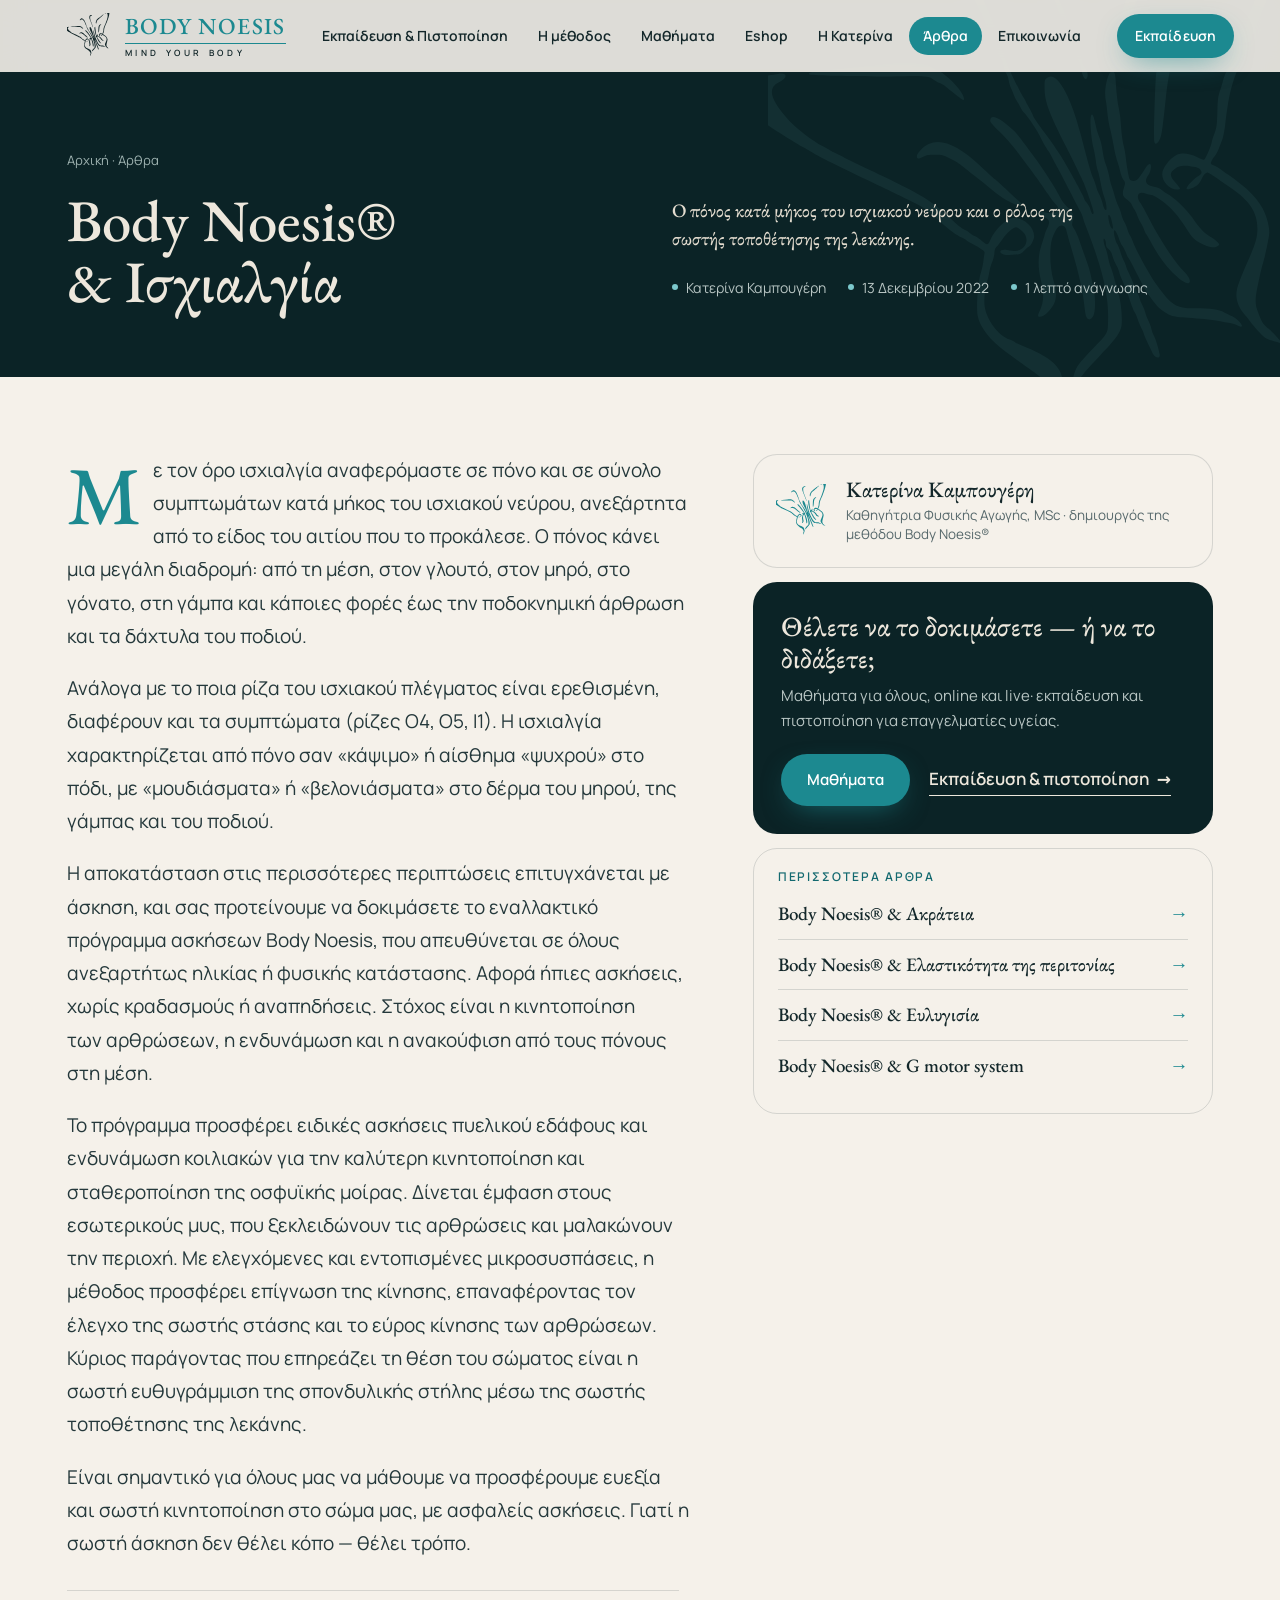
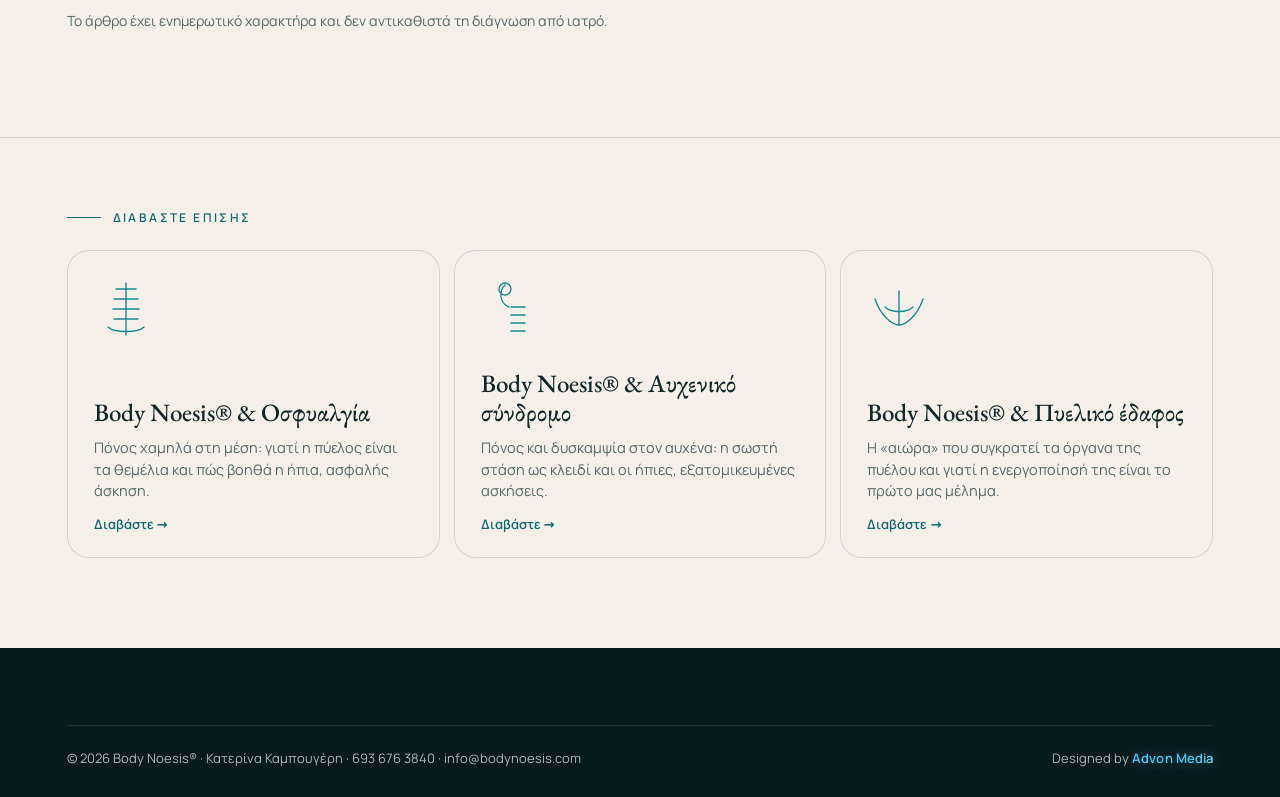
<file: arthro-ischialgia.html>
<!DOCTYPE html>
<html lang="el">
<head>
<meta charset="utf-8">
<meta name="viewport" content="width=device-width,initial-scale=1,viewport-fit=cover">
<title>Body Noesis® &amp; Ισχιαλγία | Κατερίνα Καμπουγέρη</title>
<!-- advon-icons · favicon.py · made from assets/img/body-noesis-icon.svg · vce3b1644 -->
<link rel="icon" href="favicon.ico?v=ce3b1644" sizes="32x32">
<link rel="icon" href="assets/icons/favicon.svg?v=ce3b1644" type="image/svg+xml">
<link rel="icon" href="assets/icons/favicon-96.png?v=ce3b1644" type="image/png" sizes="96x96">
<link rel="icon" href="assets/icons/favicon-48.png?v=ce3b1644" type="image/png" sizes="48x48">
<link rel="apple-touch-icon" href="assets/icons/apple-touch-icon.png?v=ce3b1644">
<link rel="manifest" href="site.webmanifest?v=ce3b1644">
<!-- /advon-icons -->
<meta name="description" content="Ο πόνος κατά μήκος του ισχιακού νεύρου και ο ρόλος της σωστής τοποθέτησης της λεκάνης.">
<meta name="robots" content="index,follow,max-image-preview:large">
<script id="advon-draft-guard">/* Advon: drafts stay out of Google; the real domain is untouched */(function(h){if(/(^|\.)(drafts\.advonmedia\.com|github\.io|netlify\.app)$/.test(h)){var m=document.createElement("meta");m.name="robots";m.content="noindex,nofollow";document.head.appendChild(m)}})(location.hostname)</script>
<meta name="theme-color" content="#0B2326">
<meta name="color-scheme" content="light only">
<meta property="og:type" content="website"><meta property="og:locale" content="el_GR"><meta property="og:locale:alternate" content="en_GB">
<meta property="og:site_name" content="Body Noesis®">
<meta property="og:title" content="Body Noesis® &amp; Ισχιαλγία | Κατερίνα Καμπουγέρη"><meta property="og:description" content="Ο πόνος κατά μήκος του ισχιακού νεύρου και ο ρόλος της σωστής τοποθέτησης της λεκάνης.">
<meta property="og:image" content="https://bodynoesis.com/assets/img/katerina-kampougeri-body-noesis-paralia-maxilari-1600.webp"><meta property="og:image:width" content="1600"><meta property="og:image:height" content="1200">
<meta name="twitter:card" content="summary_large_image">
<script>(function(){var h=document.documentElement;h.classList.add('js');try{if(!sessionStorage.getItem('bn-in')&&!matchMedia('(prefers-reduced-motion:reduce)').matches&&!document.hidden)0}catch(e){}})()</script>
<link rel="preload" href="assets/fonts/eb-garamond-greek-500.woff2" as="font" type="font/woff2" crossorigin>
<style id="advon-fonts">@font-face{font-family:'EB Garamond';font-style:normal;font-weight:500;font-display:swap;src:url(assets/fonts/eb-garamond-greek-500.woff2) format('woff2');unicode-range:U+0370-0377,U+037A-037F,U+0384-038A,U+038C,U+038E-03A1,U+03A3-03FF}
@font-face{font-family:'EB Garamond';font-style:normal;font-weight:500;font-display:swap;src:url(assets/fonts/eb-garamond-latin-500.woff2) format('woff2');unicode-range:U+0000-00FF,U+0131,U+0152-0153,U+02BB-02BC,U+02C6,U+02DA,U+02DC,U+0304,U+0308,U+0329,U+2000-206F,U+20AC,U+2122,U+2191,U+2193,U+2212,U+2215,U+FEFF,U+FFFD}
@font-face{font-family:'Manrope';font-style:normal;font-weight:400;font-display:swap;src:url(assets/fonts/manrope-greek-400.woff2) format('woff2');unicode-range:U+0370-0377,U+037A-037F,U+0384-038A,U+038C,U+038E-03A1,U+03A3-03FF}
@font-face{font-family:'Manrope';font-style:normal;font-weight:400;font-display:swap;src:url(assets/fonts/manrope-latin-400.woff2) format('woff2');unicode-range:U+0000-00FF,U+0131,U+0152-0153,U+02BB-02BC,U+02C6,U+02DA,U+02DC,U+0304,U+0308,U+0329,U+2000-206F,U+20AC,U+2122,U+2191,U+2193,U+2212,U+2215,U+FEFF,U+FFFD}
@font-face{font-family:'Manrope';font-style:normal;font-weight:600;font-display:swap;src:url(assets/fonts/manrope-greek-600.woff2) format('woff2');unicode-range:U+0370-0377,U+037A-037F,U+0384-038A,U+038C,U+038E-03A1,U+03A3-03FF}
@font-face{font-family:'Manrope';font-style:normal;font-weight:600;font-display:swap;src:url(assets/fonts/manrope-latin-600.woff2) format('woff2');unicode-range:U+0000-00FF,U+0131,U+0152-0153,U+02BB-02BC,U+02C6,U+02DA,U+02DC,U+0304,U+0308,U+0329,U+2000-206F,U+20AC,U+2122,U+2191,U+2193,U+2212,U+2215,U+FEFF,U+FFFD}</style>
<style>:root{--paper:#F5F1EA;--paper2:#EFE8DD;--surf:#E7DED0;--ink:#13272A;--mut:#56686B;--teal:#1C8990;--tealt:#13696F;--tealL:#7CC8CC;--deep:#0B2326;--deep2:#103136;--sand:#C9B590;--rasp:#983058;--rasp2:#7C2347;--line:rgba(19,39,42,.14);--lineL:rgba(245,241,234,.16);
--fd:'EB Garamond',Georgia,'Noto Serif',serif;--fb:'Manrope',system-ui,-apple-system,'Segoe UI',sans-serif;
--g:clamp(20px,5.2vw,120px);--gx:max(var(--g),calc((100vw - 1920px)/2));--r:22px;--ease:cubic-bezier(.22,1,.36,1);--sh1:0 1px 2px rgba(11,35,38,.06),0 6px 18px -8px rgba(11,35,38,.18);--sh2:0 2px 6px rgba(11,35,38,.08),0 24px 60px -24px rgba(11,35,38,.35);--sh3:0 40px 90px -40px rgba(11,35,38,.6)}
*,*::before,*::after{box-sizing:border-box}
html{-webkit-text-size-adjust:100%;scroll-behavior:smooth;scroll-padding-top:90px;color-scheme:light only}
html,body{overflow-x:clip}
body{margin:0;background:var(--paper);color:var(--ink);font:400 17px/1.65 var(--fb);-webkit-font-smoothing:antialiased;-moz-osx-font-smoothing:grayscale;text-rendering:optimizeLegibility}
img,video,svg{display:block;max-width:100%}img{height:auto}
a{color:inherit}
button{font:inherit;color:inherit;cursor:pointer}
h1,h2,h3,h4{margin:0;font-weight:500}
p{margin:0 0 1em}
::selection{background:var(--teal);color:#fff}
.wrap{width:calc(100% - 2*var(--g));max-width:1920px;margin:0 auto}
.sk{position:absolute;left:-9999px;top:0}.sk:focus{left:12px;top:12px;z-index:200;background:#fff;padding:10px 14px;border-radius:10px}
.d{font-family:var(--fd);font-weight:500;letter-spacing:-.012em;line-height:1.04;text-wrap:balance}
.kick{display:inline-flex;align-items:center;gap:12px;font:600 12px/1 var(--fb);letter-spacing:.2em;text-transform:uppercase;color:var(--tealt)}
.kick::before{content:"";width:34px;height:1px;background:currentColor;transform-origin:left;transform:scaleX(var(--kx,1));transition:transform .7s var(--ease)}
.on-dark .kick,.kick.l{color:var(--tealL)}
h2.d{font-size:clamp(38px,4.6vw,78px);margin:18px 0 0}
.lead{font-size:clamp(17px,1.25vw,20px);color:var(--mut);max-width:64ch;text-wrap:pretty}
.on-dark{background:var(--deep);color:#EDE7DC}
.on-dark .lead{color:#B9C6C4}
.sec{padding:clamp(80px,9vw,150px) 0;position:relative}
.num{font-variant-numeric:tabular-nums lining-nums}
.btn{display:inline-flex;align-items:center;justify-content:center;gap:10px;min-height:52px;padding:0 26px;border-radius:999px;border:0;background:var(--teal);color:#fff;font:600 15px/1 var(--fb);letter-spacing:.01em;text-decoration:none;position:relative;overflow:hidden;isolation:isolate;transition:transform .25s var(--ease),background .25s,box-shadow .25s;box-shadow:0 10px 30px -12px rgba(28,137,144,.8)}
.btn::after{content:"";position:absolute;inset:0;background:linear-gradient(100deg,transparent 30%,rgba(255,255,255,.28) 50%,transparent 70%);transform:translateX(-120%);z-index:-1}
.btn:active{transform:scale(.97)}
.btn.sec2{background:transparent;color:inherit;border:1px solid currentColor;box-shadow:none}
.btn.rasp{background:var(--rasp);box-shadow:0 10px 30px -12px rgba(152,48,88,.75)}
.btn.light{background:#F5F1EA;color:var(--deep);box-shadow:none}
@media (hover:hover){.btn:hover{transform:translateY(-2px)}.btn:hover::after{transform:translateX(120%);transition:transform .8s var(--ease)}.btn.sec2:hover{background:rgba(28,137,144,.08)}}
.tl{display:inline-flex;align-items:center;gap:8px;font-weight:600;text-decoration:none;border-bottom:1px solid currentColor;padding-bottom:2px}
.tl span{transition:transform .25s var(--ease)}@media (hover:hover){.tl:hover span{transform:translateX(4px)}}
/* ---------- header */
.hd{position:fixed;inset:0 0 auto;z-index:60;height:84px;display:flex;align-items:center;transition:background .35s,box-shadow .35s,height .35s;color:#F5F1EA}
.hd::before{content:"";position:absolute;inset:0;background:rgba(245,241,234,.9);backdrop-filter:saturate(1.4) blur(14px);-webkit-backdrop-filter:saturate(1.4) blur(14px);opacity:0;transition:opacity .35s;box-shadow:0 1px 0 var(--line)}
.hd.solid{color:var(--ink);height:72px}.hd.solid::before{opacity:1}
.hd .wrap{display:flex;align-items:center;gap:22px;position:relative}
.brand{display:flex;align-items:center;gap:12px;text-decoration:none;flex:none}
.brand svg{width:46px;height:46px;color:currentColor;transition:transform .8s var(--ease)}
.hd.solid .brand svg{color:var(--ink)}
.wm{display:flex;flex-direction:column;line-height:1}
.wm b{font:500 23px/1 var(--fd);letter-spacing:.06em;color:var(--tealL);padding-bottom:5px;border-bottom:1px solid currentColor}
.hd.solid .wm b{color:var(--teal)}
.wm i{font:600 8.6px/1 var(--fb);font-style:normal;letter-spacing:.42em;margin-top:5px}
.nav{display:flex;gap:2px;margin-left:auto;align-items:center}
.nav a{font:600 14px/1 var(--fb);text-decoration:none;padding:12px 12px;border-radius:999px;position:relative;white-space:nowrap}
.nav a::after{content:"";position:absolute;left:12px;right:12px;bottom:6px;height:1px;background:currentColor;transform:scaleX(0);transform-origin:left;transition:transform .35s var(--ease)}
@media (hover:hover){.nav a:hover::after{transform:scaleX(1)}}
.nav{position:relative}.nav a{z-index:1;padding:12px 14px;transition:color .35s}
.nav .pill{position:absolute;left:0;top:50%;width:0;height:38px;border-radius:999px;background:var(--teal);box-shadow:0 6px 18px -8px rgba(28,137,144,.7);transform:translate(0,-50%);pointer-events:none;z-index:0;opacity:0}
.nav .pill.go{transition:transform .55s var(--ease),width .55s var(--ease),opacity .3s}
.nav a.on{color:#fff}.nav a.on::after{display:none}
.nav a.cur{background:var(--teal);color:#fff}.nav a.cur::after{display:none}
.hdr{display:flex;align-items:center;gap:6px}
.cartb{position:relative;width:46px;height:46px;border-radius:50%;border:1px solid currentColor;background:transparent;display:grid;place-items:center;opacity:.92}
.cartb svg{width:20px;height:20px}
.cartb .cn{position:absolute;top:-4px;right:-4px;min-width:20px;height:20px;padding:0 5px;border-radius:10px;background:var(--rasp);color:#fff;font:700 11px/20px var(--fb);text-align:center;transform:scale(0);transition:transform .35s cubic-bezier(.34,1.56,.64,1)}
.cartb .cn.on{transform:scale(1)}
.cartb.bump{animation:bump .5s cubic-bezier(.34,1.56,.64,1)}@keyframes bump{40%{transform:scale(1.18)}}
.flags{display:flex;gap:4px}
.flags button{width:44px;height:44px;border:0;background:transparent;border-radius:50%;display:grid;place-items:center;opacity:.55;transition:opacity .2s}
.flags button[aria-pressed=true]{opacity:1}
.fl{display:block;width:20px;height:14px;overflow:hidden;line-height:0;border-radius:2px;box-shadow:0 0 0 1px rgba(0,0,0,.12)}
.fl svg{display:block;width:100%;height:100%}
.burger{display:none;width:46px;height:46px;border:1px solid currentColor;border-radius:50%;background:transparent;position:relative}
.burger i{position:absolute;left:14px;right:14px;height:1.5px;background:currentColor;transition:transform .35s var(--ease),opacity .2s}
.burger i:nth-child(1){top:17px}.burger i:nth-child(2){top:22px}.burger i:nth-child(3){top:27px}
.mm{position:fixed;inset:0;z-index:90;background:var(--deep);color:#F5F1EA;display:flex;flex-direction:column;padding:96px var(--g) 40px;transform:translateY(-100%);transition:transform .55s var(--ease);visibility:hidden}
.mm.open{transform:none;visibility:visible}
.mm a{font:500 clamp(30px,8vw,44px)/1.25 var(--fd);text-decoration:none;padding:6px 0;border-bottom:1px solid var(--lineL)}
.mm .x{position:absolute;top:18px;right:var(--g);width:50px;height:50px;border-radius:50%;border:1px solid rgba(245,241,234,.5);background:transparent;color:#F5F1EA;font-size:26px;line-height:1}
.mm .mmf{margin-top:auto;display:flex;gap:10px;align-items:center;flex-wrap:wrap}
@media (max-width:1220px){.nav{display:none}.burger{display:block}.hdr{margin-left:auto}}
@media (max-width:520px){.wm i{display:none}.wm b{font-size:19px;border:0;padding:0}.brand svg{width:38px;height:38px}.hd .flags{display:none}.hd{height:70px}}
/* ---------- intro (vertebrae align, page opens) */
#intro{position:fixed;inset:0;z-index:300;pointer-events:none;display:none}
html.bn-intro #intro{display:block;pointer-events:auto}
#intro .bd{position:absolute;left:0;right:0;height:calc(100%/7 + 1px);background:var(--deep);transition:transform .9s cubic-bezier(.76,0,.24,1)}
#intro .vb{position:absolute;left:50%;top:50%;width:min(96px,18vw);height:46%;transform:translate(-50%,-50%)}
#intro .vb i{position:absolute;left:0;width:100%;height:calc(100%/7*.7);border-radius:40%/60%;border:1.5px solid var(--tealL);background:rgba(124,200,204,.08);transform:translateX(var(--x));transition:transform .9s cubic-bezier(.34,1.3,.5,1),background .5s}
#intro .ibf{position:absolute;left:50%;top:calc(27% - 70px);width:84px;height:84px;margin-left:-42px;color:#F5F1EA;opacity:0;transform:translateY(10px) scale(.8);transition:opacity .6s,transform .8s var(--ease)}
#intro .iw{position:absolute;left:0;right:0;top:calc(73% + 10px);text-align:center;color:#F5F1EA;opacity:0;transition:opacity .6s .1s}
#intro .iw b{display:block;font:500 28px/1 var(--fd);letter-spacing:.12em;color:var(--tealL)}#intro .iw small{display:block;margin-top:10px;font:600 10px/1 var(--fb);letter-spacing:.44em}
#intro.al .vb i{transform:none;background:rgba(124,200,204,.22)}
#intro.bf .ibf{opacity:1;transform:none}#intro.bf .iw{opacity:1}
#intro.go .bd:nth-child(odd){transform:translateX(-101%)}#intro.go .bd:nth-child(even){transform:translateX(101%)}
#intro.go .vb,#intro.go .ibf,#intro.go .iw{opacity:0;transition:opacity .35s}
/* ---------- hero */
.hero{position:relative;min-height:max(640px,100svh);display:grid;grid-template-columns:minmax(0,46fr) minmax(0,54fr);background:var(--deep);color:#F2ECE2;overflow:clip}
.hero-t{position:relative;z-index:2;padding:calc(84px + clamp(30px,5vh,70px)) clamp(28px,4vw,72px) clamp(40px,6vh,80px) var(--gx);display:flex;flex-direction:column;justify-content:center}
.hero-t .ey{font:600 12px/1.4 var(--fb);letter-spacing:.22em;text-transform:uppercase;color:var(--tealL);display:flex;align-items:center;gap:12px}
.hero-t .ey::before{content:"";width:28px;height:1px;background:currentColor}
.hero h1{font:600 14px/1.55 var(--fb);letter-spacing:.02em;color:#C7D3D1;margin:22px 0 0;max-width:46ch}
.hero .disp{font-family:var(--fd);font-weight:500;font-size:clamp(46px,5.2vw,96px);line-height:.98;letter-spacing:-.02em;margin:16px 0 0;text-wrap:balance}
.hero .disp em{font-style:normal;color:var(--tealL);position:relative;white-space:nowrap}
.hero .disp em svg{position:absolute;left:-2%;right:-2%;bottom:-.08em;width:104%;height:.22em;overflow:visible}
.hero .disp em path{stroke:var(--sand);stroke-width:2.2;fill:none;stroke-dasharray:1;stroke-dashoffset:1;transition:stroke-dashoffset 1.2s .9s var(--ease)}
.hero.in .disp em path{stroke-dashoffset:0}
.hero .sub{margin:26px 0 0;font-size:clamp(16px,1.15vw,19px);color:#C3CFCD;max-width:52ch;text-wrap:pretty}
.hero .cta{display:flex;align-items:center;gap:24px;flex-wrap:wrap;margin-top:34px}
.hero .chips{display:flex;flex-wrap:wrap;gap:8px;margin-top:38px;padding:0;list-style:none}
.hero .chips li{font:600 12.5px/1 var(--fb);padding:11px 15px;border-radius:999px;border:1px solid rgba(124,200,204,.35);color:#DCE6E4}
.w{display:inline-block;overflow:hidden;vertical-align:top;padding-bottom:.08em;margin-bottom:-.08em}
.w>span{display:inline-block;transform:translateY(105%);transition:transform 1s var(--ease);transition-delay:calc(var(--i)*70ms + .2s)}
.hero.in .w>span{transform:none}
.hero .fade{opacity:0;transform:translateY(14px);transition:opacity .8s var(--ease),transform .8s var(--ease);transition-delay:calc(var(--d,0)*1ms + .5s)}
.hero.in .fade{opacity:1;transform:none}
.hero-p{position:relative;z-index:1;margin-top:84px;border-top-left-radius:clamp(40px,7vw,140px);overflow:hidden;background:#173a3f}
.hero-p picture,.hero-p img{display:block;width:100%;height:100%}
.hero-p img{object-fit:cover;object-position:72% 34%;transform:scale(1.08);transition:transform 2.4s var(--ease)}
.hero.in .hero-p img{transform:scale(1);animation:kb 26s 2.4s ease-in-out infinite alternate}
@keyframes kb{to{transform:scale(1.045) translate(-.8%,-.5%)}}
.hero-p::after{content:"";position:absolute;inset:0;background:linear-gradient(90deg,rgba(11,35,38,.55),rgba(11,35,38,0) 34%),linear-gradient(0deg,rgba(11,35,38,.45),transparent 30%);pointer-events:none}
.hero-card{position:absolute;left:clamp(18px,2.4vw,36px);bottom:clamp(18px,3vh,36px);z-index:3;display:flex;gap:14px;align-items:center;max-width:330px;padding:14px 18px 14px 14px;border-radius:18px;background:rgba(11,35,38,.55);backdrop-filter:blur(12px);-webkit-backdrop-filter:blur(12px);border:1px solid rgba(245,241,234,.18);color:#F2ECE2;text-decoration:none;font-size:13.5px;line-height:1.4;box-shadow:var(--sh2);animation:bob 6s ease-in-out infinite}
.hero-card b{display:block;font:500 18px/1.2 var(--fd);color:#fff}
.hero-card .seal{flex:none;width:58px;height:58px}
@keyframes bob{50%{transform:translateY(-6px)}}
.hero-spine{position:absolute;left:calc(var(--gx) - 2px);top:0;bottom:0;width:1px;z-index:1;opacity:.5;pointer-events:none}
.hero-bg{position:absolute;inset:0;z-index:0;pointer-events:none;overflow:hidden}
.hero-bg .o{position:absolute;border-radius:50%;filter:none}
.hero-bg .o1{width:70vmax;height:70vmax;left:-28vmax;top:-30vmax;background:radial-gradient(closest-side,rgba(28,137,144,.32),transparent);animation:dr1 28s ease-in-out infinite alternate}
.hero-bg .o2{width:50vmax;height:50vmax;left:10vmax;bottom:-32vmax;background:radial-gradient(closest-side,rgba(201,181,144,.14),transparent);animation:dr2 34s ease-in-out infinite alternate}
@keyframes dr1{to{transform:translate(8vmax,6vmax)}}@keyframes dr2{to{transform:translate(-6vmax,-5vmax)}}
.hero-bg .bfw{position:absolute;right:56%;top:52%;width:min(36vw,520px);color:rgba(124,200,204,.07);transform:translate(10%,-50%) rotate(-8deg)}
.hero .scroll{position:absolute;left:var(--gx);bottom:26px;z-index:3;font:600 11px/1 var(--fb);letter-spacing:.3em;color:#9fb3b1;display:flex;align-items:center;gap:12px;text-transform:uppercase;transition:opacity .4s}
.hero .scroll i{width:1px;height:34px;background:linear-gradient(var(--tealL),transparent);animation:sc 2.2s ease-in-out infinite}
@keyframes sc{0%{transform:scaleY(0);transform-origin:top}50%{transform:scaleY(1);transform-origin:top}51%{transform-origin:bottom}100%{transform:scaleY(0);transform-origin:bottom}}
@media (max-width:1000px){
 .hero{grid-template-columns:1fr;min-height:0}
 .hero-p{order:-1;margin-top:70px;border-radius:0;aspect-ratio:4/3;height:auto}
 .hero-p img{object-position:50% 50%;animation:none!important;transform:none!important}
 .hero-p::after{background:linear-gradient(0deg,var(--deep),rgba(11,35,38,0) 26%)}
 .hero-t{padding:10px var(--g) 64px;margin-top:-34px}
 .hero-card{left:auto;right:12px;bottom:auto;top:12px;max-width:250px;padding:10px 12px;font-size:12px;animation:none}
 .hero-card .seal{width:44px;height:44px}.hero-card b{font-size:15px}
 .hero .scroll,.hero-spine{display:none}
}
@media (max-width:520px){.hero-card{display:none}.hero .disp{font-size:clamp(40px,11.4vw,56px)}}
/* ---------- proof */
.proof{border-bottom:1px solid var(--line);background:var(--paper)}
.proof ul{list-style:none;margin:0;padding:0;display:grid;grid-template-columns:repeat(5,minmax(0,1fr))}
.proof li{padding:34px clamp(14px,1.6vw,28px);border-left:1px solid var(--line);opacity:0;transform:translateY(16px) rotateX(-40deg);transform-origin:50% 100%;transition:opacity .6s,transform .8s var(--ease);transition-delay:calc(var(--i)*70ms)}
.proof li:first-child{border-left:0;padding-left:0}
.proof.in li{opacity:1;transform:none}
.proof b{display:block;font:500 clamp(24px,2vw,32px)/1.08 var(--fd);color:var(--tealt)}
.proof span{display:block;margin-top:8px;font-size:14px;color:var(--mut);line-height:1.45}
@media (max-width:1000px){.proof ul{grid-template-columns:repeat(2,minmax(0,1fr))}.proof li{border-left:0;border-top:1px solid var(--line);padding:24px 14px 24px 0}.proof li:first-child{grid-column:1/-1}}
/* ---------- academy */
.acad{background:var(--deep);color:#EDE7DC;border-radius:clamp(36px,5vw,72px) clamp(36px,5vw,72px) 0 0;margin-top:-1px;overflow:clip;position:relative}
.acad .amb{position:absolute;inset:0;pointer-events:none;overflow:hidden}
.acad .amb i{position:absolute;border-radius:50%;border:1px solid rgba(124,200,204,.1)}
.a-head{display:grid;grid-template-columns:minmax(0,1.05fr) minmax(0,.95fr);gap:clamp(30px,5vw,96px);align-items:end}
.a-head h2{font-size:clamp(42px,5.4vw,96px)}
.a-head h2 em{font-style:normal;color:var(--tealL)}
.a-head .lead{margin:0}
.who{margin:clamp(56px,7vw,110px) 0 0;display:grid;grid-template-columns:minmax(0,.62fr) minmax(0,1.38fr);gap:clamp(30px,5vw,96px);align-items:start}
.who h3{font:600 12px/1.4 var(--fb);letter-spacing:.2em;text-transform:uppercase;color:var(--sand)}
.who ul{list-style:none;margin:0;padding:0}
.who li{display:flex;align-items:baseline;justify-content:space-between;gap:20px;padding:18px 0;border-top:1px solid var(--lineL);font:500 clamp(28px,3.4vw,58px)/1.05 var(--fd);color:rgba(237,231,220,.28);transition:color .6s,padding .6s var(--ease)}
.who li:last-child{border-bottom:1px solid var(--lineL)}
.who li small{font:600 12px/1.3 var(--fb);letter-spacing:.08em;color:var(--tealL);opacity:0;transition:opacity .6s;text-align:right;max-width:24ch}
.who li.lit{color:#F2ECE2;padding-left:clamp(0px,1.4vw,24px)}.who li.lit small{opacity:1}
.fmt{margin-top:clamp(56px,7vw,110px);display:grid;grid-template-columns:repeat(4,minmax(0,1fr));gap:14px}
.fmt div{padding:28px 24px 26px;border-radius:var(--r);background:var(--deep2);border:1px solid var(--lineL);position:relative;overflow:hidden;transform:translateY(30px) scale(.96);opacity:0;transition:transform .8s var(--ease),opacity .6s;transition-delay:calc(var(--i)*80ms)}
.fmt.in div{transform:none;opacity:1}
.fmt b{display:block;font:500 clamp(36px,3.2vw,52px)/1 var(--fd);color:#fff}
.fmt span{display:block;margin-top:14px;font:600 12px/1.3 var(--fb);letter-spacing:.16em;text-transform:uppercase;color:var(--tealL)}
.fmt p{margin:10px 0 0;font-size:15px;color:#B9C6C4;line-height:1.5}
.fmt div::before{content:"";position:absolute;left:0;top:0;height:2px;width:100%;background:linear-gradient(90deg,var(--teal),var(--sand));transform:scaleX(0);transform-origin:left;transition:transform 1s var(--ease);transition-delay:calc(var(--i)*80ms + .3s)}
.fmt.in div::before{transform:scaleX(1)}
.syl{margin-top:clamp(70px,8vw,130px);display:grid;grid-template-columns:minmax(0,.72fr) minmax(0,1.28fr);gap:clamp(30px,5vw,96px)}
.syl .st{position:sticky;top:110px;align-self:start}
.syl h3{font:500 clamp(32px,3.2vw,54px)/1.05 var(--fd)}
.syl .st p{color:#B9C6C4;margin-top:18px}
.syl .bar{margin-top:26px;height:3px;border-radius:3px;background:rgba(245,241,234,.12);overflow:hidden}
.syl .bar i{display:block;height:100%;width:100%;background:linear-gradient(90deg,var(--teal),var(--tealL));transform:scaleX(var(--p,0));transform-origin:left}
.syl .cnt{margin-top:12px;font:600 13px/1 var(--fb);color:var(--tealL)}
.syl ol{list-style:none;margin:0;padding:0;columns:2;column-gap:34px;counter-reset:m}
.syl li{break-inside:avoid;counter-increment:m;display:grid;grid-template-columns:44px minmax(0,1fr);gap:4px;padding:16px 0 16px;border-top:1px solid var(--lineL);font-size:16px;line-height:1.45;color:rgba(237,231,220,.5);transition:color .5s}
.syl li::before{content:counter(m,decimal-leading-zero);font:500 18px/1.3 var(--fd);color:rgba(124,200,204,.45);transition:color .5s}
.syl li.lit{color:#F2ECE2}.syl li.lit::before{color:var(--tealL)}
/* path */
.path{margin-top:clamp(80px,9vw,140px);display:grid;grid-template-columns:minmax(0,1fr) minmax(0,1fr);gap:clamp(30px,5vw,96px)}
.path h3{font:500 clamp(32px,3.2vw,54px)/1.05 var(--fd)}
.road{position:relative;padding-left:64px}
.road .ln{position:absolute;left:21px;top:8px;bottom:8px;width:2px;background:rgba(245,241,234,.1)}
.road .ln i{position:absolute;inset:0;background:linear-gradient(var(--tealL),var(--teal));transform:scaleY(var(--p,0));transform-origin:top}
.road .st2{position:relative;padding:4px 0 38px}
.road .st2:last-child{padding-bottom:0}
.road .dot{position:absolute;left:-64px;top:0;width:44px;height:30px;border-radius:44%/62%;border:1.5px solid rgba(124,200,204,.4);background:var(--deep);display:grid;place-items:center;font:600 13px/1 var(--fb);color:rgba(124,200,204,.7);transition:all .5s cubic-bezier(.34,1.56,.64,1)}
.road .st2.lit .dot{background:var(--teal);border-color:var(--teal);color:#fff;transform:scale(1.08)}
.road h4{font:500 26px/1.15 var(--fd);color:#F2ECE2}
.road p{margin:8px 0 0;color:#B9C6C4;font-size:15.5px}
/* certificate */
.cert-w{margin-top:clamp(80px,9vw,140px);display:grid;grid-template-columns:minmax(0,.9fr) minmax(0,1.1fr);gap:clamp(30px,5vw,96px);align-items:center}
.cert-w h3{font:500 clamp(32px,3.2vw,54px)/1.05 var(--fd)}
.cert-w .lead{margin-top:16px}
.field{display:block;margin-top:24px}
.field span{display:block;font:600 12px/1 var(--fb);letter-spacing:.14em;text-transform:uppercase;color:var(--tealL);margin-bottom:10px}
.field input,.field select,.field textarea{width:100%;min-height:54px;padding:14px 18px;border-radius:14px;border:1px solid rgba(245,241,234,.25);background:rgba(245,241,234,.06);color:#F5F1EA;font:500 17px/1.3 var(--fb);outline:none;transition:border-color .2s,background .2s}
.field textarea{min-height:110px;resize:vertical}
.field select option{color:#13272A}
.field input:focus,.field select:focus,.field textarea:focus{border-color:var(--tealL);background:rgba(245,241,234,.1)}
.cert{position:relative;aspect-ratio:1.414/1;border-radius:6px;background:#FBF8F2;color:#1F3134;padding:clamp(18px,3.4%,44px);box-shadow:var(--sh3);transform:perspective(1400px) rotateY(var(--ry,-8deg)) rotateX(var(--rx,4deg));transition:transform .6s var(--ease);overflow:hidden}
.cert::before{content:"";position:absolute;inset:clamp(8px,1.6%,16px);border:1px solid #C9B590;border-radius:3px;pointer-events:none}
.cert::after{content:"";position:absolute;inset:calc(clamp(8px,1.6%,16px) + 5px);border:1px solid rgba(201,181,144,.5);border-radius:2px;pointer-events:none}
.cert .ci{position:relative;height:100%;display:flex;flex-direction:column;align-items:center;justify-content:space-between;text-align:center;padding:4% 6%}
.cert .cbf{width:11%;color:#1F3134}
.cert .ctt{font:600 clamp(8px,.85vw,12px)/1 var(--fb);letter-spacing:.38em;color:var(--teal)}
.cert .cn2{font:500 clamp(10px,1.1vw,15px)/1.2 var(--fd);letter-spacing:.2em;text-transform:uppercase}
.cert .nm{font:500 clamp(22px,3vw,46px)/1.1 var(--fd);color:#0B2326;min-height:1.1em;border-bottom:1px solid #C9B590;padding:0 6% 4px;transition:opacity .2s}
.cert .tx{font-size:clamp(9px,.9vw,13px);line-height:1.5;color:#4C5D60;max-width:46ch}
.cert .sg{display:flex;justify-content:space-between;width:100%;align-items:flex-end;font-size:clamp(8px,.8vw,11px);color:#5c6b6d}
.cert .sg div{border-top:1px solid #9aa7a8;padding-top:4px;min-width:30%}
.cert .sg svg{width:clamp(80px,12vw,150px);height:auto;margin:0 auto -2px;stroke:#0B2326;fill:none;stroke-width:1.4;stroke-dasharray:1;stroke-dashoffset:1;transition:stroke-dashoffset 2s var(--ease)}
.cert.in .sg svg{stroke-dashoffset:0}
.cert .stamp{position:absolute;right:5%;bottom:5%;width:clamp(48px,7vw,86px);aspect-ratio:1;border-radius:50%;border:2px solid rgba(152,48,88,.55);color:rgba(152,48,88,.75);display:grid;place-items:center;transform:rotate(-14deg) scale(1.6);opacity:0;transition:transform .6s cubic-bezier(.34,1.56,.64,1) 1.2s,opacity .3s 1.2s}
.cert.in .stamp{transform:rotate(-14deg);opacity:1}
.cert .stamp svg{width:84%;height:84%}
.cert-note{margin-top:14px;font-size:12px;color:#8FA3A1}
/* team */
.team{margin-top:clamp(80px,9vw,140px)}
.team h3{font:500 clamp(32px,3.2vw,54px)/1.05 var(--fd);max-width:20ch}
.tg{display:grid;grid-template-columns:repeat(3,minmax(0,1fr));gap:18px;margin-top:40px}
.tc{border-radius:var(--r);background:var(--deep2);border:1px solid var(--lineL);overflow:hidden;display:flex;flex-direction:column}
.tc figure{margin:0;aspect-ratio:1/1;overflow:hidden;background:#1a3c41}
.tc img{width:100%;height:100%;object-fit:cover;transition:transform 1.2s var(--ease)}
@media (hover:hover){.tc:hover img{transform:scale(1.04)}}
.tc div{padding:22px 24px 26px}
.tc b{display:block;font:500 26px/1.1 var(--fd);color:#fff}
.tc small{display:block;margin-top:6px;font:600 12px/1.4 var(--fb);letter-spacing:.12em;text-transform:uppercase;color:var(--tealL)}
.tc p{margin:12px 0 0;font-size:15px;color:#B9C6C4;line-height:1.55}
.tc.es{lang:es}
/* price */
.price{margin-top:clamp(80px,9vw,140px);display:grid;grid-template-columns:minmax(0,.8fr) minmax(0,1.2fr);gap:clamp(30px,5vw,96px);align-items:start}
.price h3{font:500 clamp(32px,3.2vw,54px)/1.05 var(--fd)}
.pg{display:grid;grid-template-columns:repeat(3,minmax(0,1fr));gap:14px}
.pc{padding:28px 22px;border-radius:var(--r);border:1px solid var(--lineL);background:rgba(245,241,234,.03);text-align:left}
.pc.hi{background:var(--teal);border-color:var(--teal);color:#fff}
.pc b{display:block;font:500 clamp(40px,3.6vw,58px)/1 var(--fd)}
.pc span{display:block;margin-top:12px;font:600 13px/1.4 var(--fb);color:var(--tealL)}
.pc.hi span{color:#E2F4F5}
.pnote{grid-column:1/-1;margin:8px 0 0;font-size:14px;color:#9FB3B1}
.perk{grid-column:1/-1;display:flex;align-items:center;gap:14px;padding:16px 20px;border-radius:16px;border:1px dashed rgba(201,181,144,.5);color:#EDE7DC;font-size:15px}
.perk b{font:500 26px/1 var(--fd);color:var(--sand)}
.enq{margin-top:clamp(80px,9vw,140px);border-radius:clamp(26px,3vw,44px);background:linear-gradient(135deg,#123a40,#0e2c30);border:1px solid var(--lineL);padding:clamp(28px,4.4vw,70px);display:grid;grid-template-columns:minmax(0,.9fr) minmax(0,1.1fr);gap:clamp(24px,4vw,70px);position:relative;overflow:hidden}
.enq h3{font:500 clamp(34px,3.6vw,60px)/1.03 var(--fd)}
.enq .fgr{display:grid;grid-template-columns:minmax(0,1fr) minmax(0,1fr);gap:0 14px}
.enq .fgr .full{grid-column:1/-1}
.enq .bts{display:flex;gap:10px;flex-wrap:wrap;margin-top:22px}
.es-l{margin-top:22px;font-size:14px;color:#9FB3B1;font-style:italic}
@media (max-width:600px){.fmt{gap:10px}.fmt div{padding:22px 16px}.fmt b{font-size:clamp(26px,7.6vw,34px)}}
@media (max-width:1000px){.a-head,.who,.syl,.path,.cert-w,.price,.enq{grid-template-columns:1fr}.fmt{grid-template-columns:repeat(2,minmax(0,1fr))}.syl ol{columns:1}.syl .st{position:static}.tg{grid-template-columns:1fr}.pg{grid-template-columns:1fr}.enq .fgr{grid-template-columns:1fr}.who li small{display:none}}
@media (min-width:600px) and (max-width:1000px){.tg{grid-template-columns:repeat(2,minmax(0,1fr))}.tg .tc:last-child{grid-column:1/-1}.tg .tc:last-child figure{aspect-ratio:16/9}}
/* ---------- method (spine) */
.meth{background:var(--paper)}
.m-head{display:grid;grid-template-columns:minmax(0,1fr) minmax(0,1fr);gap:clamp(30px,5vw,96px);align-items:end}
.m-head .lead{margin:0}
.mstage{margin-top:clamp(50px,6vw,90px);display:grid;grid-template-columns:minmax(0,.9fr) minmax(0,1.1fr);gap:clamp(30px,5vw,96px)}
.sp-w{position:sticky;top:96px;align-self:start;height:calc(100svh - 130px);min-height:520px;max-height:860px;border-radius:clamp(26px,3vw,44px);background:radial-gradient(120% 80% at 50% 110%,rgba(28,137,144,.18),transparent 60%),var(--paper2);border:1px solid var(--line);overflow:hidden;display:flex;align-items:center;justify-content:center}
.sp-w svg.sp{height:88%;width:auto;overflow:visible}
.sp-w .vt{fill:#FBF8F2;stroke:var(--ink);stroke-width:1.6}
.sp-w .vt.on{fill:var(--teal);stroke:var(--tealt)}
.sp-w .disc{fill:var(--sand);opacity:.7}
.sp-w .pel{fill:none;stroke:var(--ink);stroke-width:1.6}
.sp-w .pelf{fill:var(--rasp);opacity:0;transition:opacity .6s}
.sp-w.pf .pelf{opacity:.32}
.sp-w .axis{stroke:var(--teal);stroke-width:1;stroke-dasharray:4 6;opacity:.6}
.sp-w .lab{position:absolute;left:22px;bottom:20px;font:600 12px/1.4 var(--fb);letter-spacing:.14em;text-transform:uppercase;color:var(--mut)}
.sp-w .lab b{display:block;font:500 34px/1 var(--fd);letter-spacing:0;text-transform:none;color:var(--tealt)}
.sp-w .bfm{position:absolute;right:22px;top:22px;width:56px;color:var(--ink);opacity:.85}
.prs{list-style:none;margin:0;padding:0}
.prs li{padding:clamp(28px,5vh,56px) 0;border-top:1px solid var(--line);opacity:.32;transition:opacity .6s}
.prs li.lit{opacity:1}
.prs li span{font:600 12px/1 var(--fb);letter-spacing:.2em;text-transform:uppercase;color:var(--tealt)}
.prs h3{font:500 clamp(28px,2.6vw,42px)/1.1 var(--fd);margin:12px 0 12px}
.prs p{color:var(--mut);margin:0;max-width:56ch}
.prs li:last-child{border-bottom:1px solid var(--line)}
.qb{margin-top:clamp(60px,7vw,110px);text-align:center}
.qb blockquote{margin:0 auto;max-width:22ch;font:500 clamp(40px,5vw,86px)/1.04 var(--fd);letter-spacing:-.015em;text-wrap:balance}
.qb blockquote .ww{opacity:.16;transition:opacity .4s}
.qb blockquote .ww.on{opacity:1}
.qb cite{display:block;margin-top:20px;font:600 13px/1 var(--fb);font-style:normal;letter-spacing:.16em;text-transform:uppercase;color:var(--tealt)}
.org{margin:28px auto 0;max-width:70ch;text-align:center;color:var(--mut);font-size:15.5px}
@media (max-width:1000px){.m-head,.mstage{grid-template-columns:1fr}.sp-w{position:sticky;top:72px;height:44svh;min-height:300px;z-index:2;box-shadow:var(--sh1)}.prs li{padding:28px 0}}
/* ---------- ticker */
.tick{background:var(--teal);color:#fff;overflow:hidden;padding:20px 0;-webkit-mask-image:linear-gradient(90deg,transparent,#000 8%,#000 92%,transparent);mask-image:linear-gradient(90deg,transparent,#000 8%,#000 92%,transparent)}
.tick .tr{display:flex;width:max-content;animation:tk 46s linear infinite}
.tick span{font:500 clamp(24px,2.4vw,38px)/1 var(--fd);padding:0 28px;display:flex;align-items:center;gap:56px;white-space:nowrap}
.tick span::after{content:"";width:10px;height:7px;border-radius:44%/62%;border:1.5px solid rgba(255,255,255,.7)}
@keyframes tk{to{transform:translateX(-50%)}}
@media (hover:hover){.tick:hover .tr{animation-play-state:paused}}
/* ---------- lessons */
.less{background:var(--paper2)}
.l-grid{margin-top:clamp(44px,5vw,80px);display:grid;grid-template-columns:minmax(0,1.1fr) minmax(0,.9fr);gap:clamp(24px,4vw,70px);align-items:stretch}
.l-ph{position:relative;border-radius:clamp(26px,3vw,44px);overflow:hidden;min-height:420px;background:#cfc3b2}
.l-ph img{position:absolute;inset:0;width:100%;height:100%;object-fit:cover;object-position:50% 40%}
.l-ph .tag{position:absolute;left:18px;bottom:18px;padding:10px 14px;border-radius:12px;background:rgba(245,241,234,.9);font:600 13px/1.3 var(--fb);color:var(--ink)}
.l-list{display:flex;flex-direction:column;gap:14px}
.lc{padding:28px;border-radius:var(--r);background:var(--paper);border:1px solid var(--line);box-shadow:var(--sh1);display:grid;grid-template-columns:minmax(0,1fr) auto;gap:6px 18px;align-items:start;transition:transform .4s var(--ease),box-shadow .4s}
@media (hover:hover){.lc:hover{transform:translateY(-4px);box-shadow:var(--sh2)}}
.lc h3{font:500 28px/1.1 var(--fd)}
.lc p{grid-column:1/-1;margin:8px 0 0;color:var(--mut);font-size:15.5px}
.lc .pr{text-align:right;font:500 30px/1 var(--fd);color:var(--tealt)}.lc .pr small{display:block;font:600 11.5px/1.3 var(--fb);color:var(--mut);margin-top:6px}
.lc.pro{background:var(--deep);color:#EDE7DC;border-color:transparent}.lc.pro p{color:#B9C6C4}.lc.pro .pr{color:var(--tealL);font-size:18px;font-family:var(--fb);font-weight:600;align-self:center}
.plat{margin-top:18px;font-size:14px;color:var(--mut)}
@media (max-width:1000px){.l-grid{grid-template-columns:1fr}.l-ph{min-height:0;aspect-ratio:1/1}}
/* ---------- shop */
.shop{background:var(--paper)}
.s-head{display:grid;grid-template-columns:minmax(0,1fr) minmax(0,1fr);gap:clamp(30px,5vw,96px);align-items:end}
.s-head .lead{margin:0}
.s-head h2 em{font-style:normal;color:var(--rasp)}
.prod{margin-top:clamp(56px,7vw,110px);display:grid;grid-template-columns:minmax(0,1.05fr) minmax(0,.95fr);gap:clamp(24px,5vw,90px);align-items:center}
.prod.flip{grid-template-columns:minmax(0,.95fr) minmax(0,1.05fr)}
.prod.flip .pgal{order:2}
.pgal{position:relative}
.pmain{position:relative;border-radius:clamp(22px,2.6vw,38px);overflow:hidden;background:#EAE3D8;aspect-ratio:1/1;box-shadow:var(--sh2)}
.pmain img{position:absolute;inset:0;width:100%;height:100%;object-fit:contain;background:#fff;opacity:0;transition:opacity .6s,transform 1s var(--ease);transform:scale(1.03)}
.pmain img.on{opacity:1;transform:none}
.pmain button{position:absolute;inset:0;border:0;background:transparent;z-index:2;cursor:zoom-in}
.pthumbs{display:flex;gap:8px;margin-top:12px;flex-wrap:wrap}
.pthumbs button{width:64px;height:64px;border-radius:12px;overflow:hidden;border:2px solid transparent;padding:0;background:#fff;transition:border-color .2s,transform .2s}
.pthumbs button[aria-pressed=true]{border-color:var(--rasp)}
.pthumbs img{width:100%;height:100%;object-fit:contain}
.pinfo .pat{display:inline-flex;align-items:center;gap:8px;font:600 12px/1 var(--fb);letter-spacing:.14em;text-transform:uppercase;color:var(--rasp);padding:9px 12px;border-radius:999px;background:rgba(152,48,88,.08)}
.pinfo h3{font:500 clamp(34px,3.4vw,58px)/1.04 var(--fd);margin:18px 0 0}
.pinfo .pp{display:flex;align-items:baseline;gap:14px;margin:18px 0 0}
.pinfo .pp b{font:500 clamp(38px,3.4vw,54px)/1 var(--fd);color:var(--rasp)}
.pinfo .pp s{font-size:20px;color:var(--mut)}
.pinfo .pp small{font-size:13px;color:var(--mut)}
.pinfo .lead{margin-top:18px;max-width:54ch}
.pinfo ul.pts{list-style:none;padding:0;margin:20px 0 0;display:grid;gap:8px}
.pinfo ul.pts li{display:flex;gap:12px;font-size:15.5px;line-height:1.5}
.pinfo ul.pts li::before{content:"";flex:none;width:9px;height:6px;margin-top:9px;border-radius:44%/62%;border:1.5px solid var(--teal)}
.pinfo .dims{margin-top:18px;font-size:14px;color:var(--mut);padding-top:14px;border-top:1px solid var(--line)}
.buy{display:flex;align-items:center;gap:12px;margin-top:24px;flex-wrap:wrap}
.qty{display:inline-flex;align-items:center;border:1px solid var(--line);border-radius:999px;height:52px;background:#fff}
.qty button{width:46px;height:50px;border:0;background:transparent;font-size:20px}
.qty output{min-width:28px;text-align:center;font-weight:600}
.more{border:0;background:transparent;padding:10px 4px;font-weight:600;border-bottom:1px solid currentColor}
.patent{margin-top:clamp(56px,7vw,110px);display:grid;grid-template-columns:minmax(0,.55fr) minmax(0,1.45fr);gap:clamp(24px,4vw,70px);align-items:center;padding:clamp(24px,3vw,44px);border-radius:clamp(26px,3vw,44px);background:var(--paper2);border:1px solid var(--line)}
.patent button{border:0;padding:0;background:transparent;cursor:zoom-in;border-radius:10px;overflow:hidden;box-shadow:var(--sh2);transform:rotate(-2deg);transition:transform .5s var(--ease)}
@media (hover:hover){.patent button:hover{transform:rotate(0) scale(1.02)}}
.patent h3{font:500 clamp(28px,2.6vw,42px)/1.1 var(--fd)}
.patent p{color:var(--mut);margin:12px 0 0}
.how{margin-top:clamp(40px,5vw,70px);display:grid;grid-template-columns:repeat(3,minmax(0,1fr));gap:14px;counter-reset:h}
.how div{padding:26px;border-radius:var(--r);border:1px solid var(--line);counter-increment:h;position:relative}
.how div::before{content:counter(h);display:grid;place-items:center;width:38px;height:38px;border-radius:50%;background:var(--rasp);color:#fff;font:600 15px/1 var(--fb);margin-bottom:16px}
.how b{display:block;font:500 24px/1.15 var(--fd)}
.how p{margin:8px 0 0;font-size:15px;color:var(--mut)}
.nocard{margin-top:16px;display:flex;align-items:center;gap:10px;font-size:14.5px;color:var(--mut)}
.nocard svg{width:20px;height:20px;flex:none;color:var(--teal)}
@media (max-width:1000px){.s-head,.prod,.prod.flip,.patent{grid-template-columns:1fr}.prod.flip .pgal{order:0}.how{grid-template-columns:1fr}.patent button{max-width:260px}}
/* ---------- cart drawer + checkout */
.ov{position:fixed;inset:0;z-index:120;background:rgba(11,35,38,.5);opacity:0;visibility:hidden;transition:opacity .35s,visibility .35s}
.ov.on{opacity:1;visibility:visible}
.drawer{position:fixed;top:0;right:0;bottom:0;z-index:130;width:min(460px,100%);background:var(--paper);display:flex;flex-direction:column;transform:translateX(102%);transition:transform .5s var(--ease);box-shadow:var(--sh3);visibility:hidden}
.drawer.on{transform:none;visibility:visible}
.drawer header{display:flex;align-items:center;justify-content:space-between;padding:22px 24px;border-bottom:1px solid var(--line)}
.drawer header b{font:500 28px/1 var(--fd)}
.xb{width:46px;height:46px;border-radius:50%;border:1px solid var(--line);background:#fff;font-size:22px;line-height:1}
.drawer .items{flex:1;overflow:auto;padding:8px 24px}
.ci2{display:grid;grid-template-columns:72px minmax(0,1fr) auto;gap:14px;align-items:center;padding:16px 0;border-bottom:1px solid var(--line)}
.ci2 img{width:72px;height:72px;object-fit:contain;background:#fff;border-radius:12px}
.ci2 b{display:block;font:500 19px/1.2 var(--fd)}
.ci2 small{color:var(--mut)}
.ci2 .qty{height:40px}.ci2 .qty button{width:36px;height:38px;font-size:17px}
.ci2 .rm{border:0;background:transparent;color:var(--mut);font-size:13px;text-decoration:underline;padding:4px 0}
.empty{padding:40px 0;text-align:center;color:var(--mut)}
.drawer footer{padding:20px 24px 24px;border-top:1px solid var(--line);background:var(--paper2)}
.tot{display:flex;justify-content:space-between;align-items:baseline;font-size:15px}
.tot b{font:500 34px/1 var(--fd);color:var(--rasp)}
.drawer footer p{font-size:13px;color:var(--mut);margin:8px 0 14px}
.drawer footer .btn{width:100%}
.dlg{position:fixed;inset:0;z-index:140;display:grid;place-items:center;padding:16px;visibility:hidden;opacity:0;transition:opacity .3s,visibility .3s}
.dlg.on{visibility:visible;opacity:1}
.dlg .box{position:relative;width:min(760px,100%);max-height:calc(100dvh - 32px);overflow:auto;background:var(--paper);border-radius:28px;padding:clamp(22px,4vw,44px);box-shadow:var(--sh3);transform:translateY(24px) scale(.98);transition:transform .45s var(--ease)}
.dlg.on .box{transform:none}
.dlg .xb{position:absolute;top:16px;right:16px}
.dlg h3{font:500 clamp(30px,3vw,44px)/1.05 var(--fd);padding-right:56px}
.dlg .sum{margin-top:14px;padding:14px 16px;border-radius:14px;background:var(--paper2);font-size:14.5px}
.dlg .sum div{display:flex;justify-content:space-between;gap:12px;padding:3px 0}
.dlg .sum .t{border-top:1px solid var(--line);margin-top:6px;padding-top:8px;font-weight:600}
.lf{display:block;margin-top:14px}
.lf>span{display:block;font:600 12.5px/1 var(--fb);color:var(--mut);margin-bottom:8px}
.lf input,.lf select,.lf textarea{width:100%;min-height:50px;padding:12px 16px;border-radius:12px;border:1px solid rgba(19,39,42,.2);background:#fff;font:500 16px/1.3 var(--fb);color:var(--ink);outline:none}
.lf textarea{min-height:90px;resize:vertical}
.lf input:focus,.lf select:focus,.lf textarea:focus{border-color:var(--teal);box-shadow:0 0 0 3px rgba(28,137,144,.15)}
.lf.err input{border-color:#B3261E}.lf .fe{display:none;color:#B3261E;font-size:13px;margin-top:6px}.lf.err .fe{display:block}
.g2{display:grid;grid-template-columns:minmax(0,1fr) minmax(0,1fr);gap:0 12px}
.opts{display:flex;flex-wrap:wrap;gap:8px}
.opts label{position:relative}
.opts input{position:absolute;opacity:0;inset:0}
.opts span{display:inline-flex;align-items:center;min-height:44px;padding:10px 16px;border-radius:999px;border:1px solid rgba(19,39,42,.2);background:#fff;font-size:14.5px;font-weight:600;cursor:pointer;transition:all .2s}
.opts input:checked+span{background:var(--teal);border-color:var(--teal);color:#fff}
.opts input:focus-visible+span{outline:2px solid var(--teal);outline-offset:2px}
.cons{display:flex;gap:10px;align-items:flex-start;margin-top:16px;font-size:13.5px;color:var(--mut)}
.cons input{width:20px;height:20px;margin-top:1px;flex:none;accent-color:var(--teal)}
.hp{position:absolute!important;left:-9999px;width:1px;height:1px;overflow:hidden}
.sent{text-align:center;padding:20px 0}
.sent svg{width:72px;height:72px;margin:0 auto 14px;color:var(--teal)}
@media (max-width:600px){.g2{grid-template-columns:1fr}.dlg{padding:0;place-items:end stretch}.dlg .box{border-radius:24px 24px 0 0;max-height:94dvh}}
/* product modal */
.pm .box{width:min(1080px,100%)}
.pm .pmg{display:grid;grid-template-columns:minmax(0,1fr) minmax(0,1fr);gap:clamp(18px,3vw,40px);margin-top:16px}
.pm .pmg img{width:100%;aspect-ratio:1/1;object-fit:contain;background:#fff;border-radius:18px}
.pm .pmt{display:flex;gap:6px;flex-wrap:wrap;margin-top:8px}
.pm .pmt button{width:58px;height:58px;padding:0;border-radius:10px;overflow:hidden;border:2px solid transparent;background:#fff}
.pm .pmt button[aria-pressed=true]{border-color:var(--rasp)}
.pm .pmt img{border-radius:0;aspect-ratio:1/1}
.pm .desc p{color:#3c4e51;font-size:15.5px}
@media (max-width:800px){.pm .pmg{grid-template-columns:1fr}}
/* ---------- reviews */
.rev{background:var(--deep);color:#EDE7DC;overflow:clip}
.r-wrap{display:grid;grid-template-columns:minmax(0,.7fr) minmax(0,1.3fr);gap:clamp(30px,5vw,96px);margin-top:clamp(44px,5vw,80px);align-items:start}
.rnames{list-style:none;margin:0;padding:0}
.rnames button{width:100%;display:flex;align-items:center;justify-content:space-between;gap:12px;padding:16px 0;border:0;border-top:1px solid var(--lineL);background:transparent;color:rgba(237,231,220,.45);font:500 24px/1.2 var(--fd);text-align:left;transition:color .3s,padding .4s var(--ease);position:relative}
.rnames button small{font:600 11px/1.3 var(--fb);letter-spacing:.12em;text-transform:uppercase;color:var(--tealL)}
.rnames button[aria-selected=true]{color:#fff;padding-left:18px}
.rnames button[aria-selected=true]::before{content:"";position:absolute;left:0;top:50%;width:8px;height:6px;margin-top:-3px;border-radius:44%/62%;background:var(--tealL)}
.rnames button .pb{position:absolute;left:0;bottom:-1px;height:1px;background:var(--tealL);width:0}
.rnames button[aria-selected=true] .pb{animation:pb 9s linear forwards}
.rev.paused .rnames .pb{animation-play-state:paused}
@keyframes pb{to{width:100%}}
.rq{position:relative;min-height:420px}
.rq figure{position:absolute;inset:0;margin:0;opacity:0;visibility:hidden;transform:translateY(18px);transition:opacity .6s,transform .8s var(--ease),visibility .6s}
.rq figure.on{position:relative;opacity:1;visibility:visible;transform:none}
.rq .stars{display:flex;gap:4px;color:var(--sand)}
.rq .stars svg{width:20px;height:20px}
.rq blockquote{margin:22px 0 0;font:500 clamp(22px,2.1vw,34px)/1.32 var(--fd);color:#F5F1EA;text-wrap:pretty}
.rq blockquote::before{content:"“";display:block;font:500 120px/.6 var(--fd);color:rgba(124,200,204,.25);margin-bottom:6px}
.rq figcaption{margin-top:24px;font:600 14px/1 var(--fb);letter-spacing:.12em;text-transform:uppercase;color:var(--tealL)}
.rq .pro{display:inline-block;margin-left:10px;padding:6px 10px;border-radius:999px;background:rgba(124,200,204,.14);font-size:11px;letter-spacing:.1em}
.r-note{margin-top:26px;font-size:13px;color:#8FA3A1}
@media (max-width:1000px){.r-wrap{grid-template-columns:1fr}.rnames{display:flex;overflow-x:auto;gap:8px;scroll-snap-type:x mandatory;padding-bottom:6px}.rnames li{flex:none;scroll-snap-align:start}.rnames button{border:1px solid var(--lineL);border-radius:999px;padding:12px 16px!important;font-size:17px}.rnames button small,.rnames button::before{display:none}.rq{min-height:0}}
/* ---------- about */
.ab-g{display:grid;grid-template-columns:minmax(0,.85fr) minmax(0,1.15fr);gap:clamp(30px,5vw,96px);align-items:start}
.ab-ph{position:sticky;top:100px}
.ab-ph figure{margin:0;border-radius:clamp(26px,3vw,44px);overflow:hidden;box-shadow:var(--sh2);transform:rotate(-2.5deg) scale(.94);opacity:0;transition:transform 1.1s var(--ease),opacity .7s}
.ab-ph.in figure{transform:none;opacity:1}
.ab-ph img{width:100%;height:auto}
.ab-ph .cap{margin-top:14px;font-size:13px;color:var(--mut)}
.ab-tx h2{font-size:clamp(40px,4.6vw,78px)}
.ab-tx .bio p{font-size:clamp(17px,1.2vw,19px);color:#2d4245;opacity:.22;transition:opacity .6s}
.ab-tx .bio p.lit{opacity:1}
.ab-tx .bio p b{font-weight:600;color:var(--ink)}
.tl2{list-style:none;margin:40px 0 0;padding:0 0 0 26px;position:relative}
.tl2::before{content:"";position:absolute;left:5px;top:6px;bottom:6px;width:1px;background:var(--line)}
.tl2 .lf2{position:absolute;left:5px;top:6px;width:1px;height:calc(100% - 12px);background:var(--teal);transform:scaleY(var(--p,0));transform-origin:top}
.tl2 li{position:relative;padding:0 0 26px}
.tl2 li::before{content:"";position:absolute;left:-26px;top:7px;width:11px;height:8px;border-radius:44%/62%;background:var(--paper);border:1.5px solid var(--teal);transition:background .4s}
.tl2 li.lit::before{background:var(--teal)}
.tl2 b{display:block;font:500 22px/1.2 var(--fd)}
.tl2 span{display:block;font-size:15px;color:var(--mut);margin-top:4px}
.sem{margin-top:30px;display:flex;flex-wrap:wrap;gap:8px}
.sem span{padding:9px 14px;border-radius:999px;border:1px solid var(--line);font-size:13.5px;font-weight:600;color:#33484b}
@media (max-width:1000px){.ab-g{grid-template-columns:1fr}.ab-ph{position:static;max-width:520px}}
/* ---------- articles */
.arts{background:var(--paper2)}
.ag{margin-top:clamp(44px,5vw,80px);display:grid;grid-template-columns:repeat(3,minmax(0,1fr));gap:14px}
.ac{display:flex;flex-direction:column;padding:26px;border-radius:var(--r);background:var(--paper);border:1px solid var(--line);text-decoration:none;transition:transform .45s var(--ease),box-shadow .45s;min-height:260px;position:relative;overflow:hidden}
.ac svg{width:64px;height:64px;color:var(--teal);stroke:currentColor;fill:none;stroke-width:1.4;stroke-linecap:round;stroke-linejoin:round}
.ac svg *{stroke-dasharray:1;stroke-dashoffset:var(--dof,1);transition:stroke-dashoffset 1.6s var(--ease)}
.ag.in .ac svg *{--dof:0}
.ac h3{font:500 25px/1.15 var(--fd);margin-top:auto;padding-top:28px}
.ac p{margin:10px 0 0;font-size:14.5px;color:var(--mut);line-height:1.5}
.ac .rd{margin-top:16px;font:600 13px/1 var(--fb);color:var(--tealt)}
@media (hover:hover){.ac:hover{transform:translateY(-5px);box-shadow:var(--sh2)}}
@media (max-width:1000px){.ag{grid-template-columns:repeat(2,minmax(0,1fr))}}
@media (max-width:600px){.ag{grid-template-columns:1fr}.ac{min-height:0}}
/* ---------- FAQ */
.faq-g{display:grid;grid-template-columns:minmax(0,.8fr) minmax(0,1.2fr);gap:clamp(30px,5vw,96px);align-items:start}
.faq-g .st{position:sticky;top:110px}
.faq details{border-top:1px solid var(--line)}
.faq details:last-child{border-bottom:1px solid var(--line)}
.faq summary{list-style:none;display:flex;justify-content:space-between;gap:18px;align-items:center;padding:22px 0;cursor:pointer;font:500 clamp(21px,1.7vw,26px)/1.25 var(--fd);transition:padding .3s var(--ease)}
.faq summary::-webkit-details-marker{display:none}
.faq summary i{flex:none;width:36px;height:36px;border-radius:50%;border:1px solid var(--line);position:relative;transition:transform .4s var(--ease),background .3s}
.faq summary i::before,.faq summary i::after{content:"";position:absolute;left:50%;top:50%;width:12px;height:1.5px;margin:-.75px 0 0 -6px;background:currentColor}
.faq summary i::after{transform:rotate(90deg);transition:transform .3s}
.faq details[open] summary i{background:var(--teal);color:#fff;border-color:var(--teal)}
.faq details[open] summary i::after{transform:rotate(0)}
@media (hover:hover){.faq summary:hover{padding-left:8px}}
.faq .an{padding:0 0 24px;color:var(--mut);max-width:64ch}
.faq .an p{margin:0 0 10px}
.glance{margin-top:34px;padding:24px;border-radius:var(--r);background:var(--paper2);border:1px solid var(--line);font-size:15px}
.glance h3{font:600 12px/1 var(--fb);letter-spacing:.18em;text-transform:uppercase;color:var(--tealt);margin-bottom:12px}
.glance dl{margin:0;display:grid;grid-template-columns:auto minmax(0,1fr);gap:8px 16px}
.glance dt{font-weight:600}.glance dd{margin:0;color:var(--mut)}
@media (max-width:1000px){.faq-g{grid-template-columns:1fr}.faq-g .st{position:static}}
/* ---------- contact */
.ct{background:var(--deep);color:#EDE7DC;border-radius:clamp(36px,5vw,72px) clamp(36px,5vw,72px) 0 0;overflow:clip;position:relative}
.ct-g{display:grid;grid-template-columns:minmax(0,1.1fr) minmax(0,.9fr);gap:clamp(30px,5vw,96px);align-items:end}
.ct h2{font-size:clamp(46px,6vw,110px)}
.ct h2 em{font-style:normal;color:var(--tealL)}
.ct-l{list-style:none;margin:0;padding:0}
.ct-l a{display:flex;align-items:center;justify-content:space-between;gap:16px;padding:22px 0;border-top:1px solid var(--lineL);text-decoration:none;font:500 clamp(22px,2vw,30px)/1.2 var(--fd);transition:padding .35s var(--ease),color .3s}
.ct-l li:last-child a{border-bottom:1px solid var(--lineL)}
.ct-l a small{display:block;font:600 11.5px/1 var(--fb);letter-spacing:.16em;text-transform:uppercase;color:var(--tealL);margin-bottom:8px}
.ct-l a span:last-child{font-size:22px;color:var(--tealL);transition:transform .35s var(--ease)}
@media (hover:hover){.ct-l a:hover{padding-left:10px;color:#fff}.ct-l a:hover span:last-child{transform:translate(4px,-4px)}}
.ct .note{margin-top:30px;font-size:14px;color:#9FB3B1;max-width:60ch}
.ct .bfx{position:absolute;right:-6vw;top:-4vw;width:min(46vw,640px);color:rgba(124,200,204,.06);pointer-events:none;transform:rotate(12deg)}
@media (max-width:1000px){.ct-g{grid-template-columns:1fr}}
/* ---------- footer */
.ft{background:#071a1c;color:#A9B8B6;padding:clamp(60px,6vw,96px) 0 calc(28px + env(safe-area-inset-bottom));font-size:14.5px}
.ft-g{display:grid;grid-template-columns:minmax(0,1.3fr) repeat(3,minmax(0,1fr));gap:30px}
.ft .brand{color:#F5F1EA}.ft .wm b{color:var(--tealL)}
.ft h4{font:600 11.5px/1 var(--fb);letter-spacing:.18em;text-transform:uppercase;color:#F5F1EA;margin-bottom:16px}
.ft ul{list-style:none;margin:0;padding:0;display:grid;gap:8px}
.ft a{text-decoration:none}@media (hover:hover){.ft a:hover{color:#fff}}
.ft .bl{margin-top:18px;max-width:40ch}
.ft-b{margin-top:50px;padding-top:22px;border-top:1px solid rgba(245,241,234,.1);display:flex;justify-content:space-between;gap:16px;flex-wrap:wrap;font-size:13px}
.ft-b a{text-decoration:none}
.adv{font-weight:800;letter-spacing:.01em;color:#47C8F5;background:linear-gradient(100deg,#47C8F5 0%,#47C8F5 32%,#8BE0FC 42%,#BDEEFD 47%,#E3F8FF 50%,#BDEEFD 53%,#8BE0FC 58%,#47C8F5 68%,#47C8F5 100%);background-size:260% 100%;-webkit-background-clip:text;background-clip:text;-webkit-text-fill-color:transparent;filter:drop-shadow(0 0 6px rgba(71,200,245,.38));animation:advShine 3.8s ease-in-out infinite}
@keyframes advShine{0%{background-position:100% 0}62%,100%{background-position:0 0}}
.disc2{margin-top:20px;font-size:12.5px;color:#7f9391;max-width:90ch}
@media (max-width:1000px){.ft-g{grid-template-columns:repeat(2,minmax(0,1fr))}.ft-g>div:first-child{grid-column:1/-1}}
/* mobile bar */
.mbar{position:fixed;left:10px;right:10px;bottom:calc(10px + env(safe-area-inset-bottom));z-index:70;display:none;grid-template-columns:repeat(3,minmax(0,1fr));gap:6px;padding:6px;border-radius:20px;background:rgba(11,35,38,.92);backdrop-filter:blur(12px);-webkit-backdrop-filter:blur(12px);box-shadow:var(--sh2);transform:translateY(130%);transition:transform .5s var(--ease)}
.mbar.on{transform:none}
.mbar a,.mbar button{display:flex;flex-direction:column;align-items:center;justify-content:center;gap:4px;min-height:52px;border-radius:14px;border:0;background:transparent;color:#EDE7DC;text-decoration:none;font:600 12px/1 var(--fb);position:relative}
.mbar .mc{background:var(--teal);color:#fff}
.mbar svg{width:20px;height:20px}
.mbar .cn{position:absolute;top:5px;right:calc(50% - 22px);min-width:17px;height:17px;border-radius:9px;background:var(--rasp);font-size:10px;line-height:17px;padding:0 4px;display:none}
.mbar .cn.on{display:block}
@media (max-width:1000px){.mbar{display:grid}body{padding-bottom:84px}}
/* lightbox */
.lbx{position:fixed;inset:0;z-index:160;background:rgba(7,26,28,.94);display:grid;place-items:center;padding:60px 14px 20px;opacity:0;visibility:hidden;transition:opacity .3s,visibility .3s}
.lbx[hidden]{display:none}
.lbx.on{opacity:1;visibility:visible}
.lbx img{max-width:min(1200px,100%);max-height:calc(100dvh - 110px);width:auto;height:auto;object-fit:contain;border-radius:8px;transform:scale(.94);transition:transform .45s var(--ease)}
.lbx.on img{transform:none}
.lbx .xb{position:absolute;top:14px;right:14px;background:transparent;color:#fff;border-color:rgba(255,255,255,.4)}
.lbx p{position:absolute;left:0;right:0;bottom:14px;text-align:center;color:#cfd9d8;font-size:13px;margin:0}
/* reveals */
.js .rv{opacity:0;transform:translateY(26px);transition:opacity .5s var(--ease),transform .5s var(--ease)}
.js .rv.in{opacity:1;transform:none}
.js .rvl{opacity:0;transform:translateX(-30px);transition:opacity .5s,transform .6s var(--ease)}.js .rvl.in{opacity:1;transform:none}
.lc-c{display:inline-block;opacity:0;transform:translateY(.5em) rotate(4deg);transition:opacity .5s,transform .7s cubic-bezier(.34,1.4,.64,1);transition-delay:calc(var(--i)*18ms)}
.lc-w{display:inline-block;white-space:nowrap}
.ttl.in .lc-c{opacity:1;transform:none}
.prog{position:fixed;left:0;top:0;height:2px;z-index:100;width:100%;background:linear-gradient(90deg,var(--teal),var(--sand));transform:scaleX(var(--sp,0));transform-origin:left;pointer-events:none}
.totop{position:fixed;right:22px;bottom:22px;z-index:65;width:54px;height:54px;border-radius:50%;border:0;background:var(--paper);box-shadow:var(--sh2);display:grid;place-items:center;opacity:0;transform:translateY(20px);transition:opacity .4s,transform .4s;pointer-events:none}
.totop.on{opacity:1;transform:none;pointer-events:auto}
.totop svg.r{position:absolute;inset:0;width:100%;height:100%;transform:rotate(-90deg)}
.totop svg.r circle{fill:none;stroke:var(--teal);stroke-width:2;stroke-dasharray:1;stroke-dashoffset:var(--tp,1)}
.totop svg.a{width:18px;height:18px}
@media (max-width:1000px){.totop{display:none}}
@media (prefers-reduced-motion:reduce){*,*::before,*::after{animation:none!important;transition:none!important;scroll-behavior:auto!important}.js .rv,.js .rvl,.lc-c,.w>span,.hero .fade,.proof li,.fmt div{opacity:1!important;transform:none!important}.who li,.syl li,.prs li,.ab-tx .bio p,.qb blockquote .ww{opacity:1!important;color:inherit}html.bn-intro #intro{display:none}}
</style>
<style>.ah{padding:150px 0 64px;background:var(--deep);color:#EDE7DC;position:relative;overflow:clip}.ah .bfw{position:absolute;right:-4%;top:50%;width:min(44vw,620px);transform:translateY(-50%);color:#7CC8CC;opacity:.07;pointer-events:none}
.ah .g2{display:grid;grid-template-columns:minmax(0,1fr) minmax(0,1fr);gap:clamp(32px,5vw,110px);align-items:end;position:relative}
.ah .bc{font-size:13px;color:#9FB3B1}.ah .bc a{text-decoration:none}.ah h1{font:500 clamp(40px,4.6vw,80px)/1.03 var(--fd);margin-top:20px;text-wrap:balance}
.ah .ld{font:400 clamp(19px,1.45vw,24px)/1.5 var(--fd);color:#E3DCCF;max-width:46ch;margin:0}.ah .mt{display:flex;flex-wrap:wrap;gap:8px 22px;margin-top:22px;font-size:14px;color:#B9C6C4}.ah .mt span{display:flex;align-items:center;gap:8px}.ah .mt span::before{content:"";width:6px;height:6px;border-radius:50%;background:#7CC8CC}
.ab2{display:grid;grid-template-columns:minmax(0,1.35fr) minmax(0,1fr);gap:clamp(32px,5vw,110px);padding:clamp(56px,6vw,96px) 0 clamp(64px,7vw,110px);align-items:start}
.ab2 .tx p{font-size:19px;line-height:1.75;color:#24383b;max-width:68ch;text-wrap:pretty}.ab2 .tx p:first-child::first-letter{float:left;font:500 82px/.8 var(--fd);color:var(--teal);margin:8px 12px 0 0}
.ab2 .tx .dis{font-size:14px;color:var(--mut);margin-top:30px;padding-top:18px;border-top:1px solid var(--line)}
.ab2 aside{position:sticky;top:100px;display:grid;gap:14px}
.ab2 .au{display:flex;gap:16px;align-items:center;padding:22px;border-radius:24px;border:1px solid var(--line);background:var(--paper)}.ab2 .au svg{width:54px;height:54px;flex:none;color:var(--teal)}.ab2 .au b{display:block;font:500 22px/1.15 var(--fd)}.ab2 .au span{font-size:13.5px;color:var(--mut);line-height:1.45;display:block;margin-top:4px}
.ab2 .cta{padding:28px;border-radius:24px;background:var(--deep);color:#EDE7DC}.ab2 .cta b{display:block;font:500 28px/1.15 var(--fd)}.ab2 .cta p{font-size:15px;color:#B9C6C4;margin:10px 0 20px}.ab2 .cta .tl{color:#EDE7DC}
.ab2 .ol{padding:22px 24px;border-radius:24px;border:1px solid var(--line)}.ab2 .ol h2{font:600 12px/1 var(--fb);letter-spacing:.16em;text-transform:uppercase;color:var(--tealt);margin:0 0 6px}.ab2 .ol a{display:flex;justify-content:space-between;gap:14px;padding:13px 0;border-bottom:1px solid var(--line);text-decoration:none;font:500 19px/1.25 var(--fd)}.ab2 .ol a:last-child{border-bottom:0}.ab2 .ol a i{font-style:normal;color:var(--teal);transition:transform .3s var(--ease)}
@media (hover:hover){.ab2 .ol a:hover i{transform:translateX(4px)}}
@media (max-width:1000px){.ah .g2,.ab2{grid-template-columns:1fr}.ab2 aside{position:static}.ah{padding:120px 0 48px}}
.more2{border-top:1px solid var(--line);padding:60px 0 90px}.more2 .ag{margin-top:24px}.hd{color:var(--ink)}.hd::before{opacity:1}.hd .wm b{color:var(--teal)}</style><script type="application/ld+json">{"@context": "https://schema.org", "@graph": [{"@type": "BlogPosting", "headline": "Body Noesis® & Ισχιαλγία", "description": "Ο πόνος κατά μήκος του ισχιακού νεύρου και ο ρόλος της σωστής τοποθέτησης της λεκάνης.", "datePublished": "2022-12-13", "dateModified": "2022-12-13", "inLanguage": "el", "mainEntityOfPage": "https://bodynoesis.com/arthro-ischialgia.html", "author": {"@type": "Person", "name": "Κατερίνα Καμπουγέρη", "url": "https://bodynoesis.com/#katerina"}, "publisher": {"@type": "Organization", "name": "Body Noesis®", "url": "https://bodynoesis.com/"}}, {"@type": "BreadcrumbList", "itemListElement": [{"@type": "ListItem", "position": 1, "name": "Αρχική", "item": "https://bodynoesis.com/"}, {"@type": "ListItem", "position": 2, "name": "Άρθρα", "item": "https://bodynoesis.com/#arthra"}, {"@type": "ListItem", "position": 3, "name": "Body Noesis® & Ισχιαλγία", "item": "https://bodynoesis.com/arthro-ischialgia.html"}]}]}</script>
</head>
<body>
<svg width="0" height="0" style="position:absolute" aria-hidden="true"><symbol id="bf" viewBox="44 38 730 746"><path fill="currentColor" fill-rule="evenodd" d="M465.0 755.8C475.5 735.2 478.2 721.3 473.5 711.9C471.6 708.2 470.5 704.0 469.9 698.8C468.0 680.1 454.7 668.5 417.7 653.5C414.5 652.2 410.4 650.2 408.6 649.1C406.8 647.9 403.4 646.4 401.1 645.5C386.6 640.4 371.7 620.6 368.9 603.0C367.6 594.4 369.0 579.7 372.0 570.2C373.1 566.7 374.5 560.9 375.0 557.3C375.6 553.7 377.2 548.0 378.7 544.6C380.1 541.2 381.3 536.2 381.5 533.2C381.6 529.2 382.3 527.3 384.2 525.2C385.6 523.7 389.1 519.3 391.9 515.3C397.7 507.2 406.1 500.0 409.6 500.0C412.4 500.0 419.4 506.0 421.6 510.1C425.2 517.2 422.1 525.8 414.7 529.0C409.6 531.2 409.4 531.2 397.8 529.4C389.7 528.1 386.1 531.5 392.1 534.6C394.7 535.9 397.0 536.1 405.3 535.5C415.4 534.8 415.4 534.8 420.3 529.9C423.0 527.2 425.6 525.0 426.1 525.0C428.1 525.0 433.0 515.6 433.0 511.8C433.0 496.4 411.9 482.6 399.4 489.9C390.1 495.4 379.4 507.7 375.9 517.0C373.6 523.2 371.3 523.3 365.3 517.7C362.6 515.2 358.8 512.5 356.7 511.6C354.5 510.7 351.5 508.9 349.8 507.5C348.1 506.1 345.2 504.3 343.4 503.5C338.9 501.6 334.2 497.8 319.6 484.1C297.8 463.6 284.8 456.2 205.0 418.5C195.9 414.2 186.9 409.7 185.0 408.5C183.1 407.3 179.5 405.6 177.1 404.6C174.6 403.6 171.5 402.1 170.1 401.1C168.7 400.1 163.4 397.2 158.5 394.6C146.1 388.0 124.7 371.7 115.5 361.7C91.2 335.8 86.6 319.1 101.6 312.1C114.2 306.1 113.8 299.0 101.0 301.1C98.0 301.6 90.5 302.7 84.5 303.5C64.2 306.1 48.0 316.2 48.0 326.2C48.0 334.7 56.9 344.6 80.3 362.4C86.5 367.1 109.9 382.5 114.0 384.5C115.9 385.5 118.8 387.3 120.5 388.5C122.2 389.8 127.5 392.9 132.5 395.6C137.4 398.2 143.3 401.6 145.5 403.1C152.6 407.8 180.4 421.7 226.0 443.1C250.5 454.7 274.6 466.4 279.5 469.1C284.4 471.9 289.5 474.7 290.8 475.4C292.0 476.1 300.1 482.9 308.7 490.6C325.5 505.4 331.5 509.9 339.7 513.6C342.5 514.9 345.1 516.4 345.5 517.1C345.9 517.7 348.3 519.1 350.9 520.2C353.4 521.3 358.6 524.3 362.3 526.8C368.5 530.8 369.1 531.5 368.6 533.9C368.3 535.3 367.6 540.2 367.1 544.7C366.5 549.3 364.9 556.5 363.4 560.7C360.1 570.4 357.8 603.6 359.7 614.4C362.4 629.4 376.0 646.8 396.5 661.7C413.5 674.0 427.2 683.9 433.5 688.2C443.4 695.1 451.5 703.8 455.4 712.0C457.4 716.1 459.7 720.1 460.4 720.9C463.9 724.8 464.0 727.5 461.0 736.4C459.4 741.0 457.4 748.8 456.5 753.7C455.7 758.5 454.4 765.1 453.6 768.2C451.0 779.8 455.0 775.5 465.0 755.8ZM496.8 690.0C501.0 684.8 510.7 674.0 518.5 666.0C537.6 646.5 544.4 637.2 546.0 628.6C547.7 619.6 545.9 598.1 542.5 586.8C541.1 582.2 539.3 575.6 538.4 572.0C536.0 562.3 534.4 557.1 532.2 551.5C531.1 548.8 529.5 542.9 528.7 538.4C527.9 534.0 526.3 528.3 525.1 525.8C522.6 520.1 522.1 512.2 524.5 515.4C525.3 516.5 526.0 519.1 526.0 521.3C526.0 524.5 526.6 525.8 529.6 528.5C532.2 530.9 533.5 533.3 534.6 537.6C535.5 540.9 537.4 545.5 539.0 548.0C540.6 550.5 542.4 554.8 543.1 557.5C543.7 560.2 545.2 564.3 546.3 566.5C548.6 571.1 555.1 588.3 558.5 598.6C559.7 602.5 561.9 607.7 563.3 610.1C564.7 612.5 566.5 616.8 567.3 619.5C568.1 622.2 570.2 627.1 571.9 630.4C573.6 633.6 575.0 636.9 575.0 637.7C575.0 639.0 578.9 647.6 586.7 663.6C589.8 670.0 596.7 670.8 595.7 664.7C594.7 658.3 590.8 645.6 588.5 641.1C587.2 638.6 585.6 634.3 585.0 631.7C584.4 629.0 582.7 624.3 581.1 621.2C579.6 618.1 577.8 613.3 577.1 610.7C576.5 608.0 574.6 603.3 573.0 600.3C571.3 597.2 570.0 594.0 570.0 593.0C570.0 592.1 568.7 588.7 567.1 585.4C565.5 582.2 563.0 576.6 561.7 573.0C560.3 569.4 557.6 563.1 555.6 559.0C553.6 554.9 552.0 550.9 552.0 550.2C552.0 549.4 550.7 546.1 549.0 542.9C547.4 539.7 545.4 534.3 544.5 530.9C543.6 527.6 541.7 523.1 540.3 520.9C538.0 517.4 535.4 505.4 536.7 504.0C537.8 502.8 541.1 508.7 543.0 514.9C544.1 518.6 545.9 522.5 547.0 523.5C548.0 524.4 550.1 528.3 551.5 532.1C553.0 535.9 554.6 539.3 555.2 539.6C555.7 539.9 558.1 544.1 560.4 548.9C569.0 566.4 578.1 583.1 581.5 587.8C591.9 602.2 593.9 604.4 600.6 608.9C610.9 615.9 612.4 616.3 643.5 618.0C657.7 618.8 668.3 620.2 687.0 624.1C690.0 624.7 694.4 626.2 696.7 627.3C700.1 628.9 701.3 629.1 702.2 628.2C703.9 626.5 693.9 616.4 689.0 614.9C687.1 614.3 682.8 612.2 679.4 610.4C672.2 606.4 662.5 605.0 640.7 605.0C617.2 605.0 610.8 601.0 591.2 573.7C582.0 560.9 564.9 529.6 560.9 518.2C559.9 515.3 558.2 511.7 557.1 510.2C556.1 508.7 554.7 505.5 554.0 503.0C553.4 500.5 551.6 496.2 550.1 493.5C548.5 490.8 546.7 486.0 546.0 483.0C545.3 480.0 543.5 475.0 541.9 471.9C540.4 468.8 538.2 462.7 537.1 458.3C536.0 453.9 534.3 448.6 533.4 446.4C532.5 444.3 531.1 438.9 530.4 434.5C529.6 430.1 527.6 423.0 526.0 418.8C524.2 414.1 522.4 406.8 521.6 400.3C520.6 393.1 519.2 387.2 517.2 382.5C515.5 378.6 513.5 371.9 512.7 367.5C510.2 354.6 507.9 350.6 506.4 356.6C505.1 361.8 507.0 386.2 509.5 395.5C510.8 400.4 512.3 408.6 512.9 413.6C513.4 418.6 514.6 424.5 515.5 426.6C516.3 428.6 518.0 435.5 519.1 441.9C520.2 448.2 522.2 456.2 523.5 459.6C526.3 466.9 527.7 476.5 526.2 477.4C524.7 478.3 523.0 474.8 521.4 467.8C520.6 464.6 518.7 459.7 517.1 456.8C515.5 453.9 513.9 449.7 513.5 447.5C513.1 445.4 511.5 440.7 510.0 437.2C506.8 430.2 503.5 418.7 493.1 378.7C479.6 326.3 461.3 296.1 449.4 306.3C446.5 308.8 446.5 308.9 446.5 319.7C446.6 336.8 451.5 350.0 474.9 396.5C485.2 416.9 495.0 437.1 496.9 441.5C502.4 455.0 510.0 477.3 510.0 480.3C510.0 484.7 507.7 483.0 506.1 477.4C505.4 474.7 503.2 470.8 501.4 468.6C499.5 466.4 498.0 464.2 498.0 463.6C498.0 463.0 496.6 459.8 494.9 456.5C493.1 453.2 490.6 448.2 489.2 445.5C485.9 438.8 471.6 413.7 467.6 407.5C458.1 392.9 454.1 387.2 444.1 374.1C438.0 366.2 432.4 357.8 431.6 355.5C430.8 353.1 428.3 348.2 426.1 344.4C423.8 340.7 422.0 337.2 422.0 336.7C422.0 336.3 420.7 334.0 419.2 331.7C415.9 326.8 404.5 303.8 400.0 293.0C396.7 285.2 394.8 279.1 390.5 263.0C389.1 257.8 387.3 252.6 386.6 251.5C385.9 250.4 384.1 246.3 382.8 242.5C379.0 232.2 375.3 223.2 372.5 217.5C371.1 214.8 369.3 210.7 368.6 208.5C361.2 187.0 339.3 164.2 325.2 163.2C315.8 162.5 300.4 171.7 292.1 182.9C283.9 193.8 287.3 195.8 300.0 187.5C310.5 180.7 313.5 179.6 323.1 179.6C330.5 179.5 330.8 179.6 335.6 183.5C346.1 192.0 355.6 203.7 359.8 213.3C361.0 215.9 362.8 219.4 363.9 220.9C365.1 222.5 366.6 226.3 367.5 229.5C368.3 232.7 370.1 237.1 371.4 239.4C372.7 241.7 374.6 246.5 375.5 250.0C376.4 253.6 378.4 258.4 380.0 260.6C381.7 262.9 383.7 267.4 384.5 270.6C385.3 273.8 387.3 278.1 389.0 280.1C391.1 282.7 392.2 285.6 392.9 290.0C393.5 293.8 395.0 297.8 396.5 300.0C397.9 302.1 399.5 306.2 400.0 309.5C400.5 312.6 401.8 317.1 402.9 319.4C404.0 321.6 405.6 325.5 406.5 328.0C407.4 330.5 409.1 334.1 410.4 336.0C411.7 338.0 413.9 341.9 415.3 344.6C416.7 347.4 418.6 350.3 419.6 351.1C423.4 354.2 437.3 374.6 440.0 381.0C442.0 385.6 448.8 397.7 451.6 401.5C452.8 403.1 454.5 406.1 455.4 408.0C456.3 409.9 459.4 415.8 462.4 421.0C465.4 426.2 472.9 440.6 479.1 453.0C485.4 465.4 491.4 477.1 492.7 479.0C493.9 480.9 495.4 484.5 496.0 487.0C496.6 489.5 498.6 495.3 500.5 500.0C521.8 554.6 529.7 587.8 528.8 620.4C528.4 638.0 529.1 636.6 509.3 657.1C491.7 675.4 487.8 680.5 485.0 689.8C482.7 697.2 482.5 700.1 484.2 701.8C485.8 703.4 487.4 701.9 496.8 690.0ZM761.0 652.5C761.0 652.3 759.0 651.2 756.6 650.2C753.7 648.9 750.9 646.4 748.2 642.9C745.9 639.9 740.8 634.7 736.6 631.2C728.9 624.7 728.2 623.6 721.9 606.5C719.5 599.9 719.5 590.8 722.1 579.0C723.2 573.8 725.0 565.5 726.0 560.5C727.1 555.5 728.8 548.8 729.9 545.5C730.9 542.2 733.2 532.3 735.0 523.6C738.0 508.9 738.2 507.1 737.2 500.0C734.7 482.1 726.3 467.1 710.9 452.5C704.0 446.0 687.7 433.5 683.0 431.0C681.6 430.3 678.2 427.8 675.5 425.5C672.7 423.1 668.5 420.6 666.2 419.9C663.9 419.2 662.0 418.1 662.0 417.3C662.0 415.2 664.9 409.8 667.7 406.9C669.0 405.5 671.1 401.4 672.4 397.9C673.7 394.4 675.7 389.2 676.8 386.5C677.9 383.8 679.5 375.4 680.5 368.0C686.5 320.0 688.4 313.1 711.5 260.0C713.5 255.3 716.5 248.1 718.2 244.0C719.8 239.9 722.5 233.6 724.0 230.0C746.6 178.8 770.3 96.0 770.4 68.5C770.4 48.8 757.0 42.3 736.7 52.1C723.4 58.5 714.1 63.9 708.5 68.5C693.4 80.9 687.6 89.5 698.2 84.0C704.0 81.0 719.5 76.0 723.1 76.0C735.6 76.0 743.0 104.4 738.5 135.7C735.9 153.9 727.3 184.2 717.0 211.5C714.7 217.6 711.5 226.3 709.9 230.9C708.3 235.5 706.6 239.8 706.0 240.5C705.4 241.2 703.9 244.8 702.6 248.6C701.3 252.4 699.1 257.9 697.5 260.9C696.0 263.9 694.1 268.6 693.3 271.4C692.5 274.2 691.0 277.6 690.0 279.0C689.0 280.4 687.4 284.2 686.5 287.5C685.5 290.8 683.5 295.8 682.0 298.5C680.5 301.2 678.7 306.0 678.0 309.0C677.3 312.0 675.4 318.4 673.9 323.1C671.3 330.9 671.0 333.6 670.5 349.3C670.0 368.0 669.3 372.8 666.0 380.2C664.9 382.7 663.5 387.2 663.0 390.2C661.9 395.7 655.6 410.3 653.5 412.0C652.6 412.7 649.8 411.8 644.0 408.8C634.6 403.9 623.7 402.8 617.4 406.2C607.9 411.4 599.0 423.4 599.0 431.1C599.0 441.1 608.6 451.0 618.2 451.0C623.7 451.0 623.7 450.9 614.9 440.7C608.4 433.2 608.6 428.7 615.6 423.9C621.4 420.0 624.9 419.5 636.5 421.0C644.7 422.1 646.3 422.6 648.0 424.8C650.9 428.4 650.5 430.8 646.9 432.8C640.2 436.4 629.3 448.0 630.6 450.1C631.8 452.1 642.2 447.8 646.1 443.7C647.3 442.5 649.1 439.5 650.2 437.0C652.1 432.5 655.4 429.1 657.8 429.0C658.5 429.0 663.1 431.8 668.0 435.2C672.9 438.7 681.6 444.6 687.2 448.5C712.6 465.7 722.4 480.8 722.4 502.0C722.3 513.3 719.9 521.4 709.5 545.0C702.3 561.3 696.9 575.2 695.9 580.3C693.4 591.6 697.1 603.3 706.5 613.9C708.8 616.4 711.7 620.1 713.0 622.0C717.0 627.8 728.3 640.1 732.3 643.1C734.7 644.8 739.1 646.5 743.8 647.6C748.0 648.5 753.1 650.1 755.0 651.1C758.4 652.8 761.0 653.5 761.0 652.5ZM509.7 614.7C512.4 609.4 512.7 593.5 510.2 580.4C506.0 558.6 505.1 555.2 499.5 539.5C496.3 530.7 492.5 519.9 491.0 515.5C489.5 511.1 486.8 505.1 485.0 502.2C481.7 497.0 481.7 496.9 483.0 491.6C484.8 484.1 483.9 481.7 476.3 474.1C471.9 469.8 468.7 465.3 466.6 461.0C462.1 451.4 447.7 428.8 434.8 411.0C417.7 387.6 411.0 378.9 407.1 375.2C387.8 356.9 376.0 351.9 376.0 362.2C376.0 363.6 380.0 368.2 386.9 374.9C399.6 387.3 407.0 396.2 424.6 420.0C441.3 442.5 442.7 444.6 450.6 456.5C454.3 462.0 458.8 467.9 460.6 469.7C469.3 478.0 460.9 484.3 446.3 480.5C440.3 478.9 437.0 479.3 437.0 481.4C437.0 483.6 440.3 485.8 445.2 487.0C453.0 489.0 454.2 492.8 449.7 501.6C448.3 504.3 446.9 508.1 446.5 510.0C446.2 511.9 444.3 517.9 442.4 523.3C438.0 536.1 437.6 550.1 441.4 566.8C445.9 586.6 445.7 596.5 440.6 607.3C437.4 613.9 437.3 616.0 440.0 616.0C443.3 616.0 447.1 613.6 452.2 608.3C462.2 598.1 463.7 587.8 458.0 568.5C453.2 551.9 452.5 526.3 456.4 514.5C461.1 500.6 466.4 495.0 471.6 498.5C472.9 499.3 474.2 501.3 474.5 502.8C475.5 507.4 477.8 515.8 482.5 531.5C490.3 557.8 495.8 581.6 497.5 597.0C498.4 605.0 499.6 613.0 500.1 614.7C502.1 620.9 506.5 620.9 509.7 614.7ZM634.8 570.2C635.3 567.1 632.3 562.1 626.9 556.8C618.7 548.6 607.3 532.7 596.5 514.5C593.3 509.0 590.0 503.4 589.1 502.0C588.2 500.6 586.1 496.8 584.4 493.5C575.8 477.0 573.2 472.2 570.7 468.6C563.9 458.8 568.1 452.2 578.3 456.5C580.3 457.3 583.2 458.0 584.8 458.0C588.7 458.0 601.3 466.6 610.3 475.5C617.1 482.2 627.2 495.6 633.2 506.0C637.6 513.5 643.7 518.7 652.9 522.5C662.3 526.5 667.6 526.9 671.1 524.1C673.5 522.2 673.5 522.2 670.5 519.0C668.9 517.2 664.5 514.0 660.7 511.9C653.4 507.6 646.8 500.4 637.7 487.0C630.4 476.2 614.2 460.8 604.9 456.0C603.6 455.3 600.8 453.4 598.8 451.8C596.4 449.9 592.7 448.4 588.3 447.5C577.6 445.3 575.2 440.2 581.1 432.2C584.0 428.2 585.5 420.1 583.5 418.2C582.5 417.2 579.7 419.4 577.5 422.9C570.8 433.8 567.1 438.6 564.8 439.4C561.6 440.5 557.4 439.5 556.6 437.4C555.3 433.9 553.0 421.1 552.0 411.7C551.5 406.2 550.1 398.1 548.9 393.7C547.8 389.2 546.4 379.9 545.9 373.0C544.8 357.4 544.4 354.0 541.9 341.5C540.9 336.0 539.6 324.7 539.1 316.3C538.3 300.7 537.5 298.0 533.9 298.0C528.2 298.0 522.9 323.6 526.0 336.5C526.5 338.7 527.4 345.5 527.9 351.6C528.5 357.8 530.0 367.0 531.4 372.1C532.8 377.3 534.8 387.1 536.0 393.9C537.1 400.6 539.3 410.1 541.0 414.9C542.6 419.6 544.3 425.9 544.8 428.7C545.3 431.6 547.0 435.8 548.5 438.0C551.3 442.1 551.3 442.1 549.7 447.4C546.7 456.9 547.3 459.8 553.7 464.2C556.4 466.0 558.8 468.7 559.7 470.9C560.5 472.9 562.1 475.7 563.2 477.2C564.2 478.7 565.9 482.3 566.9 485.2C567.9 488.1 569.9 492.2 571.3 494.3C572.7 496.4 574.6 500.3 575.5 503.0C576.4 505.8 577.6 508.2 578.1 508.6C578.6 508.9 580.8 512.6 583.0 516.8C594.0 537.8 604.6 552.1 618.6 564.5C627.6 572.4 634.1 574.8 634.8 570.2ZM532.7 500.2C531.0 498.3 528.2 485.4 529.3 484.3C530.8 482.9 532.4 486.2 534.0 494.0C535.8 502.1 535.6 503.4 532.7 500.2ZM418.0 471.0C418.0 470.5 416.5 469.0 414.8 467.5C413.0 466.0 405.9 459.4 399.0 452.9C392.1 446.4 384.6 439.6 382.3 437.8C380.0 436.0 371.6 428.3 363.6 420.8C328.2 387.5 303.5 380.9 285.6 400.0C282.2 403.6 281.0 405.7 281.0 408.0C281.0 411.7 282.1 411.8 289.2 408.5C293.7 406.4 296.0 406.0 304.4 406.0C314.1 406.0 314.4 406.1 323.8 410.7C329.0 413.2 334.7 416.5 336.4 418.0C338.1 419.5 344.4 424.4 350.5 429.1C363.8 439.2 370.6 444.7 378.5 451.5C393.6 464.5 418.0 476.6 418.0 471.0ZM594.7 388.2C597.9 383.3 598.6 379.5 603.5 334.0C606.9 303.7 609.5 291.4 614.3 283.6C616.8 279.5 620.0 275.7 621.9 274.5C627.4 271.2 635.0 263.9 635.0 261.9C635.0 253.7 617.1 259.8 605.8 271.8C597.5 280.8 592.5 290.8 591.1 301.5C589.8 311.6 587.7 383.8 588.6 388.5C589.4 393.0 591.5 392.8 594.7 388.2ZM342.0 333.2C342.0 325.5 322.4 304.1 308.7 296.8C292.7 288.3 290.4 287.7 275.0 287.2C264.1 286.9 254.4 287.5 236.0 289.4C212.3 291.8 192.6 293.7 165.6 296.0C146.6 297.6 139.0 299.4 141.3 301.6C143.3 303.6 214.1 305.0 266.0 304.0C291.6 303.6 297.0 304.2 302.7 308.6C304.5 309.9 308.0 311.9 310.6 313.0C313.2 314.2 316.9 316.4 318.9 318.0C320.9 319.6 324.5 322.6 327.0 324.5C329.5 326.5 333.5 329.7 335.8 331.5C340.8 335.5 342.0 335.8 342.0 333.2ZM502.1 304.7C503.1 301.0 501.5 296.0 498.0 291.5C495.4 288.2 495.0 286.9 495.0 281.4C495.0 275.5 494.7 274.7 491.5 271.1C488.9 268.2 488.0 266.4 488.0 263.7C488.0 259.4 486.7 255.6 483.5 251.0C482.1 249.0 480.6 245.1 480.0 242.3C479.5 239.4 477.8 234.5 476.2 231.3C474.6 228.1 472.8 223.2 472.1 220.5C471.4 217.8 469.6 213.5 468.0 211.0C466.5 208.5 464.9 204.3 464.5 201.5C464.1 198.8 462.8 193.9 461.5 190.5C456.9 178.6 454.1 146.0 456.8 136.4C459.6 126.9 471.1 117.8 483.2 115.5C485.3 115.1 487.7 114.2 488.6 113.5C493.5 110.0 474.4 106.5 463.9 109.0C456.4 110.8 446.3 120.8 443.6 129.0C439.0 143.3 441.7 164.6 450.4 182.5C452.8 187.4 455.3 193.8 456.0 196.5C456.6 199.2 458.2 203.5 459.6 206.0C460.9 208.5 462.4 212.8 463.0 215.5C463.6 218.2 465.2 222.4 466.6 224.8C468.0 227.2 469.8 231.4 470.6 234.3C471.5 237.2 473.7 242.7 475.5 246.5C477.4 250.3 479.4 255.3 479.9 257.5C480.5 259.7 482.3 262.9 483.8 264.7C486.2 267.3 486.8 269.0 487.2 273.8C487.5 278.2 488.4 280.9 490.4 284.1C492.3 286.9 493.5 290.3 494.0 294.5C495.4 305.6 500.2 311.7 502.1 304.7ZM555.5 242.8C556.4 240.5 558.3 232.9 559.7 226.0C564.7 201.4 575.8 186.7 605.6 165.6C622.8 153.4 673.5 105.6 677.7 97.6C679.2 94.7 679.2 94.7 676.3 95.4C670.1 97.0 651.3 109.4 641.0 118.7C634.5 124.7 610.8 142.9 591.0 157.2C568.5 173.5 556.0 190.4 549.4 213.4C546.3 224.4 545.8 227.4 546.2 233.4C547.0 246.1 552.1 251.2 555.5 242.8Z"/></symbol></svg>
<header class="hd solid" id="hd"><div class="wrap"><a href="index.html" class="brand" aria-label="Body Noesis — αρχική"><svg viewBox="44 38 730 746" aria-hidden="true"><use href="#bf"/></svg><span class="wm"><b>BODY NOESIS</b><i>MIND YOUR BODY</i></span></a>
<nav class="nav" aria-label="Κύριο μενού"><a href="index.html#akadimia">Εκπαίδευση &amp; Πιστοποίηση</a><a href="index.html#methodos">Η μέθοδος</a><a href="index.html#mathimata">Μαθήματα</a><a href="index.html#eshop">Eshop</a><a href="index.html#katerina">Η Κατερίνα</a><a href="index.html#arthra" class="cur" aria-current="page">Άρθρα</a><a href="index.html#epikoinonia">Επικοινωνία</a></nav>
<div class="hdr"><a class="btn" href="index.html#akadimia" style="min-height:44px;padding:0 18px;font-size:14px">Εκπαίδευση</a></div></div></header>
<main><section class="ah"><svg class="bfw" viewBox="44 38 730 746" aria-hidden="true"><use href="#bf"/></svg><div class="wrap g2"><div><p class="bc"><a href="index.html">Αρχική</a> · <a href="index.html#arthra">Άρθρα</a></p><h1>Body Noesis® & Ισχιαλγία</h1></div><div><p class="ld">Ο πόνος κατά μήκος του ισχιακού νεύρου και ο ρόλος της σωστής τοποθέτησης της λεκάνης.</p><p class="mt"><span>Κατερίνα Καμπουγέρη</span><span><time datetime="2022-12-13">13 Δεκεμβρίου 2022</time></span><span>1 λεπτό ανάγνωσης</span></p></div></div></section>
<div class="wrap ab2"><article class="tx"><p>Με τον όρο ισχιαλγία αναφερόμαστε σε πόνο και σε σύνολο συμπτωμάτων κατά μήκος του ισχιακού νεύρου, ανεξάρτητα από το είδος του αιτίου που το προκάλεσε. Ο πόνος κάνει μια μεγάλη διαδρομή: από τη μέση, στον γλουτό, στον μηρό, στο γόνατο, στη γάμπα και κάποιες φορές έως την ποδοκνημική άρθρωση και τα δάχτυλα του ποδιού.</p><p>Ανάλογα με το ποια ρίζα του ισχιακού πλέγματος είναι ερεθισμένη, διαφέρουν και τα συμπτώματα (ρίζες Ο4, Ο5, Ι1). Η ισχιαλγία χαρακτηρίζεται από πόνο σαν «κάψιμο» ή αίσθημα «ψυχρού» στο πόδι, με «μουδιάσματα» ή «βελονιάσματα» στο δέρμα του μηρού, της γάμπας και του ποδιού.</p><p>Η αποκατάσταση στις περισσότερες περιπτώσεις επιτυγχάνεται με άσκηση, και σας προτείνουμε να δοκιμάσετε το εναλλακτικό πρόγραμμα ασκήσεων Body Noesis, που απευθύνεται σε όλους ανεξαρτήτως ηλικίας ή φυσικής κατάστασης. Αφορά ήπιες ασκήσεις, χωρίς κραδασμούς ή αναπηδήσεις. Στόχος είναι η κινητοποίηση των αρθρώσεων, η ενδυνάμωση και η ανακούφιση από τους πόνους στη μέση.</p><p>Το πρόγραμμα προσφέρει ειδικές ασκήσεις πυελικού εδάφους και ενδυνάμωση κοιλιακών για την καλύτερη κινητοποίηση και σταθεροποίηση της οσφυϊκής μοίρας. Δίνεται έμφαση στους εσωτερικούς μυς, που ξεκλειδώνουν τις αρθρώσεις και μαλακώνουν την περιοχή. Με ελεγχόμενες και εντοπισμένες μικροσυσπάσεις, η μέθοδος προσφέρει επίγνωση της κίνησης, επαναφέροντας τον έλεγχο της σωστής στάσης και το εύρος κίνησης των αρθρώσεων. Κύριος παράγοντας που επηρεάζει τη θέση του σώματος είναι η σωστή ευθυγράμμιση της σπονδυλικής στήλης μέσω της σωστής τοποθέτησης της λεκάνης.</p><p>Είναι σημαντικό για όλους μας να μάθουμε να προσφέρουμε ευεξία και σωστή κινητοποίηση στο σώμα μας, με ασφαλείς ασκήσεις. Γιατί η σωστή άσκηση δεν θέλει κόπο — θέλει τρόπο.</p><p class="dis">Το άρθρο έχει ενημερωτικό χαρακτήρα και δεν αντικαθιστά τη διάγνωση από ιατρό.</p></article><aside aria-label="Σχετικά"><div class="au"><svg viewBox="44 38 730 746" aria-hidden="true"><use href="#bf"/></svg><div><b>Κατερίνα Καμπουγέρη</b><span>Καθηγήτρια Φυσικής Αγωγής, MSc · δημιουργός της μεθόδου Body Noesis®</span></div></div><div class="cta"><b>Θέλετε να το δοκιμάσετε — ή να το διδάξετε;</b><p>Μαθήματα για όλους, online και live· εκπαίδευση και πιστοποίηση για επαγγελματίες υγείας.</p><a class="btn" href="index.html#mathimata">Μαθήματα</a> <a class="tl" href="index.html#akadimia" style="margin-left:16px">Εκπαίδευση &amp; πιστοποίηση <span>→</span></a></div><nav class="ol" aria-label="Περισσότερα άρθρα"><h2>Περισσότερα άρθρα</h2><a href="arthro-akrateia.html">Body Noesis® & Ακράτεια<i aria-hidden="true">→</i></a><a href="arthro-peritonia.html">Body Noesis® & Ελαστικότητα της περιτονίας<i aria-hidden="true">→</i></a><a href="arthro-eflygisia.html">Body Noesis® & Ευλυγισία<i aria-hidden="true">→</i></a><a href="arthro-g-motor-system.html">Body Noesis® & G motor system<i aria-hidden="true">→</i></a></nav></aside></div>
<section class="more2"><div class="wrap"><span class="kick">Διαβάστε επίσης</span><div class="ag in"><a class="ac" href="arthro-oschialgia.html"><svg viewBox="0 0 64 64" aria-hidden="true"><path pathLength="1" d="M32 6v52"/><path pathLength="1" d="M22 12h20M20 22h24M19 32h26M20 42h24"/><path pathLength="1" d="M14 50c6 6 30 6 36 0"/></svg><h3>Body Noesis® & Οσφυαλγία</h3><p>Πόνος χαμηλά στη μέση: γιατί η πύελος είναι τα θεμέλια και πώς βοηθά η ήπια, ασφαλής άσκηση.</p><span class="rd">Διαβάστε →</span></a><a class="ac" href="arthro-afxeniko-syndromo.html"><svg viewBox="0 0 64 64" aria-hidden="true"><path pathLength="1" d="M24 8c-6 6-6 18 4 22"/><path pathLength="1" d="M30 30h14M30 38h14M30 46h14M30 54h14"/><circle pathLength="1" cx="24" cy="12" r="6"/></svg><h3>Body Noesis® & Αυχενικό σύνδρομο</h3><p>Πόνος και δυσκαμψία στον αυχένα: η σωστή στάση ως κλειδί και οι ήπιες, εξατομικευμένες ασκήσεις.</p><span class="rd">Διαβάστε →</span></a><a class="ac" href="arthro-pyeliko-edafos.html"><svg viewBox="0 0 64 64" aria-hidden="true"><path pathLength="1" d="M8 22c6 18 18 26 24 26s18-8 24-26"/><path pathLength="1" d="M18 30c6 6 22 6 28 0"/><path pathLength="1" d="M32 14v34"/></svg><h3>Body Noesis® & Πυελικό έδαφος</h3><p>Η «αιώρα» που συγκρατεί τα όργανα της πυέλου και γιατί η ενεργοποίησή της είναι το πρώτο μας μέλημα.</p><span class="rd">Διαβάστε →</span></a></div></div></section></main>
<footer class="ft"><div class="wrap"><div class="ft-b" style="margin-top:0"><span>© 2026 Body Noesis® · Κατερίνα Καμπουγέρη · <a href="tel:+306936763840">693 676 3840</a> · <a href="mailto:info@bodynoesis.com">info@bodynoesis.com</a></span><span><a href="https://advonmedia.com" target="_blank" rel="noopener" style="text-decoration:none">Designed by <b class="adv">Advon Media</b></a></span></div></div></footer>
</body>
</html>
</file>
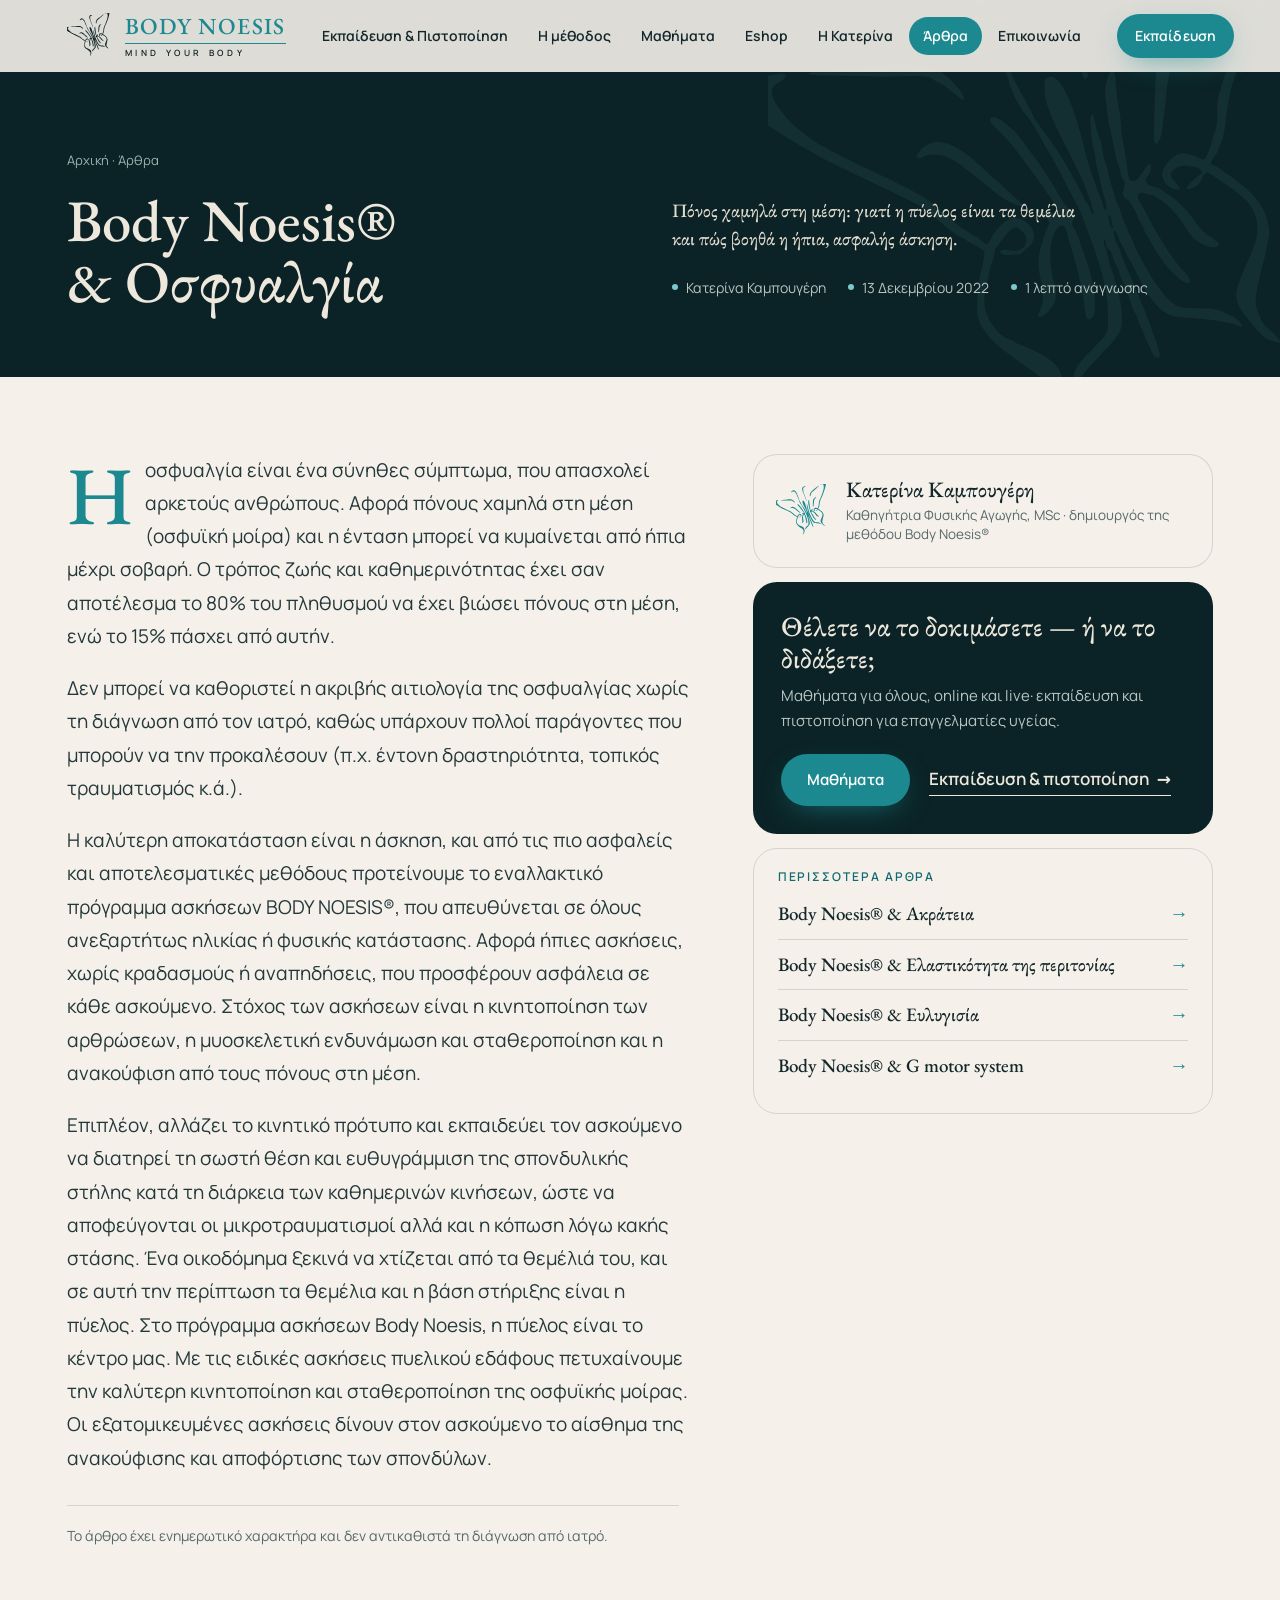
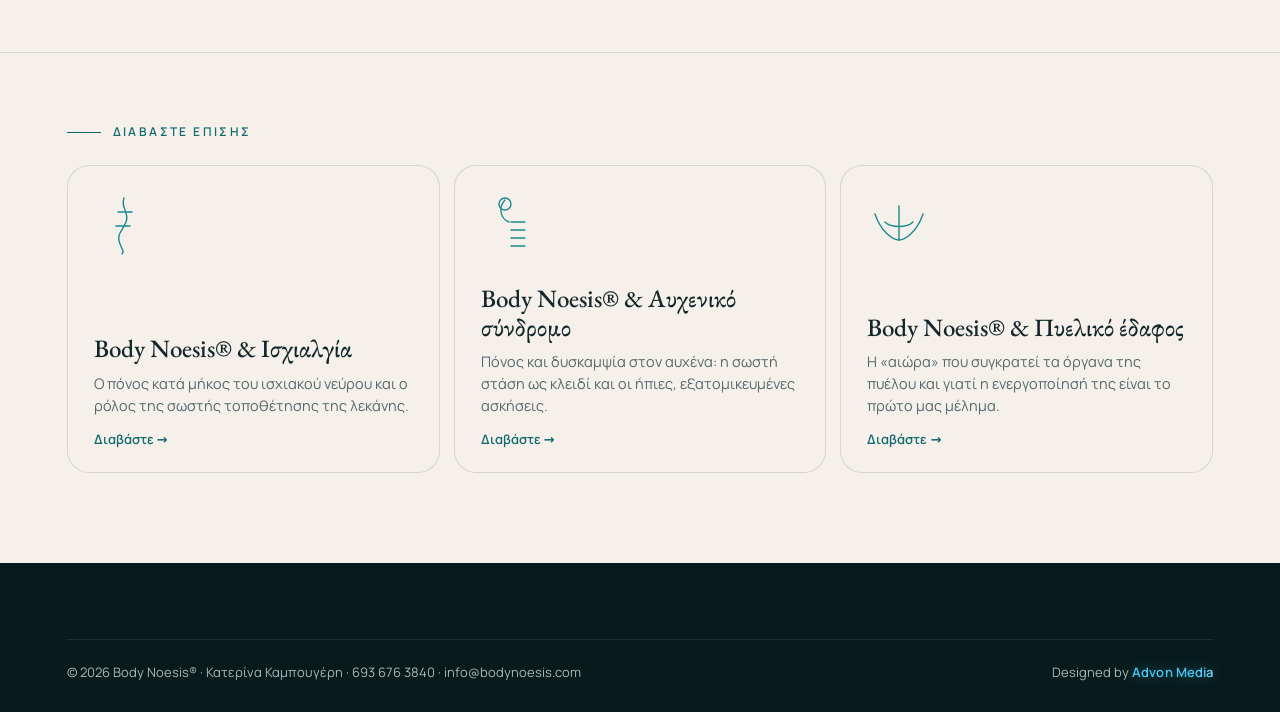
<file: arthro-oschialgia.html>
<!DOCTYPE html>
<html lang="el">
<head>
<meta charset="utf-8">
<meta name="viewport" content="width=device-width,initial-scale=1,viewport-fit=cover">
<title>Body Noesis® &amp; Οσφυαλγία | Κατερίνα Καμπουγέρη</title>
<!-- advon-icons · favicon.py · made from assets/img/body-noesis-icon.svg · vce3b1644 -->
<link rel="icon" href="favicon.ico?v=ce3b1644" sizes="32x32">
<link rel="icon" href="assets/icons/favicon.svg?v=ce3b1644" type="image/svg+xml">
<link rel="icon" href="assets/icons/favicon-96.png?v=ce3b1644" type="image/png" sizes="96x96">
<link rel="icon" href="assets/icons/favicon-48.png?v=ce3b1644" type="image/png" sizes="48x48">
<link rel="apple-touch-icon" href="assets/icons/apple-touch-icon.png?v=ce3b1644">
<link rel="manifest" href="site.webmanifest?v=ce3b1644">
<!-- /advon-icons -->
<meta name="description" content="Πόνος χαμηλά στη μέση: γιατί η πύελος είναι τα θεμέλια και πώς βοηθά η ήπια, ασφαλής άσκηση.">
<meta name="robots" content="index,follow,max-image-preview:large">
<script id="advon-draft-guard">/* Advon: drafts stay out of Google; the real domain is untouched */(function(h){if(/(^|\.)(drafts\.advonmedia\.com|github\.io|netlify\.app)$/.test(h)){var m=document.createElement("meta");m.name="robots";m.content="noindex,nofollow";document.head.appendChild(m)}})(location.hostname)</script>
<meta name="theme-color" content="#0B2326">
<meta name="color-scheme" content="light only">
<meta property="og:type" content="website"><meta property="og:locale" content="el_GR"><meta property="og:locale:alternate" content="en_GB">
<meta property="og:site_name" content="Body Noesis®">
<meta property="og:title" content="Body Noesis® &amp; Οσφυαλγία | Κατερίνα Καμπουγέρη"><meta property="og:description" content="Πόνος χαμηλά στη μέση: γιατί η πύελος είναι τα θεμέλια και πώς βοηθά η ήπια, ασφαλής άσκηση.">
<meta property="og:image" content="https://bodynoesis.com/assets/img/katerina-kampougeri-body-noesis-paralia-maxilari-1600.webp"><meta property="og:image:width" content="1600"><meta property="og:image:height" content="1200">
<meta name="twitter:card" content="summary_large_image">
<script>(function(){var h=document.documentElement;h.classList.add('js');try{if(!sessionStorage.getItem('bn-in')&&!matchMedia('(prefers-reduced-motion:reduce)').matches&&!document.hidden)0}catch(e){}})()</script>
<link rel="preload" href="assets/fonts/eb-garamond-greek-500.woff2" as="font" type="font/woff2" crossorigin>
<style id="advon-fonts">@font-face{font-family:'EB Garamond';font-style:normal;font-weight:500;font-display:swap;src:url(assets/fonts/eb-garamond-greek-500.woff2) format('woff2');unicode-range:U+0370-0377,U+037A-037F,U+0384-038A,U+038C,U+038E-03A1,U+03A3-03FF}
@font-face{font-family:'EB Garamond';font-style:normal;font-weight:500;font-display:swap;src:url(assets/fonts/eb-garamond-latin-500.woff2) format('woff2');unicode-range:U+0000-00FF,U+0131,U+0152-0153,U+02BB-02BC,U+02C6,U+02DA,U+02DC,U+0304,U+0308,U+0329,U+2000-206F,U+20AC,U+2122,U+2191,U+2193,U+2212,U+2215,U+FEFF,U+FFFD}
@font-face{font-family:'Manrope';font-style:normal;font-weight:400;font-display:swap;src:url(assets/fonts/manrope-greek-400.woff2) format('woff2');unicode-range:U+0370-0377,U+037A-037F,U+0384-038A,U+038C,U+038E-03A1,U+03A3-03FF}
@font-face{font-family:'Manrope';font-style:normal;font-weight:400;font-display:swap;src:url(assets/fonts/manrope-latin-400.woff2) format('woff2');unicode-range:U+0000-00FF,U+0131,U+0152-0153,U+02BB-02BC,U+02C6,U+02DA,U+02DC,U+0304,U+0308,U+0329,U+2000-206F,U+20AC,U+2122,U+2191,U+2193,U+2212,U+2215,U+FEFF,U+FFFD}
@font-face{font-family:'Manrope';font-style:normal;font-weight:600;font-display:swap;src:url(assets/fonts/manrope-greek-600.woff2) format('woff2');unicode-range:U+0370-0377,U+037A-037F,U+0384-038A,U+038C,U+038E-03A1,U+03A3-03FF}
@font-face{font-family:'Manrope';font-style:normal;font-weight:600;font-display:swap;src:url(assets/fonts/manrope-latin-600.woff2) format('woff2');unicode-range:U+0000-00FF,U+0131,U+0152-0153,U+02BB-02BC,U+02C6,U+02DA,U+02DC,U+0304,U+0308,U+0329,U+2000-206F,U+20AC,U+2122,U+2191,U+2193,U+2212,U+2215,U+FEFF,U+FFFD}</style>
<style>:root{--paper:#F5F1EA;--paper2:#EFE8DD;--surf:#E7DED0;--ink:#13272A;--mut:#56686B;--teal:#1C8990;--tealt:#13696F;--tealL:#7CC8CC;--deep:#0B2326;--deep2:#103136;--sand:#C9B590;--rasp:#983058;--rasp2:#7C2347;--line:rgba(19,39,42,.14);--lineL:rgba(245,241,234,.16);
--fd:'EB Garamond',Georgia,'Noto Serif',serif;--fb:'Manrope',system-ui,-apple-system,'Segoe UI',sans-serif;
--g:clamp(20px,5.2vw,120px);--gx:max(var(--g),calc((100vw - 1920px)/2));--r:22px;--ease:cubic-bezier(.22,1,.36,1);--sh1:0 1px 2px rgba(11,35,38,.06),0 6px 18px -8px rgba(11,35,38,.18);--sh2:0 2px 6px rgba(11,35,38,.08),0 24px 60px -24px rgba(11,35,38,.35);--sh3:0 40px 90px -40px rgba(11,35,38,.6)}
*,*::before,*::after{box-sizing:border-box}
html{-webkit-text-size-adjust:100%;scroll-behavior:smooth;scroll-padding-top:90px;color-scheme:light only}
html,body{overflow-x:clip}
body{margin:0;background:var(--paper);color:var(--ink);font:400 17px/1.65 var(--fb);-webkit-font-smoothing:antialiased;-moz-osx-font-smoothing:grayscale;text-rendering:optimizeLegibility}
img,video,svg{display:block;max-width:100%}img{height:auto}
a{color:inherit}
button{font:inherit;color:inherit;cursor:pointer}
h1,h2,h3,h4{margin:0;font-weight:500}
p{margin:0 0 1em}
::selection{background:var(--teal);color:#fff}
.wrap{width:calc(100% - 2*var(--g));max-width:1920px;margin:0 auto}
.sk{position:absolute;left:-9999px;top:0}.sk:focus{left:12px;top:12px;z-index:200;background:#fff;padding:10px 14px;border-radius:10px}
.d{font-family:var(--fd);font-weight:500;letter-spacing:-.012em;line-height:1.04;text-wrap:balance}
.kick{display:inline-flex;align-items:center;gap:12px;font:600 12px/1 var(--fb);letter-spacing:.2em;text-transform:uppercase;color:var(--tealt)}
.kick::before{content:"";width:34px;height:1px;background:currentColor;transform-origin:left;transform:scaleX(var(--kx,1));transition:transform .7s var(--ease)}
.on-dark .kick,.kick.l{color:var(--tealL)}
h2.d{font-size:clamp(38px,4.6vw,78px);margin:18px 0 0}
.lead{font-size:clamp(17px,1.25vw,20px);color:var(--mut);max-width:64ch;text-wrap:pretty}
.on-dark{background:var(--deep);color:#EDE7DC}
.on-dark .lead{color:#B9C6C4}
.sec{padding:clamp(80px,9vw,150px) 0;position:relative}
.num{font-variant-numeric:tabular-nums lining-nums}
.btn{display:inline-flex;align-items:center;justify-content:center;gap:10px;min-height:52px;padding:0 26px;border-radius:999px;border:0;background:var(--teal);color:#fff;font:600 15px/1 var(--fb);letter-spacing:.01em;text-decoration:none;position:relative;overflow:hidden;isolation:isolate;transition:transform .25s var(--ease),background .25s,box-shadow .25s;box-shadow:0 10px 30px -12px rgba(28,137,144,.8)}
.btn::after{content:"";position:absolute;inset:0;background:linear-gradient(100deg,transparent 30%,rgba(255,255,255,.28) 50%,transparent 70%);transform:translateX(-120%);z-index:-1}
.btn:active{transform:scale(.97)}
.btn.sec2{background:transparent;color:inherit;border:1px solid currentColor;box-shadow:none}
.btn.rasp{background:var(--rasp);box-shadow:0 10px 30px -12px rgba(152,48,88,.75)}
.btn.light{background:#F5F1EA;color:var(--deep);box-shadow:none}
@media (hover:hover){.btn:hover{transform:translateY(-2px)}.btn:hover::after{transform:translateX(120%);transition:transform .8s var(--ease)}.btn.sec2:hover{background:rgba(28,137,144,.08)}}
.tl{display:inline-flex;align-items:center;gap:8px;font-weight:600;text-decoration:none;border-bottom:1px solid currentColor;padding-bottom:2px}
.tl span{transition:transform .25s var(--ease)}@media (hover:hover){.tl:hover span{transform:translateX(4px)}}
/* ---------- header */
.hd{position:fixed;inset:0 0 auto;z-index:60;height:84px;display:flex;align-items:center;transition:background .35s,box-shadow .35s,height .35s;color:#F5F1EA}
.hd::before{content:"";position:absolute;inset:0;background:rgba(245,241,234,.9);backdrop-filter:saturate(1.4) blur(14px);-webkit-backdrop-filter:saturate(1.4) blur(14px);opacity:0;transition:opacity .35s;box-shadow:0 1px 0 var(--line)}
.hd.solid{color:var(--ink);height:72px}.hd.solid::before{opacity:1}
.hd .wrap{display:flex;align-items:center;gap:22px;position:relative}
.brand{display:flex;align-items:center;gap:12px;text-decoration:none;flex:none}
.brand svg{width:46px;height:46px;color:currentColor;transition:transform .8s var(--ease)}
.hd.solid .brand svg{color:var(--ink)}
.wm{display:flex;flex-direction:column;line-height:1}
.wm b{font:500 23px/1 var(--fd);letter-spacing:.06em;color:var(--tealL);padding-bottom:5px;border-bottom:1px solid currentColor}
.hd.solid .wm b{color:var(--teal)}
.wm i{font:600 8.6px/1 var(--fb);font-style:normal;letter-spacing:.42em;margin-top:5px}
.nav{display:flex;gap:2px;margin-left:auto;align-items:center}
.nav a{font:600 14px/1 var(--fb);text-decoration:none;padding:12px 12px;border-radius:999px;position:relative;white-space:nowrap}
.nav a::after{content:"";position:absolute;left:12px;right:12px;bottom:6px;height:1px;background:currentColor;transform:scaleX(0);transform-origin:left;transition:transform .35s var(--ease)}
@media (hover:hover){.nav a:hover::after{transform:scaleX(1)}}
.nav{position:relative}.nav a{z-index:1;padding:12px 14px;transition:color .35s}
.nav .pill{position:absolute;left:0;top:50%;width:0;height:38px;border-radius:999px;background:var(--teal);box-shadow:0 6px 18px -8px rgba(28,137,144,.7);transform:translate(0,-50%);pointer-events:none;z-index:0;opacity:0}
.nav .pill.go{transition:transform .55s var(--ease),width .55s var(--ease),opacity .3s}
.nav a.on{color:#fff}.nav a.on::after{display:none}
.nav a.cur{background:var(--teal);color:#fff}.nav a.cur::after{display:none}
.hdr{display:flex;align-items:center;gap:6px}
.cartb{position:relative;width:46px;height:46px;border-radius:50%;border:1px solid currentColor;background:transparent;display:grid;place-items:center;opacity:.92}
.cartb svg{width:20px;height:20px}
.cartb .cn{position:absolute;top:-4px;right:-4px;min-width:20px;height:20px;padding:0 5px;border-radius:10px;background:var(--rasp);color:#fff;font:700 11px/20px var(--fb);text-align:center;transform:scale(0);transition:transform .35s cubic-bezier(.34,1.56,.64,1)}
.cartb .cn.on{transform:scale(1)}
.cartb.bump{animation:bump .5s cubic-bezier(.34,1.56,.64,1)}@keyframes bump{40%{transform:scale(1.18)}}
.flags{display:flex;gap:4px}
.flags button{width:44px;height:44px;border:0;background:transparent;border-radius:50%;display:grid;place-items:center;opacity:.55;transition:opacity .2s}
.flags button[aria-pressed=true]{opacity:1}
.fl{display:block;width:20px;height:14px;overflow:hidden;line-height:0;border-radius:2px;box-shadow:0 0 0 1px rgba(0,0,0,.12)}
.fl svg{display:block;width:100%;height:100%}
.burger{display:none;width:46px;height:46px;border:1px solid currentColor;border-radius:50%;background:transparent;position:relative}
.burger i{position:absolute;left:14px;right:14px;height:1.5px;background:currentColor;transition:transform .35s var(--ease),opacity .2s}
.burger i:nth-child(1){top:17px}.burger i:nth-child(2){top:22px}.burger i:nth-child(3){top:27px}
.mm{position:fixed;inset:0;z-index:90;background:var(--deep);color:#F5F1EA;display:flex;flex-direction:column;padding:96px var(--g) 40px;transform:translateY(-100%);transition:transform .55s var(--ease);visibility:hidden}
.mm.open{transform:none;visibility:visible}
.mm a{font:500 clamp(30px,8vw,44px)/1.25 var(--fd);text-decoration:none;padding:6px 0;border-bottom:1px solid var(--lineL)}
.mm .x{position:absolute;top:18px;right:var(--g);width:50px;height:50px;border-radius:50%;border:1px solid rgba(245,241,234,.5);background:transparent;color:#F5F1EA;font-size:26px;line-height:1}
.mm .mmf{margin-top:auto;display:flex;gap:10px;align-items:center;flex-wrap:wrap}
@media (max-width:1220px){.nav{display:none}.burger{display:block}.hdr{margin-left:auto}}
@media (max-width:520px){.wm i{display:none}.wm b{font-size:19px;border:0;padding:0}.brand svg{width:38px;height:38px}.hd .flags{display:none}.hd{height:70px}}
/* ---------- intro (vertebrae align, page opens) */
#intro{position:fixed;inset:0;z-index:300;pointer-events:none;display:none}
html.bn-intro #intro{display:block;pointer-events:auto}
#intro .bd{position:absolute;left:0;right:0;height:calc(100%/7 + 1px);background:var(--deep);transition:transform .9s cubic-bezier(.76,0,.24,1)}
#intro .vb{position:absolute;left:50%;top:50%;width:min(96px,18vw);height:46%;transform:translate(-50%,-50%)}
#intro .vb i{position:absolute;left:0;width:100%;height:calc(100%/7*.7);border-radius:40%/60%;border:1.5px solid var(--tealL);background:rgba(124,200,204,.08);transform:translateX(var(--x));transition:transform .9s cubic-bezier(.34,1.3,.5,1),background .5s}
#intro .ibf{position:absolute;left:50%;top:calc(27% - 70px);width:84px;height:84px;margin-left:-42px;color:#F5F1EA;opacity:0;transform:translateY(10px) scale(.8);transition:opacity .6s,transform .8s var(--ease)}
#intro .iw{position:absolute;left:0;right:0;top:calc(73% + 10px);text-align:center;color:#F5F1EA;opacity:0;transition:opacity .6s .1s}
#intro .iw b{display:block;font:500 28px/1 var(--fd);letter-spacing:.12em;color:var(--tealL)}#intro .iw small{display:block;margin-top:10px;font:600 10px/1 var(--fb);letter-spacing:.44em}
#intro.al .vb i{transform:none;background:rgba(124,200,204,.22)}
#intro.bf .ibf{opacity:1;transform:none}#intro.bf .iw{opacity:1}
#intro.go .bd:nth-child(odd){transform:translateX(-101%)}#intro.go .bd:nth-child(even){transform:translateX(101%)}
#intro.go .vb,#intro.go .ibf,#intro.go .iw{opacity:0;transition:opacity .35s}
/* ---------- hero */
.hero{position:relative;min-height:max(640px,100svh);display:grid;grid-template-columns:minmax(0,46fr) minmax(0,54fr);background:var(--deep);color:#F2ECE2;overflow:clip}
.hero-t{position:relative;z-index:2;padding:calc(84px + clamp(30px,5vh,70px)) clamp(28px,4vw,72px) clamp(40px,6vh,80px) var(--gx);display:flex;flex-direction:column;justify-content:center}
.hero-t .ey{font:600 12px/1.4 var(--fb);letter-spacing:.22em;text-transform:uppercase;color:var(--tealL);display:flex;align-items:center;gap:12px}
.hero-t .ey::before{content:"";width:28px;height:1px;background:currentColor}
.hero h1{font:600 14px/1.55 var(--fb);letter-spacing:.02em;color:#C7D3D1;margin:22px 0 0;max-width:46ch}
.hero .disp{font-family:var(--fd);font-weight:500;font-size:clamp(46px,5.2vw,96px);line-height:.98;letter-spacing:-.02em;margin:16px 0 0;text-wrap:balance}
.hero .disp em{font-style:normal;color:var(--tealL);position:relative;white-space:nowrap}
.hero .disp em svg{position:absolute;left:-2%;right:-2%;bottom:-.08em;width:104%;height:.22em;overflow:visible}
.hero .disp em path{stroke:var(--sand);stroke-width:2.2;fill:none;stroke-dasharray:1;stroke-dashoffset:1;transition:stroke-dashoffset 1.2s .9s var(--ease)}
.hero.in .disp em path{stroke-dashoffset:0}
.hero .sub{margin:26px 0 0;font-size:clamp(16px,1.15vw,19px);color:#C3CFCD;max-width:52ch;text-wrap:pretty}
.hero .cta{display:flex;align-items:center;gap:24px;flex-wrap:wrap;margin-top:34px}
.hero .chips{display:flex;flex-wrap:wrap;gap:8px;margin-top:38px;padding:0;list-style:none}
.hero .chips li{font:600 12.5px/1 var(--fb);padding:11px 15px;border-radius:999px;border:1px solid rgba(124,200,204,.35);color:#DCE6E4}
.w{display:inline-block;overflow:hidden;vertical-align:top;padding-bottom:.08em;margin-bottom:-.08em}
.w>span{display:inline-block;transform:translateY(105%);transition:transform 1s var(--ease);transition-delay:calc(var(--i)*70ms + .2s)}
.hero.in .w>span{transform:none}
.hero .fade{opacity:0;transform:translateY(14px);transition:opacity .8s var(--ease),transform .8s var(--ease);transition-delay:calc(var(--d,0)*1ms + .5s)}
.hero.in .fade{opacity:1;transform:none}
.hero-p{position:relative;z-index:1;margin-top:84px;border-top-left-radius:clamp(40px,7vw,140px);overflow:hidden;background:#173a3f}
.hero-p picture,.hero-p img{display:block;width:100%;height:100%}
.hero-p img{object-fit:cover;object-position:72% 34%;transform:scale(1.08);transition:transform 2.4s var(--ease)}
.hero.in .hero-p img{transform:scale(1);animation:kb 26s 2.4s ease-in-out infinite alternate}
@keyframes kb{to{transform:scale(1.045) translate(-.8%,-.5%)}}
.hero-p::after{content:"";position:absolute;inset:0;background:linear-gradient(90deg,rgba(11,35,38,.55),rgba(11,35,38,0) 34%),linear-gradient(0deg,rgba(11,35,38,.45),transparent 30%);pointer-events:none}
.hero-card{position:absolute;left:clamp(18px,2.4vw,36px);bottom:clamp(18px,3vh,36px);z-index:3;display:flex;gap:14px;align-items:center;max-width:330px;padding:14px 18px 14px 14px;border-radius:18px;background:rgba(11,35,38,.55);backdrop-filter:blur(12px);-webkit-backdrop-filter:blur(12px);border:1px solid rgba(245,241,234,.18);color:#F2ECE2;text-decoration:none;font-size:13.5px;line-height:1.4;box-shadow:var(--sh2);animation:bob 6s ease-in-out infinite}
.hero-card b{display:block;font:500 18px/1.2 var(--fd);color:#fff}
.hero-card .seal{flex:none;width:58px;height:58px}
@keyframes bob{50%{transform:translateY(-6px)}}
.hero-spine{position:absolute;left:calc(var(--gx) - 2px);top:0;bottom:0;width:1px;z-index:1;opacity:.5;pointer-events:none}
.hero-bg{position:absolute;inset:0;z-index:0;pointer-events:none;overflow:hidden}
.hero-bg .o{position:absolute;border-radius:50%;filter:none}
.hero-bg .o1{width:70vmax;height:70vmax;left:-28vmax;top:-30vmax;background:radial-gradient(closest-side,rgba(28,137,144,.32),transparent);animation:dr1 28s ease-in-out infinite alternate}
.hero-bg .o2{width:50vmax;height:50vmax;left:10vmax;bottom:-32vmax;background:radial-gradient(closest-side,rgba(201,181,144,.14),transparent);animation:dr2 34s ease-in-out infinite alternate}
@keyframes dr1{to{transform:translate(8vmax,6vmax)}}@keyframes dr2{to{transform:translate(-6vmax,-5vmax)}}
.hero-bg .bfw{position:absolute;right:56%;top:52%;width:min(36vw,520px);color:rgba(124,200,204,.07);transform:translate(10%,-50%) rotate(-8deg)}
.hero .scroll{position:absolute;left:var(--gx);bottom:26px;z-index:3;font:600 11px/1 var(--fb);letter-spacing:.3em;color:#9fb3b1;display:flex;align-items:center;gap:12px;text-transform:uppercase;transition:opacity .4s}
.hero .scroll i{width:1px;height:34px;background:linear-gradient(var(--tealL),transparent);animation:sc 2.2s ease-in-out infinite}
@keyframes sc{0%{transform:scaleY(0);transform-origin:top}50%{transform:scaleY(1);transform-origin:top}51%{transform-origin:bottom}100%{transform:scaleY(0);transform-origin:bottom}}
@media (max-width:1000px){
 .hero{grid-template-columns:1fr;min-height:0}
 .hero-p{order:-1;margin-top:70px;border-radius:0;aspect-ratio:4/3;height:auto}
 .hero-p img{object-position:50% 50%;animation:none!important;transform:none!important}
 .hero-p::after{background:linear-gradient(0deg,var(--deep),rgba(11,35,38,0) 26%)}
 .hero-t{padding:10px var(--g) 64px;margin-top:-34px}
 .hero-card{left:auto;right:12px;bottom:auto;top:12px;max-width:250px;padding:10px 12px;font-size:12px;animation:none}
 .hero-card .seal{width:44px;height:44px}.hero-card b{font-size:15px}
 .hero .scroll,.hero-spine{display:none}
}
@media (max-width:520px){.hero-card{display:none}.hero .disp{font-size:clamp(40px,11.4vw,56px)}}
/* ---------- proof */
.proof{border-bottom:1px solid var(--line);background:var(--paper)}
.proof ul{list-style:none;margin:0;padding:0;display:grid;grid-template-columns:repeat(5,minmax(0,1fr))}
.proof li{padding:34px clamp(14px,1.6vw,28px);border-left:1px solid var(--line);opacity:0;transform:translateY(16px) rotateX(-40deg);transform-origin:50% 100%;transition:opacity .6s,transform .8s var(--ease);transition-delay:calc(var(--i)*70ms)}
.proof li:first-child{border-left:0;padding-left:0}
.proof.in li{opacity:1;transform:none}
.proof b{display:block;font:500 clamp(24px,2vw,32px)/1.08 var(--fd);color:var(--tealt)}
.proof span{display:block;margin-top:8px;font-size:14px;color:var(--mut);line-height:1.45}
@media (max-width:1000px){.proof ul{grid-template-columns:repeat(2,minmax(0,1fr))}.proof li{border-left:0;border-top:1px solid var(--line);padding:24px 14px 24px 0}.proof li:first-child{grid-column:1/-1}}
/* ---------- academy */
.acad{background:var(--deep);color:#EDE7DC;border-radius:clamp(36px,5vw,72px) clamp(36px,5vw,72px) 0 0;margin-top:-1px;overflow:clip;position:relative}
.acad .amb{position:absolute;inset:0;pointer-events:none;overflow:hidden}
.acad .amb i{position:absolute;border-radius:50%;border:1px solid rgba(124,200,204,.1)}
.a-head{display:grid;grid-template-columns:minmax(0,1.05fr) minmax(0,.95fr);gap:clamp(30px,5vw,96px);align-items:end}
.a-head h2{font-size:clamp(42px,5.4vw,96px)}
.a-head h2 em{font-style:normal;color:var(--tealL)}
.a-head .lead{margin:0}
.who{margin:clamp(56px,7vw,110px) 0 0;display:grid;grid-template-columns:minmax(0,.62fr) minmax(0,1.38fr);gap:clamp(30px,5vw,96px);align-items:start}
.who h3{font:600 12px/1.4 var(--fb);letter-spacing:.2em;text-transform:uppercase;color:var(--sand)}
.who ul{list-style:none;margin:0;padding:0}
.who li{display:flex;align-items:baseline;justify-content:space-between;gap:20px;padding:18px 0;border-top:1px solid var(--lineL);font:500 clamp(28px,3.4vw,58px)/1.05 var(--fd);color:rgba(237,231,220,.28);transition:color .6s,padding .6s var(--ease)}
.who li:last-child{border-bottom:1px solid var(--lineL)}
.who li small{font:600 12px/1.3 var(--fb);letter-spacing:.08em;color:var(--tealL);opacity:0;transition:opacity .6s;text-align:right;max-width:24ch}
.who li.lit{color:#F2ECE2;padding-left:clamp(0px,1.4vw,24px)}.who li.lit small{opacity:1}
.fmt{margin-top:clamp(56px,7vw,110px);display:grid;grid-template-columns:repeat(4,minmax(0,1fr));gap:14px}
.fmt div{padding:28px 24px 26px;border-radius:var(--r);background:var(--deep2);border:1px solid var(--lineL);position:relative;overflow:hidden;transform:translateY(30px) scale(.96);opacity:0;transition:transform .8s var(--ease),opacity .6s;transition-delay:calc(var(--i)*80ms)}
.fmt.in div{transform:none;opacity:1}
.fmt b{display:block;font:500 clamp(36px,3.2vw,52px)/1 var(--fd);color:#fff}
.fmt span{display:block;margin-top:14px;font:600 12px/1.3 var(--fb);letter-spacing:.16em;text-transform:uppercase;color:var(--tealL)}
.fmt p{margin:10px 0 0;font-size:15px;color:#B9C6C4;line-height:1.5}
.fmt div::before{content:"";position:absolute;left:0;top:0;height:2px;width:100%;background:linear-gradient(90deg,var(--teal),var(--sand));transform:scaleX(0);transform-origin:left;transition:transform 1s var(--ease);transition-delay:calc(var(--i)*80ms + .3s)}
.fmt.in div::before{transform:scaleX(1)}
.syl{margin-top:clamp(70px,8vw,130px);display:grid;grid-template-columns:minmax(0,.72fr) minmax(0,1.28fr);gap:clamp(30px,5vw,96px)}
.syl .st{position:sticky;top:110px;align-self:start}
.syl h3{font:500 clamp(32px,3.2vw,54px)/1.05 var(--fd)}
.syl .st p{color:#B9C6C4;margin-top:18px}
.syl .bar{margin-top:26px;height:3px;border-radius:3px;background:rgba(245,241,234,.12);overflow:hidden}
.syl .bar i{display:block;height:100%;width:100%;background:linear-gradient(90deg,var(--teal),var(--tealL));transform:scaleX(var(--p,0));transform-origin:left}
.syl .cnt{margin-top:12px;font:600 13px/1 var(--fb);color:var(--tealL)}
.syl ol{list-style:none;margin:0;padding:0;columns:2;column-gap:34px;counter-reset:m}
.syl li{break-inside:avoid;counter-increment:m;display:grid;grid-template-columns:44px minmax(0,1fr);gap:4px;padding:16px 0 16px;border-top:1px solid var(--lineL);font-size:16px;line-height:1.45;color:rgba(237,231,220,.5);transition:color .5s}
.syl li::before{content:counter(m,decimal-leading-zero);font:500 18px/1.3 var(--fd);color:rgba(124,200,204,.45);transition:color .5s}
.syl li.lit{color:#F2ECE2}.syl li.lit::before{color:var(--tealL)}
/* path */
.path{margin-top:clamp(80px,9vw,140px);display:grid;grid-template-columns:minmax(0,1fr) minmax(0,1fr);gap:clamp(30px,5vw,96px)}
.path h3{font:500 clamp(32px,3.2vw,54px)/1.05 var(--fd)}
.road{position:relative;padding-left:64px}
.road .ln{position:absolute;left:21px;top:8px;bottom:8px;width:2px;background:rgba(245,241,234,.1)}
.road .ln i{position:absolute;inset:0;background:linear-gradient(var(--tealL),var(--teal));transform:scaleY(var(--p,0));transform-origin:top}
.road .st2{position:relative;padding:4px 0 38px}
.road .st2:last-child{padding-bottom:0}
.road .dot{position:absolute;left:-64px;top:0;width:44px;height:30px;border-radius:44%/62%;border:1.5px solid rgba(124,200,204,.4);background:var(--deep);display:grid;place-items:center;font:600 13px/1 var(--fb);color:rgba(124,200,204,.7);transition:all .5s cubic-bezier(.34,1.56,.64,1)}
.road .st2.lit .dot{background:var(--teal);border-color:var(--teal);color:#fff;transform:scale(1.08)}
.road h4{font:500 26px/1.15 var(--fd);color:#F2ECE2}
.road p{margin:8px 0 0;color:#B9C6C4;font-size:15.5px}
/* certificate */
.cert-w{margin-top:clamp(80px,9vw,140px);display:grid;grid-template-columns:minmax(0,.9fr) minmax(0,1.1fr);gap:clamp(30px,5vw,96px);align-items:center}
.cert-w h3{font:500 clamp(32px,3.2vw,54px)/1.05 var(--fd)}
.cert-w .lead{margin-top:16px}
.field{display:block;margin-top:24px}
.field span{display:block;font:600 12px/1 var(--fb);letter-spacing:.14em;text-transform:uppercase;color:var(--tealL);margin-bottom:10px}
.field input,.field select,.field textarea{width:100%;min-height:54px;padding:14px 18px;border-radius:14px;border:1px solid rgba(245,241,234,.25);background:rgba(245,241,234,.06);color:#F5F1EA;font:500 17px/1.3 var(--fb);outline:none;transition:border-color .2s,background .2s}
.field textarea{min-height:110px;resize:vertical}
.field select option{color:#13272A}
.field input:focus,.field select:focus,.field textarea:focus{border-color:var(--tealL);background:rgba(245,241,234,.1)}
.cert{position:relative;aspect-ratio:1.414/1;border-radius:6px;background:#FBF8F2;color:#1F3134;padding:clamp(18px,3.4%,44px);box-shadow:var(--sh3);transform:perspective(1400px) rotateY(var(--ry,-8deg)) rotateX(var(--rx,4deg));transition:transform .6s var(--ease);overflow:hidden}
.cert::before{content:"";position:absolute;inset:clamp(8px,1.6%,16px);border:1px solid #C9B590;border-radius:3px;pointer-events:none}
.cert::after{content:"";position:absolute;inset:calc(clamp(8px,1.6%,16px) + 5px);border:1px solid rgba(201,181,144,.5);border-radius:2px;pointer-events:none}
.cert .ci{position:relative;height:100%;display:flex;flex-direction:column;align-items:center;justify-content:space-between;text-align:center;padding:4% 6%}
.cert .cbf{width:11%;color:#1F3134}
.cert .ctt{font:600 clamp(8px,.85vw,12px)/1 var(--fb);letter-spacing:.38em;color:var(--teal)}
.cert .cn2{font:500 clamp(10px,1.1vw,15px)/1.2 var(--fd);letter-spacing:.2em;text-transform:uppercase}
.cert .nm{font:500 clamp(22px,3vw,46px)/1.1 var(--fd);color:#0B2326;min-height:1.1em;border-bottom:1px solid #C9B590;padding:0 6% 4px;transition:opacity .2s}
.cert .tx{font-size:clamp(9px,.9vw,13px);line-height:1.5;color:#4C5D60;max-width:46ch}
.cert .sg{display:flex;justify-content:space-between;width:100%;align-items:flex-end;font-size:clamp(8px,.8vw,11px);color:#5c6b6d}
.cert .sg div{border-top:1px solid #9aa7a8;padding-top:4px;min-width:30%}
.cert .sg svg{width:clamp(80px,12vw,150px);height:auto;margin:0 auto -2px;stroke:#0B2326;fill:none;stroke-width:1.4;stroke-dasharray:1;stroke-dashoffset:1;transition:stroke-dashoffset 2s var(--ease)}
.cert.in .sg svg{stroke-dashoffset:0}
.cert .stamp{position:absolute;right:5%;bottom:5%;width:clamp(48px,7vw,86px);aspect-ratio:1;border-radius:50%;border:2px solid rgba(152,48,88,.55);color:rgba(152,48,88,.75);display:grid;place-items:center;transform:rotate(-14deg) scale(1.6);opacity:0;transition:transform .6s cubic-bezier(.34,1.56,.64,1) 1.2s,opacity .3s 1.2s}
.cert.in .stamp{transform:rotate(-14deg);opacity:1}
.cert .stamp svg{width:84%;height:84%}
.cert-note{margin-top:14px;font-size:12px;color:#8FA3A1}
/* team */
.team{margin-top:clamp(80px,9vw,140px)}
.team h3{font:500 clamp(32px,3.2vw,54px)/1.05 var(--fd);max-width:20ch}
.tg{display:grid;grid-template-columns:repeat(3,minmax(0,1fr));gap:18px;margin-top:40px}
.tc{border-radius:var(--r);background:var(--deep2);border:1px solid var(--lineL);overflow:hidden;display:flex;flex-direction:column}
.tc figure{margin:0;aspect-ratio:1/1;overflow:hidden;background:#1a3c41}
.tc img{width:100%;height:100%;object-fit:cover;transition:transform 1.2s var(--ease)}
@media (hover:hover){.tc:hover img{transform:scale(1.04)}}
.tc div{padding:22px 24px 26px}
.tc b{display:block;font:500 26px/1.1 var(--fd);color:#fff}
.tc small{display:block;margin-top:6px;font:600 12px/1.4 var(--fb);letter-spacing:.12em;text-transform:uppercase;color:var(--tealL)}
.tc p{margin:12px 0 0;font-size:15px;color:#B9C6C4;line-height:1.55}
.tc.es{lang:es}
/* price */
.price{margin-top:clamp(80px,9vw,140px);display:grid;grid-template-columns:minmax(0,.8fr) minmax(0,1.2fr);gap:clamp(30px,5vw,96px);align-items:start}
.price h3{font:500 clamp(32px,3.2vw,54px)/1.05 var(--fd)}
.pg{display:grid;grid-template-columns:repeat(3,minmax(0,1fr));gap:14px}
.pc{padding:28px 22px;border-radius:var(--r);border:1px solid var(--lineL);background:rgba(245,241,234,.03);text-align:left}
.pc.hi{background:var(--teal);border-color:var(--teal);color:#fff}
.pc b{display:block;font:500 clamp(40px,3.6vw,58px)/1 var(--fd)}
.pc span{display:block;margin-top:12px;font:600 13px/1.4 var(--fb);color:var(--tealL)}
.pc.hi span{color:#E2F4F5}
.pnote{grid-column:1/-1;margin:8px 0 0;font-size:14px;color:#9FB3B1}
.perk{grid-column:1/-1;display:flex;align-items:center;gap:14px;padding:16px 20px;border-radius:16px;border:1px dashed rgba(201,181,144,.5);color:#EDE7DC;font-size:15px}
.perk b{font:500 26px/1 var(--fd);color:var(--sand)}
.enq{margin-top:clamp(80px,9vw,140px);border-radius:clamp(26px,3vw,44px);background:linear-gradient(135deg,#123a40,#0e2c30);border:1px solid var(--lineL);padding:clamp(28px,4.4vw,70px);display:grid;grid-template-columns:minmax(0,.9fr) minmax(0,1.1fr);gap:clamp(24px,4vw,70px);position:relative;overflow:hidden}
.enq h3{font:500 clamp(34px,3.6vw,60px)/1.03 var(--fd)}
.enq .fgr{display:grid;grid-template-columns:minmax(0,1fr) minmax(0,1fr);gap:0 14px}
.enq .fgr .full{grid-column:1/-1}
.enq .bts{display:flex;gap:10px;flex-wrap:wrap;margin-top:22px}
.es-l{margin-top:22px;font-size:14px;color:#9FB3B1;font-style:italic}
@media (max-width:600px){.fmt{gap:10px}.fmt div{padding:22px 16px}.fmt b{font-size:clamp(26px,7.6vw,34px)}}
@media (max-width:1000px){.a-head,.who,.syl,.path,.cert-w,.price,.enq{grid-template-columns:1fr}.fmt{grid-template-columns:repeat(2,minmax(0,1fr))}.syl ol{columns:1}.syl .st{position:static}.tg{grid-template-columns:1fr}.pg{grid-template-columns:1fr}.enq .fgr{grid-template-columns:1fr}.who li small{display:none}}
@media (min-width:600px) and (max-width:1000px){.tg{grid-template-columns:repeat(2,minmax(0,1fr))}.tg .tc:last-child{grid-column:1/-1}.tg .tc:last-child figure{aspect-ratio:16/9}}
/* ---------- method (spine) */
.meth{background:var(--paper)}
.m-head{display:grid;grid-template-columns:minmax(0,1fr) minmax(0,1fr);gap:clamp(30px,5vw,96px);align-items:end}
.m-head .lead{margin:0}
.mstage{margin-top:clamp(50px,6vw,90px);display:grid;grid-template-columns:minmax(0,.9fr) minmax(0,1.1fr);gap:clamp(30px,5vw,96px)}
.sp-w{position:sticky;top:96px;align-self:start;height:calc(100svh - 130px);min-height:520px;max-height:860px;border-radius:clamp(26px,3vw,44px);background:radial-gradient(120% 80% at 50% 110%,rgba(28,137,144,.18),transparent 60%),var(--paper2);border:1px solid var(--line);overflow:hidden;display:flex;align-items:center;justify-content:center}
.sp-w svg.sp{height:88%;width:auto;overflow:visible}
.sp-w .vt{fill:#FBF8F2;stroke:var(--ink);stroke-width:1.6}
.sp-w .vt.on{fill:var(--teal);stroke:var(--tealt)}
.sp-w .disc{fill:var(--sand);opacity:.7}
.sp-w .pel{fill:none;stroke:var(--ink);stroke-width:1.6}
.sp-w .pelf{fill:var(--rasp);opacity:0;transition:opacity .6s}
.sp-w.pf .pelf{opacity:.32}
.sp-w .axis{stroke:var(--teal);stroke-width:1;stroke-dasharray:4 6;opacity:.6}
.sp-w .lab{position:absolute;left:22px;bottom:20px;font:600 12px/1.4 var(--fb);letter-spacing:.14em;text-transform:uppercase;color:var(--mut)}
.sp-w .lab b{display:block;font:500 34px/1 var(--fd);letter-spacing:0;text-transform:none;color:var(--tealt)}
.sp-w .bfm{position:absolute;right:22px;top:22px;width:56px;color:var(--ink);opacity:.85}
.prs{list-style:none;margin:0;padding:0}
.prs li{padding:clamp(28px,5vh,56px) 0;border-top:1px solid var(--line);opacity:.32;transition:opacity .6s}
.prs li.lit{opacity:1}
.prs li span{font:600 12px/1 var(--fb);letter-spacing:.2em;text-transform:uppercase;color:var(--tealt)}
.prs h3{font:500 clamp(28px,2.6vw,42px)/1.1 var(--fd);margin:12px 0 12px}
.prs p{color:var(--mut);margin:0;max-width:56ch}
.prs li:last-child{border-bottom:1px solid var(--line)}
.qb{margin-top:clamp(60px,7vw,110px);text-align:center}
.qb blockquote{margin:0 auto;max-width:22ch;font:500 clamp(40px,5vw,86px)/1.04 var(--fd);letter-spacing:-.015em;text-wrap:balance}
.qb blockquote .ww{opacity:.16;transition:opacity .4s}
.qb blockquote .ww.on{opacity:1}
.qb cite{display:block;margin-top:20px;font:600 13px/1 var(--fb);font-style:normal;letter-spacing:.16em;text-transform:uppercase;color:var(--tealt)}
.org{margin:28px auto 0;max-width:70ch;text-align:center;color:var(--mut);font-size:15.5px}
@media (max-width:1000px){.m-head,.mstage{grid-template-columns:1fr}.sp-w{position:sticky;top:72px;height:44svh;min-height:300px;z-index:2;box-shadow:var(--sh1)}.prs li{padding:28px 0}}
/* ---------- ticker */
.tick{background:var(--teal);color:#fff;overflow:hidden;padding:20px 0;-webkit-mask-image:linear-gradient(90deg,transparent,#000 8%,#000 92%,transparent);mask-image:linear-gradient(90deg,transparent,#000 8%,#000 92%,transparent)}
.tick .tr{display:flex;width:max-content;animation:tk 46s linear infinite}
.tick span{font:500 clamp(24px,2.4vw,38px)/1 var(--fd);padding:0 28px;display:flex;align-items:center;gap:56px;white-space:nowrap}
.tick span::after{content:"";width:10px;height:7px;border-radius:44%/62%;border:1.5px solid rgba(255,255,255,.7)}
@keyframes tk{to{transform:translateX(-50%)}}
@media (hover:hover){.tick:hover .tr{animation-play-state:paused}}
/* ---------- lessons */
.less{background:var(--paper2)}
.l-grid{margin-top:clamp(44px,5vw,80px);display:grid;grid-template-columns:minmax(0,1.1fr) minmax(0,.9fr);gap:clamp(24px,4vw,70px);align-items:stretch}
.l-ph{position:relative;border-radius:clamp(26px,3vw,44px);overflow:hidden;min-height:420px;background:#cfc3b2}
.l-ph img{position:absolute;inset:0;width:100%;height:100%;object-fit:cover;object-position:50% 40%}
.l-ph .tag{position:absolute;left:18px;bottom:18px;padding:10px 14px;border-radius:12px;background:rgba(245,241,234,.9);font:600 13px/1.3 var(--fb);color:var(--ink)}
.l-list{display:flex;flex-direction:column;gap:14px}
.lc{padding:28px;border-radius:var(--r);background:var(--paper);border:1px solid var(--line);box-shadow:var(--sh1);display:grid;grid-template-columns:minmax(0,1fr) auto;gap:6px 18px;align-items:start;transition:transform .4s var(--ease),box-shadow .4s}
@media (hover:hover){.lc:hover{transform:translateY(-4px);box-shadow:var(--sh2)}}
.lc h3{font:500 28px/1.1 var(--fd)}
.lc p{grid-column:1/-1;margin:8px 0 0;color:var(--mut);font-size:15.5px}
.lc .pr{text-align:right;font:500 30px/1 var(--fd);color:var(--tealt)}.lc .pr small{display:block;font:600 11.5px/1.3 var(--fb);color:var(--mut);margin-top:6px}
.lc.pro{background:var(--deep);color:#EDE7DC;border-color:transparent}.lc.pro p{color:#B9C6C4}.lc.pro .pr{color:var(--tealL);font-size:18px;font-family:var(--fb);font-weight:600;align-self:center}
.plat{margin-top:18px;font-size:14px;color:var(--mut)}
@media (max-width:1000px){.l-grid{grid-template-columns:1fr}.l-ph{min-height:0;aspect-ratio:1/1}}
/* ---------- shop */
.shop{background:var(--paper)}
.s-head{display:grid;grid-template-columns:minmax(0,1fr) minmax(0,1fr);gap:clamp(30px,5vw,96px);align-items:end}
.s-head .lead{margin:0}
.s-head h2 em{font-style:normal;color:var(--rasp)}
.prod{margin-top:clamp(56px,7vw,110px);display:grid;grid-template-columns:minmax(0,1.05fr) minmax(0,.95fr);gap:clamp(24px,5vw,90px);align-items:center}
.prod.flip{grid-template-columns:minmax(0,.95fr) minmax(0,1.05fr)}
.prod.flip .pgal{order:2}
.pgal{position:relative}
.pmain{position:relative;border-radius:clamp(22px,2.6vw,38px);overflow:hidden;background:#EAE3D8;aspect-ratio:1/1;box-shadow:var(--sh2)}
.pmain img{position:absolute;inset:0;width:100%;height:100%;object-fit:contain;background:#fff;opacity:0;transition:opacity .6s,transform 1s var(--ease);transform:scale(1.03)}
.pmain img.on{opacity:1;transform:none}
.pmain button{position:absolute;inset:0;border:0;background:transparent;z-index:2;cursor:zoom-in}
.pthumbs{display:flex;gap:8px;margin-top:12px;flex-wrap:wrap}
.pthumbs button{width:64px;height:64px;border-radius:12px;overflow:hidden;border:2px solid transparent;padding:0;background:#fff;transition:border-color .2s,transform .2s}
.pthumbs button[aria-pressed=true]{border-color:var(--rasp)}
.pthumbs img{width:100%;height:100%;object-fit:contain}
.pinfo .pat{display:inline-flex;align-items:center;gap:8px;font:600 12px/1 var(--fb);letter-spacing:.14em;text-transform:uppercase;color:var(--rasp);padding:9px 12px;border-radius:999px;background:rgba(152,48,88,.08)}
.pinfo h3{font:500 clamp(34px,3.4vw,58px)/1.04 var(--fd);margin:18px 0 0}
.pinfo .pp{display:flex;align-items:baseline;gap:14px;margin:18px 0 0}
.pinfo .pp b{font:500 clamp(38px,3.4vw,54px)/1 var(--fd);color:var(--rasp)}
.pinfo .pp s{font-size:20px;color:var(--mut)}
.pinfo .pp small{font-size:13px;color:var(--mut)}
.pinfo .lead{margin-top:18px;max-width:54ch}
.pinfo ul.pts{list-style:none;padding:0;margin:20px 0 0;display:grid;gap:8px}
.pinfo ul.pts li{display:flex;gap:12px;font-size:15.5px;line-height:1.5}
.pinfo ul.pts li::before{content:"";flex:none;width:9px;height:6px;margin-top:9px;border-radius:44%/62%;border:1.5px solid var(--teal)}
.pinfo .dims{margin-top:18px;font-size:14px;color:var(--mut);padding-top:14px;border-top:1px solid var(--line)}
.buy{display:flex;align-items:center;gap:12px;margin-top:24px;flex-wrap:wrap}
.qty{display:inline-flex;align-items:center;border:1px solid var(--line);border-radius:999px;height:52px;background:#fff}
.qty button{width:46px;height:50px;border:0;background:transparent;font-size:20px}
.qty output{min-width:28px;text-align:center;font-weight:600}
.more{border:0;background:transparent;padding:10px 4px;font-weight:600;border-bottom:1px solid currentColor}
.patent{margin-top:clamp(56px,7vw,110px);display:grid;grid-template-columns:minmax(0,.55fr) minmax(0,1.45fr);gap:clamp(24px,4vw,70px);align-items:center;padding:clamp(24px,3vw,44px);border-radius:clamp(26px,3vw,44px);background:var(--paper2);border:1px solid var(--line)}
.patent button{border:0;padding:0;background:transparent;cursor:zoom-in;border-radius:10px;overflow:hidden;box-shadow:var(--sh2);transform:rotate(-2deg);transition:transform .5s var(--ease)}
@media (hover:hover){.patent button:hover{transform:rotate(0) scale(1.02)}}
.patent h3{font:500 clamp(28px,2.6vw,42px)/1.1 var(--fd)}
.patent p{color:var(--mut);margin:12px 0 0}
.how{margin-top:clamp(40px,5vw,70px);display:grid;grid-template-columns:repeat(3,minmax(0,1fr));gap:14px;counter-reset:h}
.how div{padding:26px;border-radius:var(--r);border:1px solid var(--line);counter-increment:h;position:relative}
.how div::before{content:counter(h);display:grid;place-items:center;width:38px;height:38px;border-radius:50%;background:var(--rasp);color:#fff;font:600 15px/1 var(--fb);margin-bottom:16px}
.how b{display:block;font:500 24px/1.15 var(--fd)}
.how p{margin:8px 0 0;font-size:15px;color:var(--mut)}
.nocard{margin-top:16px;display:flex;align-items:center;gap:10px;font-size:14.5px;color:var(--mut)}
.nocard svg{width:20px;height:20px;flex:none;color:var(--teal)}
@media (max-width:1000px){.s-head,.prod,.prod.flip,.patent{grid-template-columns:1fr}.prod.flip .pgal{order:0}.how{grid-template-columns:1fr}.patent button{max-width:260px}}
/* ---------- cart drawer + checkout */
.ov{position:fixed;inset:0;z-index:120;background:rgba(11,35,38,.5);opacity:0;visibility:hidden;transition:opacity .35s,visibility .35s}
.ov.on{opacity:1;visibility:visible}
.drawer{position:fixed;top:0;right:0;bottom:0;z-index:130;width:min(460px,100%);background:var(--paper);display:flex;flex-direction:column;transform:translateX(102%);transition:transform .5s var(--ease);box-shadow:var(--sh3);visibility:hidden}
.drawer.on{transform:none;visibility:visible}
.drawer header{display:flex;align-items:center;justify-content:space-between;padding:22px 24px;border-bottom:1px solid var(--line)}
.drawer header b{font:500 28px/1 var(--fd)}
.xb{width:46px;height:46px;border-radius:50%;border:1px solid var(--line);background:#fff;font-size:22px;line-height:1}
.drawer .items{flex:1;overflow:auto;padding:8px 24px}
.ci2{display:grid;grid-template-columns:72px minmax(0,1fr) auto;gap:14px;align-items:center;padding:16px 0;border-bottom:1px solid var(--line)}
.ci2 img{width:72px;height:72px;object-fit:contain;background:#fff;border-radius:12px}
.ci2 b{display:block;font:500 19px/1.2 var(--fd)}
.ci2 small{color:var(--mut)}
.ci2 .qty{height:40px}.ci2 .qty button{width:36px;height:38px;font-size:17px}
.ci2 .rm{border:0;background:transparent;color:var(--mut);font-size:13px;text-decoration:underline;padding:4px 0}
.empty{padding:40px 0;text-align:center;color:var(--mut)}
.drawer footer{padding:20px 24px 24px;border-top:1px solid var(--line);background:var(--paper2)}
.tot{display:flex;justify-content:space-between;align-items:baseline;font-size:15px}
.tot b{font:500 34px/1 var(--fd);color:var(--rasp)}
.drawer footer p{font-size:13px;color:var(--mut);margin:8px 0 14px}
.drawer footer .btn{width:100%}
.dlg{position:fixed;inset:0;z-index:140;display:grid;place-items:center;padding:16px;visibility:hidden;opacity:0;transition:opacity .3s,visibility .3s}
.dlg.on{visibility:visible;opacity:1}
.dlg .box{position:relative;width:min(760px,100%);max-height:calc(100dvh - 32px);overflow:auto;background:var(--paper);border-radius:28px;padding:clamp(22px,4vw,44px);box-shadow:var(--sh3);transform:translateY(24px) scale(.98);transition:transform .45s var(--ease)}
.dlg.on .box{transform:none}
.dlg .xb{position:absolute;top:16px;right:16px}
.dlg h3{font:500 clamp(30px,3vw,44px)/1.05 var(--fd);padding-right:56px}
.dlg .sum{margin-top:14px;padding:14px 16px;border-radius:14px;background:var(--paper2);font-size:14.5px}
.dlg .sum div{display:flex;justify-content:space-between;gap:12px;padding:3px 0}
.dlg .sum .t{border-top:1px solid var(--line);margin-top:6px;padding-top:8px;font-weight:600}
.lf{display:block;margin-top:14px}
.lf>span{display:block;font:600 12.5px/1 var(--fb);color:var(--mut);margin-bottom:8px}
.lf input,.lf select,.lf textarea{width:100%;min-height:50px;padding:12px 16px;border-radius:12px;border:1px solid rgba(19,39,42,.2);background:#fff;font:500 16px/1.3 var(--fb);color:var(--ink);outline:none}
.lf textarea{min-height:90px;resize:vertical}
.lf input:focus,.lf select:focus,.lf textarea:focus{border-color:var(--teal);box-shadow:0 0 0 3px rgba(28,137,144,.15)}
.lf.err input{border-color:#B3261E}.lf .fe{display:none;color:#B3261E;font-size:13px;margin-top:6px}.lf.err .fe{display:block}
.g2{display:grid;grid-template-columns:minmax(0,1fr) minmax(0,1fr);gap:0 12px}
.opts{display:flex;flex-wrap:wrap;gap:8px}
.opts label{position:relative}
.opts input{position:absolute;opacity:0;inset:0}
.opts span{display:inline-flex;align-items:center;min-height:44px;padding:10px 16px;border-radius:999px;border:1px solid rgba(19,39,42,.2);background:#fff;font-size:14.5px;font-weight:600;cursor:pointer;transition:all .2s}
.opts input:checked+span{background:var(--teal);border-color:var(--teal);color:#fff}
.opts input:focus-visible+span{outline:2px solid var(--teal);outline-offset:2px}
.cons{display:flex;gap:10px;align-items:flex-start;margin-top:16px;font-size:13.5px;color:var(--mut)}
.cons input{width:20px;height:20px;margin-top:1px;flex:none;accent-color:var(--teal)}
.hp{position:absolute!important;left:-9999px;width:1px;height:1px;overflow:hidden}
.sent{text-align:center;padding:20px 0}
.sent svg{width:72px;height:72px;margin:0 auto 14px;color:var(--teal)}
@media (max-width:600px){.g2{grid-template-columns:1fr}.dlg{padding:0;place-items:end stretch}.dlg .box{border-radius:24px 24px 0 0;max-height:94dvh}}
/* product modal */
.pm .box{width:min(1080px,100%)}
.pm .pmg{display:grid;grid-template-columns:minmax(0,1fr) minmax(0,1fr);gap:clamp(18px,3vw,40px);margin-top:16px}
.pm .pmg img{width:100%;aspect-ratio:1/1;object-fit:contain;background:#fff;border-radius:18px}
.pm .pmt{display:flex;gap:6px;flex-wrap:wrap;margin-top:8px}
.pm .pmt button{width:58px;height:58px;padding:0;border-radius:10px;overflow:hidden;border:2px solid transparent;background:#fff}
.pm .pmt button[aria-pressed=true]{border-color:var(--rasp)}
.pm .pmt img{border-radius:0;aspect-ratio:1/1}
.pm .desc p{color:#3c4e51;font-size:15.5px}
@media (max-width:800px){.pm .pmg{grid-template-columns:1fr}}
/* ---------- reviews */
.rev{background:var(--deep);color:#EDE7DC;overflow:clip}
.r-wrap{display:grid;grid-template-columns:minmax(0,.7fr) minmax(0,1.3fr);gap:clamp(30px,5vw,96px);margin-top:clamp(44px,5vw,80px);align-items:start}
.rnames{list-style:none;margin:0;padding:0}
.rnames button{width:100%;display:flex;align-items:center;justify-content:space-between;gap:12px;padding:16px 0;border:0;border-top:1px solid var(--lineL);background:transparent;color:rgba(237,231,220,.45);font:500 24px/1.2 var(--fd);text-align:left;transition:color .3s,padding .4s var(--ease);position:relative}
.rnames button small{font:600 11px/1.3 var(--fb);letter-spacing:.12em;text-transform:uppercase;color:var(--tealL)}
.rnames button[aria-selected=true]{color:#fff;padding-left:18px}
.rnames button[aria-selected=true]::before{content:"";position:absolute;left:0;top:50%;width:8px;height:6px;margin-top:-3px;border-radius:44%/62%;background:var(--tealL)}
.rnames button .pb{position:absolute;left:0;bottom:-1px;height:1px;background:var(--tealL);width:0}
.rnames button[aria-selected=true] .pb{animation:pb 9s linear forwards}
.rev.paused .rnames .pb{animation-play-state:paused}
@keyframes pb{to{width:100%}}
.rq{position:relative;min-height:420px}
.rq figure{position:absolute;inset:0;margin:0;opacity:0;visibility:hidden;transform:translateY(18px);transition:opacity .6s,transform .8s var(--ease),visibility .6s}
.rq figure.on{position:relative;opacity:1;visibility:visible;transform:none}
.rq .stars{display:flex;gap:4px;color:var(--sand)}
.rq .stars svg{width:20px;height:20px}
.rq blockquote{margin:22px 0 0;font:500 clamp(22px,2.1vw,34px)/1.32 var(--fd);color:#F5F1EA;text-wrap:pretty}
.rq blockquote::before{content:"“";display:block;font:500 120px/.6 var(--fd);color:rgba(124,200,204,.25);margin-bottom:6px}
.rq figcaption{margin-top:24px;font:600 14px/1 var(--fb);letter-spacing:.12em;text-transform:uppercase;color:var(--tealL)}
.rq .pro{display:inline-block;margin-left:10px;padding:6px 10px;border-radius:999px;background:rgba(124,200,204,.14);font-size:11px;letter-spacing:.1em}
.r-note{margin-top:26px;font-size:13px;color:#8FA3A1}
@media (max-width:1000px){.r-wrap{grid-template-columns:1fr}.rnames{display:flex;overflow-x:auto;gap:8px;scroll-snap-type:x mandatory;padding-bottom:6px}.rnames li{flex:none;scroll-snap-align:start}.rnames button{border:1px solid var(--lineL);border-radius:999px;padding:12px 16px!important;font-size:17px}.rnames button small,.rnames button::before{display:none}.rq{min-height:0}}
/* ---------- about */
.ab-g{display:grid;grid-template-columns:minmax(0,.85fr) minmax(0,1.15fr);gap:clamp(30px,5vw,96px);align-items:start}
.ab-ph{position:sticky;top:100px}
.ab-ph figure{margin:0;border-radius:clamp(26px,3vw,44px);overflow:hidden;box-shadow:var(--sh2);transform:rotate(-2.5deg) scale(.94);opacity:0;transition:transform 1.1s var(--ease),opacity .7s}
.ab-ph.in figure{transform:none;opacity:1}
.ab-ph img{width:100%;height:auto}
.ab-ph .cap{margin-top:14px;font-size:13px;color:var(--mut)}
.ab-tx h2{font-size:clamp(40px,4.6vw,78px)}
.ab-tx .bio p{font-size:clamp(17px,1.2vw,19px);color:#2d4245;opacity:.22;transition:opacity .6s}
.ab-tx .bio p.lit{opacity:1}
.ab-tx .bio p b{font-weight:600;color:var(--ink)}
.tl2{list-style:none;margin:40px 0 0;padding:0 0 0 26px;position:relative}
.tl2::before{content:"";position:absolute;left:5px;top:6px;bottom:6px;width:1px;background:var(--line)}
.tl2 .lf2{position:absolute;left:5px;top:6px;width:1px;height:calc(100% - 12px);background:var(--teal);transform:scaleY(var(--p,0));transform-origin:top}
.tl2 li{position:relative;padding:0 0 26px}
.tl2 li::before{content:"";position:absolute;left:-26px;top:7px;width:11px;height:8px;border-radius:44%/62%;background:var(--paper);border:1.5px solid var(--teal);transition:background .4s}
.tl2 li.lit::before{background:var(--teal)}
.tl2 b{display:block;font:500 22px/1.2 var(--fd)}
.tl2 span{display:block;font-size:15px;color:var(--mut);margin-top:4px}
.sem{margin-top:30px;display:flex;flex-wrap:wrap;gap:8px}
.sem span{padding:9px 14px;border-radius:999px;border:1px solid var(--line);font-size:13.5px;font-weight:600;color:#33484b}
@media (max-width:1000px){.ab-g{grid-template-columns:1fr}.ab-ph{position:static;max-width:520px}}
/* ---------- articles */
.arts{background:var(--paper2)}
.ag{margin-top:clamp(44px,5vw,80px);display:grid;grid-template-columns:repeat(3,minmax(0,1fr));gap:14px}
.ac{display:flex;flex-direction:column;padding:26px;border-radius:var(--r);background:var(--paper);border:1px solid var(--line);text-decoration:none;transition:transform .45s var(--ease),box-shadow .45s;min-height:260px;position:relative;overflow:hidden}
.ac svg{width:64px;height:64px;color:var(--teal);stroke:currentColor;fill:none;stroke-width:1.4;stroke-linecap:round;stroke-linejoin:round}
.ac svg *{stroke-dasharray:1;stroke-dashoffset:var(--dof,1);transition:stroke-dashoffset 1.6s var(--ease)}
.ag.in .ac svg *{--dof:0}
.ac h3{font:500 25px/1.15 var(--fd);margin-top:auto;padding-top:28px}
.ac p{margin:10px 0 0;font-size:14.5px;color:var(--mut);line-height:1.5}
.ac .rd{margin-top:16px;font:600 13px/1 var(--fb);color:var(--tealt)}
@media (hover:hover){.ac:hover{transform:translateY(-5px);box-shadow:var(--sh2)}}
@media (max-width:1000px){.ag{grid-template-columns:repeat(2,minmax(0,1fr))}}
@media (max-width:600px){.ag{grid-template-columns:1fr}.ac{min-height:0}}
/* ---------- FAQ */
.faq-g{display:grid;grid-template-columns:minmax(0,.8fr) minmax(0,1.2fr);gap:clamp(30px,5vw,96px);align-items:start}
.faq-g .st{position:sticky;top:110px}
.faq details{border-top:1px solid var(--line)}
.faq details:last-child{border-bottom:1px solid var(--line)}
.faq summary{list-style:none;display:flex;justify-content:space-between;gap:18px;align-items:center;padding:22px 0;cursor:pointer;font:500 clamp(21px,1.7vw,26px)/1.25 var(--fd);transition:padding .3s var(--ease)}
.faq summary::-webkit-details-marker{display:none}
.faq summary i{flex:none;width:36px;height:36px;border-radius:50%;border:1px solid var(--line);position:relative;transition:transform .4s var(--ease),background .3s}
.faq summary i::before,.faq summary i::after{content:"";position:absolute;left:50%;top:50%;width:12px;height:1.5px;margin:-.75px 0 0 -6px;background:currentColor}
.faq summary i::after{transform:rotate(90deg);transition:transform .3s}
.faq details[open] summary i{background:var(--teal);color:#fff;border-color:var(--teal)}
.faq details[open] summary i::after{transform:rotate(0)}
@media (hover:hover){.faq summary:hover{padding-left:8px}}
.faq .an{padding:0 0 24px;color:var(--mut);max-width:64ch}
.faq .an p{margin:0 0 10px}
.glance{margin-top:34px;padding:24px;border-radius:var(--r);background:var(--paper2);border:1px solid var(--line);font-size:15px}
.glance h3{font:600 12px/1 var(--fb);letter-spacing:.18em;text-transform:uppercase;color:var(--tealt);margin-bottom:12px}
.glance dl{margin:0;display:grid;grid-template-columns:auto minmax(0,1fr);gap:8px 16px}
.glance dt{font-weight:600}.glance dd{margin:0;color:var(--mut)}
@media (max-width:1000px){.faq-g{grid-template-columns:1fr}.faq-g .st{position:static}}
/* ---------- contact */
.ct{background:var(--deep);color:#EDE7DC;border-radius:clamp(36px,5vw,72px) clamp(36px,5vw,72px) 0 0;overflow:clip;position:relative}
.ct-g{display:grid;grid-template-columns:minmax(0,1.1fr) minmax(0,.9fr);gap:clamp(30px,5vw,96px);align-items:end}
.ct h2{font-size:clamp(46px,6vw,110px)}
.ct h2 em{font-style:normal;color:var(--tealL)}
.ct-l{list-style:none;margin:0;padding:0}
.ct-l a{display:flex;align-items:center;justify-content:space-between;gap:16px;padding:22px 0;border-top:1px solid var(--lineL);text-decoration:none;font:500 clamp(22px,2vw,30px)/1.2 var(--fd);transition:padding .35s var(--ease),color .3s}
.ct-l li:last-child a{border-bottom:1px solid var(--lineL)}
.ct-l a small{display:block;font:600 11.5px/1 var(--fb);letter-spacing:.16em;text-transform:uppercase;color:var(--tealL);margin-bottom:8px}
.ct-l a span:last-child{font-size:22px;color:var(--tealL);transition:transform .35s var(--ease)}
@media (hover:hover){.ct-l a:hover{padding-left:10px;color:#fff}.ct-l a:hover span:last-child{transform:translate(4px,-4px)}}
.ct .note{margin-top:30px;font-size:14px;color:#9FB3B1;max-width:60ch}
.ct .bfx{position:absolute;right:-6vw;top:-4vw;width:min(46vw,640px);color:rgba(124,200,204,.06);pointer-events:none;transform:rotate(12deg)}
@media (max-width:1000px){.ct-g{grid-template-columns:1fr}}
/* ---------- footer */
.ft{background:#071a1c;color:#A9B8B6;padding:clamp(60px,6vw,96px) 0 calc(28px + env(safe-area-inset-bottom));font-size:14.5px}
.ft-g{display:grid;grid-template-columns:minmax(0,1.3fr) repeat(3,minmax(0,1fr));gap:30px}
.ft .brand{color:#F5F1EA}.ft .wm b{color:var(--tealL)}
.ft h4{font:600 11.5px/1 var(--fb);letter-spacing:.18em;text-transform:uppercase;color:#F5F1EA;margin-bottom:16px}
.ft ul{list-style:none;margin:0;padding:0;display:grid;gap:8px}
.ft a{text-decoration:none}@media (hover:hover){.ft a:hover{color:#fff}}
.ft .bl{margin-top:18px;max-width:40ch}
.ft-b{margin-top:50px;padding-top:22px;border-top:1px solid rgba(245,241,234,.1);display:flex;justify-content:space-between;gap:16px;flex-wrap:wrap;font-size:13px}
.ft-b a{text-decoration:none}
.adv{font-weight:800;letter-spacing:.01em;color:#47C8F5;background:linear-gradient(100deg,#47C8F5 0%,#47C8F5 32%,#8BE0FC 42%,#BDEEFD 47%,#E3F8FF 50%,#BDEEFD 53%,#8BE0FC 58%,#47C8F5 68%,#47C8F5 100%);background-size:260% 100%;-webkit-background-clip:text;background-clip:text;-webkit-text-fill-color:transparent;filter:drop-shadow(0 0 6px rgba(71,200,245,.38));animation:advShine 3.8s ease-in-out infinite}
@keyframes advShine{0%{background-position:100% 0}62%,100%{background-position:0 0}}
.disc2{margin-top:20px;font-size:12.5px;color:#7f9391;max-width:90ch}
@media (max-width:1000px){.ft-g{grid-template-columns:repeat(2,minmax(0,1fr))}.ft-g>div:first-child{grid-column:1/-1}}
/* mobile bar */
.mbar{position:fixed;left:10px;right:10px;bottom:calc(10px + env(safe-area-inset-bottom));z-index:70;display:none;grid-template-columns:repeat(3,minmax(0,1fr));gap:6px;padding:6px;border-radius:20px;background:rgba(11,35,38,.92);backdrop-filter:blur(12px);-webkit-backdrop-filter:blur(12px);box-shadow:var(--sh2);transform:translateY(130%);transition:transform .5s var(--ease)}
.mbar.on{transform:none}
.mbar a,.mbar button{display:flex;flex-direction:column;align-items:center;justify-content:center;gap:4px;min-height:52px;border-radius:14px;border:0;background:transparent;color:#EDE7DC;text-decoration:none;font:600 12px/1 var(--fb);position:relative}
.mbar .mc{background:var(--teal);color:#fff}
.mbar svg{width:20px;height:20px}
.mbar .cn{position:absolute;top:5px;right:calc(50% - 22px);min-width:17px;height:17px;border-radius:9px;background:var(--rasp);font-size:10px;line-height:17px;padding:0 4px;display:none}
.mbar .cn.on{display:block}
@media (max-width:1000px){.mbar{display:grid}body{padding-bottom:84px}}
/* lightbox */
.lbx{position:fixed;inset:0;z-index:160;background:rgba(7,26,28,.94);display:grid;place-items:center;padding:60px 14px 20px;opacity:0;visibility:hidden;transition:opacity .3s,visibility .3s}
.lbx[hidden]{display:none}
.lbx.on{opacity:1;visibility:visible}
.lbx img{max-width:min(1200px,100%);max-height:calc(100dvh - 110px);width:auto;height:auto;object-fit:contain;border-radius:8px;transform:scale(.94);transition:transform .45s var(--ease)}
.lbx.on img{transform:none}
.lbx .xb{position:absolute;top:14px;right:14px;background:transparent;color:#fff;border-color:rgba(255,255,255,.4)}
.lbx p{position:absolute;left:0;right:0;bottom:14px;text-align:center;color:#cfd9d8;font-size:13px;margin:0}
/* reveals */
.js .rv{opacity:0;transform:translateY(26px);transition:opacity .5s var(--ease),transform .5s var(--ease)}
.js .rv.in{opacity:1;transform:none}
.js .rvl{opacity:0;transform:translateX(-30px);transition:opacity .5s,transform .6s var(--ease)}.js .rvl.in{opacity:1;transform:none}
.lc-c{display:inline-block;opacity:0;transform:translateY(.5em) rotate(4deg);transition:opacity .5s,transform .7s cubic-bezier(.34,1.4,.64,1);transition-delay:calc(var(--i)*18ms)}
.lc-w{display:inline-block;white-space:nowrap}
.ttl.in .lc-c{opacity:1;transform:none}
.prog{position:fixed;left:0;top:0;height:2px;z-index:100;width:100%;background:linear-gradient(90deg,var(--teal),var(--sand));transform:scaleX(var(--sp,0));transform-origin:left;pointer-events:none}
.totop{position:fixed;right:22px;bottom:22px;z-index:65;width:54px;height:54px;border-radius:50%;border:0;background:var(--paper);box-shadow:var(--sh2);display:grid;place-items:center;opacity:0;transform:translateY(20px);transition:opacity .4s,transform .4s;pointer-events:none}
.totop.on{opacity:1;transform:none;pointer-events:auto}
.totop svg.r{position:absolute;inset:0;width:100%;height:100%;transform:rotate(-90deg)}
.totop svg.r circle{fill:none;stroke:var(--teal);stroke-width:2;stroke-dasharray:1;stroke-dashoffset:var(--tp,1)}
.totop svg.a{width:18px;height:18px}
@media (max-width:1000px){.totop{display:none}}
@media (prefers-reduced-motion:reduce){*,*::before,*::after{animation:none!important;transition:none!important;scroll-behavior:auto!important}.js .rv,.js .rvl,.lc-c,.w>span,.hero .fade,.proof li,.fmt div{opacity:1!important;transform:none!important}.who li,.syl li,.prs li,.ab-tx .bio p,.qb blockquote .ww{opacity:1!important;color:inherit}html.bn-intro #intro{display:none}}
</style>
<style>.ah{padding:150px 0 64px;background:var(--deep);color:#EDE7DC;position:relative;overflow:clip}.ah .bfw{position:absolute;right:-4%;top:50%;width:min(44vw,620px);transform:translateY(-50%);color:#7CC8CC;opacity:.07;pointer-events:none}
.ah .g2{display:grid;grid-template-columns:minmax(0,1fr) minmax(0,1fr);gap:clamp(32px,5vw,110px);align-items:end;position:relative}
.ah .bc{font-size:13px;color:#9FB3B1}.ah .bc a{text-decoration:none}.ah h1{font:500 clamp(40px,4.6vw,80px)/1.03 var(--fd);margin-top:20px;text-wrap:balance}
.ah .ld{font:400 clamp(19px,1.45vw,24px)/1.5 var(--fd);color:#E3DCCF;max-width:46ch;margin:0}.ah .mt{display:flex;flex-wrap:wrap;gap:8px 22px;margin-top:22px;font-size:14px;color:#B9C6C4}.ah .mt span{display:flex;align-items:center;gap:8px}.ah .mt span::before{content:"";width:6px;height:6px;border-radius:50%;background:#7CC8CC}
.ab2{display:grid;grid-template-columns:minmax(0,1.35fr) minmax(0,1fr);gap:clamp(32px,5vw,110px);padding:clamp(56px,6vw,96px) 0 clamp(64px,7vw,110px);align-items:start}
.ab2 .tx p{font-size:19px;line-height:1.75;color:#24383b;max-width:68ch;text-wrap:pretty}.ab2 .tx p:first-child::first-letter{float:left;font:500 82px/.8 var(--fd);color:var(--teal);margin:8px 12px 0 0}
.ab2 .tx .dis{font-size:14px;color:var(--mut);margin-top:30px;padding-top:18px;border-top:1px solid var(--line)}
.ab2 aside{position:sticky;top:100px;display:grid;gap:14px}
.ab2 .au{display:flex;gap:16px;align-items:center;padding:22px;border-radius:24px;border:1px solid var(--line);background:var(--paper)}.ab2 .au svg{width:54px;height:54px;flex:none;color:var(--teal)}.ab2 .au b{display:block;font:500 22px/1.15 var(--fd)}.ab2 .au span{font-size:13.5px;color:var(--mut);line-height:1.45;display:block;margin-top:4px}
.ab2 .cta{padding:28px;border-radius:24px;background:var(--deep);color:#EDE7DC}.ab2 .cta b{display:block;font:500 28px/1.15 var(--fd)}.ab2 .cta p{font-size:15px;color:#B9C6C4;margin:10px 0 20px}.ab2 .cta .tl{color:#EDE7DC}
.ab2 .ol{padding:22px 24px;border-radius:24px;border:1px solid var(--line)}.ab2 .ol h2{font:600 12px/1 var(--fb);letter-spacing:.16em;text-transform:uppercase;color:var(--tealt);margin:0 0 6px}.ab2 .ol a{display:flex;justify-content:space-between;gap:14px;padding:13px 0;border-bottom:1px solid var(--line);text-decoration:none;font:500 19px/1.25 var(--fd)}.ab2 .ol a:last-child{border-bottom:0}.ab2 .ol a i{font-style:normal;color:var(--teal);transition:transform .3s var(--ease)}
@media (hover:hover){.ab2 .ol a:hover i{transform:translateX(4px)}}
@media (max-width:1000px){.ah .g2,.ab2{grid-template-columns:1fr}.ab2 aside{position:static}.ah{padding:120px 0 48px}}
.more2{border-top:1px solid var(--line);padding:60px 0 90px}.more2 .ag{margin-top:24px}.hd{color:var(--ink)}.hd::before{opacity:1}.hd .wm b{color:var(--teal)}</style><script type="application/ld+json">{"@context": "https://schema.org", "@graph": [{"@type": "BlogPosting", "headline": "Body Noesis® & Οσφυαλγία", "description": "Πόνος χαμηλά στη μέση: γιατί η πύελος είναι τα θεμέλια και πώς βοηθά η ήπια, ασφαλής άσκηση.", "datePublished": "2022-12-13", "dateModified": "2022-12-13", "inLanguage": "el", "mainEntityOfPage": "https://bodynoesis.com/arthro-oschialgia.html", "author": {"@type": "Person", "name": "Κατερίνα Καμπουγέρη", "url": "https://bodynoesis.com/#katerina"}, "publisher": {"@type": "Organization", "name": "Body Noesis®", "url": "https://bodynoesis.com/"}}, {"@type": "BreadcrumbList", "itemListElement": [{"@type": "ListItem", "position": 1, "name": "Αρχική", "item": "https://bodynoesis.com/"}, {"@type": "ListItem", "position": 2, "name": "Άρθρα", "item": "https://bodynoesis.com/#arthra"}, {"@type": "ListItem", "position": 3, "name": "Body Noesis® & Οσφυαλγία", "item": "https://bodynoesis.com/arthro-oschialgia.html"}]}]}</script>
</head>
<body>
<svg width="0" height="0" style="position:absolute" aria-hidden="true"><symbol id="bf" viewBox="44 38 730 746"><path fill="currentColor" fill-rule="evenodd" d="M465.0 755.8C475.5 735.2 478.2 721.3 473.5 711.9C471.6 708.2 470.5 704.0 469.9 698.8C468.0 680.1 454.7 668.5 417.7 653.5C414.5 652.2 410.4 650.2 408.6 649.1C406.8 647.9 403.4 646.4 401.1 645.5C386.6 640.4 371.7 620.6 368.9 603.0C367.6 594.4 369.0 579.7 372.0 570.2C373.1 566.7 374.5 560.9 375.0 557.3C375.6 553.7 377.2 548.0 378.7 544.6C380.1 541.2 381.3 536.2 381.5 533.2C381.6 529.2 382.3 527.3 384.2 525.2C385.6 523.7 389.1 519.3 391.9 515.3C397.7 507.2 406.1 500.0 409.6 500.0C412.4 500.0 419.4 506.0 421.6 510.1C425.2 517.2 422.1 525.8 414.7 529.0C409.6 531.2 409.4 531.2 397.8 529.4C389.7 528.1 386.1 531.5 392.1 534.6C394.7 535.9 397.0 536.1 405.3 535.5C415.4 534.8 415.4 534.8 420.3 529.9C423.0 527.2 425.6 525.0 426.1 525.0C428.1 525.0 433.0 515.6 433.0 511.8C433.0 496.4 411.9 482.6 399.4 489.9C390.1 495.4 379.4 507.7 375.9 517.0C373.6 523.2 371.3 523.3 365.3 517.7C362.6 515.2 358.8 512.5 356.7 511.6C354.5 510.7 351.5 508.9 349.8 507.5C348.1 506.1 345.2 504.3 343.4 503.5C338.9 501.6 334.2 497.8 319.6 484.1C297.8 463.6 284.8 456.2 205.0 418.5C195.9 414.2 186.9 409.7 185.0 408.5C183.1 407.3 179.5 405.6 177.1 404.6C174.6 403.6 171.5 402.1 170.1 401.1C168.7 400.1 163.4 397.2 158.5 394.6C146.1 388.0 124.7 371.7 115.5 361.7C91.2 335.8 86.6 319.1 101.6 312.1C114.2 306.1 113.8 299.0 101.0 301.1C98.0 301.6 90.5 302.7 84.5 303.5C64.2 306.1 48.0 316.2 48.0 326.2C48.0 334.7 56.9 344.6 80.3 362.4C86.5 367.1 109.9 382.5 114.0 384.5C115.9 385.5 118.8 387.3 120.5 388.5C122.2 389.8 127.5 392.9 132.5 395.6C137.4 398.2 143.3 401.6 145.5 403.1C152.6 407.8 180.4 421.7 226.0 443.1C250.5 454.7 274.6 466.4 279.5 469.1C284.4 471.9 289.5 474.7 290.8 475.4C292.0 476.1 300.1 482.9 308.7 490.6C325.5 505.4 331.5 509.9 339.7 513.6C342.5 514.9 345.1 516.4 345.5 517.1C345.9 517.7 348.3 519.1 350.9 520.2C353.4 521.3 358.6 524.3 362.3 526.8C368.5 530.8 369.1 531.5 368.6 533.9C368.3 535.3 367.6 540.2 367.1 544.7C366.5 549.3 364.9 556.5 363.4 560.7C360.1 570.4 357.8 603.6 359.7 614.4C362.4 629.4 376.0 646.8 396.5 661.7C413.5 674.0 427.2 683.9 433.5 688.2C443.4 695.1 451.5 703.8 455.4 712.0C457.4 716.1 459.7 720.1 460.4 720.9C463.9 724.8 464.0 727.5 461.0 736.4C459.4 741.0 457.4 748.8 456.5 753.7C455.7 758.5 454.4 765.1 453.6 768.2C451.0 779.8 455.0 775.5 465.0 755.8ZM496.8 690.0C501.0 684.8 510.7 674.0 518.5 666.0C537.6 646.5 544.4 637.2 546.0 628.6C547.7 619.6 545.9 598.1 542.5 586.8C541.1 582.2 539.3 575.6 538.4 572.0C536.0 562.3 534.4 557.1 532.2 551.5C531.1 548.8 529.5 542.9 528.7 538.4C527.9 534.0 526.3 528.3 525.1 525.8C522.6 520.1 522.1 512.2 524.5 515.4C525.3 516.5 526.0 519.1 526.0 521.3C526.0 524.5 526.6 525.8 529.6 528.5C532.2 530.9 533.5 533.3 534.6 537.6C535.5 540.9 537.4 545.5 539.0 548.0C540.6 550.5 542.4 554.8 543.1 557.5C543.7 560.2 545.2 564.3 546.3 566.5C548.6 571.1 555.1 588.3 558.5 598.6C559.7 602.5 561.9 607.7 563.3 610.1C564.7 612.5 566.5 616.8 567.3 619.5C568.1 622.2 570.2 627.1 571.9 630.4C573.6 633.6 575.0 636.9 575.0 637.7C575.0 639.0 578.9 647.6 586.7 663.6C589.8 670.0 596.7 670.8 595.7 664.7C594.7 658.3 590.8 645.6 588.5 641.1C587.2 638.6 585.6 634.3 585.0 631.7C584.4 629.0 582.7 624.3 581.1 621.2C579.6 618.1 577.8 613.3 577.1 610.7C576.5 608.0 574.6 603.3 573.0 600.3C571.3 597.2 570.0 594.0 570.0 593.0C570.0 592.1 568.7 588.7 567.1 585.4C565.5 582.2 563.0 576.6 561.7 573.0C560.3 569.4 557.6 563.1 555.6 559.0C553.6 554.9 552.0 550.9 552.0 550.2C552.0 549.4 550.7 546.1 549.0 542.9C547.4 539.7 545.4 534.3 544.5 530.9C543.6 527.6 541.7 523.1 540.3 520.9C538.0 517.4 535.4 505.4 536.7 504.0C537.8 502.8 541.1 508.7 543.0 514.9C544.1 518.6 545.9 522.5 547.0 523.5C548.0 524.4 550.1 528.3 551.5 532.1C553.0 535.9 554.6 539.3 555.2 539.6C555.7 539.9 558.1 544.1 560.4 548.9C569.0 566.4 578.1 583.1 581.5 587.8C591.9 602.2 593.9 604.4 600.6 608.9C610.9 615.9 612.4 616.3 643.5 618.0C657.7 618.8 668.3 620.2 687.0 624.1C690.0 624.7 694.4 626.2 696.7 627.3C700.1 628.9 701.3 629.1 702.2 628.2C703.9 626.5 693.9 616.4 689.0 614.9C687.1 614.3 682.8 612.2 679.4 610.4C672.2 606.4 662.5 605.0 640.7 605.0C617.2 605.0 610.8 601.0 591.2 573.7C582.0 560.9 564.9 529.6 560.9 518.2C559.9 515.3 558.2 511.7 557.1 510.2C556.1 508.7 554.7 505.5 554.0 503.0C553.4 500.5 551.6 496.2 550.1 493.5C548.5 490.8 546.7 486.0 546.0 483.0C545.3 480.0 543.5 475.0 541.9 471.9C540.4 468.8 538.2 462.7 537.1 458.3C536.0 453.9 534.3 448.6 533.4 446.4C532.5 444.3 531.1 438.9 530.4 434.5C529.6 430.1 527.6 423.0 526.0 418.8C524.2 414.1 522.4 406.8 521.6 400.3C520.6 393.1 519.2 387.2 517.2 382.5C515.5 378.6 513.5 371.9 512.7 367.5C510.2 354.6 507.9 350.6 506.4 356.6C505.1 361.8 507.0 386.2 509.5 395.5C510.8 400.4 512.3 408.6 512.9 413.6C513.4 418.6 514.6 424.5 515.5 426.6C516.3 428.6 518.0 435.5 519.1 441.9C520.2 448.2 522.2 456.2 523.5 459.6C526.3 466.9 527.7 476.5 526.2 477.4C524.7 478.3 523.0 474.8 521.4 467.8C520.6 464.6 518.7 459.7 517.1 456.8C515.5 453.9 513.9 449.7 513.5 447.5C513.1 445.4 511.5 440.7 510.0 437.2C506.8 430.2 503.5 418.7 493.1 378.7C479.6 326.3 461.3 296.1 449.4 306.3C446.5 308.8 446.5 308.9 446.5 319.7C446.6 336.8 451.5 350.0 474.9 396.5C485.2 416.9 495.0 437.1 496.9 441.5C502.4 455.0 510.0 477.3 510.0 480.3C510.0 484.7 507.7 483.0 506.1 477.4C505.4 474.7 503.2 470.8 501.4 468.6C499.5 466.4 498.0 464.2 498.0 463.6C498.0 463.0 496.6 459.8 494.9 456.5C493.1 453.2 490.6 448.2 489.2 445.5C485.9 438.8 471.6 413.7 467.6 407.5C458.1 392.9 454.1 387.2 444.1 374.1C438.0 366.2 432.4 357.8 431.6 355.5C430.8 353.1 428.3 348.2 426.1 344.4C423.8 340.7 422.0 337.2 422.0 336.7C422.0 336.3 420.7 334.0 419.2 331.7C415.9 326.8 404.5 303.8 400.0 293.0C396.7 285.2 394.8 279.1 390.5 263.0C389.1 257.8 387.3 252.6 386.6 251.5C385.9 250.4 384.1 246.3 382.8 242.5C379.0 232.2 375.3 223.2 372.5 217.5C371.1 214.8 369.3 210.7 368.6 208.5C361.2 187.0 339.3 164.2 325.2 163.2C315.8 162.5 300.4 171.7 292.1 182.9C283.9 193.8 287.3 195.8 300.0 187.5C310.5 180.7 313.5 179.6 323.1 179.6C330.5 179.5 330.8 179.6 335.6 183.5C346.1 192.0 355.6 203.7 359.8 213.3C361.0 215.9 362.8 219.4 363.9 220.9C365.1 222.5 366.6 226.3 367.5 229.5C368.3 232.7 370.1 237.1 371.4 239.4C372.7 241.7 374.6 246.5 375.5 250.0C376.4 253.6 378.4 258.4 380.0 260.6C381.7 262.9 383.7 267.4 384.5 270.6C385.3 273.8 387.3 278.1 389.0 280.1C391.1 282.7 392.2 285.6 392.9 290.0C393.5 293.8 395.0 297.8 396.5 300.0C397.9 302.1 399.5 306.2 400.0 309.5C400.5 312.6 401.8 317.1 402.9 319.4C404.0 321.6 405.6 325.5 406.5 328.0C407.4 330.5 409.1 334.1 410.4 336.0C411.7 338.0 413.9 341.9 415.3 344.6C416.7 347.4 418.6 350.3 419.6 351.1C423.4 354.2 437.3 374.6 440.0 381.0C442.0 385.6 448.8 397.7 451.6 401.5C452.8 403.1 454.5 406.1 455.4 408.0C456.3 409.9 459.4 415.8 462.4 421.0C465.4 426.2 472.9 440.6 479.1 453.0C485.4 465.4 491.4 477.1 492.7 479.0C493.9 480.9 495.4 484.5 496.0 487.0C496.6 489.5 498.6 495.3 500.5 500.0C521.8 554.6 529.7 587.8 528.8 620.4C528.4 638.0 529.1 636.6 509.3 657.1C491.7 675.4 487.8 680.5 485.0 689.8C482.7 697.2 482.5 700.1 484.2 701.8C485.8 703.4 487.4 701.9 496.8 690.0ZM761.0 652.5C761.0 652.3 759.0 651.2 756.6 650.2C753.7 648.9 750.9 646.4 748.2 642.9C745.9 639.9 740.8 634.7 736.6 631.2C728.9 624.7 728.2 623.6 721.9 606.5C719.5 599.9 719.5 590.8 722.1 579.0C723.2 573.8 725.0 565.5 726.0 560.5C727.1 555.5 728.8 548.8 729.9 545.5C730.9 542.2 733.2 532.3 735.0 523.6C738.0 508.9 738.2 507.1 737.2 500.0C734.7 482.1 726.3 467.1 710.9 452.5C704.0 446.0 687.7 433.5 683.0 431.0C681.6 430.3 678.2 427.8 675.5 425.5C672.7 423.1 668.5 420.6 666.2 419.9C663.9 419.2 662.0 418.1 662.0 417.3C662.0 415.2 664.9 409.8 667.7 406.9C669.0 405.5 671.1 401.4 672.4 397.9C673.7 394.4 675.7 389.2 676.8 386.5C677.9 383.8 679.5 375.4 680.5 368.0C686.5 320.0 688.4 313.1 711.5 260.0C713.5 255.3 716.5 248.1 718.2 244.0C719.8 239.9 722.5 233.6 724.0 230.0C746.6 178.8 770.3 96.0 770.4 68.5C770.4 48.8 757.0 42.3 736.7 52.1C723.4 58.5 714.1 63.9 708.5 68.5C693.4 80.9 687.6 89.5 698.2 84.0C704.0 81.0 719.5 76.0 723.1 76.0C735.6 76.0 743.0 104.4 738.5 135.7C735.9 153.9 727.3 184.2 717.0 211.5C714.7 217.6 711.5 226.3 709.9 230.9C708.3 235.5 706.6 239.8 706.0 240.5C705.4 241.2 703.9 244.8 702.6 248.6C701.3 252.4 699.1 257.9 697.5 260.9C696.0 263.9 694.1 268.6 693.3 271.4C692.5 274.2 691.0 277.6 690.0 279.0C689.0 280.4 687.4 284.2 686.5 287.5C685.5 290.8 683.5 295.8 682.0 298.5C680.5 301.2 678.7 306.0 678.0 309.0C677.3 312.0 675.4 318.4 673.9 323.1C671.3 330.9 671.0 333.6 670.5 349.3C670.0 368.0 669.3 372.8 666.0 380.2C664.9 382.7 663.5 387.2 663.0 390.2C661.9 395.7 655.6 410.3 653.5 412.0C652.6 412.7 649.8 411.8 644.0 408.8C634.6 403.9 623.7 402.8 617.4 406.2C607.9 411.4 599.0 423.4 599.0 431.1C599.0 441.1 608.6 451.0 618.2 451.0C623.7 451.0 623.7 450.9 614.9 440.7C608.4 433.2 608.6 428.7 615.6 423.9C621.4 420.0 624.9 419.5 636.5 421.0C644.7 422.1 646.3 422.6 648.0 424.8C650.9 428.4 650.5 430.8 646.9 432.8C640.2 436.4 629.3 448.0 630.6 450.1C631.8 452.1 642.2 447.8 646.1 443.7C647.3 442.5 649.1 439.5 650.2 437.0C652.1 432.5 655.4 429.1 657.8 429.0C658.5 429.0 663.1 431.8 668.0 435.2C672.9 438.7 681.6 444.6 687.2 448.5C712.6 465.7 722.4 480.8 722.4 502.0C722.3 513.3 719.9 521.4 709.5 545.0C702.3 561.3 696.9 575.2 695.9 580.3C693.4 591.6 697.1 603.3 706.5 613.9C708.8 616.4 711.7 620.1 713.0 622.0C717.0 627.8 728.3 640.1 732.3 643.1C734.7 644.8 739.1 646.5 743.8 647.6C748.0 648.5 753.1 650.1 755.0 651.1C758.4 652.8 761.0 653.5 761.0 652.5ZM509.7 614.7C512.4 609.4 512.7 593.5 510.2 580.4C506.0 558.6 505.1 555.2 499.5 539.5C496.3 530.7 492.5 519.9 491.0 515.5C489.5 511.1 486.8 505.1 485.0 502.2C481.7 497.0 481.7 496.9 483.0 491.6C484.8 484.1 483.9 481.7 476.3 474.1C471.9 469.8 468.7 465.3 466.6 461.0C462.1 451.4 447.7 428.8 434.8 411.0C417.7 387.6 411.0 378.9 407.1 375.2C387.8 356.9 376.0 351.9 376.0 362.2C376.0 363.6 380.0 368.2 386.9 374.9C399.6 387.3 407.0 396.2 424.6 420.0C441.3 442.5 442.7 444.6 450.6 456.5C454.3 462.0 458.8 467.9 460.6 469.7C469.3 478.0 460.9 484.3 446.3 480.5C440.3 478.9 437.0 479.3 437.0 481.4C437.0 483.6 440.3 485.8 445.2 487.0C453.0 489.0 454.2 492.8 449.7 501.6C448.3 504.3 446.9 508.1 446.5 510.0C446.2 511.9 444.3 517.9 442.4 523.3C438.0 536.1 437.6 550.1 441.4 566.8C445.9 586.6 445.7 596.5 440.6 607.3C437.4 613.9 437.3 616.0 440.0 616.0C443.3 616.0 447.1 613.6 452.2 608.3C462.2 598.1 463.7 587.8 458.0 568.5C453.2 551.9 452.5 526.3 456.4 514.5C461.1 500.6 466.4 495.0 471.6 498.5C472.9 499.3 474.2 501.3 474.5 502.8C475.5 507.4 477.8 515.8 482.5 531.5C490.3 557.8 495.8 581.6 497.5 597.0C498.4 605.0 499.6 613.0 500.1 614.7C502.1 620.9 506.5 620.9 509.7 614.7ZM634.8 570.2C635.3 567.1 632.3 562.1 626.9 556.8C618.7 548.6 607.3 532.7 596.5 514.5C593.3 509.0 590.0 503.4 589.1 502.0C588.2 500.6 586.1 496.8 584.4 493.5C575.8 477.0 573.2 472.2 570.7 468.6C563.9 458.8 568.1 452.2 578.3 456.5C580.3 457.3 583.2 458.0 584.8 458.0C588.7 458.0 601.3 466.6 610.3 475.5C617.1 482.2 627.2 495.6 633.2 506.0C637.6 513.5 643.7 518.7 652.9 522.5C662.3 526.5 667.6 526.9 671.1 524.1C673.5 522.2 673.5 522.2 670.5 519.0C668.9 517.2 664.5 514.0 660.7 511.9C653.4 507.6 646.8 500.4 637.7 487.0C630.4 476.2 614.2 460.8 604.9 456.0C603.6 455.3 600.8 453.4 598.8 451.8C596.4 449.9 592.7 448.4 588.3 447.5C577.6 445.3 575.2 440.2 581.1 432.2C584.0 428.2 585.5 420.1 583.5 418.2C582.5 417.2 579.7 419.4 577.5 422.9C570.8 433.8 567.1 438.6 564.8 439.4C561.6 440.5 557.4 439.5 556.6 437.4C555.3 433.9 553.0 421.1 552.0 411.7C551.5 406.2 550.1 398.1 548.9 393.7C547.8 389.2 546.4 379.9 545.9 373.0C544.8 357.4 544.4 354.0 541.9 341.5C540.9 336.0 539.6 324.7 539.1 316.3C538.3 300.7 537.5 298.0 533.9 298.0C528.2 298.0 522.9 323.6 526.0 336.5C526.5 338.7 527.4 345.5 527.9 351.6C528.5 357.8 530.0 367.0 531.4 372.1C532.8 377.3 534.8 387.1 536.0 393.9C537.1 400.6 539.3 410.1 541.0 414.9C542.6 419.6 544.3 425.9 544.8 428.7C545.3 431.6 547.0 435.8 548.5 438.0C551.3 442.1 551.3 442.1 549.7 447.4C546.7 456.9 547.3 459.8 553.7 464.2C556.4 466.0 558.8 468.7 559.7 470.9C560.5 472.9 562.1 475.7 563.2 477.2C564.2 478.7 565.9 482.3 566.9 485.2C567.9 488.1 569.9 492.2 571.3 494.3C572.7 496.4 574.6 500.3 575.5 503.0C576.4 505.8 577.6 508.2 578.1 508.6C578.6 508.9 580.8 512.6 583.0 516.8C594.0 537.8 604.6 552.1 618.6 564.5C627.6 572.4 634.1 574.8 634.8 570.2ZM532.7 500.2C531.0 498.3 528.2 485.4 529.3 484.3C530.8 482.9 532.4 486.2 534.0 494.0C535.8 502.1 535.6 503.4 532.7 500.2ZM418.0 471.0C418.0 470.5 416.5 469.0 414.8 467.5C413.0 466.0 405.9 459.4 399.0 452.9C392.1 446.4 384.6 439.6 382.3 437.8C380.0 436.0 371.6 428.3 363.6 420.8C328.2 387.5 303.5 380.9 285.6 400.0C282.2 403.6 281.0 405.7 281.0 408.0C281.0 411.7 282.1 411.8 289.2 408.5C293.7 406.4 296.0 406.0 304.4 406.0C314.1 406.0 314.4 406.1 323.8 410.7C329.0 413.2 334.7 416.5 336.4 418.0C338.1 419.5 344.4 424.4 350.5 429.1C363.8 439.2 370.6 444.7 378.5 451.5C393.6 464.5 418.0 476.6 418.0 471.0ZM594.7 388.2C597.9 383.3 598.6 379.5 603.5 334.0C606.9 303.7 609.5 291.4 614.3 283.6C616.8 279.5 620.0 275.7 621.9 274.5C627.4 271.2 635.0 263.9 635.0 261.9C635.0 253.7 617.1 259.8 605.8 271.8C597.5 280.8 592.5 290.8 591.1 301.5C589.8 311.6 587.7 383.8 588.6 388.5C589.4 393.0 591.5 392.8 594.7 388.2ZM342.0 333.2C342.0 325.5 322.4 304.1 308.7 296.8C292.7 288.3 290.4 287.7 275.0 287.2C264.1 286.9 254.4 287.5 236.0 289.4C212.3 291.8 192.6 293.7 165.6 296.0C146.6 297.6 139.0 299.4 141.3 301.6C143.3 303.6 214.1 305.0 266.0 304.0C291.6 303.6 297.0 304.2 302.7 308.6C304.5 309.9 308.0 311.9 310.6 313.0C313.2 314.2 316.9 316.4 318.9 318.0C320.9 319.6 324.5 322.6 327.0 324.5C329.5 326.5 333.5 329.7 335.8 331.5C340.8 335.5 342.0 335.8 342.0 333.2ZM502.1 304.7C503.1 301.0 501.5 296.0 498.0 291.5C495.4 288.2 495.0 286.9 495.0 281.4C495.0 275.5 494.7 274.7 491.5 271.1C488.9 268.2 488.0 266.4 488.0 263.7C488.0 259.4 486.7 255.6 483.5 251.0C482.1 249.0 480.6 245.1 480.0 242.3C479.5 239.4 477.8 234.5 476.2 231.3C474.6 228.1 472.8 223.2 472.1 220.5C471.4 217.8 469.6 213.5 468.0 211.0C466.5 208.5 464.9 204.3 464.5 201.5C464.1 198.8 462.8 193.9 461.5 190.5C456.9 178.6 454.1 146.0 456.8 136.4C459.6 126.9 471.1 117.8 483.2 115.5C485.3 115.1 487.7 114.2 488.6 113.5C493.5 110.0 474.4 106.5 463.9 109.0C456.4 110.8 446.3 120.8 443.6 129.0C439.0 143.3 441.7 164.6 450.4 182.5C452.8 187.4 455.3 193.8 456.0 196.5C456.6 199.2 458.2 203.5 459.6 206.0C460.9 208.5 462.4 212.8 463.0 215.5C463.6 218.2 465.2 222.4 466.6 224.8C468.0 227.2 469.8 231.4 470.6 234.3C471.5 237.2 473.7 242.7 475.5 246.5C477.4 250.3 479.4 255.3 479.9 257.5C480.5 259.7 482.3 262.9 483.8 264.7C486.2 267.3 486.8 269.0 487.2 273.8C487.5 278.2 488.4 280.9 490.4 284.1C492.3 286.9 493.5 290.3 494.0 294.5C495.4 305.6 500.2 311.7 502.1 304.7ZM555.5 242.8C556.4 240.5 558.3 232.9 559.7 226.0C564.7 201.4 575.8 186.7 605.6 165.6C622.8 153.4 673.5 105.6 677.7 97.6C679.2 94.7 679.2 94.7 676.3 95.4C670.1 97.0 651.3 109.4 641.0 118.7C634.5 124.7 610.8 142.9 591.0 157.2C568.5 173.5 556.0 190.4 549.4 213.4C546.3 224.4 545.8 227.4 546.2 233.4C547.0 246.1 552.1 251.2 555.5 242.8Z"/></symbol></svg>
<header class="hd solid" id="hd"><div class="wrap"><a href="index.html" class="brand" aria-label="Body Noesis — αρχική"><svg viewBox="44 38 730 746" aria-hidden="true"><use href="#bf"/></svg><span class="wm"><b>BODY NOESIS</b><i>MIND YOUR BODY</i></span></a>
<nav class="nav" aria-label="Κύριο μενού"><a href="index.html#akadimia">Εκπαίδευση &amp; Πιστοποίηση</a><a href="index.html#methodos">Η μέθοδος</a><a href="index.html#mathimata">Μαθήματα</a><a href="index.html#eshop">Eshop</a><a href="index.html#katerina">Η Κατερίνα</a><a href="index.html#arthra" class="cur" aria-current="page">Άρθρα</a><a href="index.html#epikoinonia">Επικοινωνία</a></nav>
<div class="hdr"><a class="btn" href="index.html#akadimia" style="min-height:44px;padding:0 18px;font-size:14px">Εκπαίδευση</a></div></div></header>
<main><section class="ah"><svg class="bfw" viewBox="44 38 730 746" aria-hidden="true"><use href="#bf"/></svg><div class="wrap g2"><div><p class="bc"><a href="index.html">Αρχική</a> · <a href="index.html#arthra">Άρθρα</a></p><h1>Body Noesis® & Οσφυαλγία</h1></div><div><p class="ld">Πόνος χαμηλά στη μέση: γιατί η πύελος είναι τα θεμέλια και πώς βοηθά η ήπια, ασφαλής άσκηση.</p><p class="mt"><span>Κατερίνα Καμπουγέρη</span><span><time datetime="2022-12-13">13 Δεκεμβρίου 2022</time></span><span>1 λεπτό ανάγνωσης</span></p></div></div></section>
<div class="wrap ab2"><article class="tx"><p>Η οσφυαλγία είναι ένα σύνηθες σύμπτωμα, που απασχολεί αρκετούς ανθρώπους. Αφορά πόνους χαμηλά στη μέση (οσφυϊκή μοίρα) και η ένταση μπορεί να κυμαίνεται από ήπια μέχρι σοβαρή. Ο τρόπος ζωής και καθημερινότητας έχει σαν αποτέλεσμα το 80% του πληθυσμού να έχει βιώσει πόνους στη μέση, ενώ το 15% πάσχει από αυτήν.</p><p>Δεν μπορεί να καθοριστεί η ακριβής αιτιολογία της οσφυαλγίας χωρίς τη διάγνωση από τον ιατρό, καθώς υπάρχουν πολλοί παράγοντες που μπορούν να την προκαλέσουν (π.χ. έντονη δραστηριότητα, τοπικός τραυματισμός κ.ά.).</p><p>Η καλύτερη αποκατάσταση είναι η άσκηση, και από τις πιο ασφαλείς και αποτελεσματικές μεθόδους προτείνουμε το εναλλακτικό πρόγραμμα ασκήσεων BODY NOESIS®, που απευθύνεται σε όλους ανεξαρτήτως ηλικίας ή φυσικής κατάστασης. Αφορά ήπιες ασκήσεις, χωρίς κραδασμούς ή αναπηδήσεις, που προσφέρουν ασφάλεια σε κάθε ασκούμενο. Στόχος των ασκήσεων είναι η κινητοποίηση των αρθρώσεων, η μυοσκελετική ενδυνάμωση και σταθεροποίηση και η ανακούφιση από τους πόνους στη μέση.</p><p>Επιπλέον, αλλάζει το κινητικό πρότυπο και εκπαιδεύει τον ασκούμενο να διατηρεί τη σωστή θέση και ευθυγράμμιση της σπονδυλικής στήλης κατά τη διάρκεια των καθημερινών κινήσεων, ώστε να αποφεύγονται οι μικροτραυματισμοί αλλά και η κόπωση λόγω κακής στάσης. Ένα οικοδόμημα ξεκινά να χτίζεται από τα θεμέλιά του, και σε αυτή την περίπτωση τα θεμέλια και η βάση στήριξης είναι η πύελος. Στο πρόγραμμα ασκήσεων Body Noesis, η πύελος είναι το κέντρο μας. Με τις ειδικές ασκήσεις πυελικού εδάφους πετυχαίνουμε την καλύτερη κινητοποίηση και σταθεροποίηση της οσφυϊκής μοίρας. Οι εξατομικευμένες ασκήσεις δίνουν στον ασκούμενο το αίσθημα της ανακούφισης και αποφόρτισης των σπονδύλων.</p><p class="dis">Το άρθρο έχει ενημερωτικό χαρακτήρα και δεν αντικαθιστά τη διάγνωση από ιατρό.</p></article><aside aria-label="Σχετικά"><div class="au"><svg viewBox="44 38 730 746" aria-hidden="true"><use href="#bf"/></svg><div><b>Κατερίνα Καμπουγέρη</b><span>Καθηγήτρια Φυσικής Αγωγής, MSc · δημιουργός της μεθόδου Body Noesis®</span></div></div><div class="cta"><b>Θέλετε να το δοκιμάσετε — ή να το διδάξετε;</b><p>Μαθήματα για όλους, online και live· εκπαίδευση και πιστοποίηση για επαγγελματίες υγείας.</p><a class="btn" href="index.html#mathimata">Μαθήματα</a> <a class="tl" href="index.html#akadimia" style="margin-left:16px">Εκπαίδευση &amp; πιστοποίηση <span>→</span></a></div><nav class="ol" aria-label="Περισσότερα άρθρα"><h2>Περισσότερα άρθρα</h2><a href="arthro-akrateia.html">Body Noesis® & Ακράτεια<i aria-hidden="true">→</i></a><a href="arthro-peritonia.html">Body Noesis® & Ελαστικότητα της περιτονίας<i aria-hidden="true">→</i></a><a href="arthro-eflygisia.html">Body Noesis® & Ευλυγισία<i aria-hidden="true">→</i></a><a href="arthro-g-motor-system.html">Body Noesis® & G motor system<i aria-hidden="true">→</i></a></nav></aside></div>
<section class="more2"><div class="wrap"><span class="kick">Διαβάστε επίσης</span><div class="ag in"><a class="ac" href="arthro-ischialgia.html"><svg viewBox="0 0 64 64" aria-hidden="true"><path pathLength="1" d="M30 6c-4 10 6 14 2 24s-10 12-6 22 4 6 2 10"/><path pathLength="1" d="M24 20h14M22 34h14"/></svg><h3>Body Noesis® & Ισχιαλγία</h3><p>Ο πόνος κατά μήκος του ισχιακού νεύρου και ο ρόλος της σωστής τοποθέτησης της λεκάνης.</p><span class="rd">Διαβάστε →</span></a><a class="ac" href="arthro-afxeniko-syndromo.html"><svg viewBox="0 0 64 64" aria-hidden="true"><path pathLength="1" d="M24 8c-6 6-6 18 4 22"/><path pathLength="1" d="M30 30h14M30 38h14M30 46h14M30 54h14"/><circle pathLength="1" cx="24" cy="12" r="6"/></svg><h3>Body Noesis® & Αυχενικό σύνδρομο</h3><p>Πόνος και δυσκαμψία στον αυχένα: η σωστή στάση ως κλειδί και οι ήπιες, εξατομικευμένες ασκήσεις.</p><span class="rd">Διαβάστε →</span></a><a class="ac" href="arthro-pyeliko-edafos.html"><svg viewBox="0 0 64 64" aria-hidden="true"><path pathLength="1" d="M8 22c6 18 18 26 24 26s18-8 24-26"/><path pathLength="1" d="M18 30c6 6 22 6 28 0"/><path pathLength="1" d="M32 14v34"/></svg><h3>Body Noesis® & Πυελικό έδαφος</h3><p>Η «αιώρα» που συγκρατεί τα όργανα της πυέλου και γιατί η ενεργοποίησή της είναι το πρώτο μας μέλημα.</p><span class="rd">Διαβάστε →</span></a></div></div></section></main>
<footer class="ft"><div class="wrap"><div class="ft-b" style="margin-top:0"><span>© 2026 Body Noesis® · Κατερίνα Καμπουγέρη · <a href="tel:+306936763840">693 676 3840</a> · <a href="mailto:info@bodynoesis.com">info@bodynoesis.com</a></span><span><a href="https://advonmedia.com" target="_blank" rel="noopener" style="text-decoration:none">Designed by <b class="adv">Advon Media</b></a></span></div></div></footer>
</body>
</html>
</file>
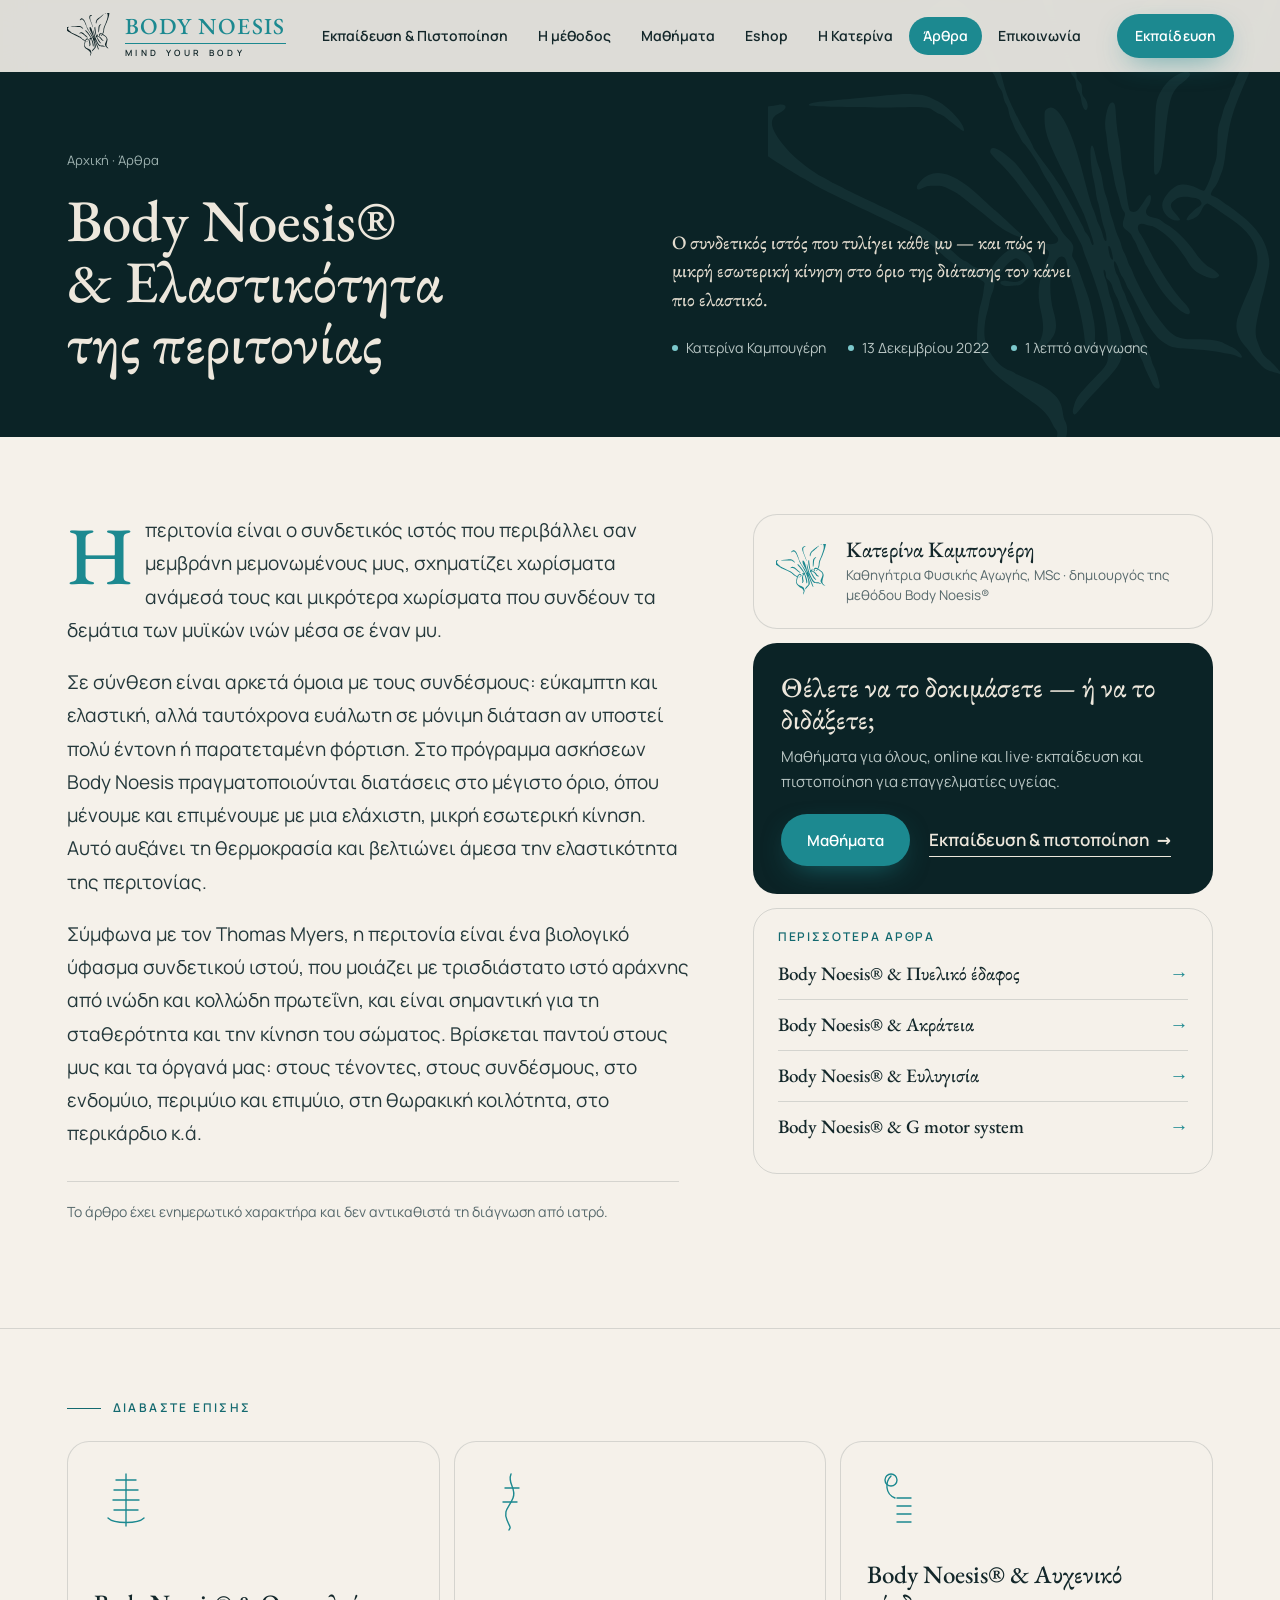
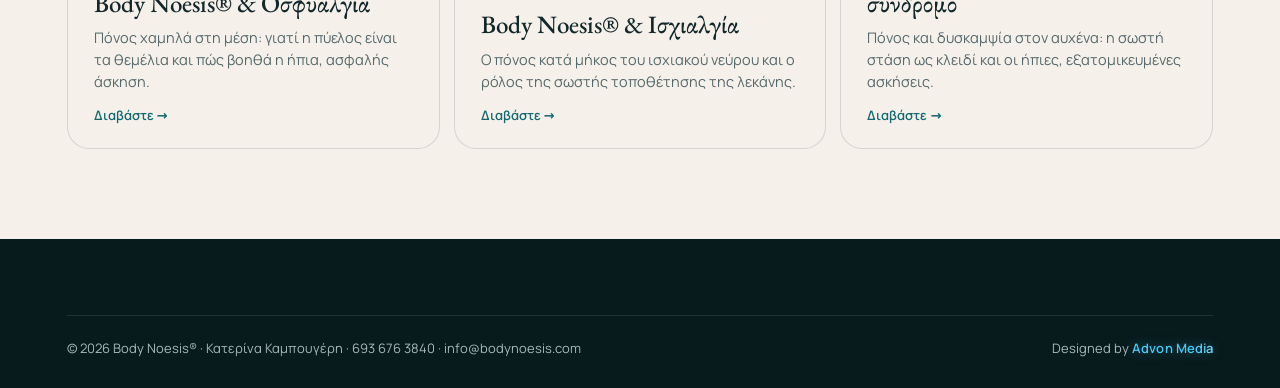
<file: arthro-peritonia.html>
<!DOCTYPE html>
<html lang="el">
<head>
<meta charset="utf-8">
<meta name="viewport" content="width=device-width,initial-scale=1,viewport-fit=cover">
<title>Body Noesis® &amp; Ελαστικότητα της περιτονίας | Κατερίνα Καμπουγέρη</title>
<!-- advon-icons · favicon.py · made from assets/img/body-noesis-icon.svg · vce3b1644 -->
<link rel="icon" href="favicon.ico?v=ce3b1644" sizes="32x32">
<link rel="icon" href="assets/icons/favicon.svg?v=ce3b1644" type="image/svg+xml">
<link rel="icon" href="assets/icons/favicon-96.png?v=ce3b1644" type="image/png" sizes="96x96">
<link rel="icon" href="assets/icons/favicon-48.png?v=ce3b1644" type="image/png" sizes="48x48">
<link rel="apple-touch-icon" href="assets/icons/apple-touch-icon.png?v=ce3b1644">
<link rel="manifest" href="site.webmanifest?v=ce3b1644">
<!-- /advon-icons -->
<meta name="description" content="Ο συνδετικός ιστός που τυλίγει κάθε μυ — και πώς η μικρή εσωτερική κίνηση στο όριο της διάτασης τον κάνει πιο ελαστικό.">
<meta name="robots" content="index,follow,max-image-preview:large">
<script id="advon-draft-guard">/* Advon: drafts stay out of Google; the real domain is untouched */(function(h){if(/(^|\.)(drafts\.advonmedia\.com|github\.io|netlify\.app)$/.test(h)){var m=document.createElement("meta");m.name="robots";m.content="noindex,nofollow";document.head.appendChild(m)}})(location.hostname)</script>
<meta name="theme-color" content="#0B2326">
<meta name="color-scheme" content="light only">
<meta property="og:type" content="website"><meta property="og:locale" content="el_GR"><meta property="og:locale:alternate" content="en_GB">
<meta property="og:site_name" content="Body Noesis®">
<meta property="og:title" content="Body Noesis® &amp; Ελαστικότητα της περιτονίας | Κατερίνα Καμπουγέρη"><meta property="og:description" content="Ο συνδετικός ιστός που τυλίγει κάθε μυ — και πώς η μικρή εσωτερική κίνηση στο όριο της διάτασης τον κάνει πιο ελαστικό.">
<meta property="og:image" content="https://bodynoesis.com/assets/img/katerina-kampougeri-body-noesis-paralia-maxilari-1600.webp"><meta property="og:image:width" content="1600"><meta property="og:image:height" content="1200">
<meta name="twitter:card" content="summary_large_image">
<script>(function(){var h=document.documentElement;h.classList.add('js');try{if(!sessionStorage.getItem('bn-in')&&!matchMedia('(prefers-reduced-motion:reduce)').matches&&!document.hidden)0}catch(e){}})()</script>
<link rel="preload" href="assets/fonts/eb-garamond-greek-500.woff2" as="font" type="font/woff2" crossorigin>
<style id="advon-fonts">@font-face{font-family:'EB Garamond';font-style:normal;font-weight:500;font-display:swap;src:url(assets/fonts/eb-garamond-greek-500.woff2) format('woff2');unicode-range:U+0370-0377,U+037A-037F,U+0384-038A,U+038C,U+038E-03A1,U+03A3-03FF}
@font-face{font-family:'EB Garamond';font-style:normal;font-weight:500;font-display:swap;src:url(assets/fonts/eb-garamond-latin-500.woff2) format('woff2');unicode-range:U+0000-00FF,U+0131,U+0152-0153,U+02BB-02BC,U+02C6,U+02DA,U+02DC,U+0304,U+0308,U+0329,U+2000-206F,U+20AC,U+2122,U+2191,U+2193,U+2212,U+2215,U+FEFF,U+FFFD}
@font-face{font-family:'Manrope';font-style:normal;font-weight:400;font-display:swap;src:url(assets/fonts/manrope-greek-400.woff2) format('woff2');unicode-range:U+0370-0377,U+037A-037F,U+0384-038A,U+038C,U+038E-03A1,U+03A3-03FF}
@font-face{font-family:'Manrope';font-style:normal;font-weight:400;font-display:swap;src:url(assets/fonts/manrope-latin-400.woff2) format('woff2');unicode-range:U+0000-00FF,U+0131,U+0152-0153,U+02BB-02BC,U+02C6,U+02DA,U+02DC,U+0304,U+0308,U+0329,U+2000-206F,U+20AC,U+2122,U+2191,U+2193,U+2212,U+2215,U+FEFF,U+FFFD}
@font-face{font-family:'Manrope';font-style:normal;font-weight:600;font-display:swap;src:url(assets/fonts/manrope-greek-600.woff2) format('woff2');unicode-range:U+0370-0377,U+037A-037F,U+0384-038A,U+038C,U+038E-03A1,U+03A3-03FF}
@font-face{font-family:'Manrope';font-style:normal;font-weight:600;font-display:swap;src:url(assets/fonts/manrope-latin-600.woff2) format('woff2');unicode-range:U+0000-00FF,U+0131,U+0152-0153,U+02BB-02BC,U+02C6,U+02DA,U+02DC,U+0304,U+0308,U+0329,U+2000-206F,U+20AC,U+2122,U+2191,U+2193,U+2212,U+2215,U+FEFF,U+FFFD}</style>
<style>:root{--paper:#F5F1EA;--paper2:#EFE8DD;--surf:#E7DED0;--ink:#13272A;--mut:#56686B;--teal:#1C8990;--tealt:#13696F;--tealL:#7CC8CC;--deep:#0B2326;--deep2:#103136;--sand:#C9B590;--rasp:#983058;--rasp2:#7C2347;--line:rgba(19,39,42,.14);--lineL:rgba(245,241,234,.16);
--fd:'EB Garamond',Georgia,'Noto Serif',serif;--fb:'Manrope',system-ui,-apple-system,'Segoe UI',sans-serif;
--g:clamp(20px,5.2vw,120px);--gx:max(var(--g),calc((100vw - 1920px)/2));--r:22px;--ease:cubic-bezier(.22,1,.36,1);--sh1:0 1px 2px rgba(11,35,38,.06),0 6px 18px -8px rgba(11,35,38,.18);--sh2:0 2px 6px rgba(11,35,38,.08),0 24px 60px -24px rgba(11,35,38,.35);--sh3:0 40px 90px -40px rgba(11,35,38,.6)}
*,*::before,*::after{box-sizing:border-box}
html{-webkit-text-size-adjust:100%;scroll-behavior:smooth;scroll-padding-top:90px;color-scheme:light only}
html,body{overflow-x:clip}
body{margin:0;background:var(--paper);color:var(--ink);font:400 17px/1.65 var(--fb);-webkit-font-smoothing:antialiased;-moz-osx-font-smoothing:grayscale;text-rendering:optimizeLegibility}
img,video,svg{display:block;max-width:100%}img{height:auto}
a{color:inherit}
button{font:inherit;color:inherit;cursor:pointer}
h1,h2,h3,h4{margin:0;font-weight:500}
p{margin:0 0 1em}
::selection{background:var(--teal);color:#fff}
.wrap{width:calc(100% - 2*var(--g));max-width:1920px;margin:0 auto}
.sk{position:absolute;left:-9999px;top:0}.sk:focus{left:12px;top:12px;z-index:200;background:#fff;padding:10px 14px;border-radius:10px}
.d{font-family:var(--fd);font-weight:500;letter-spacing:-.012em;line-height:1.04;text-wrap:balance}
.kick{display:inline-flex;align-items:center;gap:12px;font:600 12px/1 var(--fb);letter-spacing:.2em;text-transform:uppercase;color:var(--tealt)}
.kick::before{content:"";width:34px;height:1px;background:currentColor;transform-origin:left;transform:scaleX(var(--kx,1));transition:transform .7s var(--ease)}
.on-dark .kick,.kick.l{color:var(--tealL)}
h2.d{font-size:clamp(38px,4.6vw,78px);margin:18px 0 0}
.lead{font-size:clamp(17px,1.25vw,20px);color:var(--mut);max-width:64ch;text-wrap:pretty}
.on-dark{background:var(--deep);color:#EDE7DC}
.on-dark .lead{color:#B9C6C4}
.sec{padding:clamp(80px,9vw,150px) 0;position:relative}
.num{font-variant-numeric:tabular-nums lining-nums}
.btn{display:inline-flex;align-items:center;justify-content:center;gap:10px;min-height:52px;padding:0 26px;border-radius:999px;border:0;background:var(--teal);color:#fff;font:600 15px/1 var(--fb);letter-spacing:.01em;text-decoration:none;position:relative;overflow:hidden;isolation:isolate;transition:transform .25s var(--ease),background .25s,box-shadow .25s;box-shadow:0 10px 30px -12px rgba(28,137,144,.8)}
.btn::after{content:"";position:absolute;inset:0;background:linear-gradient(100deg,transparent 30%,rgba(255,255,255,.28) 50%,transparent 70%);transform:translateX(-120%);z-index:-1}
.btn:active{transform:scale(.97)}
.btn.sec2{background:transparent;color:inherit;border:1px solid currentColor;box-shadow:none}
.btn.rasp{background:var(--rasp);box-shadow:0 10px 30px -12px rgba(152,48,88,.75)}
.btn.light{background:#F5F1EA;color:var(--deep);box-shadow:none}
@media (hover:hover){.btn:hover{transform:translateY(-2px)}.btn:hover::after{transform:translateX(120%);transition:transform .8s var(--ease)}.btn.sec2:hover{background:rgba(28,137,144,.08)}}
.tl{display:inline-flex;align-items:center;gap:8px;font-weight:600;text-decoration:none;border-bottom:1px solid currentColor;padding-bottom:2px}
.tl span{transition:transform .25s var(--ease)}@media (hover:hover){.tl:hover span{transform:translateX(4px)}}
/* ---------- header */
.hd{position:fixed;inset:0 0 auto;z-index:60;height:84px;display:flex;align-items:center;transition:background .35s,box-shadow .35s,height .35s;color:#F5F1EA}
.hd::before{content:"";position:absolute;inset:0;background:rgba(245,241,234,.9);backdrop-filter:saturate(1.4) blur(14px);-webkit-backdrop-filter:saturate(1.4) blur(14px);opacity:0;transition:opacity .35s;box-shadow:0 1px 0 var(--line)}
.hd.solid{color:var(--ink);height:72px}.hd.solid::before{opacity:1}
.hd .wrap{display:flex;align-items:center;gap:22px;position:relative}
.brand{display:flex;align-items:center;gap:12px;text-decoration:none;flex:none}
.brand svg{width:46px;height:46px;color:currentColor;transition:transform .8s var(--ease)}
.hd.solid .brand svg{color:var(--ink)}
.wm{display:flex;flex-direction:column;line-height:1}
.wm b{font:500 23px/1 var(--fd);letter-spacing:.06em;color:var(--tealL);padding-bottom:5px;border-bottom:1px solid currentColor}
.hd.solid .wm b{color:var(--teal)}
.wm i{font:600 8.6px/1 var(--fb);font-style:normal;letter-spacing:.42em;margin-top:5px}
.nav{display:flex;gap:2px;margin-left:auto;align-items:center}
.nav a{font:600 14px/1 var(--fb);text-decoration:none;padding:12px 12px;border-radius:999px;position:relative;white-space:nowrap}
.nav a::after{content:"";position:absolute;left:12px;right:12px;bottom:6px;height:1px;background:currentColor;transform:scaleX(0);transform-origin:left;transition:transform .35s var(--ease)}
@media (hover:hover){.nav a:hover::after{transform:scaleX(1)}}
.nav{position:relative}.nav a{z-index:1;padding:12px 14px;transition:color .35s}
.nav .pill{position:absolute;left:0;top:50%;width:0;height:38px;border-radius:999px;background:var(--teal);box-shadow:0 6px 18px -8px rgba(28,137,144,.7);transform:translate(0,-50%);pointer-events:none;z-index:0;opacity:0}
.nav .pill.go{transition:transform .55s var(--ease),width .55s var(--ease),opacity .3s}
.nav a.on{color:#fff}.nav a.on::after{display:none}
.nav a.cur{background:var(--teal);color:#fff}.nav a.cur::after{display:none}
.hdr{display:flex;align-items:center;gap:6px}
.cartb{position:relative;width:46px;height:46px;border-radius:50%;border:1px solid currentColor;background:transparent;display:grid;place-items:center;opacity:.92}
.cartb svg{width:20px;height:20px}
.cartb .cn{position:absolute;top:-4px;right:-4px;min-width:20px;height:20px;padding:0 5px;border-radius:10px;background:var(--rasp);color:#fff;font:700 11px/20px var(--fb);text-align:center;transform:scale(0);transition:transform .35s cubic-bezier(.34,1.56,.64,1)}
.cartb .cn.on{transform:scale(1)}
.cartb.bump{animation:bump .5s cubic-bezier(.34,1.56,.64,1)}@keyframes bump{40%{transform:scale(1.18)}}
.flags{display:flex;gap:4px}
.flags button{width:44px;height:44px;border:0;background:transparent;border-radius:50%;display:grid;place-items:center;opacity:.55;transition:opacity .2s}
.flags button[aria-pressed=true]{opacity:1}
.fl{display:block;width:20px;height:14px;overflow:hidden;line-height:0;border-radius:2px;box-shadow:0 0 0 1px rgba(0,0,0,.12)}
.fl svg{display:block;width:100%;height:100%}
.burger{display:none;width:46px;height:46px;border:1px solid currentColor;border-radius:50%;background:transparent;position:relative}
.burger i{position:absolute;left:14px;right:14px;height:1.5px;background:currentColor;transition:transform .35s var(--ease),opacity .2s}
.burger i:nth-child(1){top:17px}.burger i:nth-child(2){top:22px}.burger i:nth-child(3){top:27px}
.mm{position:fixed;inset:0;z-index:90;background:var(--deep);color:#F5F1EA;display:flex;flex-direction:column;padding:96px var(--g) 40px;transform:translateY(-100%);transition:transform .55s var(--ease);visibility:hidden}
.mm.open{transform:none;visibility:visible}
.mm a{font:500 clamp(30px,8vw,44px)/1.25 var(--fd);text-decoration:none;padding:6px 0;border-bottom:1px solid var(--lineL)}
.mm .x{position:absolute;top:18px;right:var(--g);width:50px;height:50px;border-radius:50%;border:1px solid rgba(245,241,234,.5);background:transparent;color:#F5F1EA;font-size:26px;line-height:1}
.mm .mmf{margin-top:auto;display:flex;gap:10px;align-items:center;flex-wrap:wrap}
@media (max-width:1220px){.nav{display:none}.burger{display:block}.hdr{margin-left:auto}}
@media (max-width:520px){.wm i{display:none}.wm b{font-size:19px;border:0;padding:0}.brand svg{width:38px;height:38px}.hd .flags{display:none}.hd{height:70px}}
/* ---------- intro (vertebrae align, page opens) */
#intro{position:fixed;inset:0;z-index:300;pointer-events:none;display:none}
html.bn-intro #intro{display:block;pointer-events:auto}
#intro .bd{position:absolute;left:0;right:0;height:calc(100%/7 + 1px);background:var(--deep);transition:transform .9s cubic-bezier(.76,0,.24,1)}
#intro .vb{position:absolute;left:50%;top:50%;width:min(96px,18vw);height:46%;transform:translate(-50%,-50%)}
#intro .vb i{position:absolute;left:0;width:100%;height:calc(100%/7*.7);border-radius:40%/60%;border:1.5px solid var(--tealL);background:rgba(124,200,204,.08);transform:translateX(var(--x));transition:transform .9s cubic-bezier(.34,1.3,.5,1),background .5s}
#intro .ibf{position:absolute;left:50%;top:calc(27% - 70px);width:84px;height:84px;margin-left:-42px;color:#F5F1EA;opacity:0;transform:translateY(10px) scale(.8);transition:opacity .6s,transform .8s var(--ease)}
#intro .iw{position:absolute;left:0;right:0;top:calc(73% + 10px);text-align:center;color:#F5F1EA;opacity:0;transition:opacity .6s .1s}
#intro .iw b{display:block;font:500 28px/1 var(--fd);letter-spacing:.12em;color:var(--tealL)}#intro .iw small{display:block;margin-top:10px;font:600 10px/1 var(--fb);letter-spacing:.44em}
#intro.al .vb i{transform:none;background:rgba(124,200,204,.22)}
#intro.bf .ibf{opacity:1;transform:none}#intro.bf .iw{opacity:1}
#intro.go .bd:nth-child(odd){transform:translateX(-101%)}#intro.go .bd:nth-child(even){transform:translateX(101%)}
#intro.go .vb,#intro.go .ibf,#intro.go .iw{opacity:0;transition:opacity .35s}
/* ---------- hero */
.hero{position:relative;min-height:max(640px,100svh);display:grid;grid-template-columns:minmax(0,46fr) minmax(0,54fr);background:var(--deep);color:#F2ECE2;overflow:clip}
.hero-t{position:relative;z-index:2;padding:calc(84px + clamp(30px,5vh,70px)) clamp(28px,4vw,72px) clamp(40px,6vh,80px) var(--gx);display:flex;flex-direction:column;justify-content:center}
.hero-t .ey{font:600 12px/1.4 var(--fb);letter-spacing:.22em;text-transform:uppercase;color:var(--tealL);display:flex;align-items:center;gap:12px}
.hero-t .ey::before{content:"";width:28px;height:1px;background:currentColor}
.hero h1{font:600 14px/1.55 var(--fb);letter-spacing:.02em;color:#C7D3D1;margin:22px 0 0;max-width:46ch}
.hero .disp{font-family:var(--fd);font-weight:500;font-size:clamp(46px,5.2vw,96px);line-height:.98;letter-spacing:-.02em;margin:16px 0 0;text-wrap:balance}
.hero .disp em{font-style:normal;color:var(--tealL);position:relative;white-space:nowrap}
.hero .disp em svg{position:absolute;left:-2%;right:-2%;bottom:-.08em;width:104%;height:.22em;overflow:visible}
.hero .disp em path{stroke:var(--sand);stroke-width:2.2;fill:none;stroke-dasharray:1;stroke-dashoffset:1;transition:stroke-dashoffset 1.2s .9s var(--ease)}
.hero.in .disp em path{stroke-dashoffset:0}
.hero .sub{margin:26px 0 0;font-size:clamp(16px,1.15vw,19px);color:#C3CFCD;max-width:52ch;text-wrap:pretty}
.hero .cta{display:flex;align-items:center;gap:24px;flex-wrap:wrap;margin-top:34px}
.hero .chips{display:flex;flex-wrap:wrap;gap:8px;margin-top:38px;padding:0;list-style:none}
.hero .chips li{font:600 12.5px/1 var(--fb);padding:11px 15px;border-radius:999px;border:1px solid rgba(124,200,204,.35);color:#DCE6E4}
.w{display:inline-block;overflow:hidden;vertical-align:top;padding-bottom:.08em;margin-bottom:-.08em}
.w>span{display:inline-block;transform:translateY(105%);transition:transform 1s var(--ease);transition-delay:calc(var(--i)*70ms + .2s)}
.hero.in .w>span{transform:none}
.hero .fade{opacity:0;transform:translateY(14px);transition:opacity .8s var(--ease),transform .8s var(--ease);transition-delay:calc(var(--d,0)*1ms + .5s)}
.hero.in .fade{opacity:1;transform:none}
.hero-p{position:relative;z-index:1;margin-top:84px;border-top-left-radius:clamp(40px,7vw,140px);overflow:hidden;background:#173a3f}
.hero-p picture,.hero-p img{display:block;width:100%;height:100%}
.hero-p img{object-fit:cover;object-position:72% 34%;transform:scale(1.08);transition:transform 2.4s var(--ease)}
.hero.in .hero-p img{transform:scale(1);animation:kb 26s 2.4s ease-in-out infinite alternate}
@keyframes kb{to{transform:scale(1.045) translate(-.8%,-.5%)}}
.hero-p::after{content:"";position:absolute;inset:0;background:linear-gradient(90deg,rgba(11,35,38,.55),rgba(11,35,38,0) 34%),linear-gradient(0deg,rgba(11,35,38,.45),transparent 30%);pointer-events:none}
.hero-card{position:absolute;left:clamp(18px,2.4vw,36px);bottom:clamp(18px,3vh,36px);z-index:3;display:flex;gap:14px;align-items:center;max-width:330px;padding:14px 18px 14px 14px;border-radius:18px;background:rgba(11,35,38,.55);backdrop-filter:blur(12px);-webkit-backdrop-filter:blur(12px);border:1px solid rgba(245,241,234,.18);color:#F2ECE2;text-decoration:none;font-size:13.5px;line-height:1.4;box-shadow:var(--sh2);animation:bob 6s ease-in-out infinite}
.hero-card b{display:block;font:500 18px/1.2 var(--fd);color:#fff}
.hero-card .seal{flex:none;width:58px;height:58px}
@keyframes bob{50%{transform:translateY(-6px)}}
.hero-spine{position:absolute;left:calc(var(--gx) - 2px);top:0;bottom:0;width:1px;z-index:1;opacity:.5;pointer-events:none}
.hero-bg{position:absolute;inset:0;z-index:0;pointer-events:none;overflow:hidden}
.hero-bg .o{position:absolute;border-radius:50%;filter:none}
.hero-bg .o1{width:70vmax;height:70vmax;left:-28vmax;top:-30vmax;background:radial-gradient(closest-side,rgba(28,137,144,.32),transparent);animation:dr1 28s ease-in-out infinite alternate}
.hero-bg .o2{width:50vmax;height:50vmax;left:10vmax;bottom:-32vmax;background:radial-gradient(closest-side,rgba(201,181,144,.14),transparent);animation:dr2 34s ease-in-out infinite alternate}
@keyframes dr1{to{transform:translate(8vmax,6vmax)}}@keyframes dr2{to{transform:translate(-6vmax,-5vmax)}}
.hero-bg .bfw{position:absolute;right:56%;top:52%;width:min(36vw,520px);color:rgba(124,200,204,.07);transform:translate(10%,-50%) rotate(-8deg)}
.hero .scroll{position:absolute;left:var(--gx);bottom:26px;z-index:3;font:600 11px/1 var(--fb);letter-spacing:.3em;color:#9fb3b1;display:flex;align-items:center;gap:12px;text-transform:uppercase;transition:opacity .4s}
.hero .scroll i{width:1px;height:34px;background:linear-gradient(var(--tealL),transparent);animation:sc 2.2s ease-in-out infinite}
@keyframes sc{0%{transform:scaleY(0);transform-origin:top}50%{transform:scaleY(1);transform-origin:top}51%{transform-origin:bottom}100%{transform:scaleY(0);transform-origin:bottom}}
@media (max-width:1000px){
 .hero{grid-template-columns:1fr;min-height:0}
 .hero-p{order:-1;margin-top:70px;border-radius:0;aspect-ratio:4/3;height:auto}
 .hero-p img{object-position:50% 50%;animation:none!important;transform:none!important}
 .hero-p::after{background:linear-gradient(0deg,var(--deep),rgba(11,35,38,0) 26%)}
 .hero-t{padding:10px var(--g) 64px;margin-top:-34px}
 .hero-card{left:auto;right:12px;bottom:auto;top:12px;max-width:250px;padding:10px 12px;font-size:12px;animation:none}
 .hero-card .seal{width:44px;height:44px}.hero-card b{font-size:15px}
 .hero .scroll,.hero-spine{display:none}
}
@media (max-width:520px){.hero-card{display:none}.hero .disp{font-size:clamp(40px,11.4vw,56px)}}
/* ---------- proof */
.proof{border-bottom:1px solid var(--line);background:var(--paper)}
.proof ul{list-style:none;margin:0;padding:0;display:grid;grid-template-columns:repeat(5,minmax(0,1fr))}
.proof li{padding:34px clamp(14px,1.6vw,28px);border-left:1px solid var(--line);opacity:0;transform:translateY(16px) rotateX(-40deg);transform-origin:50% 100%;transition:opacity .6s,transform .8s var(--ease);transition-delay:calc(var(--i)*70ms)}
.proof li:first-child{border-left:0;padding-left:0}
.proof.in li{opacity:1;transform:none}
.proof b{display:block;font:500 clamp(24px,2vw,32px)/1.08 var(--fd);color:var(--tealt)}
.proof span{display:block;margin-top:8px;font-size:14px;color:var(--mut);line-height:1.45}
@media (max-width:1000px){.proof ul{grid-template-columns:repeat(2,minmax(0,1fr))}.proof li{border-left:0;border-top:1px solid var(--line);padding:24px 14px 24px 0}.proof li:first-child{grid-column:1/-1}}
/* ---------- academy */
.acad{background:var(--deep);color:#EDE7DC;border-radius:clamp(36px,5vw,72px) clamp(36px,5vw,72px) 0 0;margin-top:-1px;overflow:clip;position:relative}
.acad .amb{position:absolute;inset:0;pointer-events:none;overflow:hidden}
.acad .amb i{position:absolute;border-radius:50%;border:1px solid rgba(124,200,204,.1)}
.a-head{display:grid;grid-template-columns:minmax(0,1.05fr) minmax(0,.95fr);gap:clamp(30px,5vw,96px);align-items:end}
.a-head h2{font-size:clamp(42px,5.4vw,96px)}
.a-head h2 em{font-style:normal;color:var(--tealL)}
.a-head .lead{margin:0}
.who{margin:clamp(56px,7vw,110px) 0 0;display:grid;grid-template-columns:minmax(0,.62fr) minmax(0,1.38fr);gap:clamp(30px,5vw,96px);align-items:start}
.who h3{font:600 12px/1.4 var(--fb);letter-spacing:.2em;text-transform:uppercase;color:var(--sand)}
.who ul{list-style:none;margin:0;padding:0}
.who li{display:flex;align-items:baseline;justify-content:space-between;gap:20px;padding:18px 0;border-top:1px solid var(--lineL);font:500 clamp(28px,3.4vw,58px)/1.05 var(--fd);color:rgba(237,231,220,.28);transition:color .6s,padding .6s var(--ease)}
.who li:last-child{border-bottom:1px solid var(--lineL)}
.who li small{font:600 12px/1.3 var(--fb);letter-spacing:.08em;color:var(--tealL);opacity:0;transition:opacity .6s;text-align:right;max-width:24ch}
.who li.lit{color:#F2ECE2;padding-left:clamp(0px,1.4vw,24px)}.who li.lit small{opacity:1}
.fmt{margin-top:clamp(56px,7vw,110px);display:grid;grid-template-columns:repeat(4,minmax(0,1fr));gap:14px}
.fmt div{padding:28px 24px 26px;border-radius:var(--r);background:var(--deep2);border:1px solid var(--lineL);position:relative;overflow:hidden;transform:translateY(30px) scale(.96);opacity:0;transition:transform .8s var(--ease),opacity .6s;transition-delay:calc(var(--i)*80ms)}
.fmt.in div{transform:none;opacity:1}
.fmt b{display:block;font:500 clamp(36px,3.2vw,52px)/1 var(--fd);color:#fff}
.fmt span{display:block;margin-top:14px;font:600 12px/1.3 var(--fb);letter-spacing:.16em;text-transform:uppercase;color:var(--tealL)}
.fmt p{margin:10px 0 0;font-size:15px;color:#B9C6C4;line-height:1.5}
.fmt div::before{content:"";position:absolute;left:0;top:0;height:2px;width:100%;background:linear-gradient(90deg,var(--teal),var(--sand));transform:scaleX(0);transform-origin:left;transition:transform 1s var(--ease);transition-delay:calc(var(--i)*80ms + .3s)}
.fmt.in div::before{transform:scaleX(1)}
.syl{margin-top:clamp(70px,8vw,130px);display:grid;grid-template-columns:minmax(0,.72fr) minmax(0,1.28fr);gap:clamp(30px,5vw,96px)}
.syl .st{position:sticky;top:110px;align-self:start}
.syl h3{font:500 clamp(32px,3.2vw,54px)/1.05 var(--fd)}
.syl .st p{color:#B9C6C4;margin-top:18px}
.syl .bar{margin-top:26px;height:3px;border-radius:3px;background:rgba(245,241,234,.12);overflow:hidden}
.syl .bar i{display:block;height:100%;width:100%;background:linear-gradient(90deg,var(--teal),var(--tealL));transform:scaleX(var(--p,0));transform-origin:left}
.syl .cnt{margin-top:12px;font:600 13px/1 var(--fb);color:var(--tealL)}
.syl ol{list-style:none;margin:0;padding:0;columns:2;column-gap:34px;counter-reset:m}
.syl li{break-inside:avoid;counter-increment:m;display:grid;grid-template-columns:44px minmax(0,1fr);gap:4px;padding:16px 0 16px;border-top:1px solid var(--lineL);font-size:16px;line-height:1.45;color:rgba(237,231,220,.5);transition:color .5s}
.syl li::before{content:counter(m,decimal-leading-zero);font:500 18px/1.3 var(--fd);color:rgba(124,200,204,.45);transition:color .5s}
.syl li.lit{color:#F2ECE2}.syl li.lit::before{color:var(--tealL)}
/* path */
.path{margin-top:clamp(80px,9vw,140px);display:grid;grid-template-columns:minmax(0,1fr) minmax(0,1fr);gap:clamp(30px,5vw,96px)}
.path h3{font:500 clamp(32px,3.2vw,54px)/1.05 var(--fd)}
.road{position:relative;padding-left:64px}
.road .ln{position:absolute;left:21px;top:8px;bottom:8px;width:2px;background:rgba(245,241,234,.1)}
.road .ln i{position:absolute;inset:0;background:linear-gradient(var(--tealL),var(--teal));transform:scaleY(var(--p,0));transform-origin:top}
.road .st2{position:relative;padding:4px 0 38px}
.road .st2:last-child{padding-bottom:0}
.road .dot{position:absolute;left:-64px;top:0;width:44px;height:30px;border-radius:44%/62%;border:1.5px solid rgba(124,200,204,.4);background:var(--deep);display:grid;place-items:center;font:600 13px/1 var(--fb);color:rgba(124,200,204,.7);transition:all .5s cubic-bezier(.34,1.56,.64,1)}
.road .st2.lit .dot{background:var(--teal);border-color:var(--teal);color:#fff;transform:scale(1.08)}
.road h4{font:500 26px/1.15 var(--fd);color:#F2ECE2}
.road p{margin:8px 0 0;color:#B9C6C4;font-size:15.5px}
/* certificate */
.cert-w{margin-top:clamp(80px,9vw,140px);display:grid;grid-template-columns:minmax(0,.9fr) minmax(0,1.1fr);gap:clamp(30px,5vw,96px);align-items:center}
.cert-w h3{font:500 clamp(32px,3.2vw,54px)/1.05 var(--fd)}
.cert-w .lead{margin-top:16px}
.field{display:block;margin-top:24px}
.field span{display:block;font:600 12px/1 var(--fb);letter-spacing:.14em;text-transform:uppercase;color:var(--tealL);margin-bottom:10px}
.field input,.field select,.field textarea{width:100%;min-height:54px;padding:14px 18px;border-radius:14px;border:1px solid rgba(245,241,234,.25);background:rgba(245,241,234,.06);color:#F5F1EA;font:500 17px/1.3 var(--fb);outline:none;transition:border-color .2s,background .2s}
.field textarea{min-height:110px;resize:vertical}
.field select option{color:#13272A}
.field input:focus,.field select:focus,.field textarea:focus{border-color:var(--tealL);background:rgba(245,241,234,.1)}
.cert{position:relative;aspect-ratio:1.414/1;border-radius:6px;background:#FBF8F2;color:#1F3134;padding:clamp(18px,3.4%,44px);box-shadow:var(--sh3);transform:perspective(1400px) rotateY(var(--ry,-8deg)) rotateX(var(--rx,4deg));transition:transform .6s var(--ease);overflow:hidden}
.cert::before{content:"";position:absolute;inset:clamp(8px,1.6%,16px);border:1px solid #C9B590;border-radius:3px;pointer-events:none}
.cert::after{content:"";position:absolute;inset:calc(clamp(8px,1.6%,16px) + 5px);border:1px solid rgba(201,181,144,.5);border-radius:2px;pointer-events:none}
.cert .ci{position:relative;height:100%;display:flex;flex-direction:column;align-items:center;justify-content:space-between;text-align:center;padding:4% 6%}
.cert .cbf{width:11%;color:#1F3134}
.cert .ctt{font:600 clamp(8px,.85vw,12px)/1 var(--fb);letter-spacing:.38em;color:var(--teal)}
.cert .cn2{font:500 clamp(10px,1.1vw,15px)/1.2 var(--fd);letter-spacing:.2em;text-transform:uppercase}
.cert .nm{font:500 clamp(22px,3vw,46px)/1.1 var(--fd);color:#0B2326;min-height:1.1em;border-bottom:1px solid #C9B590;padding:0 6% 4px;transition:opacity .2s}
.cert .tx{font-size:clamp(9px,.9vw,13px);line-height:1.5;color:#4C5D60;max-width:46ch}
.cert .sg{display:flex;justify-content:space-between;width:100%;align-items:flex-end;font-size:clamp(8px,.8vw,11px);color:#5c6b6d}
.cert .sg div{border-top:1px solid #9aa7a8;padding-top:4px;min-width:30%}
.cert .sg svg{width:clamp(80px,12vw,150px);height:auto;margin:0 auto -2px;stroke:#0B2326;fill:none;stroke-width:1.4;stroke-dasharray:1;stroke-dashoffset:1;transition:stroke-dashoffset 2s var(--ease)}
.cert.in .sg svg{stroke-dashoffset:0}
.cert .stamp{position:absolute;right:5%;bottom:5%;width:clamp(48px,7vw,86px);aspect-ratio:1;border-radius:50%;border:2px solid rgba(152,48,88,.55);color:rgba(152,48,88,.75);display:grid;place-items:center;transform:rotate(-14deg) scale(1.6);opacity:0;transition:transform .6s cubic-bezier(.34,1.56,.64,1) 1.2s,opacity .3s 1.2s}
.cert.in .stamp{transform:rotate(-14deg);opacity:1}
.cert .stamp svg{width:84%;height:84%}
.cert-note{margin-top:14px;font-size:12px;color:#8FA3A1}
/* team */
.team{margin-top:clamp(80px,9vw,140px)}
.team h3{font:500 clamp(32px,3.2vw,54px)/1.05 var(--fd);max-width:20ch}
.tg{display:grid;grid-template-columns:repeat(3,minmax(0,1fr));gap:18px;margin-top:40px}
.tc{border-radius:var(--r);background:var(--deep2);border:1px solid var(--lineL);overflow:hidden;display:flex;flex-direction:column}
.tc figure{margin:0;aspect-ratio:1/1;overflow:hidden;background:#1a3c41}
.tc img{width:100%;height:100%;object-fit:cover;transition:transform 1.2s var(--ease)}
@media (hover:hover){.tc:hover img{transform:scale(1.04)}}
.tc div{padding:22px 24px 26px}
.tc b{display:block;font:500 26px/1.1 var(--fd);color:#fff}
.tc small{display:block;margin-top:6px;font:600 12px/1.4 var(--fb);letter-spacing:.12em;text-transform:uppercase;color:var(--tealL)}
.tc p{margin:12px 0 0;font-size:15px;color:#B9C6C4;line-height:1.55}
.tc.es{lang:es}
/* price */
.price{margin-top:clamp(80px,9vw,140px);display:grid;grid-template-columns:minmax(0,.8fr) minmax(0,1.2fr);gap:clamp(30px,5vw,96px);align-items:start}
.price h3{font:500 clamp(32px,3.2vw,54px)/1.05 var(--fd)}
.pg{display:grid;grid-template-columns:repeat(3,minmax(0,1fr));gap:14px}
.pc{padding:28px 22px;border-radius:var(--r);border:1px solid var(--lineL);background:rgba(245,241,234,.03);text-align:left}
.pc.hi{background:var(--teal);border-color:var(--teal);color:#fff}
.pc b{display:block;font:500 clamp(40px,3.6vw,58px)/1 var(--fd)}
.pc span{display:block;margin-top:12px;font:600 13px/1.4 var(--fb);color:var(--tealL)}
.pc.hi span{color:#E2F4F5}
.pnote{grid-column:1/-1;margin:8px 0 0;font-size:14px;color:#9FB3B1}
.perk{grid-column:1/-1;display:flex;align-items:center;gap:14px;padding:16px 20px;border-radius:16px;border:1px dashed rgba(201,181,144,.5);color:#EDE7DC;font-size:15px}
.perk b{font:500 26px/1 var(--fd);color:var(--sand)}
.enq{margin-top:clamp(80px,9vw,140px);border-radius:clamp(26px,3vw,44px);background:linear-gradient(135deg,#123a40,#0e2c30);border:1px solid var(--lineL);padding:clamp(28px,4.4vw,70px);display:grid;grid-template-columns:minmax(0,.9fr) minmax(0,1.1fr);gap:clamp(24px,4vw,70px);position:relative;overflow:hidden}
.enq h3{font:500 clamp(34px,3.6vw,60px)/1.03 var(--fd)}
.enq .fgr{display:grid;grid-template-columns:minmax(0,1fr) minmax(0,1fr);gap:0 14px}
.enq .fgr .full{grid-column:1/-1}
.enq .bts{display:flex;gap:10px;flex-wrap:wrap;margin-top:22px}
.es-l{margin-top:22px;font-size:14px;color:#9FB3B1;font-style:italic}
@media (max-width:600px){.fmt{gap:10px}.fmt div{padding:22px 16px}.fmt b{font-size:clamp(26px,7.6vw,34px)}}
@media (max-width:1000px){.a-head,.who,.syl,.path,.cert-w,.price,.enq{grid-template-columns:1fr}.fmt{grid-template-columns:repeat(2,minmax(0,1fr))}.syl ol{columns:1}.syl .st{position:static}.tg{grid-template-columns:1fr}.pg{grid-template-columns:1fr}.enq .fgr{grid-template-columns:1fr}.who li small{display:none}}
@media (min-width:600px) and (max-width:1000px){.tg{grid-template-columns:repeat(2,minmax(0,1fr))}.tg .tc:last-child{grid-column:1/-1}.tg .tc:last-child figure{aspect-ratio:16/9}}
/* ---------- method (spine) */
.meth{background:var(--paper)}
.m-head{display:grid;grid-template-columns:minmax(0,1fr) minmax(0,1fr);gap:clamp(30px,5vw,96px);align-items:end}
.m-head .lead{margin:0}
.mstage{margin-top:clamp(50px,6vw,90px);display:grid;grid-template-columns:minmax(0,.9fr) minmax(0,1.1fr);gap:clamp(30px,5vw,96px)}
.sp-w{position:sticky;top:96px;align-self:start;height:calc(100svh - 130px);min-height:520px;max-height:860px;border-radius:clamp(26px,3vw,44px);background:radial-gradient(120% 80% at 50% 110%,rgba(28,137,144,.18),transparent 60%),var(--paper2);border:1px solid var(--line);overflow:hidden;display:flex;align-items:center;justify-content:center}
.sp-w svg.sp{height:88%;width:auto;overflow:visible}
.sp-w .vt{fill:#FBF8F2;stroke:var(--ink);stroke-width:1.6}
.sp-w .vt.on{fill:var(--teal);stroke:var(--tealt)}
.sp-w .disc{fill:var(--sand);opacity:.7}
.sp-w .pel{fill:none;stroke:var(--ink);stroke-width:1.6}
.sp-w .pelf{fill:var(--rasp);opacity:0;transition:opacity .6s}
.sp-w.pf .pelf{opacity:.32}
.sp-w .axis{stroke:var(--teal);stroke-width:1;stroke-dasharray:4 6;opacity:.6}
.sp-w .lab{position:absolute;left:22px;bottom:20px;font:600 12px/1.4 var(--fb);letter-spacing:.14em;text-transform:uppercase;color:var(--mut)}
.sp-w .lab b{display:block;font:500 34px/1 var(--fd);letter-spacing:0;text-transform:none;color:var(--tealt)}
.sp-w .bfm{position:absolute;right:22px;top:22px;width:56px;color:var(--ink);opacity:.85}
.prs{list-style:none;margin:0;padding:0}
.prs li{padding:clamp(28px,5vh,56px) 0;border-top:1px solid var(--line);opacity:.32;transition:opacity .6s}
.prs li.lit{opacity:1}
.prs li span{font:600 12px/1 var(--fb);letter-spacing:.2em;text-transform:uppercase;color:var(--tealt)}
.prs h3{font:500 clamp(28px,2.6vw,42px)/1.1 var(--fd);margin:12px 0 12px}
.prs p{color:var(--mut);margin:0;max-width:56ch}
.prs li:last-child{border-bottom:1px solid var(--line)}
.qb{margin-top:clamp(60px,7vw,110px);text-align:center}
.qb blockquote{margin:0 auto;max-width:22ch;font:500 clamp(40px,5vw,86px)/1.04 var(--fd);letter-spacing:-.015em;text-wrap:balance}
.qb blockquote .ww{opacity:.16;transition:opacity .4s}
.qb blockquote .ww.on{opacity:1}
.qb cite{display:block;margin-top:20px;font:600 13px/1 var(--fb);font-style:normal;letter-spacing:.16em;text-transform:uppercase;color:var(--tealt)}
.org{margin:28px auto 0;max-width:70ch;text-align:center;color:var(--mut);font-size:15.5px}
@media (max-width:1000px){.m-head,.mstage{grid-template-columns:1fr}.sp-w{position:sticky;top:72px;height:44svh;min-height:300px;z-index:2;box-shadow:var(--sh1)}.prs li{padding:28px 0}}
/* ---------- ticker */
.tick{background:var(--teal);color:#fff;overflow:hidden;padding:20px 0;-webkit-mask-image:linear-gradient(90deg,transparent,#000 8%,#000 92%,transparent);mask-image:linear-gradient(90deg,transparent,#000 8%,#000 92%,transparent)}
.tick .tr{display:flex;width:max-content;animation:tk 46s linear infinite}
.tick span{font:500 clamp(24px,2.4vw,38px)/1 var(--fd);padding:0 28px;display:flex;align-items:center;gap:56px;white-space:nowrap}
.tick span::after{content:"";width:10px;height:7px;border-radius:44%/62%;border:1.5px solid rgba(255,255,255,.7)}
@keyframes tk{to{transform:translateX(-50%)}}
@media (hover:hover){.tick:hover .tr{animation-play-state:paused}}
/* ---------- lessons */
.less{background:var(--paper2)}
.l-grid{margin-top:clamp(44px,5vw,80px);display:grid;grid-template-columns:minmax(0,1.1fr) minmax(0,.9fr);gap:clamp(24px,4vw,70px);align-items:stretch}
.l-ph{position:relative;border-radius:clamp(26px,3vw,44px);overflow:hidden;min-height:420px;background:#cfc3b2}
.l-ph img{position:absolute;inset:0;width:100%;height:100%;object-fit:cover;object-position:50% 40%}
.l-ph .tag{position:absolute;left:18px;bottom:18px;padding:10px 14px;border-radius:12px;background:rgba(245,241,234,.9);font:600 13px/1.3 var(--fb);color:var(--ink)}
.l-list{display:flex;flex-direction:column;gap:14px}
.lc{padding:28px;border-radius:var(--r);background:var(--paper);border:1px solid var(--line);box-shadow:var(--sh1);display:grid;grid-template-columns:minmax(0,1fr) auto;gap:6px 18px;align-items:start;transition:transform .4s var(--ease),box-shadow .4s}
@media (hover:hover){.lc:hover{transform:translateY(-4px);box-shadow:var(--sh2)}}
.lc h3{font:500 28px/1.1 var(--fd)}
.lc p{grid-column:1/-1;margin:8px 0 0;color:var(--mut);font-size:15.5px}
.lc .pr{text-align:right;font:500 30px/1 var(--fd);color:var(--tealt)}.lc .pr small{display:block;font:600 11.5px/1.3 var(--fb);color:var(--mut);margin-top:6px}
.lc.pro{background:var(--deep);color:#EDE7DC;border-color:transparent}.lc.pro p{color:#B9C6C4}.lc.pro .pr{color:var(--tealL);font-size:18px;font-family:var(--fb);font-weight:600;align-self:center}
.plat{margin-top:18px;font-size:14px;color:var(--mut)}
@media (max-width:1000px){.l-grid{grid-template-columns:1fr}.l-ph{min-height:0;aspect-ratio:1/1}}
/* ---------- shop */
.shop{background:var(--paper)}
.s-head{display:grid;grid-template-columns:minmax(0,1fr) minmax(0,1fr);gap:clamp(30px,5vw,96px);align-items:end}
.s-head .lead{margin:0}
.s-head h2 em{font-style:normal;color:var(--rasp)}
.prod{margin-top:clamp(56px,7vw,110px);display:grid;grid-template-columns:minmax(0,1.05fr) minmax(0,.95fr);gap:clamp(24px,5vw,90px);align-items:center}
.prod.flip{grid-template-columns:minmax(0,.95fr) minmax(0,1.05fr)}
.prod.flip .pgal{order:2}
.pgal{position:relative}
.pmain{position:relative;border-radius:clamp(22px,2.6vw,38px);overflow:hidden;background:#EAE3D8;aspect-ratio:1/1;box-shadow:var(--sh2)}
.pmain img{position:absolute;inset:0;width:100%;height:100%;object-fit:contain;background:#fff;opacity:0;transition:opacity .6s,transform 1s var(--ease);transform:scale(1.03)}
.pmain img.on{opacity:1;transform:none}
.pmain button{position:absolute;inset:0;border:0;background:transparent;z-index:2;cursor:zoom-in}
.pthumbs{display:flex;gap:8px;margin-top:12px;flex-wrap:wrap}
.pthumbs button{width:64px;height:64px;border-radius:12px;overflow:hidden;border:2px solid transparent;padding:0;background:#fff;transition:border-color .2s,transform .2s}
.pthumbs button[aria-pressed=true]{border-color:var(--rasp)}
.pthumbs img{width:100%;height:100%;object-fit:contain}
.pinfo .pat{display:inline-flex;align-items:center;gap:8px;font:600 12px/1 var(--fb);letter-spacing:.14em;text-transform:uppercase;color:var(--rasp);padding:9px 12px;border-radius:999px;background:rgba(152,48,88,.08)}
.pinfo h3{font:500 clamp(34px,3.4vw,58px)/1.04 var(--fd);margin:18px 0 0}
.pinfo .pp{display:flex;align-items:baseline;gap:14px;margin:18px 0 0}
.pinfo .pp b{font:500 clamp(38px,3.4vw,54px)/1 var(--fd);color:var(--rasp)}
.pinfo .pp s{font-size:20px;color:var(--mut)}
.pinfo .pp small{font-size:13px;color:var(--mut)}
.pinfo .lead{margin-top:18px;max-width:54ch}
.pinfo ul.pts{list-style:none;padding:0;margin:20px 0 0;display:grid;gap:8px}
.pinfo ul.pts li{display:flex;gap:12px;font-size:15.5px;line-height:1.5}
.pinfo ul.pts li::before{content:"";flex:none;width:9px;height:6px;margin-top:9px;border-radius:44%/62%;border:1.5px solid var(--teal)}
.pinfo .dims{margin-top:18px;font-size:14px;color:var(--mut);padding-top:14px;border-top:1px solid var(--line)}
.buy{display:flex;align-items:center;gap:12px;margin-top:24px;flex-wrap:wrap}
.qty{display:inline-flex;align-items:center;border:1px solid var(--line);border-radius:999px;height:52px;background:#fff}
.qty button{width:46px;height:50px;border:0;background:transparent;font-size:20px}
.qty output{min-width:28px;text-align:center;font-weight:600}
.more{border:0;background:transparent;padding:10px 4px;font-weight:600;border-bottom:1px solid currentColor}
.patent{margin-top:clamp(56px,7vw,110px);display:grid;grid-template-columns:minmax(0,.55fr) minmax(0,1.45fr);gap:clamp(24px,4vw,70px);align-items:center;padding:clamp(24px,3vw,44px);border-radius:clamp(26px,3vw,44px);background:var(--paper2);border:1px solid var(--line)}
.patent button{border:0;padding:0;background:transparent;cursor:zoom-in;border-radius:10px;overflow:hidden;box-shadow:var(--sh2);transform:rotate(-2deg);transition:transform .5s var(--ease)}
@media (hover:hover){.patent button:hover{transform:rotate(0) scale(1.02)}}
.patent h3{font:500 clamp(28px,2.6vw,42px)/1.1 var(--fd)}
.patent p{color:var(--mut);margin:12px 0 0}
.how{margin-top:clamp(40px,5vw,70px);display:grid;grid-template-columns:repeat(3,minmax(0,1fr));gap:14px;counter-reset:h}
.how div{padding:26px;border-radius:var(--r);border:1px solid var(--line);counter-increment:h;position:relative}
.how div::before{content:counter(h);display:grid;place-items:center;width:38px;height:38px;border-radius:50%;background:var(--rasp);color:#fff;font:600 15px/1 var(--fb);margin-bottom:16px}
.how b{display:block;font:500 24px/1.15 var(--fd)}
.how p{margin:8px 0 0;font-size:15px;color:var(--mut)}
.nocard{margin-top:16px;display:flex;align-items:center;gap:10px;font-size:14.5px;color:var(--mut)}
.nocard svg{width:20px;height:20px;flex:none;color:var(--teal)}
@media (max-width:1000px){.s-head,.prod,.prod.flip,.patent{grid-template-columns:1fr}.prod.flip .pgal{order:0}.how{grid-template-columns:1fr}.patent button{max-width:260px}}
/* ---------- cart drawer + checkout */
.ov{position:fixed;inset:0;z-index:120;background:rgba(11,35,38,.5);opacity:0;visibility:hidden;transition:opacity .35s,visibility .35s}
.ov.on{opacity:1;visibility:visible}
.drawer{position:fixed;top:0;right:0;bottom:0;z-index:130;width:min(460px,100%);background:var(--paper);display:flex;flex-direction:column;transform:translateX(102%);transition:transform .5s var(--ease);box-shadow:var(--sh3);visibility:hidden}
.drawer.on{transform:none;visibility:visible}
.drawer header{display:flex;align-items:center;justify-content:space-between;padding:22px 24px;border-bottom:1px solid var(--line)}
.drawer header b{font:500 28px/1 var(--fd)}
.xb{width:46px;height:46px;border-radius:50%;border:1px solid var(--line);background:#fff;font-size:22px;line-height:1}
.drawer .items{flex:1;overflow:auto;padding:8px 24px}
.ci2{display:grid;grid-template-columns:72px minmax(0,1fr) auto;gap:14px;align-items:center;padding:16px 0;border-bottom:1px solid var(--line)}
.ci2 img{width:72px;height:72px;object-fit:contain;background:#fff;border-radius:12px}
.ci2 b{display:block;font:500 19px/1.2 var(--fd)}
.ci2 small{color:var(--mut)}
.ci2 .qty{height:40px}.ci2 .qty button{width:36px;height:38px;font-size:17px}
.ci2 .rm{border:0;background:transparent;color:var(--mut);font-size:13px;text-decoration:underline;padding:4px 0}
.empty{padding:40px 0;text-align:center;color:var(--mut)}
.drawer footer{padding:20px 24px 24px;border-top:1px solid var(--line);background:var(--paper2)}
.tot{display:flex;justify-content:space-between;align-items:baseline;font-size:15px}
.tot b{font:500 34px/1 var(--fd);color:var(--rasp)}
.drawer footer p{font-size:13px;color:var(--mut);margin:8px 0 14px}
.drawer footer .btn{width:100%}
.dlg{position:fixed;inset:0;z-index:140;display:grid;place-items:center;padding:16px;visibility:hidden;opacity:0;transition:opacity .3s,visibility .3s}
.dlg.on{visibility:visible;opacity:1}
.dlg .box{position:relative;width:min(760px,100%);max-height:calc(100dvh - 32px);overflow:auto;background:var(--paper);border-radius:28px;padding:clamp(22px,4vw,44px);box-shadow:var(--sh3);transform:translateY(24px) scale(.98);transition:transform .45s var(--ease)}
.dlg.on .box{transform:none}
.dlg .xb{position:absolute;top:16px;right:16px}
.dlg h3{font:500 clamp(30px,3vw,44px)/1.05 var(--fd);padding-right:56px}
.dlg .sum{margin-top:14px;padding:14px 16px;border-radius:14px;background:var(--paper2);font-size:14.5px}
.dlg .sum div{display:flex;justify-content:space-between;gap:12px;padding:3px 0}
.dlg .sum .t{border-top:1px solid var(--line);margin-top:6px;padding-top:8px;font-weight:600}
.lf{display:block;margin-top:14px}
.lf>span{display:block;font:600 12.5px/1 var(--fb);color:var(--mut);margin-bottom:8px}
.lf input,.lf select,.lf textarea{width:100%;min-height:50px;padding:12px 16px;border-radius:12px;border:1px solid rgba(19,39,42,.2);background:#fff;font:500 16px/1.3 var(--fb);color:var(--ink);outline:none}
.lf textarea{min-height:90px;resize:vertical}
.lf input:focus,.lf select:focus,.lf textarea:focus{border-color:var(--teal);box-shadow:0 0 0 3px rgba(28,137,144,.15)}
.lf.err input{border-color:#B3261E}.lf .fe{display:none;color:#B3261E;font-size:13px;margin-top:6px}.lf.err .fe{display:block}
.g2{display:grid;grid-template-columns:minmax(0,1fr) minmax(0,1fr);gap:0 12px}
.opts{display:flex;flex-wrap:wrap;gap:8px}
.opts label{position:relative}
.opts input{position:absolute;opacity:0;inset:0}
.opts span{display:inline-flex;align-items:center;min-height:44px;padding:10px 16px;border-radius:999px;border:1px solid rgba(19,39,42,.2);background:#fff;font-size:14.5px;font-weight:600;cursor:pointer;transition:all .2s}
.opts input:checked+span{background:var(--teal);border-color:var(--teal);color:#fff}
.opts input:focus-visible+span{outline:2px solid var(--teal);outline-offset:2px}
.cons{display:flex;gap:10px;align-items:flex-start;margin-top:16px;font-size:13.5px;color:var(--mut)}
.cons input{width:20px;height:20px;margin-top:1px;flex:none;accent-color:var(--teal)}
.hp{position:absolute!important;left:-9999px;width:1px;height:1px;overflow:hidden}
.sent{text-align:center;padding:20px 0}
.sent svg{width:72px;height:72px;margin:0 auto 14px;color:var(--teal)}
@media (max-width:600px){.g2{grid-template-columns:1fr}.dlg{padding:0;place-items:end stretch}.dlg .box{border-radius:24px 24px 0 0;max-height:94dvh}}
/* product modal */
.pm .box{width:min(1080px,100%)}
.pm .pmg{display:grid;grid-template-columns:minmax(0,1fr) minmax(0,1fr);gap:clamp(18px,3vw,40px);margin-top:16px}
.pm .pmg img{width:100%;aspect-ratio:1/1;object-fit:contain;background:#fff;border-radius:18px}
.pm .pmt{display:flex;gap:6px;flex-wrap:wrap;margin-top:8px}
.pm .pmt button{width:58px;height:58px;padding:0;border-radius:10px;overflow:hidden;border:2px solid transparent;background:#fff}
.pm .pmt button[aria-pressed=true]{border-color:var(--rasp)}
.pm .pmt img{border-radius:0;aspect-ratio:1/1}
.pm .desc p{color:#3c4e51;font-size:15.5px}
@media (max-width:800px){.pm .pmg{grid-template-columns:1fr}}
/* ---------- reviews */
.rev{background:var(--deep);color:#EDE7DC;overflow:clip}
.r-wrap{display:grid;grid-template-columns:minmax(0,.7fr) minmax(0,1.3fr);gap:clamp(30px,5vw,96px);margin-top:clamp(44px,5vw,80px);align-items:start}
.rnames{list-style:none;margin:0;padding:0}
.rnames button{width:100%;display:flex;align-items:center;justify-content:space-between;gap:12px;padding:16px 0;border:0;border-top:1px solid var(--lineL);background:transparent;color:rgba(237,231,220,.45);font:500 24px/1.2 var(--fd);text-align:left;transition:color .3s,padding .4s var(--ease);position:relative}
.rnames button small{font:600 11px/1.3 var(--fb);letter-spacing:.12em;text-transform:uppercase;color:var(--tealL)}
.rnames button[aria-selected=true]{color:#fff;padding-left:18px}
.rnames button[aria-selected=true]::before{content:"";position:absolute;left:0;top:50%;width:8px;height:6px;margin-top:-3px;border-radius:44%/62%;background:var(--tealL)}
.rnames button .pb{position:absolute;left:0;bottom:-1px;height:1px;background:var(--tealL);width:0}
.rnames button[aria-selected=true] .pb{animation:pb 9s linear forwards}
.rev.paused .rnames .pb{animation-play-state:paused}
@keyframes pb{to{width:100%}}
.rq{position:relative;min-height:420px}
.rq figure{position:absolute;inset:0;margin:0;opacity:0;visibility:hidden;transform:translateY(18px);transition:opacity .6s,transform .8s var(--ease),visibility .6s}
.rq figure.on{position:relative;opacity:1;visibility:visible;transform:none}
.rq .stars{display:flex;gap:4px;color:var(--sand)}
.rq .stars svg{width:20px;height:20px}
.rq blockquote{margin:22px 0 0;font:500 clamp(22px,2.1vw,34px)/1.32 var(--fd);color:#F5F1EA;text-wrap:pretty}
.rq blockquote::before{content:"“";display:block;font:500 120px/.6 var(--fd);color:rgba(124,200,204,.25);margin-bottom:6px}
.rq figcaption{margin-top:24px;font:600 14px/1 var(--fb);letter-spacing:.12em;text-transform:uppercase;color:var(--tealL)}
.rq .pro{display:inline-block;margin-left:10px;padding:6px 10px;border-radius:999px;background:rgba(124,200,204,.14);font-size:11px;letter-spacing:.1em}
.r-note{margin-top:26px;font-size:13px;color:#8FA3A1}
@media (max-width:1000px){.r-wrap{grid-template-columns:1fr}.rnames{display:flex;overflow-x:auto;gap:8px;scroll-snap-type:x mandatory;padding-bottom:6px}.rnames li{flex:none;scroll-snap-align:start}.rnames button{border:1px solid var(--lineL);border-radius:999px;padding:12px 16px!important;font-size:17px}.rnames button small,.rnames button::before{display:none}.rq{min-height:0}}
/* ---------- about */
.ab-g{display:grid;grid-template-columns:minmax(0,.85fr) minmax(0,1.15fr);gap:clamp(30px,5vw,96px);align-items:start}
.ab-ph{position:sticky;top:100px}
.ab-ph figure{margin:0;border-radius:clamp(26px,3vw,44px);overflow:hidden;box-shadow:var(--sh2);transform:rotate(-2.5deg) scale(.94);opacity:0;transition:transform 1.1s var(--ease),opacity .7s}
.ab-ph.in figure{transform:none;opacity:1}
.ab-ph img{width:100%;height:auto}
.ab-ph .cap{margin-top:14px;font-size:13px;color:var(--mut)}
.ab-tx h2{font-size:clamp(40px,4.6vw,78px)}
.ab-tx .bio p{font-size:clamp(17px,1.2vw,19px);color:#2d4245;opacity:.22;transition:opacity .6s}
.ab-tx .bio p.lit{opacity:1}
.ab-tx .bio p b{font-weight:600;color:var(--ink)}
.tl2{list-style:none;margin:40px 0 0;padding:0 0 0 26px;position:relative}
.tl2::before{content:"";position:absolute;left:5px;top:6px;bottom:6px;width:1px;background:var(--line)}
.tl2 .lf2{position:absolute;left:5px;top:6px;width:1px;height:calc(100% - 12px);background:var(--teal);transform:scaleY(var(--p,0));transform-origin:top}
.tl2 li{position:relative;padding:0 0 26px}
.tl2 li::before{content:"";position:absolute;left:-26px;top:7px;width:11px;height:8px;border-radius:44%/62%;background:var(--paper);border:1.5px solid var(--teal);transition:background .4s}
.tl2 li.lit::before{background:var(--teal)}
.tl2 b{display:block;font:500 22px/1.2 var(--fd)}
.tl2 span{display:block;font-size:15px;color:var(--mut);margin-top:4px}
.sem{margin-top:30px;display:flex;flex-wrap:wrap;gap:8px}
.sem span{padding:9px 14px;border-radius:999px;border:1px solid var(--line);font-size:13.5px;font-weight:600;color:#33484b}
@media (max-width:1000px){.ab-g{grid-template-columns:1fr}.ab-ph{position:static;max-width:520px}}
/* ---------- articles */
.arts{background:var(--paper2)}
.ag{margin-top:clamp(44px,5vw,80px);display:grid;grid-template-columns:repeat(3,minmax(0,1fr));gap:14px}
.ac{display:flex;flex-direction:column;padding:26px;border-radius:var(--r);background:var(--paper);border:1px solid var(--line);text-decoration:none;transition:transform .45s var(--ease),box-shadow .45s;min-height:260px;position:relative;overflow:hidden}
.ac svg{width:64px;height:64px;color:var(--teal);stroke:currentColor;fill:none;stroke-width:1.4;stroke-linecap:round;stroke-linejoin:round}
.ac svg *{stroke-dasharray:1;stroke-dashoffset:var(--dof,1);transition:stroke-dashoffset 1.6s var(--ease)}
.ag.in .ac svg *{--dof:0}
.ac h3{font:500 25px/1.15 var(--fd);margin-top:auto;padding-top:28px}
.ac p{margin:10px 0 0;font-size:14.5px;color:var(--mut);line-height:1.5}
.ac .rd{margin-top:16px;font:600 13px/1 var(--fb);color:var(--tealt)}
@media (hover:hover){.ac:hover{transform:translateY(-5px);box-shadow:var(--sh2)}}
@media (max-width:1000px){.ag{grid-template-columns:repeat(2,minmax(0,1fr))}}
@media (max-width:600px){.ag{grid-template-columns:1fr}.ac{min-height:0}}
/* ---------- FAQ */
.faq-g{display:grid;grid-template-columns:minmax(0,.8fr) minmax(0,1.2fr);gap:clamp(30px,5vw,96px);align-items:start}
.faq-g .st{position:sticky;top:110px}
.faq details{border-top:1px solid var(--line)}
.faq details:last-child{border-bottom:1px solid var(--line)}
.faq summary{list-style:none;display:flex;justify-content:space-between;gap:18px;align-items:center;padding:22px 0;cursor:pointer;font:500 clamp(21px,1.7vw,26px)/1.25 var(--fd);transition:padding .3s var(--ease)}
.faq summary::-webkit-details-marker{display:none}
.faq summary i{flex:none;width:36px;height:36px;border-radius:50%;border:1px solid var(--line);position:relative;transition:transform .4s var(--ease),background .3s}
.faq summary i::before,.faq summary i::after{content:"";position:absolute;left:50%;top:50%;width:12px;height:1.5px;margin:-.75px 0 0 -6px;background:currentColor}
.faq summary i::after{transform:rotate(90deg);transition:transform .3s}
.faq details[open] summary i{background:var(--teal);color:#fff;border-color:var(--teal)}
.faq details[open] summary i::after{transform:rotate(0)}
@media (hover:hover){.faq summary:hover{padding-left:8px}}
.faq .an{padding:0 0 24px;color:var(--mut);max-width:64ch}
.faq .an p{margin:0 0 10px}
.glance{margin-top:34px;padding:24px;border-radius:var(--r);background:var(--paper2);border:1px solid var(--line);font-size:15px}
.glance h3{font:600 12px/1 var(--fb);letter-spacing:.18em;text-transform:uppercase;color:var(--tealt);margin-bottom:12px}
.glance dl{margin:0;display:grid;grid-template-columns:auto minmax(0,1fr);gap:8px 16px}
.glance dt{font-weight:600}.glance dd{margin:0;color:var(--mut)}
@media (max-width:1000px){.faq-g{grid-template-columns:1fr}.faq-g .st{position:static}}
/* ---------- contact */
.ct{background:var(--deep);color:#EDE7DC;border-radius:clamp(36px,5vw,72px) clamp(36px,5vw,72px) 0 0;overflow:clip;position:relative}
.ct-g{display:grid;grid-template-columns:minmax(0,1.1fr) minmax(0,.9fr);gap:clamp(30px,5vw,96px);align-items:end}
.ct h2{font-size:clamp(46px,6vw,110px)}
.ct h2 em{font-style:normal;color:var(--tealL)}
.ct-l{list-style:none;margin:0;padding:0}
.ct-l a{display:flex;align-items:center;justify-content:space-between;gap:16px;padding:22px 0;border-top:1px solid var(--lineL);text-decoration:none;font:500 clamp(22px,2vw,30px)/1.2 var(--fd);transition:padding .35s var(--ease),color .3s}
.ct-l li:last-child a{border-bottom:1px solid var(--lineL)}
.ct-l a small{display:block;font:600 11.5px/1 var(--fb);letter-spacing:.16em;text-transform:uppercase;color:var(--tealL);margin-bottom:8px}
.ct-l a span:last-child{font-size:22px;color:var(--tealL);transition:transform .35s var(--ease)}
@media (hover:hover){.ct-l a:hover{padding-left:10px;color:#fff}.ct-l a:hover span:last-child{transform:translate(4px,-4px)}}
.ct .note{margin-top:30px;font-size:14px;color:#9FB3B1;max-width:60ch}
.ct .bfx{position:absolute;right:-6vw;top:-4vw;width:min(46vw,640px);color:rgba(124,200,204,.06);pointer-events:none;transform:rotate(12deg)}
@media (max-width:1000px){.ct-g{grid-template-columns:1fr}}
/* ---------- footer */
.ft{background:#071a1c;color:#A9B8B6;padding:clamp(60px,6vw,96px) 0 calc(28px + env(safe-area-inset-bottom));font-size:14.5px}
.ft-g{display:grid;grid-template-columns:minmax(0,1.3fr) repeat(3,minmax(0,1fr));gap:30px}
.ft .brand{color:#F5F1EA}.ft .wm b{color:var(--tealL)}
.ft h4{font:600 11.5px/1 var(--fb);letter-spacing:.18em;text-transform:uppercase;color:#F5F1EA;margin-bottom:16px}
.ft ul{list-style:none;margin:0;padding:0;display:grid;gap:8px}
.ft a{text-decoration:none}@media (hover:hover){.ft a:hover{color:#fff}}
.ft .bl{margin-top:18px;max-width:40ch}
.ft-b{margin-top:50px;padding-top:22px;border-top:1px solid rgba(245,241,234,.1);display:flex;justify-content:space-between;gap:16px;flex-wrap:wrap;font-size:13px}
.ft-b a{text-decoration:none}
.adv{font-weight:800;letter-spacing:.01em;color:#47C8F5;background:linear-gradient(100deg,#47C8F5 0%,#47C8F5 32%,#8BE0FC 42%,#BDEEFD 47%,#E3F8FF 50%,#BDEEFD 53%,#8BE0FC 58%,#47C8F5 68%,#47C8F5 100%);background-size:260% 100%;-webkit-background-clip:text;background-clip:text;-webkit-text-fill-color:transparent;filter:drop-shadow(0 0 6px rgba(71,200,245,.38));animation:advShine 3.8s ease-in-out infinite}
@keyframes advShine{0%{background-position:100% 0}62%,100%{background-position:0 0}}
.disc2{margin-top:20px;font-size:12.5px;color:#7f9391;max-width:90ch}
@media (max-width:1000px){.ft-g{grid-template-columns:repeat(2,minmax(0,1fr))}.ft-g>div:first-child{grid-column:1/-1}}
/* mobile bar */
.mbar{position:fixed;left:10px;right:10px;bottom:calc(10px + env(safe-area-inset-bottom));z-index:70;display:none;grid-template-columns:repeat(3,minmax(0,1fr));gap:6px;padding:6px;border-radius:20px;background:rgba(11,35,38,.92);backdrop-filter:blur(12px);-webkit-backdrop-filter:blur(12px);box-shadow:var(--sh2);transform:translateY(130%);transition:transform .5s var(--ease)}
.mbar.on{transform:none}
.mbar a,.mbar button{display:flex;flex-direction:column;align-items:center;justify-content:center;gap:4px;min-height:52px;border-radius:14px;border:0;background:transparent;color:#EDE7DC;text-decoration:none;font:600 12px/1 var(--fb);position:relative}
.mbar .mc{background:var(--teal);color:#fff}
.mbar svg{width:20px;height:20px}
.mbar .cn{position:absolute;top:5px;right:calc(50% - 22px);min-width:17px;height:17px;border-radius:9px;background:var(--rasp);font-size:10px;line-height:17px;padding:0 4px;display:none}
.mbar .cn.on{display:block}
@media (max-width:1000px){.mbar{display:grid}body{padding-bottom:84px}}
/* lightbox */
.lbx{position:fixed;inset:0;z-index:160;background:rgba(7,26,28,.94);display:grid;place-items:center;padding:60px 14px 20px;opacity:0;visibility:hidden;transition:opacity .3s,visibility .3s}
.lbx[hidden]{display:none}
.lbx.on{opacity:1;visibility:visible}
.lbx img{max-width:min(1200px,100%);max-height:calc(100dvh - 110px);width:auto;height:auto;object-fit:contain;border-radius:8px;transform:scale(.94);transition:transform .45s var(--ease)}
.lbx.on img{transform:none}
.lbx .xb{position:absolute;top:14px;right:14px;background:transparent;color:#fff;border-color:rgba(255,255,255,.4)}
.lbx p{position:absolute;left:0;right:0;bottom:14px;text-align:center;color:#cfd9d8;font-size:13px;margin:0}
/* reveals */
.js .rv{opacity:0;transform:translateY(26px);transition:opacity .5s var(--ease),transform .5s var(--ease)}
.js .rv.in{opacity:1;transform:none}
.js .rvl{opacity:0;transform:translateX(-30px);transition:opacity .5s,transform .6s var(--ease)}.js .rvl.in{opacity:1;transform:none}
.lc-c{display:inline-block;opacity:0;transform:translateY(.5em) rotate(4deg);transition:opacity .5s,transform .7s cubic-bezier(.34,1.4,.64,1);transition-delay:calc(var(--i)*18ms)}
.lc-w{display:inline-block;white-space:nowrap}
.ttl.in .lc-c{opacity:1;transform:none}
.prog{position:fixed;left:0;top:0;height:2px;z-index:100;width:100%;background:linear-gradient(90deg,var(--teal),var(--sand));transform:scaleX(var(--sp,0));transform-origin:left;pointer-events:none}
.totop{position:fixed;right:22px;bottom:22px;z-index:65;width:54px;height:54px;border-radius:50%;border:0;background:var(--paper);box-shadow:var(--sh2);display:grid;place-items:center;opacity:0;transform:translateY(20px);transition:opacity .4s,transform .4s;pointer-events:none}
.totop.on{opacity:1;transform:none;pointer-events:auto}
.totop svg.r{position:absolute;inset:0;width:100%;height:100%;transform:rotate(-90deg)}
.totop svg.r circle{fill:none;stroke:var(--teal);stroke-width:2;stroke-dasharray:1;stroke-dashoffset:var(--tp,1)}
.totop svg.a{width:18px;height:18px}
@media (max-width:1000px){.totop{display:none}}
@media (prefers-reduced-motion:reduce){*,*::before,*::after{animation:none!important;transition:none!important;scroll-behavior:auto!important}.js .rv,.js .rvl,.lc-c,.w>span,.hero .fade,.proof li,.fmt div{opacity:1!important;transform:none!important}.who li,.syl li,.prs li,.ab-tx .bio p,.qb blockquote .ww{opacity:1!important;color:inherit}html.bn-intro #intro{display:none}}
</style>
<style>.ah{padding:150px 0 64px;background:var(--deep);color:#EDE7DC;position:relative;overflow:clip}.ah .bfw{position:absolute;right:-4%;top:50%;width:min(44vw,620px);transform:translateY(-50%);color:#7CC8CC;opacity:.07;pointer-events:none}
.ah .g2{display:grid;grid-template-columns:minmax(0,1fr) minmax(0,1fr);gap:clamp(32px,5vw,110px);align-items:end;position:relative}
.ah .bc{font-size:13px;color:#9FB3B1}.ah .bc a{text-decoration:none}.ah h1{font:500 clamp(40px,4.6vw,80px)/1.03 var(--fd);margin-top:20px;text-wrap:balance}
.ah .ld{font:400 clamp(19px,1.45vw,24px)/1.5 var(--fd);color:#E3DCCF;max-width:46ch;margin:0}.ah .mt{display:flex;flex-wrap:wrap;gap:8px 22px;margin-top:22px;font-size:14px;color:#B9C6C4}.ah .mt span{display:flex;align-items:center;gap:8px}.ah .mt span::before{content:"";width:6px;height:6px;border-radius:50%;background:#7CC8CC}
.ab2{display:grid;grid-template-columns:minmax(0,1.35fr) minmax(0,1fr);gap:clamp(32px,5vw,110px);padding:clamp(56px,6vw,96px) 0 clamp(64px,7vw,110px);align-items:start}
.ab2 .tx p{font-size:19px;line-height:1.75;color:#24383b;max-width:68ch;text-wrap:pretty}.ab2 .tx p:first-child::first-letter{float:left;font:500 82px/.8 var(--fd);color:var(--teal);margin:8px 12px 0 0}
.ab2 .tx .dis{font-size:14px;color:var(--mut);margin-top:30px;padding-top:18px;border-top:1px solid var(--line)}
.ab2 aside{position:sticky;top:100px;display:grid;gap:14px}
.ab2 .au{display:flex;gap:16px;align-items:center;padding:22px;border-radius:24px;border:1px solid var(--line);background:var(--paper)}.ab2 .au svg{width:54px;height:54px;flex:none;color:var(--teal)}.ab2 .au b{display:block;font:500 22px/1.15 var(--fd)}.ab2 .au span{font-size:13.5px;color:var(--mut);line-height:1.45;display:block;margin-top:4px}
.ab2 .cta{padding:28px;border-radius:24px;background:var(--deep);color:#EDE7DC}.ab2 .cta b{display:block;font:500 28px/1.15 var(--fd)}.ab2 .cta p{font-size:15px;color:#B9C6C4;margin:10px 0 20px}.ab2 .cta .tl{color:#EDE7DC}
.ab2 .ol{padding:22px 24px;border-radius:24px;border:1px solid var(--line)}.ab2 .ol h2{font:600 12px/1 var(--fb);letter-spacing:.16em;text-transform:uppercase;color:var(--tealt);margin:0 0 6px}.ab2 .ol a{display:flex;justify-content:space-between;gap:14px;padding:13px 0;border-bottom:1px solid var(--line);text-decoration:none;font:500 19px/1.25 var(--fd)}.ab2 .ol a:last-child{border-bottom:0}.ab2 .ol a i{font-style:normal;color:var(--teal);transition:transform .3s var(--ease)}
@media (hover:hover){.ab2 .ol a:hover i{transform:translateX(4px)}}
@media (max-width:1000px){.ah .g2,.ab2{grid-template-columns:1fr}.ab2 aside{position:static}.ah{padding:120px 0 48px}}
.more2{border-top:1px solid var(--line);padding:60px 0 90px}.more2 .ag{margin-top:24px}.hd{color:var(--ink)}.hd::before{opacity:1}.hd .wm b{color:var(--teal)}</style><script type="application/ld+json">{"@context": "https://schema.org", "@graph": [{"@type": "BlogPosting", "headline": "Body Noesis® & Ελαστικότητα της περιτονίας", "description": "Ο συνδετικός ιστός που τυλίγει κάθε μυ — και πώς η μικρή εσωτερική κίνηση στο όριο της διάτασης τον κάνει πιο ελαστικό.", "datePublished": "2022-12-13", "dateModified": "2022-12-13", "inLanguage": "el", "mainEntityOfPage": "https://bodynoesis.com/arthro-peritonia.html", "author": {"@type": "Person", "name": "Κατερίνα Καμπουγέρη", "url": "https://bodynoesis.com/#katerina"}, "publisher": {"@type": "Organization", "name": "Body Noesis®", "url": "https://bodynoesis.com/"}}, {"@type": "BreadcrumbList", "itemListElement": [{"@type": "ListItem", "position": 1, "name": "Αρχική", "item": "https://bodynoesis.com/"}, {"@type": "ListItem", "position": 2, "name": "Άρθρα", "item": "https://bodynoesis.com/#arthra"}, {"@type": "ListItem", "position": 3, "name": "Body Noesis® & Ελαστικότητα της περιτονίας", "item": "https://bodynoesis.com/arthro-peritonia.html"}]}]}</script>
</head>
<body>
<svg width="0" height="0" style="position:absolute" aria-hidden="true"><symbol id="bf" viewBox="44 38 730 746"><path fill="currentColor" fill-rule="evenodd" d="M465.0 755.8C475.5 735.2 478.2 721.3 473.5 711.9C471.6 708.2 470.5 704.0 469.9 698.8C468.0 680.1 454.7 668.5 417.7 653.5C414.5 652.2 410.4 650.2 408.6 649.1C406.8 647.9 403.4 646.4 401.1 645.5C386.6 640.4 371.7 620.6 368.9 603.0C367.6 594.4 369.0 579.7 372.0 570.2C373.1 566.7 374.5 560.9 375.0 557.3C375.6 553.7 377.2 548.0 378.7 544.6C380.1 541.2 381.3 536.2 381.5 533.2C381.6 529.2 382.3 527.3 384.2 525.2C385.6 523.7 389.1 519.3 391.9 515.3C397.7 507.2 406.1 500.0 409.6 500.0C412.4 500.0 419.4 506.0 421.6 510.1C425.2 517.2 422.1 525.8 414.7 529.0C409.6 531.2 409.4 531.2 397.8 529.4C389.7 528.1 386.1 531.5 392.1 534.6C394.7 535.9 397.0 536.1 405.3 535.5C415.4 534.8 415.4 534.8 420.3 529.9C423.0 527.2 425.6 525.0 426.1 525.0C428.1 525.0 433.0 515.6 433.0 511.8C433.0 496.4 411.9 482.6 399.4 489.9C390.1 495.4 379.4 507.7 375.9 517.0C373.6 523.2 371.3 523.3 365.3 517.7C362.6 515.2 358.8 512.5 356.7 511.6C354.5 510.7 351.5 508.9 349.8 507.5C348.1 506.1 345.2 504.3 343.4 503.5C338.9 501.6 334.2 497.8 319.6 484.1C297.8 463.6 284.8 456.2 205.0 418.5C195.9 414.2 186.9 409.7 185.0 408.5C183.1 407.3 179.5 405.6 177.1 404.6C174.6 403.6 171.5 402.1 170.1 401.1C168.7 400.1 163.4 397.2 158.5 394.6C146.1 388.0 124.7 371.7 115.5 361.7C91.2 335.8 86.6 319.1 101.6 312.1C114.2 306.1 113.8 299.0 101.0 301.1C98.0 301.6 90.5 302.7 84.5 303.5C64.2 306.1 48.0 316.2 48.0 326.2C48.0 334.7 56.9 344.6 80.3 362.4C86.5 367.1 109.9 382.5 114.0 384.5C115.9 385.5 118.8 387.3 120.5 388.5C122.2 389.8 127.5 392.9 132.5 395.6C137.4 398.2 143.3 401.6 145.5 403.1C152.6 407.8 180.4 421.7 226.0 443.1C250.5 454.7 274.6 466.4 279.5 469.1C284.4 471.9 289.5 474.7 290.8 475.4C292.0 476.1 300.1 482.9 308.7 490.6C325.5 505.4 331.5 509.9 339.7 513.6C342.5 514.9 345.1 516.4 345.5 517.1C345.9 517.7 348.3 519.1 350.9 520.2C353.4 521.3 358.6 524.3 362.3 526.8C368.5 530.8 369.1 531.5 368.6 533.9C368.3 535.3 367.6 540.2 367.1 544.7C366.5 549.3 364.9 556.5 363.4 560.7C360.1 570.4 357.8 603.6 359.7 614.4C362.4 629.4 376.0 646.8 396.5 661.7C413.5 674.0 427.2 683.9 433.5 688.2C443.4 695.1 451.5 703.8 455.4 712.0C457.4 716.1 459.7 720.1 460.4 720.9C463.9 724.8 464.0 727.5 461.0 736.4C459.4 741.0 457.4 748.8 456.5 753.7C455.7 758.5 454.4 765.1 453.6 768.2C451.0 779.8 455.0 775.5 465.0 755.8ZM496.8 690.0C501.0 684.8 510.7 674.0 518.5 666.0C537.6 646.5 544.4 637.2 546.0 628.6C547.7 619.6 545.9 598.1 542.5 586.8C541.1 582.2 539.3 575.6 538.4 572.0C536.0 562.3 534.4 557.1 532.2 551.5C531.1 548.8 529.5 542.9 528.7 538.4C527.9 534.0 526.3 528.3 525.1 525.8C522.6 520.1 522.1 512.2 524.5 515.4C525.3 516.5 526.0 519.1 526.0 521.3C526.0 524.5 526.6 525.8 529.6 528.5C532.2 530.9 533.5 533.3 534.6 537.6C535.5 540.9 537.4 545.5 539.0 548.0C540.6 550.5 542.4 554.8 543.1 557.5C543.7 560.2 545.2 564.3 546.3 566.5C548.6 571.1 555.1 588.3 558.5 598.6C559.7 602.5 561.9 607.7 563.3 610.1C564.7 612.5 566.5 616.8 567.3 619.5C568.1 622.2 570.2 627.1 571.9 630.4C573.6 633.6 575.0 636.9 575.0 637.7C575.0 639.0 578.9 647.6 586.7 663.6C589.8 670.0 596.7 670.8 595.7 664.7C594.7 658.3 590.8 645.6 588.5 641.1C587.2 638.6 585.6 634.3 585.0 631.7C584.4 629.0 582.7 624.3 581.1 621.2C579.6 618.1 577.8 613.3 577.1 610.7C576.5 608.0 574.6 603.3 573.0 600.3C571.3 597.2 570.0 594.0 570.0 593.0C570.0 592.1 568.7 588.7 567.1 585.4C565.5 582.2 563.0 576.6 561.7 573.0C560.3 569.4 557.6 563.1 555.6 559.0C553.6 554.9 552.0 550.9 552.0 550.2C552.0 549.4 550.7 546.1 549.0 542.9C547.4 539.7 545.4 534.3 544.5 530.9C543.6 527.6 541.7 523.1 540.3 520.9C538.0 517.4 535.4 505.4 536.7 504.0C537.8 502.8 541.1 508.7 543.0 514.9C544.1 518.6 545.9 522.5 547.0 523.5C548.0 524.4 550.1 528.3 551.5 532.1C553.0 535.9 554.6 539.3 555.2 539.6C555.7 539.9 558.1 544.1 560.4 548.9C569.0 566.4 578.1 583.1 581.5 587.8C591.9 602.2 593.9 604.4 600.6 608.9C610.9 615.9 612.4 616.3 643.5 618.0C657.7 618.8 668.3 620.2 687.0 624.1C690.0 624.7 694.4 626.2 696.7 627.3C700.1 628.9 701.3 629.1 702.2 628.2C703.9 626.5 693.9 616.4 689.0 614.9C687.1 614.3 682.8 612.2 679.4 610.4C672.2 606.4 662.5 605.0 640.7 605.0C617.2 605.0 610.8 601.0 591.2 573.7C582.0 560.9 564.9 529.6 560.9 518.2C559.9 515.3 558.2 511.7 557.1 510.2C556.1 508.7 554.7 505.5 554.0 503.0C553.4 500.5 551.6 496.2 550.1 493.5C548.5 490.8 546.7 486.0 546.0 483.0C545.3 480.0 543.5 475.0 541.9 471.9C540.4 468.8 538.2 462.7 537.1 458.3C536.0 453.9 534.3 448.6 533.4 446.4C532.5 444.3 531.1 438.9 530.4 434.5C529.6 430.1 527.6 423.0 526.0 418.8C524.2 414.1 522.4 406.8 521.6 400.3C520.6 393.1 519.2 387.2 517.2 382.5C515.5 378.6 513.5 371.9 512.7 367.5C510.2 354.6 507.9 350.6 506.4 356.6C505.1 361.8 507.0 386.2 509.5 395.5C510.8 400.4 512.3 408.6 512.9 413.6C513.4 418.6 514.6 424.5 515.5 426.6C516.3 428.6 518.0 435.5 519.1 441.9C520.2 448.2 522.2 456.2 523.5 459.6C526.3 466.9 527.7 476.5 526.2 477.4C524.7 478.3 523.0 474.8 521.4 467.8C520.6 464.6 518.7 459.7 517.1 456.8C515.5 453.9 513.9 449.7 513.5 447.5C513.1 445.4 511.5 440.7 510.0 437.2C506.8 430.2 503.5 418.7 493.1 378.7C479.6 326.3 461.3 296.1 449.4 306.3C446.5 308.8 446.5 308.9 446.5 319.7C446.6 336.8 451.5 350.0 474.9 396.5C485.2 416.9 495.0 437.1 496.9 441.5C502.4 455.0 510.0 477.3 510.0 480.3C510.0 484.7 507.7 483.0 506.1 477.4C505.4 474.7 503.2 470.8 501.4 468.6C499.5 466.4 498.0 464.2 498.0 463.6C498.0 463.0 496.6 459.8 494.9 456.5C493.1 453.2 490.6 448.2 489.2 445.5C485.9 438.8 471.6 413.7 467.6 407.5C458.1 392.9 454.1 387.2 444.1 374.1C438.0 366.2 432.4 357.8 431.6 355.5C430.8 353.1 428.3 348.2 426.1 344.4C423.8 340.7 422.0 337.2 422.0 336.7C422.0 336.3 420.7 334.0 419.2 331.7C415.9 326.8 404.5 303.8 400.0 293.0C396.7 285.2 394.8 279.1 390.5 263.0C389.1 257.8 387.3 252.6 386.6 251.5C385.9 250.4 384.1 246.3 382.8 242.5C379.0 232.2 375.3 223.2 372.5 217.5C371.1 214.8 369.3 210.7 368.6 208.5C361.2 187.0 339.3 164.2 325.2 163.2C315.8 162.5 300.4 171.7 292.1 182.9C283.9 193.8 287.3 195.8 300.0 187.5C310.5 180.7 313.5 179.6 323.1 179.6C330.5 179.5 330.8 179.6 335.6 183.5C346.1 192.0 355.6 203.7 359.8 213.3C361.0 215.9 362.8 219.4 363.9 220.9C365.1 222.5 366.6 226.3 367.5 229.5C368.3 232.7 370.1 237.1 371.4 239.4C372.7 241.7 374.6 246.5 375.5 250.0C376.4 253.6 378.4 258.4 380.0 260.6C381.7 262.9 383.7 267.4 384.5 270.6C385.3 273.8 387.3 278.1 389.0 280.1C391.1 282.7 392.2 285.6 392.9 290.0C393.5 293.8 395.0 297.8 396.5 300.0C397.9 302.1 399.5 306.2 400.0 309.5C400.5 312.6 401.8 317.1 402.9 319.4C404.0 321.6 405.6 325.5 406.5 328.0C407.4 330.5 409.1 334.1 410.4 336.0C411.7 338.0 413.9 341.9 415.3 344.6C416.7 347.4 418.6 350.3 419.6 351.1C423.4 354.2 437.3 374.6 440.0 381.0C442.0 385.6 448.8 397.7 451.6 401.5C452.8 403.1 454.5 406.1 455.4 408.0C456.3 409.9 459.4 415.8 462.4 421.0C465.4 426.2 472.9 440.6 479.1 453.0C485.4 465.4 491.4 477.1 492.7 479.0C493.9 480.9 495.4 484.5 496.0 487.0C496.6 489.5 498.6 495.3 500.5 500.0C521.8 554.6 529.7 587.8 528.8 620.4C528.4 638.0 529.1 636.6 509.3 657.1C491.7 675.4 487.8 680.5 485.0 689.8C482.7 697.2 482.5 700.1 484.2 701.8C485.8 703.4 487.4 701.9 496.8 690.0ZM761.0 652.5C761.0 652.3 759.0 651.2 756.6 650.2C753.7 648.9 750.9 646.4 748.2 642.9C745.9 639.9 740.8 634.7 736.6 631.2C728.9 624.7 728.2 623.6 721.9 606.5C719.5 599.9 719.5 590.8 722.1 579.0C723.2 573.8 725.0 565.5 726.0 560.5C727.1 555.5 728.8 548.8 729.9 545.5C730.9 542.2 733.2 532.3 735.0 523.6C738.0 508.9 738.2 507.1 737.2 500.0C734.7 482.1 726.3 467.1 710.9 452.5C704.0 446.0 687.7 433.5 683.0 431.0C681.6 430.3 678.2 427.8 675.5 425.5C672.7 423.1 668.5 420.6 666.2 419.9C663.9 419.2 662.0 418.1 662.0 417.3C662.0 415.2 664.9 409.8 667.7 406.9C669.0 405.5 671.1 401.4 672.4 397.9C673.7 394.4 675.7 389.2 676.8 386.5C677.9 383.8 679.5 375.4 680.5 368.0C686.5 320.0 688.4 313.1 711.5 260.0C713.5 255.3 716.5 248.1 718.2 244.0C719.8 239.9 722.5 233.6 724.0 230.0C746.6 178.8 770.3 96.0 770.4 68.5C770.4 48.8 757.0 42.3 736.7 52.1C723.4 58.5 714.1 63.9 708.5 68.5C693.4 80.9 687.6 89.5 698.2 84.0C704.0 81.0 719.5 76.0 723.1 76.0C735.6 76.0 743.0 104.4 738.5 135.7C735.9 153.9 727.3 184.2 717.0 211.5C714.7 217.6 711.5 226.3 709.9 230.9C708.3 235.5 706.6 239.8 706.0 240.5C705.4 241.2 703.9 244.8 702.6 248.6C701.3 252.4 699.1 257.9 697.5 260.9C696.0 263.9 694.1 268.6 693.3 271.4C692.5 274.2 691.0 277.6 690.0 279.0C689.0 280.4 687.4 284.2 686.5 287.5C685.5 290.8 683.5 295.8 682.0 298.5C680.5 301.2 678.7 306.0 678.0 309.0C677.3 312.0 675.4 318.4 673.9 323.1C671.3 330.9 671.0 333.6 670.5 349.3C670.0 368.0 669.3 372.8 666.0 380.2C664.9 382.7 663.5 387.2 663.0 390.2C661.9 395.7 655.6 410.3 653.5 412.0C652.6 412.7 649.8 411.8 644.0 408.8C634.6 403.9 623.7 402.8 617.4 406.2C607.9 411.4 599.0 423.4 599.0 431.1C599.0 441.1 608.6 451.0 618.2 451.0C623.7 451.0 623.7 450.9 614.9 440.7C608.4 433.2 608.6 428.7 615.6 423.9C621.4 420.0 624.9 419.5 636.5 421.0C644.7 422.1 646.3 422.6 648.0 424.8C650.9 428.4 650.5 430.8 646.9 432.8C640.2 436.4 629.3 448.0 630.6 450.1C631.8 452.1 642.2 447.8 646.1 443.7C647.3 442.5 649.1 439.5 650.2 437.0C652.1 432.5 655.4 429.1 657.8 429.0C658.5 429.0 663.1 431.8 668.0 435.2C672.9 438.7 681.6 444.6 687.2 448.5C712.6 465.7 722.4 480.8 722.4 502.0C722.3 513.3 719.9 521.4 709.5 545.0C702.3 561.3 696.9 575.2 695.9 580.3C693.4 591.6 697.1 603.3 706.5 613.9C708.8 616.4 711.7 620.1 713.0 622.0C717.0 627.8 728.3 640.1 732.3 643.1C734.7 644.8 739.1 646.5 743.8 647.6C748.0 648.5 753.1 650.1 755.0 651.1C758.4 652.8 761.0 653.5 761.0 652.5ZM509.7 614.7C512.4 609.4 512.7 593.5 510.2 580.4C506.0 558.6 505.1 555.2 499.5 539.5C496.3 530.7 492.5 519.9 491.0 515.5C489.5 511.1 486.8 505.1 485.0 502.2C481.7 497.0 481.7 496.9 483.0 491.6C484.8 484.1 483.9 481.7 476.3 474.1C471.9 469.8 468.7 465.3 466.6 461.0C462.1 451.4 447.7 428.8 434.8 411.0C417.7 387.6 411.0 378.9 407.1 375.2C387.8 356.9 376.0 351.9 376.0 362.2C376.0 363.6 380.0 368.2 386.9 374.9C399.6 387.3 407.0 396.2 424.6 420.0C441.3 442.5 442.7 444.6 450.6 456.5C454.3 462.0 458.8 467.9 460.6 469.7C469.3 478.0 460.9 484.3 446.3 480.5C440.3 478.9 437.0 479.3 437.0 481.4C437.0 483.6 440.3 485.8 445.2 487.0C453.0 489.0 454.2 492.8 449.7 501.6C448.3 504.3 446.9 508.1 446.5 510.0C446.2 511.9 444.3 517.9 442.4 523.3C438.0 536.1 437.6 550.1 441.4 566.8C445.9 586.6 445.7 596.5 440.6 607.3C437.4 613.9 437.3 616.0 440.0 616.0C443.3 616.0 447.1 613.6 452.2 608.3C462.2 598.1 463.7 587.8 458.0 568.5C453.2 551.9 452.5 526.3 456.4 514.5C461.1 500.6 466.4 495.0 471.6 498.5C472.9 499.3 474.2 501.3 474.5 502.8C475.5 507.4 477.8 515.8 482.5 531.5C490.3 557.8 495.8 581.6 497.5 597.0C498.4 605.0 499.6 613.0 500.1 614.7C502.1 620.9 506.5 620.9 509.7 614.7ZM634.8 570.2C635.3 567.1 632.3 562.1 626.9 556.8C618.7 548.6 607.3 532.7 596.5 514.5C593.3 509.0 590.0 503.4 589.1 502.0C588.2 500.6 586.1 496.8 584.4 493.5C575.8 477.0 573.2 472.2 570.7 468.6C563.9 458.8 568.1 452.2 578.3 456.5C580.3 457.3 583.2 458.0 584.8 458.0C588.7 458.0 601.3 466.6 610.3 475.5C617.1 482.2 627.2 495.6 633.2 506.0C637.6 513.5 643.7 518.7 652.9 522.5C662.3 526.5 667.6 526.9 671.1 524.1C673.5 522.2 673.5 522.2 670.5 519.0C668.9 517.2 664.5 514.0 660.7 511.9C653.4 507.6 646.8 500.4 637.7 487.0C630.4 476.2 614.2 460.8 604.9 456.0C603.6 455.3 600.8 453.4 598.8 451.8C596.4 449.9 592.7 448.4 588.3 447.5C577.6 445.3 575.2 440.2 581.1 432.2C584.0 428.2 585.5 420.1 583.5 418.2C582.5 417.2 579.7 419.4 577.5 422.9C570.8 433.8 567.1 438.6 564.8 439.4C561.6 440.5 557.4 439.5 556.6 437.4C555.3 433.9 553.0 421.1 552.0 411.7C551.5 406.2 550.1 398.1 548.9 393.7C547.8 389.2 546.4 379.9 545.9 373.0C544.8 357.4 544.4 354.0 541.9 341.5C540.9 336.0 539.6 324.7 539.1 316.3C538.3 300.7 537.5 298.0 533.9 298.0C528.2 298.0 522.9 323.6 526.0 336.5C526.5 338.7 527.4 345.5 527.9 351.6C528.5 357.8 530.0 367.0 531.4 372.1C532.8 377.3 534.8 387.1 536.0 393.9C537.1 400.6 539.3 410.1 541.0 414.9C542.6 419.6 544.3 425.9 544.8 428.7C545.3 431.6 547.0 435.8 548.5 438.0C551.3 442.1 551.3 442.1 549.7 447.4C546.7 456.9 547.3 459.8 553.7 464.2C556.4 466.0 558.8 468.7 559.7 470.9C560.5 472.9 562.1 475.7 563.2 477.2C564.2 478.7 565.9 482.3 566.9 485.2C567.9 488.1 569.9 492.2 571.3 494.3C572.7 496.4 574.6 500.3 575.5 503.0C576.4 505.8 577.6 508.2 578.1 508.6C578.6 508.9 580.8 512.6 583.0 516.8C594.0 537.8 604.6 552.1 618.6 564.5C627.6 572.4 634.1 574.8 634.8 570.2ZM532.7 500.2C531.0 498.3 528.2 485.4 529.3 484.3C530.8 482.9 532.4 486.2 534.0 494.0C535.8 502.1 535.6 503.4 532.7 500.2ZM418.0 471.0C418.0 470.5 416.5 469.0 414.8 467.5C413.0 466.0 405.9 459.4 399.0 452.9C392.1 446.4 384.6 439.6 382.3 437.8C380.0 436.0 371.6 428.3 363.6 420.8C328.2 387.5 303.5 380.9 285.6 400.0C282.2 403.6 281.0 405.7 281.0 408.0C281.0 411.7 282.1 411.8 289.2 408.5C293.7 406.4 296.0 406.0 304.4 406.0C314.1 406.0 314.4 406.1 323.8 410.7C329.0 413.2 334.7 416.5 336.4 418.0C338.1 419.5 344.4 424.4 350.5 429.1C363.8 439.2 370.6 444.7 378.5 451.5C393.6 464.5 418.0 476.6 418.0 471.0ZM594.7 388.2C597.9 383.3 598.6 379.5 603.5 334.0C606.9 303.7 609.5 291.4 614.3 283.6C616.8 279.5 620.0 275.7 621.9 274.5C627.4 271.2 635.0 263.9 635.0 261.9C635.0 253.7 617.1 259.8 605.8 271.8C597.5 280.8 592.5 290.8 591.1 301.5C589.8 311.6 587.7 383.8 588.6 388.5C589.4 393.0 591.5 392.8 594.7 388.2ZM342.0 333.2C342.0 325.5 322.4 304.1 308.7 296.8C292.7 288.3 290.4 287.7 275.0 287.2C264.1 286.9 254.4 287.5 236.0 289.4C212.3 291.8 192.6 293.7 165.6 296.0C146.6 297.6 139.0 299.4 141.3 301.6C143.3 303.6 214.1 305.0 266.0 304.0C291.6 303.6 297.0 304.2 302.7 308.6C304.5 309.9 308.0 311.9 310.6 313.0C313.2 314.2 316.9 316.4 318.9 318.0C320.9 319.6 324.5 322.6 327.0 324.5C329.5 326.5 333.5 329.7 335.8 331.5C340.8 335.5 342.0 335.8 342.0 333.2ZM502.1 304.7C503.1 301.0 501.5 296.0 498.0 291.5C495.4 288.2 495.0 286.9 495.0 281.4C495.0 275.5 494.7 274.7 491.5 271.1C488.9 268.2 488.0 266.4 488.0 263.7C488.0 259.4 486.7 255.6 483.5 251.0C482.1 249.0 480.6 245.1 480.0 242.3C479.5 239.4 477.8 234.5 476.2 231.3C474.6 228.1 472.8 223.2 472.1 220.5C471.4 217.8 469.6 213.5 468.0 211.0C466.5 208.5 464.9 204.3 464.5 201.5C464.1 198.8 462.8 193.9 461.5 190.5C456.9 178.6 454.1 146.0 456.8 136.4C459.6 126.9 471.1 117.8 483.2 115.5C485.3 115.1 487.7 114.2 488.6 113.5C493.5 110.0 474.4 106.5 463.9 109.0C456.4 110.8 446.3 120.8 443.6 129.0C439.0 143.3 441.7 164.6 450.4 182.5C452.8 187.4 455.3 193.8 456.0 196.5C456.6 199.2 458.2 203.5 459.6 206.0C460.9 208.5 462.4 212.8 463.0 215.5C463.6 218.2 465.2 222.4 466.6 224.8C468.0 227.2 469.8 231.4 470.6 234.3C471.5 237.2 473.7 242.7 475.5 246.5C477.4 250.3 479.4 255.3 479.9 257.5C480.5 259.7 482.3 262.9 483.8 264.7C486.2 267.3 486.8 269.0 487.2 273.8C487.5 278.2 488.4 280.9 490.4 284.1C492.3 286.9 493.5 290.3 494.0 294.5C495.4 305.6 500.2 311.7 502.1 304.7ZM555.5 242.8C556.4 240.5 558.3 232.9 559.7 226.0C564.7 201.4 575.8 186.7 605.6 165.6C622.8 153.4 673.5 105.6 677.7 97.6C679.2 94.7 679.2 94.7 676.3 95.4C670.1 97.0 651.3 109.4 641.0 118.7C634.5 124.7 610.8 142.9 591.0 157.2C568.5 173.5 556.0 190.4 549.4 213.4C546.3 224.4 545.8 227.4 546.2 233.4C547.0 246.1 552.1 251.2 555.5 242.8Z"/></symbol></svg>
<header class="hd solid" id="hd"><div class="wrap"><a href="index.html" class="brand" aria-label="Body Noesis — αρχική"><svg viewBox="44 38 730 746" aria-hidden="true"><use href="#bf"/></svg><span class="wm"><b>BODY NOESIS</b><i>MIND YOUR BODY</i></span></a>
<nav class="nav" aria-label="Κύριο μενού"><a href="index.html#akadimia">Εκπαίδευση &amp; Πιστοποίηση</a><a href="index.html#methodos">Η μέθοδος</a><a href="index.html#mathimata">Μαθήματα</a><a href="index.html#eshop">Eshop</a><a href="index.html#katerina">Η Κατερίνα</a><a href="index.html#arthra" class="cur" aria-current="page">Άρθρα</a><a href="index.html#epikoinonia">Επικοινωνία</a></nav>
<div class="hdr"><a class="btn" href="index.html#akadimia" style="min-height:44px;padding:0 18px;font-size:14px">Εκπαίδευση</a></div></div></header>
<main><section class="ah"><svg class="bfw" viewBox="44 38 730 746" aria-hidden="true"><use href="#bf"/></svg><div class="wrap g2"><div><p class="bc"><a href="index.html">Αρχική</a> · <a href="index.html#arthra">Άρθρα</a></p><h1>Body Noesis® & Ελαστικότητα της περιτονίας</h1></div><div><p class="ld">Ο συνδετικός ιστός που τυλίγει κάθε μυ — και πώς η μικρή εσωτερική κίνηση στο όριο της διάτασης τον κάνει πιο ελαστικό.</p><p class="mt"><span>Κατερίνα Καμπουγέρη</span><span><time datetime="2022-12-13">13 Δεκεμβρίου 2022</time></span><span>1 λεπτό ανάγνωσης</span></p></div></div></section>
<div class="wrap ab2"><article class="tx"><p>Η περιτονία είναι ο συνδετικός ιστός που περιβάλλει σαν μεμβράνη μεμονωμένους μυς, σχηματίζει χωρίσματα ανάμεσά τους και μικρότερα χωρίσματα που συνδέουν τα δεμάτια των μυϊκών ινών μέσα σε έναν μυ.</p><p>Σε σύνθεση είναι αρκετά όμοια με τους συνδέσμους: εύκαμπτη και ελαστική, αλλά ταυτόχρονα ευάλωτη σε μόνιμη διάταση αν υποστεί πολύ έντονη ή παρατεταμένη φόρτιση. Στο πρόγραμμα ασκήσεων Body Noesis πραγματοποιούνται διατάσεις στο μέγιστο όριο, όπου μένουμε και επιμένουμε με μια ελάχιστη, μικρή εσωτερική κίνηση. Αυτό αυξάνει τη θερμοκρασία και βελτιώνει άμεσα την ελαστικότητα της περιτονίας.</p><p>Σύμφωνα με τον Thomas Myers, η περιτονία είναι ένα βιολογικό ύφασμα συνδετικού ιστού, που μοιάζει με τρισδιάστατο ιστό αράχνης από ινώδη και κολλώδη πρωτεΐνη, και είναι σημαντική για τη σταθερότητα και την κίνηση του σώματος. Βρίσκεται παντού στους μυς και τα όργανά μας: στους τένοντες, στους συνδέσμους, στο ενδομύιο, περιμύιο και επιμύιο, στη θωρακική κοιλότητα, στο περικάρδιο κ.ά.</p><p class="dis">Το άρθρο έχει ενημερωτικό χαρακτήρα και δεν αντικαθιστά τη διάγνωση από ιατρό.</p></article><aside aria-label="Σχετικά"><div class="au"><svg viewBox="44 38 730 746" aria-hidden="true"><use href="#bf"/></svg><div><b>Κατερίνα Καμπουγέρη</b><span>Καθηγήτρια Φυσικής Αγωγής, MSc · δημιουργός της μεθόδου Body Noesis®</span></div></div><div class="cta"><b>Θέλετε να το δοκιμάσετε — ή να το διδάξετε;</b><p>Μαθήματα για όλους, online και live· εκπαίδευση και πιστοποίηση για επαγγελματίες υγείας.</p><a class="btn" href="index.html#mathimata">Μαθήματα</a> <a class="tl" href="index.html#akadimia" style="margin-left:16px">Εκπαίδευση &amp; πιστοποίηση <span>→</span></a></div><nav class="ol" aria-label="Περισσότερα άρθρα"><h2>Περισσότερα άρθρα</h2><a href="arthro-pyeliko-edafos.html">Body Noesis® & Πυελικό έδαφος<i aria-hidden="true">→</i></a><a href="arthro-akrateia.html">Body Noesis® & Ακράτεια<i aria-hidden="true">→</i></a><a href="arthro-eflygisia.html">Body Noesis® & Ευλυγισία<i aria-hidden="true">→</i></a><a href="arthro-g-motor-system.html">Body Noesis® & G motor system<i aria-hidden="true">→</i></a></nav></aside></div>
<section class="more2"><div class="wrap"><span class="kick">Διαβάστε επίσης</span><div class="ag in"><a class="ac" href="arthro-oschialgia.html"><svg viewBox="0 0 64 64" aria-hidden="true"><path pathLength="1" d="M32 6v52"/><path pathLength="1" d="M22 12h20M20 22h24M19 32h26M20 42h24"/><path pathLength="1" d="M14 50c6 6 30 6 36 0"/></svg><h3>Body Noesis® & Οσφυαλγία</h3><p>Πόνος χαμηλά στη μέση: γιατί η πύελος είναι τα θεμέλια και πώς βοηθά η ήπια, ασφαλής άσκηση.</p><span class="rd">Διαβάστε →</span></a><a class="ac" href="arthro-ischialgia.html"><svg viewBox="0 0 64 64" aria-hidden="true"><path pathLength="1" d="M30 6c-4 10 6 14 2 24s-10 12-6 22 4 6 2 10"/><path pathLength="1" d="M24 20h14M22 34h14"/></svg><h3>Body Noesis® & Ισχιαλγία</h3><p>Ο πόνος κατά μήκος του ισχιακού νεύρου και ο ρόλος της σωστής τοποθέτησης της λεκάνης.</p><span class="rd">Διαβάστε →</span></a><a class="ac" href="arthro-afxeniko-syndromo.html"><svg viewBox="0 0 64 64" aria-hidden="true"><path pathLength="1" d="M24 8c-6 6-6 18 4 22"/><path pathLength="1" d="M30 30h14M30 38h14M30 46h14M30 54h14"/><circle pathLength="1" cx="24" cy="12" r="6"/></svg><h3>Body Noesis® & Αυχενικό σύνδρομο</h3><p>Πόνος και δυσκαμψία στον αυχένα: η σωστή στάση ως κλειδί και οι ήπιες, εξατομικευμένες ασκήσεις.</p><span class="rd">Διαβάστε →</span></a></div></div></section></main>
<footer class="ft"><div class="wrap"><div class="ft-b" style="margin-top:0"><span>© 2026 Body Noesis® · Κατερίνα Καμπουγέρη · <a href="tel:+306936763840">693 676 3840</a> · <a href="mailto:info@bodynoesis.com">info@bodynoesis.com</a></span><span><a href="https://advonmedia.com" target="_blank" rel="noopener" style="text-decoration:none">Designed by <b class="adv">Advon Media</b></a></span></div></div></footer>
</body>
</html>
</file>
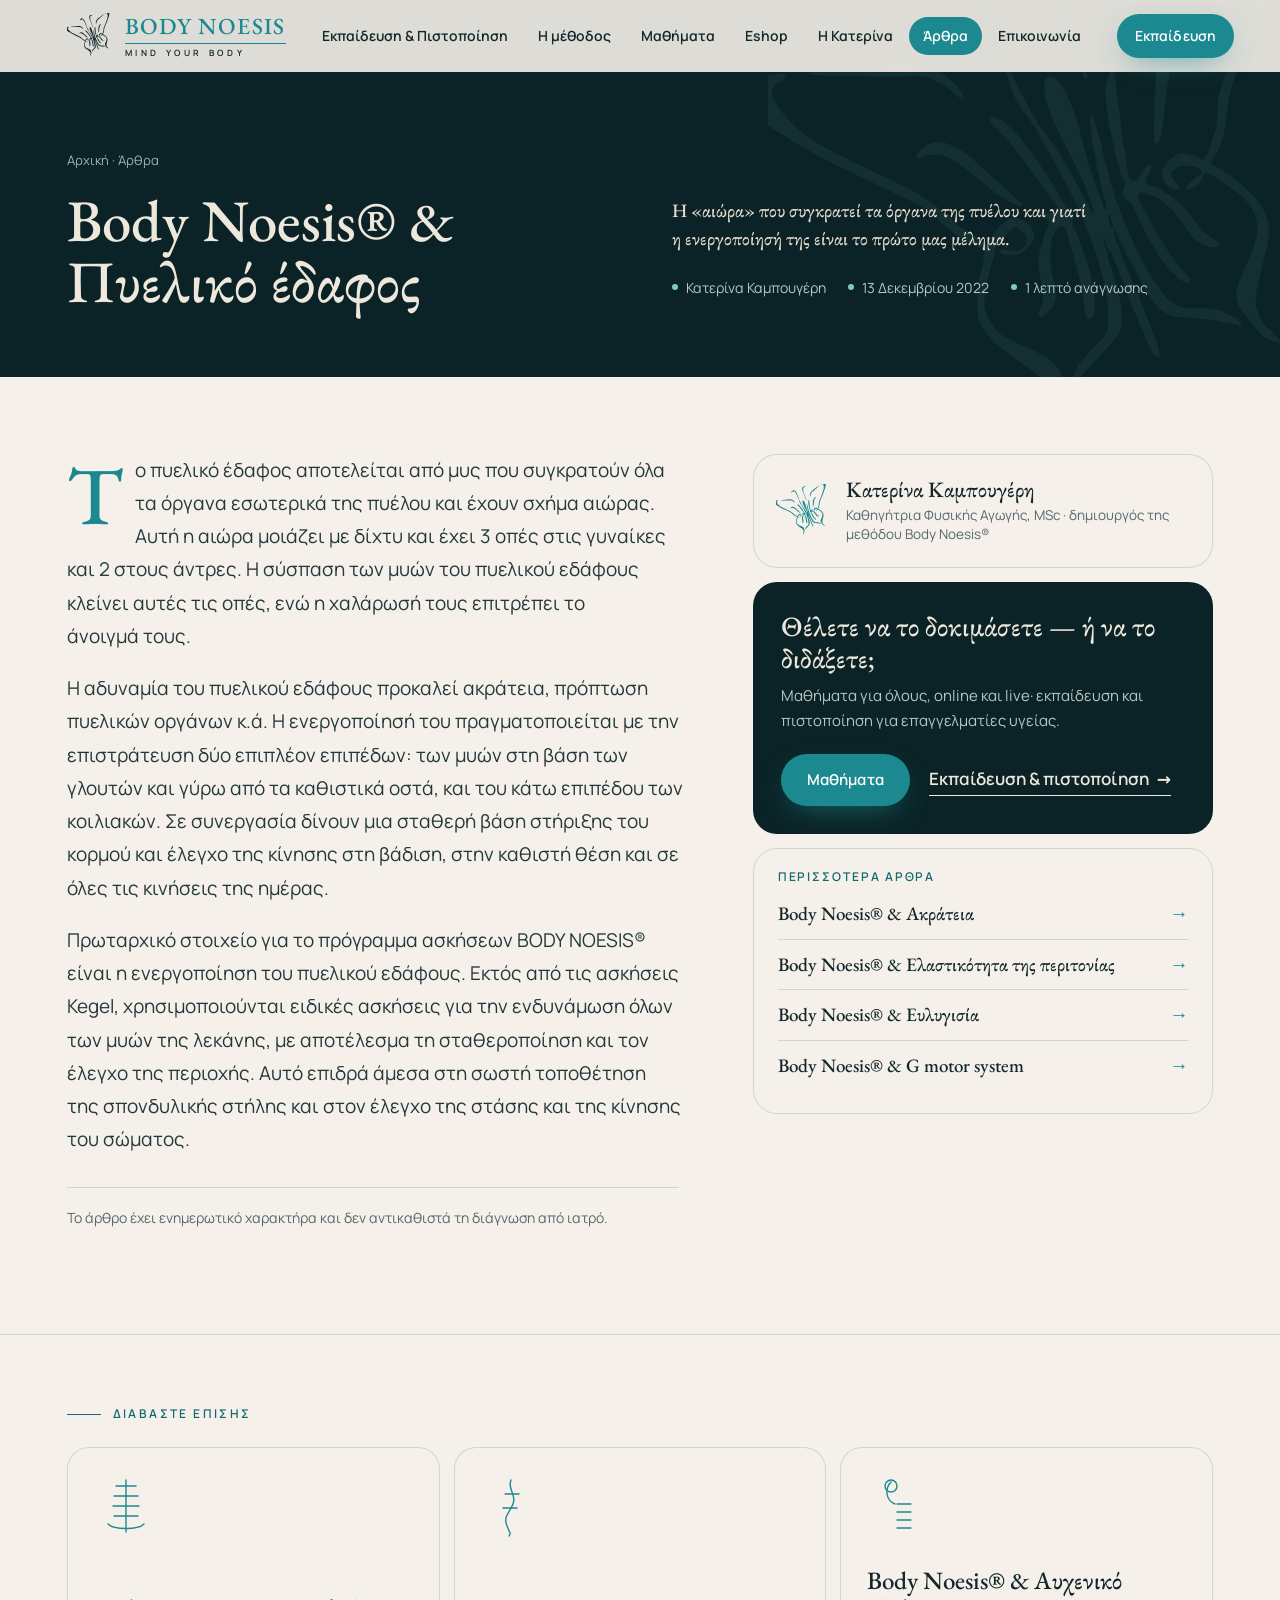
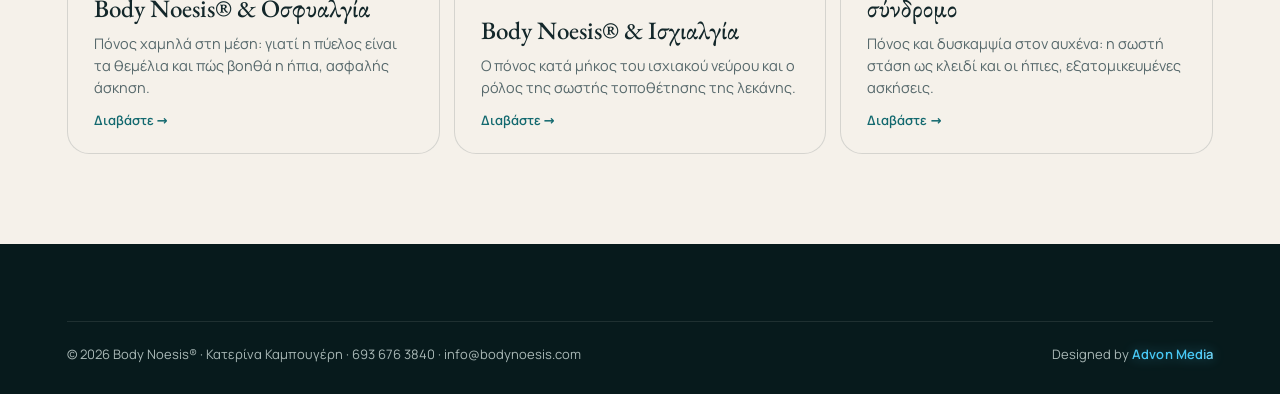
<file: arthro-pyeliko-edafos.html>
<!DOCTYPE html>
<html lang="el">
<head>
<meta charset="utf-8">
<meta name="viewport" content="width=device-width,initial-scale=1,viewport-fit=cover">
<title>Body Noesis® &amp; Πυελικό έδαφος | Κατερίνα Καμπουγέρη</title>
<!-- advon-icons · favicon.py · made from assets/img/body-noesis-icon.svg · vce3b1644 -->
<link rel="icon" href="favicon.ico?v=ce3b1644" sizes="32x32">
<link rel="icon" href="assets/icons/favicon.svg?v=ce3b1644" type="image/svg+xml">
<link rel="icon" href="assets/icons/favicon-96.png?v=ce3b1644" type="image/png" sizes="96x96">
<link rel="icon" href="assets/icons/favicon-48.png?v=ce3b1644" type="image/png" sizes="48x48">
<link rel="apple-touch-icon" href="assets/icons/apple-touch-icon.png?v=ce3b1644">
<link rel="manifest" href="site.webmanifest?v=ce3b1644">
<!-- /advon-icons -->
<meta name="description" content="Η «αιώρα» που συγκρατεί τα όργανα της πυέλου και γιατί η ενεργοποίησή της είναι το πρώτο μας μέλημα.">
<meta name="robots" content="index,follow,max-image-preview:large">
<script id="advon-draft-guard">/* Advon: drafts stay out of Google; the real domain is untouched */(function(h){if(/(^|\.)(drafts\.advonmedia\.com|github\.io|netlify\.app)$/.test(h)){var m=document.createElement("meta");m.name="robots";m.content="noindex,nofollow";document.head.appendChild(m)}})(location.hostname)</script>
<meta name="theme-color" content="#0B2326">
<meta name="color-scheme" content="light only">
<meta property="og:type" content="website"><meta property="og:locale" content="el_GR"><meta property="og:locale:alternate" content="en_GB">
<meta property="og:site_name" content="Body Noesis®">
<meta property="og:title" content="Body Noesis® &amp; Πυελικό έδαφος | Κατερίνα Καμπουγέρη"><meta property="og:description" content="Η «αιώρα» που συγκρατεί τα όργανα της πυέλου και γιατί η ενεργοποίησή της είναι το πρώτο μας μέλημα.">
<meta property="og:image" content="https://bodynoesis.com/assets/img/katerina-kampougeri-body-noesis-paralia-maxilari-1600.webp"><meta property="og:image:width" content="1600"><meta property="og:image:height" content="1200">
<meta name="twitter:card" content="summary_large_image">
<script>(function(){var h=document.documentElement;h.classList.add('js');try{if(!sessionStorage.getItem('bn-in')&&!matchMedia('(prefers-reduced-motion:reduce)').matches&&!document.hidden)0}catch(e){}})()</script>
<link rel="preload" href="assets/fonts/eb-garamond-greek-500.woff2" as="font" type="font/woff2" crossorigin>
<style id="advon-fonts">@font-face{font-family:'EB Garamond';font-style:normal;font-weight:500;font-display:swap;src:url(assets/fonts/eb-garamond-greek-500.woff2) format('woff2');unicode-range:U+0370-0377,U+037A-037F,U+0384-038A,U+038C,U+038E-03A1,U+03A3-03FF}
@font-face{font-family:'EB Garamond';font-style:normal;font-weight:500;font-display:swap;src:url(assets/fonts/eb-garamond-latin-500.woff2) format('woff2');unicode-range:U+0000-00FF,U+0131,U+0152-0153,U+02BB-02BC,U+02C6,U+02DA,U+02DC,U+0304,U+0308,U+0329,U+2000-206F,U+20AC,U+2122,U+2191,U+2193,U+2212,U+2215,U+FEFF,U+FFFD}
@font-face{font-family:'Manrope';font-style:normal;font-weight:400;font-display:swap;src:url(assets/fonts/manrope-greek-400.woff2) format('woff2');unicode-range:U+0370-0377,U+037A-037F,U+0384-038A,U+038C,U+038E-03A1,U+03A3-03FF}
@font-face{font-family:'Manrope';font-style:normal;font-weight:400;font-display:swap;src:url(assets/fonts/manrope-latin-400.woff2) format('woff2');unicode-range:U+0000-00FF,U+0131,U+0152-0153,U+02BB-02BC,U+02C6,U+02DA,U+02DC,U+0304,U+0308,U+0329,U+2000-206F,U+20AC,U+2122,U+2191,U+2193,U+2212,U+2215,U+FEFF,U+FFFD}
@font-face{font-family:'Manrope';font-style:normal;font-weight:600;font-display:swap;src:url(assets/fonts/manrope-greek-600.woff2) format('woff2');unicode-range:U+0370-0377,U+037A-037F,U+0384-038A,U+038C,U+038E-03A1,U+03A3-03FF}
@font-face{font-family:'Manrope';font-style:normal;font-weight:600;font-display:swap;src:url(assets/fonts/manrope-latin-600.woff2) format('woff2');unicode-range:U+0000-00FF,U+0131,U+0152-0153,U+02BB-02BC,U+02C6,U+02DA,U+02DC,U+0304,U+0308,U+0329,U+2000-206F,U+20AC,U+2122,U+2191,U+2193,U+2212,U+2215,U+FEFF,U+FFFD}</style>
<style>:root{--paper:#F5F1EA;--paper2:#EFE8DD;--surf:#E7DED0;--ink:#13272A;--mut:#56686B;--teal:#1C8990;--tealt:#13696F;--tealL:#7CC8CC;--deep:#0B2326;--deep2:#103136;--sand:#C9B590;--rasp:#983058;--rasp2:#7C2347;--line:rgba(19,39,42,.14);--lineL:rgba(245,241,234,.16);
--fd:'EB Garamond',Georgia,'Noto Serif',serif;--fb:'Manrope',system-ui,-apple-system,'Segoe UI',sans-serif;
--g:clamp(20px,5.2vw,120px);--gx:max(var(--g),calc((100vw - 1920px)/2));--r:22px;--ease:cubic-bezier(.22,1,.36,1);--sh1:0 1px 2px rgba(11,35,38,.06),0 6px 18px -8px rgba(11,35,38,.18);--sh2:0 2px 6px rgba(11,35,38,.08),0 24px 60px -24px rgba(11,35,38,.35);--sh3:0 40px 90px -40px rgba(11,35,38,.6)}
*,*::before,*::after{box-sizing:border-box}
html{-webkit-text-size-adjust:100%;scroll-behavior:smooth;scroll-padding-top:90px;color-scheme:light only}
html,body{overflow-x:clip}
body{margin:0;background:var(--paper);color:var(--ink);font:400 17px/1.65 var(--fb);-webkit-font-smoothing:antialiased;-moz-osx-font-smoothing:grayscale;text-rendering:optimizeLegibility}
img,video,svg{display:block;max-width:100%}img{height:auto}
a{color:inherit}
button{font:inherit;color:inherit;cursor:pointer}
h1,h2,h3,h4{margin:0;font-weight:500}
p{margin:0 0 1em}
::selection{background:var(--teal);color:#fff}
.wrap{width:calc(100% - 2*var(--g));max-width:1920px;margin:0 auto}
.sk{position:absolute;left:-9999px;top:0}.sk:focus{left:12px;top:12px;z-index:200;background:#fff;padding:10px 14px;border-radius:10px}
.d{font-family:var(--fd);font-weight:500;letter-spacing:-.012em;line-height:1.04;text-wrap:balance}
.kick{display:inline-flex;align-items:center;gap:12px;font:600 12px/1 var(--fb);letter-spacing:.2em;text-transform:uppercase;color:var(--tealt)}
.kick::before{content:"";width:34px;height:1px;background:currentColor;transform-origin:left;transform:scaleX(var(--kx,1));transition:transform .7s var(--ease)}
.on-dark .kick,.kick.l{color:var(--tealL)}
h2.d{font-size:clamp(38px,4.6vw,78px);margin:18px 0 0}
.lead{font-size:clamp(17px,1.25vw,20px);color:var(--mut);max-width:64ch;text-wrap:pretty}
.on-dark{background:var(--deep);color:#EDE7DC}
.on-dark .lead{color:#B9C6C4}
.sec{padding:clamp(80px,9vw,150px) 0;position:relative}
.num{font-variant-numeric:tabular-nums lining-nums}
.btn{display:inline-flex;align-items:center;justify-content:center;gap:10px;min-height:52px;padding:0 26px;border-radius:999px;border:0;background:var(--teal);color:#fff;font:600 15px/1 var(--fb);letter-spacing:.01em;text-decoration:none;position:relative;overflow:hidden;isolation:isolate;transition:transform .25s var(--ease),background .25s,box-shadow .25s;box-shadow:0 10px 30px -12px rgba(28,137,144,.8)}
.btn::after{content:"";position:absolute;inset:0;background:linear-gradient(100deg,transparent 30%,rgba(255,255,255,.28) 50%,transparent 70%);transform:translateX(-120%);z-index:-1}
.btn:active{transform:scale(.97)}
.btn.sec2{background:transparent;color:inherit;border:1px solid currentColor;box-shadow:none}
.btn.rasp{background:var(--rasp);box-shadow:0 10px 30px -12px rgba(152,48,88,.75)}
.btn.light{background:#F5F1EA;color:var(--deep);box-shadow:none}
@media (hover:hover){.btn:hover{transform:translateY(-2px)}.btn:hover::after{transform:translateX(120%);transition:transform .8s var(--ease)}.btn.sec2:hover{background:rgba(28,137,144,.08)}}
.tl{display:inline-flex;align-items:center;gap:8px;font-weight:600;text-decoration:none;border-bottom:1px solid currentColor;padding-bottom:2px}
.tl span{transition:transform .25s var(--ease)}@media (hover:hover){.tl:hover span{transform:translateX(4px)}}
/* ---------- header */
.hd{position:fixed;inset:0 0 auto;z-index:60;height:84px;display:flex;align-items:center;transition:background .35s,box-shadow .35s,height .35s;color:#F5F1EA}
.hd::before{content:"";position:absolute;inset:0;background:rgba(245,241,234,.9);backdrop-filter:saturate(1.4) blur(14px);-webkit-backdrop-filter:saturate(1.4) blur(14px);opacity:0;transition:opacity .35s;box-shadow:0 1px 0 var(--line)}
.hd.solid{color:var(--ink);height:72px}.hd.solid::before{opacity:1}
.hd .wrap{display:flex;align-items:center;gap:22px;position:relative}
.brand{display:flex;align-items:center;gap:12px;text-decoration:none;flex:none}
.brand svg{width:46px;height:46px;color:currentColor;transition:transform .8s var(--ease)}
.hd.solid .brand svg{color:var(--ink)}
.wm{display:flex;flex-direction:column;line-height:1}
.wm b{font:500 23px/1 var(--fd);letter-spacing:.06em;color:var(--tealL);padding-bottom:5px;border-bottom:1px solid currentColor}
.hd.solid .wm b{color:var(--teal)}
.wm i{font:600 8.6px/1 var(--fb);font-style:normal;letter-spacing:.42em;margin-top:5px}
.nav{display:flex;gap:2px;margin-left:auto;align-items:center}
.nav a{font:600 14px/1 var(--fb);text-decoration:none;padding:12px 12px;border-radius:999px;position:relative;white-space:nowrap}
.nav a::after{content:"";position:absolute;left:12px;right:12px;bottom:6px;height:1px;background:currentColor;transform:scaleX(0);transform-origin:left;transition:transform .35s var(--ease)}
@media (hover:hover){.nav a:hover::after{transform:scaleX(1)}}
.nav{position:relative}.nav a{z-index:1;padding:12px 14px;transition:color .35s}
.nav .pill{position:absolute;left:0;top:50%;width:0;height:38px;border-radius:999px;background:var(--teal);box-shadow:0 6px 18px -8px rgba(28,137,144,.7);transform:translate(0,-50%);pointer-events:none;z-index:0;opacity:0}
.nav .pill.go{transition:transform .55s var(--ease),width .55s var(--ease),opacity .3s}
.nav a.on{color:#fff}.nav a.on::after{display:none}
.nav a.cur{background:var(--teal);color:#fff}.nav a.cur::after{display:none}
.hdr{display:flex;align-items:center;gap:6px}
.cartb{position:relative;width:46px;height:46px;border-radius:50%;border:1px solid currentColor;background:transparent;display:grid;place-items:center;opacity:.92}
.cartb svg{width:20px;height:20px}
.cartb .cn{position:absolute;top:-4px;right:-4px;min-width:20px;height:20px;padding:0 5px;border-radius:10px;background:var(--rasp);color:#fff;font:700 11px/20px var(--fb);text-align:center;transform:scale(0);transition:transform .35s cubic-bezier(.34,1.56,.64,1)}
.cartb .cn.on{transform:scale(1)}
.cartb.bump{animation:bump .5s cubic-bezier(.34,1.56,.64,1)}@keyframes bump{40%{transform:scale(1.18)}}
.flags{display:flex;gap:4px}
.flags button{width:44px;height:44px;border:0;background:transparent;border-radius:50%;display:grid;place-items:center;opacity:.55;transition:opacity .2s}
.flags button[aria-pressed=true]{opacity:1}
.fl{display:block;width:20px;height:14px;overflow:hidden;line-height:0;border-radius:2px;box-shadow:0 0 0 1px rgba(0,0,0,.12)}
.fl svg{display:block;width:100%;height:100%}
.burger{display:none;width:46px;height:46px;border:1px solid currentColor;border-radius:50%;background:transparent;position:relative}
.burger i{position:absolute;left:14px;right:14px;height:1.5px;background:currentColor;transition:transform .35s var(--ease),opacity .2s}
.burger i:nth-child(1){top:17px}.burger i:nth-child(2){top:22px}.burger i:nth-child(3){top:27px}
.mm{position:fixed;inset:0;z-index:90;background:var(--deep);color:#F5F1EA;display:flex;flex-direction:column;padding:96px var(--g) 40px;transform:translateY(-100%);transition:transform .55s var(--ease);visibility:hidden}
.mm.open{transform:none;visibility:visible}
.mm a{font:500 clamp(30px,8vw,44px)/1.25 var(--fd);text-decoration:none;padding:6px 0;border-bottom:1px solid var(--lineL)}
.mm .x{position:absolute;top:18px;right:var(--g);width:50px;height:50px;border-radius:50%;border:1px solid rgba(245,241,234,.5);background:transparent;color:#F5F1EA;font-size:26px;line-height:1}
.mm .mmf{margin-top:auto;display:flex;gap:10px;align-items:center;flex-wrap:wrap}
@media (max-width:1220px){.nav{display:none}.burger{display:block}.hdr{margin-left:auto}}
@media (max-width:520px){.wm i{display:none}.wm b{font-size:19px;border:0;padding:0}.brand svg{width:38px;height:38px}.hd .flags{display:none}.hd{height:70px}}
/* ---------- intro (vertebrae align, page opens) */
#intro{position:fixed;inset:0;z-index:300;pointer-events:none;display:none}
html.bn-intro #intro{display:block;pointer-events:auto}
#intro .bd{position:absolute;left:0;right:0;height:calc(100%/7 + 1px);background:var(--deep);transition:transform .9s cubic-bezier(.76,0,.24,1)}
#intro .vb{position:absolute;left:50%;top:50%;width:min(96px,18vw);height:46%;transform:translate(-50%,-50%)}
#intro .vb i{position:absolute;left:0;width:100%;height:calc(100%/7*.7);border-radius:40%/60%;border:1.5px solid var(--tealL);background:rgba(124,200,204,.08);transform:translateX(var(--x));transition:transform .9s cubic-bezier(.34,1.3,.5,1),background .5s}
#intro .ibf{position:absolute;left:50%;top:calc(27% - 70px);width:84px;height:84px;margin-left:-42px;color:#F5F1EA;opacity:0;transform:translateY(10px) scale(.8);transition:opacity .6s,transform .8s var(--ease)}
#intro .iw{position:absolute;left:0;right:0;top:calc(73% + 10px);text-align:center;color:#F5F1EA;opacity:0;transition:opacity .6s .1s}
#intro .iw b{display:block;font:500 28px/1 var(--fd);letter-spacing:.12em;color:var(--tealL)}#intro .iw small{display:block;margin-top:10px;font:600 10px/1 var(--fb);letter-spacing:.44em}
#intro.al .vb i{transform:none;background:rgba(124,200,204,.22)}
#intro.bf .ibf{opacity:1;transform:none}#intro.bf .iw{opacity:1}
#intro.go .bd:nth-child(odd){transform:translateX(-101%)}#intro.go .bd:nth-child(even){transform:translateX(101%)}
#intro.go .vb,#intro.go .ibf,#intro.go .iw{opacity:0;transition:opacity .35s}
/* ---------- hero */
.hero{position:relative;min-height:max(640px,100svh);display:grid;grid-template-columns:minmax(0,46fr) minmax(0,54fr);background:var(--deep);color:#F2ECE2;overflow:clip}
.hero-t{position:relative;z-index:2;padding:calc(84px + clamp(30px,5vh,70px)) clamp(28px,4vw,72px) clamp(40px,6vh,80px) var(--gx);display:flex;flex-direction:column;justify-content:center}
.hero-t .ey{font:600 12px/1.4 var(--fb);letter-spacing:.22em;text-transform:uppercase;color:var(--tealL);display:flex;align-items:center;gap:12px}
.hero-t .ey::before{content:"";width:28px;height:1px;background:currentColor}
.hero h1{font:600 14px/1.55 var(--fb);letter-spacing:.02em;color:#C7D3D1;margin:22px 0 0;max-width:46ch}
.hero .disp{font-family:var(--fd);font-weight:500;font-size:clamp(46px,5.2vw,96px);line-height:.98;letter-spacing:-.02em;margin:16px 0 0;text-wrap:balance}
.hero .disp em{font-style:normal;color:var(--tealL);position:relative;white-space:nowrap}
.hero .disp em svg{position:absolute;left:-2%;right:-2%;bottom:-.08em;width:104%;height:.22em;overflow:visible}
.hero .disp em path{stroke:var(--sand);stroke-width:2.2;fill:none;stroke-dasharray:1;stroke-dashoffset:1;transition:stroke-dashoffset 1.2s .9s var(--ease)}
.hero.in .disp em path{stroke-dashoffset:0}
.hero .sub{margin:26px 0 0;font-size:clamp(16px,1.15vw,19px);color:#C3CFCD;max-width:52ch;text-wrap:pretty}
.hero .cta{display:flex;align-items:center;gap:24px;flex-wrap:wrap;margin-top:34px}
.hero .chips{display:flex;flex-wrap:wrap;gap:8px;margin-top:38px;padding:0;list-style:none}
.hero .chips li{font:600 12.5px/1 var(--fb);padding:11px 15px;border-radius:999px;border:1px solid rgba(124,200,204,.35);color:#DCE6E4}
.w{display:inline-block;overflow:hidden;vertical-align:top;padding-bottom:.08em;margin-bottom:-.08em}
.w>span{display:inline-block;transform:translateY(105%);transition:transform 1s var(--ease);transition-delay:calc(var(--i)*70ms + .2s)}
.hero.in .w>span{transform:none}
.hero .fade{opacity:0;transform:translateY(14px);transition:opacity .8s var(--ease),transform .8s var(--ease);transition-delay:calc(var(--d,0)*1ms + .5s)}
.hero.in .fade{opacity:1;transform:none}
.hero-p{position:relative;z-index:1;margin-top:84px;border-top-left-radius:clamp(40px,7vw,140px);overflow:hidden;background:#173a3f}
.hero-p picture,.hero-p img{display:block;width:100%;height:100%}
.hero-p img{object-fit:cover;object-position:72% 34%;transform:scale(1.08);transition:transform 2.4s var(--ease)}
.hero.in .hero-p img{transform:scale(1);animation:kb 26s 2.4s ease-in-out infinite alternate}
@keyframes kb{to{transform:scale(1.045) translate(-.8%,-.5%)}}
.hero-p::after{content:"";position:absolute;inset:0;background:linear-gradient(90deg,rgba(11,35,38,.55),rgba(11,35,38,0) 34%),linear-gradient(0deg,rgba(11,35,38,.45),transparent 30%);pointer-events:none}
.hero-card{position:absolute;left:clamp(18px,2.4vw,36px);bottom:clamp(18px,3vh,36px);z-index:3;display:flex;gap:14px;align-items:center;max-width:330px;padding:14px 18px 14px 14px;border-radius:18px;background:rgba(11,35,38,.55);backdrop-filter:blur(12px);-webkit-backdrop-filter:blur(12px);border:1px solid rgba(245,241,234,.18);color:#F2ECE2;text-decoration:none;font-size:13.5px;line-height:1.4;box-shadow:var(--sh2);animation:bob 6s ease-in-out infinite}
.hero-card b{display:block;font:500 18px/1.2 var(--fd);color:#fff}
.hero-card .seal{flex:none;width:58px;height:58px}
@keyframes bob{50%{transform:translateY(-6px)}}
.hero-spine{position:absolute;left:calc(var(--gx) - 2px);top:0;bottom:0;width:1px;z-index:1;opacity:.5;pointer-events:none}
.hero-bg{position:absolute;inset:0;z-index:0;pointer-events:none;overflow:hidden}
.hero-bg .o{position:absolute;border-radius:50%;filter:none}
.hero-bg .o1{width:70vmax;height:70vmax;left:-28vmax;top:-30vmax;background:radial-gradient(closest-side,rgba(28,137,144,.32),transparent);animation:dr1 28s ease-in-out infinite alternate}
.hero-bg .o2{width:50vmax;height:50vmax;left:10vmax;bottom:-32vmax;background:radial-gradient(closest-side,rgba(201,181,144,.14),transparent);animation:dr2 34s ease-in-out infinite alternate}
@keyframes dr1{to{transform:translate(8vmax,6vmax)}}@keyframes dr2{to{transform:translate(-6vmax,-5vmax)}}
.hero-bg .bfw{position:absolute;right:56%;top:52%;width:min(36vw,520px);color:rgba(124,200,204,.07);transform:translate(10%,-50%) rotate(-8deg)}
.hero .scroll{position:absolute;left:var(--gx);bottom:26px;z-index:3;font:600 11px/1 var(--fb);letter-spacing:.3em;color:#9fb3b1;display:flex;align-items:center;gap:12px;text-transform:uppercase;transition:opacity .4s}
.hero .scroll i{width:1px;height:34px;background:linear-gradient(var(--tealL),transparent);animation:sc 2.2s ease-in-out infinite}
@keyframes sc{0%{transform:scaleY(0);transform-origin:top}50%{transform:scaleY(1);transform-origin:top}51%{transform-origin:bottom}100%{transform:scaleY(0);transform-origin:bottom}}
@media (max-width:1000px){
 .hero{grid-template-columns:1fr;min-height:0}
 .hero-p{order:-1;margin-top:70px;border-radius:0;aspect-ratio:4/3;height:auto}
 .hero-p img{object-position:50% 50%;animation:none!important;transform:none!important}
 .hero-p::after{background:linear-gradient(0deg,var(--deep),rgba(11,35,38,0) 26%)}
 .hero-t{padding:10px var(--g) 64px;margin-top:-34px}
 .hero-card{left:auto;right:12px;bottom:auto;top:12px;max-width:250px;padding:10px 12px;font-size:12px;animation:none}
 .hero-card .seal{width:44px;height:44px}.hero-card b{font-size:15px}
 .hero .scroll,.hero-spine{display:none}
}
@media (max-width:520px){.hero-card{display:none}.hero .disp{font-size:clamp(40px,11.4vw,56px)}}
/* ---------- proof */
.proof{border-bottom:1px solid var(--line);background:var(--paper)}
.proof ul{list-style:none;margin:0;padding:0;display:grid;grid-template-columns:repeat(5,minmax(0,1fr))}
.proof li{padding:34px clamp(14px,1.6vw,28px);border-left:1px solid var(--line);opacity:0;transform:translateY(16px) rotateX(-40deg);transform-origin:50% 100%;transition:opacity .6s,transform .8s var(--ease);transition-delay:calc(var(--i)*70ms)}
.proof li:first-child{border-left:0;padding-left:0}
.proof.in li{opacity:1;transform:none}
.proof b{display:block;font:500 clamp(24px,2vw,32px)/1.08 var(--fd);color:var(--tealt)}
.proof span{display:block;margin-top:8px;font-size:14px;color:var(--mut);line-height:1.45}
@media (max-width:1000px){.proof ul{grid-template-columns:repeat(2,minmax(0,1fr))}.proof li{border-left:0;border-top:1px solid var(--line);padding:24px 14px 24px 0}.proof li:first-child{grid-column:1/-1}}
/* ---------- academy */
.acad{background:var(--deep);color:#EDE7DC;border-radius:clamp(36px,5vw,72px) clamp(36px,5vw,72px) 0 0;margin-top:-1px;overflow:clip;position:relative}
.acad .amb{position:absolute;inset:0;pointer-events:none;overflow:hidden}
.acad .amb i{position:absolute;border-radius:50%;border:1px solid rgba(124,200,204,.1)}
.a-head{display:grid;grid-template-columns:minmax(0,1.05fr) minmax(0,.95fr);gap:clamp(30px,5vw,96px);align-items:end}
.a-head h2{font-size:clamp(42px,5.4vw,96px)}
.a-head h2 em{font-style:normal;color:var(--tealL)}
.a-head .lead{margin:0}
.who{margin:clamp(56px,7vw,110px) 0 0;display:grid;grid-template-columns:minmax(0,.62fr) minmax(0,1.38fr);gap:clamp(30px,5vw,96px);align-items:start}
.who h3{font:600 12px/1.4 var(--fb);letter-spacing:.2em;text-transform:uppercase;color:var(--sand)}
.who ul{list-style:none;margin:0;padding:0}
.who li{display:flex;align-items:baseline;justify-content:space-between;gap:20px;padding:18px 0;border-top:1px solid var(--lineL);font:500 clamp(28px,3.4vw,58px)/1.05 var(--fd);color:rgba(237,231,220,.28);transition:color .6s,padding .6s var(--ease)}
.who li:last-child{border-bottom:1px solid var(--lineL)}
.who li small{font:600 12px/1.3 var(--fb);letter-spacing:.08em;color:var(--tealL);opacity:0;transition:opacity .6s;text-align:right;max-width:24ch}
.who li.lit{color:#F2ECE2;padding-left:clamp(0px,1.4vw,24px)}.who li.lit small{opacity:1}
.fmt{margin-top:clamp(56px,7vw,110px);display:grid;grid-template-columns:repeat(4,minmax(0,1fr));gap:14px}
.fmt div{padding:28px 24px 26px;border-radius:var(--r);background:var(--deep2);border:1px solid var(--lineL);position:relative;overflow:hidden;transform:translateY(30px) scale(.96);opacity:0;transition:transform .8s var(--ease),opacity .6s;transition-delay:calc(var(--i)*80ms)}
.fmt.in div{transform:none;opacity:1}
.fmt b{display:block;font:500 clamp(36px,3.2vw,52px)/1 var(--fd);color:#fff}
.fmt span{display:block;margin-top:14px;font:600 12px/1.3 var(--fb);letter-spacing:.16em;text-transform:uppercase;color:var(--tealL)}
.fmt p{margin:10px 0 0;font-size:15px;color:#B9C6C4;line-height:1.5}
.fmt div::before{content:"";position:absolute;left:0;top:0;height:2px;width:100%;background:linear-gradient(90deg,var(--teal),var(--sand));transform:scaleX(0);transform-origin:left;transition:transform 1s var(--ease);transition-delay:calc(var(--i)*80ms + .3s)}
.fmt.in div::before{transform:scaleX(1)}
.syl{margin-top:clamp(70px,8vw,130px);display:grid;grid-template-columns:minmax(0,.72fr) minmax(0,1.28fr);gap:clamp(30px,5vw,96px)}
.syl .st{position:sticky;top:110px;align-self:start}
.syl h3{font:500 clamp(32px,3.2vw,54px)/1.05 var(--fd)}
.syl .st p{color:#B9C6C4;margin-top:18px}
.syl .bar{margin-top:26px;height:3px;border-radius:3px;background:rgba(245,241,234,.12);overflow:hidden}
.syl .bar i{display:block;height:100%;width:100%;background:linear-gradient(90deg,var(--teal),var(--tealL));transform:scaleX(var(--p,0));transform-origin:left}
.syl .cnt{margin-top:12px;font:600 13px/1 var(--fb);color:var(--tealL)}
.syl ol{list-style:none;margin:0;padding:0;columns:2;column-gap:34px;counter-reset:m}
.syl li{break-inside:avoid;counter-increment:m;display:grid;grid-template-columns:44px minmax(0,1fr);gap:4px;padding:16px 0 16px;border-top:1px solid var(--lineL);font-size:16px;line-height:1.45;color:rgba(237,231,220,.5);transition:color .5s}
.syl li::before{content:counter(m,decimal-leading-zero);font:500 18px/1.3 var(--fd);color:rgba(124,200,204,.45);transition:color .5s}
.syl li.lit{color:#F2ECE2}.syl li.lit::before{color:var(--tealL)}
/* path */
.path{margin-top:clamp(80px,9vw,140px);display:grid;grid-template-columns:minmax(0,1fr) minmax(0,1fr);gap:clamp(30px,5vw,96px)}
.path h3{font:500 clamp(32px,3.2vw,54px)/1.05 var(--fd)}
.road{position:relative;padding-left:64px}
.road .ln{position:absolute;left:21px;top:8px;bottom:8px;width:2px;background:rgba(245,241,234,.1)}
.road .ln i{position:absolute;inset:0;background:linear-gradient(var(--tealL),var(--teal));transform:scaleY(var(--p,0));transform-origin:top}
.road .st2{position:relative;padding:4px 0 38px}
.road .st2:last-child{padding-bottom:0}
.road .dot{position:absolute;left:-64px;top:0;width:44px;height:30px;border-radius:44%/62%;border:1.5px solid rgba(124,200,204,.4);background:var(--deep);display:grid;place-items:center;font:600 13px/1 var(--fb);color:rgba(124,200,204,.7);transition:all .5s cubic-bezier(.34,1.56,.64,1)}
.road .st2.lit .dot{background:var(--teal);border-color:var(--teal);color:#fff;transform:scale(1.08)}
.road h4{font:500 26px/1.15 var(--fd);color:#F2ECE2}
.road p{margin:8px 0 0;color:#B9C6C4;font-size:15.5px}
/* certificate */
.cert-w{margin-top:clamp(80px,9vw,140px);display:grid;grid-template-columns:minmax(0,.9fr) minmax(0,1.1fr);gap:clamp(30px,5vw,96px);align-items:center}
.cert-w h3{font:500 clamp(32px,3.2vw,54px)/1.05 var(--fd)}
.cert-w .lead{margin-top:16px}
.field{display:block;margin-top:24px}
.field span{display:block;font:600 12px/1 var(--fb);letter-spacing:.14em;text-transform:uppercase;color:var(--tealL);margin-bottom:10px}
.field input,.field select,.field textarea{width:100%;min-height:54px;padding:14px 18px;border-radius:14px;border:1px solid rgba(245,241,234,.25);background:rgba(245,241,234,.06);color:#F5F1EA;font:500 17px/1.3 var(--fb);outline:none;transition:border-color .2s,background .2s}
.field textarea{min-height:110px;resize:vertical}
.field select option{color:#13272A}
.field input:focus,.field select:focus,.field textarea:focus{border-color:var(--tealL);background:rgba(245,241,234,.1)}
.cert{position:relative;aspect-ratio:1.414/1;border-radius:6px;background:#FBF8F2;color:#1F3134;padding:clamp(18px,3.4%,44px);box-shadow:var(--sh3);transform:perspective(1400px) rotateY(var(--ry,-8deg)) rotateX(var(--rx,4deg));transition:transform .6s var(--ease);overflow:hidden}
.cert::before{content:"";position:absolute;inset:clamp(8px,1.6%,16px);border:1px solid #C9B590;border-radius:3px;pointer-events:none}
.cert::after{content:"";position:absolute;inset:calc(clamp(8px,1.6%,16px) + 5px);border:1px solid rgba(201,181,144,.5);border-radius:2px;pointer-events:none}
.cert .ci{position:relative;height:100%;display:flex;flex-direction:column;align-items:center;justify-content:space-between;text-align:center;padding:4% 6%}
.cert .cbf{width:11%;color:#1F3134}
.cert .ctt{font:600 clamp(8px,.85vw,12px)/1 var(--fb);letter-spacing:.38em;color:var(--teal)}
.cert .cn2{font:500 clamp(10px,1.1vw,15px)/1.2 var(--fd);letter-spacing:.2em;text-transform:uppercase}
.cert .nm{font:500 clamp(22px,3vw,46px)/1.1 var(--fd);color:#0B2326;min-height:1.1em;border-bottom:1px solid #C9B590;padding:0 6% 4px;transition:opacity .2s}
.cert .tx{font-size:clamp(9px,.9vw,13px);line-height:1.5;color:#4C5D60;max-width:46ch}
.cert .sg{display:flex;justify-content:space-between;width:100%;align-items:flex-end;font-size:clamp(8px,.8vw,11px);color:#5c6b6d}
.cert .sg div{border-top:1px solid #9aa7a8;padding-top:4px;min-width:30%}
.cert .sg svg{width:clamp(80px,12vw,150px);height:auto;margin:0 auto -2px;stroke:#0B2326;fill:none;stroke-width:1.4;stroke-dasharray:1;stroke-dashoffset:1;transition:stroke-dashoffset 2s var(--ease)}
.cert.in .sg svg{stroke-dashoffset:0}
.cert .stamp{position:absolute;right:5%;bottom:5%;width:clamp(48px,7vw,86px);aspect-ratio:1;border-radius:50%;border:2px solid rgba(152,48,88,.55);color:rgba(152,48,88,.75);display:grid;place-items:center;transform:rotate(-14deg) scale(1.6);opacity:0;transition:transform .6s cubic-bezier(.34,1.56,.64,1) 1.2s,opacity .3s 1.2s}
.cert.in .stamp{transform:rotate(-14deg);opacity:1}
.cert .stamp svg{width:84%;height:84%}
.cert-note{margin-top:14px;font-size:12px;color:#8FA3A1}
/* team */
.team{margin-top:clamp(80px,9vw,140px)}
.team h3{font:500 clamp(32px,3.2vw,54px)/1.05 var(--fd);max-width:20ch}
.tg{display:grid;grid-template-columns:repeat(3,minmax(0,1fr));gap:18px;margin-top:40px}
.tc{border-radius:var(--r);background:var(--deep2);border:1px solid var(--lineL);overflow:hidden;display:flex;flex-direction:column}
.tc figure{margin:0;aspect-ratio:1/1;overflow:hidden;background:#1a3c41}
.tc img{width:100%;height:100%;object-fit:cover;transition:transform 1.2s var(--ease)}
@media (hover:hover){.tc:hover img{transform:scale(1.04)}}
.tc div{padding:22px 24px 26px}
.tc b{display:block;font:500 26px/1.1 var(--fd);color:#fff}
.tc small{display:block;margin-top:6px;font:600 12px/1.4 var(--fb);letter-spacing:.12em;text-transform:uppercase;color:var(--tealL)}
.tc p{margin:12px 0 0;font-size:15px;color:#B9C6C4;line-height:1.55}
.tc.es{lang:es}
/* price */
.price{margin-top:clamp(80px,9vw,140px);display:grid;grid-template-columns:minmax(0,.8fr) minmax(0,1.2fr);gap:clamp(30px,5vw,96px);align-items:start}
.price h3{font:500 clamp(32px,3.2vw,54px)/1.05 var(--fd)}
.pg{display:grid;grid-template-columns:repeat(3,minmax(0,1fr));gap:14px}
.pc{padding:28px 22px;border-radius:var(--r);border:1px solid var(--lineL);background:rgba(245,241,234,.03);text-align:left}
.pc.hi{background:var(--teal);border-color:var(--teal);color:#fff}
.pc b{display:block;font:500 clamp(40px,3.6vw,58px)/1 var(--fd)}
.pc span{display:block;margin-top:12px;font:600 13px/1.4 var(--fb);color:var(--tealL)}
.pc.hi span{color:#E2F4F5}
.pnote{grid-column:1/-1;margin:8px 0 0;font-size:14px;color:#9FB3B1}
.perk{grid-column:1/-1;display:flex;align-items:center;gap:14px;padding:16px 20px;border-radius:16px;border:1px dashed rgba(201,181,144,.5);color:#EDE7DC;font-size:15px}
.perk b{font:500 26px/1 var(--fd);color:var(--sand)}
.enq{margin-top:clamp(80px,9vw,140px);border-radius:clamp(26px,3vw,44px);background:linear-gradient(135deg,#123a40,#0e2c30);border:1px solid var(--lineL);padding:clamp(28px,4.4vw,70px);display:grid;grid-template-columns:minmax(0,.9fr) minmax(0,1.1fr);gap:clamp(24px,4vw,70px);position:relative;overflow:hidden}
.enq h3{font:500 clamp(34px,3.6vw,60px)/1.03 var(--fd)}
.enq .fgr{display:grid;grid-template-columns:minmax(0,1fr) minmax(0,1fr);gap:0 14px}
.enq .fgr .full{grid-column:1/-1}
.enq .bts{display:flex;gap:10px;flex-wrap:wrap;margin-top:22px}
.es-l{margin-top:22px;font-size:14px;color:#9FB3B1;font-style:italic}
@media (max-width:600px){.fmt{gap:10px}.fmt div{padding:22px 16px}.fmt b{font-size:clamp(26px,7.6vw,34px)}}
@media (max-width:1000px){.a-head,.who,.syl,.path,.cert-w,.price,.enq{grid-template-columns:1fr}.fmt{grid-template-columns:repeat(2,minmax(0,1fr))}.syl ol{columns:1}.syl .st{position:static}.tg{grid-template-columns:1fr}.pg{grid-template-columns:1fr}.enq .fgr{grid-template-columns:1fr}.who li small{display:none}}
@media (min-width:600px) and (max-width:1000px){.tg{grid-template-columns:repeat(2,minmax(0,1fr))}.tg .tc:last-child{grid-column:1/-1}.tg .tc:last-child figure{aspect-ratio:16/9}}
/* ---------- method (spine) */
.meth{background:var(--paper)}
.m-head{display:grid;grid-template-columns:minmax(0,1fr) minmax(0,1fr);gap:clamp(30px,5vw,96px);align-items:end}
.m-head .lead{margin:0}
.mstage{margin-top:clamp(50px,6vw,90px);display:grid;grid-template-columns:minmax(0,.9fr) minmax(0,1.1fr);gap:clamp(30px,5vw,96px)}
.sp-w{position:sticky;top:96px;align-self:start;height:calc(100svh - 130px);min-height:520px;max-height:860px;border-radius:clamp(26px,3vw,44px);background:radial-gradient(120% 80% at 50% 110%,rgba(28,137,144,.18),transparent 60%),var(--paper2);border:1px solid var(--line);overflow:hidden;display:flex;align-items:center;justify-content:center}
.sp-w svg.sp{height:88%;width:auto;overflow:visible}
.sp-w .vt{fill:#FBF8F2;stroke:var(--ink);stroke-width:1.6}
.sp-w .vt.on{fill:var(--teal);stroke:var(--tealt)}
.sp-w .disc{fill:var(--sand);opacity:.7}
.sp-w .pel{fill:none;stroke:var(--ink);stroke-width:1.6}
.sp-w .pelf{fill:var(--rasp);opacity:0;transition:opacity .6s}
.sp-w.pf .pelf{opacity:.32}
.sp-w .axis{stroke:var(--teal);stroke-width:1;stroke-dasharray:4 6;opacity:.6}
.sp-w .lab{position:absolute;left:22px;bottom:20px;font:600 12px/1.4 var(--fb);letter-spacing:.14em;text-transform:uppercase;color:var(--mut)}
.sp-w .lab b{display:block;font:500 34px/1 var(--fd);letter-spacing:0;text-transform:none;color:var(--tealt)}
.sp-w .bfm{position:absolute;right:22px;top:22px;width:56px;color:var(--ink);opacity:.85}
.prs{list-style:none;margin:0;padding:0}
.prs li{padding:clamp(28px,5vh,56px) 0;border-top:1px solid var(--line);opacity:.32;transition:opacity .6s}
.prs li.lit{opacity:1}
.prs li span{font:600 12px/1 var(--fb);letter-spacing:.2em;text-transform:uppercase;color:var(--tealt)}
.prs h3{font:500 clamp(28px,2.6vw,42px)/1.1 var(--fd);margin:12px 0 12px}
.prs p{color:var(--mut);margin:0;max-width:56ch}
.prs li:last-child{border-bottom:1px solid var(--line)}
.qb{margin-top:clamp(60px,7vw,110px);text-align:center}
.qb blockquote{margin:0 auto;max-width:22ch;font:500 clamp(40px,5vw,86px)/1.04 var(--fd);letter-spacing:-.015em;text-wrap:balance}
.qb blockquote .ww{opacity:.16;transition:opacity .4s}
.qb blockquote .ww.on{opacity:1}
.qb cite{display:block;margin-top:20px;font:600 13px/1 var(--fb);font-style:normal;letter-spacing:.16em;text-transform:uppercase;color:var(--tealt)}
.org{margin:28px auto 0;max-width:70ch;text-align:center;color:var(--mut);font-size:15.5px}
@media (max-width:1000px){.m-head,.mstage{grid-template-columns:1fr}.sp-w{position:sticky;top:72px;height:44svh;min-height:300px;z-index:2;box-shadow:var(--sh1)}.prs li{padding:28px 0}}
/* ---------- ticker */
.tick{background:var(--teal);color:#fff;overflow:hidden;padding:20px 0;-webkit-mask-image:linear-gradient(90deg,transparent,#000 8%,#000 92%,transparent);mask-image:linear-gradient(90deg,transparent,#000 8%,#000 92%,transparent)}
.tick .tr{display:flex;width:max-content;animation:tk 46s linear infinite}
.tick span{font:500 clamp(24px,2.4vw,38px)/1 var(--fd);padding:0 28px;display:flex;align-items:center;gap:56px;white-space:nowrap}
.tick span::after{content:"";width:10px;height:7px;border-radius:44%/62%;border:1.5px solid rgba(255,255,255,.7)}
@keyframes tk{to{transform:translateX(-50%)}}
@media (hover:hover){.tick:hover .tr{animation-play-state:paused}}
/* ---------- lessons */
.less{background:var(--paper2)}
.l-grid{margin-top:clamp(44px,5vw,80px);display:grid;grid-template-columns:minmax(0,1.1fr) minmax(0,.9fr);gap:clamp(24px,4vw,70px);align-items:stretch}
.l-ph{position:relative;border-radius:clamp(26px,3vw,44px);overflow:hidden;min-height:420px;background:#cfc3b2}
.l-ph img{position:absolute;inset:0;width:100%;height:100%;object-fit:cover;object-position:50% 40%}
.l-ph .tag{position:absolute;left:18px;bottom:18px;padding:10px 14px;border-radius:12px;background:rgba(245,241,234,.9);font:600 13px/1.3 var(--fb);color:var(--ink)}
.l-list{display:flex;flex-direction:column;gap:14px}
.lc{padding:28px;border-radius:var(--r);background:var(--paper);border:1px solid var(--line);box-shadow:var(--sh1);display:grid;grid-template-columns:minmax(0,1fr) auto;gap:6px 18px;align-items:start;transition:transform .4s var(--ease),box-shadow .4s}
@media (hover:hover){.lc:hover{transform:translateY(-4px);box-shadow:var(--sh2)}}
.lc h3{font:500 28px/1.1 var(--fd)}
.lc p{grid-column:1/-1;margin:8px 0 0;color:var(--mut);font-size:15.5px}
.lc .pr{text-align:right;font:500 30px/1 var(--fd);color:var(--tealt)}.lc .pr small{display:block;font:600 11.5px/1.3 var(--fb);color:var(--mut);margin-top:6px}
.lc.pro{background:var(--deep);color:#EDE7DC;border-color:transparent}.lc.pro p{color:#B9C6C4}.lc.pro .pr{color:var(--tealL);font-size:18px;font-family:var(--fb);font-weight:600;align-self:center}
.plat{margin-top:18px;font-size:14px;color:var(--mut)}
@media (max-width:1000px){.l-grid{grid-template-columns:1fr}.l-ph{min-height:0;aspect-ratio:1/1}}
/* ---------- shop */
.shop{background:var(--paper)}
.s-head{display:grid;grid-template-columns:minmax(0,1fr) minmax(0,1fr);gap:clamp(30px,5vw,96px);align-items:end}
.s-head .lead{margin:0}
.s-head h2 em{font-style:normal;color:var(--rasp)}
.prod{margin-top:clamp(56px,7vw,110px);display:grid;grid-template-columns:minmax(0,1.05fr) minmax(0,.95fr);gap:clamp(24px,5vw,90px);align-items:center}
.prod.flip{grid-template-columns:minmax(0,.95fr) minmax(0,1.05fr)}
.prod.flip .pgal{order:2}
.pgal{position:relative}
.pmain{position:relative;border-radius:clamp(22px,2.6vw,38px);overflow:hidden;background:#EAE3D8;aspect-ratio:1/1;box-shadow:var(--sh2)}
.pmain img{position:absolute;inset:0;width:100%;height:100%;object-fit:contain;background:#fff;opacity:0;transition:opacity .6s,transform 1s var(--ease);transform:scale(1.03)}
.pmain img.on{opacity:1;transform:none}
.pmain button{position:absolute;inset:0;border:0;background:transparent;z-index:2;cursor:zoom-in}
.pthumbs{display:flex;gap:8px;margin-top:12px;flex-wrap:wrap}
.pthumbs button{width:64px;height:64px;border-radius:12px;overflow:hidden;border:2px solid transparent;padding:0;background:#fff;transition:border-color .2s,transform .2s}
.pthumbs button[aria-pressed=true]{border-color:var(--rasp)}
.pthumbs img{width:100%;height:100%;object-fit:contain}
.pinfo .pat{display:inline-flex;align-items:center;gap:8px;font:600 12px/1 var(--fb);letter-spacing:.14em;text-transform:uppercase;color:var(--rasp);padding:9px 12px;border-radius:999px;background:rgba(152,48,88,.08)}
.pinfo h3{font:500 clamp(34px,3.4vw,58px)/1.04 var(--fd);margin:18px 0 0}
.pinfo .pp{display:flex;align-items:baseline;gap:14px;margin:18px 0 0}
.pinfo .pp b{font:500 clamp(38px,3.4vw,54px)/1 var(--fd);color:var(--rasp)}
.pinfo .pp s{font-size:20px;color:var(--mut)}
.pinfo .pp small{font-size:13px;color:var(--mut)}
.pinfo .lead{margin-top:18px;max-width:54ch}
.pinfo ul.pts{list-style:none;padding:0;margin:20px 0 0;display:grid;gap:8px}
.pinfo ul.pts li{display:flex;gap:12px;font-size:15.5px;line-height:1.5}
.pinfo ul.pts li::before{content:"";flex:none;width:9px;height:6px;margin-top:9px;border-radius:44%/62%;border:1.5px solid var(--teal)}
.pinfo .dims{margin-top:18px;font-size:14px;color:var(--mut);padding-top:14px;border-top:1px solid var(--line)}
.buy{display:flex;align-items:center;gap:12px;margin-top:24px;flex-wrap:wrap}
.qty{display:inline-flex;align-items:center;border:1px solid var(--line);border-radius:999px;height:52px;background:#fff}
.qty button{width:46px;height:50px;border:0;background:transparent;font-size:20px}
.qty output{min-width:28px;text-align:center;font-weight:600}
.more{border:0;background:transparent;padding:10px 4px;font-weight:600;border-bottom:1px solid currentColor}
.patent{margin-top:clamp(56px,7vw,110px);display:grid;grid-template-columns:minmax(0,.55fr) minmax(0,1.45fr);gap:clamp(24px,4vw,70px);align-items:center;padding:clamp(24px,3vw,44px);border-radius:clamp(26px,3vw,44px);background:var(--paper2);border:1px solid var(--line)}
.patent button{border:0;padding:0;background:transparent;cursor:zoom-in;border-radius:10px;overflow:hidden;box-shadow:var(--sh2);transform:rotate(-2deg);transition:transform .5s var(--ease)}
@media (hover:hover){.patent button:hover{transform:rotate(0) scale(1.02)}}
.patent h3{font:500 clamp(28px,2.6vw,42px)/1.1 var(--fd)}
.patent p{color:var(--mut);margin:12px 0 0}
.how{margin-top:clamp(40px,5vw,70px);display:grid;grid-template-columns:repeat(3,minmax(0,1fr));gap:14px;counter-reset:h}
.how div{padding:26px;border-radius:var(--r);border:1px solid var(--line);counter-increment:h;position:relative}
.how div::before{content:counter(h);display:grid;place-items:center;width:38px;height:38px;border-radius:50%;background:var(--rasp);color:#fff;font:600 15px/1 var(--fb);margin-bottom:16px}
.how b{display:block;font:500 24px/1.15 var(--fd)}
.how p{margin:8px 0 0;font-size:15px;color:var(--mut)}
.nocard{margin-top:16px;display:flex;align-items:center;gap:10px;font-size:14.5px;color:var(--mut)}
.nocard svg{width:20px;height:20px;flex:none;color:var(--teal)}
@media (max-width:1000px){.s-head,.prod,.prod.flip,.patent{grid-template-columns:1fr}.prod.flip .pgal{order:0}.how{grid-template-columns:1fr}.patent button{max-width:260px}}
/* ---------- cart drawer + checkout */
.ov{position:fixed;inset:0;z-index:120;background:rgba(11,35,38,.5);opacity:0;visibility:hidden;transition:opacity .35s,visibility .35s}
.ov.on{opacity:1;visibility:visible}
.drawer{position:fixed;top:0;right:0;bottom:0;z-index:130;width:min(460px,100%);background:var(--paper);display:flex;flex-direction:column;transform:translateX(102%);transition:transform .5s var(--ease);box-shadow:var(--sh3);visibility:hidden}
.drawer.on{transform:none;visibility:visible}
.drawer header{display:flex;align-items:center;justify-content:space-between;padding:22px 24px;border-bottom:1px solid var(--line)}
.drawer header b{font:500 28px/1 var(--fd)}
.xb{width:46px;height:46px;border-radius:50%;border:1px solid var(--line);background:#fff;font-size:22px;line-height:1}
.drawer .items{flex:1;overflow:auto;padding:8px 24px}
.ci2{display:grid;grid-template-columns:72px minmax(0,1fr) auto;gap:14px;align-items:center;padding:16px 0;border-bottom:1px solid var(--line)}
.ci2 img{width:72px;height:72px;object-fit:contain;background:#fff;border-radius:12px}
.ci2 b{display:block;font:500 19px/1.2 var(--fd)}
.ci2 small{color:var(--mut)}
.ci2 .qty{height:40px}.ci2 .qty button{width:36px;height:38px;font-size:17px}
.ci2 .rm{border:0;background:transparent;color:var(--mut);font-size:13px;text-decoration:underline;padding:4px 0}
.empty{padding:40px 0;text-align:center;color:var(--mut)}
.drawer footer{padding:20px 24px 24px;border-top:1px solid var(--line);background:var(--paper2)}
.tot{display:flex;justify-content:space-between;align-items:baseline;font-size:15px}
.tot b{font:500 34px/1 var(--fd);color:var(--rasp)}
.drawer footer p{font-size:13px;color:var(--mut);margin:8px 0 14px}
.drawer footer .btn{width:100%}
.dlg{position:fixed;inset:0;z-index:140;display:grid;place-items:center;padding:16px;visibility:hidden;opacity:0;transition:opacity .3s,visibility .3s}
.dlg.on{visibility:visible;opacity:1}
.dlg .box{position:relative;width:min(760px,100%);max-height:calc(100dvh - 32px);overflow:auto;background:var(--paper);border-radius:28px;padding:clamp(22px,4vw,44px);box-shadow:var(--sh3);transform:translateY(24px) scale(.98);transition:transform .45s var(--ease)}
.dlg.on .box{transform:none}
.dlg .xb{position:absolute;top:16px;right:16px}
.dlg h3{font:500 clamp(30px,3vw,44px)/1.05 var(--fd);padding-right:56px}
.dlg .sum{margin-top:14px;padding:14px 16px;border-radius:14px;background:var(--paper2);font-size:14.5px}
.dlg .sum div{display:flex;justify-content:space-between;gap:12px;padding:3px 0}
.dlg .sum .t{border-top:1px solid var(--line);margin-top:6px;padding-top:8px;font-weight:600}
.lf{display:block;margin-top:14px}
.lf>span{display:block;font:600 12.5px/1 var(--fb);color:var(--mut);margin-bottom:8px}
.lf input,.lf select,.lf textarea{width:100%;min-height:50px;padding:12px 16px;border-radius:12px;border:1px solid rgba(19,39,42,.2);background:#fff;font:500 16px/1.3 var(--fb);color:var(--ink);outline:none}
.lf textarea{min-height:90px;resize:vertical}
.lf input:focus,.lf select:focus,.lf textarea:focus{border-color:var(--teal);box-shadow:0 0 0 3px rgba(28,137,144,.15)}
.lf.err input{border-color:#B3261E}.lf .fe{display:none;color:#B3261E;font-size:13px;margin-top:6px}.lf.err .fe{display:block}
.g2{display:grid;grid-template-columns:minmax(0,1fr) minmax(0,1fr);gap:0 12px}
.opts{display:flex;flex-wrap:wrap;gap:8px}
.opts label{position:relative}
.opts input{position:absolute;opacity:0;inset:0}
.opts span{display:inline-flex;align-items:center;min-height:44px;padding:10px 16px;border-radius:999px;border:1px solid rgba(19,39,42,.2);background:#fff;font-size:14.5px;font-weight:600;cursor:pointer;transition:all .2s}
.opts input:checked+span{background:var(--teal);border-color:var(--teal);color:#fff}
.opts input:focus-visible+span{outline:2px solid var(--teal);outline-offset:2px}
.cons{display:flex;gap:10px;align-items:flex-start;margin-top:16px;font-size:13.5px;color:var(--mut)}
.cons input{width:20px;height:20px;margin-top:1px;flex:none;accent-color:var(--teal)}
.hp{position:absolute!important;left:-9999px;width:1px;height:1px;overflow:hidden}
.sent{text-align:center;padding:20px 0}
.sent svg{width:72px;height:72px;margin:0 auto 14px;color:var(--teal)}
@media (max-width:600px){.g2{grid-template-columns:1fr}.dlg{padding:0;place-items:end stretch}.dlg .box{border-radius:24px 24px 0 0;max-height:94dvh}}
/* product modal */
.pm .box{width:min(1080px,100%)}
.pm .pmg{display:grid;grid-template-columns:minmax(0,1fr) minmax(0,1fr);gap:clamp(18px,3vw,40px);margin-top:16px}
.pm .pmg img{width:100%;aspect-ratio:1/1;object-fit:contain;background:#fff;border-radius:18px}
.pm .pmt{display:flex;gap:6px;flex-wrap:wrap;margin-top:8px}
.pm .pmt button{width:58px;height:58px;padding:0;border-radius:10px;overflow:hidden;border:2px solid transparent;background:#fff}
.pm .pmt button[aria-pressed=true]{border-color:var(--rasp)}
.pm .pmt img{border-radius:0;aspect-ratio:1/1}
.pm .desc p{color:#3c4e51;font-size:15.5px}
@media (max-width:800px){.pm .pmg{grid-template-columns:1fr}}
/* ---------- reviews */
.rev{background:var(--deep);color:#EDE7DC;overflow:clip}
.r-wrap{display:grid;grid-template-columns:minmax(0,.7fr) minmax(0,1.3fr);gap:clamp(30px,5vw,96px);margin-top:clamp(44px,5vw,80px);align-items:start}
.rnames{list-style:none;margin:0;padding:0}
.rnames button{width:100%;display:flex;align-items:center;justify-content:space-between;gap:12px;padding:16px 0;border:0;border-top:1px solid var(--lineL);background:transparent;color:rgba(237,231,220,.45);font:500 24px/1.2 var(--fd);text-align:left;transition:color .3s,padding .4s var(--ease);position:relative}
.rnames button small{font:600 11px/1.3 var(--fb);letter-spacing:.12em;text-transform:uppercase;color:var(--tealL)}
.rnames button[aria-selected=true]{color:#fff;padding-left:18px}
.rnames button[aria-selected=true]::before{content:"";position:absolute;left:0;top:50%;width:8px;height:6px;margin-top:-3px;border-radius:44%/62%;background:var(--tealL)}
.rnames button .pb{position:absolute;left:0;bottom:-1px;height:1px;background:var(--tealL);width:0}
.rnames button[aria-selected=true] .pb{animation:pb 9s linear forwards}
.rev.paused .rnames .pb{animation-play-state:paused}
@keyframes pb{to{width:100%}}
.rq{position:relative;min-height:420px}
.rq figure{position:absolute;inset:0;margin:0;opacity:0;visibility:hidden;transform:translateY(18px);transition:opacity .6s,transform .8s var(--ease),visibility .6s}
.rq figure.on{position:relative;opacity:1;visibility:visible;transform:none}
.rq .stars{display:flex;gap:4px;color:var(--sand)}
.rq .stars svg{width:20px;height:20px}
.rq blockquote{margin:22px 0 0;font:500 clamp(22px,2.1vw,34px)/1.32 var(--fd);color:#F5F1EA;text-wrap:pretty}
.rq blockquote::before{content:"“";display:block;font:500 120px/.6 var(--fd);color:rgba(124,200,204,.25);margin-bottom:6px}
.rq figcaption{margin-top:24px;font:600 14px/1 var(--fb);letter-spacing:.12em;text-transform:uppercase;color:var(--tealL)}
.rq .pro{display:inline-block;margin-left:10px;padding:6px 10px;border-radius:999px;background:rgba(124,200,204,.14);font-size:11px;letter-spacing:.1em}
.r-note{margin-top:26px;font-size:13px;color:#8FA3A1}
@media (max-width:1000px){.r-wrap{grid-template-columns:1fr}.rnames{display:flex;overflow-x:auto;gap:8px;scroll-snap-type:x mandatory;padding-bottom:6px}.rnames li{flex:none;scroll-snap-align:start}.rnames button{border:1px solid var(--lineL);border-radius:999px;padding:12px 16px!important;font-size:17px}.rnames button small,.rnames button::before{display:none}.rq{min-height:0}}
/* ---------- about */
.ab-g{display:grid;grid-template-columns:minmax(0,.85fr) minmax(0,1.15fr);gap:clamp(30px,5vw,96px);align-items:start}
.ab-ph{position:sticky;top:100px}
.ab-ph figure{margin:0;border-radius:clamp(26px,3vw,44px);overflow:hidden;box-shadow:var(--sh2);transform:rotate(-2.5deg) scale(.94);opacity:0;transition:transform 1.1s var(--ease),opacity .7s}
.ab-ph.in figure{transform:none;opacity:1}
.ab-ph img{width:100%;height:auto}
.ab-ph .cap{margin-top:14px;font-size:13px;color:var(--mut)}
.ab-tx h2{font-size:clamp(40px,4.6vw,78px)}
.ab-tx .bio p{font-size:clamp(17px,1.2vw,19px);color:#2d4245;opacity:.22;transition:opacity .6s}
.ab-tx .bio p.lit{opacity:1}
.ab-tx .bio p b{font-weight:600;color:var(--ink)}
.tl2{list-style:none;margin:40px 0 0;padding:0 0 0 26px;position:relative}
.tl2::before{content:"";position:absolute;left:5px;top:6px;bottom:6px;width:1px;background:var(--line)}
.tl2 .lf2{position:absolute;left:5px;top:6px;width:1px;height:calc(100% - 12px);background:var(--teal);transform:scaleY(var(--p,0));transform-origin:top}
.tl2 li{position:relative;padding:0 0 26px}
.tl2 li::before{content:"";position:absolute;left:-26px;top:7px;width:11px;height:8px;border-radius:44%/62%;background:var(--paper);border:1.5px solid var(--teal);transition:background .4s}
.tl2 li.lit::before{background:var(--teal)}
.tl2 b{display:block;font:500 22px/1.2 var(--fd)}
.tl2 span{display:block;font-size:15px;color:var(--mut);margin-top:4px}
.sem{margin-top:30px;display:flex;flex-wrap:wrap;gap:8px}
.sem span{padding:9px 14px;border-radius:999px;border:1px solid var(--line);font-size:13.5px;font-weight:600;color:#33484b}
@media (max-width:1000px){.ab-g{grid-template-columns:1fr}.ab-ph{position:static;max-width:520px}}
/* ---------- articles */
.arts{background:var(--paper2)}
.ag{margin-top:clamp(44px,5vw,80px);display:grid;grid-template-columns:repeat(3,minmax(0,1fr));gap:14px}
.ac{display:flex;flex-direction:column;padding:26px;border-radius:var(--r);background:var(--paper);border:1px solid var(--line);text-decoration:none;transition:transform .45s var(--ease),box-shadow .45s;min-height:260px;position:relative;overflow:hidden}
.ac svg{width:64px;height:64px;color:var(--teal);stroke:currentColor;fill:none;stroke-width:1.4;stroke-linecap:round;stroke-linejoin:round}
.ac svg *{stroke-dasharray:1;stroke-dashoffset:var(--dof,1);transition:stroke-dashoffset 1.6s var(--ease)}
.ag.in .ac svg *{--dof:0}
.ac h3{font:500 25px/1.15 var(--fd);margin-top:auto;padding-top:28px}
.ac p{margin:10px 0 0;font-size:14.5px;color:var(--mut);line-height:1.5}
.ac .rd{margin-top:16px;font:600 13px/1 var(--fb);color:var(--tealt)}
@media (hover:hover){.ac:hover{transform:translateY(-5px);box-shadow:var(--sh2)}}
@media (max-width:1000px){.ag{grid-template-columns:repeat(2,minmax(0,1fr))}}
@media (max-width:600px){.ag{grid-template-columns:1fr}.ac{min-height:0}}
/* ---------- FAQ */
.faq-g{display:grid;grid-template-columns:minmax(0,.8fr) minmax(0,1.2fr);gap:clamp(30px,5vw,96px);align-items:start}
.faq-g .st{position:sticky;top:110px}
.faq details{border-top:1px solid var(--line)}
.faq details:last-child{border-bottom:1px solid var(--line)}
.faq summary{list-style:none;display:flex;justify-content:space-between;gap:18px;align-items:center;padding:22px 0;cursor:pointer;font:500 clamp(21px,1.7vw,26px)/1.25 var(--fd);transition:padding .3s var(--ease)}
.faq summary::-webkit-details-marker{display:none}
.faq summary i{flex:none;width:36px;height:36px;border-radius:50%;border:1px solid var(--line);position:relative;transition:transform .4s var(--ease),background .3s}
.faq summary i::before,.faq summary i::after{content:"";position:absolute;left:50%;top:50%;width:12px;height:1.5px;margin:-.75px 0 0 -6px;background:currentColor}
.faq summary i::after{transform:rotate(90deg);transition:transform .3s}
.faq details[open] summary i{background:var(--teal);color:#fff;border-color:var(--teal)}
.faq details[open] summary i::after{transform:rotate(0)}
@media (hover:hover){.faq summary:hover{padding-left:8px}}
.faq .an{padding:0 0 24px;color:var(--mut);max-width:64ch}
.faq .an p{margin:0 0 10px}
.glance{margin-top:34px;padding:24px;border-radius:var(--r);background:var(--paper2);border:1px solid var(--line);font-size:15px}
.glance h3{font:600 12px/1 var(--fb);letter-spacing:.18em;text-transform:uppercase;color:var(--tealt);margin-bottom:12px}
.glance dl{margin:0;display:grid;grid-template-columns:auto minmax(0,1fr);gap:8px 16px}
.glance dt{font-weight:600}.glance dd{margin:0;color:var(--mut)}
@media (max-width:1000px){.faq-g{grid-template-columns:1fr}.faq-g .st{position:static}}
/* ---------- contact */
.ct{background:var(--deep);color:#EDE7DC;border-radius:clamp(36px,5vw,72px) clamp(36px,5vw,72px) 0 0;overflow:clip;position:relative}
.ct-g{display:grid;grid-template-columns:minmax(0,1.1fr) minmax(0,.9fr);gap:clamp(30px,5vw,96px);align-items:end}
.ct h2{font-size:clamp(46px,6vw,110px)}
.ct h2 em{font-style:normal;color:var(--tealL)}
.ct-l{list-style:none;margin:0;padding:0}
.ct-l a{display:flex;align-items:center;justify-content:space-between;gap:16px;padding:22px 0;border-top:1px solid var(--lineL);text-decoration:none;font:500 clamp(22px,2vw,30px)/1.2 var(--fd);transition:padding .35s var(--ease),color .3s}
.ct-l li:last-child a{border-bottom:1px solid var(--lineL)}
.ct-l a small{display:block;font:600 11.5px/1 var(--fb);letter-spacing:.16em;text-transform:uppercase;color:var(--tealL);margin-bottom:8px}
.ct-l a span:last-child{font-size:22px;color:var(--tealL);transition:transform .35s var(--ease)}
@media (hover:hover){.ct-l a:hover{padding-left:10px;color:#fff}.ct-l a:hover span:last-child{transform:translate(4px,-4px)}}
.ct .note{margin-top:30px;font-size:14px;color:#9FB3B1;max-width:60ch}
.ct .bfx{position:absolute;right:-6vw;top:-4vw;width:min(46vw,640px);color:rgba(124,200,204,.06);pointer-events:none;transform:rotate(12deg)}
@media (max-width:1000px){.ct-g{grid-template-columns:1fr}}
/* ---------- footer */
.ft{background:#071a1c;color:#A9B8B6;padding:clamp(60px,6vw,96px) 0 calc(28px + env(safe-area-inset-bottom));font-size:14.5px}
.ft-g{display:grid;grid-template-columns:minmax(0,1.3fr) repeat(3,minmax(0,1fr));gap:30px}
.ft .brand{color:#F5F1EA}.ft .wm b{color:var(--tealL)}
.ft h4{font:600 11.5px/1 var(--fb);letter-spacing:.18em;text-transform:uppercase;color:#F5F1EA;margin-bottom:16px}
.ft ul{list-style:none;margin:0;padding:0;display:grid;gap:8px}
.ft a{text-decoration:none}@media (hover:hover){.ft a:hover{color:#fff}}
.ft .bl{margin-top:18px;max-width:40ch}
.ft-b{margin-top:50px;padding-top:22px;border-top:1px solid rgba(245,241,234,.1);display:flex;justify-content:space-between;gap:16px;flex-wrap:wrap;font-size:13px}
.ft-b a{text-decoration:none}
.adv{font-weight:800;letter-spacing:.01em;color:#47C8F5;background:linear-gradient(100deg,#47C8F5 0%,#47C8F5 32%,#8BE0FC 42%,#BDEEFD 47%,#E3F8FF 50%,#BDEEFD 53%,#8BE0FC 58%,#47C8F5 68%,#47C8F5 100%);background-size:260% 100%;-webkit-background-clip:text;background-clip:text;-webkit-text-fill-color:transparent;filter:drop-shadow(0 0 6px rgba(71,200,245,.38));animation:advShine 3.8s ease-in-out infinite}
@keyframes advShine{0%{background-position:100% 0}62%,100%{background-position:0 0}}
.disc2{margin-top:20px;font-size:12.5px;color:#7f9391;max-width:90ch}
@media (max-width:1000px){.ft-g{grid-template-columns:repeat(2,minmax(0,1fr))}.ft-g>div:first-child{grid-column:1/-1}}
/* mobile bar */
.mbar{position:fixed;left:10px;right:10px;bottom:calc(10px + env(safe-area-inset-bottom));z-index:70;display:none;grid-template-columns:repeat(3,minmax(0,1fr));gap:6px;padding:6px;border-radius:20px;background:rgba(11,35,38,.92);backdrop-filter:blur(12px);-webkit-backdrop-filter:blur(12px);box-shadow:var(--sh2);transform:translateY(130%);transition:transform .5s var(--ease)}
.mbar.on{transform:none}
.mbar a,.mbar button{display:flex;flex-direction:column;align-items:center;justify-content:center;gap:4px;min-height:52px;border-radius:14px;border:0;background:transparent;color:#EDE7DC;text-decoration:none;font:600 12px/1 var(--fb);position:relative}
.mbar .mc{background:var(--teal);color:#fff}
.mbar svg{width:20px;height:20px}
.mbar .cn{position:absolute;top:5px;right:calc(50% - 22px);min-width:17px;height:17px;border-radius:9px;background:var(--rasp);font-size:10px;line-height:17px;padding:0 4px;display:none}
.mbar .cn.on{display:block}
@media (max-width:1000px){.mbar{display:grid}body{padding-bottom:84px}}
/* lightbox */
.lbx{position:fixed;inset:0;z-index:160;background:rgba(7,26,28,.94);display:grid;place-items:center;padding:60px 14px 20px;opacity:0;visibility:hidden;transition:opacity .3s,visibility .3s}
.lbx[hidden]{display:none}
.lbx.on{opacity:1;visibility:visible}
.lbx img{max-width:min(1200px,100%);max-height:calc(100dvh - 110px);width:auto;height:auto;object-fit:contain;border-radius:8px;transform:scale(.94);transition:transform .45s var(--ease)}
.lbx.on img{transform:none}
.lbx .xb{position:absolute;top:14px;right:14px;background:transparent;color:#fff;border-color:rgba(255,255,255,.4)}
.lbx p{position:absolute;left:0;right:0;bottom:14px;text-align:center;color:#cfd9d8;font-size:13px;margin:0}
/* reveals */
.js .rv{opacity:0;transform:translateY(26px);transition:opacity .5s var(--ease),transform .5s var(--ease)}
.js .rv.in{opacity:1;transform:none}
.js .rvl{opacity:0;transform:translateX(-30px);transition:opacity .5s,transform .6s var(--ease)}.js .rvl.in{opacity:1;transform:none}
.lc-c{display:inline-block;opacity:0;transform:translateY(.5em) rotate(4deg);transition:opacity .5s,transform .7s cubic-bezier(.34,1.4,.64,1);transition-delay:calc(var(--i)*18ms)}
.lc-w{display:inline-block;white-space:nowrap}
.ttl.in .lc-c{opacity:1;transform:none}
.prog{position:fixed;left:0;top:0;height:2px;z-index:100;width:100%;background:linear-gradient(90deg,var(--teal),var(--sand));transform:scaleX(var(--sp,0));transform-origin:left;pointer-events:none}
.totop{position:fixed;right:22px;bottom:22px;z-index:65;width:54px;height:54px;border-radius:50%;border:0;background:var(--paper);box-shadow:var(--sh2);display:grid;place-items:center;opacity:0;transform:translateY(20px);transition:opacity .4s,transform .4s;pointer-events:none}
.totop.on{opacity:1;transform:none;pointer-events:auto}
.totop svg.r{position:absolute;inset:0;width:100%;height:100%;transform:rotate(-90deg)}
.totop svg.r circle{fill:none;stroke:var(--teal);stroke-width:2;stroke-dasharray:1;stroke-dashoffset:var(--tp,1)}
.totop svg.a{width:18px;height:18px}
@media (max-width:1000px){.totop{display:none}}
@media (prefers-reduced-motion:reduce){*,*::before,*::after{animation:none!important;transition:none!important;scroll-behavior:auto!important}.js .rv,.js .rvl,.lc-c,.w>span,.hero .fade,.proof li,.fmt div{opacity:1!important;transform:none!important}.who li,.syl li,.prs li,.ab-tx .bio p,.qb blockquote .ww{opacity:1!important;color:inherit}html.bn-intro #intro{display:none}}
</style>
<style>.ah{padding:150px 0 64px;background:var(--deep);color:#EDE7DC;position:relative;overflow:clip}.ah .bfw{position:absolute;right:-4%;top:50%;width:min(44vw,620px);transform:translateY(-50%);color:#7CC8CC;opacity:.07;pointer-events:none}
.ah .g2{display:grid;grid-template-columns:minmax(0,1fr) minmax(0,1fr);gap:clamp(32px,5vw,110px);align-items:end;position:relative}
.ah .bc{font-size:13px;color:#9FB3B1}.ah .bc a{text-decoration:none}.ah h1{font:500 clamp(40px,4.6vw,80px)/1.03 var(--fd);margin-top:20px;text-wrap:balance}
.ah .ld{font:400 clamp(19px,1.45vw,24px)/1.5 var(--fd);color:#E3DCCF;max-width:46ch;margin:0}.ah .mt{display:flex;flex-wrap:wrap;gap:8px 22px;margin-top:22px;font-size:14px;color:#B9C6C4}.ah .mt span{display:flex;align-items:center;gap:8px}.ah .mt span::before{content:"";width:6px;height:6px;border-radius:50%;background:#7CC8CC}
.ab2{display:grid;grid-template-columns:minmax(0,1.35fr) minmax(0,1fr);gap:clamp(32px,5vw,110px);padding:clamp(56px,6vw,96px) 0 clamp(64px,7vw,110px);align-items:start}
.ab2 .tx p{font-size:19px;line-height:1.75;color:#24383b;max-width:68ch;text-wrap:pretty}.ab2 .tx p:first-child::first-letter{float:left;font:500 82px/.8 var(--fd);color:var(--teal);margin:8px 12px 0 0}
.ab2 .tx .dis{font-size:14px;color:var(--mut);margin-top:30px;padding-top:18px;border-top:1px solid var(--line)}
.ab2 aside{position:sticky;top:100px;display:grid;gap:14px}
.ab2 .au{display:flex;gap:16px;align-items:center;padding:22px;border-radius:24px;border:1px solid var(--line);background:var(--paper)}.ab2 .au svg{width:54px;height:54px;flex:none;color:var(--teal)}.ab2 .au b{display:block;font:500 22px/1.15 var(--fd)}.ab2 .au span{font-size:13.5px;color:var(--mut);line-height:1.45;display:block;margin-top:4px}
.ab2 .cta{padding:28px;border-radius:24px;background:var(--deep);color:#EDE7DC}.ab2 .cta b{display:block;font:500 28px/1.15 var(--fd)}.ab2 .cta p{font-size:15px;color:#B9C6C4;margin:10px 0 20px}.ab2 .cta .tl{color:#EDE7DC}
.ab2 .ol{padding:22px 24px;border-radius:24px;border:1px solid var(--line)}.ab2 .ol h2{font:600 12px/1 var(--fb);letter-spacing:.16em;text-transform:uppercase;color:var(--tealt);margin:0 0 6px}.ab2 .ol a{display:flex;justify-content:space-between;gap:14px;padding:13px 0;border-bottom:1px solid var(--line);text-decoration:none;font:500 19px/1.25 var(--fd)}.ab2 .ol a:last-child{border-bottom:0}.ab2 .ol a i{font-style:normal;color:var(--teal);transition:transform .3s var(--ease)}
@media (hover:hover){.ab2 .ol a:hover i{transform:translateX(4px)}}
@media (max-width:1000px){.ah .g2,.ab2{grid-template-columns:1fr}.ab2 aside{position:static}.ah{padding:120px 0 48px}}
.more2{border-top:1px solid var(--line);padding:60px 0 90px}.more2 .ag{margin-top:24px}.hd{color:var(--ink)}.hd::before{opacity:1}.hd .wm b{color:var(--teal)}</style><script type="application/ld+json">{"@context": "https://schema.org", "@graph": [{"@type": "BlogPosting", "headline": "Body Noesis® & Πυελικό έδαφος", "description": "Η «αιώρα» που συγκρατεί τα όργανα της πυέλου και γιατί η ενεργοποίησή της είναι το πρώτο μας μέλημα.", "datePublished": "2022-12-13", "dateModified": "2022-12-13", "inLanguage": "el", "mainEntityOfPage": "https://bodynoesis.com/arthro-pyeliko-edafos.html", "author": {"@type": "Person", "name": "Κατερίνα Καμπουγέρη", "url": "https://bodynoesis.com/#katerina"}, "publisher": {"@type": "Organization", "name": "Body Noesis®", "url": "https://bodynoesis.com/"}}, {"@type": "BreadcrumbList", "itemListElement": [{"@type": "ListItem", "position": 1, "name": "Αρχική", "item": "https://bodynoesis.com/"}, {"@type": "ListItem", "position": 2, "name": "Άρθρα", "item": "https://bodynoesis.com/#arthra"}, {"@type": "ListItem", "position": 3, "name": "Body Noesis® & Πυελικό έδαφος", "item": "https://bodynoesis.com/arthro-pyeliko-edafos.html"}]}]}</script>
</head>
<body>
<svg width="0" height="0" style="position:absolute" aria-hidden="true"><symbol id="bf" viewBox="44 38 730 746"><path fill="currentColor" fill-rule="evenodd" d="M465.0 755.8C475.5 735.2 478.2 721.3 473.5 711.9C471.6 708.2 470.5 704.0 469.9 698.8C468.0 680.1 454.7 668.5 417.7 653.5C414.5 652.2 410.4 650.2 408.6 649.1C406.8 647.9 403.4 646.4 401.1 645.5C386.6 640.4 371.7 620.6 368.9 603.0C367.6 594.4 369.0 579.7 372.0 570.2C373.1 566.7 374.5 560.9 375.0 557.3C375.6 553.7 377.2 548.0 378.7 544.6C380.1 541.2 381.3 536.2 381.5 533.2C381.6 529.2 382.3 527.3 384.2 525.2C385.6 523.7 389.1 519.3 391.9 515.3C397.7 507.2 406.1 500.0 409.6 500.0C412.4 500.0 419.4 506.0 421.6 510.1C425.2 517.2 422.1 525.8 414.7 529.0C409.6 531.2 409.4 531.2 397.8 529.4C389.7 528.1 386.1 531.5 392.1 534.6C394.7 535.9 397.0 536.1 405.3 535.5C415.4 534.8 415.4 534.8 420.3 529.9C423.0 527.2 425.6 525.0 426.1 525.0C428.1 525.0 433.0 515.6 433.0 511.8C433.0 496.4 411.9 482.6 399.4 489.9C390.1 495.4 379.4 507.7 375.9 517.0C373.6 523.2 371.3 523.3 365.3 517.7C362.6 515.2 358.8 512.5 356.7 511.6C354.5 510.7 351.5 508.9 349.8 507.5C348.1 506.1 345.2 504.3 343.4 503.5C338.9 501.6 334.2 497.8 319.6 484.1C297.8 463.6 284.8 456.2 205.0 418.5C195.9 414.2 186.9 409.7 185.0 408.5C183.1 407.3 179.5 405.6 177.1 404.6C174.6 403.6 171.5 402.1 170.1 401.1C168.7 400.1 163.4 397.2 158.5 394.6C146.1 388.0 124.7 371.7 115.5 361.7C91.2 335.8 86.6 319.1 101.6 312.1C114.2 306.1 113.8 299.0 101.0 301.1C98.0 301.6 90.5 302.7 84.5 303.5C64.2 306.1 48.0 316.2 48.0 326.2C48.0 334.7 56.9 344.6 80.3 362.4C86.5 367.1 109.9 382.5 114.0 384.5C115.9 385.5 118.8 387.3 120.5 388.5C122.2 389.8 127.5 392.9 132.5 395.6C137.4 398.2 143.3 401.6 145.5 403.1C152.6 407.8 180.4 421.7 226.0 443.1C250.5 454.7 274.6 466.4 279.5 469.1C284.4 471.9 289.5 474.7 290.8 475.4C292.0 476.1 300.1 482.9 308.7 490.6C325.5 505.4 331.5 509.9 339.7 513.6C342.5 514.9 345.1 516.4 345.5 517.1C345.9 517.7 348.3 519.1 350.9 520.2C353.4 521.3 358.6 524.3 362.3 526.8C368.5 530.8 369.1 531.5 368.6 533.9C368.3 535.3 367.6 540.2 367.1 544.7C366.5 549.3 364.9 556.5 363.4 560.7C360.1 570.4 357.8 603.6 359.7 614.4C362.4 629.4 376.0 646.8 396.5 661.7C413.5 674.0 427.2 683.9 433.5 688.2C443.4 695.1 451.5 703.8 455.4 712.0C457.4 716.1 459.7 720.1 460.4 720.9C463.9 724.8 464.0 727.5 461.0 736.4C459.4 741.0 457.4 748.8 456.5 753.7C455.7 758.5 454.4 765.1 453.6 768.2C451.0 779.8 455.0 775.5 465.0 755.8ZM496.8 690.0C501.0 684.8 510.7 674.0 518.5 666.0C537.6 646.5 544.4 637.2 546.0 628.6C547.7 619.6 545.9 598.1 542.5 586.8C541.1 582.2 539.3 575.6 538.4 572.0C536.0 562.3 534.4 557.1 532.2 551.5C531.1 548.8 529.5 542.9 528.7 538.4C527.9 534.0 526.3 528.3 525.1 525.8C522.6 520.1 522.1 512.2 524.5 515.4C525.3 516.5 526.0 519.1 526.0 521.3C526.0 524.5 526.6 525.8 529.6 528.5C532.2 530.9 533.5 533.3 534.6 537.6C535.5 540.9 537.4 545.5 539.0 548.0C540.6 550.5 542.4 554.8 543.1 557.5C543.7 560.2 545.2 564.3 546.3 566.5C548.6 571.1 555.1 588.3 558.5 598.6C559.7 602.5 561.9 607.7 563.3 610.1C564.7 612.5 566.5 616.8 567.3 619.5C568.1 622.2 570.2 627.1 571.9 630.4C573.6 633.6 575.0 636.9 575.0 637.7C575.0 639.0 578.9 647.6 586.7 663.6C589.8 670.0 596.7 670.8 595.7 664.7C594.7 658.3 590.8 645.6 588.5 641.1C587.2 638.6 585.6 634.3 585.0 631.7C584.4 629.0 582.7 624.3 581.1 621.2C579.6 618.1 577.8 613.3 577.1 610.7C576.5 608.0 574.6 603.3 573.0 600.3C571.3 597.2 570.0 594.0 570.0 593.0C570.0 592.1 568.7 588.7 567.1 585.4C565.5 582.2 563.0 576.6 561.7 573.0C560.3 569.4 557.6 563.1 555.6 559.0C553.6 554.9 552.0 550.9 552.0 550.2C552.0 549.4 550.7 546.1 549.0 542.9C547.4 539.7 545.4 534.3 544.5 530.9C543.6 527.6 541.7 523.1 540.3 520.9C538.0 517.4 535.4 505.4 536.7 504.0C537.8 502.8 541.1 508.7 543.0 514.9C544.1 518.6 545.9 522.5 547.0 523.5C548.0 524.4 550.1 528.3 551.5 532.1C553.0 535.9 554.6 539.3 555.2 539.6C555.7 539.9 558.1 544.1 560.4 548.9C569.0 566.4 578.1 583.1 581.5 587.8C591.9 602.2 593.9 604.4 600.6 608.9C610.9 615.9 612.4 616.3 643.5 618.0C657.7 618.8 668.3 620.2 687.0 624.1C690.0 624.7 694.4 626.2 696.7 627.3C700.1 628.9 701.3 629.1 702.2 628.2C703.9 626.5 693.9 616.4 689.0 614.9C687.1 614.3 682.8 612.2 679.4 610.4C672.2 606.4 662.5 605.0 640.7 605.0C617.2 605.0 610.8 601.0 591.2 573.7C582.0 560.9 564.9 529.6 560.9 518.2C559.9 515.3 558.2 511.7 557.1 510.2C556.1 508.7 554.7 505.5 554.0 503.0C553.4 500.5 551.6 496.2 550.1 493.5C548.5 490.8 546.7 486.0 546.0 483.0C545.3 480.0 543.5 475.0 541.9 471.9C540.4 468.8 538.2 462.7 537.1 458.3C536.0 453.9 534.3 448.6 533.4 446.4C532.5 444.3 531.1 438.9 530.4 434.5C529.6 430.1 527.6 423.0 526.0 418.8C524.2 414.1 522.4 406.8 521.6 400.3C520.6 393.1 519.2 387.2 517.2 382.5C515.5 378.6 513.5 371.9 512.7 367.5C510.2 354.6 507.9 350.6 506.4 356.6C505.1 361.8 507.0 386.2 509.5 395.5C510.8 400.4 512.3 408.6 512.9 413.6C513.4 418.6 514.6 424.5 515.5 426.6C516.3 428.6 518.0 435.5 519.1 441.9C520.2 448.2 522.2 456.2 523.5 459.6C526.3 466.9 527.7 476.5 526.2 477.4C524.7 478.3 523.0 474.8 521.4 467.8C520.6 464.6 518.7 459.7 517.1 456.8C515.5 453.9 513.9 449.7 513.5 447.5C513.1 445.4 511.5 440.7 510.0 437.2C506.8 430.2 503.5 418.7 493.1 378.7C479.6 326.3 461.3 296.1 449.4 306.3C446.5 308.8 446.5 308.9 446.5 319.7C446.6 336.8 451.5 350.0 474.9 396.5C485.2 416.9 495.0 437.1 496.9 441.5C502.4 455.0 510.0 477.3 510.0 480.3C510.0 484.7 507.7 483.0 506.1 477.4C505.4 474.7 503.2 470.8 501.4 468.6C499.5 466.4 498.0 464.2 498.0 463.6C498.0 463.0 496.6 459.8 494.9 456.5C493.1 453.2 490.6 448.2 489.2 445.5C485.9 438.8 471.6 413.7 467.6 407.5C458.1 392.9 454.1 387.2 444.1 374.1C438.0 366.2 432.4 357.8 431.6 355.5C430.8 353.1 428.3 348.2 426.1 344.4C423.8 340.7 422.0 337.2 422.0 336.7C422.0 336.3 420.7 334.0 419.2 331.7C415.9 326.8 404.5 303.8 400.0 293.0C396.7 285.2 394.8 279.1 390.5 263.0C389.1 257.8 387.3 252.6 386.6 251.5C385.9 250.4 384.1 246.3 382.8 242.5C379.0 232.2 375.3 223.2 372.5 217.5C371.1 214.8 369.3 210.7 368.6 208.5C361.2 187.0 339.3 164.2 325.2 163.2C315.8 162.5 300.4 171.7 292.1 182.9C283.9 193.8 287.3 195.8 300.0 187.5C310.5 180.7 313.5 179.6 323.1 179.6C330.5 179.5 330.8 179.6 335.6 183.5C346.1 192.0 355.6 203.7 359.8 213.3C361.0 215.9 362.8 219.4 363.9 220.9C365.1 222.5 366.6 226.3 367.5 229.5C368.3 232.7 370.1 237.1 371.4 239.4C372.7 241.7 374.6 246.5 375.5 250.0C376.4 253.6 378.4 258.4 380.0 260.6C381.7 262.9 383.7 267.4 384.5 270.6C385.3 273.8 387.3 278.1 389.0 280.1C391.1 282.7 392.2 285.6 392.9 290.0C393.5 293.8 395.0 297.8 396.5 300.0C397.9 302.1 399.5 306.2 400.0 309.5C400.5 312.6 401.8 317.1 402.9 319.4C404.0 321.6 405.6 325.5 406.5 328.0C407.4 330.5 409.1 334.1 410.4 336.0C411.7 338.0 413.9 341.9 415.3 344.6C416.7 347.4 418.6 350.3 419.6 351.1C423.4 354.2 437.3 374.6 440.0 381.0C442.0 385.6 448.8 397.7 451.6 401.5C452.8 403.1 454.5 406.1 455.4 408.0C456.3 409.9 459.4 415.8 462.4 421.0C465.4 426.2 472.9 440.6 479.1 453.0C485.4 465.4 491.4 477.1 492.7 479.0C493.9 480.9 495.4 484.5 496.0 487.0C496.6 489.5 498.6 495.3 500.5 500.0C521.8 554.6 529.7 587.8 528.8 620.4C528.4 638.0 529.1 636.6 509.3 657.1C491.7 675.4 487.8 680.5 485.0 689.8C482.7 697.2 482.5 700.1 484.2 701.8C485.8 703.4 487.4 701.9 496.8 690.0ZM761.0 652.5C761.0 652.3 759.0 651.2 756.6 650.2C753.7 648.9 750.9 646.4 748.2 642.9C745.9 639.9 740.8 634.7 736.6 631.2C728.9 624.7 728.2 623.6 721.9 606.5C719.5 599.9 719.5 590.8 722.1 579.0C723.2 573.8 725.0 565.5 726.0 560.5C727.1 555.5 728.8 548.8 729.9 545.5C730.9 542.2 733.2 532.3 735.0 523.6C738.0 508.9 738.2 507.1 737.2 500.0C734.7 482.1 726.3 467.1 710.9 452.5C704.0 446.0 687.7 433.5 683.0 431.0C681.6 430.3 678.2 427.8 675.5 425.5C672.7 423.1 668.5 420.6 666.2 419.9C663.9 419.2 662.0 418.1 662.0 417.3C662.0 415.2 664.9 409.8 667.7 406.9C669.0 405.5 671.1 401.4 672.4 397.9C673.7 394.4 675.7 389.2 676.8 386.5C677.9 383.8 679.5 375.4 680.5 368.0C686.5 320.0 688.4 313.1 711.5 260.0C713.5 255.3 716.5 248.1 718.2 244.0C719.8 239.9 722.5 233.6 724.0 230.0C746.6 178.8 770.3 96.0 770.4 68.5C770.4 48.8 757.0 42.3 736.7 52.1C723.4 58.5 714.1 63.9 708.5 68.5C693.4 80.9 687.6 89.5 698.2 84.0C704.0 81.0 719.5 76.0 723.1 76.0C735.6 76.0 743.0 104.4 738.5 135.7C735.9 153.9 727.3 184.2 717.0 211.5C714.7 217.6 711.5 226.3 709.9 230.9C708.3 235.5 706.6 239.8 706.0 240.5C705.4 241.2 703.9 244.8 702.6 248.6C701.3 252.4 699.1 257.9 697.5 260.9C696.0 263.9 694.1 268.6 693.3 271.4C692.5 274.2 691.0 277.6 690.0 279.0C689.0 280.4 687.4 284.2 686.5 287.5C685.5 290.8 683.5 295.8 682.0 298.5C680.5 301.2 678.7 306.0 678.0 309.0C677.3 312.0 675.4 318.4 673.9 323.1C671.3 330.9 671.0 333.6 670.5 349.3C670.0 368.0 669.3 372.8 666.0 380.2C664.9 382.7 663.5 387.2 663.0 390.2C661.9 395.7 655.6 410.3 653.5 412.0C652.6 412.7 649.8 411.8 644.0 408.8C634.6 403.9 623.7 402.8 617.4 406.2C607.9 411.4 599.0 423.4 599.0 431.1C599.0 441.1 608.6 451.0 618.2 451.0C623.7 451.0 623.7 450.9 614.9 440.7C608.4 433.2 608.6 428.7 615.6 423.9C621.4 420.0 624.9 419.5 636.5 421.0C644.7 422.1 646.3 422.6 648.0 424.8C650.9 428.4 650.5 430.8 646.9 432.8C640.2 436.4 629.3 448.0 630.6 450.1C631.8 452.1 642.2 447.8 646.1 443.7C647.3 442.5 649.1 439.5 650.2 437.0C652.1 432.5 655.4 429.1 657.8 429.0C658.5 429.0 663.1 431.8 668.0 435.2C672.9 438.7 681.6 444.6 687.2 448.5C712.6 465.7 722.4 480.8 722.4 502.0C722.3 513.3 719.9 521.4 709.5 545.0C702.3 561.3 696.9 575.2 695.9 580.3C693.4 591.6 697.1 603.3 706.5 613.9C708.8 616.4 711.7 620.1 713.0 622.0C717.0 627.8 728.3 640.1 732.3 643.1C734.7 644.8 739.1 646.5 743.8 647.6C748.0 648.5 753.1 650.1 755.0 651.1C758.4 652.8 761.0 653.5 761.0 652.5ZM509.7 614.7C512.4 609.4 512.7 593.5 510.2 580.4C506.0 558.6 505.1 555.2 499.5 539.5C496.3 530.7 492.5 519.9 491.0 515.5C489.5 511.1 486.8 505.1 485.0 502.2C481.7 497.0 481.7 496.9 483.0 491.6C484.8 484.1 483.9 481.7 476.3 474.1C471.9 469.8 468.7 465.3 466.6 461.0C462.1 451.4 447.7 428.8 434.8 411.0C417.7 387.6 411.0 378.9 407.1 375.2C387.8 356.9 376.0 351.9 376.0 362.2C376.0 363.6 380.0 368.2 386.9 374.9C399.6 387.3 407.0 396.2 424.6 420.0C441.3 442.5 442.7 444.6 450.6 456.5C454.3 462.0 458.8 467.9 460.6 469.7C469.3 478.0 460.9 484.3 446.3 480.5C440.3 478.9 437.0 479.3 437.0 481.4C437.0 483.6 440.3 485.8 445.2 487.0C453.0 489.0 454.2 492.8 449.7 501.6C448.3 504.3 446.9 508.1 446.5 510.0C446.2 511.9 444.3 517.9 442.4 523.3C438.0 536.1 437.6 550.1 441.4 566.8C445.9 586.6 445.7 596.5 440.6 607.3C437.4 613.9 437.3 616.0 440.0 616.0C443.3 616.0 447.1 613.6 452.2 608.3C462.2 598.1 463.7 587.8 458.0 568.5C453.2 551.9 452.5 526.3 456.4 514.5C461.1 500.6 466.4 495.0 471.6 498.5C472.9 499.3 474.2 501.3 474.5 502.8C475.5 507.4 477.8 515.8 482.5 531.5C490.3 557.8 495.8 581.6 497.5 597.0C498.4 605.0 499.6 613.0 500.1 614.7C502.1 620.9 506.5 620.9 509.7 614.7ZM634.8 570.2C635.3 567.1 632.3 562.1 626.9 556.8C618.7 548.6 607.3 532.7 596.5 514.5C593.3 509.0 590.0 503.4 589.1 502.0C588.2 500.6 586.1 496.8 584.4 493.5C575.8 477.0 573.2 472.2 570.7 468.6C563.9 458.8 568.1 452.2 578.3 456.5C580.3 457.3 583.2 458.0 584.8 458.0C588.7 458.0 601.3 466.6 610.3 475.5C617.1 482.2 627.2 495.6 633.2 506.0C637.6 513.5 643.7 518.7 652.9 522.5C662.3 526.5 667.6 526.9 671.1 524.1C673.5 522.2 673.5 522.2 670.5 519.0C668.9 517.2 664.5 514.0 660.7 511.9C653.4 507.6 646.8 500.4 637.7 487.0C630.4 476.2 614.2 460.8 604.9 456.0C603.6 455.3 600.8 453.4 598.8 451.8C596.4 449.9 592.7 448.4 588.3 447.5C577.6 445.3 575.2 440.2 581.1 432.2C584.0 428.2 585.5 420.1 583.5 418.2C582.5 417.2 579.7 419.4 577.5 422.9C570.8 433.8 567.1 438.6 564.8 439.4C561.6 440.5 557.4 439.5 556.6 437.4C555.3 433.9 553.0 421.1 552.0 411.7C551.5 406.2 550.1 398.1 548.9 393.7C547.8 389.2 546.4 379.9 545.9 373.0C544.8 357.4 544.4 354.0 541.9 341.5C540.9 336.0 539.6 324.7 539.1 316.3C538.3 300.7 537.5 298.0 533.9 298.0C528.2 298.0 522.9 323.6 526.0 336.5C526.5 338.7 527.4 345.5 527.9 351.6C528.5 357.8 530.0 367.0 531.4 372.1C532.8 377.3 534.8 387.1 536.0 393.9C537.1 400.6 539.3 410.1 541.0 414.9C542.6 419.6 544.3 425.9 544.8 428.7C545.3 431.6 547.0 435.8 548.5 438.0C551.3 442.1 551.3 442.1 549.7 447.4C546.7 456.9 547.3 459.8 553.7 464.2C556.4 466.0 558.8 468.7 559.7 470.9C560.5 472.9 562.1 475.7 563.2 477.2C564.2 478.7 565.9 482.3 566.9 485.2C567.9 488.1 569.9 492.2 571.3 494.3C572.7 496.4 574.6 500.3 575.5 503.0C576.4 505.8 577.6 508.2 578.1 508.6C578.6 508.9 580.8 512.6 583.0 516.8C594.0 537.8 604.6 552.1 618.6 564.5C627.6 572.4 634.1 574.8 634.8 570.2ZM532.7 500.2C531.0 498.3 528.2 485.4 529.3 484.3C530.8 482.9 532.4 486.2 534.0 494.0C535.8 502.1 535.6 503.4 532.7 500.2ZM418.0 471.0C418.0 470.5 416.5 469.0 414.8 467.5C413.0 466.0 405.9 459.4 399.0 452.9C392.1 446.4 384.6 439.6 382.3 437.8C380.0 436.0 371.6 428.3 363.6 420.8C328.2 387.5 303.5 380.9 285.6 400.0C282.2 403.6 281.0 405.7 281.0 408.0C281.0 411.7 282.1 411.8 289.2 408.5C293.7 406.4 296.0 406.0 304.4 406.0C314.1 406.0 314.4 406.1 323.8 410.7C329.0 413.2 334.7 416.5 336.4 418.0C338.1 419.5 344.4 424.4 350.5 429.1C363.8 439.2 370.6 444.7 378.5 451.5C393.6 464.5 418.0 476.6 418.0 471.0ZM594.7 388.2C597.9 383.3 598.6 379.5 603.5 334.0C606.9 303.7 609.5 291.4 614.3 283.6C616.8 279.5 620.0 275.7 621.9 274.5C627.4 271.2 635.0 263.9 635.0 261.9C635.0 253.7 617.1 259.8 605.8 271.8C597.5 280.8 592.5 290.8 591.1 301.5C589.8 311.6 587.7 383.8 588.6 388.5C589.4 393.0 591.5 392.8 594.7 388.2ZM342.0 333.2C342.0 325.5 322.4 304.1 308.7 296.8C292.7 288.3 290.4 287.7 275.0 287.2C264.1 286.9 254.4 287.5 236.0 289.4C212.3 291.8 192.6 293.7 165.6 296.0C146.6 297.6 139.0 299.4 141.3 301.6C143.3 303.6 214.1 305.0 266.0 304.0C291.6 303.6 297.0 304.2 302.7 308.6C304.5 309.9 308.0 311.9 310.6 313.0C313.2 314.2 316.9 316.4 318.9 318.0C320.9 319.6 324.5 322.6 327.0 324.5C329.5 326.5 333.5 329.7 335.8 331.5C340.8 335.5 342.0 335.8 342.0 333.2ZM502.1 304.7C503.1 301.0 501.5 296.0 498.0 291.5C495.4 288.2 495.0 286.9 495.0 281.4C495.0 275.5 494.7 274.7 491.5 271.1C488.9 268.2 488.0 266.4 488.0 263.7C488.0 259.4 486.7 255.6 483.5 251.0C482.1 249.0 480.6 245.1 480.0 242.3C479.5 239.4 477.8 234.5 476.2 231.3C474.6 228.1 472.8 223.2 472.1 220.5C471.4 217.8 469.6 213.5 468.0 211.0C466.5 208.5 464.9 204.3 464.5 201.5C464.1 198.8 462.8 193.9 461.5 190.5C456.9 178.6 454.1 146.0 456.8 136.4C459.6 126.9 471.1 117.8 483.2 115.5C485.3 115.1 487.7 114.2 488.6 113.5C493.5 110.0 474.4 106.5 463.9 109.0C456.4 110.8 446.3 120.8 443.6 129.0C439.0 143.3 441.7 164.6 450.4 182.5C452.8 187.4 455.3 193.8 456.0 196.5C456.6 199.2 458.2 203.5 459.6 206.0C460.9 208.5 462.4 212.8 463.0 215.5C463.6 218.2 465.2 222.4 466.6 224.8C468.0 227.2 469.8 231.4 470.6 234.3C471.5 237.2 473.7 242.7 475.5 246.5C477.4 250.3 479.4 255.3 479.9 257.5C480.5 259.7 482.3 262.9 483.8 264.7C486.2 267.3 486.8 269.0 487.2 273.8C487.5 278.2 488.4 280.9 490.4 284.1C492.3 286.9 493.5 290.3 494.0 294.5C495.4 305.6 500.2 311.7 502.1 304.7ZM555.5 242.8C556.4 240.5 558.3 232.9 559.7 226.0C564.7 201.4 575.8 186.7 605.6 165.6C622.8 153.4 673.5 105.6 677.7 97.6C679.2 94.7 679.2 94.7 676.3 95.4C670.1 97.0 651.3 109.4 641.0 118.7C634.5 124.7 610.8 142.9 591.0 157.2C568.5 173.5 556.0 190.4 549.4 213.4C546.3 224.4 545.8 227.4 546.2 233.4C547.0 246.1 552.1 251.2 555.5 242.8Z"/></symbol></svg>
<header class="hd solid" id="hd"><div class="wrap"><a href="index.html" class="brand" aria-label="Body Noesis — αρχική"><svg viewBox="44 38 730 746" aria-hidden="true"><use href="#bf"/></svg><span class="wm"><b>BODY NOESIS</b><i>MIND YOUR BODY</i></span></a>
<nav class="nav" aria-label="Κύριο μενού"><a href="index.html#akadimia">Εκπαίδευση &amp; Πιστοποίηση</a><a href="index.html#methodos">Η μέθοδος</a><a href="index.html#mathimata">Μαθήματα</a><a href="index.html#eshop">Eshop</a><a href="index.html#katerina">Η Κατερίνα</a><a href="index.html#arthra" class="cur" aria-current="page">Άρθρα</a><a href="index.html#epikoinonia">Επικοινωνία</a></nav>
<div class="hdr"><a class="btn" href="index.html#akadimia" style="min-height:44px;padding:0 18px;font-size:14px">Εκπαίδευση</a></div></div></header>
<main><section class="ah"><svg class="bfw" viewBox="44 38 730 746" aria-hidden="true"><use href="#bf"/></svg><div class="wrap g2"><div><p class="bc"><a href="index.html">Αρχική</a> · <a href="index.html#arthra">Άρθρα</a></p><h1>Body Noesis® & Πυελικό έδαφος</h1></div><div><p class="ld">Η «αιώρα» που συγκρατεί τα όργανα της πυέλου και γιατί η ενεργοποίησή της είναι το πρώτο μας μέλημα.</p><p class="mt"><span>Κατερίνα Καμπουγέρη</span><span><time datetime="2022-12-13">13 Δεκεμβρίου 2022</time></span><span>1 λεπτό ανάγνωσης</span></p></div></div></section>
<div class="wrap ab2"><article class="tx"><p>Το πυελικό έδαφος αποτελείται από μυς που συγκρατούν όλα τα όργανα εσωτερικά της πυέλου και έχουν σχήμα αιώρας. Αυτή η αιώρα μοιάζει με δίχτυ και έχει 3 οπές στις γυναίκες και 2 στους άντρες. Η σύσπαση των μυών του πυελικού εδάφους κλείνει αυτές τις οπές, ενώ η χαλάρωσή τους επιτρέπει το άνοιγμά τους.</p><p>Η αδυναμία του πυελικού εδάφους προκαλεί ακράτεια, πρόπτωση πυελικών οργάνων κ.ά. Η ενεργοποίησή του πραγματοποιείται με την επιστράτευση δύο επιπλέον επιπέδων: των μυών στη βάση των γλουτών και γύρω από τα καθιστικά οστά, και του κάτω επιπέδου των κοιλιακών. Σε συνεργασία δίνουν μια σταθερή βάση στήριξης του κορμού και έλεγχο της κίνησης στη βάδιση, στην καθιστή θέση και σε όλες τις κινήσεις της ημέρας.</p><p>Πρωταρχικό στοιχείο για το πρόγραμμα ασκήσεων BODY NOESIS® είναι η ενεργοποίηση του πυελικού εδάφους. Εκτός από τις ασκήσεις Kegel, χρησιμοποιούνται ειδικές ασκήσεις για την ενδυνάμωση όλων των μυών της λεκάνης, με αποτέλεσμα τη σταθεροποίηση και τον έλεγχο της περιοχής. Αυτό επιδρά άμεσα στη σωστή τοποθέτηση της σπονδυλικής στήλης και στον έλεγχο της στάσης και της κίνησης του σώματος.</p><p class="dis">Το άρθρο έχει ενημερωτικό χαρακτήρα και δεν αντικαθιστά τη διάγνωση από ιατρό.</p></article><aside aria-label="Σχετικά"><div class="au"><svg viewBox="44 38 730 746" aria-hidden="true"><use href="#bf"/></svg><div><b>Κατερίνα Καμπουγέρη</b><span>Καθηγήτρια Φυσικής Αγωγής, MSc · δημιουργός της μεθόδου Body Noesis®</span></div></div><div class="cta"><b>Θέλετε να το δοκιμάσετε — ή να το διδάξετε;</b><p>Μαθήματα για όλους, online και live· εκπαίδευση και πιστοποίηση για επαγγελματίες υγείας.</p><a class="btn" href="index.html#mathimata">Μαθήματα</a> <a class="tl" href="index.html#akadimia" style="margin-left:16px">Εκπαίδευση &amp; πιστοποίηση <span>→</span></a></div><nav class="ol" aria-label="Περισσότερα άρθρα"><h2>Περισσότερα άρθρα</h2><a href="arthro-akrateia.html">Body Noesis® & Ακράτεια<i aria-hidden="true">→</i></a><a href="arthro-peritonia.html">Body Noesis® & Ελαστικότητα της περιτονίας<i aria-hidden="true">→</i></a><a href="arthro-eflygisia.html">Body Noesis® & Ευλυγισία<i aria-hidden="true">→</i></a><a href="arthro-g-motor-system.html">Body Noesis® & G motor system<i aria-hidden="true">→</i></a></nav></aside></div>
<section class="more2"><div class="wrap"><span class="kick">Διαβάστε επίσης</span><div class="ag in"><a class="ac" href="arthro-oschialgia.html"><svg viewBox="0 0 64 64" aria-hidden="true"><path pathLength="1" d="M32 6v52"/><path pathLength="1" d="M22 12h20M20 22h24M19 32h26M20 42h24"/><path pathLength="1" d="M14 50c6 6 30 6 36 0"/></svg><h3>Body Noesis® & Οσφυαλγία</h3><p>Πόνος χαμηλά στη μέση: γιατί η πύελος είναι τα θεμέλια και πώς βοηθά η ήπια, ασφαλής άσκηση.</p><span class="rd">Διαβάστε →</span></a><a class="ac" href="arthro-ischialgia.html"><svg viewBox="0 0 64 64" aria-hidden="true"><path pathLength="1" d="M30 6c-4 10 6 14 2 24s-10 12-6 22 4 6 2 10"/><path pathLength="1" d="M24 20h14M22 34h14"/></svg><h3>Body Noesis® & Ισχιαλγία</h3><p>Ο πόνος κατά μήκος του ισχιακού νεύρου και ο ρόλος της σωστής τοποθέτησης της λεκάνης.</p><span class="rd">Διαβάστε →</span></a><a class="ac" href="arthro-afxeniko-syndromo.html"><svg viewBox="0 0 64 64" aria-hidden="true"><path pathLength="1" d="M24 8c-6 6-6 18 4 22"/><path pathLength="1" d="M30 30h14M30 38h14M30 46h14M30 54h14"/><circle pathLength="1" cx="24" cy="12" r="6"/></svg><h3>Body Noesis® & Αυχενικό σύνδρομο</h3><p>Πόνος και δυσκαμψία στον αυχένα: η σωστή στάση ως κλειδί και οι ήπιες, εξατομικευμένες ασκήσεις.</p><span class="rd">Διαβάστε →</span></a></div></div></section></main>
<footer class="ft"><div class="wrap"><div class="ft-b" style="margin-top:0"><span>© 2026 Body Noesis® · Κατερίνα Καμπουγέρη · <a href="tel:+306936763840">693 676 3840</a> · <a href="mailto:info@bodynoesis.com">info@bodynoesis.com</a></span><span><a href="https://advonmedia.com" target="_blank" rel="noopener" style="text-decoration:none">Designed by <b class="adv">Advon Media</b></a></span></div></div></footer>
</body>
</html>
</file>
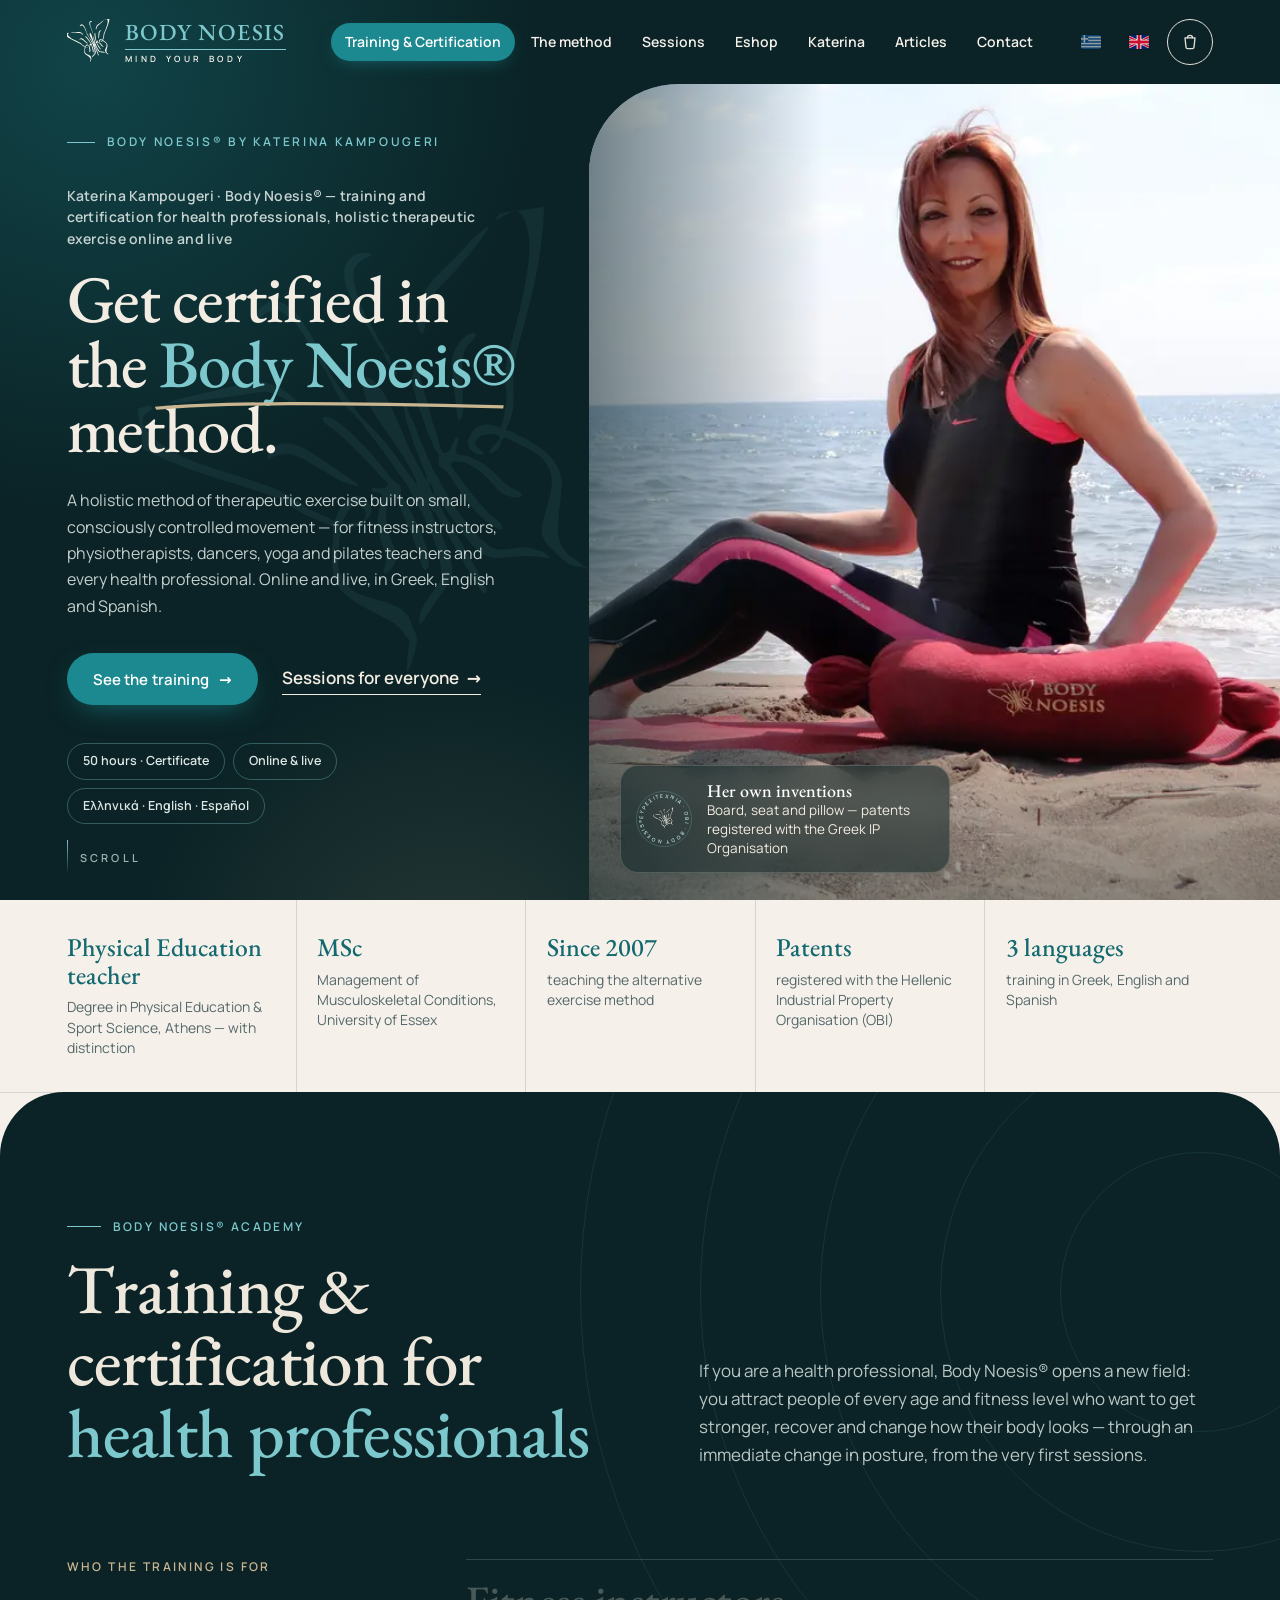
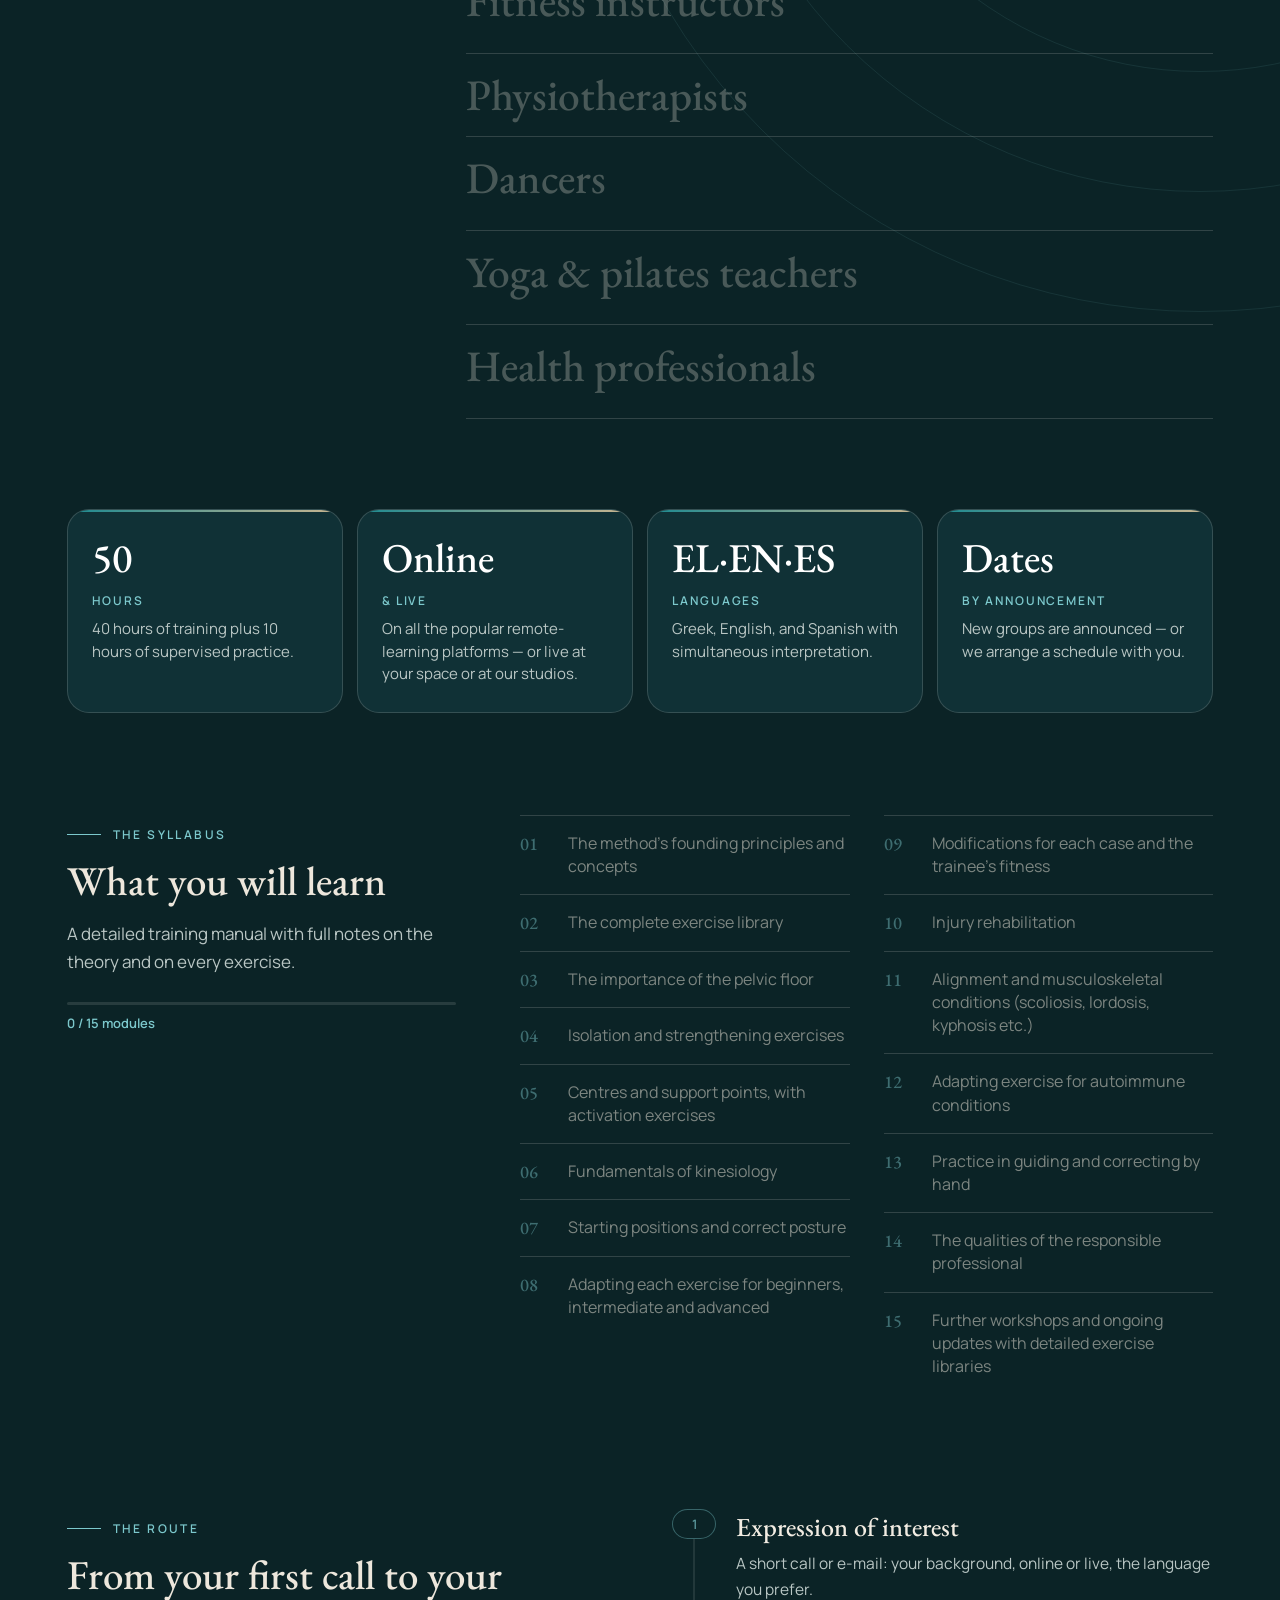
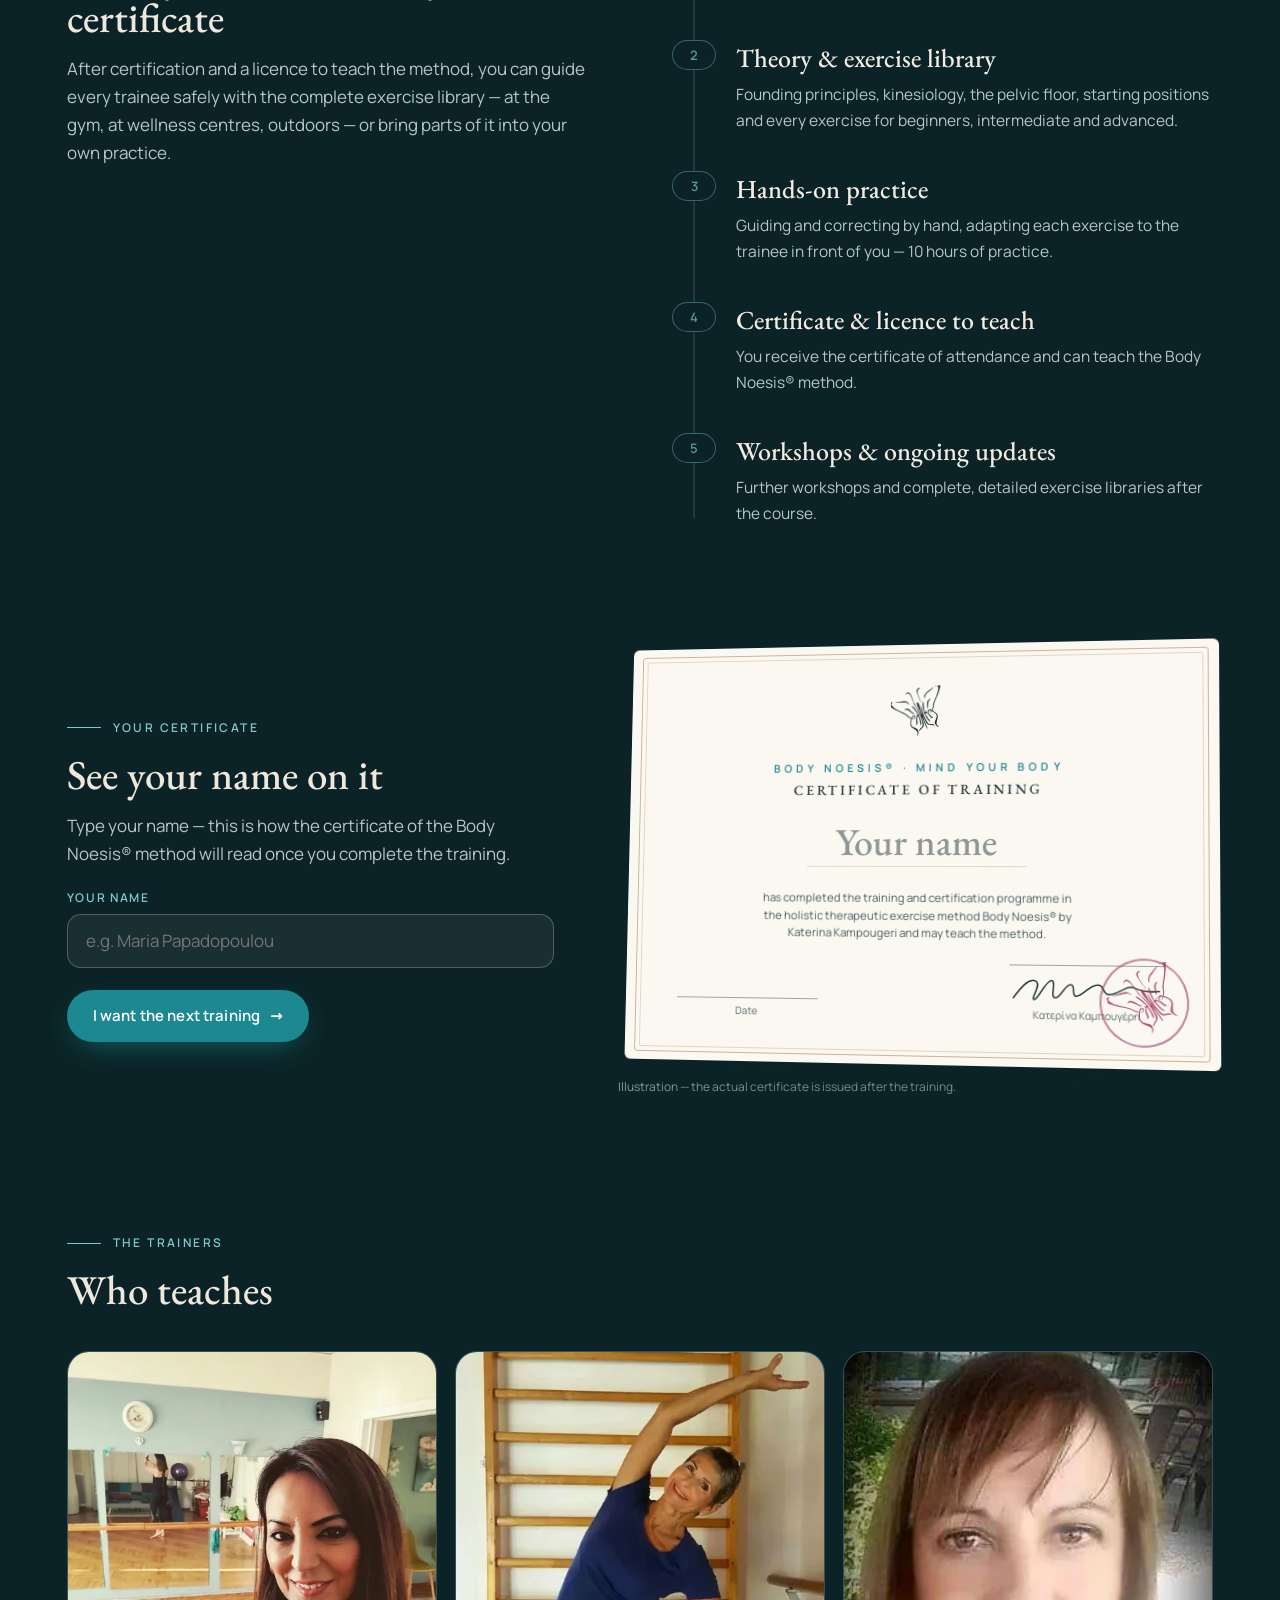
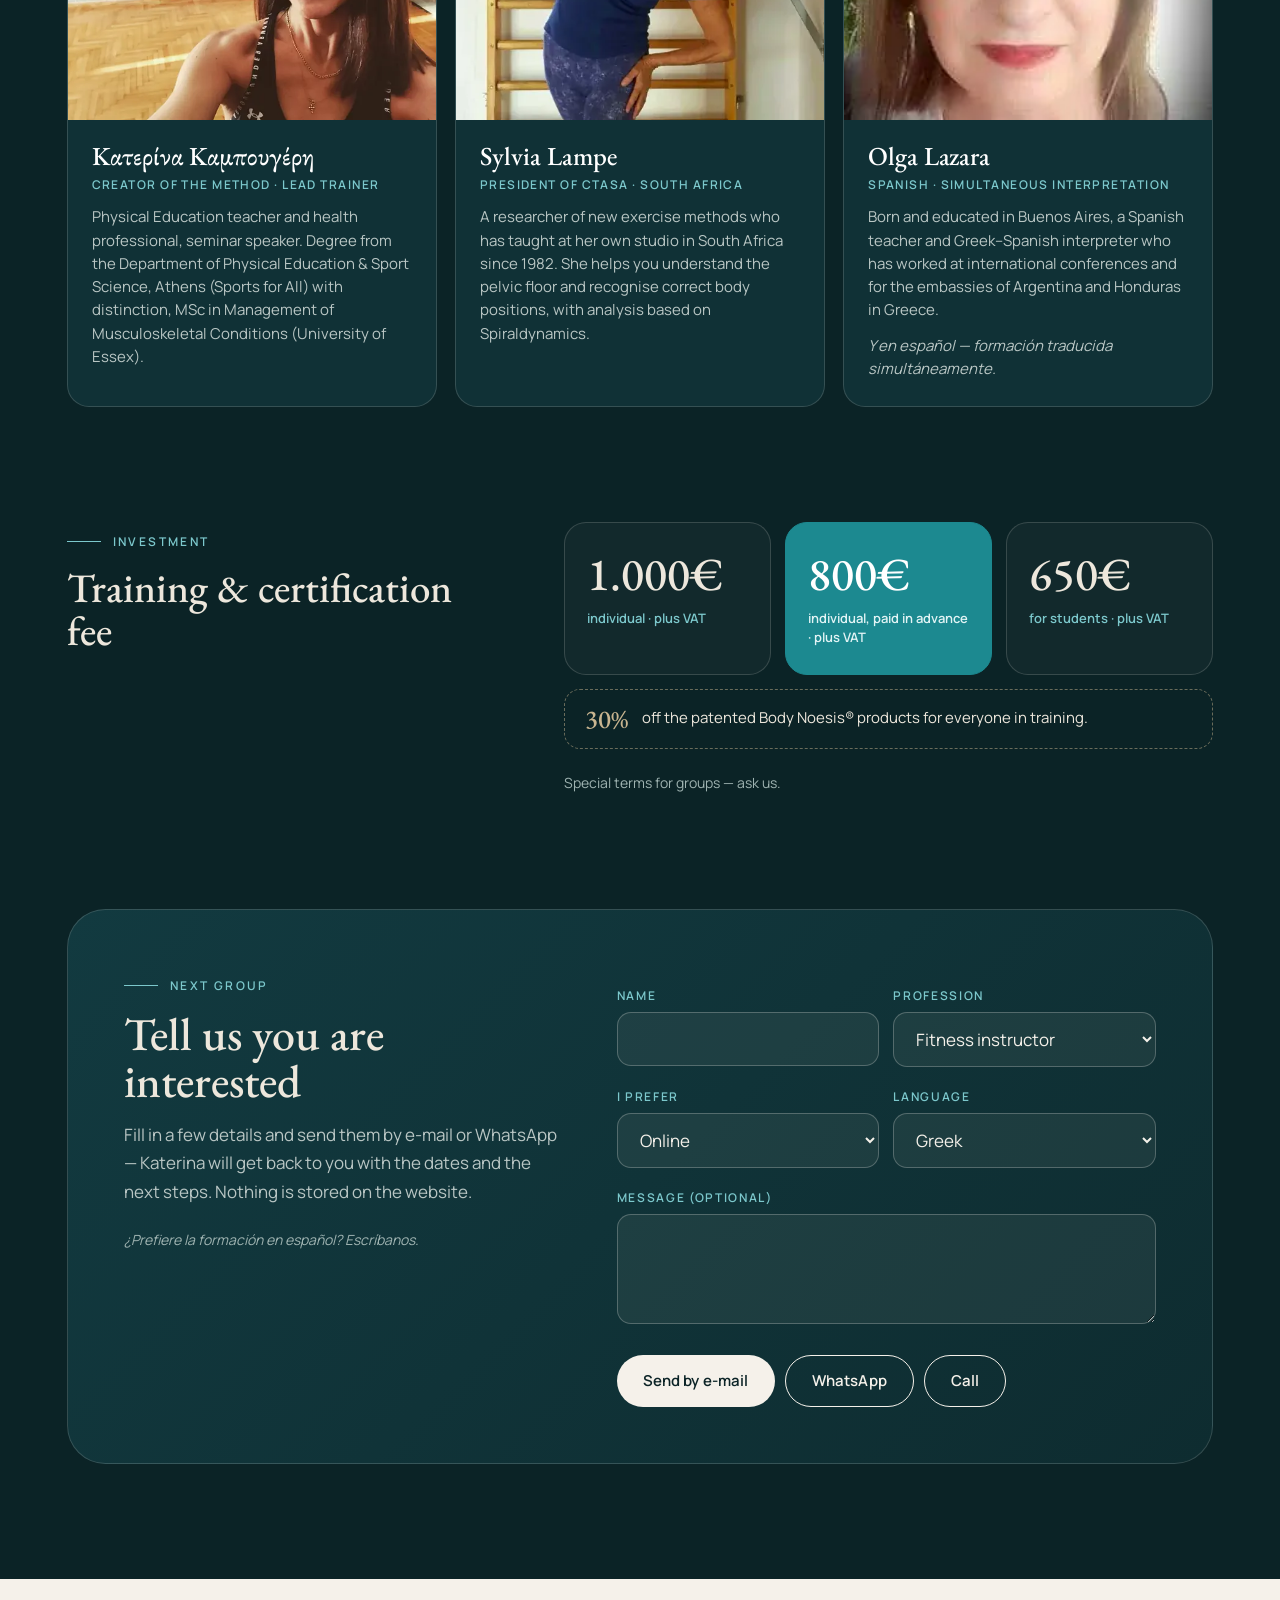
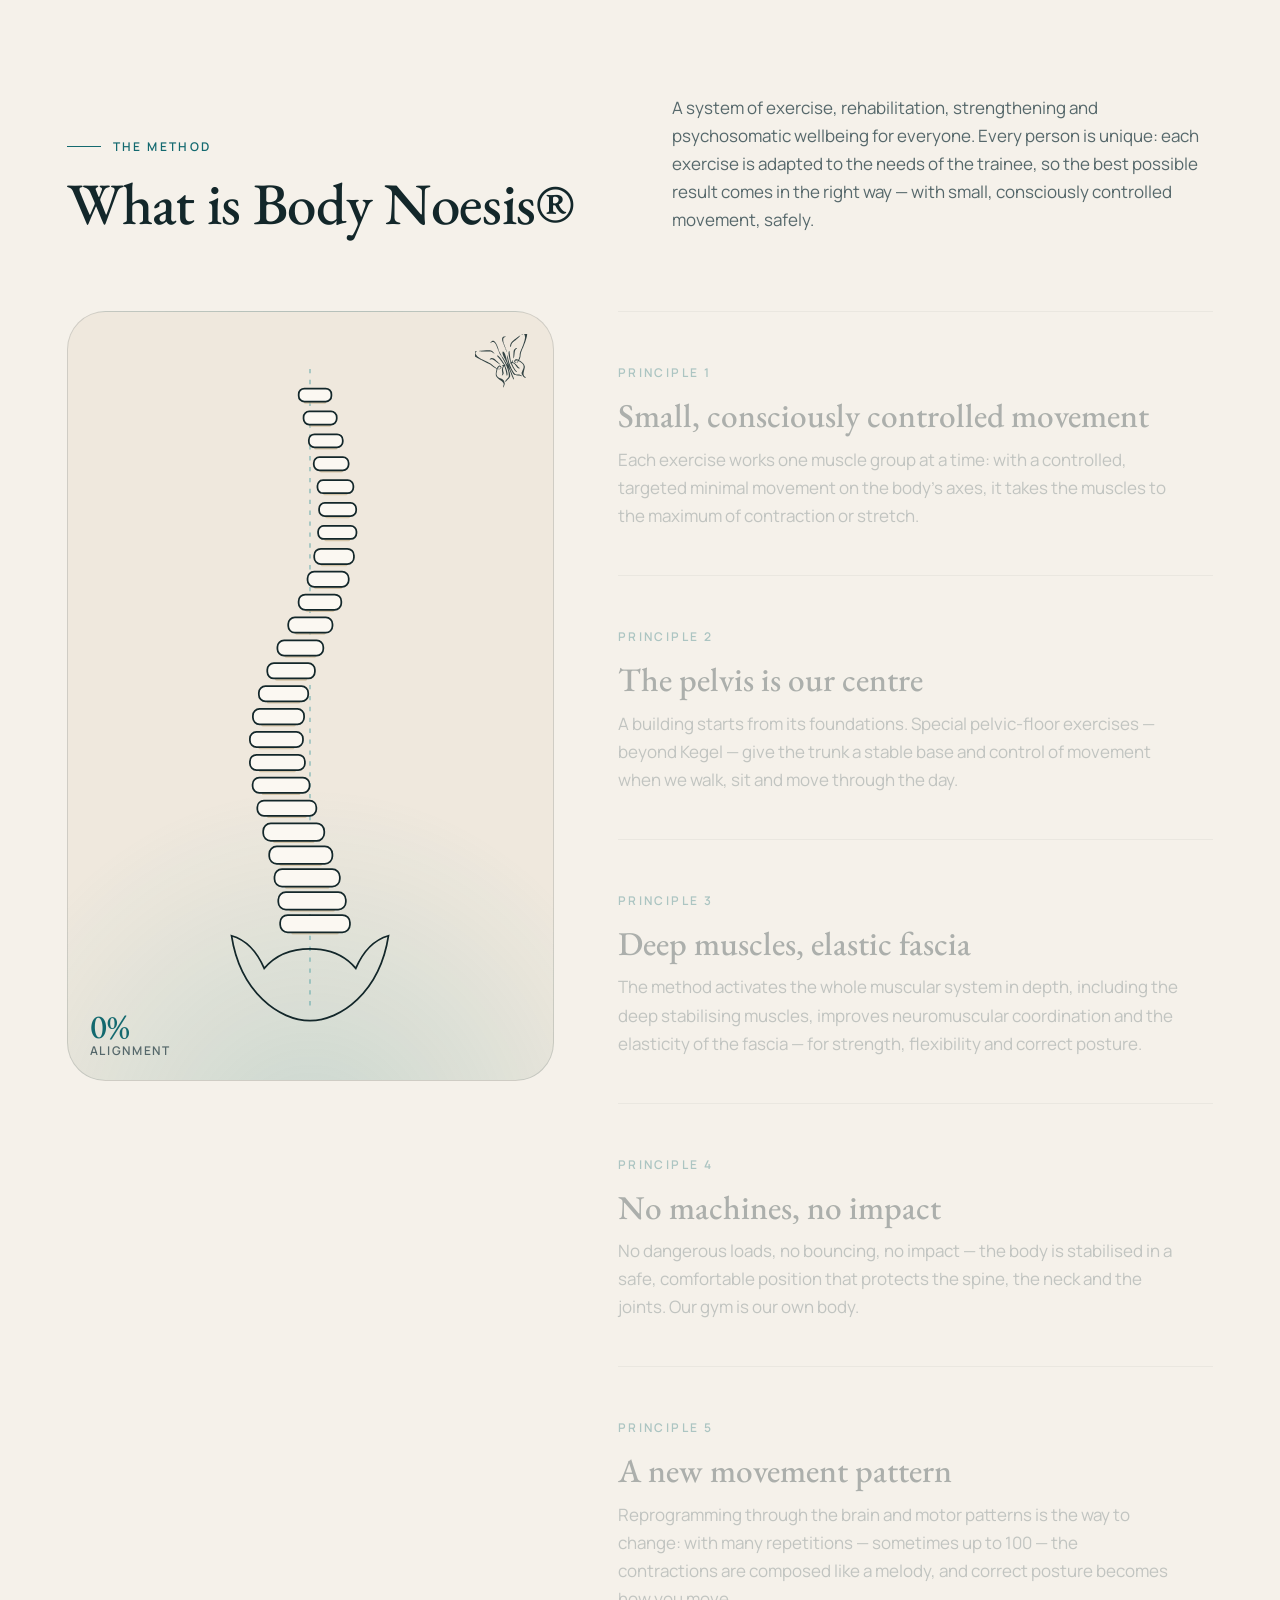
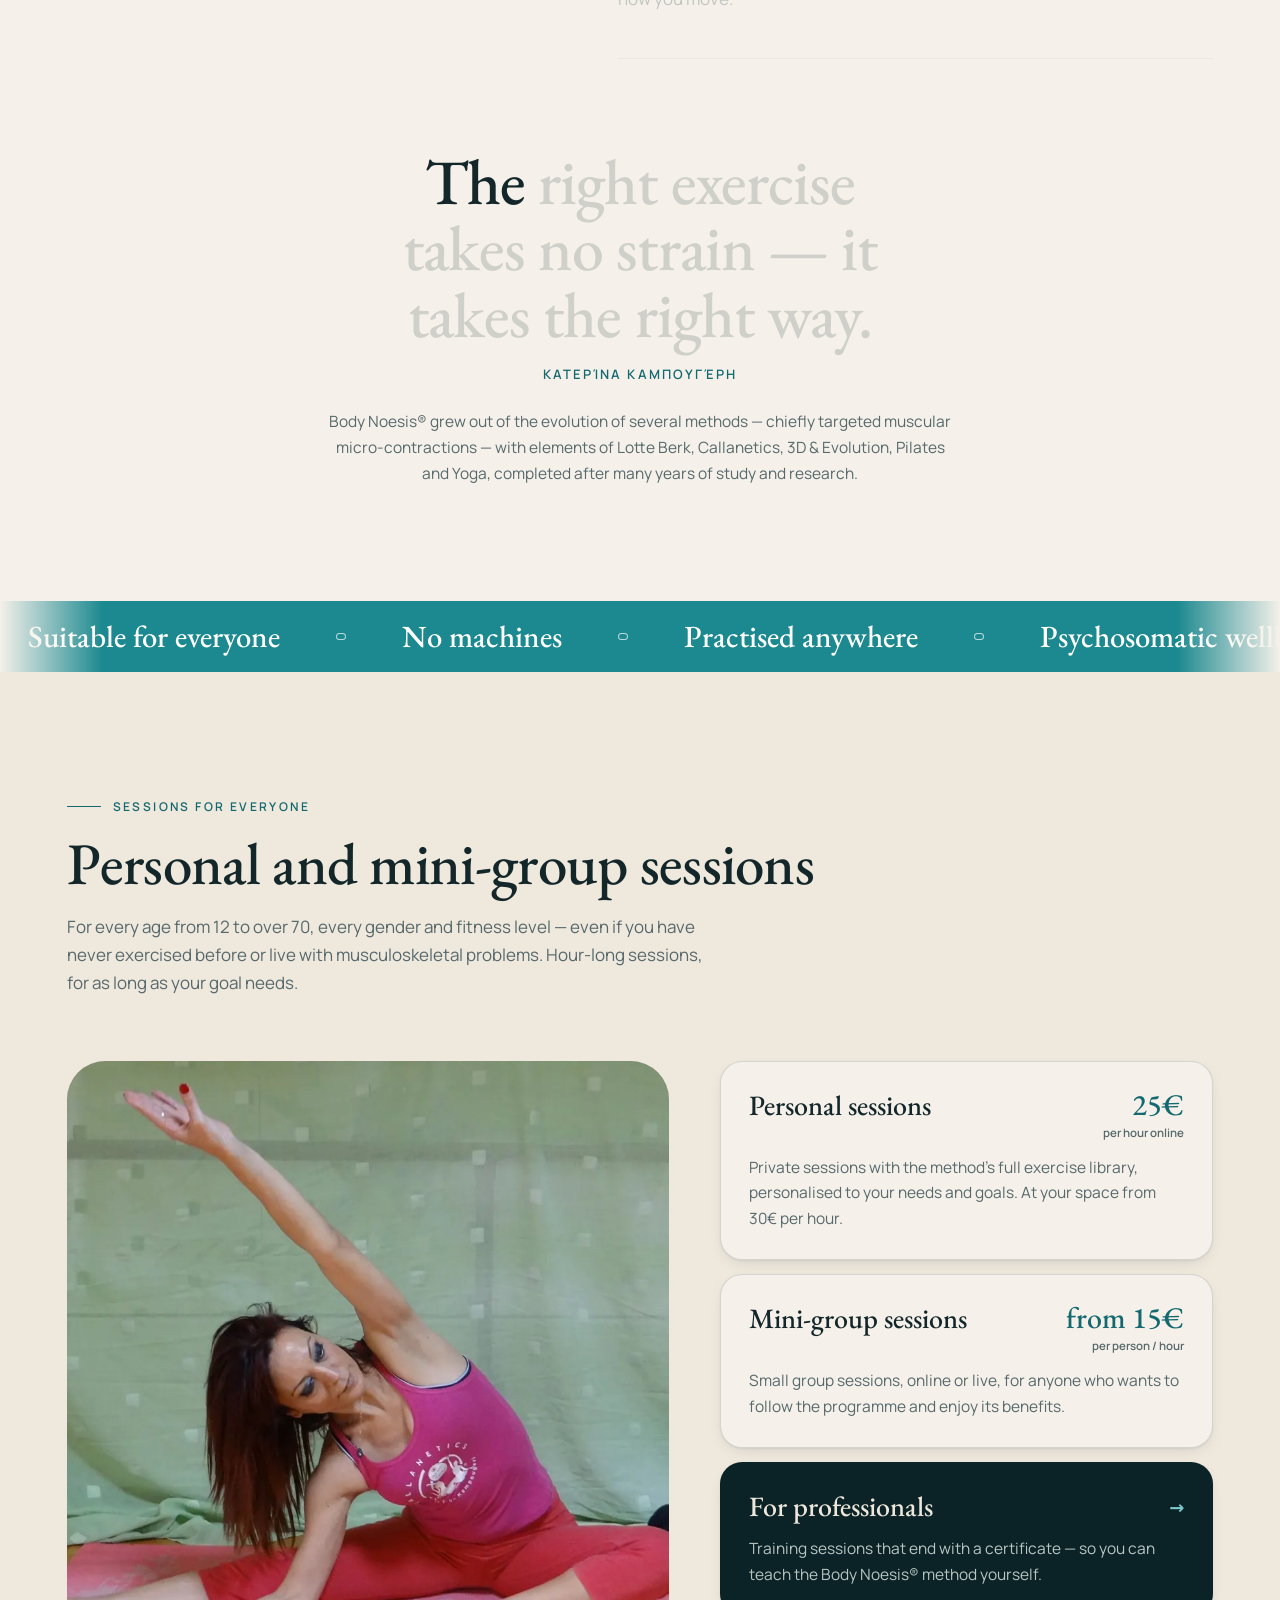
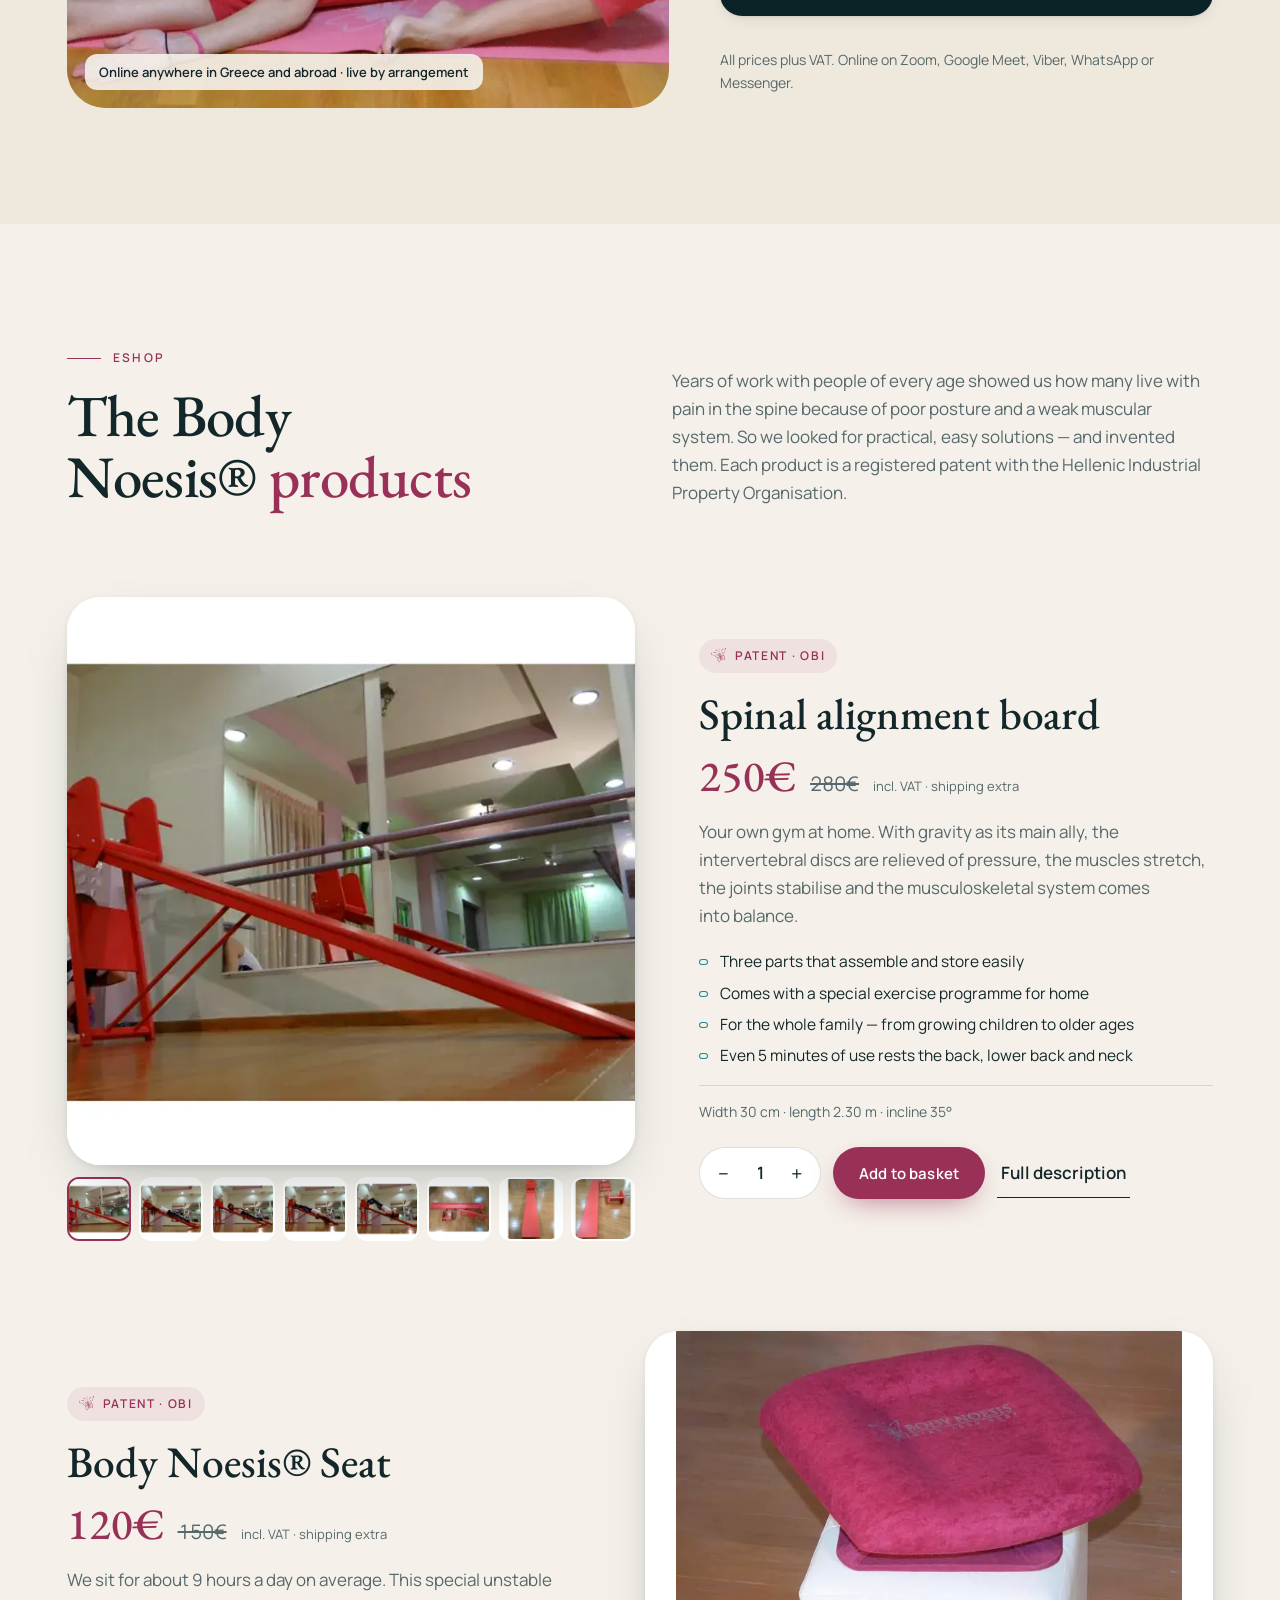
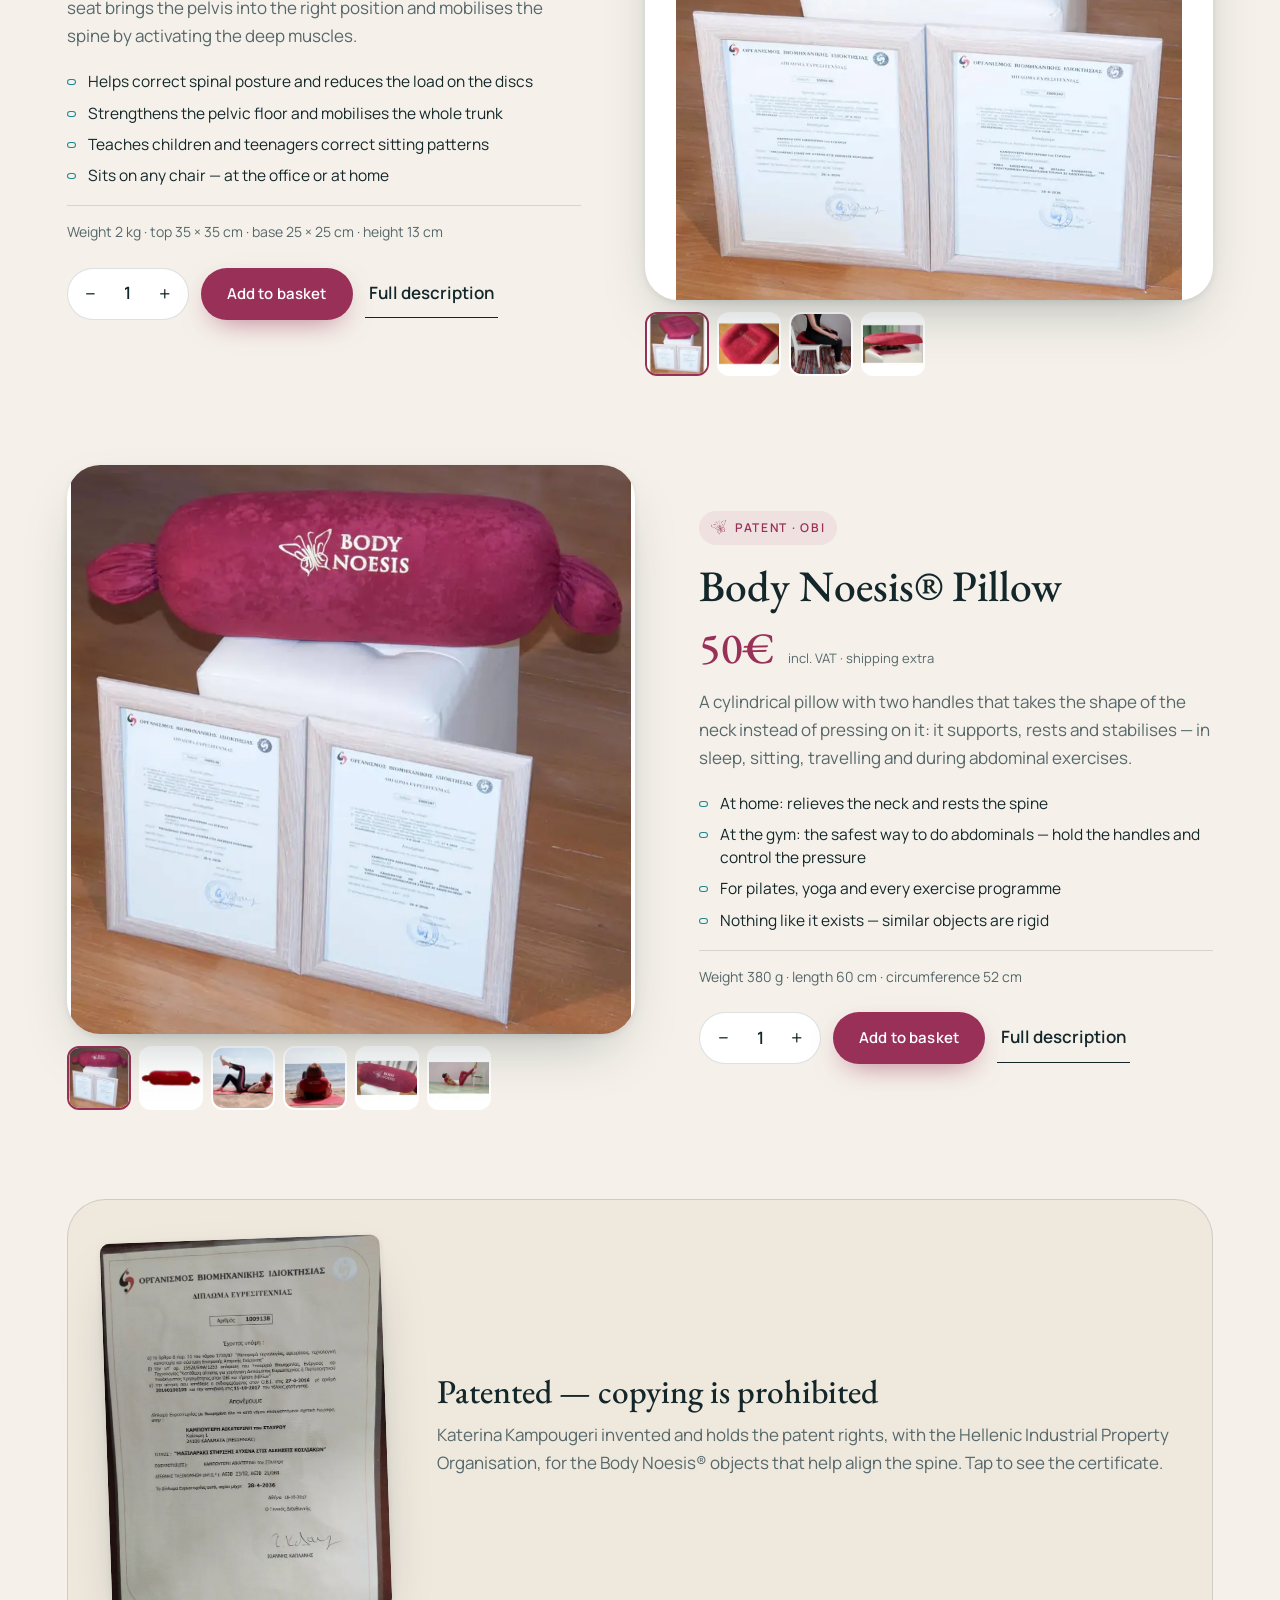
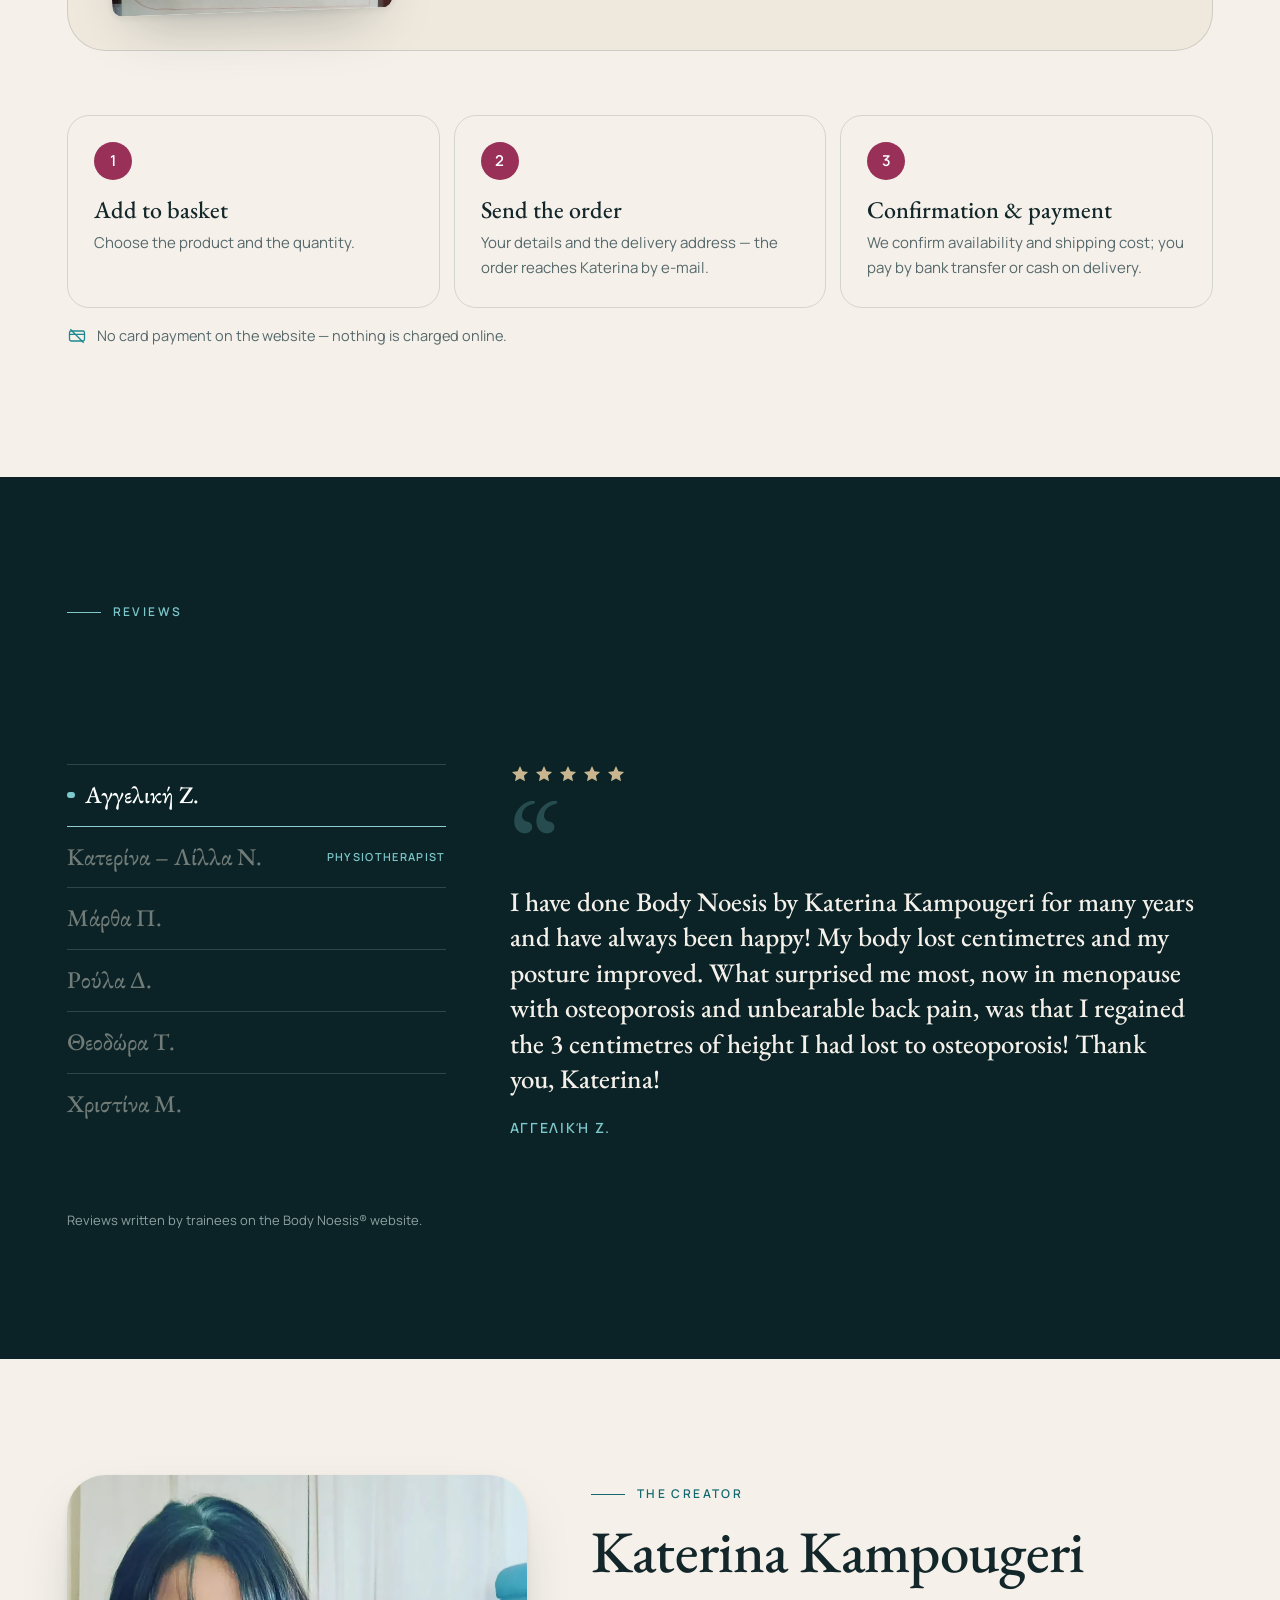
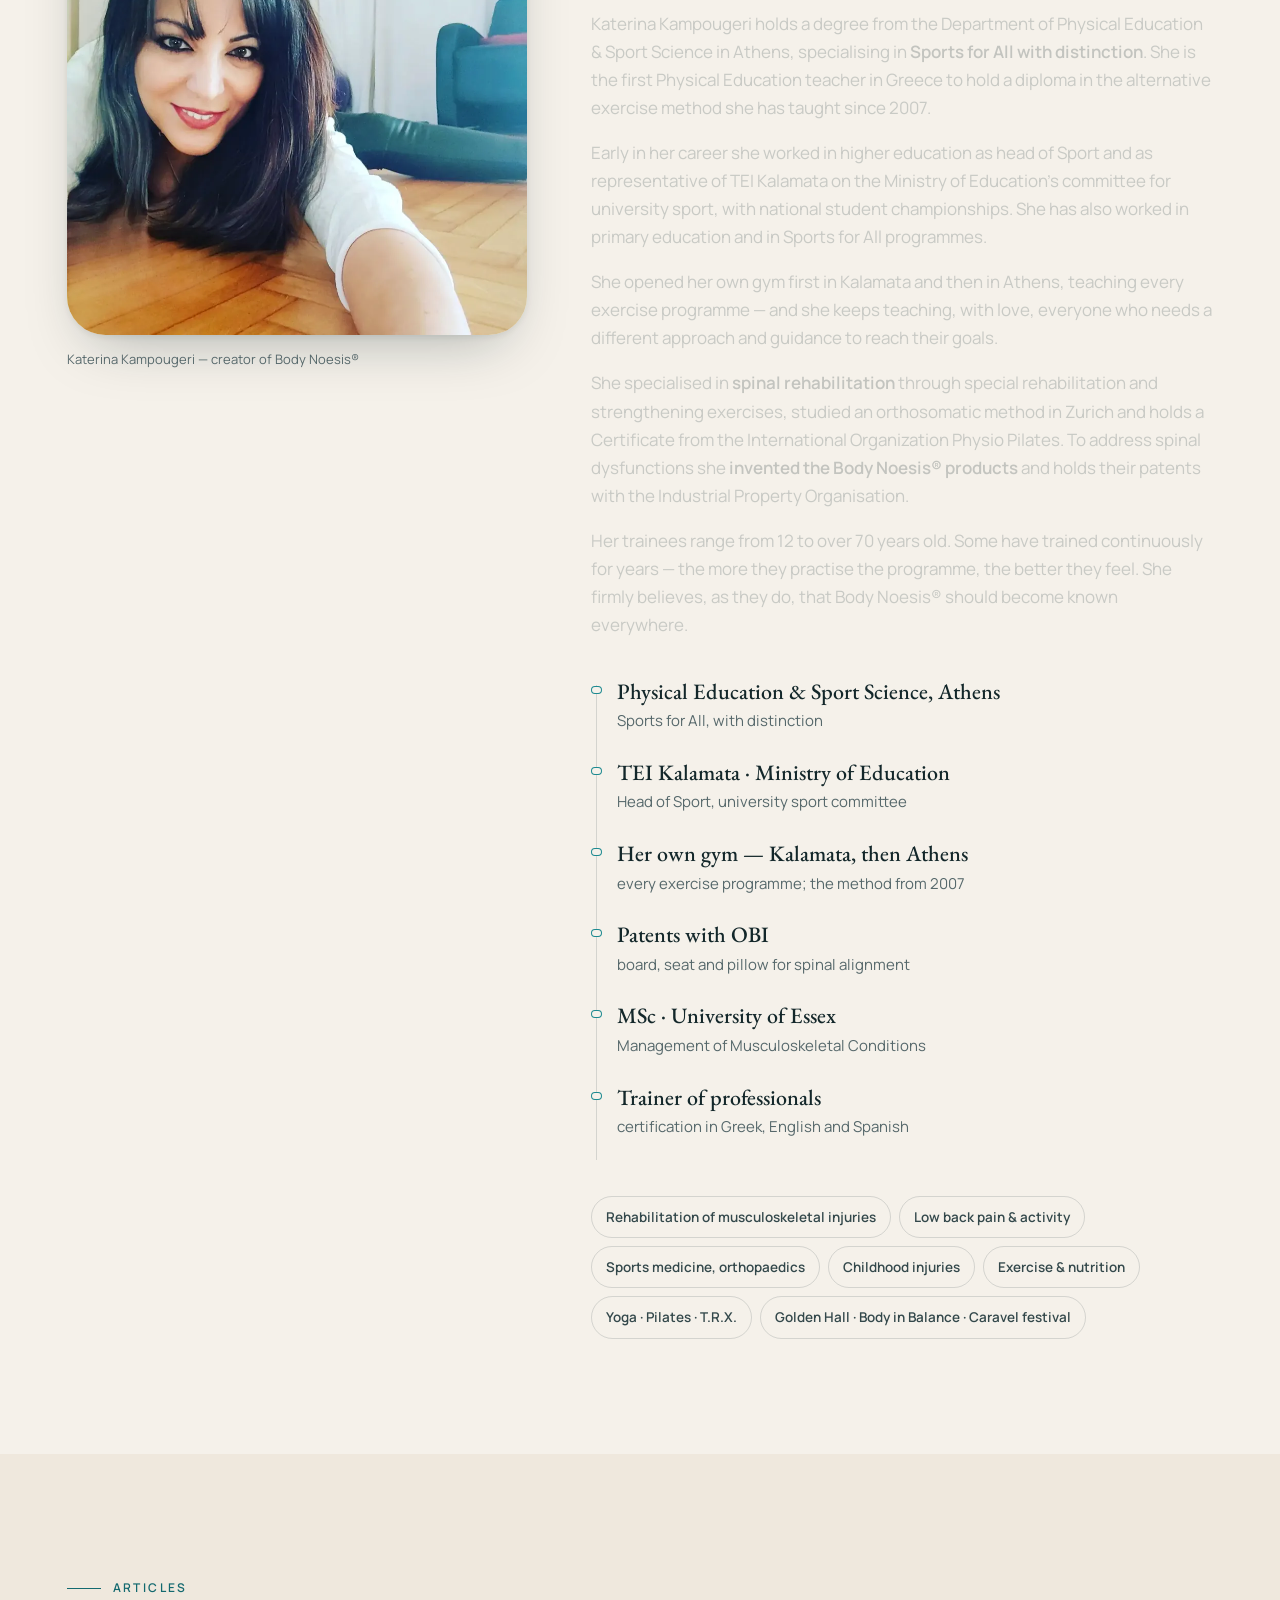
<file: en.html>
<!DOCTYPE html>
<!-- generated by .advon/seo_rank.py en from index.html — edit index.html, never this file -->
<html lang="en">
<head>
<meta charset="utf-8">
<meta name="viewport" content="width=device-width,initial-scale=1,viewport-fit=cover">
<title>Body Noesis® training &amp; certification | Katerina Kampougeri</title>
<!-- advon-icons · favicon.py · made from assets/img/body-noesis-icon.svg · vce3b1644 -->
<link rel="icon" href="favicon.ico?v=ce3b1644" sizes="32x32">
<link rel="icon" href="assets/icons/favicon.svg?v=ce3b1644" type="image/svg+xml">
<link rel="icon" href="assets/icons/favicon-96.png?v=ce3b1644" type="image/png" sizes="96x96">
<link rel="icon" href="assets/icons/favicon-48.png?v=ce3b1644" type="image/png" sizes="48x48">
<link rel="apple-touch-icon" href="assets/icons/apple-touch-icon.png?v=ce3b1644">
<link rel="manifest" href="site.webmanifest?v=ce3b1644">
<!-- /advon-icons -->
<meta name="description" content="Holistic therapeutic exercise by Katerina Kampougeri: training and certification for health professionals online and live in Greek, English and Spanish, sessions and patented products.">
<meta name="robots" content="index,follow,max-image-preview:large">
<!-- advon-en -->
<link rel="canonical" href="https://bodynoesis.com/en">
<link rel="alternate" hreflang="el" href="https://bodynoesis.com/">
<link rel="alternate" hreflang="en" href="https://bodynoesis.com/en">
<link rel="alternate" hreflang="x-default" href="https://bodynoesis.com/">
<script>try{localStorage.setItem("bn-lang","en")}catch(e){}</script>
<!-- /advon-en -->
<script id="advon-draft-guard">/* Advon: drafts stay out of Google; the real domain is untouched */(function(h){if(/(^|\.)(drafts\.advonmedia\.com|github\.io|netlify\.app)$/.test(h)){var m=document.createElement("meta");m.name="robots";m.content="noindex,nofollow";document.head.appendChild(m)}})(location.hostname)</script>
<meta property="og:url" content="https://bodynoesis.com/en">
<meta name="theme-color" content="#0B2326">
<meta name="color-scheme" content="light only">
<meta property="og:type" content="website"><meta property="og:locale" content="en_GB"><meta property="og:locale:alternate" content="el_GR">
<meta property="og:site_name" content="Body Noesis®">
<meta property="og:title" content="Body Noesis® training &amp; certification | Katerina Kampougeri"><meta property="og:description" content="Holistic therapeutic exercise by Katerina Kampougeri: training and certification for health professionals online and live in Greek, English and Spanish, sessions and patented products.">
<meta property="og:image" content="https://bodynoesis.com/assets/img/katerina-kampougeri-body-noesis-paralia-maxilari-1600.webp"><meta property="og:image:width" content="1600"><meta property="og:image:height" content="1200">
<meta name="twitter:card" content="summary_large_image">
<script>(function(){var h=document.documentElement;h.classList.add('js');try{if(!sessionStorage.getItem('bn-in')&&!matchMedia('(prefers-reduced-motion:reduce)').matches&&!document.hidden)h.classList.add('bn-intro')}catch(e){}})()</script>
<link rel="preload" href="assets/fonts/eb-garamond-greek-500.woff2" as="font" type="font/woff2" crossorigin>
<style id="advon-fonts">@font-face{font-family:'EB Garamond';font-style:normal;font-weight:500;font-display:swap;src:url(assets/fonts/eb-garamond-greek-500.woff2) format('woff2');unicode-range:U+0370-0377,U+037A-037F,U+0384-038A,U+038C,U+038E-03A1,U+03A3-03FF}
@font-face{font-family:'EB Garamond';font-style:normal;font-weight:500;font-display:swap;src:url(assets/fonts/eb-garamond-latin-500.woff2) format('woff2');unicode-range:U+0000-00FF,U+0131,U+0152-0153,U+02BB-02BC,U+02C6,U+02DA,U+02DC,U+0304,U+0308,U+0329,U+2000-206F,U+20AC,U+2122,U+2191,U+2193,U+2212,U+2215,U+FEFF,U+FFFD}
@font-face{font-family:'Manrope';font-style:normal;font-weight:400;font-display:swap;src:url(assets/fonts/manrope-greek-400.woff2) format('woff2');unicode-range:U+0370-0377,U+037A-037F,U+0384-038A,U+038C,U+038E-03A1,U+03A3-03FF}
@font-face{font-family:'Manrope';font-style:normal;font-weight:400;font-display:swap;src:url(assets/fonts/manrope-latin-400.woff2) format('woff2');unicode-range:U+0000-00FF,U+0131,U+0152-0153,U+02BB-02BC,U+02C6,U+02DA,U+02DC,U+0304,U+0308,U+0329,U+2000-206F,U+20AC,U+2122,U+2191,U+2193,U+2212,U+2215,U+FEFF,U+FFFD}
@font-face{font-family:'Manrope';font-style:normal;font-weight:600;font-display:swap;src:url(assets/fonts/manrope-greek-600.woff2) format('woff2');unicode-range:U+0370-0377,U+037A-037F,U+0384-038A,U+038C,U+038E-03A1,U+03A3-03FF}
@font-face{font-family:'Manrope';font-style:normal;font-weight:600;font-display:swap;src:url(assets/fonts/manrope-latin-600.woff2) format('woff2');unicode-range:U+0000-00FF,U+0131,U+0152-0153,U+02BB-02BC,U+02C6,U+02DA,U+02DC,U+0304,U+0308,U+0329,U+2000-206F,U+20AC,U+2122,U+2191,U+2193,U+2212,U+2215,U+FEFF,U+FFFD}</style>
<style>:root{--paper:#F5F1EA;--paper2:#EFE8DD;--surf:#E7DED0;--ink:#13272A;--mut:#56686B;--teal:#1C8990;--tealt:#13696F;--tealL:#7CC8CC;--deep:#0B2326;--deep2:#103136;--sand:#C9B590;--rasp:#983058;--rasp2:#7C2347;--line:rgba(19,39,42,.14);--lineL:rgba(245,241,234,.16);
--fd:'EB Garamond',Georgia,'Noto Serif',serif;--fb:'Manrope',system-ui,-apple-system,'Segoe UI',sans-serif;
--g:clamp(20px,5.2vw,120px);--gx:max(var(--g),calc((100vw - 1920px)/2));--r:22px;--ease:cubic-bezier(.22,1,.36,1);--sh1:0 1px 2px rgba(11,35,38,.06),0 6px 18px -8px rgba(11,35,38,.18);--sh2:0 2px 6px rgba(11,35,38,.08),0 24px 60px -24px rgba(11,35,38,.35);--sh3:0 40px 90px -40px rgba(11,35,38,.6)}
*,*::before,*::after{box-sizing:border-box}
html{-webkit-text-size-adjust:100%;scroll-behavior:smooth;scroll-padding-top:90px;color-scheme:light only}
html,body{overflow-x:clip}
body{margin:0;background:var(--paper);color:var(--ink);font:400 17px/1.65 var(--fb);-webkit-font-smoothing:antialiased;-moz-osx-font-smoothing:grayscale;text-rendering:optimizeLegibility}
img,video,svg{display:block;max-width:100%}img{height:auto}
a{color:inherit}
button{font:inherit;color:inherit;cursor:pointer}
h1,h2,h3,h4{margin:0;font-weight:500}
p{margin:0 0 1em}
::selection{background:var(--teal);color:#fff}
.wrap{width:calc(100% - 2*var(--g));max-width:1920px;margin:0 auto}
.sk{position:absolute;left:-9999px;top:0}.sk:focus{left:12px;top:12px;z-index:200;background:#fff;padding:10px 14px;border-radius:10px}
.d{font-family:var(--fd);font-weight:500;letter-spacing:-.012em;line-height:1.04;text-wrap:balance}
.kick{display:inline-flex;align-items:center;gap:12px;font:600 12px/1 var(--fb);letter-spacing:.2em;text-transform:uppercase;color:var(--tealt)}
.kick::before{content:"";width:34px;height:1px;background:currentColor;transform-origin:left;transform:scaleX(var(--kx,1));transition:transform .7s var(--ease)}
.on-dark .kick,.kick.l{color:var(--tealL)}
h2.d{font-size:clamp(38px,4.6vw,78px);margin:18px 0 0}
.lead{font-size:clamp(17px,1.25vw,20px);color:var(--mut);max-width:64ch;text-wrap:pretty}
.on-dark{background:var(--deep);color:#EDE7DC}
.on-dark .lead{color:#B9C6C4}
.sec{padding:clamp(80px,9vw,150px) 0;position:relative}
.num{font-variant-numeric:tabular-nums lining-nums}
.btn{display:inline-flex;align-items:center;justify-content:center;gap:10px;min-height:52px;padding:0 26px;border-radius:999px;border:0;background:var(--teal);color:#fff;font:600 15px/1 var(--fb);letter-spacing:.01em;text-decoration:none;position:relative;overflow:hidden;isolation:isolate;transition:transform .25s var(--ease),background .25s,box-shadow .25s;box-shadow:0 10px 30px -12px rgba(28,137,144,.8)}
.btn::after{content:"";position:absolute;inset:0;background:linear-gradient(100deg,transparent 30%,rgba(255,255,255,.28) 50%,transparent 70%);transform:translateX(-120%);z-index:-1}
.btn:active{transform:scale(.97)}
.btn.sec2{background:transparent;color:inherit;border:1px solid currentColor;box-shadow:none}
.btn.rasp{background:var(--rasp);box-shadow:0 10px 30px -12px rgba(152,48,88,.75)}
.btn.light{background:#F5F1EA;color:var(--deep);box-shadow:none}
@media (hover:hover){.btn:hover{transform:translateY(-2px)}.btn:hover::after{transform:translateX(120%);transition:transform .8s var(--ease)}.btn.sec2:hover{background:rgba(28,137,144,.08)}}
.tl{display:inline-flex;align-items:center;gap:8px;font-weight:600;text-decoration:none;border-bottom:1px solid currentColor;padding-bottom:2px}
.tl span{transition:transform .25s var(--ease)}@media (hover:hover){.tl:hover span{transform:translateX(4px)}}
/* ---------- header */
.hd{position:fixed;inset:0 0 auto;z-index:60;height:84px;display:flex;align-items:center;transition:background .35s,box-shadow .35s,height .35s;color:#F5F1EA}
.hd::before{content:"";position:absolute;inset:0;background:rgba(245,241,234,.9);backdrop-filter:saturate(1.4) blur(14px);-webkit-backdrop-filter:saturate(1.4) blur(14px);opacity:0;transition:opacity .35s;box-shadow:0 1px 0 var(--line)}
.hd.solid{color:var(--ink);height:72px}.hd.solid::before{opacity:1}
.hd .wrap{display:flex;align-items:center;gap:22px;position:relative}
.brand{display:flex;align-items:center;gap:12px;text-decoration:none;flex:none}
.brand svg{width:46px;height:46px;color:currentColor;transition:transform .8s var(--ease)}
.hd.solid .brand svg{color:var(--ink)}
.wm{display:flex;flex-direction:column;line-height:1}
.wm b{font:500 23px/1 var(--fd);letter-spacing:.06em;color:var(--tealL);padding-bottom:5px;border-bottom:1px solid currentColor}
.hd.solid .wm b{color:var(--teal)}
.wm i{font:600 8.6px/1 var(--fb);font-style:normal;letter-spacing:.42em;margin-top:5px}
.nav{display:flex;gap:2px;margin-left:auto;align-items:center}
.nav a{font:600 14px/1 var(--fb);text-decoration:none;padding:12px 12px;border-radius:999px;position:relative;white-space:nowrap}
.nav a::after{content:"";position:absolute;left:12px;right:12px;bottom:6px;height:1px;background:currentColor;transform:scaleX(0);transform-origin:left;transition:transform .35s var(--ease)}
@media (hover:hover){.nav a:hover::after{transform:scaleX(1)}}
.nav{position:relative}.nav a{z-index:1;padding:12px 14px;transition:color .35s}
.nav .pill{position:absolute;left:0;top:50%;width:0;height:38px;border-radius:999px;background:var(--teal);box-shadow:0 6px 18px -8px rgba(28,137,144,.7);transform:translate(0,-50%);pointer-events:none;z-index:0;opacity:0}
.nav .pill.go{transition:transform .55s var(--ease),width .55s var(--ease),opacity .3s}
.nav a.on{color:#fff}.nav a.on::after{display:none}
.nav a.cur{background:var(--teal);color:#fff}.nav a.cur::after{display:none}
.hdr{display:flex;align-items:center;gap:6px}
.cartb{position:relative;width:46px;height:46px;border-radius:50%;border:1px solid currentColor;background:transparent;display:grid;place-items:center;opacity:.92}
.cartb svg{width:20px;height:20px}
.cartb .cn{position:absolute;top:-4px;right:-4px;min-width:20px;height:20px;padding:0 5px;border-radius:10px;background:var(--rasp);color:#fff;font:700 11px/20px var(--fb);text-align:center;transform:scale(0);transition:transform .35s cubic-bezier(.34,1.56,.64,1)}
.cartb .cn.on{transform:scale(1)}
.cartb.bump{animation:bump .5s cubic-bezier(.34,1.56,.64,1)}@keyframes bump{40%{transform:scale(1.18)}}
.flags{display:flex;gap:4px}
.flags button{width:44px;height:44px;border:0;background:transparent;border-radius:50%;display:grid;place-items:center;opacity:.55;transition:opacity .2s}
.flags button[aria-pressed=true]{opacity:1}
.fl{display:block;width:20px;height:14px;overflow:hidden;line-height:0;border-radius:2px;box-shadow:0 0 0 1px rgba(0,0,0,.12)}
.fl svg{display:block;width:100%;height:100%}
.burger{display:none;width:46px;height:46px;border:1px solid currentColor;border-radius:50%;background:transparent;position:relative}
.burger i{position:absolute;left:14px;right:14px;height:1.5px;background:currentColor;transition:transform .35s var(--ease),opacity .2s}
.burger i:nth-child(1){top:17px}.burger i:nth-child(2){top:22px}.burger i:nth-child(3){top:27px}
.mm{position:fixed;inset:0;z-index:90;background:var(--deep);color:#F5F1EA;display:flex;flex-direction:column;padding:96px var(--g) 40px;transform:translateY(-100%);transition:transform .55s var(--ease);visibility:hidden}
.mm.open{transform:none;visibility:visible}
.mm a{font:500 clamp(30px,8vw,44px)/1.25 var(--fd);text-decoration:none;padding:6px 0;border-bottom:1px solid var(--lineL)}
.mm .x{position:absolute;top:18px;right:var(--g);width:50px;height:50px;border-radius:50%;border:1px solid rgba(245,241,234,.5);background:transparent;color:#F5F1EA;font-size:26px;line-height:1}
.mm .mmf{margin-top:auto;display:flex;gap:10px;align-items:center;flex-wrap:wrap}
@media (max-width:1220px){.nav{display:none}.burger{display:block}.hdr{margin-left:auto}}
@media (max-width:520px){.wm i{display:none}.wm b{font-size:19px;border:0;padding:0}.brand svg{width:38px;height:38px}.hd .flags{display:none}.hd{height:70px}}
/* ---------- intro (vertebrae align, page opens) */
#intro{position:fixed;inset:0;z-index:300;pointer-events:none;display:none}
html.bn-intro #intro{display:block;pointer-events:auto}
#intro .bd{position:absolute;left:0;right:0;height:calc(100%/7 + 1px);background:var(--deep);transition:transform .9s cubic-bezier(.76,0,.24,1)}
#intro .vb{position:absolute;left:50%;top:50%;width:min(96px,18vw);height:46%;transform:translate(-50%,-50%)}
#intro .vb i{position:absolute;left:0;width:100%;height:calc(100%/7*.7);border-radius:40%/60%;border:1.5px solid var(--tealL);background:rgba(124,200,204,.08);transform:translateX(var(--x));transition:transform .9s cubic-bezier(.34,1.3,.5,1),background .5s}
#intro .ibf{position:absolute;left:50%;top:calc(27% - 70px);width:84px;height:84px;margin-left:-42px;color:#F5F1EA;opacity:0;transform:translateY(10px) scale(.8);transition:opacity .6s,transform .8s var(--ease)}
#intro .iw{position:absolute;left:0;right:0;top:calc(73% + 10px);text-align:center;color:#F5F1EA;opacity:0;transition:opacity .6s .1s}
#intro .iw b{display:block;font:500 28px/1 var(--fd);letter-spacing:.12em;color:var(--tealL)}#intro .iw small{display:block;margin-top:10px;font:600 10px/1 var(--fb);letter-spacing:.44em}
#intro.al .vb i{transform:none;background:rgba(124,200,204,.22)}
#intro.bf .ibf{opacity:1;transform:none}#intro.bf .iw{opacity:1}
#intro.go .bd:nth-child(odd){transform:translateX(-101%)}#intro.go .bd:nth-child(even){transform:translateX(101%)}
#intro.go .vb,#intro.go .ibf,#intro.go .iw{opacity:0;transition:opacity .35s}
/* ---------- hero */
.hero{position:relative;min-height:max(640px,100svh);display:grid;grid-template-columns:minmax(0,46fr) minmax(0,54fr);background:var(--deep);color:#F2ECE2;overflow:clip}
.hero-t{position:relative;z-index:2;padding:calc(84px + clamp(30px,5vh,70px)) clamp(28px,4vw,72px) clamp(40px,6vh,80px) var(--gx);display:flex;flex-direction:column;justify-content:center}
.hero-t .ey{font:600 12px/1.4 var(--fb);letter-spacing:.22em;text-transform:uppercase;color:var(--tealL);display:flex;align-items:center;gap:12px}
.hero-t .ey::before{content:"";width:28px;height:1px;background:currentColor}
.hero h1{font:600 14px/1.55 var(--fb);letter-spacing:.02em;color:#C7D3D1;margin:22px 0 0;max-width:46ch}
.hero .disp{font-family:var(--fd);font-weight:500;font-size:clamp(46px,5.2vw,96px);line-height:.98;letter-spacing:-.02em;margin:16px 0 0;text-wrap:balance}
.hero .disp em{font-style:normal;color:var(--tealL);position:relative;white-space:nowrap}
.hero .disp em svg{position:absolute;left:-2%;right:-2%;bottom:-.08em;width:104%;height:.22em;overflow:visible}
.hero .disp em path{stroke:var(--sand);stroke-width:2.2;fill:none;stroke-dasharray:1;stroke-dashoffset:1;transition:stroke-dashoffset 1.2s .9s var(--ease)}
.hero.in .disp em path{stroke-dashoffset:0}
.hero .sub{margin:26px 0 0;font-size:clamp(16px,1.15vw,19px);color:#C3CFCD;max-width:52ch;text-wrap:pretty}
.hero .cta{display:flex;align-items:center;gap:24px;flex-wrap:wrap;margin-top:34px}
.hero .chips{display:flex;flex-wrap:wrap;gap:8px;margin-top:38px;padding:0;list-style:none}
.hero .chips li{font:600 12.5px/1 var(--fb);padding:11px 15px;border-radius:999px;border:1px solid rgba(124,200,204,.35);color:#DCE6E4}
.w{display:inline-block;overflow:hidden;vertical-align:top;padding-bottom:.08em;margin-bottom:-.08em}
.w>span{display:inline-block;transform:translateY(105%);transition:transform 1s var(--ease);transition-delay:calc(var(--i)*70ms + .2s)}
.hero.in .w>span{transform:none}
.hero .fade{opacity:0;transform:translateY(14px);transition:opacity .8s var(--ease),transform .8s var(--ease);transition-delay:calc(var(--d,0)*1ms + .5s)}
.hero.in .fade{opacity:1;transform:none}
.hero-p{position:relative;z-index:1;margin-top:84px;border-top-left-radius:clamp(40px,7vw,140px);overflow:hidden;background:#173a3f}
.hero-p picture,.hero-p img{display:block;width:100%;height:100%}
.hero-p img{object-fit:cover;object-position:72% 34%;transform:scale(1.08);transition:transform 2.4s var(--ease)}
.hero.in .hero-p img{transform:scale(1);animation:kb 26s 2.4s ease-in-out infinite alternate}
@keyframes kb{to{transform:scale(1.045) translate(-.8%,-.5%)}}
.hero-p::after{content:"";position:absolute;inset:0;background:linear-gradient(90deg,rgba(11,35,38,.55),rgba(11,35,38,0) 34%),linear-gradient(0deg,rgba(11,35,38,.45),transparent 30%);pointer-events:none}
.hero-card{position:absolute;left:clamp(18px,2.4vw,36px);bottom:clamp(18px,3vh,36px);z-index:3;display:flex;gap:14px;align-items:center;max-width:330px;padding:14px 18px 14px 14px;border-radius:18px;background:rgba(11,35,38,.55);backdrop-filter:blur(12px);-webkit-backdrop-filter:blur(12px);border:1px solid rgba(245,241,234,.18);color:#F2ECE2;text-decoration:none;font-size:13.5px;line-height:1.4;box-shadow:var(--sh2);animation:bob 6s ease-in-out infinite}
.hero-card b{display:block;font:500 18px/1.2 var(--fd);color:#fff}
.hero-card .seal{flex:none;width:58px;height:58px}
@keyframes bob{50%{transform:translateY(-6px)}}
.hero-spine{position:absolute;left:calc(var(--gx) - 2px);top:0;bottom:0;width:1px;z-index:1;opacity:.5;pointer-events:none}
.hero-bg{position:absolute;inset:0;z-index:0;pointer-events:none;overflow:hidden}
.hero-bg .o{position:absolute;border-radius:50%;filter:none}
.hero-bg .o1{width:70vmax;height:70vmax;left:-28vmax;top:-30vmax;background:radial-gradient(closest-side,rgba(28,137,144,.32),transparent);animation:dr1 28s ease-in-out infinite alternate}
.hero-bg .o2{width:50vmax;height:50vmax;left:10vmax;bottom:-32vmax;background:radial-gradient(closest-side,rgba(201,181,144,.14),transparent);animation:dr2 34s ease-in-out infinite alternate}
@keyframes dr1{to{transform:translate(8vmax,6vmax)}}@keyframes dr2{to{transform:translate(-6vmax,-5vmax)}}
.hero-bg .bfw{position:absolute;right:56%;top:52%;width:min(36vw,520px);color:rgba(124,200,204,.07);transform:translate(10%,-50%) rotate(-8deg)}
.hero .scroll{position:absolute;left:var(--gx);bottom:26px;z-index:3;font:600 11px/1 var(--fb);letter-spacing:.3em;color:#9fb3b1;display:flex;align-items:center;gap:12px;text-transform:uppercase;transition:opacity .4s}
.hero .scroll i{width:1px;height:34px;background:linear-gradient(var(--tealL),transparent);animation:sc 2.2s ease-in-out infinite}
@keyframes sc{0%{transform:scaleY(0);transform-origin:top}50%{transform:scaleY(1);transform-origin:top}51%{transform-origin:bottom}100%{transform:scaleY(0);transform-origin:bottom}}
@media (max-width:1000px){
 .hero{grid-template-columns:1fr;min-height:0}
 .hero-p{order:-1;margin-top:70px;border-radius:0;aspect-ratio:4/3;height:auto}
 .hero-p img{object-position:50% 50%;animation:none!important;transform:none!important}
 .hero-p::after{background:linear-gradient(0deg,var(--deep),rgba(11,35,38,0) 26%)}
 .hero-t{padding:10px var(--g) 64px;margin-top:-34px}
 .hero-card{left:auto;right:12px;bottom:auto;top:12px;max-width:250px;padding:10px 12px;font-size:12px;animation:none}
 .hero-card .seal{width:44px;height:44px}.hero-card b{font-size:15px}
 .hero .scroll,.hero-spine{display:none}
}
@media (max-width:520px){.hero-card{display:none}.hero .disp{font-size:clamp(40px,11.4vw,56px)}}
/* ---------- proof */
.proof{border-bottom:1px solid var(--line);background:var(--paper)}
.proof ul{list-style:none;margin:0;padding:0;display:grid;grid-template-columns:repeat(5,minmax(0,1fr))}
.proof li{padding:34px clamp(14px,1.6vw,28px);border-left:1px solid var(--line);opacity:0;transform:translateY(16px) rotateX(-40deg);transform-origin:50% 100%;transition:opacity .6s,transform .8s var(--ease);transition-delay:calc(var(--i)*70ms)}
.proof li:first-child{border-left:0;padding-left:0}
.proof.in li{opacity:1;transform:none}
.proof b{display:block;font:500 clamp(24px,2vw,32px)/1.08 var(--fd);color:var(--tealt)}
.proof span{display:block;margin-top:8px;font-size:14px;color:var(--mut);line-height:1.45}
@media (max-width:1000px){.proof ul{grid-template-columns:repeat(2,minmax(0,1fr))}.proof li{border-left:0;border-top:1px solid var(--line);padding:24px 14px 24px 0}.proof li:first-child{grid-column:1/-1}}
/* ---------- academy */
.acad{background:var(--deep);color:#EDE7DC;border-radius:clamp(36px,5vw,72px) clamp(36px,5vw,72px) 0 0;margin-top:-1px;overflow:clip;position:relative}
.acad .amb{position:absolute;inset:0;pointer-events:none;overflow:hidden}
.acad .amb i{position:absolute;border-radius:50%;border:1px solid rgba(124,200,204,.1)}
.a-head{display:grid;grid-template-columns:minmax(0,1.05fr) minmax(0,.95fr);gap:clamp(30px,5vw,96px);align-items:end}
.a-head h2{font-size:clamp(42px,5.4vw,96px)}
.a-head h2 em{font-style:normal;color:var(--tealL)}
.a-head .lead{margin:0}
.who{margin:clamp(56px,7vw,110px) 0 0;display:grid;grid-template-columns:minmax(0,.62fr) minmax(0,1.38fr);gap:clamp(30px,5vw,96px);align-items:start}
.who h3{font:600 12px/1.4 var(--fb);letter-spacing:.2em;text-transform:uppercase;color:var(--sand)}
.who ul{list-style:none;margin:0;padding:0}
.who li{display:flex;align-items:baseline;justify-content:space-between;gap:20px;padding:18px 0;border-top:1px solid var(--lineL);font:500 clamp(28px,3.4vw,58px)/1.05 var(--fd);color:rgba(237,231,220,.28);transition:color .6s,padding .6s var(--ease)}
.who li:last-child{border-bottom:1px solid var(--lineL)}
.who li small{font:600 12px/1.3 var(--fb);letter-spacing:.08em;color:var(--tealL);opacity:0;transition:opacity .6s;text-align:right;max-width:24ch}
.who li.lit{color:#F2ECE2;padding-left:clamp(0px,1.4vw,24px)}.who li.lit small{opacity:1}
.fmt{margin-top:clamp(56px,7vw,110px);display:grid;grid-template-columns:repeat(4,minmax(0,1fr));gap:14px}
.fmt div{padding:28px 24px 26px;border-radius:var(--r);background:var(--deep2);border:1px solid var(--lineL);position:relative;overflow:hidden;transform:translateY(30px) scale(.96);opacity:0;transition:transform .8s var(--ease),opacity .6s;transition-delay:calc(var(--i)*80ms)}
.fmt.in div{transform:none;opacity:1}
.fmt b{display:block;font:500 clamp(36px,3.2vw,52px)/1 var(--fd);color:#fff}
.fmt span{display:block;margin-top:14px;font:600 12px/1.3 var(--fb);letter-spacing:.16em;text-transform:uppercase;color:var(--tealL)}
.fmt p{margin:10px 0 0;font-size:15px;color:#B9C6C4;line-height:1.5}
.fmt div::before{content:"";position:absolute;left:0;top:0;height:2px;width:100%;background:linear-gradient(90deg,var(--teal),var(--sand));transform:scaleX(0);transform-origin:left;transition:transform 1s var(--ease);transition-delay:calc(var(--i)*80ms + .3s)}
.fmt.in div::before{transform:scaleX(1)}
.syl{margin-top:clamp(70px,8vw,130px);display:grid;grid-template-columns:minmax(0,.72fr) minmax(0,1.28fr);gap:clamp(30px,5vw,96px)}
.syl .st{position:sticky;top:110px;align-self:start}
.syl h3{font:500 clamp(32px,3.2vw,54px)/1.05 var(--fd)}
.syl .st p{color:#B9C6C4;margin-top:18px}
.syl .bar{margin-top:26px;height:3px;border-radius:3px;background:rgba(245,241,234,.12);overflow:hidden}
.syl .bar i{display:block;height:100%;width:100%;background:linear-gradient(90deg,var(--teal),var(--tealL));transform:scaleX(var(--p,0));transform-origin:left}
.syl .cnt{margin-top:12px;font:600 13px/1 var(--fb);color:var(--tealL)}
.syl ol{list-style:none;margin:0;padding:0;columns:2;column-gap:34px;counter-reset:m}
.syl li{break-inside:avoid;counter-increment:m;display:grid;grid-template-columns:44px minmax(0,1fr);gap:4px;padding:16px 0 16px;border-top:1px solid var(--lineL);font-size:16px;line-height:1.45;color:rgba(237,231,220,.5);transition:color .5s}
.syl li::before{content:counter(m,decimal-leading-zero);font:500 18px/1.3 var(--fd);color:rgba(124,200,204,.45);transition:color .5s}
.syl li.lit{color:#F2ECE2}.syl li.lit::before{color:var(--tealL)}
/* path */
.path{margin-top:clamp(80px,9vw,140px);display:grid;grid-template-columns:minmax(0,1fr) minmax(0,1fr);gap:clamp(30px,5vw,96px)}
.path h3{font:500 clamp(32px,3.2vw,54px)/1.05 var(--fd)}
.road{position:relative;padding-left:64px}
.road .ln{position:absolute;left:21px;top:8px;bottom:8px;width:2px;background:rgba(245,241,234,.1)}
.road .ln i{position:absolute;inset:0;background:linear-gradient(var(--tealL),var(--teal));transform:scaleY(var(--p,0));transform-origin:top}
.road .st2{position:relative;padding:4px 0 38px}
.road .st2:last-child{padding-bottom:0}
.road .dot{position:absolute;left:-64px;top:0;width:44px;height:30px;border-radius:44%/62%;border:1.5px solid rgba(124,200,204,.4);background:var(--deep);display:grid;place-items:center;font:600 13px/1 var(--fb);color:rgba(124,200,204,.7);transition:all .5s cubic-bezier(.34,1.56,.64,1)}
.road .st2.lit .dot{background:var(--teal);border-color:var(--teal);color:#fff;transform:scale(1.08)}
.road h4{font:500 26px/1.15 var(--fd);color:#F2ECE2}
.road p{margin:8px 0 0;color:#B9C6C4;font-size:15.5px}
/* certificate */
.cert-w{margin-top:clamp(80px,9vw,140px);display:grid;grid-template-columns:minmax(0,.9fr) minmax(0,1.1fr);gap:clamp(30px,5vw,96px);align-items:center}
.cert-w h3{font:500 clamp(32px,3.2vw,54px)/1.05 var(--fd)}
.cert-w .lead{margin-top:16px}
.field{display:block;margin-top:24px}
.field span{display:block;font:600 12px/1 var(--fb);letter-spacing:.14em;text-transform:uppercase;color:var(--tealL);margin-bottom:10px}
.field input,.field select,.field textarea{width:100%;min-height:54px;padding:14px 18px;border-radius:14px;border:1px solid rgba(245,241,234,.25);background:rgba(245,241,234,.06);color:#F5F1EA;font:500 17px/1.3 var(--fb);outline:none;transition:border-color .2s,background .2s}
.field textarea{min-height:110px;resize:vertical}
.field select option{color:#13272A}
.field input:focus,.field select:focus,.field textarea:focus{border-color:var(--tealL);background:rgba(245,241,234,.1)}
.cert{position:relative;aspect-ratio:1.414/1;border-radius:6px;background:#FBF8F2;color:#1F3134;padding:clamp(18px,3.4%,44px);box-shadow:var(--sh3);transform:perspective(1400px) rotateY(var(--ry,-8deg)) rotateX(var(--rx,4deg));transition:transform .6s var(--ease);overflow:hidden}
.cert::before{content:"";position:absolute;inset:clamp(8px,1.6%,16px);border:1px solid #C9B590;border-radius:3px;pointer-events:none}
.cert::after{content:"";position:absolute;inset:calc(clamp(8px,1.6%,16px) + 5px);border:1px solid rgba(201,181,144,.5);border-radius:2px;pointer-events:none}
.cert .ci{position:relative;height:100%;display:flex;flex-direction:column;align-items:center;justify-content:space-between;text-align:center;padding:4% 6%}
.cert .cbf{width:11%;color:#1F3134}
.cert .ctt{font:600 clamp(8px,.85vw,12px)/1 var(--fb);letter-spacing:.38em;color:var(--teal)}
.cert .cn2{font:500 clamp(10px,1.1vw,15px)/1.2 var(--fd);letter-spacing:.2em;text-transform:uppercase}
.cert .nm{font:500 clamp(22px,3vw,46px)/1.1 var(--fd);color:#0B2326;min-height:1.1em;border-bottom:1px solid #C9B590;padding:0 6% 4px;transition:opacity .2s}
.cert .tx{font-size:clamp(9px,.9vw,13px);line-height:1.5;color:#4C5D60;max-width:46ch}
.cert .sg{display:flex;justify-content:space-between;width:100%;align-items:flex-end;font-size:clamp(8px,.8vw,11px);color:#5c6b6d}
.cert .sg div{border-top:1px solid #9aa7a8;padding-top:4px;min-width:30%}
.cert .sg svg{width:clamp(80px,12vw,150px);height:auto;margin:0 auto -2px;stroke:#0B2326;fill:none;stroke-width:1.4;stroke-dasharray:1;stroke-dashoffset:1;transition:stroke-dashoffset 2s var(--ease)}
.cert.in .sg svg{stroke-dashoffset:0}
.cert .stamp{position:absolute;right:5%;bottom:5%;width:clamp(48px,7vw,86px);aspect-ratio:1;border-radius:50%;border:2px solid rgba(152,48,88,.55);color:rgba(152,48,88,.75);display:grid;place-items:center;transform:rotate(-14deg) scale(1.6);opacity:0;transition:transform .6s cubic-bezier(.34,1.56,.64,1) 1.2s,opacity .3s 1.2s}
.cert.in .stamp{transform:rotate(-14deg);opacity:1}
.cert .stamp svg{width:84%;height:84%}
.cert-note{margin-top:14px;font-size:12px;color:#8FA3A1}
/* team */
.team{margin-top:clamp(80px,9vw,140px)}
.team h3{font:500 clamp(32px,3.2vw,54px)/1.05 var(--fd);max-width:20ch}
.tg{display:grid;grid-template-columns:repeat(3,minmax(0,1fr));gap:18px;margin-top:40px}
.tc{border-radius:var(--r);background:var(--deep2);border:1px solid var(--lineL);overflow:hidden;display:flex;flex-direction:column}
.tc figure{margin:0;aspect-ratio:1/1;overflow:hidden;background:#1a3c41}
.tc img{width:100%;height:100%;object-fit:cover;transition:transform 1.2s var(--ease)}
@media (hover:hover){.tc:hover img{transform:scale(1.04)}}
.tc div{padding:22px 24px 26px}
.tc b{display:block;font:500 26px/1.1 var(--fd);color:#fff}
.tc small{display:block;margin-top:6px;font:600 12px/1.4 var(--fb);letter-spacing:.12em;text-transform:uppercase;color:var(--tealL)}
.tc p{margin:12px 0 0;font-size:15px;color:#B9C6C4;line-height:1.55}
.tc.es{lang:es}
/* price */
.price{margin-top:clamp(80px,9vw,140px);display:grid;grid-template-columns:minmax(0,.8fr) minmax(0,1.2fr);gap:clamp(30px,5vw,96px);align-items:start}
.price h3{font:500 clamp(32px,3.2vw,54px)/1.05 var(--fd)}
.pg{display:grid;grid-template-columns:repeat(3,minmax(0,1fr));gap:14px}
.pc{padding:28px 22px;border-radius:var(--r);border:1px solid var(--lineL);background:rgba(245,241,234,.03);text-align:left}
.pc.hi{background:var(--teal);border-color:var(--teal);color:#fff}
.pc b{display:block;font:500 clamp(40px,3.6vw,58px)/1 var(--fd)}
.pc span{display:block;margin-top:12px;font:600 13px/1.4 var(--fb);color:var(--tealL)}
.pc.hi span{color:#E2F4F5}
.pnote{grid-column:1/-1;margin:8px 0 0;font-size:14px;color:#9FB3B1}
.perk{grid-column:1/-1;display:flex;align-items:center;gap:14px;padding:16px 20px;border-radius:16px;border:1px dashed rgba(201,181,144,.5);color:#EDE7DC;font-size:15px}
.perk b{font:500 26px/1 var(--fd);color:var(--sand)}
.enq{margin-top:clamp(80px,9vw,140px);border-radius:clamp(26px,3vw,44px);background:linear-gradient(135deg,#123a40,#0e2c30);border:1px solid var(--lineL);padding:clamp(28px,4.4vw,70px);display:grid;grid-template-columns:minmax(0,.9fr) minmax(0,1.1fr);gap:clamp(24px,4vw,70px);position:relative;overflow:hidden}
.enq h3{font:500 clamp(34px,3.6vw,60px)/1.03 var(--fd)}
.enq .fgr{display:grid;grid-template-columns:minmax(0,1fr) minmax(0,1fr);gap:0 14px}
.enq .fgr .full{grid-column:1/-1}
.enq .bts{display:flex;gap:10px;flex-wrap:wrap;margin-top:22px}
.es-l{margin-top:22px;font-size:14px;color:#9FB3B1;font-style:italic}
@media (max-width:600px){.fmt{gap:10px}.fmt div{padding:22px 16px}.fmt b{font-size:clamp(26px,7.6vw,34px)}}
@media (max-width:1000px){.a-head,.who,.syl,.path,.cert-w,.price,.enq{grid-template-columns:1fr}.fmt{grid-template-columns:repeat(2,minmax(0,1fr))}.syl ol{columns:1}.syl .st{position:static}.tg{grid-template-columns:1fr}.pg{grid-template-columns:1fr}.enq .fgr{grid-template-columns:1fr}.who li small{display:none}}
@media (min-width:600px) and (max-width:1000px){.tg{grid-template-columns:repeat(2,minmax(0,1fr))}.tg .tc:last-child{grid-column:1/-1}.tg .tc:last-child figure{aspect-ratio:16/9}}
/* ---------- method (spine) */
.meth{background:var(--paper)}
.m-head{display:grid;grid-template-columns:minmax(0,1fr) minmax(0,1fr);gap:clamp(30px,5vw,96px);align-items:end}
.m-head .lead{margin:0}
.mstage{margin-top:clamp(50px,6vw,90px);display:grid;grid-template-columns:minmax(0,.9fr) minmax(0,1.1fr);gap:clamp(30px,5vw,96px)}
.sp-w{position:sticky;top:96px;align-self:start;height:calc(100svh - 130px);min-height:520px;max-height:860px;border-radius:clamp(26px,3vw,44px);background:radial-gradient(120% 80% at 50% 110%,rgba(28,137,144,.18),transparent 60%),var(--paper2);border:1px solid var(--line);overflow:hidden;display:flex;align-items:center;justify-content:center}
.sp-w svg.sp{height:88%;width:auto;overflow:visible}
.sp-w .vt{fill:#FBF8F2;stroke:var(--ink);stroke-width:1.6}
.sp-w .vt.on{fill:var(--teal);stroke:var(--tealt)}
.sp-w .disc{fill:var(--sand);opacity:.7}
.sp-w .pel{fill:none;stroke:var(--ink);stroke-width:1.6}
.sp-w .pelf{fill:var(--rasp);opacity:0;transition:opacity .6s}
.sp-w.pf .pelf{opacity:.32}
.sp-w .axis{stroke:var(--teal);stroke-width:1;stroke-dasharray:4 6;opacity:.6}
.sp-w .lab{position:absolute;left:22px;bottom:20px;font:600 12px/1.4 var(--fb);letter-spacing:.14em;text-transform:uppercase;color:var(--mut)}
.sp-w .lab b{display:block;font:500 34px/1 var(--fd);letter-spacing:0;text-transform:none;color:var(--tealt)}
.sp-w .bfm{position:absolute;right:22px;top:22px;width:56px;color:var(--ink);opacity:.85}
.prs{list-style:none;margin:0;padding:0}
.prs li{padding:clamp(28px,5vh,56px) 0;border-top:1px solid var(--line);opacity:.32;transition:opacity .6s}
.prs li.lit{opacity:1}
.prs li span{font:600 12px/1 var(--fb);letter-spacing:.2em;text-transform:uppercase;color:var(--tealt)}
.prs h3{font:500 clamp(28px,2.6vw,42px)/1.1 var(--fd);margin:12px 0 12px}
.prs p{color:var(--mut);margin:0;max-width:56ch}
.prs li:last-child{border-bottom:1px solid var(--line)}
.qb{margin-top:clamp(60px,7vw,110px);text-align:center}
.qb blockquote{margin:0 auto;max-width:22ch;font:500 clamp(40px,5vw,86px)/1.04 var(--fd);letter-spacing:-.015em;text-wrap:balance}
.qb blockquote .ww{opacity:.16;transition:opacity .4s}
.qb blockquote .ww.on{opacity:1}
.qb cite{display:block;margin-top:20px;font:600 13px/1 var(--fb);font-style:normal;letter-spacing:.16em;text-transform:uppercase;color:var(--tealt)}
.org{margin:28px auto 0;max-width:70ch;text-align:center;color:var(--mut);font-size:15.5px}
@media (max-width:1000px){.m-head,.mstage{grid-template-columns:1fr}.sp-w{position:sticky;top:72px;height:44svh;min-height:300px;z-index:2;box-shadow:var(--sh1)}.prs li{padding:28px 0}}
/* ---------- ticker */
.tick{background:var(--teal);color:#fff;overflow:hidden;padding:20px 0;-webkit-mask-image:linear-gradient(90deg,transparent,#000 8%,#000 92%,transparent);mask-image:linear-gradient(90deg,transparent,#000 8%,#000 92%,transparent)}
.tick .tr{display:flex;width:max-content;animation:tk 46s linear infinite}
.tick span{font:500 clamp(24px,2.4vw,38px)/1 var(--fd);padding:0 28px;display:flex;align-items:center;gap:56px;white-space:nowrap}
.tick span::after{content:"";width:10px;height:7px;border-radius:44%/62%;border:1.5px solid rgba(255,255,255,.7)}
@keyframes tk{to{transform:translateX(-50%)}}
@media (hover:hover){.tick:hover .tr{animation-play-state:paused}}
/* ---------- lessons */
.less{background:var(--paper2)}
.l-grid{margin-top:clamp(44px,5vw,80px);display:grid;grid-template-columns:minmax(0,1.1fr) minmax(0,.9fr);gap:clamp(24px,4vw,70px);align-items:stretch}
.l-ph{position:relative;border-radius:clamp(26px,3vw,44px);overflow:hidden;min-height:420px;background:#cfc3b2}
.l-ph img{position:absolute;inset:0;width:100%;height:100%;object-fit:cover;object-position:50% 40%}
.l-ph .tag{position:absolute;left:18px;bottom:18px;padding:10px 14px;border-radius:12px;background:rgba(245,241,234,.9);font:600 13px/1.3 var(--fb);color:var(--ink)}
.l-list{display:flex;flex-direction:column;gap:14px}
.lc{padding:28px;border-radius:var(--r);background:var(--paper);border:1px solid var(--line);box-shadow:var(--sh1);display:grid;grid-template-columns:minmax(0,1fr) auto;gap:6px 18px;align-items:start;transition:transform .4s var(--ease),box-shadow .4s}
@media (hover:hover){.lc:hover{transform:translateY(-4px);box-shadow:var(--sh2)}}
.lc h3{font:500 28px/1.1 var(--fd)}
.lc p{grid-column:1/-1;margin:8px 0 0;color:var(--mut);font-size:15.5px}
.lc .pr{text-align:right;font:500 30px/1 var(--fd);color:var(--tealt)}.lc .pr small{display:block;font:600 11.5px/1.3 var(--fb);color:var(--mut);margin-top:6px}
.lc.pro{background:var(--deep);color:#EDE7DC;border-color:transparent}.lc.pro p{color:#B9C6C4}.lc.pro .pr{color:var(--tealL);font-size:18px;font-family:var(--fb);font-weight:600;align-self:center}
.plat{margin-top:18px;font-size:14px;color:var(--mut)}
@media (max-width:1000px){.l-grid{grid-template-columns:1fr}.l-ph{min-height:0;aspect-ratio:1/1}}
/* ---------- shop */
.shop{background:var(--paper)}
.s-head{display:grid;grid-template-columns:minmax(0,1fr) minmax(0,1fr);gap:clamp(30px,5vw,96px);align-items:end}
.s-head .lead{margin:0}
.s-head h2 em{font-style:normal;color:var(--rasp)}
.prod{margin-top:clamp(56px,7vw,110px);display:grid;grid-template-columns:minmax(0,1.05fr) minmax(0,.95fr);gap:clamp(24px,5vw,90px);align-items:center}
.prod.flip{grid-template-columns:minmax(0,.95fr) minmax(0,1.05fr)}
.prod.flip .pgal{order:2}
.pgal{position:relative}
.pmain{position:relative;border-radius:clamp(22px,2.6vw,38px);overflow:hidden;background:#EAE3D8;aspect-ratio:1/1;box-shadow:var(--sh2)}
.pmain img{position:absolute;inset:0;width:100%;height:100%;object-fit:contain;background:#fff;opacity:0;transition:opacity .6s,transform 1s var(--ease);transform:scale(1.03)}
.pmain img.on{opacity:1;transform:none}
.pmain button{position:absolute;inset:0;border:0;background:transparent;z-index:2;cursor:zoom-in}
.pthumbs{display:flex;gap:8px;margin-top:12px;flex-wrap:wrap}
.pthumbs button{width:64px;height:64px;border-radius:12px;overflow:hidden;border:2px solid transparent;padding:0;background:#fff;transition:border-color .2s,transform .2s}
.pthumbs button[aria-pressed=true]{border-color:var(--rasp)}
.pthumbs img{width:100%;height:100%;object-fit:contain}
.pinfo .pat{display:inline-flex;align-items:center;gap:8px;font:600 12px/1 var(--fb);letter-spacing:.14em;text-transform:uppercase;color:var(--rasp);padding:9px 12px;border-radius:999px;background:rgba(152,48,88,.08)}
.pinfo h3{font:500 clamp(34px,3.4vw,58px)/1.04 var(--fd);margin:18px 0 0}
.pinfo .pp{display:flex;align-items:baseline;gap:14px;margin:18px 0 0}
.pinfo .pp b{font:500 clamp(38px,3.4vw,54px)/1 var(--fd);color:var(--rasp)}
.pinfo .pp s{font-size:20px;color:var(--mut)}
.pinfo .pp small{font-size:13px;color:var(--mut)}
.pinfo .lead{margin-top:18px;max-width:54ch}
.pinfo ul.pts{list-style:none;padding:0;margin:20px 0 0;display:grid;gap:8px}
.pinfo ul.pts li{display:flex;gap:12px;font-size:15.5px;line-height:1.5}
.pinfo ul.pts li::before{content:"";flex:none;width:9px;height:6px;margin-top:9px;border-radius:44%/62%;border:1.5px solid var(--teal)}
.pinfo .dims{margin-top:18px;font-size:14px;color:var(--mut);padding-top:14px;border-top:1px solid var(--line)}
.buy{display:flex;align-items:center;gap:12px;margin-top:24px;flex-wrap:wrap}
.qty{display:inline-flex;align-items:center;border:1px solid var(--line);border-radius:999px;height:52px;background:#fff}
.qty button{width:46px;height:50px;border:0;background:transparent;font-size:20px}
.qty output{min-width:28px;text-align:center;font-weight:600}
.more{border:0;background:transparent;padding:10px 4px;font-weight:600;border-bottom:1px solid currentColor}
.patent{margin-top:clamp(56px,7vw,110px);display:grid;grid-template-columns:minmax(0,.55fr) minmax(0,1.45fr);gap:clamp(24px,4vw,70px);align-items:center;padding:clamp(24px,3vw,44px);border-radius:clamp(26px,3vw,44px);background:var(--paper2);border:1px solid var(--line)}
.patent button{border:0;padding:0;background:transparent;cursor:zoom-in;border-radius:10px;overflow:hidden;box-shadow:var(--sh2);transform:rotate(-2deg);transition:transform .5s var(--ease)}
@media (hover:hover){.patent button:hover{transform:rotate(0) scale(1.02)}}
.patent h3{font:500 clamp(28px,2.6vw,42px)/1.1 var(--fd)}
.patent p{color:var(--mut);margin:12px 0 0}
.how{margin-top:clamp(40px,5vw,70px);display:grid;grid-template-columns:repeat(3,minmax(0,1fr));gap:14px;counter-reset:h}
.how div{padding:26px;border-radius:var(--r);border:1px solid var(--line);counter-increment:h;position:relative}
.how div::before{content:counter(h);display:grid;place-items:center;width:38px;height:38px;border-radius:50%;background:var(--rasp);color:#fff;font:600 15px/1 var(--fb);margin-bottom:16px}
.how b{display:block;font:500 24px/1.15 var(--fd)}
.how p{margin:8px 0 0;font-size:15px;color:var(--mut)}
.nocard{margin-top:16px;display:flex;align-items:center;gap:10px;font-size:14.5px;color:var(--mut)}
.nocard svg{width:20px;height:20px;flex:none;color:var(--teal)}
@media (max-width:1000px){.s-head,.prod,.prod.flip,.patent{grid-template-columns:1fr}.prod.flip .pgal{order:0}.how{grid-template-columns:1fr}.patent button{max-width:260px}}
/* ---------- cart drawer + checkout */
.ov{position:fixed;inset:0;z-index:120;background:rgba(11,35,38,.5);opacity:0;visibility:hidden;transition:opacity .35s,visibility .35s}
.ov.on{opacity:1;visibility:visible}
.drawer{position:fixed;top:0;right:0;bottom:0;z-index:130;width:min(460px,100%);background:var(--paper);display:flex;flex-direction:column;transform:translateX(102%);transition:transform .5s var(--ease);box-shadow:var(--sh3);visibility:hidden}
.drawer.on{transform:none;visibility:visible}
.drawer header{display:flex;align-items:center;justify-content:space-between;padding:22px 24px;border-bottom:1px solid var(--line)}
.drawer header b{font:500 28px/1 var(--fd)}
.xb{width:46px;height:46px;border-radius:50%;border:1px solid var(--line);background:#fff;font-size:22px;line-height:1}
.drawer .items{flex:1;overflow:auto;padding:8px 24px}
.ci2{display:grid;grid-template-columns:72px minmax(0,1fr) auto;gap:14px;align-items:center;padding:16px 0;border-bottom:1px solid var(--line)}
.ci2 img{width:72px;height:72px;object-fit:contain;background:#fff;border-radius:12px}
.ci2 b{display:block;font:500 19px/1.2 var(--fd)}
.ci2 small{color:var(--mut)}
.ci2 .qty{height:40px}.ci2 .qty button{width:36px;height:38px;font-size:17px}
.ci2 .rm{border:0;background:transparent;color:var(--mut);font-size:13px;text-decoration:underline;padding:4px 0}
.empty{padding:40px 0;text-align:center;color:var(--mut)}
.drawer footer{padding:20px 24px 24px;border-top:1px solid var(--line);background:var(--paper2)}
.tot{display:flex;justify-content:space-between;align-items:baseline;font-size:15px}
.tot b{font:500 34px/1 var(--fd);color:var(--rasp)}
.drawer footer p{font-size:13px;color:var(--mut);margin:8px 0 14px}
.drawer footer .btn{width:100%}
.dlg{position:fixed;inset:0;z-index:140;display:grid;place-items:center;padding:16px;visibility:hidden;opacity:0;transition:opacity .3s,visibility .3s}
.dlg.on{visibility:visible;opacity:1}
.dlg .box{position:relative;width:min(760px,100%);max-height:calc(100dvh - 32px);overflow:auto;background:var(--paper);border-radius:28px;padding:clamp(22px,4vw,44px);box-shadow:var(--sh3);transform:translateY(24px) scale(.98);transition:transform .45s var(--ease)}
.dlg.on .box{transform:none}
.dlg .xb{position:absolute;top:16px;right:16px}
.dlg h3{font:500 clamp(30px,3vw,44px)/1.05 var(--fd);padding-right:56px}
.dlg .sum{margin-top:14px;padding:14px 16px;border-radius:14px;background:var(--paper2);font-size:14.5px}
.dlg .sum div{display:flex;justify-content:space-between;gap:12px;padding:3px 0}
.dlg .sum .t{border-top:1px solid var(--line);margin-top:6px;padding-top:8px;font-weight:600}
.lf{display:block;margin-top:14px}
.lf>span{display:block;font:600 12.5px/1 var(--fb);color:var(--mut);margin-bottom:8px}
.lf input,.lf select,.lf textarea{width:100%;min-height:50px;padding:12px 16px;border-radius:12px;border:1px solid rgba(19,39,42,.2);background:#fff;font:500 16px/1.3 var(--fb);color:var(--ink);outline:none}
.lf textarea{min-height:90px;resize:vertical}
.lf input:focus,.lf select:focus,.lf textarea:focus{border-color:var(--teal);box-shadow:0 0 0 3px rgba(28,137,144,.15)}
.lf.err input{border-color:#B3261E}.lf .fe{display:none;color:#B3261E;font-size:13px;margin-top:6px}.lf.err .fe{display:block}
.g2{display:grid;grid-template-columns:minmax(0,1fr) minmax(0,1fr);gap:0 12px}
.opts{display:flex;flex-wrap:wrap;gap:8px}
.opts label{position:relative}
.opts input{position:absolute;opacity:0;inset:0}
.opts span{display:inline-flex;align-items:center;min-height:44px;padding:10px 16px;border-radius:999px;border:1px solid rgba(19,39,42,.2);background:#fff;font-size:14.5px;font-weight:600;cursor:pointer;transition:all .2s}
.opts input:checked+span{background:var(--teal);border-color:var(--teal);color:#fff}
.opts input:focus-visible+span{outline:2px solid var(--teal);outline-offset:2px}
.cons{display:flex;gap:10px;align-items:flex-start;margin-top:16px;font-size:13.5px;color:var(--mut)}
.cons input{width:20px;height:20px;margin-top:1px;flex:none;accent-color:var(--teal)}
.hp{position:absolute!important;left:-9999px;width:1px;height:1px;overflow:hidden}
.sent{text-align:center;padding:20px 0}
.sent svg{width:72px;height:72px;margin:0 auto 14px;color:var(--teal)}
@media (max-width:600px){.g2{grid-template-columns:1fr}.dlg{padding:0;place-items:end stretch}.dlg .box{border-radius:24px 24px 0 0;max-height:94dvh}}
/* product modal */
.pm .box{width:min(1080px,100%)}
.pm .pmg{display:grid;grid-template-columns:minmax(0,1fr) minmax(0,1fr);gap:clamp(18px,3vw,40px);margin-top:16px}
.pm .pmg img{width:100%;aspect-ratio:1/1;object-fit:contain;background:#fff;border-radius:18px}
.pm .pmt{display:flex;gap:6px;flex-wrap:wrap;margin-top:8px}
.pm .pmt button{width:58px;height:58px;padding:0;border-radius:10px;overflow:hidden;border:2px solid transparent;background:#fff}
.pm .pmt button[aria-pressed=true]{border-color:var(--rasp)}
.pm .pmt img{border-radius:0;aspect-ratio:1/1}
.pm .desc p{color:#3c4e51;font-size:15.5px}
@media (max-width:800px){.pm .pmg{grid-template-columns:1fr}}
/* ---------- reviews */
.rev{background:var(--deep);color:#EDE7DC;overflow:clip}
.r-wrap{display:grid;grid-template-columns:minmax(0,.7fr) minmax(0,1.3fr);gap:clamp(30px,5vw,96px);margin-top:clamp(44px,5vw,80px);align-items:start}
.rnames{list-style:none;margin:0;padding:0}
.rnames button{width:100%;display:flex;align-items:center;justify-content:space-between;gap:12px;padding:16px 0;border:0;border-top:1px solid var(--lineL);background:transparent;color:rgba(237,231,220,.45);font:500 24px/1.2 var(--fd);text-align:left;transition:color .3s,padding .4s var(--ease);position:relative}
.rnames button small{font:600 11px/1.3 var(--fb);letter-spacing:.12em;text-transform:uppercase;color:var(--tealL)}
.rnames button[aria-selected=true]{color:#fff;padding-left:18px}
.rnames button[aria-selected=true]::before{content:"";position:absolute;left:0;top:50%;width:8px;height:6px;margin-top:-3px;border-radius:44%/62%;background:var(--tealL)}
.rnames button .pb{position:absolute;left:0;bottom:-1px;height:1px;background:var(--tealL);width:0}
.rnames button[aria-selected=true] .pb{animation:pb 9s linear forwards}
.rev.paused .rnames .pb{animation-play-state:paused}
@keyframes pb{to{width:100%}}
.rq{position:relative;min-height:420px}
.rq figure{position:absolute;inset:0;margin:0;opacity:0;visibility:hidden;transform:translateY(18px);transition:opacity .6s,transform .8s var(--ease),visibility .6s}
.rq figure.on{position:relative;opacity:1;visibility:visible;transform:none}
.rq .stars{display:flex;gap:4px;color:var(--sand)}
.rq .stars svg{width:20px;height:20px}
.rq blockquote{margin:22px 0 0;font:500 clamp(22px,2.1vw,34px)/1.32 var(--fd);color:#F5F1EA;text-wrap:pretty}
.rq blockquote::before{content:"“";display:block;font:500 120px/.6 var(--fd);color:rgba(124,200,204,.25);margin-bottom:6px}
.rq figcaption{margin-top:24px;font:600 14px/1 var(--fb);letter-spacing:.12em;text-transform:uppercase;color:var(--tealL)}
.rq .pro{display:inline-block;margin-left:10px;padding:6px 10px;border-radius:999px;background:rgba(124,200,204,.14);font-size:11px;letter-spacing:.1em}
.r-note{margin-top:26px;font-size:13px;color:#8FA3A1}
@media (max-width:1000px){.r-wrap{grid-template-columns:1fr}.rnames{display:flex;overflow-x:auto;gap:8px;scroll-snap-type:x mandatory;padding-bottom:6px}.rnames li{flex:none;scroll-snap-align:start}.rnames button{border:1px solid var(--lineL);border-radius:999px;padding:12px 16px!important;font-size:17px}.rnames button small,.rnames button::before{display:none}.rq{min-height:0}}
/* ---------- about */
.ab-g{display:grid;grid-template-columns:minmax(0,.85fr) minmax(0,1.15fr);gap:clamp(30px,5vw,96px);align-items:start}
.ab-ph{position:sticky;top:100px}
.ab-ph figure{margin:0;border-radius:clamp(26px,3vw,44px);overflow:hidden;box-shadow:var(--sh2);transform:rotate(-2.5deg) scale(.94);opacity:0;transition:transform 1.1s var(--ease),opacity .7s}
.ab-ph.in figure{transform:none;opacity:1}
.ab-ph img{width:100%;height:auto}
.ab-ph .cap{margin-top:14px;font-size:13px;color:var(--mut)}
.ab-tx h2{font-size:clamp(40px,4.6vw,78px)}
.ab-tx .bio p{font-size:clamp(17px,1.2vw,19px);color:#2d4245;opacity:.22;transition:opacity .6s}
.ab-tx .bio p.lit{opacity:1}
.ab-tx .bio p b{font-weight:600;color:var(--ink)}
.tl2{list-style:none;margin:40px 0 0;padding:0 0 0 26px;position:relative}
.tl2::before{content:"";position:absolute;left:5px;top:6px;bottom:6px;width:1px;background:var(--line)}
.tl2 .lf2{position:absolute;left:5px;top:6px;width:1px;height:calc(100% - 12px);background:var(--teal);transform:scaleY(var(--p,0));transform-origin:top}
.tl2 li{position:relative;padding:0 0 26px}
.tl2 li::before{content:"";position:absolute;left:-26px;top:7px;width:11px;height:8px;border-radius:44%/62%;background:var(--paper);border:1.5px solid var(--teal);transition:background .4s}
.tl2 li.lit::before{background:var(--teal)}
.tl2 b{display:block;font:500 22px/1.2 var(--fd)}
.tl2 span{display:block;font-size:15px;color:var(--mut);margin-top:4px}
.sem{margin-top:30px;display:flex;flex-wrap:wrap;gap:8px}
.sem span{padding:9px 14px;border-radius:999px;border:1px solid var(--line);font-size:13.5px;font-weight:600;color:#33484b}
@media (max-width:1000px){.ab-g{grid-template-columns:1fr}.ab-ph{position:static;max-width:520px}}
/* ---------- articles */
.arts{background:var(--paper2)}
.ag{margin-top:clamp(44px,5vw,80px);display:grid;grid-template-columns:repeat(3,minmax(0,1fr));gap:14px}
.ac{display:flex;flex-direction:column;padding:26px;border-radius:var(--r);background:var(--paper);border:1px solid var(--line);text-decoration:none;transition:transform .45s var(--ease),box-shadow .45s;min-height:260px;position:relative;overflow:hidden}
.ac svg{width:64px;height:64px;color:var(--teal);stroke:currentColor;fill:none;stroke-width:1.4;stroke-linecap:round;stroke-linejoin:round}
.ac svg *{stroke-dasharray:1;stroke-dashoffset:var(--dof,1);transition:stroke-dashoffset 1.6s var(--ease)}
.ag.in .ac svg *{--dof:0}
.ac h3{font:500 25px/1.15 var(--fd);margin-top:auto;padding-top:28px}
.ac p{margin:10px 0 0;font-size:14.5px;color:var(--mut);line-height:1.5}
.ac .rd{margin-top:16px;font:600 13px/1 var(--fb);color:var(--tealt)}
@media (hover:hover){.ac:hover{transform:translateY(-5px);box-shadow:var(--sh2)}}
@media (max-width:1000px){.ag{grid-template-columns:repeat(2,minmax(0,1fr))}}
@media (max-width:600px){.ag{grid-template-columns:1fr}.ac{min-height:0}}
/* ---------- FAQ */
.faq-g{display:grid;grid-template-columns:minmax(0,.8fr) minmax(0,1.2fr);gap:clamp(30px,5vw,96px);align-items:start}
.faq-g .st{position:sticky;top:110px}
.faq details{border-top:1px solid var(--line)}
.faq details:last-child{border-bottom:1px solid var(--line)}
.faq summary{list-style:none;display:flex;justify-content:space-between;gap:18px;align-items:center;padding:22px 0;cursor:pointer;font:500 clamp(21px,1.7vw,26px)/1.25 var(--fd);transition:padding .3s var(--ease)}
.faq summary::-webkit-details-marker{display:none}
.faq summary i{flex:none;width:36px;height:36px;border-radius:50%;border:1px solid var(--line);position:relative;transition:transform .4s var(--ease),background .3s}
.faq summary i::before,.faq summary i::after{content:"";position:absolute;left:50%;top:50%;width:12px;height:1.5px;margin:-.75px 0 0 -6px;background:currentColor}
.faq summary i::after{transform:rotate(90deg);transition:transform .3s}
.faq details[open] summary i{background:var(--teal);color:#fff;border-color:var(--teal)}
.faq details[open] summary i::after{transform:rotate(0)}
@media (hover:hover){.faq summary:hover{padding-left:8px}}
.faq .an{padding:0 0 24px;color:var(--mut);max-width:64ch}
.faq .an p{margin:0 0 10px}
.glance{margin-top:34px;padding:24px;border-radius:var(--r);background:var(--paper2);border:1px solid var(--line);font-size:15px}
.glance h3{font:600 12px/1 var(--fb);letter-spacing:.18em;text-transform:uppercase;color:var(--tealt);margin-bottom:12px}
.glance dl{margin:0;display:grid;grid-template-columns:auto minmax(0,1fr);gap:8px 16px}
.glance dt{font-weight:600}.glance dd{margin:0;color:var(--mut)}
@media (max-width:1000px){.faq-g{grid-template-columns:1fr}.faq-g .st{position:static}}
/* ---------- contact */
.ct{background:var(--deep);color:#EDE7DC;border-radius:clamp(36px,5vw,72px) clamp(36px,5vw,72px) 0 0;overflow:clip;position:relative}
.ct-g{display:grid;grid-template-columns:minmax(0,1.1fr) minmax(0,.9fr);gap:clamp(30px,5vw,96px);align-items:end}
.ct h2{font-size:clamp(46px,6vw,110px)}
.ct h2 em{font-style:normal;color:var(--tealL)}
.ct-l{list-style:none;margin:0;padding:0}
.ct-l a{display:flex;align-items:center;justify-content:space-between;gap:16px;padding:22px 0;border-top:1px solid var(--lineL);text-decoration:none;font:500 clamp(22px,2vw,30px)/1.2 var(--fd);transition:padding .35s var(--ease),color .3s}
.ct-l li:last-child a{border-bottom:1px solid var(--lineL)}
.ct-l a small{display:block;font:600 11.5px/1 var(--fb);letter-spacing:.16em;text-transform:uppercase;color:var(--tealL);margin-bottom:8px}
.ct-l a span:last-child{font-size:22px;color:var(--tealL);transition:transform .35s var(--ease)}
@media (hover:hover){.ct-l a:hover{padding-left:10px;color:#fff}.ct-l a:hover span:last-child{transform:translate(4px,-4px)}}
.ct .note{margin-top:30px;font-size:14px;color:#9FB3B1;max-width:60ch}
.ct .bfx{position:absolute;right:-6vw;top:-4vw;width:min(46vw,640px);color:rgba(124,200,204,.06);pointer-events:none;transform:rotate(12deg)}
@media (max-width:1000px){.ct-g{grid-template-columns:1fr}}
/* ---------- footer */
.ft{background:#071a1c;color:#A9B8B6;padding:clamp(60px,6vw,96px) 0 calc(28px + env(safe-area-inset-bottom));font-size:14.5px}
.ft-g{display:grid;grid-template-columns:minmax(0,1.3fr) repeat(3,minmax(0,1fr));gap:30px}
.ft .brand{color:#F5F1EA}.ft .wm b{color:var(--tealL)}
.ft h4{font:600 11.5px/1 var(--fb);letter-spacing:.18em;text-transform:uppercase;color:#F5F1EA;margin-bottom:16px}
.ft ul{list-style:none;margin:0;padding:0;display:grid;gap:8px}
.ft a{text-decoration:none}@media (hover:hover){.ft a:hover{color:#fff}}
.ft .bl{margin-top:18px;max-width:40ch}
.ft-b{margin-top:50px;padding-top:22px;border-top:1px solid rgba(245,241,234,.1);display:flex;justify-content:space-between;gap:16px;flex-wrap:wrap;font-size:13px}
.ft-b a{text-decoration:none}
.adv{font-weight:800;letter-spacing:.01em;color:#47C8F5;background:linear-gradient(100deg,#47C8F5 0%,#47C8F5 32%,#8BE0FC 42%,#BDEEFD 47%,#E3F8FF 50%,#BDEEFD 53%,#8BE0FC 58%,#47C8F5 68%,#47C8F5 100%);background-size:260% 100%;-webkit-background-clip:text;background-clip:text;-webkit-text-fill-color:transparent;filter:drop-shadow(0 0 6px rgba(71,200,245,.38));animation:advShine 3.8s ease-in-out infinite}
@keyframes advShine{0%{background-position:100% 0}62%,100%{background-position:0 0}}
.disc2{margin-top:20px;font-size:12.5px;color:#7f9391;max-width:90ch}
@media (max-width:1000px){.ft-g{grid-template-columns:repeat(2,minmax(0,1fr))}.ft-g>div:first-child{grid-column:1/-1}}
/* mobile bar */
.mbar{position:fixed;left:10px;right:10px;bottom:calc(10px + env(safe-area-inset-bottom));z-index:70;display:none;grid-template-columns:repeat(3,minmax(0,1fr));gap:6px;padding:6px;border-radius:20px;background:rgba(11,35,38,.92);backdrop-filter:blur(12px);-webkit-backdrop-filter:blur(12px);box-shadow:var(--sh2);transform:translateY(130%);transition:transform .5s var(--ease)}
.mbar.on{transform:none}
.mbar a,.mbar button{display:flex;flex-direction:column;align-items:center;justify-content:center;gap:4px;min-height:52px;border-radius:14px;border:0;background:transparent;color:#EDE7DC;text-decoration:none;font:600 12px/1 var(--fb);position:relative}
.mbar .mc{background:var(--teal);color:#fff}
.mbar svg{width:20px;height:20px}
.mbar .cn{position:absolute;top:5px;right:calc(50% - 22px);min-width:17px;height:17px;border-radius:9px;background:var(--rasp);font-size:10px;line-height:17px;padding:0 4px;display:none}
.mbar .cn.on{display:block}
@media (max-width:1000px){.mbar{display:grid}body{padding-bottom:84px}}
/* lightbox */
.lbx{position:fixed;inset:0;z-index:160;background:rgba(7,26,28,.94);display:grid;place-items:center;padding:60px 14px 20px;opacity:0;visibility:hidden;transition:opacity .3s,visibility .3s}
.lbx[hidden]{display:none}
.lbx.on{opacity:1;visibility:visible}
.lbx img{max-width:min(1200px,100%);max-height:calc(100dvh - 110px);width:auto;height:auto;object-fit:contain;border-radius:8px;transform:scale(.94);transition:transform .45s var(--ease)}
.lbx.on img{transform:none}
.lbx .xb{position:absolute;top:14px;right:14px;background:transparent;color:#fff;border-color:rgba(255,255,255,.4)}
.lbx p{position:absolute;left:0;right:0;bottom:14px;text-align:center;color:#cfd9d8;font-size:13px;margin:0}
/* reveals */
.js .rv{opacity:0;transform:translateY(26px);transition:opacity .5s var(--ease),transform .5s var(--ease)}
.js .rv.in{opacity:1;transform:none}
.js .rvl{opacity:0;transform:translateX(-30px);transition:opacity .5s,transform .6s var(--ease)}.js .rvl.in{opacity:1;transform:none}
.lc-c{display:inline-block;opacity:0;transform:translateY(.5em) rotate(4deg);transition:opacity .5s,transform .7s cubic-bezier(.34,1.4,.64,1);transition-delay:calc(var(--i)*18ms)}
.lc-w{display:inline-block;white-space:nowrap}
.ttl.in .lc-c{opacity:1;transform:none}
.prog{position:fixed;left:0;top:0;height:2px;z-index:100;width:100%;background:linear-gradient(90deg,var(--teal),var(--sand));transform:scaleX(var(--sp,0));transform-origin:left;pointer-events:none}
.totop{position:fixed;right:22px;bottom:22px;z-index:65;width:54px;height:54px;border-radius:50%;border:0;background:var(--paper);box-shadow:var(--sh2);display:grid;place-items:center;opacity:0;transform:translateY(20px);transition:opacity .4s,transform .4s;pointer-events:none}
.totop.on{opacity:1;transform:none;pointer-events:auto}
.totop svg.r{position:absolute;inset:0;width:100%;height:100%;transform:rotate(-90deg)}
.totop svg.r circle{fill:none;stroke:var(--teal);stroke-width:2;stroke-dasharray:1;stroke-dashoffset:var(--tp,1)}
.totop svg.a{width:18px;height:18px}
@media (max-width:1000px){.totop{display:none}}
@media (prefers-reduced-motion:reduce){*,*::before,*::after{animation:none!important;transition:none!important;scroll-behavior:auto!important}.js .rv,.js .rvl,.lc-c,.w>span,.hero .fade,.proof li,.fmt div{opacity:1!important;transform:none!important}.who li,.syl li,.prs li,.ab-tx .bio p,.qb blockquote .ww{opacity:1!important;color:inherit}html.bn-intro #intro{display:none}}
</style>
<link rel="preload" as="image" href="assets/img/katerina-kampougeri-body-noesis-paralia-maxilari-1600.webp" imagesrcset="assets/img/katerina-kampougeri-body-noesis-paralia-maxilari-960.webp 960w, assets/img/katerina-kampougeri-body-noesis-paralia-maxilari-1600.webp 1600w, assets/img/katerina-kampougeri-body-noesis-paralia-maxilari-2200.webp 2200w" imagesizes="(max-width:1000px) 100vw, 56vw" fetchpriority="high">
<script type="application/ld+json">{"@context": "https://schema.org", "@graph": [{"@type": "HealthClub", "@id": "https://bodynoesis.com/#org", "name": "Body Noesis® by Katerina Kampougeri", "alternateName": ["Body Noesis", "Κατερίνα Καμπουγέρη Body Noesis", "bodynoesis.com"], "url": "https://bodynoesis.com/", "image": "https://bodynoesis.com/assets/img/katerina-kampougeri-body-noesis-paralia-maxilari-1600.webp", "logo": "https://bodynoesis.com/assets/icons/icon-512.png", "telephone": "+30 693 676 3840", "email": "info@bodynoesis.com", "description": "Ολιστική μέθοδος θεραπευτικής άσκησης Body Noesis® της Κατερίνας Καμπουγέρη: εκπαίδευση και πιστοποίηση επαγγελματιών υγείας, ατομικά και μίνι γκρουπ μαθήματα online και live, προϊόντα ευρεσιτεχνίας για την ευθυγράμμιση της σπονδυλικής στήλης.", "areaServed": [{"@type": "Country", "name": "Ελλάδα"}, "Online"], "availableLanguage": ["el", "en", "es"], "founder": {"@id": "https://bodynoesis.com/#katerina"}, "priceRange": "€€", "knowsAbout": ["Body Noesis", "θεραπευτική άσκηση", "πυελικό έδαφος", "ευθυγράμμιση σπονδυλικής στήλης", "αποκατάσταση τραυματισμών", "εκπαίδευση γυμναστών", "πιστοποίηση εκπαιδευτών άσκησης", "body mindfulness"], "sameAs": ["https://www.facebook.com/katerinakampougeri1", "https://www.instagram.com/callaneticsgreece/"]}, {"@type": "Person", "@id": "https://bodynoesis.com/#katerina", "name": "Κατερίνα Καμπουγέρη", "alternateName": ["Katerina Kampougeri", "Kampougeri Katerina"], "jobTitle": "Body Noesis® εκπαιδεύτρια και δημιουργός της μεθόδου, Καθηγήτρια Φυσικής Αγωγής", "image": "https://bodynoesis.com/assets/img/katerina-kampougeri-body-noesis-portraito-900.webp", "worksFor": {"@id": "https://bodynoesis.com/#org"}, "knowsLanguage": ["el", "en"], "alumniOf": [{"@type": "CollegeOrUniversity", "name": "ΤΕΦΑΑ Αθηνών (ΕΚΠΑ)"}, {"@type": "CollegeOrUniversity", "name": "University of Essex"}], "hasCredential": [{"@type": "EducationalOccupationalCredential", "name": "MSc Management of Musculoskeletal Conditions"}, {"@type": "EducationalOccupationalCredential", "name": "Certificate International Organization Physio Pilates"}], "sameAs": ["https://www.facebook.com/katerinakampougeri1"]}, {"@type": "Course", "@id": "https://bodynoesis.com/#course", "name": "Εκπαίδευση & Πιστοποίηση Body Noesis® για επαγγελματίες υγείας", "description": "50 ώρες (40 ώρες εκπαίδευσης και 10 ώρες πρακτικής) στη μέθοδο Body Noesis®: θεμελιώδεις αρχές, πλήρες ασκησιολόγιο, πυελικό έδαφος, κινησιολογία, προσαρμογές ανά επίπεδο, αποκατάσταση τραυματισμών, πρακτική διόρθωση με τα χέρια. Πιστοποίηση και δυνατότητα διδασκαλίας της μεθόδου.", "provider": {"@id": "https://bodynoesis.com/#org"}, "inLanguage": ["el", "en", "es"], "educationalCredentialAwarded": "Πιστοποίηση εκπαιδευτή Body Noesis®", "hasCourseInstance": [{"@type": "CourseInstance", "courseMode": "online", "courseWorkload": "PT50H"}, {"@type": "CourseInstance", "courseMode": "onsite", "courseWorkload": "PT50H"}], "offers": {"@type": "Offer", "price": "1000", "priceCurrency": "EUR", "category": "Paid"}}, {"@type": "Product", "@id": "https://bodynoesis.com/#p-sanida", "name": "Σανίδα ευθυγράμμισης σπονδυλικής στήλης", "description": "Το δικό σας γυμναστήριο στο σπίτι. Με βασικό σύμμαχο τη βαρύτητα, οι μεσοσπονδύλιοι δίσκοι αποφορτίζονται από τις πιέσεις, οι μύες διατείνονται, οι αρθρώσεις σταθεροποιούνται και το μυοσκελετικό σύστημα έρχεται σε ισορροπία.", "image": "https://bodynoesis.com/assets/img/katerina-kampougeri-body-noesis-sanida-eythygrammisis-0-700.webp", "brand": {"@type": "Brand", "name": "Body Noesis"}, "offers": {"@type": "Offer", "price": "250", "priceCurrency": "EUR", "availability": "https://schema.org/InStock", "url": "https://bodynoesis.com/#p-sanida", "seller": {"@id": "https://bodynoesis.com/#org"}}}, {"@type": "Product", "@id": "https://bodynoesis.com/#p-seat", "name": "Κάθισμα Body Noesis® Seat", "description": "Ο σύγχρονος άνθρωπος κάθεται κατά μέσο όρο περίπου 9 ώρες την ημέρα. Το ειδικό ασταθές κάθισμα φέρνει τη λεκάνη στη σωστή θέση και κινητοποιεί τη σπονδυλική στήλη, ενεργοποιώντας τους εν τω βάθει μύες.", "image": "https://bodynoesis.com/assets/img/katerina-kampougeri-body-noesis-kathisma-seat-1200.webp", "brand": {"@type": "Brand", "name": "Body Noesis"}, "offers": {"@type": "Offer", "price": "120", "priceCurrency": "EUR", "availability": "https://schema.org/InStock", "url": "https://bodynoesis.com/#p-seat", "seller": {"@id": "https://bodynoesis.com/#org"}}}, {"@type": "Product", "@id": "https://bodynoesis.com/#p-pillow", "name": "Μαξιλάρι Body Noesis® Pillow", "description": "Κυλινδρικό μαξιλάρι με δύο λαβές, που παίρνει το σχήμα του αυχένα αντί να τον πιέζει: τον στηρίζει, τον ξεκουράζει και τον σταθεροποιεί — στον ύπνο, στην καθιστή θέση, στα ταξίδια και στις ασκήσεις κοιλιακών.", "image": "https://bodynoesis.com/assets/img/katerina-kampougeri-body-noesis-maxilari-pillow-1200.webp", "brand": {"@type": "Brand", "name": "Body Noesis"}, "offers": {"@type": "Offer", "price": "50", "priceCurrency": "EUR", "availability": "https://schema.org/InStock", "url": "https://bodynoesis.com/#p-pillow", "seller": {"@id": "https://bodynoesis.com/#org"}}}, {"@type": "WebSite", "@id": "https://bodynoesis.com/#website", "url": "https://bodynoesis.com/", "name": "Body Noesis®", "alternateName": ["Body Noesis by Katerina Kampougeri", "Κατερίνα Καμπουγέρη", "bodynoesis.com"], "inLanguage": ["el", "en"], "publisher": {"@id": "https://bodynoesis.com/#org"}}, {"@type": "FAQPage", "mainEntity": [{"@type": "Question", "name": "Τι είναι το Body Noesis®;", "acceptedAnswer": {"@type": "Answer", "text": "Ένα σύστημα άσκησης με στοχευμένες, ελεγχόμενες μικροκινήσεις σύσπασης ή διάτασης, που βελτιώνει με ασφάλεια τη δύναμη, την ευλυγισία και τη στάση του σώματος. Δεν χρειάζεται κανένα μηχάνημα και δεν έχει κραδασμούς ή αναπηδήσεις."}}, {"@type": "Question", "name": "Ποιοι μπορούν να εκπαιδευτούν και να πιστοποιηθούν;", "acceptedAnswer": {"@type": "Answer", "text": "Γυμναστές, φυσικοθεραπευτές, χορευτές, δάσκαλοι yoga και pilates και γενικότερα επαγγελματίες υγείας. Μετά την εκπαίδευση δίνεται πιστοποίηση, ώστε να μπορούν να διδάσκουν τη μέθοδο Body Noesis®."}}, {"@type": "Question", "name": "Πόσο διαρκεί η εκπαίδευση επαγγελματιών;", "acceptedAnswer": {"@type": "Answer", "text": "50 ώρες: 40 ώρες εκπαίδευσης, live ή online, και 10 ώρες πρακτικής άσκησης. Οι ημερομηνίες ανακοινώνονται ή ορίζονται κατόπιν συνεννόησης."}}, {"@type": "Question", "name": "Γίνεται online;", "acceptedAnswer": {"@type": "Answer", "text": "Ναι. Τα μαθήματα και η εκπαίδευση γίνονται online με όλες τις δημοφιλείς πλατφόρμες (Zoom, Google Meet, Viber, WhatsApp, Messenger) ή live στον χώρο σας ή στα γυμναστήριά μας. Σε κάθε περίπτωση προηγείται συνεννόηση για τον τρόπο, τον χρόνο και τον τόπο."}}, {"@type": "Question", "name": "Σε ποια γλώσσα γίνεται η εκπαίδευση;", "acceptedAnswer": {"@type": "Answer", "text": "Στα Ελληνικά και στα Αγγλικά, καθώς και στα Ισπανικά με ταυτόχρονη μετάφραση από την Olga Lazara."}}, {"@type": "Question", "name": "Ποιος διδάσκει;", "acceptedAnswer": {"@type": "Answer", "text": "Η Καθηγήτρια Φυσικής Αγωγής Κατερίνα Καμπουγέρη, δημιουργός της μεθόδου, και η Sylvia Lampe, Πρόεδρος της CTASA στη Νότια Αφρική."}}, {"@type": "Question", "name": "Σε ποιους απευθύνονται τα μαθήματα για όλους;", "acceptedAnswer": {"@type": "Answer", "text": "Σε κάθε ηλικία από 12 έως και πάνω από 70 ετών, κάθε φύλο και φυσική κατάσταση — ακόμα και σε όσους δεν έχουν γυμναστεί ποτέ ή έχουν μυοσκελετικά προβλήματα. Οι ατομικές και οι μίνι γκρουπ συνεδρίες είναι ωριαίες."}}, {"@type": "Question", "name": "Πώς παραγγέλνω προϊόντα από το eshop;", "acceptedAnswer": {"@type": "Answer", "text": "Βάζετε τα προϊόντα στο καλάθι, συμπληρώνετε τα στοιχεία αποστολής και πατάτε «Αποστολή παραγγελίας». Η παραγγελία φτάνει στην Κατερίνα με e-mail και επικοινωνεί μαζί σας για επιβεβαίωση και κόστος αποστολής."}}, {"@type": "Question", "name": "Πώς πληρώνω;", "acceptedAnswer": {"@type": "Answer", "text": "Με τραπεζική κατάθεση ή με αντικαταβολή. Στην ιστοσελίδα δεν γίνεται καμία πληρωμή με κάρτα — δεν χρεώνεται τίποτα online."}}, {"@type": "Question", "name": "Αντικαθιστά το Body Noesis® τον γιατρό ή τη φυσικοθεραπεία;", "acceptedAnswer": {"@type": "Answer", "text": "Όχι. Το Body Noesis® είναι μέθοδος άσκησης. Σε πόνο ή πάθηση, η διάγνωση και η θεραπεία ανήκουν στον ιατρό· οι ασκήσεις προσαρμόζονται σε όσα σας έχει συστήσει."}}]}]}</script>
<script type="application/ld+json" id="advon-webpage">{"@context":"https://schema.org","@type":"WebPage","@id":"https://bodynoesis.com/en#webpage","url":"https://bodynoesis.com/en","name":"Body Noesis® training & certification | Katerina Kampougeri","inLanguage":"en","dateModified":"2026-11-27","description":"Holistic therapeutic exercise by Katerina Kampougeri: training and certification for health professionals online and live in Greek, English and Spanish, sessions and patented products.","isPartOf":{"@id":"https://bodynoesis.com/#website"},"about":{"@id":"https://bodynoesis.com/#org"}}</script>
</head>
<body>
<svg width="0" height="0" style="position:absolute" aria-hidden="true"><symbol id="bf" viewBox="44 38 730 746"><path fill="currentColor" fill-rule="evenodd" d="M465.0 755.8C475.5 735.2 478.2 721.3 473.5 711.9C471.6 708.2 470.5 704.0 469.9 698.8C468.0 680.1 454.7 668.5 417.7 653.5C414.5 652.2 410.4 650.2 408.6 649.1C406.8 647.9 403.4 646.4 401.1 645.5C386.6 640.4 371.7 620.6 368.9 603.0C367.6 594.4 369.0 579.7 372.0 570.2C373.1 566.7 374.5 560.9 375.0 557.3C375.6 553.7 377.2 548.0 378.7 544.6C380.1 541.2 381.3 536.2 381.5 533.2C381.6 529.2 382.3 527.3 384.2 525.2C385.6 523.7 389.1 519.3 391.9 515.3C397.7 507.2 406.1 500.0 409.6 500.0C412.4 500.0 419.4 506.0 421.6 510.1C425.2 517.2 422.1 525.8 414.7 529.0C409.6 531.2 409.4 531.2 397.8 529.4C389.7 528.1 386.1 531.5 392.1 534.6C394.7 535.9 397.0 536.1 405.3 535.5C415.4 534.8 415.4 534.8 420.3 529.9C423.0 527.2 425.6 525.0 426.1 525.0C428.1 525.0 433.0 515.6 433.0 511.8C433.0 496.4 411.9 482.6 399.4 489.9C390.1 495.4 379.4 507.7 375.9 517.0C373.6 523.2 371.3 523.3 365.3 517.7C362.6 515.2 358.8 512.5 356.7 511.6C354.5 510.7 351.5 508.9 349.8 507.5C348.1 506.1 345.2 504.3 343.4 503.5C338.9 501.6 334.2 497.8 319.6 484.1C297.8 463.6 284.8 456.2 205.0 418.5C195.9 414.2 186.9 409.7 185.0 408.5C183.1 407.3 179.5 405.6 177.1 404.6C174.6 403.6 171.5 402.1 170.1 401.1C168.7 400.1 163.4 397.2 158.5 394.6C146.1 388.0 124.7 371.7 115.5 361.7C91.2 335.8 86.6 319.1 101.6 312.1C114.2 306.1 113.8 299.0 101.0 301.1C98.0 301.6 90.5 302.7 84.5 303.5C64.2 306.1 48.0 316.2 48.0 326.2C48.0 334.7 56.9 344.6 80.3 362.4C86.5 367.1 109.9 382.5 114.0 384.5C115.9 385.5 118.8 387.3 120.5 388.5C122.2 389.8 127.5 392.9 132.5 395.6C137.4 398.2 143.3 401.6 145.5 403.1C152.6 407.8 180.4 421.7 226.0 443.1C250.5 454.7 274.6 466.4 279.5 469.1C284.4 471.9 289.5 474.7 290.8 475.4C292.0 476.1 300.1 482.9 308.7 490.6C325.5 505.4 331.5 509.9 339.7 513.6C342.5 514.9 345.1 516.4 345.5 517.1C345.9 517.7 348.3 519.1 350.9 520.2C353.4 521.3 358.6 524.3 362.3 526.8C368.5 530.8 369.1 531.5 368.6 533.9C368.3 535.3 367.6 540.2 367.1 544.7C366.5 549.3 364.9 556.5 363.4 560.7C360.1 570.4 357.8 603.6 359.7 614.4C362.4 629.4 376.0 646.8 396.5 661.7C413.5 674.0 427.2 683.9 433.5 688.2C443.4 695.1 451.5 703.8 455.4 712.0C457.4 716.1 459.7 720.1 460.4 720.9C463.9 724.8 464.0 727.5 461.0 736.4C459.4 741.0 457.4 748.8 456.5 753.7C455.7 758.5 454.4 765.1 453.6 768.2C451.0 779.8 455.0 775.5 465.0 755.8ZM496.8 690.0C501.0 684.8 510.7 674.0 518.5 666.0C537.6 646.5 544.4 637.2 546.0 628.6C547.7 619.6 545.9 598.1 542.5 586.8C541.1 582.2 539.3 575.6 538.4 572.0C536.0 562.3 534.4 557.1 532.2 551.5C531.1 548.8 529.5 542.9 528.7 538.4C527.9 534.0 526.3 528.3 525.1 525.8C522.6 520.1 522.1 512.2 524.5 515.4C525.3 516.5 526.0 519.1 526.0 521.3C526.0 524.5 526.6 525.8 529.6 528.5C532.2 530.9 533.5 533.3 534.6 537.6C535.5 540.9 537.4 545.5 539.0 548.0C540.6 550.5 542.4 554.8 543.1 557.5C543.7 560.2 545.2 564.3 546.3 566.5C548.6 571.1 555.1 588.3 558.5 598.6C559.7 602.5 561.9 607.7 563.3 610.1C564.7 612.5 566.5 616.8 567.3 619.5C568.1 622.2 570.2 627.1 571.9 630.4C573.6 633.6 575.0 636.9 575.0 637.7C575.0 639.0 578.9 647.6 586.7 663.6C589.8 670.0 596.7 670.8 595.7 664.7C594.7 658.3 590.8 645.6 588.5 641.1C587.2 638.6 585.6 634.3 585.0 631.7C584.4 629.0 582.7 624.3 581.1 621.2C579.6 618.1 577.8 613.3 577.1 610.7C576.5 608.0 574.6 603.3 573.0 600.3C571.3 597.2 570.0 594.0 570.0 593.0C570.0 592.1 568.7 588.7 567.1 585.4C565.5 582.2 563.0 576.6 561.7 573.0C560.3 569.4 557.6 563.1 555.6 559.0C553.6 554.9 552.0 550.9 552.0 550.2C552.0 549.4 550.7 546.1 549.0 542.9C547.4 539.7 545.4 534.3 544.5 530.9C543.6 527.6 541.7 523.1 540.3 520.9C538.0 517.4 535.4 505.4 536.7 504.0C537.8 502.8 541.1 508.7 543.0 514.9C544.1 518.6 545.9 522.5 547.0 523.5C548.0 524.4 550.1 528.3 551.5 532.1C553.0 535.9 554.6 539.3 555.2 539.6C555.7 539.9 558.1 544.1 560.4 548.9C569.0 566.4 578.1 583.1 581.5 587.8C591.9 602.2 593.9 604.4 600.6 608.9C610.9 615.9 612.4 616.3 643.5 618.0C657.7 618.8 668.3 620.2 687.0 624.1C690.0 624.7 694.4 626.2 696.7 627.3C700.1 628.9 701.3 629.1 702.2 628.2C703.9 626.5 693.9 616.4 689.0 614.9C687.1 614.3 682.8 612.2 679.4 610.4C672.2 606.4 662.5 605.0 640.7 605.0C617.2 605.0 610.8 601.0 591.2 573.7C582.0 560.9 564.9 529.6 560.9 518.2C559.9 515.3 558.2 511.7 557.1 510.2C556.1 508.7 554.7 505.5 554.0 503.0C553.4 500.5 551.6 496.2 550.1 493.5C548.5 490.8 546.7 486.0 546.0 483.0C545.3 480.0 543.5 475.0 541.9 471.9C540.4 468.8 538.2 462.7 537.1 458.3C536.0 453.9 534.3 448.6 533.4 446.4C532.5 444.3 531.1 438.9 530.4 434.5C529.6 430.1 527.6 423.0 526.0 418.8C524.2 414.1 522.4 406.8 521.6 400.3C520.6 393.1 519.2 387.2 517.2 382.5C515.5 378.6 513.5 371.9 512.7 367.5C510.2 354.6 507.9 350.6 506.4 356.6C505.1 361.8 507.0 386.2 509.5 395.5C510.8 400.4 512.3 408.6 512.9 413.6C513.4 418.6 514.6 424.5 515.5 426.6C516.3 428.6 518.0 435.5 519.1 441.9C520.2 448.2 522.2 456.2 523.5 459.6C526.3 466.9 527.7 476.5 526.2 477.4C524.7 478.3 523.0 474.8 521.4 467.8C520.6 464.6 518.7 459.7 517.1 456.8C515.5 453.9 513.9 449.7 513.5 447.5C513.1 445.4 511.5 440.7 510.0 437.2C506.8 430.2 503.5 418.7 493.1 378.7C479.6 326.3 461.3 296.1 449.4 306.3C446.5 308.8 446.5 308.9 446.5 319.7C446.6 336.8 451.5 350.0 474.9 396.5C485.2 416.9 495.0 437.1 496.9 441.5C502.4 455.0 510.0 477.3 510.0 480.3C510.0 484.7 507.7 483.0 506.1 477.4C505.4 474.7 503.2 470.8 501.4 468.6C499.5 466.4 498.0 464.2 498.0 463.6C498.0 463.0 496.6 459.8 494.9 456.5C493.1 453.2 490.6 448.2 489.2 445.5C485.9 438.8 471.6 413.7 467.6 407.5C458.1 392.9 454.1 387.2 444.1 374.1C438.0 366.2 432.4 357.8 431.6 355.5C430.8 353.1 428.3 348.2 426.1 344.4C423.8 340.7 422.0 337.2 422.0 336.7C422.0 336.3 420.7 334.0 419.2 331.7C415.9 326.8 404.5 303.8 400.0 293.0C396.7 285.2 394.8 279.1 390.5 263.0C389.1 257.8 387.3 252.6 386.6 251.5C385.9 250.4 384.1 246.3 382.8 242.5C379.0 232.2 375.3 223.2 372.5 217.5C371.1 214.8 369.3 210.7 368.6 208.5C361.2 187.0 339.3 164.2 325.2 163.2C315.8 162.5 300.4 171.7 292.1 182.9C283.9 193.8 287.3 195.8 300.0 187.5C310.5 180.7 313.5 179.6 323.1 179.6C330.5 179.5 330.8 179.6 335.6 183.5C346.1 192.0 355.6 203.7 359.8 213.3C361.0 215.9 362.8 219.4 363.9 220.9C365.1 222.5 366.6 226.3 367.5 229.5C368.3 232.7 370.1 237.1 371.4 239.4C372.7 241.7 374.6 246.5 375.5 250.0C376.4 253.6 378.4 258.4 380.0 260.6C381.7 262.9 383.7 267.4 384.5 270.6C385.3 273.8 387.3 278.1 389.0 280.1C391.1 282.7 392.2 285.6 392.9 290.0C393.5 293.8 395.0 297.8 396.5 300.0C397.9 302.1 399.5 306.2 400.0 309.5C400.5 312.6 401.8 317.1 402.9 319.4C404.0 321.6 405.6 325.5 406.5 328.0C407.4 330.5 409.1 334.1 410.4 336.0C411.7 338.0 413.9 341.9 415.3 344.6C416.7 347.4 418.6 350.3 419.6 351.1C423.4 354.2 437.3 374.6 440.0 381.0C442.0 385.6 448.8 397.7 451.6 401.5C452.8 403.1 454.5 406.1 455.4 408.0C456.3 409.9 459.4 415.8 462.4 421.0C465.4 426.2 472.9 440.6 479.1 453.0C485.4 465.4 491.4 477.1 492.7 479.0C493.9 480.9 495.4 484.5 496.0 487.0C496.6 489.5 498.6 495.3 500.5 500.0C521.8 554.6 529.7 587.8 528.8 620.4C528.4 638.0 529.1 636.6 509.3 657.1C491.7 675.4 487.8 680.5 485.0 689.8C482.7 697.2 482.5 700.1 484.2 701.8C485.8 703.4 487.4 701.9 496.8 690.0ZM761.0 652.5C761.0 652.3 759.0 651.2 756.6 650.2C753.7 648.9 750.9 646.4 748.2 642.9C745.9 639.9 740.8 634.7 736.6 631.2C728.9 624.7 728.2 623.6 721.9 606.5C719.5 599.9 719.5 590.8 722.1 579.0C723.2 573.8 725.0 565.5 726.0 560.5C727.1 555.5 728.8 548.8 729.9 545.5C730.9 542.2 733.2 532.3 735.0 523.6C738.0 508.9 738.2 507.1 737.2 500.0C734.7 482.1 726.3 467.1 710.9 452.5C704.0 446.0 687.7 433.5 683.0 431.0C681.6 430.3 678.2 427.8 675.5 425.5C672.7 423.1 668.5 420.6 666.2 419.9C663.9 419.2 662.0 418.1 662.0 417.3C662.0 415.2 664.9 409.8 667.7 406.9C669.0 405.5 671.1 401.4 672.4 397.9C673.7 394.4 675.7 389.2 676.8 386.5C677.9 383.8 679.5 375.4 680.5 368.0C686.5 320.0 688.4 313.1 711.5 260.0C713.5 255.3 716.5 248.1 718.2 244.0C719.8 239.9 722.5 233.6 724.0 230.0C746.6 178.8 770.3 96.0 770.4 68.5C770.4 48.8 757.0 42.3 736.7 52.1C723.4 58.5 714.1 63.9 708.5 68.5C693.4 80.9 687.6 89.5 698.2 84.0C704.0 81.0 719.5 76.0 723.1 76.0C735.6 76.0 743.0 104.4 738.5 135.7C735.9 153.9 727.3 184.2 717.0 211.5C714.7 217.6 711.5 226.3 709.9 230.9C708.3 235.5 706.6 239.8 706.0 240.5C705.4 241.2 703.9 244.8 702.6 248.6C701.3 252.4 699.1 257.9 697.5 260.9C696.0 263.9 694.1 268.6 693.3 271.4C692.5 274.2 691.0 277.6 690.0 279.0C689.0 280.4 687.4 284.2 686.5 287.5C685.5 290.8 683.5 295.8 682.0 298.5C680.5 301.2 678.7 306.0 678.0 309.0C677.3 312.0 675.4 318.4 673.9 323.1C671.3 330.9 671.0 333.6 670.5 349.3C670.0 368.0 669.3 372.8 666.0 380.2C664.9 382.7 663.5 387.2 663.0 390.2C661.9 395.7 655.6 410.3 653.5 412.0C652.6 412.7 649.8 411.8 644.0 408.8C634.6 403.9 623.7 402.8 617.4 406.2C607.9 411.4 599.0 423.4 599.0 431.1C599.0 441.1 608.6 451.0 618.2 451.0C623.7 451.0 623.7 450.9 614.9 440.7C608.4 433.2 608.6 428.7 615.6 423.9C621.4 420.0 624.9 419.5 636.5 421.0C644.7 422.1 646.3 422.6 648.0 424.8C650.9 428.4 650.5 430.8 646.9 432.8C640.2 436.4 629.3 448.0 630.6 450.1C631.8 452.1 642.2 447.8 646.1 443.7C647.3 442.5 649.1 439.5 650.2 437.0C652.1 432.5 655.4 429.1 657.8 429.0C658.5 429.0 663.1 431.8 668.0 435.2C672.9 438.7 681.6 444.6 687.2 448.5C712.6 465.7 722.4 480.8 722.4 502.0C722.3 513.3 719.9 521.4 709.5 545.0C702.3 561.3 696.9 575.2 695.9 580.3C693.4 591.6 697.1 603.3 706.5 613.9C708.8 616.4 711.7 620.1 713.0 622.0C717.0 627.8 728.3 640.1 732.3 643.1C734.7 644.8 739.1 646.5 743.8 647.6C748.0 648.5 753.1 650.1 755.0 651.1C758.4 652.8 761.0 653.5 761.0 652.5ZM509.7 614.7C512.4 609.4 512.7 593.5 510.2 580.4C506.0 558.6 505.1 555.2 499.5 539.5C496.3 530.7 492.5 519.9 491.0 515.5C489.5 511.1 486.8 505.1 485.0 502.2C481.7 497.0 481.7 496.9 483.0 491.6C484.8 484.1 483.9 481.7 476.3 474.1C471.9 469.8 468.7 465.3 466.6 461.0C462.1 451.4 447.7 428.8 434.8 411.0C417.7 387.6 411.0 378.9 407.1 375.2C387.8 356.9 376.0 351.9 376.0 362.2C376.0 363.6 380.0 368.2 386.9 374.9C399.6 387.3 407.0 396.2 424.6 420.0C441.3 442.5 442.7 444.6 450.6 456.5C454.3 462.0 458.8 467.9 460.6 469.7C469.3 478.0 460.9 484.3 446.3 480.5C440.3 478.9 437.0 479.3 437.0 481.4C437.0 483.6 440.3 485.8 445.2 487.0C453.0 489.0 454.2 492.8 449.7 501.6C448.3 504.3 446.9 508.1 446.5 510.0C446.2 511.9 444.3 517.9 442.4 523.3C438.0 536.1 437.6 550.1 441.4 566.8C445.9 586.6 445.7 596.5 440.6 607.3C437.4 613.9 437.3 616.0 440.0 616.0C443.3 616.0 447.1 613.6 452.2 608.3C462.2 598.1 463.7 587.8 458.0 568.5C453.2 551.9 452.5 526.3 456.4 514.5C461.1 500.6 466.4 495.0 471.6 498.5C472.9 499.3 474.2 501.3 474.5 502.8C475.5 507.4 477.8 515.8 482.5 531.5C490.3 557.8 495.8 581.6 497.5 597.0C498.4 605.0 499.6 613.0 500.1 614.7C502.1 620.9 506.5 620.9 509.7 614.7ZM634.8 570.2C635.3 567.1 632.3 562.1 626.9 556.8C618.7 548.6 607.3 532.7 596.5 514.5C593.3 509.0 590.0 503.4 589.1 502.0C588.2 500.6 586.1 496.8 584.4 493.5C575.8 477.0 573.2 472.2 570.7 468.6C563.9 458.8 568.1 452.2 578.3 456.5C580.3 457.3 583.2 458.0 584.8 458.0C588.7 458.0 601.3 466.6 610.3 475.5C617.1 482.2 627.2 495.6 633.2 506.0C637.6 513.5 643.7 518.7 652.9 522.5C662.3 526.5 667.6 526.9 671.1 524.1C673.5 522.2 673.5 522.2 670.5 519.0C668.9 517.2 664.5 514.0 660.7 511.9C653.4 507.6 646.8 500.4 637.7 487.0C630.4 476.2 614.2 460.8 604.9 456.0C603.6 455.3 600.8 453.4 598.8 451.8C596.4 449.9 592.7 448.4 588.3 447.5C577.6 445.3 575.2 440.2 581.1 432.2C584.0 428.2 585.5 420.1 583.5 418.2C582.5 417.2 579.7 419.4 577.5 422.9C570.8 433.8 567.1 438.6 564.8 439.4C561.6 440.5 557.4 439.5 556.6 437.4C555.3 433.9 553.0 421.1 552.0 411.7C551.5 406.2 550.1 398.1 548.9 393.7C547.8 389.2 546.4 379.9 545.9 373.0C544.8 357.4 544.4 354.0 541.9 341.5C540.9 336.0 539.6 324.7 539.1 316.3C538.3 300.7 537.5 298.0 533.9 298.0C528.2 298.0 522.9 323.6 526.0 336.5C526.5 338.7 527.4 345.5 527.9 351.6C528.5 357.8 530.0 367.0 531.4 372.1C532.8 377.3 534.8 387.1 536.0 393.9C537.1 400.6 539.3 410.1 541.0 414.9C542.6 419.6 544.3 425.9 544.8 428.7C545.3 431.6 547.0 435.8 548.5 438.0C551.3 442.1 551.3 442.1 549.7 447.4C546.7 456.9 547.3 459.8 553.7 464.2C556.4 466.0 558.8 468.7 559.7 470.9C560.5 472.9 562.1 475.7 563.2 477.2C564.2 478.7 565.9 482.3 566.9 485.2C567.9 488.1 569.9 492.2 571.3 494.3C572.7 496.4 574.6 500.3 575.5 503.0C576.4 505.8 577.6 508.2 578.1 508.6C578.6 508.9 580.8 512.6 583.0 516.8C594.0 537.8 604.6 552.1 618.6 564.5C627.6 572.4 634.1 574.8 634.8 570.2ZM532.7 500.2C531.0 498.3 528.2 485.4 529.3 484.3C530.8 482.9 532.4 486.2 534.0 494.0C535.8 502.1 535.6 503.4 532.7 500.2ZM418.0 471.0C418.0 470.5 416.5 469.0 414.8 467.5C413.0 466.0 405.9 459.4 399.0 452.9C392.1 446.4 384.6 439.6 382.3 437.8C380.0 436.0 371.6 428.3 363.6 420.8C328.2 387.5 303.5 380.9 285.6 400.0C282.2 403.6 281.0 405.7 281.0 408.0C281.0 411.7 282.1 411.8 289.2 408.5C293.7 406.4 296.0 406.0 304.4 406.0C314.1 406.0 314.4 406.1 323.8 410.7C329.0 413.2 334.7 416.5 336.4 418.0C338.1 419.5 344.4 424.4 350.5 429.1C363.8 439.2 370.6 444.7 378.5 451.5C393.6 464.5 418.0 476.6 418.0 471.0ZM594.7 388.2C597.9 383.3 598.6 379.5 603.5 334.0C606.9 303.7 609.5 291.4 614.3 283.6C616.8 279.5 620.0 275.7 621.9 274.5C627.4 271.2 635.0 263.9 635.0 261.9C635.0 253.7 617.1 259.8 605.8 271.8C597.5 280.8 592.5 290.8 591.1 301.5C589.8 311.6 587.7 383.8 588.6 388.5C589.4 393.0 591.5 392.8 594.7 388.2ZM342.0 333.2C342.0 325.5 322.4 304.1 308.7 296.8C292.7 288.3 290.4 287.7 275.0 287.2C264.1 286.9 254.4 287.5 236.0 289.4C212.3 291.8 192.6 293.7 165.6 296.0C146.6 297.6 139.0 299.4 141.3 301.6C143.3 303.6 214.1 305.0 266.0 304.0C291.6 303.6 297.0 304.2 302.7 308.6C304.5 309.9 308.0 311.9 310.6 313.0C313.2 314.2 316.9 316.4 318.9 318.0C320.9 319.6 324.5 322.6 327.0 324.5C329.5 326.5 333.5 329.7 335.8 331.5C340.8 335.5 342.0 335.8 342.0 333.2ZM502.1 304.7C503.1 301.0 501.5 296.0 498.0 291.5C495.4 288.2 495.0 286.9 495.0 281.4C495.0 275.5 494.7 274.7 491.5 271.1C488.9 268.2 488.0 266.4 488.0 263.7C488.0 259.4 486.7 255.6 483.5 251.0C482.1 249.0 480.6 245.1 480.0 242.3C479.5 239.4 477.8 234.5 476.2 231.3C474.6 228.1 472.8 223.2 472.1 220.5C471.4 217.8 469.6 213.5 468.0 211.0C466.5 208.5 464.9 204.3 464.5 201.5C464.1 198.8 462.8 193.9 461.5 190.5C456.9 178.6 454.1 146.0 456.8 136.4C459.6 126.9 471.1 117.8 483.2 115.5C485.3 115.1 487.7 114.2 488.6 113.5C493.5 110.0 474.4 106.5 463.9 109.0C456.4 110.8 446.3 120.8 443.6 129.0C439.0 143.3 441.7 164.6 450.4 182.5C452.8 187.4 455.3 193.8 456.0 196.5C456.6 199.2 458.2 203.5 459.6 206.0C460.9 208.5 462.4 212.8 463.0 215.5C463.6 218.2 465.2 222.4 466.6 224.8C468.0 227.2 469.8 231.4 470.6 234.3C471.5 237.2 473.7 242.7 475.5 246.5C477.4 250.3 479.4 255.3 479.9 257.5C480.5 259.7 482.3 262.9 483.8 264.7C486.2 267.3 486.8 269.0 487.2 273.8C487.5 278.2 488.4 280.9 490.4 284.1C492.3 286.9 493.5 290.3 494.0 294.5C495.4 305.6 500.2 311.7 502.1 304.7ZM555.5 242.8C556.4 240.5 558.3 232.9 559.7 226.0C564.7 201.4 575.8 186.7 605.6 165.6C622.8 153.4 673.5 105.6 677.7 97.6C679.2 94.7 679.2 94.7 676.3 95.4C670.1 97.0 651.3 109.4 641.0 118.7C634.5 124.7 610.8 142.9 591.0 157.2C568.5 173.5 556.0 190.4 549.4 213.4C546.3 224.4 545.8 227.4 546.2 233.4C547.0 246.1 552.1 251.2 555.5 242.8Z"/></symbol></svg>
<a class="sk" href="#main" data-en="Skip to content">Skip to content</a>
<div class="prog" aria-hidden="true"></div>
<div id="intro" aria-hidden="true">
 <div class="bd" style="top:0"></div><div class="bd" style="top:calc(100%/7*1)"></div><div class="bd" style="top:calc(100%/7*2)"></div><div class="bd" style="top:calc(100%/7*3)"></div><div class="bd" style="top:calc(100%/7*4)"></div><div class="bd" style="top:calc(100%/7*5)"></div><div class="bd" style="top:calc(100%/7*6)"></div>
 <svg class="ibf" viewBox="44 38 730 746"><use href="#bf"/></svg>
 <div class="vb"><i style="top:0;--x:-46%;transition-delay:.05s"></i><i style="top:calc(100%/7);--x:38%;transition-delay:.11s"></i><i style="top:calc(100%/7*2);--x:-24%;transition-delay:.17s"></i><i style="top:calc(100%/7*3);--x:52%;transition-delay:.23s"></i><i style="top:calc(100%/7*4);--x:-40%;transition-delay:.29s"></i><i style="top:calc(100%/7*5);--x:22%;transition-delay:.35s"></i><i style="top:calc(100%/7*6);--x:-14%;transition-delay:.41s"></i></div>
 <div class="iw"><b>BODY NOESIS</b><small>MIND YOUR BODY</small></div>
</div>

<header class="hd" id="hd">
 <div class="wrap">
  <a href="#top" class="brand" aria-label="Body Noesis — top of page" data-en-aria="Body Noesis — top of page"><svg viewBox="44 38 730 746" aria-hidden="true"><use href="#bf"/></svg><span class="wm"><b>BODY NOESIS</b><i>MIND YOUR BODY</i></span></a>
  <nav class="nav" aria-label="Main menu" data-en-aria="Main menu">
   <a href="#akadimia" data-en="Training &amp; Certification">Training & Certification</a>
   <a href="#methodos" data-en="The method">The method</a>
   <a href="#mathimata" data-en="Sessions">Sessions</a>
   <a href="#eshop">Eshop</a>
   <a href="#katerina" data-en="Katerina">Katerina</a>
   <a href="#arthra" data-en="Articles">Articles</a>
   <a href="#epikoinonia" data-en="Contact">Contact</a>
  </nav>
  <div class="hdr">
   <div class="flags" role="group" aria-label="Language" data-en-aria="Language"><button type="button" data-l="el" aria-pressed="true" aria-label="Ελληνικά"><span class="fl"><svg viewBox="0 0 27 18" preserveAspectRatio="xMidYMid slice"><rect width="27" height="18" fill="#0D5EAF"/><g fill="#fff"><rect y="2" width="27" height="2"/><rect y="6" width="27" height="2"/><rect y="10" width="27" height="2"/><rect y="14" width="27" height="2"/></g><rect width="10" height="10" fill="#0D5EAF"/><rect x="4" width="2" height="10" fill="#fff"/><rect y="4" width="10" height="2" fill="#fff"/></svg></span></button><button type="button" data-l="en" aria-pressed="false" aria-label="English"><span class="fl"><svg viewBox="0 0 60 30" preserveAspectRatio="xMidYMid slice"><clipPath id="ukc"><path d="M0 0v30h60V0z"/></clipPath><g clip-path="url(#ukc)"><path d="M0 0v30h60V0z" fill="#012169"/><path d="M0 0l60 30m0-30L0 30" stroke="#fff" stroke-width="6"/><path d="M0 0l60 30m0-30L0 30" stroke="#C8102E" stroke-width="4"/><path d="M30 0v30M0 15h60" stroke="#fff" stroke-width="10"/><path d="M30 0v30M0 15h60" stroke="#C8102E" stroke-width="6"/></g></svg></span></button></div>
   <button class="cartb" type="button" data-cart aria-label="Basket" data-en-aria="Basket"><svg viewBox="0 0 24 24" fill="none" stroke="currentColor" stroke-width="1.6" stroke-linecap="round" stroke-linejoin="round" aria-hidden="true"><path d="M6 7h12l-1.2 11.2a2 2 0 0 1-2 1.8H9.2a2 2 0 0 1-2-1.8z"/><path d="M9 7a3 3 0 0 1 6 0"/></svg><span class="cn">0</span></button>
   <button class="burger" type="button" aria-label="Menu" data-en-aria="Menu" aria-expanded="false" aria-controls="mm"><i></i><i></i><i></i></button>
  </div>
 </div>
</header>
<div class="mm" id="mm" aria-hidden="true">
 <button class="x" type="button" aria-label="Close menu" data-en-aria="Close menu">×</button>
 <a href="#akadimia" data-en="Training &amp; Certification">Training & Certification</a>
 <a href="#methodos" data-en="The method">The method</a>
 <a href="#mathimata" data-en="Sessions">Sessions</a>
 <a href="#eshop">Eshop</a>
 <a href="#katerina" data-en="Katerina">Katerina</a>
 <a href="#arthra" data-en="Articles">Articles</a>
 <a href="#epikoinonia" data-en="Contact">Contact</a>
 <div class="mmf"><div class="flags" role="group" aria-label="Language" data-en-aria="Language"><button type="button" data-l="el" aria-pressed="true" aria-label="Ελληνικά"><span class="fl"><svg viewBox="0 0 27 18" preserveAspectRatio="xMidYMid slice"><rect width="27" height="18" fill="#0D5EAF"/><g fill="#fff"><rect y="2" width="27" height="2"/><rect y="6" width="27" height="2"/><rect y="10" width="27" height="2"/><rect y="14" width="27" height="2"/></g><rect width="10" height="10" fill="#0D5EAF"/><rect x="4" width="2" height="10" fill="#fff"/><rect y="4" width="10" height="2" fill="#fff"/></svg></span></button><button type="button" data-l="en" aria-pressed="false" aria-label="English"><span class="fl"><svg viewBox="0 0 60 30" preserveAspectRatio="xMidYMid slice"><clipPath id="ukc"><path d="M0 0v30h60V0z"/></clipPath><g clip-path="url(#ukc)"><path d="M0 0v30h60V0z" fill="#012169"/><path d="M0 0l60 30m0-30L0 30" stroke="#fff" stroke-width="6"/><path d="M0 0l60 30m0-30L0 30" stroke="#C8102E" stroke-width="4"/><path d="M30 0v30M0 15h60" stroke="#fff" stroke-width="10"/><path d="M30 0v30M0 15h60" stroke="#C8102E" stroke-width="6"/></g></svg></span></button></div><a class="btn" href="tel:+306936763840" style="font-size:15px;border:0;padding:0 22px" data-en="Call 693 676 3840">Call 693 676 3840</a></div>
</div>

<main id="main">
<section class="hero" id="top">
 <div class="hero-bg" aria-hidden="true"><i class="o o1"></i><i class="o o2"></i><svg class="bfw" viewBox="44 38 730 746"><use href="#bf"/></svg></div>
 <div class="hero-t">
  <p class="ey fade" style="--d:0">Body Noesis® by Katerina Kampougeri</p>
  <h1 class="fade" style="--d:120" data-en="Katerina Kampougeri · Body Noesis® — training and certification for health professionals, holistic therapeutic exercise online and live">Katerina Kampougeri · Body Noesis® — training and certification for health professionals, holistic therapeutic exercise online and live</h1>
  <p class="disp" data-split data-en="Get certified in the &lt;em&gt;Body&amp;nbsp;Noesis®&lt;/em&gt; method.">Get certified in the <em>Body&nbsp;Noesis®</em> method.</p>
  <p class="sub fade" style="--d:700" data-en="A holistic method of therapeutic exercise built on small, consciously controlled movement — for fitness instructors, physiotherapists, dancers, yoga and pilates teachers and every health professional. Online and live, in Greek, English and Spanish.">A holistic method of therapeutic exercise built on small, consciously controlled movement — for fitness instructors, physiotherapists, dancers, yoga and pilates teachers and every health professional. Online and live, in Greek, English and Spanish.</p>
  <div class="cta fade" style="--d:850"><a class="btn" href="#akadimia" data-en="See the training &lt;span aria-hidden=true&gt;→&lt;/span&gt;">See the training <span aria-hidden=true>→</span></a><a class="tl" href="#mathimata" data-en="Sessions for everyone &lt;span&gt;→&lt;/span&gt;">Sessions for everyone <span>→</span></a></div>
  <ul class="chips fade" style="--d:1000"><li data-en="50 hours · Certificate">50 hours · Certificate</li><li>Online &amp; live</li><li>Ελληνικά · English · Español</li></ul>
 </div>
 <div class="hero-p">
  <img src="assets/img/katerina-kampougeri-body-noesis-paralia-maxilari-1600.webp" srcset="assets/img/katerina-kampougeri-body-noesis-paralia-maxilari-960.webp 960w, assets/img/katerina-kampougeri-body-noesis-paralia-maxilari-1600.webp 1600w, assets/img/katerina-kampougeri-body-noesis-paralia-maxilari-2200.webp 2200w" sizes="(max-width:1000px) 100vw, 56vw" width="1600" height="1200" alt="Katerina Kampougeri on the beach with the Body Noesis® neck pillow" data-en-alt="Katerina Kampougeri on the beach with the Body Noesis® neck pillow" loading="eager" fetchpriority="high" decoding="async">
  <a class="hero-card" href="#eshop"><svg class="seal" viewBox="0 0 120 120" aria-hidden="true"><defs><path id="sc" d="M60 60m-44 0a44 44 0 1 1 88 0a44 44 0 1 1-88 0"/></defs><circle cx="60" cy="60" r="57" fill="none" stroke="rgba(124,200,204,.5)"/><text font-family="Manrope,sans-serif" font-size="10.5" font-weight="600" letter-spacing="3.2" fill="#BFE3E5"><textPath href="#sc">ΕΥΡΕΣΙΤΕΧΝΙΑ · ΟΒΙ · BODY NOESIS® · </textPath></text><svg x="38" y="36" width="44" height="48" viewBox="44 38 730 746"><use href="#bf" style="color:#F5F1EA"/></svg></svg><span data-en="&lt;b&gt;Her own inventions&lt;/b&gt;Board, seat and pillow — patents registered with the Greek IP Organisation"><b>Her own inventions</b>Board, seat and pillow — patents registered with the Greek IP Organisation</span></a>
 </div>
 <div class="scroll" aria-hidden="true"><i></i>scroll</div>
</section>

<section class="proof" aria-label="At a glance" data-en-aria="At a glance">
 <div class="wrap"><ul>
  <li style="--i:0"><b data-en="Physical Education teacher">Physical Education teacher</b><span data-en="Degree in Physical Education &amp; Sport Science, Athens — with distinction">Degree in Physical Education & Sport Science, Athens — with distinction</span></li>
  <li style="--i:1"><b>MSc</b><span>Management of Musculoskeletal Conditions, University of Essex</span></li>
  <li style="--i:2"><b data-en="Since 2007">Since 2007</b><span data-en="teaching the alternative exercise method">teaching the alternative exercise method</span></li>
  <li style="--i:3"><b data-en="Patents">Patents</b><span data-en="registered with the Hellenic Industrial Property Organisation (OBI)">registered with the Hellenic Industrial Property Organisation (OBI)</span></li>
  <li style="--i:4"><b data-en="3 languages">3 languages</b><span data-en="training in Greek, English and Spanish">training in Greek, English and Spanish</span></li>
 </ul></div>
</section>

<section class="acad sec on-dark" id="akadimia">
 <div class="amb" aria-hidden="true"></div>
 <div class="wrap" style="position:relative">
  <div class="a-head">
   <div><span class="kick" data-en="Body Noesis® Academy">Body Noesis® Academy</span>
   <h2 class="d ttl" data-en="Training &amp; certification for &lt;em&gt;health professionals&lt;/em&gt;">Training & certification for <em>health professionals</em></h2></div>
   <p class="lead rv" data-en="If you are a health professional, Body Noesis® opens a new field: you attract people of every age and fitness level who want to get stronger, recover and change how their body looks — through an immediate change in posture, from the very first sessions.">If you are a health professional, Body Noesis® opens a new field: you attract people of every age and fitness level who want to get stronger, recover and change how their body looks — through an immediate change in posture, from the very first sessions.</p>
  </div>

  <div class="who">
   <h3 data-en="Who the training is for">Who the training is for</h3>
   <ul>
    <li data-en="Fitness instructors &lt;small&gt;new programmes for every level&lt;/small&gt;">Fitness instructors <small>new programmes for every level</small></li>
    <li data-en="Physiotherapists &lt;small&gt;rehabilitation &amp; alignment&lt;/small&gt;">Physiotherapists <small>rehabilitation & alignment</small></li>
    <li data-en="Dancers &lt;small&gt;control, flexibility, deep muscles&lt;/small&gt;">Dancers <small>control, flexibility, deep muscles</small></li>
    <li data-en="Yoga &amp; pilates teachers &lt;small&gt;a complete new exercise library&lt;/small&gt;">Yoga & pilates teachers <small>a complete new exercise library</small></li>
    <li data-en="Health professionals &lt;small&gt;and anyone who wants to learn to care for the body&lt;/small&gt;">Health professionals <small>and anyone who wants to learn to care for the body</small></li>
   </ul>
  </div>

  <div class="fmt">
   <div style="--i:0"><b class="num">50</b><span data-en="hours">hours</span><p data-en="40 hours of training plus 10 hours of supervised practice.">40 hours of training plus 10 hours of supervised practice.</p></div>
   <div style="--i:1"><b>Online</b><span data-en="&amp; live">& live</span><p data-en="On all the popular remote-learning platforms — or live at your space or at our studios.">On all the popular remote-learning platforms — or live at your space or at our studios.</p></div>
   <div style="--i:2"><b>EL·EN·ES</b><span data-en="languages">languages</span><p data-en="Greek, English, and Spanish with simultaneous interpretation.">Greek, English, and Spanish with simultaneous interpretation.</p></div>
   <div style="--i:3"><b data-en="Dates">Dates</b><span data-en="by announcement">by announcement</span><p data-en="New groups are announced — or we arrange a schedule with you.">New groups are announced — or we arrange a schedule with you.</p></div>
  </div>

  <div class="syl">
   <div class="st">
    <span class="kick l" data-en="The syllabus">The syllabus</span>
    <h3 style="margin-top:16px" data-en="What you will learn">What you will learn</h3>
    <p data-en="A detailed training manual with full notes on the theory and on every exercise.">A detailed training manual with full notes on the theory and on every exercise.</p>
    <div class="bar"><i></i></div><div class="cnt"><span class="num" data-syl-n>0</span> / 15 <span data-en="modules">modules</span></div>
   </div>
   <ol><li data-en="The method’s founding principles and concepts">The method’s founding principles and concepts</li><li data-en="The complete exercise library">The complete exercise library</li><li data-en="The importance of the pelvic floor">The importance of the pelvic floor</li><li data-en="Isolation and strengthening exercises">Isolation and strengthening exercises</li><li data-en="Centres and support points, with activation exercises">Centres and support points, with activation exercises</li><li data-en="Fundamentals of kinesiology">Fundamentals of kinesiology</li><li data-en="Starting positions and correct posture">Starting positions and correct posture</li><li data-en="Adapting each exercise for beginners, intermediate and advanced">Adapting each exercise for beginners, intermediate and advanced</li><li data-en="Modifications for each case and the trainee’s fitness">Modifications for each case and the trainee’s fitness</li><li data-en="Injury rehabilitation">Injury rehabilitation</li><li data-en="Alignment and musculoskeletal conditions (scoliosis, lordosis, kyphosis etc.)">Alignment and musculoskeletal conditions (scoliosis, lordosis, kyphosis etc.)</li><li data-en="Adapting exercise for autoimmune conditions">Adapting exercise for autoimmune conditions</li><li data-en="Practice in guiding and correcting by hand">Practice in guiding and correcting by hand</li><li data-en="The qualities of the responsible professional">The qualities of the responsible professional</li><li data-en="Further workshops and ongoing updates with detailed exercise libraries">Further workshops and ongoing updates with detailed exercise libraries</li></ol>
  </div>

  <div class="path">
   <div><span class="kick l" data-en="The route">The route</span><h3 style="margin-top:16px" data-en="From your first call to your certificate">From your first call to your certificate</h3>
   <p class="lead" style="margin-top:16px" data-en="After certification and a licence to teach the method, you can guide every trainee safely with the complete exercise library — at the gym, at wellness centres, outdoors — or bring parts of it into your own practice.">After certification and a licence to teach the method, you can guide every trainee safely with the complete exercise library — at the gym, at wellness centres, outdoors — or bring parts of it into your own practice.</p></div>
   <div class="road"><div class="ln"><i></i></div>
    <div class="st2"><span class="dot">1</span><h4 data-en="Expression of interest">Expression of interest</h4><p data-en="A short call or e-mail: your background, online or live, the language you prefer.">A short call or e-mail: your background, online or live, the language you prefer.</p></div>
    <div class="st2"><span class="dot">2</span><h4 data-en="Theory &amp; exercise library">Theory & exercise library</h4><p data-en="Founding principles, kinesiology, the pelvic floor, starting positions and every exercise for beginners, intermediate and advanced.">Founding principles, kinesiology, the pelvic floor, starting positions and every exercise for beginners, intermediate and advanced.</p></div>
    <div class="st2"><span class="dot">3</span><h4 data-en="Hands-on practice">Hands-on practice</h4><p data-en="Guiding and correcting by hand, adapting each exercise to the trainee in front of you — 10 hours of practice.">Guiding and correcting by hand, adapting each exercise to the trainee in front of you — 10 hours of practice.</p></div>
    <div class="st2"><span class="dot">4</span><h4 data-en="Certificate &amp; licence to teach">Certificate & licence to teach</h4><p data-en="You receive the certificate of attendance and can teach the Body Noesis® method.">You receive the certificate of attendance and can teach the Body Noesis® method.</p></div>
    <div class="st2"><span class="dot">5</span><h4 data-en="Workshops &amp; ongoing updates">Workshops & ongoing updates</h4><p data-en="Further workshops and complete, detailed exercise libraries after the course.">Further workshops and complete, detailed exercise libraries after the course.</p></div>
   </div>
  </div>

  <div class="cert-w">
   <div>
    <span class="kick l" data-en="Your certificate">Your certificate</span>
    <h3 style="margin-top:16px" data-en="See your name on it">See your name on it</h3>
    <p class="lead" data-en="Type your name — this is how the certificate of the Body Noesis® method will read once you complete the training.">Type your name — this is how the certificate of the Body Noesis® method will read once you complete the training.</p>
    <label class="field"><span data-en="Your name">Your name</span><input id="certName" type="text" autocomplete="name" maxlength="40" placeholder="e.g. Maria Papadopoulou" data-en-ph="e.g. Maria Papadopoulou"></label>
    <a class="btn" href="#enq" style="margin-top:22px" data-en="I want the next training &lt;span aria-hidden=true&gt;→&lt;/span&gt;">I want the next training <span aria-hidden=true>→</span></a>
   </div>
   <div>
    <div class="cert" id="cert" aria-label="Illustrative certificate" data-en-aria="Illustrative certificate" role="img"><div class="ci">
     <svg class="cbf" viewBox="44 38 730 746" aria-hidden="true"><use href="#bf"/></svg>
     <div><div class="ctt">BODY NOESIS® · MIND YOUR BODY</div><div class="cn2" style="margin-top:8px" data-en="Certificate of training">Certificate of training</div></div>
     <div class="nm" id="certOut" data-ph="Το όνομά σας" data-ph-en="Your name">Το όνομά σας</div>
     <div class="tx" data-en="has completed the training and certification programme in the holistic therapeutic exercise method Body Noesis® by Katerina Kampougeri and may teach the method.">has completed the training and certification programme in the holistic therapeutic exercise method Body Noesis® by Katerina Kampougeri and may teach the method.</div>
     <div class="sg"><div data-en="Date">Date</div><div><svg viewBox="0 0 160 40"><path pathLength="1" d="M4 30c10-14 18-22 24-18s-6 18-2 19 12-20 18-20-2 18 4 18 10-14 16-14 0 12 6 12 14-12 22-12 4 10 12 10 16-8 22-8 8 6 30 4"/></svg>Κατερίνα Καμπουγέρη</div></div>
    </div><div class="stamp" aria-hidden="true"><svg viewBox="44 38 730 746"><use href="#bf" style="color:rgba(152,48,88,.8)"/></svg></div></div>
    <p class="cert-note" data-en="Illustration — the actual certificate is issued after the training.">Illustration — the actual certificate is issued after the training.</p>
   </div>
  </div>

  <div class="team">
   <span class="kick l" data-en="The trainers">The trainers</span>
   <h3 style="margin-top:16px" data-en="Who teaches">Who teaches</h3>
   <div class="tg">
    <article class="tc rv"><figure><img src="assets/img/katerina-kampougeri-body-noesis-studio-1000.webp" srcset="assets/img/katerina-kampougeri-body-noesis-studio-600.webp 600w, assets/img/katerina-kampougeri-body-noesis-studio-1000.webp 1000w" sizes="(max-width:600px) 100vw, 33vw" width="1000" height="1000" alt="Katerina Kampougeri at the studio" data-en-alt="Katerina Kampougeri at the studio" loading="lazy" decoding="async"></figure><div><b>Κατερίνα Καμπουγέρη</b><small data-en="Creator of the method · lead trainer">Creator of the method · lead trainer</small><p data-en="Physical Education teacher and health professional, seminar speaker. Degree from the Department of Physical Education &amp; Sport Science, Athens (Sports for All) with distinction, MSc in Management of Musculoskeletal Conditions (University of Essex).">Physical Education teacher and health professional, seminar speaker. Degree from the Department of Physical Education & Sport Science, Athens (Sports for All) with distinction, MSc in Management of Musculoskeletal Conditions (University of Essex).</p></div></article>
    <article class="tc rv" style="transition-delay:.08s"><figure><img src="assets/img/katerina-kampougeri-body-noesis-sylvia-lampe-503.webp" srcset="assets/img/katerina-kampougeri-body-noesis-sylvia-lampe-503.webp 503w" sizes="(max-width:600px) 100vw, 33vw" width="503" height="524" alt="Sylvia Lampe stretching" data-en-alt="Sylvia Lampe stretching" loading="lazy" decoding="async"></figure><div><b>Sylvia Lampe</b><small data-en="President of CTASA · South Africa">President of CTASA · South Africa</small><p data-en="A researcher of new exercise methods who has taught at her own studio in South Africa since 1982. She helps you understand the pelvic floor and recognise correct body positions, with analysis based on Spiraldynamics.">A researcher of new exercise methods who has taught at her own studio in South Africa since 1982. She helps you understand the pelvic floor and recognise correct body positions, with analysis based on Spiraldynamics.</p></div></article>
    <article class="tc rv" style="transition-delay:.16s"><figure><img src="assets/img/katerina-kampougeri-body-noesis-olga-lazara-280.webp" srcset="assets/img/katerina-kampougeri-body-noesis-olga-lazara-280.webp 280w" sizes="(max-width:600px) 100vw, 33vw" width="280" height="280" alt="Olga Lazara, Spanish interpreter" data-en-alt="Olga Lazara, Spanish interpreter" loading="lazy" decoding="async"></figure><div><b>Olga Lazara</b><small data-en="Spanish · simultaneous interpretation">Spanish · simultaneous interpretation</small><p data-en="Born and educated in Buenos Aires, a Spanish teacher and Greek–Spanish interpreter who has worked at international conferences and for the embassies of Argentina and Honduras in Greece.">Born and educated in Buenos Aires, a Spanish teacher and Greek–Spanish interpreter who has worked at international conferences and for the embassies of Argentina and Honduras in Greece.</p><p lang="es" style="font-style:italic">Y en español — formación traducida simultáneamente.</p></div></article>
   </div>
  </div>

  <div class="price">
   <div><span class="kick l" data-en="Investment">Investment</span><h3 style="margin-top:16px" data-en="Training &amp; certification fee">Training & certification fee</h3></div>
   <div class="pg">
    <div class="pc"><b class="num">1.000€</b><span data-en="individual · plus VAT">individual · plus VAT</span></div>
    <div class="pc hi"><b class="num">800€</b><span data-en="individual, paid in advance · plus VAT">individual, paid in advance · plus VAT</span></div>
    <div class="pc"><b class="num">650€</b><span data-en="for students · plus VAT">for students · plus VAT</span></div>
    <div class="perk"><b>30%</b><span data-en="off the patented Body Noesis® products for everyone in training.">off the patented Body Noesis® products for everyone in training.</span></div>
    <p class="pnote" data-en="Special terms for groups — ask us.">Special terms for groups — ask us.</p>
   </div>
  </div>

  <div class="enq" id="enq">
   <div><span class="kick l" data-en="Next group">Next group</span><h3 style="margin-top:16px" data-en="Tell us you are interested">Tell us you are interested</h3>
   <p class="lead" style="margin-top:16px" data-en="Fill in a few details and send them by e-mail or WhatsApp — Katerina will get back to you with the dates and the next steps. Nothing is stored on the website.">Fill in a few details and send them by e-mail or WhatsApp — Katerina will get back to you with the dates and the next steps. Nothing is stored on the website.</p>
   <p class="es-l" lang="es">¿Prefiere la formación en español? Escríbanos.</p></div>
   <form class="fgr" id="enqF" novalidate>
    <label class="field"><span data-en="Name">Name</span><input name="n" autocomplete="name"></label>
    <label class="field"><span data-en="Profession">Profession</span><select name="p"><option data-en="Fitness instructor">Fitness instructor</option><option data-en="Physiotherapist">Physiotherapist</option><option data-en="Dancer">Dancer</option><option data-en="Yoga / pilates teacher">Yoga / pilates teacher</option><option data-en="Health professional">Health professional</option><option data-en="Student">Student</option><option data-en="Other">Other</option></select></label>
    <label class="field"><span data-en="I prefer">I prefer</span><select name="m"><option>Online</option><option>Live</option><option data-en="Either">Either</option></select></label>
    <label class="field"><span data-en="Language">Language</span><select name="l"><option data-en="Greek">Greek</option><option data-en="English">English</option><option data-en="Spanish">Spanish</option></select></label>
    <label class="field full"><span data-en="Message (optional)">Message (optional)</span><textarea name="t"></textarea></label>
    <div class="bts full"><button class="btn light" type="submit" data-v="mail" data-en="Send by e-mail">Send by e-mail</button><button class="btn sec2" type="submit" data-v="wa" style="color:#F5F1EA">WhatsApp</button><a class="btn sec2" href="tel:+306936763840" style="color:#F5F1EA" data-en="Call">Call</a></div>
   </form>
  </div>
 </div>
</section>

<section class="meth sec" id="methodos">
 <div class="wrap">
  <div class="m-head">
   <div><span class="kick" data-en="The method">The method</span><h2 class="d ttl" data-en="What is Body Noesis®">What is Body Noesis®</h2></div>
   <p class="lead rv" data-en="A system of exercise, rehabilitation, strengthening and psychosomatic wellbeing for everyone. Every person is unique: each exercise is adapted to the needs of the trainee, so the best possible result comes in the right way — with small, consciously controlled movement, safely.">A system of exercise, rehabilitation, strengthening and psychosomatic wellbeing for everyone. Every person is unique: each exercise is adapted to the needs of the trainee, so the best possible result comes in the right way — with small, consciously controlled movement, safely.</p>
  </div>
  <div class="mstage">
   <div class="sp-w" id="spw"><svg class="sp" id="spine" viewBox="0 0 200 620" aria-hidden="true"></svg><svg class="bfm" viewBox="44 38 730 746" aria-hidden="true"><use href="#bf"/></svg><div class="lab"><b class="num" id="spv">0%</b><span data-en="alignment">alignment</span></div></div>
   <ol class="prs">
    <li><span data-en="Principle 1">Principle 1</span><h3 data-en="Small, consciously controlled movement">Small, consciously controlled movement</h3><p data-en="Each exercise works one muscle group at a time: with a controlled, targeted minimal movement on the body’s axes, it takes the muscles to the maximum of contraction or stretch.">Each exercise works one muscle group at a time: with a controlled, targeted minimal movement on the body’s axes, it takes the muscles to the maximum of contraction or stretch.</p></li>
    <li><span data-en="Principle 2">Principle 2</span><h3 data-en="The pelvis is our centre">The pelvis is our centre</h3><p data-en="A building starts from its foundations. Special pelvic-floor exercises — beyond Kegel — give the trunk a stable base and control of movement when we walk, sit and move through the day.">A building starts from its foundations. Special pelvic-floor exercises — beyond Kegel — give the trunk a stable base and control of movement when we walk, sit and move through the day.</p></li>
    <li><span data-en="Principle 3">Principle 3</span><h3 data-en="Deep muscles, elastic fascia">Deep muscles, elastic fascia</h3><p data-en="The method activates the whole muscular system in depth, including the deep stabilising muscles, improves neuromuscular coordination and the elasticity of the fascia — for strength, flexibility and correct posture.">The method activates the whole muscular system in depth, including the deep stabilising muscles, improves neuromuscular coordination and the elasticity of the fascia — for strength, flexibility and correct posture.</p></li>
    <li><span data-en="Principle 4">Principle 4</span><h3 data-en="No machines, no impact">No machines, no impact</h3><p data-en="No dangerous loads, no bouncing, no impact — the body is stabilised in a safe, comfortable position that protects the spine, the neck and the joints. Our gym is our own body.">No dangerous loads, no bouncing, no impact — the body is stabilised in a safe, comfortable position that protects the spine, the neck and the joints. Our gym is our own body.</p></li>
    <li><span data-en="Principle 5">Principle 5</span><h3 data-en="A new movement pattern">A new movement pattern</h3><p data-en="Reprogramming through the brain and motor patterns is the way to change: with many repetitions — sometimes up to 100 — the contractions are composed like a melody, and correct posture becomes how you move.">Reprogramming through the brain and motor patterns is the way to change: with many repetitions — sometimes up to 100 — the contractions are composed like a melody, and correct posture becomes how you move.</p></li>
   </ol>
  </div>
  <div class="qb"><blockquote id="qq" data-en="The right exercise takes no strain — it takes the right way.">The right exercise takes no strain — it takes the right way.</blockquote><cite>Κατερίνα Καμπουγέρη</cite>
  <p class="org" data-en="Body Noesis® grew out of the evolution of several methods — chiefly targeted muscular micro-contractions — with elements of Lotte Berk, Callanetics, 3D &amp; Evolution, Pilates and Yoga, completed after many years of study and research.">Body Noesis® grew out of the evolution of several methods — chiefly targeted muscular micro-contractions — with elements of Lotte Berk, Callanetics, 3D & Evolution, Pilates and Yoga, completed after many years of study and research.</p></div>
 </div>
</section>

<div class="tick" aria-hidden="true"><div class="tr"><span data-en="Suitable for everyone">Suitable for everyone</span><span data-en="No machines">No machines</span><span data-en="Practised anywhere">Practised anywhere</span><span data-en="Psychosomatic wellbeing">Psychosomatic wellbeing</span><span data-en="Less stress">Less stress</span><span data-en="Body control">Body control</span><span data-en="Flexibility">Flexibility</span><span data-en="Strength">Strength</span><span data-en="Correct posture">Correct posture</span><span data-en="Suitable for everyone">Suitable for everyone</span><span data-en="No machines">No machines</span><span data-en="Practised anywhere">Practised anywhere</span><span data-en="Psychosomatic wellbeing">Psychosomatic wellbeing</span><span data-en="Less stress">Less stress</span><span data-en="Body control">Body control</span><span data-en="Flexibility">Flexibility</span><span data-en="Strength">Strength</span><span data-en="Correct posture">Correct posture</span></div></div>

<section class="less sec" id="mathimata">
 <div class="wrap">
  <span class="kick" data-en="Sessions for everyone">Sessions for everyone</span>
  <h2 class="d ttl" data-en="Personal and mini-group sessions">Personal and mini-group sessions</h2>
  <p class="lead rv" style="margin-top:18px" data-en="For every age from 12 to over 70, every gender and fitness level — even if you have never exercised before or live with musculoskeletal problems. Hour-long sessions, for as long as your goal needs.">For every age from 12 to over 70, every gender and fitness level — even if you have never exercised before or live with musculoskeletal problems. Hour-long sessions, for as long as your goal needs.</p>
  <div class="l-grid">
   <div class="l-ph rv"><img src="assets/img/katerina-kampougeri-body-noesis-diatasi-1000.webp" srcset="assets/img/katerina-kampougeri-body-noesis-diatasi-600.webp 600w, assets/img/katerina-kampougeri-body-noesis-diatasi-1000.webp 1000w" sizes="(max-width:1000px) 100vw, 55vw" width="1000" height="1000" alt="Katerina Kampougeri in a side stretch on an exercise mat" data-en-alt="Katerina Kampougeri in a side stretch on an exercise mat" loading="lazy" decoding="async"><span class="tag" data-en="Online anywhere in Greece and abroad · live by arrangement">Online anywhere in Greece and abroad · live by arrangement</span></div>
   <div class="l-list">
    <div class="lc rv"><h3 data-en="Personal sessions">Personal sessions</h3><div class="pr"><span class="num">25€</span><small data-en="per hour online">per hour online</small></div><p data-en="Private sessions with the method’s full exercise library, personalised to your needs and goals. At your space from 30€ per hour.">Private sessions with the method’s full exercise library, personalised to your needs and goals. At your space from 30€ per hour.</p></div>
    <div class="lc rv"><h3 data-en="Mini-group sessions">Mini-group sessions</h3><div class="pr"><span class="num" data-en="from 15€">from 15€</span><small data-en="per person / hour">per person / hour</small></div><p data-en="Small group sessions, online or live, for anyone who wants to follow the programme and enjoy its benefits.">Small group sessions, online or live, for anyone who wants to follow the programme and enjoy its benefits.</p></div>
    <a class="lc pro rv" href="#akadimia" style="text-decoration:none"><h3 data-en="For professionals">For professionals</h3><div class="pr">→</div><p data-en="Training sessions that end with a certificate — so you can teach the Body Noesis® method yourself.">Training sessions that end with a certificate — so you can teach the Body Noesis® method yourself.</p></a>
    <p class="plat" data-en="All prices plus VAT. Online on Zoom, Google Meet, Viber, WhatsApp or Messenger.">All prices plus VAT. Online on Zoom, Google Meet, Viber, WhatsApp or Messenger.</p>
   </div>
  </div>
 </div>
</section>

<section class="shop sec" id="eshop">
 <div class="wrap">
  <div class="s-head">
   <div><span class="kick" style="color:var(--rasp)">Eshop</span><h2 class="d ttl" data-en="The Body Noesis® &lt;em&gt;products&lt;/em&gt;">The Body Noesis® <em>products</em></h2></div>
   <p class="lead rv" data-en="Years of work with people of every age showed us how many live with pain in the spine because of poor posture and a weak muscular system. So we looked for practical, easy solutions — and invented them. Each product is a registered patent with the Hellenic Industrial Property Organisation.">Years of work with people of every age showed us how many live with pain in the spine because of poor posture and a weak muscular system. So we looked for practical, easy solutions — and invented them. Each product is a registered patent with the Hellenic Industrial Property Organisation.</p>
  </div>
  <article class="prod" data-id="sanida" id="p-sanida">
 <div class="pgal rv"><div class="pmain"><img data-big="assets/img/katerina-kampougeri-body-noesis-sanida-eythygrammisis-0-700.webp" class="on" src="assets/img/katerina-kampougeri-body-noesis-sanida-eythygrammisis-0-700.webp" srcset="assets/img/katerina-kampougeri-body-noesis-sanida-eythygrammisis-0-700.webp 700w" sizes="(max-width:1000px) 100vw, 50vw" width="700" height="700" alt="Spinal alignment board — photo 1" data-en-alt="Spinal alignment board — photo 1" loading="lazy" decoding="async"><img data-big="assets/img/katerina-kampougeri-body-noesis-sanida-eythygrammisis-1-700.webp" src="assets/img/katerina-kampougeri-body-noesis-sanida-eythygrammisis-1-700.webp" srcset="assets/img/katerina-kampougeri-body-noesis-sanida-eythygrammisis-1-700.webp 700w" sizes="(max-width:1000px) 100vw, 50vw" width="700" height="700" alt="Spinal alignment board — photo 2" data-en-alt="Spinal alignment board — photo 2" loading="lazy" decoding="async"><img data-big="assets/img/katerina-kampougeri-body-noesis-sanida-eythygrammisis-2-700.webp" src="assets/img/katerina-kampougeri-body-noesis-sanida-eythygrammisis-2-700.webp" srcset="assets/img/katerina-kampougeri-body-noesis-sanida-eythygrammisis-2-700.webp 700w" sizes="(max-width:1000px) 100vw, 50vw" width="700" height="700" alt="Spinal alignment board — photo 3" data-en-alt="Spinal alignment board — photo 3" loading="lazy" decoding="async"><img data-big="assets/img/katerina-kampougeri-body-noesis-sanida-eythygrammisis-3-700.webp" src="assets/img/katerina-kampougeri-body-noesis-sanida-eythygrammisis-3-700.webp" srcset="assets/img/katerina-kampougeri-body-noesis-sanida-eythygrammisis-3-700.webp 700w" sizes="(max-width:1000px) 100vw, 50vw" width="700" height="700" alt="Spinal alignment board — photo 4" data-en-alt="Spinal alignment board — photo 4" loading="lazy" decoding="async"><img data-big="assets/img/katerina-kampougeri-body-noesis-sanida-eythygrammisis-4-700.webp" src="assets/img/katerina-kampougeri-body-noesis-sanida-eythygrammisis-4-700.webp" srcset="assets/img/katerina-kampougeri-body-noesis-sanida-eythygrammisis-4-700.webp 700w" sizes="(max-width:1000px) 100vw, 50vw" width="700" height="700" alt="Spinal alignment board — photo 5" data-en-alt="Spinal alignment board — photo 5" loading="lazy" decoding="async"><img data-big="assets/img/katerina-kampougeri-body-noesis-sanida-eythygrammisis-5-700.webp" src="assets/img/katerina-kampougeri-body-noesis-sanida-eythygrammisis-5-700.webp" srcset="assets/img/katerina-kampougeri-body-noesis-sanida-eythygrammisis-5-700.webp 700w" sizes="(max-width:1000px) 100vw, 50vw" width="700" height="700" alt="Spinal alignment board — photo 6" data-en-alt="Spinal alignment board — photo 6" loading="lazy" decoding="async"><img data-big="assets/img/katerina-kampougeri-body-noesis-sanida-eythygrammisis-6-700.webp" src="assets/img/katerina-kampougeri-body-noesis-sanida-eythygrammisis-6-700.webp" srcset="assets/img/katerina-kampougeri-body-noesis-sanida-eythygrammisis-6-700.webp 700w" sizes="(max-width:1000px) 100vw, 50vw" width="700" height="700" alt="Spinal alignment board — photo 7" data-en-alt="Spinal alignment board — photo 7" loading="lazy" decoding="async"><img data-big="assets/img/katerina-kampougeri-body-noesis-sanida-eythygrammisis-7-700.webp" src="assets/img/katerina-kampougeri-body-noesis-sanida-eythygrammisis-7-700.webp" srcset="assets/img/katerina-kampougeri-body-noesis-sanida-eythygrammisis-7-700.webp 700w" sizes="(max-width:1000px) 100vw, 50vw" width="700" height="700" alt="Spinal alignment board — photo 8" data-en-alt="Spinal alignment board — photo 8" loading="lazy" decoding="async"><button type="button" aria-label="Enlarge" data-en-aria="Enlarge"></button></div><div class="pthumbs"><button type="button" aria-pressed="true" aria-label="Photo 1" data-en-aria="Photo 1"><img src="assets/img/katerina-kampougeri-body-noesis-sanida-eythygrammisis-0-th128.webp" alt="" aria-hidden="true" width="64" height="64" loading="lazy"></button><button type="button" aria-pressed="false" aria-label="Photo 2" data-en-aria="Photo 2"><img src="assets/img/katerina-kampougeri-body-noesis-sanida-eythygrammisis-1-th128.webp" alt="" aria-hidden="true" width="64" height="64" loading="lazy"></button><button type="button" aria-pressed="false" aria-label="Photo 3" data-en-aria="Photo 3"><img src="assets/img/katerina-kampougeri-body-noesis-sanida-eythygrammisis-2-th128.webp" alt="" aria-hidden="true" width="64" height="64" loading="lazy"></button><button type="button" aria-pressed="false" aria-label="Photo 4" data-en-aria="Photo 4"><img src="assets/img/katerina-kampougeri-body-noesis-sanida-eythygrammisis-3-th128.webp" alt="" aria-hidden="true" width="64" height="64" loading="lazy"></button><button type="button" aria-pressed="false" aria-label="Photo 5" data-en-aria="Photo 5"><img src="assets/img/katerina-kampougeri-body-noesis-sanida-eythygrammisis-4-th128.webp" alt="" aria-hidden="true" width="64" height="64" loading="lazy"></button><button type="button" aria-pressed="false" aria-label="Photo 6" data-en-aria="Photo 6"><img src="assets/img/katerina-kampougeri-body-noesis-sanida-eythygrammisis-5-th128.webp" alt="" aria-hidden="true" width="64" height="64" loading="lazy"></button><button type="button" aria-pressed="false" aria-label="Photo 7" data-en-aria="Photo 7"><img src="assets/img/katerina-kampougeri-body-noesis-sanida-eythygrammisis-6-th128.webp" alt="" aria-hidden="true" width="64" height="64" loading="lazy"></button><button type="button" aria-pressed="false" aria-label="Photo 8" data-en-aria="Photo 8"><img src="assets/img/katerina-kampougeri-body-noesis-sanida-eythygrammisis-7-th128.webp" alt="" aria-hidden="true" width="64" height="64" loading="lazy"></button></div></div>
 <div class="pinfo rv"><span class="pat"><svg viewBox="44 38 730 746" width="16" height="16" aria-hidden="true"><use href="#bf"/></svg><span data-en="Patent · OBI">Patent · OBI</span></span>
  <h3 data-en="Spinal alignment board">Spinal alignment board</h3><div class="pp"><b class="num">250€</b><s class="num">280€</s><small data-en="incl. VAT · shipping extra">incl. VAT · shipping extra</small></div>
  <p class="lead" data-en="Your own gym at home. With gravity as its main ally, the intervertebral discs are relieved of pressure, the muscles stretch, the joints stabilise and the musculoskeletal system comes into balance.">Your own gym at home. With gravity as its main ally, the intervertebral discs are relieved of pressure, the muscles stretch, the joints stabilise and the musculoskeletal system comes into balance.</p><ul class="pts"><li data-en="Three parts that assemble and store easily">Three parts that assemble and store easily</li><li data-en="Comes with a special exercise programme for home">Comes with a special exercise programme for home</li><li data-en="For the whole family — from growing children to older ages">For the whole family — from growing children to older ages</li><li data-en="Even 5 minutes of use rests the back, lower back and neck">Even 5 minutes of use rests the back, lower back and neck</li></ul>
  <p class="dims" data-en="Width 30 cm · length 2.30 m · incline 35°">Width 30 cm · length 2.30 m · incline 35°</p>
  <div class="buy"><span class="qty" role="group" aria-label="Quantity" data-en-aria="Quantity"><button type="button" data-v="-1" aria-label="Fewer" data-en-aria="Fewer">−</button><output>1</output><button type="button" data-v="1" aria-label="More" data-en-aria="More">+</button></span>
  <button class="btn rasp" type="button" data-add data-en="Add to basket">Add to basket</button><button class="more" type="button" data-more data-en="Full description">Full description</button></div>
 </div>
</article>
<article class="prod flip" data-id="seat" id="p-seat">
 <div class="pgal rv"><div class="pmain"><img data-big="assets/img/katerina-kampougeri-body-noesis-kathisma-seat-1200.webp" class="on" src="assets/img/katerina-kampougeri-body-noesis-kathisma-seat-1200.webp" srcset="assets/img/katerina-kampougeri-body-noesis-kathisma-seat-700.webp 700w, assets/img/katerina-kampougeri-body-noesis-kathisma-seat-1200.webp 1200w" sizes="(max-width:1000px) 100vw, 50vw" width="1200" height="1347" alt="Body Noesis® Seat — photo 1" data-en-alt="Body Noesis® Seat — photo 1" loading="lazy" decoding="async"><img data-big="assets/img/katerina-kampougeri-body-noesis-kathisma-seat-1-700.webp" src="assets/img/katerina-kampougeri-body-noesis-kathisma-seat-1-700.webp" srcset="assets/img/katerina-kampougeri-body-noesis-kathisma-seat-1-700.webp 700w" sizes="(max-width:1000px) 100vw, 50vw" width="700" height="700" alt="Body Noesis® Seat — photo 2" data-en-alt="Body Noesis® Seat — photo 2" loading="lazy" decoding="async"><img data-big="assets/img/katerina-kampougeri-body-noesis-kathisma-seat-2-700.webp" src="assets/img/katerina-kampougeri-body-noesis-kathisma-seat-2-700.webp" srcset="assets/img/katerina-kampougeri-body-noesis-kathisma-seat-2-700.webp 700w" sizes="(max-width:1000px) 100vw, 50vw" width="700" height="700" alt="Body Noesis® Seat — photo 3" data-en-alt="Body Noesis® Seat — photo 3" loading="lazy" decoding="async"><img data-big="assets/img/katerina-kampougeri-body-noesis-kathisma-seat-3-700.webp" src="assets/img/katerina-kampougeri-body-noesis-kathisma-seat-3-700.webp" srcset="assets/img/katerina-kampougeri-body-noesis-kathisma-seat-3-700.webp 700w" sizes="(max-width:1000px) 100vw, 50vw" width="700" height="700" alt="Body Noesis® Seat — photo 4" data-en-alt="Body Noesis® Seat — photo 4" loading="lazy" decoding="async"><button type="button" aria-label="Enlarge" data-en-aria="Enlarge"></button></div><div class="pthumbs"><button type="button" aria-pressed="true" aria-label="Photo 1" data-en-aria="Photo 1"><img src="assets/img/katerina-kampougeri-body-noesis-kathisma-seat-th128.webp" alt="" aria-hidden="true" width="64" height="64" loading="lazy"></button><button type="button" aria-pressed="false" aria-label="Photo 2" data-en-aria="Photo 2"><img src="assets/img/katerina-kampougeri-body-noesis-kathisma-seat-1-th128.webp" alt="" aria-hidden="true" width="64" height="64" loading="lazy"></button><button type="button" aria-pressed="false" aria-label="Photo 3" data-en-aria="Photo 3"><img src="assets/img/katerina-kampougeri-body-noesis-kathisma-seat-2-th128.webp" alt="" aria-hidden="true" width="64" height="64" loading="lazy"></button><button type="button" aria-pressed="false" aria-label="Photo 4" data-en-aria="Photo 4"><img src="assets/img/katerina-kampougeri-body-noesis-kathisma-seat-3-th128.webp" alt="" aria-hidden="true" width="64" height="64" loading="lazy"></button></div></div>
 <div class="pinfo rv"><span class="pat"><svg viewBox="44 38 730 746" width="16" height="16" aria-hidden="true"><use href="#bf"/></svg><span data-en="Patent · OBI">Patent · OBI</span></span>
  <h3 data-en="Body Noesis® Seat">Body Noesis® Seat</h3><div class="pp"><b class="num">120€</b><s class="num">150€</s><small data-en="incl. VAT · shipping extra">incl. VAT · shipping extra</small></div>
  <p class="lead" data-en="We sit for about 9 hours a day on average. This special unstable seat brings the pelvis into the right position and mobilises the spine by activating the deep muscles.">We sit for about 9 hours a day on average. This special unstable seat brings the pelvis into the right position and mobilises the spine by activating the deep muscles.</p><ul class="pts"><li data-en="Helps correct spinal posture and reduces the load on the discs">Helps correct spinal posture and reduces the load on the discs</li><li data-en="Strengthens the pelvic floor and mobilises the whole trunk">Strengthens the pelvic floor and mobilises the whole trunk</li><li data-en="Teaches children and teenagers correct sitting patterns">Teaches children and teenagers correct sitting patterns</li><li data-en="Sits on any chair — at the office or at home">Sits on any chair — at the office or at home</li></ul>
  <p class="dims" data-en="Weight 2 kg · top 35 × 35 cm · base 25 × 25 cm · height 13 cm">Weight 2 kg · top 35 × 35 cm · base 25 × 25 cm · height 13 cm</p>
  <div class="buy"><span class="qty" role="group" aria-label="Quantity" data-en-aria="Quantity"><button type="button" data-v="-1" aria-label="Fewer" data-en-aria="Fewer">−</button><output>1</output><button type="button" data-v="1" aria-label="More" data-en-aria="More">+</button></span>
  <button class="btn rasp" type="button" data-add data-en="Add to basket">Add to basket</button><button class="more" type="button" data-more data-en="Full description">Full description</button></div>
 </div>
</article>
<article class="prod" data-id="pillow" id="p-pillow">
 <div class="pgal rv"><div class="pmain"><img data-big="assets/img/katerina-kampougeri-body-noesis-maxilari-pillow-1200.webp" class="on" src="assets/img/katerina-kampougeri-body-noesis-maxilari-pillow-1200.webp" srcset="assets/img/katerina-kampougeri-body-noesis-maxilari-pillow-700.webp 700w, assets/img/katerina-kampougeri-body-noesis-maxilari-pillow-1200.webp 1200w" sizes="(max-width:1000px) 100vw, 50vw" width="1200" height="1219" alt="Body Noesis® Pillow — photo 1" data-en-alt="Body Noesis® Pillow — photo 1" loading="lazy" decoding="async"><img data-big="assets/img/katerina-kampougeri-body-noesis-maxilari-pillow-0-700.webp" src="assets/img/katerina-kampougeri-body-noesis-maxilari-pillow-0-700.webp" srcset="assets/img/katerina-kampougeri-body-noesis-maxilari-pillow-0-700.webp 700w" sizes="(max-width:1000px) 100vw, 50vw" width="700" height="700" alt="Body Noesis® Pillow — photo 2" data-en-alt="Body Noesis® Pillow — photo 2" loading="lazy" decoding="async"><img data-big="assets/img/katerina-kampougeri-body-noesis-maxilari-pillow-1-700.webp" src="assets/img/katerina-kampougeri-body-noesis-maxilari-pillow-1-700.webp" srcset="assets/img/katerina-kampougeri-body-noesis-maxilari-pillow-1-700.webp 700w" sizes="(max-width:1000px) 100vw, 50vw" width="700" height="700" alt="Body Noesis® Pillow — photo 3" data-en-alt="Body Noesis® Pillow — photo 3" loading="lazy" decoding="async"><img data-big="assets/img/katerina-kampougeri-body-noesis-maxilari-pillow-4-700.webp" src="assets/img/katerina-kampougeri-body-noesis-maxilari-pillow-4-700.webp" srcset="assets/img/katerina-kampougeri-body-noesis-maxilari-pillow-4-700.webp 700w" sizes="(max-width:1000px) 100vw, 50vw" width="700" height="700" alt="Body Noesis® Pillow — photo 4" data-en-alt="Body Noesis® Pillow — photo 4" loading="lazy" decoding="async"><img data-big="assets/img/katerina-kampougeri-body-noesis-maxilari-pillow-2-700.webp" src="assets/img/katerina-kampougeri-body-noesis-maxilari-pillow-2-700.webp" srcset="assets/img/katerina-kampougeri-body-noesis-maxilari-pillow-2-700.webp 700w" sizes="(max-width:1000px) 100vw, 50vw" width="700" height="700" alt="Body Noesis® Pillow — photo 5" data-en-alt="Body Noesis® Pillow — photo 5" loading="lazy" decoding="async"><img data-big="assets/img/katerina-kampougeri-body-noesis-koiliakoi-maxilari-1080.webp" src="assets/img/katerina-kampougeri-body-noesis-koiliakoi-maxilari-1080.webp" srcset="assets/img/katerina-kampougeri-body-noesis-koiliakoi-maxilari-700.webp 700w, assets/img/katerina-kampougeri-body-noesis-koiliakoi-maxilari-1080.webp 1080w" sizes="(max-width:1000px) 100vw, 50vw" width="1080" height="564" alt="Body Noesis® Pillow — photo 6" data-en-alt="Body Noesis® Pillow — photo 6" loading="lazy" decoding="async"><button type="button" aria-label="Enlarge" data-en-aria="Enlarge"></button></div><div class="pthumbs"><button type="button" aria-pressed="true" aria-label="Photo 1" data-en-aria="Photo 1"><img src="assets/img/katerina-kampougeri-body-noesis-maxilari-pillow-th128.webp" alt="" aria-hidden="true" width="64" height="64" loading="lazy"></button><button type="button" aria-pressed="false" aria-label="Photo 2" data-en-aria="Photo 2"><img src="assets/img/katerina-kampougeri-body-noesis-maxilari-pillow-0-th128.webp" alt="" aria-hidden="true" width="64" height="64" loading="lazy"></button><button type="button" aria-pressed="false" aria-label="Photo 3" data-en-aria="Photo 3"><img src="assets/img/katerina-kampougeri-body-noesis-maxilari-pillow-1-th128.webp" alt="" aria-hidden="true" width="64" height="64" loading="lazy"></button><button type="button" aria-pressed="false" aria-label="Photo 4" data-en-aria="Photo 4"><img src="assets/img/katerina-kampougeri-body-noesis-maxilari-pillow-4-th128.webp" alt="" aria-hidden="true" width="64" height="64" loading="lazy"></button><button type="button" aria-pressed="false" aria-label="Photo 5" data-en-aria="Photo 5"><img src="assets/img/katerina-kampougeri-body-noesis-maxilari-pillow-2-th128.webp" alt="" aria-hidden="true" width="64" height="64" loading="lazy"></button><button type="button" aria-pressed="false" aria-label="Photo 6" data-en-aria="Photo 6"><img src="assets/img/katerina-kampougeri-body-noesis-koiliakoi-maxilari-th128.webp" alt="" aria-hidden="true" width="64" height="64" loading="lazy"></button></div></div>
 <div class="pinfo rv"><span class="pat"><svg viewBox="44 38 730 746" width="16" height="16" aria-hidden="true"><use href="#bf"/></svg><span data-en="Patent · OBI">Patent · OBI</span></span>
  <h3 data-en="Body Noesis® Pillow">Body Noesis® Pillow</h3><div class="pp"><b class="num">50€</b><small data-en="incl. VAT · shipping extra">incl. VAT · shipping extra</small></div>
  <p class="lead" data-en="A cylindrical pillow with two handles that takes the shape of the neck instead of pressing on it: it supports, rests and stabilises — in sleep, sitting, travelling and during abdominal exercises.">A cylindrical pillow with two handles that takes the shape of the neck instead of pressing on it: it supports, rests and stabilises — in sleep, sitting, travelling and during abdominal exercises.</p><ul class="pts"><li data-en="At home: relieves the neck and rests the spine">At home: relieves the neck and rests the spine</li><li data-en="At the gym: the safest way to do abdominals — hold the handles and control the pressure">At the gym: the safest way to do abdominals — hold the handles and control the pressure</li><li data-en="For pilates, yoga and every exercise programme">For pilates, yoga and every exercise programme</li><li data-en="Nothing like it exists — similar objects are rigid">Nothing like it exists — similar objects are rigid</li></ul>
  <p class="dims" data-en="Weight 380 g · length 60 cm · circumference 52 cm">Weight 380 g · length 60 cm · circumference 52 cm</p>
  <div class="buy"><span class="qty" role="group" aria-label="Quantity" data-en-aria="Quantity"><button type="button" data-v="-1" aria-label="Fewer" data-en-aria="Fewer">−</button><output>1</output><button type="button" data-v="1" aria-label="More" data-en-aria="More">+</button></span>
  <button class="btn rasp" type="button" data-add data-en="Add to basket">Add to basket</button><button class="more" type="button" data-more data-en="Full description">Full description</button></div>
 </div>
</article>
<template id="pd-sanida"><h3 id="pmT" data-en="Spinal alignment board">Spinal alignment board</h3><div class="pmg"><div><img src="assets/img/katerina-kampougeri-body-noesis-sanida-eythygrammisis-0-700.webp" alt="Σανίδα ευθυγράμμισης σπονδυλικής στήλης" width="700" height="700"><div class="pmt"><button type="button" aria-label="Φωτογραφία" data-s="assets/img/katerina-kampougeri-body-noesis-sanida-eythygrammisis-0-700.webp" aria-pressed="true"><img src="assets/img/katerina-kampougeri-body-noesis-sanida-eythygrammisis-0-th128.webp" alt="" aria-hidden="true" width="58" height="58" loading="lazy"></button><button type="button" aria-label="Φωτογραφία" data-s="assets/img/katerina-kampougeri-body-noesis-sanida-eythygrammisis-1-700.webp" aria-pressed="false"><img src="assets/img/katerina-kampougeri-body-noesis-sanida-eythygrammisis-1-th128.webp" alt="" aria-hidden="true" width="58" height="58" loading="lazy"></button><button type="button" aria-label="Φωτογραφία" data-s="assets/img/katerina-kampougeri-body-noesis-sanida-eythygrammisis-2-700.webp" aria-pressed="false"><img src="assets/img/katerina-kampougeri-body-noesis-sanida-eythygrammisis-2-th128.webp" alt="" aria-hidden="true" width="58" height="58" loading="lazy"></button><button type="button" aria-label="Φωτογραφία" data-s="assets/img/katerina-kampougeri-body-noesis-sanida-eythygrammisis-3-700.webp" aria-pressed="false"><img src="assets/img/katerina-kampougeri-body-noesis-sanida-eythygrammisis-3-th128.webp" alt="" aria-hidden="true" width="58" height="58" loading="lazy"></button><button type="button" aria-label="Φωτογραφία" data-s="assets/img/katerina-kampougeri-body-noesis-sanida-eythygrammisis-4-700.webp" aria-pressed="false"><img src="assets/img/katerina-kampougeri-body-noesis-sanida-eythygrammisis-4-th128.webp" alt="" aria-hidden="true" width="58" height="58" loading="lazy"></button><button type="button" aria-label="Φωτογραφία" data-s="assets/img/katerina-kampougeri-body-noesis-sanida-eythygrammisis-5-700.webp" aria-pressed="false"><img src="assets/img/katerina-kampougeri-body-noesis-sanida-eythygrammisis-5-th128.webp" alt="" aria-hidden="true" width="58" height="58" loading="lazy"></button><button type="button" aria-label="Φωτογραφία" data-s="assets/img/katerina-kampougeri-body-noesis-sanida-eythygrammisis-6-700.webp" aria-pressed="false"><img src="assets/img/katerina-kampougeri-body-noesis-sanida-eythygrammisis-6-th128.webp" alt="" aria-hidden="true" width="58" height="58" loading="lazy"></button><button type="button" aria-label="Φωτογραφία" data-s="assets/img/katerina-kampougeri-body-noesis-sanida-eythygrammisis-7-700.webp" aria-pressed="false"><img src="assets/img/katerina-kampougeri-body-noesis-sanida-eythygrammisis-7-th128.webp" alt="" aria-hidden="true" width="58" height="58" loading="lazy"></button></div></div>
<div class="desc"><div class="pp" style="display:flex;gap:12px;align-items:baseline;margin-bottom:12px"><b class="num" style="font:500 40px/1 var(--fd);color:var(--rasp)">250€</b><s class="num">280€</s></div><p data-en="The spinal alignment board is a unique product for people with pain caused by poor posture or by the spine deviating from the vertical (lordosis, scoliosis). It is easy to use: three parts that assemble and store easily.">The spinal alignment board is a unique product for people with pain caused by poor posture or by the spine deviating from the vertical (lordosis, scoliosis). It is easy to use: three parts that assemble and store easily.</p><p data-en="It suits the whole family: growing children and older people with a strained or weak muscular system — and it is also a safe piece of equipment for exercising and strengthening the whole body, for men and women.">It suits the whole family: growing children and older people with a strained or weak muscular system — and it is also a safe piece of equipment for exercising and strengthening the whole body, for men and women.</p><p data-en="It is recommended for exercise and rehabilitation centres, physiotherapy practices and wellness centres, for personal or mini-group sessions. The position of the spine together with the right angle make every position and movement safe and pleasant — ideal for strengthening the abdominals, the back and every muscle group.">It is recommended for exercise and rehabilitation centres, physiotherapy practices and wellness centres, for personal or mini-group sessions. The position of the spine together with the right angle make every position and movement safe and pleasant — ideal for strengthening the abdominals, the back and every muscle group.</p><p class="dims" style="color:var(--mut);font-size:14px" data-en="Width 30 cm · length 2.30 m · incline 35°">Width 30 cm · length 2.30 m · incline 35°</p>
<p style="font-size:14px;color:var(--mut)" data-en="Registered patent with the Hellenic Industrial Property Organisation — copying is prohibited.">Registered patent with the Hellenic Industrial Property Organisation — copying is prohibited.</p>
<button class="btn rasp" type="button" data-add data-en="Add to basket">Add to basket</button></div></div></template>
<template id="pd-seat"><h3 id="pmT" data-en="Body Noesis® Seat">Body Noesis® Seat</h3><div class="pmg"><div><img src="assets/img/katerina-kampougeri-body-noesis-kathisma-seat-1200.webp" alt="Κάθισμα Body Noesis® Seat" width="700" height="700"><div class="pmt"><button type="button" aria-label="Φωτογραφία" data-s="assets/img/katerina-kampougeri-body-noesis-kathisma-seat-1200.webp" aria-pressed="true"><img src="assets/img/katerina-kampougeri-body-noesis-kathisma-seat-th128.webp" alt="" aria-hidden="true" width="58" height="58" loading="lazy"></button><button type="button" aria-label="Φωτογραφία" data-s="assets/img/katerina-kampougeri-body-noesis-kathisma-seat-1-700.webp" aria-pressed="false"><img src="assets/img/katerina-kampougeri-body-noesis-kathisma-seat-1-th128.webp" alt="" aria-hidden="true" width="58" height="58" loading="lazy"></button><button type="button" aria-label="Φωτογραφία" data-s="assets/img/katerina-kampougeri-body-noesis-kathisma-seat-2-700.webp" aria-pressed="false"><img src="assets/img/katerina-kampougeri-body-noesis-kathisma-seat-2-th128.webp" alt="" aria-hidden="true" width="58" height="58" loading="lazy"></button><button type="button" aria-label="Φωτογραφία" data-s="assets/img/katerina-kampougeri-body-noesis-kathisma-seat-3-700.webp" aria-pressed="false"><img src="assets/img/katerina-kampougeri-body-noesis-kathisma-seat-3-th128.webp" alt="" aria-hidden="true" width="58" height="58" loading="lazy"></button></div></div>
<div class="desc"><div class="pp" style="display:flex;gap:12px;align-items:baseline;margin-bottom:12px"><b class="num" style="font:500 40px/1 var(--fd);color:var(--rasp)">120€</b><s class="num">150€</s></div><p data-en="Most chairs only aim to support the back. But our base is the pelvis, and placing it wrongly is what strains the spine during long hours of sitting. The unstable Body Noesis® seat actively mobilises and stabilises the whole spine, while training and strengthening the whole area.">Most chairs only aim to support the back. But our base is the pelvis, and placing it wrongly is what strains the spine during long hours of sitting. The unstable Body Noesis® seat actively mobilises and stabilises the whole spine, while training and strengthening the whole area.</p><p data-en="It helps restore correct posture in cases such as kyphosis, scoliosis and lordosis and with low-back or sciatic pain; it helps reduce stress, relieve chronic fatigue and improve mental focus. For women in particular it eases period pain, thanks to the upright position of the pelvis and the strengthening of the pelvic muscles.">It helps restore correct posture in cases such as kyphosis, scoliosis and lordosis and with low-back or sciatic pain; it helps reduce stress, relieve chronic fatigue and improve mental focus. For women in particular it eases period pain, thanks to the upright position of the pelvis and the strengthening of the pelvic muscles.</p><p data-en="This small, handy piece travels easily and sits on any kind of chair, at the office or at home.">This small, handy piece travels easily and sits on any kind of chair, at the office or at home.</p><p class="dims" style="color:var(--mut);font-size:14px" data-en="Weight 2 kg · top 35 × 35 cm · base 25 × 25 cm · height 13 cm">Weight 2 kg · top 35 × 35 cm · base 25 × 25 cm · height 13 cm</p>
<p style="font-size:14px;color:var(--mut)" data-en="Registered patent with the Hellenic Industrial Property Organisation — copying is prohibited.">Registered patent with the Hellenic Industrial Property Organisation — copying is prohibited.</p>
<button class="btn rasp" type="button" data-add data-en="Add to basket">Add to basket</button></div></div></template>
<template id="pd-pillow"><h3 id="pmT" data-en="Body Noesis® Pillow">Body Noesis® Pillow</h3><div class="pmg"><div><img src="assets/img/katerina-kampougeri-body-noesis-maxilari-pillow-1200.webp" alt="Μαξιλάρι Body Noesis® Pillow" width="700" height="700"><div class="pmt"><button type="button" aria-label="Φωτογραφία" data-s="assets/img/katerina-kampougeri-body-noesis-maxilari-pillow-1200.webp" aria-pressed="true"><img src="assets/img/katerina-kampougeri-body-noesis-maxilari-pillow-th128.webp" alt="" aria-hidden="true" width="58" height="58" loading="lazy"></button><button type="button" aria-label="Φωτογραφία" data-s="assets/img/katerina-kampougeri-body-noesis-maxilari-pillow-0-700.webp" aria-pressed="false"><img src="assets/img/katerina-kampougeri-body-noesis-maxilari-pillow-0-th128.webp" alt="" aria-hidden="true" width="58" height="58" loading="lazy"></button><button type="button" aria-label="Φωτογραφία" data-s="assets/img/katerina-kampougeri-body-noesis-maxilari-pillow-1-700.webp" aria-pressed="false"><img src="assets/img/katerina-kampougeri-body-noesis-maxilari-pillow-1-th128.webp" alt="" aria-hidden="true" width="58" height="58" loading="lazy"></button><button type="button" aria-label="Φωτογραφία" data-s="assets/img/katerina-kampougeri-body-noesis-maxilari-pillow-4-700.webp" aria-pressed="false"><img src="assets/img/katerina-kampougeri-body-noesis-maxilari-pillow-4-th128.webp" alt="" aria-hidden="true" width="58" height="58" loading="lazy"></button><button type="button" aria-label="Φωτογραφία" data-s="assets/img/katerina-kampougeri-body-noesis-maxilari-pillow-2-700.webp" aria-pressed="false"><img src="assets/img/katerina-kampougeri-body-noesis-maxilari-pillow-2-th128.webp" alt="" aria-hidden="true" width="58" height="58" loading="lazy"></button><button type="button" aria-label="Φωτογραφία" data-s="assets/img/katerina-kampougeri-body-noesis-koiliakoi-maxilari-1080.webp" aria-pressed="false"><img src="assets/img/katerina-kampougeri-body-noesis-koiliakoi-maxilari-th128.webp" alt="" aria-hidden="true" width="58" height="58" loading="lazy"></button></div></div>
<div class="desc"><div class="pp" style="display:flex;gap:12px;align-items:baseline;margin-bottom:12px"><b class="num" style="font:500 40px/1 var(--fd);color:var(--rasp)">50€</b></div><p data-en="A unique invention with ideal dimensions that fits perfectly and supports the neck and the spine, relieving and stabilising them in the right position. Its shape and construction come from careful study: besides the central cylinder it has two handles, one at each end.">A unique invention with ideal dimensions that fits perfectly and supports the neck and the spine, relieving and stabilising them in the right position. Its shape and construction come from careful study: besides the central cylinder it has two handles, one at each end.</p><p data-en="At the gym the trainee places the pillow at the base of the neck and controls the pressure by holding the handles. The sensitive cervical spine rests and the movement stays exactly in the abdominals — so that even people with neck problems can do abdominal work safely.">At the gym the trainee places the pillow at the base of the neck and controls the pressure by holding the handles. The sensitive cervical spine rests and the movement stays exactly in the abdominals — so that even people with neck problems can do abdominal work safely.</p><p data-en="At home it is used every day to support the spine when sitting, travelling or sleeping.">At home it is used every day to support the spine when sitting, travelling or sleeping.</p><p class="dims" style="color:var(--mut);font-size:14px" data-en="Weight 380 g · length 60 cm · circumference 52 cm">Weight 380 g · length 60 cm · circumference 52 cm</p>
<p style="font-size:14px;color:var(--mut)" data-en="Registered patent with the Hellenic Industrial Property Organisation — copying is prohibited.">Registered patent with the Hellenic Industrial Property Organisation — copying is prohibited.</p>
<button class="btn rasp" type="button" data-add data-en="Add to basket">Add to basket</button></div></div></template>
<script type="application/json" id="bn-products">[{"id": "sanida", "el": "Σανίδα ευθυγράμμισης σπονδυλικής στήλης", "en": "Spinal alignment board", "price": 250, "thumb": "assets/img/katerina-kampougeri-body-noesis-sanida-eythygrammisis-0-th128.webp"}, {"id": "seat", "el": "Κάθισμα Body Noesis® Seat", "en": "Body Noesis® Seat", "price": 120, "thumb": "assets/img/katerina-kampougeri-body-noesis-kathisma-seat-th128.webp"}, {"id": "pillow", "el": "Μαξιλάρι Body Noesis® Pillow", "en": "Body Noesis® Pillow", "price": 50, "thumb": "assets/img/katerina-kampougeri-body-noesis-maxilari-pillow-th128.webp"}]</script>
  <div class="patent rv">
   <button type="button" data-lb="assets/img/katerina-kampougeri-body-noesis-pistopoiisi-eyresitexnias-obi-1400.webp" data-cap="Πιστοποίηση ευρεσιτεχνίας — Οργανισμός Βιομηχανικής Ιδιοκτησίας" aria-label="Enlarge the patent certificate" data-en-aria="Enlarge the patent certificate"><img src="assets/img/katerina-kampougeri-body-noesis-pistopoiisi-eyresitexnias-obi-1400.webp" srcset="assets/img/katerina-kampougeri-body-noesis-pistopoiisi-eyresitexnias-obi-700.webp 700w, assets/img/katerina-kampougeri-body-noesis-pistopoiisi-eyresitexnias-obi-1400.webp 1400w" sizes="260px" width="1400" height="1867" alt="Body Noesis® patent certificate from the Hellenic Industrial Property Organisation" data-en-alt="Body Noesis® patent certificate from the Hellenic Industrial Property Organisation" loading="lazy" decoding="async"></button>
   <div><h3 data-en="Patented — copying is prohibited">Patented — copying is prohibited</h3><p data-en="Katerina Kampougeri invented and holds the patent rights, with the Hellenic Industrial Property Organisation, for the Body Noesis® objects that help align the spine. Tap to see the certificate.">Katerina Kampougeri invented and holds the patent rights, with the Hellenic Industrial Property Organisation, for the Body Noesis® objects that help align the spine. Tap to see the certificate.</p></div>
  </div>
  <div class="how">
   <div class="rv"><b data-en="Add to basket">Add to basket</b><p data-en="Choose the product and the quantity.">Choose the product and the quantity.</p></div>
   <div class="rv" style="transition-delay:.06s"><b data-en="Send the order">Send the order</b><p data-en="Your details and the delivery address — the order reaches Katerina by e-mail.">Your details and the delivery address — the order reaches Katerina by e-mail.</p></div>
   <div class="rv" style="transition-delay:.12s"><b data-en="Confirmation &amp; payment">Confirmation & payment</b><p data-en="We confirm availability and shipping cost; you pay by bank transfer or cash on delivery.">We confirm availability and shipping cost; you pay by bank transfer or cash on delivery.</p></div>
  </div>
  <p class="nocard"><svg viewBox="0 0 24 24" fill="none" stroke="currentColor" stroke-width="1.6" aria-hidden="true"><rect x="3" y="6" width="18" height="12" rx="2"/><path d="M3 10h18M4 4l16 16"/></svg><span data-en="No card payment on the website — nothing is charged online.">No card payment on the website — nothing is charged online.</span></p>
 </div>
</section>

<section class="rev sec" id="kritikes">
 <div class="wrap">
  <span class="kick l" data-en="Reviews">Reviews</span>
  <h2 class="d ttl" data-en="From the people who train with the method">From the people who train with the method</h2>
  <div class="r-wrap">
   <ul class="rnames" role="tablist" aria-label="Reviews" data-en-aria="Reviews"><li role="presentation"><button type="button" role="tab" aria-selected="true" aria-controls="rq0" id="rt0">Αγγελική Ζ.<i class="pb"></i></button></li><li role="presentation"><button type="button" role="tab" aria-selected="false" aria-controls="rq1" id="rt1">Κατερίνα – Λίλλα Ν.<small data-en="Physiotherapist">Physiotherapist</small><i class="pb"></i></button></li><li role="presentation"><button type="button" role="tab" aria-selected="false" aria-controls="rq2" id="rt2">Μάρθα Π.<i class="pb"></i></button></li><li role="presentation"><button type="button" role="tab" aria-selected="false" aria-controls="rq3" id="rt3">Ρούλα Δ.<i class="pb"></i></button></li><li role="presentation"><button type="button" role="tab" aria-selected="false" aria-controls="rq4" id="rt4">Θεοδώρα Τ.<i class="pb"></i></button></li><li role="presentation"><button type="button" role="tab" aria-selected="false" aria-controls="rq5" id="rt5">Χριστίνα Μ.<i class="pb"></i></button></li></ul>
   <div class="rq"><figure id="rq0" role="tabpanel" aria-labelledby="rt0" class="on"><div class="stars" aria-label="5/5"><svg viewBox="0 0 24 24" aria-hidden="true"><path fill="currentColor" d="M12 2.5l2.9 6.2 6.8.8-5 4.6 1.3 6.7L12 17.5l-6 3.3 1.3-6.7-5-4.6 6.8-.8z"/></svg><svg viewBox="0 0 24 24" aria-hidden="true"><path fill="currentColor" d="M12 2.5l2.9 6.2 6.8.8-5 4.6 1.3 6.7L12 17.5l-6 3.3 1.3-6.7-5-4.6 6.8-.8z"/></svg><svg viewBox="0 0 24 24" aria-hidden="true"><path fill="currentColor" d="M12 2.5l2.9 6.2 6.8.8-5 4.6 1.3 6.7L12 17.5l-6 3.3 1.3-6.7-5-4.6 6.8-.8z"/></svg><svg viewBox="0 0 24 24" aria-hidden="true"><path fill="currentColor" d="M12 2.5l2.9 6.2 6.8.8-5 4.6 1.3 6.7L12 17.5l-6 3.3 1.3-6.7-5-4.6 6.8-.8z"/></svg><svg viewBox="0 0 24 24" aria-hidden="true"><path fill="currentColor" d="M12 2.5l2.9 6.2 6.8.8-5 4.6 1.3 6.7L12 17.5l-6 3.3 1.3-6.7-5-4.6 6.8-.8z"/></svg></div><blockquote data-en="I have done Body Noesis by Katerina Kampougeri for many years and have always been happy! My body lost centimetres and my posture improved. What surprised me most, now in menopause with osteoporosis and unbearable back pain, was that I regained the 3 centimetres of height I had lost to osteoporosis! Thank you, Katerina!">I have done Body Noesis by Katerina Kampougeri for many years and have always been happy! My body lost centimetres and my posture improved. What surprised me most, now in menopause with osteoporosis and unbearable back pain, was that I regained the 3 centimetres of height I had lost to osteoporosis! Thank you, Katerina!</blockquote><figcaption>Αγγελική Ζ.</figcaption></figure><figure id="rq1" role="tabpanel" aria-labelledby="rt1" class=""><div class="stars" aria-label="5/5"><svg viewBox="0 0 24 24" aria-hidden="true"><path fill="currentColor" d="M12 2.5l2.9 6.2 6.8.8-5 4.6 1.3 6.7L12 17.5l-6 3.3 1.3-6.7-5-4.6 6.8-.8z"/></svg><svg viewBox="0 0 24 24" aria-hidden="true"><path fill="currentColor" d="M12 2.5l2.9 6.2 6.8.8-5 4.6 1.3 6.7L12 17.5l-6 3.3 1.3-6.7-5-4.6 6.8-.8z"/></svg><svg viewBox="0 0 24 24" aria-hidden="true"><path fill="currentColor" d="M12 2.5l2.9 6.2 6.8.8-5 4.6 1.3 6.7L12 17.5l-6 3.3 1.3-6.7-5-4.6 6.8-.8z"/></svg><svg viewBox="0 0 24 24" aria-hidden="true"><path fill="currentColor" d="M12 2.5l2.9 6.2 6.8.8-5 4.6 1.3 6.7L12 17.5l-6 3.3 1.3-6.7-5-4.6 6.8-.8z"/></svg><svg viewBox="0 0 24 24" aria-hidden="true"><path fill="currentColor" d="M12 2.5l2.9 6.2 6.8.8-5 4.6 1.3 6.7L12 17.5l-6 3.3 1.3-6.7-5-4.6 6.8-.8z"/></svg></div><blockquote data-en="I have many problems with my neck and lower back and have tried various kinds of exercise, but only the Body Noesis by Katerina Kampougeri exercises do not bother or hurt me, and I have managed to overcome the problems and the pain. I am also a physiotherapist, and I have seen that Body Noesis exercises are done with complete safety, without loading the joints, the neck or the lower back — which is why I have preferred only this method for the last 20 years.">I have many problems with my neck and lower back and have tried various kinds of exercise, but only the Body Noesis by Katerina Kampougeri exercises do not bother or hurt me, and I have managed to overcome the problems and the pain. I am also a physiotherapist, and I have seen that Body Noesis exercises are done with complete safety, without loading the joints, the neck or the lower back — which is why I have preferred only this method for the last 20 years.</blockquote><figcaption>Κατερίνα – Λίλλα Ν.<span class="pro" data-en="Health professional">Health professional</span></figcaption></figure><figure id="rq2" role="tabpanel" aria-labelledby="rt2" class=""><div class="stars" aria-label="5/5"><svg viewBox="0 0 24 24" aria-hidden="true"><path fill="currentColor" d="M12 2.5l2.9 6.2 6.8.8-5 4.6 1.3 6.7L12 17.5l-6 3.3 1.3-6.7-5-4.6 6.8-.8z"/></svg><svg viewBox="0 0 24 24" aria-hidden="true"><path fill="currentColor" d="M12 2.5l2.9 6.2 6.8.8-5 4.6 1.3 6.7L12 17.5l-6 3.3 1.3-6.7-5-4.6 6.8-.8z"/></svg><svg viewBox="0 0 24 24" aria-hidden="true"><path fill="currentColor" d="M12 2.5l2.9 6.2 6.8.8-5 4.6 1.3 6.7L12 17.5l-6 3.3 1.3-6.7-5-4.6 6.8-.8z"/></svg><svg viewBox="0 0 24 24" aria-hidden="true"><path fill="currentColor" d="M12 2.5l2.9 6.2 6.8.8-5 4.6 1.3 6.7L12 17.5l-6 3.3 1.3-6.7-5-4.6 6.8-.8z"/></svg><svg viewBox="0 0 24 24" aria-hidden="true"><path fill="currentColor" d="M12 2.5l2.9 6.2 6.8.8-5 4.6 1.3 6.7L12 17.5l-6 3.3 1.3-6.7-5-4.6 6.8-.8z"/></svg></div><blockquote data-en="The Body Noesis by Katerina Kampougeri method is a unique experience. The whole body is trained safely and effectively, without it being painful or exhausting. At the same time the mind empties and calms. Personally, it taught me to love my body more, to respect it, not to push past its limits and to care for it without excess. My posture improved, and I have more confidence, stability, balance and focus. And all of it always with a smile.">The Body Noesis by Katerina Kampougeri method is a unique experience. The whole body is trained safely and effectively, without it being painful or exhausting. At the same time the mind empties and calms. Personally, it taught me to love my body more, to respect it, not to push past its limits and to care for it without excess. My posture improved, and I have more confidence, stability, balance and focus. And all of it always with a smile.</blockquote><figcaption>Μάρθα Π.</figcaption></figure><figure id="rq3" role="tabpanel" aria-labelledby="rt3" class=""><div class="stars" aria-label="5/5"><svg viewBox="0 0 24 24" aria-hidden="true"><path fill="currentColor" d="M12 2.5l2.9 6.2 6.8.8-5 4.6 1.3 6.7L12 17.5l-6 3.3 1.3-6.7-5-4.6 6.8-.8z"/></svg><svg viewBox="0 0 24 24" aria-hidden="true"><path fill="currentColor" d="M12 2.5l2.9 6.2 6.8.8-5 4.6 1.3 6.7L12 17.5l-6 3.3 1.3-6.7-5-4.6 6.8-.8z"/></svg><svg viewBox="0 0 24 24" aria-hidden="true"><path fill="currentColor" d="M12 2.5l2.9 6.2 6.8.8-5 4.6 1.3 6.7L12 17.5l-6 3.3 1.3-6.7-5-4.6 6.8-.8z"/></svg><svg viewBox="0 0 24 24" aria-hidden="true"><path fill="currentColor" d="M12 2.5l2.9 6.2 6.8.8-5 4.6 1.3 6.7L12 17.5l-6 3.3 1.3-6.7-5-4.6 6.8-.8z"/></svg><svg viewBox="0 0 24 24" aria-hidden="true"><path fill="currentColor" d="M12 2.5l2.9 6.2 6.8.8-5 4.6 1.3 6.7L12 17.5l-6 3.3 1.3-6.7-5-4.6 6.8-.8z"/></svg></div><blockquote data-en="For me, the Body Noesis by Katerina Kampougeri method is the ideal exercise. Because of my job (many hours standing and many hours at a computer) my skeleton had started to have serious problems. From the day I started training with Katerina Kampougeri’s method my condition changed. My back straightened and I am not in pain. My stamina and flexibility increased. I feel steadier when I walk and more balanced.">For me, the Body Noesis by Katerina Kampougeri method is the ideal exercise. Because of my job (many hours standing and many hours at a computer) my skeleton had started to have serious problems. From the day I started training with Katerina Kampougeri’s method my condition changed. My back straightened and I am not in pain. My stamina and flexibility increased. I feel steadier when I walk and more balanced.</blockquote><figcaption>Ρούλα Δ.</figcaption></figure><figure id="rq4" role="tabpanel" aria-labelledby="rt4" class=""><div class="stars" aria-label="5/5"><svg viewBox="0 0 24 24" aria-hidden="true"><path fill="currentColor" d="M12 2.5l2.9 6.2 6.8.8-5 4.6 1.3 6.7L12 17.5l-6 3.3 1.3-6.7-5-4.6 6.8-.8z"/></svg><svg viewBox="0 0 24 24" aria-hidden="true"><path fill="currentColor" d="M12 2.5l2.9 6.2 6.8.8-5 4.6 1.3 6.7L12 17.5l-6 3.3 1.3-6.7-5-4.6 6.8-.8z"/></svg><svg viewBox="0 0 24 24" aria-hidden="true"><path fill="currentColor" d="M12 2.5l2.9 6.2 6.8.8-5 4.6 1.3 6.7L12 17.5l-6 3.3 1.3-6.7-5-4.6 6.8-.8z"/></svg><svg viewBox="0 0 24 24" aria-hidden="true"><path fill="currentColor" d="M12 2.5l2.9 6.2 6.8.8-5 4.6 1.3 6.7L12 17.5l-6 3.3 1.3-6.7-5-4.6 6.8-.8z"/></svg><svg viewBox="0 0 24 24" aria-hidden="true"><path fill="currentColor" d="M12 2.5l2.9 6.2 6.8.8-5 4.6 1.3 6.7L12 17.5l-6 3.3 1.3-6.7-5-4.6 6.8-.8z"/></svg></div><blockquote data-en="Where health meets aesthetics, exercise meets flexibility, and measure meets precision of movement — that is the philosophy behind our choice to do only Body Noesis by Katerina Kampougeri. Thank you again, Katerina. Unique in her field.">Where health meets aesthetics, exercise meets flexibility, and measure meets precision of movement — that is the philosophy behind our choice to do only Body Noesis by Katerina Kampougeri. Thank you again, Katerina. Unique in her field.</blockquote><figcaption>Θεοδώρα Τ.</figcaption></figure><figure id="rq5" role="tabpanel" aria-labelledby="rt5" class=""><div class="stars" aria-label="5/5"><svg viewBox="0 0 24 24" aria-hidden="true"><path fill="currentColor" d="M12 2.5l2.9 6.2 6.8.8-5 4.6 1.3 6.7L12 17.5l-6 3.3 1.3-6.7-5-4.6 6.8-.8z"/></svg><svg viewBox="0 0 24 24" aria-hidden="true"><path fill="currentColor" d="M12 2.5l2.9 6.2 6.8.8-5 4.6 1.3 6.7L12 17.5l-6 3.3 1.3-6.7-5-4.6 6.8-.8z"/></svg><svg viewBox="0 0 24 24" aria-hidden="true"><path fill="currentColor" d="M12 2.5l2.9 6.2 6.8.8-5 4.6 1.3 6.7L12 17.5l-6 3.3 1.3-6.7-5-4.6 6.8-.8z"/></svg><svg viewBox="0 0 24 24" aria-hidden="true"><path fill="currentColor" d="M12 2.5l2.9 6.2 6.8.8-5 4.6 1.3 6.7L12 17.5l-6 3.3 1.3-6.7-5-4.6 6.8-.8z"/></svg><svg viewBox="0 0 24 24" aria-hidden="true"><path fill="currentColor" d="M12 2.5l2.9 6.2 6.8.8-5 4.6 1.3 6.7L12 17.5l-6 3.3 1.3-6.7-5-4.6 6.8-.8z"/></svg></div><blockquote data-en="The best method for losing centimetres and toning the body, without fatigue. My back pain and lower-back pain went away with Body Noesis by Katerina Kampougeri, and I always feel well. In a wonderful setting, our one-of-a-kind teacher Katerina gives us her soul.">The best method for losing centimetres and toning the body, without fatigue. My back pain and lower-back pain went away with Body Noesis by Katerina Kampougeri, and I always feel well. In a wonderful setting, our one-of-a-kind teacher Katerina gives us her soul.</blockquote><figcaption>Χριστίνα Μ.</figcaption></figure></div>
  </div>
  <p class="r-note" data-en="Reviews written by trainees on the Body Noesis® website.">Reviews written by trainees on the Body Noesis® website.</p>
 </div>
</section>

<section class="sec" id="katerina">
 <div class="wrap ab-g">
  <div class="ab-ph" id="abph"><figure><img src="assets/img/katerina-kampougeri-body-noesis-portraito-900.webp" srcset="assets/img/katerina-kampougeri-body-noesis-portraito-500.webp 500w, assets/img/katerina-kampougeri-body-noesis-portraito-900.webp 900w" sizes="(max-width:1000px) 100vw, 40vw" width="900" height="900" alt="Portrait of Katerina Kampougeri, creator of the Body Noesis® method" data-en-alt="Portrait of Katerina Kampougeri, creator of the Body Noesis® method" loading="lazy" decoding="async"></figure><p class="cap" data-en="Katerina Kampougeri — creator of Body Noesis®">Katerina Kampougeri — creator of Body Noesis®</p></div>
  <div class="ab-tx">
   <span class="kick" data-en="The creator">The creator</span>
   <h2 class="d ttl" data-en="Katerina Kampougeri">Katerina Kampougeri</h2>
   <div class="bio" style="margin-top:28px">
    <p data-en="Katerina Kampougeri holds a degree from the Department of Physical Education &amp; Sport Science in Athens, specialising in &lt;b&gt;Sports for All with distinction&lt;/b&gt;. She is the first Physical Education teacher in Greece to hold a diploma in the alternative exercise method she has taught since 2007.">Katerina Kampougeri holds a degree from the Department of Physical Education & Sport Science in Athens, specialising in <b>Sports for All with distinction</b>. She is the first Physical Education teacher in Greece to hold a diploma in the alternative exercise method she has taught since 2007.</p>
    <p data-en="Early in her career she worked in higher education as head of Sport and as representative of TEI Kalamata on the Ministry of Education’s committee for university sport, with national student championships. She has also worked in primary education and in Sports for All programmes.">Early in her career she worked in higher education as head of Sport and as representative of TEI Kalamata on the Ministry of Education’s committee for university sport, with national student championships. She has also worked in primary education and in Sports for All programmes.</p>
    <p data-en="She opened her own gym first in Kalamata and then in Athens, teaching every exercise programme — and she keeps teaching, with love, everyone who needs a different approach and guidance to reach their goals.">She opened her own gym first in Kalamata and then in Athens, teaching every exercise programme — and she keeps teaching, with love, everyone who needs a different approach and guidance to reach their goals.</p>
    <p data-en="She specialised in &lt;b&gt;spinal rehabilitation&lt;/b&gt; through special rehabilitation and strengthening exercises, studied an orthosomatic method in Zurich and holds a Certificate from the International Organization Physio Pilates. To address spinal dysfunctions she &lt;b&gt;invented the Body Noesis® products&lt;/b&gt; and holds their patents with the Industrial Property Organisation.">She specialised in <b>spinal rehabilitation</b> through special rehabilitation and strengthening exercises, studied an orthosomatic method in Zurich and holds a Certificate from the International Organization Physio Pilates. To address spinal dysfunctions she <b>invented the Body Noesis® products</b> and holds their patents with the Industrial Property Organisation.</p>
    <p data-en="Her trainees range from 12 to over 70 years old. Some have trained continuously for years — the more they practise the programme, the better they feel. She firmly believes, as they do, that Body Noesis® should become known everywhere.">Her trainees range from 12 to over 70 years old. Some have trained continuously for years — the more they practise the programme, the better they feel. She firmly believes, as they do, that Body Noesis® should become known everywhere.</p>
   </div>
   <ol class="tl2" id="tl2"><i class="lf2"></i>
    <li><b data-en="Physical Education &amp; Sport Science, Athens">Physical Education & Sport Science, Athens</b><span data-en="Sports for All, with distinction">Sports for All, with distinction</span></li>
    <li><b data-en="TEI Kalamata · Ministry of Education">TEI Kalamata · Ministry of Education</b><span data-en="Head of Sport, university sport committee">Head of Sport, university sport committee</span></li>
    <li><b data-en="Her own gym — Kalamata, then Athens">Her own gym — Kalamata, then Athens</b><span data-en="every exercise programme; the method from 2007">every exercise programme; the method from 2007</span></li>
    <li><b data-en="Patents with OBI">Patents with OBI</b><span data-en="board, seat and pillow for spinal alignment">board, seat and pillow for spinal alignment</span></li>
    <li><b>MSc · University of Essex</b><span>Management of Musculoskeletal Conditions</span></li>
    <li><b data-en="Trainer of professionals">Trainer of professionals</b><span data-en="certification in Greek, English and Spanish">certification in Greek, English and Spanish</span></li>
   </ol>
   <div class="sem" aria-label="Seminars" data-en-aria="Seminars">
    <span data-en="Rehabilitation of musculoskeletal injuries">Rehabilitation of musculoskeletal injuries</span><span data-en="Low back pain &amp; activity">Low back pain & activity</span><span data-en="Sports medicine, orthopaedics">Sports medicine, orthopaedics</span><span data-en="Childhood injuries">Childhood injuries</span><span data-en="Exercise &amp; nutrition">Exercise & nutrition</span><span>Yoga · Pilates · T.R.X.</span><span data-en="Golden Hall · Body in Balance · Caravel festival">Golden Hall · Body in Balance · Caravel festival</span>
   </div>
  </div>
 </div>
</section>

<section class="arts sec" id="arthra">
 <div class="wrap">
  <span class="kick" data-en="Articles">Articles</span>
  <h2 class="d ttl" data-en="Read before you move">Read before you move</h2>
  <p class="lead rv" style="margin-top:18px" data-en="Short articles by Katerina on the body and the method (in Greek).">Short articles by Katerina on the body and the method (in Greek).</p>
  <div class="ag"><a class="ac" href="arthro-oschialgia.html"><svg viewBox="0 0 64 64" aria-hidden="true"><path pathLength="1" d="M32 6v52"/><path pathLength="1" d="M22 12h20M20 22h24M19 32h26M20 42h24"/><path pathLength="1" d="M14 50c6 6 30 6 36 0"/></svg><h3>Body Noesis® & Οσφυαλγία</h3><p>Πόνος χαμηλά στη μέση: γιατί η πύελος είναι τα θεμέλια και πώς βοηθά η ήπια, ασφαλής άσκηση.</p><span class="rd" data-en="Read the article (Greek) →">Read the article (Greek) →</span></a><a class="ac" href="arthro-ischialgia.html"><svg viewBox="0 0 64 64" aria-hidden="true"><path pathLength="1" d="M30 6c-4 10 6 14 2 24s-10 12-6 22 4 6 2 10"/><path pathLength="1" d="M24 20h14M22 34h14"/></svg><h3>Body Noesis® & Ισχιαλγία</h3><p>Ο πόνος κατά μήκος του ισχιακού νεύρου και ο ρόλος της σωστής τοποθέτησης της λεκάνης.</p><span class="rd" data-en="Read the article (Greek) →">Read the article (Greek) →</span></a><a class="ac" href="arthro-afxeniko-syndromo.html"><svg viewBox="0 0 64 64" aria-hidden="true"><path pathLength="1" d="M24 8c-6 6-6 18 4 22"/><path pathLength="1" d="M30 30h14M30 38h14M30 46h14M30 54h14"/><circle pathLength="1" cx="24" cy="12" r="6"/></svg><h3>Body Noesis® & Αυχενικό σύνδρομο</h3><p>Πόνος και δυσκαμψία στον αυχένα: η σωστή στάση ως κλειδί και οι ήπιες, εξατομικευμένες ασκήσεις.</p><span class="rd" data-en="Read the article (Greek) →">Read the article (Greek) →</span></a><a class="ac" href="arthro-pyeliko-edafos.html"><svg viewBox="0 0 64 64" aria-hidden="true"><path pathLength="1" d="M8 22c6 18 18 26 24 26s18-8 24-26"/><path pathLength="1" d="M18 30c6 6 22 6 28 0"/><path pathLength="1" d="M32 14v34"/></svg><h3>Body Noesis® & Πυελικό έδαφος</h3><p>Η «αιώρα» που συγκρατεί τα όργανα της πυέλου και γιατί η ενεργοποίησή της είναι το πρώτο μας μέλημα.</p><span class="rd" data-en="Read the article (Greek) →">Read the article (Greek) →</span></a><a class="ac" href="arthro-akrateia.html"><svg viewBox="0 0 64 64" aria-hidden="true"><path pathLength="1" d="M32 8c10 14 16 22 16 30a16 16 0 0 1-32 0c0-8 6-16 16-30z"/><path pathLength="1" d="M24 40c2 5 6 7 10 7"/></svg><h3>Body Noesis® & Ακράτεια</h3><p>Μια συνηθισμένη κατάσταση σε κάθε ηλικία — και ο ρόλος της ενδυνάμωσης των μυών της πυέλου.</p><span class="rd" data-en="Read the article (Greek) →">Read the article (Greek) →</span></a><a class="ac" href="arthro-peritonia.html"><svg viewBox="0 0 64 64" aria-hidden="true"><path pathLength="1" d="M32 8v48M8 32h48M15 15l34 34M49 15 15 49"/><circle pathLength="1" cx="32" cy="32" r="10"/><circle pathLength="1" cx="32" cy="32" r="20"/></svg><h3>Body Noesis® & Ελαστικότητα της περιτονίας</h3><p>Ο συνδετικός ιστός που τυλίγει κάθε μυ — και πώς η μικρή εσωτερική κίνηση στο όριο της διάτασης τον κάνει πιο ελαστικό.</p><span class="rd" data-en="Read the article (Greek) →">Read the article (Greek) →</span></a><a class="ac" href="arthro-eflygisia.html"><svg viewBox="0 0 64 64" aria-hidden="true"><path pathLength="1" d="M10 50c4-28 40-34 44-6"/><circle pathLength="1" cx="54" cy="44" r="4"/><path pathLength="1" d="M8 54h48"/></svg><h3>Body Noesis® & Ευλυγισία</h3><p>Πώς η μικρή κίνηση με πολλές επαναλήψεις, στο μέγιστο της διάτασης, επαναπροσδιορίζει το μήκος των μυών.</p><span class="rd" data-en="Read the article (Greek) →">Read the article (Greek) →</span></a><a class="ac" href="arthro-g-motor-system.html"><svg viewBox="0 0 64 64" aria-hidden="true"><path pathLength="1" d="M8 32c10-14 38-14 48 0-10 14-38 14-48 0z"/><path pathLength="1" d="M8 32h48"/><path pathLength="1" d="M32 20v24"/></svg><h3>Body Noesis® & G motor system</h3><p>Το νευρικό σύστημα, οι μυϊκές άτρακτοι και το μυοτατικό αντανακλαστικό — και πώς η άσκηση αλλάζει το όριό του.</p><span class="rd" data-en="Read the article (Greek) →">Read the article (Greek) →</span></a><a class="ac" href="arthro-allagi-mykis-mnimis.html"><svg viewBox="0 0 64 64" aria-hidden="true"><path pathLength="1" d="M6 36c6-14 10-14 14 0s8 14 12 0 8-14 12 0 8 14 14 0"/><path pathLength="1" d="M6 50h52"/></svg><h3>Body Noesis® & Αλλαγή μυϊκής μνήμης</h3><p>Οι κινήσεις που κάνουμε χωρίς να το σκεφτόμαστε — και πώς οι πολλές επαναλήψεις τις ξαναγράφουν σαν μελωδία.</p><span class="rd" data-en="Read the article (Greek) →">Read the article (Greek) →</span></a></div>
 </div>
</section>

<section class="sec" id="faq">
 <div class="wrap faq-g">
  <div class="st"><span class="kick" data-en="Questions">Questions</span><h2 class="d ttl" data-en="Frequently asked questions">Frequently asked questions</h2>
   <div class="glance"><h3 data-en="At a glance">At a glance</h3><dl>
    <dt data-en="Who">Who</dt><dd data-en="Katerina Kampougeri, Physical Education teacher, MSc, creator of Body Noesis®">Katerina Kampougeri, Physical Education teacher, MSc, creator of Body Noesis®</dd>
    <dt data-en="What">What</dt><dd data-en="Training &amp; certification for professionals · personal and mini-group sessions · patented products">Training & certification for professionals · personal and mini-group sessions · patented products</dd>
    <dt data-en="Where">Where</dt><dd data-en="Online anywhere · live in Athens by arrangement">Online anywhere · live in Athens by arrangement</dd>
    <dt data-en="Languages">Languages</dt><dd data-en="Greek, English, Spanish">Greek, English, Spanish</dd>
    <dt data-en="Contact">Contact</dt><dd>693 676 3840 · info@bodynoesis.com</dd>
   </dl></div>
  </div>
  <div class="faq"><details><summary><span data-en="What is Body Noesis®?">What is Body Noesis®?</span><i aria-hidden="true"></i></summary><div class="an"><p data-en="A system of exercise using targeted, controlled micro-movements of contraction or stretch, which safely improves strength, flexibility and posture. It needs no machines and involves no impact or bouncing.">A system of exercise using targeted, controlled micro-movements of contraction or stretch, which safely improves strength, flexibility and posture. It needs no machines and involves no impact or bouncing.</p></div></details><details><summary><span data-en="Who can train and get certified?">Who can train and get certified?</span><i aria-hidden="true"></i></summary><div class="an"><p data-en="Fitness instructors, physiotherapists, dancers, yoga and pilates teachers and health professionals in general. After the training a certificate is issued so that they can teach the Body Noesis® method.">Fitness instructors, physiotherapists, dancers, yoga and pilates teachers and health professionals in general. After the training a certificate is issued so that they can teach the Body Noesis® method.</p></div></details><details><summary><span data-en="How long is the professional training?">How long is the professional training?</span><i aria-hidden="true"></i></summary><div class="an"><p data-en="50 hours: 40 hours of training, live or online, and 10 hours of practice. Dates are announced or arranged with you.">50 hours: 40 hours of training, live or online, and 10 hours of practice. Dates are announced or arranged with you.</p></div></details><details><summary><span data-en="Can it be done online?">Can it be done online?</span><i aria-hidden="true"></i></summary><div class="an"><p data-en="Yes. Sessions and training run online on all popular platforms (Zoom, Google Meet, Viber, WhatsApp, Messenger) or live at your space or at our studios. In every case we first arrange the format, time and place together.">Yes. Sessions and training run online on all popular platforms (Zoom, Google Meet, Viber, WhatsApp, Messenger) or live at your space or at our studios. In every case we first arrange the format, time and place together.</p></div></details><details><summary><span data-en="In which language is the training?">In which language is the training?</span><i aria-hidden="true"></i></summary><div class="an"><p data-en="In Greek and in English, as well as in Spanish with simultaneous interpretation by Olga Lazara.">In Greek and in English, as well as in Spanish with simultaneous interpretation by Olga Lazara.</p></div></details><details><summary><span data-en="Who teaches?">Who teaches?</span><i aria-hidden="true"></i></summary><div class="an"><p data-en="Physical Education teacher Katerina Kampougeri, creator of the method, and Sylvia Lampe, President of CTASA in South Africa.">Physical Education teacher Katerina Kampougeri, creator of the method, and Sylvia Lampe, President of CTASA in South Africa.</p></div></details><details><summary><span data-en="Who are the sessions for?">Who are the sessions for?</span><i aria-hidden="true"></i></summary><div class="an"><p data-en="Every age from 12 to over 70, every gender and fitness level — even people who have never exercised or who live with musculoskeletal problems. Personal and mini-group sessions last one hour.">Every age from 12 to over 70, every gender and fitness level — even people who have never exercised or who live with musculoskeletal problems. Personal and mini-group sessions last one hour.</p></div></details><details><summary><span data-en="How do I order products from the eshop?">How do I order products from the eshop?</span><i aria-hidden="true"></i></summary><div class="an"><p data-en="Add the products to the basket, fill in your delivery details and press “Send order”. The order reaches Katerina by e-mail and she contacts you to confirm it and the shipping cost.">Add the products to the basket, fill in your delivery details and press “Send order”. The order reaches Katerina by e-mail and she contacts you to confirm it and the shipping cost.</p></div></details><details><summary><span data-en="How do I pay?">How do I pay?</span><i aria-hidden="true"></i></summary><div class="an"><p data-en="By bank transfer or cash on delivery. There is no card payment on the website — nothing is charged online.">By bank transfer or cash on delivery. There is no card payment on the website — nothing is charged online.</p></div></details><details><summary><span data-en="Does Body Noesis® replace a doctor or physiotherapy?">Does Body Noesis® replace a doctor or physiotherapy?</span><i aria-hidden="true"></i></summary><div class="an"><p data-en="No. Body Noesis® is an exercise method. With pain or a condition, diagnosis and treatment belong to your doctor; the exercises are adapted to what they have advised.">No. Body Noesis® is an exercise method. With pain or a condition, diagnosis and treatment belong to your doctor; the exercises are adapted to what they have advised.</p></div></details></div>
 </div>
</section>

<section class="ct sec" id="epikoinonia">
 <svg class="bfx" viewBox="44 38 730 746" aria-hidden="true"><use href="#bf"/></svg>
 <div class="wrap ct-g" style="position:relative">
  <div><span class="kick l" data-en="Contact">Contact</span>
   <h2 class="d ttl" data-en="Let’s get to know each other — &lt;em&gt;and start&lt;/em&gt;.">Let’s get to know each other — <em>and start</em>.</h2>
   <p class="note" data-en="Sessions and training online with all popular platforms, or live — we arrange the place and time together. Body Noesis® is exercise; it does not replace diagnosis or treatment by a doctor.">Sessions and training online with all popular platforms, or live — we arrange the place and time together. Body Noesis® is exercise; it does not replace diagnosis or treatment by a doctor.</p></div>
  <ul class="ct-l">
   <li><a href="tel:+306936763840"><span><small data-en="Phone">Phone</small>693 676 3840</span><span aria-hidden="true">↗</span></a></li>
   <li><a href="mailto:info@bodynoesis.com"><span><small>E-mail</small>info@bodynoesis.com</span><span aria-hidden="true">↗</span></a></li>
   <li><a href="https://www.facebook.com/katerinakampougeri1" target="_blank" rel="noopener"><span><small>Facebook</small>katerinakampougeri1</span><span aria-hidden="true">↗</span></a></li>
   <li><a href="https://www.instagram.com/callaneticsgreece/" target="_blank" rel="noopener"><span><small>Instagram</small>@callaneticsgreece</span><span aria-hidden="true">↗</span></a></li>
  </ul>
 </div>
</section>
</main>

<footer class="ft">
 <div class="wrap">
  <div class="ft-g">
   <div><a href="#top" class="brand" aria-label="Body Noesis — top of page" data-en-aria="Body Noesis — top of page"><svg viewBox="44 38 730 746" aria-hidden="true" style="width:46px;height:46px"><use href="#bf"/></svg><span class="wm"><b>BODY NOESIS</b><i>MIND YOUR BODY</i></span></a>
   <p class="bl" data-en="Holistic therapeutic exercise by Katerina Kampougeri — training and certification for health professionals, sessions for everyone and patented products.">Holistic therapeutic exercise by Katerina Kampougeri — training and certification for health professionals, sessions for everyone and patented products.</p></div>
   <div><h4 data-en="Academy">Academy</h4><ul><li><a href="#akadimia" data-en="Training &amp; certification">Training & certification</a></li><li><a href="#enq" data-en="Express interest">Express interest</a></li><li><a href="#methodos" data-en="The method">The method</a></li></ul></div>
   <div><h4>Eshop</h4><ul><li><a href="#eshop" data-en="Products">Products</a></li><li><a href="#" data-cart data-en="Basket">Basket</a></li><li><a href="oroi.html" data-en="Order terms">Order terms</a></li></ul></div>
   <div><h4 data-en="Contact">Contact</h4><ul><li><a href="tel:+306936763840">693 676 3840</a></li><li><a href="mailto:info@bodynoesis.com">info@bodynoesis.com</a></li><li><a href="https://www.facebook.com/katerinakampougeri1" target="_blank" rel="noopener">Facebook</a> · <a href="https://www.instagram.com/callaneticsgreece/" target="_blank" rel="noopener">Instagram</a></li></ul></div>
  </div>
  <p class="disc2" data-en="Body Noesis® is a registered trademark. The information on this website does not replace medical advice.">Body Noesis® is a registered trademark. The information on this website does not replace medical advice.</p>
  <div class="ft-b"><span>© <span class="num" id="yr">2026</span> Body Noesis® · Κατερίνα Καμπουγέρη</span><span><a href="https://advonmedia.com" target="_blank" rel="noopener" style="text-decoration:none">Designed by <b class="adv">Advon Media</b></a></span></div>
 </div>
</footer>

<nav class="mbar" aria-label="Quick actions" data-en-aria="Quick actions">
 <a href="tel:+306936763840"><svg viewBox="0 0 24 24" fill="none" stroke="currentColor" stroke-width="1.6" aria-hidden="true"><path d="M5 4h4l2 5-2.5 1.5a11 11 0 0 0 5 5L15 13l5 2v4a2 2 0 0 1-2 2A16 16 0 0 1 3 6a2 2 0 0 1 2-2"/></svg><span data-en="Call">Call</span></a>
 <a class="mc" href="#akadimia"><svg viewBox="44 38 730 746" aria-hidden="true"><use href="#bf"/></svg><span data-en="Training">Training</span></a>
 <button type="button" data-cart><svg viewBox="0 0 24 24" fill="none" stroke="currentColor" stroke-width="1.6" aria-hidden="true"><path d="M6 7h12l-1.2 11.2a2 2 0 0 1-2 1.8H9.2a2 2 0 0 1-2-1.8z"/><path d="M9 7a3 3 0 0 1 6 0"/></svg><span data-en="Basket">Basket</span><i class="cn">0</i></button>
</nav>
<button class="totop" type="button" aria-label="Back to top" data-en-aria="Back to top"><svg class="r" viewBox="0 0 54 54"><circle cx="27" cy="27" r="25" pathLength="1"/></svg><svg class="a" viewBox="0 0 24 24" fill="none" stroke="currentColor" stroke-width="1.8" aria-hidden="true"><path d="M12 19V5M6 11l6-6 6 6"/></svg></button>

<div class="ov" id="ov"></div>
<aside class="drawer" id="drawer" aria-label="Basket" data-en-aria="Basket" aria-hidden="true">
 <header><b data-en="Your basket">Your basket</b><button class="xb" type="button" data-close aria-label="Close" data-en-aria="Close">×</button></header>
 <div class="items" id="items"></div>
 <footer><div class="tot"><span data-en="Total (excl. shipping)">Total (excl. shipping)</span><b class="num" id="tot">0€</b></div><p data-en="Shipping cost is confirmed by e-mail or phone. Payment by bank transfer or cash on delivery — no card on the website.">Shipping cost is confirmed by e-mail or phone. Payment by bank transfer or cash on delivery — no card on the website.</p><button class="btn rasp" type="button" id="toCheckout" data-en="Continue to order">Continue to order</button></footer>
</aside>

<div class="dlg" id="checkout" role="dialog" aria-modal="true" aria-labelledby="coT" aria-hidden="true"><div class="box">
 <button class="xb" type="button" data-close aria-label="Close" data-en-aria="Close">×</button>
 <div id="coForm">
  <h3 id="coT" data-en="Send your order">Send your order</h3>
  <div class="sum" id="coSum"></div>
  <form id="ordF" novalidate>
   <div class="g2">
    <label class="lf"><span data-en="Full name *">Full name *</span><input name="name" autocomplete="name" required><em class="fe" data-en="Please write your name">Please write your name</em></label>
    <label class="lf"><span data-en="Mobile phone *">Mobile phone *</span><input name="phone" type="tel" inputmode="tel" autocomplete="tel" required><em class="fe" data-en="Please write a valid phone">Please write a valid phone</em></label>
    <label class="lf"><span>E-mail *</span><input name="email" type="email" autocomplete="email" required><em class="fe" data-en="Please write a valid e-mail">Please write a valid e-mail</em></label>
    <label class="lf"><span data-en="City *">City *</span><input name="city" autocomplete="address-level2" required><em class="fe" data-en="Please write your city">Please write your city</em></label>
    <label class="lf"><span data-en="Street &amp; number *">Street & number *</span><input name="street" autocomplete="street-address" required><em class="fe" data-en="Please write the address">Please write the address</em></label>
    <label class="lf"><span data-en="Postcode *">Postcode *</span><input name="zip" inputmode="numeric" autocomplete="postal-code" required><em class="fe" data-en="Please write the postcode">Please write the postcode</em></label>
   </div>
   <div class="lf"><span data-en="Delivery">Delivery</span><div class="opts"><label><input type="radio" name="del" value="Courier" checked><span data-en="Courier to my address">Courier to my address</span></label><label><input type="radio" name="del" value="Παραλαβή"><span data-en="Pick-up by arrangement">Pick-up by arrangement</span></label></div></div>
   <div class="lf"><span data-en="Payment">Payment</span><div class="opts"><label><input type="radio" name="pay" value="Τραπεζική κατάθεση" checked><span data-en="Bank transfer">Bank transfer</span></label><label><input type="radio" name="pay" value="Αντικαταβολή"><span data-en="Cash on delivery">Cash on delivery</span></label></div></div>
   <div class="lf"><span data-en="Receipt">Receipt</span><div class="opts"><label><input type="radio" name="inv" value="Απόδειξη" checked><span data-en="Receipt">Receipt</span></label><label><input type="radio" name="inv" value="Τιμολόγιο"><span data-en="Invoice (VAT no. in notes)">Invoice (VAT no. in notes)</span></label></div></div>
   <label class="lf"><span data-en="Notes (optional)">Notes (optional)</span><textarea name="notes"></textarea></label>
   <div class="hp" aria-hidden="true"><input name="_gotcha" tabindex="-1" autocomplete="off"></div>
   <label class="cons"><input type="checkbox" name="ok" required><span data-en="I agree that my details are used only to process this order. &lt;a href=privacy.html&gt;Privacy policy&lt;/a&gt;">I agree that my details are used only to process this order. <a href=privacy.html>Privacy policy</a></span></label>
   <button class="btn rasp" type="submit" style="margin-top:20px;width:100%" data-en="Send order">Send order</button>
   <p style="margin-top:10px;font-size:13px;color:var(--mut)" data-en="Nothing is charged now. We will contact you to confirm the order, the shipping cost and the payment details.">Nothing is charged now. We will contact you to confirm the order, the shipping cost and the payment details.</p>
  </form>
 </div>
 <div class="sent" id="coDone" hidden><svg viewBox="0 0 72 72" fill="none" stroke="currentColor" stroke-width="2"><circle cx="36" cy="36" r="33"/><path d="M22 37l9 9 19-20"/></svg><h3 style="padding:0" data-en="Thank you — your order was sent">Thank you — your order was sent</h3><p style="color:var(--mut);margin-top:12px" data-en="Katerina will contact you shortly to confirm it.">Katerina will contact you shortly to confirm it.</p></div>
 <div class="sent" id="coMail" hidden><h3 style="padding:0" data-en="One last step">One last step</h3><p style="color:var(--mut);margin-top:12px" data-en="Your e-mail app opened with the order ready — press Send. If it did not open, call us or write to info@bodynoesis.com.">Your e-mail app opened with the order ready — press Send. If it did not open, call us or write to info@bodynoesis.com.</p><a class="btn rasp" id="coMailA" href="#" style="margin-top:18px" data-en="Open e-mail again">Open e-mail again</a></div>
</div></div>

<div class="dlg pm" id="pm" role="dialog" aria-modal="true" aria-labelledby="pmT" aria-hidden="true"><div class="box"><button class="xb" type="button" data-close aria-label="Close" data-en-aria="Close">×</button><div id="pmIn"></div></div></div>
<div class="lbx" id="lbx" hidden role="dialog" aria-modal="true" aria-label="Photo" data-en-aria="Photo"><button class="xb" type="button" aria-label="Close" data-en-aria="Close">×</button><img alt=""><p></p></div>

<script>!function(){"use strict";var t=document,e=t.documentElement,n=matchMedia("(prefers-reduced-motion:reduce)").matches,a={el:{t:t.title,d:(t.querySelector("meta[name=description]")||{}).content},en:{t:"Body Noesis® training & certification | Katerina Kampougeri",d:"Holistic therapeutic exercise by Katerina Kampougeri: training and certification for health professionals online and live in Greek, English and Spanish, sessions and patented products."}},i=function(e,n){return(n||t).querySelector(e)},o=function(e,n){return[].slice.call((n||t).querySelectorAll(e))};function r(){return"en"===e.lang?"en":"el"}function s(t,e){return"en"===r()?e:t}function c(t){return t.toLocaleString("el-GR")+"€"}function l(e){e.setAttribute("aria-label",e.textContent.replace(/\s+/g," ").trim());var n=0;!function e(a){[].slice.call(a.childNodes).forEach(function(a){if(3===a.nodeType){var i=t.createDocumentFragment();a.textContent.split(/(\s+)/).forEach(function(e){if(e)if(/^\s+$/.test(e))i.appendChild(t.createTextNode(" "));else{var a=t.createElement("span");a.className="lc-w",a.setAttribute("aria-hidden","true"),Array.from(e).forEach(function(e){var i=t.createElement("span");i.className="lc-c",i.style.setProperty("--i",n++),i.textContent=e,a.appendChild(i)}),i.appendChild(a)}}),a.replaceWith(i)}else 1===a.nodeType&&"BR"!==a.tagName&&"svg"!==a.tagName&&e(a)})}(e)}function d(e){var n,a=0;n=e,[].slice.call(n.childNodes).forEach(function(e){if(3===e.nodeType){var n=t.createDocumentFragment();e.textContent.split(/(\s+)/).forEach(function(e){if(e)if(/^\s+$/.test(e))n.appendChild(t.createTextNode(" "));else{var i=t.createElement("span");i.className="w";var o=t.createElement("span");o.style.setProperty("--i",a++),o.textContent=e,i.appendChild(o),n.appendChild(i)}}),e.replaceWith(n)}else if(1===e.nodeType&&"EM"===e.tagName){var i=t.createElement("span");i.className="w",i.style.overflow="visible";var o=t.createElement("span");o.style.setProperty("--i",a++),e.parentNode.insertBefore(i,e),o.appendChild(e),i.appendChild(o);var r=t.createElementNS("http://www.w3.org/2000/svg","svg");r.setAttribute("viewBox","0 0 100 10"),r.setAttribute("preserveAspectRatio","none"),r.setAttribute("aria-hidden","true"),r.innerHTML='<path pathLength="1" d="M1 7C22 3 48 3 99 6"/>',e.appendChild(r)}})}function u(){n||(o(".ttl").forEach(l),o("[data-split]").forEach(d))}var f={"data-en-aria":"aria-label","data-en-ph":"placeholder","data-en-alt":"alt","data-en-title":"title"};function p(n,r){setTimeout(function(){Z(!0)},60),e.lang=n;try{localStorage.setItem("bn-lang",n)}catch(t){}o("[data-en]").forEach(function(t){null==t.dataset.el&&(t.dataset.el=t.innerHTML),t.innerHTML="en"===n?t.dataset.en:t.dataset.el}),Object.keys(f).forEach(function(t){o("["+t+"]").forEach(function(e){var a="el"+f[t].replace(/(^|-)(\w)/g,function(t,e,n){return n.toUpperCase()});null==e.dataset[a]&&(e.dataset[a]=e.getAttribute(f[t])||""),e.setAttribute(f[t],"en"===n?e.getAttribute(t):e.dataset[a])})}),t.title=a[n].t;var s=i("meta[name=description]");s&&(s.content=a[n].d),o(".flags button").forEach(function(t){t.setAttribute("aria-pressed",t.dataset.l===n)}),r||(u(),o(".ttl,[data-split]").forEach(function(t){t.classList.add("in")}),i(".hero").classList.add("in"),lt(),Wt(),bt(ht))}o("[data-en]").forEach(function(t){t.dataset.el=t.innerHTML}),o(".flags button").forEach(function(t){t.addEventListener("click",function(){p(t.dataset.l)})});var h=null;try{h=localStorage.getItem("bn-lang")}catch(t){}"en"===h&&p("en",!0),u();var m=i(".hero");function v(){requestAnimationFrame(function(){m.classList.add("in")})}if(e.classList.contains("bn-intro")){var g=i("#intro");try{sessionStorage.setItem("bn-in","1")}catch(t){}setTimeout(function(){g.classList.add("al")},80),setTimeout(function(){g.classList.add("bf")},900),setTimeout(function(){g.classList.add("go"),v()},1650),setTimeout(function(){e.classList.remove("bn-intro")},2650),setTimeout(function(){e.classList.remove("bn-intro"),m.classList.add("in")},4e3)}else v();var b=new IntersectionObserver(function(t){t.forEach(function(t){t.isIntersecting&&(t.target.classList.add("in"),b.unobserve(t.target))})},{rootMargin:"0px 0px -8% 0px",threshold:.04});o(".rv,.rvl,.proof,.fmt,.ag,.ab-ph,.cert,.ttl").forEach(function(e){n||t.hidden?e.classList.add("in"):b.observe(e)});var y=i("#hd"),E=i(".prog"),L=i(".totop"),x=i(".mbar");L.addEventListener("click",function(){scrollTo({top:0,behavior:n?"auto":"smooth"})});var C=i("#mm"),k=i(".burger");function w(e){C.classList.toggle("open",e),C.setAttribute("aria-hidden",!e),k.setAttribute("aria-expanded",e),t.body.style.overflow=e?"hidden":""}k.addEventListener("click",function(){w(!0)}),i(".x",C).addEventListener("click",function(){w(!1)}),o("a",C).forEach(function(t){t.addEventListener("click",function(){w(!1)})});var M=i("#spine"),T=[];if(M){var A="";A+='<line class="axis" x1="100" y1="10" x2="100" y2="600"/>';for(var N=0;N<24;N++){var B=28+21*N,q=30+34*Math.pow(N/23,1.4),I=N<7?12:N<19?14:16;A+='<rect class="disc" data-i="'+N+'" x="'+(100-.34*q)+'" y="'+(B+I-1)+'" width="'+.68*q+'" height="3" rx="1.5"/><rect class="vt" data-i="'+N+'" x="'+(100-q/2)+'" y="'+B+'" width="'+q+'" height="'+I+'" rx="'+I/2.3+'"/>'}A+='<path class="pelf" d="M42 548c10 40 40 58 58 58s48-18 58-58c-20 10-38 14-58 14s-38-4-58-14z"/><path class="pel" d="M28 530c8 52 44 78 72 78s64-26 72-78c-14 4-24 16-30 30-10-12-24-18-42-18s-32 6-42 18c-6-14-16-26-30-30z"/>',M.innerHTML=A,T=o(".vt,.disc",M)}function S(t){if(M){var e=34*(1-t);T.forEach(function(n){var a=+n.dataset.i,i=e*Math.sin(a/23*Math.PI*2+.4)*(.35+.65*Math.sin(a/23*Math.PI));n.setAttribute("transform","translate("+i.toFixed(2)+" 0)"),n.classList.contains("vt")&&n.classList.toggle("on",a<Math.round(24*t))}),i("#spv").textContent=Math.round(100*t)+"%",i("#spw").classList.toggle("pf",t>.82)}}var R=o(".who li"),H=o(".syl li"),P=i(".syl .bar"),F=i("[data-syl-n]"),j=i(".road"),O=o(".road .st2"),D=o(".prs li"),W=o(".ab-tx .bio p"),U=i("#tl2"),z=o("#tl2 li"),Y=i("#qq"),J=[];Y&&!n&&(Y.innerHTML=Y.textContent.split(/(\s+)/).map(function(t){return/^\s+$/.test(t)?t:'<span class="ww">'+t+"</span>"}).join(""),J=o(".ww",Y));var K=!1;function $(){K=!1;var e=scrollY,a=innerHeight,i=t.documentElement.scrollHeight-a;y.classList.toggle("solid",e>40);var o=i>0?e/i:0;if(E.style.setProperty("--sp",o),L.classList.toggle("on",e>1.2*a),L.style.setProperty("--tp",1-o),x.classList.toggle("on",e>.55*a),n)S(1);else{R.forEach(function(t){t.classList.toggle("lit",function(t,e){return t.getBoundingClientRect().top<.62*e}(t,a))});var r=0;if(H.forEach(function(t){var e=t.getBoundingClientRect().top<.7*a;t.classList.toggle("lit",e),e&&r++}),P&&(P.style.setProperty("--p",r/H.length),F.textContent=r),j){var s=j.getBoundingClientRect(),c=Math.min(1,Math.max(0,(.65*a-s.top)/s.height));j.querySelector(".ln").style.setProperty("--p",c),O.forEach(function(t){t.classList.toggle("lit",t.getBoundingClientRect().top<.65*a)})}if(D.length){var l=D[0].getBoundingClientRect().top,d=D[D.length-1].getBoundingClientRect().bottom;S(Math.min(1,Math.max(0,(.55*a-l)/(d-l-.15*a)))),D.forEach(function(t){var e=t.getBoundingClientRect();t.classList.toggle("lit",e.top<.62*a&&e.bottom>.25*a)})}if(J.length){var u=Y.getBoundingClientRect(),f=Math.min(1,Math.max(0,(.85*a-u.top)/(.45*a)));J.forEach(function(t,e){t.classList.toggle("on",e<f*J.length+.5)})}if(W.forEach(function(t){t.classList.toggle("lit",t.getBoundingClientRect().top<.72*a)}),U){var p=U.getBoundingClientRect();U.querySelector(".lf2").style.setProperty("--p",Math.min(1,Math.max(0,(.7*a-p.top)/p.height))),z.forEach(function(t){t.classList.toggle("lit",t.getBoundingClientRect().top<.7*a)})}}}var _=i(".hd .nav"),G=null,X=[],Q=[],V=-1;function Z(e){if(G){var n=innerHeight,a=0;Q.forEach(function(t,e){t&&t.getBoundingClientRect().top<=.38*n&&(a=e)}),scrollY+n>=t.documentElement.scrollHeight-4&&(a=X.length-1),function(t,e){if(G&&(t!==V||e)){V=t,X.forEach(function(e,n){e.classList.toggle("on",n===t),n===t?e.setAttribute("aria-current","location"):e.removeAttribute("aria-current")});var n=X[t];n&&n.offsetWidth&&(G.style.width=n.offsetWidth+"px",G.style.height=n.offsetHeight+"px",G.style.transform="translate("+n.offsetLeft+"px,-50%)",G.style.opacity=1,G.classList.contains("go")||requestAnimationFrame(function(){G.classList.add("go")}))}}(a,e)}}_&&((G=t.createElement("span")).className="pill",G.setAttribute("aria-hidden","true"),_.insertBefore(G,_.firstChild),X=[].slice.call(_.querySelectorAll('a[href^="#"]')),Q=X.map(function(e){return t.getElementById(e.getAttribute("href").slice(1))})),t.fonts&&t.fonts.ready.then(function(){Z(!0)}),addEventListener("load",function(){Z(!0)});var tt=$;$=function(){tt(),Z()},addEventListener("scroll",function(){K||(K=!0,requestAnimationFrame($))},{passive:!0}),addEventListener("resize",function(){$(),Z(!0)}),$();var et=i(".acad .amb");if(et&&!n){for(var nt=0;nt<5;nt++){var at=t.createElement("i"),it=280+240*nt;at.style.cssText="width:"+it+"px;height:"+it+"px;right:"+(-it/2+80)+"px;top:"+(200-it/2)+"px;animation:pulse "+(14+3*nt)+"s ease-in-out "+2*-nt+"s infinite",et.appendChild(at)}var ot=t.createElement("style");ot.textContent="@keyframes pulse{50%{transform:scale(1.06);opacity:.5}}",t.head.appendChild(ot)}var rt=i("#certName"),st=i("#certOut"),ct=i("#cert");function lt(){var t=(rt.value||"").trim();st.textContent=t||s(st.dataset.ph,st.dataset.phEn),st.style.opacity=t?1:.45}rt.addEventListener("input",lt),lt(),matchMedia("(hover:hover)").matches&&!n&&(ct.addEventListener("pointermove",function(t){var e=ct.getBoundingClientRect(),n=(t.clientX-e.left)/e.width-.5,a=(t.clientY-e.top)/e.height-.5;ct.style.setProperty("--ry",14*n+"deg"),ct.style.setProperty("--rx",10*-a+"deg")}),ct.addEventListener("pointerleave",function(){ct.style.removeProperty("--ry"),ct.style.removeProperty("--rx")})),o('a[href="#enq"]').forEach(function(t){t.addEventListener("click",function(){var t=i("#enqF [name=n]");rt.value&&!t.value&&(t.value=rt.value)})});var dt=i("#enqF"),ut="mail";o("button[type=submit]",dt).forEach(function(t){t.addEventListener("click",function(){ut=t.dataset.v})}),dt.addEventListener("submit",function(t){t.preventDefault();var e=dt.elements,n=function(t){return t.options[t.selectedIndex].text},a=s("Ενδιαφέρομαι για την εκπαίδευση & πιστοποίηση Body Noesis®.","I am interested in the Body Noesis® training & certification.")+"\n\n"+s("Όνομα: ","Name: ")+(e.n.value||"—")+"\n"+s("Ειδικότητα: ","Profession: ")+n(e.p)+"\n"+s("Προτιμώ: ","I prefer: ")+n(e.m)+"\n"+s("Γλώσσα: ","Language: ")+n(e.l)+(e.t.value?"\n\n"+e.t.value:"");"wa"===ut?window.open("https://wa.me/306936763840?text="+encodeURIComponent(a),"_blank","noopener"):location.href="mailto:info@bodynoesis.com?subject="+encodeURIComponent(s("Εκπαίδευση Body Noesis® — ","Body Noesis® training — ")+(e.n.value||""))+"&body="+encodeURIComponent(a)});var ft=o(".rnames button"),pt=o(".rq figure"),ht=0,mt=null,vt=i("#kritikes"),gt=!1;function bt(t){ht=t,ft.forEach(function(e,n){e.setAttribute("aria-selected",n===t),e.tabIndex=n===t?0:-1}),pt.forEach(function(e,n){e.classList.toggle("on",n===t)});var e=ft[t];e&&e.parentNode.parentNode.scrollWidth>e.parentNode.parentNode.clientWidth&&e.parentNode.parentNode.scrollTo({left:e.parentNode.offsetLeft-12,behavior:"smooth"}),yt()}function yt(){clearTimeout(mt),n||!gt||vt.classList.contains("paused")||(mt=setTimeout(function(){bt((ht+1)%ft.length)},9e3))}ft.forEach(function(t,e){t.addEventListener("click",function(){bt(e)})}),vt.addEventListener("pointerenter",function(){vt.classList.add("paused"),clearTimeout(mt)}),vt.addEventListener("pointerleave",function(){vt.classList.remove("paused"),yt()}),new IntersectionObserver(function(t){(gt=t[0].isIntersecting)?bt(ht):clearTimeout(mt)}).observe(vt);var Et=i("#lbx"),Lt=i("img",Et),xt=i("p",Et),Ct=null;function kt(e,n){Ct=t.activeElement,Lt.src=e,Lt.alt=n||"",xt.textContent=n||"",Et.hidden=!1,requestAnimationFrame(function(){Et.classList.add("on")}),i(".xb",Et).focus()}function wt(){Et.classList.remove("on"),setTimeout(function(){Et.hidden=!0},300),Ct&&Ct.focus()}t.addEventListener("click",function(t){var e=t.target.closest("[data-lb]");e&&(t.preventDefault(),kt(e.dataset.lb,e.dataset.cap||""))}),i(".xb",Et).addEventListener("click",wt),Et.addEventListener("click",function(t){t.target===Et&&wt()});var Mt=JSON.parse(i("#bn-products").textContent),Tt={};Mt.forEach(function(t){Tt[t.id]=t});var At="bn-cart",Nt={};try{Nt=JSON.parse(localStorage.getItem(At))||{}}catch(t){}function Bt(){try{localStorage.setItem(At,JSON.stringify(Nt))}catch(t){}}function qt(){var t=0;for(var e in Nt)t+=Nt[e];return t}function It(){var t=0;for(var e in Nt)Tt[e]&&(t+=Tt[e].price*Nt[e]);return t}var St=i("#ov"),Rt=i("#drawer"),Ht=i("#checkout"),Pt=i("#pm"),Ft=null,jt=null;function Ot(e){jt=t.activeElement,[Rt,Ht,Pt].forEach(function(t){t!==e&&(t.classList.remove("on"),t.setAttribute("aria-hidden","true"))}),e.classList.add("on"),e.setAttribute("aria-hidden","false"),St.classList.add("on"),Ft=e,t.body.style.overflow="hidden",setTimeout(function(){var t=i(".xb,[data-close]",e);t&&t.focus()},60)}function Dt(){Ft&&(Ft.classList.remove("on"),Ft.setAttribute("aria-hidden","true"),St.classList.remove("on"),Ft=null,t.body.style.overflow="",jt&&jt.focus())}function Wt(){var t=qt();o(".cn").forEach(function(e){e.textContent=t,e.classList.toggle("on",t>0)});var e=i("#items");t?(i("#toCheckout").disabled=!1,e.innerHTML=Object.keys(Nt).filter(function(t){return Tt[t]}).map(function(t){var e=Tt[t];return'<div class="ci2"><img src="'+e.thumb+'" alt="" width="72" height="72"><div><b>'+("en"===r()?e.en:e.el)+"</b><small>"+c(e.price)+'</small><div style="display:flex;gap:10px;align-items:center;margin-top:8px"><span class="qty"><button type="button" data-dq="'+t+'" data-v="-1" aria-label="'+s("Λιγότερα","Fewer")+'">−</button><output>'+Nt[t]+'</output><button type="button" data-dq="'+t+'" data-v="1" aria-label="'+s("Περισσότερα","More")+'">+</button></span><button class="rm" type="button" data-rm="'+t+'">'+s("Αφαίρεση","Remove")+'</button></div></div><b class="num">'+c(e.price*Nt[t])+"</b></div>"}).join("")):(e.innerHTML='<p class="empty">'+s("Το καλάθι σας είναι άδειο.","Your basket is empty.")+"</p>",i("#toCheckout").disabled=!0),i("#tot").textContent=c(It())}function Ut(t,e){Nt[t]=(Nt[t]||0)+e,Bt(),Wt(),o(".cartb").forEach(function(t){t.classList.remove("bump"),t.offsetWidth,t.classList.add("bump")}),Ot(Rt)}St.addEventListener("click",Dt),o("[data-close]").forEach(function(t){t.addEventListener("click",Dt)}),t.addEventListener("keydown",function(t){"Escape"===t.key&&(Et.hidden?Ft?Dt():C.classList.contains("open")&&w(!1):wt())}),o("[data-cart]").forEach(function(t){t.addEventListener("click",function(t){t.preventDefault(),Wt(),Ot(Rt)})}),i("#items").addEventListener("click",function(t){var e=t.target.closest("[data-dq]"),n=t.target.closest("[data-rm]");if(e){var a=e.dataset.dq;Nt[a]=Math.max(0,(Nt[a]||0)+ +e.dataset.v),Nt[a]||delete Nt[a]}else{if(!n)return;delete Nt[n.dataset.rm]}Bt(),Wt()}),o(".prod").forEach(function(e){var n=e.dataset.id,a=i(".buy output",e),s=1;o(".buy .qty button",e).forEach(function(t){t.addEventListener("click",function(){s=Math.max(1,Math.min(20,s+ +t.dataset.v)),a.textContent=s})}),i("[data-add]",e).addEventListener("click",function(){Ut(n,s),s=1,a.textContent=1});var c=o(".pmain img",e),l=o(".pthumbs button",e),d=i(".pmain button",e);l.forEach(function(t,e){t.addEventListener("click",function(){c.forEach(function(t,n){t.classList.toggle("on",n===e),n===e&&t.dataset.src&&!t.getAttribute("src")&&(t.src=t.dataset.src)}),l.forEach(function(t,n){t.setAttribute("aria-pressed",n===e)}),d.dataset.i=e})}),d.addEventListener("click",function(){var t=c[+(d.dataset.i||0)];kt(t.dataset.big||t.currentSrc||t.src,t.alt)}),i("[data-more]",e).addEventListener("click",function(){var e=i("#pd-"+n).content.cloneNode(!0),a=t.createElement("div");a.appendChild(e),"en"===r()&&o("[data-en]",a).forEach(function(t){t.innerHTML=t.dataset.en}),i("#pmIn").innerHTML="",i("#pmIn").appendChild(a);var s=i(".pmg>div>img",a);o(".pmt button",a).forEach(function(t){t.addEventListener("click",function(){s.src=t.dataset.s,s.alt=i("img",t).alt,o(".pmt button",a).forEach(function(e){e.setAttribute("aria-pressed",e===t)})})});var c=i("[data-add]",a);c&&c.addEventListener("click",function(){Ut(n,1)}),Ot(Pt)})}),Wt();var zt=null,Yt="https://advonmedia.com/api/form";function Jt(){null===zt&&(zt="",fetch(Yt+"?stamp=1").then(function(t){return t.json()}).then(function(t){zt=t.stamp||""}).catch(function(){}))}i("#toCheckout").addEventListener("click",function(){if(qt()){var t=Object.keys(Nt).filter(function(t){return Tt[t]}).map(function(t){var e=Tt[t];return"<div><span>"+Nt[t]+" × "+("en"===r()?e.en:e.el)+'</span><span class="num">'+c(e.price*Nt[t])+"</span></div>"}).join("");i("#coSum").innerHTML=t+'<div class="t"><span>'+s("Σύνολο (χωρίς μεταφορικά)","Total (excl. shipping)")+'</span><span class="num">'+c(It())+"</span></div>",i("#coForm").hidden=!1,i("#coDone").hidden=!0,i("#coMail").hidden=!0,Ot(Ht),Jt()}});var Kt=i("#ordF");Kt.addEventListener("focusin",Jt,{once:!0}),Kt.addEventListener("input",function(t){var e=t.target.closest(".lf");e&&e.classList.remove("err"),"ok"===t.target.name&&(t.target.closest(".cons").style.color="")}),Kt.addEventListener("submit",function(t){if(t.preventDefault(),function(t){var e=!0;return["name","phone","email","city","street","zip"].forEach(function(n){var a=t.elements[n],i=a.value.trim(),o=!i||"email"===n&&!/^[^\s@]+@[^\s@]+\.[^\s@]{2,}$/.test(i)||"phone"===n&&i.replace(/\D/g,"").length<10;a.closest(".lf").classList.toggle("err",o),o&&e&&(a.focus(),e=!1)}),e&&!t.elements.ok.checked&&(t.elements.ok.focus(),e=!1,t.elements.ok.closest(".cons").style.color="#B3261E"),e}(Kt)){var e=Kt.elements,n=i("button[type=submit]",Kt),a=function(t){return(i("input[name="+t+"]:checked",Kt)||{}).value||""},o=Object.keys(Nt).filter(function(t){return Tt[t]}).map(function(t){var e=Tt[t];return{q:e.el,a:Nt[t]+" τεμ. × "+c(e.price)+" = "+c(e.price*Nt[t])}}),l="Διεύθυνση: "+e.street.value.trim()+", "+e.zip.value.trim()+" "+e.city.value.trim()+"\nΠαράδοση: "+a("del")+"\nΠληρωμή: "+a("pay")+"\nΠαραστατικό: "+a("inv")+(e.notes.value.trim()?"\n\nΣημειώσεις: "+e.notes.value.trim():""),d={site:"kampougeri",kind:"order",title:"Νέα παραγγελία eshop",name:e.name.value.trim(),phone:e.phone.value.trim(),email:e.email.value.trim(),message:l,answers:o,result:c(It())+" (χωρίς μεταφορικά)",lang:r(),page:location.href,stamp:zt||"",_gotcha:e._gotcha.value},u="Νέα παραγγελία Body Noesis®\n\n"+o.map(function(t){return"• "+t.q+": "+t.a}).join("\n")+"\nΣύνολο: "+d.result+"\n\nΌνομα: "+d.name+"\nΤηλέφωνο: "+d.phone+"\nE-mail: "+d.email+"\n"+l,f="mailto:info@bodynoesis.com?subject="+encodeURIComponent("Παραγγελία eshop — "+d.name)+"&body="+encodeURIComponent(u);n.disabled=!0,n.textContent=s("Αποστολή…","Sending…");var p="AbortController"in window?new AbortController:null,h=setTimeout(function(){p&&p.abort()},12e3);fetch(Yt,{method:"POST",headers:{"Content-Type":"application/json"},body:JSON.stringify(d),signal:p?p.signal:void 0}).then(function(t){return t.json().catch(function(){return{}})}).then(function(t){clearTimeout(h),t&&t.ok?(Nt={},Bt(),Wt(),i("#coForm").hidden=!0,i("#coDone").hidden=!1):m()}).catch(function(){clearTimeout(h),m()}).then(function(){n.disabled=!1,n.textContent=s("Αποστολή παραγγελίας","Send order")})}function m(){i("#coMailA").href=f,i("#coForm").hidden=!0,i("#coMail").hidden=!1,location.href=f,Nt={},Bt(),Wt()}}),i("#yr").textContent=(new Date).getFullYear()}();
</script>
<script id="advon-en-nav">/* flags = links between / and /en (Google ranks both) */document.addEventListener("click",function(e){var b=e.target.closest&&e.target.closest("button[data-l],button[data-lang],a[data-l],a[data-lang],[data-set-lang]");if(!b)return;var l=b.getAttribute("data-l")||b.getAttribute("data-lang")||b.getAttribute("data-set-lang");if(l==="en"||(l!=="el"&&l!=="en"))return;e.preventDefault();e.stopImmediatePropagation();location.href=(l==="en"?"en":"./")+location.hash},true)</script>
</body>
</html>
</file>
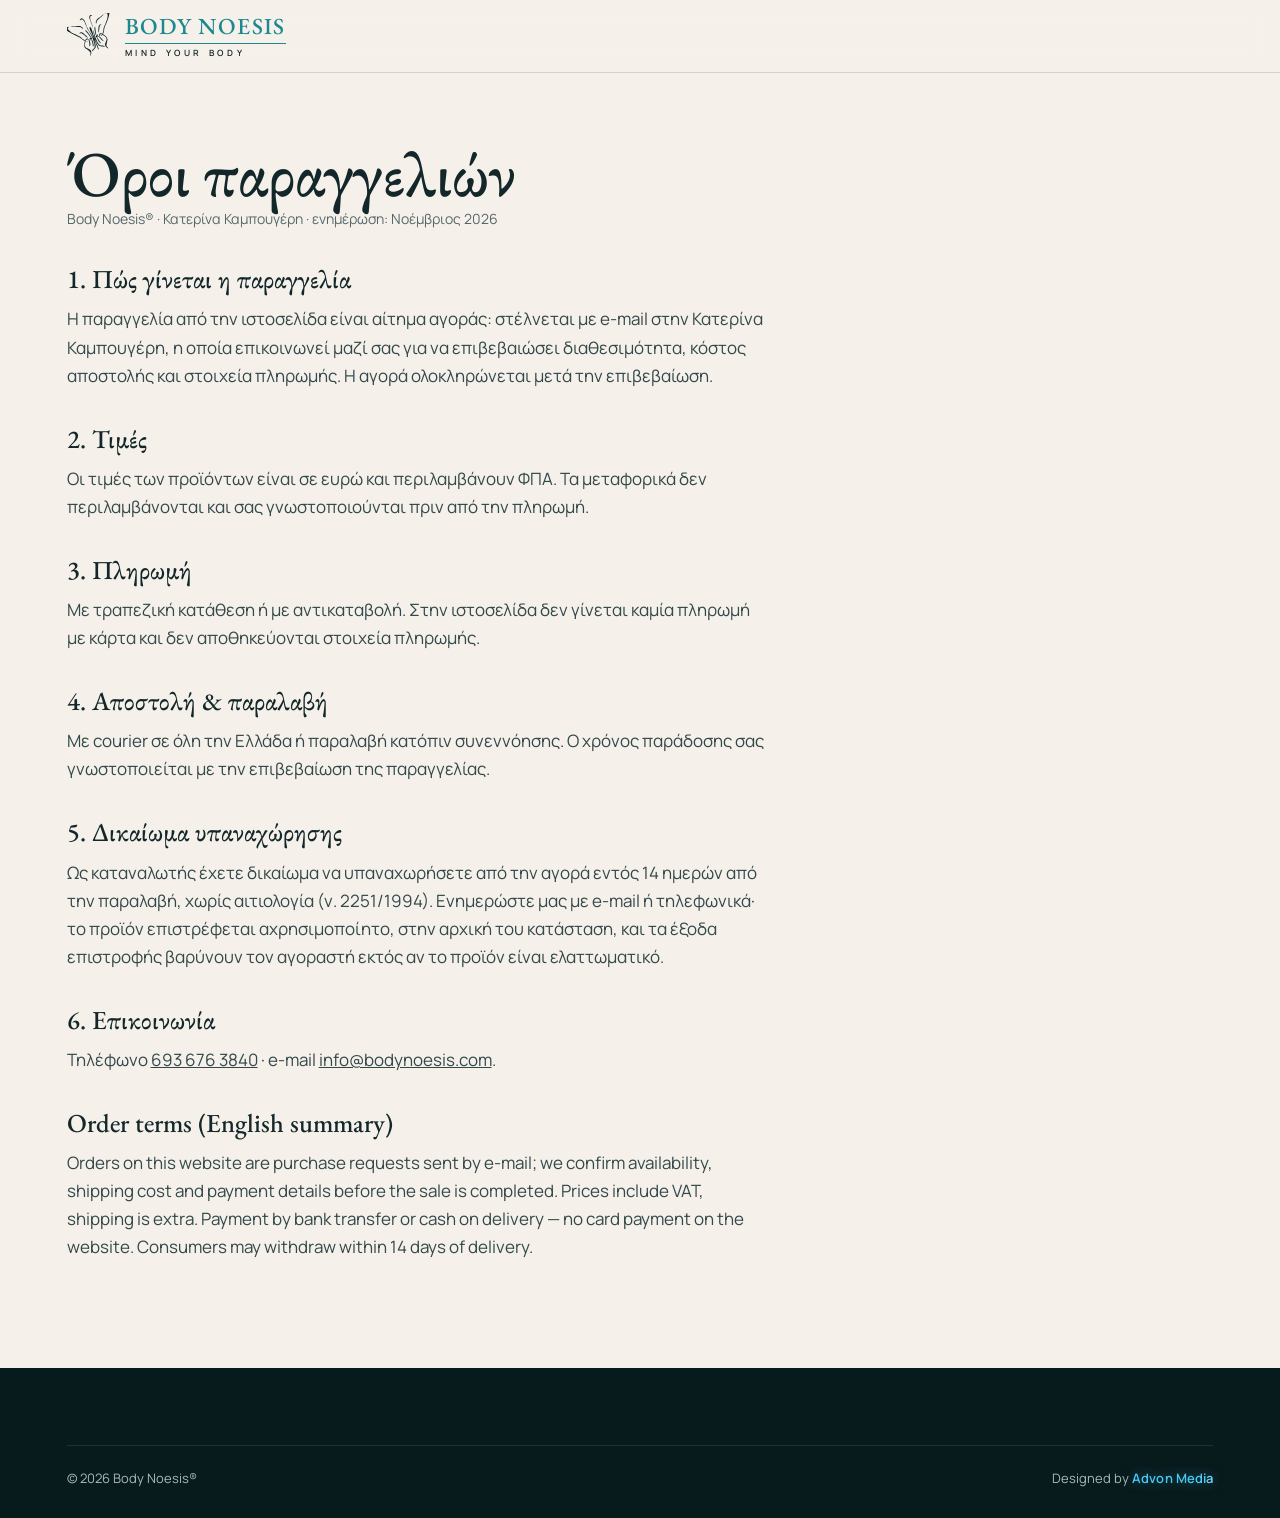
<file: oroi.html>
<!DOCTYPE html>
<html lang="el">
<head>
<meta charset="utf-8">
<meta name="viewport" content="width=device-width,initial-scale=1,viewport-fit=cover">
<title>Όροι παραγγελιών | Body Noesis®</title>
<!-- advon-icons · favicon.py · made from assets/img/body-noesis-icon.svg · vce3b1644 -->
<link rel="icon" href="favicon.ico?v=ce3b1644" sizes="32x32">
<link rel="icon" href="assets/icons/favicon.svg?v=ce3b1644" type="image/svg+xml">
<link rel="icon" href="assets/icons/favicon-96.png?v=ce3b1644" type="image/png" sizes="96x96">
<link rel="icon" href="assets/icons/favicon-48.png?v=ce3b1644" type="image/png" sizes="48x48">
<link rel="apple-touch-icon" href="assets/icons/apple-touch-icon.png?v=ce3b1644">
<link rel="manifest" href="site.webmanifest?v=ce3b1644">
<!-- /advon-icons -->
<meta name="description" content="Όροι παραγγελιών του eshop Body Noesis®: πώς γίνεται η παραγγελία, τιμές, πληρωμή με κατάθεση ή αντικαταβολή, αποστολή και υπαναχώρηση.">
<meta name="robots" content="index,follow,max-image-preview:large">
<script id="advon-draft-guard">/* Advon: drafts stay out of Google; the real domain is untouched */(function(h){if(/(^|\.)(drafts\.advonmedia\.com|github\.io|netlify\.app)$/.test(h)){var m=document.createElement("meta");m.name="robots";m.content="noindex,nofollow";document.head.appendChild(m)}})(location.hostname)</script>
<meta name="theme-color" content="#0B2326">
<meta name="color-scheme" content="light only">
<meta property="og:type" content="website"><meta property="og:locale" content="el_GR"><meta property="og:locale:alternate" content="en_GB">
<meta property="og:site_name" content="Body Noesis®">
<meta property="og:title" content="Όροι παραγγελιών | Body Noesis®"><meta property="og:description" content="Όροι παραγγελιών του eshop Body Noesis®: πώς γίνεται η παραγγελία, τιμές, πληρωμή με κατάθεση ή αντικαταβολή, αποστολή και υπαναχώρηση.">
<meta property="og:image" content="https://bodynoesis.com/assets/img/katerina-kampougeri-body-noesis-paralia-maxilari-1600.webp"><meta property="og:image:width" content="1600"><meta property="og:image:height" content="1200">
<meta name="twitter:card" content="summary_large_image">
<script>(function(){var h=document.documentElement;h.classList.add('js');try{if(!sessionStorage.getItem('bn-in')&&!matchMedia('(prefers-reduced-motion:reduce)').matches&&!document.hidden)0}catch(e){}})()</script>
<link rel="preload" href="assets/fonts/eb-garamond-greek-500.woff2" as="font" type="font/woff2" crossorigin>
<style id="advon-fonts">@font-face{font-family:'EB Garamond';font-style:normal;font-weight:500;font-display:swap;src:url(assets/fonts/eb-garamond-greek-500.woff2) format('woff2');unicode-range:U+0370-0377,U+037A-037F,U+0384-038A,U+038C,U+038E-03A1,U+03A3-03FF}
@font-face{font-family:'EB Garamond';font-style:normal;font-weight:500;font-display:swap;src:url(assets/fonts/eb-garamond-latin-500.woff2) format('woff2');unicode-range:U+0000-00FF,U+0131,U+0152-0153,U+02BB-02BC,U+02C6,U+02DA,U+02DC,U+0304,U+0308,U+0329,U+2000-206F,U+20AC,U+2122,U+2191,U+2193,U+2212,U+2215,U+FEFF,U+FFFD}
@font-face{font-family:'Manrope';font-style:normal;font-weight:400;font-display:swap;src:url(assets/fonts/manrope-greek-400.woff2) format('woff2');unicode-range:U+0370-0377,U+037A-037F,U+0384-038A,U+038C,U+038E-03A1,U+03A3-03FF}
@font-face{font-family:'Manrope';font-style:normal;font-weight:400;font-display:swap;src:url(assets/fonts/manrope-latin-400.woff2) format('woff2');unicode-range:U+0000-00FF,U+0131,U+0152-0153,U+02BB-02BC,U+02C6,U+02DA,U+02DC,U+0304,U+0308,U+0329,U+2000-206F,U+20AC,U+2122,U+2191,U+2193,U+2212,U+2215,U+FEFF,U+FFFD}
@font-face{font-family:'Manrope';font-style:normal;font-weight:600;font-display:swap;src:url(assets/fonts/manrope-greek-600.woff2) format('woff2');unicode-range:U+0370-0377,U+037A-037F,U+0384-038A,U+038C,U+038E-03A1,U+03A3-03FF}
@font-face{font-family:'Manrope';font-style:normal;font-weight:600;font-display:swap;src:url(assets/fonts/manrope-latin-600.woff2) format('woff2');unicode-range:U+0000-00FF,U+0131,U+0152-0153,U+02BB-02BC,U+02C6,U+02DA,U+02DC,U+0304,U+0308,U+0329,U+2000-206F,U+20AC,U+2122,U+2191,U+2193,U+2212,U+2215,U+FEFF,U+FFFD}</style>
<style>:root{--paper:#F5F1EA;--paper2:#EFE8DD;--surf:#E7DED0;--ink:#13272A;--mut:#56686B;--teal:#1C8990;--tealt:#13696F;--tealL:#7CC8CC;--deep:#0B2326;--deep2:#103136;--sand:#C9B590;--rasp:#983058;--rasp2:#7C2347;--line:rgba(19,39,42,.14);--lineL:rgba(245,241,234,.16);
--fd:'EB Garamond',Georgia,'Noto Serif',serif;--fb:'Manrope',system-ui,-apple-system,'Segoe UI',sans-serif;
--g:clamp(20px,5.2vw,120px);--gx:max(var(--g),calc((100vw - 1920px)/2));--r:22px;--ease:cubic-bezier(.22,1,.36,1);--sh1:0 1px 2px rgba(11,35,38,.06),0 6px 18px -8px rgba(11,35,38,.18);--sh2:0 2px 6px rgba(11,35,38,.08),0 24px 60px -24px rgba(11,35,38,.35);--sh3:0 40px 90px -40px rgba(11,35,38,.6)}
*,*::before,*::after{box-sizing:border-box}
html{-webkit-text-size-adjust:100%;scroll-behavior:smooth;scroll-padding-top:90px;color-scheme:light only}
html,body{overflow-x:clip}
body{margin:0;background:var(--paper);color:var(--ink);font:400 17px/1.65 var(--fb);-webkit-font-smoothing:antialiased;-moz-osx-font-smoothing:grayscale;text-rendering:optimizeLegibility}
img,video,svg{display:block;max-width:100%}img{height:auto}
a{color:inherit}
button{font:inherit;color:inherit;cursor:pointer}
h1,h2,h3,h4{margin:0;font-weight:500}
p{margin:0 0 1em}
::selection{background:var(--teal);color:#fff}
.wrap{width:calc(100% - 2*var(--g));max-width:1920px;margin:0 auto}
.sk{position:absolute;left:-9999px;top:0}.sk:focus{left:12px;top:12px;z-index:200;background:#fff;padding:10px 14px;border-radius:10px}
.d{font-family:var(--fd);font-weight:500;letter-spacing:-.012em;line-height:1.04;text-wrap:balance}
.kick{display:inline-flex;align-items:center;gap:12px;font:600 12px/1 var(--fb);letter-spacing:.2em;text-transform:uppercase;color:var(--tealt)}
.kick::before{content:"";width:34px;height:1px;background:currentColor;transform-origin:left;transform:scaleX(var(--kx,1));transition:transform .7s var(--ease)}
.on-dark .kick,.kick.l{color:var(--tealL)}
h2.d{font-size:clamp(38px,4.6vw,78px);margin:18px 0 0}
.lead{font-size:clamp(17px,1.25vw,20px);color:var(--mut);max-width:64ch;text-wrap:pretty}
.on-dark{background:var(--deep);color:#EDE7DC}
.on-dark .lead{color:#B9C6C4}
.sec{padding:clamp(80px,9vw,150px) 0;position:relative}
.num{font-variant-numeric:tabular-nums lining-nums}
.btn{display:inline-flex;align-items:center;justify-content:center;gap:10px;min-height:52px;padding:0 26px;border-radius:999px;border:0;background:var(--teal);color:#fff;font:600 15px/1 var(--fb);letter-spacing:.01em;text-decoration:none;position:relative;overflow:hidden;isolation:isolate;transition:transform .25s var(--ease),background .25s,box-shadow .25s;box-shadow:0 10px 30px -12px rgba(28,137,144,.8)}
.btn::after{content:"";position:absolute;inset:0;background:linear-gradient(100deg,transparent 30%,rgba(255,255,255,.28) 50%,transparent 70%);transform:translateX(-120%);z-index:-1}
.btn:active{transform:scale(.97)}
.btn.sec2{background:transparent;color:inherit;border:1px solid currentColor;box-shadow:none}
.btn.rasp{background:var(--rasp);box-shadow:0 10px 30px -12px rgba(152,48,88,.75)}
.btn.light{background:#F5F1EA;color:var(--deep);box-shadow:none}
@media (hover:hover){.btn:hover{transform:translateY(-2px)}.btn:hover::after{transform:translateX(120%);transition:transform .8s var(--ease)}.btn.sec2:hover{background:rgba(28,137,144,.08)}}
.tl{display:inline-flex;align-items:center;gap:8px;font-weight:600;text-decoration:none;border-bottom:1px solid currentColor;padding-bottom:2px}
.tl span{transition:transform .25s var(--ease)}@media (hover:hover){.tl:hover span{transform:translateX(4px)}}
/* ---------- header */
.hd{position:fixed;inset:0 0 auto;z-index:60;height:84px;display:flex;align-items:center;transition:background .35s,box-shadow .35s,height .35s;color:#F5F1EA}
.hd::before{content:"";position:absolute;inset:0;background:rgba(245,241,234,.9);backdrop-filter:saturate(1.4) blur(14px);-webkit-backdrop-filter:saturate(1.4) blur(14px);opacity:0;transition:opacity .35s;box-shadow:0 1px 0 var(--line)}
.hd.solid{color:var(--ink);height:72px}.hd.solid::before{opacity:1}
.hd .wrap{display:flex;align-items:center;gap:22px;position:relative}
.brand{display:flex;align-items:center;gap:12px;text-decoration:none;flex:none}
.brand svg{width:46px;height:46px;color:currentColor;transition:transform .8s var(--ease)}
.hd.solid .brand svg{color:var(--ink)}
.wm{display:flex;flex-direction:column;line-height:1}
.wm b{font:500 23px/1 var(--fd);letter-spacing:.06em;color:var(--tealL);padding-bottom:5px;border-bottom:1px solid currentColor}
.hd.solid .wm b{color:var(--teal)}
.wm i{font:600 8.6px/1 var(--fb);font-style:normal;letter-spacing:.42em;margin-top:5px}
.nav{display:flex;gap:2px;margin-left:auto;align-items:center}
.nav a{font:600 14px/1 var(--fb);text-decoration:none;padding:12px 12px;border-radius:999px;position:relative;white-space:nowrap}
.nav a::after{content:"";position:absolute;left:12px;right:12px;bottom:6px;height:1px;background:currentColor;transform:scaleX(0);transform-origin:left;transition:transform .35s var(--ease)}
@media (hover:hover){.nav a:hover::after{transform:scaleX(1)}}
.nav{position:relative}.nav a{z-index:1;padding:12px 14px;transition:color .35s}
.nav .pill{position:absolute;left:0;top:50%;width:0;height:38px;border-radius:999px;background:var(--teal);box-shadow:0 6px 18px -8px rgba(28,137,144,.7);transform:translate(0,-50%);pointer-events:none;z-index:0;opacity:0}
.nav .pill.go{transition:transform .55s var(--ease),width .55s var(--ease),opacity .3s}
.nav a.on{color:#fff}.nav a.on::after{display:none}
.nav a.cur{background:var(--teal);color:#fff}.nav a.cur::after{display:none}
.hdr{display:flex;align-items:center;gap:6px}
.cartb{position:relative;width:46px;height:46px;border-radius:50%;border:1px solid currentColor;background:transparent;display:grid;place-items:center;opacity:.92}
.cartb svg{width:20px;height:20px}
.cartb .cn{position:absolute;top:-4px;right:-4px;min-width:20px;height:20px;padding:0 5px;border-radius:10px;background:var(--rasp);color:#fff;font:700 11px/20px var(--fb);text-align:center;transform:scale(0);transition:transform .35s cubic-bezier(.34,1.56,.64,1)}
.cartb .cn.on{transform:scale(1)}
.cartb.bump{animation:bump .5s cubic-bezier(.34,1.56,.64,1)}@keyframes bump{40%{transform:scale(1.18)}}
.flags{display:flex;gap:4px}
.flags button{width:44px;height:44px;border:0;background:transparent;border-radius:50%;display:grid;place-items:center;opacity:.55;transition:opacity .2s}
.flags button[aria-pressed=true]{opacity:1}
.fl{display:block;width:20px;height:14px;overflow:hidden;line-height:0;border-radius:2px;box-shadow:0 0 0 1px rgba(0,0,0,.12)}
.fl svg{display:block;width:100%;height:100%}
.burger{display:none;width:46px;height:46px;border:1px solid currentColor;border-radius:50%;background:transparent;position:relative}
.burger i{position:absolute;left:14px;right:14px;height:1.5px;background:currentColor;transition:transform .35s var(--ease),opacity .2s}
.burger i:nth-child(1){top:17px}.burger i:nth-child(2){top:22px}.burger i:nth-child(3){top:27px}
.mm{position:fixed;inset:0;z-index:90;background:var(--deep);color:#F5F1EA;display:flex;flex-direction:column;padding:96px var(--g) 40px;transform:translateY(-100%);transition:transform .55s var(--ease);visibility:hidden}
.mm.open{transform:none;visibility:visible}
.mm a{font:500 clamp(30px,8vw,44px)/1.25 var(--fd);text-decoration:none;padding:6px 0;border-bottom:1px solid var(--lineL)}
.mm .x{position:absolute;top:18px;right:var(--g);width:50px;height:50px;border-radius:50%;border:1px solid rgba(245,241,234,.5);background:transparent;color:#F5F1EA;font-size:26px;line-height:1}
.mm .mmf{margin-top:auto;display:flex;gap:10px;align-items:center;flex-wrap:wrap}
@media (max-width:1220px){.nav{display:none}.burger{display:block}.hdr{margin-left:auto}}
@media (max-width:520px){.wm i{display:none}.wm b{font-size:19px;border:0;padding:0}.brand svg{width:38px;height:38px}.hd .flags{display:none}.hd{height:70px}}
/* ---------- intro (vertebrae align, page opens) */
#intro{position:fixed;inset:0;z-index:300;pointer-events:none;display:none}
html.bn-intro #intro{display:block;pointer-events:auto}
#intro .bd{position:absolute;left:0;right:0;height:calc(100%/7 + 1px);background:var(--deep);transition:transform .9s cubic-bezier(.76,0,.24,1)}
#intro .vb{position:absolute;left:50%;top:50%;width:min(96px,18vw);height:46%;transform:translate(-50%,-50%)}
#intro .vb i{position:absolute;left:0;width:100%;height:calc(100%/7*.7);border-radius:40%/60%;border:1.5px solid var(--tealL);background:rgba(124,200,204,.08);transform:translateX(var(--x));transition:transform .9s cubic-bezier(.34,1.3,.5,1),background .5s}
#intro .ibf{position:absolute;left:50%;top:calc(27% - 70px);width:84px;height:84px;margin-left:-42px;color:#F5F1EA;opacity:0;transform:translateY(10px) scale(.8);transition:opacity .6s,transform .8s var(--ease)}
#intro .iw{position:absolute;left:0;right:0;top:calc(73% + 10px);text-align:center;color:#F5F1EA;opacity:0;transition:opacity .6s .1s}
#intro .iw b{display:block;font:500 28px/1 var(--fd);letter-spacing:.12em;color:var(--tealL)}#intro .iw small{display:block;margin-top:10px;font:600 10px/1 var(--fb);letter-spacing:.44em}
#intro.al .vb i{transform:none;background:rgba(124,200,204,.22)}
#intro.bf .ibf{opacity:1;transform:none}#intro.bf .iw{opacity:1}
#intro.go .bd:nth-child(odd){transform:translateX(-101%)}#intro.go .bd:nth-child(even){transform:translateX(101%)}
#intro.go .vb,#intro.go .ibf,#intro.go .iw{opacity:0;transition:opacity .35s}
/* ---------- hero */
.hero{position:relative;min-height:max(640px,100svh);display:grid;grid-template-columns:minmax(0,46fr) minmax(0,54fr);background:var(--deep);color:#F2ECE2;overflow:clip}
.hero-t{position:relative;z-index:2;padding:calc(84px + clamp(30px,5vh,70px)) clamp(28px,4vw,72px) clamp(40px,6vh,80px) var(--gx);display:flex;flex-direction:column;justify-content:center}
.hero-t .ey{font:600 12px/1.4 var(--fb);letter-spacing:.22em;text-transform:uppercase;color:var(--tealL);display:flex;align-items:center;gap:12px}
.hero-t .ey::before{content:"";width:28px;height:1px;background:currentColor}
.hero h1{font:600 14px/1.55 var(--fb);letter-spacing:.02em;color:#C7D3D1;margin:22px 0 0;max-width:46ch}
.hero .disp{font-family:var(--fd);font-weight:500;font-size:clamp(46px,5.2vw,96px);line-height:.98;letter-spacing:-.02em;margin:16px 0 0;text-wrap:balance}
.hero .disp em{font-style:normal;color:var(--tealL);position:relative;white-space:nowrap}
.hero .disp em svg{position:absolute;left:-2%;right:-2%;bottom:-.08em;width:104%;height:.22em;overflow:visible}
.hero .disp em path{stroke:var(--sand);stroke-width:2.2;fill:none;stroke-dasharray:1;stroke-dashoffset:1;transition:stroke-dashoffset 1.2s .9s var(--ease)}
.hero.in .disp em path{stroke-dashoffset:0}
.hero .sub{margin:26px 0 0;font-size:clamp(16px,1.15vw,19px);color:#C3CFCD;max-width:52ch;text-wrap:pretty}
.hero .cta{display:flex;align-items:center;gap:24px;flex-wrap:wrap;margin-top:34px}
.hero .chips{display:flex;flex-wrap:wrap;gap:8px;margin-top:38px;padding:0;list-style:none}
.hero .chips li{font:600 12.5px/1 var(--fb);padding:11px 15px;border-radius:999px;border:1px solid rgba(124,200,204,.35);color:#DCE6E4}
.w{display:inline-block;overflow:hidden;vertical-align:top;padding-bottom:.08em;margin-bottom:-.08em}
.w>span{display:inline-block;transform:translateY(105%);transition:transform 1s var(--ease);transition-delay:calc(var(--i)*70ms + .2s)}
.hero.in .w>span{transform:none}
.hero .fade{opacity:0;transform:translateY(14px);transition:opacity .8s var(--ease),transform .8s var(--ease);transition-delay:calc(var(--d,0)*1ms + .5s)}
.hero.in .fade{opacity:1;transform:none}
.hero-p{position:relative;z-index:1;margin-top:84px;border-top-left-radius:clamp(40px,7vw,140px);overflow:hidden;background:#173a3f}
.hero-p picture,.hero-p img{display:block;width:100%;height:100%}
.hero-p img{object-fit:cover;object-position:72% 34%;transform:scale(1.08);transition:transform 2.4s var(--ease)}
.hero.in .hero-p img{transform:scale(1);animation:kb 26s 2.4s ease-in-out infinite alternate}
@keyframes kb{to{transform:scale(1.045) translate(-.8%,-.5%)}}
.hero-p::after{content:"";position:absolute;inset:0;background:linear-gradient(90deg,rgba(11,35,38,.55),rgba(11,35,38,0) 34%),linear-gradient(0deg,rgba(11,35,38,.45),transparent 30%);pointer-events:none}
.hero-card{position:absolute;left:clamp(18px,2.4vw,36px);bottom:clamp(18px,3vh,36px);z-index:3;display:flex;gap:14px;align-items:center;max-width:330px;padding:14px 18px 14px 14px;border-radius:18px;background:rgba(11,35,38,.55);backdrop-filter:blur(12px);-webkit-backdrop-filter:blur(12px);border:1px solid rgba(245,241,234,.18);color:#F2ECE2;text-decoration:none;font-size:13.5px;line-height:1.4;box-shadow:var(--sh2);animation:bob 6s ease-in-out infinite}
.hero-card b{display:block;font:500 18px/1.2 var(--fd);color:#fff}
.hero-card .seal{flex:none;width:58px;height:58px}
@keyframes bob{50%{transform:translateY(-6px)}}
.hero-spine{position:absolute;left:calc(var(--gx) - 2px);top:0;bottom:0;width:1px;z-index:1;opacity:.5;pointer-events:none}
.hero-bg{position:absolute;inset:0;z-index:0;pointer-events:none;overflow:hidden}
.hero-bg .o{position:absolute;border-radius:50%;filter:none}
.hero-bg .o1{width:70vmax;height:70vmax;left:-28vmax;top:-30vmax;background:radial-gradient(closest-side,rgba(28,137,144,.32),transparent);animation:dr1 28s ease-in-out infinite alternate}
.hero-bg .o2{width:50vmax;height:50vmax;left:10vmax;bottom:-32vmax;background:radial-gradient(closest-side,rgba(201,181,144,.14),transparent);animation:dr2 34s ease-in-out infinite alternate}
@keyframes dr1{to{transform:translate(8vmax,6vmax)}}@keyframes dr2{to{transform:translate(-6vmax,-5vmax)}}
.hero-bg .bfw{position:absolute;right:56%;top:52%;width:min(36vw,520px);color:rgba(124,200,204,.07);transform:translate(10%,-50%) rotate(-8deg)}
.hero .scroll{position:absolute;left:var(--gx);bottom:26px;z-index:3;font:600 11px/1 var(--fb);letter-spacing:.3em;color:#9fb3b1;display:flex;align-items:center;gap:12px;text-transform:uppercase;transition:opacity .4s}
.hero .scroll i{width:1px;height:34px;background:linear-gradient(var(--tealL),transparent);animation:sc 2.2s ease-in-out infinite}
@keyframes sc{0%{transform:scaleY(0);transform-origin:top}50%{transform:scaleY(1);transform-origin:top}51%{transform-origin:bottom}100%{transform:scaleY(0);transform-origin:bottom}}
@media (max-width:1000px){
 .hero{grid-template-columns:1fr;min-height:0}
 .hero-p{order:-1;margin-top:70px;border-radius:0;aspect-ratio:4/3;height:auto}
 .hero-p img{object-position:50% 50%;animation:none!important;transform:none!important}
 .hero-p::after{background:linear-gradient(0deg,var(--deep),rgba(11,35,38,0) 26%)}
 .hero-t{padding:10px var(--g) 64px;margin-top:-34px}
 .hero-card{left:auto;right:12px;bottom:auto;top:12px;max-width:250px;padding:10px 12px;font-size:12px;animation:none}
 .hero-card .seal{width:44px;height:44px}.hero-card b{font-size:15px}
 .hero .scroll,.hero-spine{display:none}
}
@media (max-width:520px){.hero-card{display:none}.hero .disp{font-size:clamp(40px,11.4vw,56px)}}
/* ---------- proof */
.proof{border-bottom:1px solid var(--line);background:var(--paper)}
.proof ul{list-style:none;margin:0;padding:0;display:grid;grid-template-columns:repeat(5,minmax(0,1fr))}
.proof li{padding:34px clamp(14px,1.6vw,28px);border-left:1px solid var(--line);opacity:0;transform:translateY(16px) rotateX(-40deg);transform-origin:50% 100%;transition:opacity .6s,transform .8s var(--ease);transition-delay:calc(var(--i)*70ms)}
.proof li:first-child{border-left:0;padding-left:0}
.proof.in li{opacity:1;transform:none}
.proof b{display:block;font:500 clamp(24px,2vw,32px)/1.08 var(--fd);color:var(--tealt)}
.proof span{display:block;margin-top:8px;font-size:14px;color:var(--mut);line-height:1.45}
@media (max-width:1000px){.proof ul{grid-template-columns:repeat(2,minmax(0,1fr))}.proof li{border-left:0;border-top:1px solid var(--line);padding:24px 14px 24px 0}.proof li:first-child{grid-column:1/-1}}
/* ---------- academy */
.acad{background:var(--deep);color:#EDE7DC;border-radius:clamp(36px,5vw,72px) clamp(36px,5vw,72px) 0 0;margin-top:-1px;overflow:clip;position:relative}
.acad .amb{position:absolute;inset:0;pointer-events:none;overflow:hidden}
.acad .amb i{position:absolute;border-radius:50%;border:1px solid rgba(124,200,204,.1)}
.a-head{display:grid;grid-template-columns:minmax(0,1.05fr) minmax(0,.95fr);gap:clamp(30px,5vw,96px);align-items:end}
.a-head h2{font-size:clamp(42px,5.4vw,96px)}
.a-head h2 em{font-style:normal;color:var(--tealL)}
.a-head .lead{margin:0}
.who{margin:clamp(56px,7vw,110px) 0 0;display:grid;grid-template-columns:minmax(0,.62fr) minmax(0,1.38fr);gap:clamp(30px,5vw,96px);align-items:start}
.who h3{font:600 12px/1.4 var(--fb);letter-spacing:.2em;text-transform:uppercase;color:var(--sand)}
.who ul{list-style:none;margin:0;padding:0}
.who li{display:flex;align-items:baseline;justify-content:space-between;gap:20px;padding:18px 0;border-top:1px solid var(--lineL);font:500 clamp(28px,3.4vw,58px)/1.05 var(--fd);color:rgba(237,231,220,.28);transition:color .6s,padding .6s var(--ease)}
.who li:last-child{border-bottom:1px solid var(--lineL)}
.who li small{font:600 12px/1.3 var(--fb);letter-spacing:.08em;color:var(--tealL);opacity:0;transition:opacity .6s;text-align:right;max-width:24ch}
.who li.lit{color:#F2ECE2;padding-left:clamp(0px,1.4vw,24px)}.who li.lit small{opacity:1}
.fmt{margin-top:clamp(56px,7vw,110px);display:grid;grid-template-columns:repeat(4,minmax(0,1fr));gap:14px}
.fmt div{padding:28px 24px 26px;border-radius:var(--r);background:var(--deep2);border:1px solid var(--lineL);position:relative;overflow:hidden;transform:translateY(30px) scale(.96);opacity:0;transition:transform .8s var(--ease),opacity .6s;transition-delay:calc(var(--i)*80ms)}
.fmt.in div{transform:none;opacity:1}
.fmt b{display:block;font:500 clamp(36px,3.2vw,52px)/1 var(--fd);color:#fff}
.fmt span{display:block;margin-top:14px;font:600 12px/1.3 var(--fb);letter-spacing:.16em;text-transform:uppercase;color:var(--tealL)}
.fmt p{margin:10px 0 0;font-size:15px;color:#B9C6C4;line-height:1.5}
.fmt div::before{content:"";position:absolute;left:0;top:0;height:2px;width:100%;background:linear-gradient(90deg,var(--teal),var(--sand));transform:scaleX(0);transform-origin:left;transition:transform 1s var(--ease);transition-delay:calc(var(--i)*80ms + .3s)}
.fmt.in div::before{transform:scaleX(1)}
.syl{margin-top:clamp(70px,8vw,130px);display:grid;grid-template-columns:minmax(0,.72fr) minmax(0,1.28fr);gap:clamp(30px,5vw,96px)}
.syl .st{position:sticky;top:110px;align-self:start}
.syl h3{font:500 clamp(32px,3.2vw,54px)/1.05 var(--fd)}
.syl .st p{color:#B9C6C4;margin-top:18px}
.syl .bar{margin-top:26px;height:3px;border-radius:3px;background:rgba(245,241,234,.12);overflow:hidden}
.syl .bar i{display:block;height:100%;width:100%;background:linear-gradient(90deg,var(--teal),var(--tealL));transform:scaleX(var(--p,0));transform-origin:left}
.syl .cnt{margin-top:12px;font:600 13px/1 var(--fb);color:var(--tealL)}
.syl ol{list-style:none;margin:0;padding:0;columns:2;column-gap:34px;counter-reset:m}
.syl li{break-inside:avoid;counter-increment:m;display:grid;grid-template-columns:44px minmax(0,1fr);gap:4px;padding:16px 0 16px;border-top:1px solid var(--lineL);font-size:16px;line-height:1.45;color:rgba(237,231,220,.5);transition:color .5s}
.syl li::before{content:counter(m,decimal-leading-zero);font:500 18px/1.3 var(--fd);color:rgba(124,200,204,.45);transition:color .5s}
.syl li.lit{color:#F2ECE2}.syl li.lit::before{color:var(--tealL)}
/* path */
.path{margin-top:clamp(80px,9vw,140px);display:grid;grid-template-columns:minmax(0,1fr) minmax(0,1fr);gap:clamp(30px,5vw,96px)}
.path h3{font:500 clamp(32px,3.2vw,54px)/1.05 var(--fd)}
.road{position:relative;padding-left:64px}
.road .ln{position:absolute;left:21px;top:8px;bottom:8px;width:2px;background:rgba(245,241,234,.1)}
.road .ln i{position:absolute;inset:0;background:linear-gradient(var(--tealL),var(--teal));transform:scaleY(var(--p,0));transform-origin:top}
.road .st2{position:relative;padding:4px 0 38px}
.road .st2:last-child{padding-bottom:0}
.road .dot{position:absolute;left:-64px;top:0;width:44px;height:30px;border-radius:44%/62%;border:1.5px solid rgba(124,200,204,.4);background:var(--deep);display:grid;place-items:center;font:600 13px/1 var(--fb);color:rgba(124,200,204,.7);transition:all .5s cubic-bezier(.34,1.56,.64,1)}
.road .st2.lit .dot{background:var(--teal);border-color:var(--teal);color:#fff;transform:scale(1.08)}
.road h4{font:500 26px/1.15 var(--fd);color:#F2ECE2}
.road p{margin:8px 0 0;color:#B9C6C4;font-size:15.5px}
/* certificate */
.cert-w{margin-top:clamp(80px,9vw,140px);display:grid;grid-template-columns:minmax(0,.9fr) minmax(0,1.1fr);gap:clamp(30px,5vw,96px);align-items:center}
.cert-w h3{font:500 clamp(32px,3.2vw,54px)/1.05 var(--fd)}
.cert-w .lead{margin-top:16px}
.field{display:block;margin-top:24px}
.field span{display:block;font:600 12px/1 var(--fb);letter-spacing:.14em;text-transform:uppercase;color:var(--tealL);margin-bottom:10px}
.field input,.field select,.field textarea{width:100%;min-height:54px;padding:14px 18px;border-radius:14px;border:1px solid rgba(245,241,234,.25);background:rgba(245,241,234,.06);color:#F5F1EA;font:500 17px/1.3 var(--fb);outline:none;transition:border-color .2s,background .2s}
.field textarea{min-height:110px;resize:vertical}
.field select option{color:#13272A}
.field input:focus,.field select:focus,.field textarea:focus{border-color:var(--tealL);background:rgba(245,241,234,.1)}
.cert{position:relative;aspect-ratio:1.414/1;border-radius:6px;background:#FBF8F2;color:#1F3134;padding:clamp(18px,3.4%,44px);box-shadow:var(--sh3);transform:perspective(1400px) rotateY(var(--ry,-8deg)) rotateX(var(--rx,4deg));transition:transform .6s var(--ease);overflow:hidden}
.cert::before{content:"";position:absolute;inset:clamp(8px,1.6%,16px);border:1px solid #C9B590;border-radius:3px;pointer-events:none}
.cert::after{content:"";position:absolute;inset:calc(clamp(8px,1.6%,16px) + 5px);border:1px solid rgba(201,181,144,.5);border-radius:2px;pointer-events:none}
.cert .ci{position:relative;height:100%;display:flex;flex-direction:column;align-items:center;justify-content:space-between;text-align:center;padding:4% 6%}
.cert .cbf{width:11%;color:#1F3134}
.cert .ctt{font:600 clamp(8px,.85vw,12px)/1 var(--fb);letter-spacing:.38em;color:var(--teal)}
.cert .cn2{font:500 clamp(10px,1.1vw,15px)/1.2 var(--fd);letter-spacing:.2em;text-transform:uppercase}
.cert .nm{font:500 clamp(22px,3vw,46px)/1.1 var(--fd);color:#0B2326;min-height:1.1em;border-bottom:1px solid #C9B590;padding:0 6% 4px;transition:opacity .2s}
.cert .tx{font-size:clamp(9px,.9vw,13px);line-height:1.5;color:#4C5D60;max-width:46ch}
.cert .sg{display:flex;justify-content:space-between;width:100%;align-items:flex-end;font-size:clamp(8px,.8vw,11px);color:#5c6b6d}
.cert .sg div{border-top:1px solid #9aa7a8;padding-top:4px;min-width:30%}
.cert .sg svg{width:clamp(80px,12vw,150px);height:auto;margin:0 auto -2px;stroke:#0B2326;fill:none;stroke-width:1.4;stroke-dasharray:1;stroke-dashoffset:1;transition:stroke-dashoffset 2s var(--ease)}
.cert.in .sg svg{stroke-dashoffset:0}
.cert .stamp{position:absolute;right:5%;bottom:5%;width:clamp(48px,7vw,86px);aspect-ratio:1;border-radius:50%;border:2px solid rgba(152,48,88,.55);color:rgba(152,48,88,.75);display:grid;place-items:center;transform:rotate(-14deg) scale(1.6);opacity:0;transition:transform .6s cubic-bezier(.34,1.56,.64,1) 1.2s,opacity .3s 1.2s}
.cert.in .stamp{transform:rotate(-14deg);opacity:1}
.cert .stamp svg{width:84%;height:84%}
.cert-note{margin-top:14px;font-size:12px;color:#8FA3A1}
/* team */
.team{margin-top:clamp(80px,9vw,140px)}
.team h3{font:500 clamp(32px,3.2vw,54px)/1.05 var(--fd);max-width:20ch}
.tg{display:grid;grid-template-columns:repeat(3,minmax(0,1fr));gap:18px;margin-top:40px}
.tc{border-radius:var(--r);background:var(--deep2);border:1px solid var(--lineL);overflow:hidden;display:flex;flex-direction:column}
.tc figure{margin:0;aspect-ratio:1/1;overflow:hidden;background:#1a3c41}
.tc img{width:100%;height:100%;object-fit:cover;transition:transform 1.2s var(--ease)}
@media (hover:hover){.tc:hover img{transform:scale(1.04)}}
.tc div{padding:22px 24px 26px}
.tc b{display:block;font:500 26px/1.1 var(--fd);color:#fff}
.tc small{display:block;margin-top:6px;font:600 12px/1.4 var(--fb);letter-spacing:.12em;text-transform:uppercase;color:var(--tealL)}
.tc p{margin:12px 0 0;font-size:15px;color:#B9C6C4;line-height:1.55}
.tc.es{lang:es}
/* price */
.price{margin-top:clamp(80px,9vw,140px);display:grid;grid-template-columns:minmax(0,.8fr) minmax(0,1.2fr);gap:clamp(30px,5vw,96px);align-items:start}
.price h3{font:500 clamp(32px,3.2vw,54px)/1.05 var(--fd)}
.pg{display:grid;grid-template-columns:repeat(3,minmax(0,1fr));gap:14px}
.pc{padding:28px 22px;border-radius:var(--r);border:1px solid var(--lineL);background:rgba(245,241,234,.03);text-align:left}
.pc.hi{background:var(--teal);border-color:var(--teal);color:#fff}
.pc b{display:block;font:500 clamp(40px,3.6vw,58px)/1 var(--fd)}
.pc span{display:block;margin-top:12px;font:600 13px/1.4 var(--fb);color:var(--tealL)}
.pc.hi span{color:#E2F4F5}
.pnote{grid-column:1/-1;margin:8px 0 0;font-size:14px;color:#9FB3B1}
.perk{grid-column:1/-1;display:flex;align-items:center;gap:14px;padding:16px 20px;border-radius:16px;border:1px dashed rgba(201,181,144,.5);color:#EDE7DC;font-size:15px}
.perk b{font:500 26px/1 var(--fd);color:var(--sand)}
.enq{margin-top:clamp(80px,9vw,140px);border-radius:clamp(26px,3vw,44px);background:linear-gradient(135deg,#123a40,#0e2c30);border:1px solid var(--lineL);padding:clamp(28px,4.4vw,70px);display:grid;grid-template-columns:minmax(0,.9fr) minmax(0,1.1fr);gap:clamp(24px,4vw,70px);position:relative;overflow:hidden}
.enq h3{font:500 clamp(34px,3.6vw,60px)/1.03 var(--fd)}
.enq .fgr{display:grid;grid-template-columns:minmax(0,1fr) minmax(0,1fr);gap:0 14px}
.enq .fgr .full{grid-column:1/-1}
.enq .bts{display:flex;gap:10px;flex-wrap:wrap;margin-top:22px}
.es-l{margin-top:22px;font-size:14px;color:#9FB3B1;font-style:italic}
@media (max-width:600px){.fmt{gap:10px}.fmt div{padding:22px 16px}.fmt b{font-size:clamp(26px,7.6vw,34px)}}
@media (max-width:1000px){.a-head,.who,.syl,.path,.cert-w,.price,.enq{grid-template-columns:1fr}.fmt{grid-template-columns:repeat(2,minmax(0,1fr))}.syl ol{columns:1}.syl .st{position:static}.tg{grid-template-columns:1fr}.pg{grid-template-columns:1fr}.enq .fgr{grid-template-columns:1fr}.who li small{display:none}}
@media (min-width:600px) and (max-width:1000px){.tg{grid-template-columns:repeat(2,minmax(0,1fr))}.tg .tc:last-child{grid-column:1/-1}.tg .tc:last-child figure{aspect-ratio:16/9}}
/* ---------- method (spine) */
.meth{background:var(--paper)}
.m-head{display:grid;grid-template-columns:minmax(0,1fr) minmax(0,1fr);gap:clamp(30px,5vw,96px);align-items:end}
.m-head .lead{margin:0}
.mstage{margin-top:clamp(50px,6vw,90px);display:grid;grid-template-columns:minmax(0,.9fr) minmax(0,1.1fr);gap:clamp(30px,5vw,96px)}
.sp-w{position:sticky;top:96px;align-self:start;height:calc(100svh - 130px);min-height:520px;max-height:860px;border-radius:clamp(26px,3vw,44px);background:radial-gradient(120% 80% at 50% 110%,rgba(28,137,144,.18),transparent 60%),var(--paper2);border:1px solid var(--line);overflow:hidden;display:flex;align-items:center;justify-content:center}
.sp-w svg.sp{height:88%;width:auto;overflow:visible}
.sp-w .vt{fill:#FBF8F2;stroke:var(--ink);stroke-width:1.6}
.sp-w .vt.on{fill:var(--teal);stroke:var(--tealt)}
.sp-w .disc{fill:var(--sand);opacity:.7}
.sp-w .pel{fill:none;stroke:var(--ink);stroke-width:1.6}
.sp-w .pelf{fill:var(--rasp);opacity:0;transition:opacity .6s}
.sp-w.pf .pelf{opacity:.32}
.sp-w .axis{stroke:var(--teal);stroke-width:1;stroke-dasharray:4 6;opacity:.6}
.sp-w .lab{position:absolute;left:22px;bottom:20px;font:600 12px/1.4 var(--fb);letter-spacing:.14em;text-transform:uppercase;color:var(--mut)}
.sp-w .lab b{display:block;font:500 34px/1 var(--fd);letter-spacing:0;text-transform:none;color:var(--tealt)}
.sp-w .bfm{position:absolute;right:22px;top:22px;width:56px;color:var(--ink);opacity:.85}
.prs{list-style:none;margin:0;padding:0}
.prs li{padding:clamp(28px,5vh,56px) 0;border-top:1px solid var(--line);opacity:.32;transition:opacity .6s}
.prs li.lit{opacity:1}
.prs li span{font:600 12px/1 var(--fb);letter-spacing:.2em;text-transform:uppercase;color:var(--tealt)}
.prs h3{font:500 clamp(28px,2.6vw,42px)/1.1 var(--fd);margin:12px 0 12px}
.prs p{color:var(--mut);margin:0;max-width:56ch}
.prs li:last-child{border-bottom:1px solid var(--line)}
.qb{margin-top:clamp(60px,7vw,110px);text-align:center}
.qb blockquote{margin:0 auto;max-width:22ch;font:500 clamp(40px,5vw,86px)/1.04 var(--fd);letter-spacing:-.015em;text-wrap:balance}
.qb blockquote .ww{opacity:.16;transition:opacity .4s}
.qb blockquote .ww.on{opacity:1}
.qb cite{display:block;margin-top:20px;font:600 13px/1 var(--fb);font-style:normal;letter-spacing:.16em;text-transform:uppercase;color:var(--tealt)}
.org{margin:28px auto 0;max-width:70ch;text-align:center;color:var(--mut);font-size:15.5px}
@media (max-width:1000px){.m-head,.mstage{grid-template-columns:1fr}.sp-w{position:sticky;top:72px;height:44svh;min-height:300px;z-index:2;box-shadow:var(--sh1)}.prs li{padding:28px 0}}
/* ---------- ticker */
.tick{background:var(--teal);color:#fff;overflow:hidden;padding:20px 0;-webkit-mask-image:linear-gradient(90deg,transparent,#000 8%,#000 92%,transparent);mask-image:linear-gradient(90deg,transparent,#000 8%,#000 92%,transparent)}
.tick .tr{display:flex;width:max-content;animation:tk 46s linear infinite}
.tick span{font:500 clamp(24px,2.4vw,38px)/1 var(--fd);padding:0 28px;display:flex;align-items:center;gap:56px;white-space:nowrap}
.tick span::after{content:"";width:10px;height:7px;border-radius:44%/62%;border:1.5px solid rgba(255,255,255,.7)}
@keyframes tk{to{transform:translateX(-50%)}}
@media (hover:hover){.tick:hover .tr{animation-play-state:paused}}
/* ---------- lessons */
.less{background:var(--paper2)}
.l-grid{margin-top:clamp(44px,5vw,80px);display:grid;grid-template-columns:minmax(0,1.1fr) minmax(0,.9fr);gap:clamp(24px,4vw,70px);align-items:stretch}
.l-ph{position:relative;border-radius:clamp(26px,3vw,44px);overflow:hidden;min-height:420px;background:#cfc3b2}
.l-ph img{position:absolute;inset:0;width:100%;height:100%;object-fit:cover;object-position:50% 40%}
.l-ph .tag{position:absolute;left:18px;bottom:18px;padding:10px 14px;border-radius:12px;background:rgba(245,241,234,.9);font:600 13px/1.3 var(--fb);color:var(--ink)}
.l-list{display:flex;flex-direction:column;gap:14px}
.lc{padding:28px;border-radius:var(--r);background:var(--paper);border:1px solid var(--line);box-shadow:var(--sh1);display:grid;grid-template-columns:minmax(0,1fr) auto;gap:6px 18px;align-items:start;transition:transform .4s var(--ease),box-shadow .4s}
@media (hover:hover){.lc:hover{transform:translateY(-4px);box-shadow:var(--sh2)}}
.lc h3{font:500 28px/1.1 var(--fd)}
.lc p{grid-column:1/-1;margin:8px 0 0;color:var(--mut);font-size:15.5px}
.lc .pr{text-align:right;font:500 30px/1 var(--fd);color:var(--tealt)}.lc .pr small{display:block;font:600 11.5px/1.3 var(--fb);color:var(--mut);margin-top:6px}
.lc.pro{background:var(--deep);color:#EDE7DC;border-color:transparent}.lc.pro p{color:#B9C6C4}.lc.pro .pr{color:var(--tealL);font-size:18px;font-family:var(--fb);font-weight:600;align-self:center}
.plat{margin-top:18px;font-size:14px;color:var(--mut)}
@media (max-width:1000px){.l-grid{grid-template-columns:1fr}.l-ph{min-height:0;aspect-ratio:1/1}}
/* ---------- shop */
.shop{background:var(--paper)}
.s-head{display:grid;grid-template-columns:minmax(0,1fr) minmax(0,1fr);gap:clamp(30px,5vw,96px);align-items:end}
.s-head .lead{margin:0}
.s-head h2 em{font-style:normal;color:var(--rasp)}
.prod{margin-top:clamp(56px,7vw,110px);display:grid;grid-template-columns:minmax(0,1.05fr) minmax(0,.95fr);gap:clamp(24px,5vw,90px);align-items:center}
.prod.flip{grid-template-columns:minmax(0,.95fr) minmax(0,1.05fr)}
.prod.flip .pgal{order:2}
.pgal{position:relative}
.pmain{position:relative;border-radius:clamp(22px,2.6vw,38px);overflow:hidden;background:#EAE3D8;aspect-ratio:1/1;box-shadow:var(--sh2)}
.pmain img{position:absolute;inset:0;width:100%;height:100%;object-fit:contain;background:#fff;opacity:0;transition:opacity .6s,transform 1s var(--ease);transform:scale(1.03)}
.pmain img.on{opacity:1;transform:none}
.pmain button{position:absolute;inset:0;border:0;background:transparent;z-index:2;cursor:zoom-in}
.pthumbs{display:flex;gap:8px;margin-top:12px;flex-wrap:wrap}
.pthumbs button{width:64px;height:64px;border-radius:12px;overflow:hidden;border:2px solid transparent;padding:0;background:#fff;transition:border-color .2s,transform .2s}
.pthumbs button[aria-pressed=true]{border-color:var(--rasp)}
.pthumbs img{width:100%;height:100%;object-fit:contain}
.pinfo .pat{display:inline-flex;align-items:center;gap:8px;font:600 12px/1 var(--fb);letter-spacing:.14em;text-transform:uppercase;color:var(--rasp);padding:9px 12px;border-radius:999px;background:rgba(152,48,88,.08)}
.pinfo h3{font:500 clamp(34px,3.4vw,58px)/1.04 var(--fd);margin:18px 0 0}
.pinfo .pp{display:flex;align-items:baseline;gap:14px;margin:18px 0 0}
.pinfo .pp b{font:500 clamp(38px,3.4vw,54px)/1 var(--fd);color:var(--rasp)}
.pinfo .pp s{font-size:20px;color:var(--mut)}
.pinfo .pp small{font-size:13px;color:var(--mut)}
.pinfo .lead{margin-top:18px;max-width:54ch}
.pinfo ul.pts{list-style:none;padding:0;margin:20px 0 0;display:grid;gap:8px}
.pinfo ul.pts li{display:flex;gap:12px;font-size:15.5px;line-height:1.5}
.pinfo ul.pts li::before{content:"";flex:none;width:9px;height:6px;margin-top:9px;border-radius:44%/62%;border:1.5px solid var(--teal)}
.pinfo .dims{margin-top:18px;font-size:14px;color:var(--mut);padding-top:14px;border-top:1px solid var(--line)}
.buy{display:flex;align-items:center;gap:12px;margin-top:24px;flex-wrap:wrap}
.qty{display:inline-flex;align-items:center;border:1px solid var(--line);border-radius:999px;height:52px;background:#fff}
.qty button{width:46px;height:50px;border:0;background:transparent;font-size:20px}
.qty output{min-width:28px;text-align:center;font-weight:600}
.more{border:0;background:transparent;padding:10px 4px;font-weight:600;border-bottom:1px solid currentColor}
.patent{margin-top:clamp(56px,7vw,110px);display:grid;grid-template-columns:minmax(0,.55fr) minmax(0,1.45fr);gap:clamp(24px,4vw,70px);align-items:center;padding:clamp(24px,3vw,44px);border-radius:clamp(26px,3vw,44px);background:var(--paper2);border:1px solid var(--line)}
.patent button{border:0;padding:0;background:transparent;cursor:zoom-in;border-radius:10px;overflow:hidden;box-shadow:var(--sh2);transform:rotate(-2deg);transition:transform .5s var(--ease)}
@media (hover:hover){.patent button:hover{transform:rotate(0) scale(1.02)}}
.patent h3{font:500 clamp(28px,2.6vw,42px)/1.1 var(--fd)}
.patent p{color:var(--mut);margin:12px 0 0}
.how{margin-top:clamp(40px,5vw,70px);display:grid;grid-template-columns:repeat(3,minmax(0,1fr));gap:14px;counter-reset:h}
.how div{padding:26px;border-radius:var(--r);border:1px solid var(--line);counter-increment:h;position:relative}
.how div::before{content:counter(h);display:grid;place-items:center;width:38px;height:38px;border-radius:50%;background:var(--rasp);color:#fff;font:600 15px/1 var(--fb);margin-bottom:16px}
.how b{display:block;font:500 24px/1.15 var(--fd)}
.how p{margin:8px 0 0;font-size:15px;color:var(--mut)}
.nocard{margin-top:16px;display:flex;align-items:center;gap:10px;font-size:14.5px;color:var(--mut)}
.nocard svg{width:20px;height:20px;flex:none;color:var(--teal)}
@media (max-width:1000px){.s-head,.prod,.prod.flip,.patent{grid-template-columns:1fr}.prod.flip .pgal{order:0}.how{grid-template-columns:1fr}.patent button{max-width:260px}}
/* ---------- cart drawer + checkout */
.ov{position:fixed;inset:0;z-index:120;background:rgba(11,35,38,.5);opacity:0;visibility:hidden;transition:opacity .35s,visibility .35s}
.ov.on{opacity:1;visibility:visible}
.drawer{position:fixed;top:0;right:0;bottom:0;z-index:130;width:min(460px,100%);background:var(--paper);display:flex;flex-direction:column;transform:translateX(102%);transition:transform .5s var(--ease);box-shadow:var(--sh3);visibility:hidden}
.drawer.on{transform:none;visibility:visible}
.drawer header{display:flex;align-items:center;justify-content:space-between;padding:22px 24px;border-bottom:1px solid var(--line)}
.drawer header b{font:500 28px/1 var(--fd)}
.xb{width:46px;height:46px;border-radius:50%;border:1px solid var(--line);background:#fff;font-size:22px;line-height:1}
.drawer .items{flex:1;overflow:auto;padding:8px 24px}
.ci2{display:grid;grid-template-columns:72px minmax(0,1fr) auto;gap:14px;align-items:center;padding:16px 0;border-bottom:1px solid var(--line)}
.ci2 img{width:72px;height:72px;object-fit:contain;background:#fff;border-radius:12px}
.ci2 b{display:block;font:500 19px/1.2 var(--fd)}
.ci2 small{color:var(--mut)}
.ci2 .qty{height:40px}.ci2 .qty button{width:36px;height:38px;font-size:17px}
.ci2 .rm{border:0;background:transparent;color:var(--mut);font-size:13px;text-decoration:underline;padding:4px 0}
.empty{padding:40px 0;text-align:center;color:var(--mut)}
.drawer footer{padding:20px 24px 24px;border-top:1px solid var(--line);background:var(--paper2)}
.tot{display:flex;justify-content:space-between;align-items:baseline;font-size:15px}
.tot b{font:500 34px/1 var(--fd);color:var(--rasp)}
.drawer footer p{font-size:13px;color:var(--mut);margin:8px 0 14px}
.drawer footer .btn{width:100%}
.dlg{position:fixed;inset:0;z-index:140;display:grid;place-items:center;padding:16px;visibility:hidden;opacity:0;transition:opacity .3s,visibility .3s}
.dlg.on{visibility:visible;opacity:1}
.dlg .box{position:relative;width:min(760px,100%);max-height:calc(100dvh - 32px);overflow:auto;background:var(--paper);border-radius:28px;padding:clamp(22px,4vw,44px);box-shadow:var(--sh3);transform:translateY(24px) scale(.98);transition:transform .45s var(--ease)}
.dlg.on .box{transform:none}
.dlg .xb{position:absolute;top:16px;right:16px}
.dlg h3{font:500 clamp(30px,3vw,44px)/1.05 var(--fd);padding-right:56px}
.dlg .sum{margin-top:14px;padding:14px 16px;border-radius:14px;background:var(--paper2);font-size:14.5px}
.dlg .sum div{display:flex;justify-content:space-between;gap:12px;padding:3px 0}
.dlg .sum .t{border-top:1px solid var(--line);margin-top:6px;padding-top:8px;font-weight:600}
.lf{display:block;margin-top:14px}
.lf>span{display:block;font:600 12.5px/1 var(--fb);color:var(--mut);margin-bottom:8px}
.lf input,.lf select,.lf textarea{width:100%;min-height:50px;padding:12px 16px;border-radius:12px;border:1px solid rgba(19,39,42,.2);background:#fff;font:500 16px/1.3 var(--fb);color:var(--ink);outline:none}
.lf textarea{min-height:90px;resize:vertical}
.lf input:focus,.lf select:focus,.lf textarea:focus{border-color:var(--teal);box-shadow:0 0 0 3px rgba(28,137,144,.15)}
.lf.err input{border-color:#B3261E}.lf .fe{display:none;color:#B3261E;font-size:13px;margin-top:6px}.lf.err .fe{display:block}
.g2{display:grid;grid-template-columns:minmax(0,1fr) minmax(0,1fr);gap:0 12px}
.opts{display:flex;flex-wrap:wrap;gap:8px}
.opts label{position:relative}
.opts input{position:absolute;opacity:0;inset:0}
.opts span{display:inline-flex;align-items:center;min-height:44px;padding:10px 16px;border-radius:999px;border:1px solid rgba(19,39,42,.2);background:#fff;font-size:14.5px;font-weight:600;cursor:pointer;transition:all .2s}
.opts input:checked+span{background:var(--teal);border-color:var(--teal);color:#fff}
.opts input:focus-visible+span{outline:2px solid var(--teal);outline-offset:2px}
.cons{display:flex;gap:10px;align-items:flex-start;margin-top:16px;font-size:13.5px;color:var(--mut)}
.cons input{width:20px;height:20px;margin-top:1px;flex:none;accent-color:var(--teal)}
.hp{position:absolute!important;left:-9999px;width:1px;height:1px;overflow:hidden}
.sent{text-align:center;padding:20px 0}
.sent svg{width:72px;height:72px;margin:0 auto 14px;color:var(--teal)}
@media (max-width:600px){.g2{grid-template-columns:1fr}.dlg{padding:0;place-items:end stretch}.dlg .box{border-radius:24px 24px 0 0;max-height:94dvh}}
/* product modal */
.pm .box{width:min(1080px,100%)}
.pm .pmg{display:grid;grid-template-columns:minmax(0,1fr) minmax(0,1fr);gap:clamp(18px,3vw,40px);margin-top:16px}
.pm .pmg img{width:100%;aspect-ratio:1/1;object-fit:contain;background:#fff;border-radius:18px}
.pm .pmt{display:flex;gap:6px;flex-wrap:wrap;margin-top:8px}
.pm .pmt button{width:58px;height:58px;padding:0;border-radius:10px;overflow:hidden;border:2px solid transparent;background:#fff}
.pm .pmt button[aria-pressed=true]{border-color:var(--rasp)}
.pm .pmt img{border-radius:0;aspect-ratio:1/1}
.pm .desc p{color:#3c4e51;font-size:15.5px}
@media (max-width:800px){.pm .pmg{grid-template-columns:1fr}}
/* ---------- reviews */
.rev{background:var(--deep);color:#EDE7DC;overflow:clip}
.r-wrap{display:grid;grid-template-columns:minmax(0,.7fr) minmax(0,1.3fr);gap:clamp(30px,5vw,96px);margin-top:clamp(44px,5vw,80px);align-items:start}
.rnames{list-style:none;margin:0;padding:0}
.rnames button{width:100%;display:flex;align-items:center;justify-content:space-between;gap:12px;padding:16px 0;border:0;border-top:1px solid var(--lineL);background:transparent;color:rgba(237,231,220,.45);font:500 24px/1.2 var(--fd);text-align:left;transition:color .3s,padding .4s var(--ease);position:relative}
.rnames button small{font:600 11px/1.3 var(--fb);letter-spacing:.12em;text-transform:uppercase;color:var(--tealL)}
.rnames button[aria-selected=true]{color:#fff;padding-left:18px}
.rnames button[aria-selected=true]::before{content:"";position:absolute;left:0;top:50%;width:8px;height:6px;margin-top:-3px;border-radius:44%/62%;background:var(--tealL)}
.rnames button .pb{position:absolute;left:0;bottom:-1px;height:1px;background:var(--tealL);width:0}
.rnames button[aria-selected=true] .pb{animation:pb 9s linear forwards}
.rev.paused .rnames .pb{animation-play-state:paused}
@keyframes pb{to{width:100%}}
.rq{position:relative;min-height:420px}
.rq figure{position:absolute;inset:0;margin:0;opacity:0;visibility:hidden;transform:translateY(18px);transition:opacity .6s,transform .8s var(--ease),visibility .6s}
.rq figure.on{position:relative;opacity:1;visibility:visible;transform:none}
.rq .stars{display:flex;gap:4px;color:var(--sand)}
.rq .stars svg{width:20px;height:20px}
.rq blockquote{margin:22px 0 0;font:500 clamp(22px,2.1vw,34px)/1.32 var(--fd);color:#F5F1EA;text-wrap:pretty}
.rq blockquote::before{content:"“";display:block;font:500 120px/.6 var(--fd);color:rgba(124,200,204,.25);margin-bottom:6px}
.rq figcaption{margin-top:24px;font:600 14px/1 var(--fb);letter-spacing:.12em;text-transform:uppercase;color:var(--tealL)}
.rq .pro{display:inline-block;margin-left:10px;padding:6px 10px;border-radius:999px;background:rgba(124,200,204,.14);font-size:11px;letter-spacing:.1em}
.r-note{margin-top:26px;font-size:13px;color:#8FA3A1}
@media (max-width:1000px){.r-wrap{grid-template-columns:1fr}.rnames{display:flex;overflow-x:auto;gap:8px;scroll-snap-type:x mandatory;padding-bottom:6px}.rnames li{flex:none;scroll-snap-align:start}.rnames button{border:1px solid var(--lineL);border-radius:999px;padding:12px 16px!important;font-size:17px}.rnames button small,.rnames button::before{display:none}.rq{min-height:0}}
/* ---------- about */
.ab-g{display:grid;grid-template-columns:minmax(0,.85fr) minmax(0,1.15fr);gap:clamp(30px,5vw,96px);align-items:start}
.ab-ph{position:sticky;top:100px}
.ab-ph figure{margin:0;border-radius:clamp(26px,3vw,44px);overflow:hidden;box-shadow:var(--sh2);transform:rotate(-2.5deg) scale(.94);opacity:0;transition:transform 1.1s var(--ease),opacity .7s}
.ab-ph.in figure{transform:none;opacity:1}
.ab-ph img{width:100%;height:auto}
.ab-ph .cap{margin-top:14px;font-size:13px;color:var(--mut)}
.ab-tx h2{font-size:clamp(40px,4.6vw,78px)}
.ab-tx .bio p{font-size:clamp(17px,1.2vw,19px);color:#2d4245;opacity:.22;transition:opacity .6s}
.ab-tx .bio p.lit{opacity:1}
.ab-tx .bio p b{font-weight:600;color:var(--ink)}
.tl2{list-style:none;margin:40px 0 0;padding:0 0 0 26px;position:relative}
.tl2::before{content:"";position:absolute;left:5px;top:6px;bottom:6px;width:1px;background:var(--line)}
.tl2 .lf2{position:absolute;left:5px;top:6px;width:1px;height:calc(100% - 12px);background:var(--teal);transform:scaleY(var(--p,0));transform-origin:top}
.tl2 li{position:relative;padding:0 0 26px}
.tl2 li::before{content:"";position:absolute;left:-26px;top:7px;width:11px;height:8px;border-radius:44%/62%;background:var(--paper);border:1.5px solid var(--teal);transition:background .4s}
.tl2 li.lit::before{background:var(--teal)}
.tl2 b{display:block;font:500 22px/1.2 var(--fd)}
.tl2 span{display:block;font-size:15px;color:var(--mut);margin-top:4px}
.sem{margin-top:30px;display:flex;flex-wrap:wrap;gap:8px}
.sem span{padding:9px 14px;border-radius:999px;border:1px solid var(--line);font-size:13.5px;font-weight:600;color:#33484b}
@media (max-width:1000px){.ab-g{grid-template-columns:1fr}.ab-ph{position:static;max-width:520px}}
/* ---------- articles */
.arts{background:var(--paper2)}
.ag{margin-top:clamp(44px,5vw,80px);display:grid;grid-template-columns:repeat(3,minmax(0,1fr));gap:14px}
.ac{display:flex;flex-direction:column;padding:26px;border-radius:var(--r);background:var(--paper);border:1px solid var(--line);text-decoration:none;transition:transform .45s var(--ease),box-shadow .45s;min-height:260px;position:relative;overflow:hidden}
.ac svg{width:64px;height:64px;color:var(--teal);stroke:currentColor;fill:none;stroke-width:1.4;stroke-linecap:round;stroke-linejoin:round}
.ac svg *{stroke-dasharray:1;stroke-dashoffset:var(--dof,1);transition:stroke-dashoffset 1.6s var(--ease)}
.ag.in .ac svg *{--dof:0}
.ac h3{font:500 25px/1.15 var(--fd);margin-top:auto;padding-top:28px}
.ac p{margin:10px 0 0;font-size:14.5px;color:var(--mut);line-height:1.5}
.ac .rd{margin-top:16px;font:600 13px/1 var(--fb);color:var(--tealt)}
@media (hover:hover){.ac:hover{transform:translateY(-5px);box-shadow:var(--sh2)}}
@media (max-width:1000px){.ag{grid-template-columns:repeat(2,minmax(0,1fr))}}
@media (max-width:600px){.ag{grid-template-columns:1fr}.ac{min-height:0}}
/* ---------- FAQ */
.faq-g{display:grid;grid-template-columns:minmax(0,.8fr) minmax(0,1.2fr);gap:clamp(30px,5vw,96px);align-items:start}
.faq-g .st{position:sticky;top:110px}
.faq details{border-top:1px solid var(--line)}
.faq details:last-child{border-bottom:1px solid var(--line)}
.faq summary{list-style:none;display:flex;justify-content:space-between;gap:18px;align-items:center;padding:22px 0;cursor:pointer;font:500 clamp(21px,1.7vw,26px)/1.25 var(--fd);transition:padding .3s var(--ease)}
.faq summary::-webkit-details-marker{display:none}
.faq summary i{flex:none;width:36px;height:36px;border-radius:50%;border:1px solid var(--line);position:relative;transition:transform .4s var(--ease),background .3s}
.faq summary i::before,.faq summary i::after{content:"";position:absolute;left:50%;top:50%;width:12px;height:1.5px;margin:-.75px 0 0 -6px;background:currentColor}
.faq summary i::after{transform:rotate(90deg);transition:transform .3s}
.faq details[open] summary i{background:var(--teal);color:#fff;border-color:var(--teal)}
.faq details[open] summary i::after{transform:rotate(0)}
@media (hover:hover){.faq summary:hover{padding-left:8px}}
.faq .an{padding:0 0 24px;color:var(--mut);max-width:64ch}
.faq .an p{margin:0 0 10px}
.glance{margin-top:34px;padding:24px;border-radius:var(--r);background:var(--paper2);border:1px solid var(--line);font-size:15px}
.glance h3{font:600 12px/1 var(--fb);letter-spacing:.18em;text-transform:uppercase;color:var(--tealt);margin-bottom:12px}
.glance dl{margin:0;display:grid;grid-template-columns:auto minmax(0,1fr);gap:8px 16px}
.glance dt{font-weight:600}.glance dd{margin:0;color:var(--mut)}
@media (max-width:1000px){.faq-g{grid-template-columns:1fr}.faq-g .st{position:static}}
/* ---------- contact */
.ct{background:var(--deep);color:#EDE7DC;border-radius:clamp(36px,5vw,72px) clamp(36px,5vw,72px) 0 0;overflow:clip;position:relative}
.ct-g{display:grid;grid-template-columns:minmax(0,1.1fr) minmax(0,.9fr);gap:clamp(30px,5vw,96px);align-items:end}
.ct h2{font-size:clamp(46px,6vw,110px)}
.ct h2 em{font-style:normal;color:var(--tealL)}
.ct-l{list-style:none;margin:0;padding:0}
.ct-l a{display:flex;align-items:center;justify-content:space-between;gap:16px;padding:22px 0;border-top:1px solid var(--lineL);text-decoration:none;font:500 clamp(22px,2vw,30px)/1.2 var(--fd);transition:padding .35s var(--ease),color .3s}
.ct-l li:last-child a{border-bottom:1px solid var(--lineL)}
.ct-l a small{display:block;font:600 11.5px/1 var(--fb);letter-spacing:.16em;text-transform:uppercase;color:var(--tealL);margin-bottom:8px}
.ct-l a span:last-child{font-size:22px;color:var(--tealL);transition:transform .35s var(--ease)}
@media (hover:hover){.ct-l a:hover{padding-left:10px;color:#fff}.ct-l a:hover span:last-child{transform:translate(4px,-4px)}}
.ct .note{margin-top:30px;font-size:14px;color:#9FB3B1;max-width:60ch}
.ct .bfx{position:absolute;right:-6vw;top:-4vw;width:min(46vw,640px);color:rgba(124,200,204,.06);pointer-events:none;transform:rotate(12deg)}
@media (max-width:1000px){.ct-g{grid-template-columns:1fr}}
/* ---------- footer */
.ft{background:#071a1c;color:#A9B8B6;padding:clamp(60px,6vw,96px) 0 calc(28px + env(safe-area-inset-bottom));font-size:14.5px}
.ft-g{display:grid;grid-template-columns:minmax(0,1.3fr) repeat(3,minmax(0,1fr));gap:30px}
.ft .brand{color:#F5F1EA}.ft .wm b{color:var(--tealL)}
.ft h4{font:600 11.5px/1 var(--fb);letter-spacing:.18em;text-transform:uppercase;color:#F5F1EA;margin-bottom:16px}
.ft ul{list-style:none;margin:0;padding:0;display:grid;gap:8px}
.ft a{text-decoration:none}@media (hover:hover){.ft a:hover{color:#fff}}
.ft .bl{margin-top:18px;max-width:40ch}
.ft-b{margin-top:50px;padding-top:22px;border-top:1px solid rgba(245,241,234,.1);display:flex;justify-content:space-between;gap:16px;flex-wrap:wrap;font-size:13px}
.ft-b a{text-decoration:none}
.adv{font-weight:800;letter-spacing:.01em;color:#47C8F5;background:linear-gradient(100deg,#47C8F5 0%,#47C8F5 32%,#8BE0FC 42%,#BDEEFD 47%,#E3F8FF 50%,#BDEEFD 53%,#8BE0FC 58%,#47C8F5 68%,#47C8F5 100%);background-size:260% 100%;-webkit-background-clip:text;background-clip:text;-webkit-text-fill-color:transparent;filter:drop-shadow(0 0 6px rgba(71,200,245,.38));animation:advShine 3.8s ease-in-out infinite}
@keyframes advShine{0%{background-position:100% 0}62%,100%{background-position:0 0}}
.disc2{margin-top:20px;font-size:12.5px;color:#7f9391;max-width:90ch}
@media (max-width:1000px){.ft-g{grid-template-columns:repeat(2,minmax(0,1fr))}.ft-g>div:first-child{grid-column:1/-1}}
/* mobile bar */
.mbar{position:fixed;left:10px;right:10px;bottom:calc(10px + env(safe-area-inset-bottom));z-index:70;display:none;grid-template-columns:repeat(3,minmax(0,1fr));gap:6px;padding:6px;border-radius:20px;background:rgba(11,35,38,.92);backdrop-filter:blur(12px);-webkit-backdrop-filter:blur(12px);box-shadow:var(--sh2);transform:translateY(130%);transition:transform .5s var(--ease)}
.mbar.on{transform:none}
.mbar a,.mbar button{display:flex;flex-direction:column;align-items:center;justify-content:center;gap:4px;min-height:52px;border-radius:14px;border:0;background:transparent;color:#EDE7DC;text-decoration:none;font:600 12px/1 var(--fb);position:relative}
.mbar .mc{background:var(--teal);color:#fff}
.mbar svg{width:20px;height:20px}
.mbar .cn{position:absolute;top:5px;right:calc(50% - 22px);min-width:17px;height:17px;border-radius:9px;background:var(--rasp);font-size:10px;line-height:17px;padding:0 4px;display:none}
.mbar .cn.on{display:block}
@media (max-width:1000px){.mbar{display:grid}body{padding-bottom:84px}}
/* lightbox */
.lbx{position:fixed;inset:0;z-index:160;background:rgba(7,26,28,.94);display:grid;place-items:center;padding:60px 14px 20px;opacity:0;visibility:hidden;transition:opacity .3s,visibility .3s}
.lbx[hidden]{display:none}
.lbx.on{opacity:1;visibility:visible}
.lbx img{max-width:min(1200px,100%);max-height:calc(100dvh - 110px);width:auto;height:auto;object-fit:contain;border-radius:8px;transform:scale(.94);transition:transform .45s var(--ease)}
.lbx.on img{transform:none}
.lbx .xb{position:absolute;top:14px;right:14px;background:transparent;color:#fff;border-color:rgba(255,255,255,.4)}
.lbx p{position:absolute;left:0;right:0;bottom:14px;text-align:center;color:#cfd9d8;font-size:13px;margin:0}
/* reveals */
.js .rv{opacity:0;transform:translateY(26px);transition:opacity .5s var(--ease),transform .5s var(--ease)}
.js .rv.in{opacity:1;transform:none}
.js .rvl{opacity:0;transform:translateX(-30px);transition:opacity .5s,transform .6s var(--ease)}.js .rvl.in{opacity:1;transform:none}
.lc-c{display:inline-block;opacity:0;transform:translateY(.5em) rotate(4deg);transition:opacity .5s,transform .7s cubic-bezier(.34,1.4,.64,1);transition-delay:calc(var(--i)*18ms)}
.lc-w{display:inline-block;white-space:nowrap}
.ttl.in .lc-c{opacity:1;transform:none}
.prog{position:fixed;left:0;top:0;height:2px;z-index:100;width:100%;background:linear-gradient(90deg,var(--teal),var(--sand));transform:scaleX(var(--sp,0));transform-origin:left;pointer-events:none}
.totop{position:fixed;right:22px;bottom:22px;z-index:65;width:54px;height:54px;border-radius:50%;border:0;background:var(--paper);box-shadow:var(--sh2);display:grid;place-items:center;opacity:0;transform:translateY(20px);transition:opacity .4s,transform .4s;pointer-events:none}
.totop.on{opacity:1;transform:none;pointer-events:auto}
.totop svg.r{position:absolute;inset:0;width:100%;height:100%;transform:rotate(-90deg)}
.totop svg.r circle{fill:none;stroke:var(--teal);stroke-width:2;stroke-dasharray:1;stroke-dashoffset:var(--tp,1)}
.totop svg.a{width:18px;height:18px}
@media (max-width:1000px){.totop{display:none}}
@media (prefers-reduced-motion:reduce){*,*::before,*::after{animation:none!important;transition:none!important;scroll-behavior:auto!important}.js .rv,.js .rvl,.lc-c,.w>span,.hero .fade,.proof li,.fmt div{opacity:1!important;transform:none!important}.who li,.syl li,.prs li,.ab-tx .bio p,.qb blockquote .ww{opacity:1!important;color:inherit}html.bn-intro #intro{display:none}}
</style>
<style>.lg{padding:140px 0 90px}.lg .in{max-width:70ch}.lg h1{font:500 clamp(40px,5vw,70px)/1.05 var(--fd)}.lg h2{font:500 26px/1.2 var(--fd);margin:34px 0 10px}.lg p{color:#33484b}.lg .by{color:var(--mut);font-size:14px}.hd{color:var(--ink)}.hd::before{opacity:1}.hd .wm b{color:var(--teal)}</style>
</head>
<body>
<svg width="0" height="0" style="position:absolute" aria-hidden="true"><symbol id="bf" viewBox="44 38 730 746"><path fill="currentColor" fill-rule="evenodd" d="M465.0 755.8C475.5 735.2 478.2 721.3 473.5 711.9C471.6 708.2 470.5 704.0 469.9 698.8C468.0 680.1 454.7 668.5 417.7 653.5C414.5 652.2 410.4 650.2 408.6 649.1C406.8 647.9 403.4 646.4 401.1 645.5C386.6 640.4 371.7 620.6 368.9 603.0C367.6 594.4 369.0 579.7 372.0 570.2C373.1 566.7 374.5 560.9 375.0 557.3C375.6 553.7 377.2 548.0 378.7 544.6C380.1 541.2 381.3 536.2 381.5 533.2C381.6 529.2 382.3 527.3 384.2 525.2C385.6 523.7 389.1 519.3 391.9 515.3C397.7 507.2 406.1 500.0 409.6 500.0C412.4 500.0 419.4 506.0 421.6 510.1C425.2 517.2 422.1 525.8 414.7 529.0C409.6 531.2 409.4 531.2 397.8 529.4C389.7 528.1 386.1 531.5 392.1 534.6C394.7 535.9 397.0 536.1 405.3 535.5C415.4 534.8 415.4 534.8 420.3 529.9C423.0 527.2 425.6 525.0 426.1 525.0C428.1 525.0 433.0 515.6 433.0 511.8C433.0 496.4 411.9 482.6 399.4 489.9C390.1 495.4 379.4 507.7 375.9 517.0C373.6 523.2 371.3 523.3 365.3 517.7C362.6 515.2 358.8 512.5 356.7 511.6C354.5 510.7 351.5 508.9 349.8 507.5C348.1 506.1 345.2 504.3 343.4 503.5C338.9 501.6 334.2 497.8 319.6 484.1C297.8 463.6 284.8 456.2 205.0 418.5C195.9 414.2 186.9 409.7 185.0 408.5C183.1 407.3 179.5 405.6 177.1 404.6C174.6 403.6 171.5 402.1 170.1 401.1C168.7 400.1 163.4 397.2 158.5 394.6C146.1 388.0 124.7 371.7 115.5 361.7C91.2 335.8 86.6 319.1 101.6 312.1C114.2 306.1 113.8 299.0 101.0 301.1C98.0 301.6 90.5 302.7 84.5 303.5C64.2 306.1 48.0 316.2 48.0 326.2C48.0 334.7 56.9 344.6 80.3 362.4C86.5 367.1 109.9 382.5 114.0 384.5C115.9 385.5 118.8 387.3 120.5 388.5C122.2 389.8 127.5 392.9 132.5 395.6C137.4 398.2 143.3 401.6 145.5 403.1C152.6 407.8 180.4 421.7 226.0 443.1C250.5 454.7 274.6 466.4 279.5 469.1C284.4 471.9 289.5 474.7 290.8 475.4C292.0 476.1 300.1 482.9 308.7 490.6C325.5 505.4 331.5 509.9 339.7 513.6C342.5 514.9 345.1 516.4 345.5 517.1C345.9 517.7 348.3 519.1 350.9 520.2C353.4 521.3 358.6 524.3 362.3 526.8C368.5 530.8 369.1 531.5 368.6 533.9C368.3 535.3 367.6 540.2 367.1 544.7C366.5 549.3 364.9 556.5 363.4 560.7C360.1 570.4 357.8 603.6 359.7 614.4C362.4 629.4 376.0 646.8 396.5 661.7C413.5 674.0 427.2 683.9 433.5 688.2C443.4 695.1 451.5 703.8 455.4 712.0C457.4 716.1 459.7 720.1 460.4 720.9C463.9 724.8 464.0 727.5 461.0 736.4C459.4 741.0 457.4 748.8 456.5 753.7C455.7 758.5 454.4 765.1 453.6 768.2C451.0 779.8 455.0 775.5 465.0 755.8ZM496.8 690.0C501.0 684.8 510.7 674.0 518.5 666.0C537.6 646.5 544.4 637.2 546.0 628.6C547.7 619.6 545.9 598.1 542.5 586.8C541.1 582.2 539.3 575.6 538.4 572.0C536.0 562.3 534.4 557.1 532.2 551.5C531.1 548.8 529.5 542.9 528.7 538.4C527.9 534.0 526.3 528.3 525.1 525.8C522.6 520.1 522.1 512.2 524.5 515.4C525.3 516.5 526.0 519.1 526.0 521.3C526.0 524.5 526.6 525.8 529.6 528.5C532.2 530.9 533.5 533.3 534.6 537.6C535.5 540.9 537.4 545.5 539.0 548.0C540.6 550.5 542.4 554.8 543.1 557.5C543.7 560.2 545.2 564.3 546.3 566.5C548.6 571.1 555.1 588.3 558.5 598.6C559.7 602.5 561.9 607.7 563.3 610.1C564.7 612.5 566.5 616.8 567.3 619.5C568.1 622.2 570.2 627.1 571.9 630.4C573.6 633.6 575.0 636.9 575.0 637.7C575.0 639.0 578.9 647.6 586.7 663.6C589.8 670.0 596.7 670.8 595.7 664.7C594.7 658.3 590.8 645.6 588.5 641.1C587.2 638.6 585.6 634.3 585.0 631.7C584.4 629.0 582.7 624.3 581.1 621.2C579.6 618.1 577.8 613.3 577.1 610.7C576.5 608.0 574.6 603.3 573.0 600.3C571.3 597.2 570.0 594.0 570.0 593.0C570.0 592.1 568.7 588.7 567.1 585.4C565.5 582.2 563.0 576.6 561.7 573.0C560.3 569.4 557.6 563.1 555.6 559.0C553.6 554.9 552.0 550.9 552.0 550.2C552.0 549.4 550.7 546.1 549.0 542.9C547.4 539.7 545.4 534.3 544.5 530.9C543.6 527.6 541.7 523.1 540.3 520.9C538.0 517.4 535.4 505.4 536.7 504.0C537.8 502.8 541.1 508.7 543.0 514.9C544.1 518.6 545.9 522.5 547.0 523.5C548.0 524.4 550.1 528.3 551.5 532.1C553.0 535.9 554.6 539.3 555.2 539.6C555.7 539.9 558.1 544.1 560.4 548.9C569.0 566.4 578.1 583.1 581.5 587.8C591.9 602.2 593.9 604.4 600.6 608.9C610.9 615.9 612.4 616.3 643.5 618.0C657.7 618.8 668.3 620.2 687.0 624.1C690.0 624.7 694.4 626.2 696.7 627.3C700.1 628.9 701.3 629.1 702.2 628.2C703.9 626.5 693.9 616.4 689.0 614.9C687.1 614.3 682.8 612.2 679.4 610.4C672.2 606.4 662.5 605.0 640.7 605.0C617.2 605.0 610.8 601.0 591.2 573.7C582.0 560.9 564.9 529.6 560.9 518.2C559.9 515.3 558.2 511.7 557.1 510.2C556.1 508.7 554.7 505.5 554.0 503.0C553.4 500.5 551.6 496.2 550.1 493.5C548.5 490.8 546.7 486.0 546.0 483.0C545.3 480.0 543.5 475.0 541.9 471.9C540.4 468.8 538.2 462.7 537.1 458.3C536.0 453.9 534.3 448.6 533.4 446.4C532.5 444.3 531.1 438.9 530.4 434.5C529.6 430.1 527.6 423.0 526.0 418.8C524.2 414.1 522.4 406.8 521.6 400.3C520.6 393.1 519.2 387.2 517.2 382.5C515.5 378.6 513.5 371.9 512.7 367.5C510.2 354.6 507.9 350.6 506.4 356.6C505.1 361.8 507.0 386.2 509.5 395.5C510.8 400.4 512.3 408.6 512.9 413.6C513.4 418.6 514.6 424.5 515.5 426.6C516.3 428.6 518.0 435.5 519.1 441.9C520.2 448.2 522.2 456.2 523.5 459.6C526.3 466.9 527.7 476.5 526.2 477.4C524.7 478.3 523.0 474.8 521.4 467.8C520.6 464.6 518.7 459.7 517.1 456.8C515.5 453.9 513.9 449.7 513.5 447.5C513.1 445.4 511.5 440.7 510.0 437.2C506.8 430.2 503.5 418.7 493.1 378.7C479.6 326.3 461.3 296.1 449.4 306.3C446.5 308.8 446.5 308.9 446.5 319.7C446.6 336.8 451.5 350.0 474.9 396.5C485.2 416.9 495.0 437.1 496.9 441.5C502.4 455.0 510.0 477.3 510.0 480.3C510.0 484.7 507.7 483.0 506.1 477.4C505.4 474.7 503.2 470.8 501.4 468.6C499.5 466.4 498.0 464.2 498.0 463.6C498.0 463.0 496.6 459.8 494.9 456.5C493.1 453.2 490.6 448.2 489.2 445.5C485.9 438.8 471.6 413.7 467.6 407.5C458.1 392.9 454.1 387.2 444.1 374.1C438.0 366.2 432.4 357.8 431.6 355.5C430.8 353.1 428.3 348.2 426.1 344.4C423.8 340.7 422.0 337.2 422.0 336.7C422.0 336.3 420.7 334.0 419.2 331.7C415.9 326.8 404.5 303.8 400.0 293.0C396.7 285.2 394.8 279.1 390.5 263.0C389.1 257.8 387.3 252.6 386.6 251.5C385.9 250.4 384.1 246.3 382.8 242.5C379.0 232.2 375.3 223.2 372.5 217.5C371.1 214.8 369.3 210.7 368.6 208.5C361.2 187.0 339.3 164.2 325.2 163.2C315.8 162.5 300.4 171.7 292.1 182.9C283.9 193.8 287.3 195.8 300.0 187.5C310.5 180.7 313.5 179.6 323.1 179.6C330.5 179.5 330.8 179.6 335.6 183.5C346.1 192.0 355.6 203.7 359.8 213.3C361.0 215.9 362.8 219.4 363.9 220.9C365.1 222.5 366.6 226.3 367.5 229.5C368.3 232.7 370.1 237.1 371.4 239.4C372.7 241.7 374.6 246.5 375.5 250.0C376.4 253.6 378.4 258.4 380.0 260.6C381.7 262.9 383.7 267.4 384.5 270.6C385.3 273.8 387.3 278.1 389.0 280.1C391.1 282.7 392.2 285.6 392.9 290.0C393.5 293.8 395.0 297.8 396.5 300.0C397.9 302.1 399.5 306.2 400.0 309.5C400.5 312.6 401.8 317.1 402.9 319.4C404.0 321.6 405.6 325.5 406.5 328.0C407.4 330.5 409.1 334.1 410.4 336.0C411.7 338.0 413.9 341.9 415.3 344.6C416.7 347.4 418.6 350.3 419.6 351.1C423.4 354.2 437.3 374.6 440.0 381.0C442.0 385.6 448.8 397.7 451.6 401.5C452.8 403.1 454.5 406.1 455.4 408.0C456.3 409.9 459.4 415.8 462.4 421.0C465.4 426.2 472.9 440.6 479.1 453.0C485.4 465.4 491.4 477.1 492.7 479.0C493.9 480.9 495.4 484.5 496.0 487.0C496.6 489.5 498.6 495.3 500.5 500.0C521.8 554.6 529.7 587.8 528.8 620.4C528.4 638.0 529.1 636.6 509.3 657.1C491.7 675.4 487.8 680.5 485.0 689.8C482.7 697.2 482.5 700.1 484.2 701.8C485.8 703.4 487.4 701.9 496.8 690.0ZM761.0 652.5C761.0 652.3 759.0 651.2 756.6 650.2C753.7 648.9 750.9 646.4 748.2 642.9C745.9 639.9 740.8 634.7 736.6 631.2C728.9 624.7 728.2 623.6 721.9 606.5C719.5 599.9 719.5 590.8 722.1 579.0C723.2 573.8 725.0 565.5 726.0 560.5C727.1 555.5 728.8 548.8 729.9 545.5C730.9 542.2 733.2 532.3 735.0 523.6C738.0 508.9 738.2 507.1 737.2 500.0C734.7 482.1 726.3 467.1 710.9 452.5C704.0 446.0 687.7 433.5 683.0 431.0C681.6 430.3 678.2 427.8 675.5 425.5C672.7 423.1 668.5 420.6 666.2 419.9C663.9 419.2 662.0 418.1 662.0 417.3C662.0 415.2 664.9 409.8 667.7 406.9C669.0 405.5 671.1 401.4 672.4 397.9C673.7 394.4 675.7 389.2 676.8 386.5C677.9 383.8 679.5 375.4 680.5 368.0C686.5 320.0 688.4 313.1 711.5 260.0C713.5 255.3 716.5 248.1 718.2 244.0C719.8 239.9 722.5 233.6 724.0 230.0C746.6 178.8 770.3 96.0 770.4 68.5C770.4 48.8 757.0 42.3 736.7 52.1C723.4 58.5 714.1 63.9 708.5 68.5C693.4 80.9 687.6 89.5 698.2 84.0C704.0 81.0 719.5 76.0 723.1 76.0C735.6 76.0 743.0 104.4 738.5 135.7C735.9 153.9 727.3 184.2 717.0 211.5C714.7 217.6 711.5 226.3 709.9 230.9C708.3 235.5 706.6 239.8 706.0 240.5C705.4 241.2 703.9 244.8 702.6 248.6C701.3 252.4 699.1 257.9 697.5 260.9C696.0 263.9 694.1 268.6 693.3 271.4C692.5 274.2 691.0 277.6 690.0 279.0C689.0 280.4 687.4 284.2 686.5 287.5C685.5 290.8 683.5 295.8 682.0 298.5C680.5 301.2 678.7 306.0 678.0 309.0C677.3 312.0 675.4 318.4 673.9 323.1C671.3 330.9 671.0 333.6 670.5 349.3C670.0 368.0 669.3 372.8 666.0 380.2C664.9 382.7 663.5 387.2 663.0 390.2C661.9 395.7 655.6 410.3 653.5 412.0C652.6 412.7 649.8 411.8 644.0 408.8C634.6 403.9 623.7 402.8 617.4 406.2C607.9 411.4 599.0 423.4 599.0 431.1C599.0 441.1 608.6 451.0 618.2 451.0C623.7 451.0 623.7 450.9 614.9 440.7C608.4 433.2 608.6 428.7 615.6 423.9C621.4 420.0 624.9 419.5 636.5 421.0C644.7 422.1 646.3 422.6 648.0 424.8C650.9 428.4 650.5 430.8 646.9 432.8C640.2 436.4 629.3 448.0 630.6 450.1C631.8 452.1 642.2 447.8 646.1 443.7C647.3 442.5 649.1 439.5 650.2 437.0C652.1 432.5 655.4 429.1 657.8 429.0C658.5 429.0 663.1 431.8 668.0 435.2C672.9 438.7 681.6 444.6 687.2 448.5C712.6 465.7 722.4 480.8 722.4 502.0C722.3 513.3 719.9 521.4 709.5 545.0C702.3 561.3 696.9 575.2 695.9 580.3C693.4 591.6 697.1 603.3 706.5 613.9C708.8 616.4 711.7 620.1 713.0 622.0C717.0 627.8 728.3 640.1 732.3 643.1C734.7 644.8 739.1 646.5 743.8 647.6C748.0 648.5 753.1 650.1 755.0 651.1C758.4 652.8 761.0 653.5 761.0 652.5ZM509.7 614.7C512.4 609.4 512.7 593.5 510.2 580.4C506.0 558.6 505.1 555.2 499.5 539.5C496.3 530.7 492.5 519.9 491.0 515.5C489.5 511.1 486.8 505.1 485.0 502.2C481.7 497.0 481.7 496.9 483.0 491.6C484.8 484.1 483.9 481.7 476.3 474.1C471.9 469.8 468.7 465.3 466.6 461.0C462.1 451.4 447.7 428.8 434.8 411.0C417.7 387.6 411.0 378.9 407.1 375.2C387.8 356.9 376.0 351.9 376.0 362.2C376.0 363.6 380.0 368.2 386.9 374.9C399.6 387.3 407.0 396.2 424.6 420.0C441.3 442.5 442.7 444.6 450.6 456.5C454.3 462.0 458.8 467.9 460.6 469.7C469.3 478.0 460.9 484.3 446.3 480.5C440.3 478.9 437.0 479.3 437.0 481.4C437.0 483.6 440.3 485.8 445.2 487.0C453.0 489.0 454.2 492.8 449.7 501.6C448.3 504.3 446.9 508.1 446.5 510.0C446.2 511.9 444.3 517.9 442.4 523.3C438.0 536.1 437.6 550.1 441.4 566.8C445.9 586.6 445.7 596.5 440.6 607.3C437.4 613.9 437.3 616.0 440.0 616.0C443.3 616.0 447.1 613.6 452.2 608.3C462.2 598.1 463.7 587.8 458.0 568.5C453.2 551.9 452.5 526.3 456.4 514.5C461.1 500.6 466.4 495.0 471.6 498.5C472.9 499.3 474.2 501.3 474.5 502.8C475.5 507.4 477.8 515.8 482.5 531.5C490.3 557.8 495.8 581.6 497.5 597.0C498.4 605.0 499.6 613.0 500.1 614.7C502.1 620.9 506.5 620.9 509.7 614.7ZM634.8 570.2C635.3 567.1 632.3 562.1 626.9 556.8C618.7 548.6 607.3 532.7 596.5 514.5C593.3 509.0 590.0 503.4 589.1 502.0C588.2 500.6 586.1 496.8 584.4 493.5C575.8 477.0 573.2 472.2 570.7 468.6C563.9 458.8 568.1 452.2 578.3 456.5C580.3 457.3 583.2 458.0 584.8 458.0C588.7 458.0 601.3 466.6 610.3 475.5C617.1 482.2 627.2 495.6 633.2 506.0C637.6 513.5 643.7 518.7 652.9 522.5C662.3 526.5 667.6 526.9 671.1 524.1C673.5 522.2 673.5 522.2 670.5 519.0C668.9 517.2 664.5 514.0 660.7 511.9C653.4 507.6 646.8 500.4 637.7 487.0C630.4 476.2 614.2 460.8 604.9 456.0C603.6 455.3 600.8 453.4 598.8 451.8C596.4 449.9 592.7 448.4 588.3 447.5C577.6 445.3 575.2 440.2 581.1 432.2C584.0 428.2 585.5 420.1 583.5 418.2C582.5 417.2 579.7 419.4 577.5 422.9C570.8 433.8 567.1 438.6 564.8 439.4C561.6 440.5 557.4 439.5 556.6 437.4C555.3 433.9 553.0 421.1 552.0 411.7C551.5 406.2 550.1 398.1 548.9 393.7C547.8 389.2 546.4 379.9 545.9 373.0C544.8 357.4 544.4 354.0 541.9 341.5C540.9 336.0 539.6 324.7 539.1 316.3C538.3 300.7 537.5 298.0 533.9 298.0C528.2 298.0 522.9 323.6 526.0 336.5C526.5 338.7 527.4 345.5 527.9 351.6C528.5 357.8 530.0 367.0 531.4 372.1C532.8 377.3 534.8 387.1 536.0 393.9C537.1 400.6 539.3 410.1 541.0 414.9C542.6 419.6 544.3 425.9 544.8 428.7C545.3 431.6 547.0 435.8 548.5 438.0C551.3 442.1 551.3 442.1 549.7 447.4C546.7 456.9 547.3 459.8 553.7 464.2C556.4 466.0 558.8 468.7 559.7 470.9C560.5 472.9 562.1 475.7 563.2 477.2C564.2 478.7 565.9 482.3 566.9 485.2C567.9 488.1 569.9 492.2 571.3 494.3C572.7 496.4 574.6 500.3 575.5 503.0C576.4 505.8 577.6 508.2 578.1 508.6C578.6 508.9 580.8 512.6 583.0 516.8C594.0 537.8 604.6 552.1 618.6 564.5C627.6 572.4 634.1 574.8 634.8 570.2ZM532.7 500.2C531.0 498.3 528.2 485.4 529.3 484.3C530.8 482.9 532.4 486.2 534.0 494.0C535.8 502.1 535.6 503.4 532.7 500.2ZM418.0 471.0C418.0 470.5 416.5 469.0 414.8 467.5C413.0 466.0 405.9 459.4 399.0 452.9C392.1 446.4 384.6 439.6 382.3 437.8C380.0 436.0 371.6 428.3 363.6 420.8C328.2 387.5 303.5 380.9 285.6 400.0C282.2 403.6 281.0 405.7 281.0 408.0C281.0 411.7 282.1 411.8 289.2 408.5C293.7 406.4 296.0 406.0 304.4 406.0C314.1 406.0 314.4 406.1 323.8 410.7C329.0 413.2 334.7 416.5 336.4 418.0C338.1 419.5 344.4 424.4 350.5 429.1C363.8 439.2 370.6 444.7 378.5 451.5C393.6 464.5 418.0 476.6 418.0 471.0ZM594.7 388.2C597.9 383.3 598.6 379.5 603.5 334.0C606.9 303.7 609.5 291.4 614.3 283.6C616.8 279.5 620.0 275.7 621.9 274.5C627.4 271.2 635.0 263.9 635.0 261.9C635.0 253.7 617.1 259.8 605.8 271.8C597.5 280.8 592.5 290.8 591.1 301.5C589.8 311.6 587.7 383.8 588.6 388.5C589.4 393.0 591.5 392.8 594.7 388.2ZM342.0 333.2C342.0 325.5 322.4 304.1 308.7 296.8C292.7 288.3 290.4 287.7 275.0 287.2C264.1 286.9 254.4 287.5 236.0 289.4C212.3 291.8 192.6 293.7 165.6 296.0C146.6 297.6 139.0 299.4 141.3 301.6C143.3 303.6 214.1 305.0 266.0 304.0C291.6 303.6 297.0 304.2 302.7 308.6C304.5 309.9 308.0 311.9 310.6 313.0C313.2 314.2 316.9 316.4 318.9 318.0C320.9 319.6 324.5 322.6 327.0 324.5C329.5 326.5 333.5 329.7 335.8 331.5C340.8 335.5 342.0 335.8 342.0 333.2ZM502.1 304.7C503.1 301.0 501.5 296.0 498.0 291.5C495.4 288.2 495.0 286.9 495.0 281.4C495.0 275.5 494.7 274.7 491.5 271.1C488.9 268.2 488.0 266.4 488.0 263.7C488.0 259.4 486.7 255.6 483.5 251.0C482.1 249.0 480.6 245.1 480.0 242.3C479.5 239.4 477.8 234.5 476.2 231.3C474.6 228.1 472.8 223.2 472.1 220.5C471.4 217.8 469.6 213.5 468.0 211.0C466.5 208.5 464.9 204.3 464.5 201.5C464.1 198.8 462.8 193.9 461.5 190.5C456.9 178.6 454.1 146.0 456.8 136.4C459.6 126.9 471.1 117.8 483.2 115.5C485.3 115.1 487.7 114.2 488.6 113.5C493.5 110.0 474.4 106.5 463.9 109.0C456.4 110.8 446.3 120.8 443.6 129.0C439.0 143.3 441.7 164.6 450.4 182.5C452.8 187.4 455.3 193.8 456.0 196.5C456.6 199.2 458.2 203.5 459.6 206.0C460.9 208.5 462.4 212.8 463.0 215.5C463.6 218.2 465.2 222.4 466.6 224.8C468.0 227.2 469.8 231.4 470.6 234.3C471.5 237.2 473.7 242.7 475.5 246.5C477.4 250.3 479.4 255.3 479.9 257.5C480.5 259.7 482.3 262.9 483.8 264.7C486.2 267.3 486.8 269.0 487.2 273.8C487.5 278.2 488.4 280.9 490.4 284.1C492.3 286.9 493.5 290.3 494.0 294.5C495.4 305.6 500.2 311.7 502.1 304.7ZM555.5 242.8C556.4 240.5 558.3 232.9 559.7 226.0C564.7 201.4 575.8 186.7 605.6 165.6C622.8 153.4 673.5 105.6 677.7 97.6C679.2 94.7 679.2 94.7 676.3 95.4C670.1 97.0 651.3 109.4 641.0 118.7C634.5 124.7 610.8 142.9 591.0 157.2C568.5 173.5 556.0 190.4 549.4 213.4C546.3 224.4 545.8 227.4 546.2 233.4C547.0 246.1 552.1 251.2 555.5 242.8Z"/></symbol></svg>
<header class="hd solid"><div class="wrap"><a href="index.html" class="brand" aria-label="Body Noesis — αρχική"><svg viewBox="44 38 730 746" aria-hidden="true"><use href="#bf"/></svg><span class="wm"><b>BODY NOESIS</b><i>MIND YOUR BODY</i></span></a></div></header>
<main class="lg"><div class="wrap"><div class="in"><h1>Όροι παραγγελιών</h1><p class="by">Body Noesis® · Κατερίνα Καμπουγέρη · ενημέρωση: Νοέμβριος 2026</p>
<h2>1. Πώς γίνεται η παραγγελία</h2><p>Η παραγγελία από την ιστοσελίδα είναι αίτημα αγοράς: στέλνεται με e-mail στην Κατερίνα Καμπουγέρη, η οποία επικοινωνεί μαζί σας για να επιβεβαιώσει διαθεσιμότητα, κόστος αποστολής και στοιχεία πληρωμής. Η αγορά ολοκληρώνεται μετά την επιβεβαίωση.</p>
<h2>2. Τιμές</h2><p>Οι τιμές των προϊόντων είναι σε ευρώ και περιλαμβάνουν ΦΠΑ. Τα μεταφορικά δεν περιλαμβάνονται και σας γνωστοποιούνται πριν από την πληρωμή.</p>
<h2>3. Πληρωμή</h2><p>Με τραπεζική κατάθεση ή με αντικαταβολή. Στην ιστοσελίδα δεν γίνεται καμία πληρωμή με κάρτα και δεν αποθηκεύονται στοιχεία πληρωμής.</p>
<h2>4. Αποστολή & παραλαβή</h2><p>Με courier σε όλη την Ελλάδα ή παραλαβή κατόπιν συνεννόησης. Ο χρόνος παράδοσης σας γνωστοποιείται με την επιβεβαίωση της παραγγελίας.</p>
<h2>5. Δικαίωμα υπαναχώρησης</h2><p>Ως καταναλωτής έχετε δικαίωμα να υπαναχωρήσετε από την αγορά εντός 14 ημερών από την παραλαβή, χωρίς αιτιολογία (ν. 2251/1994). Ενημερώστε μας με e-mail ή τηλεφωνικά· το προϊόν επιστρέφεται αχρησιμοποίητο, στην αρχική του κατάσταση, και τα έξοδα επιστροφής βαρύνουν τον αγοραστή εκτός αν το προϊόν είναι ελαττωματικό.</p>
<h2>6. Επικοινωνία</h2><p>Τηλέφωνο <a href="tel:+306936763840">693 676 3840</a> · e-mail <a href="mailto:info@bodynoesis.com">info@bodynoesis.com</a>.</p>
<h2 lang="en">Order terms (English summary)</h2><p lang="en">Orders on this website are purchase requests sent by e-mail; we confirm availability, shipping cost and payment details before the sale is completed. Prices include VAT, shipping is extra. Payment by bank transfer or cash on delivery — no card payment on the website. Consumers may withdraw within 14 days of delivery.</p></div></div></main>
<footer class="ft"><div class="wrap"><div class="ft-b" style="margin-top:0"><span>© 2026 Body Noesis®</span><span><a href="https://advonmedia.com" target="_blank" rel="noopener" style="text-decoration:none">Designed by <b class="adv">Advon Media</b></a></span></div></div></footer>
</body>
</html>
</file>
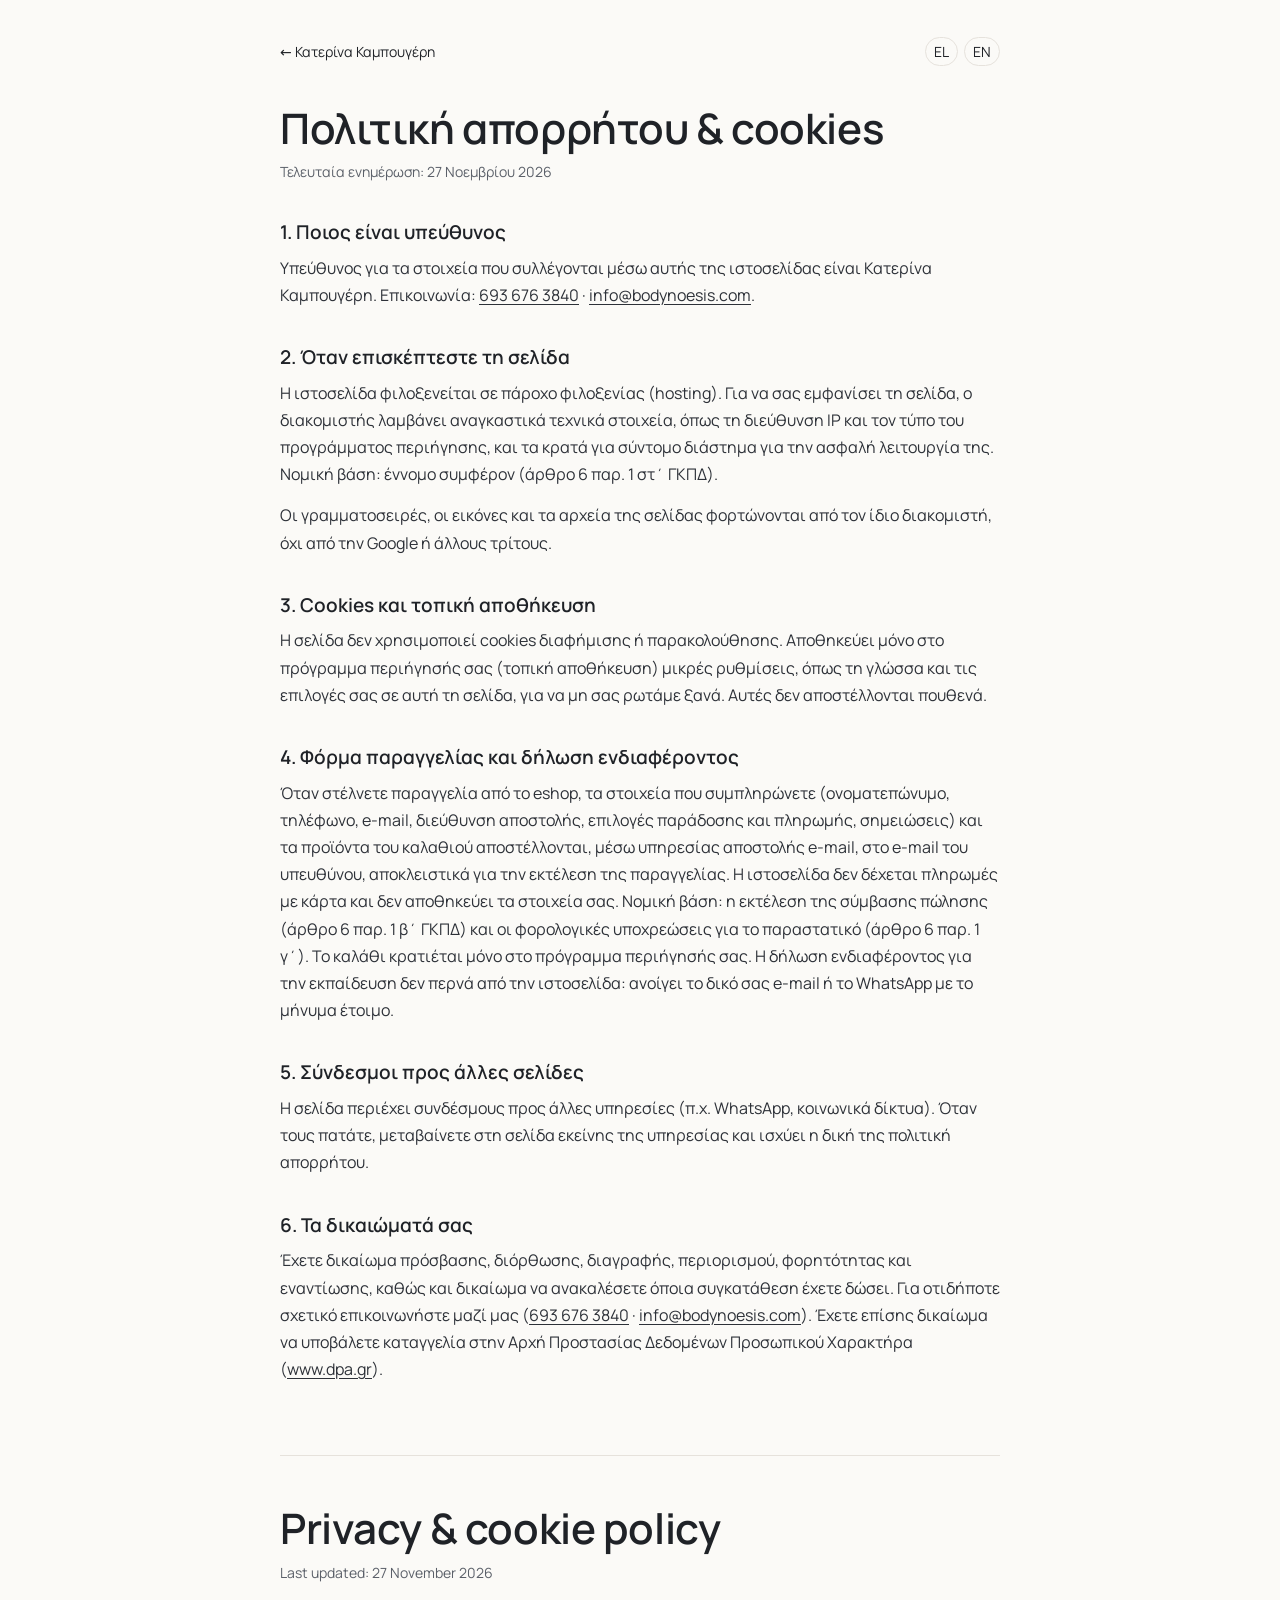
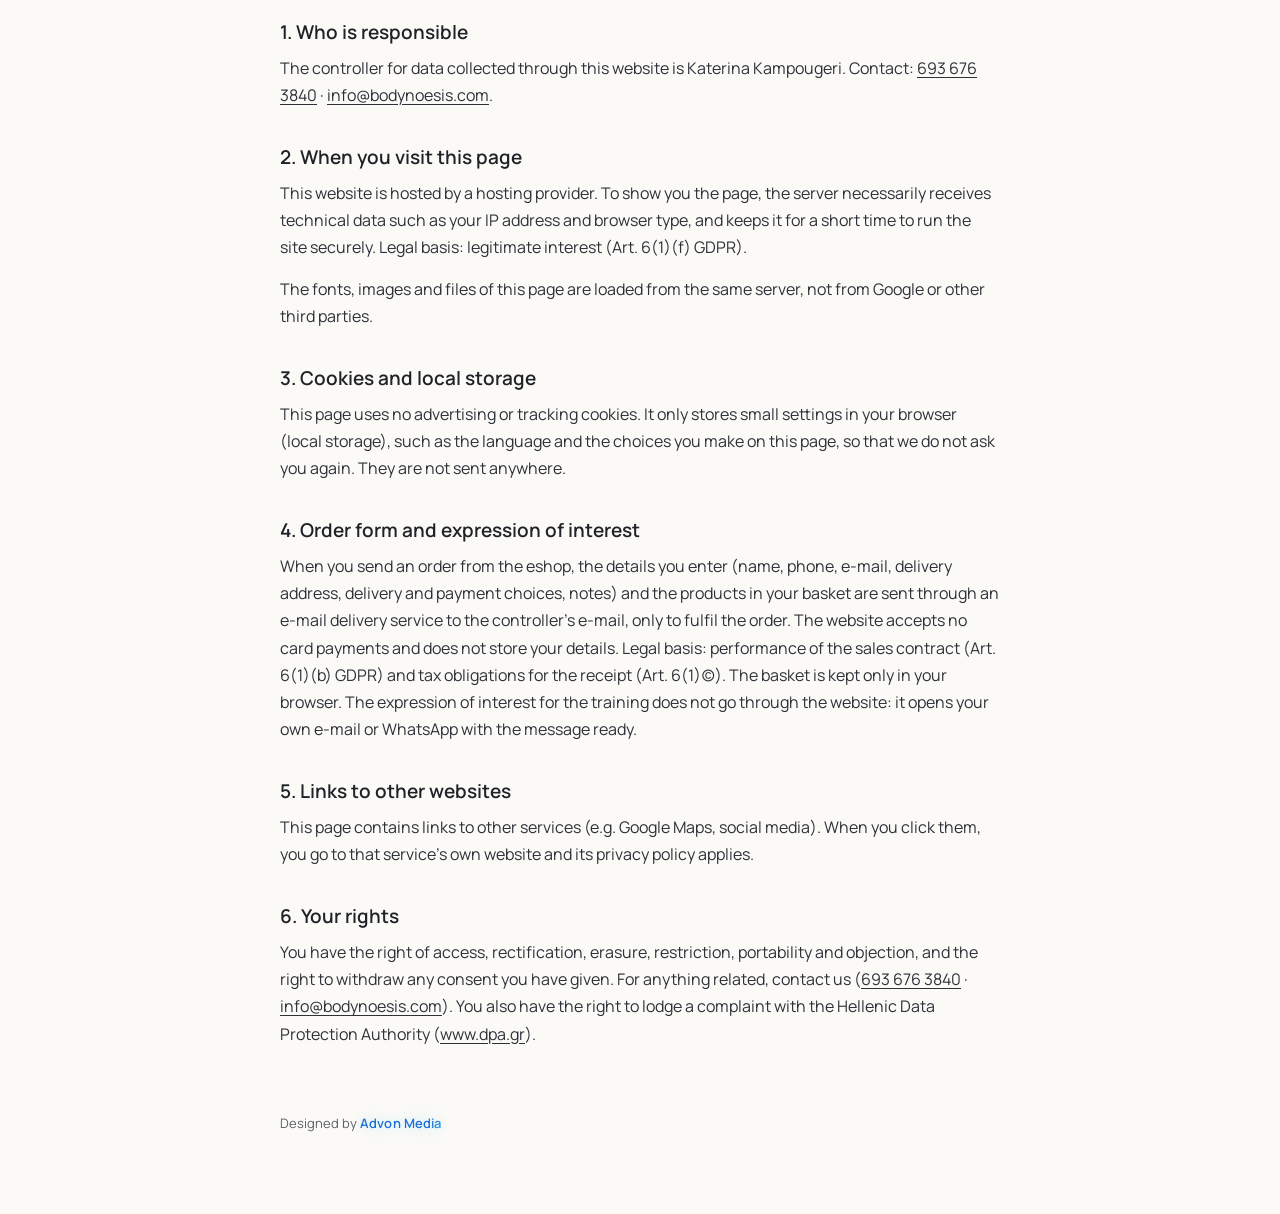
<file: privacy.html>
<!DOCTYPE html>
<html lang="el">
<head>
<meta charset="utf-8">
<meta name="viewport" content="width=device-width, initial-scale=1">
<title>Πολιτική απορρήτου & cookies · Κατερίνα Καμπουγέρη</title>
<!-- advon-icons · favicon.py · made from assets/img/body-noesis-icon.svg · vce3b1644 -->
<link rel="icon" href="favicon.ico?v=ce3b1644" sizes="32x32">
<link rel="icon" href="assets/icons/favicon.svg?v=ce3b1644" type="image/svg+xml">
<link rel="icon" href="assets/icons/favicon-96.png?v=ce3b1644" type="image/png" sizes="96x96">
<link rel="icon" href="assets/icons/favicon-48.png?v=ce3b1644" type="image/png" sizes="48x48">
<link rel="apple-touch-icon" href="assets/icons/apple-touch-icon.png?v=ce3b1644">
<link rel="manifest" href="site.webmanifest?v=ce3b1644">
<meta name="theme-color" content="#F5F1EA">
<!-- /advon-icons -->
<meta name="robots" content="index,follow">
<script id="advon-draft-guard">/* Advon: drafts stay out of Google; the real domain is untouched */(function(h){if(/(^|\.)(drafts\.advonmedia\.com|github\.io|netlify\.app)$/.test(h)){var m=document.createElement("meta");m.name="robots";m.content="noindex,nofollow";document.head.appendChild(m)}})(location.hostname)</script>
<style id="advon-fonts">@font-face{font-family:'EB Garamond';font-style:normal;font-weight:500;font-display:swap;src:url(assets/fonts/eb-garamond-greek-500.woff2) format('woff2');unicode-range:U+0370-0377,U+037A-037F,U+0384-038A,U+038C,U+038E-03A1,U+03A3-03FF}
@font-face{font-family:'EB Garamond';font-style:normal;font-weight:500;font-display:swap;src:url(assets/fonts/eb-garamond-latin-500.woff2) format('woff2');unicode-range:U+0000-00FF,U+0131,U+0152-0153,U+02BB-02BC,U+02C6,U+02DA,U+02DC,U+0304,U+0308,U+0329,U+2000-206F,U+20AC,U+2122,U+2191,U+2193,U+2212,U+2215,U+FEFF,U+FFFD}
@font-face{font-family:'Manrope';font-style:normal;font-weight:400;font-display:swap;src:url(assets/fonts/manrope-greek-400.woff2) format('woff2');unicode-range:U+0370-0377,U+037A-037F,U+0384-038A,U+038C,U+038E-03A1,U+03A3-03FF}
@font-face{font-family:'Manrope';font-style:normal;font-weight:400;font-display:swap;src:url(assets/fonts/manrope-latin-400.woff2) format('woff2');unicode-range:U+0000-00FF,U+0131,U+0152-0153,U+02BB-02BC,U+02C6,U+02DA,U+02DC,U+0304,U+0308,U+0329,U+2000-206F,U+20AC,U+2122,U+2191,U+2193,U+2212,U+2215,U+FEFF,U+FFFD}
@font-face{font-family:'Manrope';font-style:normal;font-weight:600;font-display:swap;src:url(assets/fonts/manrope-greek-600.woff2) format('woff2');unicode-range:U+0370-0377,U+037A-037F,U+0384-038A,U+038C,U+038E-03A1,U+03A3-03FF}
@font-face{font-family:'Manrope';font-style:normal;font-weight:600;font-display:swap;src:url(assets/fonts/manrope-latin-600.woff2) format('woff2');unicode-range:U+0000-00FF,U+0131,U+0152-0153,U+02BB-02BC,U+02C6,U+02DA,U+02DC,U+0304,U+0308,U+0329,U+2000-206F,U+20AC,U+2122,U+2191,U+2193,U+2212,U+2215,U+FEFF,U+FFFD}</style>
<style>
:root{--ink:#1f2227;--mute:#5b6069;--line:#e6e2dc;--paper:#fbfaf7}
*{box-sizing:border-box}html{-webkit-text-size-adjust:100%}
body{margin:0;background:var(--paper);color:var(--ink);font-family:'Manrope',system-ui,-apple-system,"Segoe UI",Roboto,"Helvetica Neue",Arial,sans-serif;font-size:16px;line-height:1.7;-webkit-font-smoothing:antialiased}
.w{max-width:760px;margin:0 auto;padding:40px 20px 80px}
nav{display:flex;justify-content:space-between;align-items:center;gap:16px;font-size:14px;margin-bottom:40px}
nav a{color:var(--ink);text-decoration:none}nav a:hover{text-decoration:underline;text-underline-offset:4px}
.lang a{padding:4px 8px;border:1px solid var(--line);border-radius:999px;margin-left:6px}
h1{font-size:clamp(30px,5vw,42px);line-height:1.15;margin:0 0 8px;font-weight:600;letter-spacing:-.01em}
.upd{color:var(--mute);font-size:14px;margin:0 0 36px}
h2{font-size:19px;line-height:1.3;margin:36px 0 10px;font-weight:600}
p{margin:0 0 14px;color:#2d3138}a{color:inherit;text-underline-offset:3px}
section+section{margin-top:72px;padding-top:48px;border-top:1px solid var(--line)}
.reset{margin-top:34px}button{font:inherit;font-size:14px;font-weight:600;padding:12px 20px;border-radius:999px;border:1px solid var(--ink);background:var(--ink);color:#fff;cursor:pointer}
.done{margin-left:10px;color:var(--mute);font-size:14px}
footer{margin-top:64px;color:var(--mute);font-size:13px}
.adv{font-weight:800;letter-spacing:.01em;color:#1C6FD8;background:linear-gradient(100deg,#1C6FD8 0%,#1C6FD8 32%,#2AA8EE 42%,#47C8F5 47%,#8BE0FC 50%,#47C8F5 53%,#2AA8EE 58%,#1C6FD8 68%,#1C6FD8 100%);background-size:260% 100%;-webkit-background-clip:text;background-clip:text;-webkit-text-fill-color:transparent;filter:drop-shadow(0 0 6px rgba(71,200,245,.38));animation:advShine 3.8s ease-in-out infinite}@keyframes advShine{0%{background-position:100% 0}62%,100%{background-position:0 0}}@media (prefers-reduced-motion:reduce){.adv{animation:none;background-position:50% 0}}
</style>
</head>
<body>
<div class="w">
<nav><a href="index.html">← <span>Κατερίνα Καμπουγέρη</span></a><span class="lang"><a href="#el" lang="el">EL</a><a href="#en" lang="en">EN</a></span></nav>
<section id="el">
<h1>Πολιτική απορρήτου &amp; cookies</h1>
<p class="upd">Τελευταία ενημέρωση: 27 Νοεμβρίου 2026</p>
<h2>1. Ποιος είναι υπεύθυνος</h2>
<p>Υπεύθυνος για τα στοιχεία που συλλέγονται μέσω αυτής της ιστοσελίδας είναι Κατερίνα Καμπουγέρη. Επικοινωνία: <a href="tel:+306936763840">693 676 3840</a> · <a href="mailto:info@bodynoesis.com">info@bodynoesis.com</a>.</p>
<h2>2. Όταν επισκέπτεστε τη σελίδα</h2>
<p>Η ιστοσελίδα φιλοξενείται σε πάροχο φιλοξενίας (hosting). Για να σας εμφανίσει τη σελίδα, ο διακομιστής λαμβάνει αναγκαστικά τεχνικά στοιχεία, όπως τη διεύθυνση IP και τον τύπο του προγράμματος περιήγησης, και τα κρατά για σύντομο διάστημα για την ασφαλή λειτουργία της. Νομική βάση: έννομο συμφέρον (άρθρο 6 παρ. 1 στ΄ ΓΚΠΔ).</p><p>Οι γραμματοσειρές, οι εικόνες και τα αρχεία της σελίδας φορτώνονται από τον ίδιο διακομιστή, όχι από την Google ή άλλους τρίτους.</p>
<h2>3. Cookies και τοπική αποθήκευση</h2>
<p>Η σελίδα δεν χρησιμοποιεί cookies διαφήμισης ή παρακολούθησης. Αποθηκεύει μόνο στο πρόγραμμα περιήγησής σας (τοπική αποθήκευση) μικρές ρυθμίσεις, όπως τη γλώσσα και τις επιλογές σας σε αυτή τη σελίδα, για να μη σας ρωτάμε ξανά. Αυτές δεν αποστέλλονται πουθενά.</p>
<h2>4. Φόρμα παραγγελίας και δήλωση ενδιαφέροντος</h2><p>Όταν στέλνετε παραγγελία από το eshop, τα στοιχεία που συμπληρώνετε (ονοματεπώνυμο, τηλέφωνο, e-mail, διεύθυνση αποστολής, επιλογές παράδοσης και πληρωμής, σημειώσεις) και τα προϊόντα του καλαθιού αποστέλλονται, μέσω υπηρεσίας αποστολής e-mail, στο e-mail του υπευθύνου, αποκλειστικά για την εκτέλεση της παραγγελίας. Η ιστοσελίδα δεν δέχεται πληρωμές με κάρτα και δεν αποθηκεύει τα στοιχεία σας. Νομική βάση: η εκτέλεση της σύμβασης πώλησης (άρθρο 6 παρ. 1 β΄ ΓΚΠΔ) και οι φορολογικές υποχρεώσεις για το παραστατικό (άρθρο 6 παρ. 1 γ΄). Το καλάθι κρατιέται μόνο στο πρόγραμμα περιήγησής σας. Η δήλωση ενδιαφέροντος για την εκπαίδευση δεν περνά από την ιστοσελίδα: ανοίγει το δικό σας e-mail ή το WhatsApp με το μήνυμα έτοιμο.</p><h2>5. Σύνδεσμοι προς άλλες σελίδες</h2>
<p>Η σελίδα περιέχει συνδέσμους προς άλλες υπηρεσίες (π.χ. WhatsApp, κοινωνικά δίκτυα). Όταν τους πατάτε, μεταβαίνετε στη σελίδα εκείνης της υπηρεσίας και ισχύει η δική της πολιτική απορρήτου.</p>
<h2>6. Τα δικαιώματά σας</h2>
<p>Έχετε δικαίωμα πρόσβασης, διόρθωσης, διαγραφής, περιορισμού, φορητότητας και εναντίωσης, καθώς και δικαίωμα να ανακαλέσετε όποια συγκατάθεση έχετε δώσει. Για οτιδήποτε σχετικό επικοινωνήστε μαζί μας (<a href="tel:+306936763840">693 676 3840</a> · <a href="mailto:info@bodynoesis.com">info@bodynoesis.com</a>). Έχετε επίσης δικαίωμα να υποβάλετε καταγγελία στην Αρχή Προστασίας Δεδομένων Προσωπικού Χαρακτήρα (<a href="https://www.dpa.gr" rel="noopener">www.dpa.gr</a>).</p>

</section>
<section id="en" lang="en">
<h1>Privacy &amp; cookie policy</h1>
<p class="upd">Last updated: 27 November 2026</p>
<h2>1. Who is responsible</h2>
<p>The controller for data collected through this website is Katerina Kampougeri. Contact: <a href="tel:+306936763840">693 676 3840</a> · <a href="mailto:info@bodynoesis.com">info@bodynoesis.com</a>.</p>
<h2>2. When you visit this page</h2>
<p>This website is hosted by a hosting provider. To show you the page, the server necessarily receives technical data such as your IP address and browser type, and keeps it for a short time to run the site securely. Legal basis: legitimate interest (Art. 6(1)(f) GDPR).</p><p>The fonts, images and files of this page are loaded from the same server, not from Google or other third parties.</p>
<h2>3. Cookies and local storage</h2>
<p>This page uses no advertising or tracking cookies. It only stores small settings in your browser (local storage), such as the language and the choices you make on this page, so that we do not ask you again. They are not sent anywhere.</p>
<h2>4. Order form and expression of interest</h2><p>When you send an order from the eshop, the details you enter (name, phone, e-mail, delivery address, delivery and payment choices, notes) and the products in your basket are sent through an e-mail delivery service to the controller's e-mail, only to fulfil the order. The website accepts no card payments and does not store your details. Legal basis: performance of the sales contract (Art. 6(1)(b) GDPR) and tax obligations for the receipt (Art. 6(1)(c)). The basket is kept only in your browser. The expression of interest for the training does not go through the website: it opens your own e-mail or WhatsApp with the message ready.</p><h2>5. Links to other websites</h2>
<p>This page contains links to other services (e.g. Google Maps, social media). When you click them, you go to that service's own website and its privacy policy applies.</p>
<h2>6. Your rights</h2>
<p>You have the right of access, rectification, erasure, restriction, portability and objection, and the right to withdraw any consent you have given. For anything related, contact us (<a href="tel:+306936763840">693 676 3840</a> · <a href="mailto:info@bodynoesis.com">info@bodynoesis.com</a>). You also have the right to lodge a complaint with the Hellenic Data Protection Authority (<a href="https://www.dpa.gr" rel="noopener">www.dpa.gr</a>).</p>

</section>
<footer>Designed by <a href="https://advonmedia.com" rel="noopener" style="text-decoration:none"><b class="adv">Advon Media</b></a></footer>
</div>
<script>
function advonReset(b){try{localStorage.removeItem('advon-consent');localStorage.removeItem('mp-consent-v1')}catch(e){}
var h=location.hostname,ds=['',h,'.'+h,'.'+h.split('.').slice(-2).join('.')];
document.cookie.split(';').forEach(function(c){var n=c.split('=')[0].trim();if(/^(_ga|_gid|_gcl|_fbp|_fbc)/.test(n))ds.forEach(function(d){document.cookie=n+'=; Max-Age=0; path=/'+(d?'; domain='+d:'')})});
document.querySelectorAll('.done').forEach(function(s){s.hidden=false});}
</script>
</body>
</html>
</file>
